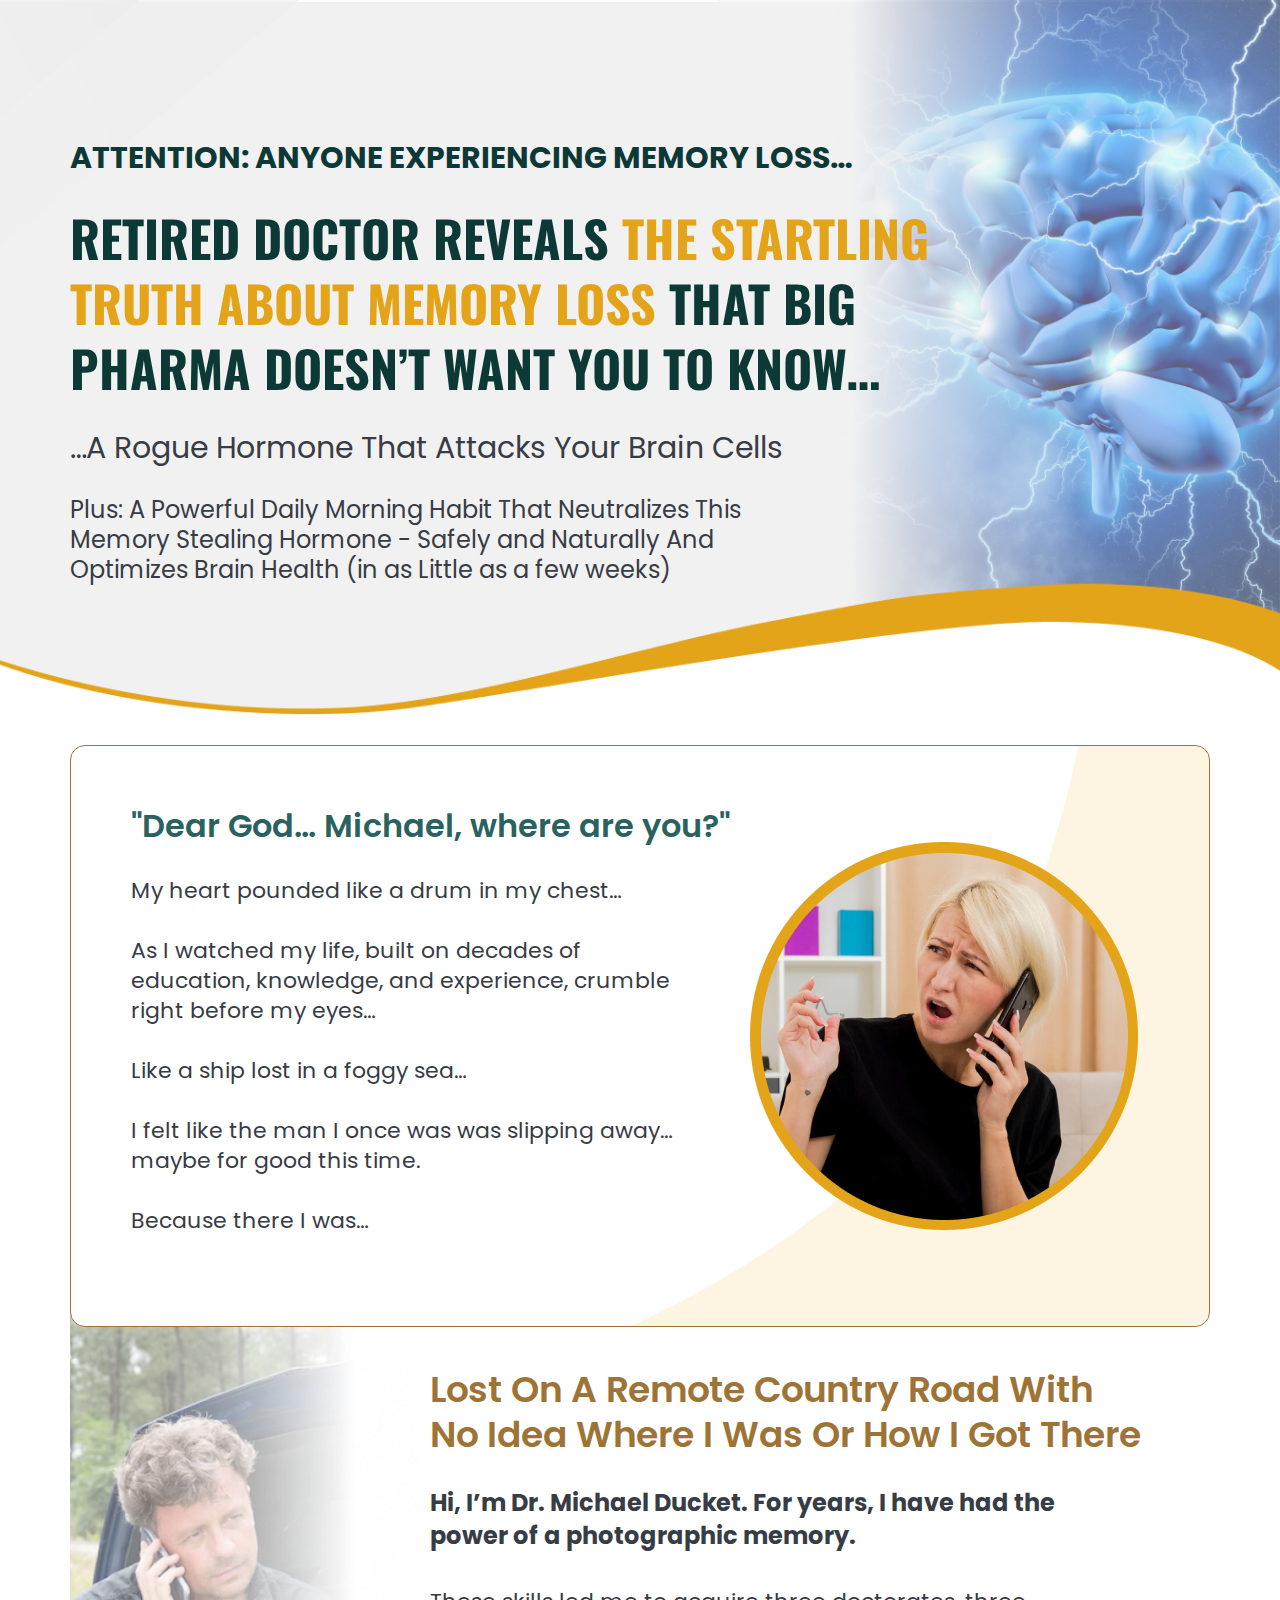
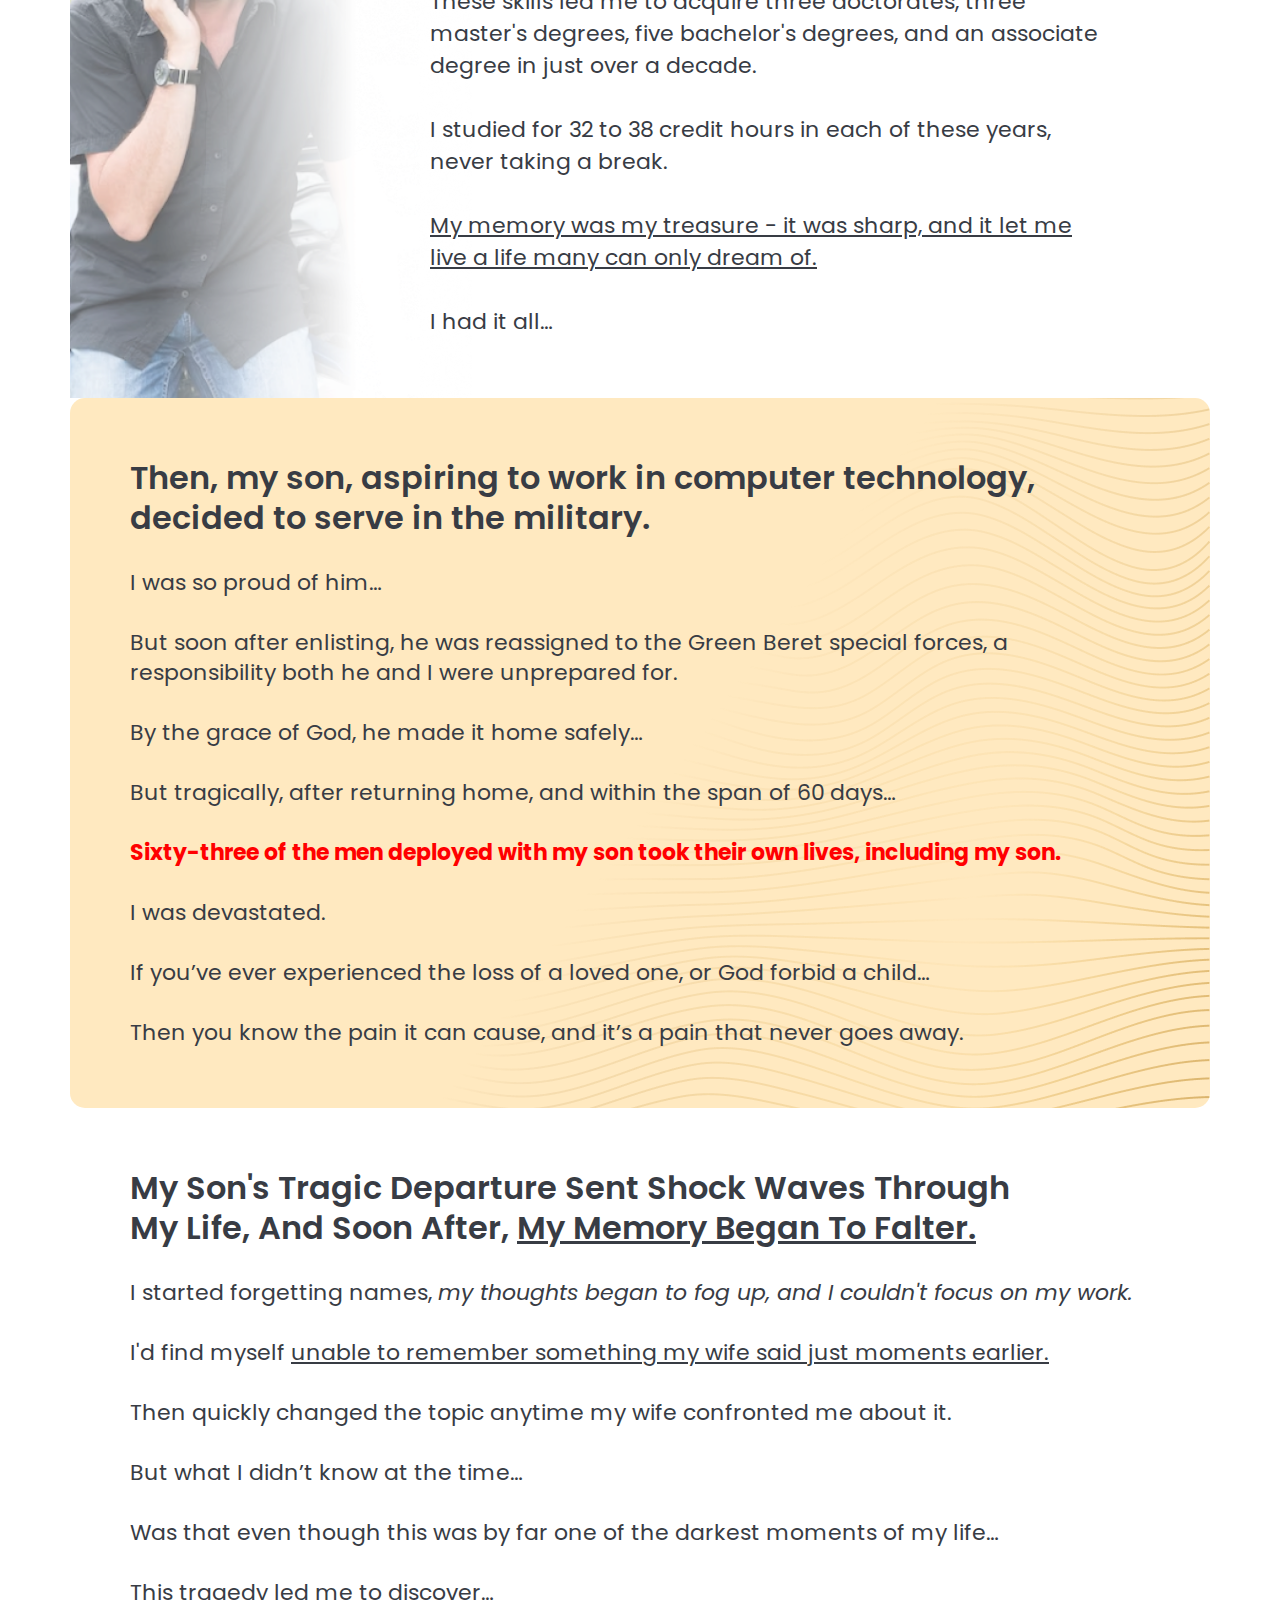
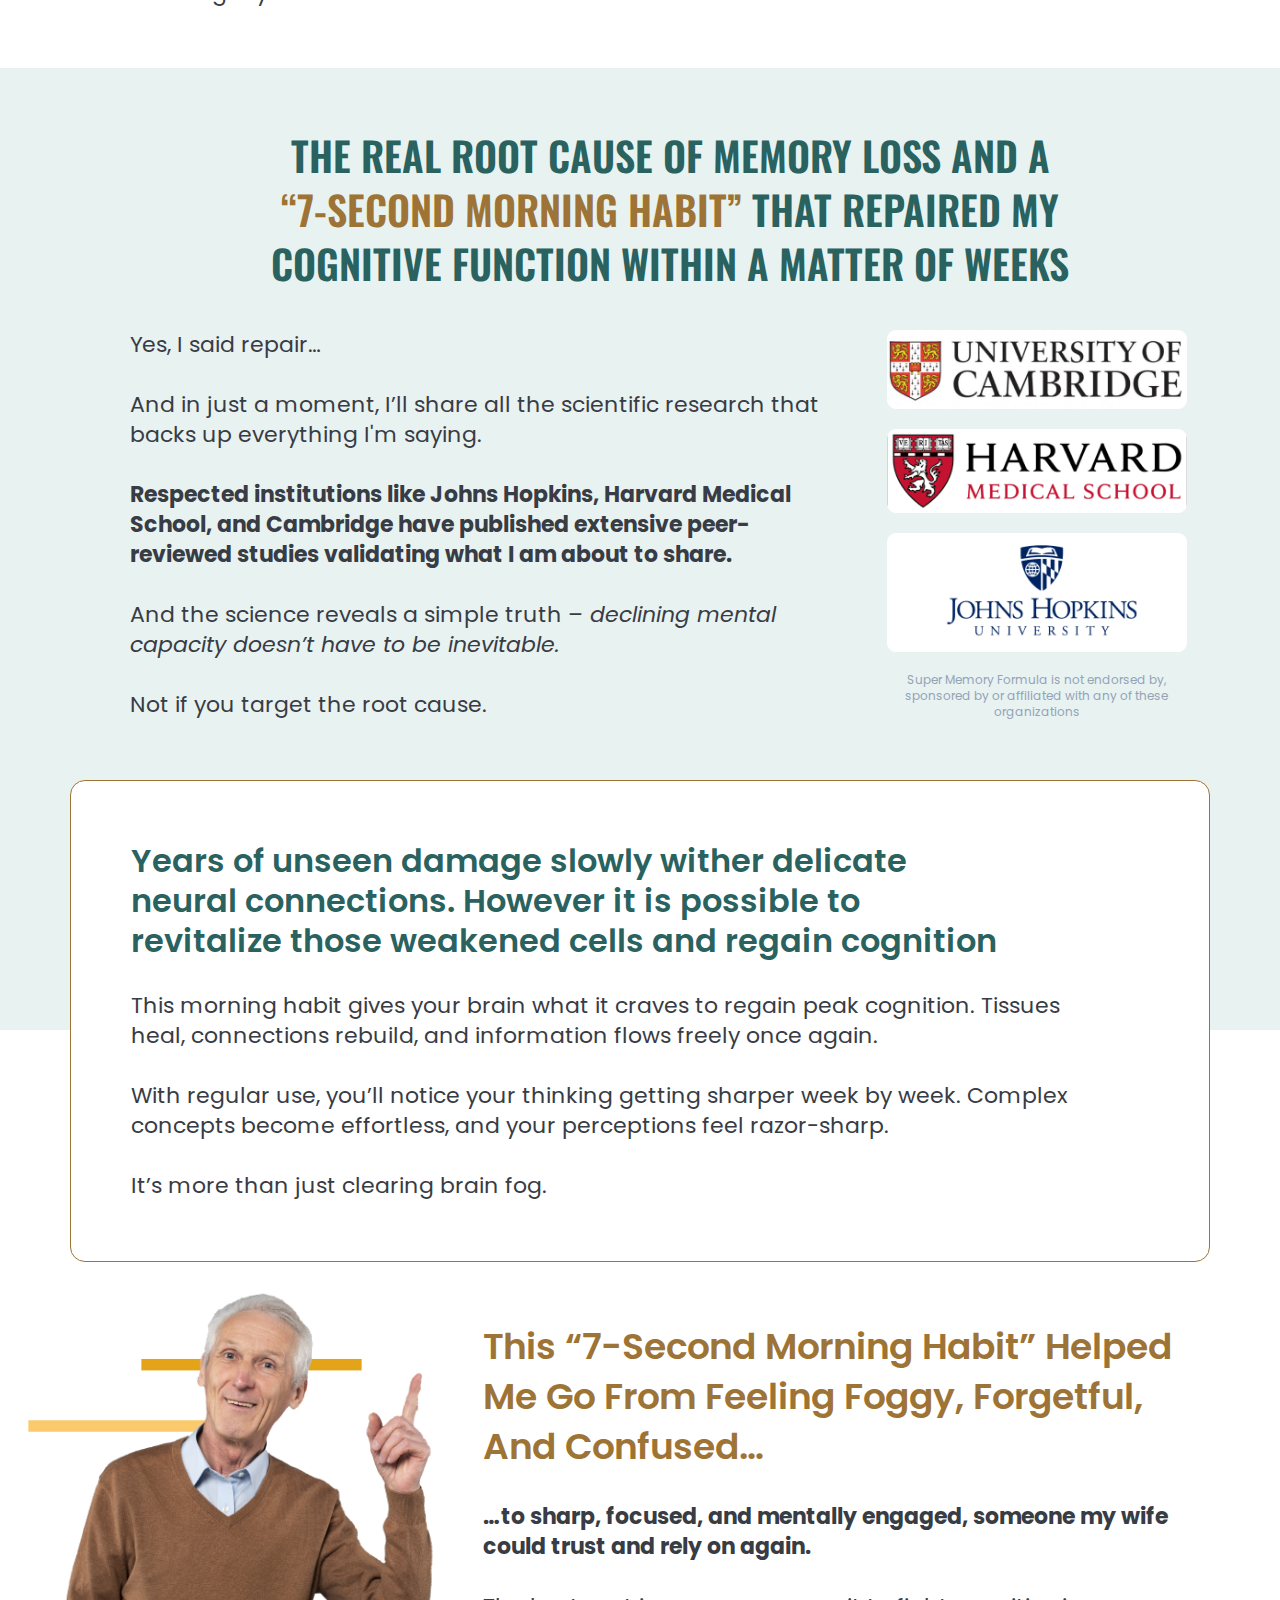
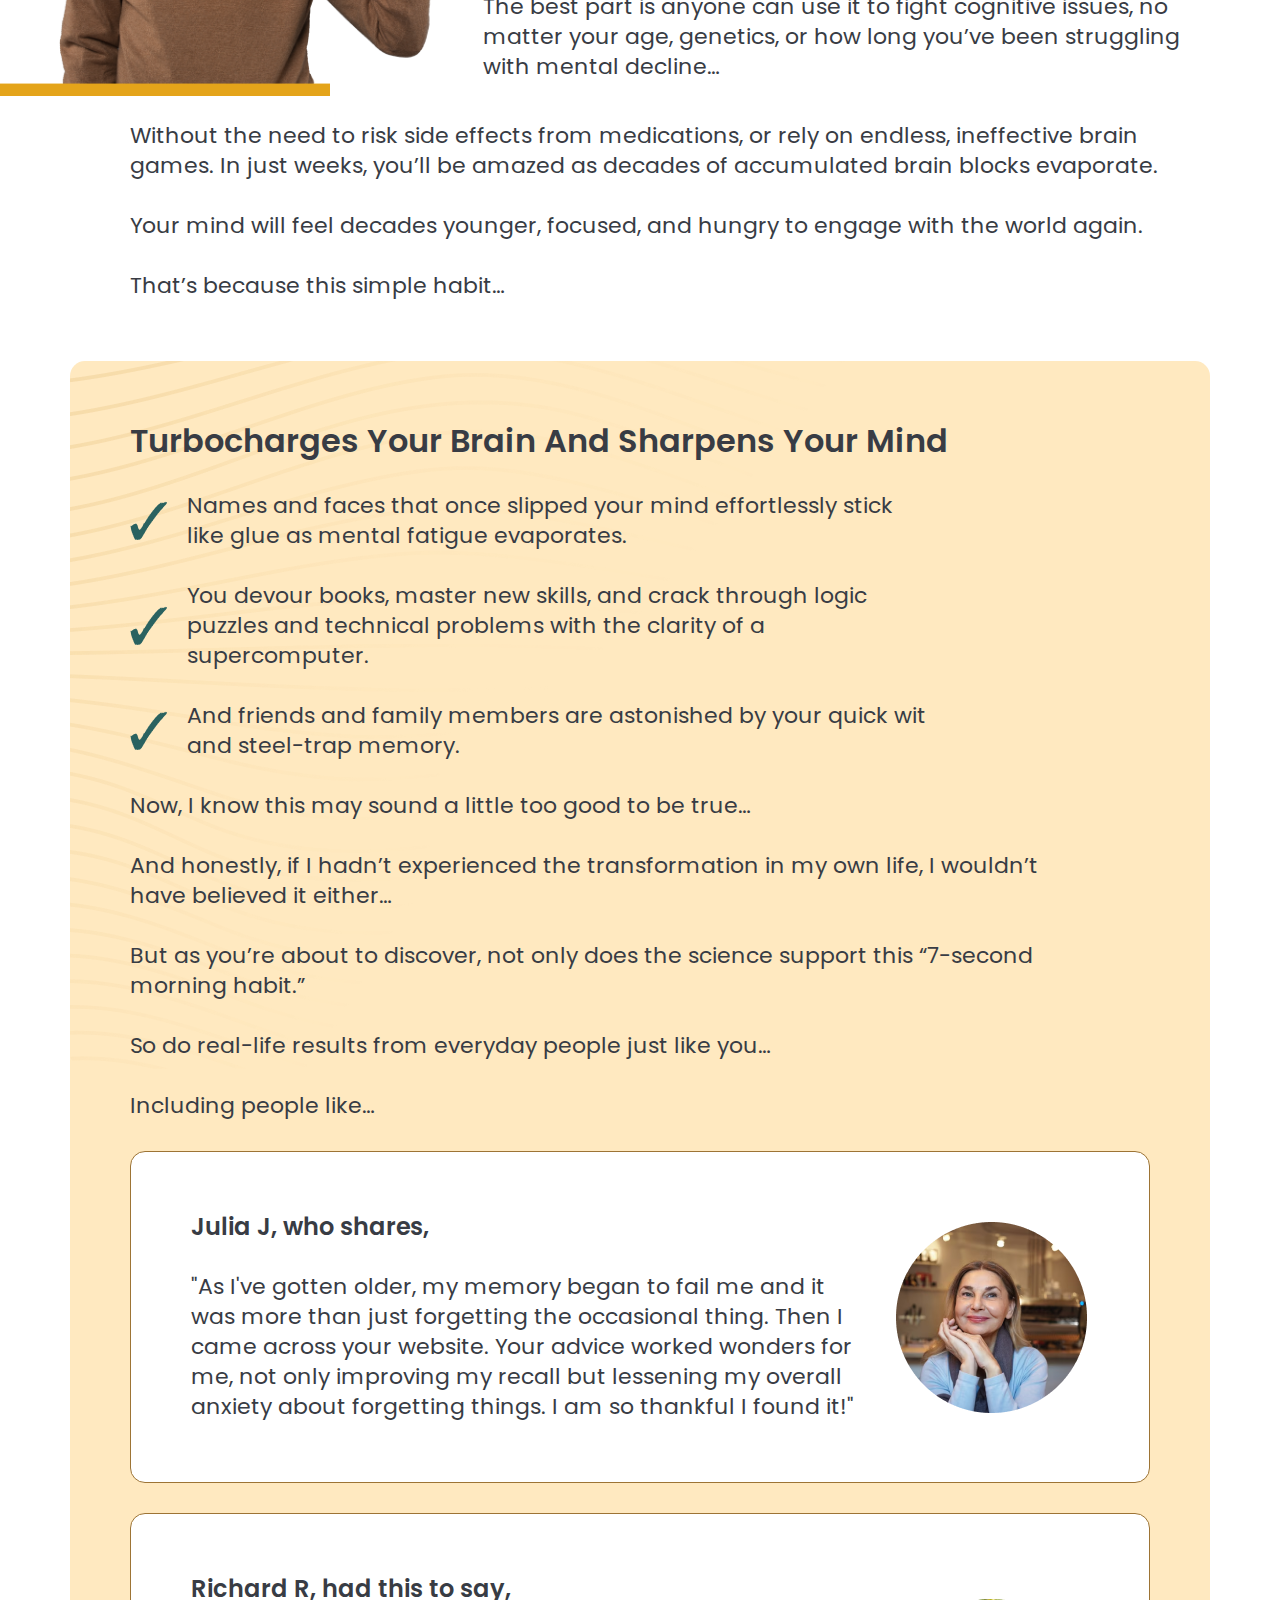
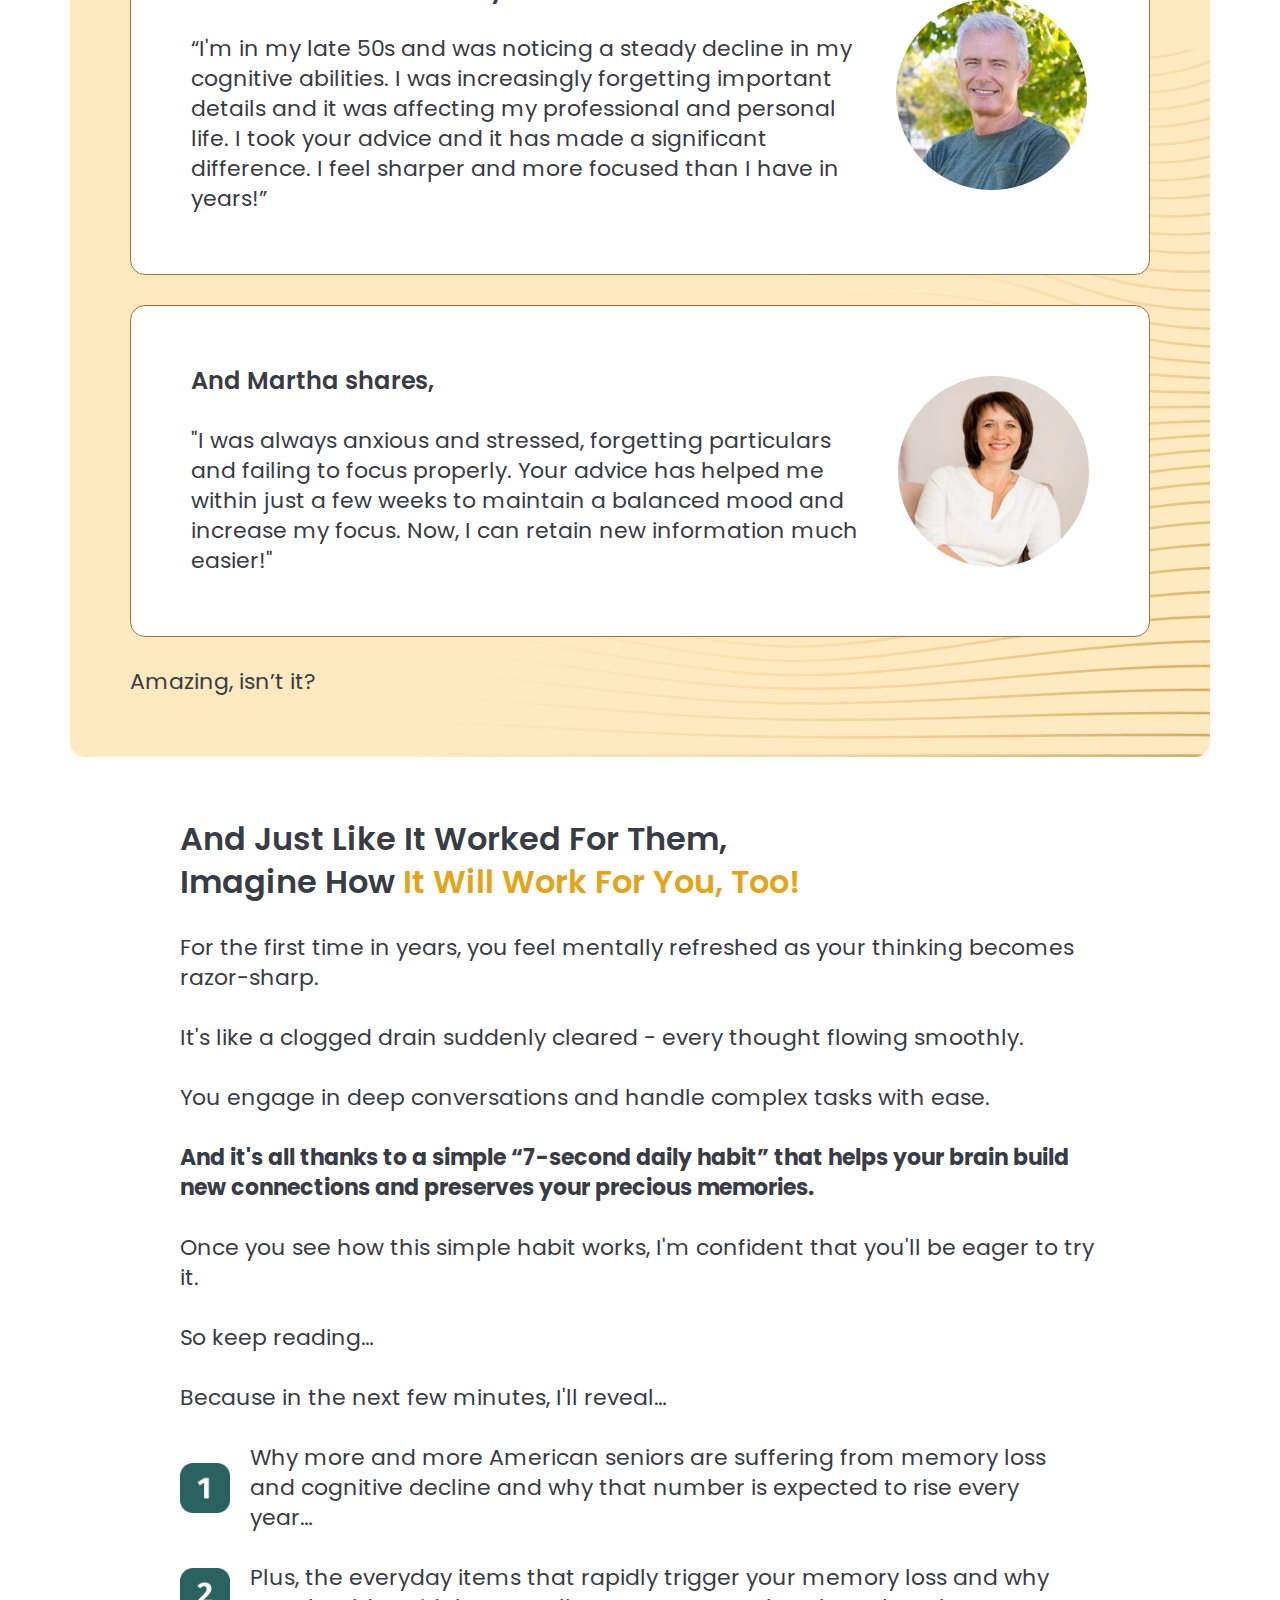
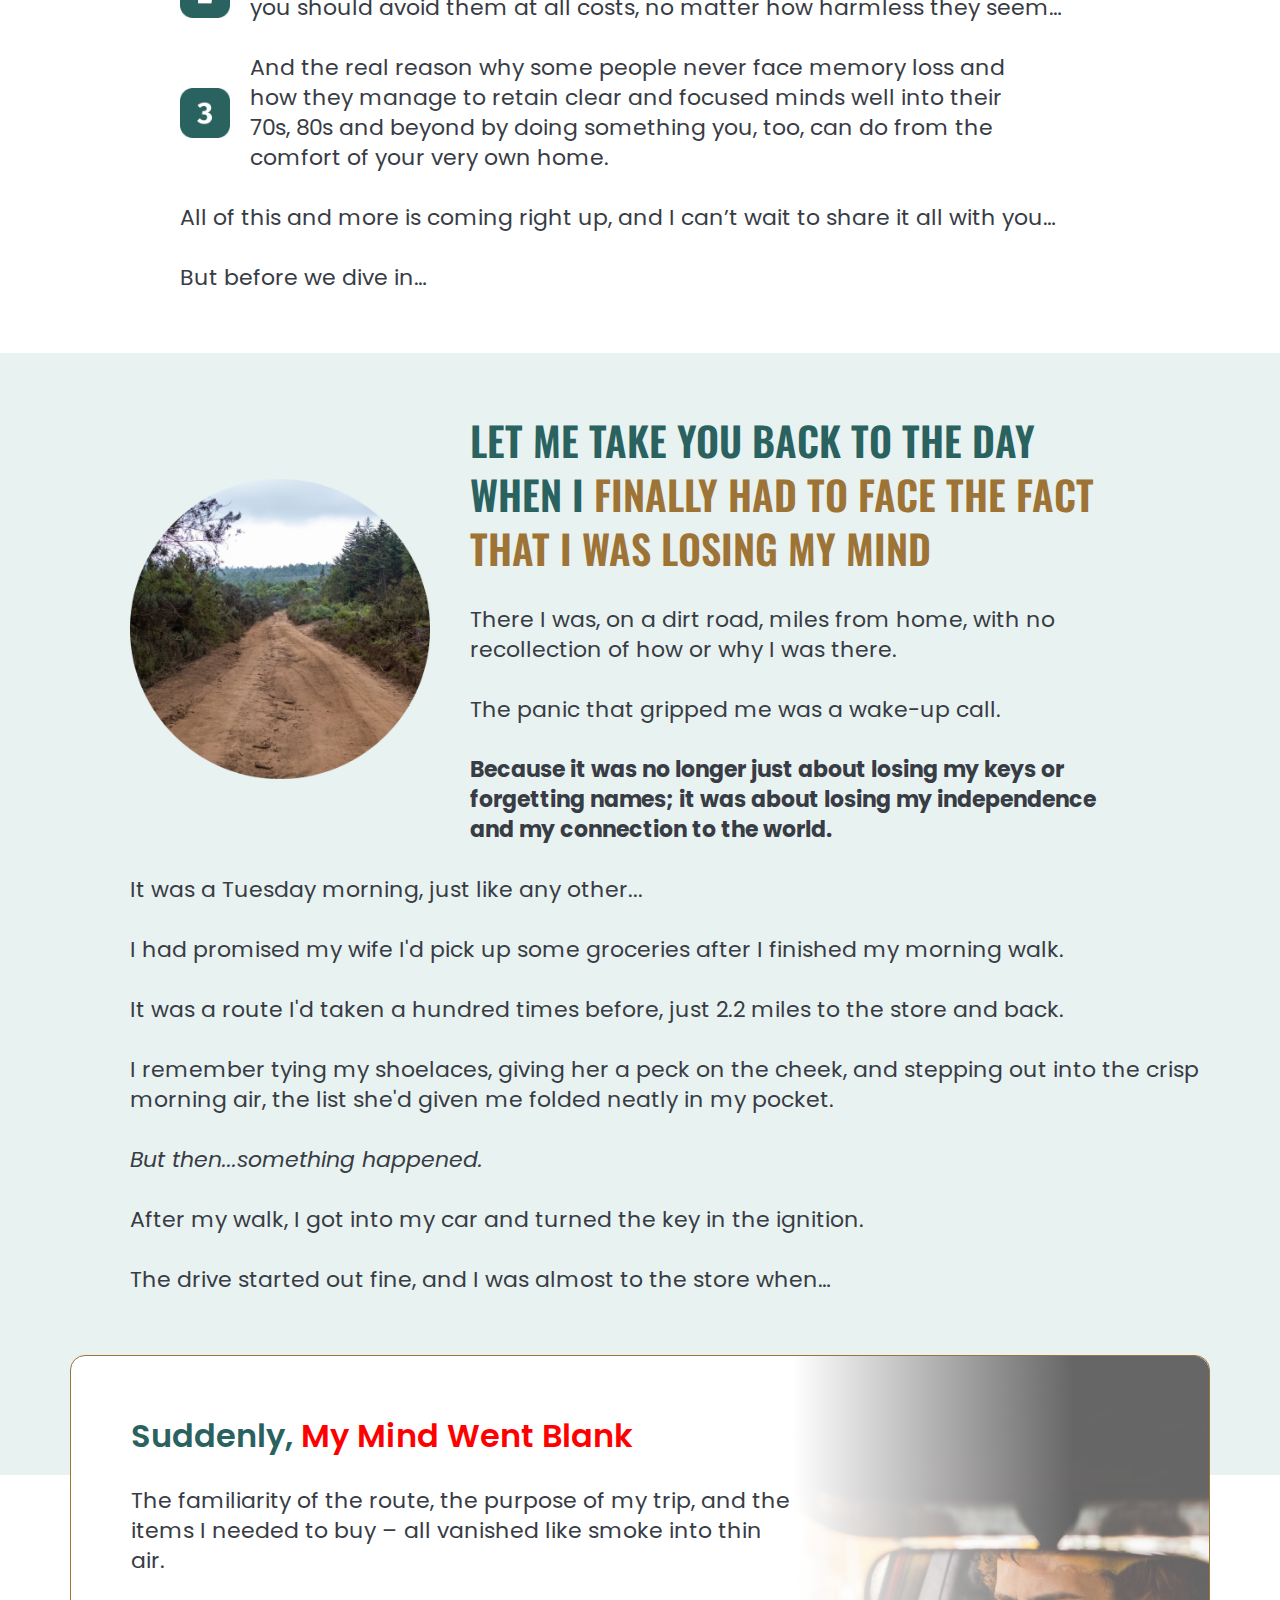
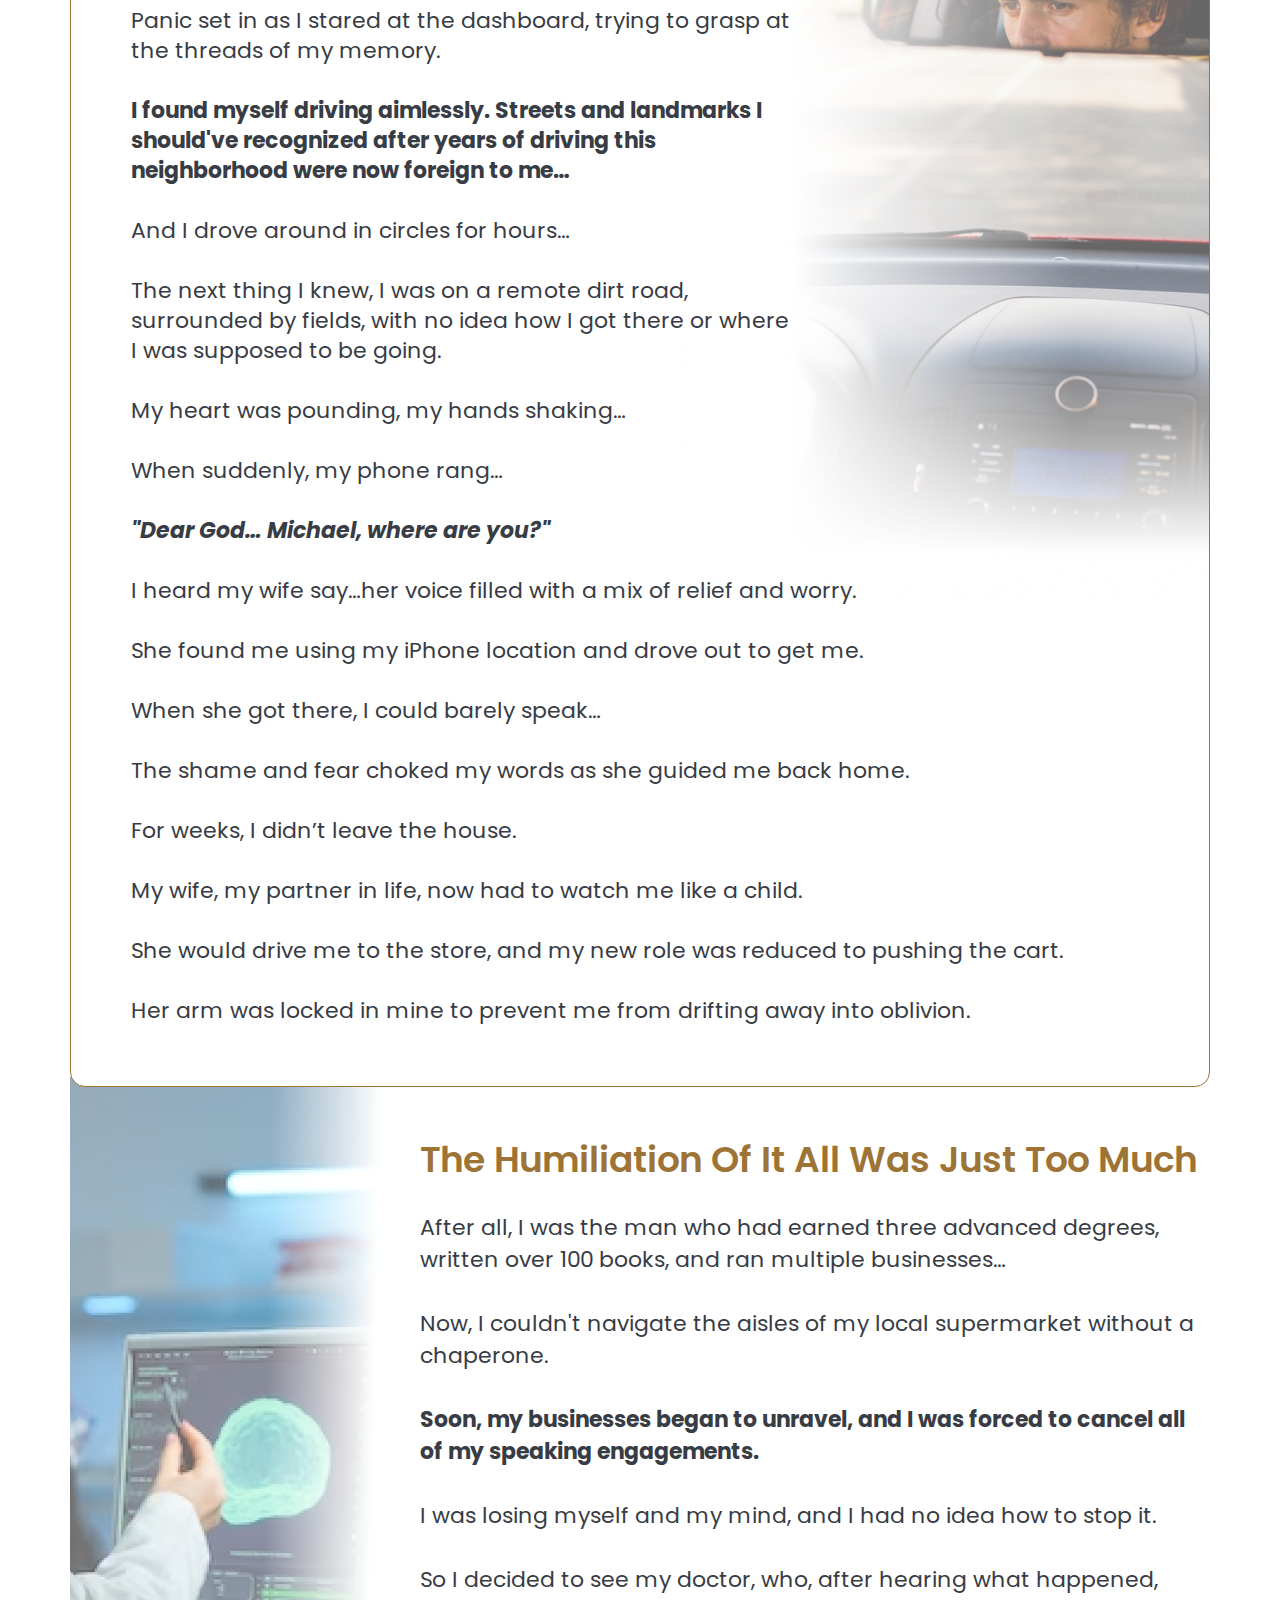
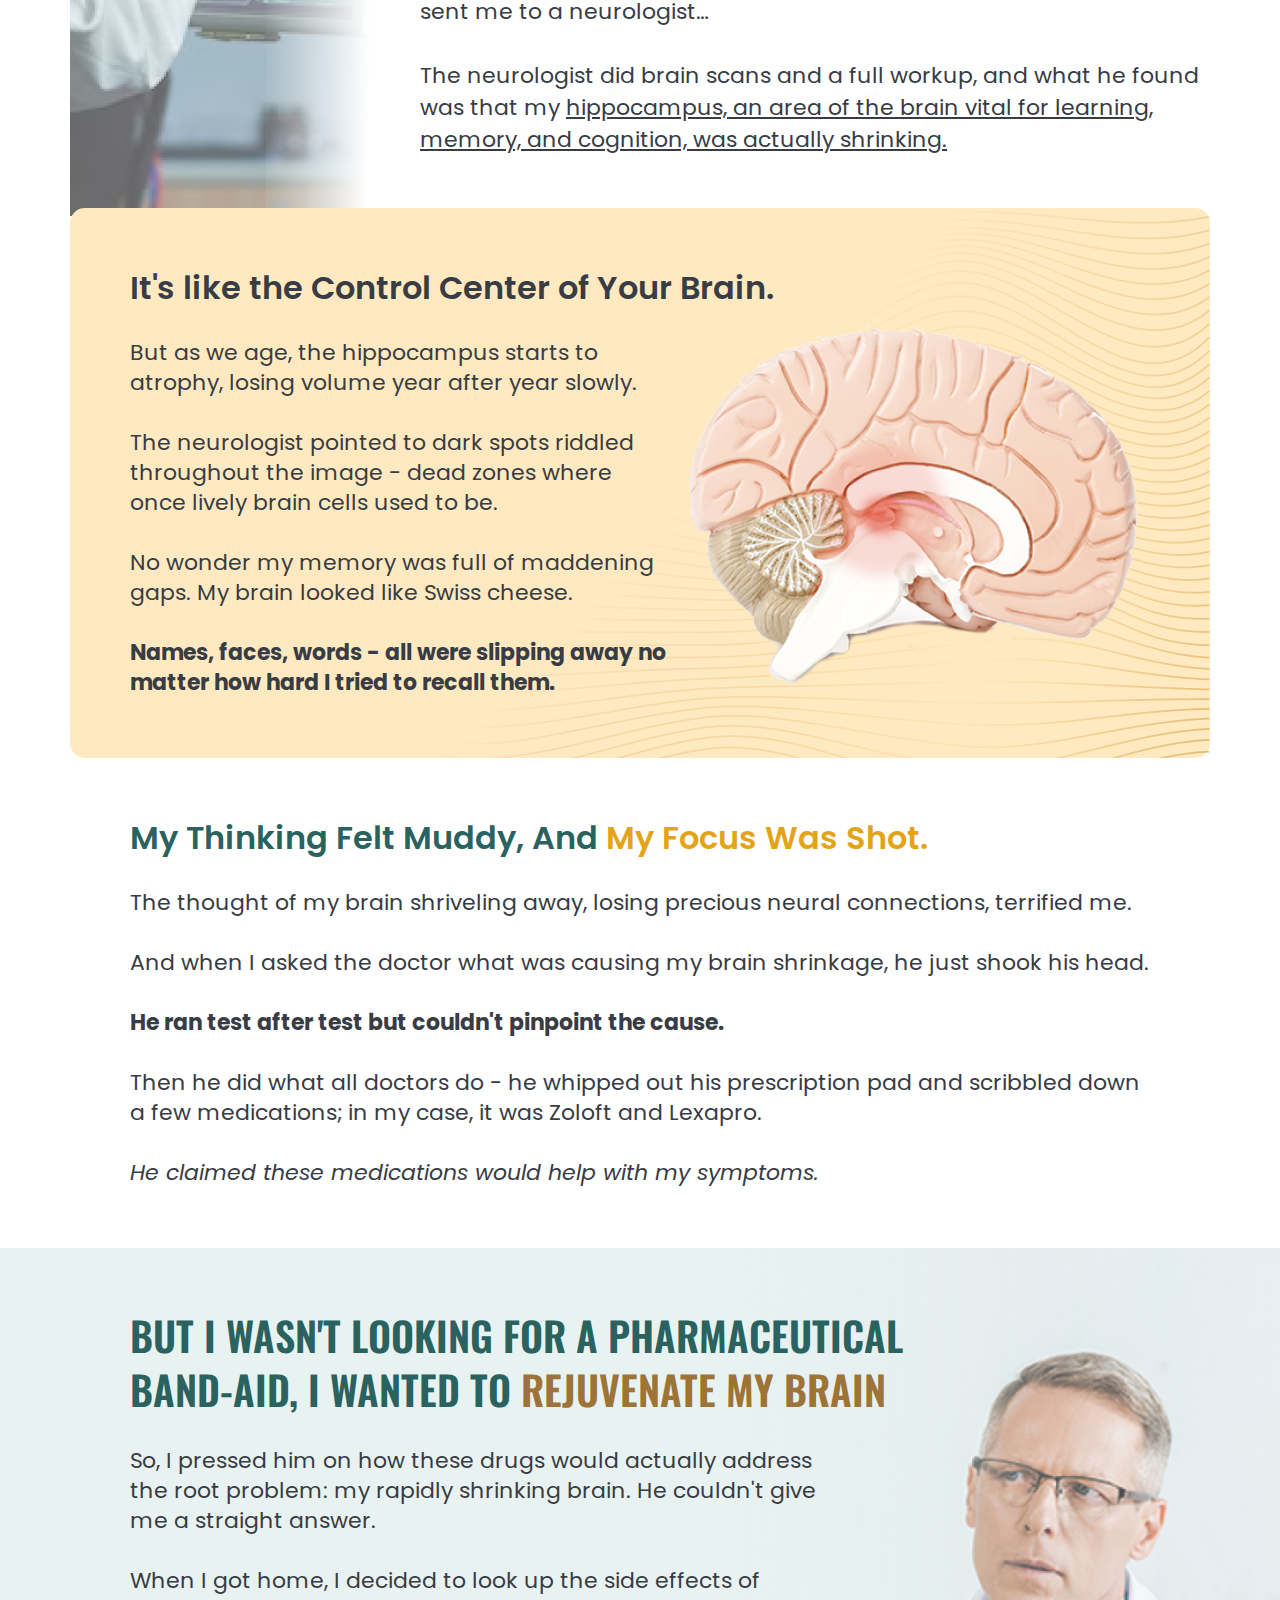
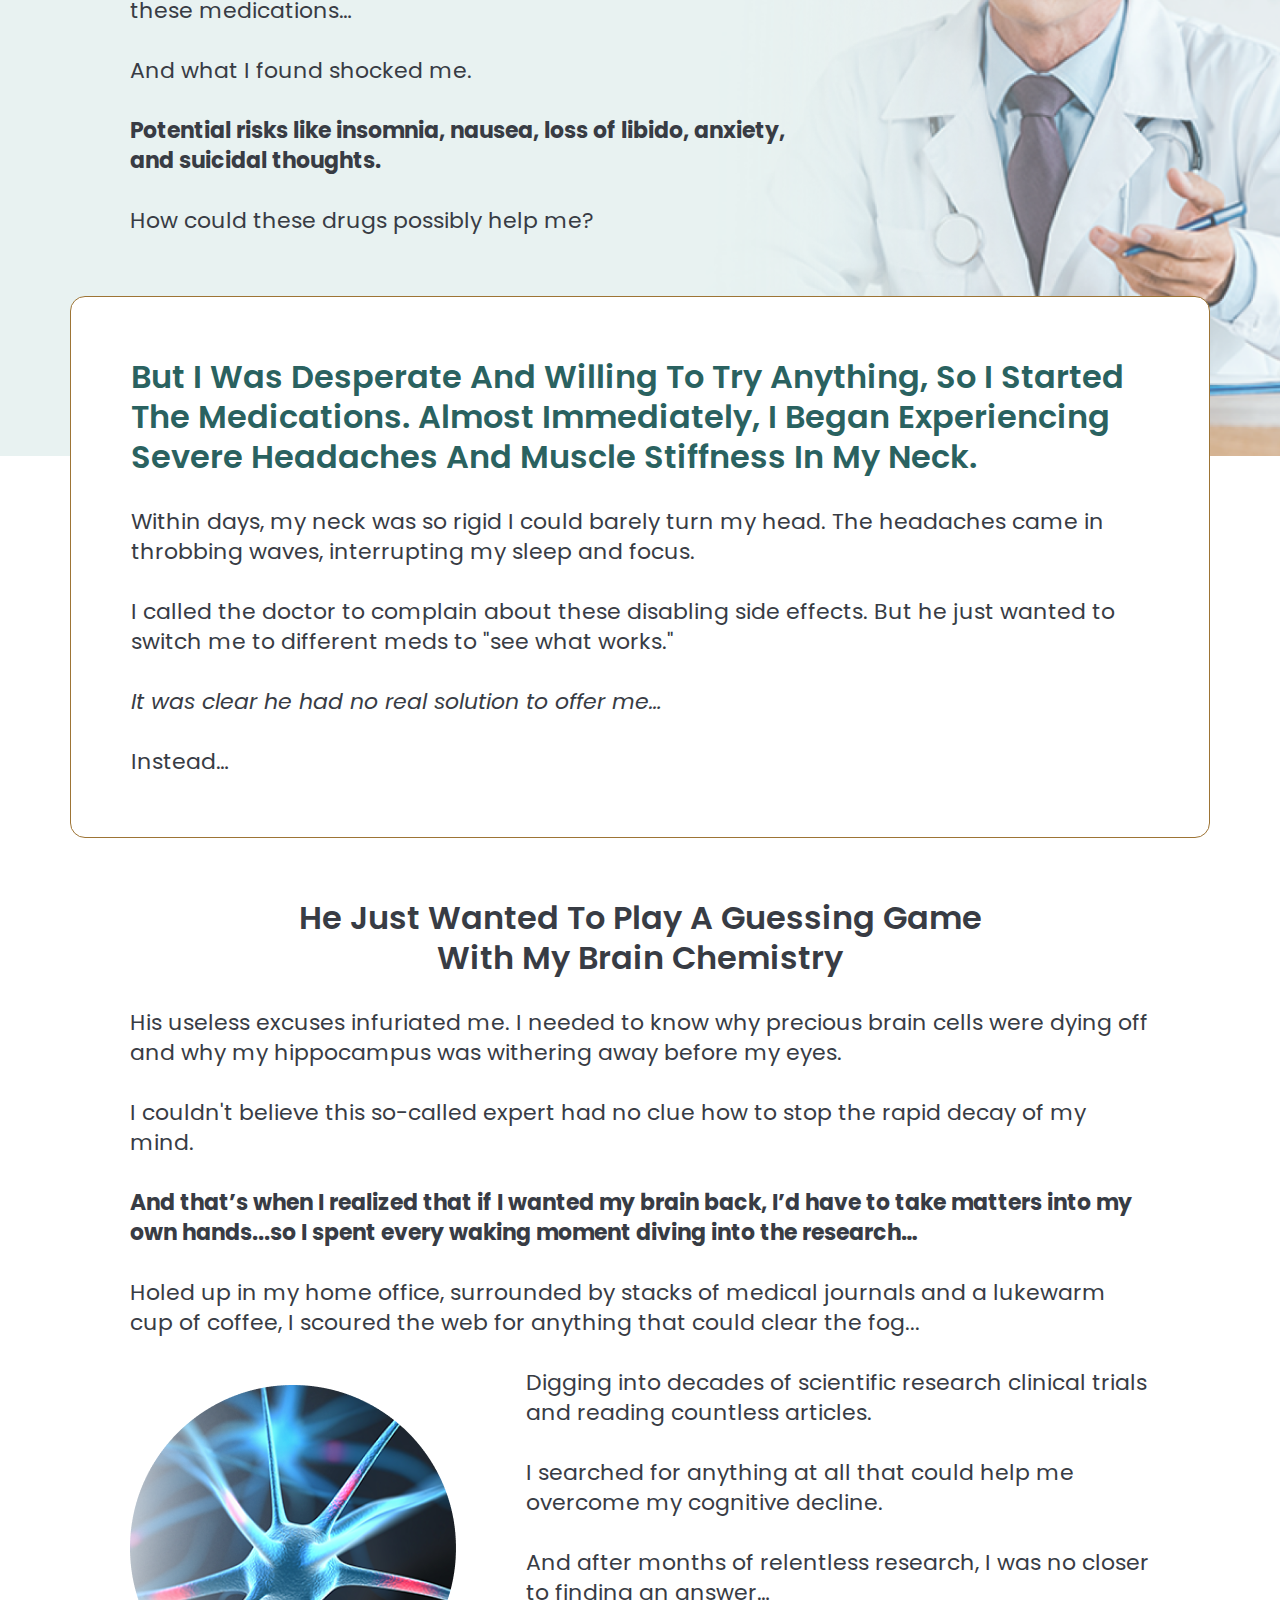
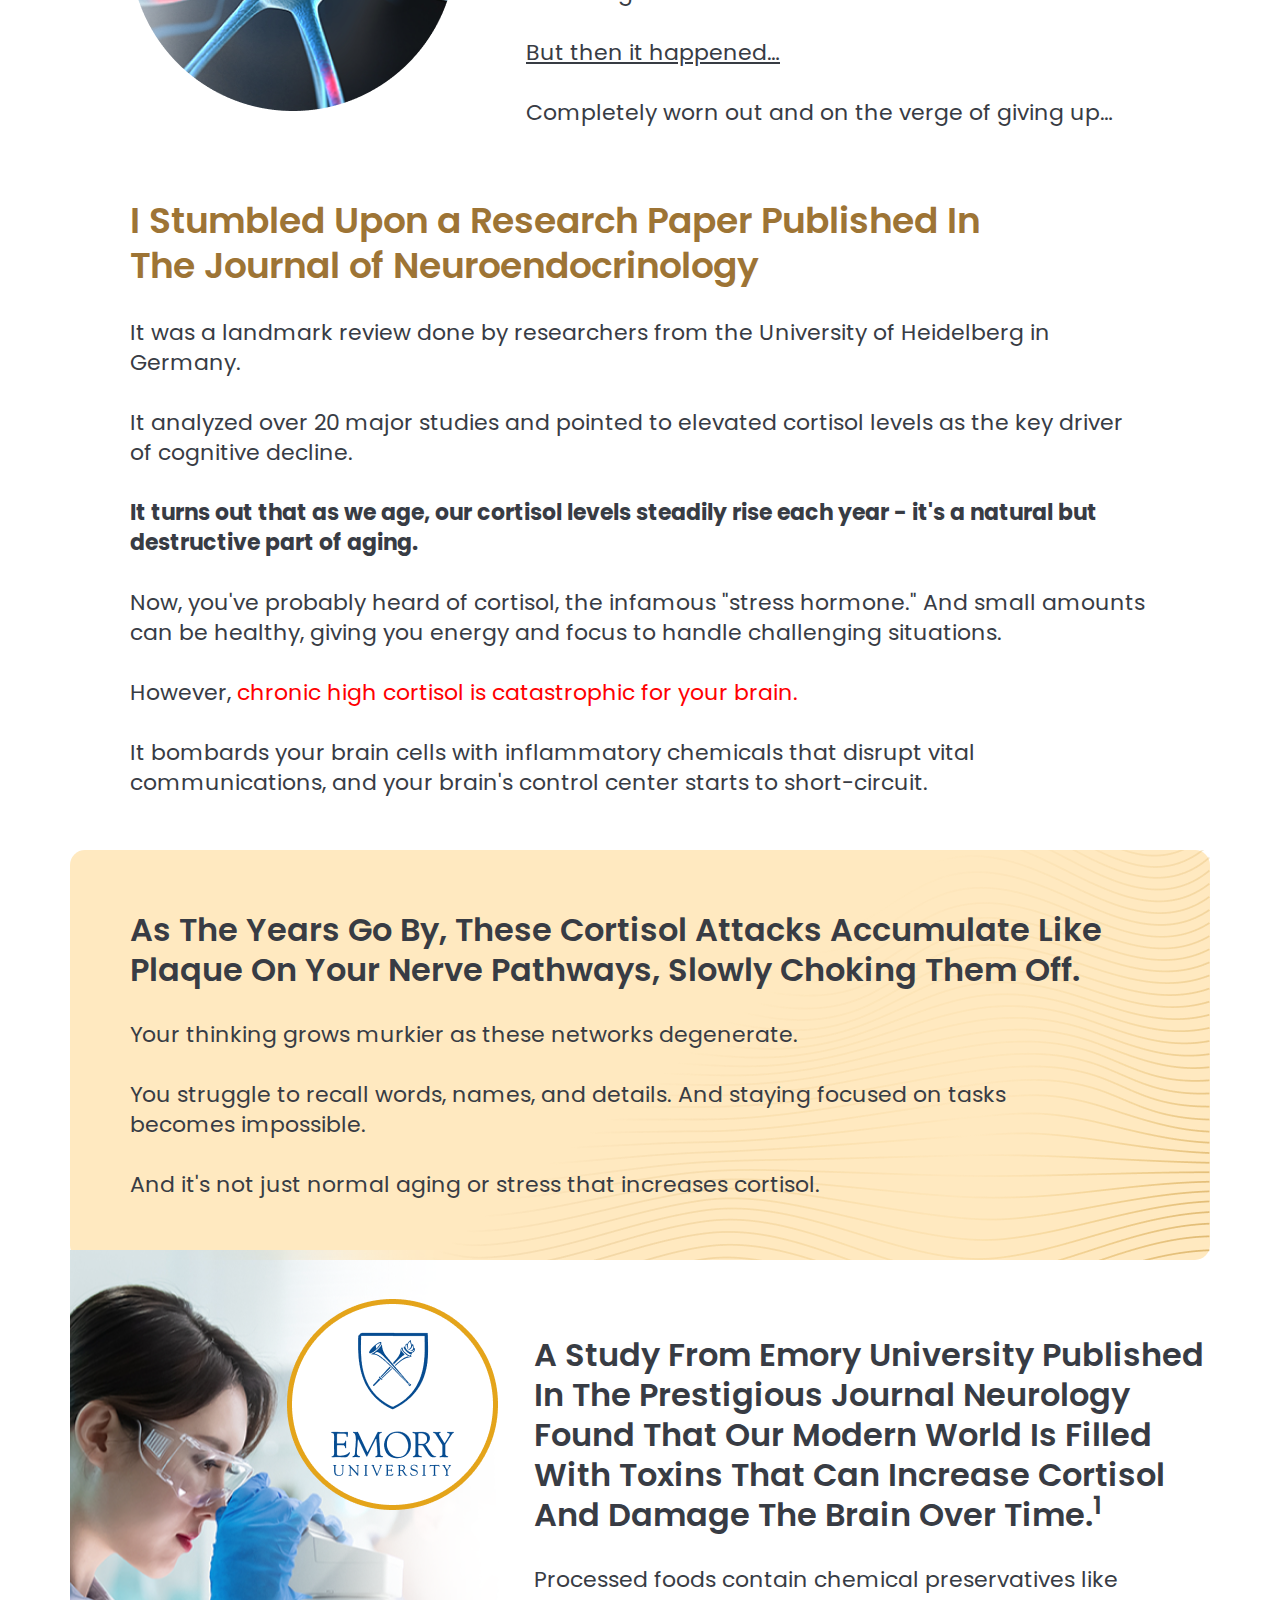
<file: public/index.html>
<!DOCTYPE html>
<html>
	<head>
		<meta charset="UTF-8" />
		<meta name="viewport" content="width=device-width, initial-scale=1.0" />
        <!-- Meta Tags -->
        <meta property="og:type" content="Website" />
        <meta property="og:title" content="Super Memory Formula" />
        <meta property="og:image" content="" />
        <meta property="og:image:alt" content="" />
        <meta property="og:description" content="This is a website description for the search engine" />
        <meta property="og:url" content="" />
        <meta property="og:site_name" content="">
        <meta name="twitter:card" content="summary_large_image" />

		<title>Super Memory Formula</title>

		<link rel="preconnect" href="https://fonts.googleapis.com" />
		<link rel="preconnect" href="https://fonts.gstatic.com" crossorigin />
		<link href="https://fonts.googleapis.com/css2?family=Inter:wght@100;200;300;400;500;600;700;800;900&family=Merriweather:ital,wght@0,300;0,400;0,700;0,900;1,300;1,400;1,700;1,900&family=Nunito+Sans:ital,opsz,wght@0,6..12,400;0,6..12,500;0,6..12,600;0,6..12,700;0,6..12,800;0,6..12,900;0,6..12,1000;1,6..12,400;1,6..12,500;1,6..12,600;1,6..12,700;1,6..12,800;1,6..12,900;1,6..12,1000&family=Nunito:ital,wght@0,200;0,300;0,400;0,500;0,600;0,700;0,800;0,900;0,1000;1,200;1,300;1,400;1,500;1,600;1,700;1,800;1,900;1,1000&family=Open+Sans:ital,wght@0,300;0,400;0,500;0,600;0,700;0,800;1,300;1,400;1,500;1,600;1,700;1,800&family=Roboto:ital,wght@0,300;0,400;0,500;0,700;0,900;1,100;1,300;1,400;1,500;1,700;1,900&family=Work+Sans:ital,wght@0,300;0,400;0,500;0,600;0,700;0,800;0,900;1,300;1,400;1,500;1,600;1,700;1,800;1,900&display=swap" rel="stylesheet"/>
		<link href="https://fonts.googleapis.com/css2?family=Poppins:ital,wght@0,100;0,200;0,300;0,400;0,500;0,600;0,700;0,800;0,900;1,100;1,200;1,300;1,400;1,500;1,600;1,700;1,800;1,900&display=swap" rel="stylesheet">
		<link href="https://fonts.googleapis.com/css2?family=Oswald:wght@200..700&display=swap" rel="stylesheet">
		
		<link href="./assets/css/style.css?v=2.4" rel="stylesheet" />
	</head>
	<body class="overflow-x-hidden md:overflow-x-auto">
		<!--TODO-->
		<!-- HEADER -->
	<!-- <div class="px-0 header-derose "> -->
		<header class="">
			<section class="">
				<div class="md:hidden flex justify-center items-center md:mt-[0px] mt-[0px]">
					<img src="./assets/img/header-m.png" class="w-[100%]" alt="sect-1">
				</div>
				<div class="head md:pb-[130px] md:p-[40px]  p-[20px] relative">
					<div class="md:max-w-[750px] xl:max-w-[1140px] md:ml-0 mx-0 xl:mx-auto ">
						<div class="md:mt-[0px] ">
							<div class="flex md:justify-start md:items-start justify-center items-center">
								<h2 class="text-custom-black-100 md:max-w-[900px] max-w-[289px] font-poppins md:text-start text-center md:text-[25px] xl:text-[30px] font-bold text-[20px] md:leading-[30px] xl:leading-[35px] leading-[25px] md:mt-[100px] mt-[0px]">
									<!-- Attention: Anyone Experiencing Memory Loss… -->
									ATTENTION: ANYONE EXPERIENCING MEMORY LOSS…
								</h2>
							</div>
							<h2 class=" md:text-[40px] xl:text-[50px] md:leading-[55px] xl:leading-[65px] md:text-start text-center text-custom-black-100 font-oswald md:max-w-[864px] font-bold text-[30px] leading-[40px] md:mt-[30px] mt-[20px]">
								<!-- Retired Doctor Reveals The Startling Truth About Memory Loss That Big Pharma Doesn’t Want You to Know… -->
								RETIRED DOCTOR REVEALS <span class="text-custom-yellow-100">THE STARTLING TRUTH ABOUT MEMORY LOSS</span> THAT BIG PHARMA DOESN’T WANT YOU TO KNOW…
							</h2>
						</div>
						<div class="flex md:justify-start md:items-start justify-center items-center">
							<h2 class="text-custom-black-101 font-poppins md:text-start text-center md:text-[25px] xl:text-[30px] md:max-w-[900px] max-w-[289px] text-[18px] md:leading-[30px] xl:leading-[35px] leading-[22px] md:mt-[30px] mt-[20px]">
								…A Rogue Hormone That Attacks Your Brain Cells
							</h2>
						</div>
						<div class="flex md:justify-start md:items-start justify-center items-center">
							<h2 class="text-custom-black-101 font-poppins md:text-start text-center md:text-[20px] xl:text-[24px] md:max-w-[717px] max-w-[332px] text-[18px] md:leading-[26px] xl:leading-[30px] leading-[22px] md:mt-[30px] mt-[20px]">
								Plus: A Powerful Daily Morning Habit That Neutralizes This Memory Stealing Hormone - Safely and Naturally And Optimizes Brain Health (in as Little as a few weeks)
							</h2>
						</div>
					</div>
				</div>
			</section>
		</header>
		<section>
			<div class=" md:px-[0px] px-[20px] md:py-[0px] py-[20px] md:mt-[30px] mt-[-20px] ">
				<div class=" md:mx-auto md:max-w-[1140px] l-1-border relative">
					<div class="s-1">
						<div class="md:p-[60px] p-[20px] ">
							<div class="flex flex-col md:flex-row items-center  md:gap-[20px] gap-[0px] ">
								<div class="md:mt-[-0px] mt-[0px] ">
									<div class="">
										<h2 class="font-poppins text-2xl text-custom-green-100 md:text-[32px] font-semibold md:leading-[40px] leading-8 ">"Dear God… Michael, where are you?"</h2>
									</div>
									<p class="text-custom-black-101 md:text-[22px] font-poppins mt-[20px] md:mt-[30px] md:max-w-[543px] text-[18px] md:leading-[30px] leading-6 ">
										My heart pounded like a drum in my chest…<br><br>
										As I watched my life, built on decades of education, knowledge, and experience, crumble right before my eyes…<br><br>
										Like a ship lost in a foggy sea…<br><br>
										I felt like the man I once was was slipping away…maybe for good this time.<br><br>
										Because there I was…<br><br>
									</p>
								</div>
								<div class="flex justify-center items-center">
									<img src="./assets/img/s-1.png" class="md:max-w-[388px] w-70" alt="sect-1">
								</div>
							</div>
						</div>
					</div>
				</div>
			</div>
		</section>
		<section>
			<div class=" md:px-[0px] px-[20px] md:py-[0px] py-[20px] mt-[-20px] ">
				<div class=" md:mx-auto md:max-w-[1140px] s-2-bg  ">
					<div class="md:mt-[-10px]">
						<div class="">
							<div class="md:py-[60px] md:ml-auto p-[0px] md:max-w-[780px]">
								<h2 class="font-poppins text-2xl text-custom-yellow-101  md:text-[36px] font-semibold md:leading-[45px] leading-[35px] md:max-w-[724px]">Lost On A Remote Country Road With No Idea Where I Was Or How I Got There</h2>
								<div class="flex">
									<p class="text-custom-black-101 md:text-[22px] md:max-w-[682px] font-poppins   text-[18px] md:leading-8 leading-6 md:mt-[30px] mt-[20px] ">
										<span class="font-bold md:text-[24px]">Hi, I’m Dr. Michael Ducket. For years, I have had the power of a photographic memory. <br><br></span>
										These skills led me to acquire three doctorates, three master's degrees, five bachelor's degrees, and an associate degree in just over a decade. <br><br>
										I studied for 32 to 38 credit hours in each of these years, never taking a break. <br><br>
										<u>My memory was my treasure - it was sharp, and it let me live a life many can only dream of.<br><br></u>
										I had it all…
									</p>
								</div>
							</div>
						</div>
					</div>
				</div>
			</div>
		</section>
		<section>
			<div class="md:px-[0px] px-[20px] md:py-[0px] py-[20px] md:mt-[0px] mt-[-20px] ">
				<div class=" md:mx-auto md:max-w-[1140px] s-3-bg">
					<div class="s-3-bg-1">
						<div class="md:p-[60px] p-[20px]">
							<div class="md:gap-[40px] gap-[10px]">
								<div class="">
									<div class="">
										<h2 class="font-poppins text-2xl text-custom-black-101 md:text-[32px] font-semibold md:leading-[40px] leading-8 ">Then, my son, aspiring to work in computer technology, decided to serve in the military. </h2>
									</div>
									<p class="text-custom-black-101 md:text-[22px] font-poppins mt-[20px] md:mt-[30px] md:max-w-[960px] text-[18px] md:leading-[30px] leading-6 ">
										I was so proud of him…<br><br>
										But soon after enlisting, he was reassigned to the Green Beret special forces, a responsibility both he and I were unprepared for. <br><br>
										By the grace of God, he made it home safely…<br><br>
										But tragically, after returning home, and within the span of 60 days…<br><br>
										<span class="text-custom-red-101 font-bold">Sixty-three of the men deployed with my son took their own lives, including my son.</span><br><br>
										I was devastated.<br><br>
										If you’ve ever experienced the loss of a loved one, or God forbid a child…<br><br>
										Then you know the pain it can cause, and it’s a pain that never goes away.
									</p>
								</div>
							</div>
						</div>
					</div>
				</div>
			</div>
		</section>
		<section>
			<div class="md:px-[0px] px-[20px] md:py-[0px] py-[20px] md:mt-[0px] mt-[-20px] ">
				<div class=" md:mx-auto md:max-w-[1140px] ">
					<div class="">
						<div class="md:p-[60px] p-[0px]">
							<div class="md:gap-[40px] gap-[10px]">
								<div class="">
									<div class="">
										<h2 class="font-poppins text-2xl text-custom-black-101 md:text-[32px] font-semibold md:leading-[40px] md:max-w-[884px] leading-8 ">My Son's Tragic Departure Sent Shock Waves Through My Life, And Soon After, <u>My Memory Began To Falter.</u>  </h2>
									</div>
									<p class="text-custom-black-101 md:text-[22px] font-poppins mt-[20px] md:mt-[30px] md:max-w-[1080px] text-[18px] md:leading-[30px] leading-6 ">
										I started forgetting names, <i>my thoughts began to fog up, and I couldn't focus on my work.</i><br><br>
										I'd find myself <span class="underline">unable to remember something my wife said just moments earlier.</span><br><br>
										Then quickly changed the topic anytime my wife confronted me about it.<br><br>
										But what I didn’t know at the time…<br><br>
										Was that even though this was by far one of the darkest moments of my life…<br><br>
										This tragedy led me to discover…
									</p>
								</div>
							</div>
						</div>
					</div>
				</div>
			</div>
		</section>
		<section>
			<div class=" md:px-[0px] px-[20px] md:py-[0px] py-[20px] bg-custom-green-101 md:pb-[250px] pb-[250px]">
				<div class=" md:mx-auto md:max-w-[1140px]">
					<div class="">
						<div class="md:pl-[60px] md:py-[60px] p-[0px]">
							<div class="flex justify-center items-center">
								<h2 class="font-oswald text-2xl text-custom-green-100 md:text-[40px] text-center font-semibold md:leading-[54px] leading-8 md:max-w-[810px]">
									<!-- The Real Root Cause Of Memory Loss And A “7-Second Morning Habit” That Restored My Cognitive Function Within a Matter of Weeks -->
									THE REAL ROOT CAUSE OF MEMORY LOSS AND A <span class="text-custom-yellow-101">“7-SECOND MORNING HABIT”</span> THAT REPAIRED MY COGNITIVE FUNCTION WITHIN A MATTER OF WEEKS
								</h2>
							</div>
							<div class="flex flex-col-reverse md:flex-row items-center mt-[20px] md:mt-[40px] md:gap-[40px] gap-[10px]">
								<div class="md:mt-[-0px] mt-[0px]">
									<p class="text-custom-black-101 md:text-[22px] font-poppins  md:max-w-[704px] text-[18px] md:leading-[30px] leading-6 ">
										Yes, I said repair…<br><br>
										And in just a moment, I’ll share all the scientific research that backs up everything I'm saying.<br><br>
										<span class="font-bold">Respected institutions like Johns Hopkins, Harvard Medical School, and Cambridge have published extensive peer-reviewed studies validating what I am about to share.</span><br><br>
										And the science reveals a simple truth – <i>declining mental capacity doesn’t have to be inevitable.</i> <br><br>
										Not if you target the root cause.
									</p>
								</div>
								<div class=" flex flex-col justify-center items-center md:gap-[20px] gap-[15px]">
									<div class="flex md:flex-col flex-row md:gap-[20px] gap-[10px]"><img src="./assets/img/s-6-1.png" class="md:max-w-[300px] max-w-[140px] w-70 wp-100" alt="sect-1">
									<img src="./assets/img/s-6-2.png" class="md:max-w-[300px] max-w-[140px] w-70 wp-100" alt="sect-1">
									<img src="./assets/img/s-6-3.png" class="md:max-w-[300px] max-w-[140px] w-70 wp-100" alt="sect-1"></div>
									<p class="w-[325px] text-center text-slate-400 text-xs font-normal font-poppins">Super Memory Formula is not endorsed by, sponsored by or affiliated with any of these organizations</p>
								</div>
							</div>
						</div>
					</div>
				</div>
			</div>
		</section>
		<section>
			<div class=" md:px-[0px] px-[20px] md:py-[0px] py-[20px]  md:mt-[-250px] mt-[-250px] ">
				<div class=" md:mx-auto md:max-w-[1140px]">
					<div class="l-1-border  relative">
						<div class="md:p-[60px] p-[20px] ">
							<div class="">
								<div class="md:mt-[-0px] mt-[0px]">
									<div class="">
										<h2 class="font-poppins text-2xl text-custom-green-100 md:text-[32px] font-semibold md:leading-[40px] md:max-w-[884px] leading-8 ">Years of unseen damage slowly wither delicate neural connections. However it is possible to revitalize those weakened cells and regain cognition</h2>
									</div>
									<p class="text-custom-black-101 md:text-[22px] font-poppins mt-[14px] md:mt-[30px] md:max-w-[960px] text-[18px] md:leading-[30px] leading-6 ">
										This morning habit gives your brain what it craves to regain peak cognition. Tissues heal, connections rebuild, and information flows freely once again.<br><br>
										With regular use, you’ll notice your thinking getting sharper week by week. Complex concepts become effortless, and your perceptions feel razor-sharp.<br><br>
										It’s more than just clearing brain fog.
									</p>
								</div>
							</div>
						</div>
					</div>
				</div>
			</div>
		</section>
		<section>
			<div class=" md:px-[0px] px-[20px] md:py-[0px] py-[20px]  md:mt-[0px] mt-[-2px]">
				<div class=" md:mx-auto md:max-w-[1140px]">
					<div class="">
						<div class=" md:py-[60px] p-[0px]">
							<div class="flex flex-col-reverse md:flex-row md:gap-[40px] gap-[10px]">
								<div class=" flex justify-center items-center ">
									<img src="./assets/img/s-7.png" class="md:max-w-[520px] w-70 md:mt-[-78px] md:ml-[-147px]" alt="sect-1">
								</div>
								<div class="md:mt-[-0px] mt-[0px]">
									<h2 class="font-poppins text-2xl text-custom-yellow-101  md:text-[36px] font-semibold md:leading-[50px] leading-[35px] md:max-w-[724px]">This “7-Second Morning Habit” Helped Me Go From Feeling Foggy, Forgetful, And Confused…</h2>
									<p class="text-custom-black-101 md:text-[22px] font-poppins mt-[20px] md:mt-[30px] md:max-w-[704px] text-[18px] md:leading-[30px] leading-6 ">
										<span class="font-bold">…to sharp, focused, and mentally engaged, someone my wife could trust and rely on again.</span><br><br>
										The best part is anyone can use it to fight cognitive issues, no matter your age, genetics, or how long you’ve been struggling with mental decline…
									</p>
								</div>
							</div>
							<div class="md:pl-[60px]">
								<div class="">
									<div class="md:mt-[-0px] mt-[0px]">
										<p class="text-custom-black-101 md:text-[22px] font-poppins mt-[20px] md:mt-[25px] md:max-w-[1081px] text-[18px] md:leading-[30px] leading-6 ">
											Without the need to risk side effects from medications, or rely on endless, ineffective brain games. In just weeks, you’ll be amazed as decades of accumulated brain blocks evaporate. <br><br>
											Your mind will feel decades younger, focused, and hungry to engage with the world again.<br><br>
											That’s because this simple habit…
										</p>
									</div>
								</div>
							</div>
						</div>
					</div>
				</div>
			</div>
		</section>
		<section>
			<div class="md:px-[0px] px-[20px] md:py-[0px] py-[20px] md:mt-[0px] mt-[-20px] ">
				<div class=" md:mx-auto md:max-w-[1140px] s-3-bg">
					<div class="s-8-bg-1">
						<div class="md:p-[60px] p-[20px] s-8-bg-2">
							<div class="md:gap-[40px] gap-[10px]">
								<div class="">
									<div class="">
										<h2 class="font-poppins text-2xl text-custom-black-101 md:text-[32px] font-semibold md:leading-[40px] leading-8 ">Turbocharges Your Brain And Sharpens Your Mind</h2>
									</div>
									<div class="flex md:gap-[20px] gap-[20px] mt-[20px] md:mt-[30px]">
										<div class=" flex justify-center items-center ">
											<img src="./assets/img/g-check.png" class="md:max-w-[50px] max-w-[30px] " alt="sect-1">
										</div>
										<div>
											<p class="text-custom-black-101 md:text-[22px] font-poppins md:max-w-[740px] text-[18px] md:leading-[30px] leading-6 ">
												Names and faces that once slipped your mind effortlessly stick like glue as mental fatigue evaporates.
											</p>
										</div>
									</div>
									<div class="flex md:gap-[20px] gap-[20px] mt-[20px] md:mt-[30px]">
										<div class=" flex justify-center items-center ">
											<img src="./assets/img/g-check.png" class="md:max-w-[50px] max-w-[30px] " alt="sect-1">
										</div>
										<div>
											<p class="text-custom-black-101 md:text-[22px] font-poppins md:max-w-[754px] text-[18px] md:leading-[30px] leading-6 ">
												You devour books, master new skills, and crack through logic puzzles and technical problems with the clarity of a supercomputer.
											</p>
										</div>
									</div>
									<div class="flex  md:gap-[20px] gap-[20px] mt-[20px] md:mt-[30px]">
										<div class=" flex justify-center items-center ">
											<img src="./assets/img/g-check.png" class="md:max-w-[50px] max-w-[30px]" alt="sect-1">
										</div>
										<div>
											<p class="text-custom-black-101 md:text-[22px] font-poppins md:max-w-[754px] text-[18px] md:leading-[30px] leading-6 ">
												And friends and family members are astonished by your quick wit and steel-trap memory.
											</p>
										</div>
									</div>
									<p class="text-custom-black-101 md:text-[22px] font-poppins mt-[20px] md:mt-[30px] md:max-w-[968px] text-[18px] md:leading-[30px] leading-6 ">
										Now, I know this may sound a little too good to be true…<br><br>
										And honestly, if I hadn’t experienced the transformation in my own life, I wouldn’t have believed it either…<br><br>
										But as you’re about to discover, not only does the science support this “7-second morning habit.”<br><br>
										So do real-life results from everyday people just like you…<br><br>
										Including people like…
									</p>
									<div class="l-2-border mt-[20px] md:mt-[30px]">
										<div class="md:p-[60px] p-[20px]">
											<div class="flex flex-col-reverse md:flex-row items-center  md:gap-[30px] gap-[20px]">
												<div class="md:mt-[-0px] mt-[0px]">
													<div class="">
														<h2 class="font-poppins text-[20px] text-custom-black-101 md:text-[24px] font-semibold md:leading-[30px] leading-7 md:text-start text-center">Julia J, who shares,</h2>
													</div>
													<p class="text-custom-black-101 md:text-[22px] font-poppins mt-[20px] md:mt-[30px] md:max-w-[675px] text-[18px] md:leading-[30px] leading-6 ">
														"As I've gotten older, my memory began to fail me and it was more than just forgetting the occasional thing. Then I came across your website. Your advice worked wonders for me, not only improving my recall but lessening my overall anxiety about forgetting things. I am so thankful I found it!"
													</p>
												</div>
												<div class="flex justify-center items-center">
													<img src="./assets/img/s-9-1.png" class="md:max-w-[191px]" alt="sect-1">
												</div>
											</div>
										</div>
									</div>
									<div class="l-2-border mt-[20px] md:mt-[30px]">
										<div class="md:p-[60px] p-[20px]">
											<div class="flex flex-col-reverse md:flex-row items-center  md:gap-[30px] gap-[20px]">
												<div class="md:mt-[-0px] mt-[0px]">
													<div class="">
														<h2 class="font-poppins text-[20px] text-custom-black-101 md:text-[24px] font-semibold md:leading-[30px] md:text-start text-center leading-7 ">Richard R, had this to say,</h2>
													</div>
													<p class="text-custom-black-101 md:text-[22px] font-poppins mt-[20px] md:mt-[30px] md:max-w-[675px] text-[18px] md:leading-[30px] leading-6 ">
														“I'm in my late 50s and was noticing a steady decline in my cognitive abilities. I was increasingly forgetting important details and it was affecting my professional and personal life. I took your advice and it has made a significant difference. I feel sharper and more focused than I have in years!”
													</p>
												</div>
												<div class="flex justify-center items-center">
													<img src="./assets/img/s-9-2.png" class="md:max-w-[191px]" alt="sect-1">
												</div>
											</div>
										</div>
									</div>
									<div class="l-2-border mt-[20px] md:mt-[30px]">
										<div class="md:p-[60px] p-[20px]">
											<div class="flex flex-col-reverse md:flex-row items-center  md:gap-[30px] gap-[20px]">
												<div class="md:mt-[-0px] mt-[0px]">
													<div class="">
														<h2 class="font-poppins text-[20px] text-custom-black-101 md:text-[24px] font-semibold md:leading-[30px] leading-7 md:text-start text-center">And Martha shares,</h2>
													</div>
													<p class="text-custom-black-101 md:text-[22px] font-poppins mt-[20px] md:mt-[30px] md:max-w-[688px] text-[18px] md:leading-[30px] leading-6 ">
														"I was always anxious and stressed, forgetting particulars and failing to focus properly. Your advice has helped me within just a few weeks to maintain a balanced mood and increase my focus. Now, I can retain new information much easier!"
													</p>
												</div>
												<div class="flex justify-center items-center">
													<img src="./assets/img/s-9-3.png" class="md:max-w-[191px]" alt="sect-1">
												</div>
											</div>
										</div>
									</div>
									<p class="text-custom-black-101 md:text-[22px] font-poppins mt-[20px] md:mt-[30px] md:max-w-[968px] text-[18px] md:leading-[30px] leading-6 ">
										Amazing, isn’t it?
									</p>
								</div>
							</div>
						</div>
					</div>
				</div>
			</div>
		</section>
		<section>
			<div class="md:px-[0px] px-[20px] md:py-[0px] py-[20px] md:mt-[0px] mt-[-20px] ">
				<div class=" md:mx-auto md:max-w-[1140px] ">
					<div class="">
						<div class="md:p-[60px] p-[0px]">
							<div class="md:px-[50px]">
								<div class="">
									<div class="">
										<h2 class="font-poppins text-2xl text-custom-black-101 md:text-[32px] font-semibold md:leading-[43px] md:max-w-[884px] leading-8 md:block hidden">And Just Like It Worked For Them,<br>Imagine How <span class="text-custom-yellow-100">It Will Work For You, Too!</span></h2>
										<h2 class="font-poppins text-2xl text-custom-black-101 md:text-[32px] font-semibold md:leading-[43px] md:max-w-[884px] leading-8 md:hidden block">And Just Like It Worked For Them, Imagine How <span class="text-custom-yellow-100">It Will Work For You, Too!</span></h2>
									</div>
									<p class="text-custom-black-101 md:text-[22px] font-poppins mt-[20px] md:mt-[30px] md:max-w-[914px] text-[18px] md:leading-[30px] leading-6 ">
										For the first time in years, you feel mentally refreshed as your thinking becomes razor-sharp. <br><br>
										It's like a clogged drain suddenly cleared - every thought flowing smoothly.<br><br>
										You engage in deep conversations and handle complex tasks with ease. <br><br>
										<span class="font-bold">And it's all thanks to a simple “7-second daily habit” that helps your brain build new connections and preserves your precious memories.</span><br><br>
										Once you see how this simple habit works, I'm confident that you'll be eager to try it.<br><br>
										So keep reading…<br><br>
										Because in the next few minutes, I'll reveal…
									</p>
								</div>
								<div class="flex md:gap-[20px] gap-[20px] mt-[20px] md:mt-[30px]">
									<div class=" flex justify-center items-center ">
										<img src="./assets/img/1.png" class="md:max-w-[50px] max-w-[30px] " alt="sect-1">
									</div>
									<div>
										<p class="text-custom-black-101 md:text-[22px] font-poppins md:max-w-[837px] text-[18px] md:leading-[30px] leading-6 ">
											Why more and more American seniors are suffering from memory loss and cognitive decline and why that number is expected to rise every year…
										</p>
									</div>
								</div>
								<div class="flex md:gap-[20px] gap-[20px] mt-[20px] md:mt-[30px]">
									<div class=" flex justify-center items-center ">
										<img src="./assets/img/2.png" class="md:max-w-[50px] max-w-[30px] " alt="sect-1">
									</div>
									<div>
										<p class="text-custom-black-101 md:text-[22px] font-poppins md:max-w-[837px] text-[18px] md:leading-[30px] leading-6 ">
											Plus, the everyday items that rapidly trigger your memory loss and why you should avoid them at all costs, no matter how harmless they seem…
										</p>
									</div>
								</div>
								<div class="flex md:gap-[20px] gap-[20px] mt-[20px] md:mt-[30px]">
									<div class=" flex justify-center items-center ">
										<img src="./assets/img/3.png" class="md:max-w-[50px] max-w-[30px] " alt="sect-1">
									</div>
									<div>
										<p class="text-custom-black-101 md:text-[22px] font-poppins md:max-w-[790px] text-[18px] md:leading-[30px] leading-6 ">
											And the real reason why some people never face memory loss and how they manage to retain clear and focused minds well into their 70s, 80s and beyond by doing something you, too, can do from the comfort of your very own home.
										</p>
									</div>
								</div>
								<p class="text-custom-black-101 md:text-[22px] font-poppins mt-[20px] md:mt-[30px] md:max-w-[914px] text-[18px] md:leading-[30px] leading-6 ">
									All of this and more is coming right up, and I can’t wait to share it all with you…<br><br>
									But before we dive in…
								</p>
							</div>
						</div>
					</div>
				</div>
			</div>
		</section>
		<section>
			<div class=" md:px-[0px] px-[20px] md:py-[0px] py-[20px] bg-custom-green-101 md:pb-[120px] pb-[120px]">
				<div class=" md:mx-auto md:max-w-[1140px]">
					<div class="">
						<div class="md:pl-[60px] md:py-[60px] p-[0px]">
							<div class="flex flex-col-reverse md:flex-row items-center  md:gap-[40px] gap-[10px]">
								<div class=" flex justify-center items-center md:mt-[0px] mt-[20px]">
									<img src="./assets/img/S-10.png" class="md:max-w-[300px]  w-70" alt="sect-1">
								</div>
								<div class="md:mt-[-0px] mt-[0px]">
									<h2 class="font-oswald text-2xl text-custom-green-100 md:text-[40px]  font-semibold md:leading-[54px] leading-8 md:max-w-[630px]">
										<!-- Let Me Take You Back To The Day When I Finally Had To Face The Fact That I Was Losing My Mind -->
										LET ME TAKE YOU BACK TO THE DAY WHEN I <span class="text-custom-yellow-101">FINALLY HAD TO FACE THE FACT THAT I WAS LOSING MY MIND</span> 
									</h2>
									<p class="text-custom-black-101 md:text-[22px] font-poppins mt-[20px] md:mt-[30px] md:max-w-[648px] text-[18px] md:leading-[30px] leading-6 ">
										There I was, on a dirt road, miles from home, with no recollection of how or why I was there.<br><br>
										The panic that gripped me was a wake-up call.<br><br>
										<span class="font-bold">Because it was no longer just about losing my keys or forgetting names; it was about losing my independence and my connection to the world.</span>
									</p>
								</div>
							</div>
							<p class="text-custom-black-101 md:text-[22px] font-poppins mt-[30px] md:mt-[30px] md:max-w-[1081px] text-[18px] md:leading-[30px] leading-6 ">
								It was a Tuesday morning, just like any other...<br><br>
								I had promised my wife I'd pick up some groceries after I finished my morning walk.<br><br>
								It was a route I'd taken a hundred times before, just 2.2 miles to the store and back. <br><br>
								I remember tying my shoelaces, giving her a peck on the cheek, and stepping out into the crisp morning air, the list she'd given me folded neatly in my pocket.<br><br>
								<i>But then...something happened.</i><br><br>
								After my walk, I got into my car and turned the key in the ignition.<br><br>
								The drive started out fine, and I was almost to the store when…
							</p>
						</div>
					</div>
				</div>
			</div>
		</section>
		<section>
			<div class=" md:px-[0px] px-[20px] md:py-[0px] py-[20px]  md:mt-[-120px] mt-[-120px] ">
				<div class=" md:mx-auto md:max-w-[1140px]  ">
					<div class="l-1-border relative ">
						<div class="md:p-[60px] p-[20px] s-11-bg ">
							<div class="">
								<div class="md:mt-[-0px] mt-[0px]">
									<div class="">
										<h2 class="font-poppins text-2xl text-custom-green-100 md:text-[32px] font-semibold md:leading-[40px] md:max-w-[884px] leading-8 ">
											Suddenly, <span class="text-custom-red-101">My Mind Went Blank</span>
										</h2>
									</div>
									<p class="text-custom-black-101 md:text-[22px] font-poppins mt-[20px] md:mt-[30px] md:max-w-[660px] text-[18px] md:leading-[30px] leading-6 ">
										The familiarity of the route, the purpose of my trip, and the items I needed to buy – all vanished like smoke into thin air.<br><br>
										Panic set in as I stared at the dashboard, trying to grasp at the threads of my memory.<br><br>
										<span class="font-bold">I found myself driving aimlessly. Streets and landmarks I should've recognized after years of driving this neighborhood were now foreign to me…</span><br><br>
										And I drove around in circles for hours…<br><br>
										The next thing I knew, I was on a remote dirt road, surrounded by fields, with no idea how I got there or where I was supposed to be going. <br><br>
										My heart was pounding, my hands shaking…<br><br>
										When suddenly, my phone rang…<br><br>
										<span class="font-bold italic">"Dear God… Michael, where are you?"</span>
									</p>
									<p class="text-custom-black-101 md:text-[22px] font-poppins mt-[20px] md:mt-[30px] md:max-w-[1020px] text-[18px] md:leading-[30px] leading-6 ">
										I heard my wife say…her voice filled with a mix of relief and worry.<br><br>
										She found me using my iPhone location and drove out to get me.<br><br>
										When she got there, I could barely speak…<br><br>
										The shame and fear choked my words as she guided me back home.<br><br>
										For weeks, I didn’t leave the house. <br><br>
										My wife, my partner in life, now had to watch me like a child. <br><br>
										She would drive me to the store, and my new role was reduced to pushing the cart. <br><br>
										Her arm was locked in mine to prevent me from drifting away into oblivion.
									</p>
								</div>
							</div>
						</div>
					</div>
				</div>
			</div>
		</section>
		<section>
			<div class=" md:px-[0px] px-[20px] md:py-[0px] py-[20px] md:mt-[-10px] mt-[-25px] ">
				<div class=" md:mx-auto md:max-w-[1140px] s-12-bg">
					<div class="">
						<div class="">
							<div class="md:py-[60px] md:ml-auto p-[0px] md:max-w-[700px] xl:max-w-[790px]">
								<h2 class="font-poppins text-2xl text-custom-yellow-101  md:text-[36px] font-semibold md:leading-[45px] leading-[35px]">The Humiliation Of It All Was Just Too Much</h2>
								<div class="flex">
									<p class="text-custom-black-101 md:text-[22px] md:max-w-[786px] font-poppins   text-[18px] md:leading-8 leading-6 md:mt-[30px] mt-[20px] ">
										After all, I was the man who had earned three advanced degrees, written over 100 books, and ran multiple businesses…<br><br>
										Now, I couldn't navigate the aisles of my local supermarket without a chaperone.<br><br>
										<span class="font-bold">Soon, my businesses began to unravel, and I was forced to cancel all of my speaking engagements.</span><br><br>
										I was losing myself and my mind, and I had no idea how to stop it. <br><br>
										So I decided to see my doctor, who, after hearing what happened, sent me to a neurologist…<br><br>
										The neurologist did brain scans and a full workup, and what he found was that my <u>hippocampus, an area of the brain vital for learning, memory, and cognition, was actually shrinking.</u>
									</p>
								</div>
							</div>
						</div>
					</div>
				</div>
			</div>
		</section>
		<section>
			<div class="md:px-[0px] px-[20px] md:py-[0px] py-[20px] md:mt-[-8px] mt-[-20px] ">
				<div class=" md:mx-auto md:max-w-[1140px] s-3-bg">
					<div class="s-13-bg">
						<div class="md:p-[60px] p-[20px]">
							<div class="md:gap-[40px] gap-[10px]">
								<h2 class="font-poppins text-2xl text-custom-black-101 md:text-[32px] font-semibold md:leading-[40px] leading-8 ">It's like the Control Center of Your Brain.</h2>
								<div class="flex flex-col-reverse md:flex-row items-center  md:gap-[10px] gap-[20px]">
									<div class="">
										<p class="text-custom-black-101 md:text-[22px] font-poppins mt-[20px] md:mt-[30px] md:max-w-[551px] text-[18px] md:leading-[30px] leading-6 ">
											But as we age, the hippocampus starts to atrophy, losing volume year after year slowly. <br><br>
											The neurologist pointed to dark spots riddled throughout the image - dead zones where once lively brain cells used to be.<br><br>
											No wonder my memory was full of maddening gaps. My brain looked like Swiss cheese. <br><br>
											<span class="font-bold">Names, faces, words - all were slipping away no matter how hard I tried to recall them. </span>
										</p>
									</div>
									<div class=" flex justify-center items-center md:mt-[0px] mt-[20px]">
										<img src="./assets/img/s-13.png" class="md:max-w-[468px]  w-70" alt="sect-1">
									</div>
								</div>
							</div>
						</div>
					</div>
				</div>
			</div>
		</section>
		<section>
			<div class="md:px-[0px] px-[20px] md:py-[0px] py-[20px] md:mt-[0px] mt-[-25px] ">
				<div class=" md:mx-auto md:max-w-[1140px] ">
					<div class="">
						<div class="md:p-[60px] p-[0px]">
							<div class="md:gap-[40px] gap-[10px]">
								<div class="">
									<div class="">
										<h2 class="font-poppins text-2xl text-custom-green-100 md:text-[32px] font-semibold md:leading-[40px] md:max-w-[884px] leading-8 ">My Thinking Felt Muddy, And <span class="text-custom-yellow-100">My Focus Was Shot.</span></h2>
									</div>
									<p class="text-custom-black-101 md:text-[22px] font-poppins mt-[20px] md:mt-[30px] md:max-w-[1080px] text-[18px] md:leading-[30px] leading-6 ">
										The thought of my brain shriveling away, losing precious neural connections, terrified me. <br><br>
										And when I asked the doctor what was causing my brain shrinkage, he just shook his head.<br><br>
										<span class="font-bold">He ran test after test but couldn't pinpoint the cause.</span> <br><br>
										Then he did what all doctors do - he whipped out his prescription pad and scribbled down a few medications; in my case, it was Zoloft and Lexapro.<br><br>
										<i>He claimed these medications would help with my symptoms.</i>
									</p>
								</div>
							</div>
						</div>
					</div>
				</div>
			</div>
		</section>
		<section class="bg-custom-green-101">
			<div class=" md:px-[0px] px-[20px] md:py-[0px] py-[20px]  md:pb-[160px] pb-[160px] s-14-bg">
				<div class="">
					<div class=" md:mx-auto md:max-w-[1140px]">
						<div class="">
							<div class="md:pl-[60px] md:py-[60px] p-[0px]">
								<div class="flex flex-col-reverse md:flex-row items-center  md:gap-[40px] gap-[10px]">
									<div class="md:mt-[-0px] mt-[0px]">
										<h2 class="font-oswald text-2xl text-custom-green-100 md:text-[40px]  font-semibold md:leading-[54px] leading-8 md:max-w-[881px]">
											<!-- But I Wasn't Looking For A Pharmaceutical Band-Aid, I Wanted To Fix My Brain -->
											BUT I WASN'T LOOKING FOR A PHARMACEUTICAL BAND-AID, I WANTED TO <span class="text-custom-yellow-101">REJUVENATE MY BRAIN</span> 
										</h2>
										<p class="text-custom-black-101 md:text-[22px] font-poppins mt-[20px] md:mt-[30px] md:max-w-[689px] text-[18px] md:leading-[30px] leading-6 ">
											So, I pressed him on how these drugs would actually address the root problem: my rapidly shrinking brain. He couldn't give me a straight answer.<br><br>
											When I got home, I decided to look up the side effects of these medications…<br><br>
											And what I found shocked me. <br><br>
											<span class="font-bold">Potential risks like insomnia, nausea, loss of libido, anxiety, and suicidal thoughts.</span> <br><br>
											How could these drugs possibly help me?
										</p>
									</div>
								</div>
							</div>
						</div>
					</div>
				</div>
			</div>
		</section>
		<section>
			<div class=" md:px-[0px] px-[20px] md:py-[0px] py-[20px]  md:mt-[-160px] mt-[-160px] ">
				<div class=" md:mx-auto md:max-w-[1140px]  ">
					<div class="l-1-border relative">
						<div class="md:p-[60px] p-[20px] ">
							<div class="">
								<div class="md:mt-[-0px] mt-[0px]">
									<div class="">
										<h2 class="font-poppins text-2xl text-custom-green-100 md:text-[32px] font-semibold md:leading-[40px] md:max-w-[1000px] leading-8 ">
											But I Was Desperate And Willing To Try Anything, So I Started The Medications. Almost Immediately, I Began Experiencing Severe Headaches And Muscle Stiffness In My Neck.
										</h2>
									</div>
									<p class="text-custom-black-101 md:text-[22px] font-poppins mt-[20px] md:mt-[30px] md:max-w-[1020px] text-[18px] md:leading-[30px] leading-6 ">
										Within days, my neck was so rigid I could barely turn my head. The headaches came in throbbing waves, interrupting my sleep and focus.<br><br>
										I called the doctor to complain about these disabling side effects. But he just wanted to switch me to different meds to "see what works."<br><br>
										<i>It was clear he had no real solution to offer me…</i><br><br>
										Instead…
									</p>
								</div>
							</div>
						</div>
					</div>
				</div>
			</div>
		</section>
		<section>
			<div class=" md:px-[0px] px-[20px] md:py-[0px] py-[20px]  md:mt-[0px] mt-[-25px]">
				<div class=" md:mx-auto md:max-w-[1140px]  ">
					<div class=" relative ">
						<div class="md:p-[60px] p-[0px] ">
							<div class="">
								<div class="">
									<div class="flex justify-center items-center">
										<h2 class="font-poppins text-2xl text-custom-black-101 md:text-[32px] text-center font-semibold md:leading-[40px] md:max-w-[726px] leading-8 ">
											He Just Wanted To Play A Guessing Game With My Brain Chemistry
										</h2>
									</div>
									<p class="text-custom-black-101 md:text-[22px] font-poppins mt-[20px] md:mt-[30px] md:max-w-[1020px] text-[18px] md:leading-[30px] leading-6 ">
										His useless excuses infuriated me. I needed to know why precious brain cells were dying off and why my hippocampus was withering away before my eyes. <br><br>
										I couldn't believe this so-called expert had no clue how to stop the rapid decay of my mind.<br><br>
										<span class="font-bold">And that’s when I realized that if I wanted my brain back, I’d have to take matters into my own hands...so I spent every waking moment diving into the research…</span><br><br>
										Holed up in my home office, surrounded by stacks of medical journals and a lukewarm cup of coffee, I scoured the web for anything that could clear the fog...
									</p>
								</div>
								<div class="flex flex-col-reverse md:flex-row items-center  md:gap-[70px] gap-[20px] mt-[20px] md:mt-[30px]">
									<div class=" flex justify-center items-center md:mt-[0px] mt-[20px]">
										<img src="./assets/img/s-15.png" class="md:max-w-[326px]  w-70" alt="sect-1">
									</div>
									<div class="">
										<p class="text-custom-black-101 md:text-[22px] font-poppins  md:max-w-[623px] text-[18px] md:leading-[30px] leading-6 ">
											Digging into decades of scientific research clinical trials and reading countless articles.<br><br>
											I searched for anything at all that could help me overcome my cognitive decline.<br><br>
											And after months of relentless research, I was no closer to finding an answer…<br><br>
											<u>But then it happened…</u><br><br>
											Completely worn out and on the verge of giving up…
										</p>
									</div>
								</div>
							</div>
						</div>
					</div>
				</div>
			</div>
		</section>
		<section>
			<div class="md:px-[0px] px-[20px] md:py-[0px] py-[20px] md:mt-[-50px] mt-[-20px] ">
				<div class=" md:mx-auto md:max-w-[1140px] ">
					<div class="">
						<div class="md:p-[60px] p-[0px]">
							<div class="md:gap-[40px] gap-[10px]">
								<div class="">
									<div class="">
										<h2 class="font-poppins text-2xl text-custom-yellow-101 md:text-[36px] font-semibold md:leading-[45px] md:max-w-[884px] leading-8 ">I Stumbled Upon a Research Paper Published In The Journal of Neuroendocrinology</h2>
									</div>
									<p class="text-custom-black-101 md:text-[22px] font-poppins mt-[20px] md:mt-[30px] md:max-w-[1080px] text-[18px] md:leading-[30px] leading-6 ">
										It was a landmark review done by researchers from the University of Heidelberg in Germany.<br><br>
										It analyzed over 20 major studies and pointed to elevated cortisol levels as the key driver of cognitive decline.<br><br>
										<span class="font-bold">It turns out that as we age, our cortisol levels steadily rise each year - it's a natural but destructive part of aging.</span><br><br>
										Now, you've probably heard of cortisol, the infamous "stress hormone." And small amounts can be healthy, giving you energy and focus to handle challenging situations. <br><br>
										However,<span class="text-custom-red-101"> chronic high cortisol is catastrophic for your brain.</span><br><br>
										It bombards your brain cells with inflammatory chemicals that disrupt vital communications, and your brain's control center starts to short-circuit.
									</p>
								</div>
							</div>
						</div>
					</div>
				</div>
			</div>
		</section>
		<section>
			<div class="md:px-[0px] px-[20px] md:py-[0px] py-[20px] md:mt-[-8px] mt-[-20px] ">
				<div class=" md:mx-auto md:max-w-[1140px] s-3-bg">
					<div class="s-17-bg">
						<div class="md:p-[60px] p-[20px]">
							<div class="md:gap-[40px] gap-[10px]">
								<h2 class="font-poppins text-2xl text-custom-black-101 md:text-[32px] font-semibold md:leading-[40px] leading-8 ">As The Years Go By, These Cortisol Attacks Accumulate Like Plaque On Your Nerve Pathways, Slowly Choking Them Off.</h2>
								<div class="">
									<div class="">
										<p class="text-custom-black-101 md:text-[22px] font-poppins mt-[20px] md:mt-[30px] md:max-w-[904px] text-[18px] md:leading-[30px] leading-6 ">
											Your thinking grows murkier as these networks degenerate. <br><br>
											You struggle to recall words, names, and details. And staying focused on tasks becomes impossible. <br><br>
											And it's not just normal aging or stress that increases cortisol.
										</p>
									</div>
								</div>
							</div>
						</div>
					</div>
				</div>
			</div>
		</section>
		<section>
			<div class=" md:px-[0px] px-[20px] md:py-[0px] py-[20px] md:mt-[-10px] mt-[-20px] ">
				<div class=" md:mx-auto md:max-w-[1140px] s-18-bg relative">
					<div class="">
						<div class="">
							<div class="md:py-[60px] p-[0px] md:ml-auto md:max-w-[650px] xl:max-w-[746px]">
								<div class="flex flex-col-reverse md:flex-row md:gap-[70px] gap-[20px] ">
									<div class=" md:flex justify-center items-center md:mt-[0px] mt-[20px] hidden">
										<img src="./assets/img/s-18.png" class="md:max-w-[326px] md:left-[19%] md:top-[7%] prior-1 w-70 absolute" alt="sect-1">
									</div>
									<div class="md:mt-[25px]">
										<h2 class="font-poppins text-2xl text-custom-black-101  md:text-[32px] font-semibold md:leading-[40px] leading-[35px] md:max-w-[724px]">A Study From Emory University Published In The Prestigious Journal Neurology Found That Our Modern World Is Filled With Toxins That Can Increase Cortisol And Damage The Brain Over Time.<sup>1</sup></h2>
										<div class=" md:hidden justify-center items-center md:mt-[0px] mt-[20px] flex">
											<img src="./assets/img/s-18.png" class="" alt="sect-1">
										</div>
										<p class="text-custom-black-101 md:text-[22px] font-poppins mt-[20px] md:mt-[30px] md:max-w-[664px] text-[18px] md:leading-[30px] leading-6 ">
											Processed foods contain chemical preservatives like sodium nitrite and artificial flavors that disrupt hormone balance and cause inflammation. <br><br>
											<u>Constant exposure to polluted air and radiation from our electronics also drives up cortisol levels.</u><br><br>
											Even our daily routines expose us to a cocktail of toxins - from exhaust fumes when driving, to gas fumes when filling up the tank to chemicals leaching from plastic wrappers and containers when we stop for fast food.
										</p>
									</div>
								</div>
								<div class="">
									
								</div>
							</div>
						</div>
					</div>
				</div>
			</div>
		</section> 
		<section class="bg-custom-green-101">
			<div class=" md:px-[0px] px-[20px] md:py-[0px] py-[20px]  md:pb-[160px] pb-[160px] s-19-bg">
				<div class="">
					<div class=" md:mx-auto md:max-w-[1140px]">
						<div class="">
							<div class="md:pl-[60px] md:py-[60px] p-[0px]">
								<div class="">
									<div class="md:mt-[-0px] mt-[0px]">
										<div class="flex justify-center items-center">
											<h2 class="font-oswald text-2xl text-custom-green-100 md:text-[40px] text-center font-semibold md:leading-[54px] leading-8 md:max-w-[778px]">
												<!-- This Constant Low-Grade Exposure Puts Our Brains In A Toxic Stew Day After Day -->
												THIS CONSTANT LOW-GRADE EXPOSURE PUTS OUR BRAINS IN A TOXIC STEW DAY AFTER DAY
											</h2>
										</div>
										
										<p class="text-custom-black-101 md:text-[22px] font-poppins mt-[20px] md:mt-[30px] md:max-w-[600px] xl:max-w-[694px] text-[18px] md:leading-[30px] leading-6 ">
											Like plaque buildup slowly blocking arteries, these cortisol-spiking toxins accumulate over years to choke off connections between brain cells.<br><br>
											Areas critical for memory formation, like the hippocampus, are especially vulnerable. MRI scans show that the <i>hippocampus starts to atrophy and wither under the relentless assault of environmental toxins and elevated cortisol.</i><br><br>
											<span class="font-bold">In the Neurology study, people with the highest exposure to common toxic chemicals had an average of 18% higher cortisol than those with lower exposure.</span><br><br>
											A separate study also published in Neurology by researchers from Johns Hopkins and Duke University found that <i>long-term cortisol exposure is linked to serious brain decline.</i><sup>2</sup><br><br>
											The truth is years before your symptoms begin…
										</p>
									</div>
								</div>
							</div>
						</div>
					</div>
				</div>
			</div>
		</section>
		<section>
			<div class=" md:px-[0px] px-[20px] md:py-[0px] py-[20px]  md:mt-[-160px] mt-[-160px] ">
				<div class=" md:mx-auto md:max-w-[1140px]  ">
					<div class="l-1-border relative">
						<div class="md:p-[60px] p-[20px] ">
							<div class="">
								<div class="md:mt-[-0px] mt-[0px]">
									<div class="">
										<h2 class="font-poppins text-2xl text-custom-green-100 md:text-[32px] font-semibold md:leading-[40px] md:max-w-[1000px] leading-8 ">
											The Hidden Decay Of Your Brain Has Already Begun
										</h2>
									</div>
									<p class="text-custom-black-101 md:text-[22px] font-poppins mt-[20px] md:mt-[30px] md:max-w-[1020px] text-[18px] md:leading-[30px] leading-6 ">
										I remember staring at my brain scan results as the neurologist said, "This degree of atrophy is highly abnormal for your age..."<br><br>
										Looking back, the stressful events that marked my life likely accelerated the inevitable. <br><br>
										Losing my son had sent shockwaves of grief and trauma, but it only accelerated what was already happening in my brain. <br><br>
										<span class="font-bold">The stressful academic and career pursuits kept my cortisol levels constantly elevated. </span><br><br>
										<i>Meals grabbed on the go were laced with toxins in plastic containers and wrappers. </i><br><br>
										My mind was constantly marinated in this toxic stress cocktail.<br><br>
										<i>The daily pressures of life slowly tightened like a vise grip on my vulnerable brain.</i>
									</p>
								</div>
							</div>
						</div>
					</div>
				</div>
			</div>
		</section>
		<section>
			<div class=" md:px-[0px] px-[20px] md:py-[0px] py-[20px]  md:mt-[0px] mt-[-25px]">
				<div class=" md:mx-auto md:max-w-[1140px]  ">
					<div class=" relative ">
						<div class="md:py-[60px] p-[0px] ">
							<div class="">
								<div class="flex flex-col-reverse md:flex-row items-center  md:gap-[50px] gap-[20px] ">
									<div class=" md:flex hidden justify-center items-center md:mt-[0px] mt-[20px]">
										<img src="./assets/img/s-20.png" class="md:max-w-[361px]  w-70" alt="sect-1">
									</div>
									<div class="md:hidden flex justify-center items-center ">
										<img src="./assets/img/s-20-m.png" class="md:max-w-[361px]  w-70" alt="sect-1">
									</div>
									<div class="">
										<h2 class="font-poppins text-2xl text-custom-black-101 md:text-[32px]  font-semibold md:leading-[40px] md:max-w-[733px] leading-8 ">
											Now, The Results Were Undeniable -<br> A Brain Withering Away Far Beyond Its Years.
										</h2>
										<p class="text-custom-black-101 md:text-[22px] font-poppins  md:max-w-[696px] mt-[20px] md:mt-[30px] text-[18px] md:leading-[30px] leading-6 ">
											The question was, what could I do about it?<br><br>
											And while I was expecting that the answer would be extremely complicated or involve some sort of experimental drug…<br><br>
											To my surprise…<br><br>
											The more clear it became, just as chronically high cortisol levels have been shown to wreak havoc on your brain's structure and function...<br><br>
											<span class="font-bold">Lowering cortisol can counteract this damage…</span><br><br>
											With this understanding, I changed my focus to finding ways to lower brain-damaging cortisol, paving the road to recovery and healing your brain, and regenerating withered pathways.<br><br>
											And soon, I found a handful of natural compounds that can do just that. 
										</p>
									</div>
								</div>
							</div>
						</div>
					</div>
				</div>
			</div>
		</section>
		<section>
			<div class="md:px-[0px] px-[20px] md:py-[0px] py-[20px] md:mt-[-8px] mt-[-20px] ">
				<div class=" md:mx-auto md:max-w-[1140px] s-3-bg">
					<div class="s-21-bg">
						<div class="md:p-[60px] p-[20px]">
							<div class="md:gap-[40px] gap-[10px]">
								<h2 class="font-poppins text-2xl text-custom-black-101 md:text-[32px] md:max-w-[746px] font-semibold md:leading-[40px] leading-8 ">These Nutrients Help Repair Connections Severed By Cortisol's Slow Assault.</h2>
								<div class="">
									<div class="">
										<p class="text-custom-black-101 md:text-[22px] font-poppins mt-[20px] md:mt-[30px] md:max-w-[1020px] text-[18px] md:leading-[30px] leading-6 ">
											And with consistent use, it's like you've rediscovered missing files on your mental hard drive. Names, dates, and conversations come flooding back in vivid color.<br><br>
											Lower cortisol also calms inflammatory fires, allowing your brain to rebuild in a more healthy environment. <br><br>
											<u>Cells regenerate, and functions reawaken.</u><br><br>
											Think of it like providing the nourishment and care your brain has long deserved but never received. <br><br>
											<span class="font-bold">By addressing the root cause, recovery of your fullest cognitive capacity is truly possible.</span><br><br>
											Rather than masking symptoms, these compounds get to the source of cognitive decline - excessive cortisol poisoning your neural networks over decades.
										</p>
									</div>
								</div>
							</div>
						</div>
					</div>
				</div>
			</div>
		</section>
		<section>
			<div class=" md:px-[0px] px-[20px] md:py-[0px] py-[20px]  md:mt-[-0px] mt-[-25px]">
				<div class=" md:mx-auto md:max-w-[1140px] s-22-bg">
					<div class="">
						<div class="">
							<div class="md:p-[60px]  p-[0px] md:max-w-[790px]">
								<h2 class="font-poppins text-[22px] text-custom-green-100 md:text-[32px] font-semibold md:leading-[40px] md:max-w-[1000px] leading-8 ">
									I Call Them <span class="bg-path">"Brain Protectors."</span>
								</h2>
								<div class="flex">
									<p class="text-custom-black-101 md:text-[22px] md:max-w-[700px] xl:max-w-[786px] font-poppins   text-[18px] md:leading-8 leading-6 md:mt-[30px] mt-[20px] ">
										Because these specially selected nutrients fortify the brain's defenses, shielding it from cortisol's relentless assault.<br><br>
										And evidence from prestigious journals affirms their ability to safeguard delicate neural structures.<br><br>
										<span class="font-bold">So if you find yourself struggling mentally - constantly forgetting names, missing appointments, or just feeling in a fog - know there is hope. </span><br><br>
										This is not an inevitable decline.<br><br>
										By addressing the root cause with science-backed compounds, you can begin to take back control of your cognitive health starting today.
									</p>
								</div>
							</div>
						</div>
					</div>
				</div>
			</div>
		</section>
		<section>
			<div class=" md:px-[0px] px-[20px] md:py-[0px] py-[20px] mt-[-25px]">
				<div class=" md:mx-auto md:max-w-[1140px]">
					<div class="">
						<div class=" md:py-[60px] p-[0px]">
							<div class="flex justify-center items-center">
								<h2 class="font-oswald text-2xl text-custom-green-100 md:text-[40px] text-center font-semibold md:leading-[54px] leading-8 md:max-w-[810px]">
									<!-- I'm Going to Reveal the 6 Vital Nutrients For Superior Brain Function In a Moment -->
									I'M GOING TO REVEAL THE 6 VITAL NUTRIENTS FOR SUPERIOR BRAIN FUNCTION IN A MOMENT
								</h2>
							</div>
							<div class="mt-[20px] md:mt-[30px] md:gap-[40px] gap-[10px]">
								<div class="md:mt-[-0px] mt-[0px] flex justify-center items-center">
									<p class="text-custom-black-101 md:text-[22px] text-center font-poppins  md:max-w-[873px] text-[18px] md:leading-[30px] leading-6 ">
										...then I'll show you a unique way to incorporate them into your life to harness ALL of their potent memory-enhancing benefits.<br><br>
										However, before I do, I recommend you get ready with a pen and paper, just like I did, so you can jot down these invaluable insights.<br><br>
										Now, the first nutrient is…
									</p>
								</div>
							</div>
						</div>
					</div>
				</div>
			</div>
		</section>
		<section>
			<div class=" md:px-[0px] px-[20px] md:py-[0px] py-[20px] md:mt-[0px] mt-[-20px]">
				<div class=" md:mx-auto md:max-w-[1140px]  ">
					<div class="l-1-border relative bg-p-2">
						<div class="md:p-[60px] p-[20px] bg-p-1">
							<div class="">
								<div class="md:mt-[-0px] mt-[0px]">
									<div class="flex flex-col md:flex-row md:justify-start  md:gap-[0px] gap-[20px] items-center justify-center md:mt-[-85px]">
										<img src="./assets/img/s-23.png" class="md:max-w-[218px] max-w-[150px] relative  w-70" alt="sect-1">
										<div class="bg-h-23 md:max-w-[462px] p-[14px] flex justify-center items-center md:ml-[-20px]">
											<h2 class="font-poppins text-2xl text-custom-green-100 md:text-[32px] md:text-start text-center font-semibold md:leading-[40px] md:ml-[25px] leading-8 ">
												<span class="text-custom-yellow-100">BRAIN PROTECTOR #1</span>
												<span class="md:text-[36px] text-white font-semibold md:leading-[42px]">Phosphatidylserine...</span>
											</h2>
										</div>
									</div>
									<p class="text-custom-black-101 md:text-[22px] font-poppins mt-[20px] md:mt-[50px] md:max-w-[1020px] text-[18px] md:leading-[30px] leading-6 ">
										Phosphatidylserine is a crucial compound that's been shown to have a significant impact on your cognitive health.<br><br>
										You see, phosphatidylserine plays a vital role in 	maintaining cellular function in the brain...<br><br>
										And it's been found to be particularly effective in lowering cortisol levels.<sup>3</sup><br><br>
										In fact, a groundbreaking study in the Journal of the International Society of Sports Nutrition discovered that supplementing with phosphatidylserine slashed the cortisol response by a staggering 39%...
									</p>
								</div>
							</div>
							<div class="s-3-bg mt-[30px] md:mt-[50px]">
								<div class="md:p-[60px] p-[20px]">
									<div class="md:gap-[40px] gap-[10px]">
										<h2 class="font-poppins text-2xl text-custom-green-100 md:text-[32px] font-semibold md:leading-[40px] md:max-w-[781px] leading-8 ">
											But The Benefits Of Phosphatidylserine Extend Far Beyond Cortisol Reduction...
										</h2>
										<div class="">
											<div class="">
												<p class="text-custom-black-101 md:text-[22px] font-poppins mt-[20px] md:mt-[30px] md:max-w-[1020px] text-[18px] md:leading-[30px] leading-6 ">
													A comprehensive review in Alternative Medicine Review highlighted its ability to enhance memory, learning, concentration, word recall, and even mood in people facing age-related cognitive decline.<br><br>
													And a double-blind controlled study published in Acta Neurologica Scandinavica showed that phosphatidylserine <u>improved daily living activities, such as dressing and verbal expression, in patients with advanced cognitive decline.</u><br><br>
													In other words, it gave them back their independence. <br><br>
													And maybe most compelling of all...<br><br>
													A clinical trial featured in the journal Neurology revealed that a daily dose of phosphatidylserine significantly <span class="font-bold">enhanced your ability to learn and recall names, faces, numbers, and even whole paragraphs in those with age-related memory impairment.</span><br><br>
													And for those with more advanced cognitive challenges...<br><br>
													A separate study also published in Neurology found that Phosphatidylserine rejuvenates brain function to the level of someone 12 years younger.<sup>4</sup>
												</p>
											</div>
										</div>
									</div>
								</div>
							</div>
							<div class="mt-[25px] md:mt-[50px]">
								<h2 class="font-poppins text-2xl text-custom-black-101 md:text-[28px]  font-semibold md:leading-[38px] md:max-w-[960px] leading-8 ">
									Imagine Your Mind Renewed - Once Hazy Memories Now Crystal Clear, Laser-Focused, And Banishing Brain Fog Quickly.
								</h2>
								<p class="text-custom-black-101 md:text-[22px] font-poppins  md:max-w-[960px] mt-[20px] md:mt-[30px] text-[18px] md:leading-[30px] leading-6 ">
									This transformation from the inside out isn't a fantasy. <br><br>
									With phosphatidylserine, the research shows it can be your new reality.<br><br>
									Those missing keys and elusive names no longer humiliate you. <br><br>
									You mesmerize others with your command of fine details from decades past.<br><br>
									Age-related mental fatigue is foreign to you now. Your thoughts sparkle with clarity, flowing smoothly from sharp recall to keen insight.<br><br>
									Phosphatidylserine rewinds your cognitive clock, letting you enjoy youth-like brain function regardless of your age. <br><br>
									And that’s just the first compound I discovered, capable of fortifying your aging mind.<br><br>
									The next compound is…
								</p>
							</div>
						</div>
					</div>
				</div>
			</div>
		</section>
		<section>
			<div class=" md:px-[0px] px-[20px] md:py-[0px] md:mt-[80px] mt-[-20px] py-[20px]">
				<div class=" md:mx-auto md:max-w-[1140px]  ">
					<div class="l-1-border relative bg-p-4">
						<div class="md:p-[60px] p-[20px] bg-p-3">
							<div class="">
								<div class="md:mt-[-0px] mt-[0px]">
									<div class="flex flex-col md:flex-row md:justify-start  md:gap-[0px] gap-[20px] items-center justify-center md:mt-[-35px]">
										<img src="./assets/img/s-24.png" class="md:max-w-[218px] max-w-[150px] relative  w-70" alt="sect-1">
										<div class="bg-h-23 md:max-w-[547px] p-[14px] flex justify-center items-center md:ml-[-45px]">
											<h2 class="font-poppins text-2xl text-custom-green-100 md:text-[32px] md:text-start text-center font-semibold md:leading-[40px] md:ml-[50px] leading-8 ">
												<span class="text-custom-yellow-100">BRAIN PROTECTOR #2</span>
												<span class="md:text-[36px] text-white font-semibold md:leading-[42px]">Dimethylaminoethanol, Or DMAE For Short.</span>
											</h2>
										</div>
									</div>
									<p class="text-custom-black-101 md:text-[22px] font-poppins mt-[20px] md:mt-[30px] md:max-w-[961px] text-[18px] md:leading-[30px] leading-6 ">
										Now, you might not have heard of DMAE before, but let me tell you, the research behind this compound is nothing short of amazing.<br><br>
										You see, DMAE is a naturally occurring substance that plays a crucial role in the <span class="font-bold">production of acetylcholine</span> – a vital chemical in your brain that's essential for memory, learning, and even muscle function.<br><br>
										In one landmark review published in Trends in Neuroscience, researchers found that DMAE can speed up the  <span class="font-bold">production of acetylcholine.</span> <br><br>
										This means that it has the potential to significantly enhance your cognitive abilities, especially as you age.<br><br>
										But that's not all.
									</p>
								</div>
							</div>
							<div class="s-3-bg mt-[30px] md:mt-[50px]">
								<div class="md:p-[60px] p-[20px] s-24-bg">
									<div class="md:gap-[40px] gap-[10px] md:ml-auto md:max-w-[580px]">
										<h2 class="font-poppins text-2xl text-custom-green-100 md:text-[32px] font-semibold md:leading-[40px] md:max-w-[578px] leading-8 ">
											An Important Study In The Journal Of Pharmacology & Experimental Therapeutics Found That DMAE Boosts Choline Levels In The Brain By Up To 43%.
										</h2>
		
										<div class="">
											<p class="text-custom-black-101 md:text-[22px] font-poppins mt-[20px] md:mt-[30px] md:max-w-[579px] text-[18px] md:leading-[30px] leading-6 ">
												This increase in choline translates directly into more acetylcholine.<br><br>
												And for those struggling with brain fog and lack of focus, DMAE has been shown to make a real difference. <br><br>	
												Research in Activitas Nervosa Superior revealed that users of <span class="font-bold">DMAE report better memory, focus, clarity, and even sleep</span> – all thanks to the cholinergic effects that produce the brain chemicals needed for mental sharpness.
											</p>
										</div>
									</div>
									<div class="">
										<p class="text-custom-black-101 md:text-[22px] font-poppins mt-[20px] md:mt-[30px] md:max-w-[898px] text-[18px] md:leading-[30px] leading-6 ">
											Just think about that for a moment...<br><br>
											<u>DMAE gives you a sharper memory and clearer thinking…</u><br><br>
											It also helps you wake up feeling refreshed and ready to tackle the day.<br><br>
											And in a double-blind, placebo-controlled trial published in the European Journal of Clinical Pharmacology. Scientists found that DMAE improved attention and concentration by up to 54% in just 4 weeks. 
										</p>
									</div>
								</div>
							</div>
							<div class="mt-[25px] md:mt-[50px]">
								<div class="flex justify-center items-center">
									<h2 class="font-poppins text-2xl text-center text-custom-black-101 md:text-[28px] font-semibold md:leading-[38px] md:max-w-[729px] leading-8 ">
										That's A Little Over A Month To Potentially Transform Your Cognitive Health.
									</h2>
								</div>
								<p class="text-custom-black-101 md:text-[22px] font-poppins  md:max-w-[1020px] mt-[20px] md:mt-[30px] text-[18px] md:leading-[30px] leading-6 ">
									And for those who need rapid results, a study in Psychopharmacology found that just 3 weeks of DMAE supplementation enhanced recall memory by up to 55%.<br><br>
									While research in the American Journal of Psychiatry showed that DMAE lessened distraction and confusion by up to 74% in just 6 weeks, leading to massive improvements in focus.<br><br>
									<span class="font-bold">Together, these two compounds reignite your cognitive function.</span><br><br>
									With phosphatidylserine, decades of accumulated brain fog can evaporate. Your mind will feel sharply focused and decades younger, with effortless recall of names, details, and conversations. Age-related mental fatigue becomes a distant memory as your thoughts flow smoothly once more.
								</p>
								<div class="flex flex-col-reverse md:flex-row items-center  md:gap-[35px] gap-[20px] ">
									<div class="">
										<p class="text-custom-black-101 md:text-[22px] font-poppins  md:max-w-[709px] mt-[20px] md:mt-[30px] text-[18px] md:leading-[30px] leading-6 ">
											<u>DMAE helps to clear away distractions and mental confusion in a matter of weeks.</u> With enhanced focus and energy, your thinking becomes razor-sharp. New information sticks readily in your rejuvenated mind. And you wake up feeling mentally refreshed and dialed in like your younger self.<br><br>
											And that’s just the first two compounds.<br><br>
											The next compound is…
										</p>
									</div>
									<div class=" flex justify-center items-center md:mt-[0px] mt-[20px]">
										<img src="./assets/img/s-24-1.png" class="md:max-w-[280px]  w-70" alt="sect-1">
									</div>
								</div>
							</div>
						</div>
					</div>
				</div>
			</div>
		</section>
		<section>
			<div class=" md:px-[0px] px-[20px] md:py-[0px] py-[20px] md:mt-[80px] mt-[-20px]">
				<div class=" md:mx-auto md:max-w-[1140px]  ">
					<div class="l-1-border relative bg-p-6">
						<div class="md:p-[60px] p-[20px] bg-p-5">
							<div class="">
								<div class="md:mt-[-0px] mt-[0px]">
									<div class="flex flex-col md:flex-row md:justify-start  md:gap-[0px] gap-[20px] items-center justify-center md:mt-[-93px]">
										<img src="./assets/img/s-25.png" class="md:max-w-[218px] max-w-[150px] relative  w-70" alt="sect-1">
										<div class="bg-h-23 md:max-w-[460px] p-[14px] flex justify-center items-center md:ml-[-45px]">
											<h2 class="font-poppins text-2xl text-custom-green-100 md:text-[32px] md:text-start text-center font-semibold md:leading-[40px] md:ml-[50px] leading-8 ">
												<span class="text-custom-yellow-100">BRAIN PROTECTOR #3</span>
												<span class="md:text-[36px] text-white font-semibold md:leading-[42px]">Choline</span>
											</h2>
										</div>
									</div>
									<p class="text-custom-black-101 md:text-[22px] font-poppins mt-[20px] md:mt-[30px] md:max-w-[1020px] text-[18px] md:leading-[30px] leading-6 ">
										This essential nutrient is a game-changer when it comes to brain health, and here's why:<br><br>
										One study in the Annals of the New York Academy of Sciences discovered that supplementing with choline repaired levels of critical enzymes in the hippocampus. These enzymes are responsible for <span class="font-bold">synthesizing acetylcholine</span>, which, as you’ve learned, is key for memory and cognitive function.
									</p>
								</div>
							</div>
							<div class="s-3-bg mt-[25px] md:mt-[50px]">
								<div class="md:p-[60px] p-[20px]">
									<div class="md:gap-[40px] gap-[10px]">
										<div class="flex flex-col-reverse md:flex-row items-center  md:gap-[35px] gap-[20px] ">
											<div class="">
												<h2 class="font-poppins text-2xl text-custom-green-100 md:text-[32px] font-semibold md:leading-[40px] md:max-w-[781px] leading-8 ">
													And when it comes to neuroprotection and recovery, choline is a powerhouse.
												</h2>
												<div class="">
													<p class="text-custom-black-101 md:text-[22px] font-poppins mt-[20px] md:mt-[30px] md:max-w-[1020px] text-[18px] md:leading-[30px] leading-6 ">
														A review in the book Nutrition and Traumatic Brain Injury shows that choline impacts acetylcholine and dopamine function, with studies demonstrating increased dopamine receptors and improved memory impairment.<br><br>
														Human studies have even shown that <u>choline improved outcomes like consciousness level, function, and memory and shortened hospital stays after a cerebrovascular accident.</u><br><br>
														The next compound I discovered in my research is…
													</p>
												</div>
											</div>
											<div class=" flex justify-center items-center md:mt-[0px] mt-[20px]">
												<img src="./assets/img/s-25-1.png" class="md:max-w-[365px]  w-70 md:ml-[-45px] md:mr-[-100px] md:mt-[-40px] md:mb-[-50px]" alt="sect-1">
											</div>
										</div>
									</div>
								</div>
							</div>
						</div>
					</div>
				</div>
			</div>
		</section>
		<section>
			<div class=" md:px-[0px] px-[20px] md:py-[0px] py-[20px] md:mt-[80px] mt-[-20px]">
				<div class=" md:mx-auto md:max-w-[1140px]  ">
					<div class="l-1-border relative bg-p-8">
						<div class="md:p-[60px] p-[20px] bg-p-7">
							<div class="">
								<div class="md:mt-[-0px] mt-[0px]">
									<div class="flex flex-col md:flex-row md:justify-start  md:gap-[0px] gap-[20px] items-center justify-center md:mt-[-93px]">
										<img src="./assets/img/s-26.png" class="md:max-w-[218px] max-w-[150px] relative  w-70" alt="sect-1">
										<div class="bg-h-23 md:max-w-[460px] p-[14px] flex justify-center items-center md:ml-[-45px]">
											<h2 class="font-poppins text-2xl text-custom-green-100 md:text-[32px] md:text-start text-center font-semibold md:leading-[40px] md:ml-[50px] leading-8 ">
												<span class="text-custom-yellow-100">BRAIN PROTECTOR #4</span>
												<span class="md:text-[36px] text-white font-semibold md:leading-[42px]">L-Carnitine</span>
											</h2>
										</div>
									</div>
									<p class="text-custom-black-101 md:text-[22px] font-poppins mt-[20px] md:mt-[30px] md:max-w-[1020px] text-[18px] md:leading-[30px] leading-6 ">
										This compound is crucial for your brain cells' power generator, the mitochondria. It also helps them convert fats into energy and clears out harmful waste.<br><br>
										Research published in the International Journal of Molecular Sciences shows that low levels of <span class="font-bold">L-carnitine have been associated with a wide range of health problems.</span><br><br>
										And when it comes to cognitive health, L-carnitine is a game-changer. 
									</p>
								</div>
							</div>
							<div class="s-3-bg mt-[25px] md:mt-[50px]">
								<div class="md:p-[60px] p-[20px] s-26-bg">
									<div class="md:gap-[40px] gap-[10px] md:ml-auto md:max-w-[600px] xl:max-w-[680px]">
										<h2 class="font-poppins text-2xl text-custom-green-100 md:text-[32px] font-semibold md:leading-[40px] md:max-w-[654px] leading-8 ">
											Research in Nutrients Revealed That It Could Slow Cognitive Decline By Enhancing Acetylcholine Activity, Cell Function, And Energy Metabolism And By Providing Neuroprotection.
										</h2>
										<div class="">
											<p class="text-custom-black-101 md:text-[22px] font-poppins mt-[20px] md:mt-[30px] md:max-w-[679px] text-[18px] md:leading-[30px] leading-6 ">
												A double-blind placebo-controlled trial published in Dementia and Neurocognitive Disorders found that L-carnitine significantly improved overall cognitive function.<br><br>
												And it's not just about improving cognitive function. L-carnitine supplementation has been shown to <u>combat age-related changes in your cells and improve learning patterns.</u><br><br>
												The next compound I discovered during my research was…
											</p>
										</div>
									</div>
								</div>
							</div>
						</div>
					</div>
				</div>
			</div>
		</section>
		<section>
			<div class=" md:px-[0px] px-[20px] md:py-[0px] py-[20px] md:mt-[80px] mt-[-20px]">
				<div class=" md:mx-auto md:max-w-[1140px]  ">
					<div class="l-1-border relative bg-p-8">
						<div class="md:p-[60px] p-[20px] bg-p-7">
							<div class="">
								<div class="md:mt-[-0px] mt-[0px]">
									<div class="flex flex-col md:flex-row md:justify-start  md:gap-[0px] gap-[20px] items-center justify-center md:mt-[-93px]">
										<img src="./assets/img/s-27.png" class="md:max-w-[218px] max-w-[150px] relative  w-70" alt="sect-1">
										<div class="bg-h-23 md:max-w-[460px] p-[14px] flex justify-center items-center md:ml-[-45px]">
											<h2 class="font-poppins text-2xl text-custom-green-100 md:text-[32px] md:text-start text-center font-semibold md:leading-[40px] md:ml-[50px] leading-8 ">
												<span class="text-custom-yellow-100">BRAIN PROTECTOR #5</span>
												<span class="md:text-[36px] text-white font-semibold md:leading-[42px]">Pantothenic Acid</span>
											</h2>
										</div>
									</div>
									<p class="text-custom-black-101 md:text-[22px] font-poppins mt-[20px] md:mt-[30px] md:max-w-[960px] text-[18px] md:leading-[30px] leading-6 ">
										This vital nutrient plays a key role in brain health and function.<br><br>
										Just like with the previous compounds we've discussed...<br><br>
										Research shows that most people might not be getting enough Pantothenic Acid...<br><br>
										And, when your body's not receiving enough of this essential vitamin...<br><br>
										It leads to a deficiency in coenzyme A production, which is crucial for maintaining the fatty acids that make up a significant portion of the brain.
									</p>
								</div>
							</div>
							<div class="s-3-bg mt-[25px] md:mt-[50px]">
								<div class="md:p-[60px] p-[20px] s-27-bg">
									<div class="md:gap-[40px] gap-[10px]">
										<div class="flex justify-center items-center">
											<h2 class="font-poppins text-2xl text-center text-custom-green-100 md:text-[32px] font-semibold md:leading-[40px] md:max-w-[679px] leading-8 ">
												And When You Lose Fatty Acids, That Can Lead To Brain Atrophy. 
											</h2>
										</div>
										<div class=" flex justify-center items-center md:mt-[0px] mt-[20px] md:hidden">
											<img src="./assets/img/s-27-bg.png" class="md:max-w-[280px]  w-70" alt="sect-1">
										</div>
										<div class="">
											<p class="text-custom-black-101 md:text-[22px] font-poppins mt-[20px] md:mt-[30px] md:max-w-[900px] text-[18px] md:leading-[30px] leading-6 ">
												Multiple studies have also shown that Pantothenic Acid can have a very noticeable effect on cognitive health, too.<br><br>
												In one scientific review published in Activa Neurologica Taiwanica, researchers referred to Pantothenic Acid as a "brain health powerhouse."
											</p>
											<p class="text-custom-black-101 md:text-[22px] font-poppins mt-[20px] md:mt-[30px] md:max-w-[665px] text-[18px] md:leading-[30px] leading-6 ">
												And in a major study published in the American Journal of Clinical Nutrition involving over 22,000 participants, researchers found that adequate intake of Pantothenic Acid reduced the risk of brain function decline by up to 75%.<br><br>
												That brings me to the final compound…
											</p>
										</div>
									</div>
								</div>
							</div>
						</div>
					</div>
				</div>
			</div>
		</section>
		<section>
			<div class=" md:px-[0px] px-[20px] md:py-[0px] py-[20px] md:mt-[80px] mt-[-20px]">
				<div class=" md:mx-auto md:max-w-[1140px]  ">
					<div class="l-1-border relative bg-p-8">
						<div class="md:p-[60px] p-[20px] bg-p-7">
							<div class="">
								<div class="md:mt-[-0px] mt-[0px]">
									<div class="flex flex-col md:flex-row md:justify-start  md:gap-[0px] gap-[20px] items-center justify-center md:mt-[-93px]">
										<img src="./assets/img/s-28.png" class="md:max-w-[218px] max-w-[150px] relative  w-70" alt="sect-1">
										<div class="bg-h-23 md:max-w-[579px] p-[14px] flex justify-center items-center md:ml-[-45px]">
											<h2 class="font-poppins text-2xl text-custom-green-100 md:text-[32px] md:text-start text-center font-semibold md:leading-[40px] md:ml-[50px] leading-8 ">
												<span class="text-custom-yellow-100">BRAIN PROTECTOR #6</span><br>
												<span class="md:text-[36px] text-white font-semibold md:leading-[42px]">DL-Phenylalanine Or DLPA</span>
											</h2>
										</div>
									</div>
									<p class="text-custom-black-101 md:text-[22px] font-poppins mt-[20px] md:mt-[30px] md:max-w-[1020px] text-[18px] md:leading-[30px] leading-6 ">
										DLPA is a powerhouse nutrient for enhancing brain function. <br><br>
										This amino acid helps regulate dopamine, one of your brain's key messengers.<br><br>
										Dopamine allows neurons to communicate smoothly so you can <span class="font-bold">think clearly and experience motivation and drive.</span> <br><br>
										But as we age, dopamine production can falter.<br><br>
										Research in Neuropsychopharmacology shows DLPA helps maintain healthy dopamine levels. And assists in synthesizing this vital neurotransmitter to keep your brain humming.<br><br>
										And multiple clinical trials have found that <u>DLPA supplementation can be very effective in improving mood and cognitive function as well...</u><br><br>
										Even if you've been struggling with brain fog, memory loss, and lack of focus for years…
									</p>
								</div>
							</div>
						</div>
					</div>
				</div>
			</div>
		</section>
		<section>
			<div class="md:px-[0px] px-[20px] md:py-[0px] py-[20px]  mt-[-25px] ">
				<div class=" md:mx-auto md:max-w-[1140px] ">
					<div class="">
						<div class="md:p-[60px] p-[0px]">
							<div class="md:gap-[40px] gap-[10px]">
								<div class="">
									<div class="">
										<h2 class="font-poppins text-2xl text-custom-yellow-101 md:text-[36px] font-semibold md:leading-[45px] md:max-w-[884px] leading-8 ">Now - I don’t know about you…</h2>
									</div>
									<p class="text-custom-black-101 md:text-[22px] font-poppins mt-[20px] md:mt-[30px] md:max-w-[1080px] text-[18px] md:leading-[30px] leading-6 ">
										But for someone who was gripped by the TERROR of losing their cherished memories and sense of identity…<br><br>
										Troubled by the thought that the important moments of my life would slip through my fingers as I age...<br><br>
										Terrified that I would not be able to recall significant details about my loved ones or the joyous times we've shared...<br><br>
										These ingredients seemed like a glimmer of hope at the end of a long tunnel...
									</p>
								</div>
							</div>
						</div>
					</div>
				</div>
			</div>
		</section>
		<section class="bg-custom-green-101">
			<div class=" md:px-[0px] px-[20px] md:py-[0px] py-[20px]  md:pb-[160px] pb-[160px]">
				<div class=" md:mx-auto md:max-w-[1140px]">
					<div class=" md:p-[60px] p-[0px]">
						<div class="flex justify-center items-center">
							<h2 class="font-oswald text-2xl text-custom-green-100 md:text-[40px] text-center font-semibold md:leading-[54px] leading-8 md:max-w-[960px]">
								<!-- At Last, I Could See a Future Where I No Longer Needed to Fear Memory Loss and Cognitive Decline... -->
								AT LAST, I COULD SEE A FUTURE WHERE I NO LONGER NEEDED TO FEAR MEMORY LOSS AND COGNITIVE DECLINE... 
							</h2>
						</div>
						<p class="text-custom-black-101 md:text-[22px] font-poppins mt-[20px] md:mt-[30px] md:max-w-[1020px] text-[18px] md:leading-[30px] leading-6 ">
							In total, I discovered <u>six brain-boosting ingredients</u> that focus on the reduction of harmful high cortisol levels and the rejuvenation of neural pathways…
						</p>
						<div class="l-2-border mt-[20px] md:mt-[30px] flex justify-center items-center">
							<div class=" md:max-w-[1020px]">
								<div class="flex flex-col md:flex-row items-center md:gap-[0px] gap-[0px]">
									<div class="md:flex hidden justify-center items-center">
										<img src="./assets/img/s-29-1.png" class="" alt="sect-1">
									</div>
									<div class="md:hidden flex md:mt-[-0px] mt-[20px]  justify-center items-center">
										<img src="./assets/img/s-29-1-m.png" class="" alt="sect-1">
									</div>
									<div class="md:mt-[-0px] mt-[0px] md:px-[50px] md:py-[33px] p-[20px]">
										<p class="text-custom-black-101 md:text-[22px] font-poppins  md:max-w-[675px] text-[18px] md:leading-[30px] leading-6 ">
											With <span class="font-bold">phosphatidylserine</span>, decades of brain fog evaporate. Your mind becomes sharply focused and years younger, with effortless recall. Mental fatigue reduces as thoughts flow smoothly again. 
										</p>
									</div>
								</div>
							</div>
						</div>
						<div class="l-2-border mt-[20px] md:mt-[30px] flex justify-center items-center">
							<div class=" md:max-w-[1020px]">
								<div class="flex flex-col md:flex-row items-center md:gap-[0px] gap-[0px]">
									<div class="md:flex hidden justify-center items-center">
										<img src="./assets/img/s-29-2.png" class="" alt="sect-1">
									</div>
									<div class="md:hidden flex md:mt-[-0px] mt-[20px] justify-center items-center">
										<img src="./assets/img/s-29-2-m.png" class="" alt="sect-1">
									</div>
									<div class="md:mt-[-0px] mt-[0px] md:px-[50px] md:py-[33px] p-[20px]">
										<p class="text-custom-black-101 md:text-[22px] font-poppins  md:max-w-[675px] text-[18px] md:leading-[30px] leading-6 ">
											<span class="font-bold">DMAE</span> clears distractions and confusion within weeks. Thinking becomes razor-sharp, and new information readily sticks. You wake up mentally refreshed and focused.
										</p>
									</div>
								</div>
							</div>
						</div>
						<div class="l-2-border mt-[20px] md:mt-[30px] flex justify-center items-center">
							<div class=" md:max-w-[1020px]">
								<div class="flex flex-col md:flex-row items-center md:gap-[0px] gap-[0px]">
									<div class="md:flex hidden justify-center items-center">
										<img src="./assets/img/s-29-3.png" class="" alt="sect-1">
									</div>
									<div class="md:hidden flex md:mt-[-0px] mt-[20px] justify-center items-center">
										<img src="./assets/img/s-29-3-m.png" class="" alt="sect-1">
									</div>
									<div class="md:mt-[-0px] mt-[0px] md:px-[50px] md:py-[33px] p-[20px]">
										<p class="text-custom-black-101 md:text-[22px] font-poppins  md:max-w-[675px] text-[18px] md:leading-[30px] leading-6 ">
											<span class="font-bold">Choline</span> repairs crucial enzymes for memory and cognition. It enhances dopamine function and improves outcomes after injury.
										</p>
									</div>
								</div>
							</div>
						</div>
						<div class="l-2-border mt-[20px] md:mt-[30px] flex justify-center items-center">
							<div class=" md:max-w-[1020px]">
								<div class="flex flex-col md:flex-row items-center md:gap-[0px] gap-[0px]">
									<div class="md:flex hidden justify-center items-center">
										<img src="./assets/img/s-29-4.png" class="" alt="sect-1">
									</div>
									<div class="md:hidden flex md:mt-[-0px] mt-[20px] justify-center items-center">
										<img src="./assets/img/s-29-4-m.png" class="" alt="sect-1">
									</div>
									<div class="md:mt-[-0px] mt-[0px] md:px-[50px] md:py-[33px] p-[20px]">
										<p class="text-custom-black-101 md:text-[22px] font-poppins  md:max-w-[675px] text-[18px] md:leading-[30px] leading-6 ">
											<span class="font-bold">L-carnitine</span> powers your brain cells’ mitochondria, converting fat to energy. It slows decline by supporting acetylcholine and providing neuroprotection.
										</p>
									</div>
								</div>
							</div>
						</div>
						<div class="l-2-border mt-[20px] md:mt-[30px] flex justify-center items-center">
							<div class=" md:max-w-[1020px]">
								<div class="flex flex-col md:flex-row items-center md:gap-[0px] gap-[0px]">
									<div class="md:flex hidden justify-center items-center">
										<img src="./assets/img/s-29-5.png" class="" alt="sect-1">
									</div>
									<div class="md:hidden flex md:mt-[-0px] mt-[20px] justify-center items-center">
										<img src="./assets/img/s-29-5-m.png" class="" alt="sect-1">
									</div>
									<div class="md:mt-[-0px] mt-[0px] md:px-[50px] md:py-[33px] p-[20px]">
										<p class="text-custom-black-101 md:text-[22px] font-poppins  md:max-w-[675px] text-[18px] md:leading-[30px] leading-6 ">
											<span class="font-bold">Pantothenic acid</span> is a brain health powerhouse. It maintains fatty acids crucial for avoiding atrophy. And reduces cognitive decline risk by up to 75%.
										</p>
									</div>
								</div>
							</div>
						</div>
						<div class="l-2-border mt-[20px] md:mt-[30px] flex justify-center items-center">
							<div class=" md:max-w-[1020px]">
								<div class="flex flex-col md:flex-row items-center md:gap-[0px] gap-[0px]">
									<div class="md:flex hidden justify-center items-center">
										<img src="./assets/img/s-29-6.png" class="" alt="sect-1">
									</div>
									<div class="md:hidden flex md:mt-[-0px] mt-[20px] justify-center items-center">
										<img src="./assets/img/s-29-6-m.png" class="" alt="sect-1">
									</div>
									<div class="md:mt-[-0px] mt-[0px] md:px-[50px] md:py-[33px] p-[20px]">
										<p class="text-custom-black-101 md:text-[22px] font-poppins  md:max-w-[675px] text-[18px] md:leading-[30px] leading-6 ">
											And <span class="font-bold">DLPA</span> regulates dopamine synthesis for clear thinking and motivation. It lifts brain fog and enhances mood and memory, getting your brain humming.
										</p>
									</div>
								</div>
							</div>
						</div>
						<p class="text-custom-black-101 md:text-[22px] font-poppins mt-[27px] md:mt-[60px] md:max-w-[1080px] text-[18px] md:leading-[30px] leading-6 ">
							With these brain-nourishing ingredients and the proper method to incorporate them, I could begin my journey of combating memory loss, improving focus and attention, and eventually paving the way to a healthy brain. <br><br>
							I knew these ingredients would work, but what I didn’t know was…
						</p>
					</div>		
				</div>
			</div>
		</section>
		<section>
			<div class=" md:px-[0px] px-[20px] md:py-[0px] py-[20px]  md:mt-[-160px] mt-[-160px] ">
				<div class=" md:mx-auto md:max-w-[1140px]  ">
					<div class="l-1-border relative">
						<div class="md:p-[60px] p-[20px] s-30-bg">
							<div class="">
								<div class="md:mt-[-0px] mt-[0px]">
									<div class="">
										<h2 class="font-poppins text-2xl md:block hidden text-custom-green-100 md:text-[32px] font-semibold md:leading-[40px] md:max-w-[1000px] leading-8 ">
											The Precise Way To Blend These Ingredients To <br><span class="text-custom-yellow-100"> Boost My Cognitive Function And Improve My Memory</span>
										</h2>
										<h2 class="font-poppins text-[22px] md:hidden block  text-custom-green-100 md:text-[32px] font-semibold md:leading-[40px] md:max-w-[1000px] leading-8 ">
											The Precise Way To Blend These Ingredients To <span class="text-custom-yellow-100"> Boost My Cognitive Function And Improve My Memory</span>
										</h2>
									</div>
									<p class="text-custom-black-101 md:text-[22px] font-poppins mt-[20px] md:mt-[30px] md:max-w-[739px] text-[18px] md:leading-[30px] leading-6 ">
										This was truly the most challenging part…<br><br>
										Because while many of the ingredients needed to control the rogue stress hormone - cortisol, and rebuild my brain could be found online or at a healthfood store…<br><br>
										…these ingredients were NOT sufficient to truly eradicate the cortisol overload in my brain.<br><br>
										<span class="font-bold">The reason being, it was nearly impossible to verify the QUALITY of the more commonly-found versions of these ingredients.<br><br></span>
										What you often find in stores or places like Amazon are just <u>cheap ingredients packed in fancy bottles designed to make a good profit for the seller…</u>
									</p>
								</div>
							</div>
						</div>
					</div>
				</div>
			</div>
		</section>
		<section>
			<div class="md:px-[0px] px-[20px] md:py-[0px] py-[20px] md:mt-[0px] mt-[-20px] ">
				<div class=" md:mx-auto md:max-w-[1140px] ">
					<div class="">
						<div class="md:py-[60px] md:pl-[60px] p-[0px]">
							<div class="md:gap-[40px] gap-[10px]">
								<div class="">
									<div class="">
										<h2 class="font-poppins text-2xl text-custom-black-101 md:text-[32px] font-semibold md:leading-[40px] md:max-w-[884px] leading-8 ">However, For You And Me? </h2>
									</div>
									<p class="text-custom-black-101 md:text-[22px] font-poppins mt-[20px] md:mt-[30px] md:max-w-[1080px] text-[18px] md:leading-[30px] leading-6 ">
										These ingredients simply don’t have the quality they need to make any real difference in combating memory decline.<br><br>
										<i>Moreover, even if you could find these ingredients in their purest form, you would still need to ensure they were processed right…</i><br><br>
										And in exact quantities that would be most effective for brain health and memory improvement.<br><br>
										<span class="font-bold">So I started searching for the highest-quality versions of each ingredient, one by one…</span><br><br>
										Surprisingly, the only place I could find them was overseas…<br><br>
										And WOW, they were pricey (but don't worry, because I was soon able to find a way to significantly reduce the cost to make these ingredients affordable for everyday people like you and me)...<br><br>
										But when I thought about my brain… the potential for cognitive decline… and most importantly, my treasured memories which I couldn’t afford to lose…
									</p>
								</div>
							</div>
						</div>
					</div>
				</div>
			</div>
		</section>
		<section>
			<div class="md:px-[0px] px-[20px] md:py-[0px] py-[20px] md:mt-[-8px] mt-[-20px] ">
				<div class=" md:mx-auto md:max-w-[1140px] s-3-bg">
					<div class="s-31-bg">
						<div class="md:p-[60px] p-[20px]">
							<div class="md:gap-[40px] gap-[10px]">
								<div class="flex flex-col md:flex-row items-center  md:gap-[40px] gap-[20px]">
									<div class=" flex justify-center items-center md:mt-[0px] mt-[0px]">
										<img src="./assets/img/s-31.png" class="md:max-w-[297px]  w-70" alt="sect-1">
									</div>
									<div class="">
										<h2 class="font-poppins text-[23px] text-custom-black-101 md:text-[32px] font-semibold md:leading-[40px] leading-8 ">I Knew I Had To Find A Way To Bring These Powerful Nutrients To The United States…</h2>
										<p class="text-custom-black-101 md:text-[22px] font-poppins mt-[20px] md:mt-[30px] md:max-w-[638px] text-[18px] md:leading-[30px] leading-6 ">
											Remember, while I am a doctor… I had never done anything like this.<br><br>
											<span class="font-bold">So, I decided to take these memory-boosting ingredients and all the research I’d found on to two of my oldest friends from college. </span>
										</p>
									</div>
								</div>
								<p class="text-custom-black-101 md:text-[22px] font-poppins mt-[20px] md:mt-[30px] md:max-w-[1020px] text-[18px] md:leading-[30px] leading-6 ">
									While I ventured into the world of business, writing, and education, they dove headfirst into the realm of science...<br><br>
									Both became celebrated scientists, with a knack for decoding the mysteries of the human body...<br><br>
									I  said, <i>"Guys, I've come across something... it's either a wild goose chase or the answer prayers.”</i>
								</p>
							</div>
						</div>
					</div>
				</div>
			</div>
		</section>
		<section>
			<div class="md:px-[0px] px-[20px] md:py-[0px] py-[20px] md:mt-[0px] mt-[-25px] ">
				<div class=" md:mx-auto md:max-w-[1140px] ">
					<div class="">
						<div class="md:p-[60px] p-[0px]">
							<div class="md:gap-[40px] gap-[10px]">
								<div class="">
									<div class="flex justify-center items-center">
										<h2 class="font-poppins text-2xl text-center text-custom-black-101 md:text-[28px] font-semibold md:leading-[38px] md:max-w-[729px] leading-8 ">
											Their Curiosity Was Piqued, And They Agreed To Help Me Dissect This Puzzle...
										</h2>
									</div>
									<p class="text-custom-black-101 md:text-[22px] font-poppins mt-[20px] md:mt-[30px] md:max-w-[1080px] text-[18px] md:leading-[30px] leading-6 ">
										We exchanged a flurry of emails, each one more intense than the last...<br><br>
										Attachments filled with data, links to research papers, and my own frantic annotations...<br><br>
										<span class="font-bold">I shared with them the full story of how I had gotten lost on that dirt road and how my memory lapses were becoming more frequent.</span><br><br>
										How it all led to an unwavering resolve to understand the root cause behind it and find a natural way to combat my cognitive decline…<br><br>
										And with that, we jumped head first into the process…
									</p>
								</div>
							</div>
						</div>
					</div>
				</div>
			</div>
		</section>
		<section class="bg-custom-green-101">
			<div class=" md:px-[0px] px-[20px] md:py-[0px] py-[20px]  md:pb-[255px] pb-[255px]">
				<div class=" md:mx-auto md:max-w-[1140px]">
					<div class=" md:pl-[60px] md:py-[60px] p-[0px]">
						<div class="flex justify-center items-center">
							<h2 class="font-oswald text-2xl text-custom-green-100 md:text-[40px] text-center font-semibold md:leading-[54px] leading-8 md:max-w-[839px]">
								<!-- They Even Brought in a Top Neuroscientist To Review the Formula -->
								THEY EVEN BROUGHT IN A TOP NEUROSCIENTIST TO REVIEW THE FORMULA
							</h2>
						</div>
						<p class="text-custom-black-101 md:text-[22px] font-poppins mt-[20px] md:mt-[30px] md:max-w-[1079px] text-[18px] md:leading-[30px] leading-6 ">
							…and with their expertise, we maximized the potency and boosted both Absorption and Bioavailability!<br><br>
							And finally, after what felt like an eternity of theories and conjectures...<br><br>
							<span class="font-bold">We found ourselves on a three-way call that would change everything...</span><br><br>
							Their tone had shifted, no longer just humoring an old friend's hunch...<br><br>
							There was a palpable excitement in their words, a sense of discovery that couldn't be contained...<br><br>
							<i>"Michael, this is it... this could be the key to unlocking the brain's full potential,"</i> they said, almost in unison...<br><br>
							And as they explained their findings, the pieces of the puzzle fell into place...
						</p>
					</div>		
				</div>
			</div>
		</section>
		<section>
			<div class=" md:px-[0px] px-[20px] md:py-[0px] py-[20px]  md:mt-[-255px] mt-[-255px] ">
				<div class=" md:mx-auto md:max-w-[1140px]  ">
					<div class="l-1-border relative">
						<div class="md:p-[60px] p-[20px] s-32-bg">
							<div class="">
								<div class="md:mt-[-0px] mt-[0px]">
									<div class="">
										<h2 class="font-poppins text-[23px] text-custom-green-100 md:text-[32px] font-semibold md:leading-[40px] md:max-w-[759px] leading-8 ">
											A Simple, Daily Habit That Could Reawaken Your Brain's Youthful Sharpness
										</h2>
										<p class="text-custom-black-101 md:text-[22px] font-poppins mt-[20px] md:mt-[30px] md:max-w-[734px] text-[18px] md:leading-[30px] leading-6 ">
											Clearing the fog and sharpening your mind...<br><br>
											It was all coming together, and I could hardly believe it…<br><br>
											<span class="font-bold">Not only did this have the potential to naturally, swiftly, and easily enhance my memory, it could also protect my brain from future cortisol attacks. </span><br><br>
											Yet, with all of its potential, I still had to make sure it worked…<br><br>
											And fortunately, instead of waiting for months for the product to be delivered from abroad... worrying about consuming the proper amount of each ingredient, and then trying to understand exactly how much to take while spending a fortune...<br><br>
											I only had to wait about 5 weeks.
										</p>
										<p class="text-custom-black-101 md:text-[22px] font-poppins mt-[20px] md:mt-[30px] md:max-w-[1020px] text-[18px] md:leading-[30px] leading-6 ">
											<u>And once I got my first bottle... I shook four tiny capsules into my hand.</u><br><br>
											I looked at them in wonder, you could tell these capsules were of top-tier quality.<br><br>
											A moment later, I had no difficulty swallowing them with some water.<br><br>
											Now, all there was left to do was wait...and hope that we had truly unlocked the secret to preserving the aging mind.	
										</p>
									</div>
								</div>
							</div>
						</div>
					</div>
				</div>
			</div>
		</section>
		<section>
			<div class="md:px-[0px] px-[20px] md:py-[0px] py-[20px] md:mt-[0px]  mt-[-25px] ">
				<div class=" md:mx-auto md:max-w-[1140px] ">
					<div class="">
						<div class="md:pl-[60px] md:py-[60px] p-[0px]">
							<div class="flex flex-col md:flex-row items-center  md:gap-[30px] gap-[20px]">
								<div class=" flex justify-center items-center md:mt-[0px] mt-[0px]">
									<img src="./assets/img/s-33.png" class="md:max-w-[355px]  w-70" alt="sect-1">
								</div>
								<div class="">
									<h2 class="font-poppins text-2xl text-custom-yellow-101 md:text-[36px] font-semibold md:leading-[45px] md:max-w-[884px] leading-8 ">To My Surprise The Results Were Rapid…</h2>
									<p class="text-custom-black-101 md:text-[22px] font-poppins mt-[20px] md:mt-[30px] md:max-w-[667px] text-[18px] md:leading-[30px] leading-6 ">
										Within just a couple of weeks, I could quite literally feel my mind becoming sharper…<br><br>
										And my memory seemed to return to me quicker and clearer than ever before...<br><br>
										But the real moment of truth came later in the week…
									</p>
								</div>
							</div>
							<p class="text-custom-black-101 md:text-[22px] font-poppins mt-[20px] md:mt-[30px] md:max-w-[1080px] text-[18px] md:leading-[30px] leading-6 ">
								When my two college friends who had helped me with the formula came to visit for the weekend. <br><br>
								As we talked, the memories and ideas flowed freely, my wit sharp as ever. <br><br>
								I relived hilarious stories in vivid detail, chiming in on complex topics with ease. <br><br>
								The mental agility they remembered had returned. 
							</p>
							<p class="text-custom-black-101 md:text-[22px] font-poppins mt-[20px] md:mt-[30px] md:max-w-[1020px] text-[18px] md:leading-[30px] leading-6 ">
								<span class="font-bold">Then two weeks later, I was at the store with my wife and found myself easily recalling our grocery lists without needing to read it…</span><br><br>
								It wasn't an overnight transformation. But day by day, the changes compounded.<br><br>
								First, the early morning fog lifting more quickly. Then, a crispness to my thoughts and focus I'd forgotten was possible.<br><br>
								Conversations that once taxed my working memory now flowed effortlessly. New information imprinted deeply instead of floating in one ear and out the other.<br><br>
								<u>The years seemed to melt away, memories long forgotten coming into renewed focus.</u> <br><br>
								My mind was regenerating, every synaptic connection growing more vibrant.<br><br>
								This daily ritual didn't just clear away the cobwebs - it was rejuvenating my brain from the inside out. 
							</p>
						</div>
					</div>
				</div>
			</div>
		</section>
		<section>
			<div class="md:px-[0px] px-[20px] md:py-[0px]  md:mt-[-8px] mt-[0px] ">
				<div class=" md:mx-auto md:max-w-[1140px] s-3-bg">
					<div class="s-33-bg">
						<div class="s-33-2-bg">
							<div class="md:p-[60px] p-[20px] md:ml-auto md:max-w-[820px]">
								<div class="md:gap-[40px] gap-[10px] ">
									<h2 class="font-poppins text-2xl text-custom-black-101 md:text-[32px] font-semibold md:leading-[40px] md:max-w-[626px] leading-8 md:block hidden">I’d Finally Regained My Memory <br>And Got Back My Cognitive Function</h2>
									<h2 class="font-poppins text-2xl text-custom-black-101 md:text-[32px] font-semibold md:leading-[40px] md:max-w-[626px] leading-8 md:hidden block ">I’d Finally Regained My Memory And Got Back My Cognitive Function</h2>
									<div class="">
										<div class="">
											<p class="text-custom-black-101 md:text-[22px] font-poppins mt-[20px] md:mt-[30px] md:max-w-[638px] text-[18px] md:leading-[30px] leading-6 ">
												Watching my own cognitive struggles vanish was enlightening. But I knew my journey was just beginning. Too many people were still suffering in silence, as I had.<br><br>
												<span class="font-bold">I made it my mission to share this gift</span> - to let others reclaim their minds. With help from my friends and some of the top scientists in the world, we perfected the formula, unlocking each ingredient's highest potency and bioavailability.<br><br>
												The result is a simple morning habit that transcends age and fully liberates your cognitive potential.
											</p>
										</div>
									</div>
								</div>
							</div>
						</div>
					</div>
				</div>
			</div>
		</section>
		<section>
			<div class="md:px-[0px] px-[20px] md:py-[0px] py-[20px] md:mt-[-8px] mt-[-20px] ">
				<div class=" md:mx-auto md:max-w-[1140px] ">
					<div class="">
						<div class="md:pl-[0px] md:py-[60px] p-[0px]">
							<div class="md:gap-[40px] gap-[10px]">
								<div class="flex flex-col md:flex-row justify-center items-center  md:gap-[20px] gap-[20px]">
									<div class="md:flex hidden justify-center items-center md:mt-[0px] mt-[20px]">
										<img src="./assets/img/s-34.png" class=" md:mt-[-150px] md:mr-[-104px] md:ml-[-4px] md:max-w-[513px]  w-70" alt="sect-1">
									</div>
									<div class="flex md:hidden justify-center items-center md:mt-[0px] mt-[20px]">
										<img src="./assets/img/formula-m.png" class=" md:mt-[-150px] md:mr-[-104px] md:ml-[-4px] md:max-w-[513px]  w-70" alt="sect-1">
									</div>
									<div class="">
										<h2 class="font-poppins text-[23px] text-custom-black-101 md:text-[32px] md:max-w-[625px] font-semibold md:leading-[40px] leading-8 ">This Breakthrough Formula <span class="text-custom-yellow-100">Supports And Enhances Natural Function</span>, Rather Than Playing Pharmaceutical Whack-A-Mole With Symptoms.</h2>
										<p class="text-custom-black-101 md:text-[22px] font-poppins mt-[20px] md:mt-[30px] md:max-w-[707px] text-[18px] md:leading-[30px] leading-6 ">
											The cost savings are immense and the days of your financial means determining your mental destiny are over. <br><br>
											<span class="font-bold">We made sure that the formula fits every budget.</span><br><br>
											And I’m excited to finally bring this to the world. <br><br>
											And while my struggle has ended, the real work has just begun. <br><br>
											Far too many people go through each day stuck in a dense mental fog, their clarity and potential trapped. Names, places, details - all begin to fade.<br><br>
											They assume that cognitive decline is inevitable, just another cruel part of aging. 
										</p>
									</div>
								</div>
								<p class="text-custom-black-101 md:text-[22px] md:pl-[60px] p-[0px] font-poppins mt-[20px] md:mt-[30px] md:max-w-[1100px] text-[18px] md:leading-[30px] leading-6 ">
									<u>This false belief resigns millions to a diminished existence, their vitality fading year by year.<br><br></u>
									But by addressing the true cause, instead of just symptoms, brain rejuvenation and renewal is possible.<br><br>
									And the key to unlocking your cognitive potential is now within reach. 
								</p>
							</div>
						</div>
					</div>
				</div>
			</div>
		</section>
		<section class="bg-custom-green-102">
			<div class=" md:px-[0px] px-[20px] md:py-[0px] py-[20px] bg-vector">
				<div class=" md:mx-auto md:max-w-[1140px]">
					<div class=" md:pl-[60px] md:py-[60px] p-[0px] ">
						<div class="flex justify-center items-center">
							<h2 class="font-poppins text-2xl text-white md:text-[32px] text-center font-semibold md:leading-[40px] md:max-w-[626px] leading-8 ">I Call It</h2>
						</div>
						<div class="flex justify-center items-center smf-2 ">
							<h2 class="font-oswald text-3xl text-custom-yellow-102 md:text-[72px] mt-[20px] md:mt-[10px] smf-1 text-center font-semibold md:leading-[80px] leading-8 md:max-w-[466px]">
								SUPER MEMORY FORMULA
							</h2>
						</div>
						<div class=" flex justify-center items-center md:mt-[30px] mt-[30px]">
							<img src="./assets/img/smf-bot.png" class="md:max-w-[642px]" alt="sect-1">
						</div>
						<div class=" flex justify-center items-center md:mt-[30px] mt-[30px] smf-3 md:p-[30px] p-[20px]">
							<p class="text-white md:text-[22px] font-poppins md:max-w-[866px] text-[18px] font-bold md:leading-[30px] leading-6 text-center">
								Super Memory Formula is a groundbreaking, research-supported, brain health breakthrough that helps you unlock your brain's full potential and easily remember the most important moments of your life, even as you age.
							</p>
						</div>
						<p class="text-white md:text-[22px]  p-[0px] font-poppins mt-[20px] md:mt-[30px] md:max-w-[1100px] text-[18px] md:leading-[30px] leading-6 ">
							Everyone who’s tried the Super Memory Formula can't stop raving about it...<br><br>
							The buzz is growing louder because...<br><br>
							No other brain health supplements out there seem to address the root cause of memory loss…<br><br>
							And that's why so many memory improvement products simply don’t work.<br><br>
							But those who use Super Memory Formula...<br><br>
							They see results.
						</p>
					</div>		
				</div>
			</div>
		</section>
		<section>
			<div class=" md:px-[0px] px-[20px] md:py-[0px] py-[20px] ">
				<div class="md:p-[60px] p-[0px] md:mx-auto md:max-w-[1140px]">
					<div class="l-1-border relative">
						<div class="md:p-[60px] p-[20px]">
							<div class="flex flex-col md:flex-row items-center  md:gap-[40px] gap-[10px]">
								<div class="flex justify-center items-center">
									<img src="./assets/img/s-35-1.png" class="md:max-w-[201px] w-70" alt="sect-1">
								</div>
								<div class="md:mt-[-0px] mt-[0px]">
									<p class="text-custom-black-101 md:text-[22px] font-poppins  md:max-w-[654px] text-[18px] md:leading-[30px] leading-6 ">
										Like Sarah J. for instance. She says,<br><br>
										“I have always struggled with memory issues. I was constantly forgetting things and it was affecting my daily life. I decided to try Super Memory Formula after reading all the reviews and I’m so glad I did! Now, I feel more mentally sharp and my memory has improved significantly. This product truly works!!! I highly recommend this product!"
									</p>
								</div>
							</div>
						</div>
					</div>
					<div class="l-1-border relative mt-[27px] md:mt-[50px] ">
						<div class="md:p-[60px] p-[20px]">
							<div class="flex flex-col md:flex-row items-center  md:gap-[40px] gap-[10px]">
								<div class="flex justify-center items-center">
									<img src="./assets/img/s-35-2.png" class="md:max-w-[201px] w-70" alt="sect-1">
								</div>
								<div class="md:mt-[-0px] mt-[0px]">
									<p class="text-custom-black-101 md:text-[22px] font-poppins  md:max-w-[618px] text-[18px] md:leading-[30px] leading-6 ">
										And then we have Fred P. who says,<br><br>
										“After taking this formula my recall has improved dramatically. It used to be difficult for me to remember names and important dates, but now they come to me easily. I would never go back to my old ways, this product has been a lifesaver!"
									</p>
								</div>
							</div>
						</div>
					</div>
					<div class="l-1-border relative mt-[27px] md:mt-[50px] ">
						<div class="md:p-[60px] p-[20px]">
							<div class="flex flex-col md:flex-row items-center  md:gap-[40px] gap-[10px]">
								<div class="flex justify-center items-center">
									<img src="./assets/img/s-35-3.png" class="md:max-w-[201px] w-70" alt="sect-1">
								</div>
								<div class="md:mt-[-0px] mt-[0px]">
									<p class="text-custom-black-101 md:text-[22px] font-poppins  md:max-w-[647px] text-[18px] md:leading-[30px] leading-6 ">
										Finally, there’s Maria L. who had this to share,<br><br>
										“I was skeptical at first. However, after reading the testimonials I knew I had to give this a try. Ever since I started experiencing memory loss, life had been a struggle. After a few days of taking the Super Memory Formula, I can definitely notice a difference in my cognitive abilities. I am a firm believer of this formula and certainly prefer it over any prescription medication."
									</p>
								</div>
							</div>
						</div>
					</div>
					<div class="md:mt-[60px] mt-[27px]">
						<p class="text-custom-black-101 md:text-[22px] font-poppins mt-[20px] md:mt-[30px]  text-[18px] md:leading-[30px] leading-6 ">
							Now, you can experience this too...
						</p>
					</div>
				</div>
			</div>
		</section>
		<section class="bg-custom-green-101">
			<div class=" md:px-[0px] px-[20px] md:py-[0px] py-[20px]  md:pb-[230px] pb-[230px]">
				<div class=" md:mx-auto md:max-w-[1140px]">
					<div class=" md:pl-[60px] md:py-[60px] p-[0px]">
						<div class="flex justify-center items-center">
							<h2 class="font-oswald text-2xl text-custom-green-100 md:text-[40px] text-center font-semibold md:leading-[54px] leading-8 md:max-w-[960px]">
								<!-- Imagine Finally Breaking Free From a Life Limited By Cognitive Decline And Memory Loss… -->
								IMAGINE FINALLY BREAKING FREE FROM A LIFE LIMITED BY COGNITIVE DECLINE AND MEMORY LOSS…
							</h2>
						</div>
						<p class="text-custom-black-101 md:text-[22px] font-poppins mt-[20px] md:mt-[30px] md:max-w-[1079px] text-[18px] md:leading-[30px] leading-6 ">
							…a life free from the fear of losing your cherished memories and sense of identity…<br><br>
							…a life free from the constant worry that you are losing your mental sharpness...<br><br>
							With Super Memory Formula, you can reclaim control over your brain health and future.<br><br>
							If you are experiencing memory loss, your quality of life is at stake.<br><br>
							It’s that simple.
						</p>
					</div>		
				</div>
			</div>
		</section>
		<section>
			<div class=" md:px-[0px] px-[20px] md:py-[0px] py-[20px]  md:mt-[-230px] mt-[-230px] ">
				<div class=" md:mx-auto md:max-w-[1140px]  ">
					<div class="l-1-border relative">
						<div class="md:p-[60px] p-[20px]">
							<div class="">
								<div class="flex flex-col-reverse md:flex-row items-center  md:gap-[0px] gap-[10px]">
									<div class="">
										<h2 class="font-poppins text-2xl text-custom-green-100 md:text-[32px] font-semibold md:leading-[40px] md:max-w-[759px] leading-8 ">
											You owe it to yourself and to your loved ones to at least give Super Memory Formula a try.
										</h2>
										<p class="text-custom-black-101 md:text-[22px] font-poppins mt-[20px] md:mt-[30px] md:max-w-[734px] text-[18px] md:leading-[30px] leading-6 ">
											Study after study shows that high cortisol levels can significantly contribute to cognitive decline.<br><br>
											But it doesn't have to be this way…<br><br>
											<span class="font-bold">Each dose of Super Memory Formula gives you the potential to boost your memory function, mental energy, and focus.</span><br><br>
											Now at this point, you might be wondering how to get your hands on Super Memory Formula...<br><br>
											And how often you should take it for the best results.<br><br>
											To be honest…<br><br>
											<i>I wish it was easier for folks to gain access to this breakthrough...</i><br><br>
											Because my goal in creating Super Memory Formula is to allow every adult concerned about their cognitive health to regain their mental sharpness and preserve their precious memories…
										</p>
									</div>
									<div class="flex justify-center items-center">
										<img src="./assets/img/s-37.png" class="md:max-w-[721px] md:ml-[-100px] md:mr-[-50px] w-m-adjust" alt="sect-1">
									</div>
								</div>
							</div>
						</div>
					</div>
				</div>
			</div>
		</section>
		<section>
			<div class="md:px-[0px] px-[20px] md:py-[0px] py-[20px] md:mt-[20px] mt-[-20px] ">
				<div class=" md:mx-auto md:max-w-[1140px] ">
					<div class="">
						<div class="md:pl-[60px] md:py-[60px] p-[0px]">
							<h2 class="font-poppins text-2xl text-custom-yellow-101 md:text-[36px] font-semibold md:leading-[45px] md:max-w-[806px] leading-8 ">If You’re In Your 50s, 60s, 70s or Even Beyond, This Message Is Especially Crucial…</h2>
							<div class="flex flex-col md:flex-row items-center  md:gap-[45px] gap-[20px]">
								<div class="">
									<p class="text-custom-black-101 md:text-[22px] font-poppins mt-[20px] md:mt-[30px] md:max-w-[667px] text-[18px] md:leading-[30px] leading-6 ">
										Because that’s when your cortisol levels begin to climb, ultimately reaching critical heights and pushing your mental sharpness and memory recognition to an all-time low.<br><br>
										So low, that any moment you may end up like I did…<br><br>
										<i>Struggling to remember your loved ones, gasping for that familiar connection, and praying that your cherished memories do not fade into oblivion.</i><br><br>
										I never want to see you go through this.
									</p>
								</div>
								<div class=" flex justify-center items-center md:mt-[0px] mt-[20px]">
									<img src="./assets/img/s-38.png" class="md:max-w-[365px]  w-70" alt="sect-1">
								</div>
							</div>
							<p class="text-custom-black-101 md:text-[22px] font-poppins mt-[20px] md:mt-[30px] md:max-w-[1049px] text-[18px] md:leading-[30px] leading-6 ">
								Now, even though my mission is to assist as many people as I can to address the cortisol overload that’s causing your memory worries…<br><br>
								<span class="font-bold">The reality is that every bottle of Super Memory Formula needs to be produced in a fully accredited, state-of-the-art GMP Certified facility...</span><br><br>
								A meticulous process that ensures each bottle is kept fresh and potent.<br><br>
								And because Super Memory Formula is packed with ingredients proven to lower cortisol levels, support cognitive function and boost mental energy…
							</p>
						</div>
					</div>
				</div>
			</div>
		</section>
		<section>
			<div class="md:px-[0px] px-[20px] md:py-[0px] py-[20px] md:mt-[-8px] mt-[-25px] ">
				<div class=" md:mx-auto md:max-w-[1140px] s-3-bg">
					<div class="s-31-bg">
						<div class="md:p-[60px] p-[20px]">
							<div class="md:gap-[40px] gap-[10px]">
								<div class="flex flex-col md:flex-row items-center  md:gap-[40px] gap-[20px]">
									<div class=" flex justify-center items-center md:mt-[0px] mt-[0px]">
										<img src="./assets/img/s-39.png" class="md:max-w-[292px] w-m-adjust w-70" alt="sect-1">
									</div>
									<div class="">
										<h2 class="font-poppins md:flex hidden text-[23px] text-custom-black-101 md:text-[32px] font-semibold md:max-w-[626px] md:leading-[40px] leading-8 ">Many Who Try Super Memory<br> Formula Keep Asking For More…</h2>
										<h2 class="font-poppins md:hidden flex text-[23px] text-custom-black-101 md:text-[32px] font-semibold md:max-w-[626px] md:leading-[40px] leading-8 ">Many Who Try Super Memory  Formula Keep Asking For More…</h2>
										<p class="text-custom-black-101 md:text-[22px] font-poppins mt-[20px] md:mt-[30px] md:max-w-[638px] text-[18px] md:leading-[30px] leading-6 ">
											Because they never again want to feel the STRESS and WORRY of walking around with the fear of losing their precious memories and mental sharpness…<br><br>
											<span class="font-bold">This has made Super Memory Formula extremely popular, creating a huge demand for our production.</span><br><br>
											Unfortunately, due to the current global supply chain issues, it often takes up to 6 months or more to custom-create each batch...<br><br>
											<u>However, I do not want anyone to lose sleep, worrying about their declining cognitive function.</u><br><br>
											That’s why in the next few moments…
										</p>
									</div>
								</div>
							</div>
						</div>
					</div>
				</div>
			</div>
		</section>
		<section>
			<div class="md:px-[0px] px-[20px] md:py-[0px] py-[20px] md:mt-[0px] mt-[-20px] ">
				<div class=" md:mx-auto md:max-w-[1140px] ">
					<div class="">
						<div class="md:pl-[60px] md:py-[60px] p-[0px]">
							<div class="flex flex-col-reverse md:flex-row items-center  md:gap-[0px] gap-[20px]">
								<div class="">
									<h2 class="font-poppins text-2xl text-custom-black-101 md:text-[32px] md:max-w-[815px] font-semibold md:leading-[40px] leading-8 ">I’ll Show You How You Can Get Your Hands On Your Very Own Supply Of Super Memory Formula (At A Price ANYONE Can Afford)…</h2>
									<p class="text-custom-black-101 md:text-[22px] font-poppins mt-[20px] md:mt-[30px] md:max-w-[960px] text-[18px] md:leading-[30px] leading-6 ">
										I’ll also show you how you can try it today risk-free…<br><br>
										It’s all part of our new Save The Minds of America campaign.<br><br>
										But first, let me answer that other question:<br><br>
										How much Super Memory Formula do you need to take? That’s simple…
									</p>
								</div>
								<div class=" flex justify-center items-center md:mt-[0px] mt-[0px]">
									<img src="./assets/img/s-40.png" class="md:max-w-[450px] md:ml-[-133px] md:mr-[-30px]  w-70" alt="sect-1">
								</div>
							</div>
							<p class="text-custom-black-101 md:text-[22px] font-poppins mt-[20px] md:mt-[30px] md:max-w-[960px] text-[18px] md:leading-[30px] leading-6 ">
								Just take 4 easy-to-swallow capsules in the morning, for a minimum of 30 days.<br><br>
								And the reason why it’s important that you take Super Memory Formula for at least 30 days is that while the cortisol-lowering ingredients inside Super Memory Formula start working almost immediately…
							</p>
						</div>
					</div>
				</div>
			</div>
		</section>
		<section>
			<div class="md:px-[0px] px-[20px] md:py-[0px]  md:mt-[-8px] mt-[0px] ">
				<div class=" md:mx-auto md:max-w-[1140px] s-3-bg">
					<div class="s-33-bg">
						<div class="">
							<div class="md:p-[60px] p-[20px] ">
								<div class="md:gap-[40px] gap-[10px] ">
									<div class="">
										<div class="">
											<p class="text-custom-black-101 md:text-[22px] font-poppins  md:max-w-[960px] text-[18px] md:leading-[30px] leading-6 ">
												Scientific studies have shown that the longer and more consistently you take each of these ingredients, the healthier your brain and memory function will be…<br><br>
												So, while some of the ingredients start working in a matter of a few hours, others don’t reach their peak effectiveness for weeks or even months.<br><br>
												That’s not to say that these ingredients won’t help your brain during the first week – they will…<br><br>
												It just means that the longer you keep using these ingredients…<br><br>
												The more power you’ll have against the chronic cortisol that is currently damaging your brain.<br><br>
												Plus, the more you take Super Memory Formula...
											</p>
										</div>
									</div>
								</div>
							</div>
						</div>
					</div>
				</div>
			</div>
		</section>
		<section>
			<div class=" md:px-[0px] px-[20px] md:py-[0px] py-[20px] md:mt-[0px] mt-[0px] md:mb-[0px] mb-[15px]">
				<div class=" md:mx-auto md:max-w-[1140px] s-41-bg relative">
					<div class="">
						<div class="">
							<div class="md:py-[60px] p-[0px] md:ml-auto md:max-w-[720px]">
								<div class=" ">
									<div class="">
										<h2 class="font-poppins text-2xl text-custom-yellow-101 md:text-[36px] font-semibold md:leading-[45px] md:max-w-[702px] leading-8 ">The Lower Your Cortisol Levels Will Be, the More Valuable Connections Your Brain Cells Will Form and the More Your Brain Will Be Able To Retain and Recall Important Memories…</h2>
										<p class="text-custom-black-101 md:text-[22px] font-poppins mt-[20px] md:mt-[30px] md:max-w-[697px] text-[18px] md:leading-[30px] leading-6 ">
											And unlike many of the “so-called” memory supplements out there that can cost hundreds of dollars per month...<br><br>
											The most Super Memory Formula costs is just a few pennies per day (more on that in a second).<br><br>
											<span class="font-bold">And this is why I recommend that you choose at least 3 bottles of Super Memory Formula today... Or 6 bottles if you want long-term support for your cognitive function.</span>
										</p>
									</div>
								</div>
							</div>
						</div>
					</div>
				</div>
			</div>
		</section>
		<section class="bg-custom-green-101">
			<div class=" md:px-[0px] px-[20px] md:py-[0px] py-[20px]  md:pb-[90px] pb-[90px] ">
				<div class=" md:mx-auto md:max-w-[1140px]">
					<div class="md:pl-[60px] md:py-[60px] p-[0px]">
						<div class="md:mt-[-0px] mt-[0px]">
							<div class="flex justify-center items-center">
								<h2 class="font-oswald text-2xl text-custom-green-100 md:text-[40px] text-center font-semibold md:leading-[54px] leading-8 md:max-w-[960px]">
									<!-- The Moment You Secure Your Order, You’ll Join Thousands of Happy Customers Who Have Unleashed Their Brain's Full Potential... -->
									THE MOMENT YOU SECURE YOUR ORDER, YOU’LL JOIN THOUSANDS OF HAPPY CUSTOMERS WHO HAVE UNLEASHED THEIR BRAIN'S FULL POTENTIAL...
								</h2>
							</div>
							<p class="text-custom-black-101 md:text-[22px] font-poppins mt-[20px] md:mt-[30px] md:max-w-[1037px] text-[18px] md:leading-[30px] leading-6 ">
								People Who Now Swear by Super Memory Formula as a Game-Changer.<br><br>
								And today, this is your golden opportunity to join them!<br><br>
								<span class="font-bold">Now, for your information, Super Memory Formula is exclusively available on this website…</span><br><br>
								While the stocks last…<br><br>
								And as long as I’m able to keep this webpage up.<br><br>
								Because I fully expect some skepticism from those who believe that cognitive decline is inevitable with age and nothing can be done about it…<br><br>
								<i>Because they’d be shocked to hear that a simple, science-backed solution from a regular guy like me is challenging the billion-dollar pharmaceutical industry.</i> <br><br>
							</p>
						</div>
					</div>
				</div>
			</div>
		</section>
		<section>
			<div class=" md:px-[0px] px-[20px] md:py-[0px] py-[20px]  md:mt-[-120px] mt-[-110px] ">
				<div class=" md:mx-auto md:max-w-[1140px]  ">
					<div class="l-1-border relative">
						<div class="md:p-[60px] p-[20px] ">
							<div class="">
								<div class="md:mt-[-0px] mt-[0px]">
									<div class="">
										<h2 class="font-poppins text-[23px] text-custom-green-100 md:text-[32px] font-semibold md:leading-[40px] md:max-w-[850px] leading-8 ">
											Consider The Fact That Many Professionals Make A Hefty Income Prescribing Harsh Pharmaceutical Drugs For Memory Loss And Cognitive Decline.
										</h2>
									</div>
								</div>
								<div class="flex flex-col-reverse md:flex-row items-center  md:gap-[0px] gap-[20px]">
									<div class="">
										<p class="text-custom-black-101 md:text-[22px] font-poppins mt-[0px] md:mt-[30px] md:max-w-[850px] text-[18px] md:leading-[30px] leading-6 ">
											Thanks to your struggle with memory, they've been able to enjoy luxury lifestyles, lavish vacations, and the prestige that comes with it.<br><br>
											But with Super Memory Formula, those days are over.<br><br>
											This is why they want to take this letter off the web as soon as possible.<br><br>
											So if you’re here right now and there are bottles of Super Memory Formula in stock…<br><br>
											<span class="font-bold">It’s crucial that you act promptly and secure your order while the opportunity is still knocking.</span><br><br>
											Any delay, even just a few hours, could lead to disappointment when you return to this page only to find a "Sold Out" notice.
										</p>
									</div>
									<div class=" flex justify-center items-center md:mt-[0px] mt-[20px]">
										<img src="./assets/img/s-42.png" class="md:max-w-[367px] md:ml-[-6px] md:mr-[-40px]" alt="sect-1">
									</div>
								</div>
							</div>
						</div>
					</div>
				</div>
			</div>
		</section>
		<section>
			<div class="md:px-[0px] px-[20px] md:py-[0px] py-[20px] md:mt-[50px] mt-[-20px] ">
				<div class=" md:mx-auto md:max-w-[1140px] s-3-bg">
					<div class="s-43-bg">
						<div class="md:p-[60px] p-[20px]">
							<div class="md:gap-[40px] gap-[10px]">
								<h2 class="font-poppins text-[23px] text-custom-black-101 md:text-[32px] md:max-w-[746px] font-semibold md:leading-[40px] leading-8 ">So, Without It’s Vital That You  “Yes” To This Opportunity Right Now….</h2>
								<div class="">
									<div class="">
										<p class="text-custom-black-101 md:text-[22px] font-poppins mt-[20px] md:mt-[30px] md:max-w-[1020px] text-[18px] md:leading-[30px] leading-6 ">
											Because after all, using Super Memory Formula will make you feel rejuvenated, as if you've unlocked a hidden portion of your brain that was dormant, buried under the stress of age and life.<br><br>
											Plus, every day that you take your dose of Super Memory Formula is another day of living with peace of mind.<br><br>
											Because you’ll know with absolute certainty that you’re doing everything within your power to keep your brain healthy and your memory sharp.<br><br>
											<span class="font-bold">Considering all this, you’d understand why my team and I initially considered setting the price of this revolutionary formula at $149 per bottle…</span><br><br>
											Which, would be extremely fair…<br><br>
											Especially when you consider the fact that cognitive decline is an increasingly common issue and that every day, people suffer the profound loss of precious memories and mental sharpness…<br><br>
											The emotional and financial cost of professional care and support can be overwhelming, often amounting to thousands of dollars even with the best insurance plans.
										</p>
									</div>
								</div>
							</div>
						</div>
					</div>
				</div>
			</div>
		</section>
		<section>
			<div class="md:px-[0px] px-[20px] md:py-[0px] py-[20px] md:mt-[0px] mt-[-20px] ">
				<div class=" md:mx-auto md:max-w-[1140px] ">
					<div class="">
						<div class="md:pl-[60px] md:py-[60px] p-[0px]">
							<h2 class="font-poppins text-2xl text-custom-yellow-101 md:text-[36px] font-semibold md:leading-[45px] md:max-w-[1020px] leading-8 ">With that in mind, I know that we could easily charge $149 for a bottle of Super Memory Formula and I’d still sleep soundly at night…</h2>
							<p class="text-custom-black-101 md:text-[22px] font-poppins mt-[20px] md:mt-[30px] md:max-w-[960px] text-[18px] md:leading-[30px] leading-6 ">
								But this isn’t about making a profit for me.
							</p>
							<div class="flex flex-col md:flex-row items-center  md:gap-[0px] gap-[20px]">
								<div class="">
									<p class="text-custom-black-101 md:text-[22px] font-poppins mt-[20px] md:mt-[30px] md:max-w-[698px] text-[18px] md:leading-[30px] leading-6 ">
										It’s about being grateful that I was given a second chance and an opportunity to make a difference. <br><br>
										When I realized my own memory was declining and the impact it had on my daily life, my world nearly came crashing down… <br><br>
										<i>The real victim was not just me, but all my near and dear ones who had to witness my struggle.</i><br><br>
										You don't have to go through the same harrowing experience.<br><br>
										And that's exactly why, if you decide to take action right now…<br><br>
										<u>And say “YES” to the powerful "brain booster..."</u><br><br>
										You won’t need to spend $149 for a bottle…or even $99…
									</p>
								</div>
								<div class=" flex justify-center items-center md:mt-[0px] mt-[0px]">
									<img src="./assets/img/s-44.png" class="md:max-w-[363px] md:ml-[16px] md:mr-[-30px]  w-70" alt="sect-1">
								</div>
							</div>
						</div>
					</div>
				</div>
			</div>
		</section>
		<!-- SALES-SECTION -->
		<section class="bg-custom-green-101 ">
			<div class="">
				<div class="md:pb-[50px] pb-[30px] ">
					<div class="md:max-w-[1140px] mx-auto">
						<h2 class="font-oswald text-[25px] md:p-[0px] p-[20px] text-custom-green-100 md:text-[36px] text-center font-semibold md:leading-[45px] leading-8 md:pt-[70px] pt-[30px]">
							<!-- Instead, by deciding to unlock your brain’s potential today… <br>You can order Super Memory Formula for just $59 per bottle. -->
							INSTEAD, BY DECIDING TO UNLOCK YOUR BRAIN’S POTENTIAL TODAY… <br>YOU CAN ORDER SUPER MEMORY FORMULA FOR JUST $59 PER BOTTLE.
						</h2>
						<section class="lg:flex-row  gap-[19px] ipad-view  lg:px-0 px-[15px] lg:flex md:pt-[50px] pt-[15px] w-adjust-10 justify-center items-center">
						<!-- MOBILE VIEW -->
						<!-- PLATINUM -->
							<article class="hide-d show-sales">
								<div>
									<div class="lg:w-[380px] w-[380px] w-adjust-1 rounded-t-[13px] py-[5px] bg-custom-green-102">
										<div>
											<h1 class="md:text-[20px] md:leading-[30px] text-center mt-[5px] text-[19px] leading-[24px]  font-poppins text-white">
												Best Savings
											</h1>
											<h1 class="md:text-[30px] md:leading-[30px] text-[25px] text-center leading-[24px] font-bold font-poppins text-white">
												6 BOTTLES
											</h1>
										</div>
									</div>
									<div class="lg:w-[380px] w-[380px] w-adjust-1 pb-[15px] bg-custom-blue-103 custom-drop-shadowv2 relative">
										<div class="mt-[50px] flex justify-center items-center">
											<img src="./assets/img/bot-6.png" alt="jaylabs" class="max-w-[250px]">
										</div>
										<div class="circle-save-1 top-[6px] right-[-2px] md:right-[-10px] absolute">
											<p class="save-price-1 font-bold font-poppins"><span class="msemib">SAVE</span><span class="">$660</span></p>
										</div>
										<div class="pt-[20px] flex justify-center items-center">
											<p class="text-[20px] font-poppins font-medium leading-[25px] mt-[5px] text-custom-black-101">
												Regular Price: <span class="text-custom-red-101 line-through">$59.00</span>
											</p>
										</div>
										<div class=" flex justify-center items-center">
											<p class="text-[25px] font-poppins font-semibold leading-[28px]  text-custom-black-101">
												PRICE PER BOTTLE:
											</p>
										</div>
										<div class="flex justify-center pt-[5px]">
											<div>
												<h1 class="md:text-[90px] md:leading-[90px] text-[60px] leading-[65px] font-bold font-poppins text-custom-black-102">
													$39
												</h1>
											</div>
											<div class="flex flex-col items-end justify-end font-poppins  ">
												<div>
													<h1 class="md:text-[40px] md:leading-[40px] text-[28px] leading-[29px] mb-[8px] font-semibold text-custom-black-102">
														.00
													</h1>
												</div>
											</div>
										</div>
										<div class="pt-[0px] flex justify-center items-center">
											<p class="text-[20px] font-semibold font-poppins leading-[25px] mt-[5px] text-custom-black-102">
												TOTAL: $234.00
											</p>
										</div>
										<div class="pt-[0px] flex justify-center items-center">
											<p class="text-[20px] font-semibold font-poppins leading-[25px] text-custom-black-102">
												Free Shipping within US
											</p>
										</div>
										<div class="mt-[15px] flex justify-center items-center ">
											<a href="" class="py-[5px] rounded-[10px]  pl-[15px] pr-[15px] button-color w-[254px] flex gap-[20px] justify-center items-center">
												<div>
													<img src="./assets/img/cart.png" alt="Cart" class="max-w-[35px] mr-[10px] ml-[-16px]">
												</div>
												<div>
													<h1 class="text-[32px] font-bold font-inter text-white">
														BUY NOW
													</h1>
												</div>
											</a>
										</div>
										<div class="mt-[15px] flex justify-center items-center ">
											<div>
												<img src="./assets/img/cards.png" alt="Cart" class="">
											</div>
										</div>
									</div>
									<div class="lg:w-[380px] w-[380px] w-adjust-1 bg-custom-black-101 relative rounded-b-[13px] flex justify-center items-center py-[15px]">
										<h1 class=" text-[16px] font-bold font-poppins leading-[20px] text-white">
											60-DAY MONEY BACK GUARANTEE
										</h1>
									</div>
								</div>
							</article>
						<!-- BUY 3 BOTTLES -->
							<article class="hide-d show-sales">
								<div>
									<div class="lg:w-[360px] w-[360px] w-adjust-1 py-[5px] rounded-t-[15px]  bg-custom-yellow-101 flex flex-col justify-center items-center">
										<div>
											<h1 class="md:text-[20px] md:leading-[30px] text-center mt-[5px] text-[19px] leading-[24px] font-bold font-poppins text-white">
												Most Popular
											</h1>
											<h1 class="md:text-[30px] md:leading-[30px] text-[25px] text-center leading-[24px] font-bold font-poppins text-white">
												3 BOTTLES
											</h1>
										</div>
									</div>
									<div class="lg:w-[360px] w-[360px] w-adjust-1 pb-[15px] bg-white relative">
										<div class="pt-[15px] flex justify-center items-center">
											<img src="./assets/img/bot-3.png" alt="One bottle of revitalize" class="max-w-[188px]">
										</div>
										<div class="circle-save top-[7px] right-[10px] md:right-[-22px] absolute">
											<p class="save-price font-bold font-poppins"><span class="msemib">SAVE</span><span class="">$300</span></p>
										</div>
										<div class="pt-[10px] flex justify-center items-center">
											<p class="text-[20px] font-poppins font-medium leading-[25px] mt-[5px] text-custom-black-101">
												Regular Price: <span class="text-custom-red-101 line-through">$447.00</span>
											</p>
										</div>
										<div class=" flex justify-center items-center">
											<p class="text-[25px] font-poppins font-semibold leading-[28px]  text-custom-black-101">
												PRICE PER BOTTLE:
											</p>
										</div>
										<div class="flex justify-center pt-[5px]">
											<div>
												<h1 class="md:text-[90px] md:leading-[90px] text-[60px] leading-[65px] font-bold font-poppins text-custom-black-102">
													$49
												</h1>
											</div>
											<div class="flex flex-col items-end justify-end font-poppins  ">
												<div>
													<h1 class="md:text-[40px] md:leading-[40px] text-[28px] leading-[29px] mb-[8px] font-semibold text-custom-black-102">
														.00
													</h1>
												</div>
											</div>
										</div>
										<div class="pt-[0px] flex justify-center items-center">
											<p class="text-[20px] font-semibold font-poppins leading-[25px] text-custom-black-102">
												TOTAL: $147.00
											</p>
										</div>
										<div class="pt-[0px] flex justify-center items-center">
											<p class="text-[20px] font-medium font-poppins leading-[25px]  text-custom-black-102">
												Free Shipping within US
											</p>
										</div>
										<div class="mt-[15px] flex justify-center items-center ">
											<a href="" class="py-[5px] rounded-[10px]  pl-[15px] pr-[15px] button-color w-[254px] flex gap-[20px] justify-center items-center">
												<div>
													<img src="./assets/img/cart.png" alt="Cart" class="max-w-[35px] mr-[10px] ml-[-16px]">
												</div>
												<div>
													<h1 class="text-[32px] font-bold font-inter text-white">
														BUY NOW
													</h1>
												</div>
											</a>
										</div>
										<div class="mt-[15px] flex justify-center items-center ">
											<div>
												<img src="./assets/img/cards.png" alt="Cart" class="">
											</div>
										</div>
									</div>
									<div class="lg:w-[360px] w-[360px] w-adjust-1 bg-custom-black-101 relative rounded-b-[13px] flex justify-center items-center py-[15px]">
										<h1 class=" text-[16px] font-bold font-poppins leading-[20px] text-white">
											60-DAY MONEY BACK GUARANTEE
										</h1>
									</div>
								</div>
							</article>
						<!-- BUY 1 BOTTLE -->
							<article class="hide-d show-sales">
								<div>
									<div class="lg:w-[360px] w-[360px] w-adjust-1 py-[5px] rounded-t-[15px]  bg-custom-yellow-101 flex flex-col justify-center items-center">
										<div>
											<h1 class="md:text-[20px] md:leading-[30px] text-center mt-[5px] text-[19px] leading-[24px] font-bold font-poppins text-white">
												Basic
											</h1>
											<h1 class="md:text-[30px] md:leading-[30px] text-[25px] text-center leading-[24px] font-bold font-poppins text-white">
												1 BOTTLE
											</h1>
										</div>
									</div>
									<div class="lg:w-[360px] w-[360px] w-adjust-1 pb-[15px] bg-white relative">
										<div class="pt-[35px] flex justify-center items-center">
											<img src="./assets/img/bot-1.png" alt="One bottle of revitalize" class="md:max-w-[90px] max-w-[90px]">
										</div>
										<div class="circle-save top-[6px] right-[-3px] absolute">
											<p class="save-price font-bold font-poppins"><span class="msemib">SAVE</span><span class="">$90</span></p>
										</div>
										<div class="pt-[10px] flex justify-center items-center">
											<p class="text-[20px] font-poppins font-medium leading-[25px] mt-[5px] text-custom-black-101">
												Regular Price: <span class="text-custom-red-101 line-through">$59.00</span>
											</p>
										</div>
										<div class=" flex justify-center items-center">
											<p class="text-[25px] font-poppins font-semibold leading-[28px]  text-custom-black-101">
												PRICE PER BOTTLE:
											</p>
										</div>
										<div class="flex justify-center pt-[5px]">
											<div>
												<h1 class="md:text-[90px] md:leading-[90px] text-[60px] leading-[65px] font-bold font-poppins text-custom-black-102">
													$59
												</h1>
											</div>
											<div class="flex flex-col items-end justify-end font-poppins  ">
												<div>
													<h1 class="md:text-[40px] md:leading-[40px] text-[28px] leading-[29px] mb-[8px] font-semibold text-custom-black-102">
														.00
													</h1>
												</div>
											</div>
										</div>
										<div class="pt-[0px] flex justify-center items-center">
											<p class="text-[20px] font-medium font-poppins leading-[25px] mt-[5px] text-custom-black-102">
												+ $10 Shipping & Handling
											</p>
										</div>
										<div class="mt-[15px] flex justify-center items-center ">
											<a href="" class="py-[5px] rounded-[10px]  pl-[15px] pr-[15px] button-color w-[254px] flex gap-[20px] justify-center items-center">
												<div>
													<img src="./assets/img/cart.png" alt="Cart" class="max-w-[35px] mr-[10px] ml-[-16px]">
												</div>
												<div>
													<h1 class="text-[32px] font-bold font-inter text-white">
														BUY NOW
													</h1>
												</div>
											</a>
										</div>
										<div class="mt-[15px] flex justify-center items-center ">
											<div>
												<img src="./assets/img/cards.png" alt="Cart" class="">
											</div>
										</div>
									</div>
									<div class="lg:w-[360px] w-[360px] w-adjust-1 bg-custom-black-101 relative rounded-b-[13px] flex justify-center items-center py-[15px]">
										<h1 class=" text-[16px] font-bold font-poppins leading-[20px] text-white">
											60-DAY MONEY BACK GUARANTEE
										</h1>
									</div>
								</div>
							</article>
						<!-- DESKTOP VIEW -->
						<!-- BUY 1 BOTTLE -->
							<article class="hide-sales ">
								<div class="lg:w-[360px] w-adjust-1 py-[5px] rounded-t-[15px]  bg-custom-yellow-101 flex flex-col justify-center items-center">
									<div>
										<h1 class="md:text-[20px] md:leading-[30px] text-center mt-[5px] text-[19px] leading-[24px] font-bold font-poppins text-white">
											Basic
										</h1>
										<h1 class="md:text-[30px] md:leading-[30px] text-[25px] text-center leading-[24px] font-bold font-poppins text-white">
											1 BOTTLE
										</h1>
									</div>
								</div>
								<div class="lg:w-[360px] w-adjust-1 pb-[15px] bg-white relative">
									<div class="pt-[35px] flex justify-center items-center">
										<img src="./assets/img/bot-1.png" alt="One bottle of revitalize" class="md:max-w-[90px] max-w-[90px]">
									</div>
									<div class="circle-save top-[6px] right-[-3px] absolute">
										<p class="save-price font-bold font-poppins"><span class="msemib">SAVE</span><span class="">$90</span></p>
									</div>
									<div class="pt-[10px] flex justify-center items-center">
										<p class="text-[20px] font-poppins font-medium leading-[25px] mt-[5px] text-custom-black-101">
											Regular Price: <span class="text-custom-red-101 line-through">$59.00</span>
										</p>
									</div>
									<div class=" flex justify-center items-center">
										<p class="text-[25px] font-poppins font-semibold leading-[28px]  text-custom-black-101">
											PRICE PER BOTTLE:
										</p>
									</div>
									<div class="flex justify-center pt-[5px]">
										<div>
											<h1 class="md:text-[90px] md:leading-[90px] text-[60px] leading-[65px] font-bold font-poppins text-custom-black-102">
												$59
											</h1>
										</div>
										<div class="flex flex-col items-end justify-end font-poppins  ">
											<div>
												<h1 class="md:text-[40px] md:leading-[40px] text-[28px] leading-[29px] mb-[8px] font-semibold text-custom-black-102">
													.00
												</h1>
											</div>
										</div>
									</div>
									<div class="pt-[0px] flex justify-center items-center">
										<p class="text-[20px] font-medium font-poppins leading-[25px] mt-[5px] text-custom-black-102">
											+ $10 Shipping & Handling
										</p>
									</div>
									<div class="mt-[15px] flex justify-center items-center ">
										<a href="" class="py-[5px] rounded-[10px]  pl-[15px] pr-[15px] button-color w-[294px] flex gap-[20px] justify-center items-center">
											<div>
												<img src="./assets/img/cart.png" alt="Cart" class="max-w-[35px] mr-[10px] ml-[-16px]">
											</div>
											<div>
												<h1 class="text-[32px] font-bold font-inter text-white">
													BUY NOW
												</h1>
											</div>
										</a>
									</div>
									<div class="mt-[15px] flex justify-center items-center ">
										<div>
											<img src="./assets/img/cards.png" alt="Cart" class="">
										</div>
									</div>
								</div>
								<div class="lg:w-[360px] w-adjust-1 bg-custom-black-101 relative rounded-b-[13px] flex justify-center items-center py-[15px]">
									<h1 class=" text-[16px] font-bold font-poppins leading-[20px] text-white">
										60-DAY MONEY BACK GUARANTEE
									</h1>
								</div>
							</article>
						<!-- PLATINUM -->
							<article class="lg:mt-0 hide-sales ">
								<div class="lg:w-[380px] w-adjust-1 rounded-t-[13px] py-[5px] bg-custom-green-102">
									<div>
										<h1 class="md:text-[20px] md:leading-[30px] text-center mt-[5px] text-[19px] leading-[24px]  font-poppins text-white">
											Best Savings
										</h1>
										<h1 class="md:text-[30px] md:leading-[30px] text-[25px] text-center leading-[24px] font-bold font-poppins text-white">
											6 BOTTLES
										</h1>
									</div>
								</div>
								<div class="lg:w-[380px] w-adjust-1 pb-[15px] bg-custom-blue-103 custom-drop-shadowv2 relative">
									<div class="mt-[50px] flex justify-center items-center">
										<img src="./assets/img/bot-6.png" alt="jaylabs" class="md:max-w-[324px] max-w-[213px]">
									</div>
									<div class="circle-save-1 top-[6px] right-[-2px] md:right-[-10px] absolute">
										<p class="save-price-1 font-bold font-poppins"><span class="msemib">SAVE</span><span class="">$660</span></p>
									</div>
									<div class="pt-[20px] flex justify-center items-center">
										<p class="text-[20px] font-poppins font-medium leading-[25px] mt-[5px] text-custom-black-101">
											Regular Price: <span class="text-custom-red-101 line-through">$894.00</span>
										</p>
									</div>
									<div class=" flex justify-center items-center">
										<p class="text-[25px] font-poppins font-semibold leading-[28px]  text-custom-black-101">
											PRICE PER BOTTLE:
										</p>
									</div>
									<div class="flex justify-center pt-[5px]">
										<div>
											<h1 class="md:text-[90px] md:leading-[90px] text-[60px] leading-[65px] font-bold font-poppins text-custom-black-102">
												$39
											</h1>
										</div>
										<div class="flex flex-col items-end justify-end font-poppins  ">
											<div>
												<h1 class="md:text-[40px] md:leading-[40px] text-[28px] leading-[29px] mb-[8px] font-semibold text-custom-black-102">
													.00
												</h1>
											</div>
										</div>
									</div>
									<div class="pt-[0px] flex justify-center items-center">
										<p class="text-[20px] font-semibold font-poppins leading-[25px] mt-[5px] text-custom-black-102">
											TOTAL: $234.00
										</p>
									</div>
									<div class="pt-[0px] flex justify-center items-center">
										<p class="text-[20px] font-semibold font-poppins leading-[25px] text-custom-black-102">
											Free Shipping within US
										</p>
									</div>
									<div class="mt-[15px] flex justify-center items-center ">
										<a href="" class="py-[5px] rounded-[10px]  pl-[15px] pr-[15px] button-color w-[294px] flex gap-[20px] justify-center items-center">
											<div>
												<img src="./assets/img/cart.png" alt="Cart" class="max-w-[35px] mr-[10px] ml-[-16px]">
											</div>
											<div>
												<h1 class="text-[32px] font-bold font-inter text-white">
													BUY NOW
												</h1>
											</div>
										</a>
									</div>
									<div class="mt-[15px] flex justify-center items-center ">
										<div>
											<img src="./assets/img/cards.png" alt="Cart" class="">
										</div>
									</div>
								</div>
								<div class="lg:w-[380px] w-adjust-1 bg-custom-black-101 relative rounded-b-[13px] flex justify-center items-center py-[15px]">
									<h1 class=" text-[16px] font-bold font-poppins leading-[20px] text-white">
										60-DAY MONEY BACK GUARANTEE
									</h1>
								</div>
							</article>
						<!-- BUY 3 BOTTLES -->
							<article class="hide-sales ">
								<div class="lg:w-[360px] w-adjust-1 py-[5px] rounded-t-[15px]  bg-custom-yellow-101 flex flex-col justify-center items-center">
									<div>
										<h1 class="md:text-[20px] md:leading-[30px] text-center mt-[5px] text-[19px] leading-[24px] font-bold font-poppins text-white">
											Most Popular
										</h1>
										<h1 class="md:text-[30px] md:leading-[30px] text-[25px] text-center leading-[24px] font-bold font-poppins text-white">
											3 BOTTLES
										</h1>
									</div>
								</div>
								<div class="lg:w-[360px] w-adjust-1 pb-[15px] bg-white relative">
									<div class="pt-[15px] flex justify-center items-center">
										<img src="./assets/img/bot-3.png" alt="One bottle of revitalize" class="md:max-w-[188px] max-w-[90px]">
									</div>
									<div class="circle-save top-[7px] right-[-14px] absolute">
										<p class="save-price font-bold font-poppins"><span class="msemib">SAVE</span><span class="">$300</span></p>
									</div>
									<div class="pt-[10px] flex justify-center items-center">
										<p class="text-[20px] font-poppins font-medium leading-[25px] mt-[5px] text-custom-black-101">
											Regular Price: <span class="text-custom-red-101 line-through">$447.00</span>
										</p>
									</div>
									<div class=" flex justify-center items-center">
										<p class="text-[25px] font-poppins font-semibold leading-[28px]  text-custom-black-101">
											PRICE PER BOTTLE:
										</p>
									</div>
									<div class="flex justify-center pt-[5px]">
										<div>
											<h1 class="md:text-[90px] md:leading-[90px] text-[60px] leading-[65px] font-bold font-poppins text-custom-black-102">
												$49
											</h1>
										</div>
										<div class="flex flex-col items-end justify-end font-poppins  ">
											<div>
												<h1 class="md:text-[40px] md:leading-[40px] text-[28px] leading-[29px] mb-[8px] font-semibold text-custom-black-102">
													.00
												</h1>
											</div>
										</div>
									</div>
									<div class="pt-[0px] flex justify-center items-center">
										<p class="text-[20px] font-semibold font-poppins leading-[25px] text-custom-black-102">
											TOTAL: $147.00
										</p>
									</div>
									<div class="pt-[0px] flex justify-center items-center">
										<p class="text-[20px] font-medium font-poppins leading-[25px]  text-custom-black-102">
											Free Shipping within US
										</p>
									</div>
									<div class="mt-[15px] flex justify-center items-center ">
										<a href="" class="py-[5px] rounded-[10px]  pl-[15px] pr-[15px] button-color w-[294px] flex gap-[20px] justify-center items-center">
											<div>
												<img src="./assets/img/cart.png" alt="Cart" class="max-w-[35px] mr-[10px] ml-[-16px]">
											</div>
											<div>
												<h1 class="text-[32px] font-bold font-inter text-white">
													BUY NOW
												</h1>
											</div>
										</a>
									</div>
									<div class="mt-[15px] flex justify-center items-center ">
										<div>
											<img src="./assets/img/cards.png" alt="Cart" class="">
										</div>
									</div>
								</div>
								<div class="lg:w-[360px] w-adjust-1 bg-custom-black-101 relative rounded-b-[13px] flex justify-center items-center py-[15px]">
									<h1 class=" text-[16px] font-bold font-poppins leading-[20px] text-white">
										60-DAY MONEY BACK GUARANTEE
									</h1>
								</div>
							</article>
						</section>
					</div>
				</div> 
			</div>
		</section>
		<section>
			<div class="md:px-[0px] px-[20px] md:py-[0px] py-[20px]  ">
				<div class=" md:mx-auto md:max-w-[1140px] ">
					<div class="">
						<div class="md:pl-[60px] md:py-[60px] p-[0px]">
							<h2 class="font-poppins text-2xl text-custom-yellow-101 md:text-[36px] font-semibold md:leading-[45px] md:max-w-[1020px] leading-8 ">And that's not all.</h2>
							<p class="text-custom-black-101 md:text-[22px] font-poppins mt-[20px] md:mt-[30px] md:max-w-[1020px] text-[18px] md:leading-[30px] leading-6 ">
								Many studies have shown that the longer you use the ingredients inside Super Memory Formula, the more benefit you can derive from them...<br><br>
								And because many people have been purchasing multiple bottles of Super Memory Formula at a time to share with their family and friends...<br><br>
								My team and I have created an even more substantial discount opportunity for you...<br><br>
								Right now, when you stock up on 6 bottles of Super Memory Formula...<br><br>
								Instead of paying $59 per bottle...<br><br>
								<span class="bg-path-1 font-bold md:ml-[-25px]">That price drops to just $39! That's a saving of $20 per bottle!</span><br><br>
								Additionally, you'll get free shipping too.<br><br>
								So, why wait? Jump-start your journey towards improved cognitive function now...<br><br>
								By clicking on one of the packages of Super Memory Formula that you see on this page and placing your order.
							</p>
						</div>
					</div>
				</div>
			</div>
		</section>
		<!-- SALES-SECTION -->
		<section class="bg-custom-green-101 ">
			<div class="">
				<div class="md:pb-[50px] pb-[30px] ">
					<div class="md:max-w-[1140px] mx-auto">
						<h2 class="font-oswald text-[25px] md:p-[0px] p-[20px] text-custom-green-100 md:text-[36px] text-center font-semibold md:leading-[45px] leading-8 md:pt-[70px] pt-[30px]">
							<!-- Instead, by deciding to unlock your brain’s potential today… <br>You can order Super Memory Formula for just $59 per bottle. -->
							INSTEAD, BY DECIDING TO UNLOCK YOUR BRAIN’S POTENTIAL TODAY… <br>YOU CAN ORDER SUPER MEMORY FORMULA FOR JUST $59 PER BOTTLE.
						</h2>
						<section class="lg:flex-row  gap-[19px] ipad-view  lg:px-0 px-[15px] lg:flex md:pt-[50px] pt-[15px] w-adjust-10 justify-center items-center">
						<!-- MOBILE VIEW -->
						<!-- PLATINUM -->
							<article class="hide-d show-sales">
								<div>
									<div class="lg:w-[380px] w-[380px] w-adjust-1 rounded-t-[13px] py-[5px] bg-custom-green-102">
										<div>
											<h1 class="md:text-[20px] md:leading-[30px] text-center mt-[5px] text-[19px] leading-[24px]  font-poppins text-white">
												Best Savings
											</h1>
											<h1 class="md:text-[30px] md:leading-[30px] text-[25px] text-center leading-[24px] font-bold font-poppins text-white">
												6 BOTTLES
											</h1>
										</div>
									</div>
									<div class="lg:w-[380px] w-[380px] w-adjust-1 pb-[15px] bg-custom-blue-103 custom-drop-shadowv2 relative">
										<div class="mt-[50px] flex justify-center items-center">
											<img src="./assets/img/bot-6.png" alt="jaylabs" class="max-w-[250px]">
										</div>
										<div class="circle-save-1 top-[6px] right-[-2px] md:right-[-10px] absolute">
											<p class="save-price-1 font-bold font-poppins"><span class="msemib">SAVE</span><span class="">$660</span></p>
										</div>
										<div class="pt-[20px] flex justify-center items-center">
											<p class="text-[20px] font-poppins font-medium leading-[25px] mt-[5px] text-custom-black-101">
												Regular Price: <span class="text-custom-red-101 line-through">$894.00</span>
											</p>
										</div>
										<div class=" flex justify-center items-center">
											<p class="text-[25px] font-poppins font-semibold leading-[28px]  text-custom-black-101">
												PRICE PER BOTTLE:
											</p>
										</div>
										<div class="flex justify-center pt-[5px]">
											<div>
												<h1 class="md:text-[90px] md:leading-[90px] text-[60px] leading-[65px] font-bold font-poppins text-custom-black-102">
													$39
												</h1>
											</div>
											<div class="flex flex-col items-end justify-end font-poppins  ">
												<div>
													<h1 class="md:text-[40px] md:leading-[40px] text-[28px] leading-[29px] mb-[8px] font-semibold text-custom-black-102">
														.00
													</h1>
												</div>
											</div>
										</div>
										<div class="pt-[0px] flex justify-center items-center">
											<p class="text-[20px] font-semibold font-poppins leading-[25px] mt-[5px] text-custom-black-102">
												TOTAL: $234.00
											</p>
										</div>
										<div class="pt-[0px] flex justify-center items-center">
											<p class="text-[20px] font-semibold font-poppins leading-[25px] text-custom-black-102">
												Free Shipping within US
											</p>
										</div>
										<div class="mt-[15px] flex justify-center items-center ">
											<a href="" class="py-[5px] rounded-[10px]  pl-[15px] pr-[15px] button-color w-[254px] flex gap-[20px] justify-center items-center">
												<div>
													<img src="./assets/img/cart.png" alt="Cart" class="max-w-[35px] mr-[10px] ml-[-16px]">
												</div>
												<div>
													<h1 class="text-[32px] font-bold font-inter text-white">
														BUY NOW
													</h1>
												</div>
											</a>
										</div>
										<div class="mt-[15px] flex justify-center items-center ">
											<div>
												<img src="./assets/img/cards.png" alt="Cart" class="">
											</div>
										</div>
									</div>
									<div class="lg:w-[380px] w-[380px] w-adjust-1 bg-custom-black-101 relative rounded-b-[13px] flex justify-center items-center py-[15px]">
										<h1 class=" text-[16px] font-bold font-poppins leading-[20px] text-white">
											60-DAY MONEY BACK GUARANTEE
										</h1>
									</div>
								</div>
							</article>
						<!-- BUY 3 BOTTLES -->
							<article class="hide-d show-sales">
								<div>
									<div class="lg:w-[360px] w-[360px] w-adjust-1 py-[5px] rounded-t-[15px]  bg-custom-yellow-101 flex flex-col justify-center items-center">
										<div>
											<h1 class="md:text-[20px] md:leading-[30px] text-center mt-[5px] text-[19px] leading-[24px] font-bold font-poppins text-white">
												Most Popular
											</h1>
											<h1 class="md:text-[30px] md:leading-[30px] text-[25px] text-center leading-[24px] font-bold font-poppins text-white">
												3 BOTTLES
											</h1>
										</div>
									</div>
									<div class="lg:w-[360px] w-[360px] w-adjust-1 pb-[15px] bg-white relative">
										<div class="pt-[15px] flex justify-center items-center">
											<img src="./assets/img/bot-3.png" alt="One bottle of revitalize" class="max-w-[188px]">
										</div>
										<div class="circle-save top-[7px] right-[10px] md:right-[-22px] absolute">
											<p class="save-price font-bold font-poppins"><span class="msemib">SAVE</span><span class="">$300</span></p>
										</div>
										<div class="pt-[10px] flex justify-center items-center">
											<p class="text-[20px] font-poppins font-medium leading-[25px] mt-[5px] text-custom-black-101">
												Regular Price: <span class="text-custom-red-101 line-through">$447.00</span>
											</p>
										</div>
										<div class=" flex justify-center items-center">
											<p class="text-[25px] font-poppins font-semibold leading-[28px]  text-custom-black-101">
												PRICE PER BOTTLE:
											</p>
										</div>
										<div class="flex justify-center pt-[5px]">
											<div>
												<h1 class="md:text-[90px] md:leading-[90px] text-[60px] leading-[65px] font-bold font-poppins text-custom-black-102">
													$49
												</h1>
											</div>
											<div class="flex flex-col items-end justify-end font-poppins  ">
												<div>
													<h1 class="md:text-[40px] md:leading-[40px] text-[28px] leading-[29px] mb-[8px] font-semibold text-custom-black-102">
														.00
													</h1>
												</div>
											</div>
										</div>
										<div class="pt-[0px] flex justify-center items-center">
											<p class="text-[20px] font-semibold font-poppins leading-[25px] text-custom-black-102">
												TOTAL: $147.00
											</p>
										</div>
										<div class="pt-[0px] flex justify-center items-center">
											<p class="text-[20px] font-medium font-poppins leading-[25px]  text-custom-black-102">
												Free Shipping within US
											</p>
										</div>
										<div class="mt-[15px] flex justify-center items-center ">
											<a href="" class="py-[5px] rounded-[10px]  pl-[15px] pr-[15px] button-color w-[254px] flex gap-[20px] justify-center items-center">
												<div>
													<img src="./assets/img/cart.png" alt="Cart" class="max-w-[35px] mr-[10px] ml-[-16px]">
												</div>
												<div>
													<h1 class="text-[32px] font-bold font-inter text-white">
														BUY NOW
													</h1>
												</div>
											</a>
										</div>
										<div class="mt-[15px] flex justify-center items-center ">
											<div>
												<img src="./assets/img/cards.png" alt="Cart" class="">
											</div>
										</div>
									</div>
									<div class="lg:w-[360px] w-[360px] w-adjust-1 bg-custom-black-101 relative rounded-b-[13px] flex justify-center items-center py-[15px]">
										<h1 class=" text-[16px] font-bold font-poppins leading-[20px] text-white">
											60-DAY MONEY BACK GUARANTEE
										</h1>
									</div>
								</div>
							</article>
						<!-- BUY 1 BOTTLE -->
							<article class="hide-d show-sales">
								<div>
									<div class="lg:w-[360px] w-[360px] w-adjust-1 py-[5px] rounded-t-[15px]  bg-custom-yellow-101 flex flex-col justify-center items-center">
										<div>
											<h1 class="md:text-[20px] md:leading-[30px] text-center mt-[5px] text-[19px] leading-[24px] font-bold font-poppins text-white">
												Basic
											</h1>
											<h1 class="md:text-[30px] md:leading-[30px] text-[25px] text-center leading-[24px] font-bold font-poppins text-white">
												1 BOTTLE
											</h1>
										</div>
									</div>
									<div class="lg:w-[360px] w-[360px] w-adjust-1 pb-[15px] bg-white relative">
										<div class="pt-[35px] flex justify-center items-center">
											<img src="./assets/img/bot-1.png" alt="One bottle of revitalize" class="md:max-w-[90px] max-w-[90px]">
										</div>
										<div class="circle-save top-[6px] right-[-3px] absolute">
											<p class="save-price font-bold font-poppins"><span class="msemib">SAVE</span><span class="">$90</span></p>
										</div>
										<div class="pt-[10px] flex justify-center items-center">
											<p class="text-[20px] font-poppins font-medium leading-[25px] mt-[5px] text-custom-black-101">
												Regular Price: <span class="text-custom-red-101 line-through">$59.00</span>
											</p>
										</div>
										<div class=" flex justify-center items-center">
											<p class="text-[25px] font-poppins font-semibold leading-[28px]  text-custom-black-101">
												PRICE PER BOTTLE:
											</p>
										</div>
										<div class="flex justify-center pt-[5px]">
											<div>
												<h1 class="md:text-[90px] md:leading-[90px] text-[60px] leading-[65px] font-bold font-poppins text-custom-black-102">
													$59
												</h1>
											</div>
											<div class="flex flex-col items-end justify-end font-poppins  ">
												<div>
													<h1 class="md:text-[40px] md:leading-[40px] text-[28px] leading-[29px] mb-[8px] font-semibold text-custom-black-102">
														.00
													</h1>
												</div>
											</div>
										</div>
										<div class="pt-[0px] flex justify-center items-center">
											<p class="text-[20px] font-medium font-poppins leading-[25px] mt-[5px] text-custom-black-102">
												+ $10 Shipping & Handling
											</p>
										</div>
										<div class="mt-[15px] flex justify-center items-center ">
											<a href="" class="py-[5px] rounded-[10px]  pl-[15px] pr-[15px] button-color w-[254px] flex gap-[20px] justify-center items-center">
												<div>
													<img src="./assets/img/cart.png" alt="Cart" class="max-w-[35px] mr-[10px] ml-[-16px]">
												</div>
												<div>
													<h1 class="text-[32px] font-bold font-inter text-white">
														BUY NOW
													</h1>
												</div>
											</a>
										</div>
										<div class="mt-[15px] flex justify-center items-center ">
											<div>
												<img src="./assets/img/cards.png" alt="Cart" class="">
											</div>
										</div>
									</div>
									<div class="lg:w-[360px] w-[360px] w-adjust-1 bg-custom-black-101 relative rounded-b-[13px] flex justify-center items-center py-[15px]">
										<h1 class=" text-[16px] font-bold font-poppins leading-[20px] text-white">
											60-DAY MONEY BACK GUARANTEE
										</h1>
									</div>
								</div>
							</article>
						<!-- DESKTOP VIEW -->
						<!-- BUY 1 BOTTLE -->
							<article class="hide-sales ">
								<div class="lg:w-[360px] w-adjust-1 py-[5px] rounded-t-[15px]  bg-custom-yellow-101 flex flex-col justify-center items-center">
									<div>
										<h1 class="md:text-[20px] md:leading-[30px] text-center mt-[5px] text-[19px] leading-[24px] font-bold font-poppins text-white">
											Basic
										</h1>
										<h1 class="md:text-[30px] md:leading-[30px] text-[25px] text-center leading-[24px] font-bold font-poppins text-white">
											1 BOTTLE
										</h1>
									</div>
								</div>
								<div class="lg:w-[360px] w-adjust-1 pb-[15px] bg-white relative">
									<div class="pt-[35px] flex justify-center items-center">
										<img src="./assets/img/bot-1.png" alt="One bottle of revitalize" class="md:max-w-[90px] max-w-[90px]">
									</div>
									<div class="circle-save top-[6px] right-[-3px] absolute">
										<p class="save-price font-bold font-poppins"><span class="msemib">SAVE</span><span class="">$90</span></p>
									</div>
									<div class="pt-[10px] flex justify-center items-center">
										<p class="text-[20px] font-poppins font-medium leading-[25px] mt-[5px] text-custom-black-101">
											Regular Price: <span class="text-custom-red-101 line-through">$59.00</span>
										</p>
									</div>
									<div class=" flex justify-center items-center">
										<p class="text-[25px] font-poppins font-semibold leading-[28px]  text-custom-black-101">
											PRICE PER BOTTLE:
										</p>
									</div>
									<div class="flex justify-center pt-[5px]">
										<div>
											<h1 class="md:text-[90px] md:leading-[90px] text-[60px] leading-[65px] font-bold font-poppins text-custom-black-102">
												$59
											</h1>
										</div>
										<div class="flex flex-col items-end justify-end font-poppins  ">
											<div>
												<h1 class="md:text-[40px] md:leading-[40px] text-[28px] leading-[29px] mb-[8px] font-semibold text-custom-black-102">
													.00
												</h1>
											</div>
										</div>
									</div>
									<div class="pt-[0px] flex justify-center items-center">
										<p class="text-[20px] font-medium font-poppins leading-[25px] mt-[5px] text-custom-black-102">
											+ $10 Shipping & Handling
										</p>
									</div>
									<div class="mt-[15px] flex justify-center items-center ">
										<a href="" class="py-[5px] rounded-[10px]  pl-[15px] pr-[15px] button-color w-[294px] flex gap-[20px] justify-center items-center">
											<div>
												<img src="./assets/img/cart.png" alt="Cart" class="max-w-[35px] mr-[10px] ml-[-16px]">
											</div>
											<div>
												<h1 class="text-[32px] font-bold font-inter text-white">
													BUY NOW
												</h1>
											</div>
										</a>
									</div>
									<div class="mt-[15px] flex justify-center items-center ">
										<div>
											<img src="./assets/img/cards.png" alt="Cart" class="">
										</div>
									</div>
								</div>
								<div class="lg:w-[360px] w-adjust-1 bg-custom-black-101 relative rounded-b-[13px] flex justify-center items-center py-[15px]">
									<h1 class=" text-[16px] font-bold font-poppins leading-[20px] text-white">
										60-DAY MONEY BACK GUARANTEE
									</h1>
								</div>
							</article>
						<!-- PLATINUM -->
							<article class="lg:mt-0 hide-sales ">
								<div class="lg:w-[380px] w-adjust-1 rounded-t-[13px] py-[5px] bg-custom-green-102">
									<div>
										<h1 class="md:text-[20px] md:leading-[30px] text-center mt-[5px] text-[19px] leading-[24px]  font-poppins text-white">
											Best Savings
										</h1>
										<h1 class="md:text-[30px] md:leading-[30px] text-[25px] text-center leading-[24px] font-bold font-poppins text-white">
											6 BOTTLES
										</h1>
									</div>
								</div>
								<div class="lg:w-[380px] w-adjust-1 pb-[15px] bg-custom-blue-103 custom-drop-shadowv2 relative">
									<div class="mt-[50px] flex justify-center items-center">
										<img src="./assets/img/bot-6.png" alt="jaylabs" class="md:max-w-[324px] max-w-[213px]">
									</div>
									<div class="circle-save-1 top-[6px] right-[-2px] md:right-[-10px] absolute">
										<p class="save-price-1 font-bold font-poppins"><span class="msemib">SAVE</span><span class="">$660</span></p>
									</div>
									<div class="pt-[20px] flex justify-center items-center">
										<p class="text-[20px] font-poppins font-medium leading-[25px] mt-[5px] text-custom-black-101">
											Regular Price: <span class="text-custom-red-101 line-through">$894.00</span>
										</p>
									</div>
									<div class=" flex justify-center items-center">
										<p class="text-[25px] font-poppins font-semibold leading-[28px]  text-custom-black-101">
											PRICE PER BOTTLE:
										</p>
									</div>
									<div class="flex justify-center pt-[5px]">
										<div>
											<h1 class="md:text-[90px] md:leading-[90px] text-[60px] leading-[65px] font-bold font-poppins text-custom-black-102">
												$39
											</h1>
										</div>
										<div class="flex flex-col items-end justify-end font-poppins  ">
											<div>
												<h1 class="md:text-[40px] md:leading-[40px] text-[28px] leading-[29px] mb-[8px] font-semibold text-custom-black-102">
													.00
												</h1>
											</div>
										</div>
									</div>
									<div class="pt-[0px] flex justify-center items-center">
										<p class="text-[20px] font-semibold font-poppins leading-[25px] mt-[5px] text-custom-black-102">
											TOTAL: $234.00
										</p>
									</div>
									<div class="pt-[0px] flex justify-center items-center">
										<p class="text-[20px] font-semibold font-poppins leading-[25px] text-custom-black-102">
											Free Shipping within US
										</p>
									</div>
									<div class="mt-[15px] flex justify-center items-center ">
										<a href="" class="py-[5px] rounded-[10px]  pl-[15px] pr-[15px] button-color w-[294px] flex gap-[20px] justify-center items-center">
											<div>
												<img src="./assets/img/cart.png" alt="Cart" class="max-w-[35px] mr-[10px] ml-[-16px]">
											</div>
											<div>
												<h1 class="text-[32px] font-bold font-inter text-white">
													BUY NOW
												</h1>
											</div>
										</a>
									</div>
									<div class="mt-[15px] flex justify-center items-center ">
										<div>
											<img src="./assets/img/cards.png" alt="Cart" class="">
										</div>
									</div>
								</div>
								<div class="lg:w-[380px] w-adjust-1 bg-custom-black-101 relative rounded-b-[13px] flex justify-center items-center py-[15px]">
									<h1 class=" text-[16px] font-bold font-poppins leading-[20px] text-white">
										60-DAY MONEY BACK GUARANTEE
									</h1>
								</div>
							</article>
						<!-- BUY 3 BOTTLES -->
							<article class="hide-sales ">
								<div class="lg:w-[360px] w-adjust-1 py-[5px] rounded-t-[15px]  bg-custom-yellow-101 flex flex-col justify-center items-center">
									<div>
										<h1 class="md:text-[20px] md:leading-[30px] text-center mt-[5px] text-[19px] leading-[24px] font-bold font-poppins text-white">
											Most Popular
										</h1>
										<h1 class="md:text-[30px] md:leading-[30px] text-[25px] text-center leading-[24px] font-bold font-poppins text-white">
											3 BOTTLES
										</h1>
									</div>
								</div>
								<div class="lg:w-[360px] w-adjust-1 pb-[15px] bg-white relative">
									<div class="pt-[15px] flex justify-center items-center">
										<img src="./assets/img/bot-3.png" alt="One bottle of revitalize" class="md:max-w-[188px] max-w-[90px]">
									</div>
									<div class="circle-save top-[7px] right-[-14px] absolute">
										<p class="save-price font-bold font-poppins"><span class="msemib">SAVE</span><span class="">$300</span></p>
									</div>
									<div class="pt-[10px] flex justify-center items-center">
										<p class="text-[20px] font-poppins font-medium leading-[25px] mt-[5px] text-custom-black-101">
											Regular Price: <span class="text-custom-red-101 line-through">$447.00</span>
										</p>
									</div>
									<div class=" flex justify-center items-center">
										<p class="text-[25px] font-poppins font-semibold leading-[28px]  text-custom-black-101">
											PRICE PER BOTTLE:
										</p>
									</div>
									<div class="flex justify-center pt-[5px]">
										<div>
											<h1 class="md:text-[90px] md:leading-[90px] text-[60px] leading-[65px] font-bold font-poppins text-custom-black-102">
												$49
											</h1>
										</div>
										<div class="flex flex-col items-end justify-end font-poppins  ">
											<div>
												<h1 class="md:text-[40px] md:leading-[40px] text-[28px] leading-[29px] mb-[8px] font-semibold text-custom-black-102">
													.00
												</h1>
											</div>
										</div>
									</div>
									<div class="pt-[0px] flex justify-center items-center">
										<p class="text-[20px] font-semibold font-poppins leading-[25px] text-custom-black-102">
											TOTAL: $147.00
										</p>
									</div>
									<div class="pt-[0px] flex justify-center items-center">
										<p class="text-[20px] font-medium font-poppins leading-[25px]  text-custom-black-102">
											Free Shipping within US
										</p>
									</div>
									<div class="mt-[15px] flex justify-center items-center ">
										<a href="" class="py-[5px] rounded-[10px]  pl-[15px] pr-[15px] button-color w-[294px] flex gap-[20px] justify-center items-center">
											<div>
												<img src="./assets/img/cart.png" alt="Cart" class="max-w-[35px] mr-[10px] ml-[-16px]">
											</div>
											<div>
												<h1 class="text-[32px] font-bold font-inter text-white">
													BUY NOW
												</h1>
											</div>
										</a>
									</div>
									<div class="mt-[15px] flex justify-center items-center ">
										<div>
											<img src="./assets/img/cards.png" alt="Cart" class="">
										</div>
									</div>
								</div>
								<div class="lg:w-[360px] w-adjust-1 bg-custom-black-101 relative rounded-b-[13px] flex justify-center items-center py-[15px]">
									<h1 class=" text-[16px] font-bold font-poppins leading-[20px] text-white">
										60-DAY MONEY BACK GUARANTEE
									</h1>
								</div>
							</article>
						</section>
					</div>
				</div> 
			</div>
		</section>
		<section>
			<div class="md:px-[0px] px-[20px] md:py-[0px] py-[20px]  ">
				<div class=" md:mx-auto md:max-w-[1140px] ">
					<div class="">
						<div class="md:pl-[60px] md:py-[60px] p-[0px]">
							<p class="text-custom-black-101 md:text-[22px] font-poppins md:max-w-[1079px] text-[18px] md:leading-[30px] leading-6 ">
								The 6-bottle package means you’re getting a full 6-month supply of Super Memory Formula…<br><br>
								Plus the biggest savings…<br><br>
								And no matter whether you choose the most popular 6 bottle package or you decide to start with 3 bottles or even 1 bottle…<br><br>
								You’ll still be making a decision today that is 100% Risk-Free. Because…
							</p>
						</div>
					</div>
				</div>
			</div>
		</section>
		<section>
			<div class="md:px-[0px] px-[20px] md:py-[0px] py-[20px] md:mt-[-8px] mt-[-20px] ">
				<div class=" md:mx-auto md:max-w-[1140px] s-3-bg">
					<div class="s-31-bg">
						<div class="md:p-[60px] p-[20px]">
							<div class="md:gap-[40px] gap-[10px]">
								<div class="flex flex-col-reverse md:flex-row items-center  md:gap-[40px] gap-[20px]">
									<div class="">
										<h2 class="font-poppins text-2xl text-custom-black-101 md:text-[32px] font-semibold md:max-w-[593px] md:leading-[40px] leading-8 ">Your Super Memory Formula Order Comes With My Full 60-Day, <br>100% Money Back Guarantee…</h2>
										<p class="text-custom-black-101 md:text-[22px] font-poppins mt-[20px] md:mt-[30px] md:max-w-[638px] text-[18px] md:leading-[30px] leading-6 ">
											Here's how it works… <br><br>
											First, simply select one of the packages you see below… <br><br>
											Following that…
										</p>
									</div>
									<div class=" flex justify-center items-center md:mt-[0px">
										<img src="./assets/img/badge-tsl.png" class="md:max-w-[402px] md:ml-[-24px] md:mr-[-81px]  w-70" alt="sect-1">
									</div>
								</div>
								<p class="text-custom-black-101 md:text-[22px] font-poppins mt-[20px] md:mt-[30px] md:max-w-[960px] text-[18px] md:leading-[30px] leading-6 ">
									You’ll be directed to my 100% secure and encrypted checkout page where you’ll input your shipping and billing details, then confirm your order. <br><br>
									<u>Your supply of Super Memory Formula will be shipped directly to your doorstep, from our US-based warehouse, and you’ll receive it in approximately 3-5 business days. </u><br><br>
									Upon receipt of your bottles of Super Memory Formula, I urge you to tear open that box. <br><br>
									Take hold of your first bottle and start using Super Memory Formula every single day.
								</p>
							</div>
						</div>
					</div>
				</div>
			</div>
		</section>
		<section>
			<div class=" md:px-[0px] px-[20px] md:py-[0px] py-[20px] md:mt-[0px] mt-[-20px] md:mb-[0px] mb-[0px]">
				<div class=" md:mx-auto md:max-w-[1140px] s-55-bg relative">
					<div class="">
						<div class="">
							<div class="md:py-[60px] p-[0px] md:ml-auto md:max-w-[700px]">
								<div class=" ">
									<div class="">
										<h2 class="font-poppins text-2xl text-custom-yellow-101 md:text-[32px] font-semibold md:leading-[40px] md:max-w-[689px] leading-8 ">I'm confident that, as you do, you’ll notice a remarkable difference in your mental clarity and recall.</h2>
										<p class="text-custom-black-101 md:text-[22px] font-poppins mt-[20px] md:mt-[30px] md:max-w-[674px] text-[18px] md:leading-[30px] leading-6 ">
											And after you’ve been using it for a few months, I’m convinced you won’t want to be without it. You won’t want to face a day without this cognitive breakthrough.<br><br>
											But if, for any reason, I’m wrong…<br><br>
											<span class="font-bold">If you aren’t completely thrilled with your experience using Super Memory Formula … then you don’t pay a single cent.</span><br><br>
											All you need to do is call or email my U.S. based customer service team…<br><br>
											They’ll organize for you to return your bottles, whether they are opened or unopened… full or empty…<br><br>
											And as soon as we’ve received the bottles, we’ll refund your entire investment without any questions asked.
										</p>
									</div>
								</div>
							</div>
						</div>
					</div>
				</div>
			</div>
		</section>
		<!-- SALES-SECTION -->
		<section class="bg-custom-green-101 ">
			<div class="">
				<div class="md:pb-[50px] pb-[30px] ">
					<div class="md:max-w-[1140px] mx-auto">
						<h2 class="font-oswald text-[25px] md:p-[0px] p-[20px] text-custom-green-100 md:text-[36px] text-center font-semibold md:leading-[45px] leading-8 md:pt-[70px] pt-[30px]">
							<!-- Instead, by deciding to unlock your brain’s potential today… <br>You can order Super Memory Formula for just $59 per bottle. -->
							INSTEAD, BY DECIDING TO UNLOCK YOUR BRAIN’S POTENTIAL TODAY… <br>YOU CAN ORDER SUPER MEMORY FORMULA FOR JUST $59 PER BOTTLE.
						</h2>
						<section class="lg:flex-row  gap-[19px] ipad-view  lg:px-0 px-[15px] lg:flex md:pt-[50px] pt-[15px] w-adjust-10 justify-center items-center">
						<!-- MOBILE VIEW -->
						<!-- PLATINUM -->
							<article class="hide-d show-sales">
								<div>
									<div class="lg:w-[380px] w-[380px] w-adjust-1 rounded-t-[13px] py-[5px] bg-custom-green-102">
										<div>
											<h1 class="md:text-[20px] md:leading-[30px] text-center mt-[5px] text-[19px] leading-[24px]  font-poppins text-white">
												Best Savings
											</h1>
											<h1 class="md:text-[30px] md:leading-[30px] text-[25px] text-center leading-[24px] font-bold font-poppins text-white">
												6 BOTTLES
											</h1>
										</div>
									</div>
									<div class="lg:w-[380px] w-[380px] w-adjust-1 pb-[15px] bg-custom-blue-103 custom-drop-shadowv2 relative">
										<div class="mt-[50px] flex justify-center items-center">
											<img src="./assets/img/bot-6.png" alt="jaylabs" class="max-w-[250px]">
										</div>
										<div class="circle-save-1 top-[6px] right-[-2px] md:right-[-10px] absolute">
											<p class="save-price-1 font-bold font-poppins"><span class="msemib">SAVE</span><span class="">$660</span></p>
										</div>
										<div class="pt-[20px] flex justify-center items-center">
											<p class="text-[20px] font-poppins font-medium leading-[25px] mt-[5px] text-custom-black-101">
												Regular Price: <span class="text-custom-red-101 line-through">$894.00</span>
											</p>
										</div>
										<div class=" flex justify-center items-center">
											<p class="text-[25px] font-poppins font-semibold leading-[28px]  text-custom-black-101">
												PRICE PER BOTTLE:
											</p>
										</div>
										<div class="flex justify-center pt-[5px]">
											<div>
												<h1 class="md:text-[90px] md:leading-[90px] text-[60px] leading-[65px] font-bold font-poppins text-custom-black-102">
													$39
												</h1>
											</div>
											<div class="flex flex-col items-end justify-end font-poppins  ">
												<div>
													<h1 class="md:text-[40px] md:leading-[40px] text-[28px] leading-[29px] mb-[8px] font-semibold text-custom-black-102">
														.00
													</h1>
												</div>
											</div>
										</div>
										<div class="pt-[0px] flex justify-center items-center">
											<p class="text-[20px] font-semibold font-poppins leading-[25px] mt-[5px] text-custom-black-102">
												TOTAL: $234.00
											</p>
										</div>
										<div class="pt-[0px] flex justify-center items-center">
											<p class="text-[20px] font-semibold font-poppins leading-[25px] text-custom-black-102">
												Free Shipping within US
											</p>
										</div>
										<div class="mt-[15px] flex justify-center items-center ">
											<a href="" class="py-[5px] rounded-[10px]  pl-[15px] pr-[15px] button-color w-[254px] flex gap-[20px] justify-center items-center">
												<div>
													<img src="./assets/img/cart.png" alt="Cart" class="max-w-[35px] mr-[10px] ml-[-16px]">
												</div>
												<div>
													<h1 class="text-[32px] font-bold font-inter text-white">
														BUY NOW
													</h1>
												</div>
											</a>
										</div>
										<div class="mt-[15px] flex justify-center items-center ">
											<div>
												<img src="./assets/img/cards.png" alt="Cart" class="">
											</div>
										</div>
									</div>
									<div class="lg:w-[380px] w-[380px] w-adjust-1 bg-custom-black-101 relative rounded-b-[13px] flex justify-center items-center py-[15px]">
										<h1 class=" text-[16px] font-bold font-poppins leading-[20px] text-white">
											60-DAY MONEY BACK GUARANTEE
										</h1>
									</div>
								</div>
							</article>
						<!-- BUY 3 BOTTLES -->
							<article class="hide-d show-sales">
								<div>
									<div class="lg:w-[360px] w-[360px] w-adjust-1 py-[5px] rounded-t-[15px]  bg-custom-yellow-101 flex flex-col justify-center items-center">
										<div>
											<h1 class="md:text-[20px] md:leading-[30px] text-center mt-[5px] text-[19px] leading-[24px] font-bold font-poppins text-white">
												Most Popular
											</h1>
											<h1 class="md:text-[30px] md:leading-[30px] text-[25px] text-center leading-[24px] font-bold font-poppins text-white">
												3 BOTTLES
											</h1>
										</div>
									</div>
									<div class="lg:w-[360px] w-[360px] w-adjust-1 pb-[15px] bg-white relative">
										<div class="pt-[15px] flex justify-center items-center">
											<img src="./assets/img/bot-3.png" alt="One bottle of revitalize" class="max-w-[188px]">
										</div>
										<div class="circle-save top-[7px] right-[10px] md:right-[-22px] absolute">
											<p class="save-price font-bold font-poppins"><span class="msemib">SAVE</span><span class="">$300</span></p>
										</div>
										<div class="pt-[10px] flex justify-center items-center">
											<p class="text-[20px] font-poppins font-medium leading-[25px] mt-[5px] text-custom-black-101">
												Regular Price: <span class="text-custom-red-101 line-through">$447.00</span>
											</p>
										</div>
										<div class=" flex justify-center items-center">
											<p class="text-[25px] font-poppins font-semibold leading-[28px]  text-custom-black-101">
												PRICE PER BOTTLE:
											</p>
										</div>
										<div class="flex justify-center pt-[5px]">
											<div>
												<h1 class="md:text-[90px] md:leading-[90px] text-[60px] leading-[65px] font-bold font-poppins text-custom-black-102">
													$49
												</h1>
											</div>
											<div class="flex flex-col items-end justify-end font-poppins  ">
												<div>
													<h1 class="md:text-[40px] md:leading-[40px] text-[28px] leading-[29px] mb-[8px] font-semibold text-custom-black-102">
														.00
													</h1>
												</div>
											</div>
										</div>
										<div class="pt-[0px] flex justify-center items-center">
											<p class="text-[20px] font-semibold font-poppins leading-[25px] text-custom-black-102">
												TOTAL: $147.00
											</p>
										</div>
										<div class="pt-[0px] flex justify-center items-center">
											<p class="text-[20px] font-medium font-poppins leading-[25px]  text-custom-black-102">
												Free Shipping within US
											</p>
										</div>
										<div class="mt-[15px] flex justify-center items-center ">
											<a href="" class="py-[5px] rounded-[10px]  pl-[15px] pr-[15px] button-color w-[254px] flex gap-[20px] justify-center items-center">
												<div>
													<img src="./assets/img/cart.png" alt="Cart" class="max-w-[35px] mr-[10px] ml-[-16px]">
												</div>
												<div>
													<h1 class="text-[32px] font-bold font-inter text-white">
														BUY NOW
													</h1>
												</div>
											</a>
										</div>
										<div class="mt-[15px] flex justify-center items-center ">
											<div>
												<img src="./assets/img/cards.png" alt="Cart" class="">
											</div>
										</div>
									</div>
									<div class="lg:w-[360px] w-[360px] w-adjust-1 bg-custom-black-101 relative rounded-b-[13px] flex justify-center items-center py-[15px]">
										<h1 class=" text-[16px] font-bold font-poppins leading-[20px] text-white">
											60-DAY MONEY BACK GUARANTEE
										</h1>
									</div>
								</div>
							</article>
						<!-- BUY 1 BOTTLE -->
							<article class="hide-d show-sales">
								<div>
									<div class="lg:w-[360px] w-[360px] w-adjust-1 py-[5px] rounded-t-[15px]  bg-custom-yellow-101 flex flex-col justify-center items-center">
										<div>
											<h1 class="md:text-[20px] md:leading-[30px] text-center mt-[5px] text-[19px] leading-[24px] font-bold font-poppins text-white">
												Basic
											</h1>
											<h1 class="md:text-[30px] md:leading-[30px] text-[25px] text-center leading-[24px] font-bold font-poppins text-white">
												1 BOTTLE
											</h1>
										</div>
									</div>
									<div class="lg:w-[360px] w-[360px] w-adjust-1 pb-[15px] bg-white relative">
										<div class="pt-[35px] flex justify-center items-center">
											<img src="./assets/img/bot-1.png" alt="One bottle of revitalize" class="md:max-w-[90px] max-w-[90px]">
										</div>
										<div class="circle-save top-[6px] right-[-3px] absolute">
											<p class="save-price font-bold font-poppins"><span class="msemib">SAVE</span><span class="">$90</span></p>
										</div>
										<div class="pt-[10px] flex justify-center items-center">
											<p class="text-[20px] font-poppins font-medium leading-[25px] mt-[5px] text-custom-black-101">
												Regular Price: <span class="text-custom-red-101 line-through">$59.00</span>
											</p>
										</div>
										<div class=" flex justify-center items-center">
											<p class="text-[25px] font-poppins font-semibold leading-[28px]  text-custom-black-101">
												PRICE PER BOTTLE:
											</p>
										</div>
										<div class="flex justify-center pt-[5px]">
											<div>
												<h1 class="md:text-[90px] md:leading-[90px] text-[60px] leading-[65px] font-bold font-poppins text-custom-black-102">
													$59
												</h1>
											</div>
											<div class="flex flex-col items-end justify-end font-poppins  ">
												<div>
													<h1 class="md:text-[40px] md:leading-[40px] text-[28px] leading-[29px] mb-[8px] font-semibold text-custom-black-102">
														.00
													</h1>
												</div>
											</div>
										</div>
										<div class="pt-[0px] flex justify-center items-center">
											<p class="text-[20px] font-medium font-poppins leading-[25px] mt-[5px] text-custom-black-102">
												+ $10 Shipping & Handling
											</p>
										</div>
										<div class="mt-[15px] flex justify-center items-center ">
											<a href="" class="py-[5px] rounded-[10px]  pl-[15px] pr-[15px] button-color w-[254px] flex gap-[20px] justify-center items-center">
												<div>
													<img src="./assets/img/cart.png" alt="Cart" class="max-w-[35px] mr-[10px] ml-[-16px]">
												</div>
												<div>
													<h1 class="text-[32px] font-bold font-inter text-white">
														BUY NOW
													</h1>
												</div>
											</a>
										</div>
										<div class="mt-[15px] flex justify-center items-center ">
											<div>
												<img src="./assets/img/cards.png" alt="Cart" class="">
											</div>
										</div>
									</div>
									<div class="lg:w-[360px] w-[360px] w-adjust-1 bg-custom-black-101 relative rounded-b-[13px] flex justify-center items-center py-[15px]">
										<h1 class=" text-[16px] font-bold font-poppins leading-[20px] text-white">
											60-DAY MONEY BACK GUARANTEE
										</h1>
									</div>
								</div>
							</article>
						<!-- DESKTOP VIEW -->
						<!-- BUY 1 BOTTLE -->
							<article class="hide-sales ">
								<div class="lg:w-[360px] w-adjust-1 py-[5px] rounded-t-[15px]  bg-custom-yellow-101 flex flex-col justify-center items-center">
									<div>
										<h1 class="md:text-[20px] md:leading-[30px] text-center mt-[5px] text-[19px] leading-[24px] font-bold font-poppins text-white">
											Basic
										</h1>
										<h1 class="md:text-[30px] md:leading-[30px] text-[25px] text-center leading-[24px] font-bold font-poppins text-white">
											1 BOTTLE
										</h1>
									</div>
								</div>
								<div class="lg:w-[360px] w-adjust-1 pb-[15px] bg-white relative">
									<div class="pt-[35px] flex justify-center items-center">
										<img src="./assets/img/bot-1.png" alt="One bottle of revitalize" class="md:max-w-[90px] max-w-[90px]">
									</div>
									<div class="circle-save top-[6px] right-[-3px] absolute">
										<p class="save-price font-bold font-poppins"><span class="msemib">SAVE</span><span class="">$90</span></p>
									</div>
									<div class="pt-[10px] flex justify-center items-center">
										<p class="text-[20px] font-poppins font-medium leading-[25px] mt-[5px] text-custom-black-101">
											Regular Price: <span class="text-custom-red-101 line-through">$59.00</span>
										</p>
									</div>
									<div class=" flex justify-center items-center">
										<p class="text-[25px] font-poppins font-semibold leading-[28px]  text-custom-black-101">
											PRICE PER BOTTLE:
										</p>
									</div>
									<div class="flex justify-center pt-[5px]">
										<div>
											<h1 class="md:text-[90px] md:leading-[90px] text-[60px] leading-[65px] font-bold font-poppins text-custom-black-102">
												$59
											</h1>
										</div>
										<div class="flex flex-col items-end justify-end font-poppins  ">
											<div>
												<h1 class="md:text-[40px] md:leading-[40px] text-[28px] leading-[29px] mb-[8px] font-semibold text-custom-black-102">
													.00
												</h1>
											</div>
										</div>
									</div>
									<div class="pt-[0px] flex justify-center items-center">
										<p class="text-[20px] font-medium font-poppins leading-[25px] mt-[5px] text-custom-black-102">
											+ $10 Shipping & Handling
										</p>
									</div>
									<div class="mt-[15px] flex justify-center items-center ">
										<a href="" class="py-[5px] rounded-[10px]  pl-[15px] pr-[15px] button-color w-[294px] flex gap-[20px] justify-center items-center">
											<div>
												<img src="./assets/img/cart.png" alt="Cart" class="max-w-[35px] mr-[10px] ml-[-16px]">
											</div>
											<div>
												<h1 class="text-[32px] font-bold font-inter text-white">
													BUY NOW
												</h1>
											</div>
										</a>
									</div>
									<div class="mt-[15px] flex justify-center items-center ">
										<div>
											<img src="./assets/img/cards.png" alt="Cart" class="">
										</div>
									</div>
								</div>
								<div class="lg:w-[360px] w-adjust-1 bg-custom-black-101 relative rounded-b-[13px] flex justify-center items-center py-[15px]">
									<h1 class=" text-[16px] font-bold font-poppins leading-[20px] text-white">
										60-DAY MONEY BACK GUARANTEE
									</h1>
								</div>
							</article>
						<!-- PLATINUM -->
							<article class="lg:mt-0 hide-sales ">
								<div class="lg:w-[380px] w-adjust-1 rounded-t-[13px] py-[5px] bg-custom-green-102">
									<div>
										<h1 class="md:text-[20px] md:leading-[30px] text-center mt-[5px] text-[19px] leading-[24px]  font-poppins text-white">
											Best Savings
										</h1>
										<h1 class="md:text-[30px] md:leading-[30px] text-[25px] text-center leading-[24px] font-bold font-poppins text-white">
											6 BOTTLES
										</h1>
									</div>
								</div>
								<div class="lg:w-[380px] w-adjust-1 pb-[15px] bg-custom-blue-103 custom-drop-shadowv2 relative">
									<div class="mt-[50px] flex justify-center items-center">
										<img src="./assets/img/bot-6.png" alt="jaylabs" class="md:max-w-[324px] max-w-[213px]">
									</div>
									<div class="circle-save-1 top-[6px] right-[-2px] md:right-[-10px] absolute">
										<p class="save-price-1 font-bold font-poppins"><span class="msemib">SAVE</span><span class="">$660</span></p>
									</div>
									<div class="pt-[20px] flex justify-center items-center">
										<p class="text-[20px] font-poppins font-medium leading-[25px] mt-[5px] text-custom-black-101">
											Regular Price: <span class="text-custom-red-101 line-through">$894.00</span>
										</p>
									</div>
									<div class=" flex justify-center items-center">
										<p class="text-[25px] font-poppins font-semibold leading-[28px]  text-custom-black-101">
											PRICE PER BOTTLE:
										</p>
									</div>
									<div class="flex justify-center pt-[5px]">
										<div>
											<h1 class="md:text-[90px] md:leading-[90px] text-[60px] leading-[65px] font-bold font-poppins text-custom-black-102">
												$39
											</h1>
										</div>
										<div class="flex flex-col items-end justify-end font-poppins  ">
											<div>
												<h1 class="md:text-[40px] md:leading-[40px] text-[28px] leading-[29px] mb-[8px] font-semibold text-custom-black-102">
													.00
												</h1>
											</div>
										</div>
									</div>
									<div class="pt-[0px] flex justify-center items-center">
										<p class="text-[20px] font-semibold font-poppins leading-[25px] mt-[5px] text-custom-black-102">
											TOTAL: $234.00
										</p>
									</div>
									<div class="pt-[0px] flex justify-center items-center">
										<p class="text-[20px] font-semibold font-poppins leading-[25px] text-custom-black-102">
											Free Shipping within US
										</p>
									</div>
									<div class="mt-[15px] flex justify-center items-center ">
										<a href="" class="py-[5px] rounded-[10px]  pl-[15px] pr-[15px] button-color w-[294px] flex gap-[20px] justify-center items-center">
											<div>
												<img src="./assets/img/cart.png" alt="Cart" class="max-w-[35px] mr-[10px] ml-[-16px]">
											</div>
											<div>
												<h1 class="text-[32px] font-bold font-inter text-white">
													BUY NOW
												</h1>
											</div>
										</a>
									</div>
									<div class="mt-[15px] flex justify-center items-center ">
										<div>
											<img src="./assets/img/cards.png" alt="Cart" class="">
										</div>
									</div>
								</div>
								<div class="lg:w-[380px] w-adjust-1 bg-custom-black-101 relative rounded-b-[13px] flex justify-center items-center py-[15px]">
									<h1 class=" text-[16px] font-bold font-poppins leading-[20px] text-white">
										60-DAY MONEY BACK GUARANTEE
									</h1>
								</div>
							</article>
						<!-- BUY 3 BOTTLES -->
							<article class="hide-sales ">
								<div class="lg:w-[360px] w-adjust-1 py-[5px] rounded-t-[15px]  bg-custom-yellow-101 flex flex-col justify-center items-center">
									<div>
										<h1 class="md:text-[20px] md:leading-[30px] text-center mt-[5px] text-[19px] leading-[24px] font-bold font-poppins text-white">
											Most Popular
										</h1>
										<h1 class="md:text-[30px] md:leading-[30px] text-[25px] text-center leading-[24px] font-bold font-poppins text-white">
											3 BOTTLES
										</h1>
									</div>
								</div>
								<div class="lg:w-[360px] w-adjust-1 pb-[15px] bg-white relative">
									<div class="pt-[15px] flex justify-center items-center">
										<img src="./assets/img/bot-3.png" alt="One bottle of revitalize" class="md:max-w-[188px] max-w-[90px]">
									</div>
									<div class="circle-save top-[7px] right-[-14px] absolute">
										<p class="save-price font-bold font-poppins"><span class="msemib">SAVE</span><span class="">$300</span></p>
									</div>
									<div class="pt-[10px] flex justify-center items-center">
										<p class="text-[20px] font-poppins font-medium leading-[25px] mt-[5px] text-custom-black-101">
											Regular Price: <span class="text-custom-red-101 line-through">$447.00</span>
										</p>
									</div>
									<div class=" flex justify-center items-center">
										<p class="text-[25px] font-poppins font-semibold leading-[28px]  text-custom-black-101">
											PRICE PER BOTTLE:
										</p>
									</div>
									<div class="flex justify-center pt-[5px]">
										<div>
											<h1 class="md:text-[90px] md:leading-[90px] text-[60px] leading-[65px] font-bold font-poppins text-custom-black-102">
												$49
											</h1>
										</div>
										<div class="flex flex-col items-end justify-end font-poppins  ">
											<div>
												<h1 class="md:text-[40px] md:leading-[40px] text-[28px] leading-[29px] mb-[8px] font-semibold text-custom-black-102">
													.00
												</h1>
											</div>
										</div>
									</div>
									<div class="pt-[0px] flex justify-center items-center">
										<p class="text-[20px] font-semibold font-poppins leading-[25px] text-custom-black-102">
											TOTAL: $147.00
										</p>
									</div>
									<div class="pt-[0px] flex justify-center items-center">
										<p class="text-[20px] font-medium font-poppins leading-[25px]  text-custom-black-102">
											Free Shipping within US
										</p>
									</div>
									<div class="mt-[15px] flex justify-center items-center ">
										<a href="" class="py-[5px] rounded-[10px]  pl-[15px] pr-[15px] button-color w-[294px] flex gap-[20px] justify-center items-center">
											<div>
												<img src="./assets/img/cart.png" alt="Cart" class="max-w-[35px] mr-[10px] ml-[-16px]">
											</div>
											<div>
												<h1 class="text-[32px] font-bold font-inter text-white">
													BUY NOW
												</h1>
											</div>
										</a>
									</div>
									<div class="mt-[15px] flex justify-center items-center ">
										<div>
											<img src="./assets/img/cards.png" alt="Cart" class="">
										</div>
									</div>
								</div>
								<div class="lg:w-[360px] w-adjust-1 bg-custom-black-101 relative rounded-b-[13px] flex justify-center items-center py-[15px]">
									<h1 class=" text-[16px] font-bold font-poppins leading-[20px] text-white">
										60-DAY MONEY BACK GUARANTEE
									</h1>
								</div>
							</article>
						</section>
					</div>
				</div> 
			</div>
		</section>
		<section>
			<div class=" md:px-[0px] px-[20px] md:py-[0px] py-[20px] md:mt-[50px] mt-[10px]">
				<div class=" md:mx-auto md:max-w-[1140px]  ">
					<div class="l-1-border relative">
						<div class="md:p-[60px] p-[20px] ">
							<div class="">
								<div class="md:mt-[-0px] mt-[0px]">
									<div class="">
										<h2 class="font-poppins text-2xl text-custom-green-100 md:text-[32px] font-semibold md:leading-[40px] md:max-w-[1018px] leading-8 ">
											Look, You've Seen All The Evidence And Research That Shows Stress Hormones, Primarily Cortisol, Are The Main Culprits Of Memory Loss And Cognitive Decline...
										</h2>
										<p class="text-custom-black-101 md:text-[22px] font-poppins mt-[20px] md:mt-[30px] md:max-w-[989px] text-[18px] md:leading-[30px] leading-6 ">
											You've seen how the key to improving memory, focus, recall, and mental energy, all comes down to your ability to manage these harmful hormones.<br><br>
											And you’ve seen how the powerful ingredients inside Super Memory Formula tackle this head on, giving you and your brain a new lease on life.<br><br>
											And yet even with that being the case…<br><br>
											You still get a full 60-days to decide if Super Memory Formula is right for you…<br><br>
											<span class="font-bold">So go ahead and click on one of the packages you see below right now and place your order for Super Memory Formula while there are still bottles in stock.</span><br><br>
											And while it’s true that you can ignore everything you’ve read here today…<br><br>
											…including the impressive studies showing that the ingredients in Super Memory Formula can reduce your cortisol levels while improving your cognitive function and preserving your precious memories…<br><br>
											…it’s ultimately up to you.
										</p>
									</div>
								</div>
							</div>
						</div>
					</div>
				</div>
			</div>
		</section>
		<section>
			<div class=" md:px-[0px] px-[20px] md:py-[0px] py-[20px] md:mt-[0px] mt-[-20px]">
				<div class=" md:mx-auto md:max-w-[1140px]  ">
					<div class=" ">
						<div class="md:p-[60px] p-[0px] ">
							<div class="">
								<div class="md:mt-[-0px] mt-[0px]">
									<div class="">
										<h2 class="font-poppins text-[23px] text-custom-black-101 md:text-[28px] font-semibold md:leading-[35px] text-center md:max-w-[1018px] leading-8 ">
											And If That’s What You Decide To Do, I Fully Support You.
										</h2>
										<div class="flex flex-col-reverse md:flex-row items-center  md:gap-[0px] gap-[20px] relative">
											<div>
												<p class="text-custom-black-101 md:text-[22px] relative font-poppins mt-[20px] md:mt-[30px] md:max-w-[989px] text-[18px] md:leading-[30px] leading-6 ">
													In fact, I wish you the utmost health and happiness.<br><br>
													I’ll also be concerned for you too because I know all too well that if you don’t do something about your cognitive decline…<br><br>
													Whether it’s Super Memory Formula or something else… then nothing will change.<br><br>
													<span class="font-bold">Just imagine it’s three months from now, and you're still struggling to remember important events or details…</span><br><br>
													Worried about losing your cherished memories, your sense of identity, your mental sharpness...<br><br>
													When you had the chance to claim your very own supply of Super Memory Formula at a substantial savings… while there were still bottles in stock.<br><br>
													<i>Would you feel a tinge of regret that you didn’t try this amazing breakthrough risk-free today?</i>
												</p>
											</div>
											<div class=" md:flex justify-center items-center md:mt-[0px] hidden">
												<img src="./assets/img/s-57.png" class="md:max-w-[563px] md:ml-[-78px] md:mr-[-153px] md:mt-[-5px] md:mb-[21px] w-70" alt="sect-1">
											</div>
											<div class=" md:hidden flex justify-center items-center mt-[20px]">
												<img src="./assets/img/s-57-m.png" class="md:max-w-[616px] md:ml-[-42px] md:mr-[-226px]  w-70" alt="sect-1">
											</div>
										</div>
									</div>
								</div>
							</div>
						</div>
					</div>
				</div>
			</div>
		</section>
		<section>
			<div class="md:px-[0px] px-[20px] md:py-[0px] py-[20px] md:mt-[-45px] mt-[-20px] ">
				<div class=" md:mx-auto md:max-w-[1140px] s-3-bg">
					<div class="s-58-bg">
						<div class="md:p-[60px] p-[20px]">
							<div class="md:gap-[40px] gap-[10px]">
								<div class="flex flex-col-reverse md:flex-row items-center  md:gap-[40px] gap-[20px]">
									<div class="">
										<h2 class="font-poppins text-2xl text-custom-black-101 md:text-[32px] font-semibold md:max-w-[593px] md:leading-[40px] leading-8 "> If The Answer Is Even A “Maybe” …</h2>
										<p class="text-custom-black-101 md:text-[22px] relative font-poppins mt-[20px] md:mt-[30px] md:max-w-[749px] text-[18px] md:leading-[30px] leading-6 ">
											Then you owe it to yourself and your loved ones to make the more intelligent, simpler choice…<br><br>
											Which is to say “YES” to Super Memory Formula right now…<br><br>
											<span class="font-bold">So go ahead and click on one of the packages below and claim your very own supply of this cognitive health breakthrough, while it’s still available to the public and there are bottles in stock.</span><br><br>
											Your decision today is covered by a full 60-day, 100% Money Back Guarantee… <br><br>
											So, you truly have nothing to lose… <br><br>
											And an entirely renewed mental agility and memory to gain.
										</p>
									</div>
									<div class=" flex justify-center items-center ">
										<img src="./assets/img/s-58.png" class="md:max-w-[509px] md:ml-[-100px] md:mr-[-131px]  w-70 w-m-adjust-1 " alt="sect-1">
									</div>
								</div>
								<p class="text-custom-black-101 md:text-[22px] font-poppins mt-[20px] md:mt-[30px] md:max-w-[988px] text-[18px] md:leading-[30px] leading-6 ">
									Ultimately the decision is yours, but I trust you’ll make the same choice that thousands of adults over 50 and memory loss patients have made on this very webpage, and continue to make every day…
								</p>
							</div>
						</div>
					</div>
				</div>
			</div>
		</section>
		<section>
			<div class=" md:px-[0px] px-[20px] md:py-[0px] py-[20px] md:mt-[0px] mt-[-25px] md:mb-[0px] mb-[5px]">
				<div class=" md:mx-auto md:max-w-[1140px] relative">
					<div class="">
						<div class="">
							<div class="md:py-[60px] p-[0px]">
								<div class=" ">
									<div class="flex flex-col-reverse md:flex-row items-center  md:gap-[50px] gap-[20px]">
										<div class=" flex justify-center items-center md:mt-[0px">
											<img src="./assets/img/s-60.png" class="md:max-w-[376px] md:ml-[px] md:mr-[px]  w-70" alt="sect-1">
										</div>
										<div class="">
											<h2 class="font-poppins text-2xl text-custom-yellow-101 md:text-[32px] font-semibold md:leading-[40px] md:max-w-[634px] leading-8 ">The choice to take control and improve your memory function and cognitive health once and for all…</h2>
											<p class="text-custom-black-101 md:text-[22px] font-poppins mt-[20px] md:mt-[30px] md:max-w-[725px] text-[18px] md:leading-[30px] leading-6 ">
												Seriously – this is it…<br><br>
												It’s time to make the decision…<br><br>
												Either you continue to see your cherished memories fade away...<br><br>
												Or you start reclaiming your mental sharpness with Super Memory Formula.<br><br>
												I wish you the best and I hope you make the RIGHT decision to improve your cognitive health.<br><br>
												To Better Brain Health,
											</p>
											<div class=" flex md:justify-start md:items-start items-center justify-center md:mt-[30px] mt-[30px]">
												<img src="./assets/img/Michael-Duckett.png" class="md:max-w-[376px] " alt="sect-1">
											</div>
										</div>
									</div>
								</div>
							</div>
						</div>
					</div>
				</div>
			</div>
		</section>
		<!-- SALES-SECTION -->
		<section class="bg-custom-green-101 ">
			<div class="">
				<div class="md:pb-[50px] pb-[30px] ">
					<div class="md:max-w-[1140px] mx-auto">
						<h2 class="font-oswald text-[25px] md:p-[0px] p-[20px] text-custom-green-100 md:text-[36px] text-center font-semibold md:leading-[45px] leading-8 md:pt-[70px] pt-[30px]">
							<!-- Instead, by deciding to unlock your brain’s potential today… <br>You can order Super Memory Formula for just $59 per bottle. -->
							INSTEAD, BY DECIDING TO UNLOCK YOUR BRAIN’S POTENTIAL TODAY… <br>YOU CAN ORDER SUPER MEMORY FORMULA FOR JUST $59 PER BOTTLE.
						</h2>
						<section class="lg:flex-row  gap-[19px] ipad-view  lg:px-0 px-[15px] lg:flex md:pt-[50px] pt-[15px] w-adjust-10 justify-center items-center">
						<!-- MOBILE VIEW -->
						<!-- PLATINUM -->
							<article class="hide-d show-sales">
								<div>
									<div class="lg:w-[380px] w-[380px] w-adjust-1 rounded-t-[13px] py-[5px] bg-custom-green-102">
										<div>
											<h1 class="md:text-[20px] md:leading-[30px] text-center mt-[5px] text-[19px] leading-[24px]  font-poppins text-white">
												Best Savings
											</h1>
											<h1 class="md:text-[30px] md:leading-[30px] text-[25px] text-center leading-[24px] font-bold font-poppins text-white">
												6 BOTTLES
											</h1>
										</div>
									</div>
									<div class="lg:w-[380px] w-[380px] w-adjust-1 pb-[15px] bg-custom-blue-103 custom-drop-shadowv2 relative">
										<div class="mt-[50px] flex justify-center items-center">
											<img src="./assets/img/bot-6.png" alt="jaylabs" class="max-w-[250px]">
										</div>
										<div class="circle-save-1 top-[6px] right-[-2px] md:right-[-10px] absolute">
											<p class="save-price-1 font-bold font-poppins"><span class="msemib">SAVE</span><span class="">$660</span></p>
										</div>
										<div class="pt-[20px] flex justify-center items-center">
											<p class="text-[20px] font-poppins font-medium leading-[25px] mt-[5px] text-custom-black-101">
												Regular Price: <span class="text-custom-red-101 line-through">$894.00</span>
											</p>
										</div>
										<div class=" flex justify-center items-center">
											<p class="text-[25px] font-poppins font-semibold leading-[28px]  text-custom-black-101">
												PRICE PER BOTTLE:
											</p>
										</div>
										<div class="flex justify-center pt-[5px]">
											<div>
												<h1 class="md:text-[90px] md:leading-[90px] text-[60px] leading-[65px] font-bold font-poppins text-custom-black-102">
													$39
												</h1>
											</div>
											<div class="flex flex-col items-end justify-end font-poppins  ">
												<div>
													<h1 class="md:text-[40px] md:leading-[40px] text-[28px] leading-[29px] mb-[8px] font-semibold text-custom-black-102">
														.00
													</h1>
												</div>
											</div>
										</div>
										<div class="pt-[0px] flex justify-center items-center">
											<p class="text-[20px] font-semibold font-poppins leading-[25px] mt-[5px] text-custom-black-102">
												TOTAL: $234.00
											</p>
										</div>
										<div class="pt-[0px] flex justify-center items-center">
											<p class="text-[20px] font-semibold font-poppins leading-[25px] text-custom-black-102">
												Free Shipping within US
											</p>
										</div>
										<div class="mt-[15px] flex justify-center items-center ">
											<a href="" class="py-[5px] rounded-[10px]  pl-[15px] pr-[15px] button-color w-[254px] flex gap-[20px] justify-center items-center">
												<div>
													<img src="./assets/img/cart.png" alt="Cart" class="max-w-[35px] mr-[10px] ml-[-16px]">
												</div>
												<div>
													<h1 class="text-[32px] font-bold font-inter text-white">
														BUY NOW
													</h1>
												</div>
											</a>
										</div>
										<div class="mt-[15px] flex justify-center items-center ">
											<div>
												<img src="./assets/img/cards.png" alt="Cart" class="">
											</div>
										</div>
									</div>
									<div class="lg:w-[380px] w-[380px] w-adjust-1 bg-custom-black-101 relative rounded-b-[13px] flex justify-center items-center py-[15px]">
										<h1 class=" text-[16px] font-bold font-poppins leading-[20px] text-white">
											60-DAY MONEY BACK GUARANTEE
										</h1>
									</div>
								</div>
							</article>
						<!-- BUY 3 BOTTLES -->
							<article class="hide-d show-sales">
								<div>
									<div class="lg:w-[360px] w-[360px] w-adjust-1 py-[5px] rounded-t-[15px]  bg-custom-yellow-101 flex flex-col justify-center items-center">
										<div>
											<h1 class="md:text-[20px] md:leading-[30px] text-center mt-[5px] text-[19px] leading-[24px] font-bold font-poppins text-white">
												Most Popular
											</h1>
											<h1 class="md:text-[30px] md:leading-[30px] text-[25px] text-center leading-[24px] font-bold font-poppins text-white">
												3 BOTTLES
											</h1>
										</div>
									</div>
									<div class="lg:w-[360px] w-[360px] w-adjust-1 pb-[15px] bg-white relative">
										<div class="pt-[15px] flex justify-center items-center">
											<img src="./assets/img/bot-3.png" alt="One bottle of revitalize" class="max-w-[188px]">
										</div>
										<div class="circle-save top-[7px] right-[10px] md:right-[-22px] absolute">
											<p class="save-price font-bold font-poppins"><span class="msemib">SAVE</span><span class="">$300</span></p>
										</div>
										<div class="pt-[10px] flex justify-center items-center">
											<p class="text-[20px] font-poppins font-medium leading-[25px] mt-[5px] text-custom-black-101">
												Regular Price: <span class="text-custom-red-101 line-through">$447.00</span>
											</p>
										</div>
										<div class=" flex justify-center items-center">
											<p class="text-[25px] font-poppins font-semibold leading-[28px]  text-custom-black-101">
												PRICE PER BOTTLE:
											</p>
										</div>
										<div class="flex justify-center pt-[5px]">
											<div>
												<h1 class="md:text-[90px] md:leading-[90px] text-[60px] leading-[65px] font-bold font-poppins text-custom-black-102">
													$49
												</h1>
											</div>
											<div class="flex flex-col items-end justify-end font-poppins  ">
												<div>
													<h1 class="md:text-[40px] md:leading-[40px] text-[28px] leading-[29px] mb-[8px] font-semibold text-custom-black-102">
														.00
													</h1>
												</div>
											</div>
										</div>
										<div class="pt-[0px] flex justify-center items-center">
											<p class="text-[20px] font-semibold font-poppins leading-[25px] text-custom-black-102">
												TOTAL: $147.00
											</p>
										</div>
										<div class="pt-[0px] flex justify-center items-center">
											<p class="text-[20px] font-medium font-poppins leading-[25px]  text-custom-black-102">
												Free Shipping within US
											</p>
										</div>
										<div class="mt-[15px] flex justify-center items-center ">
											<a href="" class="py-[5px] rounded-[10px]  pl-[15px] pr-[15px] button-color w-[254px] flex gap-[20px] justify-center items-center">
												<div>
													<img src="./assets/img/cart.png" alt="Cart" class="max-w-[35px] mr-[10px] ml-[-16px]">
												</div>
												<div>
													<h1 class="text-[32px] font-bold font-inter text-white">
														BUY NOW
													</h1>
												</div>
											</a>
										</div>
										<div class="mt-[15px] flex justify-center items-center ">
											<div>
												<img src="./assets/img/cards.png" alt="Cart" class="">
											</div>
										</div>
									</div>
									<div class="lg:w-[360px] w-[360px] w-adjust-1 bg-custom-black-101 relative rounded-b-[13px] flex justify-center items-center py-[15px]">
										<h1 class=" text-[16px] font-bold font-poppins leading-[20px] text-white">
											60-DAY MONEY BACK GUARANTEE
										</h1>
									</div>
								</div>
							</article>
						<!-- BUY 1 BOTTLE -->
							<article class="hide-d show-sales">
								<div>
									<div class="lg:w-[360px] w-[360px] w-adjust-1 py-[5px] rounded-t-[15px]  bg-custom-yellow-101 flex flex-col justify-center items-center">
										<div>
											<h1 class="md:text-[20px] md:leading-[30px] text-center mt-[5px] text-[19px] leading-[24px] font-bold font-poppins text-white">
												Basic
											</h1>
											<h1 class="md:text-[30px] md:leading-[30px] text-[25px] text-center leading-[24px] font-bold font-poppins text-white">
												1 BOTTLE
											</h1>
										</div>
									</div>
									<div class="lg:w-[360px] w-[360px] w-adjust-1 pb-[15px] bg-white relative">
										<div class="pt-[35px] flex justify-center items-center">
											<img src="./assets/img/bot-1.png" alt="One bottle of revitalize" class="md:max-w-[90px] max-w-[90px]">
										</div>
										<div class="circle-save top-[6px] right-[-3px] absolute">
											<p class="save-price font-bold font-poppins"><span class="msemib">SAVE</span><span class="">$90</span></p>
										</div>
										<div class="pt-[10px] flex justify-center items-center">
											<p class="text-[20px] font-poppins font-medium leading-[25px] mt-[5px] text-custom-black-101">
												Regular Price: <span class="text-custom-red-101 line-through">$59.00</span>
											</p>
										</div>
										<div class=" flex justify-center items-center">
											<p class="text-[25px] font-poppins font-semibold leading-[28px]  text-custom-black-101">
												PRICE PER BOTTLE:
											</p>
										</div>
										<div class="flex justify-center pt-[5px]">
											<div>
												<h1 class="md:text-[90px] md:leading-[90px] text-[60px] leading-[65px] font-bold font-poppins text-custom-black-102">
													$59
												</h1>
											</div>
											<div class="flex flex-col items-end justify-end font-poppins  ">
												<div>
													<h1 class="md:text-[40px] md:leading-[40px] text-[28px] leading-[29px] mb-[8px] font-semibold text-custom-black-102">
														.00
													</h1>
												</div>
											</div>
										</div>
										<div class="pt-[0px] flex justify-center items-center">
											<p class="text-[20px] font-medium font-poppins leading-[25px] mt-[5px] text-custom-black-102">
												+ $10 Shipping & Handling
											</p>
										</div>
										<div class="mt-[15px] flex justify-center items-center ">
											<a href="" class="py-[5px] rounded-[10px]  pl-[15px] pr-[15px] button-color w-[254px] flex gap-[20px] justify-center items-center">
												<div>
													<img src="./assets/img/cart.png" alt="Cart" class="max-w-[35px] mr-[10px] ml-[-16px]">
												</div>
												<div>
													<h1 class="text-[32px] font-bold font-inter text-white">
														BUY NOW
													</h1>
												</div>
											</a>
										</div>
										<div class="mt-[15px] flex justify-center items-center ">
											<div>
												<img src="./assets/img/cards.png" alt="Cart" class="">
											</div>
										</div>
									</div>
									<div class="lg:w-[360px] w-[360px] w-adjust-1 bg-custom-black-101 relative rounded-b-[13px] flex justify-center items-center py-[15px]">
										<h1 class=" text-[16px] font-bold font-poppins leading-[20px] text-white">
											60-DAY MONEY BACK GUARANTEE
										</h1>
									</div>
								</div>
							</article>
						<!-- DESKTOP VIEW -->
						<!-- BUY 1 BOTTLE -->
							<article class="hide-sales ">
								<div class="lg:w-[360px] w-adjust-1 py-[5px] rounded-t-[15px]  bg-custom-yellow-101 flex flex-col justify-center items-center">
									<div>
										<h1 class="md:text-[20px] md:leading-[30px] text-center mt-[5px] text-[19px] leading-[24px] font-bold font-poppins text-white">
											Basic
										</h1>
										<h1 class="md:text-[30px] md:leading-[30px] text-[25px] text-center leading-[24px] font-bold font-poppins text-white">
											1 BOTTLE
										</h1>
									</div>
								</div>
								<div class="lg:w-[360px] w-adjust-1 pb-[15px] bg-white relative">
									<div class="pt-[35px] flex justify-center items-center">
										<img src="./assets/img/bot-1.png" alt="One bottle of revitalize" class="md:max-w-[90px] max-w-[90px]">
									</div>
									<div class="circle-save top-[6px] right-[-3px] absolute">
										<p class="save-price font-bold font-poppins"><span class="msemib">SAVE</span><span class="">$90</span></p>
									</div>
									<div class="pt-[10px] flex justify-center items-center">
										<p class="text-[20px] font-poppins font-medium leading-[25px] mt-[5px] text-custom-black-101">
											Regular Price: <span class="text-custom-red-101 line-through">$59.00</span>
										</p>
									</div>
									<div class=" flex justify-center items-center">
										<p class="text-[25px] font-poppins font-semibold leading-[28px]  text-custom-black-101">
											PRICE PER BOTTLE:
										</p>
									</div>
									<div class="flex justify-center pt-[5px]">
										<div>
											<h1 class="md:text-[90px] md:leading-[90px] text-[60px] leading-[65px] font-bold font-poppins text-custom-black-102">
												$59
											</h1>
										</div>
										<div class="flex flex-col items-end justify-end font-poppins  ">
											<div>
												<h1 class="md:text-[40px] md:leading-[40px] text-[28px] leading-[29px] mb-[8px] font-semibold text-custom-black-102">
													.00
												</h1>
											</div>
										</div>
									</div>
									<div class="pt-[0px] flex justify-center items-center">
										<p class="text-[20px] font-medium font-poppins leading-[25px] mt-[5px] text-custom-black-102">
											+ $10 Shipping & Handling
										</p>
									</div>
									<div class="mt-[15px] flex justify-center items-center ">
										<a href="" class="py-[5px] rounded-[10px]  pl-[15px] pr-[15px] button-color w-[294px] flex gap-[20px] justify-center items-center">
											<div>
												<img src="./assets/img/cart.png" alt="Cart" class="max-w-[35px] mr-[10px] ml-[-16px]">
											</div>
											<div>
												<h1 class="text-[32px] font-bold font-inter text-white">
													BUY NOW
												</h1>
											</div>
										</a>
									</div>
									<div class="mt-[15px] flex justify-center items-center ">
										<div>
											<img src="./assets/img/cards.png" alt="Cart" class="">
										</div>
									</div>
								</div>
								<div class="lg:w-[360px] w-adjust-1 bg-custom-black-101 relative rounded-b-[13px] flex justify-center items-center py-[15px]">
									<h1 class=" text-[16px] font-bold font-poppins leading-[20px] text-white">
										60-DAY MONEY BACK GUARANTEE
									</h1>
								</div>
							</article>
						<!-- PLATINUM -->
							<article class="lg:mt-0 hide-sales ">
								<div class="lg:w-[380px] w-adjust-1 rounded-t-[13px] py-[5px] bg-custom-green-102">
									<div>
										<h1 class="md:text-[20px] md:leading-[30px] text-center mt-[5px] text-[19px] leading-[24px]  font-poppins text-white">
											Best Savings
										</h1>
										<h1 class="md:text-[30px] md:leading-[30px] text-[25px] text-center leading-[24px] font-bold font-poppins text-white">
											6 BOTTLES
										</h1>
									</div>
								</div>
								<div class="lg:w-[380px] w-adjust-1 pb-[15px] bg-custom-blue-103 custom-drop-shadowv2 relative">
									<div class="mt-[50px] flex justify-center items-center">
										<img src="./assets/img/bot-6.png" alt="jaylabs" class="md:max-w-[324px] max-w-[213px]">
									</div>
									<div class="circle-save-1 top-[6px] right-[-2px] md:right-[-10px] absolute">
										<p class="save-price-1 font-bold font-poppins"><span class="msemib">SAVE</span><span class="">$660</span></p>
									</div>
									<div class="pt-[20px] flex justify-center items-center">
										<p class="text-[20px] font-poppins font-medium leading-[25px] mt-[5px] text-custom-black-101">
											Regular Price: <span class="text-custom-red-101 line-through">$894.00</span>
										</p>
									</div>
									<div class=" flex justify-center items-center">
										<p class="text-[25px] font-poppins font-semibold leading-[28px]  text-custom-black-101">
											PRICE PER BOTTLE:
										</p>
									</div>
									<div class="flex justify-center pt-[5px]">
										<div>
											<h1 class="md:text-[90px] md:leading-[90px] text-[60px] leading-[65px] font-bold font-poppins text-custom-black-102">
												$39
											</h1>
										</div>
										<div class="flex flex-col items-end justify-end font-poppins  ">
											<div>
												<h1 class="md:text-[40px] md:leading-[40px] text-[28px] leading-[29px] mb-[8px] font-semibold text-custom-black-102">
													.00
												</h1>
											</div>
										</div>
									</div>
									<div class="pt-[0px] flex justify-center items-center">
										<p class="text-[20px] font-semibold font-poppins leading-[25px] mt-[5px] text-custom-black-102">
											TOTAL: $234.00
										</p>
									</div>
									<div class="pt-[0px] flex justify-center items-center">
										<p class="text-[20px] font-semibold font-poppins leading-[25px] text-custom-black-102">
											Free Shipping within US
										</p>
									</div>
									<div class="mt-[15px] flex justify-center items-center ">
										<a href="" class="py-[5px] rounded-[10px]  pl-[15px] pr-[15px] button-color w-[294px] flex gap-[20px] justify-center items-center">
											<div>
												<img src="./assets/img/cart.png" alt="Cart" class="max-w-[35px] mr-[10px] ml-[-16px]">
											</div>
											<div>
												<h1 class="text-[32px] font-bold font-inter text-white">
													BUY NOW
												</h1>
											</div>
										</a>
									</div>
									<div class="mt-[15px] flex justify-center items-center ">
										<div>
											<img src="./assets/img/cards.png" alt="Cart" class="">
										</div>
									</div>
								</div>
								<div class="lg:w-[380px] w-adjust-1 bg-custom-black-101 relative rounded-b-[13px] flex justify-center items-center py-[15px]">
									<h1 class=" text-[16px] font-bold font-poppins leading-[20px] text-white">
										60-DAY MONEY BACK GUARANTEE
									</h1>
								</div>
							</article>
						<!-- BUY 3 BOTTLES -->
							<article class="hide-sales ">
								<div class="lg:w-[360px] w-adjust-1 py-[5px] rounded-t-[15px]  bg-custom-yellow-101 flex flex-col justify-center items-center">
									<div>
										<h1 class="md:text-[20px] md:leading-[30px] text-center mt-[5px] text-[19px] leading-[24px] font-bold font-poppins text-white">
											Most Popular
										</h1>
										<h1 class="md:text-[30px] md:leading-[30px] text-[25px] text-center leading-[24px] font-bold font-poppins text-white">
											3 BOTTLES
										</h1>
									</div>
								</div>
								<div class="lg:w-[360px] w-adjust-1 pb-[15px] bg-white relative">
									<div class="pt-[15px] flex justify-center items-center">
										<img src="./assets/img/bot-3.png" alt="One bottle of revitalize" class="md:max-w-[188px] max-w-[90px]">
									</div>
									<div class="circle-save top-[7px] right-[-14px] absolute">
										<p class="save-price font-bold font-poppins"><span class="msemib">SAVE</span><span class="">$300</span></p>
									</div>
									<div class="pt-[10px] flex justify-center items-center">
										<p class="text-[20px] font-poppins font-medium leading-[25px] mt-[5px] text-custom-black-101">
											Regular Price: <span class="text-custom-red-101 line-through">$447.00</span>
										</p>
									</div>
									<div class=" flex justify-center items-center">
										<p class="text-[25px] font-poppins font-semibold leading-[28px]  text-custom-black-101">
											PRICE PER BOTTLE:
										</p>
									</div>
									<div class="flex justify-center pt-[5px]">
										<div>
											<h1 class="md:text-[90px] md:leading-[90px] text-[60px] leading-[65px] font-bold font-poppins text-custom-black-102">
												$49
											</h1>
										</div>
										<div class="flex flex-col items-end justify-end font-poppins  ">
											<div>
												<h1 class="md:text-[40px] md:leading-[40px] text-[28px] leading-[29px] mb-[8px] font-semibold text-custom-black-102">
													.00
												</h1>
											</div>
										</div>
									</div>
									<div class="pt-[0px] flex justify-center items-center">
										<p class="text-[20px] font-semibold font-poppins leading-[25px] text-custom-black-102">
											TOTAL: $147.00
										</p>
									</div>
									<div class="pt-[0px] flex justify-center items-center">
										<p class="text-[20px] font-medium font-poppins leading-[25px]  text-custom-black-102">
											Free Shipping within US
										</p>
									</div>
									<div class="mt-[15px] flex justify-center items-center ">
										<a href="" class="py-[5px] rounded-[10px]  pl-[15px] pr-[15px] button-color w-[294px] flex gap-[20px] justify-center items-center">
											<div>
												<img src="./assets/img/cart.png" alt="Cart" class="max-w-[35px] mr-[10px] ml-[-16px]">
											</div>
											<div>
												<h1 class="text-[32px] font-bold font-inter text-white">
													BUY NOW
												</h1>
											</div>
										</a>
									</div>
									<div class="mt-[15px] flex justify-center items-center ">
										<div>
											<img src="./assets/img/cards.png" alt="Cart" class="">
										</div>
									</div>
								</div>
								<div class="lg:w-[360px] w-adjust-1 bg-custom-black-101 relative rounded-b-[13px] flex justify-center items-center py-[15px]">
									<h1 class=" text-[16px] font-bold font-poppins leading-[20px] text-white">
										60-DAY MONEY BACK GUARANTEE
									</h1>
								</div>
							</article>
						</section>
					</div>
				</div> 
			</div>
		</section>
		<footer class=" lg:pt-[60px] lg:pb-[60px]  lg:px-0 px-[15px] py-[20px]  bg-custom-black-101">
            <div class="lg:max-w-[1006px] mx-auto text-center">
                <p class="lg:text-lg text-[18px] font-light font-inter text-white">
                    Statements on this website have not been evaluated by the Food and Drug Administration. Products are not intended to diagnose, treat, cure or prevent any disease. Please note that the information we provide is not intended to replace consultation with a qualified medical professional. We encourage you to inform your physician of changes you make to your lifestyle and discuss these with him or her. For questions or concerns about any medical conditions you may have, please contact your doctor. If you are pregnant, nursing, taking medication, or have a medical condition, consult your physician before using our products. Super Memory Formula LLC is the retailer of the products on this site and  is  located at 425 E. Crossville Road, Suite 101 Roswell, GA 30075 and used by permission.
                </p>
            </div>
            <div class="lg:max-w-[513px] lg:mt-[60px] mt-[20px] mx-auto text-center">
                <p class="lg:text-lg text-[18px] font-light font-inter text-white">
                    <a class="underline" href="">Contact</a> | <a class="underline" href="">Privacy Policy</a> | <a class="underline" href="">Terms of Service</a> <br>
                    <a class="underline" href="">References</a> | <a class="underline" href="">Return Policy</a> | <a class="underline" href="">Product</a><br>
					<a class="underline" href="">Instructions</a>
                </p>
            </div>
        </footer>
	</body>
</html>
</file>
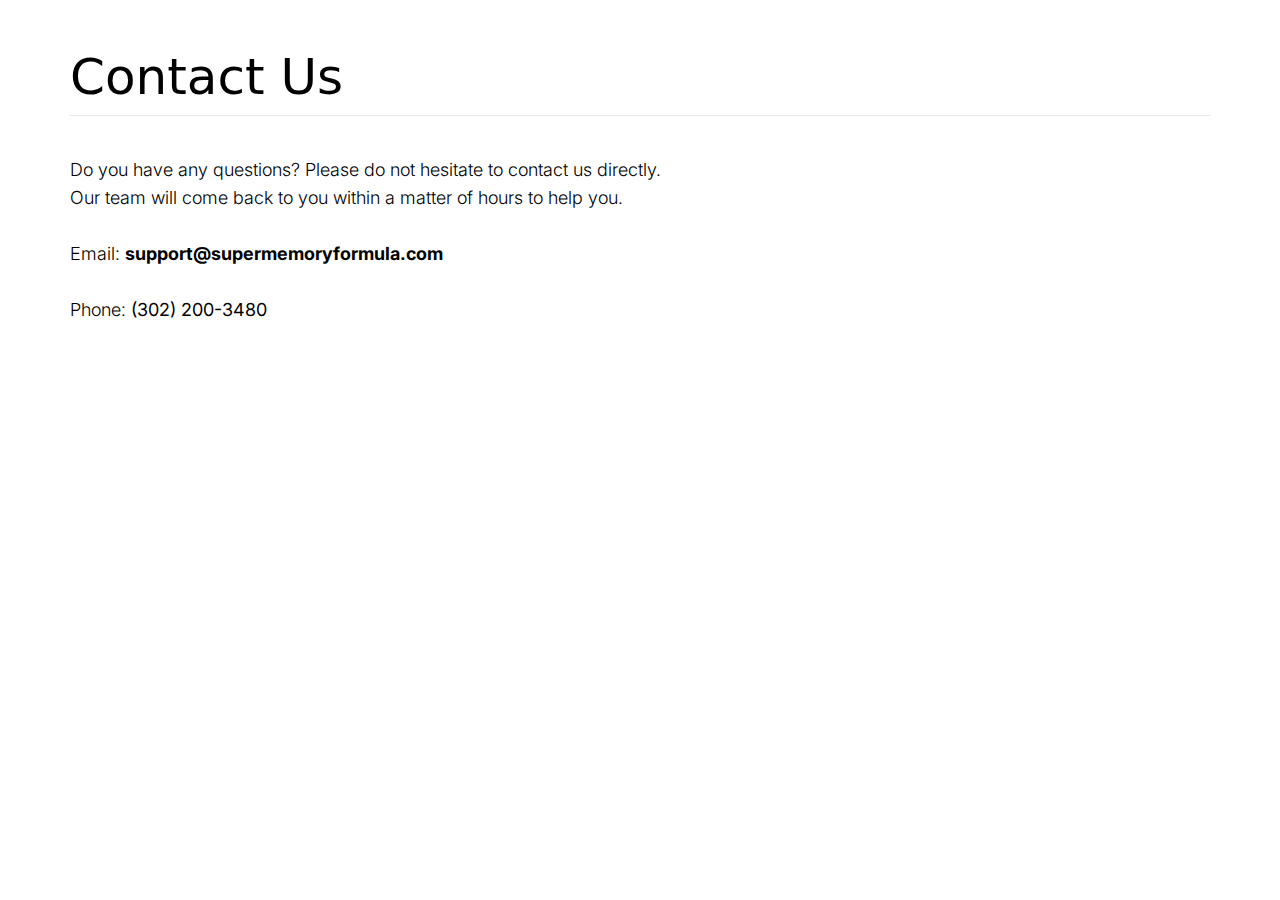
<file: public/contact.html>
<!DOCTYPE html>
<html>
	<head>
		<meta charset="UTF-8" />
		<meta name="viewport" content="width=device-width, initial-scale=1.0" />
        <!-- Meta Tags -->
        <meta property="og:type" content="Website" />
        <meta property="og:title" content="Super Memory Formula" />
        <meta property="og:image" content="" />
        <meta property="og:image:alt" content="" />
        <meta property="og:description" content="This is a website description for the search engine" />
        <meta property="og:url" content="" />
        <meta property="og:site_name" content="">
        <meta name="twitter:card" content="summary_large_image" />

		<title>Super Memory Formula</title>

		<link rel="preconnect" href="https://fonts.googleapis.com" />
		<link rel="preconnect" href="https://fonts.gstatic.com" crossorigin />
		<link href="https://fonts.googleapis.com/css2?family=Inter:wght@100;200;300;400;500;600;700;800;900&family=Merriweather:ital,wght@0,300;0,400;0,700;0,900;1,300;1,400;1,700;1,900&family=Nunito+Sans:ital,opsz,wght@0,6..12,400;0,6..12,500;0,6..12,600;0,6..12,700;0,6..12,800;0,6..12,900;0,6..12,1000;1,6..12,400;1,6..12,500;1,6..12,600;1,6..12,700;1,6..12,800;1,6..12,900;1,6..12,1000&family=Nunito:ital,wght@0,200;0,300;0,400;0,500;0,600;0,700;0,800;0,900;0,1000;1,200;1,300;1,400;1,500;1,600;1,700;1,800;1,900;1,1000&family=Open+Sans:ital,wght@0,300;0,400;0,500;0,600;0,700;0,800;1,300;1,400;1,500;1,600;1,700;1,800&family=Roboto:ital,wght@0,300;0,400;0,500;0,700;0,900;1,100;1,300;1,400;1,500;1,700;1,900&family=Work+Sans:ital,wght@0,300;0,400;0,500;0,600;0,700;0,800;0,900;1,300;1,400;1,500;1,600;1,700;1,800;1,900&display=swap" rel="stylesheet"/>
		<link href="https://fonts.googleapis.com/css2?family=Poppins:ital,wght@0,100;0,200;0,300;0,400;0,500;0,600;0,700;0,800;0,900;1,100;1,200;1,300;1,400;1,500;1,600;1,700;1,800;1,900&display=swap" rel="stylesheet">
		<link href="https://fonts.googleapis.com/css2?family=Oswald:wght@200..700&display=swap" rel="stylesheet">
		
		<link href="./assets/css/style.css?v=1.0" rel="stylesheet" />
	</head>
	<body>		
		<div class="lg:pb-[60px] lg:px-0 px-[15px] mt-[20px] md:mt-[40px]">
            <div class="md:max-w-[750px] xl:max-w-[1140px] mx-auto">
                <h2 class="text-[30px] md:text-[40px] xl:text-[50px]">Contact Us</h2>
                <hr/>
                <div class="mx-auto mt-[20px] md:mt-[40px]">
                    <p class="lg:text-lg text-[10px] font-light font-inter">
                        Do you have any questions? Please do not hesitate to contact us directly.<br>
                        Our team will come back to you within a matter of hours to help you.<br><br>
                        Email: <a href="mailto:support@supermemoryformula.com" class="font-bold">support@supermemoryformula.com</a><br><br>
                        Phone: <b>(302) 200-3480</b>
                    </p>
                </div>
            </div>
        </div>
	</body>
</html>
</file>
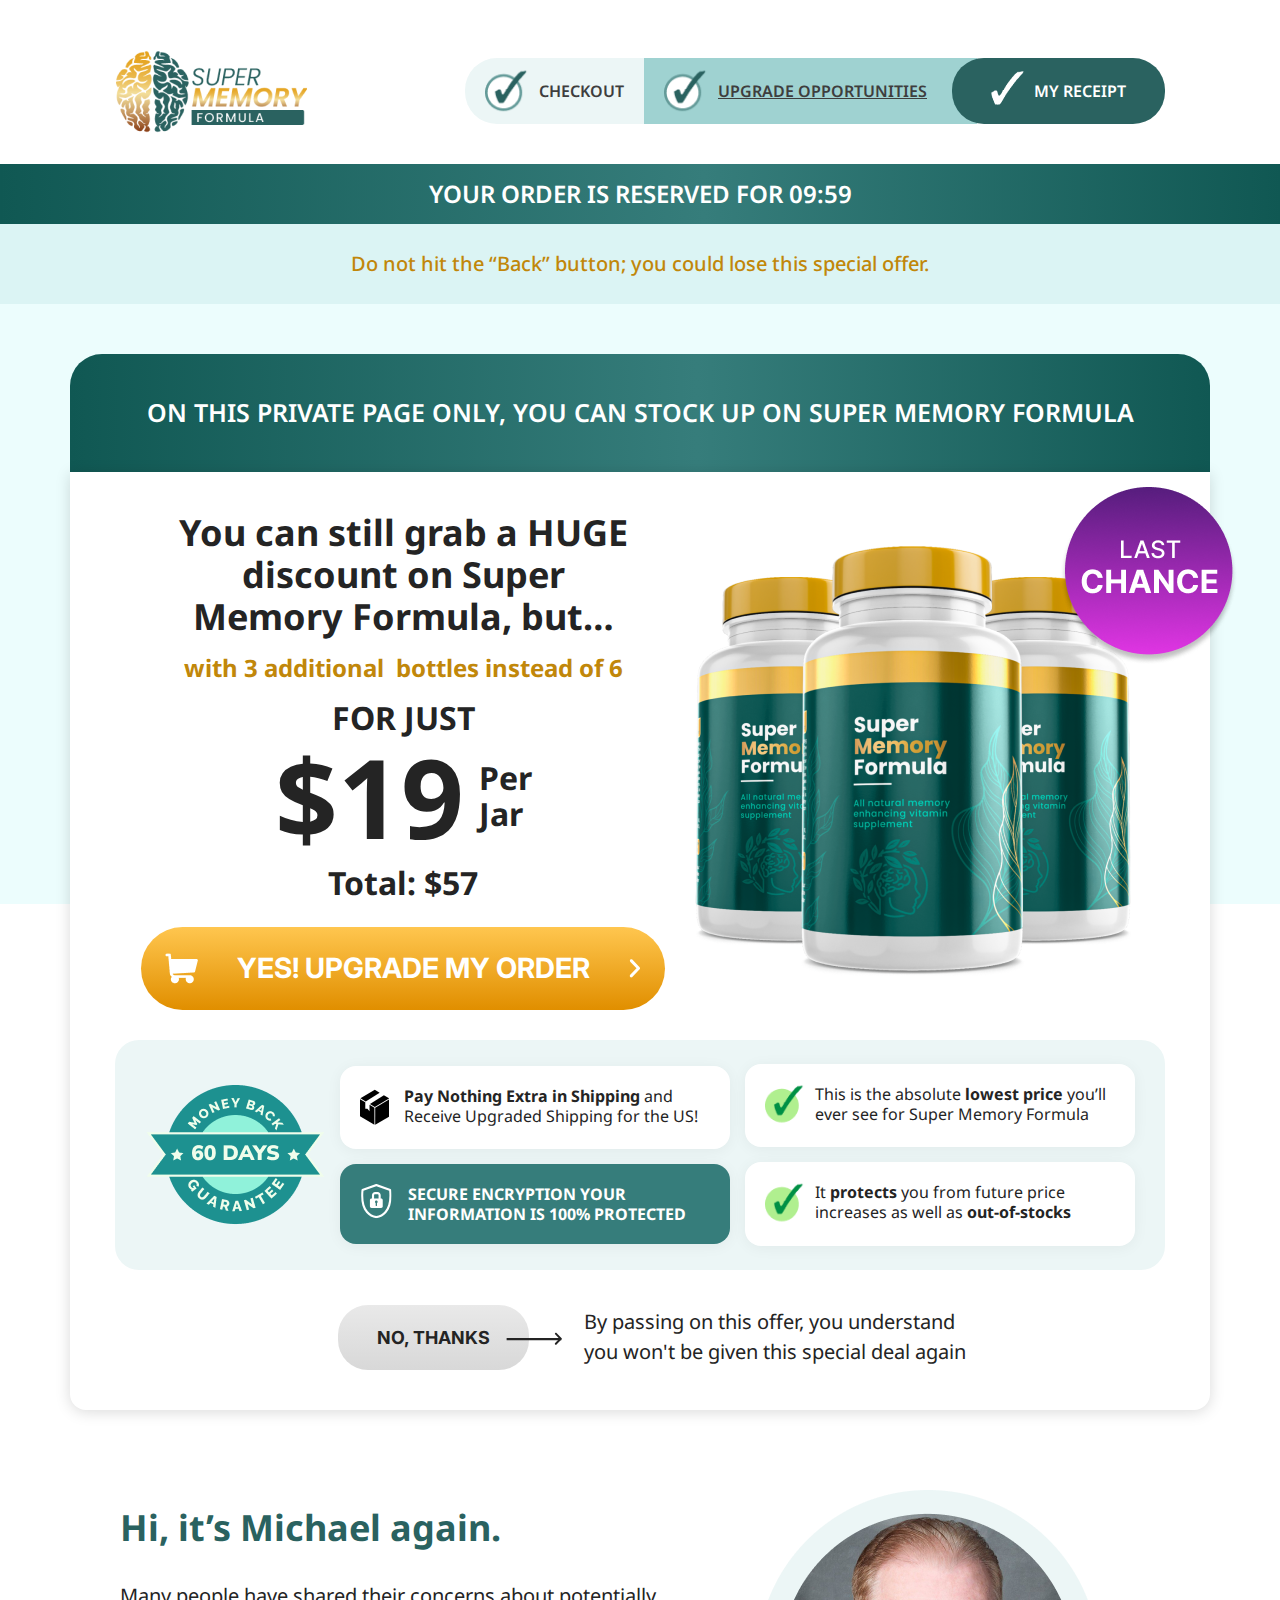
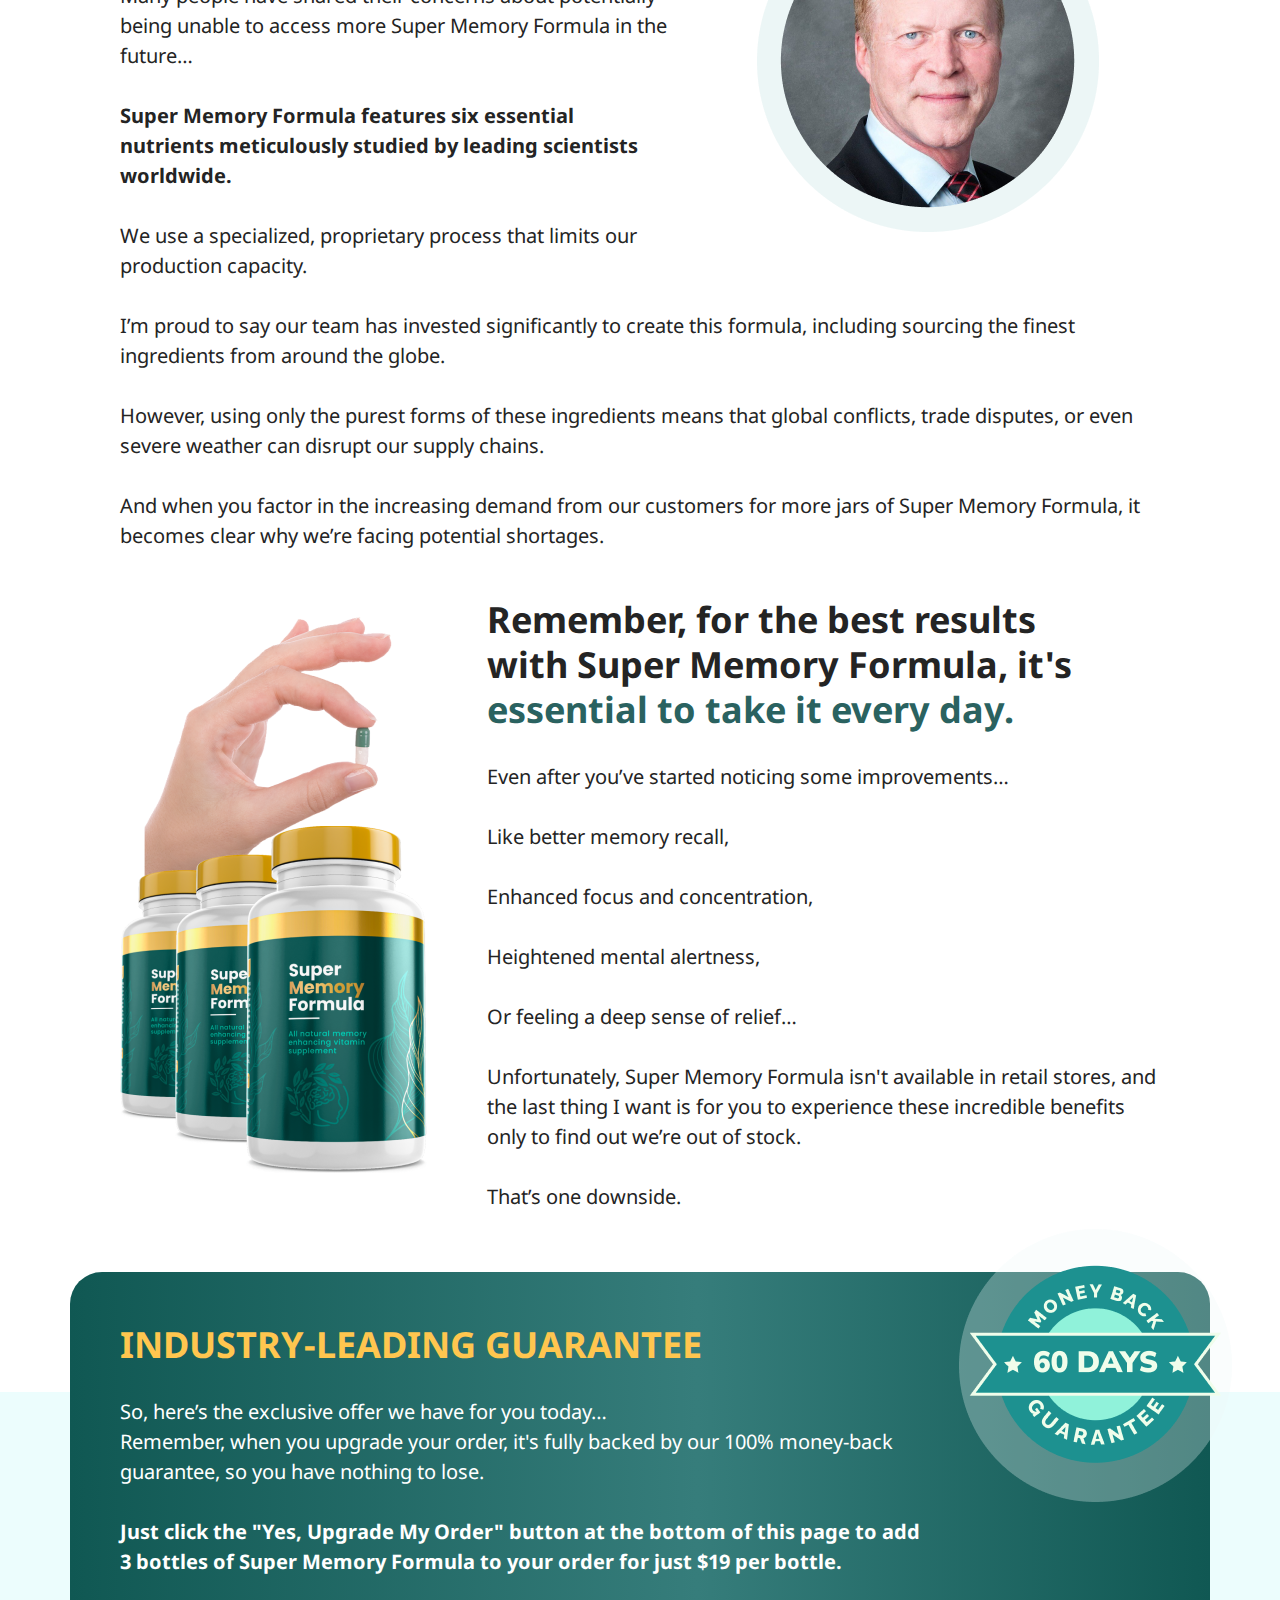
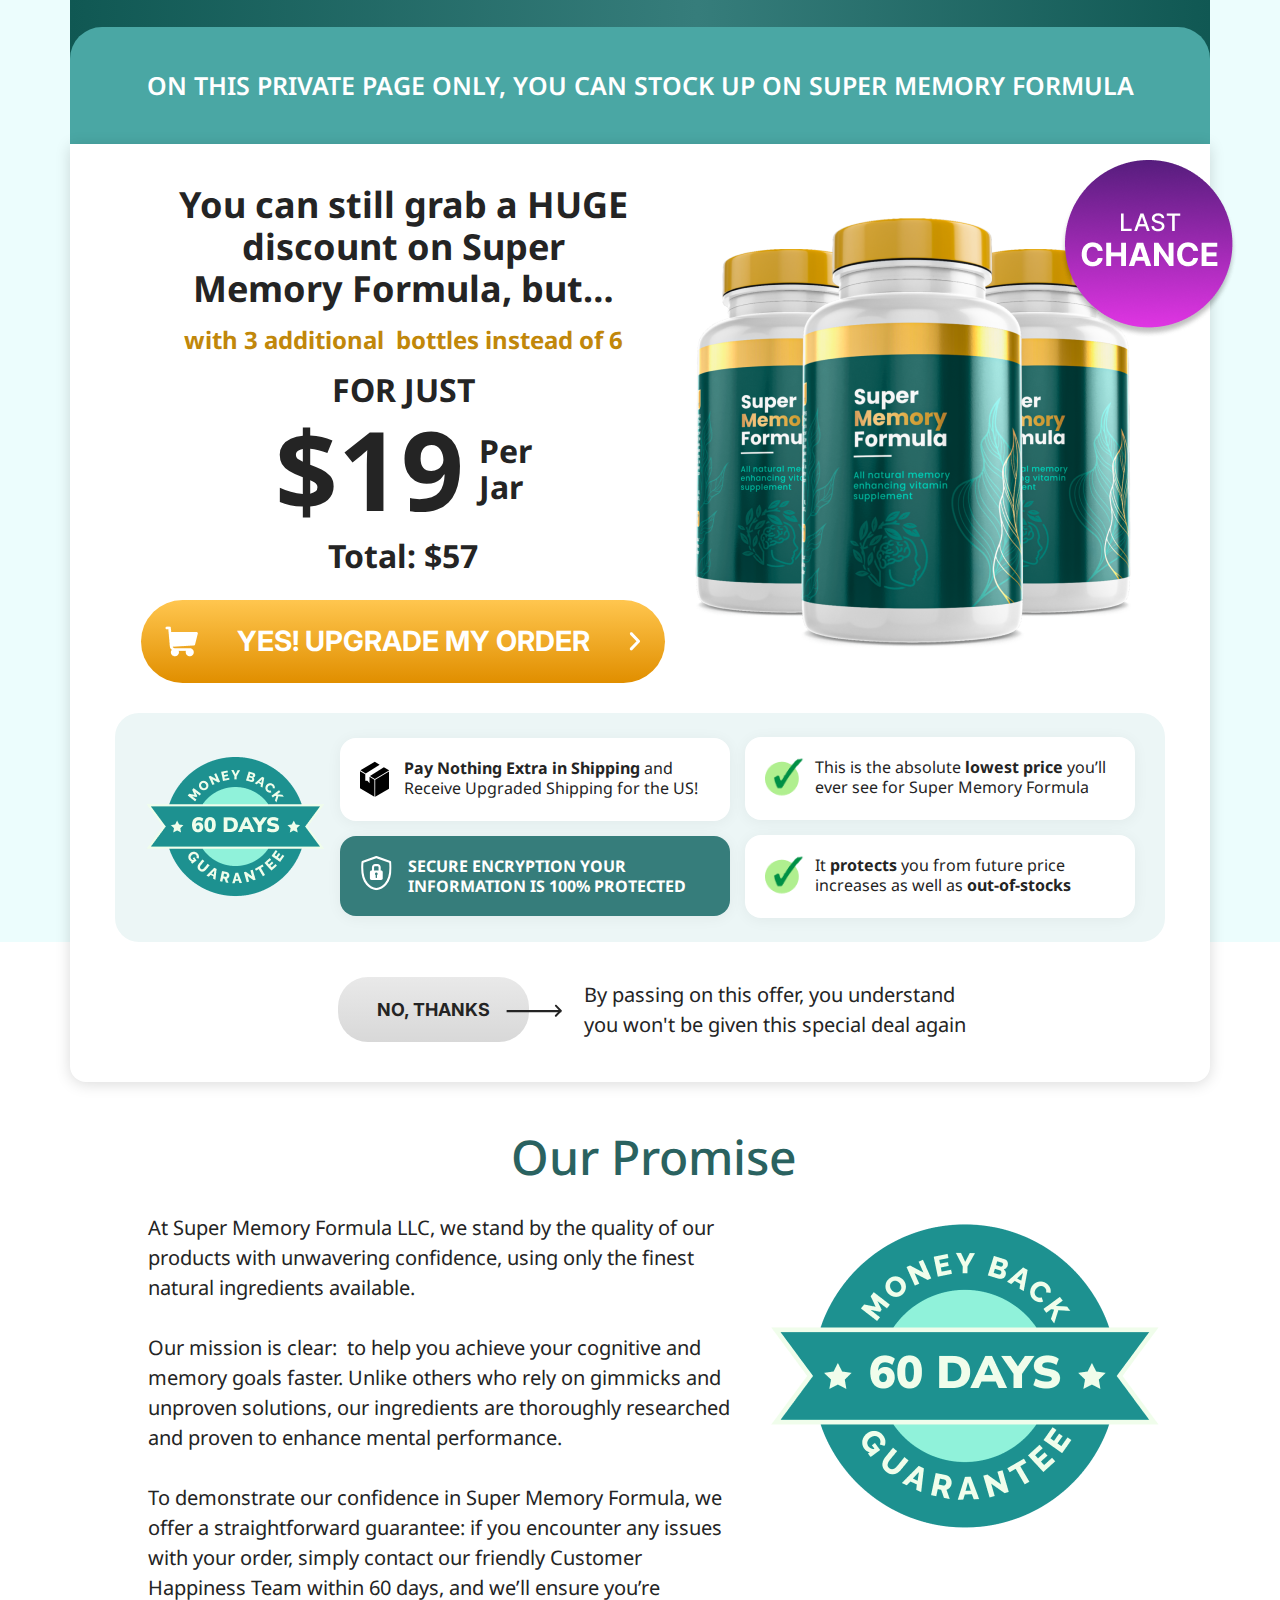
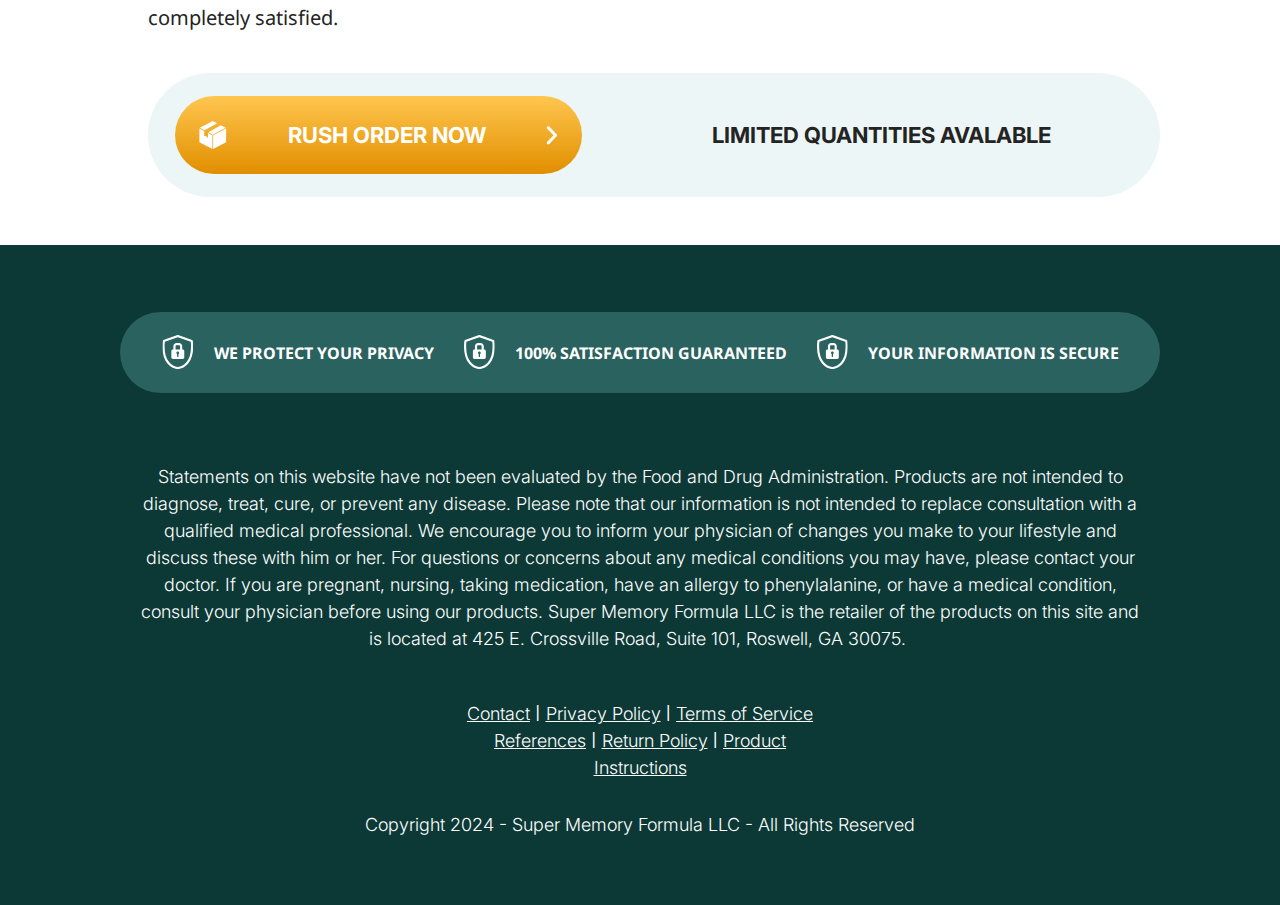
<file: public/downsell2.html>
<!DOCTYPE html>
<html>
	<head>
		<meta charset="UTF-8" />
		<meta name="viewport" content="width=device-width, initial-scale=1.0" />
        <!-- Meta Tags -->
        <meta property="og:type" content="Website" />
        <meta property="og:title" content="Super Memory Formula" />
        <meta property="og:image" content="" />
        <meta property="og:image:alt" content="" />
        <meta property="og:description" content="This is a website description for the search engine" />
        <meta property="og:url" content="" />
        <meta property="og:site_name" content="">
        <meta name="twitter:card" content="summary_large_image" />

		<title>Super Memory Formula</title>

		<link rel="preconnect" href="https://fonts.googleapis.com" />
		<link rel="preconnect" href="https://fonts.gstatic.com" crossorigin />
		<link 
            href="https://fonts.googleapis.com/css2?family=Inter:wght@100;200;300;400;500;600;700;800;900&family=Merriweather:ital,wght@0,300;0,400;0,700;0,900;1,300;1,400;1,700;1,900&family=Nunito+Sans:ital,opsz,wght@0,6..12,400;0,6..12,500;0,6..12,600;0,6..12,700;0,6..12,800;0,6..12,900;0,6..12,1000;1,6..12,400;1,6..12,500;1,6..12,600;1,6..12,700;1,6..12,800;1,6..12,900;1,6..12,1000&family=Nunito:ital,wght@0,200;0,300;0,400;0,500;0,600;0,700;0,800;0,900;0,1000;1,200;1,300;1,400;1,500;1,600;1,700;1,800;1,900;1,1000&family=Open+Sans:ital,wght@0,300;0,400;0,500;0,600;0,700;0,800;1,300;1,400;1,500;1,600;1,700;1,800&family=Roboto:ital,wght@0,300;0,400;0,500;0,700;0,900;1,100;1,300;1,400;1,500;1,700;1,900&family=Work+Sans:ital,wght@0,300;0,400;0,500;0,600;0,700;0,800;0,900;1,300;1,400;1,500;1,600;1,700;1,800;1,900&display=swap" 
            rel="stylesheet"/>
		<link 
            href="https://fonts.googleapis.com/css2?family=Poppins:ital,wght@0,100;0,200;0,300;0,400;0,500;0,600;0,700;0,800;0,900;1,100;1,200;1,300;1,400;1,500;1,600;1,700;1,800;1,900&display=swap" 
            rel="stylesheet"
            />
		<link 
            href="https://fonts.googleapis.com/css2?family=Oswald:wght@200..700&display=swap" rel="stylesheet">
        <link rel="preconnect" href="https://fonts.googleapis.com">
        <link rel="preconnect" href="https://fonts.gstatic.com" crossorigin>
        <link 
        href="https://fonts.googleapis.com/css2?family=Noto+Sans:ital,wght@0,100..900;1,100..900&display=swap" 
        rel="stylesheet"
        />

        <link rel="preconnect" href="https://fonts.googleapis.com">
        <link rel="preconnect" href="https://fonts.gstatic.com" crossorigin>
        <link href="https://fonts.googleapis.com/css2?family=Montserrat:ital,wght@0,100..900;1,100..900&display=swap" rel="stylesheet">
		
		<link href="./assets/css/style.css?v=2.1" rel="stylesheet" />
	</head>

    <body>
      
        <header class="xl:pt-[48px]">
            <div class="mx-auto md:max-w-[1050px] md:px-[0px] px-[15px]">
                <div class="flex-col md:flex-row md:justify-between  flex justify-center items-center gap-[20px] md:gap-0 xl:py-0 md:py-[30px] py-[20px]">
                    <div class="flex justify-center items-center">
                        <img class="" src="./assets/img//hero-u2.png" alt="100% Secure Badge">
                    </div>
                    <div class="md:max-w-[700px] flex">
                        <div class="bg-custom-gray-103 md:px-[20px] md:py-[0px] py-[5px] rounded-l-[32px] px-[10px] flex justify-center items-center gap-[10px]">
                            <div class="flex justify-center items-center">
                                <img class="mb-[8px] md:max-w-[44px] max-w-[30px]" src="./assets/img/check-1.png" alt="100% Secure Badge">
                            </div>
                            <div>
                                <p class="font-notosans text-custom-brown-100 md:text-[16px] font-semibold md:leading-[20px] text-[10px] leading-4">
                                    CHECKOUT
                                </p>
                            </div>
                        </div>
                        <div class="bg-custom-green-103 md:px-[20px] md:py-[0px] py-[5px] md:w-[333px] px-[10px] flex md:justify-start justify-center items-center gap-[10px]">
                            <div class="flex justify-center items-center">
                                <img class="mb-[8px] md:max-w-[44px] max-w-[30px]" src="./assets/img/check-1.png" alt="100% Secure Badge">
                            </div>
                            <div>
                                <p class="font-notosans text-custom-brown-100 underline md:text-[16px] font-semibold md:leading-[20px] text-[10px] leading-4">
                                    UPGRADE OPPORTUNITIES
                                </p>
                            </div>
                        </div>
                        <div class="bg-custom-green-100 rounded-[32px] md:px-[20px] md:py-[5px] py-[0px] md:w-[213px] px-[10px] ml-[-25px] flex justify-center items-center gap-[10px]">
                            <div class="flex justify-center items-center">
                                <img class="mb-[8px] md:max-w-[44px] max-w-[30px]" src="./assets/img/check-2.png" alt="100% Secure Badge">
                            </div>
                            <div>
                                <p class="font-notosans text-white md:text-[16px] font-semibold md:leading-[20px] text-[10px] leading-4">
                                    MY RECEIPT
                                </p>
                            </div>
                        </div>
                    </div>
                </div>
            </div>
            <div class="xl:mt-[30px] md:py-[12px] py-[20px] text-center u2-lb ">
                <h1 class="md:text-[24px] text-[20px] font-notosans font-semibold text-white">
                    YOUR ORDER IS RESERVED FOR <span id="timer">10:00</span>
                </h1>
            </div>
            <div class="md:py-[25px] py-[15px] text-center bg-custom-green-105 ">
                <h1 class="md:text-[20px] text-[18px] font-notosans font-medium text-custom-yellow-103">
                    Do not hit the “Back” button; you could lose this special offer.
                </h1>
            </div>
        </header>

        <main class="">
            <div class="bg-custom-green-104 pb-[600px]">
                <div class=" md:max-w-[1140px] md:mx-auto">
                </div>
            </div>
            <section class=" md:px-0 px-[15px] md:pb-[48px] md:pt-[60px] pt-[25px] py-[20px]  ">
                <article class="md:max-w-[1140px] md:mx-auto md:mt-[-610px] mt-[-600px]">
                    <div class="md:py-[40px] py-[15px] md:px-0 px-[20px] text-center u2-lb rounded-t-[32px]">
                        <h1 class="md:text-[25px] text-[22px] text-white font-notosans font-semibold">
                            ON THIS PRIVATE PAGE ONLY, YOU CAN STOCK UP ON SUPER MEMORY FORMULA
                        </h1>
                    </div>

                    <div class="md:py-[40px] py-[20px] md:px-[40px] px-[20px] rounded-b-[16px] bg-white bs-1">
                        <div class="lg:flex-row flex-col flex justify-center  items-center md:gap-[30px]">
                        <!-- FIRST -->
                            <div class="flex flex-col justify-center items-center">
                                <div class="flex justify-center items-center">
                                    <h1 class="md:text-[36px] md:leading-[42px] text-[30px] leading-tight md:max-w-[473px] text-center text-custom-black-300 font-notosans font-bold">
                                        You can still grab a HUGE discount on Super Memory Formula, but…
                                    </h1>
                                </div>
                                <div class="flex justify-center items-center md:mt-[20px] mt-[20px]">
                                    <h1 class="md:text-[24px] md:leading-[20px] text-custom-yellow-103 text-[18px] leading-tight md:max-w-[473px] text-center  font-notosans font-bold">
                                        with 3 additional  bottles instead of 6
                                    </h1>
                                </div>
                                <div class="flex justify-center items-center relative md:mt-[0px] mt-[10px]">
                                    <img class="lg:hidden absolute left-[72%] bottom-[55%] w-[100px]" src="./assets/img/u2-last-logo.png" alt="100% Secure Badge">
                                    <img class="mt-[15px] w-[90%] lg:hidden mx-auto" src="./assets/img/u2-new-bot-3.png" alt="6 Bottles joint support">
                                </div>
                                <div class="mt-[20px]">
                                    <p class="md:text-[32px] text-[22px] leading-tight text-custom-black-300 font-notosans font-bold">
                                        FOR JUST
                                    </p>
                                </div>

                                <div class="flex md:gap-[15px] md:mt-[-10px] mt-[0px] gap-[10px] justify-center items-center">
                                    <h1 class="md:text-[110px] text-[80px] leading-tight text-custom-black-300 font-notosans font-bold">
                                        $19
                                    </h1>
                                    <p class="md:text-[32px] font-notosans font-bold md:leading-[36px] text-[25px] text-custom-black-300 leading-[28px]">
                                        Per <br>Jar
                                    </p>
                                </div>

                                <div class="md:mt-[0px] mt-[0px]">
                                    <p class="md:leading-[35px] md:text-[32px] text-[25px] leading-[25px] text-custom-black-300 font-notosans font-bold">
                                        Total: $57
                                    </p>
                                </div>

                                <a href="#" class="md:mt-[27px] mt-[20px] md:w-[524px] w-[100%]  flex py-[24px] px-[24px] md:text-[28px] justify-between items-center rounded-[50px] text-[18px] md:leading-tight font-inter text-center bt-new text-white font-bold">
                                    <img class="" src="./assets/img/cart-u2.png" alt="6 Bottles joint support">
                                    <p>YES! UPGRADE MY ORDER</p>
                                    <svg xmlns="http://www.w3.org/2000/svg" width="12" height="19" viewBox="0 0 12 19" fill="none">
                                        <path d="M3.29076 17.9782L10.6225 10.3456C10.8967 10.0544 11.0493 9.66947 11.0493 9.26949C11.0493 8.86952 10.8967 8.48462 10.6225 8.19337L3.29076 0.560836C3.0293 0.324171 2.68922 0.193115 2.33655 0.193115C1.98389 0.193115 1.6438 0.324171 1.38234 0.560836C1.08593 0.831352 0.904256 1.20504 0.874596 1.60524C0.844935 2.00544 0.969533 2.40182 1.22283 2.71308L7.51777 9.26209L1.22625 15.8259C0.952099 16.1172 0.799442 16.5021 0.799442 16.902C0.799442 17.302 0.952099 17.6869 1.22625 17.9782C1.35938 18.118 1.51952 18.2293 1.69696 18.3053C1.8744 18.3814 2.06545 18.4206 2.2585 18.4206C2.45156 18.4206 2.64261 18.3814 2.82005 18.3053C2.99749 18.2293 3.15763 18.118 3.29076 17.9782Z" fill="white"/>
                                    </svg>
                                </a>
                            </div>
                        <!-- END -->
                        <!-- SECOND -->
                            <div class="relative">
                                <div class="flex flex-col justify-center items-center">
                                    <img class="lg:block hidden absolute left-[82%] bottom-[72%]" src="./assets/img/u2-last-logo.png" alt="100% Secure Badge">
                                    <img class="lg:block hidden" src="./assets/img/u2-new-bot-3.png" alt="6 Bottles joint support">
                                </div>
                            </div>
                        <!-- END -->
                        </div>
                        <div class="flex justify-center items-center md:mt-[30px] mt-[20px]">
                            <div class="bg-custom-gray-103 rounded-[24px] md:p-[24px] p-[20px] md:w-[1050px]">
                                <div class="lg:flex-row flex-col flex justify-center md:gap-[15px] gap-[15px] items-center">
                                   <div class="flex justify-center items-center">
                                        <img class="" src="./assets/img/u2-mb.png" alt="6 Bottles joint support">
                                   </div>
                                   <div class="md:max-w-[390px]">
                                        <div class="bg-white md:py-[20px] bs-2 py-[15px] md:px-[20px] px-[15px] rounded-[16px] flex gap-[15px]">
                                            <svg xmlns="http://www.w3.org/2000/svg" width="36" height="43" viewBox="0 0 36 43" fill="none" class="md:w-[55px]">
                                                <path d="M6.952 14.2186L23.8853 3.50535L18.0067 0L0.540009 10.3993L6.952 14.2186Z" fill="black"/>
                                                <path d="M29.028 6.5675L12.0947 17.2808L18 20.7987L35.4666 10.3994L29.028 6.5675Z" fill="black"/>
                                                <path d="M17.5173 21.7954L11.572 18.2537V26.0343L8.99999 22.9722H6.42799V15.1917L0 11.3629V32.1615L17.5173 42.5987V21.7954Z" fill="black"/>
                                                <path d="M18.4827 21.7954V42.5987L36 32.1647V11.3629L18.4827 21.7954Z" fill="black"/>
                                            </svg>
                                            <p class="md:text-[16px] text-[14px] md:leading-[20px] leading-5 font-notosans text-custom-black-300">
                                                <b>Pay Nothing Extra in Shipping</b> and Receive Upgraded Shipping for the US!
                                            </p>
                                        </div>
                                        <div class="bg-custom-green-106 md:py-[20px] bs-2 mt-[15px] py-[15px] md:px-[20px] px-[15px] rounded-[16px] flex gap-[15px]">
                                            <svg xmlns="http://www.w3.org/2000/svg" width="31" height="35" viewBox="0 0 31 35" fill="none" class="md:w-[55px]">
                                                <mask id="mask0_1_790" style="mask-type:luminance" maskUnits="userSpaceOnUse" x="0" y="0" width="31" height="35">
                                                <path d="M0 0H30.4424V34.1806H0V0Z" fill="white"/>
                                                </mask>
                                                <g mask="url(#mask0_1_790)">
                                                <path d="M15.2218 34.1807H15.1534C11.2299 33.6946 7.64185 31.7236 5.12711 28.673C0.877317 23.6599 -0.740567 16.0262 0.319033 5.97937C0.340811 5.78053 0.417601 5.59172 0.540778 5.43412C0.663954 5.27653 0.828635 5.15641 1.01632 5.08725L14.8572 0.063835C15.0924 -0.0212783 15.35 -0.0212783 15.5852 0.063835L29.4307 5.08725C29.6184 5.15641 29.7831 5.27653 29.9062 5.43412C30.0294 5.59172 30.1062 5.78053 30.128 5.97937C31.1876 16.0273 29.5697 23.6622 25.3188 28.673C22.8021 31.726 19.2102 33.6973 15.2833 34.1807H15.2218ZM15.2218 2.20468L2.37329 6.86578C1.51422 15.9806 2.9874 22.8498 6.75297 27.2899C8.88855 29.8676 11.9054 31.5604 15.2184 32.0398C18.5478 31.5518 21.5782 29.8469 23.7237 27.2545C27.4653 22.8111 28.9282 15.9556 28.0703 6.8692L15.2218 2.20468Z" fill="white"/>
                                                </g>
                                                <path d="M20.0333 24.0334H10.408C9.98495 24.0334 9.57923 23.8653 9.28009 23.5662C8.98095 23.267 8.8129 22.8613 8.8129 22.4383V16.0191C8.8129 15.5961 8.98095 15.1904 9.28009 14.8912C9.57923 14.5921 9.98495 14.424 10.408 14.424H10.8409V11.1883C10.8419 10.3458 11.1769 9.53807 11.7727 8.94233C12.3684 8.3466 13.1761 8.01152 14.0186 8.01062H16.4226C17.2651 8.01152 18.0729 8.3466 18.6686 8.94233C19.2643 9.53807 19.5994 10.3458 19.6003 11.1883V14.4195H20.0333C20.2427 14.4195 20.4502 14.4607 20.6437 14.5409C20.8372 14.6211 21.013 14.7386 21.1612 14.8867C21.3093 15.0348 21.4268 15.2106 21.5069 15.4042C21.5871 15.5977 21.6284 15.8051 21.6284 16.0146V22.428C21.6296 22.8524 21.4622 23.2599 21.1631 23.5609C20.864 23.8619 20.4576 24.0319 20.0333 24.0334ZM15.2218 16.5558C14.9276 16.555 14.6414 16.6515 14.4078 16.8302C14.1741 17.0089 14.0061 17.2598 13.9298 17.544C13.8535 17.8281 13.8732 18.1294 13.9859 18.4011C14.0986 18.6729 14.298 18.8997 14.553 19.0464V21.5689C14.553 21.6575 14.5881 21.7424 14.6507 21.805C14.7133 21.8676 14.7983 21.9028 14.8868 21.9028H15.5545C15.643 21.9028 15.7279 21.8676 15.7905 21.805C15.8531 21.7424 15.8883 21.6575 15.8883 21.5689V19.0464C16.1431 18.8998 16.3424 18.6732 16.4551 18.4017C16.5679 18.1302 16.5878 17.829 16.5118 17.5451C16.4358 17.2611 16.2681 17.0101 16.0348 16.8313C15.8016 16.6524 15.5157 16.5555 15.2218 16.5558ZM14.0186 10.1469C13.7427 10.1475 13.4783 10.2575 13.2833 10.4527C13.0883 10.6479 12.9787 10.9124 12.9784 11.1883V14.4195H17.464V11.1883C17.4637 10.9122 17.3539 10.6475 17.1587 10.4523C16.9634 10.257 16.6987 10.1472 16.4226 10.1469H14.0186Z" fill="white"/>
                                            </svg>
                                            <p class="md:text-[16px] text-[14px] md:leading-[20px] leading-5 font-notosans font-bold text-white">
                                                SECURE ENCRYPTION YOUR INFORMATION IS 100% PROTECTED
                                            </p>
                                        </div>
                                   </div>
                                   <div class="md:max-w-[390px]">
                                        <div class="bg-white md:py-[20px] bs-2 py-[15px] md:px-[20px] px-[15px] rounded-[16px] flex gap-[10px]">
                                            <div class="flex justify-center items-center">
                                                <img class="md:max-w-[40px] mt-[-10px]" src="./assets/img/check-3.png" alt="6 Bottles joint support">
                                        </div>
                                            <p class="md:text-[16px] text-[14px] md:leading-[20px] leading-5 font-notosans text-custom-black-300">
                                                This is the absolute <b>lowest price</b> you’ll ever see for Super Memory Formula
                                            </p>
                                        </div>
                                        <div class="bg-white md:py-[20px] bs-2 py-[15px] mt-[15px] md:px-[20px] px-[15px] rounded-[16px] flex gap-[10px]">
                                            <div class="flex justify-center items-center">
                                                <img class="md:max-w-[40px] mt-[-10px]" src="./assets/img/check-3.png" alt="6 Bottles joint support">
                                        </div>
                                            <p class="md:text-[16px] text-[14px] md:leading-[20px] leading-5 font-notosans text-custom-black-300">
                                                It <b>protects</b> you from future price increases as well as <b>out-of-stocks</b>
                                            </p>
                                        </div>
                                    </div>
                                </div>
                            </div>
                        </div>
                        <div class="flex justify-center items-center">
                            <div class="relative md:mt-[35px] mt-[20px]  lg:pr-0 lg:pl-[41px] md:px-[30px] px-[15px] md:max-w-[1040px] md:gap-[55px] lg:flex-row flex-col flex justify-start items-center md:mx-auto  rounded-[8px]">
                                <a href="" class=" w-[191px] py-[19px] text-[18px] rounded-[30px] text-center text-custom-black-300 font-inter font-bold  custom-grey-btn">
                                    NO, THANKS
                                </a>
                                <p class="lg:text-start text-center md:text-[20px] font-notosans md:mt-[0px] mt-[20px] text-custom-black-300 md:max-w-[400px]">
                                    By passing on this offer, you understand you won't be given this special deal again 
                                </p>

                                <svg class="lg:block hidden absolute top-[33px] left-[209px]" xmlns="http://www.w3.org/2000/svg" width="56" height="3" viewBox="0 0 56 3" fill="none">
                                    <path d="M0.624542 1.19287H55.3136" stroke="#242424" stroke-width="2.27871" stroke-miterlimit="10"/>
                                </svg>
                                <svg class="lg:block hidden absolute top-[27px] left-[257px]" xmlns="http://www.w3.org/2000/svg" width="8" height="13" viewBox="0 0 8 13" fill="none">
                                    <path d="M2.5203 12.5439L7.40813 7.45552C7.59071 7.26133 7.69235 7.00483 7.69235 6.73829C7.69235 6.47176 7.59071 6.21526 7.40813 6.02107L2.5203 0.931571C2.34604 0.774007 2.11948 0.686768 1.88454 0.686768C1.64961 0.686768 1.42305 0.774007 1.24878 0.931571C1.05109 1.11175 0.929843 1.36075 0.909927 1.62749C0.890012 1.89423 0.972935 2.15848 1.14168 2.36602L5.33565 6.73203L1.14168 11.1083C0.959111 11.3025 0.857465 11.559 0.857465 11.8255C0.857465 12.092 0.959111 12.3485 1.14168 12.5427C1.23039 12.6364 1.33722 12.711 1.45569 12.762C1.57415 12.813 1.70176 12.8394 1.83075 12.8395C1.95973 12.8396 2.08739 12.8134 2.20594 12.7626C2.32448 12.7118 2.43145 12.6374 2.5203 12.5439Z" fill="#242424"/>
                                </svg>
                            </div>
                        </div>
                    </div>
                </article>
            </section>
            <section class=" md:max-w-[1140px] md:py-[48px] py-[20px] px-[15px] md:px-[50px] xl:mx-auto md:mx-[30px] mx-[15px] relative">
                <h1 class="md:text-[36px] md:text-start text-center md:leading-[43px] text-[25px] leading-7 text-custom-green-100 font-notosans font-bold">
                    Hi, it’s Michael again.
                </h1>
                <img class="lg:mt-0 mt-[20px] lg:absolute xl:top-[32px] lg:top-[80px] xl:right-[110px] lg:right-[40px] xl:w-auto lg:w-[270px] md:w-[50%] lg:mx-0 w-[90%] mx-auto" src="./assets/img/u2-michael-hero.png" alt="White man">
                <div class="md:mt-[32px] mt-[20px] lg:max-w-[552px]">
                    <p class="md:text-[20px] md:leading-[30px] leading-6 text-[18px] text-custom-black-300 font-notosans">
                        Many people have shared their concerns about potentially being unable to access more Super Memory Formula in the future…<br><br>
                        <b>Super Memory Formula features six essential nutrients meticulously studied by leading scientists worldwide. </b><br><br>
                        We use a specialized, proprietary process that limits our production capacity.
                    </p>
                </div>
                <p class="md:text-[20px] md:leading-[30px] leading-6 text-[18px] text-custom-black-300 font-notosans md:mt-[30px] mt-[20px]">
                    I’m proud to say our team has invested significantly to create this formula, including sourcing the finest ingredients from around the globe.<br><br>
                    However, using only the purest forms of these ingredients means that global conflicts, trade disputes, or even severe weather can disrupt our supply chains.<br><br>
                    And when you factor in the increasing demand from our customers for more jars of Super Memory Formula, it becomes clear why we’re facing potential shortages.
                </p>
            </section>
            <section class="md:max-w-[1140px] md:py-[48px] py-[20px] px-[15px] md:px-[50px] xl:mx-auto md:mx-[30px] mx-[15px] md:pb-[180px] pb-[150px]">
                <div class="md:mt-[-50px] mt-[-30px]">
                    <div class="flex flex-col md:flex-row md:gap-[60px] gap-[20px]  md:justify-start md:items-start justify-center items-center">
                        <div class="flex justify-center items-center gap-[10px]">
                            <img src="./assets/img/u2-sect-2.png" alt="Cart" class="md:max-w-[307px]">
                        </div>
                        <div class="">
                            <h1 class="md:text-[36px] md:text-start md:max-w-[624px] text-center md:leading-[45px] text-[25px] leading-7 text-custom-black-300 font-notosans font-bold">
                                Remember, for the best results with Super Memory Formula, it's <span class="text-custom-green-100 ">essential to take it every day.</span>
                            </h1>
                            <p class="md:text-[20px] md:leading-[30px] leading-6 text-[18px] text-custom-black-300 font-notosans md:mt-[30px] mt-[20px]">
                                Even after you’ve started noticing some improvements…<br><br>
                                Like better memory recall,<br><br>
                                Enhanced focus and concentration, <br><br>
                                Heightened mental alertness,<br><br>
                                Or feeling a deep sense of relief…<br><br>
                                Unfortunately, Super Memory Formula isn't available in retail stores, and the last thing I want is for you to experience these incredible benefits only to find out we’re out of stock.<br><br>
                                That’s one downside.
                            </p>
                        </div>
                    </div>
                </div>
            </section>    
            <div class="bg-custom-green-104 pb-[1150px]">
            </div>
            <section class=" mt-[-1270px]">
                <div class="md:max-w-[1140px] md:py-[50px] py-[20px] px-[20px] md:px-[50px] xl:mx-auto md:mx-[30px] mx-[15px]   u2-lb rounded-t-[32px]">
                    <div class="flex flex-col md:flex-row md:gap-[50px] gap-[20px]  md:justify-start md:items-start justify-center items-center pb-[40px]">
                        <div class="">
                            <h1 class="md:text-[36px] md:text-start md:max-w-[624px] text-center md:leading-[45px] text-[25px] leading-7 text-custom-yellow-104 font-notosans font-bold">
                                INDUSTRY-LEADING GUARANTEE
                            </h1>
                            <p class="md:text-[20px] md:leading-[30px] leading-6 text-[18px]  md:max-w-[850px] text-white font-notosans md:mt-[30px] mt-[20px]">
                                So, here’s the exclusive offer we have for you today…<br>
                                Remember, when you upgrade your order, it's fully backed by our 100% money-back guarantee, so you have nothing to lose.<br><br>
                                <b>Just click the "Yes, Upgrade My Order" button at the bottom of this page to add 3 bottles of Super Memory Formula to your order for just $19 per bottle.</b>
                            </p>
                        </div>
                        <div class="flex justify-center items-center gap-[10px]">
                            <img src="./assets/img/u2-mb-2.png" alt="Cart" class="md:max-w-[273px] md:mt-[-93px] md:ml-[-20px] md:mr-[-72px]">
                        </div>
                    </div>
                </div>
                <article class="md:max-w-[1140px] md:mx-auto mt-[-40px] md:px-[0px] px-[15px]">
                    <div class="md:py-[40px] py-[15px] md:px-0 px-[20px] text-center bg-custom-green-107 rounded-t-[32px]">
                        <h1 class="md:text-[25px] text-[22px] text-white font-notosans font-semibold">
                            ON THIS PRIVATE PAGE ONLY, YOU CAN STOCK UP ON SUPER MEMORY FORMULA
                        </h1>
                    </div>

                    <div class="md:py-[40px] py-[20px] md:px-[40px] px-[20px] rounded-b-[16px] bg-white bs-1">
                        <div class="lg:flex-row flex-col flex justify-center  items-center md:gap-[30px]">
                        <!-- FIRST -->
                            <div class="flex flex-col justify-center items-center">
                                <div class="flex justify-center items-center">
                                    <h1 class="md:text-[36px] md:leading-[42px] text-[30px] leading-tight md:max-w-[473px] text-center text-custom-black-300 font-notosans font-bold">
                                        You can still grab a HUGE discount on Super Memory Formula, but…
                                    </h1>
                                </div>
                                <div class="flex justify-center items-center md:mt-[20px] mt-[20px]">
                                    <h1 class="md:text-[24px] md:leading-[20px] text-custom-yellow-103 text-[18px] leading-tight md:max-w-[473px] text-center  font-notosans font-bold">
                                        with 3 additional  bottles instead of 6
                                    </h1>
                                </div>
                                <div class="flex justify-center items-center relative md:mt-[0px] mt-[10px]">
                                    <img class="lg:hidden absolute left-[72%] bottom-[55%] w-[100px]" src="./assets/img/u2-last-logo.png" alt="100% Secure Badge">
                                    <img class="mt-[15px] w-[90%] lg:hidden mx-auto" src="./assets/img/u2-new-bot-3.png" alt="6 Bottles joint support">
                                </div>
                                <div class="mt-[20px]">
                                    <p class="md:text-[32px] text-[22px] leading-tight text-custom-black-300 font-notosans font-bold">
                                        FOR JUST
                                    </p>
                                </div>

                                <div class="flex md:gap-[15px] md:mt-[-10px] mt-[0px] gap-[10px] justify-center items-center">
                                    <h1 class="md:text-[110px] text-[80px] leading-tight text-custom-black-300 font-notosans font-bold">
                                        $19
                                    </h1>
                                    <p class="md:text-[32px] font-notosans font-bold md:leading-[36px] text-[25px] text-custom-black-300 leading-[28px]">
                                        Per <br>Jar
                                    </p>
                                </div>

                                <div class="md:mt-[0px] mt-[0px]">
                                    <p class="md:leading-[35px] md:text-[32px] text-[25px] leading-[25px] text-custom-black-300 font-notosans font-bold">
                                        Total: $57
                                    </p>
                                </div>

                                <a href="#" class="md:mt-[27px] mt-[20px] md:w-[524px] w-[100%]  flex py-[24px] px-[24px] md:text-[28px] justify-between items-center rounded-[50px] text-[18px] md:leading-tight font-inter text-center bt-new text-white font-bold">
                                    <img class="" src="./assets/img/cart-u2.png" alt="6 Bottles joint support">
                                    <p>YES! UPGRADE MY ORDER</p>
                                    <svg xmlns="http://www.w3.org/2000/svg" width="12" height="19" viewBox="0 0 12 19" fill="none">
                                        <path d="M3.29076 17.9782L10.6225 10.3456C10.8967 10.0544 11.0493 9.66947 11.0493 9.26949C11.0493 8.86952 10.8967 8.48462 10.6225 8.19337L3.29076 0.560836C3.0293 0.324171 2.68922 0.193115 2.33655 0.193115C1.98389 0.193115 1.6438 0.324171 1.38234 0.560836C1.08593 0.831352 0.904256 1.20504 0.874596 1.60524C0.844935 2.00544 0.969533 2.40182 1.22283 2.71308L7.51777 9.26209L1.22625 15.8259C0.952099 16.1172 0.799442 16.5021 0.799442 16.902C0.799442 17.302 0.952099 17.6869 1.22625 17.9782C1.35938 18.118 1.51952 18.2293 1.69696 18.3053C1.8744 18.3814 2.06545 18.4206 2.2585 18.4206C2.45156 18.4206 2.64261 18.3814 2.82005 18.3053C2.99749 18.2293 3.15763 18.118 3.29076 17.9782Z" fill="white"/>
                                    </svg>
                                </a>
                            </div>
                        <!-- END -->
                        <!-- SECOND -->
                            <div class="relative">
                                <div class="flex flex-col justify-center items-center">
                                    <img class="lg:block hidden absolute left-[82%] bottom-[72%]" src="./assets/img/u2-last-logo.png" alt="100% Secure Badge">
                                    <img class="lg:block hidden" src="./assets/img/u2-new-bot-3.png" alt="6 Bottles joint support">
                                </div>
                            </div>
                        <!-- END -->
                        </div>
                        <div class="flex justify-center items-center md:mt-[30px] mt-[20px]">
                            <div class="bg-custom-gray-103 rounded-[24px] md:p-[24px] p-[20px] md:w-[1050px]">
                                <div class="lg:flex-row flex-col flex justify-center md:gap-[15px] gap-[15px] items-center">
                                   <div class="flex justify-center items-center">
                                        <img class="" src="./assets/img/u2-mb.png" alt="6 Bottles joint support">
                                   </div>
                                   <div class="md:max-w-[390px]">
                                        <div class="bg-white md:py-[20px] bs-2 py-[15px] md:px-[20px] px-[15px] rounded-[16px] flex gap-[15px]">
                                            <svg xmlns="http://www.w3.org/2000/svg" width="36" height="43" viewBox="0 0 36 43" fill="none" class="md:w-[55px]">
                                                <path d="M6.952 14.2186L23.8853 3.50535L18.0067 0L0.540009 10.3993L6.952 14.2186Z" fill="black"/>
                                                <path d="M29.028 6.5675L12.0947 17.2808L18 20.7987L35.4666 10.3994L29.028 6.5675Z" fill="black"/>
                                                <path d="M17.5173 21.7954L11.572 18.2537V26.0343L8.99999 22.9722H6.42799V15.1917L0 11.3629V32.1615L17.5173 42.5987V21.7954Z" fill="black"/>
                                                <path d="M18.4827 21.7954V42.5987L36 32.1647V11.3629L18.4827 21.7954Z" fill="black"/>
                                            </svg>
                                            <p class="md:text-[16px] text-[14px] md:leading-[20px] leading-5 font-notosans text-custom-black-300">
                                                <b>Pay Nothing Extra in Shipping</b> and Receive Upgraded Shipping for the US!
                                            </p>
                                        </div>
                                        <div class="bg-custom-green-106 md:py-[20px] bs-2 mt-[15px] py-[15px] md:px-[20px] px-[15px] rounded-[16px] flex gap-[15px]">
                                            <svg xmlns="http://www.w3.org/2000/svg" width="31" height="35" viewBox="0 0 31 35" fill="none" class="md:w-[55px]">
                                                <mask id="mask0_1_790" style="mask-type:luminance" maskUnits="userSpaceOnUse" x="0" y="0" width="31" height="35">
                                                <path d="M0 0H30.4424V34.1806H0V0Z" fill="white"/>
                                                </mask>
                                                <g mask="url(#mask0_1_790)">
                                                <path d="M15.2218 34.1807H15.1534C11.2299 33.6946 7.64185 31.7236 5.12711 28.673C0.877317 23.6599 -0.740567 16.0262 0.319033 5.97937C0.340811 5.78053 0.417601 5.59172 0.540778 5.43412C0.663954 5.27653 0.828635 5.15641 1.01632 5.08725L14.8572 0.063835C15.0924 -0.0212783 15.35 -0.0212783 15.5852 0.063835L29.4307 5.08725C29.6184 5.15641 29.7831 5.27653 29.9062 5.43412C30.0294 5.59172 30.1062 5.78053 30.128 5.97937C31.1876 16.0273 29.5697 23.6622 25.3188 28.673C22.8021 31.726 19.2102 33.6973 15.2833 34.1807H15.2218ZM15.2218 2.20468L2.37329 6.86578C1.51422 15.9806 2.9874 22.8498 6.75297 27.2899C8.88855 29.8676 11.9054 31.5604 15.2184 32.0398C18.5478 31.5518 21.5782 29.8469 23.7237 27.2545C27.4653 22.8111 28.9282 15.9556 28.0703 6.8692L15.2218 2.20468Z" fill="white"/>
                                                </g>
                                                <path d="M20.0333 24.0334H10.408C9.98495 24.0334 9.57923 23.8653 9.28009 23.5662C8.98095 23.267 8.8129 22.8613 8.8129 22.4383V16.0191C8.8129 15.5961 8.98095 15.1904 9.28009 14.8912C9.57923 14.5921 9.98495 14.424 10.408 14.424H10.8409V11.1883C10.8419 10.3458 11.1769 9.53807 11.7727 8.94233C12.3684 8.3466 13.1761 8.01152 14.0186 8.01062H16.4226C17.2651 8.01152 18.0729 8.3466 18.6686 8.94233C19.2643 9.53807 19.5994 10.3458 19.6003 11.1883V14.4195H20.0333C20.2427 14.4195 20.4502 14.4607 20.6437 14.5409C20.8372 14.6211 21.013 14.7386 21.1612 14.8867C21.3093 15.0348 21.4268 15.2106 21.5069 15.4042C21.5871 15.5977 21.6284 15.8051 21.6284 16.0146V22.428C21.6296 22.8524 21.4622 23.2599 21.1631 23.5609C20.864 23.8619 20.4576 24.0319 20.0333 24.0334ZM15.2218 16.5558C14.9276 16.555 14.6414 16.6515 14.4078 16.8302C14.1741 17.0089 14.0061 17.2598 13.9298 17.544C13.8535 17.8281 13.8732 18.1294 13.9859 18.4011C14.0986 18.6729 14.298 18.8997 14.553 19.0464V21.5689C14.553 21.6575 14.5881 21.7424 14.6507 21.805C14.7133 21.8676 14.7983 21.9028 14.8868 21.9028H15.5545C15.643 21.9028 15.7279 21.8676 15.7905 21.805C15.8531 21.7424 15.8883 21.6575 15.8883 21.5689V19.0464C16.1431 18.8998 16.3424 18.6732 16.4551 18.4017C16.5679 18.1302 16.5878 17.829 16.5118 17.5451C16.4358 17.2611 16.2681 17.0101 16.0348 16.8313C15.8016 16.6524 15.5157 16.5555 15.2218 16.5558ZM14.0186 10.1469C13.7427 10.1475 13.4783 10.2575 13.2833 10.4527C13.0883 10.6479 12.9787 10.9124 12.9784 11.1883V14.4195H17.464V11.1883C17.4637 10.9122 17.3539 10.6475 17.1587 10.4523C16.9634 10.257 16.6987 10.1472 16.4226 10.1469H14.0186Z" fill="white"/>
                                            </svg>
                                            <p class="md:text-[16px] text-[14px] md:leading-[20px] leading-5 font-notosans font-bold text-white">
                                                SECURE ENCRYPTION YOUR INFORMATION IS 100% PROTECTED
                                            </p>
                                        </div>
                                   </div>
                                   <div class="md:max-w-[390px]">
                                        <div class="bg-white md:py-[20px] bs-2 py-[15px] md:px-[20px] px-[15px] rounded-[16px] flex gap-[10px]">
                                            <div class="flex justify-center items-center">
                                                <img class="md:max-w-[40px] mt-[-10px]" src="./assets/img/check-3.png" alt="6 Bottles joint support">
                                        </div>
                                            <p class="md:text-[16px] text-[14px] md:leading-[20px] leading-5 font-notosans text-custom-black-300">
                                                This is the absolute <b>lowest price</b> you’ll ever see for Super Memory Formula
                                            </p>
                                        </div>
                                        <div class="bg-white md:py-[20px] bs-2 py-[15px] mt-[15px] md:px-[20px] px-[15px] rounded-[16px] flex gap-[10px]">
                                            <div class="flex justify-center items-center">
                                                <img class="md:max-w-[40px] mt-[-10px]" src="./assets/img/check-3.png" alt="6 Bottles joint support">
                                        </div>
                                            <p class="md:text-[16px] text-[14px] md:leading-[20px] leading-5 font-notosans text-custom-black-300">
                                                It <b>protects</b> you from future price increases as well as <b>out-of-stocks</b>
                                            </p>
                                        </div>
                                    </div>
                                </div>
                            </div>
                        </div>
                        <div class="flex justify-center items-center">
                            <div class="relative md:mt-[35px] mt-[20px]  lg:pr-0 lg:pl-[41px] md:px-[30px] px-[15px] md:max-w-[1040px] md:gap-[55px] lg:flex-row flex-col flex justify-start items-center md:mx-auto  rounded-[8px]">
                                <a href="" class=" w-[191px] py-[19px] text-[18px] rounded-[30px] text-center text-custom-black-300 font-inter font-bold  custom-grey-btn">
                                    NO, THANKS
                                </a>
                                <p class="lg:text-start text-center md:text-[20px] font-notosans md:mt-[0px] mt-[20px] text-custom-black-300 md:max-w-[400px]">
                                    By passing on this offer, you understand you won't be given this special deal again 
                                </p>

                                <svg class="lg:block hidden absolute top-[33px] left-[209px]" xmlns="http://www.w3.org/2000/svg" width="56" height="3" viewBox="0 0 56 3" fill="none">
                                    <path d="M0.624542 1.19287H55.3136" stroke="#242424" stroke-width="2.27871" stroke-miterlimit="10"/>
                                </svg>
                                <svg class="lg:block hidden absolute top-[27px] left-[257px]" xmlns="http://www.w3.org/2000/svg" width="8" height="13" viewBox="0 0 8 13" fill="none">
                                    <path d="M2.5203 12.5439L7.40813 7.45552C7.59071 7.26133 7.69235 7.00483 7.69235 6.73829C7.69235 6.47176 7.59071 6.21526 7.40813 6.02107L2.5203 0.931571C2.34604 0.774007 2.11948 0.686768 1.88454 0.686768C1.64961 0.686768 1.42305 0.774007 1.24878 0.931571C1.05109 1.11175 0.929843 1.36075 0.909927 1.62749C0.890012 1.89423 0.972935 2.15848 1.14168 2.36602L5.33565 6.73203L1.14168 11.1083C0.959111 11.3025 0.857465 11.559 0.857465 11.8255C0.857465 12.092 0.959111 12.3485 1.14168 12.5427C1.23039 12.6364 1.33722 12.711 1.45569 12.762C1.57415 12.813 1.70176 12.8394 1.83075 12.8395C1.95973 12.8396 2.08739 12.8134 2.20594 12.7626C2.32448 12.7118 2.43145 12.6374 2.5203 12.5439Z" fill="#242424"/>
                                </svg>
                            </div>
                        </div>
                    </div>
                </article>
            </section>   
            <section class="md:max-w-[1140px] md:py-[48px] py-[20px] px-[15px] md:px-[50px] xl:mx-auto md:mx-[30px] mx-[15px] mt-[0px] md:pl-[78px]">
                <div class="">
                    <h1 class="md:text-[48px] text-center md:leading-[53px] text-[25px] leading-7 text-custom-green-100 font-notosans font-medium">
                        Our Promise
                    </h1>
                    <div class="flex flex-col md:flex-row md:gap-[30px] gap-[0px]  md:justify-start md:items-start justify-center items-center">
                        <div class="">
                            <p class="md:text-[20px] md:leading-[30px] leading-6 text-[18px] text-custom-black-300 font-notosans md:mt-[30px] mt-[20px]">
                                At Super Memory Formula LLC, we stand by the quality of our products with unwavering confidence, using only the finest natural ingredients available.<br><br>
                                Our mission is clear:  to help you achieve your cognitive and memory goals faster. Unlike others who rely on gimmicks and unproven solutions, our ingredients are thoroughly researched and proven to enhance mental performance.<br><br>
                                To demonstrate our confidence in Super Memory Formula, we offer a straightforward guarantee: if you encounter any issues with your order, simply contact our friendly Customer Happiness Team within 60 days, and we’ll ensure you’re completely satisfied.
                            </p>
                        </div>
                        <div class="flex justify-center items-center gap-[10px]">
                            <img src="./assets/img/u2-mb-3.png" alt="Cart" class="md:max-w-[390px]">
                        </div>
                    </div>
                </div>
                <div class="md:mt-[40px] mt-[0px] md:gap-[130px] gap-[20px] flex flex-col-reverse md:flex-row md:justify-start justify-center items-center bg-custom-gray-103 md:py-[23px] py-[30px] md:px-[27px] px-[20px] rounded-[115px]">
                    <a href="#" class=" md:w-[407px] w-[100%]  flex py-[24px] px-[24px] md:text-[22px] justify-between items-center rounded-[50px] text-[18px] md:leading-tight font-inter text-center bt-new text-white font-bold">
                        <svg xmlns="http://www.w3.org/2000/svg" width="28" height="30" viewBox="0 0 28 30" fill="none">
                            <path d="M5.5665 10.321L18.1265 3.25755L13.7661 0.946411L0.810516 7.80286L5.5665 10.321Z" fill="white"/>
                            <path d="M21.9409 5.27649L9.38095 12.3399L13.7611 14.6594L26.7167 7.80293L21.9409 5.27649Z" fill="white"/>
                            <path d="M13.4031 15.3164L8.99329 12.9813V18.1112L7.08555 16.0923H5.17782V10.9625L0.409973 8.43811V22.151L13.4031 29.0324V15.3164Z" fill="white"/>
                            <path d="M14.1192 15.3164V29.0324L27.1124 22.1531V8.43811L14.1192 15.3164Z" fill="white"/>
                        </svg>
                        <p>RUSH ORDER NOW</p>
                        <svg xmlns="http://www.w3.org/2000/svg" width="12" height="19" viewBox="0 0 12 19" fill="none">
                            <path d="M3.29076 17.9782L10.6225 10.3456C10.8967 10.0544 11.0493 9.66947 11.0493 9.26949C11.0493 8.86952 10.8967 8.48462 10.6225 8.19337L3.29076 0.560836C3.0293 0.324171 2.68922 0.193115 2.33655 0.193115C1.98389 0.193115 1.6438 0.324171 1.38234 0.560836C1.08593 0.831352 0.904256 1.20504 0.874596 1.60524C0.844935 2.00544 0.969533 2.40182 1.22283 2.71308L7.51777 9.26209L1.22625 15.8259C0.952099 16.1172 0.799442 16.5021 0.799442 16.902C0.799442 17.302 0.952099 17.6869 1.22625 17.9782C1.35938 18.118 1.51952 18.2293 1.69696 18.3053C1.8744 18.3814 2.06545 18.4206 2.2585 18.4206C2.45156 18.4206 2.64261 18.3814 2.82005 18.3053C2.99749 18.2293 3.15763 18.118 3.29076 17.9782Z" fill="white"></path>
                        </svg>
                    </a>
                    <h1 class="md:text-[22px] text-center md:leading-[30px] text-[20px] leading-6 text-custom-black-300 font-inter font-bold">
                        LIMITED QUANTITIES AVALABLE
                    </h1>
                </div>
            </section>     
        </main>
        <footer class="md:py-[67px] py-[20px] lg:px-0 md:px-[30px] px-[15px] bg-custom-green-102">
            <div class="md:max-w-[1040px] md:mx-auto text-center rounded-[115px] bg-custom-green-100 md:p-[23px] p-[20px] flex flex-col md:flex-row md:gap-[30px] gap-[0px] md:justify-center md:items-center">
                <div class="flex justify-center items-center gap-[20px]">
                    <svg xmlns="http://www.w3.org/2000/svg" width="32" height="35" viewBox="0 0 32 35" fill="none">
                        <mask id="mask0_1_847" style="mask-type:luminance" maskUnits="userSpaceOnUse" x="0" y="0" width="32" height="35">
                          <path d="M0.44519 0H31.1534V34.1806H0.44519V0Z" fill="white"/>
                        </mask>
                        <g mask="url(#mask0_1_847)">
                          <path d="M15.7998 34.1807H15.7308C11.7731 33.6946 8.15368 31.7236 5.61699 28.673C1.3301 23.6599 -0.301908 16.0262 0.766942 5.97937C0.788909 5.78053 0.86637 5.59172 0.990622 5.43412C1.11487 5.27653 1.28099 5.15641 1.47031 5.08725L15.432 0.063835C15.6693 -0.0212783 15.9291 -0.0212783 16.1664 0.063835L30.1327 5.08725C30.322 5.15641 30.4882 5.27653 30.6124 5.43412C30.7367 5.59172 30.8141 5.78053 30.8361 5.97937C31.9049 16.0273 30.2729 23.6622 25.9849 28.673C23.4463 31.726 19.823 33.6973 15.8619 34.1807H15.7998ZM15.7998 2.20468L2.83913 6.86578C1.97256 15.9806 3.4586 22.8498 7.25704 27.2899C9.41127 29.8676 12.4545 31.5604 15.7963 32.0398C19.1549 31.5518 22.2117 29.8469 24.3759 27.2545C28.1502 22.8111 29.6259 15.9556 28.7605 6.8692L15.7998 2.20468Z" fill="white"/>
                        </g>
                        <path d="M20.6533 24.0335H10.944C10.5173 24.0335 10.108 23.8654 9.80629 23.5663C9.50454 23.2672 9.33502 22.8614 9.33502 22.4384V16.0193C9.33502 15.5962 9.50454 15.1905 9.80629 14.8914C10.108 14.5922 10.5173 14.4242 10.944 14.4242H11.3808V11.1884C11.3817 10.3459 11.7197 9.53819 12.3206 8.94246C12.9216 8.34673 13.7363 8.01165 14.5862 8.01074H17.0112C17.861 8.01165 18.6758 8.34673 19.2768 8.94246C19.8777 9.53819 20.2157 10.3459 20.2166 11.1884V14.4196H20.6533C20.8646 14.4196 21.0739 14.4609 21.2691 14.541C21.4643 14.6212 21.6417 14.7387 21.7911 14.8868C21.9405 15.0349 22.059 15.2108 22.1399 15.4043C22.2207 15.5978 22.2624 15.8052 22.2624 16.0147V22.4281C22.2636 22.8525 22.0948 23.26 21.7931 23.561C21.4913 23.862 21.0814 24.032 20.6533 24.0335ZM15.7998 16.5559C15.5031 16.5551 15.2144 16.6516 14.9787 16.8303C14.743 17.009 14.5735 17.26 14.4966 17.5441C14.4196 17.8282 14.4395 18.1295 14.5532 18.4013C14.6669 18.673 14.868 18.8998 15.1252 19.0465V21.5691C15.1252 21.6576 15.1607 21.7425 15.2238 21.8051C15.287 21.8677 15.3726 21.9029 15.4619 21.9029H16.1354C16.2247 21.9029 16.3104 21.8677 16.3735 21.8051C16.4367 21.7425 16.4722 21.6576 16.4722 21.5691V19.0465C16.7292 18.8999 16.9302 18.6733 17.0439 18.4018C17.1577 18.1303 17.1778 17.8292 17.1011 17.5452C17.0245 17.2612 16.8553 17.0103 16.62 16.8314C16.3847 16.6525 16.0964 16.5556 15.7998 16.5559ZM14.5862 10.147C14.3079 10.1476 14.0412 10.2576 13.8445 10.4528C13.6478 10.648 13.5372 10.9125 13.5369 11.1884V14.4196H18.0617V11.1884C18.0614 10.9123 17.9506 10.6476 17.7537 10.4524C17.5567 10.2571 17.2897 10.1473 17.0112 10.147H14.5862Z" fill="white"/>
                    </svg>
                    <p class="md:text-[16px] text-[14px] font-bold text-white font-notosans">
                        WE PROTECT YOUR PRIVACY
                    </p>
                </div>
                <div class="flex justify-center items-center gap-[20px]">
                    <svg xmlns="http://www.w3.org/2000/svg" width="31" height="35" viewBox="0 0 31 35" fill="none">
                        <mask id="mask0_1_857" style="mask-type:luminance" maskUnits="userSpaceOnUse" x="0" y="0" width="31" height="35">
                          <path d="M0.0116577 0H30.7198V34.1806H0.0116577V0Z" fill="white"/>
                        </mask>
                        <g mask="url(#mask0_1_857)">
                          <path d="M15.3663 34.1807H15.2973C11.3396 33.6946 7.72018 31.7236 5.18349 28.673C0.896597 23.6599 -0.73541 16.0262 0.333439 5.97937C0.355407 5.78053 0.432868 5.59172 0.557119 5.43412C0.681371 5.27653 0.847489 5.15641 1.03681 5.08725L14.9985 0.063835C15.2358 -0.0212783 15.4956 -0.0212783 15.7329 0.063835L29.6992 5.08725C29.8885 5.15641 30.0547 5.27653 30.1789 5.43412C30.3032 5.59172 30.3806 5.78053 30.4026 5.97937C31.4714 16.0273 29.8394 23.6622 25.5514 28.673C23.0128 31.726 19.3895 33.6973 15.4284 34.1807H15.3663ZM15.3663 2.20468L2.40563 6.86578C1.53906 15.9806 3.0251 22.8498 6.82354 27.2899C8.97776 29.8676 12.0209 31.5604 15.3628 32.0398C18.7214 31.5518 21.7782 29.8469 23.9424 27.2545C27.7167 22.8111 29.1924 15.9556 28.327 6.8692L15.3663 2.20468Z" fill="white"/>
                        </g>
                        <path d="M20.2198 24.0335H10.5105C10.0838 24.0335 9.67454 23.8654 9.37279 23.5663C9.07104 23.2672 8.90152 22.8614 8.90152 22.4384V16.0193C8.90152 15.5962 9.07104 15.1905 9.37279 14.8914C9.67454 14.5922 10.0838 14.4242 10.5105 14.4242H10.9473V11.1884C10.9482 10.3459 11.2862 9.53819 11.8871 8.94246C12.4881 8.34673 13.3028 8.01165 14.1527 8.01074H16.5777C17.4275 8.01165 18.2423 8.34673 18.8433 8.94246C19.4442 9.53819 19.7822 10.3459 19.7831 11.1884V14.4196H20.2198C20.4311 14.4196 20.6404 14.4609 20.8356 14.541C21.0308 14.6212 21.2082 14.7387 21.3576 14.8868C21.507 15.0349 21.6255 15.2108 21.7064 15.4043C21.7872 15.5978 21.8289 15.8052 21.8289 16.0147V22.4281C21.8301 22.8525 21.6613 23.26 21.3596 23.561C21.0578 23.862 20.6479 24.032 20.2198 24.0335ZM15.3663 16.5559C15.0696 16.5551 14.7809 16.6516 14.5452 16.8303C14.3095 17.009 14.14 17.26 14.0631 17.5441C13.9861 17.8282 14.006 18.1295 14.1197 18.4013C14.2334 18.673 14.4345 18.8998 14.6917 19.0465V21.5691C14.6917 21.6576 14.7272 21.7425 14.7903 21.8051C14.8535 21.8677 14.9391 21.9029 15.0284 21.9029H15.7019C15.7912 21.9029 15.8769 21.8677 15.94 21.8051C16.0032 21.7425 16.0387 21.6576 16.0387 21.5691V19.0465C16.2957 18.8999 16.4967 18.6733 16.6104 18.4018C16.7242 18.1303 16.7443 17.8292 16.6676 17.5452C16.5909 17.2612 16.4218 17.0103 16.1865 16.8314C15.9512 16.6525 15.6629 16.5556 15.3663 16.5559ZM14.1527 10.147C13.8744 10.1476 13.6077 10.2576 13.411 10.4528C13.2143 10.648 13.1037 10.9125 13.1034 11.1884V14.4196H17.6282V11.1884C17.6279 10.9123 17.5171 10.6476 17.3202 10.4524C17.1232 10.2571 16.8562 10.1473 16.5777 10.147H14.1527Z" fill="white"/>
                    </svg>
                    <p class="md:text-[16px] text-[14px] font-bold text-white font-notosans">
                        100% SATISFACTION GUARANTEED
                    </p>
                </div>
                <div class="flex justify-center items-center gap-[20px]">
                    <svg xmlns="http://www.w3.org/2000/svg" width="31" height="35" viewBox="0 0 31 35" fill="none">
                        <mask id="mask0_1_857" style="mask-type:luminance" maskUnits="userSpaceOnUse" x="0" y="0" width="31" height="35">
                          <path d="M0.0116577 0H30.7198V34.1806H0.0116577V0Z" fill="white"/>
                        </mask>
                        <g mask="url(#mask0_1_857)">
                          <path d="M15.3663 34.1807H15.2973C11.3396 33.6946 7.72018 31.7236 5.18349 28.673C0.896597 23.6599 -0.73541 16.0262 0.333439 5.97937C0.355407 5.78053 0.432868 5.59172 0.557119 5.43412C0.681371 5.27653 0.847489 5.15641 1.03681 5.08725L14.9985 0.063835C15.2358 -0.0212783 15.4956 -0.0212783 15.7329 0.063835L29.6992 5.08725C29.8885 5.15641 30.0547 5.27653 30.1789 5.43412C30.3032 5.59172 30.3806 5.78053 30.4026 5.97937C31.4714 16.0273 29.8394 23.6622 25.5514 28.673C23.0128 31.726 19.3895 33.6973 15.4284 34.1807H15.3663ZM15.3663 2.20468L2.40563 6.86578C1.53906 15.9806 3.0251 22.8498 6.82354 27.2899C8.97776 29.8676 12.0209 31.5604 15.3628 32.0398C18.7214 31.5518 21.7782 29.8469 23.9424 27.2545C27.7167 22.8111 29.1924 15.9556 28.327 6.8692L15.3663 2.20468Z" fill="white"/>
                        </g>
                        <path d="M20.2198 24.0335H10.5105C10.0838 24.0335 9.67454 23.8654 9.37279 23.5663C9.07104 23.2672 8.90152 22.8614 8.90152 22.4384V16.0193C8.90152 15.5962 9.07104 15.1905 9.37279 14.8914C9.67454 14.5922 10.0838 14.4242 10.5105 14.4242H10.9473V11.1884C10.9482 10.3459 11.2862 9.53819 11.8871 8.94246C12.4881 8.34673 13.3028 8.01165 14.1527 8.01074H16.5777C17.4275 8.01165 18.2423 8.34673 18.8433 8.94246C19.4442 9.53819 19.7822 10.3459 19.7831 11.1884V14.4196H20.2198C20.4311 14.4196 20.6404 14.4609 20.8356 14.541C21.0308 14.6212 21.2082 14.7387 21.3576 14.8868C21.507 15.0349 21.6255 15.2108 21.7064 15.4043C21.7872 15.5978 21.8289 15.8052 21.8289 16.0147V22.4281C21.8301 22.8525 21.6613 23.26 21.3596 23.561C21.0578 23.862 20.6479 24.032 20.2198 24.0335ZM15.3663 16.5559C15.0696 16.5551 14.7809 16.6516 14.5452 16.8303C14.3095 17.009 14.14 17.26 14.0631 17.5441C13.9861 17.8282 14.006 18.1295 14.1197 18.4013C14.2334 18.673 14.4345 18.8998 14.6917 19.0465V21.5691C14.6917 21.6576 14.7272 21.7425 14.7903 21.8051C14.8535 21.8677 14.9391 21.9029 15.0284 21.9029H15.7019C15.7912 21.9029 15.8769 21.8677 15.94 21.8051C16.0032 21.7425 16.0387 21.6576 16.0387 21.5691V19.0465C16.2957 18.8999 16.4967 18.6733 16.6104 18.4018C16.7242 18.1303 16.7443 17.8292 16.6676 17.5452C16.5909 17.2612 16.4218 17.0103 16.1865 16.8314C15.9512 16.6525 15.6629 16.5556 15.3663 16.5559ZM14.1527 10.147C13.8744 10.1476 13.6077 10.2576 13.411 10.4528C13.2143 10.648 13.1037 10.9125 13.1034 11.1884V14.4196H17.6282V11.1884C17.6279 10.9123 17.5171 10.6476 17.3202 10.4524C17.1232 10.2571 16.8562 10.1473 16.5777 10.147H14.1527Z" fill="white"/>
                    </svg>
                    <p class="md:text-[16px] text-[14px] font-bold text-white font-notosans">
                        YOUR INFORMATION IS SECURE
                    </p>
                </div>
            </div>
            <div class="md:max-w-[1006px] md:mx-auto text-center md:mt-[70px] mt-[20px]">
                <p class="md:text-[18px] text-[16px] font-light text-white font-inter">
                    Statements on this website have not been evaluated by the Food and Drug Administration. Products are not intended to diagnose, treat, cure, or prevent any disease. Please note that our information is not intended to replace consultation with a qualified medical professional. We encourage you to inform your physician of changes you make to your lifestyle and discuss these with him or her. For questions or concerns about any medical conditions you may have, please contact your doctor. If you are pregnant, nursing, taking medication, have an allergy to phenylalanine, or have a medical condition, consult your physician before using our products. Super Memory Formula LLC is the retailer of the products on this site and is located at 425 E. Crossville Road, Suite 101, Roswell, GA 30075. 
                </p>
            </div>
            <div class="md:mt-[48px] mt-[20px] text-center flex justify-center items-start text-white">
                <a href="" class="md:text-[18px] text-[16px] text-white font-inter font-light underline">Contact</a>&nbsp;|&nbsp;
                <a href="" class="md:text-[18px] text-[16px] text-white font-inter font-light underline">Privacy Policy</a>&nbsp;|&nbsp;
                <a href="" class="md:text-[18px] text-[16px] text-white font-inter font-light underline">Terms of Service</a>
            </div>
            <div class="text-center flex justify-center items-start text-white">
                <a href="" class="md:text-[18px] text-[16px] text-white font-inter font-light underline">References </a>&nbsp;|&nbsp;
                <a href="" class="md:text-[18px] text-[16px] text-white font-inter font-light underline">Return Policy</a>&nbsp;|&nbsp;
                <a href="" class="md:text-[18px] text-[16px] text-white font-inter font-light underline">Product</a>
            </div>
            <div class="text-center">
                <a href="" class="md:text-[18px] text-white font-inter font-light underline">Instructions</a>
            </div>
            <p class="md:text-[18px] text-center text-[16px] md:mt-[30px] mt-[20px] font-light text-white font-inter">
                Copyright 2024 - Super Memory Formula LLC - All Rights Reserved
            </p>
        </footer>

        <script src="./assets/js/app.js?v=1.0"></script>
    </body>
</html>
</file>
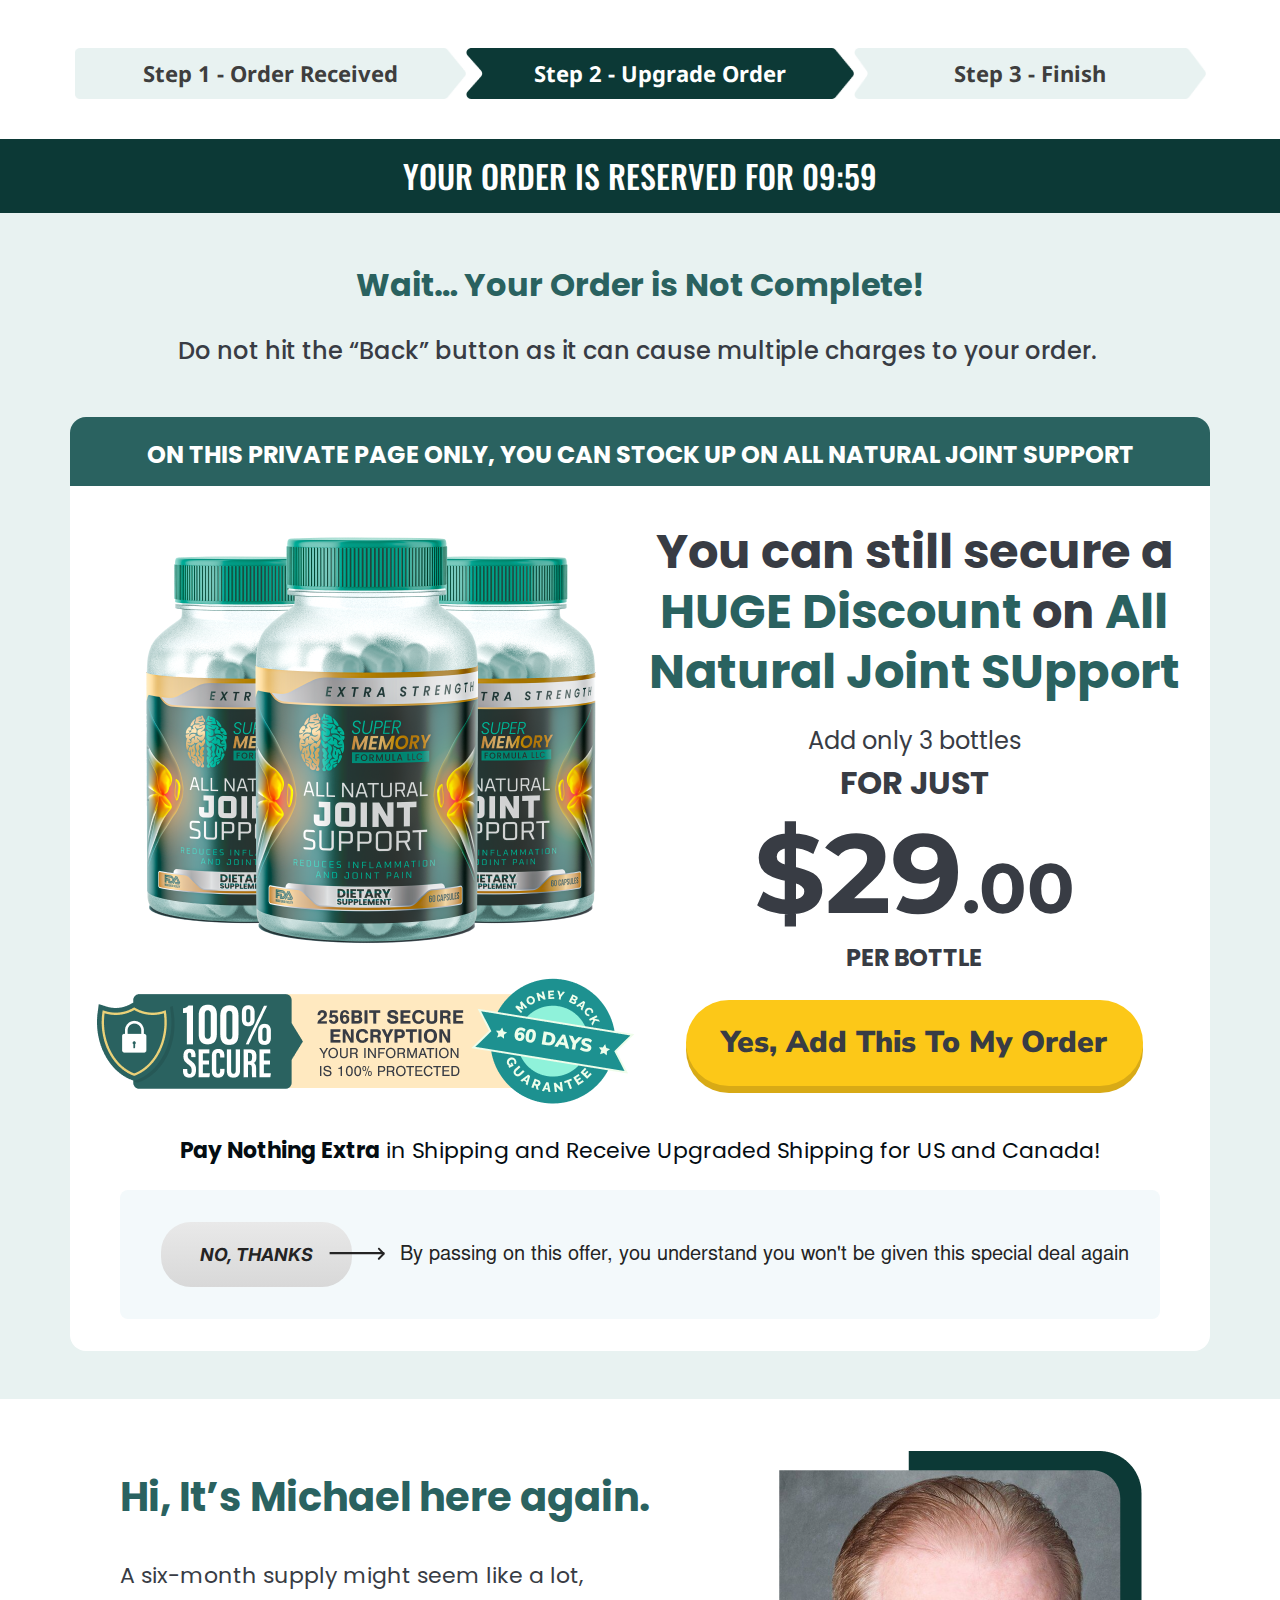
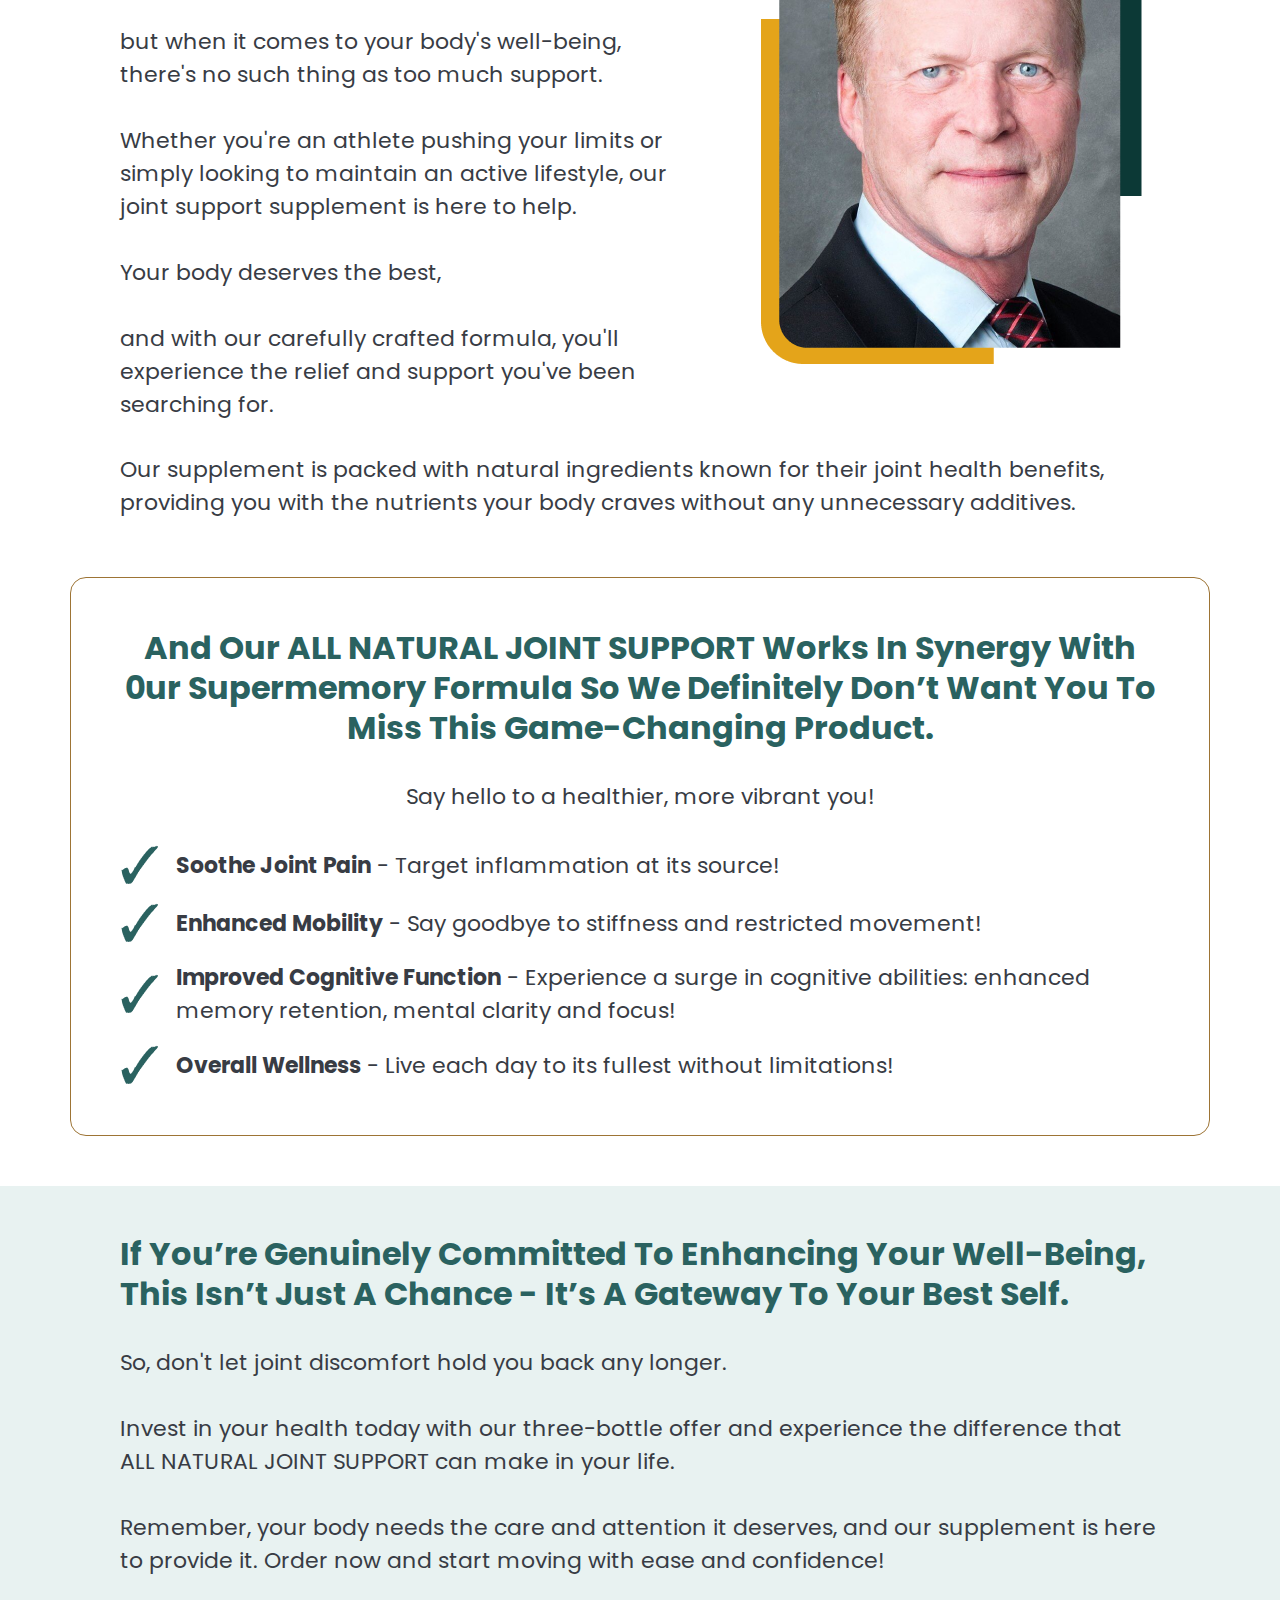
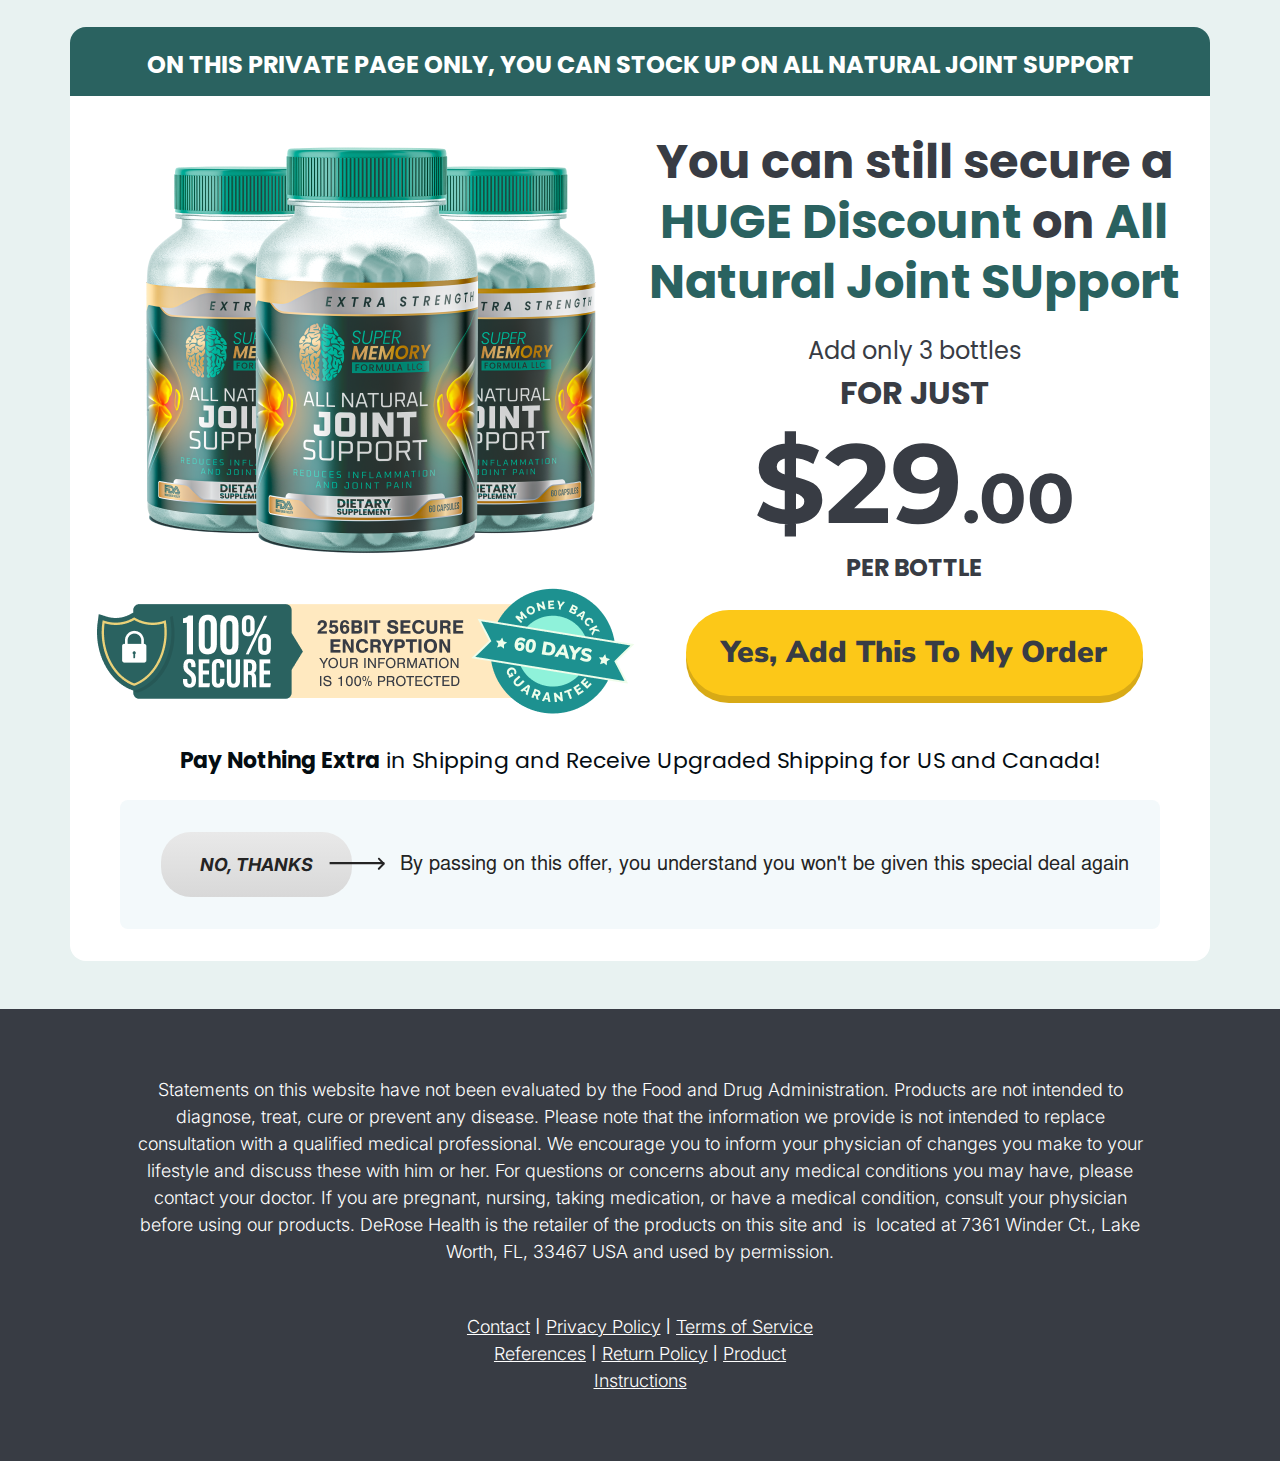
<file: public/downsell3.html>
<!DOCTYPE html>
<html>
	<head>
		<meta charset="UTF-8" />
		<meta name="viewport" content="width=device-width, initial-scale=1.0" />
        <!-- Meta Tags -->
        <meta property="og:type" content="Website" />
        <meta property="og:title" content="Super Memory Formula" />
        <meta property="og:image" content="" />
        <meta property="og:image:alt" content="" />
        <meta property="og:description" content="This is a website description for the search engine" />
        <meta property="og:url" content="" />
        <meta property="og:site_name" content="">
        <meta name="twitter:card" content="summary_large_image" />

		<title>Super Memory Formula</title>

		<link rel="preconnect" href="https://fonts.googleapis.com" />
		<link rel="preconnect" href="https://fonts.gstatic.com" crossorigin />
		<link 
            href="https://fonts.googleapis.com/css2?family=Inter:wght@100;200;300;400;500;600;700;800;900&family=Merriweather:ital,wght@0,300;0,400;0,700;0,900;1,300;1,400;1,700;1,900&family=Nunito+Sans:ital,opsz,wght@0,6..12,400;0,6..12,500;0,6..12,600;0,6..12,700;0,6..12,800;0,6..12,900;0,6..12,1000;1,6..12,400;1,6..12,500;1,6..12,600;1,6..12,700;1,6..12,800;1,6..12,900;1,6..12,1000&family=Nunito:ital,wght@0,200;0,300;0,400;0,500;0,600;0,700;0,800;0,900;0,1000;1,200;1,300;1,400;1,500;1,600;1,700;1,800;1,900;1,1000&family=Open+Sans:ital,wght@0,300;0,400;0,500;0,600;0,700;0,800;1,300;1,400;1,500;1,600;1,700;1,800&family=Roboto:ital,wght@0,300;0,400;0,500;0,700;0,900;1,100;1,300;1,400;1,500;1,700;1,900&family=Work+Sans:ital,wght@0,300;0,400;0,500;0,600;0,700;0,800;0,900;1,300;1,400;1,500;1,600;1,700;1,800;1,900&display=swap" 
            rel="stylesheet"/>
		<link 
            href="https://fonts.googleapis.com/css2?family=Poppins:ital,wght@0,100;0,200;0,300;0,400;0,500;0,600;0,700;0,800;0,900;1,100;1,200;1,300;1,400;1,500;1,600;1,700;1,800;1,900&display=swap" 
            rel="stylesheet"
            />
		<link 
            href="https://fonts.googleapis.com/css2?family=Oswald:wght@200..700&display=swap" rel="stylesheet">
        <link rel="preconnect" href="https://fonts.googleapis.com">
        <link rel="preconnect" href="https://fonts.gstatic.com" crossorigin>
        <link 
        href="https://fonts.googleapis.com/css2?family=Noto+Sans:ital,wght@0,100..900;1,100..900&display=swap" 
        rel="stylesheet"
        />

        <link rel="preconnect" href="https://fonts.googleapis.com">
        <link rel="preconnect" href="https://fonts.gstatic.com" crossorigin>
        <link href="https://fonts.googleapis.com/css2?family=Montserrat:ital,wght@0,100..900;1,100..900&display=swap" rel="stylesheet">
		
		<link href="./assets/css/style.css?v=2.1" rel="stylesheet" />
	</head>

    <body>
      
        <header class="xl:pt-[48px]">
            <div class="mx-auto">
                <div class="flex-col md:flex-row md:justify-center flex justify-center items-center gap-[20px] md:gap-0 xl:py-0 md:py-[30px] py-[20px]">
                    <div class="custom-bg-grey-arrow md:flex hidden md:py-[13px] md:px-[68px] px-[68px] py-[13px]">
                        <h2 class="text-custom-brown-100 md:text-[22px] md:leading-[25px] font-notosans font-bold text-[20px] leading-[23px]">Step 1 - Order Received</h2>
                    </div>
                    <div class="custom-bg-green3-arrow md:hidden flex md:py-[13px] md:px-[68px] px-[68px] py-[13px]">
                        <h2 class="text-custom-brown-100 md:text-[22px] md:leading-[25px] font-notosans font-bold text-[20px] leading-[23px]">Step 1 - Order Received</h2>
                    </div>
                    <div class="custom-bg-green-arrow md:py-[13px] md:px-[68px] px-[68px] py-[13px]">
                        <h2 class="text-white md:text-[22px] md:leading-[25px] font-notosans font-bold text-[20px] leading-[23px]">Step 2 - Upgrade Order</h2>
                    </div>
                    <div class="custom-bg-green3-arrow md:py-[13px] md:px-[100px] px-[115px] py-[13px]">
                        <h2 class="text-custom-brown-100 md:text-[22px] md:leading-[25px] font-notosans font-bold text-[20px] leading-[23px]">Step 3 - Finish</h2>
                    </div>
                </div>
            </div>


   
            <div class="xl:mt-[40px] md:py-[13px] py-[20px] text-center bg-custom-green-102">
                <h1 class="md:text-[32px] text-[20px] font-oswald font-medium text-white">
                    YOUR ORDER IS RESERVED FOR <span id="timer">10:00</span>
                </h1>
            </div>
            <div class="md:py-[48px] xl:px-0 md:px-[30px] px-[15px] py-[20px] text-center bg-custom-green-101">
                <h3 class="md:text-[32px] text-[20px] text-custom-green-100 font-poppins font-bold">
                    Wait… Your Order is Not Complete!
                </h3>
                <div class="md:mt-[24px] mt-[20px]">
                    <h4 class="md:text-[24px] text-[18px] font-poppins font-medium text-custom-black-101">
                        Do not hit the “Back” button as it can cause multiple charges to your order. 
                    </h4>
                </div>
            </div>
        </header>

        <main class="">

            <section class=" md:px-0 px-[15px] md:pb-[48px] md:mt-[-20px] mt-[-30px] py-[20px] bg-custom-green-101">
                <!-- <div class="text-center">
                    <h1 class="md:text-[40px] text-[25px] text-custom-green-100 font-poppins font-bold">
                        Secure Your Package While Stock Lasts
                    </h1>
                </div> -->


                <article class="md:mt-[0px] mt-[20px] md:max-w-[1140px] md:mx-auto">
                    <div class="md:pt-[20px] md:pb-[13px] py-[15px] md:px-0 px-[5px] text-center custom-green-border">
                        <h1 class="md:text-[24px] text-[19px] text-white font-poppins font-bold">
                            ON THIS PRIVATE PAGE ONLY, YOU CAN STOCK UP ON ALL NATURAL JOINT SUPPORT
                        </h1>
                    </div>

                    <div class="md:pt-[36px] md:pb-[32px] py-[20px] lg:px-0 md:px-[30px] px-[15px] rounded-b-[16px] bg-white ">
                        <div class="lg:flex-row flex-col flex justify-center lg:items-start items-center">
                        <!-- FIRST -->
                        <div class="flex flex-col justify-center items-center">
                            <img class="lg:block hidden" src="./assets/img/d3-3bots.png" alt="6 Bottles joint support">
                            <img class="lg:block hidden" src="./assets/img/100-secure-badge.png" alt="100% Secure Badge">
                        </div>
                        <!-- END -->

                        <!-- SECOND -->
                        <div class="flex flex-col justify-center items-center">
                            <div class="md:max-w-[539px] text-center">
                                <h1 class="md:text-[48px] text-[30px] leading-tight text-custom-black-101 font-poppins font-bold">
                                    You can still secure a <span class="text-custom-green-100">HUGE Discount</span> on <span class="text-custom-green-100">All Natural Joint SUpport</span>
                                </h1>
                            </div>

                            <img class="mt-[15px] w-[90%] lg:hidden mx-auto" src="./assets/img/d3-3bots.png" alt="6 Bottles joint support">
                            <img class="lg:hidden mx-auto" src="./assets/img/100-secure-badge.png" alt="100% Secure Badge">

                            <div class="md:mt-[24px]">
                                <p class="leading-tight md:text-[24px] text-[18px] text-custom-black-101 font-poppins">
                                    Add only 3 bottles
                                </p>
                            </div>

                            <div class="mt-[7px]">
                                <p class="md:text-[32px] text-[22px] leading-tight text-custom-black-101 font-poppins font-bold">
                                    FOR JUST
                                </p>
                            </div>

                            <div class="">
                                <h1 class="md:text-[112px] text-[80px] leading-tight text-custom-black-101 font-montserrat font-bold">
                                    $29<span class="md:text-[70px] text-[60px]">.00</span>
                                </h1>
                            </div>

                            <div>
                                <p class="leading-tight md:text-[24px] text-[18px] text-custom-black-101 font-poppins font-bold">
                                    PER BOTTLE
                                </p>
                            </div>

                            <a href="#" class="md:mt-[27px] mt-[20px] md:w-[457px] w-[310px] py-[24px] md:text-[30px] text-[20px] md:leading-tight font-nunitosans text-center custom-yellow-btn text-custom-black-101 font-black">
                                Yes, Add This To My Order
                            </a>
                        </div>
                        <!-- END -->
                        </div>

                        <div class="lg:mt-[12px] mt-[30px] text-center">
                            <p class="md:text-[22px] text-[18px] text-custom-black-200 font-poppins">
                                <b>​Pay Nothing Extra</b> in Shipping and Receive Upgraded Shipping for US and Canada!
                            </p>
                        </div>

                        <div class="relative md:mt-[23px] mt-[20px] md:py-[32px] py-[20px] lg:pr-0 lg:pl-[41px] md:px-[30px] px-[15px] md:max-w-[1040px] md:gap-[48px] lg:flex-row flex-col-reverse flex justify-start items-center md:mx-auto bg-custom-white-100 rounded-[8px]">
                            <a href="" class="md:mt-0 mt-[15px] w-[191px] py-[19px] text-[18px] rounded-[30px] text-center text-custom-black-300 font-inter font-bold italic custom-grey-btn">
                                NO, THANKS
                            </a>
                            <p class="lg:text-start text-center md:text-[20px] nimbus-sans text-custom-black-300">
                                By passing on this offer, you understand you won't be given this special deal again 
                            </p>

                            <svg class="lg:block hidden absolute top-[62px] left-[209px]" xmlns="http://www.w3.org/2000/svg" width="56" height="3" viewBox="0 0 56 3" fill="none">
                                <path d="M0.624542 1.19287H55.3136" stroke="#242424" stroke-width="2.27871" stroke-miterlimit="10"/>
                            </svg>
                            <svg class="lg:block hidden absolute top-[57px] left-[257px]" xmlns="http://www.w3.org/2000/svg" width="8" height="13" viewBox="0 0 8 13" fill="none">
                                <path d="M2.5203 12.5439L7.40813 7.45552C7.59071 7.26133 7.69235 7.00483 7.69235 6.73829C7.69235 6.47176 7.59071 6.21526 7.40813 6.02107L2.5203 0.931571C2.34604 0.774007 2.11948 0.686768 1.88454 0.686768C1.64961 0.686768 1.42305 0.774007 1.24878 0.931571C1.05109 1.11175 0.929843 1.36075 0.909927 1.62749C0.890012 1.89423 0.972935 2.15848 1.14168 2.36602L5.33565 6.73203L1.14168 11.1083C0.959111 11.3025 0.857465 11.559 0.857465 11.8255C0.857465 12.092 0.959111 12.3485 1.14168 12.5427C1.23039 12.6364 1.33722 12.711 1.45569 12.762C1.57415 12.813 1.70176 12.8394 1.83075 12.8395C1.95973 12.8396 2.08739 12.8134 2.20594 12.7626C2.32448 12.7118 2.43145 12.6374 2.5203 12.5439Z" fill="#242424"/>
                              </svg>
                        </div>
                    </div>
                </article>
            </section>


            <section class="md:mt-[20px] mt-[20px] md:max-w-[1140px] md:py-[48px] py-[20px] px-[15px] md:px-[50px] xl:mx-auto md:mx-[30px] mx-[15px] relative">
                <h1 class="md:text-[40px] text-[23px] text-custom-green-100 font-poppins font-bold">
                    Hi, It’s Michael here again.
                </h1>
                <img class="lg:mt-0 mt-[20px] lg:absolute xl:top-[32px] lg:top-[80px] xl:right-[68px] lg:right-[40px] xl:w-auto lg:w-[270px] md:w-[50%] lg:mx-0 w-[90%] mx-auto" src="./assets/img/d3-hero.png" alt="White man">
                <div class="md:mt-[32px] mt-[20px] lg:max-w-[571px]">
                    <p class="md:text-[22px] text-[18px] text-custom-black-101 font-poppins">
                        A six-month supply might seem like a lot, <br><br>
                        but when it comes to your body's well-being, there's no such thing as too much support. <br><br>
                        Whether you're an athlete pushing your limits or simply looking to maintain an active lifestyle, our joint support supplement is here to help.<br><br>
                        Your body deserves the best, <br><br>
                        and with our carefully crafted formula, you'll experience the relief and support you've been searching for. 
                    </p>
                </div>
                <p class="md:text-[22px] md:mt-[32px] mt-[20px] text-[18px] text-custom-black-101 font-poppins">
                    Our supplement is packed with natural ingredients known for their joint health benefits, providing you with the nutrients your body craves without any unnecessary additives.
                </p>
            </section>    

            <section class="md:pt-[10px] md:px-0 px-[15px] pt-[10px]">
                <article class="md:max-w-[1140px] md:mx-auto md:p-[50px] p-[20px] py-[30px] custom-border2-brown">
                    <div class="flex justify-center items-center">
                        <h1 class="md:leading-[40px] md:text-[32px] text-center md:max-w-[1040px] text-[25px] text-custom-green-100 font-poppins font-bold">
                            And Our ALL NATURAL JOINT SUPPORT Works In Synergy With 0ur Supermemory Formula So We Definitely Don’t Want You To Miss This Game-Changing Product.
                        </h1>
                    </div>
                    <p class="md:text-[22px] text-[18px] text-center md:mt-[32px] mt-[20px] text-custom-black-101 font-poppins">
                        Say hello to a healthier, more vibrant you!
                    </p>

                    <div class="md:mt-[32px] mt-[20px] md:gap-[18px] gap-[10px] flex justify-start items-center">
                        <img src="./assets/img/nike-check.png" alt="Green Check">
                        <p class="md:text-[22px] text-[18px] text-custom-black-101 font-poppins">
                            <span class="font-bold">Soothe Joint Pain</span> - Target inflammation at its source!
                        </p>
                    </div>

                    <div class="mt-[18px] md:gap-[18px] gap-[10px] flex justify-start items-center">
                        <img src="./assets/img/nike-check.png" alt="Green Check">
                        <p class="md:text-[22px] text-[18px] text-custom-black-101 font-poppins">
                            <span class="font-bold">Enhanced Mobility</span> - Say goodbye to stiffness and restricted movement!
                        </p>
                    </div>

                    <div class="mt-[18px] md:gap-[18px] gap-[10px] flex justify-start items-center">
                        <img src="./assets/img/nike-check.png" alt="Green Check">
                        <p class="md:text-[22px] text-[18px] text-custom-black-101 font-poppins">
                            <span class="font-bold">Improved Cognitive Function</span> - Experience a surge in cognitive abilities: enhanced memory retention, mental clarity and focus!
                        </p>
                    </div>

                    <div class="mt-[18px] md:gap-[18px] gap-[10px] flex justify-start items-center">
                        <img src="./assets/img/nike-check.png" alt="Green Check">
                        <p class="md:text-[22px] text-[18px] text-custom-black-101 font-poppins">
                            <span class="font-bold">Overall Wellness</span> - Live each day to its fullest without limitations!
                        </p>
                    </div>
                </article>
            </section>

            <section class=" md:px-0 px-[15px] md:py-[48px]  md:mt-[50px] mt-[30px] py-[30px] bg-custom-green-101">
                <div class="md:max-w-[1140px] md:mx-auto md:px-[50px] px-[10px] ">
                    <h1 class="md:text-[32px] md:leading-[40px] leading-8 text-[25px] text-custom-green-100 font-poppins font-bold">
                        If You’re Genuinely Committed To Enhancing Your Well-Being, This Isn’t Just A Chance - It’s A Gateway To Your Best Self.
                    </h1>
                    <p class="md:text-[22px] md:mt-[32px] md:mb-[0px] mb-[30px] md:max-w-[1040px] mt-[20px] text-[18px] text-custom-black-101 font-poppins">
                        So, don't let joint discomfort hold you back any longer. 
                        <br><br>
                        Invest in your health today with our three-bottle offer and experience the difference that<br>
                        ALL NATURAL JOINT SUPPORT can make in your life. 
                        <br><br>
                        Remember, your body needs the care and attention it deserves, and our supplement is here to provide it. Order now and start moving with ease and confidence!
                    </p>
                </div>


                <article class="md:mt-[50px] mt-[20px] md:max-w-[1140px] md:mx-auto">
                    <div class="md:pt-[20px] md:pb-[13px] py-[15px] md:px-0 px-[5px] text-center custom-green-border">
                        <h1 class="md:text-[24px] text-[19px] text-white font-poppins font-bold">
                            ON THIS PRIVATE PAGE ONLY, YOU CAN STOCK UP ON ALL NATURAL JOINT SUPPORT
                        </h1>
                    </div>

                    <div class="md:pt-[36px] md:pb-[32px] py-[20px] lg:px-0 md:px-[30px] px-[15px] rounded-b-[16px] bg-white ">
                        <div class="lg:flex-row flex-col flex justify-center lg:items-start items-center">
                        <!-- FIRST -->
                        <div class="flex flex-col justify-center items-center">
                            <img class="lg:block hidden" src="./assets/img/d3-3bots.png" alt="6 Bottles joint support">
                            <img class="lg:block hidden" src="./assets/img/100-secure-badge.png" alt="100% Secure Badge">
                        </div>
                        <!-- END -->

                        <!-- SECOND -->
                        <div class="flex flex-col justify-center items-center">
                            <div class="md:max-w-[539px] text-center">
                                <h1 class="md:text-[48px] text-[30px] leading-tight text-custom-black-101 font-poppins font-bold">
                                    You can still secure a <span class="text-custom-green-100">HUGE Discount</span> on <span class="text-custom-green-100">All Natural Joint SUpport</span>
                                </h1>
                            </div>

                            <img class="mt-[15px] w-[90%] lg:hidden mx-auto" src="./assets/img/d3-3bots.png" alt="6 Bottles joint support">
                            <img class="lg:hidden mx-auto" src="./assets/img/100-secure-badge.png" alt="100% Secure Badge">

                            <div class="md:mt-[24px]">
                                <p class="leading-tight md:text-[24px] text-[18px] text-custom-black-101 font-poppins">
                                    Add only 3 bottles
                                </p>
                            </div>

                            <div class="mt-[7px]">
                                <p class="md:text-[32px] text-[22px] leading-tight text-custom-black-101 font-poppins font-bold">
                                    FOR JUST
                                </p>
                            </div>

                            <div class="">
                                <h1 class="md:text-[112px] text-[80px] leading-tight text-custom-black-101 font-montserrat font-bold">
                                    $29<span class="md:text-[70px] text-[60px]">.00</span>
                                </h1>
                            </div>

                            <div>
                                <p class="leading-tight md:text-[24px] text-[18px] text-custom-black-101 font-poppins font-bold">
                                    PER BOTTLE
                                </p>
                            </div>

                            <a href="#" class="md:mt-[27px] mt-[20px] md:w-[457px] w-[310px] py-[24px] md:text-[30px] text-[20px] md:leading-tight font-nunitosans text-center custom-yellow-btn text-custom-black-101 font-black">
                                Yes, Add This To My Order
                            </a>
                        </div>
                        <!-- END -->
                        </div>

                        <div class="lg:mt-[12px] mt-[30px] text-center">
                            <p class="md:text-[22px] text-[18px] text-custom-black-200 font-poppins">
                                <b>​Pay Nothing Extra</b> in Shipping and Receive Upgraded Shipping for US and Canada!
                            </p>
                        </div>

                        <div class="relative md:mt-[23px] mt-[20px] md:py-[32px] py-[20px] lg:pr-0 lg:pl-[41px] md:px-[30px] px-[15px] md:max-w-[1040px] md:gap-[48px] lg:flex-row flex-col-reverse flex justify-start items-center md:mx-auto bg-custom-white-100 rounded-[8px]">
                            <a href="" class="md:mt-0 mt-[15px] w-[191px] py-[19px] text-[18px] rounded-[30px] text-center text-custom-black-300 font-inter font-bold italic custom-grey-btn">
                                NO, THANKS
                            </a>
                            <p class="lg:text-start text-center md:text-[20px] nimbus-sans text-custom-black-300">
                                By passing on this offer, you understand you won't be given this special deal again 
                            </p>

                            <svg class="lg:block hidden absolute top-[62px] left-[209px]" xmlns="http://www.w3.org/2000/svg" width="56" height="3" viewBox="0 0 56 3" fill="none">
                                <path d="M0.624542 1.19287H55.3136" stroke="#242424" stroke-width="2.27871" stroke-miterlimit="10"/>
                            </svg>
                            <svg class="lg:block hidden absolute top-[57px] left-[257px]" xmlns="http://www.w3.org/2000/svg" width="8" height="13" viewBox="0 0 8 13" fill="none">
                                <path d="M2.5203 12.5439L7.40813 7.45552C7.59071 7.26133 7.69235 7.00483 7.69235 6.73829C7.69235 6.47176 7.59071 6.21526 7.40813 6.02107L2.5203 0.931571C2.34604 0.774007 2.11948 0.686768 1.88454 0.686768C1.64961 0.686768 1.42305 0.774007 1.24878 0.931571C1.05109 1.11175 0.929843 1.36075 0.909927 1.62749C0.890012 1.89423 0.972935 2.15848 1.14168 2.36602L5.33565 6.73203L1.14168 11.1083C0.959111 11.3025 0.857465 11.559 0.857465 11.8255C0.857465 12.092 0.959111 12.3485 1.14168 12.5427C1.23039 12.6364 1.33722 12.711 1.45569 12.762C1.57415 12.813 1.70176 12.8394 1.83075 12.8395C1.95973 12.8396 2.08739 12.8134 2.20594 12.7626C2.32448 12.7118 2.43145 12.6374 2.5203 12.5439Z" fill="#242424"/>
                              </svg>
                        </div>
                    </div>
                </article>
            </section>

          
        </main>


        <footer class="md:py-[67px] py-[20px] lg:px-0 md:px-[30px] px-[15px] bg-custom-black-101">
            <div class="md:max-w-[1006px] md:mx-auto text-center">
                <p class="md:text-[18px] text-[16px] font-light text-white font-inter">
                    Statements on this website have not been evaluated by the Food and Drug Administration. Products are not intended to diagnose, treat, cure or prevent any disease. Please note that the information we provide is not intended to replace consultation with a qualified medical professional. We encourage you to inform your physician of changes you make to your lifestyle and discuss these with him or her. For questions or concerns about any medical conditions you may have, please contact your doctor. If you are pregnant, nursing, taking medication, or have a medical condition, consult your physician before using our products. DeRose Health is the retailer of the products on this site and  is  located at 7361 Winder Ct., Lake Worth, FL, 33467 USA and used by permission.
                </p>
            </div>
            <div class="md:mt-[48px] mt-[20px] text-center flex justify-center items-start text-white">
                <a href="" class="md:text-[18px] text-[16px] text-white font-inter font-light underline">Contact</a>&nbsp;|&nbsp;
                <a href="" class="md:text-[18px] text-[16px] text-white font-inter font-light underline">Privacy Policy</a>&nbsp;|&nbsp;
                <a href="" class="md:text-[18px] text-[16px] text-white font-inter font-light underline">Terms of Service</a>
            </div>
            <div class="text-center flex justify-center items-start text-white">
                <a href="" class="md:text-[18px] text-[16px] text-white font-inter font-light underline">References </a>&nbsp;|&nbsp;
                <a href="" class="md:text-[18px] text-[16px] text-white font-inter font-light underline">Return Policy</a>&nbsp;|&nbsp;
                <a href="" class="md:text-[18px] text-[16px] text-white font-inter font-light underline">Product</a>
            </div>
            <div class="text-center">
                <a href="" class="md:text-[18px] text-white font-inter font-light underline">Instructions</a>
            </div>
        </footer>

        <script src="./assets/js/app.js?v=1.0"></script>
    </body>
</html>
</file>
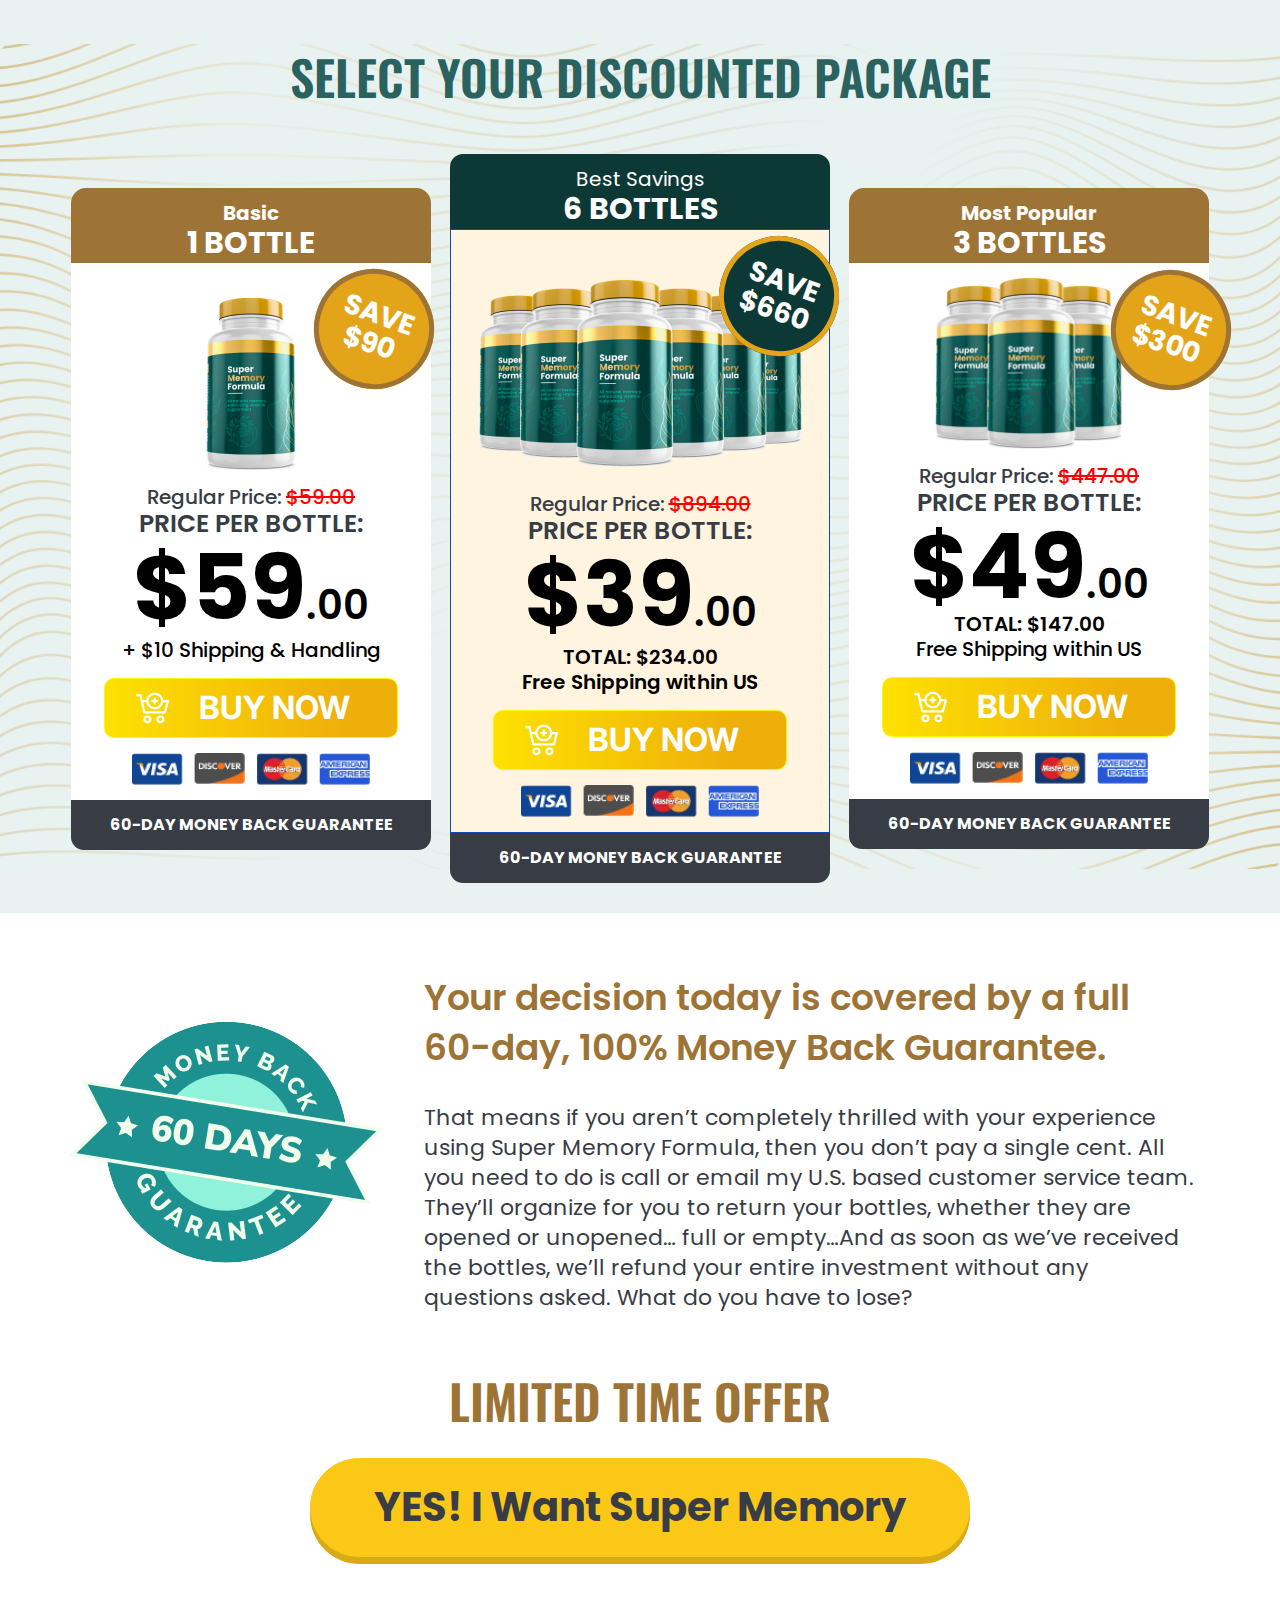
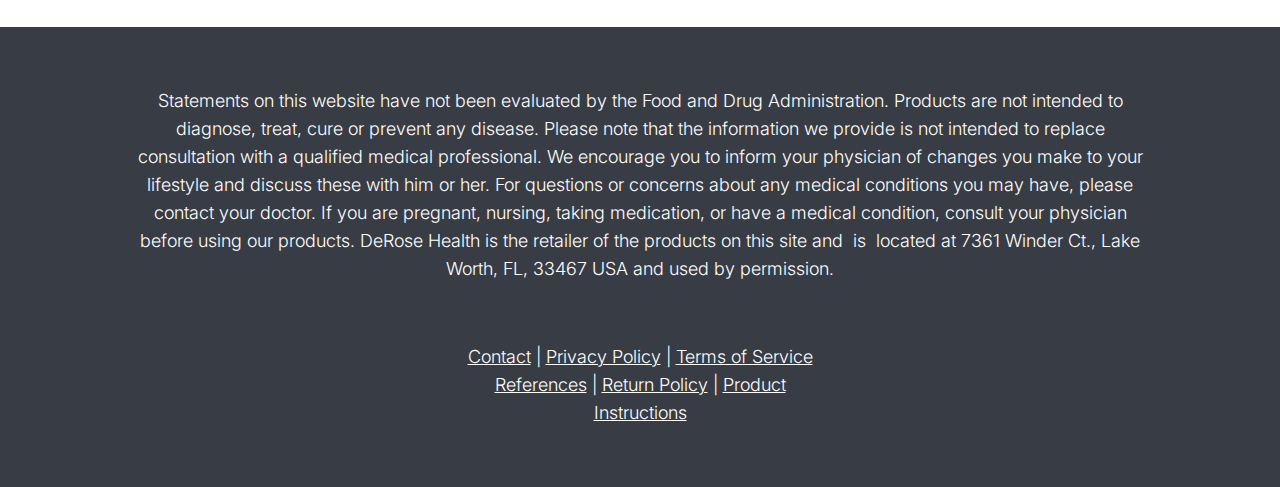
<file: public/dtc.html>
<!DOCTYPE html>
<html>
	<head>
		<meta charset="UTF-8" />
		<meta name="viewport" content="width=device-width, initial-scale=1.0" />
        <!-- Meta Tags -->
        <meta property="og:type" content="Website" />
        <meta property="og:title" content="Super Memory Formula" />
        <meta property="og:image" content="" />
        <meta property="og:image:alt" content="" />
        <meta property="og:description" content="This is a website description for the search engine" />
        <meta property="og:url" content="" />
        <meta property="og:site_name" content="">
        <meta name="twitter:card" content="summary_large_image" />

		<title>Super Memory Formula</title>

		<link rel="preconnect" href="https://fonts.googleapis.com" />
		<link rel="preconnect" href="https://fonts.gstatic.com" crossorigin />
		<link href="https://fonts.googleapis.com/css2?family=Inter:wght@100;200;300;400;500;600;700;800;900&family=Merriweather:ital,wght@0,300;0,400;0,700;0,900;1,300;1,400;1,700;1,900&family=Nunito+Sans:ital,opsz,wght@0,6..12,400;0,6..12,500;0,6..12,600;0,6..12,700;0,6..12,800;0,6..12,900;0,6..12,1000;1,6..12,400;1,6..12,500;1,6..12,600;1,6..12,700;1,6..12,800;1,6..12,900;1,6..12,1000&family=Nunito:ital,wght@0,200;0,300;0,400;0,500;0,600;0,700;0,800;0,900;0,1000;1,200;1,300;1,400;1,500;1,600;1,700;1,800;1,900;1,1000&family=Open+Sans:ital,wght@0,300;0,400;0,500;0,600;0,700;0,800;1,300;1,400;1,500;1,600;1,700;1,800&family=Roboto:ital,wght@0,300;0,400;0,500;0,700;0,900;1,100;1,300;1,400;1,500;1,700;1,900&family=Work+Sans:ital,wght@0,300;0,400;0,500;0,600;0,700;0,800;0,900;1,300;1,400;1,500;1,600;1,700;1,800;1,900&display=swap" rel="stylesheet"/>
		<link href="https://fonts.googleapis.com/css2?family=Poppins:ital,wght@0,100;0,200;0,300;0,400;0,500;0,600;0,700;0,800;0,900;1,100;1,200;1,300;1,400;1,500;1,600;1,700;1,800;1,900&display=swap" rel="stylesheet">
		<link href="https://fonts.googleapis.com/css2?family=Oswald:wght@200..700&display=swap" rel="stylesheet">
		
		<link href="./assets/css/style.css?v=1.0" rel="stylesheet" />
	</head>
	<body>
		<!--TODO-->
		<!-- SALES-SECTION -->
		<section class="bg-custom-green-101 ">
			<div class="dtc-bg-1">
				<div class="md:pb-[30px] pb-[30px] dtc-bg-2">
					<div class="md:max-w-[1140px] mx-auto">
						<h2 class="font-oswald text-3xl text-custom-green-100 md:text-[48px] text-center font-semibold md:leading-[54px] leading-8 md:pt-[50px] pt-[30px]">
							SELECT YOUR DISCOUNTED PACKAGE
						</h2>
						<section class="lg:flex-row  gap-[19px] ipad-view  lg:px-0 px-[15px] lg:flex md:pt-[50px] pt-[40px] w-adjust-10 justify-center items-center">
						<!-- MOBILE VIEW -->
						<!-- PLATINUM -->
							<article class="hide-d show-sales">
								<div>
									<div class="lg:w-[380px] w-[380px] w-adjust-1 rounded-t-[13px] py-[5px] bg-custom-green-102">
										<div>
											<h1 class="md:text-[20px] md:leading-[30px] text-center mt-[5px] text-[19px] leading-[24px]  font-poppins text-white">
												Best Savings
											</h1>
											<h1 class="md:text-[30px] md:leading-[30px] text-[25px] text-center leading-[24px] font-bold font-poppins text-white">
												6 BOTTLES
											</h1>
										</div>
									</div>
									<div class="lg:w-[380px] w-[380px] w-adjust-1 pb-[15px] bg-custom-blue-103 custom-drop-shadowv2 relative">
										<div class="mt-[50px] flex justify-center items-center">
											<img src="./assets/img/bot-6.png" alt="jaylabs" class="max-w-[250px]">
										</div>
										<div class="circle-save-1 top-[6px] right-[-10px] absolute">
											<p class="save-price-1 font-bold font-poppins"><span class="msemib">SAVE</span><span class="">$660</span></p>
										</div>
										<div class="pt-[20px] flex justify-center items-center">
											<p class="text-[20px] font-poppins font-medium leading-[25px] mt-[5px] text-custom-black-101">
												Regular Price: <span class="text-custom-red-101 line-through">$894.00</span>
											</p>
										</div>
										<div class=" flex justify-center items-center">
											<p class="text-[25px] font-poppins font-semibold leading-[28px]  text-custom-black-101">
												PRICE PER BOTTLE:
											</p>
										</div>
										<div class="flex justify-center pt-[5px]">
											<div>
												<h1 class="md:text-[90px] md:leading-[90px] text-[60px] leading-[65px] font-bold font-poppins text-custom-black-102">
													$39
												</h1>
											</div>
											<div class="flex flex-col items-end justify-end font-poppins  ">
												<div>
													<h1 class="md:text-[40px] md:leading-[40px] text-[28px] leading-[29px] mb-[8px] font-semibold text-custom-black-102">
														.00
													</h1>
												</div>
											</div>
										</div>
										<div class="pt-[0px] flex justify-center items-center">
											<p class="text-[20px] font-semibold font-poppins leading-[25px] mt-[5px] text-custom-black-102">
												TOTAL: $234.00
											</p>
										</div>
										<div class="pt-[0px] flex justify-center items-center">
											<p class="text-[20px] font-semibold font-poppins leading-[25px] text-custom-black-102">
												Free Shipping within US
											</p>
										</div>
										<div class="mt-[15px] flex justify-center items-center ">
											<a href="" class="py-[5px] rounded-[10px]  pl-[15px] pr-[15px] button-color w-[254px] flex gap-[20px] justify-center items-center">
												<div>
													<img src="./assets/img/cart.png" alt="Cart" class="max-w-[35px] mr-[10px] ml-[-16px]">
												</div>
												<div>
													<h1 class="text-[32px] font-bold font-inter text-white">
														BUY NOW
													</h1>
												</div>
											</a>
										</div>
										<div class="mt-[15px] flex justify-center items-center ">
											<div>
												<img src="./assets/img/cards.png" alt="Cart" class="">
											</div>
										</div>
									</div>
									<div class="lg:w-[380px] w-[380px] w-adjust-1 bg-custom-black-101 relative rounded-b-[13px] flex justify-center items-center py-[15px]">
										<h1 class=" text-[16px] font-bold font-poppins leading-[20px] text-white">
											60-DAY MONEY BACK GUARANTEE
										</h1>
									</div>
								</div>
							</article>
						<!-- BUY 3 BOTTLES -->
							<article class="hide-d show-sales">
								<div>
									<div class="lg:w-[360px] w-[360px] w-adjust-1 py-[5px] rounded-t-[15px]  bg-custom-yellow-101 flex flex-col justify-center items-center">
										<div>
											<h1 class="md:text-[20px] md:leading-[30px] text-center mt-[5px] text-[19px] leading-[24px] font-bold font-poppins text-white">
												Most Popular
											</h1>
											<h1 class="md:text-[30px] md:leading-[30px] text-[25px] text-center leading-[24px] font-bold font-poppins text-white">
												3 BOTTLES
											</h1>
										</div>
									</div>
									<div class="lg:w-[360px] w-[360px] w-adjust-1 pb-[15px] bg-white relative">
										<div class="pt-[15px] flex justify-center items-center">
											<img src="./assets/img/bot-3.png" alt="One bottle of revitalize" class="max-w-[188px]">
										</div>
										<div class="circle-save top-[7px] right-[-22px] absolute">
											<p class="save-price font-bold font-poppins"><span class="msemib">SAVE</span><span class="">$300</span></p>
										</div>
										<div class="pt-[10px] flex justify-center items-center">
											<p class="text-[20px] font-poppins font-medium leading-[25px] mt-[5px] text-custom-black-101">
												Regular Price: <span class="text-custom-red-101 line-through">$447.00</span>
											</p>
										</div>
										<div class=" flex justify-center items-center">
											<p class="text-[25px] font-poppins font-semibold leading-[28px]  text-custom-black-101">
												PRICE PER BOTTLE:
											</p>
										</div>
										<div class="flex justify-center pt-[5px]">
											<div>
												<h1 class="md:text-[90px] md:leading-[90px] text-[60px] leading-[65px] font-bold font-poppins text-custom-black-102">
													$49
												</h1>
											</div>
											<div class="flex flex-col items-end justify-end font-poppins  ">
												<div>
													<h1 class="md:text-[40px] md:leading-[40px] text-[28px] leading-[29px] mb-[8px] font-semibold text-custom-black-102">
														.00
													</h1>
												</div>
											</div>
										</div>
										<div class="pt-[0px] flex justify-center items-center">
											<p class="text-[20px] font-semibold font-poppins leading-[25px] text-custom-black-102">
												TOTAL: $147.00
											</p>
										</div>
										<div class="pt-[0px] flex justify-center items-center">
											<p class="text-[20px] font-medium font-poppins leading-[25px]  text-custom-black-102">
												Free Shipping within US
											</p>
										</div>
										<div class="mt-[15px] flex justify-center items-center ">
											<a href="" class="py-[5px] rounded-[10px]  pl-[15px] pr-[15px] button-color w-[254px] flex gap-[20px] justify-center items-center">
												<div>
													<img src="./assets/img/cart.png" alt="Cart" class="max-w-[35px] mr-[10px] ml-[-16px]">
												</div>
												<div>
													<h1 class="text-[32px] font-bold font-inter text-white">
														BUY NOW
													</h1>
												</div>
											</a>
										</div>
										<div class="mt-[15px] flex justify-center items-center ">
											<div>
												<img src="./assets/img/cards.png" alt="Cart" class="">
											</div>
										</div>
									</div>
									<div class="lg:w-[360px] w-[360px] w-adjust-1 bg-custom-black-101 relative rounded-b-[13px] flex justify-center items-center py-[15px]">
										<h1 class=" text-[16px] font-bold font-poppins leading-[20px] text-white">
											60-DAY MONEY BACK GUARANTEE
										</h1>
									</div>
								</div>
							</article>
						<!-- BUY 1 BOTTLE -->
							<article class="hide-d show-sales">
								<div>
									<div class="lg:w-[360px] w-[360px] w-adjust-1 py-[5px] rounded-t-[15px]  bg-custom-yellow-101 flex flex-col justify-center items-center">
										<div>
											<h1 class="md:text-[20px] md:leading-[30px] text-center mt-[5px] text-[19px] leading-[24px] font-bold font-poppins text-white">
												Basic
											</h1>
											<h1 class="md:text-[30px] md:leading-[30px] text-[25px] text-center leading-[24px] font-bold font-poppins text-white">
												1 BOTTLE
											</h1>
										</div>
									</div>
									<div class="lg:w-[360px] w-[360px] w-adjust-1 pb-[15px] bg-white relative">
										<div class="pt-[35px] flex justify-center items-center">
											<img src="./assets/img/bot-1.png" alt="One bottle of revitalize" class="md:max-w-[90px] max-w-[90px]">
										</div>
										<div class="circle-save top-[6px] right-[-3px] absolute">
											<p class="save-price font-bold font-poppins"><span class="msemib">SAVE</span><span class="">$90</span></p>
										</div>
										<div class="pt-[10px] flex justify-center items-center">
											<p class="text-[20px] font-poppins font-medium leading-[25px] mt-[5px] text-custom-black-101">
												Regular Price: <span class="text-custom-red-101 line-through">$59.00</span>
											</p>
										</div>
										<div class=" flex justify-center items-center">
											<p class="text-[25px] font-poppins font-semibold leading-[28px]  text-custom-black-101">
												PRICE PER BOTTLE:
											</p>
										</div>
										<div class="flex justify-center pt-[5px]">
											<div>
												<h1 class="md:text-[90px] md:leading-[90px] text-[60px] leading-[65px] font-bold font-poppins text-custom-black-102">
													$59
												</h1>
											</div>
											<div class="flex flex-col items-end justify-end font-poppins  ">
												<div>
													<h1 class="md:text-[40px] md:leading-[40px] text-[28px] leading-[29px] mb-[8px] font-semibold text-custom-black-102">
														.00
													</h1>
												</div>
											</div>
										</div>
										<div class="pt-[0px] flex justify-center items-center">
											<p class="text-[20px] font-medium font-poppins leading-[25px] mt-[5px] text-custom-black-102">
												+ $10 Shipping & Handling
											</p>
										</div>
										<div class="mt-[15px] flex justify-center items-center ">
											<a href="" class="py-[5px] rounded-[10px]  pl-[15px] pr-[15px] button-color w-[254px] flex gap-[20px] justify-center items-center">
												<div>
													<img src="./assets/img/cart.png" alt="Cart" class="max-w-[35px] mr-[10px] ml-[-16px]">
												</div>
												<div>
													<h1 class="text-[32px] font-bold font-inter text-white">
														BUY NOW
													</h1>
												</div>
											</a>
										</div>
										<div class="mt-[15px] flex justify-center items-center ">
											<div>
												<img src="./assets/img/cards.png" alt="Cart" class="">
											</div>
										</div>
									</div>
									<div class="lg:w-[360px] w-[360px] w-adjust-1 bg-custom-black-101 relative rounded-b-[13px] flex justify-center items-center py-[15px]">
										<h1 class=" text-[16px] font-bold font-poppins leading-[20px] text-white">
											60-DAY MONEY BACK GUARANTEE
										</h1>
									</div>
								</div>
							</article>
						<!-- DESKTOP VIEW -->
						<!-- BUY 1 BOTTLE -->
							<article class="hide-sales ">
								<div class="lg:w-[360px] w-adjust-1 py-[5px] rounded-t-[15px]  bg-custom-yellow-101 flex flex-col justify-center items-center">
									<div>
										<h1 class="md:text-[20px] md:leading-[30px] text-center mt-[5px] text-[19px] leading-[24px] font-bold font-poppins text-white">
											Basic
										</h1>
										<h1 class="md:text-[30px] md:leading-[30px] text-[25px] text-center leading-[24px] font-bold font-poppins text-white">
											1 BOTTLE
										</h1>
									</div>
								</div>
								<div class="lg:w-[360px] w-adjust-1 pb-[15px] bg-white relative">
									<div class="pt-[35px] flex justify-center items-center">
										<img src="./assets/img/bot-1.png" alt="One bottle of revitalize" class="md:max-w-[90px] max-w-[90px]">
									</div>
									<div class="circle-save top-[6px] right-[-3px] absolute">
										<p class="save-price font-bold font-poppins"><span class="msemib">SAVE</span><span class="">$90</span></p>
									</div>
									<div class="pt-[10px] flex justify-center items-center">
										<p class="text-[20px] font-poppins font-medium leading-[25px] mt-[5px] text-custom-black-101">
											Regular Price: <span class="text-custom-red-101 line-through">$59.00</span>
										</p>
									</div>
									<div class=" flex justify-center items-center">
										<p class="text-[25px] font-poppins font-semibold leading-[28px]  text-custom-black-101">
											PRICE PER BOTTLE:
										</p>
									</div>
									<div class="flex justify-center pt-[5px]">
										<div>
											<h1 class="md:text-[90px] md:leading-[90px] text-[60px] leading-[65px] font-bold font-poppins text-custom-black-102">
												$59
											</h1>
										</div>
										<div class="flex flex-col items-end justify-end font-poppins  ">
											<div>
												<h1 class="md:text-[40px] md:leading-[40px] text-[28px] leading-[29px] mb-[8px] font-semibold text-custom-black-102">
													.00
												</h1>
											</div>
										</div>
									</div>
									<div class="pt-[0px] flex justify-center items-center">
										<p class="text-[20px] font-medium font-poppins leading-[25px] mt-[5px] text-custom-black-102">
											+ $10 Shipping & Handling
										</p>
									</div>
									<div class="mt-[15px] flex justify-center items-center ">
										<a href="" class="py-[5px] rounded-[10px]  pl-[15px] pr-[15px] button-color w-[294px] flex gap-[20px] justify-center items-center">
											<div>
												<img src="./assets/img/cart.png" alt="Cart" class="max-w-[35px] mr-[10px] ml-[-16px]">
											</div>
											<div>
												<h1 class="text-[32px] font-bold font-inter text-white">
													BUY NOW
												</h1>
											</div>
										</a>
									</div>
									<div class="mt-[15px] flex justify-center items-center ">
										<div>
											<img src="./assets/img/cards.png" alt="Cart" class="">
										</div>
									</div>
								</div>
								<div class="lg:w-[360px] w-adjust-1 bg-custom-black-101 relative rounded-b-[13px] flex justify-center items-center py-[15px]">
									<h1 class=" text-[16px] font-bold font-poppins leading-[20px] text-white">
										60-DAY MONEY BACK GUARANTEE
									</h1>
								</div>
							</article>
						<!-- PLATINUM -->
							<article class="lg:mt-0 hide-sales ">
								<div class="lg:w-[380px] w-adjust-1 rounded-t-[13px] py-[5px] bg-custom-green-102">
									<div>
										<h1 class="md:text-[20px] md:leading-[30px] text-center mt-[5px] text-[19px] leading-[24px]  font-poppins text-white">
											Best Savings
										</h1>
										<h1 class="md:text-[30px] md:leading-[30px] text-[25px] text-center leading-[24px] font-bold font-poppins text-white">
											6 BOTTLES
										</h1>
									</div>
								</div>
								<div class="lg:w-[380px] w-adjust-1 pb-[15px] bg-custom-blue-103 custom-drop-shadowv2 relative">
									<div class="mt-[50px] flex justify-center items-center">
										<img src="./assets/img/bot-6.png" alt="jaylabs" class="md:max-w-[324px] max-w-[213px]">
									</div>
									<div class="circle-save-1 top-[6px] right-[-10px] absolute">
										<p class="save-price-1 font-bold font-poppins"><span class="msemib">SAVE</span><span class="">$660</span></p>
									</div>
									<div class="pt-[20px] flex justify-center items-center">
										<p class="text-[20px] font-poppins font-medium leading-[25px] mt-[5px] text-custom-black-101">
											Regular Price: <span class="text-custom-red-101 line-through">$894.00</span>
										</p>
									</div>
									<div class=" flex justify-center items-center">
										<p class="text-[25px] font-poppins font-semibold leading-[28px]  text-custom-black-101">
											PRICE PER BOTTLE:
										</p>
									</div>
									<div class="flex justify-center pt-[5px]">
										<div>
											<h1 class="md:text-[90px] md:leading-[90px] text-[60px] leading-[65px] font-bold font-poppins text-custom-black-102">
												$39
											</h1>
										</div>
										<div class="flex flex-col items-end justify-end font-poppins  ">
											<div>
												<h1 class="md:text-[40px] md:leading-[40px] text-[28px] leading-[29px] mb-[8px] font-semibold text-custom-black-102">
													.00
												</h1>
											</div>
										</div>
									</div>
									<div class="pt-[0px] flex justify-center items-center">
										<p class="text-[20px] font-semibold font-poppins leading-[25px] mt-[5px] text-custom-black-102">
											TOTAL: $234.00
										</p>
									</div>
									<div class="pt-[0px] flex justify-center items-center">
										<p class="text-[20px] font-semibold font-poppins leading-[25px] text-custom-black-102">
											Free Shipping within US
										</p>
									</div>
									<div class="mt-[15px] flex justify-center items-center ">
										<a href="" class="py-[5px] rounded-[10px]  pl-[15px] pr-[15px] button-color w-[294px] flex gap-[20px] justify-center items-center">
											<div>
												<img src="./assets/img/cart.png" alt="Cart" class="max-w-[35px] mr-[10px] ml-[-16px]">
											</div>
											<div>
												<h1 class="text-[32px] font-bold font-inter text-white">
													BUY NOW
												</h1>
											</div>
										</a>
									</div>
									<div class="mt-[15px] flex justify-center items-center ">
										<div>
											<img src="./assets/img/cards.png" alt="Cart" class="">
										</div>
									</div>
								</div>
								<div class="lg:w-[380px] w-adjust-1 bg-custom-black-101 relative rounded-b-[13px] flex justify-center items-center py-[15px]">
									<h1 class=" text-[16px] font-bold font-poppins leading-[20px] text-white">
										60-DAY MONEY BACK GUARANTEE
									</h1>
								</div>
							</article>
						<!-- BUY 3 BOTTLES -->
							<article class="hide-sales ">
								<div class="lg:w-[360px] w-adjust-1 py-[5px] rounded-t-[15px]  bg-custom-yellow-101 flex flex-col justify-center items-center">
									<div>
										<h1 class="md:text-[20px] md:leading-[30px] text-center mt-[5px] text-[19px] leading-[24px] font-bold font-poppins text-white">
											Most Popular
										</h1>
										<h1 class="md:text-[30px] md:leading-[30px] text-[25px] text-center leading-[24px] font-bold font-poppins text-white">
											3 BOTTLES
										</h1>
									</div>
								</div>
								<div class="lg:w-[360px] w-adjust-1 pb-[15px] bg-white relative">
									<div class="pt-[15px] flex justify-center items-center">
										<img src="./assets/img/bot-3.png" alt="One bottle of revitalize" class="md:max-w-[188px] max-w-[90px]">
									</div>
									<div class="circle-save top-[7px] right-[-22px] absolute">
										<p class="save-price font-bold font-poppins"><span class="msemib">SAVE</span><span class="">$300</span></p>
									</div>
									<div class="pt-[10px] flex justify-center items-center">
										<p class="text-[20px] font-poppins font-medium leading-[25px] mt-[5px] text-custom-black-101">
											Regular Price: <span class="text-custom-red-101 line-through">$447.00</span>
										</p>
									</div>
									<div class=" flex justify-center items-center">
										<p class="text-[25px] font-poppins font-semibold leading-[28px]  text-custom-black-101">
											PRICE PER BOTTLE:
										</p>
									</div>
									<div class="flex justify-center pt-[5px]">
										<div>
											<h1 class="md:text-[90px] md:leading-[90px] text-[60px] leading-[65px] font-bold font-poppins text-custom-black-102">
												$49
											</h1>
										</div>
										<div class="flex flex-col items-end justify-end font-poppins  ">
											<div>
												<h1 class="md:text-[40px] md:leading-[40px] text-[28px] leading-[29px] mb-[8px] font-semibold text-custom-black-102">
													.00
												</h1>
											</div>
										</div>
									</div>
									<div class="pt-[0px] flex justify-center items-center">
										<p class="text-[20px] font-semibold font-poppins leading-[25px] text-custom-black-102">
											TOTAL: $147.00
										</p>
									</div>
									<div class="pt-[0px] flex justify-center items-center">
										<p class="text-[20px] font-medium font-poppins leading-[25px]  text-custom-black-102">
											Free Shipping within US
										</p>
									</div>
									<div class="mt-[15px] flex justify-center items-center ">
										<a href="" class="py-[5px] rounded-[10px]  pl-[15px] pr-[15px] button-color w-[294px] flex gap-[20px] justify-center items-center">
											<div>
												<img src="./assets/img/cart.png" alt="Cart" class="max-w-[35px] mr-[10px] ml-[-16px]">
											</div>
											<div>
												<h1 class="text-[32px] font-bold font-inter text-white">
													BUY NOW
												</h1>
											</div>
										</a>
									</div>
									<div class="mt-[15px] flex justify-center items-center ">
										<div>
											<img src="./assets/img/cards.png" alt="Cart" class="">
										</div>
									</div>
								</div>
								<div class="lg:w-[360px] w-adjust-1 bg-custom-black-101 relative rounded-b-[13px] flex justify-center items-center py-[15px]">
									<h1 class=" text-[16px] font-bold font-poppins leading-[20px] text-white">
										60-DAY MONEY BACK GUARANTEE
									</h1>
								</div>
							</article>
						</section>
					</div>
				</div> 
			</div>
		</section>
		<section>
			<div class=" md:px-[0px] px-[27px] md:py-[0px] py-[27px]  md:mt-[0px] mt-[-27px]">
				<div class=" md:mx-auto md:max-w-[1140px]">
					<div class="">
						<div class=" md:py-[60px] py-[30px]">
							<div class="flex flex-col-reverse md:flex-row md:gap-[40px] gap-[10px]">
								<div class=" flex justify-center items-center ">
									<img src="./assets/img/badge-dtc.png" class="md:max-w-[520px] w-70 md:mt-[0px] " alt="sect-1">
								</div>
								<div class="md:mt-[-0px] mt-[0px]">
									<h2 class="font-poppins text-2xl text-custom-yellow-101  md:text-[36px] font-semibold md:leading-[50px] leading-[35px] md:max-w-[724px]">Your decision today is covered by a full 60-day, 100% Money Back Guarantee.</h2>
									<p class="text-custom-black-101 md:text-[22px] font-poppins mt-[20px] md:mt-[30px] md:max-w-[778px] text-[18px] md:leading-[30px] leading-6 ">
										That means if you aren’t completely thrilled with your experience using Super Memory Formula, then you don’t pay a single cent. All you need to do is call or email my U.S. based customer service team. They’ll organize for you to return your bottles, whether they are opened or unopened… full or empty…And as soon as we’ve received the bottles, we’ll refund your entire investment without any questions asked. What do you have to lose?
									</p>
								</div>
							</div>
						</div>
					</div>
				</div>
			</div>
		</section>
		<section>
			<div class=" md:px-[0px] px-[27px] md:py-[0px] py-[27px]  md:mt-[0px] mt-[-70px]">
				<div class=" md:mx-auto md:max-w-[1140px]">
					<div class="">
						<div class=" ">
							<div class="md:mt-[-0px] mt-[0px]">
								<h2 class="font-oswald text-2xl text-custom-yellow-101 text-center  md:text-[48px] font-semibold md:leading-[55px] leading-[35px] ">
									LIMITED TIME OFFER
								</h2>
							</div>
							<div class="md:mt-[30px] mt-[20px] flex justify-center items-center ">
								<a href="" class="md:p-[27px] p-[12px] rounded-[10px]  bt-1 md:w-[660px]">
									<div>
										<h1 class="md:text-[40px] md:leading-[45px] text-[23px] leading-[30px] text-center font-bold font-poppins text-custom-black-101">
											YES! I Want Super Memory
										</h1>
									</div>
								</a>
							</div>
						</div>
					</div>
				</div>
			</div>
		</section>
		<footer class="lg:mt-[70px] lg:pt-[60px] lg:pb-[60px]  lg:px-0 px-[15px] py-[20px] mt-[30px] bg-custom-black-101">
            <div class="lg:max-w-[1006px] mx-auto text-center">
                <p class="lg:text-lg text-[10px] font-light font-inter text-white">
                    Statements on this website have not been evaluated by the Food and Drug Administration. Products are not intended to diagnose, treat, cure or prevent any disease. Please note that the information we provide is not intended to replace consultation with a qualified medical professional. We encourage you to inform your physician of changes you make to your lifestyle and discuss these with him or her. For questions or concerns about any medical conditions you may have, please contact your doctor. If you are pregnant, nursing, taking medication, or have a medical condition, consult your physician before using our products. DeRose Health is the retailer of the products on this site and  is  located at 7361 Winder Ct., Lake Worth, FL, 33467 USA and used by permission.
                </p>
            </div>
            <div class="lg:max-w-[513px] lg:mt-[60px] mt-[20px] mx-auto text-center">
                <p class="lg:text-lg text-[10px] font-light font-inter text-white">
                    <a class="underline" href="">Contact</a> | <a class="underline" href="">Privacy Policy</a> | <a class="underline" href="">Terms of Service</a> <br>
                    <a class="underline" href="">References</a> | <a class="underline" href="">Return Policy</a> | <a class="underline" href="">Product</a><br>
					<a class="underline" href="">Instructions</a>
                </p>
            </div>
        </footer>

	</body>
</html>
</file>
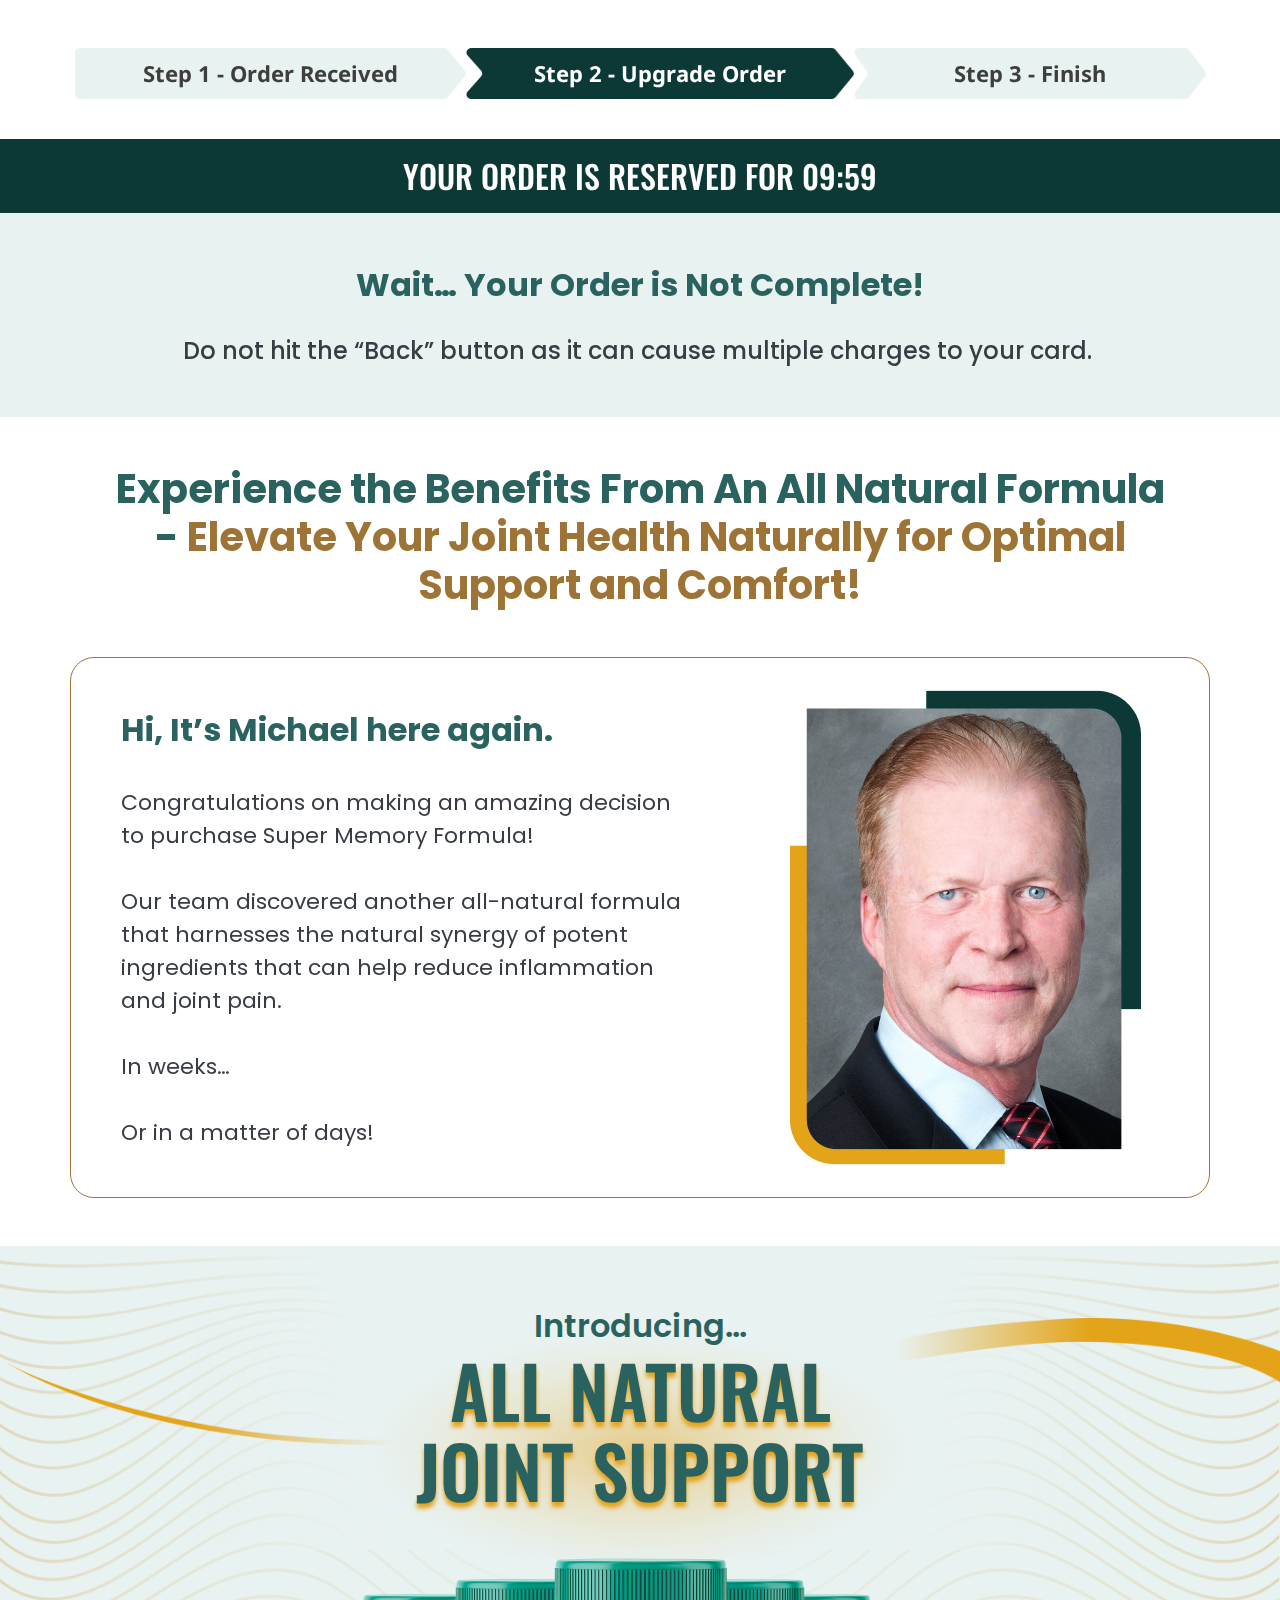
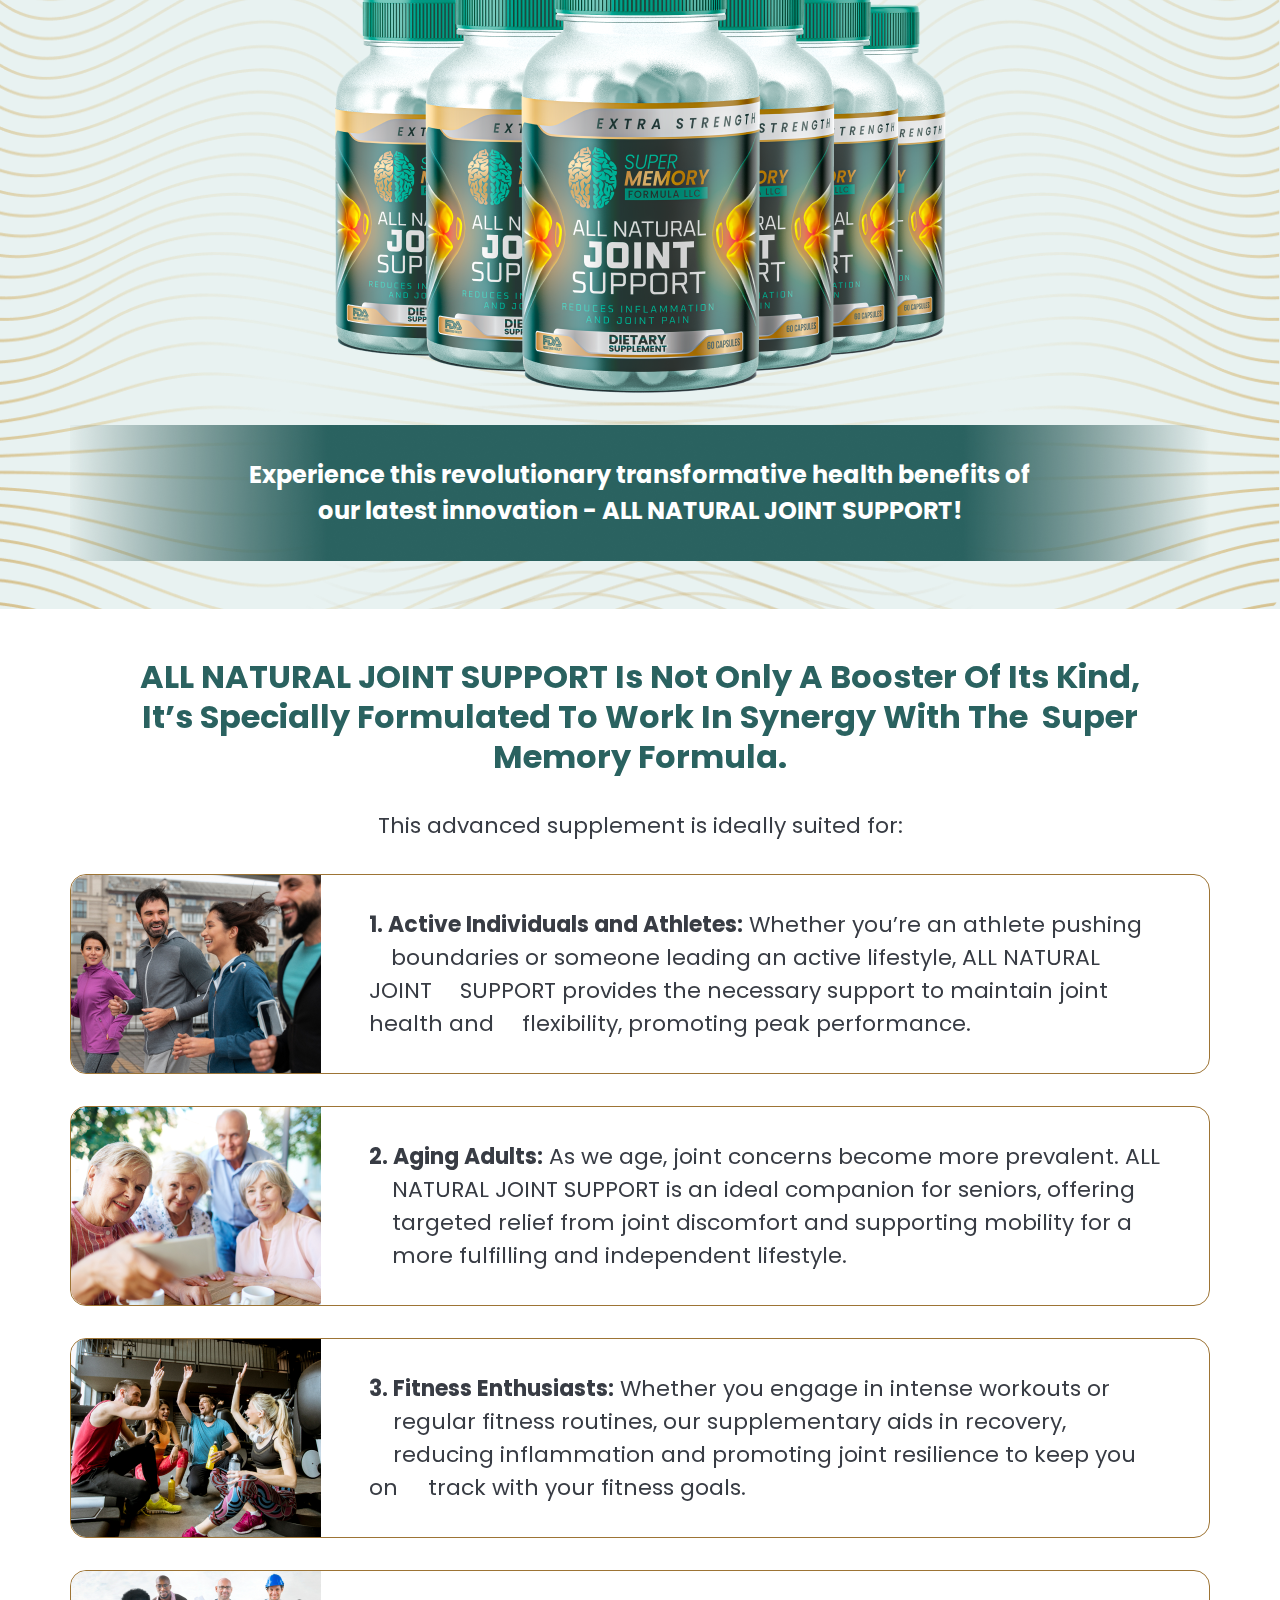
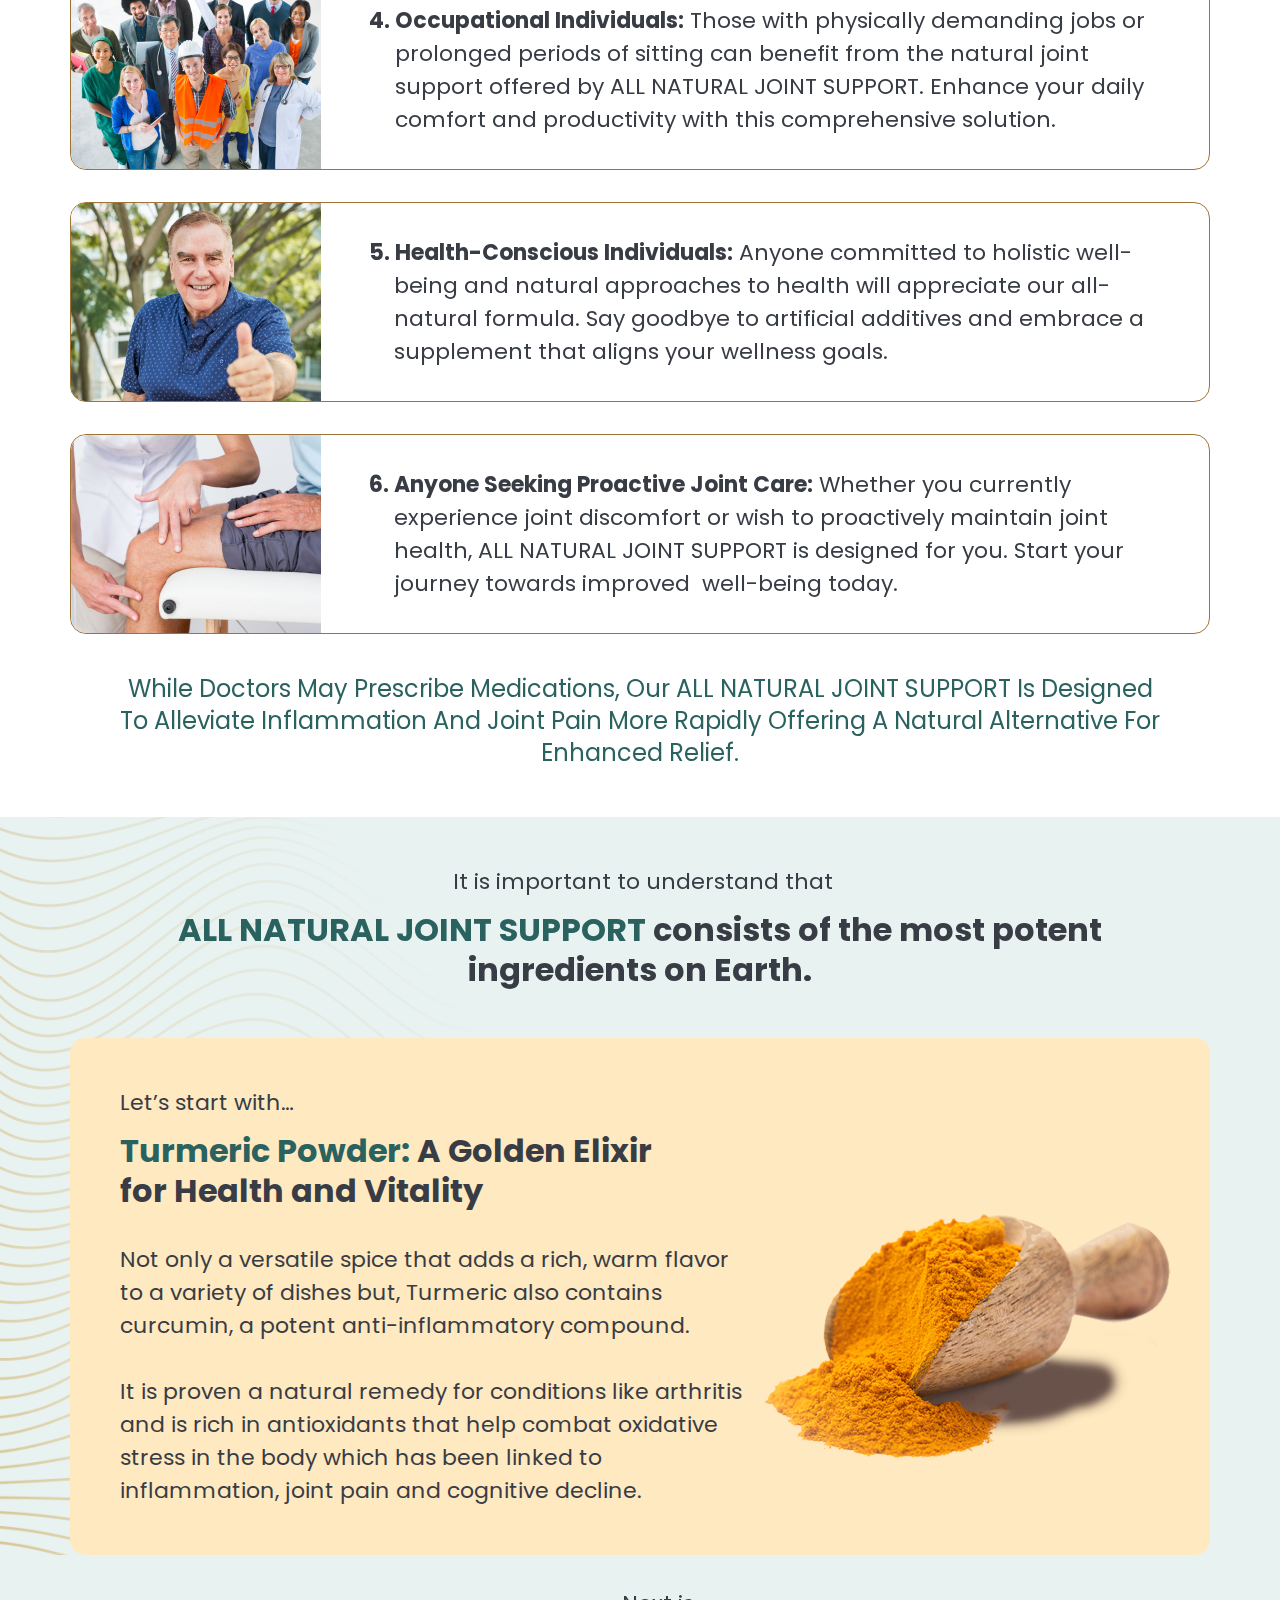
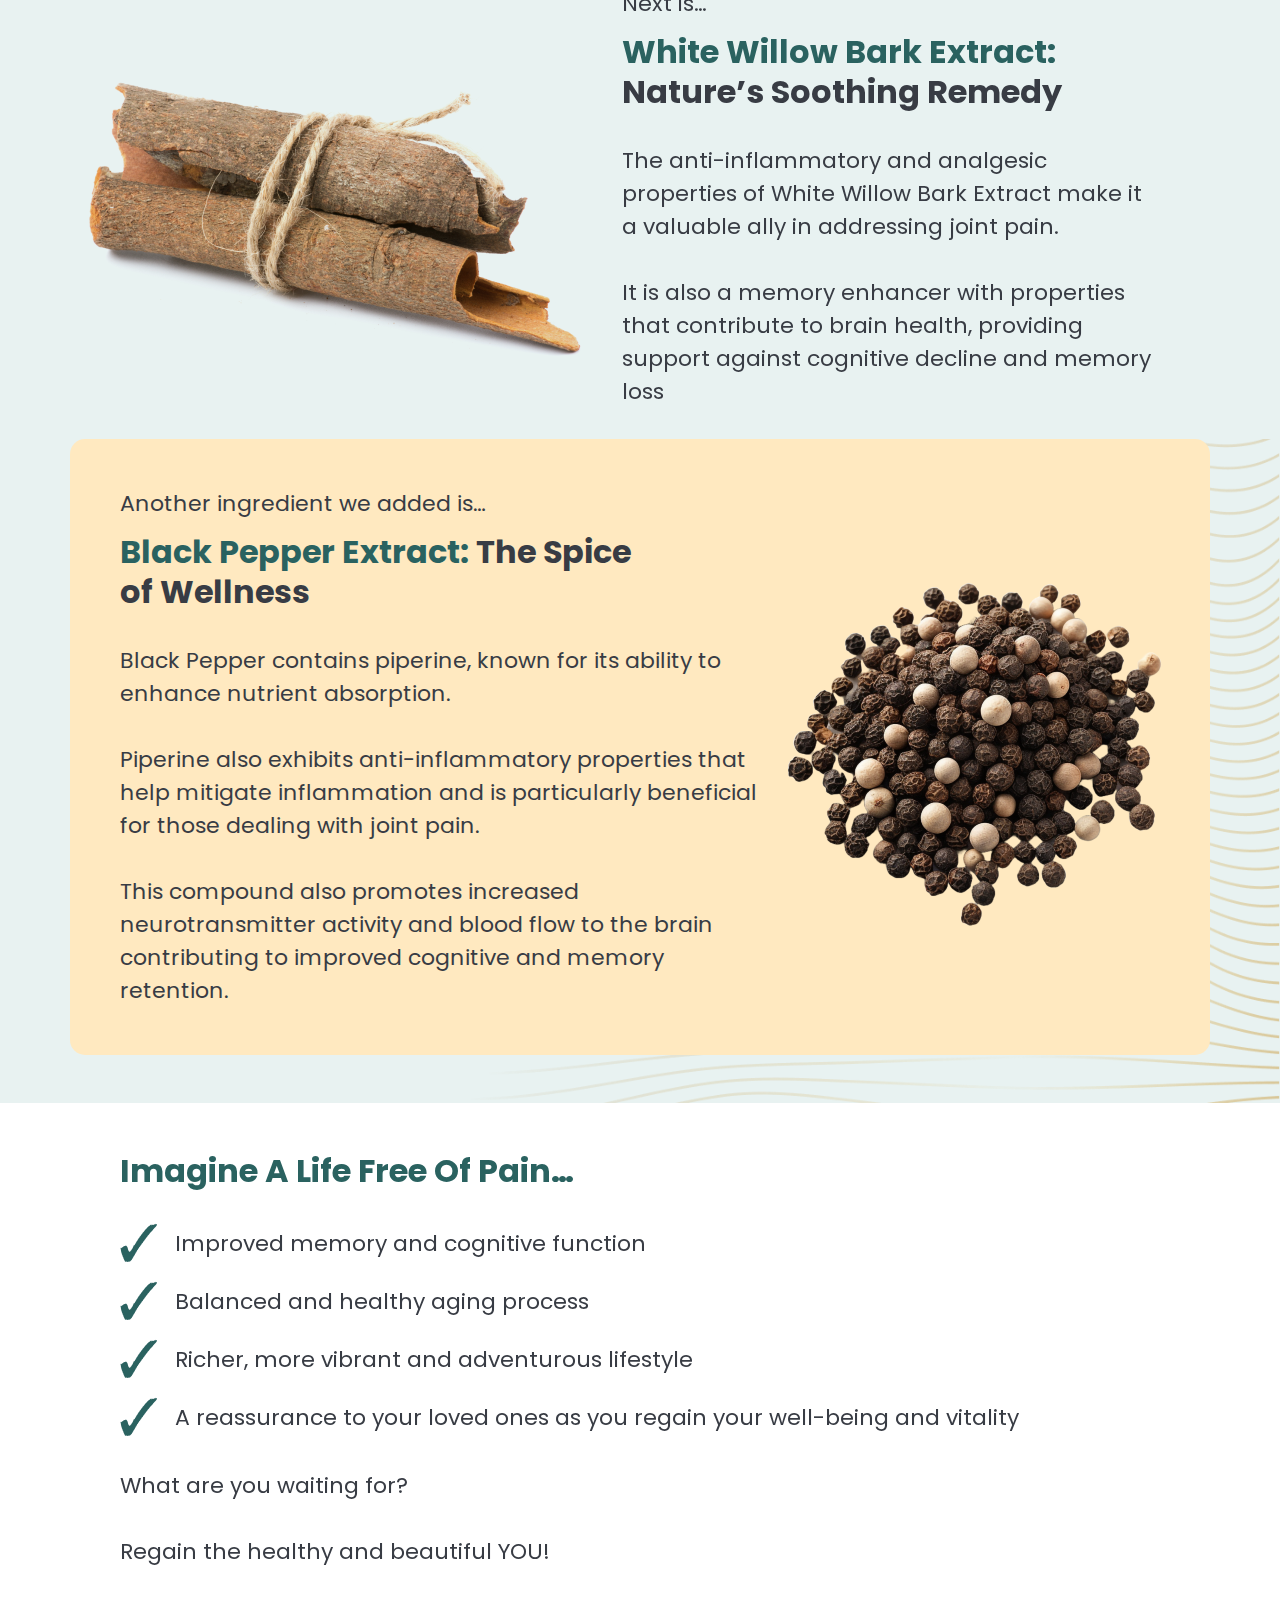
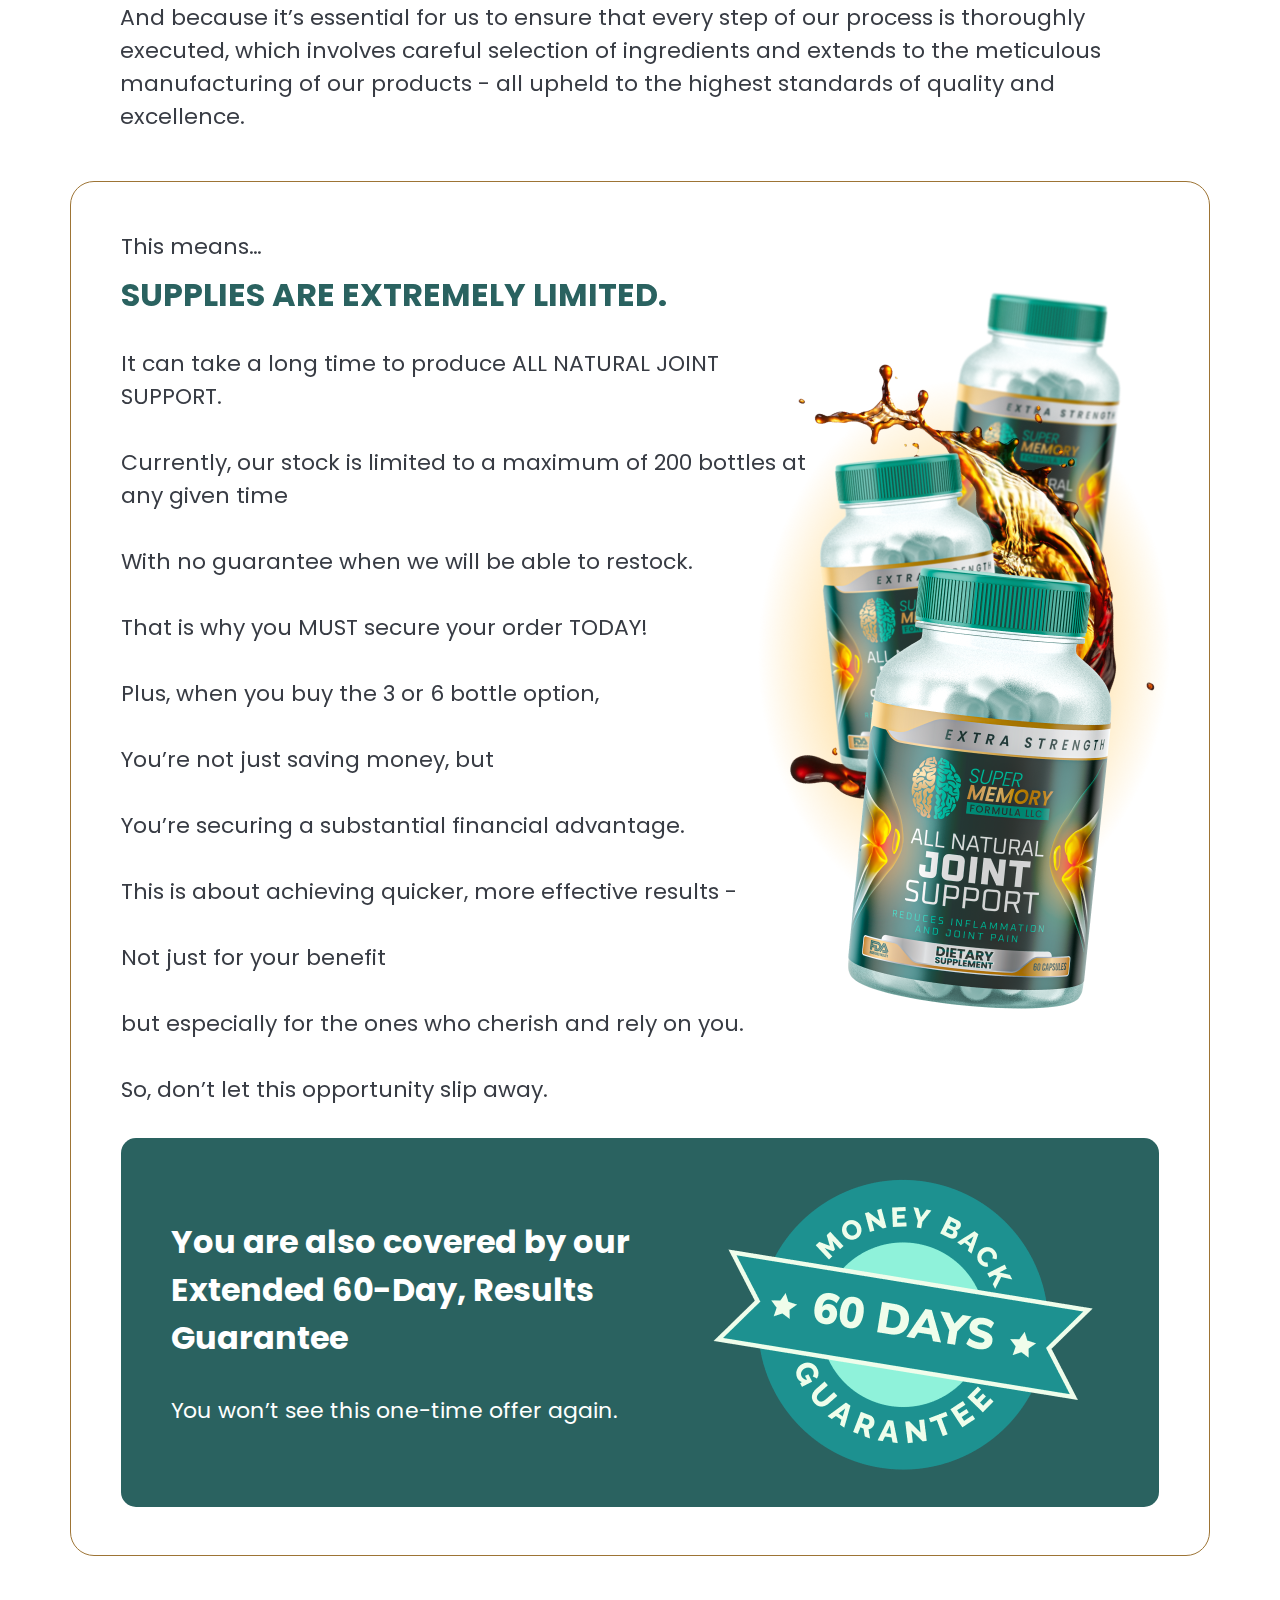
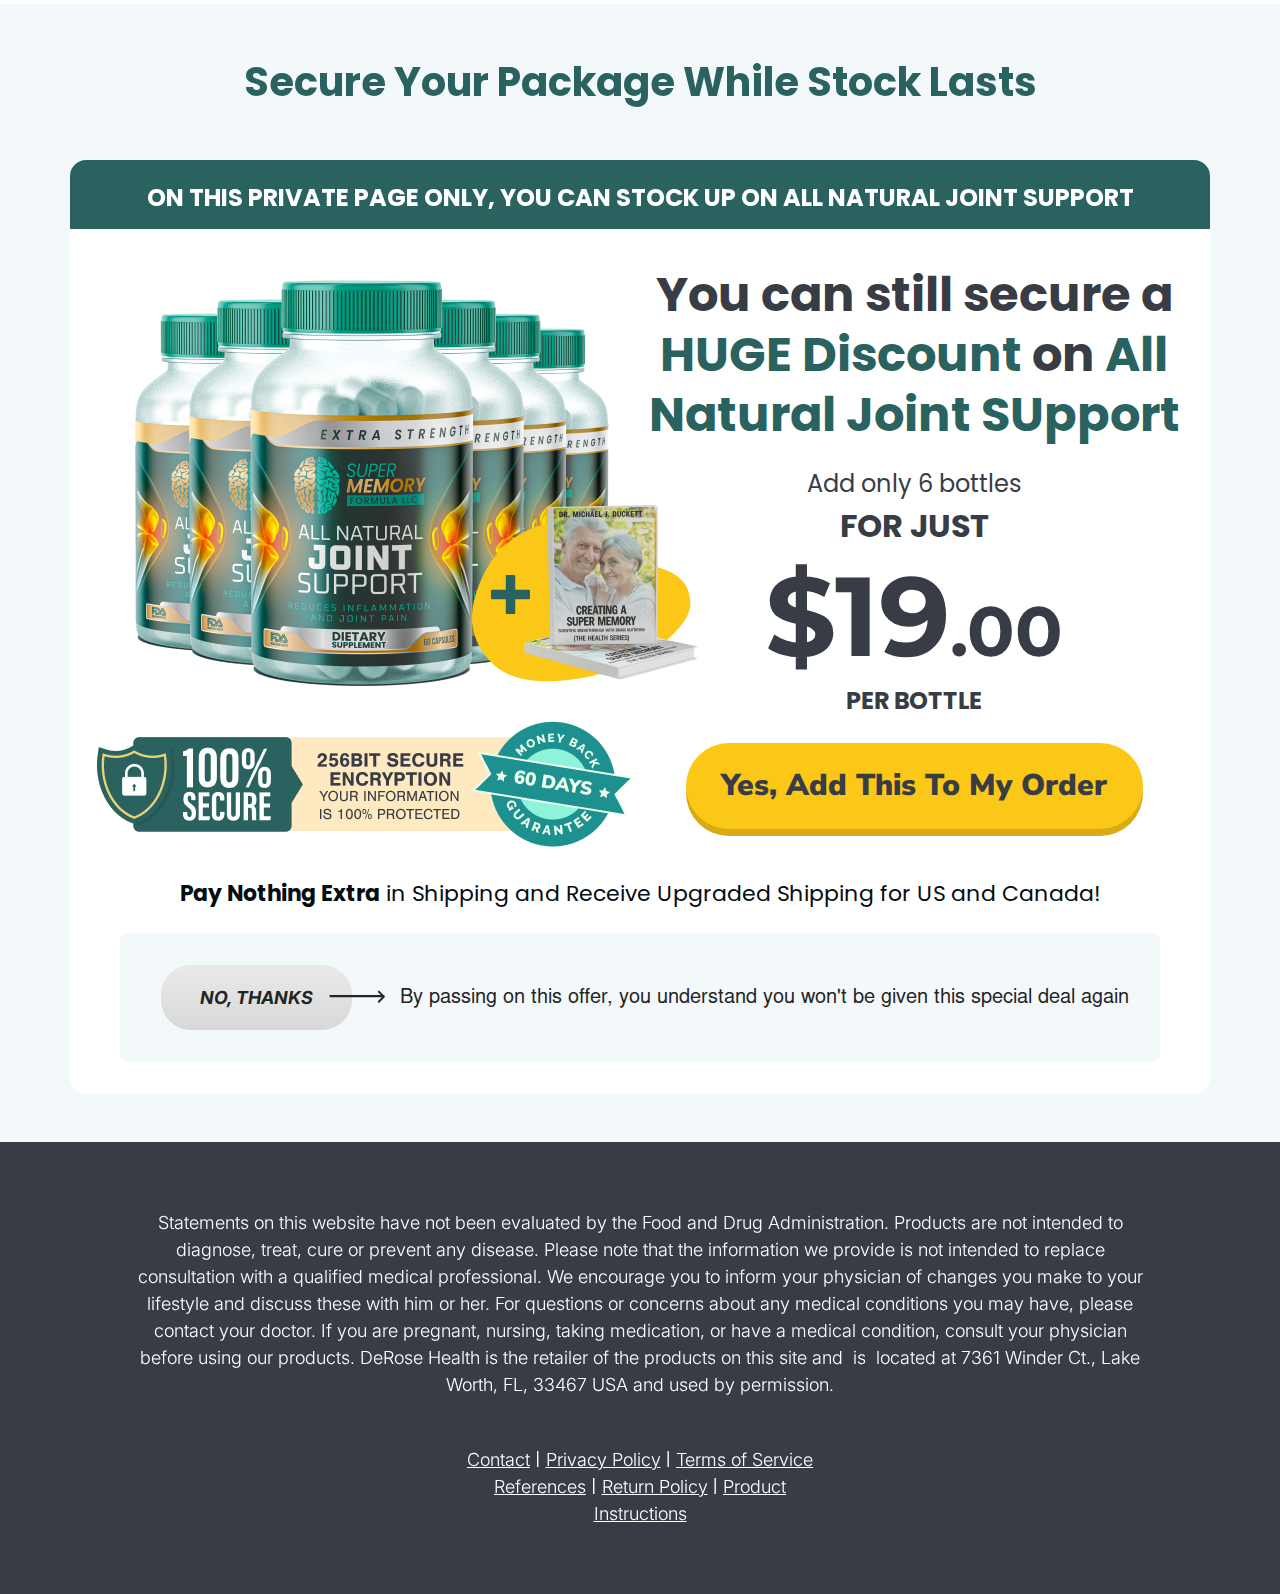
<file: public/joint_support.html>
<!DOCTYPE html>
<html>
	<head>
		<meta charset="UTF-8" />
		<meta name="viewport" content="width=device-width, initial-scale=1.0" />
        <!-- Meta Tags -->
        <meta property="og:type" content="Website" />
        <meta property="og:title" content="Super Memory Formula" />
        <meta property="og:image" content="" />
        <meta property="og:image:alt" content="" />
        <meta property="og:description" content="This is a website description for the search engine" />
        <meta property="og:url" content="" />
        <meta property="og:site_name" content="">
        <meta name="twitter:card" content="summary_large_image" />

		<title>Super Memory Formula</title>

		<link rel="preconnect" href="https://fonts.googleapis.com" />
		<link rel="preconnect" href="https://fonts.gstatic.com" crossorigin />
		<link 
            href="https://fonts.googleapis.com/css2?family=Inter:wght@100;200;300;400;500;600;700;800;900&family=Merriweather:ital,wght@0,300;0,400;0,700;0,900;1,300;1,400;1,700;1,900&family=Nunito+Sans:ital,opsz,wght@0,6..12,400;0,6..12,500;0,6..12,600;0,6..12,700;0,6..12,800;0,6..12,900;0,6..12,1000;1,6..12,400;1,6..12,500;1,6..12,600;1,6..12,700;1,6..12,800;1,6..12,900;1,6..12,1000&family=Nunito:ital,wght@0,200;0,300;0,400;0,500;0,600;0,700;0,800;0,900;0,1000;1,200;1,300;1,400;1,500;1,600;1,700;1,800;1,900;1,1000&family=Open+Sans:ital,wght@0,300;0,400;0,500;0,600;0,700;0,800;1,300;1,400;1,500;1,600;1,700;1,800&family=Roboto:ital,wght@0,300;0,400;0,500;0,700;0,900;1,100;1,300;1,400;1,500;1,700;1,900&family=Work+Sans:ital,wght@0,300;0,400;0,500;0,600;0,700;0,800;0,900;1,300;1,400;1,500;1,600;1,700;1,800;1,900&display=swap" 
            rel="stylesheet"/>
		<link 
            href="https://fonts.googleapis.com/css2?family=Poppins:ital,wght@0,100;0,200;0,300;0,400;0,500;0,600;0,700;0,800;0,900;1,100;1,200;1,300;1,400;1,500;1,600;1,700;1,800;1,900&display=swap" 
            rel="stylesheet"
            />
		<link 
            href="https://fonts.googleapis.com/css2?family=Oswald:wght@200..700&display=swap" rel="stylesheet">
        <link rel="preconnect" href="https://fonts.googleapis.com">
        <link rel="preconnect" href="https://fonts.gstatic.com" crossorigin>
        <link 
        href="https://fonts.googleapis.com/css2?family=Noto+Sans:ital,wght@0,100..900;1,100..900&display=swap" 
        rel="stylesheet"
        />

        <link rel="preconnect" href="https://fonts.googleapis.com">
        <link rel="preconnect" href="https://fonts.gstatic.com" crossorigin>
        <link href="https://fonts.googleapis.com/css2?family=Montserrat:ital,wght@0,100..900;1,100..900&display=swap" rel="stylesheet">
		
		<link href="./assets/css/style.css?v=2.1" rel="stylesheet" />
	</head>

    <body>
      
        <header class="xl:pt-[48px]">
            <div class="mx-auto">
                <div class="flex-col md:flex-row md:justify-center flex justify-center items-center gap-[20px] md:gap-0 xl:py-0 md:py-[30px] py-[20px]">
                    <div class="custom-bg-grey-arrow md:flex hidden md:py-[13px] md:px-[68px] px-[68px] py-[13px]">
                        <h2 class="text-custom-brown-100 md:text-[22px] md:leading-[25px] font-notosans font-bold text-[20px] leading-[23px]">Step 1 - Order Received</h2>
                    </div>
                    <div class="custom-bg-green3-arrow md:hidden flex md:py-[13px] md:px-[68px] px-[68px] py-[13px]">
                        <h2 class="text-custom-brown-100 md:text-[22px] md:leading-[25px] font-notosans font-bold text-[20px] leading-[23px]">Step 1 - Order Received</h2>
                    </div>
                    <div class="custom-bg-green-arrow md:py-[13px] md:px-[68px] px-[68px] py-[13px]">
                        <h2 class="text-white md:text-[22px] md:leading-[25px] font-notosans font-bold text-[20px] leading-[23px]">Step 2 - Upgrade Order</h2>
                    </div>
                    <div class="custom-bg-green3-arrow md:py-[13px] md:px-[100px] px-[115px] py-[13px]">
                        <h2 class="text-custom-brown-100 md:text-[22px] md:leading-[25px] font-notosans font-bold text-[20px] leading-[23px]">Step 3 - Finish</h2>
                    </div>
                </div>
            </div>


   
            <div class="xl:mt-[40px] md:py-[13px] py-[20px] text-center bg-custom-green-102">
                <h1 class="md:text-[32px] text-[20px] font-oswald font-medium text-white">
                    YOUR ORDER IS RESERVED FOR <span id="timer">10:00</span>
                </h1>
            </div>
            <div class="md:py-[48px] xl:px-0 md:px-[30px] px-[15px] py-[20px] text-center bg-custom-green-101">
                <h3 class="md:text-[32px] text-[20px] text-custom-green-100 font-poppins font-bold">
                    Wait… Your Order is Not Complete!
                </h3>
                <div class="md:mt-[24px] mt-[20px]">
                    <h4 class="md:text-[24px] text-[18px] font-poppins font-medium text-custom-black-101">
                        Do not hit the “Back” button as it can cause multiple charges to your card. 
                    </h4>
                </div>
            </div>
        </header>

        <main class="md:pt-[48px] pt-[25px]">
            <section class="md:max-w-[1065px] md:mx-auto xl:px-0 md:px-[30px] px-[15px] text-center">
                <h1 class="md:leading-[48px] md:text-[40px] text-[23px] text-custom-green-100 font-poppins font-bold">
                    Experience the Benefits From An All Natural Formula - 
                    <span class="text-custom-yellow-101">Elevate Your Joint Health Naturally for Optimal Support and Comfort!</span>
                </h1>
            </section>

            <section class="md:mt-[48px] mt-[20px] md:max-w-[1140px] md:py-[48px] py-[20px] px-[15px] md:px-[50px] xl:mx-auto md:mx-[30px] mx-[15px] custom-border-brown relative">
                <h1 class="md:text-[32px] text-[23px] text-custom-green-100 font-poppins font-bold">
                    Hi, It’s Michael here again.
                </h1>
                <img class="lg:mt-0 mt-[20px] lg:absolute xl:top-[32px] lg:top-[80px] xl:right-[68px] lg:right-[40px] xl:w-auto lg:w-[270px] md:w-[50%] lg:mx-0 w-[80%] mx-auto" src="./assets/img/old-white-man.png" alt="White man">
                <div class="md:mt-[32px] mt-[20px] lg:max-w-[571px]">
                    <p class="md:text-[22px] text-[18px] text-custom-black-101 font-poppins">
                        Congratulations on making an amazing decision to purchase Super Memory Formula!
                        <br><br>
                        Our team discovered another all-natural formula that harnesses the natural synergy of potent ingredients that can help reduce inflammation and joint pain.
                        <br><br>
                        In weeks…
                        <br><br>
                        Or in a matter of days!
                    </p>
                </div>
            </section>

            <section class="md:mt-[48px] mt-[30px] md:pt-[56px] md:pb-[48px] py-[30px] custom-bg-wave relative">
                <div class="text-center relative z-[5]">
                    <h2 class="md:text-[32px] text-[25px] text-custom-green-100 font-poppins font-semibold">
                        Introducing…
                    </h2>
                </div>

                <img class="absolute top-[60px] md:top-[72px] md:left-[50%] md:-translate-x-1/2 z-[2]" src="./assets/img/white-blur.png" alt="White blur">
                <img class="absolute top-[95px] md:top-[72px] md:left-[50%] md:-translate-x-1/2 z-[1]" src="./assets/img/orange-wave.png" alt="Orange Wave">
                <img class="absolute top-[45px] md:top-[86px] md:left-[50%] md:-translate-x-1/2 z-[3]" src="./assets/img/orange-blur.png" alt="Orange Blur">
                <div class="text-center relative z-[4]">
                    <h1 class="md:leading-[80px] md:text-[72px] text-[40px] custom-text-yellow-shadow text-custom-green-100 font-oswald font-semibold">
                        ALL NATURAL <br>
                        JOINT SUPPORT
                    </h1>
                </div>

                <img class="md:mt-[32px] mt-[20px] md:w-auto mx-auto w-[85%]" src="./assets/img/6-bottles-joint.png" alt="6 Bottles">

                <div class="md:mt-[25px] mt-[15px] md:max-w-[1140px] md:py-[32px] py-[20px] md:mx-auto text-center custom-bg-green-blur ">
                    <div class="md:max-w-[805px] md:mx-auto md:px-0 px-[15px]">
                        <p class="md:text-[24px] text-[20px] font-poppins text-white font-bold">
                            Experience this revolutionary transformative health benefits of our latest innovation - ALL NATURAL JOINT SUPPORT!
                        </p>
                    </div>
                </div>
            </section>


            <section class="md:py-[48px] xl:px-0 md:px-[30px] px-[15px] py-[30px]">
                <div class="md:max-w-[1040px] md:mx-auto text-center">
                    <h1 class="md:leading-[40px] md:text-[32px] text-[20px] text-custom-green-100 font-poppins font-bold">
                        ALL NATURAL JOINT SUPPORT Is Not Only A Booster Of Its Kind, It’s Specially Formulated To Work In Synergy With The  Super Memory Formula.
                    </h1>
                </div>
                
                <div class="md:mt-[32px] mt-[20px] text-center">
                    <p class="md:text-[22px] text-[18px] text-custom-black-101 font-poppins">
                        This advanced supplement is ideally suited for:
                    </p>
                </div>


                <article class="md:mt-[32px] mt-[20px] md:max-w-[1140px] lg:py-0 py-[20px] lg:px-0 px-[15px] md:mx-auto md:gap-[48px] custom-border2-brown lg:flex-row flex-col flex justify-start items-center">
                    <img class="lg:rounded-none rounded-[20px]" src="./assets/img/groupic-1.png" alt="Group picture">
                    <div class="md:max-w-[792px] md:mt-0 mt-[15px]">
                        <p  class="md:text-[22px] text-[18px] text-custom-black-101 font-poppins">
                            <b>1. Active Individuals and Athletes:</b>  Whether you’re an athlete pushing 
                            <span class="xl:ml-[22px]">boundaries or someone leading an active lifestyle, ALL NATURAL JOINT </span>
                            <span class="xl:ml-[22px]">SUPPORT provides the necessary support to maintain joint health and</span>
                            <span class="xl:ml-[22px]">flexibility, promoting peak performance.</span>
                        </p>
                    </div>
                </article>

                <article class="md:mt-[32px] mt-[20px] lg:py-0 py-[20px] lg:px-0 px-[15px] md:max-w-[1140px] md:mx-auto md:gap-[48px] custom-border2-brown lg:flex-row flex-col  flex justify-start items-center">
                    <img class="lg:rounded-none rounded-[20px]" src="./assets/img/groupic-2.png" alt="Group picture">
                    <div class="md:max-w-[792px] md:mt-0 mt-[15px]">
                        <p  class="md:text-[22px] text-[18px] text-custom-black-101 font-poppins">
                            <b>2. Aging Adults:</b> As we age, joint concerns become more prevalent. ALL 
                            <span class="xl:ml-[23px]">NATURAL JOINT SUPPORT is an ideal companion for seniors, offering</span>
                            <span class="xl:ml-[23px]">targeted relief from joint discomfort and supporting mobility for a</span>
                            <span class="xl:ml-[23px]">more fulfilling and independent lifestyle.</span>
                        </p>
                    </div>
                </article>

                <article class="md:mt-[32px] mt-[20px] lg:py-0 py-[20px] lg:px-0 px-[15px] md:max-w-[1140px] md:mx-auto md:gap-[48px] custom-border2-brown lg:flex-row flex-col flex justify-start items-center">
                    <img class="lg:rounded-none rounded-[20px]" src="./assets/img/groupic-3.png" alt="Group picture">
                    <div class="md:max-w-[792px] md:mt-0 mt-[15px]">
                        <p  class="md:text-[22px] text-[18px] text-custom-black-101 font-poppins">
                            <b>3. Fitness Enthusiasts:</b> Whether you engage in intense workouts or 
                            <span class="xl:ml-[24px]">regular fitness routines, our supplementary aids in recovery, </span>
                            <span class="xl:ml-[24px]">reducing inflammation and promoting joint resilience to keep you on </span>
                            <span class="xl:ml-[24px]">track with your fitness goals.</span>
                        </p>
                    </div>
                </article>

                <article class="md:mt-[32px] mt-[20px] lg:py-0 py-[20px] lg:px-0 px-[15px] md:max-w-[1140px] md:mx-auto md:gap-[48px] custom-border2-brown lg:flex-row flex-col flex justify-start items-center">
                    <img class="lg:rounded-none rounded-[20px]" src="./assets/img/groupic-4.png" alt="Group picture">
                    <div class="md:max-w-[792px] md:mt-0 mt-[15px]">
                        <p  class="md:text-[22px] text-[18px] text-custom-black-101 font-poppins">
                            <b>4. Occupational Individuals:</b> Those with physically demanding jobs or 
                            <span class="xl:ml-[26px]">prolonged periods of sitting can benefit from the natural joint </span>
                            <span class="xl:ml-[26px]">support offered by ALL NATURAL JOINT SUPPORT. Enhance your daily </span>
                            <span class="xl:ml-[26px]">comfort and productivity with this comprehensive solution.</span>
                        </p>
                    </div>
                </article>

                <article class="md:mt-[32px] mt-[20px] lg:py-0 py-[20px] lg:px-0 px-[15px] md:max-w-[1140px] md:mx-auto md:gap-[48px] custom-border2-brown lg:flex-row flex-col flex justify-start items-center">
                    <img class="lg:rounded-none rounded-[20px]" src="./assets/img/groupic-5.png" alt="Group picture">
                    <div class="md:max-w-[792px] md:mt-0 mt-[15px]">
                        <p  class="md:text-[22px] text-[18px] text-custom-black-101 font-poppins">
                            <b>5. Health-Conscious Individuals:</b> Anyone committed to holistic well-
                            <span class="xl:ml-[25px]">being and natural approaches to health will appreciate our all-</span>
                            <span class="xl:ml-[25px]">natural formula. Say goodbye to artificial additives and embrace a </span>
                            <span class="xl:ml-[25px]">supplement that aligns your wellness goals.</span>
                        </p>
                    </div>
                </article>

                <article class="md:mt-[32px] mt-[20px] lg:py-0 py-[20px] lg:px-0 px-[15px] md:max-w-[1140px] md:mx-auto md:gap-[48px] custom-border2-brown lg:flex-row flex-col flex justify-start items-center">
                    <img class="lg:rounded-none rounded-[20px]" src="./assets/img/groupic-6.png" alt="Group picture">
                    <div class="md:max-w-[792px] md:mt-0 mt-[15px]">
                        <p  class="md:text-[22px] text-[18px] text-custom-black-101 font-poppins">
                            <b>6. Anyone Seeking Proactive Joint Care:</b> Whether you currently 
                            <span class="xl:ml-[25px]">experience joint discomfort or wish to proactively maintain joint </span>
                            <span class="xl:ml-[25px]">health, ALL NATURAL JOINT SUPPORT is designed for you. Start your </span>
                            <span class="xl:ml-[25px]">journey towards improved  well-being today.</span>
                        </p>
                    </div>
                </article>

                <div class="md:max-w-[1040px] md:mx-auto md:mt-[39px] mt-[20px] text-center">
                    <p class="md:text-[24px] text-[18px] md:leading-[32px] text-custom-green-100 font-poppins">
                        While Doctors May Prescribe Medications, Our ALL NATURAL JOINT SUPPORT Is Designed To Alleviate Inflammation And Joint Pain More Rapidly Offering A Natural Alternative For Enhanced Relief.
                    </p>
                </div>
            </section>


            <section class="md:pt-[48px] md:pb-0 lg:px-0 md:px-[30px] px-[15px] py-[20px] custom-bg-left-wave">
                <div class="text-center">
                    <p class="md:text-[22px] text-[18px] text-custom-black-101 font-poppins">
                         It is important to understand that
                    </p>
                </div>

                <div class="mt-[12px] md:max-w-[1020px] md:mx-auto text-center">
                    <h1 class="md:leading-[40px] md:text-[32px] text-[25px] text-custom-green-100 font-poppins font-bold">
                        ALL NATURAL JOINT SUPPORT <span class="text-custom-black-101">consists of the most potent ingredients on Earth.</span>
                    </h1>
                </div>

                <article class="md:max-w-[1140px] md:mx-auto md:mt-[48px] mt-[25px] md:py-[48px] py-[20px] px-[15px] md:px-[50px] custom-container relative">
                    <p class="md:text-[22px] text-[18px] text-custom-black-101 font-poppins">
                        Let’s start with…
                    </p>

                    <div class="mt-[12px] md:max-w-[535px]">
                        <h1 class="md:leading-[40px] md:text-[32px] text-[25px] text-custom-green-100 font-poppins font-bold">
                            Turmeric Powder: <span class="text-custom-black-101">A Golden Elixir for Health and Vitality</span>
                        </h1>
                    </div>

                    <img class="lg:absolute lg:right-[21px] lg:top-[64px] xl:w-auto lg:w-[380px] lg:mx-0 md:w-[60%] mx-auto w-[90%]" src="./assets/img/turmeric-powder.png" alt="Tumeric Powder">

                    <div class="md:mt-[32px] lg:max-w-[630px]">
                        <p class="md:text-[22px] text-custom-black-101 font-poppins">
                            Not only a versatile spice that adds a rich, warm flavor to a variety of dishes but, Turmeric also contains curcumin, a potent anti-inflammatory compound. 
                            <br><br>
                            It is proven a natural remedy for conditions like arthritis and is rich in antioxidants that help combat oxidative stress in the body which has been linked to inflammation, joint pain and cognitive decline.
                        </p>
                    </div>
                </article>
            </section>


            <section class="lg:py-0 py-[20px] lg:px-0 md:px-[30px] px-[15px] bg-custom-green-101">
                <article class="md:max-w-[1140px] md:mx-auto md:gap-[32px] lg:flex-row flex-col flex justify-start items-center">
                    <img class="lg:block hidden custom-mix-blend" src="./assets/img/white-willow-nobg.png" alt="White willow">

                    <div class="text-start">
                        <p class="md:text-[22px] text-[18px] text-custom-black-101 font-poppins">
                            Next is…
                        </p>

                        <div class="mt-[12px] lg:max-w-[485px]">
                            <h1 class="md:leading-[40px] md:text-[32px] text-[25px] text-custom-green-100 font-poppins font-bold">
                                White Willow Bark Extract: <span class="text-custom-black-101">Nature’s Soothing Remedy</span>
                            </h1>
                        </div>

                        <img class="lg:hidden custom-mix-blend w-[90%] md:w-[60%] mx-auto" src="./assets/img/white-willow-nobg.png" alt="White willow">

                        <div class="md:mt-[32px] lg:max-w-[538px]">
                            <p class="md:text-[22px] text-[18px] text-custom-black-101 font-poppins">
                                The anti-inflammatory and analgesic properties of White Willow Bark Extract make it a valuable ally in addressing joint pain.
                                <br><br>
                                It is also a memory enhancer with properties that contribute to brain health, providing support against cognitive decline and memory loss
                            </p>
                        </div>
                    </div>
                </article>
            </section>


            <section class="md:pb-[48px] md:pt-0 py-[20px] lg:px-0 md:px-[30px] px-[15px] custom-bg-right-wave">
                <article class="md:max-w-[1140px] md:mx-auto md:py-[48px] py-[20px] px-[15px] md:px-[50px] custom-container relative">
                    <p class="md:text-[22px] text-[18px] text-custom-black-101 font-poppins">
                        Another ingredient we added is…
                    </p>

                    <div class="mt-[12px] md:max-w-[535px]">
                        <h1 class="md:leading-[40px] md:text-[32px] text-[25px] text-custom-green-100 font-poppins font-bold">
                            Black Pepper Extract: <span class="text-custom-black-101">The Spice of Wellness</span>
                        </h1>
                    </div>

                    <img class="lg:absolute lg:right-0 lg:top-[32px] xl:w-auto lg:w-[350px] md:w-[60%] lg:mx-0 mx-auto w-[90%]" src="./assets/img/pepper-blend.png" alt="Pepper Blend">

                    <div class="md:mt-[32px] md:max-w-[641px]">
                        <p class="md:text-[22px] text-[18px] text-custom-black-101 font-poppins">
                            Black Pepper contains piperine, known for its ability to enhance nutrient absorption. 
                            <br><br>
                            Piperine also exhibits anti-inflammatory properties that help mitigate inflammation and is particularly beneficial for those dealing with joint pain.
                            <br><br>
                            This compound also promotes increased neurotransmitter activity and blood flow to the brain contributing to improved cognitive and memory retention.
                        </p>
                    </div>
                </article>
            </section>

            <section class="md:pt-[48px] md:px-0 px-[15px] pt-[30px]">
                <article class="md:max-w-[1140px] md:mx-auto md:px-[50px]">
                    <h1 class="md:leading-[40px] md:text-[32px] text-[25px] text-custom-green-100 font-poppins font-bold">
                        Imagine A Life Free Of Pain…
                    </h1>

                    <div class="md:mt-[32px] mt-[20px] md:gap-[18px] gap-[10px] flex justify-start items-center">
                        <img src="./assets/img/nike-check.png" alt="Green Check">
                        <p class="md:text-[22px] text-[18px] text-custom-black-101 font-poppins">
                            Improved memory and cognitive function
                        </p>
                    </div>

                    <div class="mt-[18px] md:gap-[18px] gap-[10px] flex justify-start items-center">
                        <img src="./assets/img/nike-check.png" alt="Green Check">
                        <p class="md:text-[22px] text-[18px] text-custom-black-101 font-poppins">
                            Balanced and healthy aging process
                        </p>
                    </div>

                    <div class="mt-[18px] md:gap-[18px] gap-[10px] flex justify-start items-center">
                        <img src="./assets/img/nike-check.png" alt="Green Check">
                        <p class="md:text-[22px] text-[18px] text-custom-black-101 font-poppins">
                            Richer, more vibrant and adventurous lifestyle
                        </p>
                    </div>

                    <div class="mt-[18px] md:gap-[18px] gap-[10px] flex justify-start items-center">
                        <img src="./assets/img/nike-check.png" alt="Green Check">
                        <p class="md:text-[22px] text-[18px] text-custom-black-101 font-poppins">
                            A reassurance to your loved ones as you regain your well-being and vitality
                        </p>
                    </div>

                    <div class="md:mt-[32px] mt-[20px] md:max-w-[1040px]">
                        <p class="md:text-[22px] text-[18px] text-custom-black-101 font-poppins">
                            What are you waiting for? 
                            <br><br>
                            Regain the healthy and beautiful YOU!
                            <br><br>
                            And because it’s essential for us to ensure that every step of our process is thoroughly executed, which involves careful selection of ingredients and extends to the meticulous manufacturing of our products - all upheld to the highest standards of quality and excellence. 
                        </p>
                    </div>
                </article>
            </section>

            <section class="md:mt-[48px] mt-[25px] md:max-w-[1140px] md:py-[48px] py-[20px] px-[15px] md:px-[50px] lg:mx-auto md:mx-[30px] mx-[15px] custom-border-brown relative">
                <p class="md:text-[22px] text-[18px] text-custom-black-101 font-poppins">
                    This means…
                </p>
                <div class="mt-[12px]">
                    <h1 class="md:leading-[40px] md:text-[32px] text-[25px] text-custom-green-100 font-poppins font-bold">
                        SUPPLIES ARE EXTREMELY LIMITED.
                    </h1>
                </div>
                <div class="md:mt-[32px] mt-[15px] md:max-w-[695px]">
                    <p class="md:text-[22px] text-[18px] text-custom-black-101 font-poppins">
                        It can take a long time to produce ALL NATURAL JOINT SUPPORT.
                        <br><br>
                        Currently, our stock is limited to a maximum of 200 bottles at any given time
                        <br><br>
                        With no guarantee when we will be able to restock. 
                        <br><br>
                        That is why you MUST secure your order TODAY!
                        <br><br>
                        Plus, when you buy the 3 or 6 bottle option,
                        <br><br>
                        You’re not just saving money, but 
                        <br><br>
                        You’re securing a substantial financial advantage. 
                        <br><br>
                        This is about achieving quicker, more effective results - 
                        <br><br>
                        Not just for your benefit 
                        <br><br>
                        but especially for the ones who cherish and rely on you. 
                        <br><br>
                        So, don’t let this opportunity slip away.
                    </p>
                </div>
                <img class="lg:absolute lg:right-0 lg:top-[81px] xl:w-auto lg:w-[360px] md:w-[80%] lg:mx-0 mx-auto w-[95%]" src="./assets/img/3-bottles-splash.png" alt="3 Bottles Splash">

                <article class="md:mt-[32px] mt-[20px] md:py-[60px] lg:py-[80px] py-[20px] px-[15px] md:px-[50px] md:max-w-[1040px] custom-green-container relative">

                    <div class="lg:mt-0 mt-[12px] md:max-w-[603px]">
                        <h1 class="md:text-[32px] text-[20px] text-white font-poppins font-bold">
                            You are also covered by our Extended 60-Day, Results Guarantee
                        </h1>
                    </div>
                    <img class="lg:absolute lg:top-[-25px] lg:right-[42px] lg:mx-0 xl:w-auto lg:w-[380px] mx-auto" src="./assets/img/60days.png" alt="Moneyback 60 Days Badge">
                    <div class="md:mt-[32px]">
                        <p class="md:text-[22px] text-[18px] text-white font-poppins">
                            You won’t see this one-time offer again. 
                        </p>
                    </div>
                </article>
            </section>

            <section class="md:mt-[48px] mt-[30px] md:px-0 px-[15px] md:py-[48px] py-[20px] bg-custom-white-100">
                <div class="text-center">
                    <h1 class="md:text-[40px] text-[25px] text-custom-green-100 font-poppins font-bold">
                        Secure Your Package While Stock Lasts
                    </h1>
                </div>


                <article class="md:mt-[48px] mt-[20px] md:max-w-[1140px] md:mx-auto">
                    <div class="md:pt-[20px] md:pb-[13px] py-[15px] md:px-0 px-[5px] text-center custom-green-border">
                        <h1 class="md:text-[24px] text-[19px] text-white font-poppins font-bold">
                            ON THIS PRIVATE PAGE ONLY, YOU CAN STOCK UP ON ALL NATURAL JOINT SUPPORT
                        </h1>
                    </div>

                    <div class="md:pt-[36px] md:pb-[32px] py-[20px] lg:px-0 md:px-[30px] px-[15px] rounded-b-[16px] bg-white relative">
                        <div class="lg:flex-row flex-col flex justify-center lg:items-start items-center">
                        <!-- FIRST -->
                        <div class="flex flex-col justify-center items-center">
                            <img class="lg:block hidden" src="./assets/img/6-bottles-joint-support.png" alt="6 Bottles joint support">
                            <img class="lg:block hidden" src="./assets/img/100-secure-badge.png" alt="100% Secure Badge">
                            <img class="lg:block hidden absolute left-[35%] bottom-[45%]" src="./assets/img/ebooks.png" alt="100% Secure Badge" >
                        </div>
                        
                        <!-- END -->

                        <!-- SECOND -->
                        <div class="flex flex-col justify-center items-center relative">
                            <div class="md:max-w-[539px] text-center">
                                <h1 class="md:text-[48px] text-[30px] leading-tight text-custom-black-101 font-poppins font-bold">
                                    You can still secure a <span class="text-custom-green-100">HUGE Discount</span> on <span class="text-custom-green-100">All Natural Joint SUpport</span>
                                </h1>
                            </div>

                            <img class="mt-[15px] w-[90%] lg:hidden mx-auto" src="./assets/img/6-bots-joint-new.png" alt="6 Bottles joint support">
                            <img class="lg:hidden mx-auto" src="./assets/img/100-secure-badge.png" alt="100% Secure Badge">
                            <!-- <img class="lg:hidden max-w-[180px]  absolute left-[55%] bottom-[48%]" src="./assets/img/ebooks.png" alt="100% Secure Badge" > -->
                            <div class="md:mt-[24px]">
                                <p class="leading-tight md:text-[24px] text-[18px] text-custom-black-101 font-poppins">
                                    Add only 6 bottles
                                </p>
                            </div>

                            <div class="mt-[7px]">
                                <p class="md:text-[32px] text-[22px] leading-tight text-custom-black-101 font-poppins font-bold">
                                    FOR JUST
                                </p>
                            </div>

                            <div class="">
                                <h1 class="md:text-[112px] text-[80px] leading-tight text-custom-black-101 font-montserrat font-bold">
                                    $19<span class="md:text-[70px] text-[60px]">.00</span>
                                </h1>
                            </div>

                            <div>
                                <p class="leading-tight md:text-[24px] text-[18px] text-custom-black-101 font-poppins font-bold">
                                    PER BOTTLE
                                </p>
                            </div>

                            <a href="#" class="md:mt-[27px] mt-[20px] md:w-[457px] w-[310px] py-[24px] md:text-[30px] text-[20px] md:leading-tight font-nunitosans text-center custom-yellow-btn text-custom-black-101 font-black">
                                Yes, Add This To My Order
                            </a>
                        </div>
                        <!-- END -->
                        </div>

                        <div class="lg:mt-[12px] mt-[30px] text-center">
                            <p class="md:text-[22px] text-[18px] text-custom-black-200 font-poppins">
                                <b>​Pay Nothing Extra</b> in Shipping and Receive Upgraded Shipping for US and Canada!
                            </p>
                        </div>

                        <div class="relative md:mt-[23px] mt-[20px] md:py-[32px] py-[20px] lg:pr-0 lg:pl-[41px] md:px-[30px] px-[15px] md:max-w-[1040px] md:gap-[48px] lg:flex-row flex-col-reverse flex justify-start items-center md:mx-auto bg-custom-white-100 rounded-[8px]">
                            <a href="" class="md:mt-0 mt-[15px] w-[191px] py-[19px] text-[18px] rounded-[30px] text-center text-custom-black-300 font-inter font-bold italic custom-grey-btn">
                                NO, THANKS
                            </a>
                            <p class="lg:text-start text-center md:text-[20px] nimbus-sans text-custom-black-300">
                                By passing on this offer, you understand you won't be given this special deal again 
                            </p>

                            <svg class="lg:block hidden absolute top-[62px] left-[209px]" xmlns="http://www.w3.org/2000/svg" width="56" height="3" viewBox="0 0 56 3" fill="none">
                                <path d="M0.624542 1.19287H55.3136" stroke="#242424" stroke-width="2.27871" stroke-miterlimit="10"/>
                            </svg>
                            <svg class="lg:block hidden absolute top-[57px] left-[257px]" xmlns="http://www.w3.org/2000/svg" width="8" height="13" viewBox="0 0 8 13" fill="none">
                                <path d="M2.5203 12.5439L7.40813 7.45552C7.59071 7.26133 7.69235 7.00483 7.69235 6.73829C7.69235 6.47176 7.59071 6.21526 7.40813 6.02107L2.5203 0.931571C2.34604 0.774007 2.11948 0.686768 1.88454 0.686768C1.64961 0.686768 1.42305 0.774007 1.24878 0.931571C1.05109 1.11175 0.929843 1.36075 0.909927 1.62749C0.890012 1.89423 0.972935 2.15848 1.14168 2.36602L5.33565 6.73203L1.14168 11.1083C0.959111 11.3025 0.857465 11.559 0.857465 11.8255C0.857465 12.092 0.959111 12.3485 1.14168 12.5427C1.23039 12.6364 1.33722 12.711 1.45569 12.762C1.57415 12.813 1.70176 12.8394 1.83075 12.8395C1.95973 12.8396 2.08739 12.8134 2.20594 12.7626C2.32448 12.7118 2.43145 12.6374 2.5203 12.5439Z" fill="#242424"/>
                              </svg>
                        </div>
                    </div>
                </article>
            </section>
        </main>


        <footer class="md:py-[67px] py-[20px] lg:px-0 md:px-[30px] px-[15px] bg-custom-black-101">
            <div class="md:max-w-[1006px] md:mx-auto text-center">
                <p class="md:text-[18px] text-[16px] font-light text-white font-inter">
                    Statements on this website have not been evaluated by the Food and Drug Administration. Products are not intended to diagnose, treat, cure or prevent any disease. Please note that the information we provide is not intended to replace consultation with a qualified medical professional. We encourage you to inform your physician of changes you make to your lifestyle and discuss these with him or her. For questions or concerns about any medical conditions you may have, please contact your doctor. If you are pregnant, nursing, taking medication, or have a medical condition, consult your physician before using our products. DeRose Health is the retailer of the products on this site and  is  located at 7361 Winder Ct., Lake Worth, FL, 33467 USA and used by permission.
                </p>
            </div>
            <div class="md:mt-[48px] mt-[20px] text-center flex justify-center items-start text-white">
                <a href="" class="md:text-[18px] text-[16px] text-white font-inter font-light underline">Contact</a>&nbsp;|&nbsp;
                <a href="" class="md:text-[18px] text-[16px] text-white font-inter font-light underline">Privacy Policy</a>&nbsp;|&nbsp;
                <a href="" class="md:text-[18px] text-[16px] text-white font-inter font-light underline">Terms of Service</a>
            </div>
            <div class="text-center flex justify-center items-start text-white">
                <a href="" class="md:text-[18px] text-[16px] text-white font-inter font-light underline">References </a>&nbsp;|&nbsp;
                <a href="" class="md:text-[18px] text-[16px] text-white font-inter font-light underline">Return Policy</a>&nbsp;|&nbsp;
                <a href="" class="md:text-[18px] text-[16px] text-white font-inter font-light underline">Product</a>
            </div>
            <div class="text-center">
                <a href="" class="md:text-[18px] text-white font-inter font-light underline">Instructions</a>
            </div>
        </footer>

        <script src="./assets/js/app.js?v=1.0"></script>
    </body>
</html>
</file>
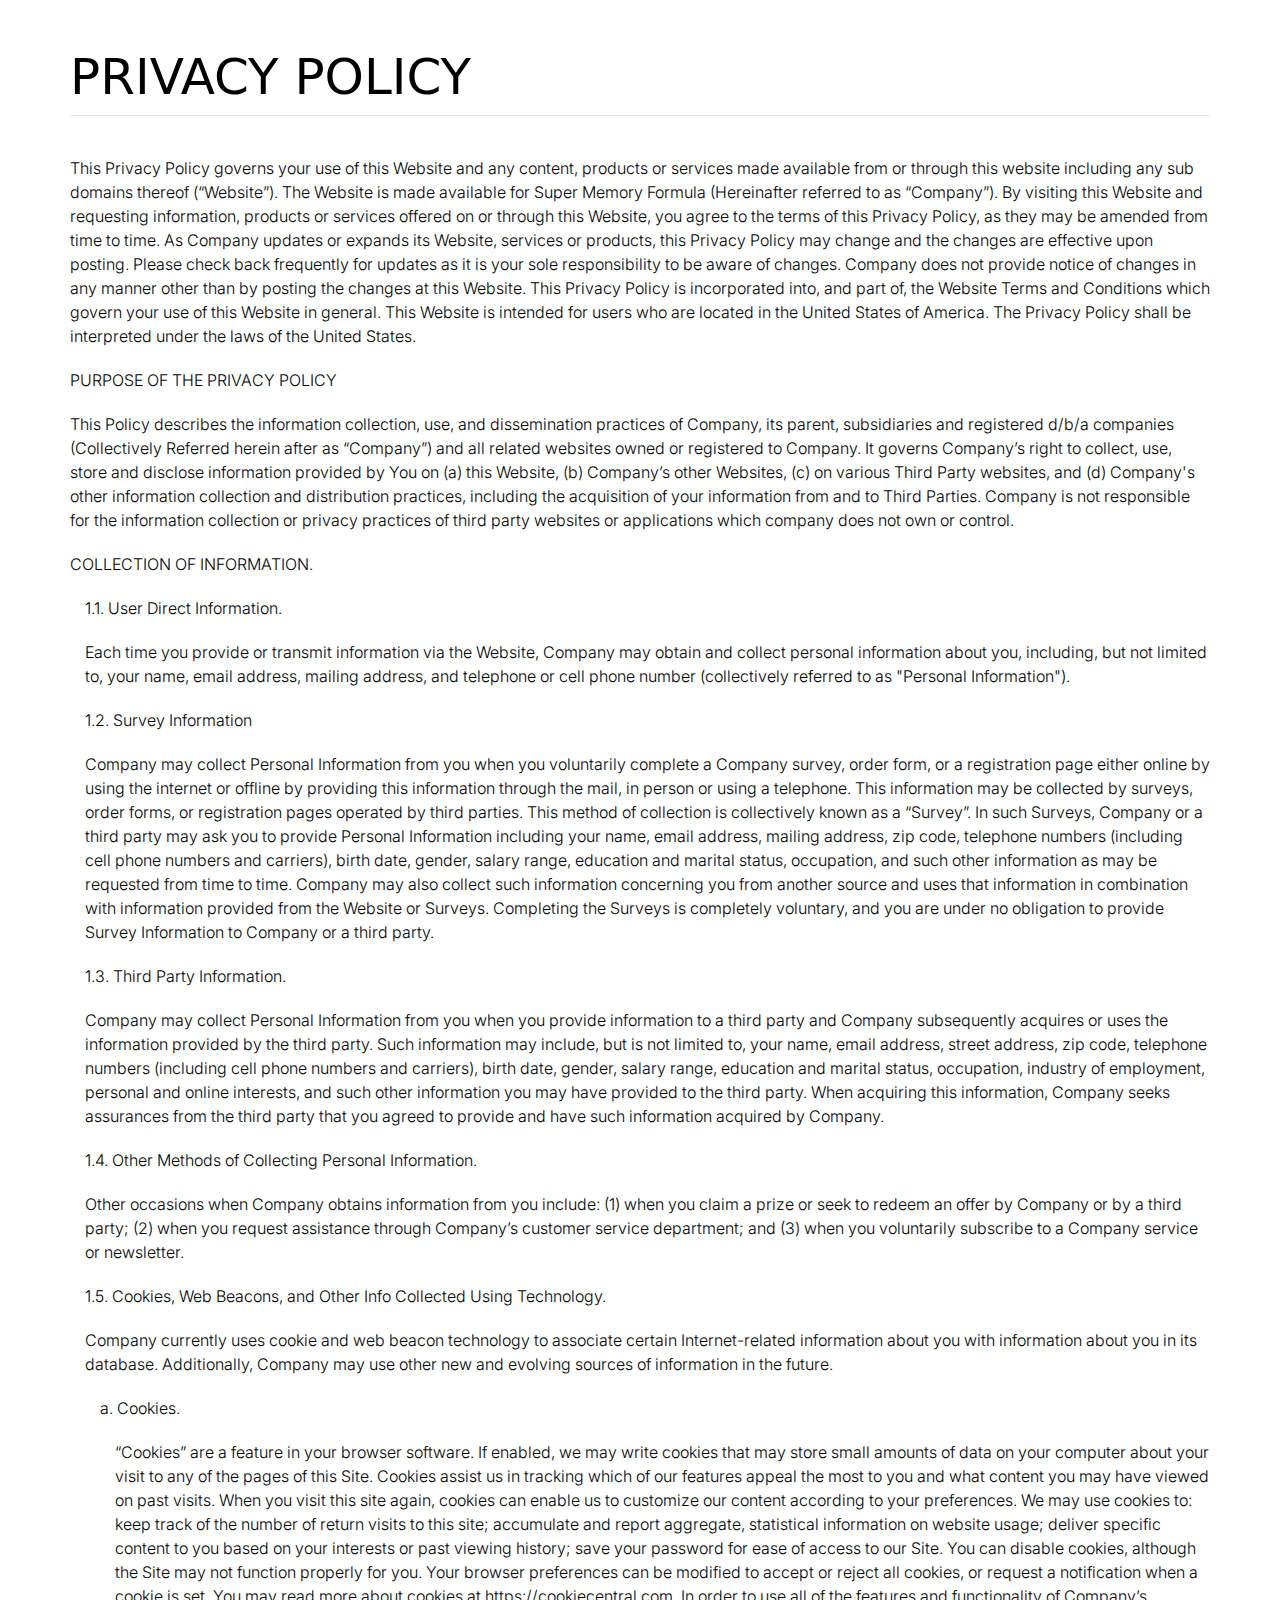
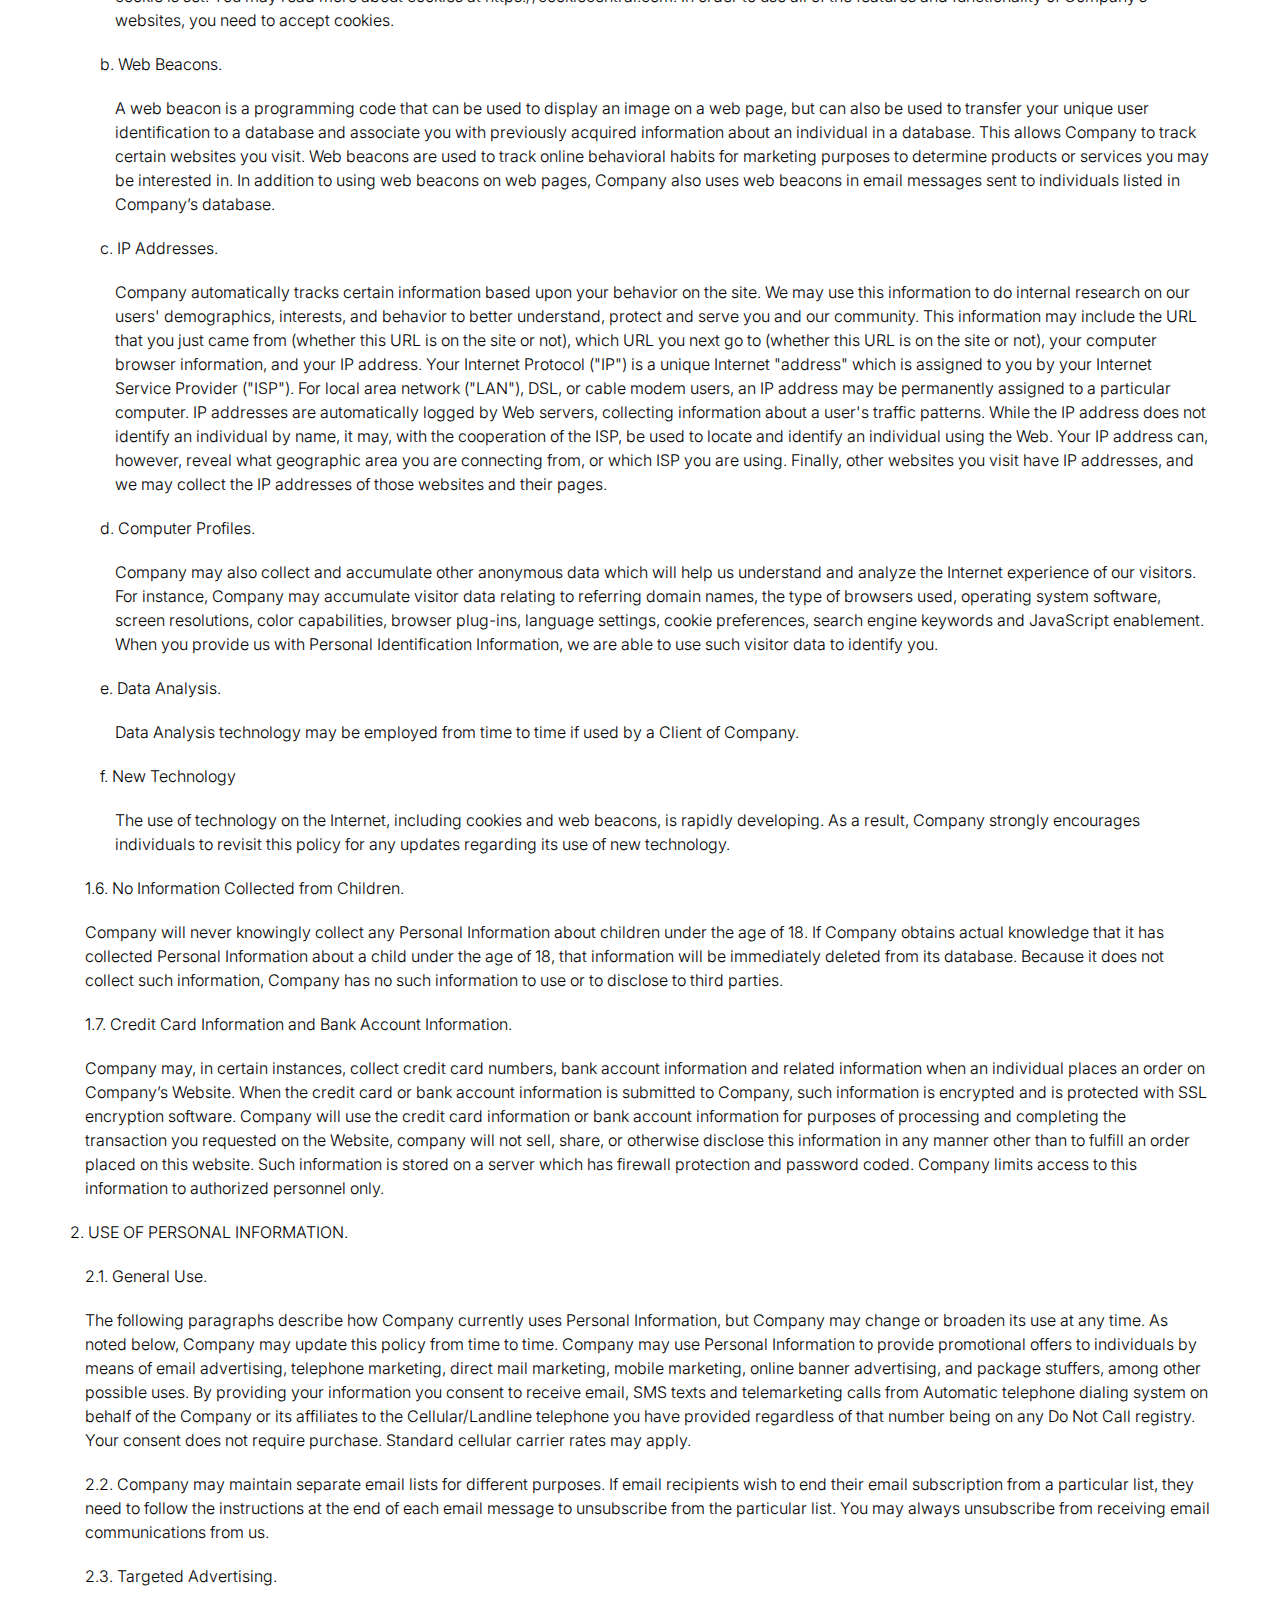
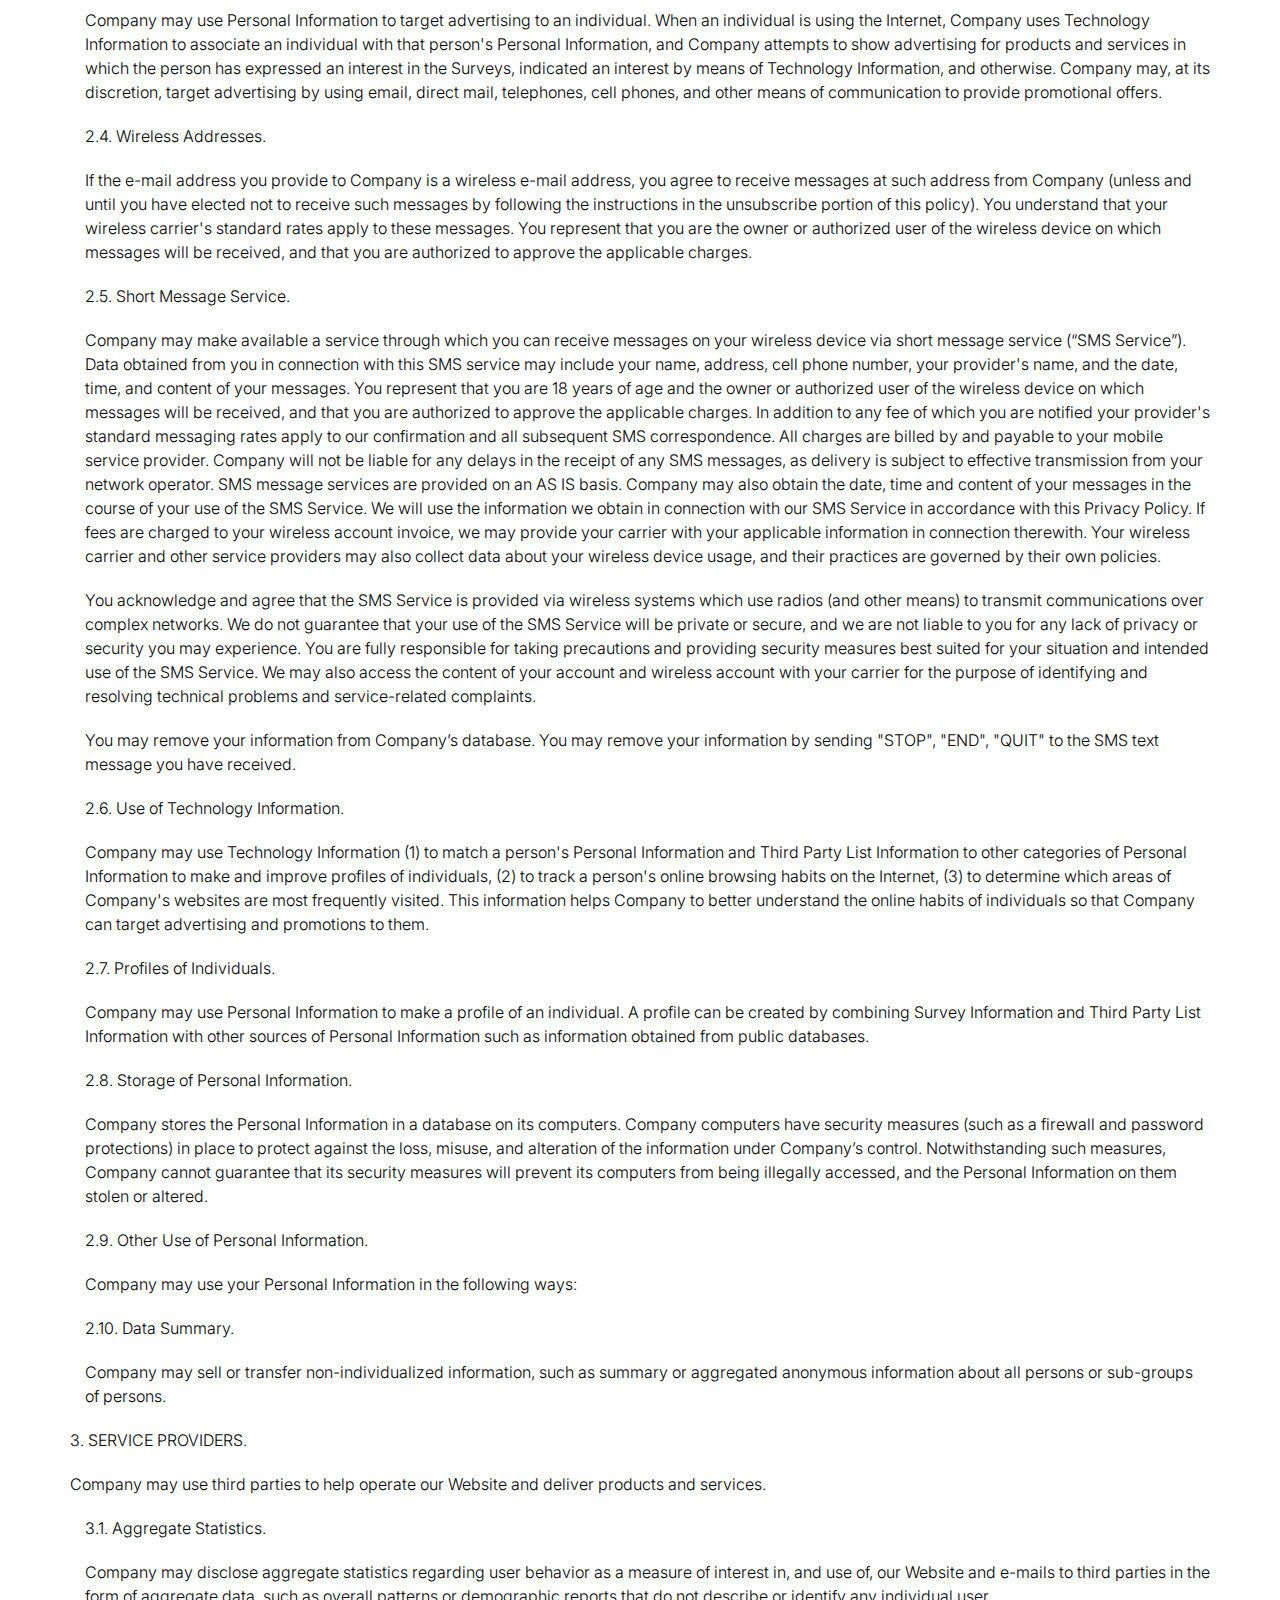
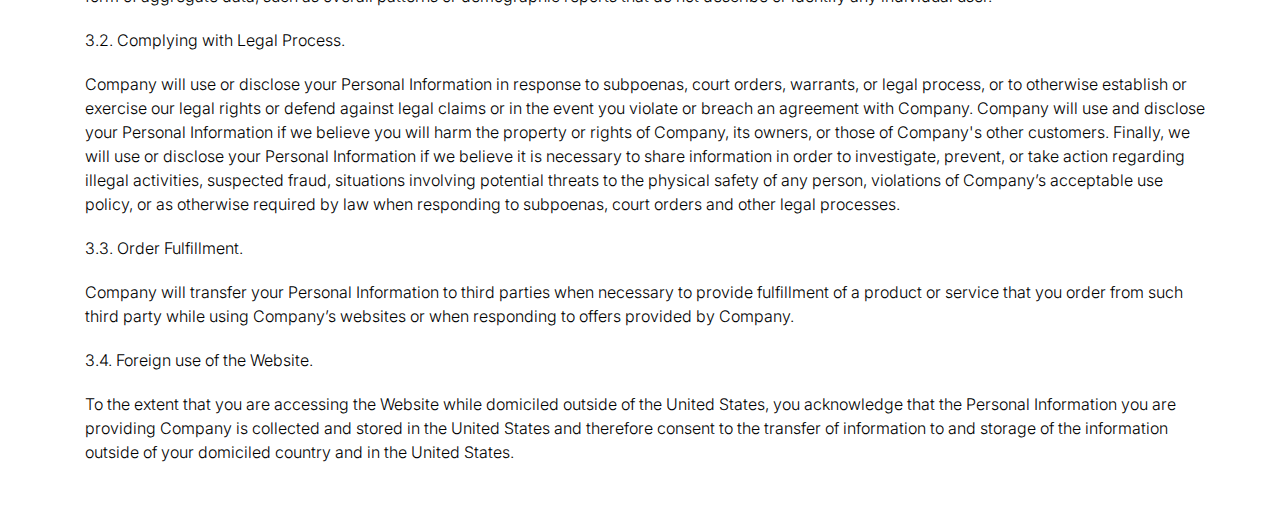
<file: public/privacy-policy.html>
<!DOCTYPE html>
<html>
	<head>
		<meta charset="UTF-8" />
		<meta name="viewport" content="width=device-width, initial-scale=1.0" />
        <!-- Meta Tags -->
        <meta property="og:type" content="Website" />
        <meta property="og:title" content="Super Memory Formula" />
        <meta property="og:image" content="" />
        <meta property="og:image:alt" content="" />
        <meta property="og:description" content="This is a website description for the search engine" />
        <meta property="og:url" content="" />
        <meta property="og:site_name" content="">
        <meta name="twitter:card" content="summary_large_image" />

		<title>Super Memory Formula</title>

		<link rel="preconnect" href="https://fonts.googleapis.com" />
		<link rel="preconnect" href="https://fonts.gstatic.com" crossorigin />
		<link href="https://fonts.googleapis.com/css2?family=Inter:wght@100;200;300;400;500;600;700;800;900&family=Merriweather:ital,wght@0,300;0,400;0,700;0,900;1,300;1,400;1,700;1,900&family=Nunito+Sans:ital,opsz,wght@0,6..12,400;0,6..12,500;0,6..12,600;0,6..12,700;0,6..12,800;0,6..12,900;0,6..12,1000;1,6..12,400;1,6..12,500;1,6..12,600;1,6..12,700;1,6..12,800;1,6..12,900;1,6..12,1000&family=Nunito:ital,wght@0,200;0,300;0,400;0,500;0,600;0,700;0,800;0,900;0,1000;1,200;1,300;1,400;1,500;1,600;1,700;1,800;1,900;1,1000&family=Open+Sans:ital,wght@0,300;0,400;0,500;0,600;0,700;0,800;1,300;1,400;1,500;1,600;1,700;1,800&family=Roboto:ital,wght@0,300;0,400;0,500;0,700;0,900;1,100;1,300;1,400;1,500;1,700;1,900&family=Work+Sans:ital,wght@0,300;0,400;0,500;0,600;0,700;0,800;0,900;1,300;1,400;1,500;1,600;1,700;1,800;1,900&display=swap" rel="stylesheet"/>
		<link href="https://fonts.googleapis.com/css2?family=Poppins:ital,wght@0,100;0,200;0,300;0,400;0,500;0,600;0,700;0,800;0,900;1,100;1,200;1,300;1,400;1,500;1,600;1,700;1,800;1,900&display=swap" rel="stylesheet">
		<link href="https://fonts.googleapis.com/css2?family=Oswald:wght@200..700&display=swap" rel="stylesheet">
		
		<link href="./assets/css/style.css?v=1.0" rel="stylesheet" />
	</head>
	<body>		
		<div class="lg:pb-[60px] lg:px-0 px-[15px] mt-[20px] md:mt-[40px]">
            <div class="md:max-w-[750px] xl:max-w-[1140px] mx-auto">
                <h2 class="text-[30px] md:text-[40px] xl:text-[50px]">PRIVACY POLICY</h2>
                <hr/>
                <div class="mx-auto mt-[20px] md:mt-[40px] font-light font-inter flex flex-col gap-[20px] text-[16px]">
                    <p class="">
                        This Privacy Policy governs your use of this Website and any content, products or services made available from or through this website including any sub domains thereof (“Website”). The Website is made available for Super Memory Formula (Hereinafter referred to as “Company”). By visiting this Website and requesting information, products or services offered on or through this Website, you agree to the terms of this Privacy Policy, as they may be amended from time to time. As Company updates or expands its Website, services or products, this Privacy Policy may change and the changes are effective upon posting. Please check back frequently for updates as it is your sole responsibility to be aware of changes. Company does not provide notice of changes in any manner other than by posting the changes at this Website. This Privacy Policy is incorporated into, and part of, the Website Terms and Conditions which govern your use of this Website in general. This Website is intended for users who are located in the United States of America. The Privacy Policy shall be interpreted under the laws of the United States.                        
                    </p>
                    <p>PURPOSE OF THE PRIVACY POLICY</p>
                    <p>
                        This Policy describes the information collection, use, and dissemination practices of Company, its parent, subsidiaries and registered d/b/a companies (Collectively Referred herein after as “Company”) and all related websites owned or registered to Company. It governs Company’s right to collect, use, store and disclose information provided by You on (a) this Website, (b) Company’s other Websites, (c) on various Third Party websites, and (d) Company's other information collection and distribution practices, including the acquisition of your information from and to Third Parties. Company is not responsible for the information collection or privacy practices of third party websites or applications which company does not own or control.
                    </p>
                    <p>COLLECTION OF INFORMATION.</p>
                    <div class="pl-[15px] flex flex-col gap-[20px]">
                        <p>1.1. User Direct Information.</p>
                        <p>Each time you provide or transmit information via the Website, Company may obtain and collect personal information about you, including, but not limited to, your name, email address, mailing address, and telephone or cell phone number (collectively referred to as "Personal Information").</p>
                        <p>1.2. Survey Information</p>
                        <p>Company may collect Personal Information from you when you voluntarily complete a Company survey, order form, or a registration page either online by using the internet or offline by providing this information through the mail, in person or using a telephone. This information may be collected by surveys, order forms, or registration pages operated by third parties. This method of collection is collectively known as a “Survey”. In such Surveys, Company or a third party may ask you to provide Personal Information including your name, email address, mailing address, zip code, telephone numbers (including cell phone numbers and carriers), birth date, gender, salary range, education and marital status, occupation, and such other information as may be requested from time to time. Company may also collect such information concerning you from another source and uses that information in combination with information provided from the Website or Surveys. Completing the Surveys is completely voluntary, and you are under no obligation to provide Survey Information to Company or a third party.</p>
                        <p>1.3. Third Party Information.</p>
                        <p>Company may collect Personal Information from you when you provide information to a third party and Company subsequently acquires or uses the information provided by the third party. Such information may include, but is not limited to, your name, email address, street address, zip code, telephone numbers (including cell phone numbers and carriers), birth date, gender, salary range, education and marital status, occupation, industry of employment, personal and online interests, and such other information you may have provided to the third party. When acquiring this information, Company seeks assurances from the third party that you agreed to provide and have such information acquired by Company.</p>
                        <p>1.4. Other Methods of Collecting Personal Information.</p>
                        <p>Other occasions when Company obtains information from you include: (1) when you claim a prize or seek to redeem an offer by Company or by a third party; (2) when you request assistance through Company’s customer service department; and (3) when you voluntarily subscribe to a Company service or newsletter.</p>
                        <p>1.5. Cookies, Web Beacons, and Other Info Collected Using Technology.</p>
                        <p>Company currently uses cookie and web beacon technology to associate certain Internet-related information about you with information about you in its database. Additionally, Company may use other new and evolving sources of information in the future.</p>
                        <div class="pl-[15px] flex flex-col gap-[20px]">
                            <p>a. Cookies.</p>
                            <p class="pl-[15px]">“Cookies” are a feature in your browser software. If enabled, we may write cookies that may store small amounts of data on your computer about your visit to any of the pages of this Site. Cookies assist us in tracking which of our features appeal the most to you and what content you may have viewed on past visits. When you visit this site again, cookies can enable us to customize our content according to your preferences. We may use cookies to: keep track of the number of return visits to this site; accumulate and report aggregate, statistical information on website usage; deliver specific content to you based on your interests or past viewing history; save your password for ease of access to our Site. You can disable cookies, although the Site may not function properly for you. Your browser preferences can be modified to accept or reject all cookies, or request a notification when a cookie is set. You may read more about cookies at https://cookiecentral.com. In order to use all of the features and functionality of Company’s websites, you need to accept cookies.</p>
                            <p>b. Web Beacons.</p>
                            <p class="pl-[15px]">A web beacon is a programming code that can be used to display an image on a web page, but can also be used to transfer your unique user identification to a database and associate you with previously acquired information about an individual in a database. This allows Company to track certain websites you visit. Web beacons are used to track online behavioral habits for marketing purposes to determine products or services you may be interested in. In addition to using web beacons on web pages, Company also uses web beacons in email messages sent to individuals listed in Company’s database.</p>
                            <p>c. IP Addresses.</p>
                            <p class="pl-[15px]">Company automatically tracks certain information based upon your behavior on the site. We may use this information to do internal research on our users' demographics, interests, and behavior to better understand, protect and serve you and our community. This information may include the URL that you just came from (whether this URL is on the site or not), which URL you next go to (whether this URL is on the site or not), your computer browser information, and your IP address. Your Internet Protocol ("IP") is a unique Internet "address" which is assigned to you by your Internet Service Provider ("ISP"). For local area network ("LAN"), DSL, or cable modem users, an IP address may be permanently assigned to a particular computer. IP addresses are automatically logged by Web servers, collecting information about a user's traffic patterns. While the IP address does not identify an individual by name, it may, with the cooperation of the ISP, be used to locate and identify an individual using the Web. Your IP address can, however, reveal what geographic area you are connecting from, or which ISP you are using. Finally, other websites you visit have IP addresses, and we may collect the IP addresses of those websites and their pages.</p>
                            <p>d. Computer Profiles.</p>
                            <p class="pl-[15px]">Company may also collect and accumulate other anonymous data which will help us understand and analyze the Internet experience of our visitors. For instance, Company may accumulate visitor data relating to referring domain names, the type of browsers used, operating system software, screen resolutions, color capabilities, browser plug-ins, language settings, cookie preferences, search engine keywords and JavaScript enablement. When you provide us with Personal Identification Information, we are able to use such visitor data to identify you.</p>
                            <p>e. Data Analysis.</p>
                            <p class="pl-[15px]">Data Analysis technology may be employed from time to time if used by a Client of Company.</p>
                            <p>f. New Technology</p>
                            <p class="pl-[15px]">The use of technology on the Internet, including cookies and web beacons, is rapidly developing. As a result, Company strongly encourages individuals to revisit this policy for any updates regarding its use of new technology.</p>
                        </div>
                        <p>1.6. No Information Collected from Children.</p>
                        <p>Company will never knowingly collect any Personal Information about children under the age of 18. If Company obtains actual knowledge that it has collected Personal Information about a child under the age of 18, that information will be immediately deleted from its database. Because it does not collect such information, Company has no such information to use or to disclose to third parties.</p>
                        <p>1.7. Credit Card Information and Bank Account Information.</p>
                        <p>Company may, in certain instances, collect credit card numbers, bank account information and related information when an individual places an order on Company’s Website. When the credit card or bank account information is submitted to Company, such information is encrypted and is protected with SSL encryption software. Company will use the credit card information or bank account information for purposes of processing and completing the transaction you requested on the Website, company will not sell, share, or otherwise disclose this information in any manner other than to fulfill an order placed on this website. Such information is stored on a server which has firewall protection and password coded. Company limits access to this information to authorized personnel only.</p>                        
                    </div>
                    <p>2. USE OF PERSONAL INFORMATION.</p>
                    <div class="pl-[15px] flex flex-col gap-[20px]">
                        <p>2.1. General Use.</p>
                        <p>The following paragraphs describe how Company currently uses Personal Information, but Company may change or broaden its use at any time. As noted below, Company may update this policy from time to time. Company may use Personal Information to provide promotional offers to individuals by means of email advertising, telephone marketing, direct mail marketing, mobile marketing, online banner advertising, and package stuffers, among other possible uses. By providing your information you consent to receive email, SMS texts and telemarketing calls from Automatic telephone dialing system on behalf of the Company or its affiliates to the Cellular/Landline telephone you have provided regardless of that number being on any Do Not Call registry. Your consent does not require purchase. Standard cellular carrier rates may apply.</p>
                        <p>2.2. Company may maintain separate email lists for different purposes. If email recipients wish to end their email subscription from a particular list, they need to follow the instructions at the end of each email message to unsubscribe from the particular list. You may always unsubscribe from receiving email communications from us.</p>
                        <p>2.3. Targeted Advertising.</p>
                        <p>Company may use Personal Information to target advertising to an individual. When an individual is using the Internet, Company uses Technology Information to associate an individual with that person's Personal Information, and Company attempts to show advertising for products and services in which the person has expressed an interest in the Surveys, indicated an interest by means of Technology Information, and otherwise. Company may, at its discretion, target advertising by using email, direct mail, telephones, cell phones, and other means of communication to provide promotional offers.</p>
                        <p>2.4. Wireless Addresses.</p>
                        <p>If the e-mail address you provide to Company is a wireless e-mail address, you agree to receive messages at such address from Company (unless and until you have elected not to receive such messages by following the instructions in the unsubscribe portion of this policy). You understand that your wireless carrier's standard rates apply to these messages. You represent that you are the owner or authorized user of the wireless device on which messages will be received, and that you are authorized to approve the applicable charges.</p>
                        <p>2.5. Short Message Service.</p>
                        <p>Company may make available a service through which you can receive messages on your wireless device via short message service (“SMS Service”). Data obtained from you in connection with this SMS service may include your name, address, cell phone number, your provider's name, and the date, time, and content of your messages. You represent that you are 18 years of age and the owner or authorized user of the wireless device on which messages will be received, and that you are authorized to approve the applicable charges. In addition to any fee of which you are notified your provider's standard messaging rates apply to our confirmation and all subsequent SMS correspondence. All charges are billed by and payable to your mobile service provider. Company will not be liable for any delays in the receipt of any SMS messages, as delivery is subject to effective transmission from your network operator. SMS message services are provided on an AS IS basis. Company may also obtain the date, time and content of your messages in the course of your use of the SMS Service. We will use the information we obtain in connection with our SMS Service in accordance with this Privacy Policy. If fees are charged to your wireless account invoice, we may provide your carrier with your applicable information in connection therewith. Your wireless carrier and other service providers may also collect data about your wireless device usage, and their practices are governed by their own policies.</p>
                        <p>You acknowledge and agree that the SMS Service is provided via wireless systems which use radios (and other means) to transmit communications over complex networks. We do not guarantee that your use of the SMS Service will be private or secure, and we are not liable to you for any lack of privacy or security you may experience. You are fully responsible for taking precautions and providing security measures best suited for your situation and intended use of the SMS Service. We may also access the content of your account and wireless account with your carrier for the purpose of identifying and resolving technical problems and service-related complaints.</p>
                        <p>You may remove your information from Company’s database. You may remove your information by sending "STOP", "END", "QUIT" to the SMS text message you have received.</p>
                        <p>2.6. Use of Technology Information.</p>
                        <p>Company may use Technology Information (1) to match a person's Personal Information and Third Party List Information to other categories of Personal Information to make and improve profiles of individuals, (2) to track a person's online browsing habits on the Internet, (3) to determine which areas of Company's websites are most frequently visited. This information helps Company to better understand the online habits of individuals so that Company can target advertising and promotions to them.</p>
                        <p>2.7. Profiles of Individuals.</p>
                        <p>Company may use Personal Information to make a profile of an individual. A profile can be created by combining Survey Information and Third Party List Information with other sources of Personal Information such as information obtained from public databases.</p>
                        <p>2.8. Storage of Personal Information.</p>
                        <p>Company stores the Personal Information in a database on its computers. Company computers have security measures (such as a firewall and password protections) in place to protect against the loss, misuse, and alteration of the information under Company’s control. Notwithstanding such measures, Company cannot guarantee that its security measures will prevent its computers from being illegally accessed, and the Personal Information on them stolen or altered.</p>
                        <p>2.9. Other Use of Personal Information.</p>
                        <p>Company may use your Personal Information in the following ways:</p>
                        <p>2.10. Data Summary.</p>
                        <p>Company may sell or transfer non-individualized information, such as summary or aggregated anonymous information about all persons or sub-groups of persons.</p>
                    </div>
                    <p>3. SERVICE PROVIDERS.</p>
                    <p>Company may use third parties to help operate our Website and deliver products and services.</p>
                    <div class="pl-[15px] flex flex-col gap-[20px]">
                        <p>3.1. Aggregate Statistics.</p>
                        <p>Company may disclose aggregate statistics regarding user behavior as a measure of interest in, and use of, our Website and e-mails to third parties in the form of aggregate data, such as overall patterns or demographic reports that do not describe or identify any individual user.</p>
                        <p>3.2. Complying with Legal Process.</p>
                        <p>Company will use or disclose your Personal Information in response to subpoenas, court orders, warrants, or legal process, or to otherwise establish or exercise our legal rights or defend against legal claims or in the event you violate or breach an agreement with Company. Company will use and disclose your Personal Information if we believe you will harm the property or rights of Company, its owners, or those of Company's other customers. Finally, we will use or disclose your Personal Information if we believe it is necessary to share information in order to investigate, prevent, or take action regarding illegal activities, suspected fraud, situations involving potential threats to the physical safety of any person, violations of Company’s acceptable use policy, or as otherwise required by law when responding to subpoenas, court orders and other legal processes.</p>
                        <p>3.3. Order Fulfillment.</p>
                        <p>Company will transfer your Personal Information to third parties when necessary to provide fulfillment of a product or service that you order from such third party while using Company’s websites or when responding to offers provided by Company.</p>
                        <p>3.4. Foreign use of the Website.</p>
                        <p>To the extent that you are accessing the Website while domiciled outside of the United States, you acknowledge that the Personal Information you are providing Company is collected and stored in the United States and therefore consent to the transfer of information to and storage of the information outside of your domiciled country and in the United States.</p>
                    </div>
                </div>
            </div>
        </div>
	</body>
</html>
</file>
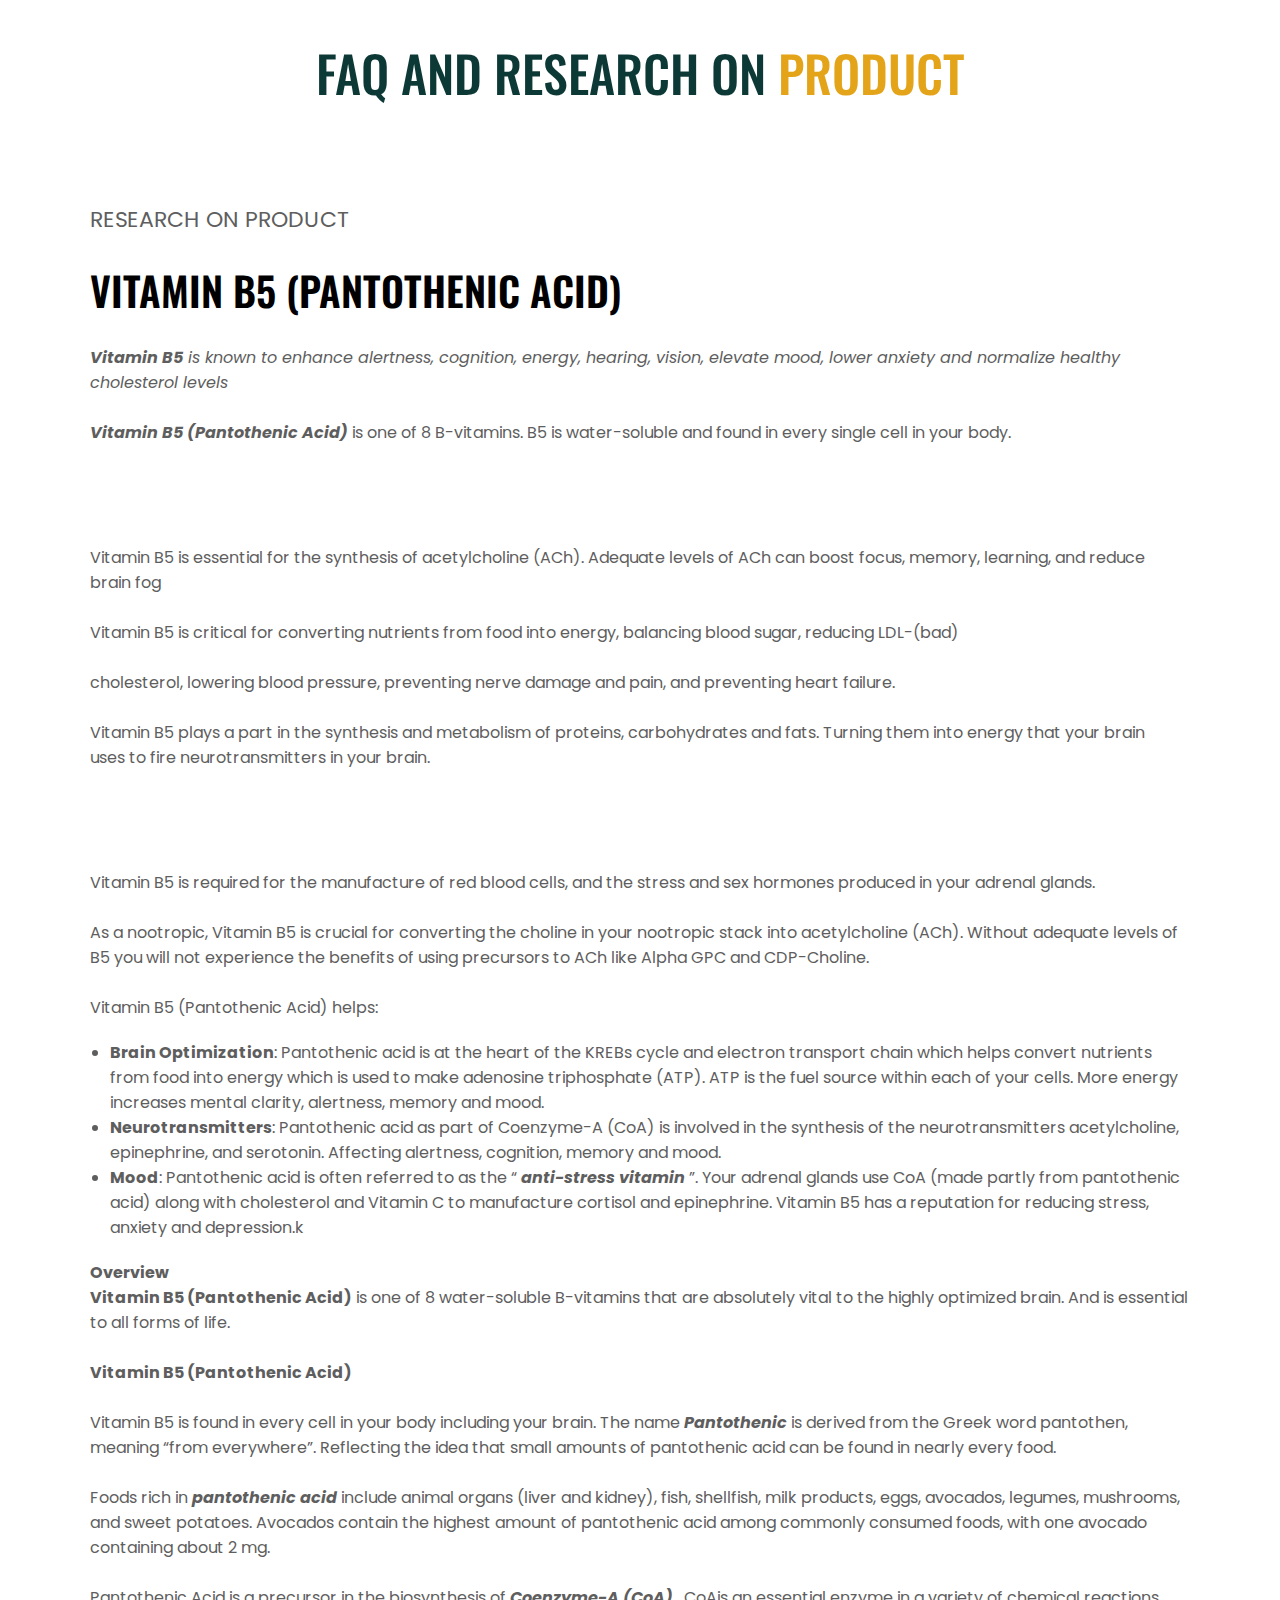
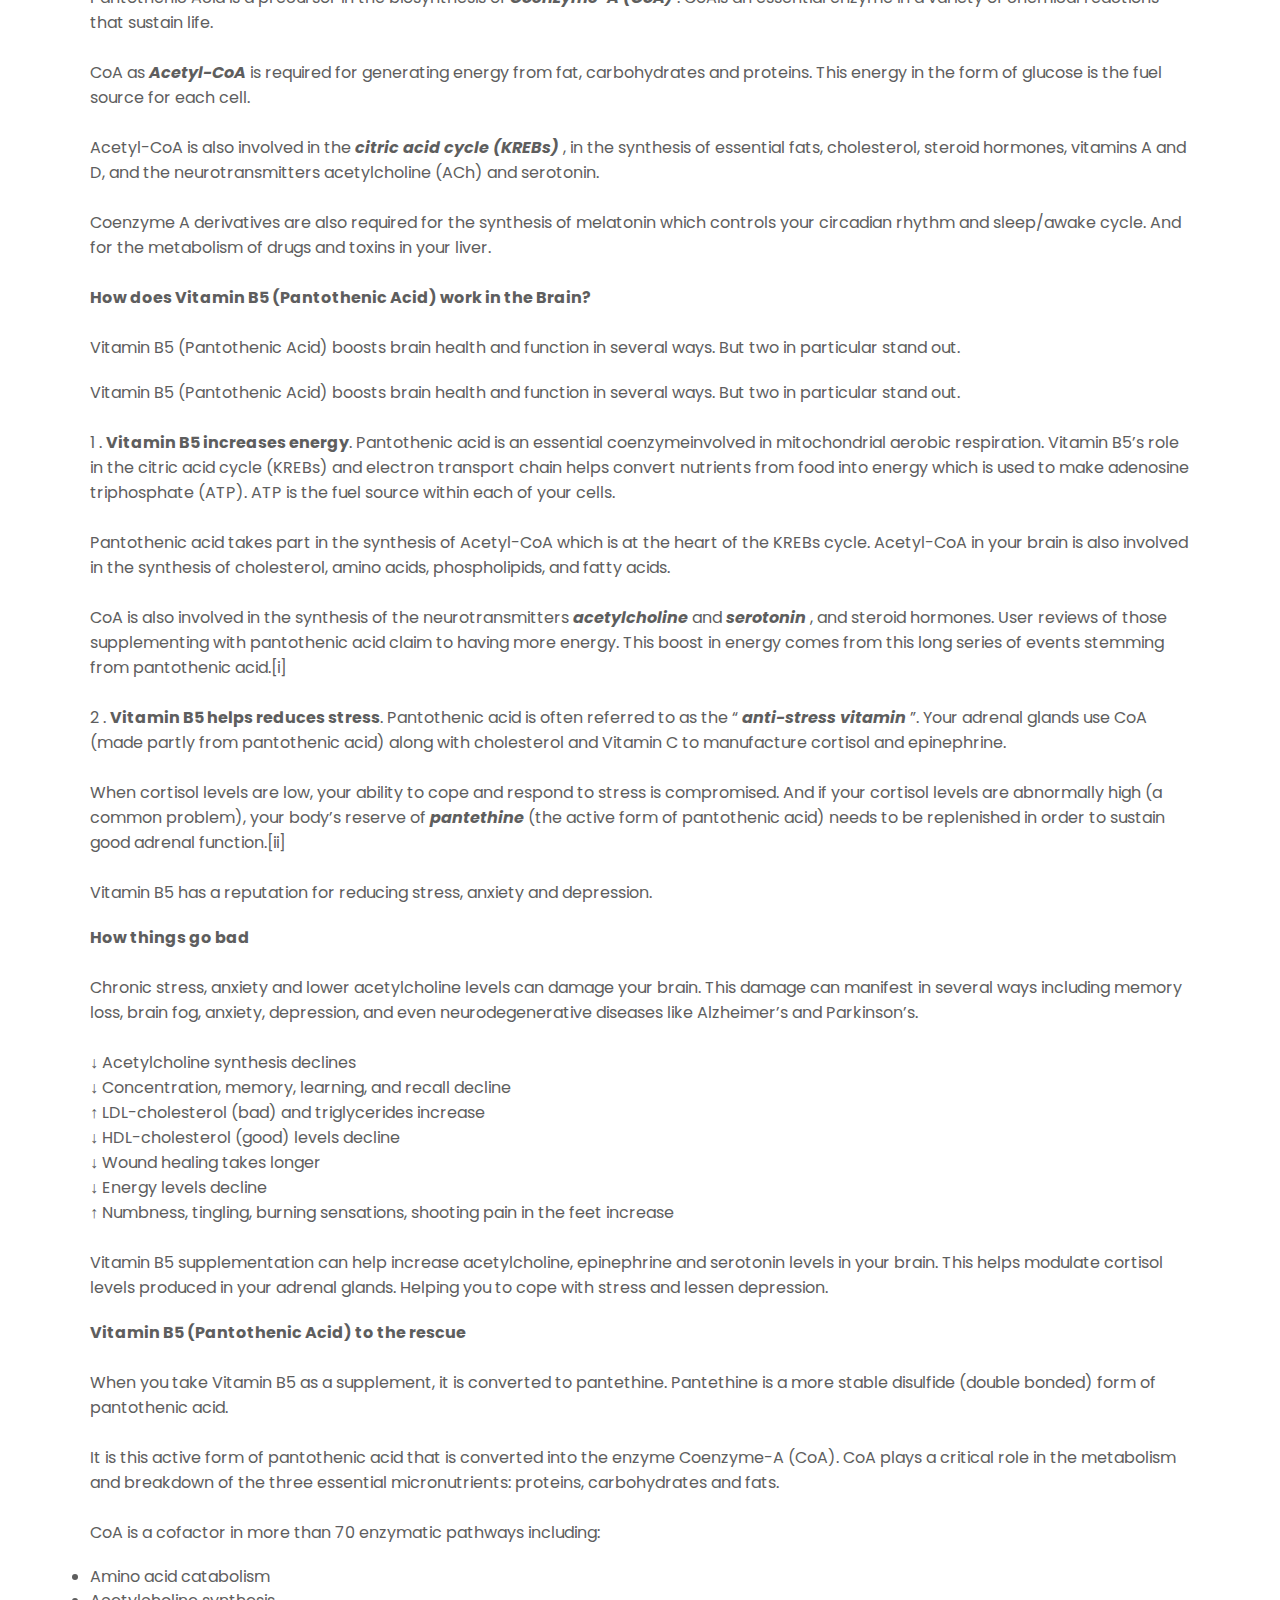
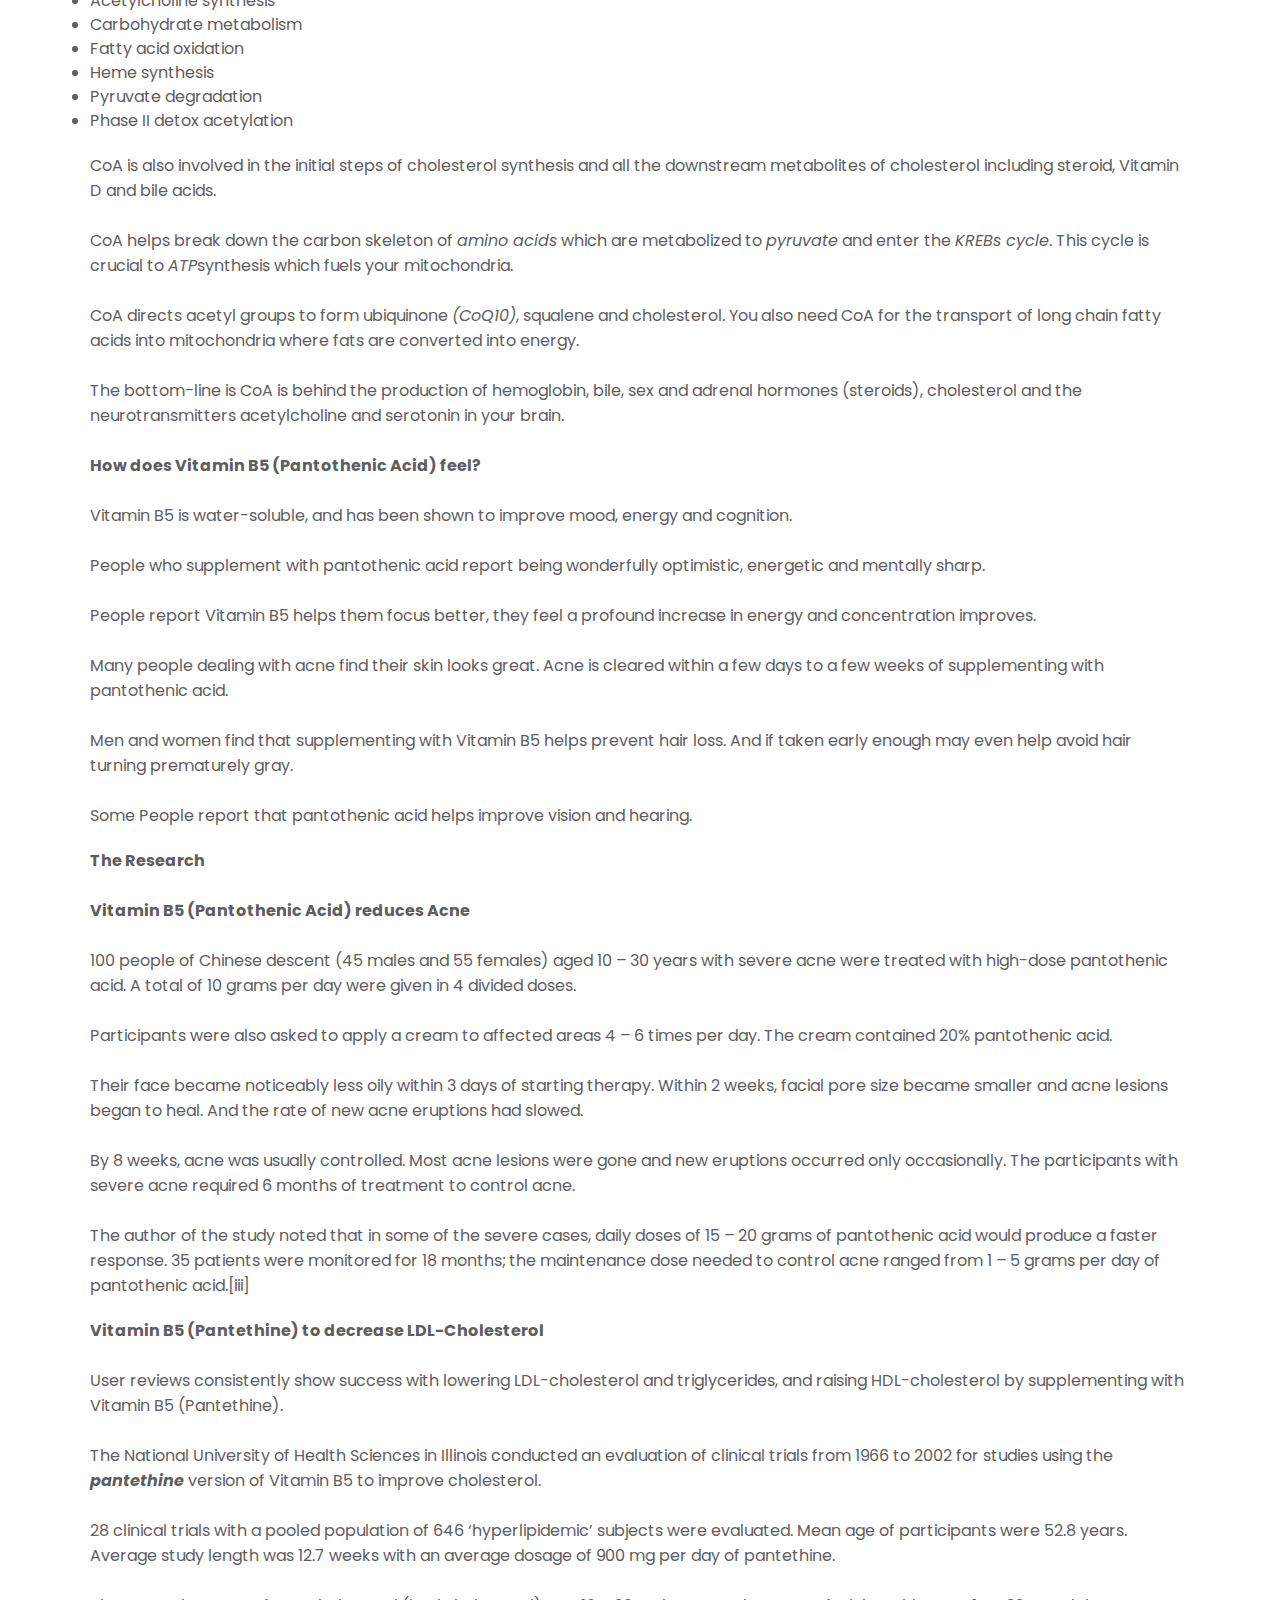
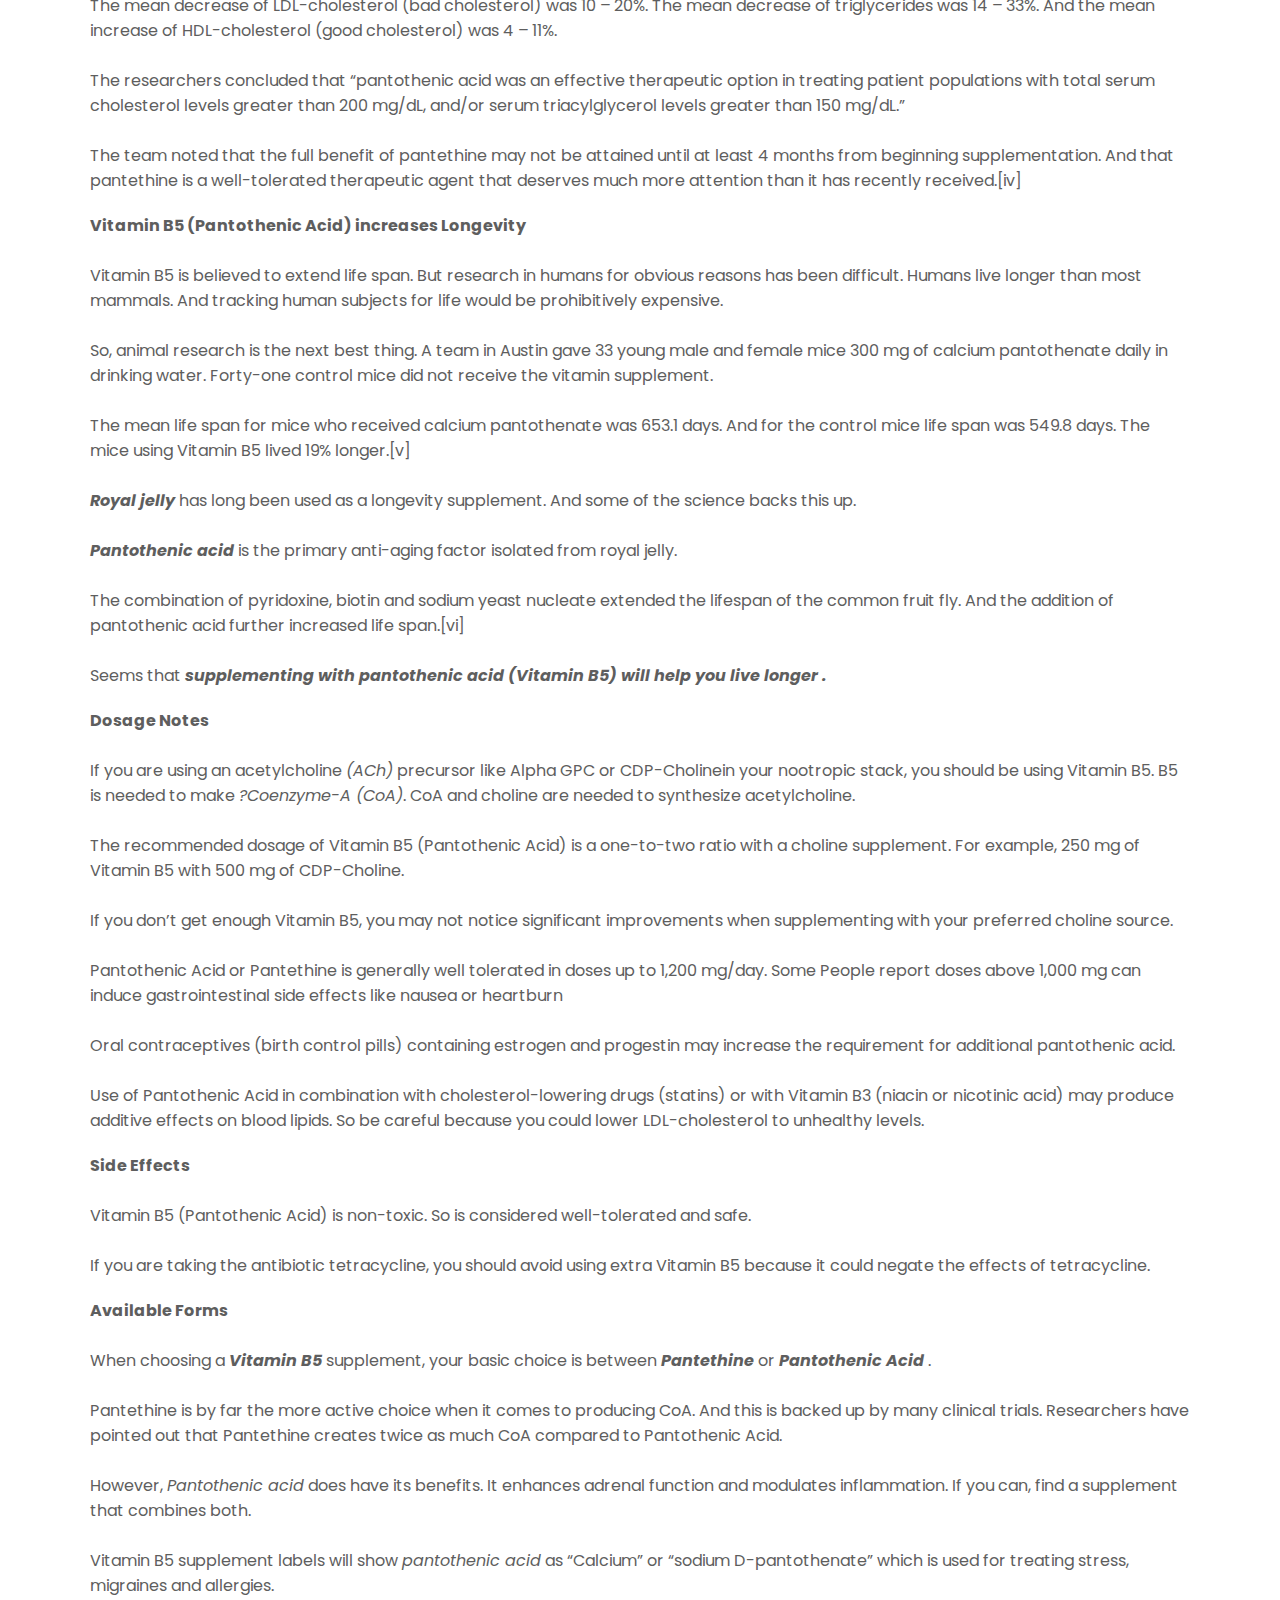
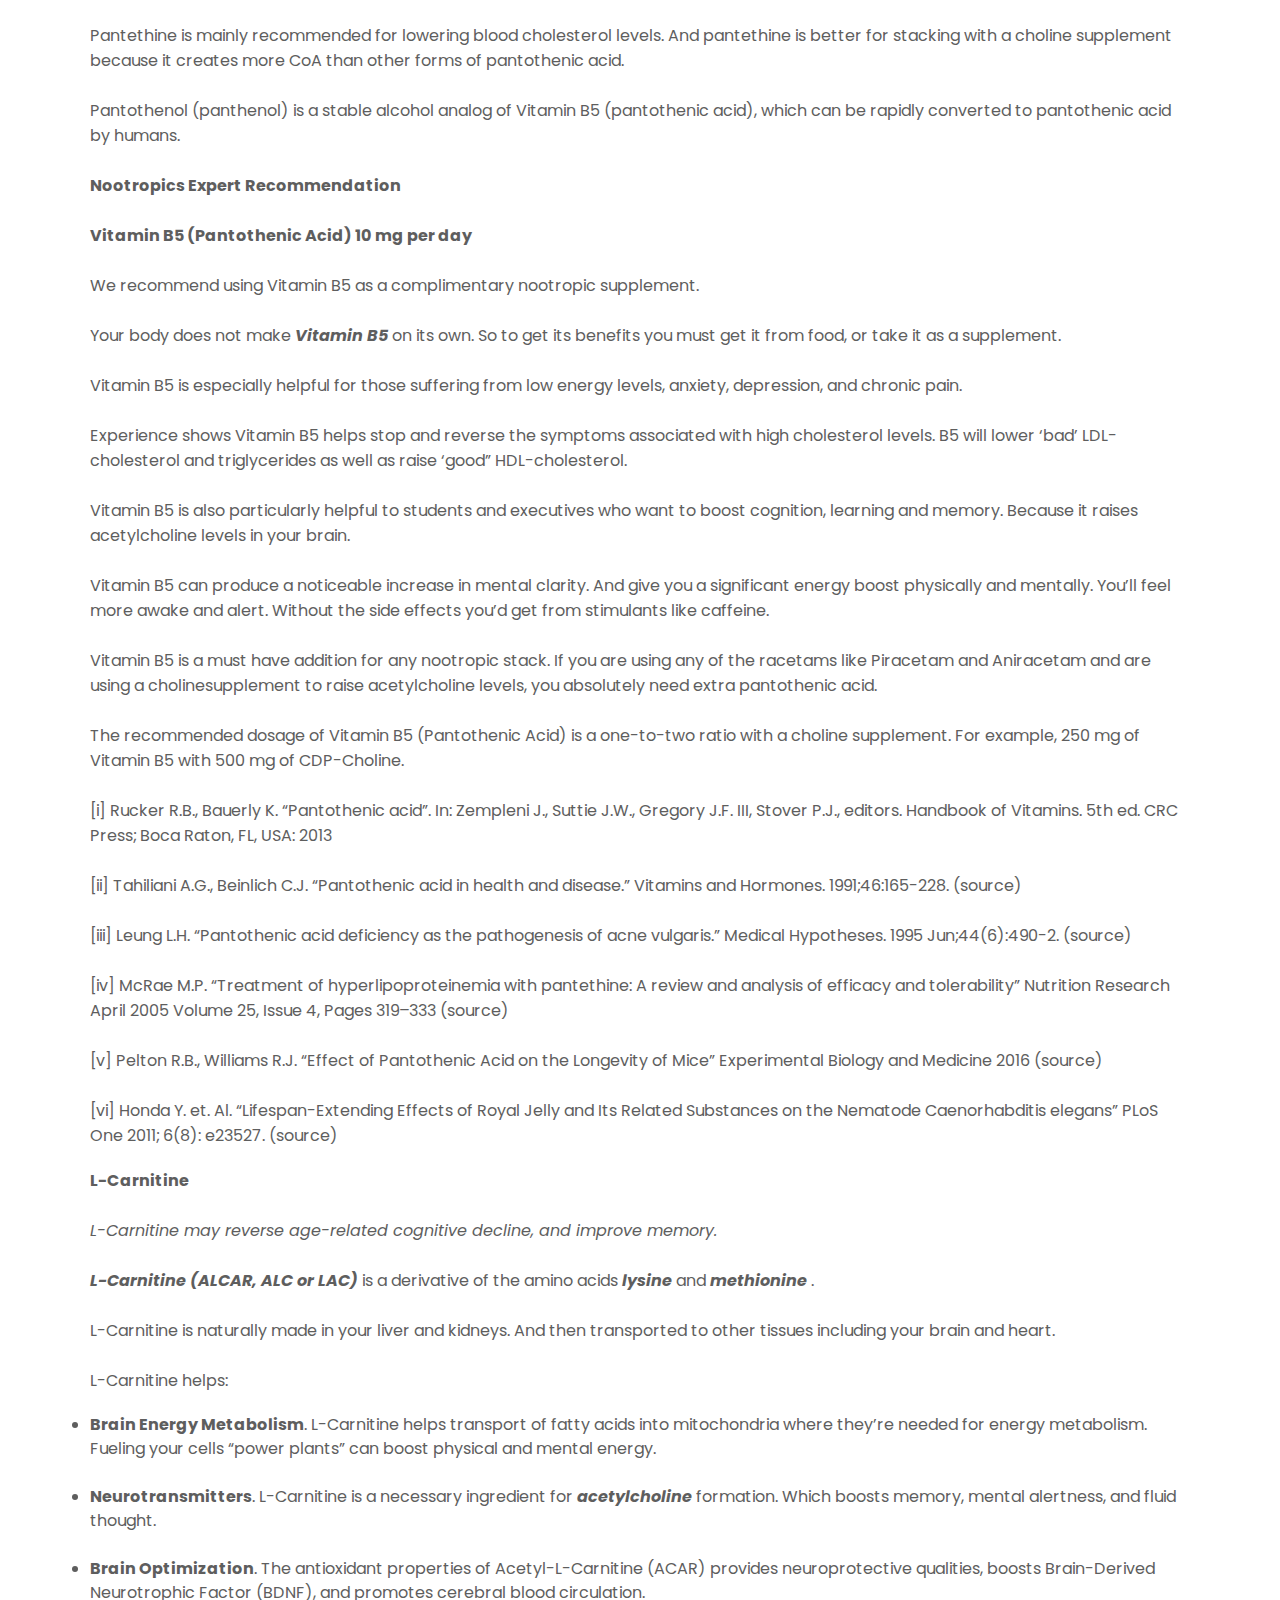
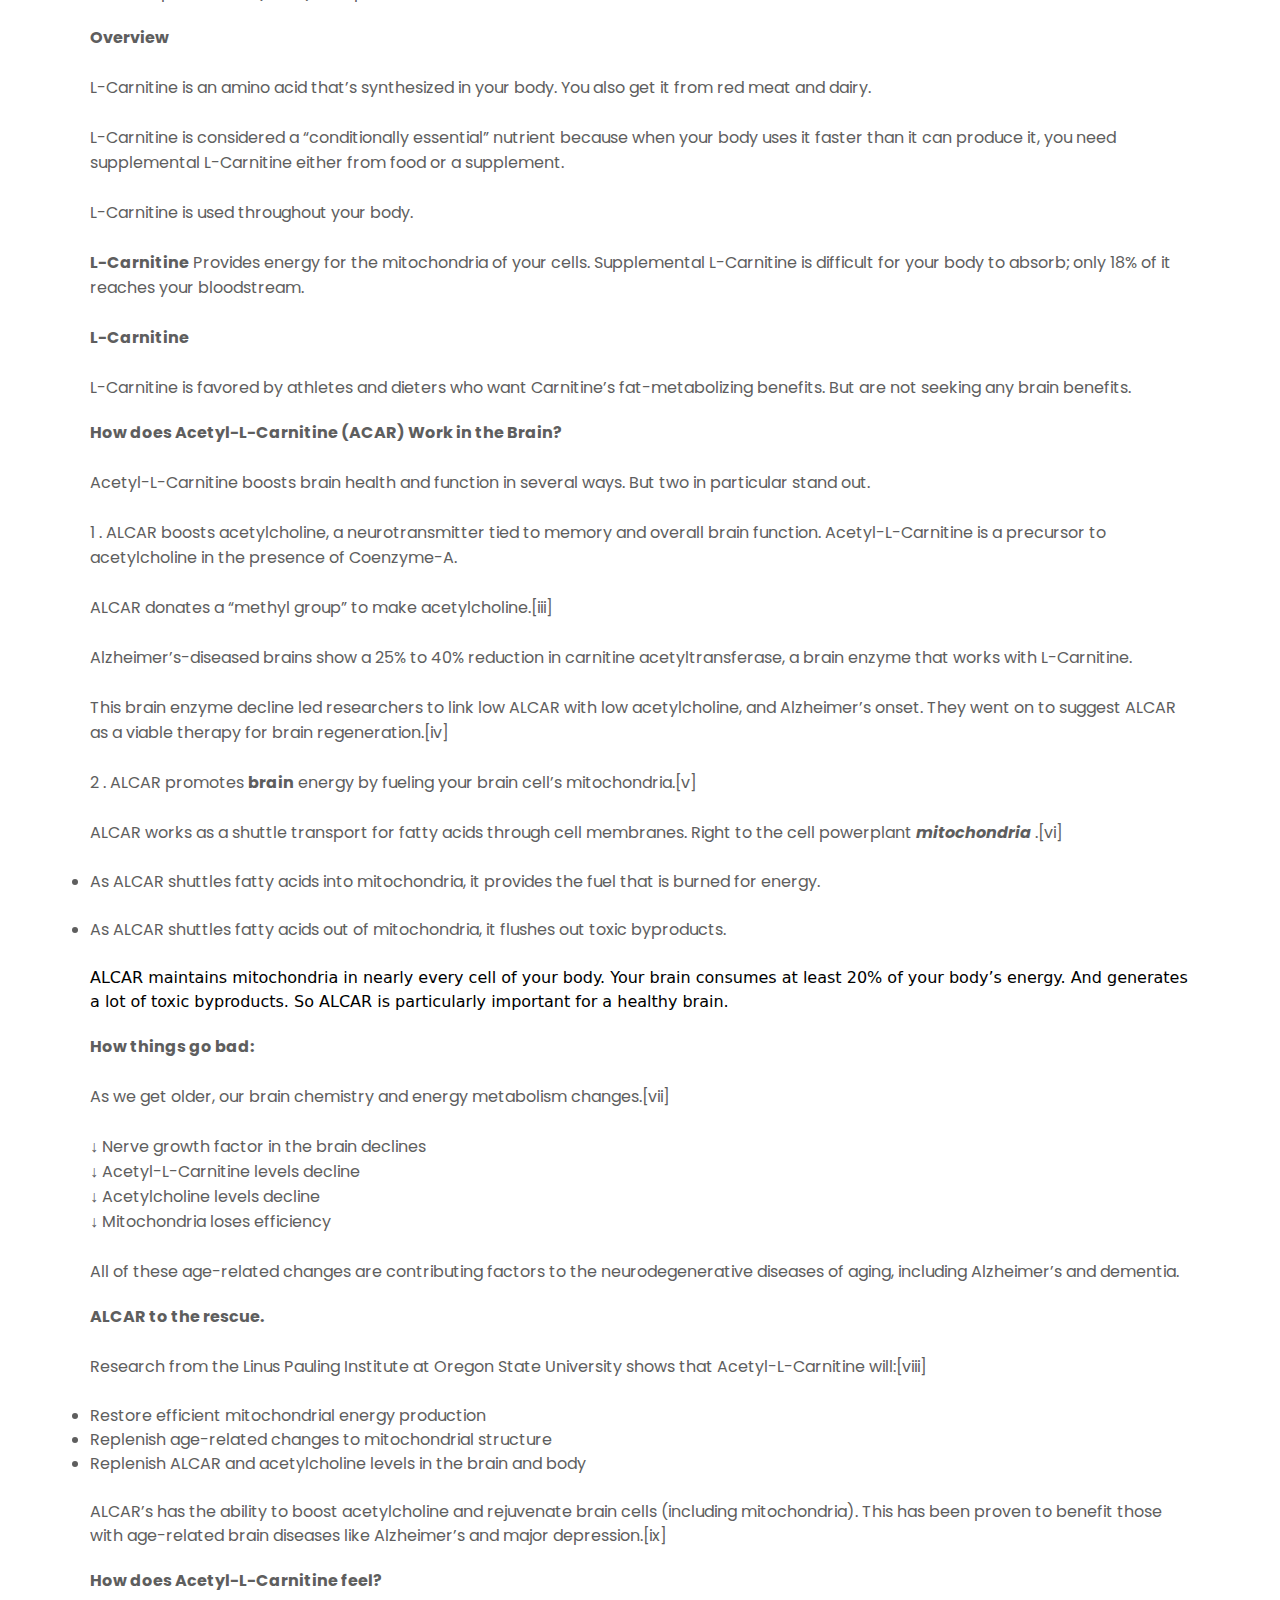
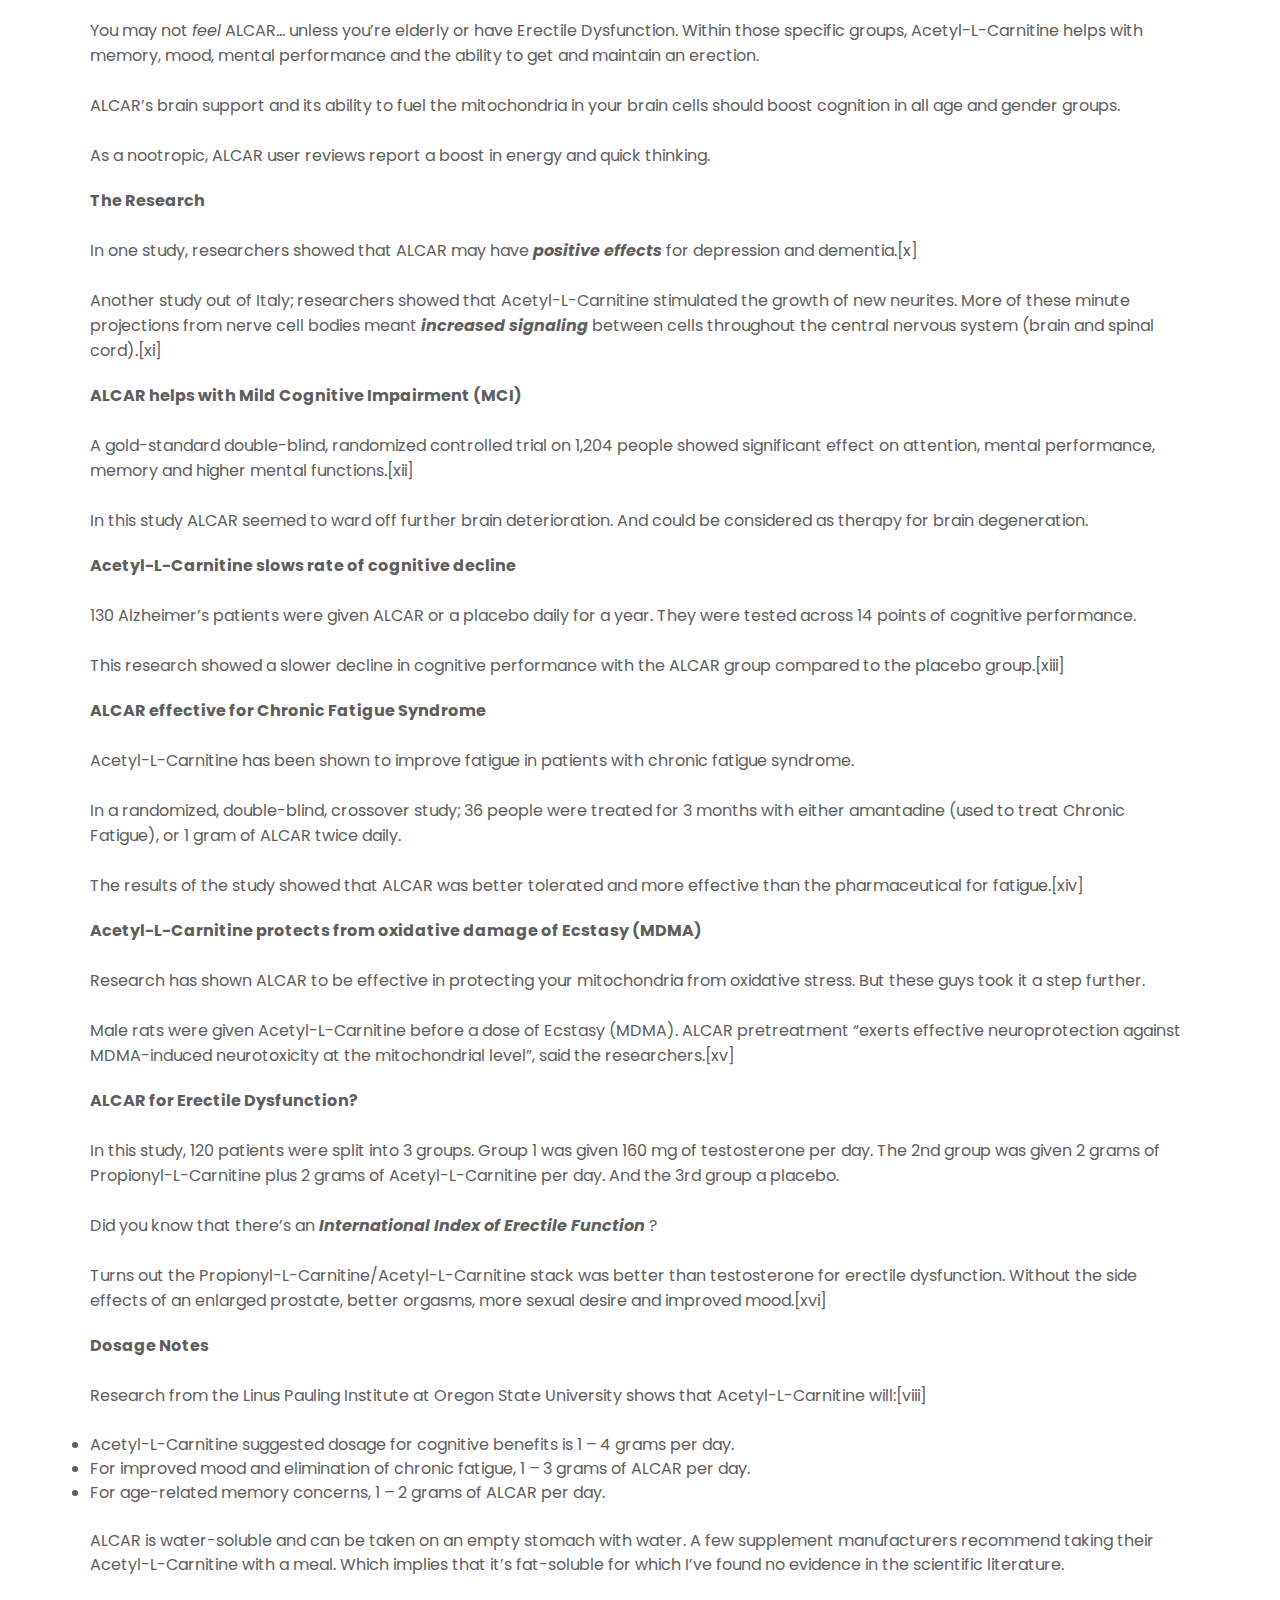
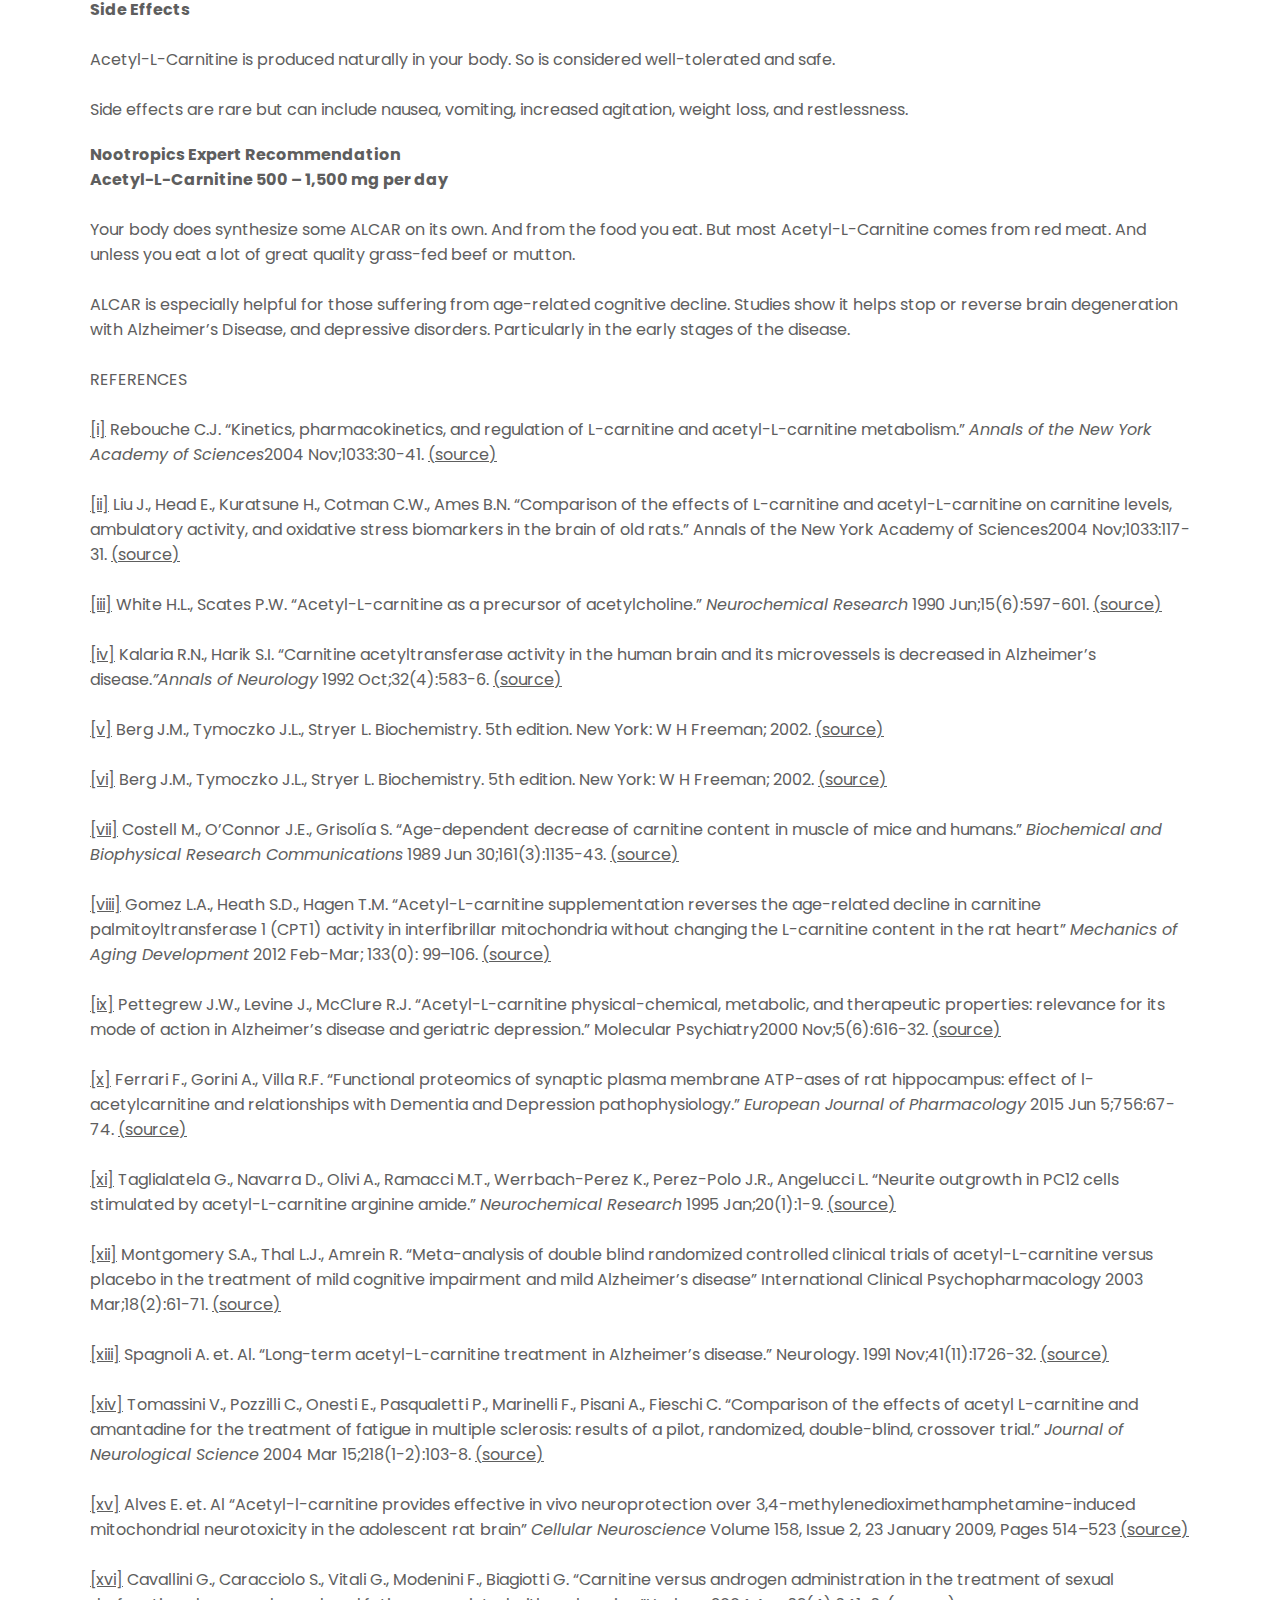
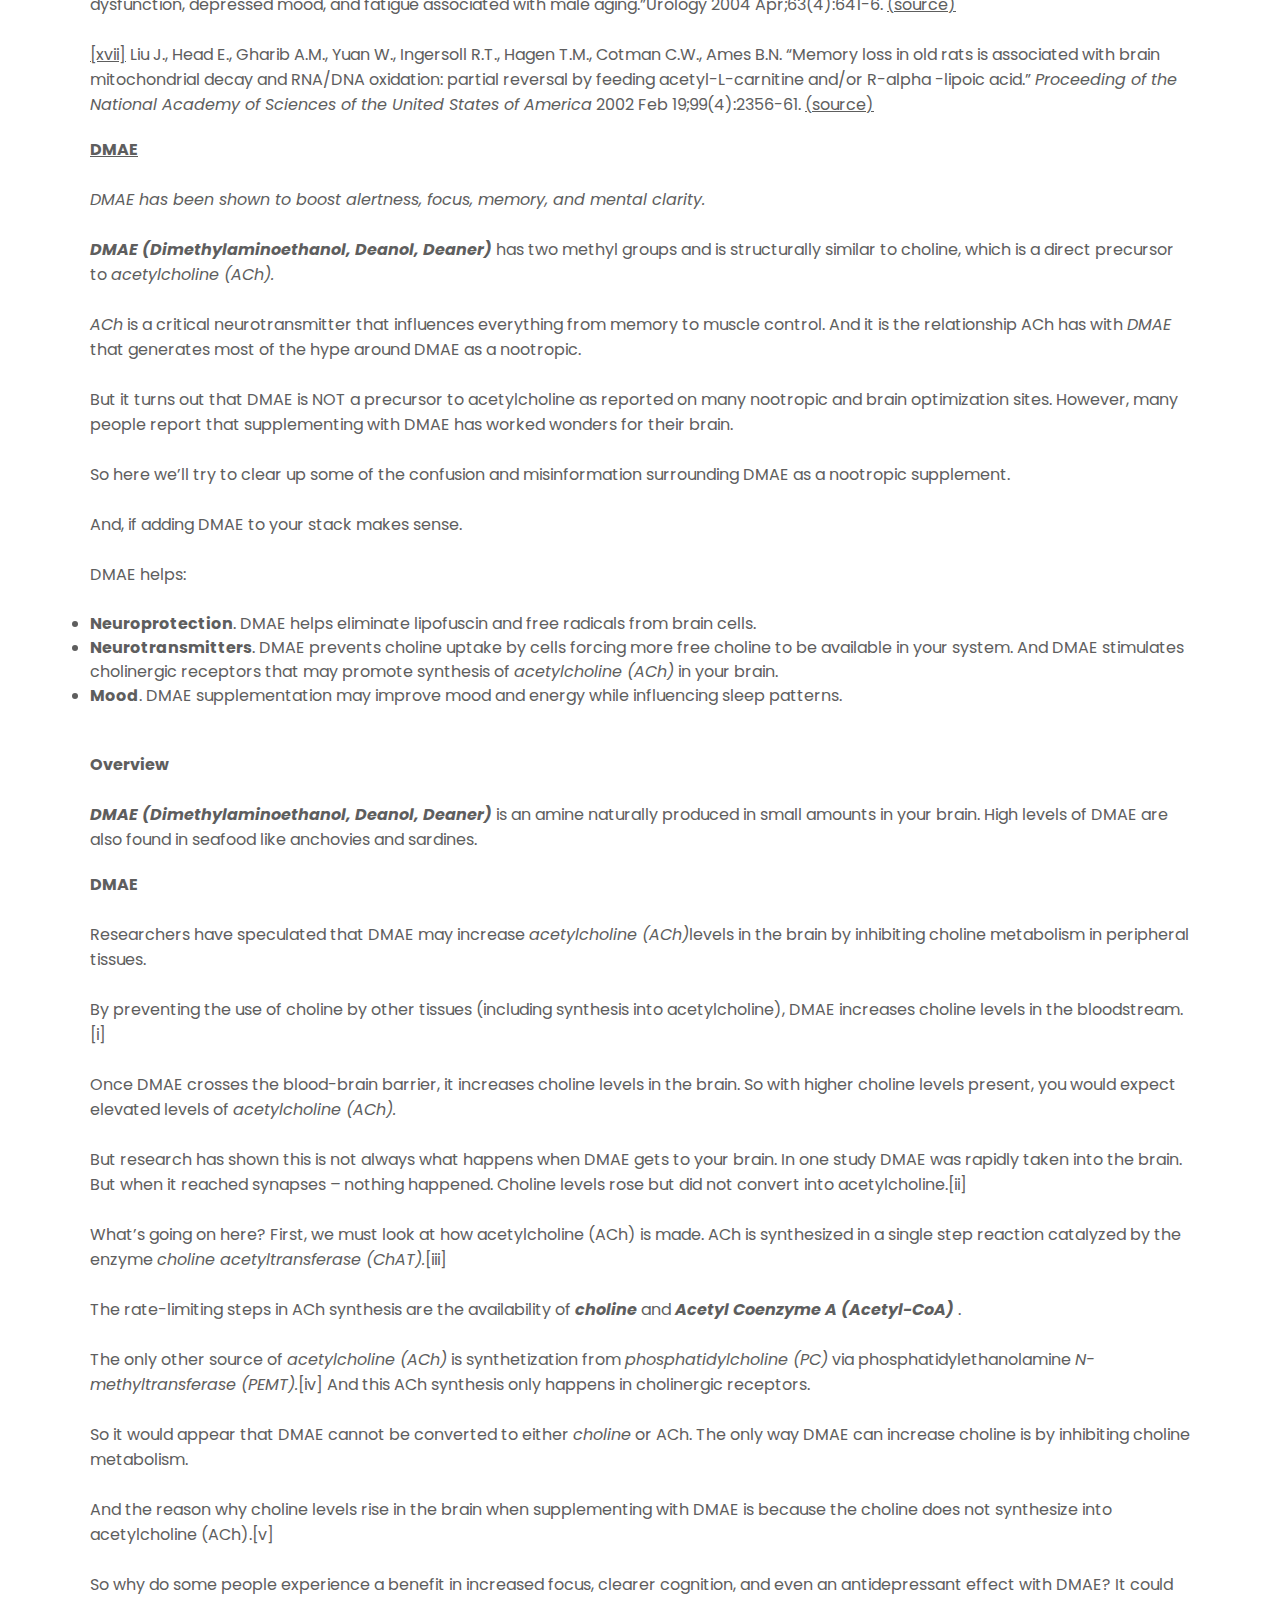
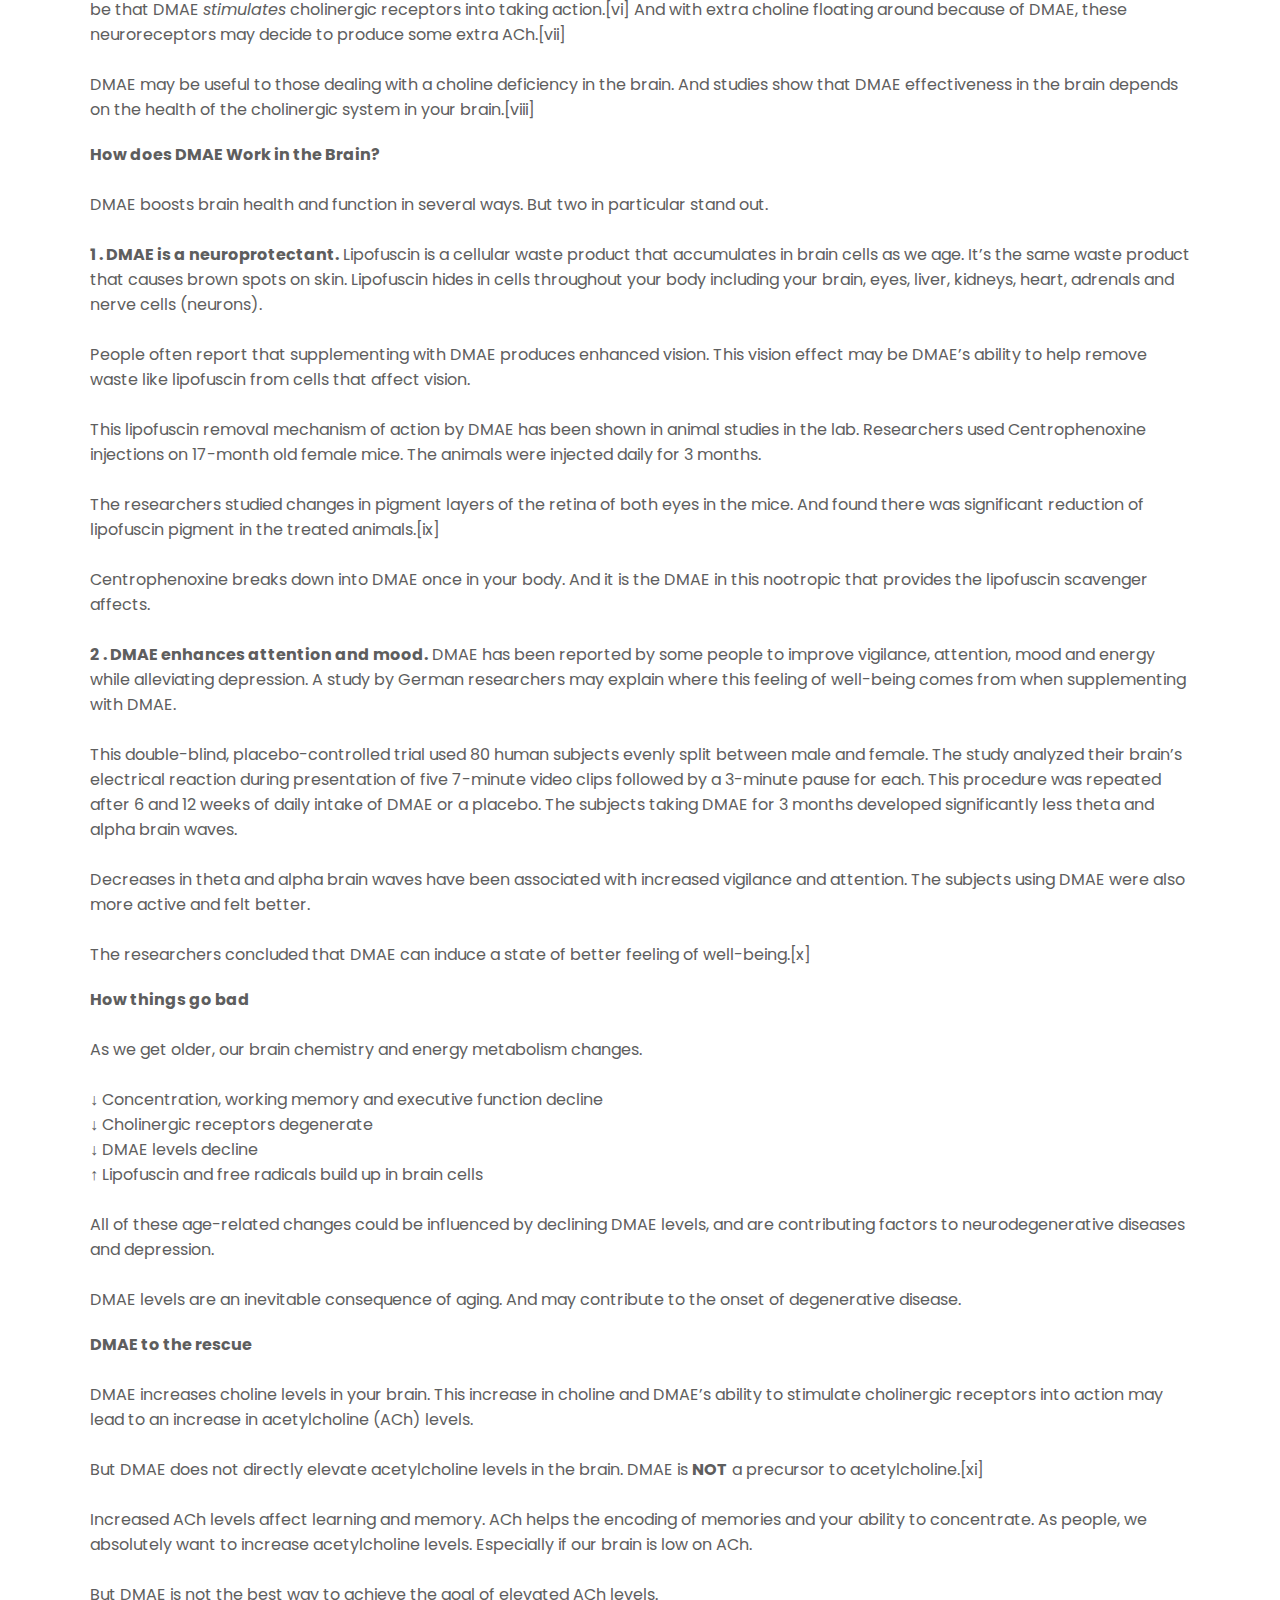
<file: public/references.html>
<!DOCTYPE html>
<html>
	<head>
		<meta charset="UTF-8" />
		<meta name="viewport" content="width=device-width, initial-scale=1.0" />
        <!-- Meta Tags -->
        <meta property="og:type" content="Website" />
        <meta property="og:title" content="Super Memory Formula" />
        <meta property="og:image" content="" />
        <meta property="og:image:alt" content="" />
        <meta property="og:description" content="This is a website description for the search engine" />
        <meta property="og:url" content="" />
        <meta property="og:site_name" content="">
        <meta name="twitter:card" content="summary_large_image" />

		<title>Super Memory Formula</title>

		<link rel="preconnect" href="https://fonts.googleapis.com" />
		<link rel="preconnect" href="https://fonts.gstatic.com" crossorigin />
		<link href="https://fonts.googleapis.com/css2?family=Inter:wght@100;200;300;400;500;600;700;800;900&family=Merriweather:ital,wght@0,300;0,400;0,700;0,900;1,300;1,400;1,700;1,900&family=Nunito+Sans:ital,opsz,wght@0,6..12,400;0,6..12,500;0,6..12,600;0,6..12,700;0,6..12,800;0,6..12,900;0,6..12,1000;1,6..12,400;1,6..12,500;1,6..12,600;1,6..12,700;1,6..12,800;1,6..12,900;1,6..12,1000&family=Nunito:ital,wght@0,200;0,300;0,400;0,500;0,600;0,700;0,800;0,900;0,1000;1,200;1,300;1,400;1,500;1,600;1,700;1,800;1,900;1,1000&family=Open+Sans:ital,wght@0,300;0,400;0,500;0,600;0,700;0,800;1,300;1,400;1,500;1,600;1,700;1,800&family=Roboto:ital,wght@0,300;0,400;0,500;0,700;0,900;1,100;1,300;1,400;1,500;1,700;1,900&family=Work+Sans:ital,wght@0,300;0,400;0,500;0,600;0,700;0,800;0,900;1,300;1,400;1,500;1,600;1,700;1,800;1,900&display=swap" rel="stylesheet"/>
		<link href="https://fonts.googleapis.com/css2?family=Poppins:ital,wght@0,100;0,200;0,300;0,400;0,500;0,600;0,700;0,800;0,900;1,100;1,200;1,300;1,400;1,500;1,600;1,700;1,800;1,900&display=swap" rel="stylesheet">
		<link href="https://fonts.googleapis.com/css2?family=Oswald:wght@200..700&display=swap" rel="stylesheet">
		
		<link href="./assets/css/style.css?v=1.0" rel="stylesheet" />
	</head>
	<body>		
		<div class="lg:pb-[60px] lg:px-0 px-[15px] mt-[20px] md:mt-[40px]">
            <div class="md:max-w-[1100px] mx-auto">
                <h2 class="md:text-[40px] xl:text-[50px] md:leading-[55px] xl:leading-[65px]  text-center text-custom-black-100 font-oswald font-medium text-[30px] leading-[40px] md:mt-[30px] mt-[20px]">FAQ AND RESEARCH ON <span class="text-custom-yellow-100">PRODUCT</span>​</h2>
                <div class="md:mt-[100px] mt-[50px]">
                    <h2 class="font-poppins text-2xl text-custom-black-400 md:text-[22px]  md:leading-[30px] leading-8 ">RESEARCH ON PRODUCT</h2>
                </div>
                <div class="md:mt-[30px] mt-[20px]">
                    <h2 class="font-oswald text-2xl text-black md:text-[40px] font-semibold md:leading-[50px] leading-8 ">VITAMIN B5 (PANTOTHENIC ACID)</h2>
                </div>
                <p class="text-custom-black-400 md:text-[16px] font-poppins mt-[20px] md:mt-[30px] text-[15px] md:leading-[25px]  leading-6 ">
                    <i><b>Vitamin B5</b>  is known to enhance alertness, cognition, energy, hearing, vision, elevate mood, lower anxiety and normalize healthy cholesterol levels</i><br><br>
                    <i><b>Vitamin B5 (Pantothenic Acid)</b></i>  is one of 8 B-vitamins. B5 is water-soluble and found in every single cell in your body.
                </p>
                <p class="text-custom-black-400 md:text-[16px] font-poppins mt-[30px] md:mt-[100px] md:max-w-[1070px] text-[15px] md:leading-[25px] leading-6 ">
                    Vitamin B5 is essential for the synthesis of acetylcholine (ACh). Adequate levels of ACh can boost focus, memory, learning, and reduce brain fog<br><br>
                    Vitamin B5 is critical for converting nutrients from food into energy, balancing blood sugar, reducing LDL-(bad)<br><br>
                    cholesterol, lowering blood pressure, preventing nerve damage and pain, and preventing heart failure. <br><br>
                    Vitamin B5 plays a part in the synthesis and metabolism of proteins, carbohydrates and fats. Turning them into energy that your brain uses to fire neurotransmitters in your brain.
                </p>
                <p class="text-custom-black-400 md:text-[16px] font-poppins mt-[30px] md:mt-[100px] text-[15px] md:leading-[25px] leading-6 ">
                    Vitamin B5 is required for the manufacture of red blood cells, and the stress and sex hormones produced in your adrenal glands.<br><br>
                    As a nootropic, Vitamin B5 is crucial for converting the choline in your nootropic stack into acetylcholine (ACh). Without adequate levels of B5 you will not experience the benefits of using precursors to ACh like Alpha GPC and CDP-Choline.<br><br>
                    Vitamin B5 (Pantothenic Acid) helps:
                </p>
                <p class="">
                    <ul class="bp1 text-custom-black-400 md:text-[16px] ml-[20px] font-poppins mt-[20px] md:mt-[20px] md:max-w-[1070px] text-[15px] md:leading-[25px] leading-6 ">
                        <li class="bp1 font-poppins text-custom-black-400"><b>Brain Optimization</b>: Pantothenic acid is at the heart of the KREBs cycle and electron transport chain which helps convert nutrients from food into energy which is used to make adenosine triphosphate (ATP). ATP is the fuel source within each of your cells. More energy increases mental clarity, alertness, memory and mood.</li>
                        <li class="bp1 font-poppins text-custom-black-400"><b>Neurotransmitters</b>: Pantothenic acid as part of Coenzyme-A (CoA) is involved in the synthesis of the neurotransmitters acetylcholine, epinephrine, and serotonin. Affecting alertness, cognition, memory and mood.</li>
                        <li class="bp1 font-poppins text-custom-black-400"><b>Mood</b>: Pantothenic acid is often referred to as the “ <b><i>anti-stress vitamin</i></b> ”. Your adrenal glands use CoA (made partly from pantothenic acid) along with cholesterol and Vitamin C to manufacture cortisol and epinephrine. Vitamin B5 has a reputation for reducing stress, anxiety and depression.k</li>
                    </ul>
                </p>
                <p class="text-custom-black-400 md:text-[16px] font-poppins mt-[20px] md:mt-[20px] text-[15px] md:leading-[25px] leading-6 ">
                    <b>Overview</b><br>
                    <b>Vitamin B5 (Pantothenic Acid)</b>  is one of 8 water-soluble B-vitamins that are absolutely vital to the highly optimized brain. And is essential to all forms of life.<br><br>
                    <b>Vitamin B5 (Pantothenic Acid)</b><br><br>
                    Vitamin B5 is found in every cell in your body including your brain. The name  <b><i>Pantothenic</i></b>  is derived from the Greek word pantothen, meaning “from everywhere”. Reflecting the idea that small amounts of pantothenic acid can be found in nearly every food.<br><br>
                    Foods rich in <b><i>pantothenic acid</i></b>  include animal organs (liver and kidney), fish, shellfish, milk products, eggs, avocados, legumes, mushrooms, and sweet potatoes. Avocados contain the highest amount of pantothenic acid among commonly consumed foods, with one avocado containing about 2 mg.<br><br>
                    Pantothenic Acid is a precursor in the biosynthesis of  <b><i>Coenzyme-A (CoA)</i></b> . CoAis an essential enzyme in a variety of chemical reactions that sustain life.<br><br>
                    CoA as  <b><i>Acetyl-CoA</i></b>  is required for generating energy from fat, carbohydrates and proteins. This energy in the form of glucose is the fuel source for each cell.<br><br>
                    Acetyl-CoA is also involved in the  <b><i>citric acid cycle (KREBs)</i></b> , in the synthesis of essential fats, cholesterol, steroid hormones, vitamins A and D, and the neurotransmitters acetylcholine (ACh) and serotonin.<br><br>
                    Coenzyme A derivatives are also required for the synthesis of melatonin which controls your circadian rhythm and sleep/awake cycle. And for the metabolism of drugs and toxins in your liver.<br><br>
                    <b>How does Vitamin B5 (Pantothenic Acid) work in the Brain?</b><br><br>
                    Vitamin B5 (Pantothenic Acid) boosts brain health and function in several ways. But two in particular stand out.
                </p>
                <p class="text-custom-black-400 md:text-[16px] font-poppins mt-[20px] md:mt-[20px] text-[15px] md:leading-[25px] leading-6 ">
                    Vitamin B5 (Pantothenic Acid) boosts brain health and function in several ways. But two in particular stand out.<br><br>
                    1 .  <b>Vitamin B5 increases energy</b>. Pantothenic acid is an essential coenzymeinvolved in mitochondrial aerobic respiration. Vitamin B5’s role in the citric acid cycle (KREBs) and electron transport chain helps convert nutrients from food into energy which is used to make adenosine triphosphate (ATP). ATP is the fuel source within each of your cells.<br><br>
                    Pantothenic acid takes part in the synthesis of Acetyl-CoA which is at the heart of the KREBs cycle. Acetyl-CoA in your brain is also involved in the synthesis of cholesterol, amino acids, phospholipids, and fatty acids.<br><br>
                    CoA is also involved in the synthesis of the neurotransmitters  <b><i>acetylcholine</i></b> and  <b><i>serotonin</i></b> , and steroid hormones. User reviews of those supplementing with pantothenic acid claim to having more energy. This boost in energy comes from this long series of events stemming from pantothenic acid.[i]<br><br>
                    2 . <b>Vitamin B5 helps reduces stress</b>. Pantothenic acid is often referred to as the “ <b><i>anti-stress vitamin</i></b> ”. Your adrenal glands use CoA (made partly from pantothenic acid) along with cholesterol and Vitamin C to manufacture cortisol and epinephrine.<br><br>
                    When cortisol levels are low, your ability to cope and respond to stress is compromised. And if your cortisol levels are abnormally high (a common problem), your body’s reserve of  <b><i>pantethine</i></b>  (the active form of pantothenic acid) needs to be replenished in order to sustain good adrenal function.[ii]<br><br>
                    Vitamin B5 has a reputation for reducing stress, anxiety and depression.
                </p>
                <p class="text-custom-black-400 md:text-[16px] font-poppins mt-[20px] md:mt-[20px] text-[15px] md:leading-[25px] leading-6 ">
                    <b>How things go bad</b><br><br>
                    Chronic stress, anxiety and lower acetylcholine levels can damage your brain. This damage can manifest in several ways including memory loss, brain fog, anxiety, depression, and even neurodegenerative diseases like Alzheimer’s and Parkinson’s.<br><br>
                    ↓ Acetylcholine synthesis declines<br>
                    ↓ Concentration, memory, learning, and recall decline<br>
                    ↑ LDL-cholesterol (bad) and triglycerides increase<br>
                    ↓ HDL-cholesterol (good) levels decline<br>
                    ↓ Wound healing takes longer<br>
                    ↓ Energy levels decline<br>
                    ↑ Numbness, tingling, burning sensations, shooting pain in the feet increase<br><br>
                    Vitamin B5 supplementation can help increase acetylcholine, epinephrine and serotonin levels in your brain. This helps modulate cortisol levels produced in your adrenal glands. Helping you to cope with stress and lessen depression.
                </p>
                <p class="text-custom-black-400 md:text-[16px] font-poppins mt-[20px] md:mt-[20px] text-[15px] md:leading-[25px] leading-6">
                    <b>Vitamin B5 (Pantothenic Acid) to the rescue</b><br><br>
                    When you take Vitamin B5 as a supplement, it is converted to pantethine. Pantethine is a more stable disulfide (double bonded) form of pantothenic acid.<br><br>
                    It is this active form of pantothenic acid that is converted into the enzyme Coenzyme-A (CoA). CoA plays a critical role in the metabolism and breakdown of the three essential micronutrients: proteins, carbohydrates and fats.<br><br>
                    CoA is a cofactor in more than 70 enzymatic pathways including:
                </p>
                <p class="bp1 text-custom-black-400 md:text-[16px] font-poppins mt-[20px]  md:max-w-[1070px] text-[15px] md:leading-[25px] leading-6 ">
                    <li class="bp1 font-poppins text-custom-black-400">Amino acid catabolism</li>
                    <li class="bp1 font-poppins text-custom-black-400">Acetylcholine synthesis</li>
                    <li class="bp1 font-poppins text-custom-black-400">Carbohydrate metabolism</li>    
                    <li class="bp1 font-poppins text-custom-black-400">Fatty acid oxidation</li>
                    <li class="bp1 font-poppins text-custom-black-400">Heme synthesis</li>
                    <li class="bp1 font-poppins text-custom-black-400">Pyruvate degradation</li>
                    <li class="bp1 font-poppins text-custom-black-400">Phase II detox acetylation</li>
                </p>
                <p class="text-custom-black-400 md:text-[16px] font-poppins mt-[20px] md:mt-[20px] text-[15px] md:leading-[25px] leading-6">
                    CoA is also involved in the initial steps of cholesterol synthesis and all the downstream metabolites of cholesterol including steroid, Vitamin D and bile acids.<br><br>
                    CoA helps break down the carbon skeleton of <i>amino acids</i> which are metabolized to <i>pyruvate</i> and enter the <i>KREBs cycle</i>. This cycle is crucial to <i>ATP</i>synthesis which fuels your mitochondria.<br><br>
                    CoA directs acetyl groups to form ubiquinone <i>(CoQ10)</i>, squalene and cholesterol. You also need CoA for the transport of long chain fatty acids into mitochondria where fats are converted into energy.<br><br>
                    The bottom-line is CoA is behind the production of hemoglobin, bile, sex and adrenal hormones (steroids), cholesterol and the neurotransmitters acetylcholine and serotonin in your brain.<br><br>
                    <b>How does Vitamin B5 (Pantothenic Acid) feel?</b><br><br>
                    Vitamin B5 is water-soluble, and has been shown to improve mood, energy and cognition.<br><br>
                    People who supplement with pantothenic acid report being wonderfully optimistic, energetic and mentally sharp.<br><br>
                    People report Vitamin B5 helps them focus better, they feel a profound increase in energy and concentration improves.<br><br>
                    Many people dealing with acne find their skin looks great. Acne is cleared within a few days to a few weeks of supplementing with pantothenic acid.<br><br>
                    Men and women find that supplementing with Vitamin B5 helps prevent hair loss. And if taken early enough may even help avoid hair turning prematurely gray.<br><br>
                    Some People report that pantothenic acid helps improve vision and hearing.
                </p>
                <p class="text-custom-black-400 md:text-[16px] font-poppins mt-[20px] md:mt-[20px] text-[15px] md:leading-[25px] leading-6 ">
                    <b>The Research</b><br><br>
                    <b>Vitamin B5 (Pantothenic Acid) reduces Acne</b><br><br>
                    100 people of Chinese descent (45 males and 55 females) aged 10 – 30 years with severe acne were treated with high-dose pantothenic acid. A total of 10 grams per day were given in 4 divided doses.<br><br>
                    Participants were also asked to apply a cream to affected areas 4 – 6 times per day. The cream contained 20% pantothenic acid.<br><br>
                    Their face became noticeably less oily within 3 days of starting therapy. Within 2 weeks, facial pore size became smaller and acne lesions began to heal. And the rate of new acne eruptions had slowed.<br><br>
                    By 8 weeks, acne was usually controlled. Most acne lesions were gone and new eruptions occurred only occasionally. The participants with severe acne required 6 months of treatment to control acne.<br><br>
                    The author of the study noted that in some of the severe cases, daily doses of 15 – 20 grams of pantothenic acid would produce a faster response. 35 patients were monitored for 18 months; the maintenance dose needed to control acne ranged from 1 – 5 grams per day of pantothenic acid.[iii]
                </p>
                <p class="text-custom-black-400 md:text-[16px] font-poppins mt-[20px] md:mt-[20px] text-[15px] md:leading-[25px] leading-6 ">
                    <b>Vitamin B5 (Pantethine) to decrease LDL-Cholesterol</b><br><br>
                    User reviews consistently show success with lowering LDL-cholesterol and triglycerides, and raising HDL-cholesterol by supplementing with Vitamin B5 (Pantethine).<br><br>
                    The National University of Health Sciences in Illinois conducted an evaluation of clinical trials from 1966 to 2002 for studies using the  <b><i>pantethine</i></b>  version of Vitamin B5 to improve cholesterol.<br><br>
                    28 clinical trials with a pooled population of 646 ‘hyperlipidemic’ subjects were evaluated. Mean age of participants were 52.8 years. Average study length was 12.7 weeks with an average dosage of 900 mg per day of pantethine.<br><br>
                    The mean decrease of LDL-cholesterol (bad cholesterol) was 10 – 20%. The mean decrease of triglycerides was 14 – 33%. And the mean increase of HDL-cholesterol (good cholesterol) was 4 – 11%.<br><br>
                    The researchers concluded that “pantothenic acid was an effective therapeutic option in treating patient populations with total serum cholesterol levels greater than 200 mg/dL, and/or serum triacylglycerol levels greater than 150 mg/dL.”<br><br>
                    The team noted that the full benefit of pantethine may not be attained until at least 4 months from beginning supplementation. And that pantethine is a well-tolerated therapeutic agent that deserves much more attention than it has recently received.[iv]
                </p>
                <p class="text-custom-black-400 md:text-[16px] font-poppins mt-[20px] md:mt-[20px] text-[15px] md:leading-[25px] leading-6 ">
                    <b>Vitamin B5 (Pantothenic Acid) increases Longevity</b><br><br>
                    Vitamin B5 is believed to extend life span. But research in humans for obvious reasons has been difficult. Humans live longer than most mammals. And tracking human subjects for life would be prohibitively expensive.<br><br>
                    So, animal research is the next best thing. A team in Austin gave 33 young male and female mice 300 mg of calcium pantothenate daily in drinking water. Forty-one control mice did not receive the vitamin supplement.<br><br>
                    The mean life span for mice who received calcium pantothenate was 653.1 days. And for the control mice life span was 549.8 days. The mice using Vitamin B5 lived 19% longer.[v]<br><br>
                    <b><i>Royal jelly</i></b>  has long been used as a longevity supplement. And some of the science backs this up.<br><br>
                    <b><i>Pantothenic acid</i></b>  is the primary anti-aging factor isolated from royal jelly.<br><br>
                    The combination of pyridoxine, biotin and sodium yeast nucleate extended the lifespan of the common fruit fly. And the addition of pantothenic acid further increased life span.[vi]<br><br>
                    Seems that  <b><i>supplementing with pantothenic acid (Vitamin B5) will help you live longer .</i></b>
                </p>
                <p class="text-custom-black-400 md:text-[16px] font-poppins mt-[20px] md:mt-[20px] text-[15px] md:leading-[25px] leading-6 ">
                    <b>Dosage Notes</b> <br><br>
                    If you are using an acetylcholine <i>(ACh)</i> precursor like Alpha GPC or CDP-Cholinein your nootropic stack, you should be using Vitamin B5. B5 is needed to make <i>?Coenzyme-A (CoA)</i>. CoA and choline are needed to synthesize acetylcholine.<br><br>
                    The recommended dosage of Vitamin B5 (Pantothenic Acid) is a one-to-two ratio with a choline supplement. For example, 250 mg of Vitamin B5 with 500 mg of CDP-Choline.<br><br>                    
                    If you don’t get enough Vitamin B5, you may not notice significant improvements when supplementing with your preferred choline source.<br><br>                    
                    Pantothenic Acid or Pantethine is generally well tolerated in doses up to 1,200 mg/day. Some People report doses above 1,000 mg can induce gastrointestinal side effects like nausea or heartburn<br><br>                    
                    Oral contraceptives (birth control pills) containing estrogen and progestin may increase the requirement for additional pantothenic acid.<br><br>                    
                    Use of Pantothenic Acid in combination with cholesterol-lowering drugs (statins) or with Vitamin B3 (niacin or nicotinic acid) may produce additive effects on blood lipids. So be careful because you could lower LDL-cholesterol to unhealthy levels.
                </p>
                <p class="text-custom-black-400 md:text-[16px] font-poppins mt-[20px] md:mt-[20px] text-[15px] md:leading-[25px] leading-6 ">
                    <b>Side Effects</b> <br><br>
                    Vitamin B5 (Pantothenic Acid) is non-toxic. So is considered well-tolerated and safe.<br><br>  
                    If you are taking the antibiotic tetracycline, you should avoid using extra Vitamin B5 because it could negate the effects of tetracycline.
                </p>
                <p class="text-custom-black-400 md:text-[16px] font-poppins mt-[20px] md:mt-[20px] text-[15px] md:leading-[25px] leading-6 ">
                    <b>Available Forms</b><br><br>
                    When choosing a  <b><i>Vitamin B5</i></b> supplement, your basic choice is between  <b><i>Pantethine</i></b>  or  <b><i>Pantothenic Acid</i></b> .<br><br>
                    Pantethine is by far the more active choice when it comes to producing CoA. And this is backed up by many clinical trials. Researchers have pointed out that Pantethine creates twice as much CoA compared to Pantothenic Acid.<br><br>                
                    However, <i>Pantothenic acid</i> does have its benefits. It enhances adrenal function and modulates inflammation. If you can, find a supplement that combines both.<br><br>                    
                    Vitamin B5 supplement labels will show <i>pantothenic acid</i> as “Calcium” or “sodium D-pantothenate” which is used for treating stress, migraines and allergies.<br><br>                    
                    Pantethine is mainly recommended for lowering blood cholesterol levels. And pantethine is better for stacking with a choline supplement because it creates more CoA than other forms of pantothenic acid.<br><br>                    
                    Pantothenol (panthenol) is a stable alcohol analog of Vitamin B5 (pantothenic acid), which can be rapidly converted to pantothenic acid by humans.<br><br>                    
                    <b>Nootropics Expert Recommendation</b><br><br>                    
                    <b>Vitamin B5 (Pantothenic Acid) 10 mg per day</b><br><br>
                    We recommend using Vitamin B5 as a complimentary nootropic supplement.<br><br>
                    Your body  does not  make <b><i>Vitamin B5</i></b> on its own. So to get its benefits you must get it from food, or take it as a supplement.<br><br>
                    Vitamin B5 is especially helpful for those suffering from low energy levels, anxiety, depression, and chronic pain.<br><br>
                    Experience shows Vitamin B5 helps stop and reverse the symptoms associated with high cholesterol levels. B5 will lower ‘bad’ LDL-cholesterol and triglycerides as well as raise ‘good” HDL-cholesterol.<br><br>
                    Vitamin B5 is also particularly helpful to students and executives who want to boost cognition, learning and memory. Because it raises acetylcholine levels in your brain.<br><br>
                    Vitamin B5 can produce a noticeable increase in mental clarity. And give you a significant energy boost physically and mentally. You’ll feel more awake and alert. Without the side effects you’d get from stimulants like caffeine.<br><br>                    
                    Vitamin B5 is a must have addition for any nootropic stack. If you are using any of the racetams like Piracetam and Aniracetam and are using a cholinesupplement to raise acetylcholine levels, you absolutely need extra pantothenic acid.<br><br>                
                    The recommended dosage of Vitamin B5 (Pantothenic Acid) is a one-to-two ratio with a choline supplement. For example, 250 mg of Vitamin B5 with 500 mg of CDP-Choline.<br><br>                    
                    [i] Rucker R.B., Bauerly K. “Pantothenic acid”. In: Zempleni J., Suttie J.W., Gregory J.F. III, Stover P.J., editors. Handbook of Vitamins. 5th ed. CRC Press; Boca Raton, FL, USA: 2013<br><br>                    
                    [ii] Tahiliani A.G., Beinlich C.J. “Pantothenic acid in health and disease.” Vitamins and Hormones. 1991;46:165-228. (source)<br><br>                    
                    [iii] Leung L.H. “Pantothenic acid deficiency as the pathogenesis of acne vulgaris.” Medical Hypotheses. 1995 Jun;44(6):490-2. (source)<br><br>                    
                    [iv] McRae M.P. “Treatment of hyperlipoproteinemia with pantethine: A review and analysis of efficacy and tolerability” Nutrition Research April 2005 Volume 25, Issue 4, Pages 319–333 (source)<br><br>                    
                    [v] Pelton R.B., Williams R.J. “Effect of Pantothenic Acid on the Longevity of Mice” Experimental Biology and Medicine 2016 (source)<br><br>                    
                    [vi] Honda Y. et. Al. “Lifespan-Extending Effects of Royal Jelly and Its Related Substances on the Nematode Caenorhabditis elegans” PLoS One 2011; 6(8): e23527. (source)
                </p>
                <p class="text-custom-black-400 md:text-[16px] font-poppins mt-[20px] md:mt-[20px] text-[15px] md:leading-[25px] leading-6 ">
                    <b> L-Carnitine</b><br><br>
                    <i>L-Carnitine may reverse age-related cognitive decline, and improve memory.</i><br><br>
                    <b><i>L-Carnitine (ALCAR, ALC or LAC)</i></b>  is a derivative of the amino acids  <b><i>lysine</i></b> and  <b><i>methionine</i></b> .<br><br>
                    L-Carnitine is naturally made in your liver and kidneys. And then transported to other tissues including your brain and heart.<br><br>
                    L-Carnitine helps:
                </p>
                <p class="bp1 text-custom-black-400 md:text-[16px] font-poppins mt-[20px]  md:max-w-[1070px] text-[15px] md:leading-[25px] leading-6 ">
                    <li class="bp1 font-poppins text-custom-black-400"><b>Brain Energy Metabolism</b>. L-Carnitine helps transport of fatty acids into mitochondria where they’re needed for energy metabolism. Fueling your cells “power plants” can boost physical and mental energy.</li><br>
                    <li class="bp1 font-poppins text-custom-black-400"><b>Neurotransmitters</b>. L-Carnitine is a necessary ingredient for  <b><i>acetylcholine</i></b>  formation. Which boosts memory, mental alertness, and fluid thought.</li><br>
                    <li class="bp1 font-poppins text-custom-black-400"><b>Brain Optimization</b>. The antioxidant properties of Acetyl-L-Carnitine (ACAR) provides neuroprotective qualities, boosts Brain-Derived Neurotrophic Factor (BDNF), and promotes cerebral blood circulation.</li>    
                </p>
                <p class="text-custom-black-400 md:text-[16px] font-poppins mt-[20px] md:mt-[20px] text-[15px] md:leading-[25px] leading-6 ">
                    <b>Overview</b><br><br>
                    L-Carnitine is an amino acid that’s synthesized in your body. You also get it from red meat and dairy.<br><br>
                    L-Carnitine is considered a “conditionally essential” nutrient because when your body uses it faster than it can produce it, you need supplemental L-Carnitine either from food or a supplement.<br><br>
                    L-Carnitine is used throughout your body.<br><br>
                    <b>L-Carnitine</b> Provides energy for the mitochondria of your cells. Supplemental L-Carnitine is difficult for your body to absorb; only 18% of it reaches your bloodstream.<br><br>
                    <b> L-Carnitine</b><br><br>
                    L-Carnitine is favored by athletes and dieters who want Carnitine’s fat-metabolizing benefits. But are not seeking any brain benefits.
                </p>
                <p class="text-custom-black-400 md:text-[16px] font-poppins mt-[20px] md:mt-[20px] text-[15px] md:leading-[25px] leading-6 ">
                    <b>How does Acetyl-L-Carnitine (ACAR) Work in the Brain?</b><br><br>
                    Acetyl-L-Carnitine boosts brain health and function in several ways. But two in particular stand out.<br><br>
                    1 . ALCAR boosts acetylcholine, a neurotransmitter tied to memory and overall brain function. Acetyl-L-Carnitine is a precursor to acetylcholine in the presence of Coenzyme-A.<br><br>
                    ALCAR donates a “methyl group” to make acetylcholine.[iii]<br><br>
                    Alzheimer’s-diseased brains show a 25% to 40% reduction in carnitine acetyltransferase, a brain enzyme that works with L-Carnitine.<br><br>                
                    This brain enzyme decline led researchers to link low ALCAR with low acetylcholine, and Alzheimer’s onset. They went on to suggest ALCAR as a viable therapy for brain regeneration.[iv]<br><br>
                    2 . ALCAR promotes <b>brain</b> energy by fueling your brain cell’s mitochondria.[v]<br><br>
                    ALCAR works as a shuttle transport for fatty acids through cell membranes. Right to the cell powerplant  <b><i>mitochondria</i></b> .[vi]<br><br>
                    <li class="bp1 font-poppins text-custom-black-400"> As ALCAR shuttles fatty acids into mitochondria, it provides the fuel that is burned for energy.</li> <br>
                    <li class="bp1 font-poppins text-custom-black-400"> As ALCAR shuttles fatty acids out of mitochondria, it flushes out toxic byproducts.</li><br>
                    ALCAR maintains mitochondria in nearly every cell of your body. Your brain consumes at least 20% of your body’s energy. And generates a lot of toxic byproducts. So ALCAR is particularly important for a healthy brain.
                </p>
                <p class="text-custom-black-400 md:text-[16px] font-poppins mt-[20px] md:mt-[20px] text-[15px] md:leading-[25px] leading-6 ">
                    <b>How things go bad:</b><br><br>
                    As we get older, our brain chemistry and energy metabolism changes.[vii]<br><br>
                    ↓ Nerve growth factor in the brain declines<br>
                    ↓ Acetyl-L-Carnitine levels decline<br>
                    ↓ Acetylcholine levels decline<br>
                    ↓ Mitochondria loses efficiency<br><br>
                    All of these age-related changes are contributing factors to the neurodegenerative diseases of aging, including Alzheimer’s and dementia.
                </p>
                <p class="text-custom-black-400 md:text-[16px] font-poppins mt-[20px] md:mt-[20px] text-[15px] md:leading-[25px] leading-6 ">
                    <b>ALCAR to the rescue.</b><br><br>
                    Research from the Linus Pauling Institute at Oregon State University shows that Acetyl-L-Carnitine will:[viii]<br><br>
                    <li class="bp1 font-poppins text-custom-black-400">Restore efficient mitochondrial energy production</li>
                    <li class="bp1 font-poppins text-custom-black-400">Replenish age-related changes to mitochondrial structure</li>
                    <li class="bp1 font-poppins text-custom-black-400">Replenish ALCAR and acetylcholine levels in the brain and body</li><br>
                    <span class="font-poppins text-custom-black-400 ">ALCAR’s has the ability to boost acetylcholine and rejuvenate brain cells (including mitochondria). This has been proven to benefit those with age-related brain diseases like Alzheimer’s and major depression.[ix]</span>
                </p>
                <p class="text-custom-black-400 md:text-[16px] font-poppins mt-[20px] md:mt-[20px] text-[15px] md:leading-[25px] leading-6 ">
                    <b>How does Acetyl-L-Carnitine feel?</b><br><br>
                    You may not <i>feel</i> ALCAR… unless you’re elderly or have Erectile Dysfunction. Within those specific groups, Acetyl-L-Carnitine helps with memory, mood, mental performance and the ability to get and maintain an erection.<br><br>
                    ALCAR’s brain support and its ability to fuel the mitochondria in your brain cells should boost cognition in all age and gender groups.<br><br>
                    As a nootropic, ALCAR user reviews report a boost in energy and quick thinking.
                </p>
                <p class="text-custom-black-400 md:text-[16px] font-poppins mt-[20px] md:mt-[20px] text-[15px] md:leading-[25px] leading-6 ">
                    <b>The Research</b><br><br>
                    In one study, researchers showed that ALCAR may have  <b><i>positive effects</i></b>  for depression and dementia.[x]<br><br>
                    Another study out of Italy; researchers showed that Acetyl-L-Carnitine stimulated the growth of new neurites. More of these minute projections from nerve cell bodies meant  <b><i>increased signaling</i></b>  between cells throughout the central nervous system (brain and spinal cord).[xi]
                </p>
                <p class="text-custom-black-400 md:text-[16px] font-poppins mt-[20px] md:mt-[20px] text-[15px] md:leading-[25px] leading-6 ">
                    <b>ALCAR helps with Mild Cognitive Impairment (MCI)</b><br><br>
                    A gold-standard double-blind, randomized controlled trial on 1,204 people showed significant effect on attention, mental performance, memory and higher mental functions.[xii]<br><br>
                    In this study ALCAR seemed to ward off further brain deterioration. And could be considered as therapy for brain degeneration.
                </p>
                <p class="text-custom-black-400 md:text-[16px] font-poppins mt-[20px] md:mt-[20px] text-[15px] md:leading-[25px] leading-6 ">
                    <b>Acetyl-L-Carnitine slows rate of cognitive decline</b><br><br>
                    130 Alzheimer’s patients were given ALCAR or a placebo daily for a year. They were tested across 14 points of cognitive performance.<br><br>
                    This research showed a slower decline in cognitive performance with the ALCAR group compared to the placebo group.[xiii]
                </p>
                <p class="text-custom-black-400 md:text-[16px] font-poppins mt-[20px] md:mt-[20px] text-[15px] md:leading-[25px] leading-6 ">
                    <b>ALCAR effective for Chronic Fatigue Syndrome</b><br><br>
                    Acetyl-L-Carnitine has been shown to improve fatigue in patients with chronic fatigue syndrome.<br><br>
                    In a randomized, double-blind, crossover study; 36 people were treated for 3 months with either amantadine (used to treat Chronic Fatigue), or 1 gram of ALCAR twice daily.<br><br>
                    The results of the study showed that ALCAR was better tolerated and more effective than the pharmaceutical for fatigue.[xiv]
                </p>
                <p class="text-custom-black-400 md:text-[16px] font-poppins mt-[20px] md:mt-[20px] text-[15px] md:leading-[25px] leading-6 ">
                    <b>Acetyl-L-Carnitine protects from oxidative damage of Ecstasy (MDMA)</b><br><br>
                    Research has shown ALCAR to be effective in protecting your mitochondria from oxidative stress. But these guys took it a step further.<br><br>
                    Male rats were given Acetyl-L-Carnitine before a dose of Ecstasy (MDMA). ALCAR pretreatment “exerts effective neuroprotection against MDMA-induced neurotoxicity at the mitochondrial level”, said the researchers.[xv]
                </p>
                <p class="text-custom-black-400 md:text-[16px] font-poppins mt-[20px] md:mt-[20px] text-[15px] md:leading-[25px] leading-6 ">
                    <b>ALCAR for Erectile Dysfunction?</b><br><br>
                    In this study, 120 patients were split into 3 groups. Group 1 was given 160 mg of testosterone per day. The 2nd group was given 2 grams of Propionyl-L-Carnitine plus 2 grams of Acetyl-L-Carnitine per day. And the 3rd group a placebo.<br><br>
                    Did you know that there’s an  <b><i>International Index of Erectile Function</i></b> ?<br><br>
                    Turns out the Propionyl-L-Carnitine/Acetyl-L-Carnitine stack was better than testosterone for erectile dysfunction. Without the side effects of an enlarged prostate, better orgasms, more sexual desire and improved mood.[xvi]
                </p>
                <p class="text-custom-black-400 md:text-[16px] font-poppins mt-[20px] md:mt-[20px] text-[15px] md:leading-[25px] leading-6 ">
                    <b>Dosage Notes</b><br><br>
                    Research from the Linus Pauling Institute at Oregon State University shows that Acetyl-L-Carnitine will:[viii]<br><br>
                    <li class="bp1 font-poppins text-custom-black-400">Acetyl-L-Carnitine suggested dosage for cognitive benefits is 1 – 4 grams per day.</li>
                    <li class="bp1 font-poppins text-custom-black-400">For improved mood and elimination of chronic fatigue, 1 – 3 grams of ALCAR per day.</li>
                    <li class="bp1 font-poppins text-custom-black-400">For age-related memory concerns, 1 – 2 grams of ALCAR per day.</li><br>
                    <span class="font-poppins text-custom-black-400 ">ALCAR is water-soluble and can be taken on an empty stomach with water. A few supplement manufacturers recommend taking their Acetyl-L-Carnitine with a meal. Which implies that it’s fat-soluble for which I’ve found no evidence in the scientific literature.</span>
                </p>
                <p class="text-custom-black-400 md:text-[16px] font-poppins mt-[20px] md:mt-[20px] text-[15px] md:leading-[25px] leading-6 ">
                    <b>Side Effects</b><br><br>
                    Acetyl-L-Carnitine is produced naturally in your body. So is considered well-tolerated and safe.<br><br>
                    Side effects are rare but can include nausea, vomiting, increased agitation, weight loss, and restlessness.
                </p>
                <p class="text-custom-black-400 md:text-[16px] font-poppins mt-[20px] md:mt-[20px] text-[15px] md:leading-[25px] leading-6 ">
                    <b>Nootropics Expert Recommendation</b><br>
                    <b>Acetyl-L-Carnitine 500 – 1,500 mg per day</b><br><br>
                    Your body does synthesize some ALCAR on its own. And from the food you eat. But most Acetyl-L-Carnitine comes from red meat. And unless you eat a lot of great quality grass-fed beef or mutton.<br><br>
                    ALCAR is especially helpful for those suffering from age-related cognitive decline. Studies show it helps stop or reverse brain degeneration with Alzheimer’s Disease, and depressive disorders. Particularly in the early stages of the disease.<br><br>
                    REFERENCES<br><br>
                    <a href="http://nootropicsexpert.com/acetyl-l-carnitine/#_ednref1" target="_blank" rel="noopener" class="sr-1 underline"> [i]</a> Rebouche C.J. “Kinetics, pharmacokinetics, and regulation of L-carnitine and acetyl-L-carnitine metabolism.” <i>Annals of the New York Academy of Sciences</i>2004 Nov;1033:30-41. <a href="http://www.ncbi.nlm.nih.gov/pubmed/15591001" target="_blank" rel="noopener" class="sr-1 underline">(source)</a><br><br>
                    <a href="http:http://nootropicsexpert.com/acetyl-l-carnitine/#_ednref2" target="_blank" rel="noopener" class="sr-1 underline">[ii]</a> Liu J., Head E., Kuratsune H., Cotman C.W., Ames B.N. “Comparison of the effects of L-carnitine and acetyl-L-carnitine on carnitine levels, ambulatory activity, and oxidative stress biomarkers in the brain of old rats.” Annals of the New York Academy of Sciences2004 Nov;1033:117-31. <a href="http://www.ncbi.nlm.nih.gov/pubmed/15591009" target="_blank" rel="noopener" class="sr-1 underline">(source)</a><br><br>
                    <a href="http://nootropicsexpert.com/acetyl-l-carnitine/#_ednref3" target="_blank" rel="noopener" class="sr-1 underline">[iii]</a> White H.L., Scates P.W. “Acetyl-L-carnitine as a precursor of acetylcholine.” <i>Neurochemical Research</i> 1990 Jun;15(6):597-601. <a href="http://www.ncbi.nlm.nih.gov/pubmed/2215852" target="_blank" rel="noopener" class="sr-1 underline">(source)</a><br><br>
                    <a href="http://nootropicsexpert.com/acetyl-l-carnitine/#_ednref4" target="_blank" rel="noopener" class="sr-1 underline">[iv]</a> Kalaria R.N., Harik S.I. “Carnitine acetyltransferase activity in the human brain and its microvessels is decreased in Alzheimer’s disease.<i>”Annals of Neurology</i> 1992 Oct;32(4):583-6. <a href="http://www.ncbi.nlm.nih.gov/pubmed/1456745" target="_blank" rel="noopener" class="sr-1 underline">(source)</a><br><br>
                    <a href="http://nootropicsexpert.com/acetyl-l-carnitine/#_ednref5" target="_blank" rel="noopener" class="sr-1 underline">[v]</a> Berg J.M., Tymoczko J.L., Stryer L. Biochemistry. 5th edition. New York: W H Freeman; 2002. <a href="http://www.ncbi.nlm.nih.gov/books/NBK22581/" target="_blank" rel="noopener" class="sr-1 underline">(source)</a><br><br>
                    <a href="http://nootropicsexpert.com/acetyl-l-carnitine/#_ednref6" target="_blank" rel="noopener" class="sr-1 underline">[vi]</a> Berg J.M., Tymoczko J.L., Stryer L. Biochemistry. 5th edition. New York: W H Freeman; 2002. <a href="http://www.ncbi.nlm.nih.gov/books/NBK22581/" target="_blank" rel="noopener" class="sr-1 underline">(source)</a><br><br>
                    <a href="http://nootropicsexpert.com/acetyl-l-carnitine/#_ednref7" target="_blank" rel="noopener" class="sr-1 underline">[vii]</a> Costell M., O’Connor J.E., Grisolía S. “Age-dependent decrease of carnitine content in muscle of mice and humans.” <i>Biochemical and Biophysical Research Communications</i> 1989 Jun 30;161(3):1135-43. <a href="http://www.ncbi.nlm.nih.gov/pubmed/2742580" target="_blank" rel="noopener" class="sr-1 underline">(source)</a><br><br>
                    <a href="http://nootropicsexpert.com/acetyl-l-carnitine/#_ednref8" target="_blank" rel="noopener" class="sr-1 underline">[viii]</a> Gomez L.A., Heath S.D., Hagen T.M. “Acetyl-L-carnitine supplementation reverses the age-related decline in carnitine palmitoyltransferase 1 (CPT1) activity in interfibrillar mitochondria without changing the L-carnitine content in the rat heart” <i>Mechanics of Aging Development</i> 2012 Feb-Mar; 133(0): 99–106. <a href="http://www.ncbi.nlm.nih.gov/pmc/articles/PMC4147858/" target="_blank" rel="noopener" class="sr-1 underline">(source)</a><br><br>
                    <a href="http://nootropicsexpert.com/acetyl-l-carnitine/#_ednref9" target="_blank" rel="noopener" class="sr-1 underline">[ix]</a> Pettegrew J.W., Levine J., McClure R.J. “Acetyl-L-carnitine physical-chemical, metabolic, and therapeutic properties: relevance for its mode of action in Alzheimer’s disease and geriatric depression.” Molecular Psychiatry2000 Nov;5(6):616-32. <a href="http://www.ncbi.nlm.nih.gov/pubmed/11126392" target="_blank" rel="noopener" class="sr-1 underline">(source)</a><br><br>
                    <a href="http://nootropicsexpert.com/acetyl-l-carnitine/#_ednref10" target="_blank" rel="noopener" class="sr-1 underline">[x]</a> Ferrari F., Gorini A., Villa R.F. “Functional proteomics of synaptic plasma membrane ATP-ases of rat hippocampus: effect of l-acetylcarnitine and relationships with Dementia and Depression pathophysiology.” <i>European Journal of Pharmacology</i> 2015 Jun 5;756:67-74. <a href="http://www.ncbi.nlm.nih.gov/pubmed/25797282" target="_blank" rel="noopener" class="sr-1 underline">(source)</a><br><br>
                    <a href="http://nootropicsexpert.com/acetyl-l-carnitine/#_ednref11" target="_blank" rel="noopener" class="sr-1 underline">[xi]</a> Taglialatela G., Navarra D., Olivi A., Ramacci M.T., Werrbach-Perez K., Perez-Polo J.R., Angelucci L. “Neurite outgrowth in PC12 cells stimulated by acetyl-L-carnitine arginine amide.” <i>Neurochemical Research</i> 1995 Jan;20(1):1-9. <a href="http://www.ncbi.nlm.nih.gov/pubmed/7739750" target="_blank" rel="noopener" class="sr-1 underline">(source)</a><br><br>
                    <a href="http://nootropicsexpert.com/acetyl-l-carnitine/#_ednref12" target="_blank" rel="noopener" class="sr-1 underline">[xii]</a> Montgomery S.A., Thal L.J., Amrein R. “Meta-analysis of double blind randomized controlled clinical trials of acetyl-L-carnitine versus placebo in the treatment of mild cognitive impairment and mild Alzheimer’s disease” International Clinical Psychopharmacology 2003 Mar;18(2):61-71. <a href="http://www.ncbi.nlm.nih.gov/pubmed/12598816" target="_blank" rel="noopener" class="sr-1 underline">(source)</a><br><br>
                    <a href="http://nootropicsexpert.com/acetyl-l-carnitine/#_ednref13" target="_blank" rel="noopener" class="sr-1 underline">[xiii]</a> Spagnoli A. et. Al. “Long-term acetyl-L-carnitine treatment in Alzheimer’s disease.” Neurology. 1991 Nov;41(11):1726-32. <a href="http://www.ncbi.nlm.nih.gov/pubmed/1944900?dopt=Abstract" target="_blank" rel="noopener" class="sr-1 underline">(source)</a><br><br>
                    <a href="http://nootropicsexpert.com/acetyl-l-carnitine/#_ednref14" target="_blank" rel="noopener" class="sr-1 underline">[xiv]</a> Tomassini V., Pozzilli C., Onesti E., Pasqualetti P., Marinelli F., Pisani A., Fieschi C. “Comparison of the effects of acetyl L-carnitine and amantadine for the treatment of fatigue in multiple sclerosis: results of a pilot, randomized, double-blind, crossover trial.” <i>Journal of Neurological Science</i> 2004 Mar 15;218(1-2):103-8. <a href="http://www.ncbi.nlm.nih.gov/pubmed/14759641" target="_blank" rel="noopener" class="sr-1 underline">(source)</a><br><br>
                    <a href="http://nootropicsexpert.com/acetyl-l-carnitine/#_ednref15" target="_blank" rel="noopener" class="sr-1 underline">[xv]</a> Alves E. et. Al “Acetyl-l-carnitine provides effective in vivo neuroprotection over 3,4-methylenedioximethamphetamine-induced mitochondrial neurotoxicity in the adolescent rat brain” <i>Cellular Neuroscience</i> Volume 158, Issue 2, 23 January 2009, Pages 514–523 <a href="http://www.sciencedirect.com/science/article/pii/S0306452208015947" target="_blank" rel="noopener" class="sr-1 underline">(source)</a><br><br>
                    <a href="http://nootropicsexpert.com/acetyl-l-carnitine/#_ednref16" target="_blank" rel="noopener" class="sr-1 underline">[xvi]</a> Cavallini G., Caracciolo S., Vitali G., Modenini F., Biagiotti G. “Carnitine versus androgen administration in the treatment of sexual dysfunction, depressed mood, and fatigue associated with male aging.”Urology 2004 Apr;63(4):641-6. <a href="http://www.ncbi.nlm.nih.gov/pubmed/15072869" target="_blank" rel="noopener" class="sr-1 underline">(source)</a><br><br>
                    <a href="http://nootropicsexpert.com/acetyl-l-carnitine/#_ednref17" target="_blank" rel="noopener" class="sr-1 underline">[xvii]</a> Liu J., Head E., Gharib A.M., Yuan W., Ingersoll R.T., Hagen T.M., Cotman C.W., Ames B.N. “Memory loss in old rats is associated with brain mitochondrial decay and RNA/DNA oxidation: partial reversal by feeding acetyl-L-carnitine and/or R-alpha -lipoic acid.” <i>Proceeding of the National Academy of Sciences of the United States of America</i> 2002 Feb 19;99(4):2356-61. <a href="http://www.ncbi.nlm.nih.gov/pubmed/11854529" target="_blank" rel="noopener" class="sr-1 underline">(source)</a>
                </p>
                <p class="text-custom-black-400 md:text-[16px] font-poppins mt-[20px] md:mt-[20px] text-[15px] md:leading-[25px] leading-6 ">
                    <u><b>DMAE</b></u><br><br>
                    <i>DMAE has been shown to boost alertness, focus, memory, and mental clarity.</i><br><br>
                    <b><i>DMAE (Dimethylaminoethanol, Deanol, Deaner)</i></b>  has two methyl groups and is structurally similar to choline, which is a direct precursor to <i>acetylcholine (ACh).</i><br><br>
                    <i>ACh</i> is a critical neurotransmitter that influences everything from memory to muscle control. And it is the relationship ACh has with <i>DMAE</i> that generates most of the hype around DMAE as a nootropic.<br><br>
                    But it turns out that DMAE is NOT a precursor to acetylcholine as reported on many nootropic and brain optimization sites. However, many people report that supplementing with DMAE has worked wonders for their brain.<br><br>
                    So here we’ll try to clear up some of the confusion and misinformation surrounding DMAE as a nootropic supplement.<br><br>
                    And, if adding DMAE to your stack makes sense.<br><br>
                    DMAE helps:<br><br>
                    <li class="bp1 font-poppins text-custom-black-400"><b>Neuroprotection</b>. DMAE helps eliminate lipofuscin and free radicals from brain cells.</li>
                    <li class="bp1 font-poppins text-custom-black-400"><b>Neurotransmitters</b>. DMAE prevents choline uptake by cells forcing more free choline to be available in your system. And DMAE stimulates cholinergic receptors that may promote synthesis of <i>acetylcholine (ACh)</i> in your brain.</li>
                    <li class="bp1 font-poppins text-custom-black-400"><b>Mood</b>. DMAE supplementation may improve mood and energy while influencing sleep patterns.</li><br>
                </p>
                <p class="text-custom-black-400 md:text-[16px] font-poppins mt-[20px] md:mt-[20px] text-[15px] md:leading-[25px] leading-6 ">
                    <b>Overview</b><br><br>
                    <b><i>DMAE (Dimethylaminoethanol, Deanol, Deaner)</i></b>  is an amine naturally produced in small amounts in your brain. High levels of DMAE are also found in seafood like anchovies and sardines.
                </p>
                <p class="text-custom-black-400 md:text-[16px] font-poppins mt-[20px] md:mt-[20px] text-[15px] md:leading-[25px] leading-6 ">
                    <b>DMAE</b><br><br>
                    Researchers have speculated that DMAE may increase <i>acetylcholine (ACh)</i>levels in the brain by inhibiting choline metabolism in peripheral tissues.<br><br>
                    By preventing the use of choline by other tissues (including synthesis into acetylcholine), DMAE increases choline levels in the bloodstream.[i]<br><br>
                    Once DMAE crosses the blood-brain barrier, it increases choline levels in the brain. So with higher choline levels present, you would expect elevated levels of <i>acetylcholine (ACh).</i><br><br>
                    But research has shown this is not always what happens when DMAE gets to your brain. In one study DMAE was rapidly taken into the brain. But when it reached synapses – nothing happened. Choline levels rose but did not convert into acetylcholine.[ii]<br><br>
                    What’s going on here? First, we must look at how acetylcholine (ACh) is made. ACh is synthesized in a single step reaction catalyzed by the enzyme <i>choline acetyltransferase (ChAT).</i>[iii]<br><br>
                    The rate-limiting steps in ACh synthesis are the availability of  <b><i>choline</i></b>  and  <b><i>Acetyl Coenzyme A (Acetyl-CoA)</i></b></i> .<br><br>
                    The only other source of <i>acetylcholine (ACh)</i> is synthetization from <i>phosphatidylcholine (PC)</i> via phosphatidylethanolamine <i>N-methyltransferase (PEMT).</i>[iv] And this ACh synthesis only happens in cholinergic receptors.<br><br>
                    So it would appear that DMAE cannot be converted to either <i>choline</i> or ACh. The only way DMAE can increase choline is by inhibiting choline metabolism.<br><br>
                    And the reason why choline levels rise in the brain when supplementing with DMAE is because the choline does not synthesize into acetylcholine (ACh).[v]<br><br>
                    So why do some people experience a benefit in increased focus, clearer cognition, and even an antidepressant effect with DMAE? It could be that DMAE <i>stimulates</i> cholinergic receptors into taking action.[vi] And with extra choline floating around because of DMAE, these neuroreceptors may decide to produce some extra ACh.[vii]<br><br>
                    DMAE may be useful to those dealing with a choline deficiency in the brain. And studies show that DMAE effectiveness in the brain depends on the health of the cholinergic system in your brain.[viii]
                </p>
                <p class="text-custom-black-400 md:text-[16px] font-poppins mt-[20px] md:mt-[20px] text-[15px] md:leading-[25px] leading-6 ">
                    <b>How does DMAE Work in the Brain?</b><br><br>
                    DMAE boosts brain health and function in several ways. But two in particular stand out.<br><br>
                    <b>1 . DMAE is a neuroprotectant.</b> Lipofuscin is a cellular waste product that accumulates in brain cells as we age. It’s the same waste product that causes brown spots on skin. Lipofuscin hides in cells throughout your body including your brain, eyes, liver, kidneys, heart, adrenals and nerve cells (neurons).<br><br>
                    People often report that supplementing with DMAE produces enhanced vision. This vision effect may be DMAE’s ability to help remove waste like lipofuscin from cells that affect vision.<br><br>
                    This lipofuscin removal mechanism of action by DMAE has been shown in animal studies in the lab. Researchers used Centrophenoxine injections on 17-month old female mice. The animals were injected daily for 3 months.<br><br>
                    The researchers studied changes in pigment layers of the retina of both eyes in the mice. And found there was significant reduction of lipofuscin pigment in the treated animals.[ix]<br><br>
                    Centrophenoxine breaks down into DMAE once in your body. And it is the DMAE in this nootropic that provides the lipofuscin scavenger affects.<br><br>
                    <b>2 . DMAE enhances attention and mood.</b> DMAE has been reported by some people to improve vigilance, attention, mood and energy while alleviating depression. A study by German researchers may explain where this feeling of well-being comes from when supplementing with DMAE.<br><br>
                    This double-blind, placebo-controlled trial used 80 human subjects evenly split between male and female. The study analyzed their brain’s electrical reaction during presentation of five 7-minute video clips followed by a 3-minute pause for each. This procedure was repeated after 6 and 12 weeks of daily intake of DMAE or a placebo. The subjects taking DMAE for 3 months developed significantly less theta and alpha brain waves.<br><br>
                    Decreases in theta and alpha brain waves have been associated with increased vigilance and attention. The subjects using DMAE were also more active and felt better.<br><br>
                    The researchers concluded that DMAE can induce a state of better feeling of well-being.[x]
                </p>
                <p class="text-custom-black-400 md:text-[16px] font-poppins mt-[20px] md:mt-[20px] text-[15px] md:leading-[25px] leading-6 ">
                    <b>How things go bad</b><br><br>
                    As we get older, our brain chemistry and energy metabolism changes.<br><br>
                    ↓ Concentration, working memory and executive function decline<br>
                    ↓ Cholinergic receptors degenerate<br>
                    ↓ DMAE levels decline<br>
                    ↑ Lipofuscin and free radicals build up in brain cells<br><br>
                    All of these age-related changes could be influenced by declining DMAE levels, and are contributing factors to neurodegenerative diseases and depression.<br><br>
                    DMAE levels are an inevitable consequence of aging. And may contribute to the onset of degenerative disease.
                </p>
                <p class="text-custom-black-400 md:text-[16px] font-poppins mt-[20px] md:mt-[20px] text-[15px] md:leading-[25px] leading-6 ">
                    <b>DMAE to the rescue</b><br><br>
                    DMAE increases choline levels in your brain. This increase in choline and DMAE’s ability to stimulate cholinergic receptors into action may lead to an increase in acetylcholine (ACh) levels.<br><br>
                    But DMAE does not directly elevate acetylcholine levels in the brain. DMAE is <b>NOT</b> a precursor to acetylcholine.[xi]<br><br>
                    Increased ACh levels affect learning and memory. ACh helps the encoding of memories and your ability to concentrate. As people, we absolutely want to increase acetylcholine levels. Especially if our brain is low on ACh.<br><br>
                    But DMAE is not the best way to achieve the goal of elevated ACh levels.<br><br>
                    Research into DMAE is ongoing and there may be some benefits to DMAE supplementation not yet known by the neurohacking or research community.[xii]<br><br>
                    DMAE has been used to treat a variety of conditions from cognitive disorders to ADHD. DMAE is also used in skin care products to help reduce age spots, fine lines and wrinkles, and even sagging skin.[xiii]<br><br>
                    Free radicals can cause damage to DNA, upset cellular metabolism, and induce the creation of oxygen species that kill brain cells.[xiv] Some research has found that DMAE is a somewhat effective free radical scavenger.[xv]<br><br>
                    DMAE has been found to diminish the extent of “cross-linking” of proteins that have been implicated in diseases like Alzheimer’s.[xvi] Researchers think this may be due to DMAE’s effectiveness as a free radical scavenger.[xvii]<br><br>
                    DMAE is reported to induce lucid dreaming.[xviii]
                </p>
                <p class="text-custom-black-400 md:text-[16px] font-poppins mt-[20px] md:mt-[20px] text-[15px] md:leading-[25px] leading-6 ">
                    <b>How does DMAE feel?</b><br><br>
                    Some people report that DMAE supplementation causes a noticeable boost in their ability to concentrate.<br><br>
                    DMAE users often report:<br><br>
                    <li class="bp1 font-poppins text-custom-black-400">better memory (especially short-term memory)</li>
                    <li class="bp1 font-poppins text-custom-black-400">mentally alert</li>
                    <li class="bp1 font-poppins text-custom-black-400">improved focus</li>
                    <li class="bp1 font-poppins text-custom-black-400">mental clarity</li>
                    <li class="bp1 font-poppins text-custom-black-400">better sleep patterns</li><br>
                    <span class="font-poppins text-custom-black-400 ">Dosing more DMAE than recommended has been reported to make you feel edgy and tense. And you may experience muscles spasms, particularly in your shoulders and neck.</span>
                </p>
                <p class="text-custom-black-400 md:text-[16px] font-poppins mt-[20px] md:mt-[20px] text-[15px] md:leading-[25px] leading-6 ">
                    <b>The Research</b><br><br>
                    <b>Early DMAE Research</b><br><br>
                    A prescription form of DMAE called Deaner or Deanol was in clinical use as far back as the 1960’s and 70’s. Deanol was used for the treatment of learning and behavioral problems associated with shortened attention span.<br><br>
                    Two clinical trials conducted over 40 years ago proving the efficacy of using DMAE for treating what’s now known as ADHD are below.<br><br>
                    In 1983, the FDA in all their wisdom insisted on additional studies to prove the effectiveness of DMAE. And because clinical trials would have been costlier than product sales could support, the company making Deanol and Deaner took them off the market.<br><br>
                    DMAE is now available as a nootropic supplement. One that your doctor or psychiatrist is unlikely to prescribe to you for treating your ADHD.
                </p>
                <p class="text-custom-black-400 md:text-[16px] font-poppins mt-[20px] md:mt-[20px] text-[15px] md:leading-[25px] leading-6 ">
                    <b>DMAE to Treat ADHD</b><br><br>
                    One double-blind, placebo-controlled study compared the effects of DMAE supplementation with methylphenidate (Ritalin) for treating ADHD. 74 children diagnosed with learning problems and hyperactivity were referred to this study.<br><br>
                    The children received 40 mg of Ritalin, 500 mg of DMAE or a placebo daily for 3 months. Behavior, reaction times and other psychometric tests were done before and after treatment.<br><br>
                    Both ‘drugs’ proved to be effective according to several tests. The researchers concluded that DMAE supplementation significantly improved performance in children with learning and behavior disorders.[xix]<br><br>
                    Another study conducted by Dr. Carl Pfeiffer of the Brain-Bio center in Princeton, New Jersey with 25 girls and 83 boys found similar results in using DMAE for treating ADHD.<br><br>
                    In this study, Dr. Pfeiffer found that DMAE enhanced the behavior in 2/3 of the boys and 3/4 of the girls. Attention span was better, irritability and hyperactivity were decreased, scholastic ability improved and in some cases even IQ got a boost.[xx]<br><br>
                    Dr. Pfeiffer once said, “If you’re ADHD, and using Ritalin or Adderall and looking for a natural alternative, you may want to try DMAE.”
                </p>
                <p class="text-custom-black-400 md:text-[16px] font-poppins mt-[20px] md:mt-[20px] text-[15px] md:leading-[25px] leading-6 ">
                    <b>DMAE use in Cosmetics</b><br><br>
                    Most of the research on DMAE in the 1950’s and 60’s centered around using this compound for cognitive function and brain health.<br><br>
                    The most recent research on DMAE is primarily for using the compound in skin cosmetic formulas.<br><br>
                    DMAE has been shown to increase skin firmness even in young skin. One study with 30 healthy adults aged 36 – 49 applied DMAE gel or a placebo. The results of the study showed that DMAE-treated skin was much firmer.[xxi]<br><br>
                    Another randomized clinical study used 3% DMAE facial gel applied daily for 16 weeks. The gel was able to reduce forehead lines, wrinkles around the eyes and improving lip shape and fullness. And the effects did not regress even 2-weeks after stopping application.<br><br>
                    Another open-label extension of the same trial showed that long-term application of DMAE gel had a good safety profile.[xxii]
                </p>
                <p class="text-custom-black-400 md:text-[16px] font-poppins mt-[20px] md:mt-[20px] text-[15px] md:leading-[25px] leading-6 ">
                    <b>Dosage Notes</b><br><br>
                    Recommended dosage of DMAE is 100 – 200 mg per day.<br><br>
                    DMAE nootropic supplements are usually sold as DMAE bitartrate. A capsule of DMAE bitartrate is only 37% DMAE and the rest is 67% tartaric acid.<br><br>
                    A 250 mg capsule of DMAE bitartrate yields 92.5 mg of actual DMAE.<br><br>
                    Take your DMAE dose in the morning before or with breakfast.<br><br>
                    If you are going to use DMAE, stack it with a good source of choline.  Remember that DMAE inhibits choline and metabolism of choline. And you absolutely need choline and acetylcholine for a fully optimized brain.<br><br>
                    DMAE inhibits phospholipid synthesis. This means you won’t get much help with choline precursors. You need a good source of choline.
                </p>
                <p class="text-custom-black-400 md:text-[16px] font-poppins mt-[20px] md:mt-[20px] text-[15px] md:leading-[25px] leading-6 ">
                    <b>Side Effects</b><br><br>
                    DMAE is considered non-toxic and safe. Your body naturally produces some DMAE on its own.<br><br>
                    You shouldn’t experience any side effects as long as you use DMAE in recommended doses.<br><br>
                    Some people report insomnia, headaches and muscle tension. Usually because the dose was too high.<br><br>
                    If you have a negative reaction to DMAE stop using DMAE.<br><br>
                    If you are planning on becoming pregnant do not use DMAE.<br><br>
                    Clinical studies have shown that DMAE may stunt the growth of the child’s brain.[xxiii]<br><br>
                    If you have epilepsy or bipolar disorder you should avoid using DMAE entirely.
                </p>
                <p class="text-custom-black-400 md:text-[16px] font-poppins mt-[20px] md:mt-[20px] text-[15px] md:leading-[25px] leading-6 ">
                    <b>Available Forms</b><br><br>
                    DMAE is available in tablet, capsule, powder, liquid, creams and gels.<br><br>
                    DMAE tablets and capsules are usually DMAE bitartrate (see “Dosage Notes”) and 150 – 350 mg.<br><br>
                    Nootropics Expert Recommendation
                </p>
                <p class="text-custom-black-400 md:text-[16px] font-poppins mt-[20px] md:mt-[20px] text-[15px] md:leading-[25px] leading-6 ">
                    <b>DMAE 100 mg per day</b><br><br>
                    Your body does make some DMAE on its own. But DMAE production inevitably declines with age.<br><br>
                    Some people report that using DMAE has a significant effect on concentration, memory, alertness, focus and mental clarity.<br><br>
                    REFERENCES<br><br>
                    [i] Haubrich D.R., Gerber N.H., Pflueger A.B. “Deanol affects choline metabolism in peripheral tissues of mice.” Journal of Neurochemistry. 1981 Aug;37(2):476-82. (source)<br><br>
                    [ii] Jope R.S., Jenden D.J. “Dimethylaminoethanol (deanol) metabolism in rat brain and its effect on acetylcholine synthesis.” Journal of Pharmacology and Experimental Therapeutics. 1979 Dec;211(3):472-9. (source)<br><br>
                    [iii] Zeisel S.H. “Choline: Critical Role During Fetal Development and Dietary Requirements in Adults” Annual Review of Nutrition. 2006; 26: 229–250. (source)<br><br>
                    [iv] Waymiare J.C. “Chapter 11: Acetylcholine Neurotransmission” The UT Medical School at Houston (source)<br><br>
                    [v] Millington W.R., McCall A.L., Wurtman R.J. “Deanol acetamidobenzoate inhibits the blood-brain barrier transport of choline.” Annals of Neurology. 1978 Oct;4(4):302-6. (source)<br><br>
                    [vi] Kostopoulos G.K., Phillis J.W. “The effects of dimethylaminoethanol (deanol) on cerebral cortical neurons.” Psychopharmacology Communications. 1975;1(3):339-47. (source)<br><br>
                    [vii] Haubrich D.R., Gerber N.H., Pflueger A.B. “Deanol affects choline metabolism in peripheral tissues of mice.” Journal of Neurochemistry. 1981 Aug;37(2):476-82. (source)<br><br>
                    [viii] Russell R.W., Jenden D.J. “Behavioral effects of deanol, of hemicholinium and of their interaction.” Pharmacology, Biochemistry and Behavior. 1981 Aug;15(2):285-8. (source)<br><br>
                    [ix] Dylewski D.P., Nandy S., Nandy K. “Effects of centrophenoxine on lipofuscin in the retinal pigment epithelium of old mice.” Neurobiology of Aging. 1983 Spring;4(1):89-95. (source)<br><br>
                    [x] Dimpfel W., Wedekind W., Keplinger I. “Efficacy of dimethylaminoethanol (DMAE) containing vitamin-mineral drug combination on EEG patterns in the presence of different emotional states.” European Journal of Medical Research. 2003 May 30;8(5):183-91. (source)<br><br>
                    [xi] Zahniser N.R., Chou D., Hanin I. “Is 2-dimethylaminoethanol (deanol) indeed a precursor of brain acetylcholine? A gas chromatographic evaluation.” Journal of Pharmacology and Experimental Therapy. 1977 Mar;200(3):545-59. (source)<br><br>
                    [xii] Lewis J.A., Lewis B.S. “Deanol in minimal brain dysfunction.”Diseases of the Nervous System. 1977 Dec;38(12 Pt 2):21-4. (source)<br><br>
                    [xiii] Grossman R. “The role of dimethylaminoethanol in cosmetic dermatology.” American Journal of Clinical Dermatology. 2005;6(1):39-47. (source)<br><br>
                    [xiv] Siesjö B.K., Agardh C.D., Bengtsson F. “Free radicals and brain damage.” Cerebrovascular and Brain Metabolism Reviews. 1989 Fall;1(3):165-211. (source)<br><br>
                    [xv] Malanga G., Aguiar M.B., Martinez H.D., Puntarulo S. “New insights on dimethylaminoethanol (DMAE) features as a free radical scavenger.”Drug Metabolism Letters. 2012 Mar;6(1):54-9. (source)<br><br>
                    [xvi] Nagy I., Nagy K. “On the role of cross-linking of cellular proteins in aging.” Mechanisms of Ageing and Development. 1980 Sep-Oct;14(1-2):245-51. (source)<br><br>
                    [xvii] Nagy I., Floyd R.A. “Electron spin resonance spectroscopic demonstration of the hydroxyl free radical scavenger properties of dimethylaminoethanol in spin trapping experiments confirming the molecular basis for the biological effects of centrophenoxine.” Archives of Gerontology and Geriatrics. 1984 Dec;3(4):297-310 (source)<br><br>
                    [xviii] Sergio W. “Use of DMAE (2-dimethylaminoethanol) in the induction of lucid dreams.” Medical Hypotheses. 1988 Aug;26(4):255-7. (source)<br><br>
                    [xix] Lewis J.A, Young R. “Deanol and methylphenidate in minimal brain dysfunction.” Clinical Pharmacology and Therapeutics. 1975 May;17(5):534-40. (source)<br><br>
                    [xx] PFEIFFER C.C., JENNEY E.H., GALLAGHER W., SMITH R.P., BEVAN W. Jr., KILLAM K.F., KILLAM E.K., BLACKMORE W. “Stimulant effect of 2-dimethylaminoethanol; possible precursor of brain acetylcholine.”Science. 1957 Sep 27;126(3274):610-1. (source)<br><br>
                    [xxi] Uhoda I., Faska N., Robert C., Cauwenbergh G., Piérard G.E. “Split face study on the cutaneous tensile effect of 2-dimethylaminoethanol (deanol) gel.” Skin Research and Technology. 2002 Aug;8(3):164-7. (source)<br><br>
                    [xxii] Grossman R. “The role of dimethylaminoethanol in cosmetic dermatology.” American Journal of Clinical Dermatology. 2005;6(1):39-47. (source)<br><br>
                    [xxiii] Fisher M.C., Zeisel S.H., Mar M.H., Sadler T.W. “Inhibitors of choline uptake and metabolism cause developmental abnormalities in neurulating mouse embryos.” Teratology. 2001 Aug;64(2):114-22. (source)
                </p>
                <p class="text-custom-black-400 md:text-[16px] font-poppins mt-[20px] md:mt-[20px] text-[15px] md:leading-[25px] leading-6 ">
                    <b>Phenylalanine</b><br><br>
                    Phenylalanine enhances working memory, executive function, creative flow states, stress reduction, better mood, anti-anxiety and lessens symptoms of ADHD<br><br>
                    <b>Phenylalanine</b> is a highly bio-available essential amino acid. Your body naturally converts L-Phenylalanine into the amino acid L-Tyrosine which is then converted into L-DOPA. Decarboxylation of L-DOPA results in synthesis of the neurotransmitter dopamine.[i]<br><br>
                    Once converted into dopamine, the enzyme dopamine-beta-hydroxylaseconverts dopamine into the neurotransmitters norepinephrine <br>
                    (noradrenaline) and epinephrine (adrenaline). This triad of neurotransmitters are collectively referred to as “catecholamines.”<br><br>
                    As a nootropic supplement, you may find several different forms of <b>Phenylalanine</b> available. <b>L-Phenylalanine</b> is the natural form found in proteins. <b>D-Phenylalanine</b> is a mirror image of <b>L-Phenylalanine</b> that is made in the lab. And <b>DL-Phenylalanine</b> is a combination of the two forms.[ii]<br><br>
                    L-Phenylalanine can be a highly effective nootropic for boosting cognitive function because it boosts norepinephrine <br>
                    and dopamine production. Resulting in increased attention, motivation and working memory.<br><br>
                    D-Phenylalanine (but not L-Phenylalanine) has been used to treat chronic pain although the clinical research in this area is sparse.<br><br>
                    L-Phenylalanine also stimulates the production of thyroid hormones T3 (triiodothyronine) and T4 (thyroxine) which are crucial in maintaining both overall physical and cognitive health.
                </p>
                <p class="text-custom-black-400 md:text-[16px] font-poppins mt-[20px] md:mt-[20px] text-[15px] md:leading-[25px] leading-6 ">
                    Phenylalanine helps:<br><br>
                    <li class="bp1 font-poppins text-custom-black-400"><b>Cognitive Stress.</b> L-Phenylalanine helps produce the catecholamine-triad of neurotransmitters dopamine, norepinephrine </li>
                    <span class="font-poppins text-custom-black-400 ">and epinephrine. Sleep deprivation and extreme stressors like heat and cold can deplete catecholamine levels. L-Phenylalanine restores them to preserve optimal cognition.[iii]</span><br><br>
                    <li class="bp1 font-poppins text-custom-black-400"><b>Neurotransmitters.</b> Phenylalanine is a necessary precursor for dopamine, norepinephrine and epinephrine. As your dopamine levels increase, you’re better able to concentrate, organize your thoughts, and stay productive.</li><br>
                    <li class="bp1 font-poppins text-custom-black-400"><b>Attention Deficit Disorder (ADHD).</b> L-Phenylalanine can be an effective treatment for some with ADHD symptoms. L-Phenylalanine works in synergy with pharmaceutical drugs like Ritalin and Adderall by boosting extracellular levels of dopamine. Helping these drugs be more effective. And mitigating side effects like crashes when the drug wears off.</li>
                </p>
                <p class="text-custom-black-400 md:text-[16px] font-poppins mt-[20px] md:mt-[20px] text-[15px] md:leading-[25px] leading-6 ">
                    <b>Overview</b><br><br>
                    L-Phenylalanine is an essential amino acid that you get from food or a supplement. The enzyme phenylalanine hydroxylase converts Phenylalanine in your liver into the amino acid L-Tyrosine.[iv]
                </p>
                <p class="text-custom-black-400 md:text-[16px] font-poppins mt-[20px] md:mt-[20px] text-[15px] md:leading-[25px] leading-6 ">
                    <b>Phenylalanine</b><br><br>
                    Phenylalanine is found in protein-rich foods like soybeans, cheese, nuts, seeds, beef, lamb, chicken, pork, fish, eggs, dairy, beans, and whole grains. The artificial sweetener aspartame also contains Phenylalanine.<br><br>
                    Your brain converts L-Tyrosine to L-DOPA which then produces the neurotransmitter dopamine. The unused dopamine is then further converted into the neurotransmitters<br><br>
                    norepinephrine (noradrenaline) and epinephrine(adrenaline). This triad of neurotransmitters are collectively referred to as “catecholamines”.<br><br>
                    Many researchers prefer L-Phenylalanine over other catecholamine precursors because it supports neurotransmitter production without directly increasing neurotransmitter levels.<br><br>
                    This last part is key because indiscriminately increasing neurotransmitters across the board can lead to imbalances and tolerance. Which can defeat the purpose of taking the nootropic in the first place.<br><br>
                    For example, not enough epinephrine can decrease cognition. And too much norepinephrine can decrease attention, processing speed and executive function.[v]<br><br>
                    <i>L-Phenylalanine</i> is an essential amino acid which means you must get if from food. Or as a supplement. Your body cannot synthesize Phenylalanine on its own.<br><br>
                    <i>L-Phenylalanine</i> (LPA) is converted into the amino acid <i>L-Tyrosine</i> in your liver. Once L-Tyrosine crosses the blood-brain barrier, it is converted into L-DOPA. Which is further converted into the neurotransmitters <i>dopamine, norepinephrine</i> (noradrenaline)and <i>epinephrine</i> (adrenaline).<br><br>
                    <i>D-Phenylalanine</i> (DPA) is a synthetic version of, and mirror image of L-Phenylalanine created in the lab. DPA has a different mechanism of action in the body than LPA.<br><br>
                    D-Phenylalanine (DPA) slows the action of the enzymes <i>carboxypeptidase</i> A or <i>endorphinase</i> and <i>enkephalinase.</i> These enzymes degrade endorphins. Slowing down these enzymes that reduce endorphins can help reduce pain.[vi]<br><br>
                    DL-Phenylalanine is a 50/50 combination of L-Phenylalanine and D-Phenylalanine. By combining the two in theory you get the best of both an antidepressant and pain reducer.
                </p>
                <p class="text-custom-black-400 md:text-[16px] font-poppins mt-[20px] md:mt-[20px] text-[15px] md:leading-[25px] leading-6 ">
                    <b>How does L-Phenylalanine work in the Brain?</b><br><br>
                    L-Phenylalanine boosts brain health and function in several ways. But two in particular stand out.<br><br>
                    1 . <b>L- Phenylalanine decreases depression</b>. L-Phenylalanine is converted into L-Tyrosine which in turn is converted into L-DOPA in the brain. L-DOPA is then used to make the feel good neurotransmitter dopamine. So depression could be the result of not getting enough of the first amino acid (L-Phenylalanine) in the chain of events needed to produce dopamine.<br><br>
                    In one study done in Germany, 20 depressed patients received from 75-200 mg per day of DL-Phenylalanine for 20 days. At the end of the trial 12 of the depressed patients could be discharged without any further treatment. 4 of the patients had a moderate decrease in depressive symptoms. And 4 patients showed no response.[vii]<br><br>
                    2 . <b>L-Phenylalanine boosts neurotransmitters</b>. L-Phenylalanine turns into L-Tyrosine once taken as a supplement. It then converts into the neurotransmitter dopamine. Dopamine is used to control movement in your body, is fundamental to memory, attention and problem solving.<br><br>
                    The unused dopamine can then convert into the neurotransmitters <i>norepinephrine</i><br>
                    (noradrenaline)and <i>epinephrine</i> (adrenaline).<br><br>
                    Norepinephrine is important for attentiveness, emotions, sleeping, dreaming and learning.<br><br>
                    Epinephrine drives your ‘flight-or-flight’ response. It’s what prompts your reaction to dangerous circumstances, emergency situations, or in stressful situations or environments.<br><br>
                    This balance in neurotransmitters is critical to the fully optimized, healthy brain. And why some researchers choose L-Phenylalanine to allow the body to make the neurotransmitters it needs. Instead of causing an imbalance by boosting one neurotransmitter over another.<br><br>
                    A study in Venezuela investigated ADHD and autism, and the implications of amino acids on these neuropsychiatric disorders. 40 subjects affected by autism and 11 with ADHD along with 41 healthy subjects were included in this study.<br><br>
                    The researchers found that those with ADHD had <i>decreasing Phenylalanine</i> and increasing glycine which disrupted their inhibitory neurotransmission system. <i>Not enough phenylalanine</i> and increasing lysine was present in those with autism.[viii]<br><br>
                    Another study at Ohio State University looked at amino acids in 28 ADHD patients. And found all subjects with ADHD had significantly lower levels of the amino acids  <b><i>phenylalanin e</i></b>, tyrosine, tryptophan, histidine, and isoleucine. The researchers concluded each subject had a general deficit in amino acid transport, absorption or both.[ix]
                </p>
                <p class="text-custom-black-400 md:text-[16px] font-poppins mt-[20px] md:mt-[20px] text-[15px] md:leading-[25px] leading-6 ">
                    <b>How things go bad</b><br><br>
                    As we get older, our brain and body chemistry and energy metabolism changes.<br><br>
                    ↓ Dopaminergic neurons are damaged or die<br>
                    ↓ Neurotransmitter levels decline<br>
                    ↓ Thyroid hormones decline<br>
                    ↑ Stress levels increase<br>
                    ↓ Working memory and mood decline<br><br>
                    All of these changes are often attributed to aging. But could be a result of dietary and lifestyle choices. Unchecked, they could lead to neurodegenerative diseases like Parkinson’s, a drop in the quality of life and depression.
                </p>
                <p class="text-custom-black-400 md:text-[16px] font-poppins mt-[20px] md:mt-[20px] text-[15px] md:leading-[25px] leading-6 ">
                    <b>L-Phenylalanine to the rescue</b><br><br>
                    L-Phenylalanine can boost levels of the neurotransmitters dopamine, norepinephrine and epinephrine. And can help a sluggish thyroid produce more T4 and T3.<br><br>
                    L-Phenylalanine can help boost cognition especially in stressful situations. It helps improve decision making, ‘flow state’ and creativity, cognitive flexibility, and working memory.<br><br>
                    L-Phenylalanine converts into L-Tyrosine which then converts into L-DOPA to produce dopamine. L-DOPA is also used to make melanin in your body. This conversion process helps in the removal of neurotoxic quinones and chelates heavy metals like mercury and lead which can accumulate in and damage neurons.<br><br>
                    The dopamine that is not used by your brain is available to produce <i>norepinephrine (noradrenaline)</i> which is important for attentiveness, emotions, sleeping, dreaming and learning.<br><br>
                    L-Phenylalanine may be an effective nootropic when stacked with ADHD/ADD meds like Ritalin or Adderall. It helps supply extracellular dopamine needed to improve the effectiveness of stimulants used to boost the uptake of dopamine in your brain.
                </p>
                <p class="text-custom-black-400 md:text-[16px] font-poppins mt-[20px] md:mt-[20px] text-[15px] md:leading-[25px] leading-6 ">
                    <b>How does L-Phenylalanine feel?</b><br><br>
                    Keep in mind that L-Phenylalanine is a precursor to catecholamines. So if you’re not ‘low’ on <i>dopamine, norepinephrine or epinephrine</i> – you may not ‘feel’ anything.<br><br>
                    Many people report a lift in mood, better focus, concentration, increased energy, and an overall sense of well-being. L-Phenylalanine can help readjust your motivation levels. It can help lower anxiety levels, especially social anxiety.<br><br>
                    Supplementing with L-Phenylalanine can help bring your blood pressure down if its elevated from a stressful situation or environment. Take it before the stressful event if you can.<br><br>
                    L-Phenylalanine helps buffer the effects of stimulants like caffeine or amphetamines. It helps potentiate and prolong the effects of Ritalin or Adderall, and reduces the crash.<br><br>
                    If you’re into athletics or do manual work, you’ll find that supplementing with L-Phenylalanine before a workout or construction job can leave you feeling great afterwards. It may help mitigate many of the effects of acute stress caused by short-term stressors.<br><br>
                    L-Phenylalanine helps your body produce L-Tyrosine which helps to produce melanin, so you may find it easier to get a tan while at the beach.
                </p>
                <p class="text-custom-black-400 md:text-[16px] font-poppins mt-[20px] md:mt-[20px] text-[15px] md:leading-[25px] leading-6 ">
                    <b>The Research</b><br><br>
                    <b>Phenylalanine as an Antidepressant</b><br><br>
                    Several studies have investigated using Phenylalanine for the treatment of depression. One study published in the journal <i>Arzneimittel-Forschung</i> looked at using DL-Phenylalanine in a small group of patients who failed to respond to popular antidepressants like MAOIs.<br><br>
                    In this study, researchers worked with 23 patients diagnosed with depression and who had not responded to standard antidepressants. They were given 50 or 100 mg of Phenylalanine daily for 15 days. The researchers found that  <b><i>Phenylalanine completely improved mood</i></b>  in 17 of the patients. Within 13 days of the 15-day trial.[x]<br><br>
                    Another study in the Journal of Neural Transmission studied DL-Phenylalanine use with 20 depressed patients. The subjects were given 75 – 200 mg/day of DL-phenylalanine for 20 days.<br><br>
                    The study found that 8 patients completely recovered from depression. And another 4 experienced a significant improvement in mood. Another 4 patients saw mild to moderate improvements, and another 4 did not respond to treatment.<br><br>
                    This study shows that  <b><i>Phenylalanine has considerable antidepressant properties</i></b>  and is effective for the majority of people suffering from depression.[xi]
                </p>
                <p class="text-custom-black-400 md:text-[16px] font-poppins mt-[20px] md:mt-[20px] text-[15px] md:leading-[25px] leading-6 ">
                    <b>Phenylalanine for ADHD</b><br><br>
                    Phenylalanine for ADHD seems at first glance as a natural solution for ADHD symptoms. It’s a precursor to the neurotransmitter dopamine which is targeted with stimulants like Ritalin and Adderall. But the very limited clinical evidence tells a different story for practical use.<br><br>
                    In this double-blind crossover study, 19 patients with ADD were given <i>DL-phenylalanine</i> or a placebo for 2 weeks. 13 of the ADD patients experienced a significant improvement in ADD symptoms compared to the placebo. And patients saw an improvement in mood.<br><br>
                    But the patients who did respond to <i>DL-Phenylalanine</i> lost all positive benefits within 3 months. And it’s interesting that a later study with ADHD patients using <i>L-phenylalanine</i> (not DL-Phenylalanine) produced no clinical benefit.[xii]<br><br>
                    Another study from 1987 treated 11 hyperactive boys for 2 weeks with <i>D-Phenylalanine</i>. There was no significant improvement or deterioration in behavior.[xiii]<br><br>
                    There is a modern school of thought that there are several different types of ADD and ADHD. And the symptoms are caused by malfunctions in different parts of the brain depending on the ‘type’ of ADHD.<br><br>
                    The bottom line is some dealing with ADHD may benefit from supplementing with Phenylalanine. And that <i>DL-Phenylalanine</i> may be the best option.
                </p>
                <p class="text-custom-black-400 md:text-[16px] font-poppins mt-[20px] md:mt-[20px] text-[15px] md:leading-[25px] leading-6 ">
                    <b>Dosage Notes</b><br><br>
                    L-Phenylalanine suggested dosage for cognitive benefit is 500 mg up to 3-times per day.<br><br>
                    You may find your body responds to smaller doses. Or even more if your stacking it with stimulants like ADHD meds. Listen to your body and see how you react.<br><br>
                    Since L-Phenylalanine is an amino acid, for best absorption and so it’s not competing with other amino acids, take it at least an hour before food. L-Phenylalanine works best on an empty stomach.<br><br>
                    Take L-Phenylalanine with Vitamin B6 and Vitamin C to further maximize absorption. And give your body what it needs to produce the neurotransmitters dopamine, norepinephrine and epinephrine.<br><br>
                    L-Phenylalanine is also needed along with L-Tyrosine to synthesize the CoQ10 needed to fuel your brain’s mitochondria.
                </p>
                <p class="text-custom-black-400 md:text-[16px] font-poppins mt-[20px] md:mt-[20px] text-[15px] md:leading-[25px] leading-6 ">
                    <b>Side Effects</b><br><br>
                    L-Phenylalanine quickly turns into the non-essential amino acid L-Tyrosine once you take it. So is considered non-toxic and very safe. Most people don’t have any negative side effects.<br><br>
                    <i>Important Caution</i>: People with  <b><i>phenylketonuria (PKU)</i></b> , and women who are breastfeeding or are pregnant, should not take phenylalanine supplements. <i>PKU</i>is an inherited condition where excess phenylalanine can build up in your body. Aspartame, found in artificial sweeteners such as NutraSweet, is a source of phenylalanine.  <b><i>People with PKU should not use aspartame</i></b> . If you are pregnant, ask your doctor about using this artificial sweetener.[xiv]<br><br>
                    At higher doses there are reports of stomach issues and migraines. Experts say that L-Phenylalanine is toxic in doses above 5000 mg. And higher doses will not give you any added benefit.<br><br>
                    If you try recommended doses of L-Phenylalanine and do not feel any benefit, then this nootropic may not be right for you.<br><br>
                    L-Phenylalanine can increase your thyroid hormones. So if you’re <i>hyperthyroid</i>you shouldn’t use L-Phenylalanine.<br><br>
                    If you’re taking MAO inhibitors (MAOI’s) like selegiline, Azilect, Marplan or Nardil you  <u><i>should not</i></u>  use L-Phenylalanine.<br><br>
                    MAOI’s work in your brain and affect neurotransmitters. So using L-Phenylalanine in combination with MAOI’s could throw off the delicate balance of neurotransmitters needed for optimal brain health and cognition. And taking L-Phenylalanine with MAOI’s could cause a severe drop in blood pressure.
                </p>
                <p class="text-custom-black-400 md:text-[16px] font-poppins mt-[20px] md:mt-[20px] text-[15px] md:leading-[25px] leading-6 ">
                    <b>Available Forms</b><br><br>
                    L-Phenylalanine is available in powder, capsule and tablet form.<br><br>
                    Capsules and tablets are usually 500 mg.<br><br>
                    Phenylalanine is also available as D-Phenylalanine and the 50/50 combined form of DL-Phenylalanine. You may find one form works better for you than another.
                </p>
                <p class="text-custom-black-400 md:text-[16px] font-poppins mt-[20px] md:mt-[20px] text-[15px] md:leading-[25px] leading-6 ">
                    <b>Nootropics Expert Recommendation</b><br><br>
                    <b>L-Phenylalanine 500 mg per day</b><br><br>
                    We recommend using L-Phenylalanine as a nootropic supplement.<br><br>
                    Your body does synthesize some <i>L-Tyrosine</i> from <i>phenylalanine</i> which comes from high-protein foods like chicken, fish, almonds, avocados and bananas.<br><br>
                    But most of us don’t get enough L-Phenylalanine from our diet. So, supplementation will help. And L-Phenylalanine is a highly bioavailable, natural form of this amino acid and will cause a person to feel its effects faster.<br><br>
                    L-Phenylalanine is helpful for most people to combat stress and sleep deprivation. It’ll boost dopamine, norepinephrine and epinephrine levels.<br><br>
                    It’s particularly helpful if you take L-Phenylalanine prior to a stressful situation, workout or physically demanding job.<br><br>
                    L-Phenylalanine could be helpful to those dealing with ADHD/ADD. It’s a great compliment to stack with stimulant meds like Ritalin or Adderall. L-Phenylalanine will provide the dopamine your brain needs. It will help smooth out and prolong the effects of stimulant meds. And help prevent the associated crash when they wear off.<br><br>
                    You can safely use up to 1,500 mg per day when stacking with ADHD meds. But dosed throughout your day.<br><br>
                    REFERENCES<br><br>            
                    <a href="http://nootropicsexpert.com/phenylalanine/#_ednref1" target="_blank" rel="noopener" class="sr-1 underline">[i]</a> Slominski A., Zmijewski M., Pawelek J. “L-tyrosine and L-DOPA as hormone-like regulators of melanocytes functions” <i>Pigment Cell Melanoma Research.</i> 2012 Jan; 25(1): 14–27. <a href="http://www.ncbi.nlm.nih.gov/pmc/articles/PMC3242935/" target="_blank" rel="noopener" class="sr-1 underline">(source)</a><br><br>
                    <a href="http://nootropicsexpert.com/phenylalanine/#_ednref2" target="_blank" rel="noopener" class="sr-1 underline">[ii]</a> “Phenylalanine” <i>University of Maryland Medical Center</i>umm.edu/health <a href="http://umm.edu/health/medical/altmed/supplement/phenylalanine" target="_blank" rel="noopener" class="sr-1 underline">(source)</a><br><br>                    
                    <a href="http://nootropicsexpert.com/phenylalanine/#_ednref3" target="_blank" rel="noopener" class="sr-1 underline">[iii]</a> Hase A., Jung S.E., aan het Rot M. “Behavioral and cognitive effects of tyrosine intake in healthy human adults.” <i>Pharmacology, Biochemistry and Behavior.</i> 2015 Jun;133:1-6. <a href="http://www.ncbi.nlm.nih.gov/pubmed/25797188" target="_blank" rel="noopener" class="sr-1 underline">(source)</a><br><br>                    
                    <a href="http://nootropicsexpert.com/phenylalanine/#_ednref4" target="_blank" rel="noopener" class="sr-1 underline">[iv]</a> Meisburger S.P., Taylor A.B., Khan C.A., Zhang S., Fitzpatrick P.F., Ando N. “Domain Movements upon Activation of Phenylalanine Hydroxylase Characterized by Crystallography and Chromatography-Coupled Small-Angle X-ray Scattering.” <i>Journal of the American Chemical Society.</i> 2016 May 25;138(20):6506-16.<a href="http://www.ncbi.nlm.nih.gov/pubmed/27145334" target="_blank" rel="noopener" class="sr-1 underline"> (source)</a><br><br>
                    <a href="http://nootropicsexpert.com/phenylalanine/#_ednref5" target="_blank" rel="noopener" class="sr-1 underline">[v]</a> Tavernier G. et. Al. “Norepinephrine Induces Lipolysis in β1/β2/β3-Adrenoceptor Knockout Mice” <i>Molecular Pharmacology</i>September 2005 vol. 68 no. 3 793-799 <a href="http://molpharm.aspetjournals.org/content/68/3/793.full" target="_blank" rel="noopener" class="sr-1 underline">(source)</a><br><br>                    
                    <a href="http://nootropicsexpert.com/phenylalanine/#_ednref6" target="_blank" rel="noopener" class="sr-1 underline">[vi]</a> Walsh N.E., Ramamurthy S., Schoenfeld L., Hoffman J. “Analgesic effectiveness of D-phenylalanine in chronic pain patients.” <i>Archives of Physical Medicine and Rehabilitation.</i> 1986 Jul;67(7):436-9. <a href="http://www.ncbi.nlm.nih.gov/pubmed/3524509" target="_blank" rel="noopener" class="sr-1 underline">(source)</a><br><br>                    
                    <a href="http://nootropicsexpert.com/phenylalanine/#_ednref7" target="_blank" rel="noopener" class="sr-1 underline">[vii]</a> Beckmann H., Ludolph E. in German “[DL-phenylalanine as an antidepressant. Open study (author’s transl)].” <i>Arzneimittelforschung.</i> 1978;28(8):1283-4. <a href="http://www.ncbi.nlm.nih.gov/pubmed/380577" target="_blank" rel="noopener" class="sr-1 underline">(source)</a><br><br>                    
                    <a href="http://nootropicsexpert.com/phenylalanine/#_ednref8" target="_blank" rel="noopener" class="sr-1 underline">[viii]</a> Zavala M., Castejón H.V., Ortega P.A., Castejón O.J., Marcano de Hidalgo A., Montiel N. in Spanish “[Imbalance of plasma amino acids in patients with autism and subjects with attention deficit/hyperactivity disorder].” <i>Revista de Neurologica.</i> 2001 Sep 1-15;33(5):401-8. <a href="http://www.ncbi.nlm.nih.gov/pubmed/11727202" target="_blank" rel="noopener" class="sr-1 underline">(source)</a><br><br>                    
                    <a href="http://nootropicsexpert.com/phenylalanine/#_ednref9" target="_blank" rel="noopener" class="sr-1 underline">[ix]</a> Bornstein R.A., Baker G.B., Carroll A., King G., Wong J.T., Douglass A.B. “Plasma amino acids in attention deficit disorder.” <i>Psychiatry Research.</i> 1990 Sep;33(3):301-6. <a href="http://www.ncbi.nlm.nih.gov/pubmed/2243904" target="_blank" rel="noopener" class="sr-1 underline">(source)</a><br><br>                    
                    <a href="http://nootropicsexpert.com/phenylalanine/#_ednref10" target="_blank" rel="noopener" class="sr-1 underline">[x]</a> Fischer E., Heller B., Nachon M., Spatz H. “Therapy of depression by phenylalanine. Preliminary note.” <i>Arzneimittelforschung.</i> 1975 Jan;25(1):132. <a href="http://www.ncbi.nlm.nih.gov/pubmed/1173765" target="_blank" rel="noopener" class="sr-1 underline">(source)</a><br><br>                    
                    <a href="http://nootropicsexpert.com/phenylalanine/#_ednref11" target="_blank" rel="noopener" class="sr-1 underline">[xi]</a> Beckmann H., Strauss M.A., Ludolph E. “Dl-phenylalanine in depressed patients: an open study.” <i>Journal of Neural Transmission.</i> 1977;41(2-3):123-34. <a href="http://www.ncbi.nlm.nih.gov/pubmed/335027" target="_blank" rel="noopener" class="sr-1 underline">(source)</a><br><br>
                    <a href="http://nootropicsexpert.com/phenylalanine/#_ednref12" target="_blank" rel="noopener" class="sr-1 underline">[xii]</a> Wood D.R., Reimherr F.W., Wender P.H. “Treatment of attention deficit disorder with DL-phenylalanine.” <i>Psychiatry Research.</i> 1985 Sep;16(1):21-6. <a href="http://www.ncbi.nlm.nih.gov/pubmed/3903813" target="_blank" rel="noopener" class="sr-1 underline">(source)</a><br><br>
                    <a href="http://nootropicsexpert.com/phenylalanine/#_ednref13" target="_blank" rel="noopener" class="sr-1 underline">[xiii]</a> Zametkin A.J., Karoum F., Rapoport J.L. “Treatment of hyperactive children with D-phenylalanine.” <i>American Journal of Psychiatry.</i> 1987 Jun;144(6):792-4. <a href="http://www.ncbi.nlm.nih.gov/pubmed/3296793" target="_blank" rel="noopener" class="sr-1 underline">(source)</a><br><br>
                    <a href="http://nootropicsexpert.com/phenylalanine/#_ednref14" target="_blank" rel="noopener" class="sr-1 underline">[xiv]</a> “Phenylalanine” <i>University of Maryland Medical Center</i> umm.edu Retrieved July 7, 2016 <a href="http://umm.edu/health/medical/altmed/supplement/phenylalanine" target="_blank" rel="noopener" class="sr-1 underline">(source)</a>
                </p>
                <p class="text-custom-black-400 md:text-[16px] font-poppins mt-[20px] md:mt-[20px] text-[15px] md:leading-[25px] leading-6 ">
                    <b><u>Choline</u></b><br><br>
                    <i>Choline</i> is often the center of a great nootropic stack. Because without adequate levels of choline in your brain, the rest of your supplements are unlikely to work very well.<br><br>
                    Choline is neither a vitamin or mineral. It is a water-soluble “nutrient” related to the <i>B-Vitamin</i> group. Choline was recognized as an “essential” nutrient by the US Institute of Medicine in 1998.[i]  “Essential” because your body cannot make enough choline on its own. You need to get it from food, or a supplement.<br><br>
                    Choline is found naturally in eggs, liver, beef, salmon, cauliflower, Brussels sprouts and breast milk. Eggs are often considered “brain food” because they supply high amounts of choline.<br><br>
                    Choline is needed by your body for liver function, normal <i>brain function and development,</i> nerve function, muscle movement, cellular energy and metabolism.<br><br>
                    Choline assists in methylation involved in genetic expression and the repair of DNA, nerve signaling, and detoxification.<br><br>
                    Your brain has a huge appetite for choline. It is critical for the synthesis of the key neurotransmitter  <b><i>acetylcholine .</i></b> Which your brain uses to maintain clear communication between its billions of neurons.<br><br>
                    In fact, choline is so vital to cognition and nerve function that, without it, we couldn’t move, think, sleep or remember anything.<br><br>
                    <i>Choline</i> and <i>acetylcholine</i> are needed for the basics of attention, focus, memory, mood, thinking, and sleep.<br><br>
                    Not enough choline and you deal with poor recall, memory loss, fatigue, brain fog, inability to learn, feeling irritable or distracted, and difficulty walking or staying balanced.
                </p>
                <p class="text-custom-black-400 md:text-[16px] font-poppins mt-[20px] md:mt-[20px] text-[15px] md:leading-[25px] leading-6 ">
                    <b>Stacking Supplements with Choline</b><br><br>
                    If you use any of the nootropic supplements in your stack, you should add a choline supplement. Because many of the nootropic supplements affect choline and/or acetylcholine use in your brain in some way.
                </p>
                <p class="text-custom-black-400 md:text-[16px] font-poppins mt-[20px] md:mt-[20px] text-[15px] md:leading-[25px] leading-6 ">
                    <b>Who Needs Choline</b><br><br>
                    Even if you’re not interested in nootropics or brain optimization, anyone over 45 years can benefit from a good choline supplement. You’ll experience more alertness, energy, faster recall and better memory.<br><br>
                    We all need choline for clarity and mental energy. And we have several nootropic supplements to choose from to boost choline in the brain. And increase the synthesis of acetylcholine.<br><br>
                    We’ll review the <i>best nootropics for boosting choline</i> in your brain next.
                </p>
                <p class="text-custom-black-400 md:text-[16px] font-poppins mt-[20px] md:mt-[20px] text-[15px] md:leading-[25px] leading-6 ">
                    <b>Best Forms of Choline Supplements</b><br><br>
                    <b>Choline Bitartrate</b><br><br>
                    <i>Choline Bitartrate</i> is choline combined with tartaric acid to increase bioavailability. One of the least expensive forms of choline, it’s about 40% choline by weight.<br><br>
                    Like other choline supplements, Choline Bitartrate provides the choline needed for <i>acetylcholine</i> synthesis.<br><br>
                    A research team in the Netherlands gave 28 volunteers 2 grams of Choline Bitartrate or a placebo. An hour and 10 minutes after taking the supplements, they had participants attempt to hit the center of a target.<br><br>
                    The volunteers who used the choline supplement were not only more accurate at hitting the target center than the placebo group. They also did it faster.<br><br>
                    The researchers concluded there was a <i>“choline-induced bias” towards precision, speed and accuracy.</i>[vii]
                </p>
                <p class="text-custom-black-400 md:text-[16px] font-poppins mt-[20px] md:mt-[20px] text-[15px] md:leading-[25px] leading-6 ">
                    <b>Side Effects of Choline</b><br><br>
                    Choline is considered safe and non-toxic. Small amounts are made in your body and is an “essential” nutrient.<br><br>
                    But too much choline, like all nutrients and supplements, can become toxic if too much is taken.<br><br>
                    Like any nootropic used for brain optimization, neurotransmitter balance is key. Excess acetylcholine will depress levels of dopamine, <i>norepinephrine and serotonin.</i><br><br>
                    <i>Serotonin and acetylcholine</i> (Ach) have an inverse relationship in your brain. In other words, as one goes up, the other goes down. So taking too much of a choline supplement can boost ACh too much. And force serotonin levels to drop.<br><br>
                    <i>Symptoms of too much choline or acetylcholine can include:</i><br><br>
                    <li class="bp1 font-poppins text-custom-black-400">Irritability or anger </li>
                    <li class="bp1 font-poppins text-custom-black-400">Anxiety and/or depression </li>
                    <li class="bp1 font-poppins text-custom-black-400">Fatigue or feeling overly sleepy</li>
                    <li class="bp1 font-poppins text-custom-black-400">Trouble concentrating, brain fog, lack of focus</li>
                    <li class="bp1 font-poppins text-custom-black-400">Mental confusion or fatigue</li>
                    <li class="bp1 font-poppins text-custom-black-400">Decreased motivation</li>
                    <li class="bp1 font-poppins text-custom-black-400">Negativity, pessimism, rumination</li>
                    <li class="bp1 font-poppins text-custom-black-400">Poor memory</li>
                    <li class="bp1 font-poppins text-custom-black-400">Problems understanding or performing tasks</li>
                    <li class="bp1 font-poppins text-custom-black-400">Feelings of helplessness or hopelessness</li>
                    <li class="bp1 font-poppins text-custom-black-400">Diarrhea, constipation, gas, bloating, nausea, vomiting, dizziness</li>
                    <li class="bp1 font-poppins text-custom-black-400">Muscle weakness</li>
                    <li class="bp1 font-poppins text-custom-black-400">Tingling or numbness in the arms or legs</li>
                    <li class="bp1 font-poppins text-custom-black-400">Joint pain, discomfort or swelling[xii]</li>
                </p>
                <p class="text-custom-black-400 md:text-[16px] font-poppins mt-[20px] md:mt-[20px] text-[15px] md:leading-[25px] leading-6 ">
                    <b>Nootropics Expert Recommendation</b><br><br>
                    <b>Choline 300 mg per day </b><br><br>
                    Every one of us needs choline to function. Choline is an essential nootropic supplement for anyone whose goal is brain optimization.<br><br>
                    Choline is needed to synthesize <i>acetylcholine (ACh).</i> We need choline for <i>cell-membrane signaling (phospholipids), lipid transport (lipoproteins), and methyl-group metabolism (homocysteine reduction).</i>[xiii]<br><br>
                    We need choline to provide the acetylcholine affected by any of the nootropics supplements.<br><br>
                    Your brain will start to literally consume itself to get the building blocks it needs to make <i>acetylcholine.</i> If you don’t provide it with enough choline.<br><br>
                    [i] Zeisel S.H., da Costa K.A. “Choline: an essential nutrient for public health.” <i>Nutrition Reviews.</i> 2009 Nov;67(11):615-23. <a href="https://www.ncbi.nlm.nih.gov/pubmed/19906248" target="_blank" rel="noopener" class="sr-1 underline">(source)</a><br><br>
                    [ii] Kidd P.M. “Neurodegeneration from mitochondrial insufficiency: nutrients, stem cells, growth factors, and prospects for brain rebuilding using integrative management.” <i>Alternative Medicine Revue.</i> 2005 Dec;10(4):268-93. <a href="https://www.ncbi.nlm.nih.gov/pubmed/16366737" target="_blank" rel="noopener" class="sr-1 underline">(source)</a><br><br>
                    [iii] Ceda G.P., Ceresini G., Denti L., Magnani D., Marchini L, Valenti G., Hoffman A.R. “Effects of cytidine 5′-diphosphocholine administration on basal and growth hormone-releasing hormone-induced growth hormone secretion in elderly subjects.” <i>Acta Endocrinologica</i> (Copenhagen).1991;124(5):516-20. <a href="http://www.ncbi.nlm.nih.gov/pubmed/2028709?dopt=Abstract" target="_blank" rel="noopener" class="sr-1 underline">(source)</a><br><br>
                    [iv] Vega J.A., Cavallotti C., del Valle M.E., Mancini M., Amenta F. “Nerve growth factor receptor immunoreactivity in the cerebellar cortex of aged rats: effect of choline alfoscerate treatment.” <i>Mechanisms of Ageing and Development</i> 1993 Jun;69(1-2):119-27. <a href="http://www.ncbi.nlm.nih.gov/pubmed/8377526?dopt=Abstract" target="_blank" rel="noopener" class="sr-1 underline">(source)</a><br><br>
                    [v] Trabucchi M., Govoni S., Battaini F.  “Changes in the interaction between CNS cholinergic and dopaminergic neurons induced by L-alpha-glycerylphosphorylcholine, a cholinomimetic drug.” <i>Farmaco</i> Sci.1986 Apr;41(4):325-34. <a href="http://www.ncbi.nlm.nih.gov/pubmed/3709792?dopt=Abstract" target="_blank" rel="noopener" class="sr-1 underline">(source)</a><br><br>
                    [vi] Canal N., Franceschi M., Alberoni M., Castiglioni C., De Moliner P., Longoni A. “Effect of L-alpha-glyceryl-phosphorylcholine on amnesia caused by scopolamine.” <i>International Journal of Clinical Pharmacology, Therapy, Toxicology.</i> 1991 Mar;29(3):103-7. <a href="http://www.ncbi.nlm.nih.gov/pubmed/2071257" target="_blank" rel="noopener" class="sr-1 underline">(source)</a><br><br>
                    [vii] Naber M., Hommel B., Colzato L.S. “Improved human visuomotor performance and pupil constriction after choline supplementation in a placebo-controlled double-blind study.” <i>Scientific Reports</i> 2015 Aug 14;5:13188. <a href="http://www.ncbi.nlm.nih.gov/pubmed/26271904" target="_blank" rel="noopener" class="sr-1 underline">(source)</a><br><br>
                    [viii] Sterling G.H., O’Neill J.J. “Citrate as the precursor of acetyl moiety of acetylcholine” <i>Journal of Neurochemistry</i> 31(2):525-30 · September 1978 <a href="https://www.researchgate.net/publication/22471360_Citrate_as_the_precursor_of_acetyl_moiety_of_acetylcholine" target="_blank" rel="noopener" class="sr-1 underline">(source)</a><br><br>
                    [ix] Ebenhöh O., Heinrich R. “Evolutionary optimization of metabolic pathways. Theoretical reconstruction of the stoichiometry of ATP and NADH producing systems.” <i>Bulletin of Mathematical Biology.</i> 2001 Jan;63(1):21-55. <a href="https://www.ncbi.nlm.nih.gov/pubmed/11146883" target="_blank" rel="noopener" class="sr-1 underline">(source)</a><br><br>
                    [x] Sanders L.M., Zeisel S.H. Choline – Dietary Requirements and Role in Brain Development <i>Nutrition Today</i> 2007; 42(4): 181–186. <a href="http://www.ncbi.nlm.nih.gov/pmc/articles/PMC2518394/" target="_blank" rel="noopener" class="sr-1 underline">(source)</a><br><br>
                    [xi] Wang L., Pooler A.M., Albrecht M.A., Wurtman R.J. “Dietary uridine-5′-monophosphate supplementation increases potassium-evoked dopamine release and promotes neurite outgrowth in aged rats.” <i>Journal of Molecular Neuroscience</i> 2005;27(1):137-45. <a href="http://www.ncbi.nlm.nih.gov/pubmed/16055952" target="_blank" rel="noopener" class="sr-1 underline">(source)</a><br><br>
                    [xii] Overstreet D.H., Janowsky D.S. “The Role of Acetylcholine Mechanisms in Affective Disorders” <i>American College of Neuropsychopharmacology</i> <a href="http://www.acnp.org/g4/GN401000095/CH.html" target="_blank" rel="noopener" class="sr-1 underline">(source)</a><br><br>
                    [xiii] Penry J, Manore M. ‘Choline: an important micronutirent for maximal endurance-exercise performance?’  International <i>Journal of Sports Nutrition, Exercise and Metabolism.</i> 2008;18:191–203. <a href="https://www.ncbi.nlm.nih.gov/pubmed/18458362" target="_blank" rel="noopener" class="sr-1 underline">(source)</a>
                </p>
                <p class="text-custom-black-400 md:text-[16px] font-poppins mt-[20px] md:mt-[20px] text-[15px] md:leading-[25px] leading-6 ">
                    <b>Phosphatidylserine (PS)</b><br><br>
                    <i>Phosphatidylserine (PS) is known to improve alertness, attention, cognition, memory, recall and mood, lower anxiety, and help you lose weight.</i><br><br>
                    <b><i>Phosphatidylserine (PS)</i></b>  is a phospholipid component of the membrane encasing every one of your brain cells.<br><br>
                    PS helps maintain the fluidity and permeability of brain cells. Allowing for the efficient transfer of proteins, enzymes, nutrients, oxygen and glucose into and out of each cell.<br><br>
                    Phosphatidylserine is involved in the formation and sending of signals within neurons. And the chemical signaling that takes place across neural synapses.<br><br>
                    PS promotes healthy <i>nerve growth factor (NGF),</i> and supports the neurogenesis needed for <i>long-term potentiation (LTP).</i> Memory formation depends on healthy LTP.<br><br>
                    Phosphatidylserine is involved in building <i>mitochondria</i> which are the energy centers of each brain cell.<br><br>
                    <i>Phosphatidylserine (PS) is arguably one of the most effective and important nootropics we have available today. PS keeps our brain cells healthy. And has a reputation for improving alertness, attention, cognition, memory, recall and mood.</i>
                </p>
                <p class="text-custom-black-400 md:text-[16px] font-poppins mt-[20px] md:mt-[20px] text-[15px] md:leading-[25px] leading-6 ">
                    Phosphatidylserine helps:<br><br>
                    <li class="bp1 font-poppins text-custom-black-400"><b>Neuro-optimization</b>: Phosphatidylserine (PS) keeps brain cells fluid and permeable. This neuroplasticity helps neurons form new connections needed for memory formation. PS is integral to cleaning up damaged neurons and maintaining an optimized brain.[i] And PS boosts mental energy by easing the flow of glucose and oxygen needed to power brain cells.</li><br>
                    <li class="bp1 font-poppins text-custom-black-400"><b> Neurotransmitters</b>: Phosphatidylserine is an integral part of the flow of crucial neurotransmitters like dopamine and acetylcholine. And phospholipids contain choline which is a precursor to acetylcholine (ACh). So PS will increase ACh levels in your brain. Affecting cognition, memory and mood. And reducing anxiety.</li><br>
                    <li class="bp1 font-poppins text-custom-black-400"><b>Neurogenesis</b>: Phosphatidylserine works in concert with the DHA in Omega-3’s and keeping brain cells optimized. Prolonging neuron survival and health.</li>
                </p>
                <p class="text-custom-black-400 md:text-[16px] font-poppins mt-[20px] md:mt-[20px] text-[15px] md:leading-[25px] leading-6 ">
                    <b>Overview</b><br><br>
                    <b><i>Phosphatidylserine (PS)</i></b>  is a phospholipid component of brain cell membranes. The membrane is the outer casing surrounding each cell. PS plays a vital role in cell-to-cell signaling in the brain. And is needed to maintain the fluidity of all cell membranes.<br><br>
                    <b>Phosphatidylserine (PS)</b><br><br>
                    <i>Phosphatidylcholine (PC)</i> is the most abundant phospholipids in the brain. Followed by a slightly lesser amount of Phosphatidylserine (PS).<br><br>
                    PC is in the outer layer of brain cell membranes, and PS is part of the inner layer. Both are critical to maintaining optimal cognitive health. PS is synthesized from PC in the brain by exchanging the base head group with a <i>serine.</i><br><br>
                    Phosphatidylserine (PS) supports the formation and sending of neural signals within neurons and across synaptic junctions that link one neuron with another. This cellular communication is how we form memories. <br><br>                   <br><br>
                    Phosphatidylserine (PS) also helps nerve growth factor <i>(NGF)</i> that ensures healthy neurogenesis. PS even assists in building <i>mitochondria</i> which are the energy source in every one of your brain cells.<br><br>
                    When your brain cell membranes are healthy, they are malleable, fluid and flexible. But by the time we reach our 20’s, phospholipids including <i>Phosphatidylserine (PS)</i> start declining.<br><br>
                    This outer casing starts to harden. And attention, concentration, memory, mood and learning begin to suffer.[ii]<br><br>
                    The good news is you can prevent this cellular damage from happening. The amount and type of long-chain fatty acids in your diet affects the composition of these cell membranes.<br><br>
                    The structure and function of your cells depend on the ideal balance of fats including cholesterol, oleic, palmitic and stearic fatty acids and essential fatty acids like Omega 3. Without this proper balance, cell membrane function is compromised.<br><br>
                    <i>Our typical modern diet does not provide the ideal balance of fatty acids</i>(phospholipids) to maintain brain cell health. It’s why we experience brain fog, memory loss, slow thinking and poor decision making.<br><br>
                    You naturally get <i>Phosphatidylserine (PS)</i> from foods like cow brains, pig spleen and chicken hearts. So there must be some merit to the saying, <i>“Eat brains and get smarter!”</i><br><br>
                    Unfortunately, not many of us include organ meat as part of our daily meal plan. So, the best way to maintain healthy levels of <i>Phosphatidylserine (PS)</i> in your brain is taking PS as a nootropic supplement.<br><br>
                    PS was originally made from bovine (cow) brains. But with the mad cow disease scare, PS supplements are now made from extracts of soy or sunflower lecithin.
                </p>
                <p class="text-custom-black-400 md:text-[16px] font-poppins mt-[20px] md:mt-[20px] text-[15px] md:leading-[25px] leading-6 ">
                    <b>How does Phosphatidylserine work in the Brain?</b><br><br>
                    Phosphatidylserine boosts brain health and function in several ways. But two in particular stand out.<br><br>
                    1 . <b>Phosphatidylserine is needed for memory</b>. PS stimulates the brain chemicals that boost neural signaling for quick, clear thinking. In fact,  <i><u>Phosphatidylserine  is one of the most effective memory boosters known.</u></i><br><br>
                    PS has been shown that it can slow, halt and even reverse the progression of age-related cognitive decline. One study with 149 patients meeting the criteria for <i>age-associated memory impairment</i> were given 100 mg of Phosphatidylserine or a placebo for 12 weeks.<br><br>
                    The patients who received PS showed improved performance on tests related to learning and the memory tasks of daily life. The study concluded that <i>PS was a promising candidate for treating memory loss</i> later in life.[iii]<br><br>
                    2 . <b>Phosphatidylserine helps repair neurons</b>. PS works in concert with DHA (Omega-3) to protect brain cells from damage. And boost neuronal survival.<br><br>
                    Your brain is made up largely of DHA fat.<br><br>
                    The kind of fat you get from supplementing with Omega-3’s. A decrease in DHA content in the brain results in cognitive impairment. Studies show that <i>Alzheimer’s Disease is associated with lower Omega-3 fatty acid intake.</i><br><br>
                    Researchers in Canada looked at samples provided by the Memory and Aging Project. And found a significant difference in plasma fatty acid profiles of those with Alzheimer’s, mild cognitive impairment and those with perfectly healthy brains.<br><br>
                    The team found that DHA in Phosphatidylserine in both disease categories was 12-14% lower than those of healthy brains. They concluded that Alzheimer’s Disease is associated with lower DHA and Phosphatidylserine.[iv]<br><br>
                    Trials and clinical studies like these provide plenty of motivation to supplement with Phosphatidylserine and DHA. It will help you ward off neurodegenerative disease.  <b><i>DHA and PS is ideal for an optimized brain .</i></b>
                </p>
                <p class="text-custom-black-400 md:text-[16px] font-poppins mt-[20px] md:mt-[20px] text-[15px] md:leading-[25px] leading-6 ">
                    <b>How things go bad</b><br><br>
                    As we get older, our brain chemistry and energy metabolism changes. This can happen at any age once we enter our adult years.<br><br>
                    ↓ Brain cell membranes lose fluidity<br>
                    ↓ Neurotransmitter signaling declines<br>
                    ↓ Recall, reaction time and mood diminish<br>
                    ↓ Memory declines<br><br>
                    All of these changes can happen at any age. And starts as early as our 20’s. Our cell membranes are influenced by the food we eat, what we drink, lifestyle habits, the air we breathe and more.<br><br>
                    <i>Phosphatidylserine (PS)</i> can help age-related cognitive decline, as well as a student looking to do better in school.
                </p>
                <p class="text-custom-black-400 md:text-[16px] font-poppins mt-[20px] md:mt-[20px] text-[15px] md:leading-[25px] leading-6 ">
                    <b>Phosphatidylserine to the rescue</b><br><br>
                    Phosphatidylserine (PS) makes up about 15% of the total phospholipid pool in your brain. PS is located mainly in the internal layer of your brain cell membranes.<br><br>
                    PS is involved in governing membrane fluidity, and the regulation of all activity going on in that brain cell. PS interacts with cellular proteins, modulates the activity of neuroreceptors, enzymes, ion channels and signaling molecules.<br><br>
                    Supplementing with Phosphatidylserine improves brain function that tends to decline with age. Healthy brain cell membranes support neuroplasticity so neurons can form the connections needed to convert new experiences into memories.<br><br>
                    Phosphatidylserine helps lower cortisol and ACTH levels during intense exercise.[v] PS is even effective in relieving stress. And putting you in a better mood during exams.[vi]<br><br>
                    Many clinical trials with PS have shown improvements in working- and long-term memory, recall, logic and even speech. Attention span increases while using PS. And motivation, socialization and initiative all increased when using Phosphatidylserine as a nootropic.
                </p>
                <p class="text-custom-black-400 md:text-[16px] font-poppins mt-[20px] md:mt-[20px] text-[15px] md:leading-[25px] leading-6 ">
                    <b>How does Phosphatidylserine feel?</b><br><br>
                    People report that using Phosphatidylserine (PS) as a nootropic:<br><br>
                    <i>Symptoms of too much choline or acetylcholine can include:</i><br><br>
                    <li class="bp1 font-poppins text-custom-black-400">Boosts energy levels </li>
                    <li class="bp1 font-poppins text-custom-black-400">Improves alertness</li>
                    <li class="bp1 font-poppins text-custom-black-400">Less brain fog</li>
                    <li class="bp1 font-poppins text-custom-black-400">Better memory</li>
                    <li class="bp1 font-poppins text-custom-black-400">Logical thinking improves</li>
                    <li class="bp1 font-poppins text-custom-black-400">Concentration is better</li>
                    <li class="bp1 font-poppins text-custom-black-400">Clarity of thought</li>
                    <li class="bp1 font-poppins text-custom-black-400">Weight loss</li>
                    <li class="bp1 font-poppins text-custom-black-400">Easier to remember names, phone numbers, tasks, etc.</li>
                    <li class="bp1 font-poppins text-custom-black-400">Mood improves</li>
                    <li class="bp1 font-poppins text-custom-black-400">Anti-anxiety</li>
                    <li class="bp1 font-poppins text-custom-black-400">Lowers cortisol</li>
                    <li class="bp1 font-poppins text-custom-black-400">Relieves insomnia</li>
                    <li class="bp1 font-poppins text-custom-black-400">Vivid dreams</li>
                    <span class="font-poppins text-custom-black-400">There are reports that PS helps with Tourette’s Syndrome.</span><br><br>
                    <span class="font-poppins text-custom-black-400">Phosphatidylserine (PS) a great compliment to ADHD meds. PS helps tame the symptoms of ADHD and doesn’t interfere with popular stimulants like Ritalin and Adderall. You may even be able to cut back on the ADHD meds once Phosphatidylserine builds up in your system.</span>
                </p>
                <p class="text-custom-black-400 md:text-[16px] font-poppins mt-[20px] md:mt-[20px] text-[15px] md:leading-[25px] leading-6 ">
                    <b>The Research</b><br><br>
                    <b>Phosphatidylserine Reduces Beta Brain Waves</b><br><br>
                    <i>Beta brain waves</i> have the most rapid pattern of all the brain waves produced in your brain. Beta waves are associated with concentration, arousal, alertness and cognition.<br><br>
                    It would be unpleasant to be in a constant state of arousal. A study in Germany gave 16 healthy subjects <i>Phosphatidylserine</i> (PS) for 42 days. The team tested brain wave patterns before supplementation and again in 42 days.<br><br>
                    The main finding in this study was that chronic <i>Phosphatidylserine supplementation significantly decreases Beta brain waves. The results showed that the PS group were connected to a more relaxed state</i> compared to the controls.[vii]
                </p>
                <p class="text-custom-black-400 md:text-[16px] font-poppins mt-[20px] md:mt-[20px] text-[15px] md:leading-[25px] leading-6 ">
                    <b>Phosphatidylserine Reduces Stress</b><br><br>
                    Studies have shown that Phosphatidylserine blunts the release of cortisol in response to exercise stress. And PS improves mood. In this study, researchers at the University of Wales Swansea gave young adults 300 mg of Phosphatidylserine each day for a month.<br><br>
                    The study resulted in these young adults feeling less stressed after doing a stressful arithmetic task and they were in a better mood. The researchers concluded that <i>PS supplementation improves mood and reduces stress even in healthy, young people.[viii]</i>
                </p>
                <p class="text-custom-black-400 md:text-[16px] font-poppins mt-[20px] md:mt-[20px] text-[15px] md:leading-[25px] leading-6 ">
                    <b>Phosphatidylserine Improves Cognition in Athletes</b><br><br>
                    Phosphatidylserine is found in the cell membranes of most animals and plants. PS has been shown to reduce stress and increase performance in runners, cyclists and golfers.<br><br>
                    A double-blind, placebo-controlled study was conducted to study the effects of PS on cognitive function, mood and endocrine response before and after intense exercise.<br><br>
                    18 lower body, resistance-trained male college athletes took Phosphatidylserine for 14 days, or a placebo. Following 14 days of supplementation, participants performed an acute bout of lower body resistance training.<br><br>
                    Mood and cognitive function were measured before, 5 minutes after and 60 minutes after exercise. And blood samples were drawn prior to, 5, 15, 25, 40 and 60 minutes after exercise. Blood was tested for cortisol and testosterone.<br><br>
                    The researchers found that <i>PS significantly increased cognitive function prior to exercise.</i> And PS prevented both mood and hormones from being negatively affected prior to and following resistance exercise.[ix]
                </p>
                <p class="text-custom-black-400 md:text-[16px] font-poppins mt-[20px] md:mt-[20px] text-[15px] md:leading-[25px] leading-6 ">
                    <b>Phosphatidylserine Reduces Symptoms of ADHD</b><br><br>
                    Researchers in Japan conducted a randomized, double-blind, placebo controlled trial with 36 children aged 4–14 years. The kids were diagnosed with ADHD but <i>had not</i> received any conventional ADHD treatment prior to the trial.<br><br>
                    The children received 200 mg of PS or a placebo daily for 2 months. The team recorded the children’s <i>ADHD symptoms, short-term and working memory,</i> and mental performance.<br><br>
                    The team found that <i>Phosphatidylserine significantly improved ADHD symptoms and short-term memory.</i> ADHD symptoms that were reduced included inattention, short-term memory problems, and impulsivity. The placebo group saw no improvement during the trial.[x]<br><br>
                    Another study with 200 ADHD children looked at the effects of <i>Phosphatidylserine</i> combined with <i>Omega 3’s</i> for 30-weeks.  The key finding of this trial was a significant reduction in the restlessness/impulsive scale and an improvement in emotions.<br><br>
                    The researchers concluded that <i>Phosphatidylserine with Omega 3 may reduce ADHD symptoms in children with ADHD.</i> It was especially effective in a subgroup of hyperactive-impulsive, emotionally and behaviorally-dysregulated ADHD children.[xi]<br><br>
                    The bottom line is that if you have Adult ADD, or you have children with ADHD or ADD, consider 200 mg of Phosphatidylserine for a couple of months before going with Adderall or Ritalin and add in some Omega 3’s for good measure.
                </p>
                <p class="text-custom-black-400 md:text-[16px] font-poppins mt-[20px] md:mt-[20px] text-[15px] md:leading-[25px] leading-6 ">
                    <b>Dosage Notes</b><br><br>
                    Recommended Phosphatidylserine (PS) dosage is 100 mg 2-3 times per day.
                </p>
                <p class="text-custom-black-400 md:text-[16px] font-poppins mt-[20px] md:mt-[20px] text-[15px] md:leading-[25px] leading-6 ">
                    <b>Side Effects</b><br><br>
                    Phosphatidylserine (PS) is naturally produced in your body and is considered well tolerated and safe. PS is non-toxic.<br><br>
                    Some may experience insomnia or stomach upset at higher than recommended doses.
                </p>
                <p class="text-custom-black-400 md:text-[16px] font-poppins mt-[20px] md:mt-[20px] text-[15px] md:leading-[25px] leading-6 ">
                    <b>Nootropics Expert Recommendation</b><br>
                    <b>Phosphatidylserine (PS) 200 mg once daily</b><br><br>
                    We recommend using Phosphatidylserine (PS) as a nootropic supplement.<br><br>
                    <i>Phosphatidylserine (PS) is arguably one of the most effective and important nootropics we have available today.</i> PS keeps our brain cells healthy. PS has a reputation for improving alertness, attention, cognition, memory, recall and mood.<br><br>
                    PS helps lower cortisol which can help with insomnia. And provide you with a stress-free workout in the gym or on the court.<br><br>
                    Phosphatidylserine (PS) clears brain fog, boosts energy levels, helps alertness, and provides clarity to your thought process.<br><br>
                    You can get Phosphatidylserine from food. But the highest concentrations of PS are found in organ meats like cow brains and pig spleen.<br><br>
                    PS levels decline as you age starting in your 20’s. And you are unlikely to get nearly enough through diet. So, to get its benefits you should take it as a nootropic supplement.<br><br>
                    We suggest starting with a dose of PS at 200 mg once a day. Dosing should not exceed 500 mg per day. And there is little benefit to overdoing it with Phosphatidylserine (PS).<br><br>
                    REFERENCES<br><br>
                    <a href="http://nootropicsexpert.com/phosphatidylserine-ps/#_ednref1" target="_blank" rel="noopener" class="sr-1 underline">[i]</a> De Simone R., Ajmone-Cat M.A., Tirassa P., Minghetti L. “Apoptotic PC12 cells exposing phosphatidylserine promote the production of anti-inflammatory and neuroprotective molecules by microglial cells.<i>”Journal of Neuropathology and Experimental Neurology.</i> 2003 Feb;62(2):208-16. <a href="http://www.ncbi.nlm.nih.gov/pubmed/12578230" target="_blank" rel="noopener" class="sr-1 underline">(source)</a><br><br>
                    <a href="http://nootropicsexpert.com/phosphatidylserine-ps/#_ednref2" target="_blank" rel="noopener" class="sr-1 underline">[ii]</a> Kosicek M., Hecimovic S. “Phospholipids and Alzheimer’s<br><br>
                    Disease: Alterations, Mechanisms and Potential Biomarkers” <i>International Journal of Molecular Science.</i> 2013 Jan; 14(1): 1310–1322. <a href="http://www.ncbi.nlm.nih.gov/pmc/articles/PMC3565322" target="_blank" rel="noopener" class="sr-1 underline">(source )</a><br><br>
                    <a href="http://nootropicsexpert.com/phosphatidylserine-ps/#_ednref3" target="_blank" rel="noopener" class="sr-1 underline">[iii]</a> Crook T.H., Tinklenberg J., Yesavage J., Petrie W., Nunzi M.G., Massari D.C. “Effects of phosphatidylserine in age-associated memory impairment.” <i>Neurology.</i> 1991 May;41(5):644-9. <a href="http://www.ncbi.nlm.nih.gov/pubmed/2027477" target="_blank" rel="noopener" class="sr-1 underline">(source)</a><br><br>
                    <a href="http://nootropicsexpert.com/phosphatidylserine-ps/#_ednref4" target="_blank" rel="noopener" class="sr-1 underline">[iv]</a> Cunnane S.C., Schneider J.A., Tangney C., Tremblay-Mercier J., Fortier M., Bennett D.A., Morris M.C. “Plasma and brain fatty acid profiles in mild cognitive impairment and Alzheimer’s disease.” <i>Journal of Alzheimer’s Disease.</i> 2012;29(3):691-7. <a href="http://www.ncbi.nlm.nih.gov/pubmed/22466064/" target="_blank" rel="noopener" class="sr-1 underline">(source)</a><br><br>
                    <a href="http://nootropicsexpert.com/phosphatidylserine-ps/#_ednref5" target="_blank" rel="noopener" class="sr-1 underline">[v]</a> Monteleone P., Beinat L., Tanzillo C., Maj M., Kemali D. “Effects of phosphatidylserine on the neuroendocrine response to physical stress in humans.” <i>Neuroendocrinology.</i> 1990 Sep;52(3):243-8. <a href="http://www.ncbi.nlm.nih.gov/pubmed/2170852/" target="_blank" rel="noopener" class="sr-1 underline">(source)</a><br><br>
                    <a href="http://nootropicsexpert.com/phosphatidylserine-ps/#_ednref6" target="_blank" rel="noopener" class="sr-1 underline">[vi]</a> Benton D., Donohoe R.T., Sillance B., Nabb S. “The influence of phosphatidylserine supplementation on mood and heart rate when faced with an acute stressor.” <i>Nutritional Neuroscience.</i> 2001;4(3):169-78. <a href="http://www.ncbi.nlm.nih.gov/pubmed/11842886" target="_blank" rel="noopener" class="sr-1 underline">(source)</a><br><br>
                    <a href="http://nootropicsexpert.com/phosphatidylserine-ps/#_ednref7" target="_blank" rel="noopener" class="sr-1 underline">[vii]</a> Baumeister J., Barthel T., Geiss K.R., Weiss M. “Influence of phosphatidylserine on cognitive performance and cortical activity after induced stress.” <i>Nutritional Neuroscience.</i> 2008 Jun;11(3):103-10. <a href="http://www.ncbi.nlm.nih.gov/pubmed/18616866/" target="_blank" rel="noopener" class="sr-1 underline">(source)</a><br><br>
                    <a href="http://nootropicsexpert.com/phosphatidylserine-ps/#_ednref8" target="_blank" rel="noopener" class="sr-1 underline">viii]</a>[ Benton D., Donohoe R.T., Sillance B., Nabb S. “The influence of phosphatidylserine supplementation on mood and heart rate when faced with an acute stressor.” <i>Nutritional Neuroscience.</i> 2001;4(3):169-78. <a href="http://www.ncbi.nlm.nih.gov/pubmed/11842886/" target="_blank" rel="noopener" class="sr-1 underline">(source)</a><br><br>
                    <a href="http://nootropicsexpert.com/phosphatidylserine-ps/#_ednref9" target="_blank" rel="noopener" class="sr-1 underline">[ix]</a> Parker A.G., Gordon J., Thornton A., Byars A., Lubker J., Bartlett M., Byrd M., Oliver J., Simbo S., Rasmussen C., Greenwood M., Kreider R.B. “The effects of IQPLUS Focus on cognitive function, mood and endocrine response before and following acute exercise.” <i>Journal of the International Society of Sports Nutrition.</i> 2011 Oct 21;8:16 <a href="http://www.ncbi.nlm.nih.gov/pubmed/22017963" target="_blank" rel="noopener" class="sr-1 underline">(source)</a><br><br>
                    <a href="http://nootropicsexpert.com/phosphatidylserine-ps/#_ednref10" target="_blank" rel="noopener" class="sr-1 underline">[x]</a> Hirayama S., Terasawa K., Rabeler R., Hirayama T., Inoue T., Tatsumi Y., Purpura M., Jäger R. “The effect of phosphatidylserine administration on memory and symptoms of attention-deficit hyperactivity disorder: a randomised, double-blind, placebo-controlled clinical trial.” <i>Journal of Human Nutrition and Dietetics.</i> 2014 Apr;27 Suppl 2:284-91. <a href="http://www.ncbi.nlm.nih.gov/pubmed/23495677" target="_blank" rel="noopener" class="sr-1 underline">(source)</a><br><br>
                    <a href="http://nootropicsexpert.com/phosphatidylserine-ps/#_ednref11" target="_blank" rel="noopener" class="sr-1 underline">[xi]</a> Manor I., Magen A., Keidar D., Rosen S., Tasker H., Cohen T., Richter Y., Zaaroor-Regev D., Manor Y., Weizman A. “The effect of phosphatidylserine containing Omega3 fatty-acids on attention-deficit hyperactivity disorder symptoms in children: a double-blind placebo-controlled trial, followed by an open-label extension.” European Psychiatry. 2012 Jul;27(5):335-42. <a href="http://www.ncbi.nlm.nih.gov/pubmed/21807480" target="_blank" rel="noopener" class="sr-1 underline">(source)</a><br><br>
                    <a href="http://nootropicsexpert.com/phosphatidylserine-ps/#_ednref12" target="_blank" rel="noopener" class="sr-1 underline">[xii]</a> Schreiber S., Kampf-Sherf O., Gorfine M., Kelly D., Oppenheim Y., Lerer B. “An open trial of plant-source derived phosphatydilserine for treatment of age-related cognitive decline.” <i>Israeli Journal of Psychiatry and Related Sciences.</i> 2000;37(4):302-7. <a href="http://www.ncbi.nlm.nih.gov/pubmed/11201936" target="_blank" rel="noopener" class="sr-1 underline">(source)</a><br><br>
                    <a href="http://nootropicsexpert.com/phosphatidylserine-ps/#_ednref13" target="_blank" rel="noopener" class="sr-1 underline">[xiii]</a> Crook T., Petrie W., Wells C., Massari D.C. “Effects of phosphatidylserine in Alzheimer’s disease.” <i>Psychopharmacology Bulletin. </i>1992;28(1):61-6. <a href="http://www.ncbi.nlm.nih.gov/pubmed/1609044" target="_blank" rel="noopener" class="sr-1 underline">(source)</a>
                </p>
                <div class="md:mt-[50px] mt-[20px] ">
                    <h2 class="font-oswald text-2xl text-custom-black-400 ml-[30px] md:text-[40px] font-semibold md:leading-[50px] leading-8 ">DISCLAIMER AND WARNING</h2>
                    <p class="text-custom-black-400 md:text-[16px] font-poppins mt-[30px] md:mt-[50px] text-[15px] md:max-w-[1066px] md:leading-[25px] leading-6 ">
                        Results will differ for each individual, depending on existing health factors, lifestyle, and physical condition. The information on this site is for informational purposes and is not a substitute for medical advice provided by your doctor or physician. The information we provide should not be used for diagnosis, treatment, or prevention of any disease. Testimonials and results included in the typical examples consumers experience may not imply future results for you. The FDA doesn’t approve dietary supplements. The FDA is not authorized to approve dietary supplements for safety and effectiveness. In fact, many dietary supplements can be marketed without even notifying the FDA. <br><br>
                        DO NOT USE THIS PRODUCT IF YOU ARE UNDER AGE 18, PREGNANT, BREASTFEEDING, OR HAVE A HISTORY OF SEIZURES, MIGRAINE HEADACHES, OR ALLERGY TO PHENYLALANINE.
                    </p>
                </div>
            </div>
        </div>
        <footer class=" lg:pt-[60px] lg:pb-[60px]  lg:px-0 px-[15px] py-[20px]  bg-custom-black-101">
            <div class="lg:max-w-[1006px] mx-auto text-center">
                <p class="lg:text-lg text-[18px] font-light font-inter text-white">
                    Statements on this website have not been evaluated by the Food and Drug Administration. Products are not intended to diagnose, treat, cure or prevent any disease. Please note that the information we provide is not intended to replace consultation with a qualified medical professional. We encourage you to inform your physician of changes you make to your lifestyle and discuss these with him or her. For questions or concerns about any medical conditions you may have, please contact your doctor. If you are pregnant, nursing, taking medication, or have a medical condition, consult your physician before using our products. Super Memory Formula LLC is the retailer of the products on this site and  is  located at 425 E. Crossville Road, Suite 101 Roswell, GA 30075 and used by permission.
                </p>
            </div>
            <div class="lg:max-w-[513px] lg:mt-[60px] mt-[20px] mx-auto text-center">
                <p class="lg:text-lg text-[18px] font-light font-inter text-white">
                    <a class="underline" href="">Contact</a> | <a class="underline" href="">Privacy Policy</a> | <a class="underline" href="">Terms of Service</a> <br>
                    <a class="underline" href="">References</a> | <a class="underline" href="">Return Policy</a> | <a class="underline" href="">Product</a><br>
					<a class="underline" href="">Instructions</a>
                </p>
            </div>
        </footer>
	</body>
	</body>
</html>
</file>
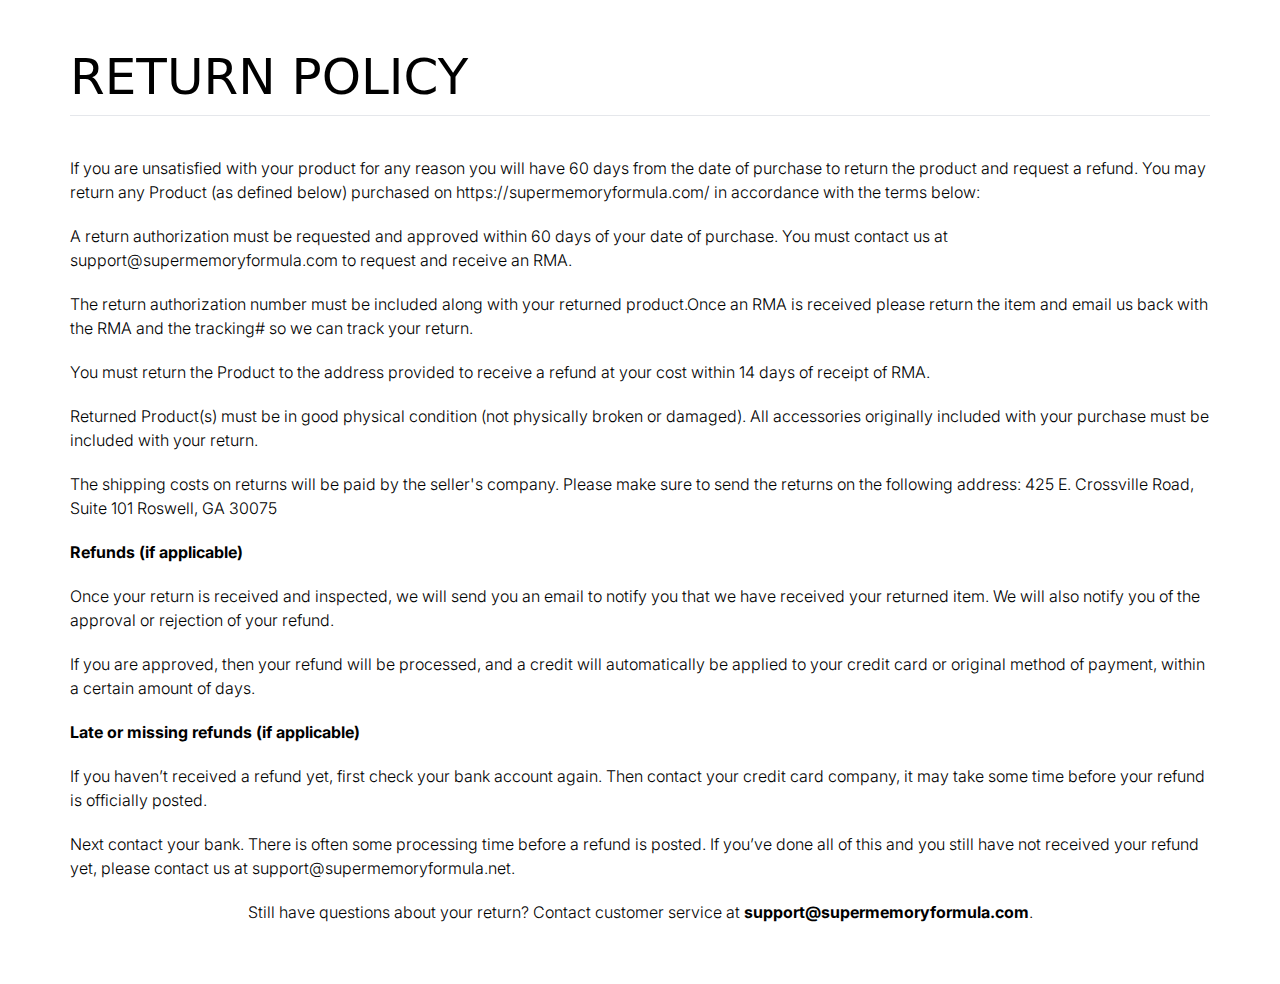
<file: public/returns.html>
<!DOCTYPE html>
<html>
	<head>
		<meta charset="UTF-8" />
		<meta name="viewport" content="width=device-width, initial-scale=1.0" />
        <!-- Meta Tags -->
        <meta property="og:type" content="Website" />
        <meta property="og:title" content="Super Memory Formula" />
        <meta property="og:image" content="" />
        <meta property="og:image:alt" content="" />
        <meta property="og:description" content="This is a website description for the search engine" />
        <meta property="og:url" content="" />
        <meta property="og:site_name" content="">
        <meta name="twitter:card" content="summary_large_image" />

		<title>Super Memory Formula</title>

		<link rel="preconnect" href="https://fonts.googleapis.com" />
		<link rel="preconnect" href="https://fonts.gstatic.com" crossorigin />
		<link href="https://fonts.googleapis.com/css2?family=Inter:wght@100;200;300;400;500;600;700;800;900&family=Merriweather:ital,wght@0,300;0,400;0,700;0,900;1,300;1,400;1,700;1,900&family=Nunito+Sans:ital,opsz,wght@0,6..12,400;0,6..12,500;0,6..12,600;0,6..12,700;0,6..12,800;0,6..12,900;0,6..12,1000;1,6..12,400;1,6..12,500;1,6..12,600;1,6..12,700;1,6..12,800;1,6..12,900;1,6..12,1000&family=Nunito:ital,wght@0,200;0,300;0,400;0,500;0,600;0,700;0,800;0,900;0,1000;1,200;1,300;1,400;1,500;1,600;1,700;1,800;1,900;1,1000&family=Open+Sans:ital,wght@0,300;0,400;0,500;0,600;0,700;0,800;1,300;1,400;1,500;1,600;1,700;1,800&family=Roboto:ital,wght@0,300;0,400;0,500;0,700;0,900;1,100;1,300;1,400;1,500;1,700;1,900&family=Work+Sans:ital,wght@0,300;0,400;0,500;0,600;0,700;0,800;0,900;1,300;1,400;1,500;1,600;1,700;1,800;1,900&display=swap" rel="stylesheet"/>
		<link href="https://fonts.googleapis.com/css2?family=Poppins:ital,wght@0,100;0,200;0,300;0,400;0,500;0,600;0,700;0,800;0,900;1,100;1,200;1,300;1,400;1,500;1,600;1,700;1,800;1,900&display=swap" rel="stylesheet">
		<link href="https://fonts.googleapis.com/css2?family=Oswald:wght@200..700&display=swap" rel="stylesheet">
		
		<link href="./assets/css/style.css?v=1.0" rel="stylesheet" />
	</head>
	<body>		
		<div class="lg:pb-[60px] lg:px-0 px-[15px] mt-[20px] md:mt-[40px]">
            <div class="md:max-w-[750px] xl:max-w-[1140px] mx-auto">
                <h2 class="text-[30px] md:text-[40px] xl:text-[50px] uppercase">Return Policy</h2>
                <hr/>
                <div class="mx-auto mt-[20px] md:mt-[40px] text-[16px] font-light font-inter flex flex-col gap-[20px]">
                    <p>If you are unsatisfied with your product for any reason you will have 60 days from the date of purchase to return the product and request a refund. You may return any Product (as defined below) purchased on https://supermemoryformula.com/ in accordance with the terms below:</p>
                    <p>A return authorization must be requested and approved within 60 days of your date of purchase. You must contact us at support@supermemoryformula.com to request and receive an RMA.</p>
                    <p>The return authorization number must be included along with your returned product.Once an RMA is received please return the item and email us back with the RMA and the tracking# so we can track your return.</p>
                    <p>You must return the Product to the address provided to receive a refund at your cost within 14 days of receipt of RMA.</p>
                    <p>Returned Product(s) must be in good physical condition (not physically broken or damaged). All accessories originally included with your purchase must be included with your return.</p>
                    <p>The shipping costs on returns will be paid by the seller's company. Please make sure to send the returns on the following address: 425 E. Crossville Road, Suite 101 Roswell, GA 30075</p>
                    <p class="font-bold">Refunds (if applicable)</p>
                    <p>Once your return is received and inspected, we will send you an email to notify you that we have received your returned item. We will also notify you of the approval or rejection of your refund.</p>
                    <p>If you are approved, then your refund will be processed, and a credit will automatically be applied to your credit card or original method of payment, within a certain amount of days.</p>
                    <p class="font-bold">Late or missing refunds (if applicable)</p>
                    <p>If you haven’t received a refund yet, first check your bank account again. Then contact your credit card company, it may take some time before your refund is officially posted.</p>
                    <p>Next contact your bank. There is often some processing time before a refund is posted. If you’ve done all of this and you still have not received your refund yet, please contact us at support@supermemoryformula.net.</p>
                    <p class="text-center">Still have questions about your return? Contact customer service at <a href="mailto:support@supermemoryformula.com" class="font-bold">support@supermemoryformula.com</a>.</p>
                </div>
            </div>
        </div>
	</body>
</html>
</file>
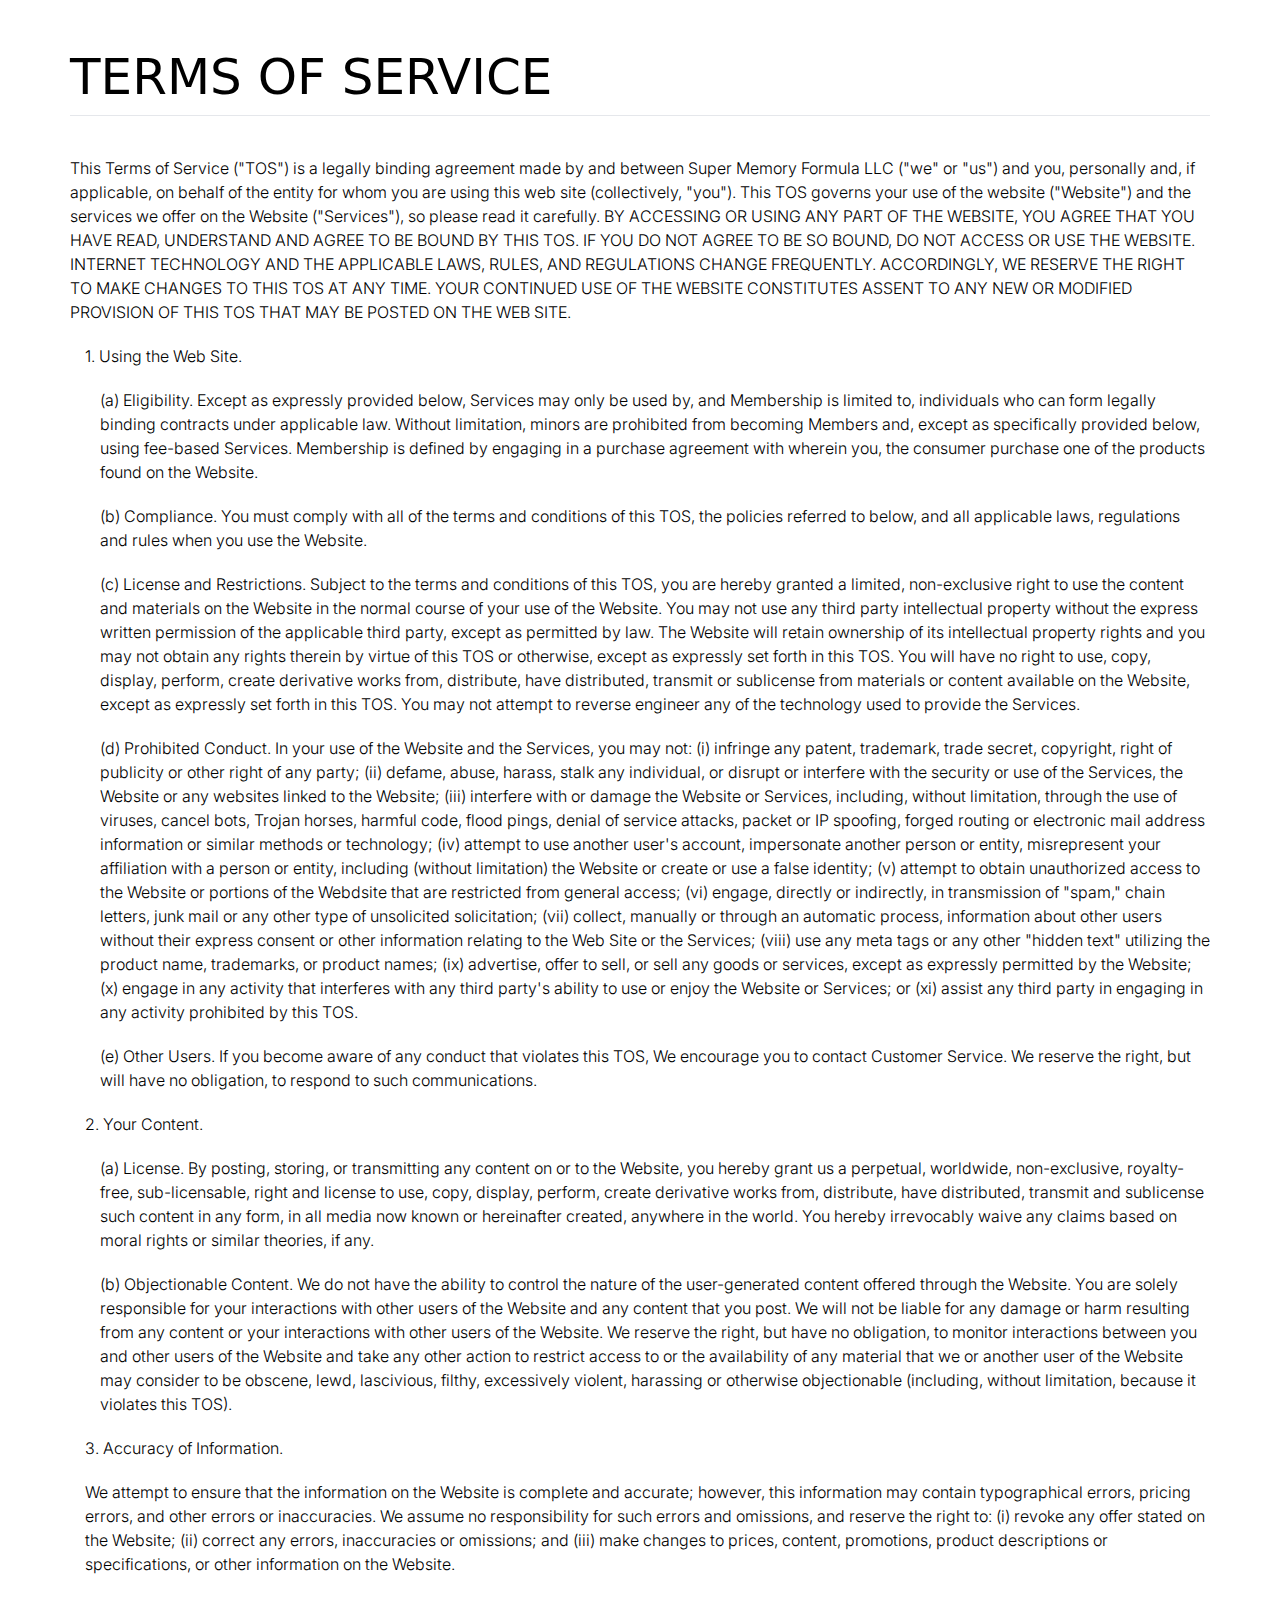
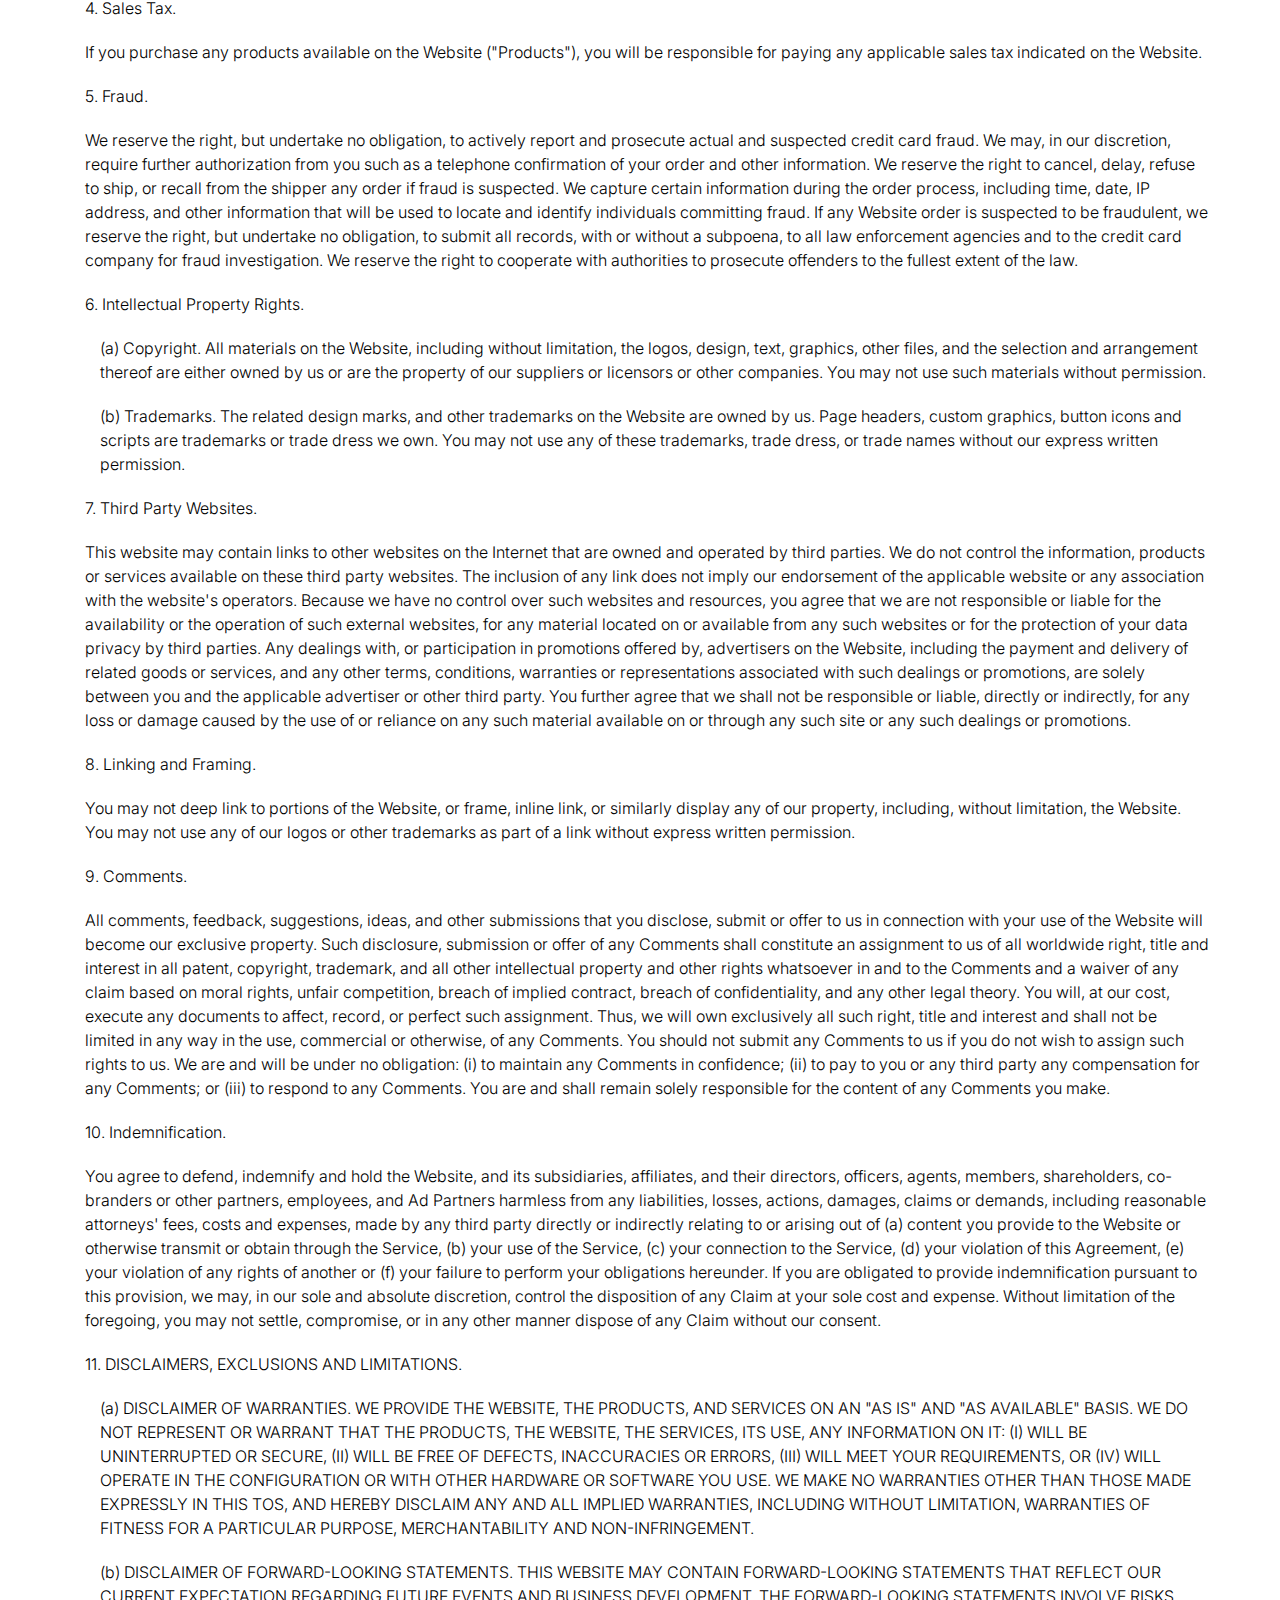
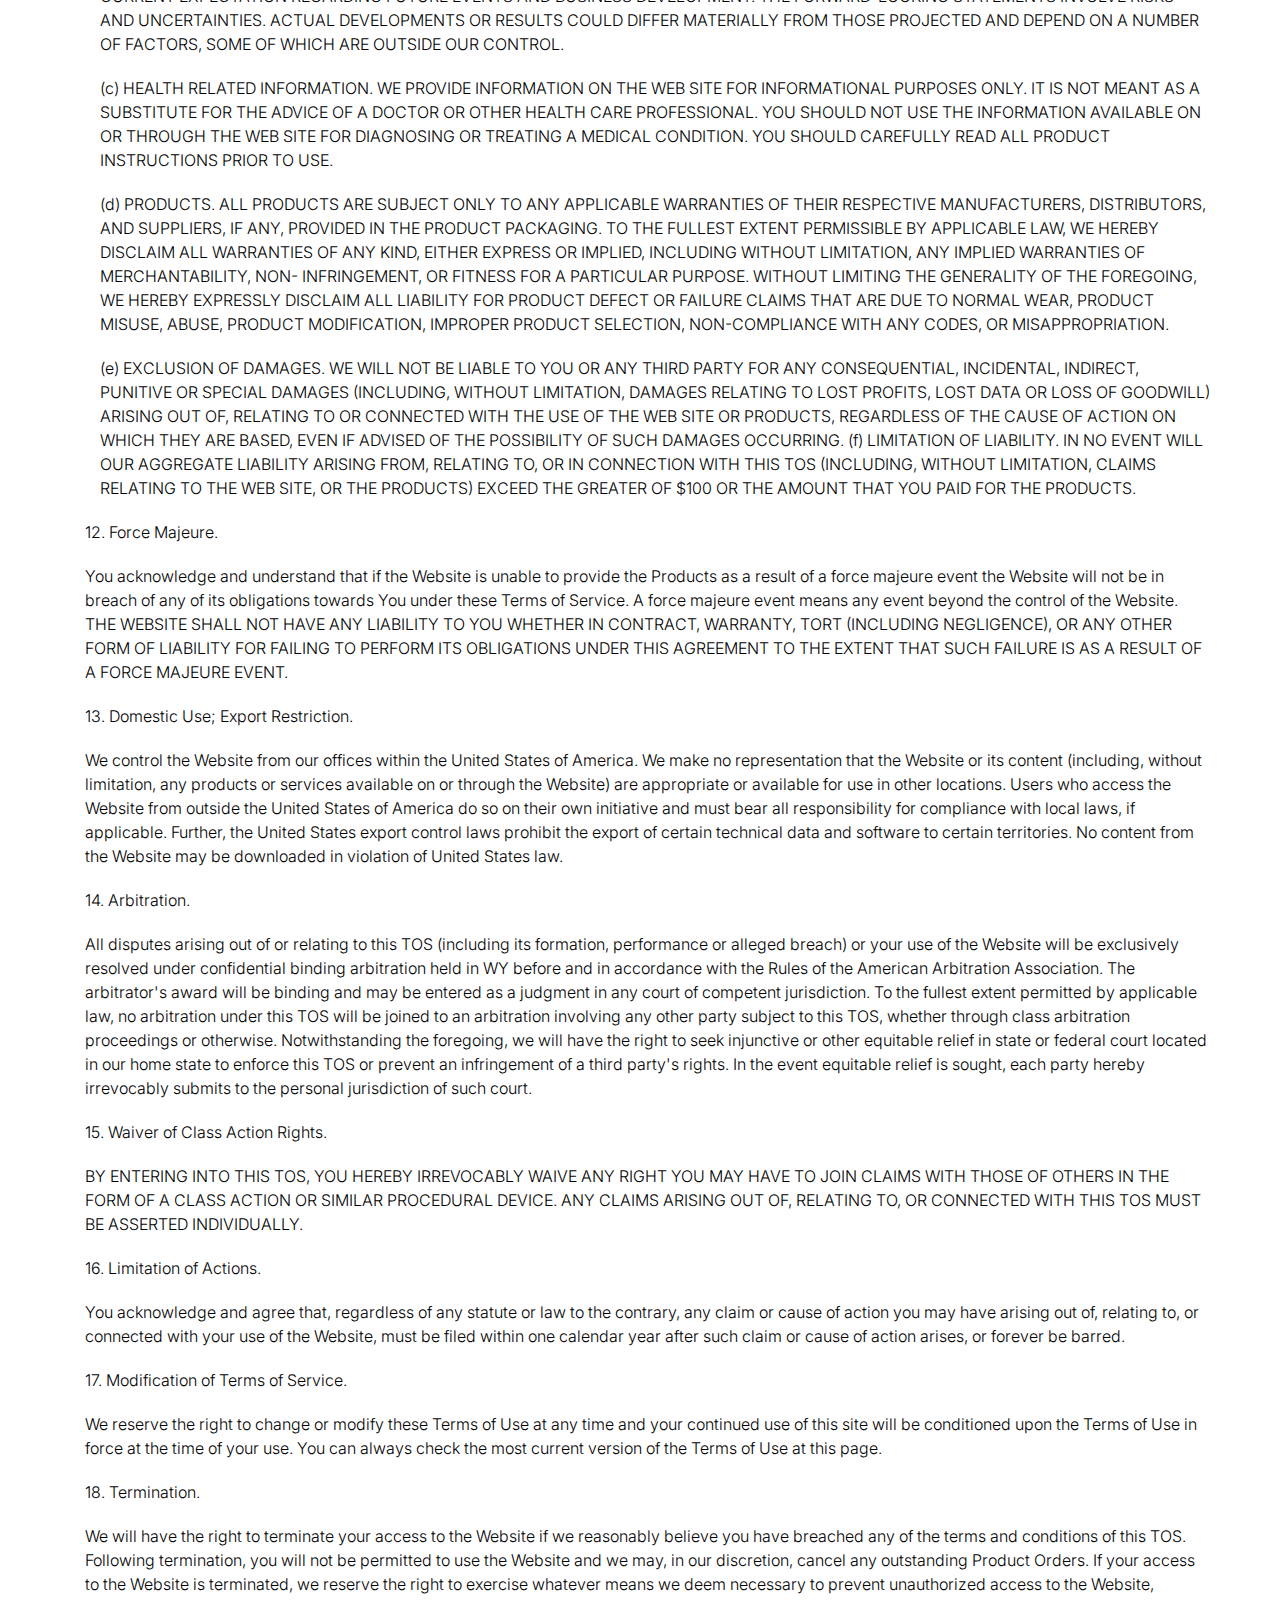
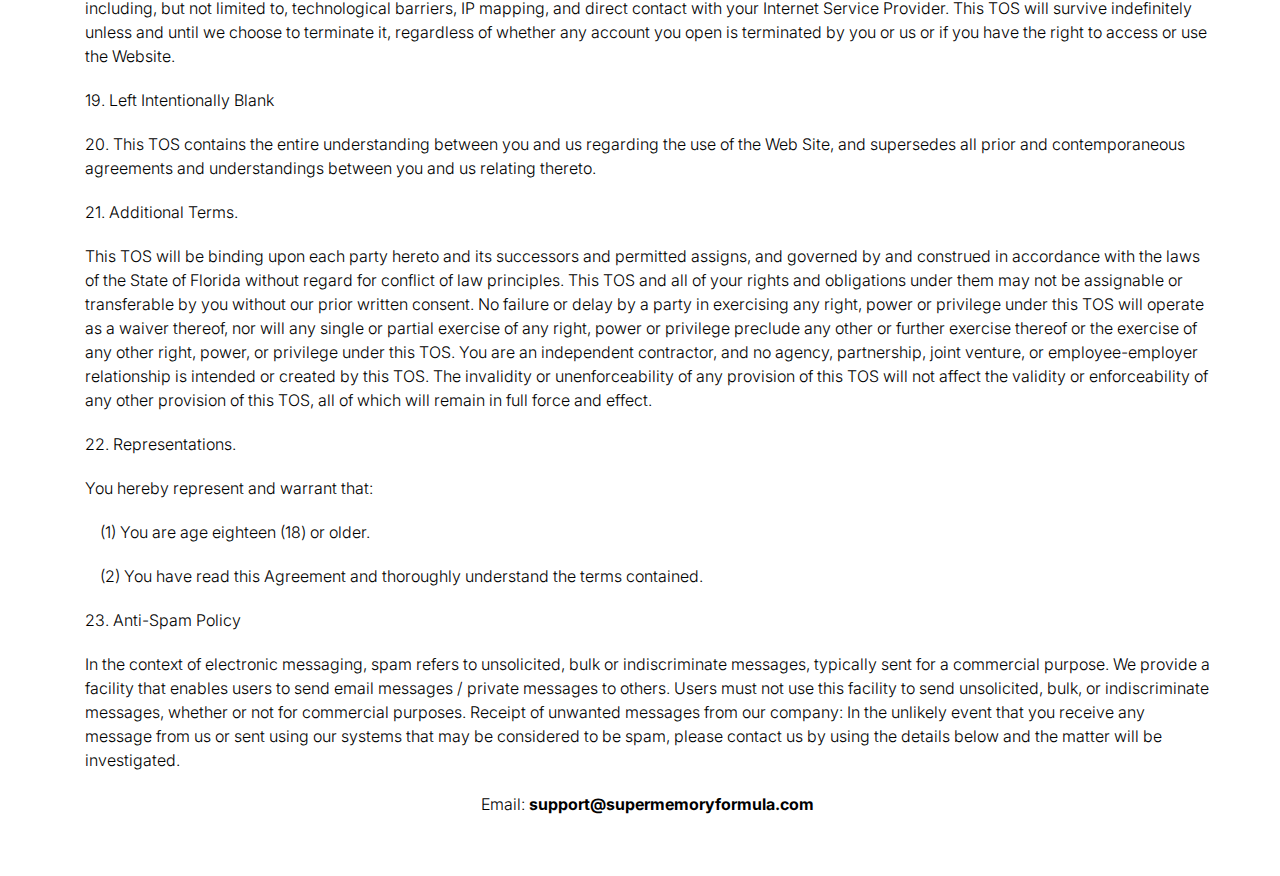
<file: public/terms.html>
<!DOCTYPE html>
<html>
	<head>
		<meta charset="UTF-8" />
		<meta name="viewport" content="width=device-width, initial-scale=1.0" />
        <!-- Meta Tags -->
        <meta property="og:type" content="Website" />
        <meta property="og:title" content="Super Memory Formula" />
        <meta property="og:image" content="" />
        <meta property="og:image:alt" content="" />
        <meta property="og:description" content="This is a website description for the search engine" />
        <meta property="og:url" content="" />
        <meta property="og:site_name" content="">
        <meta name="twitter:card" content="summary_large_image" />

		<title>Super Memory Formula</title>

		<link rel="preconnect" href="https://fonts.googleapis.com" />
		<link rel="preconnect" href="https://fonts.gstatic.com" crossorigin />
		<link href="https://fonts.googleapis.com/css2?family=Inter:wght@100;200;300;400;500;600;700;800;900&family=Merriweather:ital,wght@0,300;0,400;0,700;0,900;1,300;1,400;1,700;1,900&family=Nunito+Sans:ital,opsz,wght@0,6..12,400;0,6..12,500;0,6..12,600;0,6..12,700;0,6..12,800;0,6..12,900;0,6..12,1000;1,6..12,400;1,6..12,500;1,6..12,600;1,6..12,700;1,6..12,800;1,6..12,900;1,6..12,1000&family=Nunito:ital,wght@0,200;0,300;0,400;0,500;0,600;0,700;0,800;0,900;0,1000;1,200;1,300;1,400;1,500;1,600;1,700;1,800;1,900;1,1000&family=Open+Sans:ital,wght@0,300;0,400;0,500;0,600;0,700;0,800;1,300;1,400;1,500;1,600;1,700;1,800&family=Roboto:ital,wght@0,300;0,400;0,500;0,700;0,900;1,100;1,300;1,400;1,500;1,700;1,900&family=Work+Sans:ital,wght@0,300;0,400;0,500;0,600;0,700;0,800;0,900;1,300;1,400;1,500;1,600;1,700;1,800;1,900&display=swap" rel="stylesheet"/>
		<link href="https://fonts.googleapis.com/css2?family=Poppins:ital,wght@0,100;0,200;0,300;0,400;0,500;0,600;0,700;0,800;0,900;1,100;1,200;1,300;1,400;1,500;1,600;1,700;1,800;1,900&display=swap" rel="stylesheet">
		<link href="https://fonts.googleapis.com/css2?family=Oswald:wght@200..700&display=swap" rel="stylesheet">
		
		<link href="./assets/css/style.css?v=1.0" rel="stylesheet" />
	</head>
	<body>		
		<div class="lg:pb-[60px] lg:px-0 px-[15px] mt-[20px] md:mt-[40px]">
            <div class="md:max-w-[750px] xl:max-w-[1140px] mx-auto">
                <h2 class="text-[30px] md:text-[40px] xl:text-[50px]">TERMS OF SERVICE</h2>
                <hr/>
                <div class="mx-auto mt-[20px] md:mt-[40px] text-[16px] font-light font-inter flex flex-col gap-[20px]">
                    <p>This Terms of Service ("TOS") is a legally binding agreement made by and between Super Memory Formula LLC ("we" or "us") and you, personally and, if applicable, on behalf of the entity for whom you are using this web site (collectively, "you"). This TOS governs your use of the website ("Website") and the services we offer on the Website ("Services"), so please read it carefully. BY ACCESSING OR USING ANY PART OF THE WEBSITE, YOU AGREE THAT YOU HAVE READ, UNDERSTAND AND AGREE TO BE BOUND BY THIS TOS. IF YOU DO NOT AGREE TO BE SO BOUND, DO NOT ACCESS OR USE THE WEBSITE. INTERNET TECHNOLOGY AND THE APPLICABLE LAWS, RULES, AND REGULATIONS CHANGE FREQUENTLY. ACCORDINGLY, WE RESERVE THE RIGHT TO MAKE CHANGES TO THIS TOS AT ANY TIME. YOUR CONTINUED USE OF THE WEBSITE CONSTITUTES ASSENT TO ANY NEW OR MODIFIED PROVISION OF THIS TOS THAT MAY BE POSTED ON THE WEB SITE.</p>
                    <div class="pl-[15px] flex flex-col gap-[20px]">
                        <p>1. Using the Web Site.</p>
                        <div class="pl-[15px] flex flex-col gap-[20px]">
                            <p>(a) Eligibility. Except as expressly provided below, Services may only be used by, and Membership is limited to, individuals who can form legally binding contracts under applicable law. Without limitation, minors are prohibited from becoming Members and, except as specifically provided below, using fee-based Services. Membership is defined by engaging in a purchase agreement with wherein you, the consumer purchase one of the products found on the Website.</p>
                            <p>(b) Compliance. You must comply with all of the terms and conditions of this TOS, the policies referred to below, and all applicable laws, regulations and rules when you use the Website.</p>
                            <p>(c) License and Restrictions. Subject to the terms and conditions of this TOS, you are hereby granted a limited, non-exclusive right to use the content and materials on the Website in the normal course of your use of the Website. You may not use any third party intellectual property without the express written permission of the applicable third party, except as permitted by law. The Website will retain ownership of its intellectual property rights and you may not obtain any rights therein by virtue of this TOS or otherwise, except as expressly set forth in this TOS. You will have no right to use, copy, display, perform, create derivative works from, distribute, have distributed, transmit or sublicense from materials or content available on the Website, except as expressly set forth in this TOS. You may not attempt to reverse engineer any of the technology used to provide the Services.</p>
                            <p>(d) Prohibited Conduct. In your use of the Website and the Services, you may not: (i) infringe any patent, trademark, trade secret, copyright, right of publicity or other right of any party; (ii) defame, abuse, harass, stalk any individual, or disrupt or interfere with the security or use of the Services, the Website or any websites linked to the Website; (iii) interfere with or damage the Website or Services, including, without limitation, through the use of viruses, cancel bots, Trojan horses, harmful code, flood pings, denial of service attacks, packet or IP spoofing, forged routing or electronic mail address information or similar methods or technology; (iv) attempt to use another user's account, impersonate another person or entity, misrepresent your affiliation with a person or entity, including (without limitation) the Website or create or use a false identity; (v) attempt to obtain unauthorized access to the Website or portions of the Webdsite that are restricted from general access; (vi) engage, directly or indirectly, in transmission of "spam," chain letters, junk mail or any other type of unsolicited solicitation; (vii) collect, manually or through an automatic process, information about other users without their express consent or other information relating to the Web Site or the Services; (viii) use any meta tags or any other "hidden text" utilizing the product name, trademarks, or product names; (ix) advertise, offer to sell, or sell any goods or services, except as expressly permitted by the Website; (x) engage in any activity that interferes with any third party's ability to use or enjoy the Website or Services; or (xi) assist any third party in engaging in any activity prohibited by this TOS.</p>
                            <p>(e) Other Users. If you become aware of any conduct that violates this TOS, We encourage you to contact Customer Service. We reserve the right, but will have no obligation, to respond to such communications.</p>
                        </div>
                        <p>2. Your Content.</p>
                        <div class="pl-[15px] flex flex-col gap-[20px]">
                            <p>(a) License. By posting, storing, or transmitting any content on or to the Website, you hereby grant us a perpetual, worldwide, non-exclusive, royalty-free, sub-licensable, right and license to use, copy, display, perform, create derivative works from, distribute, have distributed, transmit and sublicense such content in any form, in all media now known or hereinafter created, anywhere in the world. You hereby irrevocably waive any claims based on moral rights or similar theories, if any.</p>
                            <p>(b) Objectionable Content. We do not have the ability to control the nature of the user-generated content offered through the Website. You are solely responsible for your interactions with other users of the Website and any content that you post. We will not be liable for any damage or harm resulting from any content or your interactions with other users of the Website. We reserve the right, but have no obligation, to monitor interactions between you and other users of the Website and take any other action to restrict access to or the availability of any material that we or another user of the Website may consider to be obscene, lewd, lascivious, filthy, excessively violent, harassing or otherwise objectionable (including, without limitation, because it violates this TOS).</p>
                        </div>
                        <p>3. Accuracy of Information.</p>
                        <p>We attempt to ensure that the information on the Website is complete and accurate; however, this information may contain typographical errors, pricing errors, and other errors or inaccuracies. We assume no responsibility for such errors and omissions, and reserve the right to: (i) revoke any offer stated on the Website; (ii) correct any errors, inaccuracies or omissions; and (iii) make changes to prices, content, promotions, product descriptions or specifications, or other information on the Website.</p>
                        <p>4. Sales Tax.</p>
                        <p>If you purchase any products available on the Website ("Products"), you will be responsible for paying any applicable sales tax indicated on the Website.</p>
                        <p>5. Fraud.</p>
                        <p>We reserve the right, but undertake no obligation, to actively report and prosecute actual and suspected credit card fraud. We may, in our discretion, require further authorization from you such as a telephone confirmation of your order and other information. We reserve the right to cancel, delay, refuse to ship, or recall from the shipper any order if fraud is suspected. We capture certain information during the order process, including time, date, IP address, and other information that will be used to locate and identify individuals committing fraud. If any Website order is suspected to be fraudulent, we reserve the right, but undertake no obligation, to submit all records, with or without a subpoena, to all law enforcement agencies and to the credit card company for fraud investigation. We reserve the right to cooperate with authorities to prosecute offenders to the fullest extent of the law.</p>
                        <p>6. Intellectual Property Rights.</p>
                        <div class="pl-[15px] flex flex-col gap-[20px]">
                            <p>(a) Copyright. All materials on the Website, including without limitation, the logos, design, text, graphics, other files, and the selection and arrangement thereof are either owned by us or are the property of our suppliers or licensors or other companies. You may not use such materials without permission.</p>
                            <p>(b) Trademarks. The related design marks, and other trademarks on the Website are owned by us. Page headers, custom graphics, button icons and scripts are trademarks or trade dress we own. You may not use any of these trademarks, trade dress, or trade names without our express written permission.</p>
                        </div>
                        <p>7. Third Party Websites.</p>
                        <p>This website may contain links to other websites on the Internet that are owned and operated by third parties. We do not control the information, products or services available on these third party websites. The inclusion of any link does not imply our endorsement of the applicable website or any association with the website's operators. Because we have no control over such websites and resources, you agree that we are not responsible or liable for the availability or the operation of such external websites, for any material located on or available from any such websites or for the protection of your data privacy by third parties. Any dealings with, or participation in promotions offered by, advertisers on the Website, including the payment and delivery of related goods or services, and any other terms, conditions, warranties or representations associated with such dealings or promotions, are solely between you and the applicable advertiser or other third party. You further agree that we shall not be responsible or liable, directly or indirectly, for any loss or damage caused by the use of or reliance on any such material available on or through any such site or any such dealings or promotions.</p>
                        <p>8. Linking and Framing.</p>
                        <p>You may not deep link to portions of the Website, or frame, inline link, or similarly display any of our property, including, without limitation, the Website. You may not use any of our logos or other trademarks as part of a link without express written permission.</p>
                        <p>9. Comments.</p>
                        <p>All comments, feedback, suggestions, ideas, and other submissions that you disclose, submit or offer to us in connection with your use of the Website will become our exclusive property. Such disclosure, submission or offer of any Comments shall constitute an assignment to us of all worldwide right, title and interest in all patent, copyright, trademark, and all other intellectual property and other rights whatsoever in and to the Comments and a waiver of any claim based on moral rights, unfair competition, breach of implied contract, breach of confidentiality, and any other legal theory. You will, at our cost, execute any documents to affect, record, or perfect such assignment. Thus, we will own exclusively all such right, title and interest and shall not be limited in any way in the use, commercial or otherwise, of any Comments. You should not submit any Comments to us if you do not wish to assign such rights to us. We are and will be under no obligation: (i) to maintain any Comments in confidence; (ii) to pay to you or any third party any compensation for any Comments; or (iii) to respond to any Comments. You are and shall remain solely responsible for the content of any Comments you make.</p>
                        <p>10. Indemnification.</p>
                        <p>You agree to defend, indemnify and hold the Website, and its subsidiaries, affiliates, and their directors, officers, agents, members, shareholders, co-branders or other partners, employees, and Ad Partners harmless from any liabilities, losses, actions, damages, claims or demands, including reasonable attorneys' fees, costs and expenses, made by any third party directly or indirectly relating to or arising out of (a) content you provide to the Website or otherwise transmit or obtain through the Service, (b) your use of the Service, (c) your connection to the Service, (d) your violation of this Agreement, (e) your violation of any rights of another or (f) your failure to perform your obligations hereunder. If you are obligated to provide indemnification pursuant to this provision, we may, in our sole and absolute discretion, control the disposition of any Claim at your sole cost and expense. Without limitation of the foregoing, you may not settle, compromise, or in any other manner dispose of any Claim without our consent.</p>
                        <p>11. DISCLAIMERS, EXCLUSIONS AND LIMITATIONS.</p>
                        <div class="pl-[15px] flex flex-col gap-[20px]">
                            <p>(a) DISCLAIMER OF WARRANTIES. WE PROVIDE THE WEBSITE, THE PRODUCTS, AND SERVICES ON AN "AS IS" AND "AS AVAILABLE" BASIS. WE DO NOT REPRESENT OR WARRANT THAT THE PRODUCTS, THE WEBSITE, THE SERVICES, ITS USE, ANY INFORMATION ON IT: (I) WILL BE UNINTERRUPTED OR SECURE, (II) WILL BE FREE OF DEFECTS, INACCURACIES OR ERRORS, (III) WILL MEET YOUR REQUIREMENTS, OR (IV) WILL OPERATE IN THE CONFIGURATION OR WITH OTHER HARDWARE OR SOFTWARE YOU USE. WE MAKE NO WARRANTIES OTHER THAN THOSE MADE EXPRESSLY IN THIS TOS, AND HEREBY DISCLAIM ANY AND ALL IMPLIED WARRANTIES, INCLUDING WITHOUT LIMITATION, WARRANTIES OF FITNESS FOR A PARTICULAR PURPOSE, MERCHANTABILITY AND NON-INFRINGEMENT.</p>
                            <p>(b) DISCLAIMER OF FORWARD-LOOKING STATEMENTS. THIS WEBSITE MAY CONTAIN FORWARD-LOOKING STATEMENTS THAT REFLECT OUR CURRENT EXPECTATION REGARDING FUTURE EVENTS AND BUSINESS DEVELOPMENT. THE FORWARD-LOOKING STATEMENTS INVOLVE RISKS AND UNCERTAINTIES. ACTUAL DEVELOPMENTS OR RESULTS COULD DIFFER MATERIALLY FROM THOSE PROJECTED AND DEPEND ON A NUMBER OF FACTORS, SOME OF WHICH ARE OUTSIDE OUR CONTROL.</p>
                            <p>(c) HEALTH RELATED INFORMATION. WE PROVIDE INFORMATION ON THE WEB SITE FOR INFORMATIONAL PURPOSES ONLY. IT IS NOT MEANT AS A SUBSTITUTE FOR THE ADVICE OF A DOCTOR OR OTHER HEALTH CARE PROFESSIONAL. YOU SHOULD NOT USE THE INFORMATION AVAILABLE ON OR THROUGH THE WEB SITE FOR DIAGNOSING OR TREATING A MEDICAL CONDITION. YOU SHOULD CAREFULLY READ ALL PRODUCT INSTRUCTIONS PRIOR TO USE.</p>
                            <p>(d) PRODUCTS. ALL PRODUCTS ARE SUBJECT ONLY TO ANY APPLICABLE WARRANTIES OF THEIR RESPECTIVE MANUFACTURERS, DISTRIBUTORS, AND SUPPLIERS, IF ANY, PROVIDED IN THE PRODUCT PACKAGING. TO THE FULLEST EXTENT PERMISSIBLE BY APPLICABLE LAW, WE HEREBY DISCLAIM ALL WARRANTIES OF ANY KIND, EITHER EXPRESS OR IMPLIED, INCLUDING WITHOUT LIMITATION, ANY IMPLIED WARRANTIES OF MERCHANTABILITY, NON- INFRINGEMENT, OR FITNESS FOR A PARTICULAR PURPOSE. WITHOUT LIMITING THE GENERALITY OF THE FOREGOING, WE HEREBY EXPRESSLY DISCLAIM ALL LIABILITY FOR PRODUCT DEFECT OR FAILURE CLAIMS THAT ARE DUE TO NORMAL WEAR, PRODUCT MISUSE, ABUSE, PRODUCT MODIFICATION, IMPROPER PRODUCT SELECTION, NON-COMPLIANCE WITH ANY CODES, OR MISAPPROPRIATION.</p>
                            <p>(e) EXCLUSION OF DAMAGES. WE WILL NOT BE LIABLE TO YOU OR ANY THIRD PARTY FOR ANY CONSEQUENTIAL, INCIDENTAL, INDIRECT, PUNITIVE OR SPECIAL DAMAGES (INCLUDING, WITHOUT LIMITATION, DAMAGES RELATING TO LOST PROFITS, LOST DATA OR LOSS OF GOODWILL) ARISING OUT OF, RELATING TO OR CONNECTED WITH THE USE OF THE WEB SITE OR PRODUCTS, REGARDLESS OF THE CAUSE OF ACTION ON WHICH THEY ARE BASED, EVEN IF ADVISED OF THE POSSIBILITY OF SUCH DAMAGES OCCURRING. (f) LIMITATION OF LIABILITY. IN NO EVENT WILL OUR AGGREGATE LIABILITY ARISING FROM, RELATING TO, OR IN CONNECTION WITH THIS TOS (INCLUDING, WITHOUT LIMITATION, CLAIMS RELATING TO THE WEB SITE, OR THE PRODUCTS) EXCEED THE GREATER OF $100 OR THE AMOUNT THAT YOU PAID FOR THE PRODUCTS.</p>
                        </div>                        
                        <p>12. Force Majeure.</p>
                        <p>You acknowledge and understand that if the Website is unable to provide the Products as a result of a force majeure event the Website will not be in breach of any of its obligations towards You under these Terms of Service. A force majeure event means any event beyond the control of the Website. THE WEBSITE SHALL NOT HAVE ANY LIABILITY TO YOU WHETHER IN CONTRACT, WARRANTY, TORT (INCLUDING NEGLIGENCE), OR ANY OTHER FORM OF LIABILITY FOR FAILING TO PERFORM ITS OBLIGATIONS UNDER THIS AGREEMENT TO THE EXTENT THAT SUCH FAILURE IS AS A RESULT OF A FORCE MAJEURE EVENT.</p>
                        <p>13. Domestic Use; Export Restriction.</p>
                        <p>We control the Website from our offices within the United States of America. We make no representation that the Website or its content (including, without limitation, any products or services available on or through the Website) are appropriate or available for use in other locations. Users who access the Website from outside the United States of America do so on their own initiative and must bear all responsibility for compliance with local laws, if applicable. Further, the United States export control laws prohibit the export of certain technical data and software to certain territories. No content from the Website may be downloaded in violation of United States law.</p>
                        <p>14. Arbitration.</p>
                        <p>All disputes arising out of or relating to this TOS (including its formation, performance or alleged breach) or your use of the Website will be exclusively resolved under confidential binding arbitration held in WY before and in accordance with the Rules of the American Arbitration Association. The arbitrator's award will be binding and may be entered as a judgment in any court of competent jurisdiction. To the fullest extent permitted by applicable law, no arbitration under this TOS will be joined to an arbitration involving any other party subject to this TOS, whether through class arbitration proceedings or otherwise. Notwithstanding the foregoing, we will have the right to seek injunctive or other equitable relief in state or federal court located in our home state to enforce this TOS or prevent an infringement of a third party's rights. In the event equitable relief is sought, each party hereby irrevocably submits to the personal jurisdiction of such court.</p>
                        <p>15. Waiver of Class Action Rights.</p>
                        <p>BY ENTERING INTO THIS TOS, YOU HEREBY IRREVOCABLY WAIVE ANY RIGHT YOU MAY HAVE TO JOIN CLAIMS WITH THOSE OF OTHERS IN THE FORM OF A CLASS ACTION OR SIMILAR PROCEDURAL DEVICE. ANY CLAIMS ARISING OUT OF, RELATING TO, OR CONNECTED WITH THIS TOS MUST BE ASSERTED INDIVIDUALLY.</p>
                        <p>16. Limitation of Actions.</p>
                        <p>You acknowledge and agree that, regardless of any statute or law to the contrary, any claim or cause of action you may have arising out of, relating to, or connected with your use of the Website, must be filed within one calendar year after such claim or cause of action arises, or forever be barred.</p>
                        <p>17. Modification of Terms of Service.</p>
                        <p>We reserve the right to change or modify these Terms of Use at any time and your continued use of this site will be conditioned upon the Terms of Use in force at the time of your use. You can always check the most current version of the Terms of Use at this page.</p>
                        <p>18. Termination.</p>
                        <p>We will have the right to terminate your access to the Website if we reasonably believe you have breached any of the terms and conditions of this TOS. Following termination, you will not be permitted to use the Website and we may, in our discretion, cancel any outstanding Product Orders. If your access to the Website is terminated, we reserve the right to exercise whatever means we deem necessary to prevent unauthorized access to the Website, including, but not limited to, technological barriers, IP mapping, and direct contact with your Internet Service Provider. This TOS will survive indefinitely unless and until we choose to terminate it, regardless of whether any account you open is terminated by you or us or if you have the right to access or use the Website.</p>
                        <p>19. Left Intentionally Blank</p>
                        <p>20. This TOS contains the entire understanding between you and us regarding the use of the Web Site, and supersedes all prior and contemporaneous agreements and understandings between you and us relating thereto.</p>
                        <p>21. Additional Terms.</p>
                        <p>This TOS will be binding upon each party hereto and its successors and permitted assigns, and governed by and construed in accordance with the laws of the State of Florida without regard for conflict of law principles. This TOS and all of your rights and obligations under them may not be assignable or transferable by you without our prior written consent. No failure or delay by a party in exercising any right, power or privilege under this TOS will operate as a waiver thereof, nor will any single or partial exercise of any right, power or privilege preclude any other or further exercise thereof or the exercise of any other right, power, or privilege under this TOS. You are an independent contractor, and no agency, partnership, joint venture, or employee-employer relationship is intended or created by this TOS. The invalidity or unenforceability of any provision of this TOS will not affect the validity or enforceability of any other provision of this TOS, all of which will remain in full force and effect.</p>
                        <p>22. Representations.</p>
                        <p>You hereby represent and warrant that:</p>
                        <div class="pl-[15px] flex flex-col gap-[20px]">
                            <p>(1) You are age eighteen (18) or older.</p>
                            <p>(2) You have read this Agreement and thoroughly understand the terms contained.</p>
                        </div>
                        <p>23. Anti-Spam Policy</p>
                        <p>In the context of electronic messaging, spam refers to unsolicited, bulk or indiscriminate messages, typically sent for a commercial purpose. We provide a facility that enables users to send email messages / private messages to others. Users must not use this facility to send unsolicited, bulk, or indiscriminate messages, whether or not for commercial purposes. Receipt of unwanted messages from our company: In the unlikely event that you receive any message from us or sent using our systems that may be considered to be spam, please contact us by using the details below and the matter will be investigated.</p>
                        <p class="text-center">Email: <a class="font-bold" href="mailto:support@supermemoryformula.com">support@supermemoryformula.com</a></p>
                    </div>
                </div>
            </div>
        </div>
	</body>
</html>
</file>
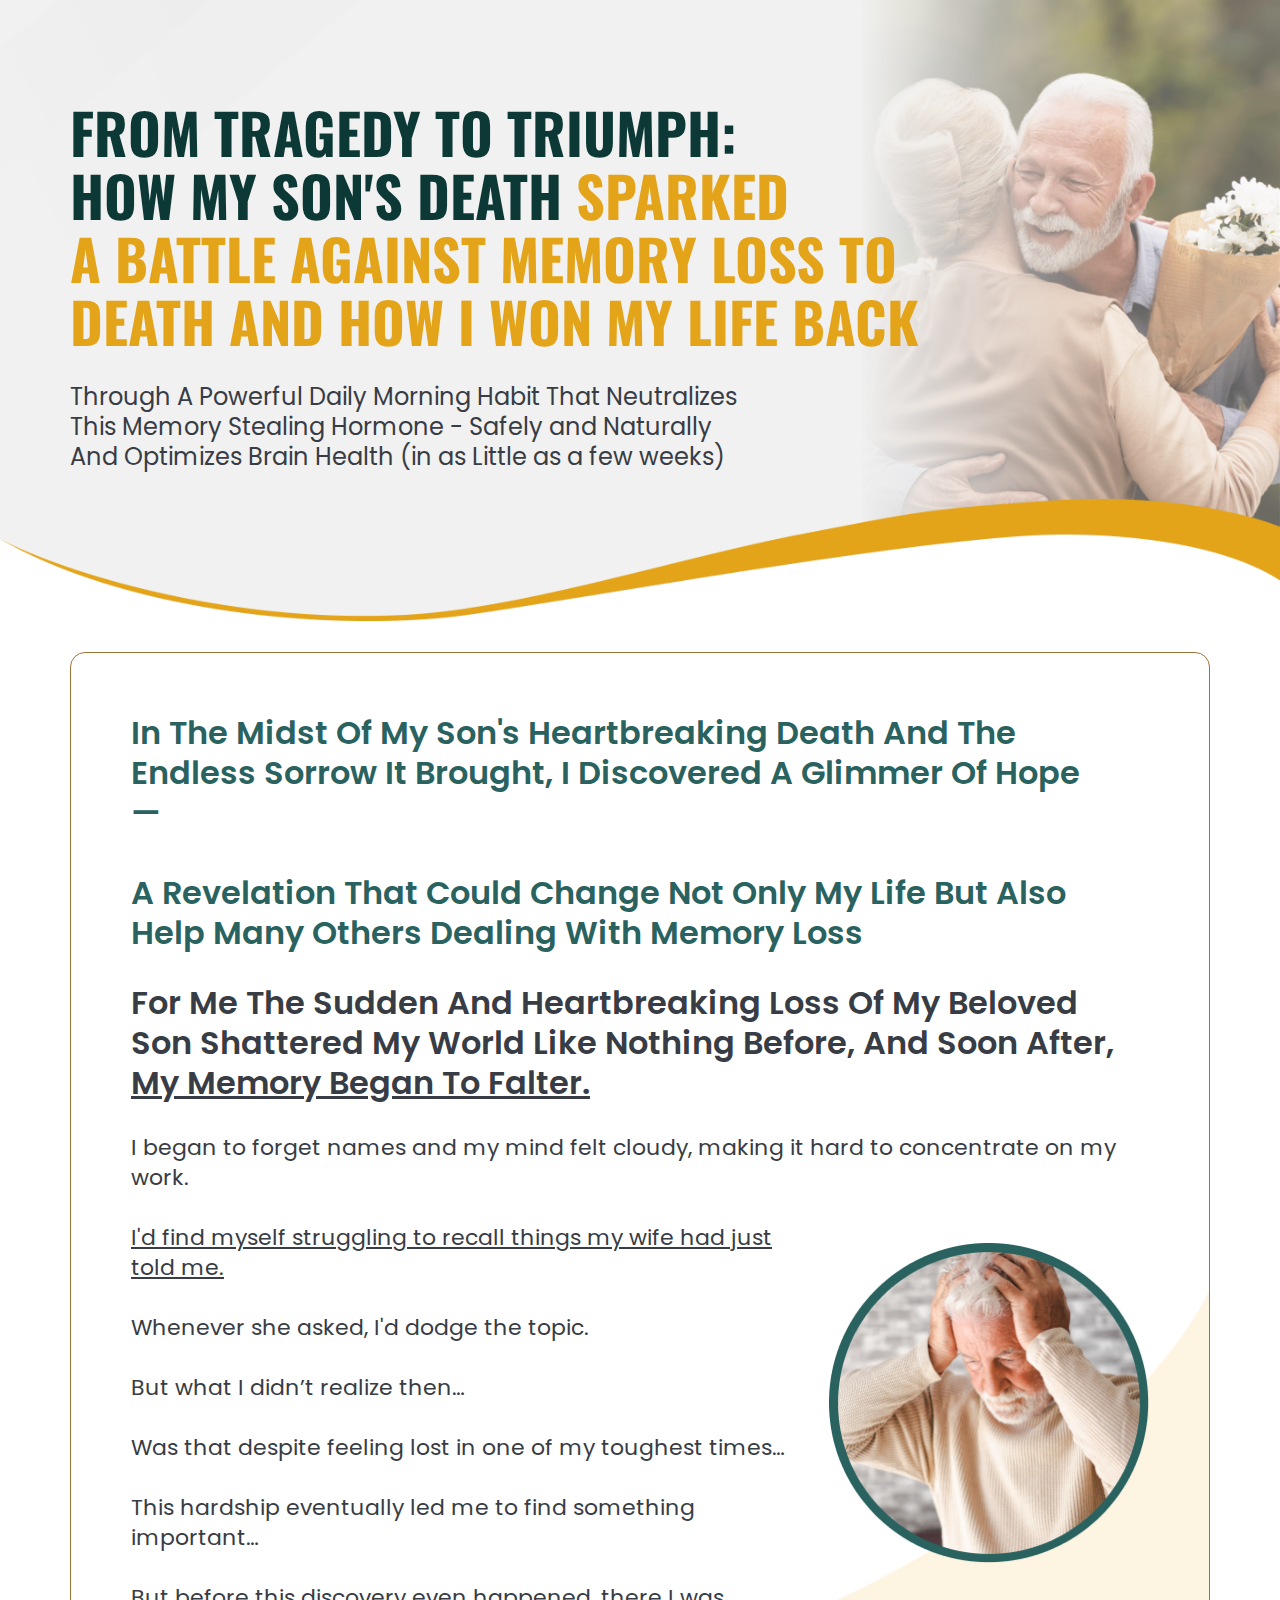
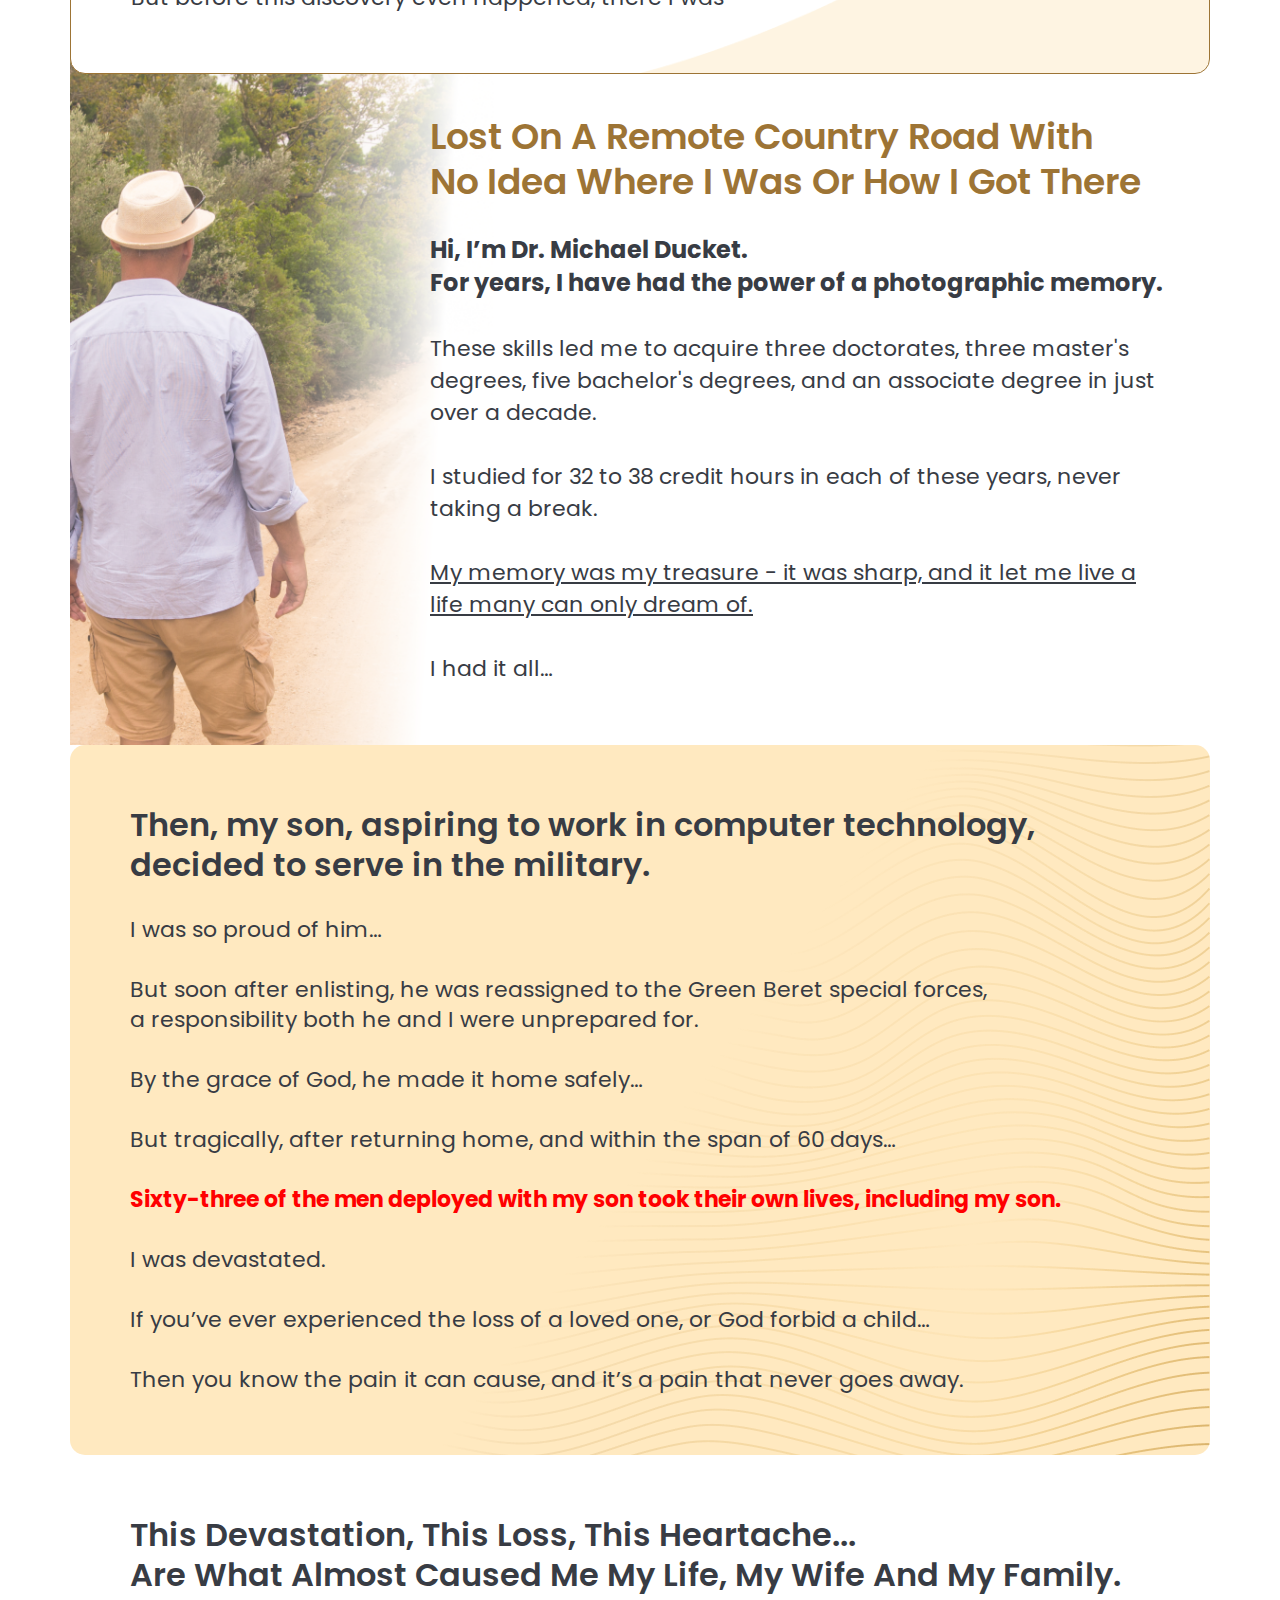
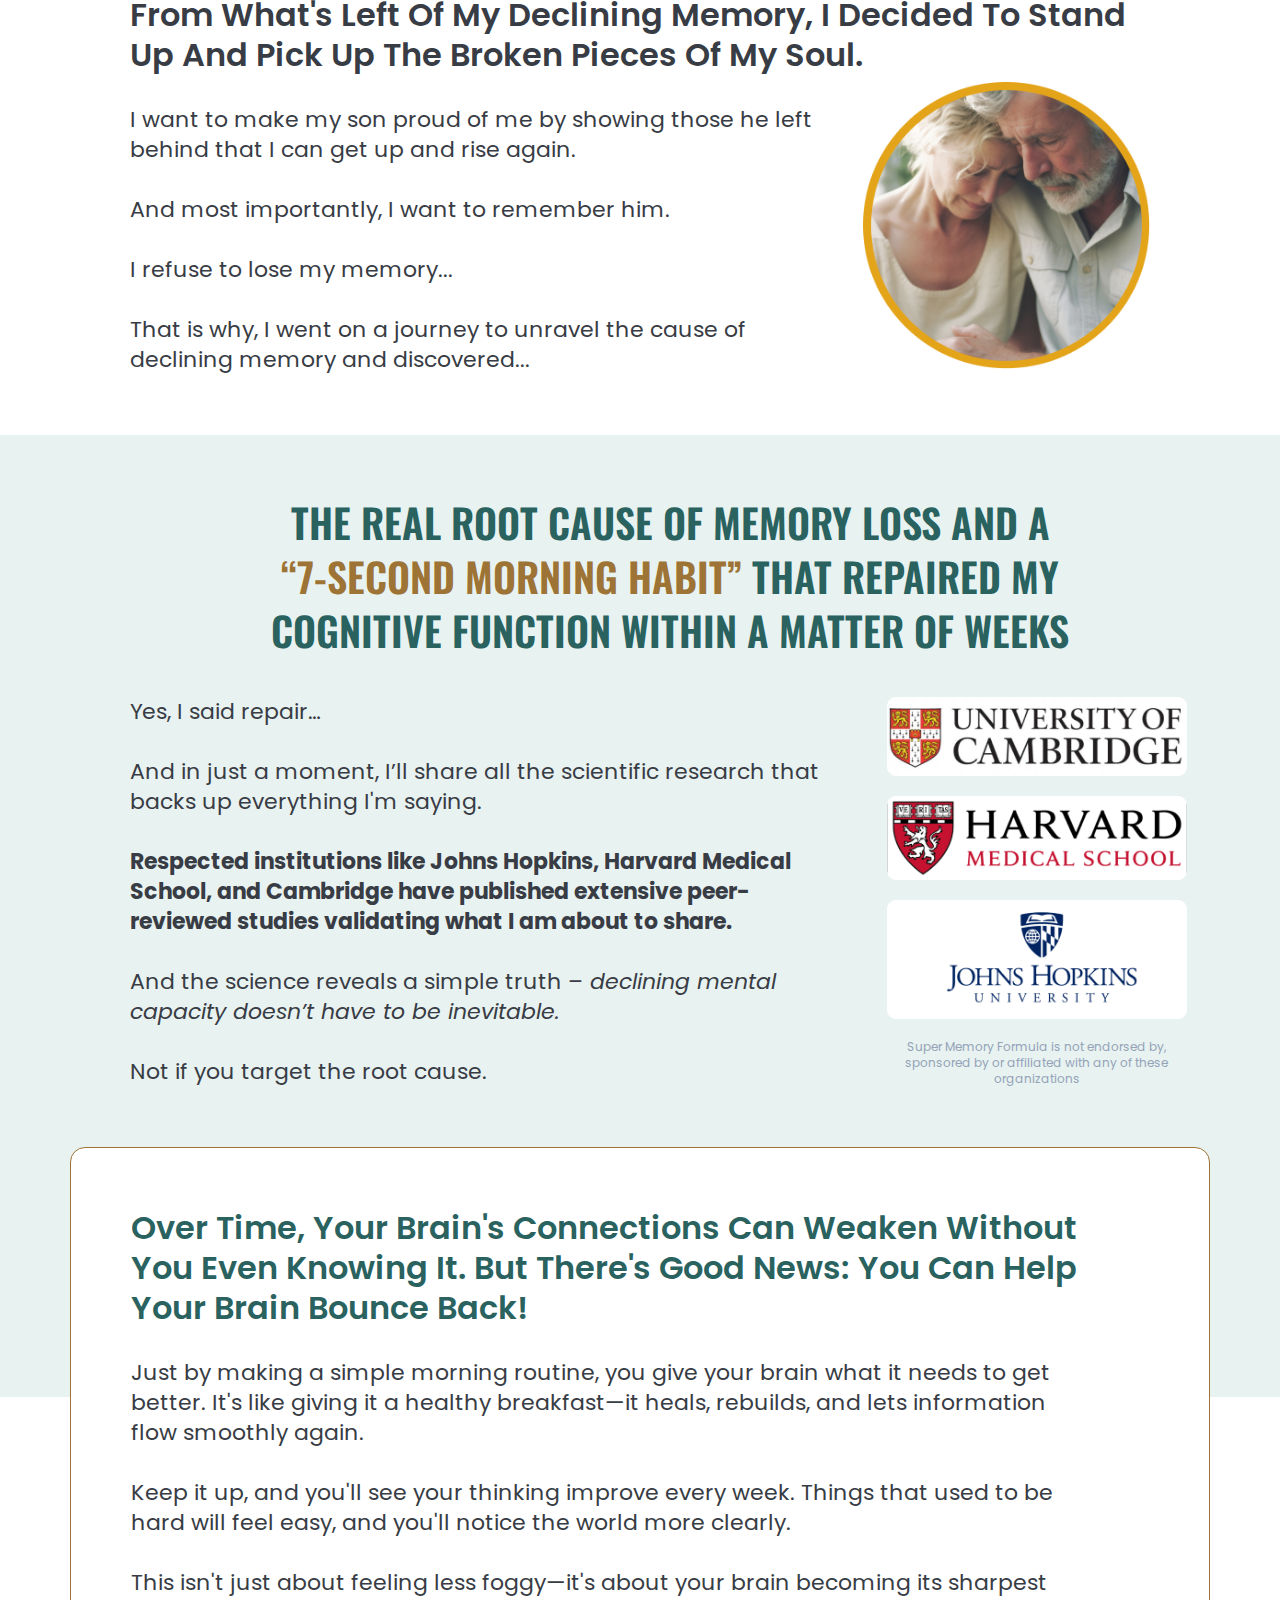
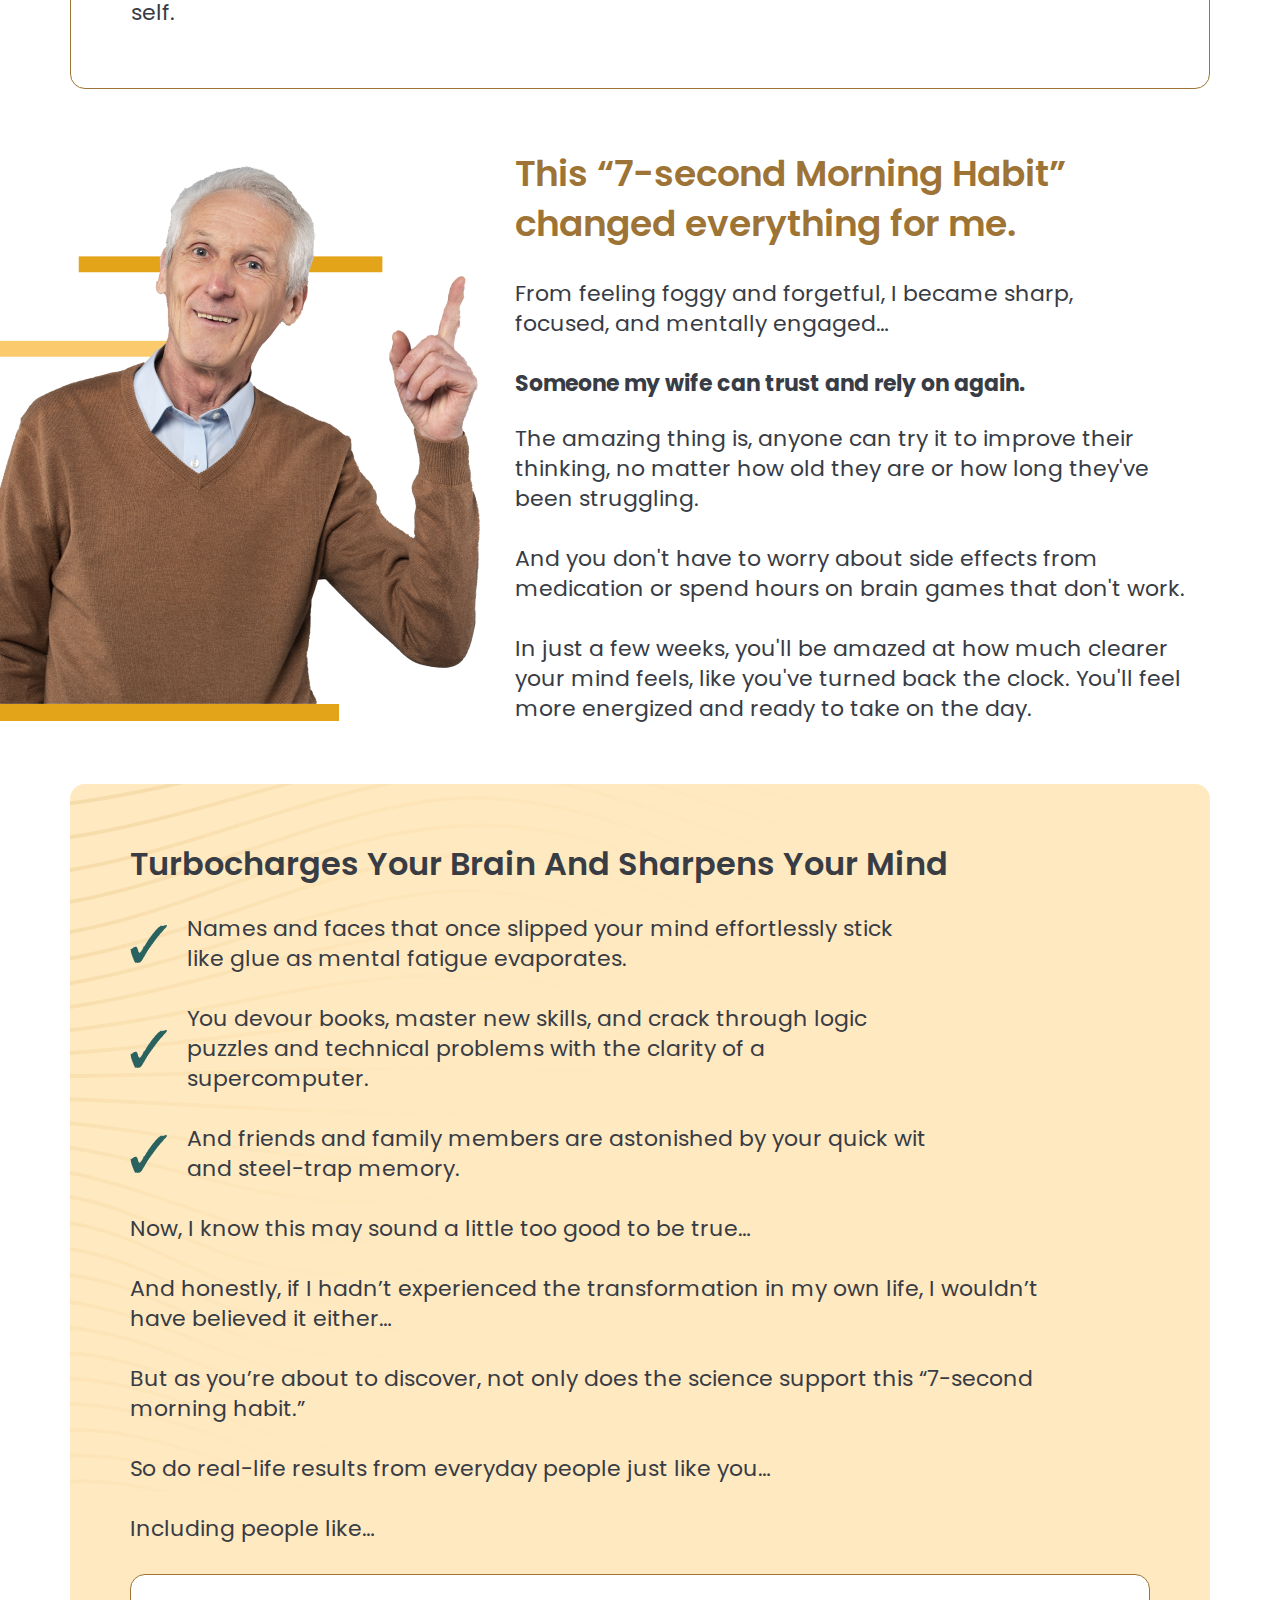
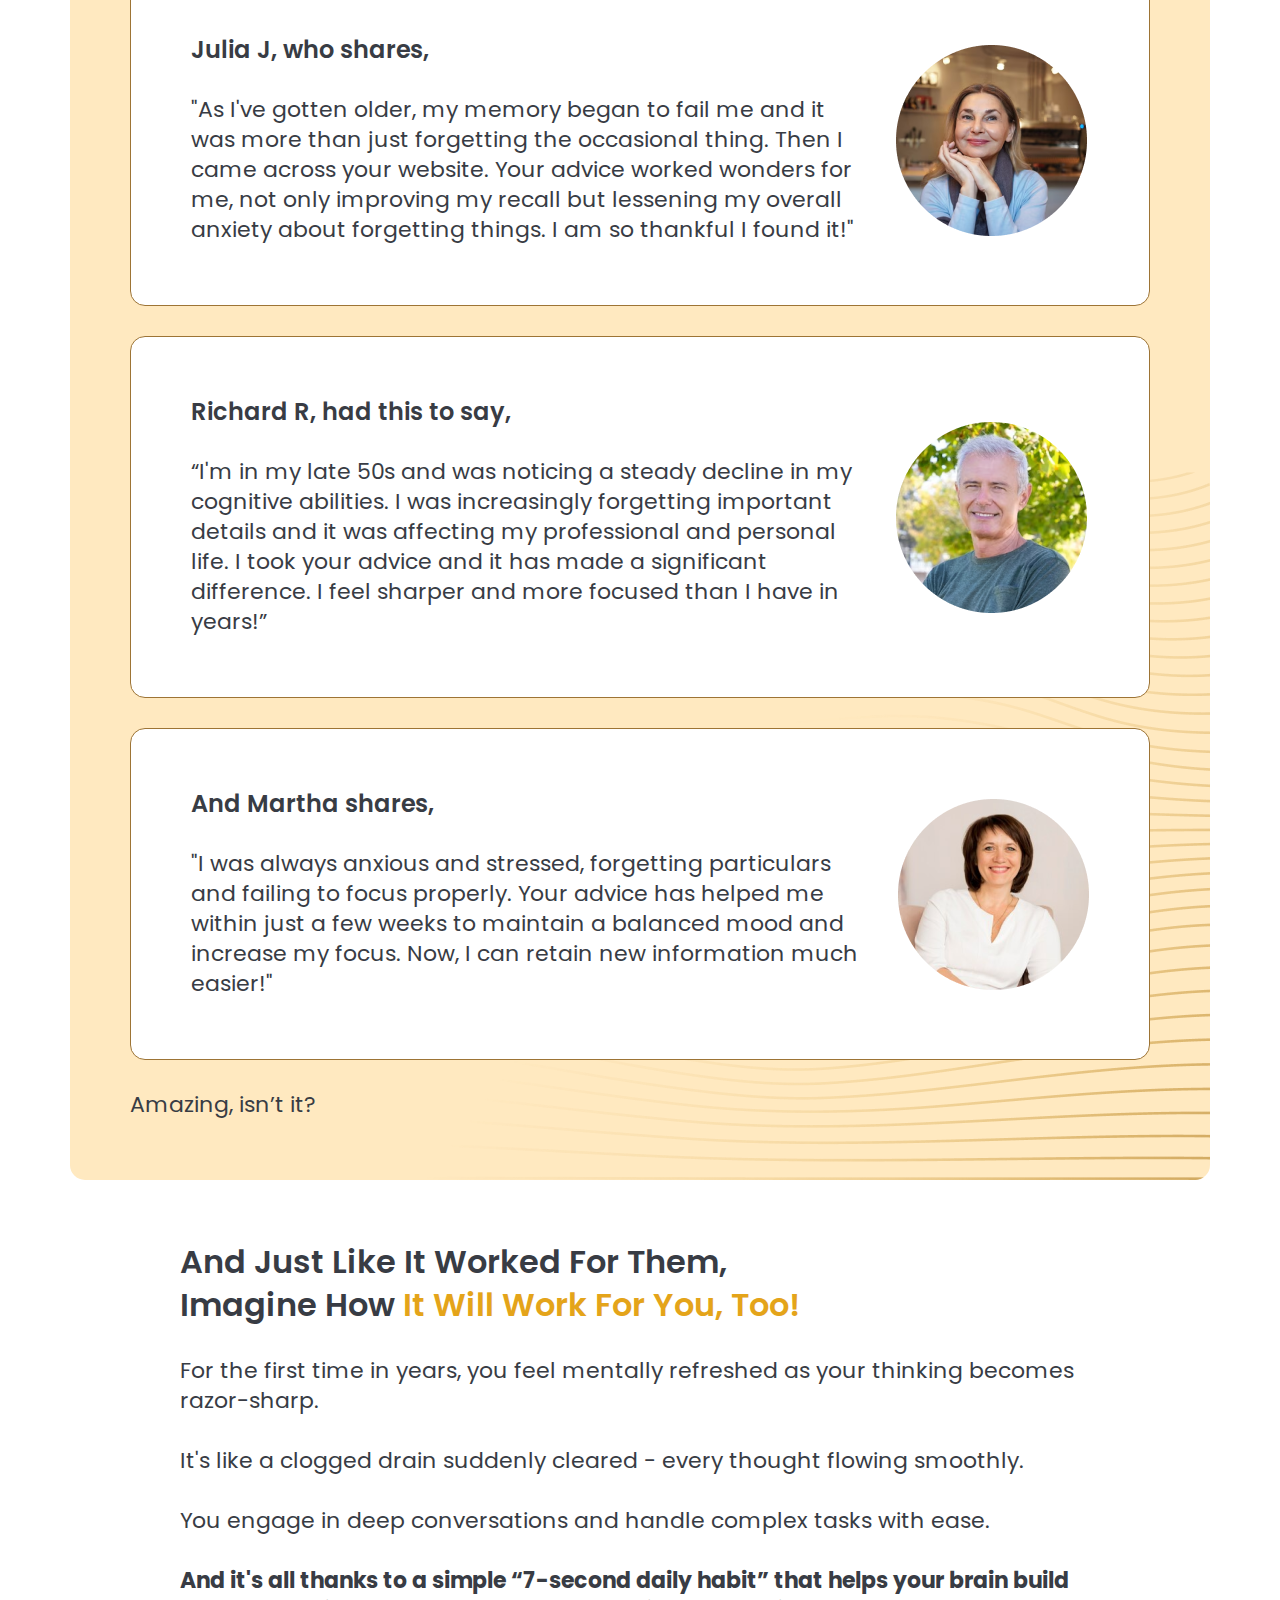
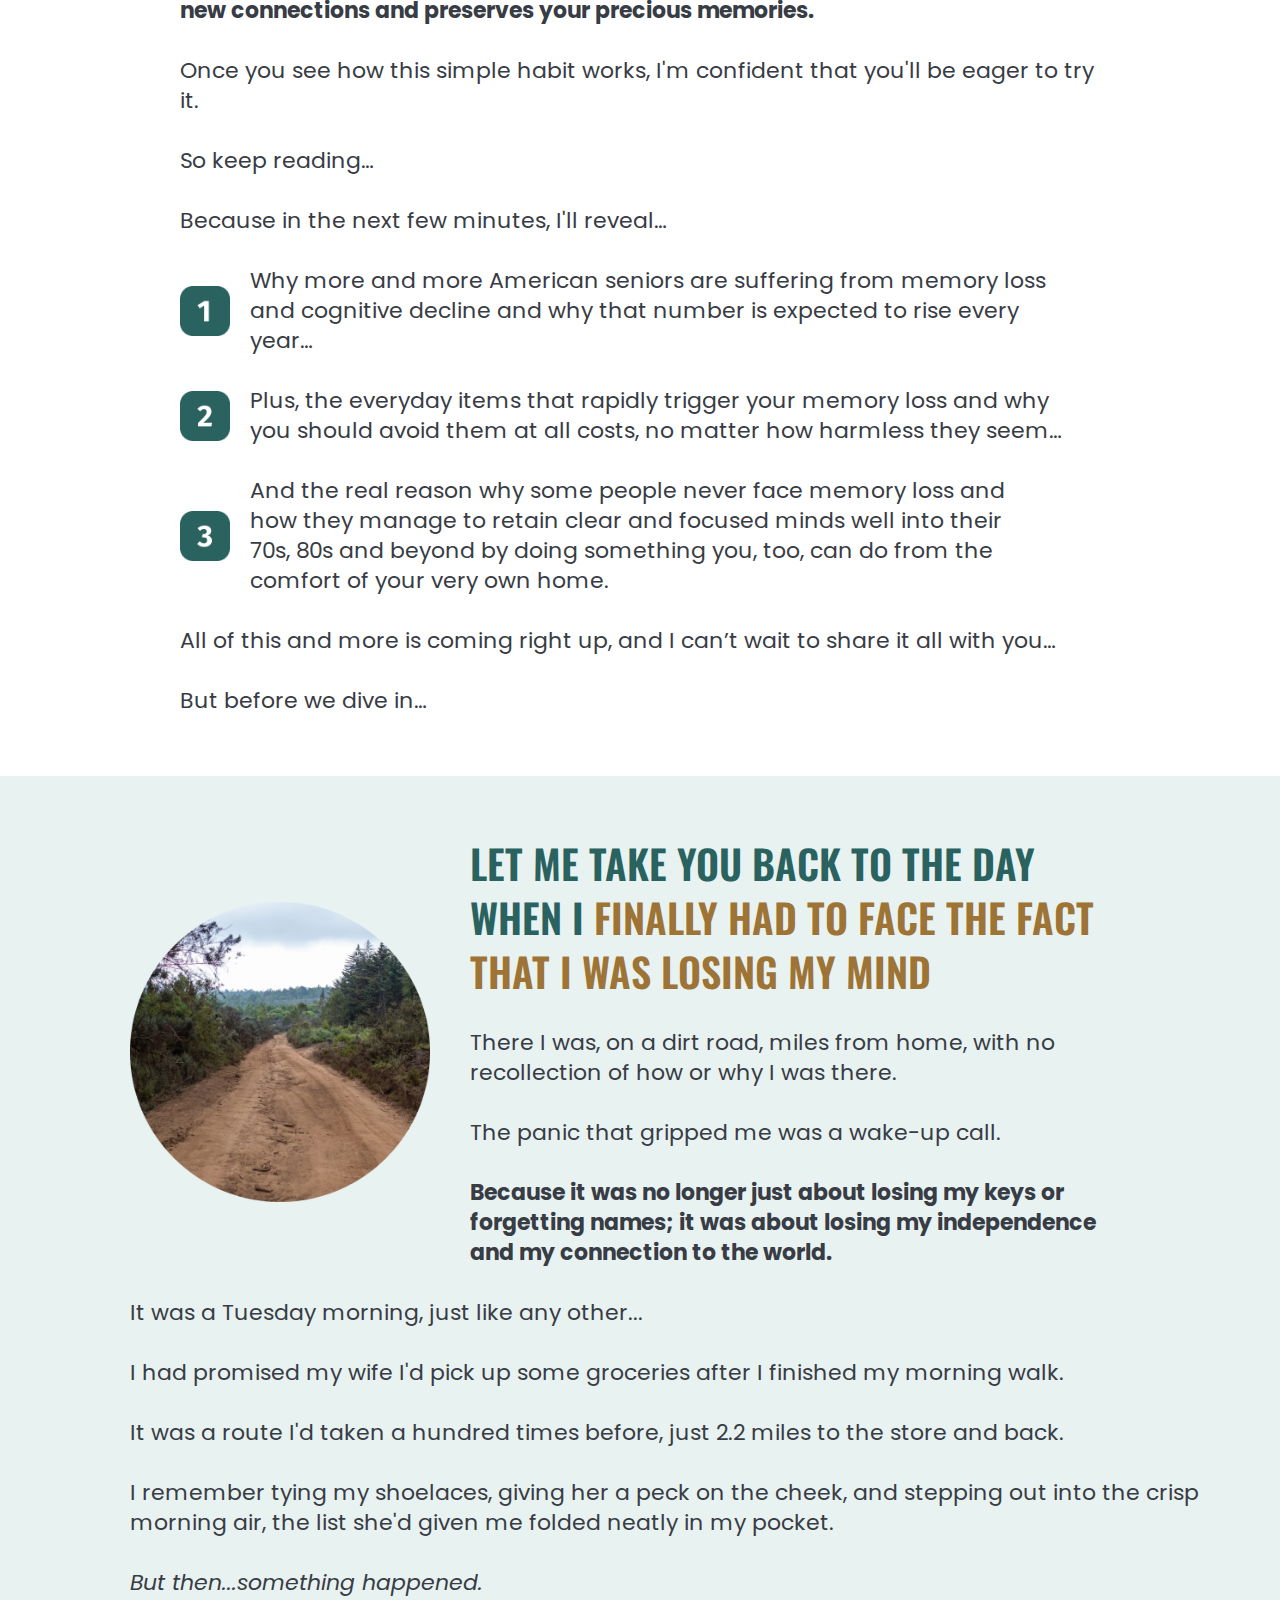
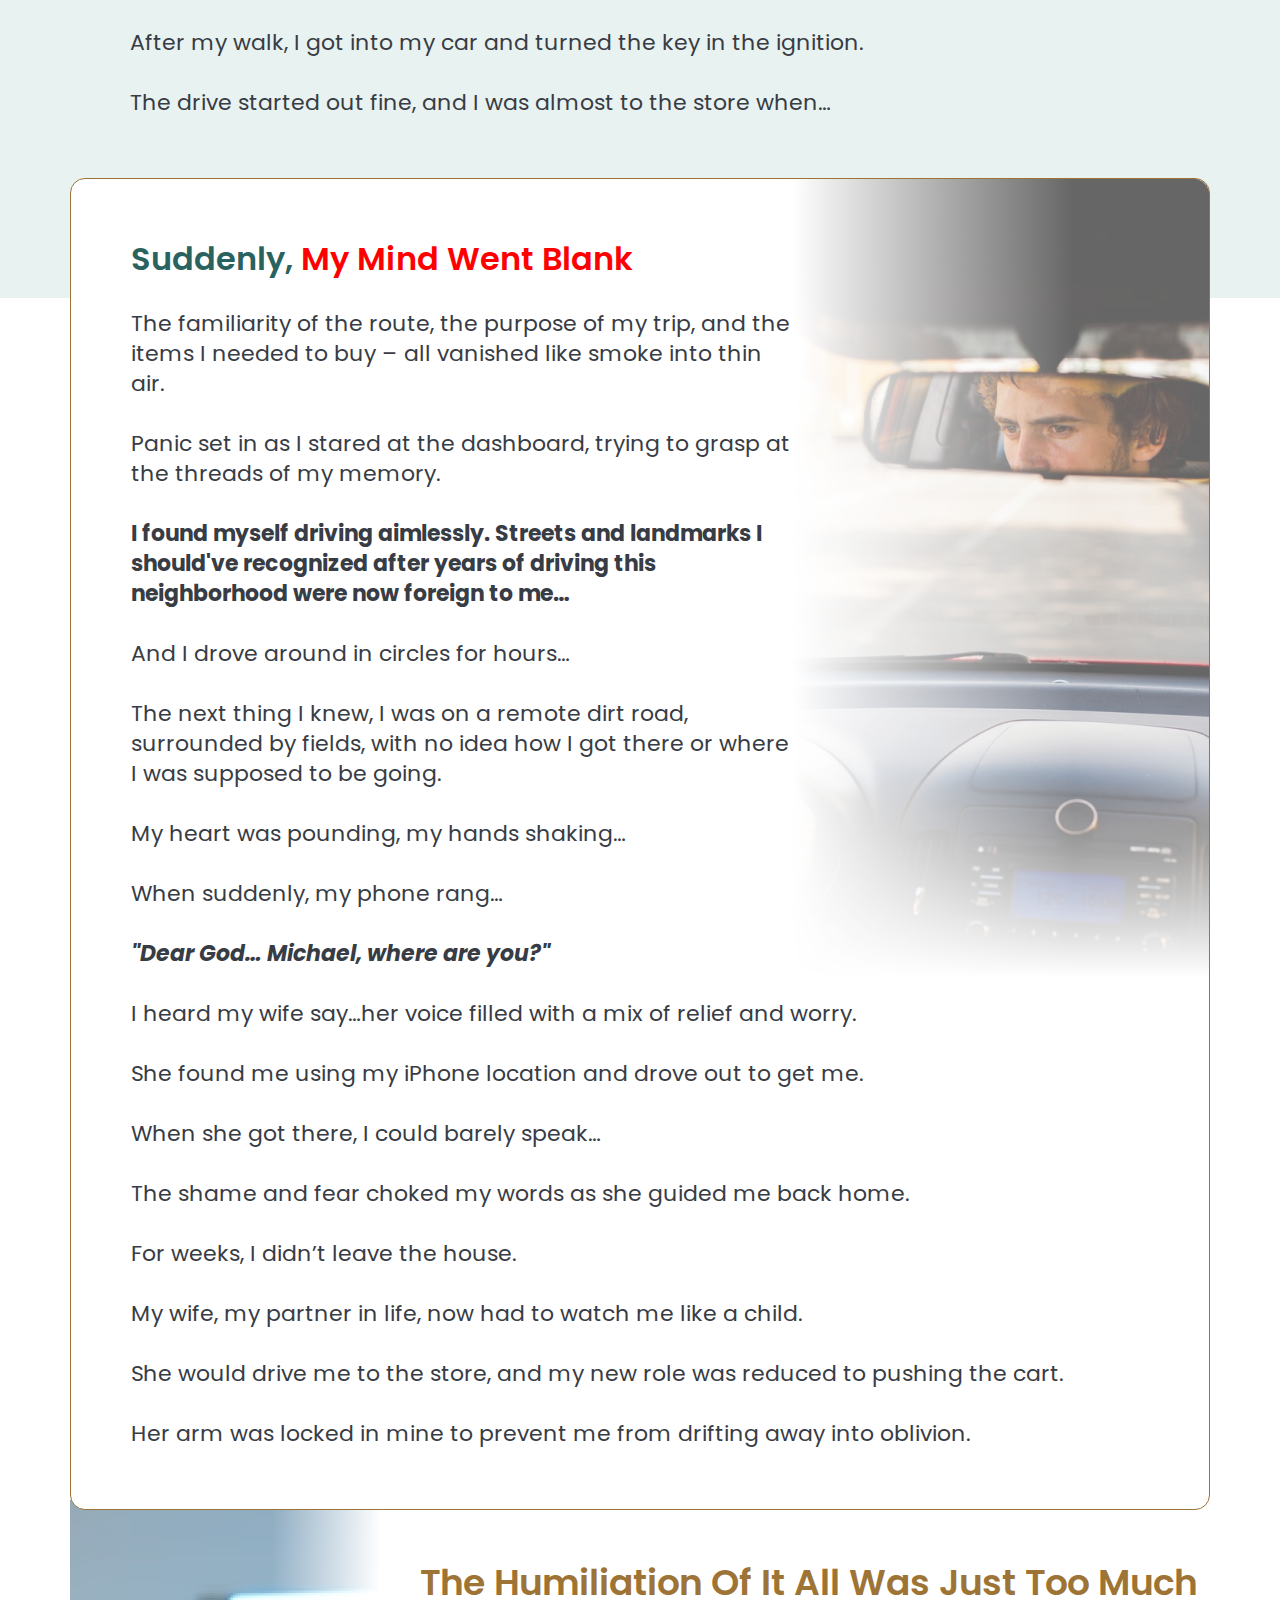
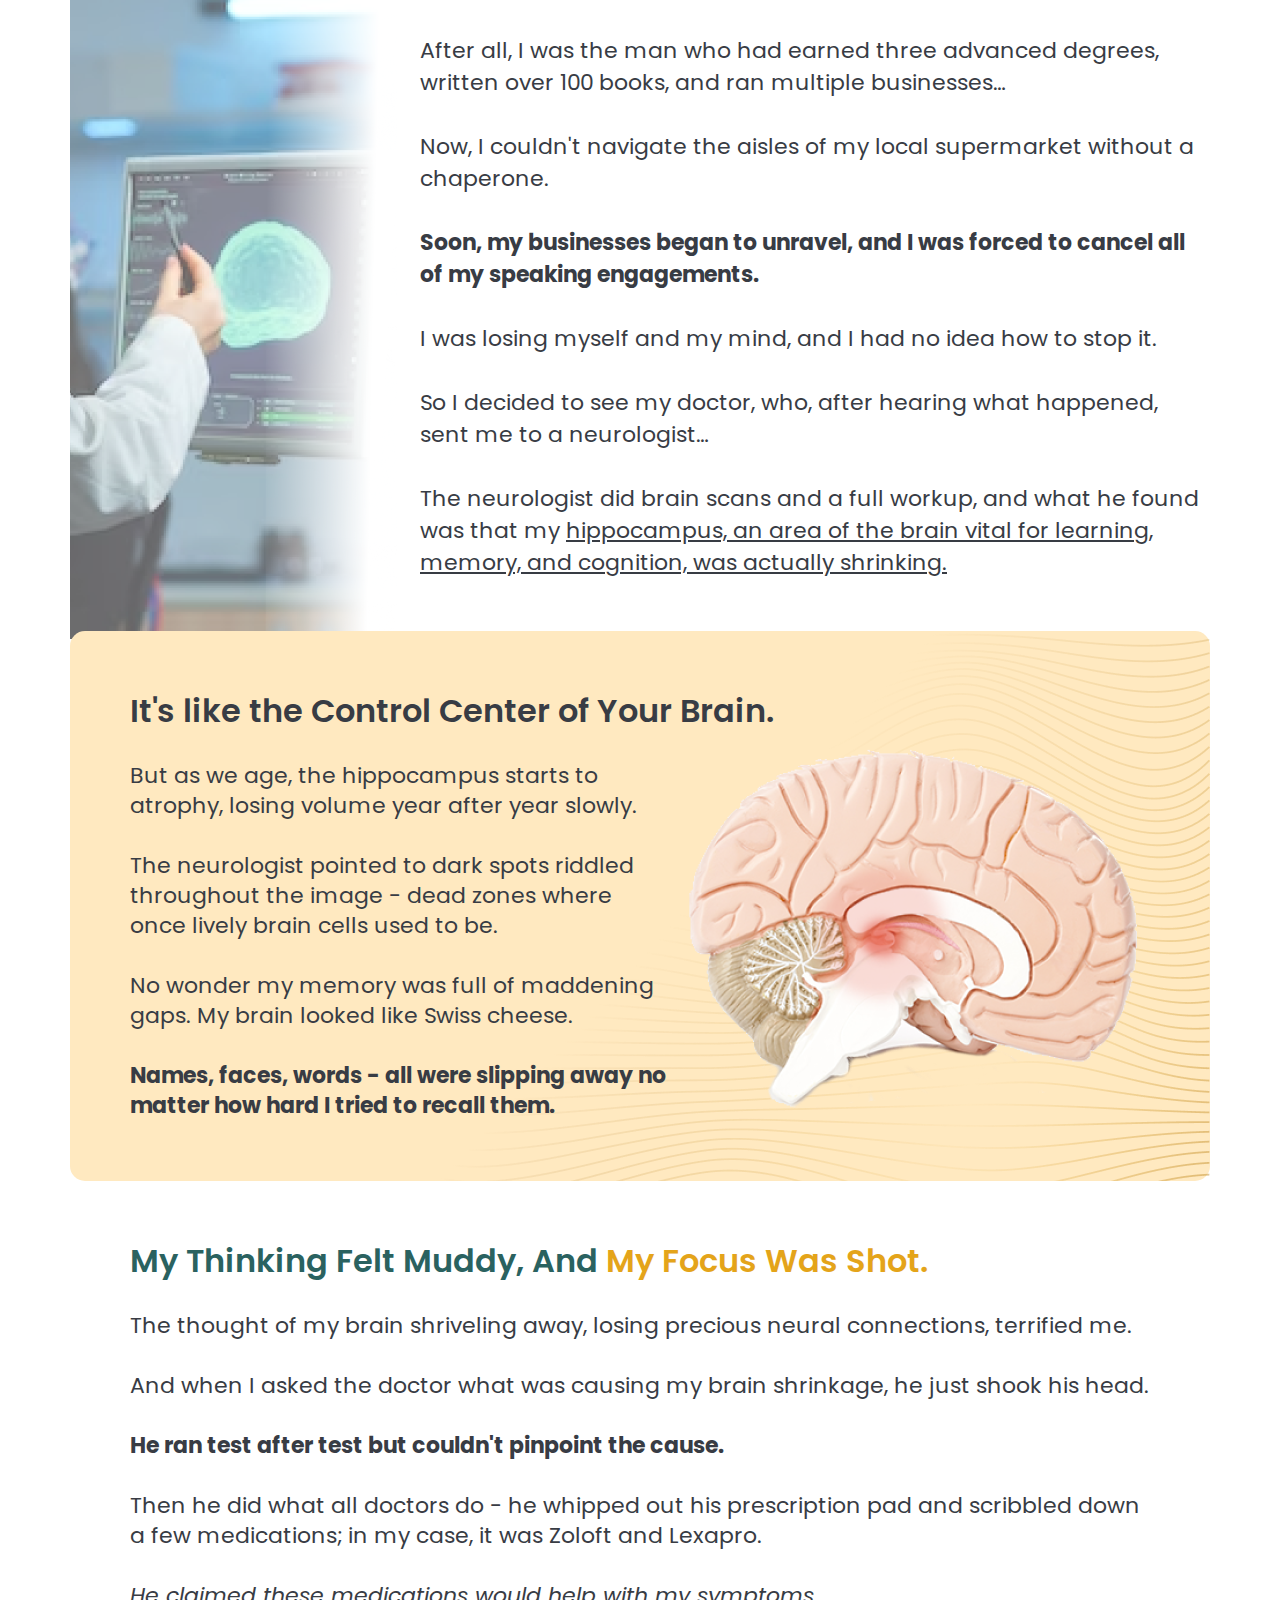
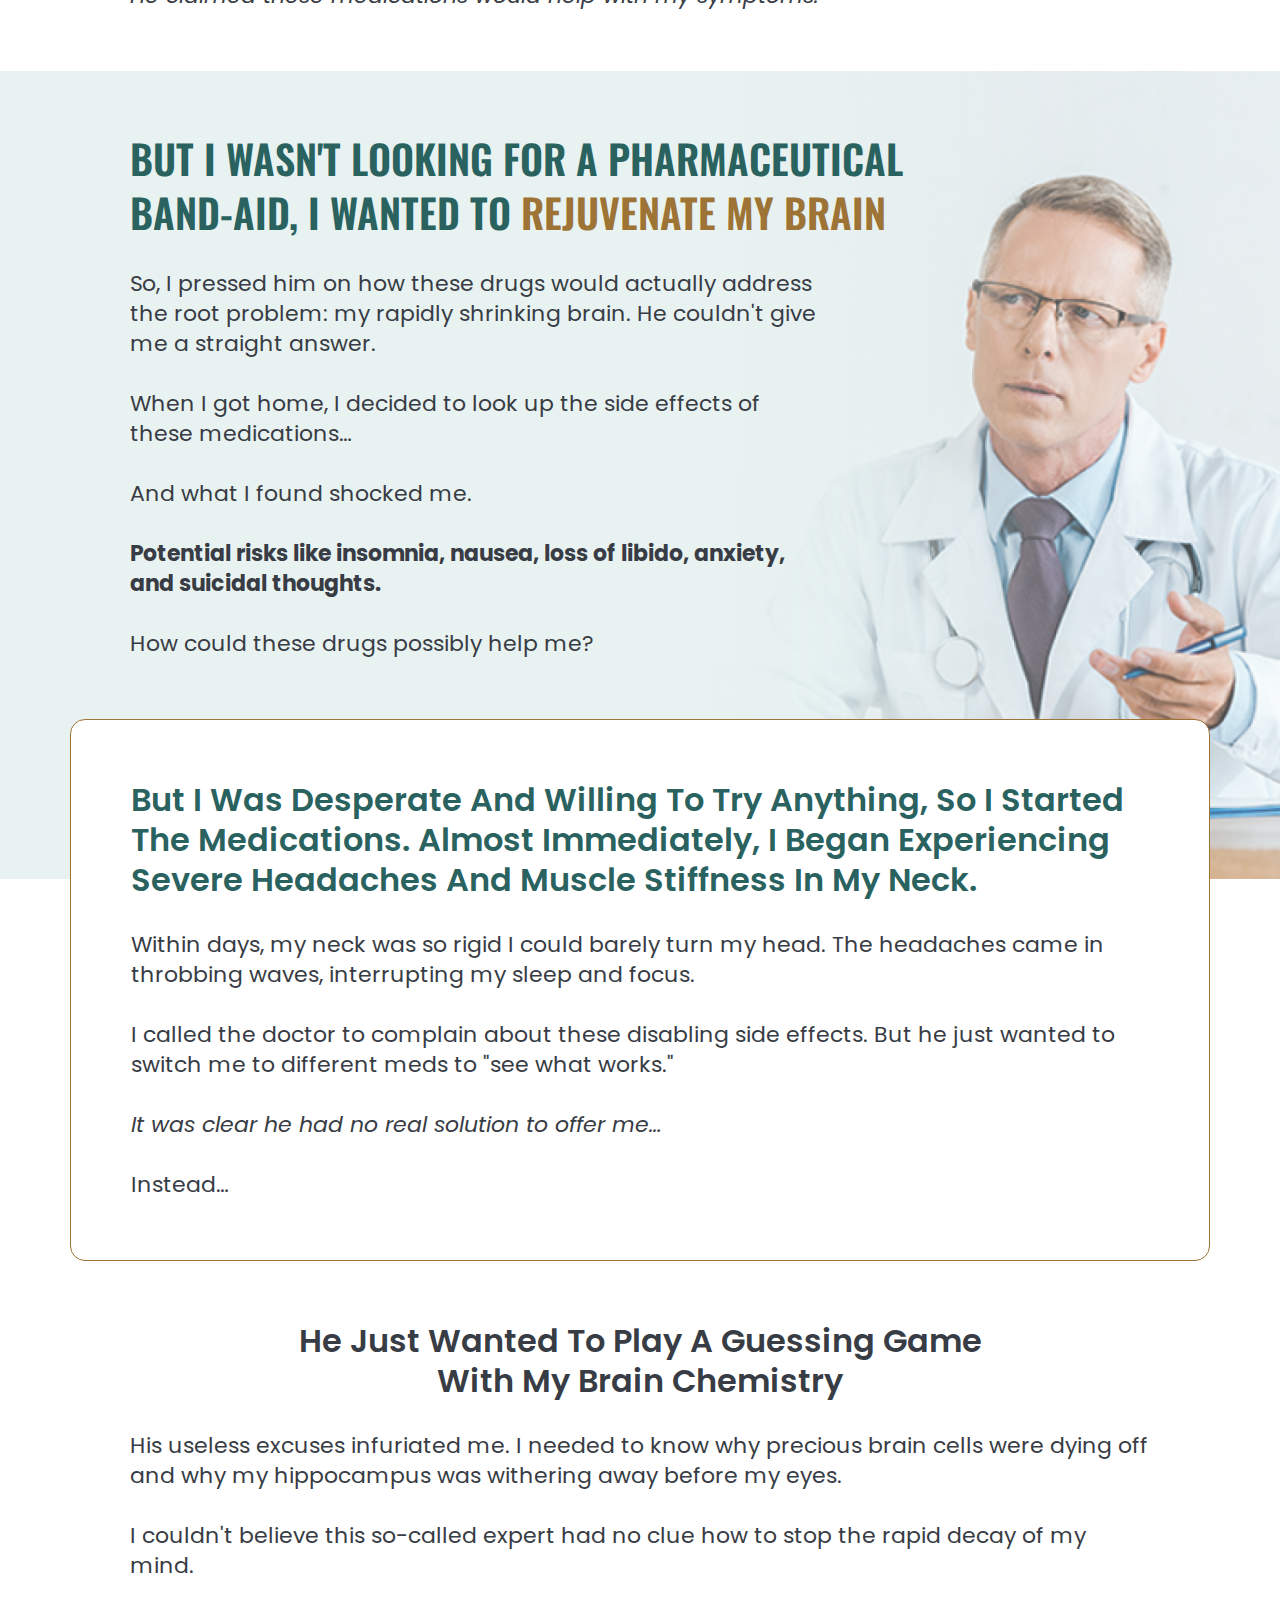
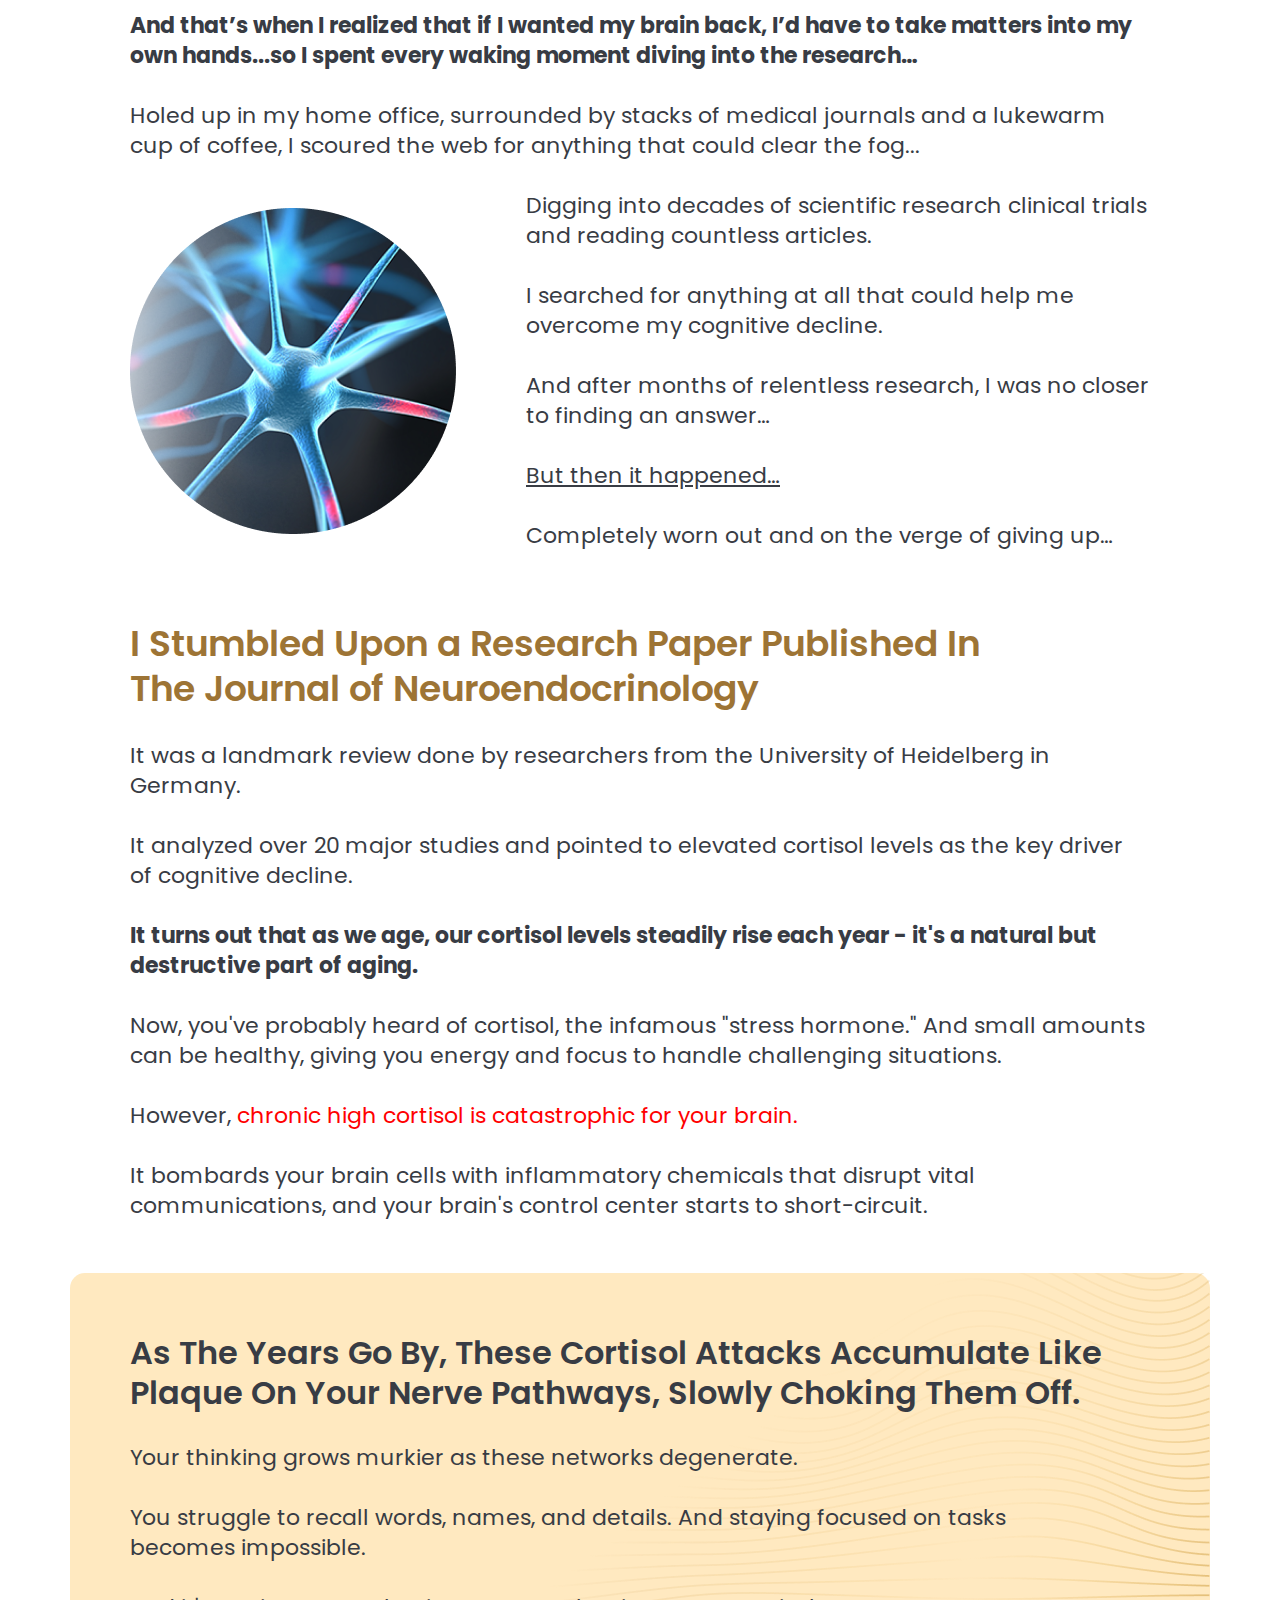
<file: public/tsl-v2.html>
<!DOCTYPE html>
<html>
	<head>
		<meta charset="UTF-8" />
		<meta name="viewport" content="width=device-width, initial-scale=1.0" />
        <!-- Meta Tags -->
        <meta property="og:type" content="Website" />
        <meta property="og:title" content="Super Memory Formula" />
        <meta property="og:image" content="" />
        <meta property="og:image:alt" content="" />
        <meta property="og:description" content="This is a website description for the search engine" />
        <meta property="og:url" content="" />
        <meta property="og:site_name" content="">
        <meta name="twitter:card" content="summary_large_image" />

		<title>Super Memory Formula</title>

		<link rel="preconnect" href="https://fonts.googleapis.com" />
		<link rel="preconnect" href="https://fonts.gstatic.com" crossorigin />
		<link href="https://fonts.googleapis.com/css2?family=Inter:wght@100;200;300;400;500;600;700;800;900&family=Merriweather:ital,wght@0,300;0,400;0,700;0,900;1,300;1,400;1,700;1,900&family=Nunito+Sans:ital,opsz,wght@0,6..12,400;0,6..12,500;0,6..12,600;0,6..12,700;0,6..12,800;0,6..12,900;0,6..12,1000;1,6..12,400;1,6..12,500;1,6..12,600;1,6..12,700;1,6..12,800;1,6..12,900;1,6..12,1000&family=Nunito:ital,wght@0,200;0,300;0,400;0,500;0,600;0,700;0,800;0,900;0,1000;1,200;1,300;1,400;1,500;1,600;1,700;1,800;1,900;1,1000&family=Open+Sans:ital,wght@0,300;0,400;0,500;0,600;0,700;0,800;1,300;1,400;1,500;1,600;1,700;1,800&family=Roboto:ital,wght@0,300;0,400;0,500;0,700;0,900;1,100;1,300;1,400;1,500;1,700;1,900&family=Work+Sans:ital,wght@0,300;0,400;0,500;0,600;0,700;0,800;0,900;1,300;1,400;1,500;1,600;1,700;1,800;1,900&display=swap" rel="stylesheet"/>
		<link href="https://fonts.googleapis.com/css2?family=Poppins:ital,wght@0,100;0,200;0,300;0,400;0,500;0,600;0,700;0,800;0,900;1,100;1,200;1,300;1,400;1,500;1,600;1,700;1,800;1,900&display=swap" rel="stylesheet">
		<link href="https://fonts.googleapis.com/css2?family=Oswald:wght@200..700&display=swap" rel="stylesheet">
		
		<link href="./assets/css/style.css?v=2.4" rel="stylesheet" />
	</head>
	<body class="overflow-x-hidden md:overflow-x-auto">
		<!--TODO-->
		<!-- HEADER -->
	<!-- <div class="px-0 header-derose "> -->
		<header class="">
			<section class="">
				<div class="md:hidden flex justify-center items-center md:mt-[0px] mt-[0px]">
					<img src="./assets/img/head-2.png" class="w-[100%]" alt="sect-1">
				</div>
				<div class="head-2 md:pb-[150px] md:p-[40px]  p-[20px] relative">
					<div class="md:max-w-[750px] xl:max-w-[1140px] md:ml-0 mx-0 xl:mx-auto ">
						<div class="md:mt-[0px] ">
							<!-- <div class="flex md:justify-start md:items-start justify-center items-center">
								<h2 class="text-custom-black-100 md:max-w-[900px] max-w-[289px] font-poppins md:text-start text-center md:text-[25px] xl:text-[30px] font-bold text-[20px] md:leading-[30px] xl:leading-[35px] leading-[25px] md:mt-[100px] mt-[0px]">
									ATTENTION: ANYONE EXPERIENCING MEMORY LOSS…
								</h2>
							</div> -->
							<h2 class=" md:text-[40px] xl:text-[56px] md:leading-[63px] xl:leading-[63px] md:text-start text-center text-custom-black-100 font-oswald md:max-w-[863px] font-bold text-[30px] leading-[40px] md:mt-[60px] mt-[20px]">
								<!-- Retired Doctor Reveals The Startling Truth About Memory Loss That Big Pharma Doesn’t Want You to Know… -->
								<!-- From Tragedy to Triumph: How My Son's Loss Sparked a Battle Against Memory Loss and How I Won my Life Back -->
								FROM TRAGEDY TO TRIUMPH:<br class="md:flex hidden"> HOW MY SON'S DEATH <span class="text-custom-yellow-100">SPARKED <br class="md:flex hidden">A BATTLE AGAINST MEMORY LOSS TO DEATH AND HOW I WON MY LIFE BACK</span>
							</h2>
						</div>
						<!-- <div class="flex md:justify-start md:items-start justify-center items-center">
							<h2 class="text-custom-black-101 font-poppins md:text-start text-center md:text-[25px] xl:text-[30px] md:max-w-[900px] max-w-[289px] text-[18px] md:leading-[30px] xl:leading-[35px] leading-[22px] md:mt-[30px] mt-[20px]">
								…A Rogue Hormone That Attacks Your Brain Cells
							</h2>
						</div> -->
						<div class="flex md:justify-start md:items-start justify-center items-center">
							<h2 class="text-custom-black-101 font-poppins md:text-start text-center md:text-[20px] xl:text-[24px] md:max-w-[717px] max-w-[332px] text-[18px] md:leading-[26px] xl:leading-[30px] leading-[22px] md:mt-[30px] mt-[20px]">
								Through A Powerful Daily Morning Habit That Neutralizes This Memory Stealing Hormone - Safely and Naturally <br class="md:flex hidden">And Optimizes Brain Health (in as Little as a few weeks)
							</h2>
						</div>
					</div>
				</div>
			</section>
		</header>
		<!-- <section>
			<div class=" md:px-[0px] px-[20px] md:py-[0px] py-[20px] md:mt-[30px] mt-[-20px] ">
				<div class=" md:mx-auto md:max-w-[1140px] l-1-border relative">
					<div class="s-1">
						<div class="md:p-[60px] p-[20px] ">
							<div class="flex flex-col md:flex-row items-center  md:gap-[20px] gap-[0px] ">
								<div class="md:mt-[-0px] mt-[0px] ">
									<div class="">
										<h2 class="font-poppins text-2xl text-custom-green-100 md:text-[32px] font-semibold md:leading-[40px] leading-8 ">"Dear God… Michael, where are you?"</h2>
									</div>
									<p class="text-custom-black-101 md:text-[22px] font-poppins mt-[20px] md:mt-[30px] md:max-w-[543px] text-[18px] md:leading-[30px] leading-6 ">
										My heart pounded like a drum in my chest…<br><br>
										As I watched my life, built on decades of education, knowledge, and experience, crumble right before my eyes…<br><br>
										Like a ship lost in a foggy sea…<br><br>
										I felt like the man I once was was slipping away…maybe for good this time.<br><br>
										Because there I was…<br><br>
									</p>
								</div>
								<div class="flex justify-center items-center">
									<img src="./assets/img/s-1.png" class="md:max-w-[388px] w-70" alt="sect-1">
								</div>
							</div>
						</div>
					</div>
				</div>
			</div>
		</section> -->
		<section>
			<div class=" md:px-[0px] px-[20px] md:py-[0px] py-[20px] md:mt-[30px] mt-[-20px] ">
				<div class=" md:mx-auto md:max-w-[1140px] l-1-border relative">
					<div class="s-1-v2">
						<div class="md:p-[60px] p-[20px] ">
							<div class="">
								<h2 class="font-poppins text-2xl text-custom-green-100 md:text-[32px] md:max-w-[973px] font-semibold md:leading-[40px] leading-8 ">In The Midst Of My Son's Heartbreaking Death And The Endless Sorrow It Brought, I Discovered A Glimmer Of Hope—<br><br>A Revelation That Could Change Not Only My Life But Also Help Many Others Dealing With Memory Loss</h2>
							</div>
							<div class="">
								<h2 class="font-poppins text-2xl mt-[20px] md:mt-[30px] text-custom-black-101 md:text-[32px] md:max-w-[984px] font-semibold md:leading-[40px] leading-8 ">For Me The Sudden And Heartbreaking Loss Of My Beloved Son Shattered My World Like Nothing Before, And Soon After, <u>My Memory Began To Falter.</u></h2>
							</div>
							<p class="text-custom-black-101 md:text-[22px] font-poppins mt-[20px] md:mt-[30px] md:max-w-[1080px] text-[18px] md:leading-[30px] leading-6 ">
								I began to forget names and my mind felt cloudy, making it hard to concentrate on my work.
							</p>
							<div class="flex flex-col md:flex-row items-center  md:gap-[20px] gap-[0px] ">
								<div class="md:mt-[-0px] mt-[0px] ">
									<p class="text-custom-black-101 md:text-[22px] font-poppins mt-[20px] md:mt-[30px] md:max-w-[px] text-[18px] md:leading-[30px] leading-6 ">
										<u>I'd find myself struggling to recall things my wife had just told me.</u><br><br>
										Whenever she asked, I'd dodge the topic.<br><br>
										But what I didn’t realize then…<br><br>
										Was that despite feeling lost in one of my toughest times… <br><br>
										This hardship eventually led me to find something important… <br><br>
										But before this discovery even happened, there I was
									</p>
								</div>
								<div class="flex justify-center items-center md:mt-[0px] mt-[20px]">
									<img src="./assets/img/s1-v2.png" class="md:max-w-[320px] mtbrl-1300  md:mr-[-21px] md:ml-[-23px] md:mt-[40px] md:mb-[-40px] w-70" alt="sect-1">
								</div>
							</div>
						</div>
					</div>
				</div>
			</div>
		</section>
		<section>
			<div class=" md:px-[0px] px-[20px] md:py-[0px] py-[20px] mt-[-20px] ">
				<div class=" md:mx-auto md:max-w-[1140px] s-2-bg-v2 ">
					<div class="md:mt-[-10px]">
						<div class="">
							<div class="md:py-[60px] md:ml-auto p-[0px] md:max-w-[780px]">
								<h2 class="font-poppins text-2xl text-custom-yellow-101  md:text-[36px] font-semibold md:leading-[45px] leading-[35px] md:max-w-[724px]">Lost On A Remote Country Road With No Idea Where I Was Or How I Got There</h2>
								<div class="flex">
									<p class="text-custom-black-101 md:text-[22px] md:max-w-[742px] font-poppins   text-[18px] md:leading-8 leading-6 md:mt-[30px] mt-[20px] ">
										<span class="font-bold md:text-[24px]">Hi, I’m Dr. Michael Ducket.<br class="md:flex hidden"> For years, I have had the power of a photographic memory. <br><br></span>
										These skills led me to acquire three doctorates, three master's degrees, five bachelor's degrees, and an associate degree in just over a decade. <br><br>
										I studied for 32 to 38 credit hours in each of these years, never taking a break. <br><br>
										<u>My memory was my treasure - it was sharp, and it let me live a life many can only dream of.<br><br></u>
										I had it all…
									</p>
								</div>
							</div>
						</div>
					</div>
				</div>
			</div>
		</section>
		<section>
			<div class="md:px-[0px] px-[20px] md:py-[0px] py-[20px] md:mt-[0px] mt-[-20px] ">
				<div class=" md:mx-auto md:max-w-[1140px] s-3-bg">
					<div class="s-3-bg-1">
						<div class="md:p-[60px] p-[20px]">
							<div class="md:gap-[40px] gap-[10px]">
								<div class="">
									<div class="">
										<h2 class="font-poppins text-2xl text-custom-black-101 md:text-[32px] font-semibold md:leading-[40px] leading-8 ">Then, my son, aspiring to work in computer technology, decided to serve in the military. </h2>
									</div>
									<p class="text-custom-black-101 md:text-[22px] font-poppins mt-[20px] md:mt-[30px] md:max-w-[960px] text-[18px] md:leading-[30px] leading-6 ">
										I was so proud of him…<br><br>
										But soon after enlisting, he was reassigned to the Green Beret special forces,<br class="md:flex hidden"> a responsibility both he and I were unprepared for. <br><br>
										By the grace of God, he made it home safely…<br><br>
										But tragically, after returning home, and within the span of 60 days…<br><br>
										<span class="text-custom-red-101 font-bold">Sixty-three of the men deployed with my son took their own lives, including my son.</span><br><br>
										I was devastated.<br><br>
										If you’ve ever experienced the loss of a loved one, or God forbid a child…<br><br>
										Then you know the pain it can cause, and it’s a pain that never goes away.
									</p>
								</div>
							</div>
						</div>
					</div>
				</div>
			</div>
		</section>
		<!-- <section>
			<div class="md:px-[0px] px-[20px] md:py-[0px] py-[20px] md:mt-[0px] mt-[-20px] ">
				<div class=" md:mx-auto md:max-w-[1140px] ">
					<div class="">
						<div class="md:p-[60px] p-[0px]">
							<div class="md:gap-[40px] gap-[10px]">
								<div class="">
									<div class="">
										<h2 class="font-poppins text-2xl text-custom-black-101 md:text-[32px] font-semibold md:leading-[40px] md:max-w-[884px] leading-8 ">My Son's Tragic Departure Sent Shock Waves Through My Life, And Soon After, <u>My Memory Began To Falter.</u>  </h2>
									</div>
									<p class="text-custom-black-101 md:text-[22px] font-poppins mt-[20px] md:mt-[30px] md:max-w-[1080px] text-[18px] md:leading-[30px] leading-6 ">
										I started forgetting names, <i>my thoughts began to fog up, and I couldn't focus on my work.</i><br><br>
										I'd find myself <span class="underline">unable to remember something my wife said just moments earlier.</span><br><br>
										Then quickly changed the topic anytime my wife confronted me about it.<br><br>
										But what I didn’t know at the time…<br><br>
										Was that even though this was by far one of the darkest moments of my life…<br><br>
										This tragedy led me to discover…
									</p>
								</div>
							</div>
						</div>
					</div>
				</div>
			</div>
		</section> -->
		<section>
			<div class="md:px-[0px] px-[20px] md:py-[0px] py-[20px] md:mt-[0px] mt-[-20px] ">
				<div class=" md:mx-auto md:max-w-[1140px] ">
					<div class="">
						<div class="md:p-[60px] p-[0px]">
							<div class="md:gap-[40px] gap-[10px]">
								<div class="">
									<h2 class="font-poppins text-2xl text-custom-black-101 md:text-[32px] font-semibold md:leading-[40px] md:max-w-[1010px] leading-8 ">This Devastation, This Loss, This Heartache...<br class="md:flex hidden"> Are What Almost Caused Me My Life, My Wife And My Family.<br class="md:flex hidden"> From What's Left Of My Declining Memory, I Decided To Stand Up And Pick Up The Broken Pieces Of My Soul.  </h2>
								</div>
								<div class="flex flex-col md:flex-row items-center  md:gap-[20px] gap-[0px]">
									<p class="text-custom-black-101 md:text-[22px] font-poppins mt-[20px] md:mt-[30px] md:max-w-[1080px] text-[18px] md:leading-[30px] leading-6 ">
										I want to make my son proud of me by showing those he left behind that I can get up and rise again.<br><br>
										And most importantly, I want to remember him. <br><br>
										I refuse to lose my memory... <br><br>
										That is why, I went on a journey to unravel the cause of declining memory and discovered...
									</p>
									<div class="flex justify-center items-center md:mt-[0px] mt-[20px]">
										<img src="./assets/img/s2-v2.png" class="md:max-w-[287px] mtbrl-1300  md:mr-[-21px] md:ml-[-23px] md:mt-[30px] md:mb-[-20px] w-70" alt="sect-1">
									</div>
								</div>
							</div>
						</div>
					</div>
				</div>
			</div>
		</section>
		<section>
			<div class=" md:px-[0px] px-[20px] md:py-[0px] py-[20px] bg-custom-green-101 md:pb-[250px] pb-[250px]">
				<div class=" md:mx-auto md:max-w-[1140px]">
					<div class="">
						<div class="md:pl-[60px] md:py-[60px] p-[0px]">
							<div class="flex justify-center items-center">
								<h2 class="font-oswald text-2xl text-custom-green-100 md:text-[40px] text-center font-semibold md:leading-[54px] leading-8 md:max-w-[810px]">
									<!-- The Real Root Cause Of Memory Loss And A “7-Second Morning Habit” That Restored My Cognitive Function Within a Matter of Weeks -->
									THE REAL ROOT CAUSE OF MEMORY LOSS AND A <span class="text-custom-yellow-101">“7-SECOND MORNING HABIT”</span> THAT REPAIRED MY COGNITIVE FUNCTION WITHIN A MATTER OF WEEKS
								</h2>
							</div>
							<div class="flex flex-col-reverse md:flex-row items-center mt-[20px] md:mt-[40px] md:gap-[40px] gap-[10px]">
								<div class="md:mt-[-0px] mt-[0px]">
									<p class="text-custom-black-101 md:text-[22px] font-poppins  md:max-w-[704px] text-[18px] md:leading-[30px] leading-6 ">
										Yes, I said repair…<br><br>
										And in just a moment, I’ll share all the scientific research that backs up everything I'm saying.<br><br>
										<span class="font-bold">Respected institutions like Johns Hopkins, Harvard Medical School, and Cambridge have published extensive peer-reviewed studies validating what I am about to share.</span><br><br>
										And the science reveals a simple truth – <i>declining mental capacity doesn’t have to be inevitable.</i> <br><br>
										Not if you target the root cause.
									</p>
								</div>
								<div class=" flex flex-col justify-center items-center md:gap-[20px] gap-[15px]">
									<div class="flex md:flex-col flex-row md:gap-[20px] gap-[10px]"><img src="./assets/img/s-6-1.png" class="md:max-w-[300px] max-w-[140px] w-70 wp-100" alt="sect-1">
									<img src="./assets/img/s-6-2.png" class="md:max-w-[300px] max-w-[140px] w-70 wp-100" alt="sect-1">
									<img src="./assets/img/s-6-3.png" class="md:max-w-[300px] max-w-[140px] w-70 wp-100" alt="sect-1"></div>
									<p class="w-[325px] text-center text-slate-400 text-xs font-normal font-poppins">Super Memory Formula is not endorsed by, sponsored by or affiliated with any of these organizations</p>
								</div>
							</div>
						</div>
					</div>
				</div>
			</div>
		</section>
		<!-- <section>
			<div class=" md:px-[0px] px-[20px] md:py-[0px] py-[20px]  md:mt-[-250px] mt-[-250px] ">
				<div class=" md:mx-auto md:max-w-[1140px]">
					<div class="l-1-border  relative">
						<div class="md:p-[60px] p-[20px] ">
							<div class="">
								<div class="md:mt-[-0px] mt-[0px]">
									<div class="">
										<h2 class="font-poppins text-2xl text-custom-green-100 md:text-[32px] font-semibold md:leading-[40px] md:max-w-[884px] leading-8 ">Years of unseen damage slowly wither delicate neural connections. However it is possible to revitalize those weakened cells and regain cognition</h2>
									</div>
									<p class="text-custom-black-101 md:text-[22px] font-poppins mt-[14px] md:mt-[30px] md:max-w-[960px] text-[18px] md:leading-[30px] leading-6 ">
										This morning habit gives your brain what it craves to regain peak cognition. Tissues heal, connections rebuild, and information flows freely once again.<br><br>
										With regular use, you’ll notice your thinking getting sharper week by week. Complex concepts become effortless, and your perceptions feel razor-sharp.<br><br>
										It’s more than just clearing brain fog.
									</p>
								</div>
							</div>
						</div>
					</div>
				</div>
			</div>
		</section> -->
		<section>
			<div class=" md:px-[0px] px-[20px] md:py-[0px] py-[20px]  md:mt-[-250px] mt-[-250px] ">
				<div class=" md:mx-auto md:max-w-[1140px]">
					<div class="l-1-border  relative">
						<div class="md:p-[60px] p-[20px] ">
							<div class="">
								<div class="md:mt-[-0px] mt-[0px]">
									<div class="">
										<h2 class="font-poppins text-2xl text-custom-green-100 md:text-[32px] font-semibold md:leading-[40px] md:max-w-[961px] leading-8 ">Over Time, Your Brain's Connections Can Weaken Without You Even Knowing It. But There's Good News: You Can Help Your Brain Bounce Back!</h2>
									</div>
									<p class="text-custom-black-101 md:text-[22px] font-poppins mt-[14px] md:mt-[30px] md:max-w-[960px] text-[18px] md:leading-[30px] leading-6 ">
										Just by making a simple morning routine, you give your brain what it needs to get better. It's like giving it a healthy breakfast—it heals, rebuilds, and lets information flow smoothly again.<br><br>
										Keep it up, and you'll see your thinking improve every week. Things that used to be hard will feel easy, and you'll notice the world more clearly.<br><br>
										This isn't just about feeling less foggy—it's about your brain becoming its sharpest self.
									</p>
								</div>
							</div>
						</div>
					</div>
				</div>
			</div>
		</section>
		<section>
			<div class=" md:px-[0px] px-[20px] md:py-[0px] py-[20px]  md:mt-[0px] mt-[-2px]">
				<div class=" md:mx-auto md:max-w-[1140px]">
					<div class="">
						<div class=" md:py-[60px] p-[0px]">
							<div class="flex flex-col-reverse md:flex-row md:gap-[20px] gap-[10px]">
								<div class=" flex justify-center items-center ">
									<img src="./assets/img/s7-v2.png" class="md:max-w-[580px] w-70 md:mt-[-55px] md:ml-[-147px]" alt="sect-1">
								</div>
								<div class="md:mt-[-0px] mt-[0px]">
									<h2 class="font-poppins text-2xl text-custom-yellow-101  md:text-[36px] font-semibold md:leading-[50px] leading-[35px] md:max-w-[724px]">This “7-second Morning Habit” changed everything for me.</h2>
									<p class="text-custom-black-101 md:text-[22px] font-poppins mt-[20px] md:mt-[30px] md:max-w-[643px] text-[18px] md:leading-[30px] leading-6 ">
										From feeling foggy and forgetful, I became sharp, focused, and mentally engaged…<br><br>
										<b>Someone my wife can trust and rely on again.</b>
									</p>
									<p class="text-custom-black-101 md:text-[22px] font-poppins mt-[20px] md:mt-[25px] md:max-w-[695px] text-[18px] md:leading-[30px] leading-6 ">
										The amazing thing is, anyone can try it to improve their thinking, no matter how old they are or how long they've been struggling.<br><br>
										And you don't have to worry about side effects from medication or spend hours on brain games that don't work.<br><br>
										In just a few weeks, you'll be amazed at how much clearer your mind feels, like you've turned back the clock. You'll feel more energized and ready to take on the day.
									</p>
								</div>
							</div>
						</div>
					</div>
				</div>
			</div>
		</section>
		<section>
			<div class="md:px-[0px] px-[20px] md:py-[0px] py-[20px] md:mt-[0px] mt-[-20px] ">
				<div class=" md:mx-auto md:max-w-[1140px] s-3-bg">
					<div class="s-8-bg-1">
						<div class="md:p-[60px] p-[20px] s-8-bg-2">
							<div class="md:gap-[40px] gap-[10px]">
								<div class="">
									<div class="">
										<h2 class="font-poppins text-2xl text-custom-black-101 md:text-[32px] font-semibold md:leading-[40px] leading-8 ">Turbocharges Your Brain And Sharpens Your Mind</h2>
									</div>
									<div class="flex md:gap-[20px] gap-[20px] mt-[20px] md:mt-[30px]">
										<div class=" flex justify-center items-center ">
											<img src="./assets/img/g-check.png" class="md:max-w-[50px] max-w-[30px] " alt="sect-1">
										</div>
										<div>
											<p class="text-custom-black-101 md:text-[22px] font-poppins md:max-w-[740px] text-[18px] md:leading-[30px] leading-6 ">
												Names and faces that once slipped your mind effortlessly stick like glue as mental fatigue evaporates.
											</p>
										</div>
									</div>
									<div class="flex md:gap-[20px] gap-[20px] mt-[20px] md:mt-[30px]">
										<div class=" flex justify-center items-center ">
											<img src="./assets/img/g-check.png" class="md:max-w-[50px] max-w-[30px] " alt="sect-1">
										</div>
										<div>
											<p class="text-custom-black-101 md:text-[22px] font-poppins md:max-w-[754px] text-[18px] md:leading-[30px] leading-6 ">
												You devour books, master new skills, and crack through logic puzzles and technical problems with the clarity of a supercomputer.
											</p>
										</div>
									</div>
									<div class="flex  md:gap-[20px] gap-[20px] mt-[20px] md:mt-[30px]">
										<div class=" flex justify-center items-center ">
											<img src="./assets/img/g-check.png" class="md:max-w-[50px] max-w-[30px]" alt="sect-1">
										</div>
										<div>
											<p class="text-custom-black-101 md:text-[22px] font-poppins md:max-w-[754px] text-[18px] md:leading-[30px] leading-6 ">
												And friends and family members are astonished by your quick wit and steel-trap memory.
											</p>
										</div>
									</div>
									<p class="text-custom-black-101 md:text-[22px] font-poppins mt-[20px] md:mt-[30px] md:max-w-[968px] text-[18px] md:leading-[30px] leading-6 ">
										Now, I know this may sound a little too good to be true…<br><br>
										And honestly, if I hadn’t experienced the transformation in my own life, I wouldn’t have believed it either…<br><br>
										But as you’re about to discover, not only does the science support this “7-second morning habit.”<br><br>
										So do real-life results from everyday people just like you…<br><br>
										Including people like…
									</p>
									<div class="l-2-border mt-[20px] md:mt-[30px]">
										<div class="md:p-[60px] p-[20px]">
											<div class="flex flex-col-reverse md:flex-row items-center  md:gap-[30px] gap-[20px]">
												<div class="md:mt-[-0px] mt-[0px]">
													<div class="">
														<h2 class="font-poppins text-[20px] text-custom-black-101 md:text-[24px] font-semibold md:leading-[30px] leading-7 md:text-start text-center">Julia J, who shares,</h2>
													</div>
													<p class="text-custom-black-101 md:text-[22px] font-poppins mt-[20px] md:mt-[30px] md:max-w-[675px] text-[18px] md:leading-[30px] leading-6 ">
														"As I've gotten older, my memory began to fail me and it was more than just forgetting the occasional thing. Then I came across your website. Your advice worked wonders for me, not only improving my recall but lessening my overall anxiety about forgetting things. I am so thankful I found it!"
													</p>
												</div>
												<div class="flex justify-center items-center">
													<img src="./assets/img/s-9-1.png" class="md:max-w-[191px]" alt="sect-1">
												</div>
											</div>
										</div>
									</div>
									<div class="l-2-border mt-[20px] md:mt-[30px]">
										<div class="md:p-[60px] p-[20px]">
											<div class="flex flex-col-reverse md:flex-row items-center  md:gap-[30px] gap-[20px]">
												<div class="md:mt-[-0px] mt-[0px]">
													<div class="">
														<h2 class="font-poppins text-[20px] text-custom-black-101 md:text-[24px] font-semibold md:leading-[30px] md:text-start text-center leading-7 ">Richard R, had this to say,</h2>
													</div>
													<p class="text-custom-black-101 md:text-[22px] font-poppins mt-[20px] md:mt-[30px] md:max-w-[675px] text-[18px] md:leading-[30px] leading-6 ">
														“I'm in my late 50s and was noticing a steady decline in my cognitive abilities. I was increasingly forgetting important details and it was affecting my professional and personal life. I took your advice and it has made a significant difference. I feel sharper and more focused than I have in years!”
													</p>
												</div>
												<div class="flex justify-center items-center">
													<img src="./assets/img/s-9-2.png" class="md:max-w-[191px]" alt="sect-1">
												</div>
											</div>
										</div>
									</div>
									<div class="l-2-border mt-[20px] md:mt-[30px]">
										<div class="md:p-[60px] p-[20px]">
											<div class="flex flex-col-reverse md:flex-row items-center  md:gap-[30px] gap-[20px]">
												<div class="md:mt-[-0px] mt-[0px]">
													<div class="">
														<h2 class="font-poppins text-[20px] text-custom-black-101 md:text-[24px] font-semibold md:leading-[30px] leading-7 md:text-start text-center">And Martha shares,</h2>
													</div>
													<p class="text-custom-black-101 md:text-[22px] font-poppins mt-[20px] md:mt-[30px] md:max-w-[688px] text-[18px] md:leading-[30px] leading-6 ">
														"I was always anxious and stressed, forgetting particulars and failing to focus properly. Your advice has helped me within just a few weeks to maintain a balanced mood and increase my focus. Now, I can retain new information much easier!"
													</p>
												</div>
												<div class="flex justify-center items-center">
													<img src="./assets/img/s-9-3.png" class="md:max-w-[191px]" alt="sect-1">
												</div>
											</div>
										</div>
									</div>
									<p class="text-custom-black-101 md:text-[22px] font-poppins mt-[20px] md:mt-[30px] md:max-w-[968px] text-[18px] md:leading-[30px] leading-6 ">
										Amazing, isn’t it?
									</p>
								</div>
							</div>
						</div>
					</div>
				</div>
			</div>
		</section>
		<section>
			<div class="md:px-[0px] px-[20px] md:py-[0px] py-[20px] md:mt-[0px] mt-[-20px] ">
				<div class=" md:mx-auto md:max-w-[1140px] ">
					<div class="">
						<div class="md:p-[60px] p-[0px]">
							<div class="md:px-[50px]">
								<div class="">
									<div class="">
										<h2 class="font-poppins text-2xl text-custom-black-101 md:text-[32px] font-semibold md:leading-[43px] md:max-w-[884px] leading-8 md:block hidden">And Just Like It Worked For Them,<br>Imagine How <span class="text-custom-yellow-100">It Will Work For You, Too!</span></h2>
										<h2 class="font-poppins text-2xl text-custom-black-101 md:text-[32px] font-semibold md:leading-[43px] md:max-w-[884px] leading-8 md:hidden block">And Just Like It Worked For Them, Imagine How <span class="text-custom-yellow-100">It Will Work For You, Too!</span></h2>
									</div>
									<p class="text-custom-black-101 md:text-[22px] font-poppins mt-[20px] md:mt-[30px] md:max-w-[914px] text-[18px] md:leading-[30px] leading-6 ">
										For the first time in years, you feel mentally refreshed as your thinking becomes razor-sharp. <br><br>
										It's like a clogged drain suddenly cleared - every thought flowing smoothly.<br><br>
										You engage in deep conversations and handle complex tasks with ease. <br><br>
										<span class="font-bold">And it's all thanks to a simple “7-second daily habit” that helps your brain build new connections and preserves your precious memories.</span><br><br>
										Once you see how this simple habit works, I'm confident that you'll be eager to try it.<br><br>
										So keep reading…<br><br>
										Because in the next few minutes, I'll reveal…
									</p>
								</div>
								<div class="flex md:gap-[20px] gap-[20px] mt-[20px] md:mt-[30px]">
									<div class=" flex justify-center items-center ">
										<img src="./assets/img/1.png" class="md:max-w-[50px] max-w-[30px] " alt="sect-1">
									</div>
									<div>
										<p class="text-custom-black-101 md:text-[22px] font-poppins md:max-w-[837px] text-[18px] md:leading-[30px] leading-6 ">
											Why more and more American seniors are suffering from memory loss and cognitive decline and why that number is expected to rise every year…
										</p>
									</div>
								</div>
								<div class="flex md:gap-[20px] gap-[20px] mt-[20px] md:mt-[30px]">
									<div class=" flex justify-center items-center ">
										<img src="./assets/img/2.png" class="md:max-w-[50px] max-w-[30px] " alt="sect-1">
									</div>
									<div>
										<p class="text-custom-black-101 md:text-[22px] font-poppins md:max-w-[837px] text-[18px] md:leading-[30px] leading-6 ">
											Plus, the everyday items that rapidly trigger your memory loss and why you should avoid them at all costs, no matter how harmless they seem…
										</p>
									</div>
								</div>
								<div class="flex md:gap-[20px] gap-[20px] mt-[20px] md:mt-[30px]">
									<div class=" flex justify-center items-center ">
										<img src="./assets/img/3.png" class="md:max-w-[50px] max-w-[30px] " alt="sect-1">
									</div>
									<div>
										<p class="text-custom-black-101 md:text-[22px] font-poppins md:max-w-[790px] text-[18px] md:leading-[30px] leading-6 ">
											And the real reason why some people never face memory loss and how they manage to retain clear and focused minds well into their 70s, 80s and beyond by doing something you, too, can do from the comfort of your very own home.
										</p>
									</div>
								</div>
								<p class="text-custom-black-101 md:text-[22px] font-poppins mt-[20px] md:mt-[30px] md:max-w-[914px] text-[18px] md:leading-[30px] leading-6 ">
									All of this and more is coming right up, and I can’t wait to share it all with you…<br><br>
									But before we dive in…
								</p>
							</div>
						</div>
					</div>
				</div>
			</div>
		</section>
		<section>
			<div class=" md:px-[0px] px-[20px] md:py-[0px] py-[20px] bg-custom-green-101 md:pb-[120px] pb-[120px]">
				<div class=" md:mx-auto md:max-w-[1140px]">
					<div class="">
						<div class="md:pl-[60px] md:py-[60px] p-[0px]">
							<div class="flex flex-col-reverse md:flex-row items-center  md:gap-[40px] gap-[10px]">
								<div class=" flex justify-center items-center md:mt-[0px] mt-[20px]">
									<img src="./assets/img/S-10.png" class="md:max-w-[300px]  w-70" alt="sect-1">
								</div>
								<div class="md:mt-[-0px] mt-[0px]">
									<h2 class="font-oswald text-2xl text-custom-green-100 md:text-[40px]  font-semibold md:leading-[54px] leading-8 md:max-w-[630px]">
										<!-- Let Me Take You Back To The Day When I Finally Had To Face The Fact That I Was Losing My Mind -->
										LET ME TAKE YOU BACK TO THE DAY WHEN I <span class="text-custom-yellow-101">FINALLY HAD TO FACE THE FACT THAT I WAS LOSING MY MIND</span> 
									</h2>
									<p class="text-custom-black-101 md:text-[22px] font-poppins mt-[20px] md:mt-[30px] md:max-w-[648px] text-[18px] md:leading-[30px] leading-6 ">
										There I was, on a dirt road, miles from home, with no recollection of how or why I was there.<br><br>
										The panic that gripped me was a wake-up call.<br><br>
										<span class="font-bold">Because it was no longer just about losing my keys or forgetting names; it was about losing my independence and my connection to the world.</span>
									</p>
								</div>
							</div>
							<p class="text-custom-black-101 md:text-[22px] font-poppins mt-[30px] md:mt-[30px] md:max-w-[1081px] text-[18px] md:leading-[30px] leading-6 ">
								It was a Tuesday morning, just like any other...<br><br>
								I had promised my wife I'd pick up some groceries after I finished my morning walk.<br><br>
								It was a route I'd taken a hundred times before, just 2.2 miles to the store and back. <br><br>
								I remember tying my shoelaces, giving her a peck on the cheek, and stepping out into the crisp morning air, the list she'd given me folded neatly in my pocket.<br><br>
								<i>But then...something happened.</i><br><br>
								After my walk, I got into my car and turned the key in the ignition.<br><br>
								The drive started out fine, and I was almost to the store when…
							</p>
						</div>
					</div>
				</div>
			</div>
		</section>
		<section>
			<div class=" md:px-[0px] px-[20px] md:py-[0px] py-[20px]  md:mt-[-120px] mt-[-120px] ">
				<div class=" md:mx-auto md:max-w-[1140px]  ">
					<div class="l-1-border relative ">
						<div class="md:p-[60px] p-[20px] s-11-bg ">
							<div class="">
								<div class="md:mt-[-0px] mt-[0px]">
									<div class="">
										<h2 class="font-poppins text-2xl text-custom-green-100 md:text-[32px] font-semibold md:leading-[40px] md:max-w-[884px] leading-8 ">
											Suddenly, <span class="text-custom-red-101">My Mind Went Blank</span>
										</h2>
									</div>
									<p class="text-custom-black-101 md:text-[22px] font-poppins mt-[20px] md:mt-[30px] md:max-w-[660px] text-[18px] md:leading-[30px] leading-6 ">
										The familiarity of the route, the purpose of my trip, and the items I needed to buy – all vanished like smoke into thin air.<br><br>
										Panic set in as I stared at the dashboard, trying to grasp at the threads of my memory.<br><br>
										<span class="font-bold">I found myself driving aimlessly. Streets and landmarks I should've recognized after years of driving this neighborhood were now foreign to me…</span><br><br>
										And I drove around in circles for hours…<br><br>
										The next thing I knew, I was on a remote dirt road, surrounded by fields, with no idea how I got there or where I was supposed to be going. <br><br>
										My heart was pounding, my hands shaking…<br><br>
										When suddenly, my phone rang…<br><br>
										<span class="font-bold italic">"Dear God… Michael, where are you?"</span>
									</p>
									<p class="text-custom-black-101 md:text-[22px] font-poppins mt-[20px] md:mt-[30px] md:max-w-[1020px] text-[18px] md:leading-[30px] leading-6 ">
										I heard my wife say…her voice filled with a mix of relief and worry.<br><br>
										She found me using my iPhone location and drove out to get me.<br><br>
										When she got there, I could barely speak…<br><br>
										The shame and fear choked my words as she guided me back home.<br><br>
										For weeks, I didn’t leave the house. <br><br>
										My wife, my partner in life, now had to watch me like a child. <br><br>
										She would drive me to the store, and my new role was reduced to pushing the cart. <br><br>
										Her arm was locked in mine to prevent me from drifting away into oblivion.
									</p>
								</div>
							</div>
						</div>
					</div>
				</div>
			</div>
		</section>
		<section>
			<div class=" md:px-[0px] px-[20px] md:py-[0px] py-[20px] md:mt-[-10px] mt-[-25px] ">
				<div class=" md:mx-auto md:max-w-[1140px] s-12-bg">
					<div class="">
						<div class="">
							<div class="md:py-[60px] md:ml-auto p-[0px] md:max-w-[700px] xl:max-w-[790px]">
								<h2 class="font-poppins text-2xl text-custom-yellow-101  md:text-[36px] font-semibold md:leading-[45px] leading-[35px]">The Humiliation Of It All Was Just Too Much</h2>
								<div class="flex">
									<p class="text-custom-black-101 md:text-[22px] md:max-w-[786px] font-poppins   text-[18px] md:leading-8 leading-6 md:mt-[30px] mt-[20px] ">
										After all, I was the man who had earned three advanced degrees, written over 100 books, and ran multiple businesses…<br><br>
										Now, I couldn't navigate the aisles of my local supermarket without a chaperone.<br><br>
										<span class="font-bold">Soon, my businesses began to unravel, and I was forced to cancel all of my speaking engagements.</span><br><br>
										I was losing myself and my mind, and I had no idea how to stop it. <br><br>
										So I decided to see my doctor, who, after hearing what happened, sent me to a neurologist…<br><br>
										The neurologist did brain scans and a full workup, and what he found was that my <u>hippocampus, an area of the brain vital for learning, memory, and cognition, was actually shrinking.</u>
									</p>
								</div>
							</div>
						</div>
					</div>
				</div>
			</div>
		</section>
		<section>
			<div class="md:px-[0px] px-[20px] md:py-[0px] py-[20px] md:mt-[-8px] mt-[-20px] ">
				<div class=" md:mx-auto md:max-w-[1140px] s-3-bg">
					<div class="s-13-bg">
						<div class="md:p-[60px] p-[20px]">
							<div class="md:gap-[40px] gap-[10px]">
								<h2 class="font-poppins text-2xl text-custom-black-101 md:text-[32px] font-semibold md:leading-[40px] leading-8 ">It's like the Control Center of Your Brain.</h2>
								<div class="flex flex-col-reverse md:flex-row items-center  md:gap-[10px] gap-[20px]">
									<div class="">
										<p class="text-custom-black-101 md:text-[22px] font-poppins mt-[20px] md:mt-[30px] md:max-w-[551px] text-[18px] md:leading-[30px] leading-6 ">
											But as we age, the hippocampus starts to atrophy, losing volume year after year slowly. <br><br>
											The neurologist pointed to dark spots riddled throughout the image - dead zones where once lively brain cells used to be.<br><br>
											No wonder my memory was full of maddening gaps. My brain looked like Swiss cheese. <br><br>
											<span class="font-bold">Names, faces, words - all were slipping away no matter how hard I tried to recall them. </span>
										</p>
									</div>
									<div class=" flex justify-center items-center md:mt-[0px] mt-[20px]">
										<img src="./assets/img/s-13.png" class="md:max-w-[468px]  w-70" alt="sect-1">
									</div>
								</div>
							</div>
						</div>
					</div>
				</div>
			</div>
		</section>
		<section>
			<div class="md:px-[0px] px-[20px] md:py-[0px] py-[20px] md:mt-[0px] mt-[-25px] ">
				<div class=" md:mx-auto md:max-w-[1140px] ">
					<div class="">
						<div class="md:p-[60px] p-[0px]">
							<div class="md:gap-[40px] gap-[10px]">
								<div class="">
									<div class="">
										<h2 class="font-poppins text-2xl text-custom-green-100 md:text-[32px] font-semibold md:leading-[40px] md:max-w-[884px] leading-8 ">My Thinking Felt Muddy, And <span class="text-custom-yellow-100">My Focus Was Shot.</span></h2>
									</div>
									<p class="text-custom-black-101 md:text-[22px] font-poppins mt-[20px] md:mt-[30px] md:max-w-[1080px] text-[18px] md:leading-[30px] leading-6 ">
										The thought of my brain shriveling away, losing precious neural connections, terrified me. <br><br>
										And when I asked the doctor what was causing my brain shrinkage, he just shook his head.<br><br>
										<span class="font-bold">He ran test after test but couldn't pinpoint the cause.</span> <br><br>
										Then he did what all doctors do - he whipped out his prescription pad and scribbled down a few medications; in my case, it was Zoloft and Lexapro.<br><br>
										<i>He claimed these medications would help with my symptoms.</i>
									</p>
								</div>
							</div>
						</div>
					</div>
				</div>
			</div>
		</section>
		<section class="bg-custom-green-101">
			<div class=" md:px-[0px] px-[20px] md:py-[0px] py-[20px]  md:pb-[160px] pb-[160px] s-14-bg">
				<div class="">
					<div class=" md:mx-auto md:max-w-[1140px]">
						<div class="">
							<div class="md:pl-[60px] md:py-[60px] p-[0px]">
								<div class="flex flex-col-reverse md:flex-row items-center  md:gap-[40px] gap-[10px]">
									<div class="md:mt-[-0px] mt-[0px]">
										<h2 class="font-oswald text-2xl text-custom-green-100 md:text-[40px]  font-semibold md:leading-[54px] leading-8 md:max-w-[881px]">
											<!-- But I Wasn't Looking For A Pharmaceutical Band-Aid, I Wanted To Fix My Brain -->
											BUT I WASN'T LOOKING FOR A PHARMACEUTICAL BAND-AID, I WANTED TO <span class="text-custom-yellow-101">REJUVENATE MY BRAIN</span> 
										</h2>
										<p class="text-custom-black-101 md:text-[22px] font-poppins mt-[20px] md:mt-[30px] md:max-w-[689px] text-[18px] md:leading-[30px] leading-6 ">
											So, I pressed him on how these drugs would actually address the root problem: my rapidly shrinking brain. He couldn't give me a straight answer.<br><br>
											When I got home, I decided to look up the side effects of these medications…<br><br>
											And what I found shocked me. <br><br>
											<span class="font-bold">Potential risks like insomnia, nausea, loss of libido, anxiety, and suicidal thoughts.</span> <br><br>
											How could these drugs possibly help me?
										</p>
									</div>
								</div>
							</div>
						</div>
					</div>
				</div>
			</div>
		</section>
		<section>
			<div class=" md:px-[0px] px-[20px] md:py-[0px] py-[20px]  md:mt-[-160px] mt-[-160px] ">
				<div class=" md:mx-auto md:max-w-[1140px]  ">
					<div class="l-1-border relative">
						<div class="md:p-[60px] p-[20px] ">
							<div class="">
								<div class="md:mt-[-0px] mt-[0px]">
									<div class="">
										<h2 class="font-poppins text-2xl text-custom-green-100 md:text-[32px] font-semibold md:leading-[40px] md:max-w-[1000px] leading-8 ">
											But I Was Desperate And Willing To Try Anything, So I Started The Medications. Almost Immediately, I Began Experiencing Severe Headaches And Muscle Stiffness In My Neck.
										</h2>
									</div>
									<p class="text-custom-black-101 md:text-[22px] font-poppins mt-[20px] md:mt-[30px] md:max-w-[1020px] text-[18px] md:leading-[30px] leading-6 ">
										Within days, my neck was so rigid I could barely turn my head. The headaches came in throbbing waves, interrupting my sleep and focus.<br><br>
										I called the doctor to complain about these disabling side effects. But he just wanted to switch me to different meds to "see what works."<br><br>
										<i>It was clear he had no real solution to offer me…</i><br><br>
										Instead…
									</p>
								</div>
							</div>
						</div>
					</div>
				</div>
			</div>
		</section>
		<section>
			<div class=" md:px-[0px] px-[20px] md:py-[0px] py-[20px]  md:mt-[0px] mt-[-25px]">
				<div class=" md:mx-auto md:max-w-[1140px]  ">
					<div class=" relative ">
						<div class="md:p-[60px] p-[0px] ">
							<div class="">
								<div class="">
									<div class="flex justify-center items-center">
										<h2 class="font-poppins text-2xl text-custom-black-101 md:text-[32px] text-center font-semibold md:leading-[40px] md:max-w-[726px] leading-8 ">
											He Just Wanted To Play A Guessing Game With My Brain Chemistry
										</h2>
									</div>
									<p class="text-custom-black-101 md:text-[22px] font-poppins mt-[20px] md:mt-[30px] md:max-w-[1020px] text-[18px] md:leading-[30px] leading-6 ">
										His useless excuses infuriated me. I needed to know why precious brain cells were dying off and why my hippocampus was withering away before my eyes. <br><br>
										I couldn't believe this so-called expert had no clue how to stop the rapid decay of my mind.<br><br>
										<span class="font-bold">And that’s when I realized that if I wanted my brain back, I’d have to take matters into my own hands...so I spent every waking moment diving into the research…</span><br><br>
										Holed up in my home office, surrounded by stacks of medical journals and a lukewarm cup of coffee, I scoured the web for anything that could clear the fog...
									</p>
								</div>
								<div class="flex flex-col-reverse md:flex-row items-center  md:gap-[70px] gap-[20px] mt-[20px] md:mt-[30px]">
									<div class=" flex justify-center items-center md:mt-[0px] mt-[20px]">
										<img src="./assets/img/s-15.png" class="md:max-w-[326px]  w-70" alt="sect-1">
									</div>
									<div class="">
										<p class="text-custom-black-101 md:text-[22px] font-poppins  md:max-w-[623px] text-[18px] md:leading-[30px] leading-6 ">
											Digging into decades of scientific research clinical trials and reading countless articles.<br><br>
											I searched for anything at all that could help me overcome my cognitive decline.<br><br>
											And after months of relentless research, I was no closer to finding an answer…<br><br>
											<u>But then it happened…</u><br><br>
											Completely worn out and on the verge of giving up…
										</p>
									</div>
								</div>
							</div>
						</div>
					</div>
				</div>
			</div>
		</section>
		<section>
			<div class="md:px-[0px] px-[20px] md:py-[0px] py-[20px] md:mt-[-50px] mt-[-20px] ">
				<div class=" md:mx-auto md:max-w-[1140px] ">
					<div class="">
						<div class="md:p-[60px] p-[0px]">
							<div class="md:gap-[40px] gap-[10px]">
								<div class="">
									<div class="">
										<h2 class="font-poppins text-2xl text-custom-yellow-101 md:text-[36px] font-semibold md:leading-[45px] md:max-w-[884px] leading-8 ">I Stumbled Upon a Research Paper Published In The Journal of Neuroendocrinology</h2>
									</div>
									<p class="text-custom-black-101 md:text-[22px] font-poppins mt-[20px] md:mt-[30px] md:max-w-[1080px] text-[18px] md:leading-[30px] leading-6 ">
										It was a landmark review done by researchers from the University of Heidelberg in Germany.<br><br>
										It analyzed over 20 major studies and pointed to elevated cortisol levels as the key driver of cognitive decline.<br><br>
										<span class="font-bold">It turns out that as we age, our cortisol levels steadily rise each year - it's a natural but destructive part of aging.</span><br><br>
										Now, you've probably heard of cortisol, the infamous "stress hormone." And small amounts can be healthy, giving you energy and focus to handle challenging situations. <br><br>
										However,<span class="text-custom-red-101"> chronic high cortisol is catastrophic for your brain.</span><br><br>
										It bombards your brain cells with inflammatory chemicals that disrupt vital communications, and your brain's control center starts to short-circuit.
									</p>
								</div>
							</div>
						</div>
					</div>
				</div>
			</div>
		</section>
		<section>
			<div class="md:px-[0px] px-[20px] md:py-[0px] py-[20px] md:mt-[-8px] mt-[-20px] ">
				<div class=" md:mx-auto md:max-w-[1140px] s-3-bg">
					<div class="s-17-bg">
						<div class="md:p-[60px] p-[20px]">
							<div class="md:gap-[40px] gap-[10px]">
								<h2 class="font-poppins text-2xl text-custom-black-101 md:text-[32px] font-semibold md:leading-[40px] leading-8 ">As The Years Go By, These Cortisol Attacks Accumulate Like Plaque On Your Nerve Pathways, Slowly Choking Them Off.</h2>
								<div class="">
									<div class="">
										<p class="text-custom-black-101 md:text-[22px] font-poppins mt-[20px] md:mt-[30px] md:max-w-[904px] text-[18px] md:leading-[30px] leading-6 ">
											Your thinking grows murkier as these networks degenerate. <br><br>
											You struggle to recall words, names, and details. And staying focused on tasks becomes impossible. <br><br>
											And it's not just normal aging or stress that increases cortisol.
										</p>
									</div>
								</div>
							</div>
						</div>
					</div>
				</div>
			</div>
		</section>
		<section>
			<div class=" md:px-[0px] px-[20px] md:py-[0px] py-[20px] md:mt-[-10px] mt-[-20px] ">
				<div class=" md:mx-auto md:max-w-[1140px] s-18-bg relative">
					<div class="">
						<div class="">
							<div class="md:py-[60px] p-[0px] md:ml-auto md:max-w-[650px] xl:max-w-[746px]">
								<div class="flex flex-col-reverse md:flex-row md:gap-[70px] gap-[20px] ">
									<div class=" md:flex justify-center items-center md:mt-[0px] mt-[20px] hidden">
										<img src="./assets/img/s-18.png" class="md:max-w-[326px] md:left-[19%] md:top-[7%] prior-1 w-70 absolute" alt="sect-1">
									</div>
									<div class="md:mt-[25px]">
										<h2 class="font-poppins text-2xl text-custom-black-101  md:text-[32px] font-semibold md:leading-[40px] leading-[35px] md:max-w-[724px]">A Study From Emory University Published In The Prestigious Journal Neurology Found That Our Modern World Is Filled With Toxins That Can Increase Cortisol And Damage The Brain Over Time.<sup>1</sup></h2>
										<div class=" md:hidden justify-center items-center md:mt-[0px] mt-[20px] flex">
											<img src="./assets/img/s-18.png" class="" alt="sect-1">
										</div>
										<p class="text-custom-black-101 md:text-[22px] font-poppins mt-[20px] md:mt-[30px] md:max-w-[664px] text-[18px] md:leading-[30px] leading-6 ">
											Processed foods contain chemical preservatives like sodium nitrite and artificial flavors that disrupt hormone balance and cause inflammation. <br><br>
											<u>Constant exposure to polluted air and radiation from our electronics also drives up cortisol levels.</u><br><br>
											Even our daily routines expose us to a cocktail of toxins - from exhaust fumes when driving, to gas fumes when filling up the tank to chemicals leaching from plastic wrappers and containers when we stop for fast food.
										</p>
									</div>
								</div>
								<div class="">
									
								</div>
							</div>
						</div>
					</div>
				</div>
			</div>
		</section> 
		<section class="bg-custom-green-101">
			<div class=" md:px-[0px] px-[20px] md:py-[0px] py-[20px]  md:pb-[160px] pb-[160px] s-19-bg">
				<div class="">
					<div class=" md:mx-auto md:max-w-[1140px]">
						<div class="">
							<div class="md:pl-[60px] md:py-[60px] p-[0px]">
								<div class="">
									<div class="md:mt-[-0px] mt-[0px]">
										<div class="flex justify-center items-center">
											<h2 class="font-oswald text-2xl text-custom-green-100 md:text-[40px] text-center font-semibold md:leading-[54px] leading-8 md:max-w-[778px]">
												<!-- This Constant Low-Grade Exposure Puts Our Brains In A Toxic Stew Day After Day -->
												THIS CONSTANT LOW-GRADE EXPOSURE PUTS OUR BRAINS IN A TOXIC STEW DAY AFTER DAY
											</h2>
										</div>
										
										<p class="text-custom-black-101 md:text-[22px] font-poppins mt-[20px] md:mt-[30px] md:max-w-[600px] xl:max-w-[694px] text-[18px] md:leading-[30px] leading-6 ">
											Like plaque buildup slowly blocking arteries, these cortisol-spiking toxins accumulate over years to choke off connections between brain cells.<br><br>
											Areas critical for memory formation, like the hippocampus, are especially vulnerable. MRI scans show that the <i>hippocampus starts to atrophy and wither under the relentless assault of environmental toxins and elevated cortisol.</i><br><br>
											<span class="font-bold">In the Neurology study, people with the highest exposure to common toxic chemicals had an average of 18% higher cortisol than those with lower exposure.</span><br><br>
											A separate study also published in Neurology by researchers from Johns Hopkins and Duke University found that <i>long-term cortisol exposure is linked to serious brain decline.</i><sup>2</sup><br><br>
											The truth is years before your symptoms begin…
										</p>
									</div>
								</div>
							</div>
						</div>
					</div>
				</div>
			</div>
		</section>
		<section>
			<div class=" md:px-[0px] px-[20px] md:py-[0px] py-[20px]  md:mt-[-160px] mt-[-160px] ">
				<div class=" md:mx-auto md:max-w-[1140px]  ">
					<div class="l-1-border relative">
						<div class="md:p-[60px] p-[20px] ">
							<div class="">
								<div class="md:mt-[-0px] mt-[0px]">
									<div class="">
										<h2 class="font-poppins text-2xl text-custom-green-100 md:text-[32px] font-semibold md:leading-[40px] md:max-w-[1000px] leading-8 ">
											The Hidden Decay Of Your Brain Has Already Begun
										</h2>
									</div>
									<p class="text-custom-black-101 md:text-[22px] font-poppins mt-[20px] md:mt-[30px] md:max-w-[1020px] text-[18px] md:leading-[30px] leading-6 ">
										I remember staring at my brain scan results as the neurologist said, "This degree of atrophy is highly abnormal for your age..."<br><br>
										Looking back, the stressful events that marked my life likely accelerated the inevitable. <br><br>
										Losing my son had sent shockwaves of grief and trauma, but it only accelerated what was already happening in my brain. <br><br>
										<span class="font-bold">The stressful academic and career pursuits kept my cortisol levels constantly elevated. </span><br><br>
										<i>Meals grabbed on the go were laced with toxins in plastic containers and wrappers. </i><br><br>
										My mind was constantly marinated in this toxic stress cocktail.<br><br>
										<i>The daily pressures of life slowly tightened like a vise grip on my vulnerable brain.</i>
									</p>
								</div>
							</div>
						</div>
					</div>
				</div>
			</div>
		</section>
		<section>
			<div class=" md:px-[0px] px-[20px] md:py-[0px] py-[20px]  md:mt-[0px] mt-[-25px]">
				<div class=" md:mx-auto md:max-w-[1140px]  ">
					<div class=" relative ">
						<div class="md:py-[60px] p-[0px] ">
							<div class="">
								<div class="flex flex-col-reverse md:flex-row items-center  md:gap-[50px] gap-[20px] ">
									<div class=" md:flex hidden justify-center items-center md:mt-[0px] mt-[20px]">
										<img src="./assets/img/s-20.png" class="md:max-w-[361px]  w-70" alt="sect-1">
									</div>
									<div class="md:hidden flex justify-center items-center ">
										<img src="./assets/img/s-20-m.png" class="md:max-w-[361px]  w-70" alt="sect-1">
									</div>
									<div class="">
										<h2 class="font-poppins text-2xl text-custom-black-101 md:text-[32px]  font-semibold md:leading-[40px] md:max-w-[733px] leading-8 ">
											Now, The Results Were Undeniable -<br> A Brain Withering Away Far Beyond Its Years.
										</h2>
										<p class="text-custom-black-101 md:text-[22px] font-poppins  md:max-w-[696px] mt-[20px] md:mt-[30px] text-[18px] md:leading-[30px] leading-6 ">
											The question was, what could I do about it?<br><br>
											And while I was expecting that the answer would be extremely complicated or involve some sort of experimental drug…<br><br>
											To my surprise…<br><br>
											The more clear it became, just as chronically high cortisol levels have been shown to wreak havoc on your brain's structure and function...<br><br>
											<span class="font-bold">Lowering cortisol can counteract this damage…</span><br><br>
											With this understanding, I changed my focus to finding ways to lower brain-damaging cortisol, paving the road to recovery and healing your brain, and regenerating withered pathways.<br><br>
											And soon, I found a handful of natural compounds that can do just that. 
										</p>
									</div>
								</div>
							</div>
						</div>
					</div>
				</div>
			</div>
		</section>
		<section>
			<div class="md:px-[0px] px-[20px] md:py-[0px] py-[20px] md:mt-[-8px] mt-[-20px] ">
				<div class=" md:mx-auto md:max-w-[1140px] s-3-bg">
					<div class="s-21-bg">
						<div class="md:p-[60px] p-[20px]">
							<div class="md:gap-[40px] gap-[10px]">
								<h2 class="font-poppins text-2xl text-custom-black-101 md:text-[32px] md:max-w-[746px] font-semibold md:leading-[40px] leading-8 ">These Nutrients Help Repair Connections Severed By Cortisol's Slow Assault.</h2>
								<div class="">
									<div class="">
										<p class="text-custom-black-101 md:text-[22px] font-poppins mt-[20px] md:mt-[30px] md:max-w-[1020px] text-[18px] md:leading-[30px] leading-6 ">
											And with consistent use, it's like you've rediscovered missing files on your mental hard drive. Names, dates, and conversations come flooding back in vivid color.<br><br>
											Lower cortisol also calms inflammatory fires, allowing your brain to rebuild in a more healthy environment. <br><br>
											<u>Cells regenerate, and functions reawaken.</u><br><br>
											Think of it like providing the nourishment and care your brain has long deserved but never received. <br><br>
											<span class="font-bold">By addressing the root cause, recovery of your fullest cognitive capacity is truly possible.</span><br><br>
											Rather than masking symptoms, these compounds get to the source of cognitive decline - excessive cortisol poisoning your neural networks over decades.
										</p>
									</div>
								</div>
							</div>
						</div>
					</div>
				</div>
			</div>
		</section>
		<section>
			<div class=" md:px-[0px] px-[20px] md:py-[0px] py-[20px]  md:mt-[-0px] mt-[-25px]">
				<div class=" md:mx-auto md:max-w-[1140px] s-22-bg">
					<div class="">
						<div class="">
							<div class="md:p-[60px]  p-[0px] md:max-w-[790px]">
								<h2 class="font-poppins text-[22px] text-custom-green-100 md:text-[32px] font-semibold md:leading-[40px] md:max-w-[1000px] leading-8 ">
									I Call Them <span class="bg-path">"Brain Protectors."</span>
								</h2>
								<div class="flex">
									<p class="text-custom-black-101 md:text-[22px] md:max-w-[700px] xl:max-w-[786px] font-poppins   text-[18px] md:leading-8 leading-6 md:mt-[30px] mt-[20px] ">
										Because these specially selected nutrients fortify the brain's defenses, shielding it from cortisol's relentless assault.<br><br>
										And evidence from prestigious journals affirms their ability to safeguard delicate neural structures.<br><br>
										<span class="font-bold">So if you find yourself struggling mentally - constantly forgetting names, missing appointments, or just feeling in a fog - know there is hope. </span><br><br>
										This is not an inevitable decline.<br><br>
										By addressing the root cause with science-backed compounds, you can begin to take back control of your cognitive health starting today.
									</p>
								</div>
							</div>
						</div>
					</div>
				</div>
			</div>
		</section>
		<section>
			<div class=" md:px-[0px] px-[20px] md:py-[0px] py-[20px] mt-[-25px]">
				<div class=" md:mx-auto md:max-w-[1140px]">
					<div class="">
						<div class=" md:py-[60px] p-[0px]">
							<div class="flex justify-center items-center">
								<h2 class="font-oswald text-2xl text-custom-green-100 md:text-[40px] text-center font-semibold md:leading-[54px] leading-8 md:max-w-[810px]">
									<!-- I'm Going to Reveal the 6 Vital Nutrients For Superior Brain Function In a Moment -->
									I'M GOING TO REVEAL THE 6 VITAL NUTRIENTS FOR SUPERIOR BRAIN FUNCTION IN A MOMENT
								</h2>
							</div>
							<div class="mt-[20px] md:mt-[30px] md:gap-[40px] gap-[10px]">
								<div class="md:mt-[-0px] mt-[0px] flex justify-center items-center">
									<p class="text-custom-black-101 md:text-[22px] text-center font-poppins  md:max-w-[873px] text-[18px] md:leading-[30px] leading-6 ">
										...then I'll show you a unique way to incorporate them into your life to harness ALL of their potent memory-enhancing benefits.<br><br>
										However, before I do, I recommend you get ready with a pen and paper, just like I did, so you can jot down these invaluable insights.<br><br>
										Now, the first nutrient is…
									</p>
								</div>
							</div>
						</div>
					</div>
				</div>
			</div>
		</section>
		<section>
			<div class=" md:px-[0px] px-[20px] md:py-[0px] py-[20px] md:mt-[0px] mt-[-20px]">
				<div class=" md:mx-auto md:max-w-[1140px]  ">
					<div class="l-1-border relative bg-p-2">
						<div class="md:p-[60px] p-[20px] bg-p-1">
							<div class="">
								<div class="md:mt-[-0px] mt-[0px]">
									<div class="flex flex-col md:flex-row md:justify-start  md:gap-[0px] gap-[20px] items-center justify-center md:mt-[-85px]">
										<img src="./assets/img/s-23.png" class="md:max-w-[218px] max-w-[150px] relative  w-70" alt="sect-1">
										<div class="bg-h-23 md:max-w-[462px] p-[14px] flex justify-center items-center md:ml-[-20px]">
											<h2 class="font-poppins text-2xl text-custom-green-100 md:text-[32px] md:text-start text-center font-semibold md:leading-[40px] md:ml-[25px] leading-8 ">
												<span class="text-custom-yellow-100">BRAIN PROTECTOR #1</span>
												<span class="md:text-[36px] text-white font-semibold md:leading-[42px]">Phosphatidylserine...</span>
											</h2>
										</div>
									</div>
									<p class="text-custom-black-101 md:text-[22px] font-poppins mt-[20px] md:mt-[50px] md:max-w-[1020px] text-[18px] md:leading-[30px] leading-6 ">
										Phosphatidylserine is a crucial compound that's been shown to have a significant impact on your cognitive health.<br><br>
										You see, phosphatidylserine plays a vital role in 	maintaining cellular function in the brain...<br><br>
										And it's been found to be particularly effective in lowering cortisol levels.<sup>3</sup><br><br>
										In fact, a groundbreaking study in the Journal of the International Society of Sports Nutrition discovered that supplementing with phosphatidylserine slashed the cortisol response by a staggering 39%...
									</p>
								</div>
							</div>
							<div class="s-3-bg mt-[30px] md:mt-[50px]">
								<div class="md:p-[60px] p-[20px]">
									<div class="md:gap-[40px] gap-[10px]">
										<h2 class="font-poppins text-2xl text-custom-green-100 md:text-[32px] font-semibold md:leading-[40px] md:max-w-[781px] leading-8 ">
											But The Benefits Of Phosphatidylserine Extend Far Beyond Cortisol Reduction...
										</h2>
										<div class="">
											<div class="">
												<p class="text-custom-black-101 md:text-[22px] font-poppins mt-[20px] md:mt-[30px] md:max-w-[1020px] text-[18px] md:leading-[30px] leading-6 ">
													A comprehensive review in Alternative Medicine Review highlighted its ability to enhance memory, learning, concentration, word recall, and even mood in people facing age-related cognitive decline.<br><br>
													And a double-blind controlled study published in Acta Neurologica Scandinavica showed that phosphatidylserine <u>improved daily living activities, such as dressing and verbal expression, in patients with advanced cognitive decline.</u><br><br>
													In other words, it gave them back their independence. <br><br>
													And maybe most compelling of all...<br><br>
													A clinical trial featured in the journal Neurology revealed that a daily dose of phosphatidylserine significantly <span class="font-bold">enhanced your ability to learn and recall names, faces, numbers, and even whole paragraphs in those with age-related memory impairment.</span><br><br>
													And for those with more advanced cognitive challenges...<br><br>
													A separate study also published in Neurology found that Phosphatidylserine rejuvenates brain function to the level of someone 12 years younger.<sup>4</sup>
												</p>
											</div>
										</div>
									</div>
								</div>
							</div>
							<div class="mt-[25px] md:mt-[50px]">
								<h2 class="font-poppins text-2xl text-custom-black-101 md:text-[28px]  font-semibold md:leading-[38px] md:max-w-[960px] leading-8 ">
									Imagine Your Mind Renewed - Once Hazy Memories Now Crystal Clear, Laser-Focused, And Banishing Brain Fog Quickly.
								</h2>
								<p class="text-custom-black-101 md:text-[22px] font-poppins  md:max-w-[960px] mt-[20px] md:mt-[30px] text-[18px] md:leading-[30px] leading-6 ">
									This transformation from the inside out isn't a fantasy. <br><br>
									With phosphatidylserine, the research shows it can be your new reality.<br><br>
									Those missing keys and elusive names no longer humiliate you. <br><br>
									You mesmerize others with your command of fine details from decades past.<br><br>
									Age-related mental fatigue is foreign to you now. Your thoughts sparkle with clarity, flowing smoothly from sharp recall to keen insight.<br><br>
									Phosphatidylserine rewinds your cognitive clock, letting you enjoy youth-like brain function regardless of your age. <br><br>
									And that’s just the first compound I discovered, capable of fortifying your aging mind.<br><br>
									The next compound is…
								</p>
							</div>
						</div>
					</div>
				</div>
			</div>
		</section>
		<section>
			<div class=" md:px-[0px] px-[20px] md:py-[0px] md:mt-[80px] mt-[-20px] py-[20px]">
				<div class=" md:mx-auto md:max-w-[1140px]  ">
					<div class="l-1-border relative bg-p-4">
						<div class="md:p-[60px] p-[20px] bg-p-3">
							<div class="">
								<div class="md:mt-[-0px] mt-[0px]">
									<div class="flex flex-col md:flex-row md:justify-start  md:gap-[0px] gap-[20px] items-center justify-center md:mt-[-35px]">
										<img src="./assets/img/s-24.png" class="md:max-w-[218px] max-w-[150px] relative  w-70" alt="sect-1">
										<div class="bg-h-23 md:max-w-[547px] p-[14px] flex justify-center items-center md:ml-[-45px]">
											<h2 class="font-poppins text-2xl text-custom-green-100 md:text-[32px] md:text-start text-center font-semibold md:leading-[40px] md:ml-[50px] leading-8 ">
												<span class="text-custom-yellow-100">BRAIN PROTECTOR #2</span>
												<span class="md:text-[36px] text-white font-semibold md:leading-[42px]">Dimethylaminoethanol, Or DMAE For Short.</span>
											</h2>
										</div>
									</div>
									<p class="text-custom-black-101 md:text-[22px] font-poppins mt-[20px] md:mt-[30px] md:max-w-[961px] text-[18px] md:leading-[30px] leading-6 ">
										Now, you might not have heard of DMAE before, but let me tell you, the research behind this compound is nothing short of amazing.<br><br>
										You see, DMAE is a naturally occurring substance that plays a crucial role in the <span class="font-bold">production of acetylcholine</span> – a vital chemical in your brain that's essential for memory, learning, and even muscle function.<br><br>
										In one landmark review published in Trends in Neuroscience, researchers found that DMAE can speed up the  <span class="font-bold">production of acetylcholine.</span> <br><br>
										This means that it has the potential to significantly enhance your cognitive abilities, especially as you age.<br><br>
										But that's not all.
									</p>
								</div>
							</div>
							<div class="s-3-bg mt-[30px] md:mt-[50px]">
								<div class="md:p-[60px] p-[20px] s-24-bg">
									<div class="md:gap-[40px] gap-[10px] md:ml-auto md:max-w-[580px]">
										<h2 class="font-poppins text-2xl text-custom-green-100 md:text-[32px] font-semibold md:leading-[40px] md:max-w-[578px] leading-8 ">
											An Important Study In The Journal Of Pharmacology & Experimental Therapeutics Found That DMAE Boosts Choline Levels In The Brain By Up To 43%.
										</h2>
		
										<div class="">
											<p class="text-custom-black-101 md:text-[22px] font-poppins mt-[20px] md:mt-[30px] md:max-w-[579px] text-[18px] md:leading-[30px] leading-6 ">
												This increase in choline translates directly into more acetylcholine.<br><br>
												And for those struggling with brain fog and lack of focus, DMAE has been shown to make a real difference. <br><br>	
												Research in Activitas Nervosa Superior revealed that users of <span class="font-bold">DMAE report better memory, focus, clarity, and even sleep</span> – all thanks to the cholinergic effects that produce the brain chemicals needed for mental sharpness.
											</p>
										</div>
									</div>
									<div class="">
										<p class="text-custom-black-101 md:text-[22px] font-poppins mt-[20px] md:mt-[30px] md:max-w-[898px] text-[18px] md:leading-[30px] leading-6 ">
											Just think about that for a moment...<br><br>
											<u>DMAE gives you a sharper memory and clearer thinking…</u><br><br>
											It also helps you wake up feeling refreshed and ready to tackle the day.<br><br>
											And in a double-blind, placebo-controlled trial published in the European Journal of Clinical Pharmacology. Scientists found that DMAE improved attention and concentration by up to 54% in just 4 weeks. 
										</p>
									</div>
								</div>
							</div>
							<div class="mt-[25px] md:mt-[50px]">
								<div class="flex justify-center items-center">
									<h2 class="font-poppins text-2xl text-center text-custom-black-101 md:text-[28px] font-semibold md:leading-[38px] md:max-w-[729px] leading-8 ">
										That's A Little Over A Month To Potentially Transform Your Cognitive Health.
									</h2>
								</div>
								<p class="text-custom-black-101 md:text-[22px] font-poppins  md:max-w-[1020px] mt-[20px] md:mt-[30px] text-[18px] md:leading-[30px] leading-6 ">
									And for those who need rapid results, a study in Psychopharmacology found that just 3 weeks of DMAE supplementation enhanced recall memory by up to 55%.<br><br>
									While research in the American Journal of Psychiatry showed that DMAE lessened distraction and confusion by up to 74% in just 6 weeks, leading to massive improvements in focus.<br><br>
									<span class="font-bold">Together, these two compounds reignite your cognitive function.</span><br><br>
									With phosphatidylserine, decades of accumulated brain fog can evaporate. Your mind will feel sharply focused and decades younger, with effortless recall of names, details, and conversations. Age-related mental fatigue becomes a distant memory as your thoughts flow smoothly once more.
								</p>
								<div class="flex flex-col-reverse md:flex-row items-center  md:gap-[35px] gap-[20px] ">
									<div class="">
										<p class="text-custom-black-101 md:text-[22px] font-poppins  md:max-w-[709px] mt-[20px] md:mt-[30px] text-[18px] md:leading-[30px] leading-6 ">
											<u>DMAE helps to clear away distractions and mental confusion in a matter of weeks.</u> With enhanced focus and energy, your thinking becomes razor-sharp. New information sticks readily in your rejuvenated mind. And you wake up feeling mentally refreshed and dialed in like your younger self.<br><br>
											And that’s just the first two compounds.<br><br>
											The next compound is…
										</p>
									</div>
									<div class=" flex justify-center items-center md:mt-[0px] mt-[20px]">
										<img src="./assets/img/s-24-1.png" class="md:max-w-[280px]  w-70" alt="sect-1">
									</div>
								</div>
							</div>
						</div>
					</div>
				</div>
			</div>
		</section>
		<section>
			<div class=" md:px-[0px] px-[20px] md:py-[0px] py-[20px] md:mt-[80px] mt-[-20px]">
				<div class=" md:mx-auto md:max-w-[1140px]  ">
					<div class="l-1-border relative bg-p-6">
						<div class="md:p-[60px] p-[20px] bg-p-5">
							<div class="">
								<div class="md:mt-[-0px] mt-[0px]">
									<div class="flex flex-col md:flex-row md:justify-start  md:gap-[0px] gap-[20px] items-center justify-center md:mt-[-93px]">
										<img src="./assets/img/s-25.png" class="md:max-w-[218px] max-w-[150px] relative  w-70" alt="sect-1">
										<div class="bg-h-23 md:max-w-[460px] p-[14px] flex justify-center items-center md:ml-[-45px]">
											<h2 class="font-poppins text-2xl text-custom-green-100 md:text-[32px] md:text-start text-center font-semibold md:leading-[40px] md:ml-[50px] leading-8 ">
												<span class="text-custom-yellow-100">BRAIN PROTECTOR #3</span>
												<span class="md:text-[36px] text-white font-semibold md:leading-[42px]">Choline</span>
											</h2>
										</div>
									</div>
									<p class="text-custom-black-101 md:text-[22px] font-poppins mt-[20px] md:mt-[30px] md:max-w-[1020px] text-[18px] md:leading-[30px] leading-6 ">
										This essential nutrient is a game-changer when it comes to brain health, and here's why:<br><br>
										One study in the Annals of the New York Academy of Sciences discovered that supplementing with choline repaired levels of critical enzymes in the hippocampus. These enzymes are responsible for <span class="font-bold">synthesizing acetylcholine</span>, which, as you’ve learned, is key for memory and cognitive function.
									</p>
								</div>
							</div>
							<div class="s-3-bg mt-[25px] md:mt-[50px]">
								<div class="md:p-[60px] p-[20px]">
									<div class="md:gap-[40px] gap-[10px]">
										<div class="flex flex-col-reverse md:flex-row items-center  md:gap-[35px] gap-[20px] ">
											<div class="">
												<h2 class="font-poppins text-2xl text-custom-green-100 md:text-[32px] font-semibold md:leading-[40px] md:max-w-[781px] leading-8 ">
													And when it comes to neuroprotection and recovery, choline is a powerhouse.
												</h2>
												<div class="">
													<p class="text-custom-black-101 md:text-[22px] font-poppins mt-[20px] md:mt-[30px] md:max-w-[1020px] text-[18px] md:leading-[30px] leading-6 ">
														A review in the book Nutrition and Traumatic Brain Injury shows that choline impacts acetylcholine and dopamine function, with studies demonstrating increased dopamine receptors and improved memory impairment.<br><br>
														Human studies have even shown that <u>choline improved outcomes like consciousness level, function, and memory and shortened hospital stays after a cerebrovascular accident.</u><br><br>
														The next compound I discovered in my research is…
													</p>
												</div>
											</div>
											<div class=" flex justify-center items-center md:mt-[0px] mt-[20px]">
												<img src="./assets/img/s-25-1.png" class="md:max-w-[365px]  w-70 md:ml-[-45px] md:mr-[-100px] md:mt-[-40px] md:mb-[-50px]" alt="sect-1">
											</div>
										</div>
									</div>
								</div>
							</div>
						</div>
					</div>
				</div>
			</div>
		</section>
		<section>
			<div class=" md:px-[0px] px-[20px] md:py-[0px] py-[20px] md:mt-[80px] mt-[-20px]">
				<div class=" md:mx-auto md:max-w-[1140px]  ">
					<div class="l-1-border relative bg-p-8">
						<div class="md:p-[60px] p-[20px] bg-p-7">
							<div class="">
								<div class="md:mt-[-0px] mt-[0px]">
									<div class="flex flex-col md:flex-row md:justify-start  md:gap-[0px] gap-[20px] items-center justify-center md:mt-[-93px]">
										<img src="./assets/img/s-26.png" class="md:max-w-[218px] max-w-[150px] relative  w-70" alt="sect-1">
										<div class="bg-h-23 md:max-w-[460px] p-[14px] flex justify-center items-center md:ml-[-45px]">
											<h2 class="font-poppins text-2xl text-custom-green-100 md:text-[32px] md:text-start text-center font-semibold md:leading-[40px] md:ml-[50px] leading-8 ">
												<span class="text-custom-yellow-100">BRAIN PROTECTOR #4</span>
												<span class="md:text-[36px] text-white font-semibold md:leading-[42px]">L-Carnitine</span>
											</h2>
										</div>
									</div>
									<p class="text-custom-black-101 md:text-[22px] font-poppins mt-[20px] md:mt-[30px] md:max-w-[1020px] text-[18px] md:leading-[30px] leading-6 ">
										This compound is crucial for your brain cells' power generator, the mitochondria. It also helps them convert fats into energy and clears out harmful waste.<br><br>
										Research published in the International Journal of Molecular Sciences shows that low levels of <span class="font-bold">L-carnitine have been associated with a wide range of health problems.</span><br><br>
										And when it comes to cognitive health, L-carnitine is a game-changer. 
									</p>
								</div>
							</div>
							<div class="s-3-bg mt-[25px] md:mt-[50px]">
								<div class="md:p-[60px] p-[20px] s-26-bg">
									<div class="md:gap-[40px] gap-[10px] md:ml-auto md:max-w-[600px] xl:max-w-[680px]">
										<h2 class="font-poppins text-2xl text-custom-green-100 md:text-[32px] font-semibold md:leading-[40px] md:max-w-[654px] leading-8 ">
											Research in Nutrients Revealed That It Could Slow Cognitive Decline By Enhancing Acetylcholine Activity, Cell Function, And Energy Metabolism And By Providing Neuroprotection.
										</h2>
										<div class="">
											<p class="text-custom-black-101 md:text-[22px] font-poppins mt-[20px] md:mt-[30px] md:max-w-[679px] text-[18px] md:leading-[30px] leading-6 ">
												A double-blind placebo-controlled trial published in Dementia and Neurocognitive Disorders found that L-carnitine significantly improved overall cognitive function.<br><br>
												And it's not just about improving cognitive function. L-carnitine supplementation has been shown to <u>combat age-related changes in your cells and improve learning patterns.</u><br><br>
												The next compound I discovered during my research was…
											</p>
										</div>
									</div>
								</div>
							</div>
						</div>
					</div>
				</div>
			</div>
		</section>
		<section>
			<div class=" md:px-[0px] px-[20px] md:py-[0px] py-[20px] md:mt-[80px] mt-[-20px]">
				<div class=" md:mx-auto md:max-w-[1140px]  ">
					<div class="l-1-border relative bg-p-8">
						<div class="md:p-[60px] p-[20px] bg-p-7">
							<div class="">
								<div class="md:mt-[-0px] mt-[0px]">
									<div class="flex flex-col md:flex-row md:justify-start  md:gap-[0px] gap-[20px] items-center justify-center md:mt-[-93px]">
										<img src="./assets/img/s-27.png" class="md:max-w-[218px] max-w-[150px] relative  w-70" alt="sect-1">
										<div class="bg-h-23 md:max-w-[460px] p-[14px] flex justify-center items-center md:ml-[-45px]">
											<h2 class="font-poppins text-2xl text-custom-green-100 md:text-[32px] md:text-start text-center font-semibold md:leading-[40px] md:ml-[50px] leading-8 ">
												<span class="text-custom-yellow-100">BRAIN PROTECTOR #5</span>
												<span class="md:text-[36px] text-white font-semibold md:leading-[42px]">Pantothenic Acid</span>
											</h2>
										</div>
									</div>
									<p class="text-custom-black-101 md:text-[22px] font-poppins mt-[20px] md:mt-[30px] md:max-w-[960px] text-[18px] md:leading-[30px] leading-6 ">
										This vital nutrient plays a key role in brain health and function.<br><br>
										Just like with the previous compounds we've discussed...<br><br>
										Research shows that most people might not be getting enough Pantothenic Acid...<br><br>
										And, when your body's not receiving enough of this essential vitamin...<br><br>
										It leads to a deficiency in coenzyme A production, which is crucial for maintaining the fatty acids that make up a significant portion of the brain.
									</p>
								</div>
							</div>
							<div class="s-3-bg mt-[25px] md:mt-[50px]">
								<div class="md:p-[60px] p-[20px] s-27-bg">
									<div class="md:gap-[40px] gap-[10px]">
										<div class="flex justify-center items-center">
											<h2 class="font-poppins text-2xl text-center text-custom-green-100 md:text-[32px] font-semibold md:leading-[40px] md:max-w-[679px] leading-8 ">
												And When You Lose Fatty Acids, That Can Lead To Brain Atrophy. 
											</h2>
										</div>
										<div class=" flex justify-center items-center md:mt-[0px] mt-[20px] md:hidden">
											<img src="./assets/img/s-27-bg.png" class="md:max-w-[280px]  w-70" alt="sect-1">
										</div>
										<div class="">
											<p class="text-custom-black-101 md:text-[22px] font-poppins mt-[20px] md:mt-[30px] md:max-w-[900px] text-[18px] md:leading-[30px] leading-6 ">
												Multiple studies have also shown that Pantothenic Acid can have a very noticeable effect on cognitive health, too.<br><br>
												In one scientific review published in Activa Neurologica Taiwanica, researchers referred to Pantothenic Acid as a "brain health powerhouse."
											</p>
											<p class="text-custom-black-101 md:text-[22px] font-poppins mt-[20px] md:mt-[30px] md:max-w-[665px] text-[18px] md:leading-[30px] leading-6 ">
												And in a major study published in the American Journal of Clinical Nutrition involving over 22,000 participants, researchers found that adequate intake of Pantothenic Acid reduced the risk of brain function decline by up to 75%.<br><br>
												That brings me to the final compound…
											</p>
										</div>
									</div>
								</div>
							</div>
						</div>
					</div>
				</div>
			</div>
		</section>
		<section>
			<div class=" md:px-[0px] px-[20px] md:py-[0px] py-[20px] md:mt-[80px] mt-[-20px]">
				<div class=" md:mx-auto md:max-w-[1140px]  ">
					<div class="l-1-border relative bg-p-8">
						<div class="md:p-[60px] p-[20px] bg-p-7">
							<div class="">
								<div class="md:mt-[-0px] mt-[0px]">
									<div class="flex flex-col md:flex-row md:justify-start  md:gap-[0px] gap-[20px] items-center justify-center md:mt-[-93px]">
										<img src="./assets/img/s-28.png" class="md:max-w-[218px] max-w-[150px] relative  w-70" alt="sect-1">
										<div class="bg-h-23 md:max-w-[579px] p-[14px] flex justify-center items-center md:ml-[-45px]">
											<h2 class="font-poppins text-2xl text-custom-green-100 md:text-[32px] md:text-start text-center font-semibold md:leading-[40px] md:ml-[50px] leading-8 ">
												<span class="text-custom-yellow-100">BRAIN PROTECTOR #6</span><br>
												<span class="md:text-[36px] text-white font-semibold md:leading-[42px]">DL-Phenylalanine Or DLPA</span>
											</h2>
										</div>
									</div>
									<p class="text-custom-black-101 md:text-[22px] font-poppins mt-[20px] md:mt-[30px] md:max-w-[1020px] text-[18px] md:leading-[30px] leading-6 ">
										DLPA is a powerhouse nutrient for enhancing brain function. <br><br>
										This amino acid helps regulate dopamine, one of your brain's key messengers.<br><br>
										Dopamine allows neurons to communicate smoothly so you can <span class="font-bold">think clearly and experience motivation and drive.</span> <br><br>
										But as we age, dopamine production can falter.<br><br>
										Research in Neuropsychopharmacology shows DLPA helps maintain healthy dopamine levels. And assists in synthesizing this vital neurotransmitter to keep your brain humming.<br><br>
										And multiple clinical trials have found that <u>DLPA supplementation can be very effective in improving mood and cognitive function as well...</u><br><br>
										Even if you've been struggling with brain fog, memory loss, and lack of focus for years…
									</p>
								</div>
							</div>
						</div>
					</div>
				</div>
			</div>
		</section>
		<section>
			<div class="md:px-[0px] px-[20px] md:py-[0px] py-[20px]  mt-[-25px] ">
				<div class=" md:mx-auto md:max-w-[1140px] ">
					<div class="">
						<div class="md:p-[60px] p-[0px]">
							<div class="md:gap-[40px] gap-[10px]">
								<div class="">
									<div class="">
										<h2 class="font-poppins text-2xl text-custom-yellow-101 md:text-[36px] font-semibold md:leading-[45px] md:max-w-[884px] leading-8 ">Now - I don’t know about you…</h2>
									</div>
									<p class="text-custom-black-101 md:text-[22px] font-poppins mt-[20px] md:mt-[30px] md:max-w-[1080px] text-[18px] md:leading-[30px] leading-6 ">
										But for someone who was gripped by the TERROR of losing their cherished memories and sense of identity…<br><br>
										Troubled by the thought that the important moments of my life would slip through my fingers as I age...<br><br>
										Terrified that I would not be able to recall significant details about my loved ones or the joyous times we've shared...<br><br>
										These ingredients seemed like a glimmer of hope at the end of a long tunnel...
									</p>
								</div>
							</div>
						</div>
					</div>
				</div>
			</div>
		</section>
		<section class="bg-custom-green-101">
			<div class=" md:px-[0px] px-[20px] md:py-[0px] py-[20px]  md:pb-[160px] pb-[160px]">
				<div class=" md:mx-auto md:max-w-[1140px]">
					<div class=" md:p-[60px] p-[0px]">
						<div class="flex justify-center items-center">
							<h2 class="font-oswald text-2xl text-custom-green-100 md:text-[40px] text-center font-semibold md:leading-[54px] leading-8 md:max-w-[960px]">
								<!-- At Last, I Could See a Future Where I No Longer Needed to Fear Memory Loss and Cognitive Decline... -->
								AT LAST, I COULD SEE A FUTURE WHERE I NO LONGER NEEDED TO FEAR MEMORY LOSS AND COGNITIVE DECLINE... 
							</h2>
						</div>
						<p class="text-custom-black-101 md:text-[22px] font-poppins mt-[20px] md:mt-[30px] md:max-w-[1020px] text-[18px] md:leading-[30px] leading-6 ">
							In total, I discovered <u>six brain-boosting ingredients</u> that focus on the reduction of harmful high cortisol levels and the rejuvenation of neural pathways…
						</p>
						<div class="l-2-border mt-[20px] md:mt-[30px] flex justify-center items-center">
							<div class=" md:max-w-[1020px]">
								<div class="flex flex-col md:flex-row items-center md:gap-[0px] gap-[0px]">
									<div class="md:flex hidden justify-center items-center">
										<img src="./assets/img/s-29-1.png" class="" alt="sect-1">
									</div>
									<div class="md:hidden flex md:mt-[-0px] mt-[20px]  justify-center items-center">
										<img src="./assets/img/s-29-1-m.png" class="" alt="sect-1">
									</div>
									<div class="md:mt-[-0px] mt-[0px] md:px-[50px] md:py-[33px] p-[20px]">
										<p class="text-custom-black-101 md:text-[22px] font-poppins  md:max-w-[675px] text-[18px] md:leading-[30px] leading-6 ">
											With <span class="font-bold">phosphatidylserine</span>, decades of brain fog evaporate. Your mind becomes sharply focused and years younger, with effortless recall. Mental fatigue reduces as thoughts flow smoothly again. 
										</p>
									</div>
								</div>
							</div>
						</div>
						<div class="l-2-border mt-[20px] md:mt-[30px] flex justify-center items-center">
							<div class=" md:max-w-[1020px]">
								<div class="flex flex-col md:flex-row items-center md:gap-[0px] gap-[0px]">
									<div class="md:flex hidden justify-center items-center">
										<img src="./assets/img/s-29-2.png" class="" alt="sect-1">
									</div>
									<div class="md:hidden flex md:mt-[-0px] mt-[20px] justify-center items-center">
										<img src="./assets/img/s-29-2-m.png" class="" alt="sect-1">
									</div>
									<div class="md:mt-[-0px] mt-[0px] md:px-[50px] md:py-[33px] p-[20px]">
										<p class="text-custom-black-101 md:text-[22px] font-poppins  md:max-w-[675px] text-[18px] md:leading-[30px] leading-6 ">
											<span class="font-bold">DMAE</span> clears distractions and confusion within weeks. Thinking becomes razor-sharp, and new information readily sticks. You wake up mentally refreshed and focused.
										</p>
									</div>
								</div>
							</div>
						</div>
						<div class="l-2-border mt-[20px] md:mt-[30px] flex justify-center items-center">
							<div class=" md:max-w-[1020px]">
								<div class="flex flex-col md:flex-row items-center md:gap-[0px] gap-[0px]">
									<div class="md:flex hidden justify-center items-center">
										<img src="./assets/img/s-29-3.png" class="" alt="sect-1">
									</div>
									<div class="md:hidden flex md:mt-[-0px] mt-[20px] justify-center items-center">
										<img src="./assets/img/s-29-3-m.png" class="" alt="sect-1">
									</div>
									<div class="md:mt-[-0px] mt-[0px] md:px-[50px] md:py-[33px] p-[20px]">
										<p class="text-custom-black-101 md:text-[22px] font-poppins  md:max-w-[675px] text-[18px] md:leading-[30px] leading-6 ">
											<span class="font-bold">Choline</span> repairs crucial enzymes for memory and cognition. It enhances dopamine function and improves outcomes after injury.
										</p>
									</div>
								</div>
							</div>
						</div>
						<div class="l-2-border mt-[20px] md:mt-[30px] flex justify-center items-center">
							<div class=" md:max-w-[1020px]">
								<div class="flex flex-col md:flex-row items-center md:gap-[0px] gap-[0px]">
									<div class="md:flex hidden justify-center items-center">
										<img src="./assets/img/s-29-4.png" class="" alt="sect-1">
									</div>
									<div class="md:hidden flex md:mt-[-0px] mt-[20px] justify-center items-center">
										<img src="./assets/img/s-29-4-m.png" class="" alt="sect-1">
									</div>
									<div class="md:mt-[-0px] mt-[0px] md:px-[50px] md:py-[33px] p-[20px]">
										<p class="text-custom-black-101 md:text-[22px] font-poppins  md:max-w-[675px] text-[18px] md:leading-[30px] leading-6 ">
											<span class="font-bold">L-carnitine</span> powers your brain cells’ mitochondria, converting fat to energy. It slows decline by supporting acetylcholine and providing neuroprotection.
										</p>
									</div>
								</div>
							</div>
						</div>
						<div class="l-2-border mt-[20px] md:mt-[30px] flex justify-center items-center">
							<div class=" md:max-w-[1020px]">
								<div class="flex flex-col md:flex-row items-center md:gap-[0px] gap-[0px]">
									<div class="md:flex hidden justify-center items-center">
										<img src="./assets/img/s-29-5.png" class="" alt="sect-1">
									</div>
									<div class="md:hidden flex md:mt-[-0px] mt-[20px] justify-center items-center">
										<img src="./assets/img/s-29-5-m.png" class="" alt="sect-1">
									</div>
									<div class="md:mt-[-0px] mt-[0px] md:px-[50px] md:py-[33px] p-[20px]">
										<p class="text-custom-black-101 md:text-[22px] font-poppins  md:max-w-[675px] text-[18px] md:leading-[30px] leading-6 ">
											<span class="font-bold">Pantothenic acid</span> is a brain health powerhouse. It maintains fatty acids crucial for avoiding atrophy. And reduces cognitive decline risk by up to 75%.
										</p>
									</div>
								</div>
							</div>
						</div>
						<div class="l-2-border mt-[20px] md:mt-[30px] flex justify-center items-center">
							<div class=" md:max-w-[1020px]">
								<div class="flex flex-col md:flex-row items-center md:gap-[0px] gap-[0px]">
									<div class="md:flex hidden justify-center items-center">
										<img src="./assets/img/s-29-6.png" class="" alt="sect-1">
									</div>
									<div class="md:hidden flex md:mt-[-0px] mt-[20px] justify-center items-center">
										<img src="./assets/img/s-29-6-m.png" class="" alt="sect-1">
									</div>
									<div class="md:mt-[-0px] mt-[0px] md:px-[50px] md:py-[33px] p-[20px]">
										<p class="text-custom-black-101 md:text-[22px] font-poppins  md:max-w-[675px] text-[18px] md:leading-[30px] leading-6 ">
											And <span class="font-bold">DLPA</span> regulates dopamine synthesis for clear thinking and motivation. It lifts brain fog and enhances mood and memory, getting your brain humming.
										</p>
									</div>
								</div>
							</div>
						</div>
						<p class="text-custom-black-101 md:text-[22px] font-poppins mt-[27px] md:mt-[60px] md:max-w-[1080px] text-[18px] md:leading-[30px] leading-6 ">
							With these brain-nourishing ingredients and the proper method to incorporate them, I could begin my journey of combating memory loss, improving focus and attention, and eventually paving the way to a healthy brain. <br><br>
							I knew these ingredients would work, but what I didn’t know was…
						</p>
					</div>		
				</div>
			</div>
		</section>
		<section>
			<div class=" md:px-[0px] px-[20px] md:py-[0px] py-[20px]  md:mt-[-160px] mt-[-160px] ">
				<div class=" md:mx-auto md:max-w-[1140px]  ">
					<div class="l-1-border relative">
						<div class="md:p-[60px] p-[20px] s-30-bg">
							<div class="">
								<div class="md:mt-[-0px] mt-[0px]">
									<div class="">
										<h2 class="font-poppins text-2xl md:block hidden text-custom-green-100 md:text-[32px] font-semibold md:leading-[40px] md:max-w-[1000px] leading-8 ">
											The Precise Way To Blend These Ingredients To <br><span class="text-custom-yellow-100"> Boost My Cognitive Function And Improve My Memory</span>
										</h2>
										<h2 class="font-poppins text-[22px] md:hidden block  text-custom-green-100 md:text-[32px] font-semibold md:leading-[40px] md:max-w-[1000px] leading-8 ">
											The Precise Way To Blend These Ingredients To <span class="text-custom-yellow-100"> Boost My Cognitive Function And Improve My Memory</span>
										</h2>
									</div>
									<p class="text-custom-black-101 md:text-[22px] font-poppins mt-[20px] md:mt-[30px] md:max-w-[739px] text-[18px] md:leading-[30px] leading-6 ">
										This was truly the most challenging part…<br><br>
										Because while many of the ingredients needed to control the rogue stress hormone - cortisol, and rebuild my brain could be found online or at a healthfood store…<br><br>
										…these ingredients were NOT sufficient to truly eradicate the cortisol overload in my brain.<br><br>
										<span class="font-bold">The reason being, it was nearly impossible to verify the QUALITY of the more commonly-found versions of these ingredients.<br><br></span>
										What you often find in stores or places like Amazon are just <u>cheap ingredients packed in fancy bottles designed to make a good profit for the seller…</u>
									</p>
								</div>
							</div>
						</div>
					</div>
				</div>
			</div>
		</section>
		<section>
			<div class="md:px-[0px] px-[20px] md:py-[0px] py-[20px] md:mt-[0px] mt-[-20px] ">
				<div class=" md:mx-auto md:max-w-[1140px] ">
					<div class="">
						<div class="md:py-[60px] md:pl-[60px] p-[0px]">
							<div class="md:gap-[40px] gap-[10px]">
								<div class="">
									<div class="">
										<h2 class="font-poppins text-2xl text-custom-black-101 md:text-[32px] font-semibold md:leading-[40px] md:max-w-[884px] leading-8 ">However, For You And Me? </h2>
									</div>
									<p class="text-custom-black-101 md:text-[22px] font-poppins mt-[20px] md:mt-[30px] md:max-w-[1080px] text-[18px] md:leading-[30px] leading-6 ">
										These ingredients simply don’t have the quality they need to make any real difference in combating memory decline.<br><br>
										<i>Moreover, even if you could find these ingredients in their purest form, you would still need to ensure they were processed right…</i><br><br>
										And in exact quantities that would be most effective for brain health and memory improvement.<br><br>
										<span class="font-bold">So I started searching for the highest-quality versions of each ingredient, one by one…</span><br><br>
										Surprisingly, the only place I could find them was overseas…<br><br>
										And WOW, they were pricey (but don't worry, because I was soon able to find a way to significantly reduce the cost to make these ingredients affordable for everyday people like you and me)...<br><br>
										But when I thought about my brain… the potential for cognitive decline… and most importantly, my treasured memories which I couldn’t afford to lose…
									</p>
								</div>
							</div>
						</div>
					</div>
				</div>
			</div>
		</section>
		<section>
			<div class="md:px-[0px] px-[20px] md:py-[0px] py-[20px] md:mt-[-8px] mt-[-20px] ">
				<div class=" md:mx-auto md:max-w-[1140px] s-3-bg">
					<div class="s-31-bg">
						<div class="md:p-[60px] p-[20px]">
							<div class="md:gap-[40px] gap-[10px]">
								<div class="flex flex-col md:flex-row items-center  md:gap-[40px] gap-[20px]">
									<div class=" flex justify-center items-center md:mt-[0px] mt-[0px]">
										<img src="./assets/img/s-31.png" class="md:max-w-[297px]  w-70" alt="sect-1">
									</div>
									<div class="">
										<h2 class="font-poppins text-[23px] text-custom-black-101 md:text-[32px] font-semibold md:leading-[40px] leading-8 ">I Knew I Had To Find A Way To Bring These Powerful Nutrients To The United States…</h2>
										<p class="text-custom-black-101 md:text-[22px] font-poppins mt-[20px] md:mt-[30px] md:max-w-[638px] text-[18px] md:leading-[30px] leading-6 ">
											Remember, while I am a doctor… I had never done anything like this.<br><br>
											<span class="font-bold">So, I decided to take these memory-boosting ingredients and all the research I’d found on to two of my oldest friends from college. </span>
										</p>
									</div>
								</div>
								<p class="text-custom-black-101 md:text-[22px] font-poppins mt-[20px] md:mt-[30px] md:max-w-[1020px] text-[18px] md:leading-[30px] leading-6 ">
									While I ventured into the world of business, writing, and education, they dove headfirst into the realm of science...<br><br>
									Both became celebrated scientists, with a knack for decoding the mysteries of the human body...<br><br>
									I  said, <i>"Guys, I've come across something... it's either a wild goose chase or the answer prayers.”</i>
								</p>
							</div>
						</div>
					</div>
				</div>
			</div>
		</section>
		<section>
			<div class="md:px-[0px] px-[20px] md:py-[0px] py-[20px] md:mt-[0px] mt-[-25px] ">
				<div class=" md:mx-auto md:max-w-[1140px] ">
					<div class="">
						<div class="md:p-[60px] p-[0px]">
							<div class="md:gap-[40px] gap-[10px]">
								<div class="">
									<div class="flex justify-center items-center">
										<h2 class="font-poppins text-2xl text-center text-custom-black-101 md:text-[28px] font-semibold md:leading-[38px] md:max-w-[729px] leading-8 ">
											Their Curiosity Was Piqued, And They Agreed To Help Me Dissect This Puzzle...
										</h2>
									</div>
									<p class="text-custom-black-101 md:text-[22px] font-poppins mt-[20px] md:mt-[30px] md:max-w-[1080px] text-[18px] md:leading-[30px] leading-6 ">
										We exchanged a flurry of emails, each one more intense than the last...<br><br>
										Attachments filled with data, links to research papers, and my own frantic annotations...<br><br>
										<span class="font-bold">I shared with them the full story of how I had gotten lost on that dirt road and how my memory lapses were becoming more frequent.</span><br><br>
										How it all led to an unwavering resolve to understand the root cause behind it and find a natural way to combat my cognitive decline…<br><br>
										And with that, we jumped head first into the process…
									</p>
								</div>
							</div>
						</div>
					</div>
				</div>
			</div>
		</section>
		<section class="bg-custom-green-101">
			<div class=" md:px-[0px] px-[20px] md:py-[0px] py-[20px]  md:pb-[255px] pb-[255px]">
				<div class=" md:mx-auto md:max-w-[1140px]">
					<div class=" md:pl-[60px] md:py-[60px] p-[0px]">
						<div class="flex justify-center items-center">
							<h2 class="font-oswald text-2xl text-custom-green-100 md:text-[40px] text-center font-semibold md:leading-[54px] leading-8 md:max-w-[839px]">
								<!-- They Even Brought in a Top Neuroscientist To Review the Formula -->
								THEY EVEN BROUGHT IN A TOP NEUROSCIENTIST TO REVIEW THE FORMULA
							</h2>
						</div>
						<p class="text-custom-black-101 md:text-[22px] font-poppins mt-[20px] md:mt-[30px] md:max-w-[1079px] text-[18px] md:leading-[30px] leading-6 ">
							…and with their expertise, we maximized the potency and boosted both Absorption and Bioavailability!<br><br>
							And finally, after what felt like an eternity of theories and conjectures...<br><br>
							<span class="font-bold">We found ourselves on a three-way call that would change everything...</span><br><br>
							Their tone had shifted, no longer just humoring an old friend's hunch...<br><br>
							There was a palpable excitement in their words, a sense of discovery that couldn't be contained...<br><br>
							<i>"Michael, this is it... this could be the key to unlocking the brain's full potential,"</i> they said, almost in unison...<br><br>
							And as they explained their findings, the pieces of the puzzle fell into place...
						</p>
					</div>		
				</div>
			</div>
		</section>
		<section>
			<div class=" md:px-[0px] px-[20px] md:py-[0px] py-[20px]  md:mt-[-255px] mt-[-255px] ">
				<div class=" md:mx-auto md:max-w-[1140px]  ">
					<div class="l-1-border relative">
						<div class="md:p-[60px] p-[20px] s-32-bg">
							<div class="">
								<div class="md:mt-[-0px] mt-[0px]">
									<div class="">
										<h2 class="font-poppins text-[23px] text-custom-green-100 md:text-[32px] font-semibold md:leading-[40px] md:max-w-[759px] leading-8 ">
											A Simple, Daily Habit That Could Reawaken Your Brain's Youthful Sharpness
										</h2>
										<p class="text-custom-black-101 md:text-[22px] font-poppins mt-[20px] md:mt-[30px] md:max-w-[734px] text-[18px] md:leading-[30px] leading-6 ">
											Clearing the fog and sharpening your mind...<br><br>
											It was all coming together, and I could hardly believe it…<br><br>
											<span class="font-bold">Not only did this have the potential to naturally, swiftly, and easily enhance my memory, it could also protect my brain from future cortisol attacks. </span><br><br>
											Yet, with all of its potential, I still had to make sure it worked…<br><br>
											And fortunately, instead of waiting for months for the product to be delivered from abroad... worrying about consuming the proper amount of each ingredient, and then trying to understand exactly how much to take while spending a fortune...<br><br>
											I only had to wait about 5 weeks.
										</p>
										<p class="text-custom-black-101 md:text-[22px] font-poppins mt-[20px] md:mt-[30px] md:max-w-[1020px] text-[18px] md:leading-[30px] leading-6 ">
											<u>And once I got my first bottle... I shook four tiny capsules into my hand.</u><br><br>
											I looked at them in wonder, you could tell these capsules were of top-tier quality.<br><br>
											A moment later, I had no difficulty swallowing them with some water.<br><br>
											Now, all there was left to do was wait...and hope that we had truly unlocked the secret to preserving the aging mind.	
										</p>
									</div>
								</div>
							</div>
						</div>
					</div>
				</div>
			</div>
		</section>
		<section>
			<div class="md:px-[0px] px-[20px] md:py-[0px] py-[20px] md:mt-[0px]  mt-[-25px] ">
				<div class=" md:mx-auto md:max-w-[1140px] ">
					<div class="">
						<div class="md:pl-[60px] md:py-[60px] p-[0px]">
							<div class="flex flex-col md:flex-row items-center  md:gap-[30px] gap-[20px]">
								<div class=" flex justify-center items-center md:mt-[0px] mt-[0px]">
									<img src="./assets/img/s-33.png" class="md:max-w-[355px]  w-70" alt="sect-1">
								</div>
								<div class="">
									<h2 class="font-poppins text-2xl text-custom-yellow-101 md:text-[36px] font-semibold md:leading-[45px] md:max-w-[884px] leading-8 ">To My Surprise The Results Were Rapid…</h2>
									<p class="text-custom-black-101 md:text-[22px] font-poppins mt-[20px] md:mt-[30px] md:max-w-[667px] text-[18px] md:leading-[30px] leading-6 ">
										Within just a couple of weeks, I could quite literally feel my mind becoming sharper…<br><br>
										And my memory seemed to return to me quicker and clearer than ever before...<br><br>
										But the real moment of truth came later in the week…
									</p>
								</div>
							</div>
							<p class="text-custom-black-101 md:text-[22px] font-poppins mt-[20px] md:mt-[30px] md:max-w-[1080px] text-[18px] md:leading-[30px] leading-6 ">
								When my two college friends who had helped me with the formula came to visit for the weekend. <br><br>
								As we talked, the memories and ideas flowed freely, my wit sharp as ever. <br><br>
								I relived hilarious stories in vivid detail, chiming in on complex topics with ease. <br><br>
								The mental agility they remembered had returned. 
							</p>
							<p class="text-custom-black-101 md:text-[22px] font-poppins mt-[20px] md:mt-[30px] md:max-w-[1020px] text-[18px] md:leading-[30px] leading-6 ">
								<span class="font-bold">Then two weeks later, I was at the store with my wife and found myself easily recalling our grocery lists without needing to read it…</span><br><br>
								It wasn't an overnight transformation. But day by day, the changes compounded.<br><br>
								First, the early morning fog lifting more quickly. Then, a crispness to my thoughts and focus I'd forgotten was possible.<br><br>
								Conversations that once taxed my working memory now flowed effortlessly. New information imprinted deeply instead of floating in one ear and out the other.<br><br>
								<u>The years seemed to melt away, memories long forgotten coming into renewed focus.</u> <br><br>
								My mind was regenerating, every synaptic connection growing more vibrant.<br><br>
								This daily ritual didn't just clear away the cobwebs - it was rejuvenating my brain from the inside out. 
							</p>
						</div>
					</div>
				</div>
			</div>
		</section>
		<section>
			<div class="md:px-[0px] px-[20px] md:py-[0px]  md:mt-[-8px] mt-[0px] ">
				<div class=" md:mx-auto md:max-w-[1140px] s-3-bg">
					<div class="s-33-bg">
						<div class="s-33-2-bg">
							<div class="md:p-[60px] p-[20px] md:ml-auto md:max-w-[820px]">
								<div class="md:gap-[40px] gap-[10px] ">
									<h2 class="font-poppins text-2xl text-custom-black-101 md:text-[32px] font-semibold md:leading-[40px] md:max-w-[626px] leading-8 md:block hidden">I’d Finally Regained My Memory <br>And Got Back My Cognitive Function</h2>
									<h2 class="font-poppins text-2xl text-custom-black-101 md:text-[32px] font-semibold md:leading-[40px] md:max-w-[626px] leading-8 md:hidden block ">I’d Finally Regained My Memory And Got Back My Cognitive Function</h2>
									<div class="">
										<div class="">
											<p class="text-custom-black-101 md:text-[22px] font-poppins mt-[20px] md:mt-[30px] md:max-w-[638px] text-[18px] md:leading-[30px] leading-6 ">
												Watching my own cognitive struggles vanish was enlightening. But I knew my journey was just beginning. Too many people were still suffering in silence, as I had.<br><br>
												<span class="font-bold">I made it my mission to share this gift</span> - to let others reclaim their minds. With help from my friends and some of the top scientists in the world, we perfected the formula, unlocking each ingredient's highest potency and bioavailability.<br><br>
												The result is a simple morning habit that transcends age and fully liberates your cognitive potential.
											</p>
										</div>
									</div>
								</div>
							</div>
						</div>
					</div>
				</div>
			</div>
		</section>
		<section>
			<div class="md:px-[0px] px-[20px] md:py-[0px] py-[20px] md:mt-[-8px] mt-[-20px] ">
				<div class=" md:mx-auto md:max-w-[1140px] ">
					<div class="">
						<div class="md:pl-[0px] md:py-[60px] p-[0px]">
							<div class="md:gap-[40px] gap-[10px]">
								<div class="flex flex-col md:flex-row justify-center items-center  md:gap-[20px] gap-[20px]">
									<div class="md:flex hidden justify-center items-center md:mt-[0px] mt-[20px]">
										<img src="./assets/img/s-34.png" class=" md:mt-[-150px] md:mr-[-104px] md:ml-[-4px] md:max-w-[513px]  w-70" alt="sect-1">
									</div>
									<div class="flex md:hidden justify-center items-center md:mt-[0px] mt-[20px]">
										<img src="./assets/img/formula-m.png" class=" md:mt-[-150px] md:mr-[-104px] md:ml-[-4px] md:max-w-[513px]  w-70" alt="sect-1">
									</div>
									<div class="">
										<h2 class="font-poppins text-[23px] text-custom-black-101 md:text-[32px] md:max-w-[625px] font-semibold md:leading-[40px] leading-8 ">This Breakthrough Formula <span class="text-custom-yellow-100">Supports And Enhances Natural Function</span>, Rather Than Playing Pharmaceutical Whack-A-Mole With Symptoms.</h2>
										<p class="text-custom-black-101 md:text-[22px] font-poppins mt-[20px] md:mt-[30px] md:max-w-[707px] text-[18px] md:leading-[30px] leading-6 ">
											The cost savings are immense and the days of your financial means determining your mental destiny are over. <br><br>
											<span class="font-bold">We made sure that the formula fits every budget.</span><br><br>
											And I’m excited to finally bring this to the world. <br><br>
											And while my struggle has ended, the real work has just begun. <br><br>
											Far too many people go through each day stuck in a dense mental fog, their clarity and potential trapped. Names, places, details - all begin to fade.<br><br>
											They assume that cognitive decline is inevitable, just another cruel part of aging. 
										</p>
									</div>
								</div>
								<p class="text-custom-black-101 md:text-[22px] md:pl-[60px] p-[0px] font-poppins mt-[20px] md:mt-[30px] md:max-w-[1100px] text-[18px] md:leading-[30px] leading-6 ">
									<u>This false belief resigns millions to a diminished existence, their vitality fading year by year.<br><br></u>
									But by addressing the true cause, instead of just symptoms, brain rejuvenation and renewal is possible.<br><br>
									And the key to unlocking your cognitive potential is now within reach. 
								</p>
							</div>
						</div>
					</div>
				</div>
			</div>
		</section>
		<section class="bg-custom-green-102">
			<div class=" md:px-[0px] px-[20px] md:py-[0px] py-[20px] bg-vector">
				<div class=" md:mx-auto md:max-w-[1140px]">
					<div class=" md:pl-[60px] md:py-[60px] p-[0px] ">
						<div class="flex justify-center items-center">
							<h2 class="font-poppins text-2xl text-white md:text-[32px] text-center font-semibold md:leading-[40px] md:max-w-[626px] leading-8 ">I Call It</h2>
						</div>
						<div class="flex justify-center items-center smf-2 ">
							<h2 class="font-oswald text-3xl text-custom-yellow-102 md:text-[72px] mt-[20px] md:mt-[10px] smf-1 text-center font-semibold md:leading-[80px] leading-8 md:max-w-[466px]">
								SUPER MEMORY FORMULA
							</h2>
						</div>
						<div class=" flex justify-center items-center md:mt-[30px] mt-[30px]">
							<img src="./assets/img/smf-bot.png" class="md:max-w-[642px]" alt="sect-1">
						</div>
						<div class=" flex justify-center items-center md:mt-[30px] mt-[30px] smf-3 md:p-[30px] p-[20px]">
							<p class="text-white md:text-[22px] font-poppins md:max-w-[866px] text-[18px] font-bold md:leading-[30px] leading-6 text-center">
								Super Memory Formula is a groundbreaking, research-supported, brain health breakthrough that helps you unlock your brain's full potential and easily remember the most important moments of your life, even as you age.
							</p>
						</div>
						<p class="text-white md:text-[22px]  p-[0px] font-poppins mt-[20px] md:mt-[30px] md:max-w-[1100px] text-[18px] md:leading-[30px] leading-6 ">
							Everyone who’s tried the Super Memory Formula can't stop raving about it...<br><br>
							The buzz is growing louder because...<br><br>
							No other brain health supplements out there seem to address the root cause of memory loss…<br><br>
							And that's why so many memory improvement products simply don’t work.<br><br>
							But those who use Super Memory Formula...<br><br>
							They see results.
						</p>
					</div>		
				</div>
			</div>
		</section>
		<section>
			<div class=" md:px-[0px] px-[20px] md:py-[0px] py-[20px] ">
				<div class="md:p-[60px] p-[0px] md:mx-auto md:max-w-[1140px]">
					<div class="l-1-border relative">
						<div class="md:p-[60px] p-[20px]">
							<div class="flex flex-col md:flex-row items-center  md:gap-[40px] gap-[10px]">
								<div class="flex justify-center items-center">
									<img src="./assets/img/s-35-1.png" class="md:max-w-[201px] w-70" alt="sect-1">
								</div>
								<div class="md:mt-[-0px] mt-[0px]">
									<p class="text-custom-black-101 md:text-[22px] font-poppins  md:max-w-[654px] text-[18px] md:leading-[30px] leading-6 ">
										Like Sarah J. for instance. She says,<br><br>
										“I have always struggled with memory issues. I was constantly forgetting things and it was affecting my daily life. I decided to try Super Memory Formula after reading all the reviews and I’m so glad I did! Now, I feel more mentally sharp and my memory has improved significantly. This product truly works!!! I highly recommend this product!"
									</p>
								</div>
							</div>
						</div>
					</div>
					<div class="l-1-border relative mt-[27px] md:mt-[50px] ">
						<div class="md:p-[60px] p-[20px]">
							<div class="flex flex-col md:flex-row items-center  md:gap-[40px] gap-[10px]">
								<div class="flex justify-center items-center">
									<img src="./assets/img/s-35-2.png" class="md:max-w-[201px] w-70" alt="sect-1">
								</div>
								<div class="md:mt-[-0px] mt-[0px]">
									<p class="text-custom-black-101 md:text-[22px] font-poppins  md:max-w-[618px] text-[18px] md:leading-[30px] leading-6 ">
										And then we have Fred P. who says,<br><br>
										“After taking this formula my recall has improved dramatically. It used to be difficult for me to remember names and important dates, but now they come to me easily. I would never go back to my old ways, this product has been a lifesaver!"
									</p>
								</div>
							</div>
						</div>
					</div>
					<div class="l-1-border relative mt-[27px] md:mt-[50px] ">
						<div class="md:p-[60px] p-[20px]">
							<div class="flex flex-col md:flex-row items-center  md:gap-[40px] gap-[10px]">
								<div class="flex justify-center items-center">
									<img src="./assets/img/s-35-3.png" class="md:max-w-[201px] w-70" alt="sect-1">
								</div>
								<div class="md:mt-[-0px] mt-[0px]">
									<p class="text-custom-black-101 md:text-[22px] font-poppins  md:max-w-[647px] text-[18px] md:leading-[30px] leading-6 ">
										Finally, there’s Maria L. who had this to share,<br><br>
										“I was skeptical at first. However, after reading the testimonials I knew I had to give this a try. Ever since I started experiencing memory loss, life had been a struggle. After a few days of taking the Super Memory Formula, I can definitely notice a difference in my cognitive abilities. I am a firm believer of this formula and certainly prefer it over any prescription medication."
									</p>
								</div>
							</div>
						</div>
					</div>
					<div class="md:mt-[60px] mt-[27px]">
						<p class="text-custom-black-101 md:text-[22px] font-poppins mt-[20px] md:mt-[30px]  text-[18px] md:leading-[30px] leading-6 ">
							Now, you can experience this too...
						</p>
					</div>
				</div>
			</div>
		</section>
		<section class="bg-custom-green-101">
			<div class=" md:px-[0px] px-[20px] md:py-[0px] py-[20px]  md:pb-[230px] pb-[230px]">
				<div class=" md:mx-auto md:max-w-[1140px]">
					<div class=" md:pl-[60px] md:py-[60px] p-[0px]">
						<div class="flex justify-center items-center">
							<h2 class="font-oswald text-2xl text-custom-green-100 md:text-[40px] text-center font-semibold md:leading-[54px] leading-8 md:max-w-[960px]">
								<!-- Imagine Finally Breaking Free From a Life Limited By Cognitive Decline And Memory Loss… -->
								IMAGINE FINALLY BREAKING FREE FROM A LIFE LIMITED BY COGNITIVE DECLINE AND MEMORY LOSS…
							</h2>
						</div>
						<p class="text-custom-black-101 md:text-[22px] font-poppins mt-[20px] md:mt-[30px] md:max-w-[1079px] text-[18px] md:leading-[30px] leading-6 ">
							…a life free from the fear of losing your cherished memories and sense of identity…<br><br>
							…a life free from the constant worry that you are losing your mental sharpness...<br><br>
							With Super Memory Formula, you can reclaim control over your brain health and future.<br><br>
							If you are experiencing memory loss, your quality of life is at stake.<br><br>
							It’s that simple.
						</p>
					</div>		
				</div>
			</div>
		</section>
		<section>
			<div class=" md:px-[0px] px-[20px] md:py-[0px] py-[20px]  md:mt-[-230px] mt-[-230px] ">
				<div class=" md:mx-auto md:max-w-[1140px]  ">
					<div class="l-1-border relative">
						<div class="md:p-[60px] p-[20px]">
							<div class="">
								<div class="flex flex-col-reverse md:flex-row items-center  md:gap-[0px] gap-[10px]">
									<div class="">
										<h2 class="font-poppins text-2xl text-custom-green-100 md:text-[32px] font-semibold md:leading-[40px] md:max-w-[759px] leading-8 ">
											You owe it to yourself and to your loved ones to at least give Super Memory Formula a try.
										</h2>
										<p class="text-custom-black-101 md:text-[22px] font-poppins mt-[20px] md:mt-[30px] md:max-w-[734px] text-[18px] md:leading-[30px] leading-6 ">
											Study after study shows that high cortisol levels can significantly contribute to cognitive decline.<br><br>
											But it doesn't have to be this way…<br><br>
											<span class="font-bold">Each dose of Super Memory Formula gives you the potential to boost your memory function, mental energy, and focus.</span><br><br>
											Now at this point, you might be wondering how to get your hands on Super Memory Formula...<br><br>
											And how often you should take it for the best results.<br><br>
											To be honest…<br><br>
											<i>I wish it was easier for folks to gain access to this breakthrough...</i><br><br>
											Because my goal in creating Super Memory Formula is to allow every adult concerned about their cognitive health to regain their mental sharpness and preserve their precious memories…
										</p>
									</div>
									<div class="flex justify-center items-center">
										<img src="./assets/img/s-37.png" class="md:max-w-[721px] md:ml-[-100px] md:mr-[-50px] w-m-adjust" alt="sect-1">
									</div>
								</div>
							</div>
						</div>
					</div>
				</div>
			</div>
		</section>
		<section>
			<div class="md:px-[0px] px-[20px] md:py-[0px] py-[20px] md:mt-[20px] mt-[-20px] ">
				<div class=" md:mx-auto md:max-w-[1140px] ">
					<div class="">
						<div class="md:pl-[60px] md:py-[60px] p-[0px]">
							<h2 class="font-poppins text-2xl text-custom-yellow-101 md:text-[36px] font-semibold md:leading-[45px] md:max-w-[806px] leading-8 ">If You’re In Your 50s, 60s, 70s or Even Beyond, This Message Is Especially Crucial…</h2>
							<div class="flex flex-col md:flex-row items-center  md:gap-[45px] gap-[20px]">
								<div class="">
									<p class="text-custom-black-101 md:text-[22px] font-poppins mt-[20px] md:mt-[30px] md:max-w-[667px] text-[18px] md:leading-[30px] leading-6 ">
										Because that’s when your cortisol levels begin to climb, ultimately reaching critical heights and pushing your mental sharpness and memory recognition to an all-time low.<br><br>
										So low, that any moment you may end up like I did…<br><br>
										<i>Struggling to remember your loved ones, gasping for that familiar connection, and praying that your cherished memories do not fade into oblivion.</i><br><br>
										I never want to see you go through this.
									</p>
								</div>
								<div class=" flex justify-center items-center md:mt-[0px] mt-[20px]">
									<img src="./assets/img/s-38.png" class="md:max-w-[365px]  w-70" alt="sect-1">
								</div>
							</div>
							<p class="text-custom-black-101 md:text-[22px] font-poppins mt-[20px] md:mt-[30px] md:max-w-[1049px] text-[18px] md:leading-[30px] leading-6 ">
								Now, even though my mission is to assist as many people as I can to address the cortisol overload that’s causing your memory worries…<br><br>
								<span class="font-bold">The reality is that every bottle of Super Memory Formula needs to be produced in a fully accredited, state-of-the-art GMP Certified facility...</span><br><br>
								A meticulous process that ensures each bottle is kept fresh and potent.<br><br>
								And because Super Memory Formula is packed with ingredients proven to lower cortisol levels, support cognitive function and boost mental energy…
							</p>
						</div>
					</div>
				</div>
			</div>
		</section>
		<section>
			<div class="md:px-[0px] px-[20px] md:py-[0px] py-[20px] md:mt-[-8px] mt-[-25px] ">
				<div class=" md:mx-auto md:max-w-[1140px] s-3-bg">
					<div class="s-31-bg">
						<div class="md:p-[60px] p-[20px]">
							<div class="md:gap-[40px] gap-[10px]">
								<div class="flex flex-col md:flex-row items-center  md:gap-[40px] gap-[20px]">
									<div class=" flex justify-center items-center md:mt-[0px] mt-[0px]">
										<img src="./assets/img/s-39.png" class="md:max-w-[292px] w-m-adjust w-70" alt="sect-1">
									</div>
									<div class="">
										<h2 class="font-poppins md:flex hidden text-[23px] text-custom-black-101 md:text-[32px] font-semibold md:max-w-[626px] md:leading-[40px] leading-8 ">Many Who Try Super Memory<br> Formula Keep Asking For More…</h2>
										<h2 class="font-poppins md:hidden flex text-[23px] text-custom-black-101 md:text-[32px] font-semibold md:max-w-[626px] md:leading-[40px] leading-8 ">Many Who Try Super Memory  Formula Keep Asking For More…</h2>
										<p class="text-custom-black-101 md:text-[22px] font-poppins mt-[20px] md:mt-[30px] md:max-w-[638px] text-[18px] md:leading-[30px] leading-6 ">
											Because they never again want to feel the STRESS and WORRY of walking around with the fear of losing their precious memories and mental sharpness…<br><br>
											<span class="font-bold">This has made Super Memory Formula extremely popular, creating a huge demand for our production.</span><br><br>
											Unfortunately, due to the current global supply chain issues, it often takes up to 6 months or more to custom-create each batch...<br><br>
											<u>However, I do not want anyone to lose sleep, worrying about their declining cognitive function.</u><br><br>
											That’s why in the next few moments…
										</p>
									</div>
								</div>
							</div>
						</div>
					</div>
				</div>
			</div>
		</section>
		<section>
			<div class="md:px-[0px] px-[20px] md:py-[0px] py-[20px] md:mt-[0px] mt-[-20px] ">
				<div class=" md:mx-auto md:max-w-[1140px] ">
					<div class="">
						<div class="md:pl-[60px] md:py-[60px] p-[0px]">
							<div class="flex flex-col-reverse md:flex-row items-center  md:gap-[0px] gap-[20px]">
								<div class="">
									<h2 class="font-poppins text-2xl text-custom-black-101 md:text-[32px] md:max-w-[815px] font-semibold md:leading-[40px] leading-8 ">I’ll Show You How You Can Get Your Hands On Your Very Own Supply Of Super Memory Formula (At A Price ANYONE Can Afford)…</h2>
									<p class="text-custom-black-101 md:text-[22px] font-poppins mt-[20px] md:mt-[30px] md:max-w-[960px] text-[18px] md:leading-[30px] leading-6 ">
										I’ll also show you how you can try it today risk-free…<br><br>
										It’s all part of our new Save The Minds of America campaign.<br><br>
										But first, let me answer that other question:<br><br>
										How much Super Memory Formula do you need to take? That’s simple…
									</p>
								</div>
								<div class=" flex justify-center items-center md:mt-[0px] mt-[0px]">
									<img src="./assets/img/s-40.png" class="md:max-w-[450px] md:ml-[-133px] md:mr-[-30px] v2-just   w-70" alt="sect-1">
								</div>
							</div>
							<p class="text-custom-black-101 md:text-[22px] font-poppins mt-[20px] md:mt-[30px] md:max-w-[960px] text-[18px] md:leading-[30px] leading-6 ">
								Just take 4 easy-to-swallow capsules in the morning, for a minimum of 30 days.<br><br>
								And the reason why it’s important that you take Super Memory Formula for at least 30 days is that while the cortisol-lowering ingredients inside Super Memory Formula start working almost immediately…
							</p>
						</div>
					</div>
				</div>
			</div>
		</section>
		<section>
			<div class="md:px-[0px] px-[20px] md:py-[0px]  md:mt-[-8px] mt-[0px] ">
				<div class=" md:mx-auto md:max-w-[1140px] s-3-bg">
					<div class="s-33-bg">
						<div class="">
							<div class="md:p-[60px] p-[20px] ">
								<div class="md:gap-[40px] gap-[10px] ">
									<div class="">
										<div class="">
											<p class="text-custom-black-101 md:text-[22px] font-poppins  md:max-w-[960px] text-[18px] md:leading-[30px] leading-6 ">
												Scientific studies have shown that the longer and more consistently you take each of these ingredients, the healthier your brain and memory function will be…<br><br>
												So, while some of the ingredients start working in a matter of a few hours, others don’t reach their peak effectiveness for weeks or even months.<br><br>
												That’s not to say that these ingredients won’t help your brain during the first week – they will…<br><br>
												It just means that the longer you keep using these ingredients…<br><br>
												The more power you’ll have against the chronic cortisol that is currently damaging your brain.<br><br>
												Plus, the more you take Super Memory Formula...
											</p>
										</div>
									</div>
								</div>
							</div>
						</div>
					</div>
				</div>
			</div>
		</section>
		<section>
			<div class=" md:px-[0px] px-[20px] md:py-[0px] py-[20px] md:mt-[0px] mt-[0px] md:mb-[0px] mb-[15px]">
				<div class=" md:mx-auto md:max-w-[1140px] s-41-bg relative">
					<div class="">
						<div class="">
							<div class="md:py-[60px] p-[0px] md:ml-auto md:max-w-[720px]">
								<div class=" ">
									<div class="">
										<h2 class="font-poppins text-2xl text-custom-yellow-101 md:text-[36px] font-semibold md:leading-[45px] md:max-w-[702px] leading-8 ">The Lower Your Cortisol Levels Will Be, the More Valuable Connections Your Brain Cells Will Form and the More Your Brain Will Be Able To Retain and Recall Important Memories…</h2>
										<p class="text-custom-black-101 md:text-[22px] font-poppins mt-[20px] md:mt-[30px] md:max-w-[697px] text-[18px] md:leading-[30px] leading-6 ">
											And unlike many of the “so-called” memory supplements out there that can cost hundreds of dollars per month...<br><br>
											The most Super Memory Formula costs is just a few pennies per day (more on that in a second).<br><br>
											<span class="font-bold">And this is why I recommend that you choose at least 3 bottles of Super Memory Formula today... Or 6 bottles if you want long-term support for your cognitive function.</span>
										</p>
									</div>
								</div>
							</div>
						</div>
					</div>
				</div>
			</div>
		</section>
		<section class="bg-custom-green-101">
			<div class=" md:px-[0px] px-[20px] md:py-[0px] py-[20px]  md:pb-[90px] pb-[90px] ">
				<div class=" md:mx-auto md:max-w-[1140px]">
					<div class="md:pl-[60px] md:py-[60px] p-[0px]">
						<div class="md:mt-[-0px] mt-[0px]">
							<div class="flex justify-center items-center">
								<h2 class="font-oswald text-2xl text-custom-green-100 md:text-[40px] text-center font-semibold md:leading-[54px] leading-8 md:max-w-[960px]">
									<!-- The Moment You Secure Your Order, You’ll Join Thousands of Happy Customers Who Have Unleashed Their Brain's Full Potential... -->
									THE MOMENT YOU SECURE YOUR ORDER, YOU’LL JOIN THOUSANDS OF HAPPY CUSTOMERS WHO HAVE UNLEASHED THEIR BRAIN'S FULL POTENTIAL...
								</h2>
							</div>
							<p class="text-custom-black-101 md:text-[22px] font-poppins mt-[20px] md:mt-[30px] md:max-w-[1037px] text-[18px] md:leading-[30px] leading-6 ">
								People Who Now Swear by Super Memory Formula as a Game-Changer.<br><br>
								And today, this is your golden opportunity to join them!<br><br>
								<span class="font-bold">Now, for your information, Super Memory Formula is exclusively available on this website…</span><br><br>
								While the stocks last…<br><br>
								And as long as I’m able to keep this webpage up.<br><br>
								Because I fully expect some skepticism from those who believe that cognitive decline is inevitable with age and nothing can be done about it…<br><br>
								<i>Because they’d be shocked to hear that a simple, science-backed solution from a regular guy like me is challenging the billion-dollar pharmaceutical industry.</i> <br><br>
							</p>
						</div>
					</div>
				</div>
			</div>
		</section>
		<section>
			<div class=" md:px-[0px] px-[20px] md:py-[0px] py-[20px]  md:mt-[-120px] mt-[-110px] ">
				<div class=" md:mx-auto md:max-w-[1140px]  ">
					<div class="l-1-border relative">
						<div class="md:p-[60px] p-[20px] ">
							<div class="">
								<div class="md:mt-[-0px] mt-[0px]">
									<div class="">
										<h2 class="font-poppins text-[23px] text-custom-green-100 md:text-[32px] font-semibold md:leading-[40px] md:max-w-[850px] leading-8 ">
											Consider The Fact That Many Professionals Make A Hefty Income Prescribing Harsh Pharmaceutical Drugs For Memory Loss And Cognitive Decline.
										</h2>
									</div>
								</div>
								<div class="flex flex-col-reverse md:flex-row items-center  md:gap-[0px] gap-[20px]">
									<div class="">
										<p class="text-custom-black-101 md:text-[22px] font-poppins mt-[0px] md:mt-[30px] md:max-w-[850px] text-[18px] md:leading-[30px] leading-6 ">
											Thanks to your struggle with memory, they've been able to enjoy luxury lifestyles, lavish vacations, and the prestige that comes with it.<br><br>
											But with Super Memory Formula, those days are over.<br><br>
											This is why they want to take this letter off the web as soon as possible.<br><br>
											So if you’re here right now and there are bottles of Super Memory Formula in stock…<br><br>
											<span class="font-bold">It’s crucial that you act promptly and secure your order while the opportunity is still knocking.</span><br><br>
											Any delay, even just a few hours, could lead to disappointment when you return to this page only to find a "Sold Out" notice.
										</p>
									</div>
									<div class=" flex justify-center items-center md:mt-[0px] mt-[20px]">
										<img src="./assets/img/s-42.png" class="md:max-w-[367px] md:ml-[-6px] md:mr-[-40px]" alt="sect-1">
									</div>
								</div>
							</div>
						</div>
					</div>
				</div>
			</div>
		</section>
		<section>
			<div class="md:px-[0px] px-[20px] md:py-[0px] py-[20px] md:mt-[50px] mt-[-20px] ">
				<div class=" md:mx-auto md:max-w-[1140px] s-3-bg">
					<div class="s-43-bg">
						<div class="md:p-[60px] p-[20px]">
							<div class="md:gap-[40px] gap-[10px]">
								<h2 class="font-poppins text-[23px] text-custom-black-101 md:text-[32px] md:max-w-[746px] font-semibold md:leading-[40px] leading-8 ">So, Without It’s Vital That You  “Yes” To This Opportunity Right Now….</h2>
								<div class="">
									<div class="">
										<p class="text-custom-black-101 md:text-[22px] font-poppins mt-[20px] md:mt-[30px] md:max-w-[1020px] text-[18px] md:leading-[30px] leading-6 ">
											Because after all, using Super Memory Formula will make you feel rejuvenated, as if you've unlocked a hidden portion of your brain that was dormant, buried under the stress of age and life.<br><br>
											Plus, every day that you take your dose of Super Memory Formula is another day of living with peace of mind.<br><br>
											Because you’ll know with absolute certainty that you’re doing everything within your power to keep your brain healthy and your memory sharp.<br><br>
											<span class="font-bold">Considering all this, you’d understand why my team and I initially considered setting the price of this revolutionary formula at $149 per bottle…</span><br><br>
											Which, would be extremely fair…<br><br>
											Especially when you consider the fact that cognitive decline is an increasingly common issue and that every day, people suffer the profound loss of precious memories and mental sharpness…<br><br>
											The emotional and financial cost of professional care and support can be overwhelming, often amounting to thousands of dollars even with the best insurance plans.
										</p>
									</div>
								</div>
							</div>
						</div>
					</div>
				</div>
			</div>
		</section>
		<section>
			<div class="md:px-[0px] px-[20px] md:py-[0px] py-[20px] md:mt-[0px] mt-[-20px] ">
				<div class=" md:mx-auto md:max-w-[1140px] ">
					<div class="">
						<div class="md:pl-[60px] md:py-[60px] p-[0px]">
							<h2 class="font-poppins text-2xl text-custom-yellow-101 md:text-[36px] font-semibold md:leading-[45px] md:max-w-[1020px] leading-8 ">With that in mind, I know that we could easily charge $149 for a bottle of Super Memory Formula and I’d still sleep soundly at night…</h2>
							<p class="text-custom-black-101 md:text-[22px] font-poppins mt-[20px] md:mt-[30px] md:max-w-[960px] text-[18px] md:leading-[30px] leading-6 ">
								But this isn’t about making a profit for me.
							</p>
							<div class="flex flex-col md:flex-row items-center  md:gap-[0px] gap-[20px]">
								<div class="">
									<p class="text-custom-black-101 md:text-[22px] font-poppins mt-[20px] md:mt-[30px] md:max-w-[698px] text-[18px] md:leading-[30px] leading-6 ">
										It’s about being grateful that I was given a second chance and an opportunity to make a difference. <br><br>
										When I realized my own memory was declining and the impact it had on my daily life, my world nearly came crashing down… <br><br>
										<i>The real victim was not just me, but all my near and dear ones who had to witness my struggle.</i><br><br>
										You don't have to go through the same harrowing experience.<br><br>
										And that's exactly why, if you decide to take action right now…<br><br>
										<u>And say “YES” to the powerful "brain booster..."</u><br><br>
										You won’t need to spend $149 for a bottle…or even $99…
									</p>
								</div>
								<div class=" flex justify-center items-center md:mt-[0px] mt-[0px]">
									<img src="./assets/img/s-44.png" class="md:max-w-[363px] md:ml-[16px] md:mr-[-30px] v2-just  w-70" alt="sect-1">
								</div>
							</div>
						</div>
					</div>
				</div>
			</div>
		</section>
		<!-- SALES-SECTION -->
		<section class="bg-custom-green-101 ">
			<div class="">
				<div class="md:pb-[50px] pb-[30px] ">
					<div class="md:max-w-[1140px] mx-auto">
						<h2 class="font-oswald text-[25px] md:p-[0px] p-[20px] text-custom-green-100 md:text-[36px] text-center font-semibold md:leading-[45px] leading-8 md:pt-[70px] pt-[30px]">
							<!-- Instead, by deciding to unlock your brain’s potential today… <br>You can order Super Memory Formula for just $59 per bottle. -->
							INSTEAD, BY DECIDING TO UNLOCK YOUR BRAIN’S POTENTIAL TODAY… <br>YOU CAN ORDER SUPER MEMORY FORMULA FOR JUST $59 PER BOTTLE.
						</h2>
						<section class="lg:flex-row  gap-[19px] ipad-view  lg:px-0 px-[15px] lg:flex md:pt-[50px] pt-[15px] w-adjust-10 justify-center items-center">
						<!-- MOBILE VIEW -->
						<!-- PLATINUM -->
							<article class="hide-d show-sales">
								<div>
									<div class="lg:w-[380px] w-[380px] w-adjust-1 rounded-t-[13px] py-[5px] bg-custom-green-102">
										<div>
											<h1 class="md:text-[20px] md:leading-[30px] text-center mt-[5px] text-[19px] leading-[24px]  font-poppins text-white">
												Best Savings
											</h1>
											<h1 class="md:text-[30px] md:leading-[30px] text-[25px] text-center leading-[24px] font-bold font-poppins text-white">
												6 BOTTLES
											</h1>
										</div>
									</div>
									<div class="lg:w-[380px] w-[380px] w-adjust-1 pb-[15px] bg-custom-blue-103 custom-drop-shadowv2 relative">
										<div class="mt-[50px] flex justify-center items-center">
											<img src="./assets/img/bot-6.png" alt="jaylabs" class="max-w-[250px]">
										</div>
										<div class="circle-save-1 top-[6px] right-[-2px] md:right-[-10px] absolute">
											<p class="save-price-1 font-bold font-poppins"><span class="msemib">SAVE</span><span class="">$660</span></p>
										</div>
										<div class="pt-[20px] flex justify-center items-center">
											<p class="text-[20px] font-poppins font-medium leading-[25px] mt-[5px] text-custom-black-101">
												Regular Price: <span class="text-custom-red-101 line-through">$59.00</span>
											</p>
										</div>
										<div class=" flex justify-center items-center">
											<p class="text-[25px] font-poppins font-semibold leading-[28px]  text-custom-black-101">
												PRICE PER BOTTLE:
											</p>
										</div>
										<div class="flex justify-center pt-[5px]">
											<div>
												<h1 class="md:text-[90px] md:leading-[90px] text-[60px] leading-[65px] font-bold font-poppins text-custom-black-102">
													$39
												</h1>
											</div>
											<div class="flex flex-col items-end justify-end font-poppins  ">
												<div>
													<h1 class="md:text-[40px] md:leading-[40px] text-[28px] leading-[29px] mb-[8px] font-semibold text-custom-black-102">
														.00
													</h1>
												</div>
											</div>
										</div>
										<div class="pt-[0px] flex justify-center items-center">
											<p class="text-[20px] font-semibold font-poppins leading-[25px] mt-[5px] text-custom-black-102">
												TOTAL: $234.00
											</p>
										</div>
										<div class="pt-[0px] flex justify-center items-center">
											<p class="text-[20px] font-semibold font-poppins leading-[25px] text-custom-black-102">
												Free Shipping within US
											</p>
										</div>
										<div class="mt-[15px] flex justify-center items-center ">
											<a href="" class="py-[5px] rounded-[10px]  pl-[15px] pr-[15px] button-color w-[254px] flex gap-[20px] justify-center items-center">
												<div>
													<img src="./assets/img/cart.png" alt="Cart" class="max-w-[35px] mr-[10px] ml-[-16px]">
												</div>
												<div>
													<h1 class="text-[32px] font-bold font-inter text-white">
														BUY NOW
													</h1>
												</div>
											</a>
										</div>
										<div class="mt-[15px] flex justify-center items-center ">
											<div>
												<img src="./assets/img/cards.png" alt="Cart" class="">
											</div>
										</div>
									</div>
									<div class="lg:w-[380px] w-[380px] w-adjust-1 bg-custom-black-101 relative rounded-b-[13px] flex justify-center items-center py-[15px]">
										<h1 class=" text-[16px] font-bold font-poppins leading-[20px] text-white">
											60-DAY MONEY BACK GUARANTEE
										</h1>
									</div>
								</div>
							</article>
						<!-- BUY 3 BOTTLES -->
							<article class="hide-d show-sales">
								<div>
									<div class="lg:w-[360px] w-[360px] w-adjust-1 py-[5px] rounded-t-[15px]  bg-custom-yellow-101 flex flex-col justify-center items-center">
										<div>
											<h1 class="md:text-[20px] md:leading-[30px] text-center mt-[5px] text-[19px] leading-[24px] font-bold font-poppins text-white">
												Most Popular
											</h1>
											<h1 class="md:text-[30px] md:leading-[30px] text-[25px] text-center leading-[24px] font-bold font-poppins text-white">
												3 BOTTLES
											</h1>
										</div>
									</div>
									<div class="lg:w-[360px] w-[360px] w-adjust-1 pb-[15px] bg-white relative">
										<div class="pt-[15px] flex justify-center items-center">
											<img src="./assets/img/bot-3.png" alt="One bottle of revitalize" class="max-w-[188px]">
										</div>
										<div class="circle-save top-[7px] right-[10px] md:right-[-22px] absolute">
											<p class="save-price font-bold font-poppins"><span class="msemib">SAVE</span><span class="">$300</span></p>
										</div>
										<div class="pt-[10px] flex justify-center items-center">
											<p class="text-[20px] font-poppins font-medium leading-[25px] mt-[5px] text-custom-black-101">
												Regular Price: <span class="text-custom-red-101 line-through">$447.00</span>
											</p>
										</div>
										<div class=" flex justify-center items-center">
											<p class="text-[25px] font-poppins font-semibold leading-[28px]  text-custom-black-101">
												PRICE PER BOTTLE:
											</p>
										</div>
										<div class="flex justify-center pt-[5px]">
											<div>
												<h1 class="md:text-[90px] md:leading-[90px] text-[60px] leading-[65px] font-bold font-poppins text-custom-black-102">
													$49
												</h1>
											</div>
											<div class="flex flex-col items-end justify-end font-poppins  ">
												<div>
													<h1 class="md:text-[40px] md:leading-[40px] text-[28px] leading-[29px] mb-[8px] font-semibold text-custom-black-102">
														.00
													</h1>
												</div>
											</div>
										</div>
										<div class="pt-[0px] flex justify-center items-center">
											<p class="text-[20px] font-semibold font-poppins leading-[25px] text-custom-black-102">
												TOTAL: $147.00
											</p>
										</div>
										<div class="pt-[0px] flex justify-center items-center">
											<p class="text-[20px] font-medium font-poppins leading-[25px]  text-custom-black-102">
												Free Shipping within US
											</p>
										</div>
										<div class="mt-[15px] flex justify-center items-center ">
											<a href="" class="py-[5px] rounded-[10px]  pl-[15px] pr-[15px] button-color w-[254px] flex gap-[20px] justify-center items-center">
												<div>
													<img src="./assets/img/cart.png" alt="Cart" class="max-w-[35px] mr-[10px] ml-[-16px]">
												</div>
												<div>
													<h1 class="text-[32px] font-bold font-inter text-white">
														BUY NOW
													</h1>
												</div>
											</a>
										</div>
										<div class="mt-[15px] flex justify-center items-center ">
											<div>
												<img src="./assets/img/cards.png" alt="Cart" class="">
											</div>
										</div>
									</div>
									<div class="lg:w-[360px] w-[360px] w-adjust-1 bg-custom-black-101 relative rounded-b-[13px] flex justify-center items-center py-[15px]">
										<h1 class=" text-[16px] font-bold font-poppins leading-[20px] text-white">
											60-DAY MONEY BACK GUARANTEE
										</h1>
									</div>
								</div>
							</article>
						<!-- BUY 1 BOTTLE -->
							<article class="hide-d show-sales">
								<div>
									<div class="lg:w-[360px] w-[360px] w-adjust-1 py-[5px] rounded-t-[15px]  bg-custom-yellow-101 flex flex-col justify-center items-center">
										<div>
											<h1 class="md:text-[20px] md:leading-[30px] text-center mt-[5px] text-[19px] leading-[24px] font-bold font-poppins text-white">
												Basic
											</h1>
											<h1 class="md:text-[30px] md:leading-[30px] text-[25px] text-center leading-[24px] font-bold font-poppins text-white">
												1 BOTTLE
											</h1>
										</div>
									</div>
									<div class="lg:w-[360px] w-[360px] w-adjust-1 pb-[15px] bg-white relative">
										<div class="pt-[35px] flex justify-center items-center">
											<img src="./assets/img/bot-1.png" alt="One bottle of revitalize" class="md:max-w-[90px] max-w-[90px]">
										</div>
										<div class="circle-save top-[6px] right-[-3px] absolute">
											<p class="save-price font-bold font-poppins"><span class="msemib">SAVE</span><span class="">$90</span></p>
										</div>
										<div class="pt-[10px] flex justify-center items-center">
											<p class="text-[20px] font-poppins font-medium leading-[25px] mt-[5px] text-custom-black-101">
												Regular Price: <span class="text-custom-red-101 line-through">$59.00</span>
											</p>
										</div>
										<div class=" flex justify-center items-center">
											<p class="text-[25px] font-poppins font-semibold leading-[28px]  text-custom-black-101">
												PRICE PER BOTTLE:
											</p>
										</div>
										<div class="flex justify-center pt-[5px]">
											<div>
												<h1 class="md:text-[90px] md:leading-[90px] text-[60px] leading-[65px] font-bold font-poppins text-custom-black-102">
													$59
												</h1>
											</div>
											<div class="flex flex-col items-end justify-end font-poppins  ">
												<div>
													<h1 class="md:text-[40px] md:leading-[40px] text-[28px] leading-[29px] mb-[8px] font-semibold text-custom-black-102">
														.00
													</h1>
												</div>
											</div>
										</div>
										<div class="pt-[0px] flex justify-center items-center">
											<p class="text-[20px] font-medium font-poppins leading-[25px] mt-[5px] text-custom-black-102">
												+ $10 Shipping & Handling
											</p>
										</div>
										<div class="mt-[15px] flex justify-center items-center ">
											<a href="" class="py-[5px] rounded-[10px]  pl-[15px] pr-[15px] button-color w-[254px] flex gap-[20px] justify-center items-center">
												<div>
													<img src="./assets/img/cart.png" alt="Cart" class="max-w-[35px] mr-[10px] ml-[-16px]">
												</div>
												<div>
													<h1 class="text-[32px] font-bold font-inter text-white">
														BUY NOW
													</h1>
												</div>
											</a>
										</div>
										<div class="mt-[15px] flex justify-center items-center ">
											<div>
												<img src="./assets/img/cards.png" alt="Cart" class="">
											</div>
										</div>
									</div>
									<div class="lg:w-[360px] w-[360px] w-adjust-1 bg-custom-black-101 relative rounded-b-[13px] flex justify-center items-center py-[15px]">
										<h1 class=" text-[16px] font-bold font-poppins leading-[20px] text-white">
											60-DAY MONEY BACK GUARANTEE
										</h1>
									</div>
								</div>
							</article>
						<!-- DESKTOP VIEW -->
						<!-- BUY 1 BOTTLE -->
							<article class="hide-sales ">
								<div class="lg:w-[360px] w-adjust-1 py-[5px] rounded-t-[15px]  bg-custom-yellow-101 flex flex-col justify-center items-center">
									<div>
										<h1 class="md:text-[20px] md:leading-[30px] text-center mt-[5px] text-[19px] leading-[24px] font-bold font-poppins text-white">
											Basic
										</h1>
										<h1 class="md:text-[30px] md:leading-[30px] text-[25px] text-center leading-[24px] font-bold font-poppins text-white">
											1 BOTTLE
										</h1>
									</div>
								</div>
								<div class="lg:w-[360px] w-adjust-1 pb-[15px] bg-white relative">
									<div class="pt-[35px] flex justify-center items-center">
										<img src="./assets/img/bot-1.png" alt="One bottle of revitalize" class="md:max-w-[90px] max-w-[90px]">
									</div>
									<div class="circle-save top-[6px] right-[-3px] absolute">
										<p class="save-price font-bold font-poppins"><span class="msemib">SAVE</span><span class="">$90</span></p>
									</div>
									<div class="pt-[10px] flex justify-center items-center">
										<p class="text-[20px] font-poppins font-medium leading-[25px] mt-[5px] text-custom-black-101">
											Regular Price: <span class="text-custom-red-101 line-through">$59.00</span>
										</p>
									</div>
									<div class=" flex justify-center items-center">
										<p class="text-[25px] font-poppins font-semibold leading-[28px]  text-custom-black-101">
											PRICE PER BOTTLE:
										</p>
									</div>
									<div class="flex justify-center pt-[5px]">
										<div>
											<h1 class="md:text-[90px] md:leading-[90px] text-[60px] leading-[65px] font-bold font-poppins text-custom-black-102">
												$59
											</h1>
										</div>
										<div class="flex flex-col items-end justify-end font-poppins  ">
											<div>
												<h1 class="md:text-[40px] md:leading-[40px] text-[28px] leading-[29px] mb-[8px] font-semibold text-custom-black-102">
													.00
												</h1>
											</div>
										</div>
									</div>
									<div class="pt-[0px] flex justify-center items-center">
										<p class="text-[20px] font-medium font-poppins leading-[25px] mt-[5px] text-custom-black-102">
											+ $10 Shipping & Handling
										</p>
									</div>
									<div class="mt-[15px] flex justify-center items-center ">
										<a href="" class="py-[5px] rounded-[10px]  pl-[15px] pr-[15px] button-color w-[294px] flex gap-[20px] justify-center items-center">
											<div>
												<img src="./assets/img/cart.png" alt="Cart" class="max-w-[35px] mr-[10px] ml-[-16px]">
											</div>
											<div>
												<h1 class="text-[32px] font-bold font-inter text-white">
													BUY NOW
												</h1>
											</div>
										</a>
									</div>
									<div class="mt-[15px] flex justify-center items-center ">
										<div>
											<img src="./assets/img/cards.png" alt="Cart" class="">
										</div>
									</div>
								</div>
								<div class="lg:w-[360px] w-adjust-1 bg-custom-black-101 relative rounded-b-[13px] flex justify-center items-center py-[15px]">
									<h1 class=" text-[16px] font-bold font-poppins leading-[20px] text-white">
										60-DAY MONEY BACK GUARANTEE
									</h1>
								</div>
							</article>
						<!-- PLATINUM -->
							<article class="lg:mt-0 hide-sales ">
								<div class="lg:w-[380px] w-adjust-1 rounded-t-[13px] py-[5px] bg-custom-green-102">
									<div>
										<h1 class="md:text-[20px] md:leading-[30px] text-center mt-[5px] text-[19px] leading-[24px]  font-poppins text-white">
											Best Savings
										</h1>
										<h1 class="md:text-[30px] md:leading-[30px] text-[25px] text-center leading-[24px] font-bold font-poppins text-white">
											6 BOTTLES
										</h1>
									</div>
								</div>
								<div class="lg:w-[380px] w-adjust-1 pb-[15px] bg-custom-blue-103 custom-drop-shadowv2 relative">
									<div class="mt-[50px] flex justify-center items-center">
										<img src="./assets/img/bot-6.png" alt="jaylabs" class="md:max-w-[324px] max-w-[213px]">
									</div>
									<div class="circle-save-1 top-[6px] right-[-2px] md:right-[-10px] absolute">
										<p class="save-price-1 font-bold font-poppins"><span class="msemib">SAVE</span><span class="">$660</span></p>
									</div>
									<div class="pt-[20px] flex justify-center items-center">
										<p class="text-[20px] font-poppins font-medium leading-[25px] mt-[5px] text-custom-black-101">
											Regular Price: <span class="text-custom-red-101 line-through">$894.00</span>
										</p>
									</div>
									<div class=" flex justify-center items-center">
										<p class="text-[25px] font-poppins font-semibold leading-[28px]  text-custom-black-101">
											PRICE PER BOTTLE:
										</p>
									</div>
									<div class="flex justify-center pt-[5px]">
										<div>
											<h1 class="md:text-[90px] md:leading-[90px] text-[60px] leading-[65px] font-bold font-poppins text-custom-black-102">
												$39
											</h1>
										</div>
										<div class="flex flex-col items-end justify-end font-poppins  ">
											<div>
												<h1 class="md:text-[40px] md:leading-[40px] text-[28px] leading-[29px] mb-[8px] font-semibold text-custom-black-102">
													.00
												</h1>
											</div>
										</div>
									</div>
									<div class="pt-[0px] flex justify-center items-center">
										<p class="text-[20px] font-semibold font-poppins leading-[25px] mt-[5px] text-custom-black-102">
											TOTAL: $234.00
										</p>
									</div>
									<div class="pt-[0px] flex justify-center items-center">
										<p class="text-[20px] font-semibold font-poppins leading-[25px] text-custom-black-102">
											Free Shipping within US
										</p>
									</div>
									<div class="mt-[15px] flex justify-center items-center ">
										<a href="" class="py-[5px] rounded-[10px]  pl-[15px] pr-[15px] button-color w-[294px] flex gap-[20px] justify-center items-center">
											<div>
												<img src="./assets/img/cart.png" alt="Cart" class="max-w-[35px] mr-[10px] ml-[-16px]">
											</div>
											<div>
												<h1 class="text-[32px] font-bold font-inter text-white">
													BUY NOW
												</h1>
											</div>
										</a>
									</div>
									<div class="mt-[15px] flex justify-center items-center ">
										<div>
											<img src="./assets/img/cards.png" alt="Cart" class="">
										</div>
									</div>
								</div>
								<div class="lg:w-[380px] w-adjust-1 bg-custom-black-101 relative rounded-b-[13px] flex justify-center items-center py-[15px]">
									<h1 class=" text-[16px] font-bold font-poppins leading-[20px] text-white">
										60-DAY MONEY BACK GUARANTEE
									</h1>
								</div>
							</article>
						<!-- BUY 3 BOTTLES -->
							<article class="hide-sales ">
								<div class="lg:w-[360px] w-adjust-1 py-[5px] rounded-t-[15px]  bg-custom-yellow-101 flex flex-col justify-center items-center">
									<div>
										<h1 class="md:text-[20px] md:leading-[30px] text-center mt-[5px] text-[19px] leading-[24px] font-bold font-poppins text-white">
											Most Popular
										</h1>
										<h1 class="md:text-[30px] md:leading-[30px] text-[25px] text-center leading-[24px] font-bold font-poppins text-white">
											3 BOTTLES
										</h1>
									</div>
								</div>
								<div class="lg:w-[360px] w-adjust-1 pb-[15px] bg-white relative">
									<div class="pt-[15px] flex justify-center items-center">
										<img src="./assets/img/bot-3.png" alt="One bottle of revitalize" class="md:max-w-[188px] max-w-[90px]">
									</div>
									<div class="circle-save top-[7px] right-[-14px] absolute">
										<p class="save-price font-bold font-poppins"><span class="msemib">SAVE</span><span class="">$300</span></p>
									</div>
									<div class="pt-[10px] flex justify-center items-center">
										<p class="text-[20px] font-poppins font-medium leading-[25px] mt-[5px] text-custom-black-101">
											Regular Price: <span class="text-custom-red-101 line-through">$447.00</span>
										</p>
									</div>
									<div class=" flex justify-center items-center">
										<p class="text-[25px] font-poppins font-semibold leading-[28px]  text-custom-black-101">
											PRICE PER BOTTLE:
										</p>
									</div>
									<div class="flex justify-center pt-[5px]">
										<div>
											<h1 class="md:text-[90px] md:leading-[90px] text-[60px] leading-[65px] font-bold font-poppins text-custom-black-102">
												$49
											</h1>
										</div>
										<div class="flex flex-col items-end justify-end font-poppins  ">
											<div>
												<h1 class="md:text-[40px] md:leading-[40px] text-[28px] leading-[29px] mb-[8px] font-semibold text-custom-black-102">
													.00
												</h1>
											</div>
										</div>
									</div>
									<div class="pt-[0px] flex justify-center items-center">
										<p class="text-[20px] font-semibold font-poppins leading-[25px] text-custom-black-102">
											TOTAL: $147.00
										</p>
									</div>
									<div class="pt-[0px] flex justify-center items-center">
										<p class="text-[20px] font-medium font-poppins leading-[25px]  text-custom-black-102">
											Free Shipping within US
										</p>
									</div>
									<div class="mt-[15px] flex justify-center items-center ">
										<a href="" class="py-[5px] rounded-[10px]  pl-[15px] pr-[15px] button-color w-[294px] flex gap-[20px] justify-center items-center">
											<div>
												<img src="./assets/img/cart.png" alt="Cart" class="max-w-[35px] mr-[10px] ml-[-16px]">
											</div>
											<div>
												<h1 class="text-[32px] font-bold font-inter text-white">
													BUY NOW
												</h1>
											</div>
										</a>
									</div>
									<div class="mt-[15px] flex justify-center items-center ">
										<div>
											<img src="./assets/img/cards.png" alt="Cart" class="">
										</div>
									</div>
								</div>
								<div class="lg:w-[360px] w-adjust-1 bg-custom-black-101 relative rounded-b-[13px] flex justify-center items-center py-[15px]">
									<h1 class=" text-[16px] font-bold font-poppins leading-[20px] text-white">
										60-DAY MONEY BACK GUARANTEE
									</h1>
								</div>
							</article>
						</section>
					</div>
				</div> 
			</div>
		</section>
		<section>
			<div class="md:px-[0px] px-[20px] md:py-[0px] py-[20px]  ">
				<div class=" md:mx-auto md:max-w-[1140px] ">
					<div class="">
						<div class="md:pl-[60px] md:py-[60px] p-[0px]">
							<h2 class="font-poppins text-2xl text-custom-yellow-101 md:text-[36px] font-semibold md:leading-[45px] md:max-w-[1020px] leading-8 ">And that's not all.</h2>
							<p class="text-custom-black-101 md:text-[22px] font-poppins mt-[20px] md:mt-[30px] md:max-w-[1020px] text-[18px] md:leading-[30px] leading-6 ">
								Many studies have shown that the longer you use the ingredients inside Super Memory Formula, the more benefit you can derive from them...<br><br>
								And because many people have been purchasing multiple bottles of Super Memory Formula at a time to share with their family and friends...<br><br>
								My team and I have created an even more substantial discount opportunity for you...<br><br>
								Right now, when you stock up on 6 bottles of Super Memory Formula...<br><br>
								Instead of paying $59 per bottle...<br><br>
								<span class="bg-path-1 font-bold md:ml-[-25px]">That price drops to just $39! That's a saving of $20 per bottle!</span><br><br>
								Additionally, you'll get free shipping too.<br><br>
								So, why wait? Jump-start your journey towards improved cognitive function now...<br><br>
								By clicking on one of the packages of Super Memory Formula that you see on this page and placing your order.
							</p>
						</div>
					</div>
				</div>
			</div>
		</section>
		<!-- SALES-SECTION -->
		<section class="bg-custom-green-101 ">
			<div class="">
				<div class="md:pb-[50px] pb-[30px] ">
					<div class="md:max-w-[1140px] mx-auto">
						<h2 class="font-oswald text-[25px] md:p-[0px] p-[20px] text-custom-green-100 md:text-[36px] text-center font-semibold md:leading-[45px] leading-8 md:pt-[70px] pt-[30px]">
							<!-- Instead, by deciding to unlock your brain’s potential today… <br>You can order Super Memory Formula for just $59 per bottle. -->
							INSTEAD, BY DECIDING TO UNLOCK YOUR BRAIN’S POTENTIAL TODAY… <br>YOU CAN ORDER SUPER MEMORY FORMULA FOR JUST $59 PER BOTTLE.
						</h2>
						<section class="lg:flex-row  gap-[19px] ipad-view  lg:px-0 px-[15px] lg:flex md:pt-[50px] pt-[15px] w-adjust-10 justify-center items-center">
						<!-- MOBILE VIEW -->
						<!-- PLATINUM -->
							<article class="hide-d show-sales">
								<div>
									<div class="lg:w-[380px] w-[380px] w-adjust-1 rounded-t-[13px] py-[5px] bg-custom-green-102">
										<div>
											<h1 class="md:text-[20px] md:leading-[30px] text-center mt-[5px] text-[19px] leading-[24px]  font-poppins text-white">
												Best Savings
											</h1>
											<h1 class="md:text-[30px] md:leading-[30px] text-[25px] text-center leading-[24px] font-bold font-poppins text-white">
												6 BOTTLES
											</h1>
										</div>
									</div>
									<div class="lg:w-[380px] w-[380px] w-adjust-1 pb-[15px] bg-custom-blue-103 custom-drop-shadowv2 relative">
										<div class="mt-[50px] flex justify-center items-center">
											<img src="./assets/img/bot-6.png" alt="jaylabs" class="max-w-[250px]">
										</div>
										<div class="circle-save-1 top-[6px] right-[-2px] md:right-[-10px] absolute">
											<p class="save-price-1 font-bold font-poppins"><span class="msemib">SAVE</span><span class="">$660</span></p>
										</div>
										<div class="pt-[20px] flex justify-center items-center">
											<p class="text-[20px] font-poppins font-medium leading-[25px] mt-[5px] text-custom-black-101">
												Regular Price: <span class="text-custom-red-101 line-through">$894.00</span>
											</p>
										</div>
										<div class=" flex justify-center items-center">
											<p class="text-[25px] font-poppins font-semibold leading-[28px]  text-custom-black-101">
												PRICE PER BOTTLE:
											</p>
										</div>
										<div class="flex justify-center pt-[5px]">
											<div>
												<h1 class="md:text-[90px] md:leading-[90px] text-[60px] leading-[65px] font-bold font-poppins text-custom-black-102">
													$39
												</h1>
											</div>
											<div class="flex flex-col items-end justify-end font-poppins  ">
												<div>
													<h1 class="md:text-[40px] md:leading-[40px] text-[28px] leading-[29px] mb-[8px] font-semibold text-custom-black-102">
														.00
													</h1>
												</div>
											</div>
										</div>
										<div class="pt-[0px] flex justify-center items-center">
											<p class="text-[20px] font-semibold font-poppins leading-[25px] mt-[5px] text-custom-black-102">
												TOTAL: $234.00
											</p>
										</div>
										<div class="pt-[0px] flex justify-center items-center">
											<p class="text-[20px] font-semibold font-poppins leading-[25px] text-custom-black-102">
												Free Shipping within US
											</p>
										</div>
										<div class="mt-[15px] flex justify-center items-center ">
											<a href="" class="py-[5px] rounded-[10px]  pl-[15px] pr-[15px] button-color w-[254px] flex gap-[20px] justify-center items-center">
												<div>
													<img src="./assets/img/cart.png" alt="Cart" class="max-w-[35px] mr-[10px] ml-[-16px]">
												</div>
												<div>
													<h1 class="text-[32px] font-bold font-inter text-white">
														BUY NOW
													</h1>
												</div>
											</a>
										</div>
										<div class="mt-[15px] flex justify-center items-center ">
											<div>
												<img src="./assets/img/cards.png" alt="Cart" class="">
											</div>
										</div>
									</div>
									<div class="lg:w-[380px] w-[380px] w-adjust-1 bg-custom-black-101 relative rounded-b-[13px] flex justify-center items-center py-[15px]">
										<h1 class=" text-[16px] font-bold font-poppins leading-[20px] text-white">
											60-DAY MONEY BACK GUARANTEE
										</h1>
									</div>
								</div>
							</article>
						<!-- BUY 3 BOTTLES -->
							<article class="hide-d show-sales">
								<div>
									<div class="lg:w-[360px] w-[360px] w-adjust-1 py-[5px] rounded-t-[15px]  bg-custom-yellow-101 flex flex-col justify-center items-center">
										<div>
											<h1 class="md:text-[20px] md:leading-[30px] text-center mt-[5px] text-[19px] leading-[24px] font-bold font-poppins text-white">
												Most Popular
											</h1>
											<h1 class="md:text-[30px] md:leading-[30px] text-[25px] text-center leading-[24px] font-bold font-poppins text-white">
												3 BOTTLES
											</h1>
										</div>
									</div>
									<div class="lg:w-[360px] w-[360px] w-adjust-1 pb-[15px] bg-white relative">
										<div class="pt-[15px] flex justify-center items-center">
											<img src="./assets/img/bot-3.png" alt="One bottle of revitalize" class="max-w-[188px]">
										</div>
										<div class="circle-save top-[7px] right-[10px] md:right-[-22px] absolute">
											<p class="save-price font-bold font-poppins"><span class="msemib">SAVE</span><span class="">$300</span></p>
										</div>
										<div class="pt-[10px] flex justify-center items-center">
											<p class="text-[20px] font-poppins font-medium leading-[25px] mt-[5px] text-custom-black-101">
												Regular Price: <span class="text-custom-red-101 line-through">$447.00</span>
											</p>
										</div>
										<div class=" flex justify-center items-center">
											<p class="text-[25px] font-poppins font-semibold leading-[28px]  text-custom-black-101">
												PRICE PER BOTTLE:
											</p>
										</div>
										<div class="flex justify-center pt-[5px]">
											<div>
												<h1 class="md:text-[90px] md:leading-[90px] text-[60px] leading-[65px] font-bold font-poppins text-custom-black-102">
													$49
												</h1>
											</div>
											<div class="flex flex-col items-end justify-end font-poppins  ">
												<div>
													<h1 class="md:text-[40px] md:leading-[40px] text-[28px] leading-[29px] mb-[8px] font-semibold text-custom-black-102">
														.00
													</h1>
												</div>
											</div>
										</div>
										<div class="pt-[0px] flex justify-center items-center">
											<p class="text-[20px] font-semibold font-poppins leading-[25px] text-custom-black-102">
												TOTAL: $147.00
											</p>
										</div>
										<div class="pt-[0px] flex justify-center items-center">
											<p class="text-[20px] font-medium font-poppins leading-[25px]  text-custom-black-102">
												Free Shipping within US
											</p>
										</div>
										<div class="mt-[15px] flex justify-center items-center ">
											<a href="" class="py-[5px] rounded-[10px]  pl-[15px] pr-[15px] button-color w-[254px] flex gap-[20px] justify-center items-center">
												<div>
													<img src="./assets/img/cart.png" alt="Cart" class="max-w-[35px] mr-[10px] ml-[-16px]">
												</div>
												<div>
													<h1 class="text-[32px] font-bold font-inter text-white">
														BUY NOW
													</h1>
												</div>
											</a>
										</div>
										<div class="mt-[15px] flex justify-center items-center ">
											<div>
												<img src="./assets/img/cards.png" alt="Cart" class="">
											</div>
										</div>
									</div>
									<div class="lg:w-[360px] w-[360px] w-adjust-1 bg-custom-black-101 relative rounded-b-[13px] flex justify-center items-center py-[15px]">
										<h1 class=" text-[16px] font-bold font-poppins leading-[20px] text-white">
											60-DAY MONEY BACK GUARANTEE
										</h1>
									</div>
								</div>
							</article>
						<!-- BUY 1 BOTTLE -->
							<article class="hide-d show-sales">
								<div>
									<div class="lg:w-[360px] w-[360px] w-adjust-1 py-[5px] rounded-t-[15px]  bg-custom-yellow-101 flex flex-col justify-center items-center">
										<div>
											<h1 class="md:text-[20px] md:leading-[30px] text-center mt-[5px] text-[19px] leading-[24px] font-bold font-poppins text-white">
												Basic
											</h1>
											<h1 class="md:text-[30px] md:leading-[30px] text-[25px] text-center leading-[24px] font-bold font-poppins text-white">
												1 BOTTLE
											</h1>
										</div>
									</div>
									<div class="lg:w-[360px] w-[360px] w-adjust-1 pb-[15px] bg-white relative">
										<div class="pt-[35px] flex justify-center items-center">
											<img src="./assets/img/bot-1.png" alt="One bottle of revitalize" class="md:max-w-[90px] max-w-[90px]">
										</div>
										<div class="circle-save top-[6px] right-[-3px] absolute">
											<p class="save-price font-bold font-poppins"><span class="msemib">SAVE</span><span class="">$90</span></p>
										</div>
										<div class="pt-[10px] flex justify-center items-center">
											<p class="text-[20px] font-poppins font-medium leading-[25px] mt-[5px] text-custom-black-101">
												Regular Price: <span class="text-custom-red-101 line-through">$59.00</span>
											</p>
										</div>
										<div class=" flex justify-center items-center">
											<p class="text-[25px] font-poppins font-semibold leading-[28px]  text-custom-black-101">
												PRICE PER BOTTLE:
											</p>
										</div>
										<div class="flex justify-center pt-[5px]">
											<div>
												<h1 class="md:text-[90px] md:leading-[90px] text-[60px] leading-[65px] font-bold font-poppins text-custom-black-102">
													$59
												</h1>
											</div>
											<div class="flex flex-col items-end justify-end font-poppins  ">
												<div>
													<h1 class="md:text-[40px] md:leading-[40px] text-[28px] leading-[29px] mb-[8px] font-semibold text-custom-black-102">
														.00
													</h1>
												</div>
											</div>
										</div>
										<div class="pt-[0px] flex justify-center items-center">
											<p class="text-[20px] font-medium font-poppins leading-[25px] mt-[5px] text-custom-black-102">
												+ $10 Shipping & Handling
											</p>
										</div>
										<div class="mt-[15px] flex justify-center items-center ">
											<a href="" class="py-[5px] rounded-[10px]  pl-[15px] pr-[15px] button-color w-[254px] flex gap-[20px] justify-center items-center">
												<div>
													<img src="./assets/img/cart.png" alt="Cart" class="max-w-[35px] mr-[10px] ml-[-16px]">
												</div>
												<div>
													<h1 class="text-[32px] font-bold font-inter text-white">
														BUY NOW
													</h1>
												</div>
											</a>
										</div>
										<div class="mt-[15px] flex justify-center items-center ">
											<div>
												<img src="./assets/img/cards.png" alt="Cart" class="">
											</div>
										</div>
									</div>
									<div class="lg:w-[360px] w-[360px] w-adjust-1 bg-custom-black-101 relative rounded-b-[13px] flex justify-center items-center py-[15px]">
										<h1 class=" text-[16px] font-bold font-poppins leading-[20px] text-white">
											60-DAY MONEY BACK GUARANTEE
										</h1>
									</div>
								</div>
							</article>
						<!-- DESKTOP VIEW -->
						<!-- BUY 1 BOTTLE -->
							<article class="hide-sales ">
								<div class="lg:w-[360px] w-adjust-1 py-[5px] rounded-t-[15px]  bg-custom-yellow-101 flex flex-col justify-center items-center">
									<div>
										<h1 class="md:text-[20px] md:leading-[30px] text-center mt-[5px] text-[19px] leading-[24px] font-bold font-poppins text-white">
											Basic
										</h1>
										<h1 class="md:text-[30px] md:leading-[30px] text-[25px] text-center leading-[24px] font-bold font-poppins text-white">
											1 BOTTLE
										</h1>
									</div>
								</div>
								<div class="lg:w-[360px] w-adjust-1 pb-[15px] bg-white relative">
									<div class="pt-[35px] flex justify-center items-center">
										<img src="./assets/img/bot-1.png" alt="One bottle of revitalize" class="md:max-w-[90px] max-w-[90px]">
									</div>
									<div class="circle-save top-[6px] right-[-3px] absolute">
										<p class="save-price font-bold font-poppins"><span class="msemib">SAVE</span><span class="">$90</span></p>
									</div>
									<div class="pt-[10px] flex justify-center items-center">
										<p class="text-[20px] font-poppins font-medium leading-[25px] mt-[5px] text-custom-black-101">
											Regular Price: <span class="text-custom-red-101 line-through">$59.00</span>
										</p>
									</div>
									<div class=" flex justify-center items-center">
										<p class="text-[25px] font-poppins font-semibold leading-[28px]  text-custom-black-101">
											PRICE PER BOTTLE:
										</p>
									</div>
									<div class="flex justify-center pt-[5px]">
										<div>
											<h1 class="md:text-[90px] md:leading-[90px] text-[60px] leading-[65px] font-bold font-poppins text-custom-black-102">
												$59
											</h1>
										</div>
										<div class="flex flex-col items-end justify-end font-poppins  ">
											<div>
												<h1 class="md:text-[40px] md:leading-[40px] text-[28px] leading-[29px] mb-[8px] font-semibold text-custom-black-102">
													.00
												</h1>
											</div>
										</div>
									</div>
									<div class="pt-[0px] flex justify-center items-center">
										<p class="text-[20px] font-medium font-poppins leading-[25px] mt-[5px] text-custom-black-102">
											+ $10 Shipping & Handling
										</p>
									</div>
									<div class="mt-[15px] flex justify-center items-center ">
										<a href="" class="py-[5px] rounded-[10px]  pl-[15px] pr-[15px] button-color w-[294px] flex gap-[20px] justify-center items-center">
											<div>
												<img src="./assets/img/cart.png" alt="Cart" class="max-w-[35px] mr-[10px] ml-[-16px]">
											</div>
											<div>
												<h1 class="text-[32px] font-bold font-inter text-white">
													BUY NOW
												</h1>
											</div>
										</a>
									</div>
									<div class="mt-[15px] flex justify-center items-center ">
										<div>
											<img src="./assets/img/cards.png" alt="Cart" class="">
										</div>
									</div>
								</div>
								<div class="lg:w-[360px] w-adjust-1 bg-custom-black-101 relative rounded-b-[13px] flex justify-center items-center py-[15px]">
									<h1 class=" text-[16px] font-bold font-poppins leading-[20px] text-white">
										60-DAY MONEY BACK GUARANTEE
									</h1>
								</div>
							</article>
						<!-- PLATINUM -->
							<article class="lg:mt-0 hide-sales ">
								<div class="lg:w-[380px] w-adjust-1 rounded-t-[13px] py-[5px] bg-custom-green-102">
									<div>
										<h1 class="md:text-[20px] md:leading-[30px] text-center mt-[5px] text-[19px] leading-[24px]  font-poppins text-white">
											Best Savings
										</h1>
										<h1 class="md:text-[30px] md:leading-[30px] text-[25px] text-center leading-[24px] font-bold font-poppins text-white">
											6 BOTTLES
										</h1>
									</div>
								</div>
								<div class="lg:w-[380px] w-adjust-1 pb-[15px] bg-custom-blue-103 custom-drop-shadowv2 relative">
									<div class="mt-[50px] flex justify-center items-center">
										<img src="./assets/img/bot-6.png" alt="jaylabs" class="md:max-w-[324px] max-w-[213px]">
									</div>
									<div class="circle-save-1 top-[6px] right-[-2px] md:right-[-10px] absolute">
										<p class="save-price-1 font-bold font-poppins"><span class="msemib">SAVE</span><span class="">$660</span></p>
									</div>
									<div class="pt-[20px] flex justify-center items-center">
										<p class="text-[20px] font-poppins font-medium leading-[25px] mt-[5px] text-custom-black-101">
											Regular Price: <span class="text-custom-red-101 line-through">$894.00</span>
										</p>
									</div>
									<div class=" flex justify-center items-center">
										<p class="text-[25px] font-poppins font-semibold leading-[28px]  text-custom-black-101">
											PRICE PER BOTTLE:
										</p>
									</div>
									<div class="flex justify-center pt-[5px]">
										<div>
											<h1 class="md:text-[90px] md:leading-[90px] text-[60px] leading-[65px] font-bold font-poppins text-custom-black-102">
												$39
											</h1>
										</div>
										<div class="flex flex-col items-end justify-end font-poppins  ">
											<div>
												<h1 class="md:text-[40px] md:leading-[40px] text-[28px] leading-[29px] mb-[8px] font-semibold text-custom-black-102">
													.00
												</h1>
											</div>
										</div>
									</div>
									<div class="pt-[0px] flex justify-center items-center">
										<p class="text-[20px] font-semibold font-poppins leading-[25px] mt-[5px] text-custom-black-102">
											TOTAL: $234.00
										</p>
									</div>
									<div class="pt-[0px] flex justify-center items-center">
										<p class="text-[20px] font-semibold font-poppins leading-[25px] text-custom-black-102">
											Free Shipping within US
										</p>
									</div>
									<div class="mt-[15px] flex justify-center items-center ">
										<a href="" class="py-[5px] rounded-[10px]  pl-[15px] pr-[15px] button-color w-[294px] flex gap-[20px] justify-center items-center">
											<div>
												<img src="./assets/img/cart.png" alt="Cart" class="max-w-[35px] mr-[10px] ml-[-16px]">
											</div>
											<div>
												<h1 class="text-[32px] font-bold font-inter text-white">
													BUY NOW
												</h1>
											</div>
										</a>
									</div>
									<div class="mt-[15px] flex justify-center items-center ">
										<div>
											<img src="./assets/img/cards.png" alt="Cart" class="">
										</div>
									</div>
								</div>
								<div class="lg:w-[380px] w-adjust-1 bg-custom-black-101 relative rounded-b-[13px] flex justify-center items-center py-[15px]">
									<h1 class=" text-[16px] font-bold font-poppins leading-[20px] text-white">
										60-DAY MONEY BACK GUARANTEE
									</h1>
								</div>
							</article>
						<!-- BUY 3 BOTTLES -->
							<article class="hide-sales ">
								<div class="lg:w-[360px] w-adjust-1 py-[5px] rounded-t-[15px]  bg-custom-yellow-101 flex flex-col justify-center items-center">
									<div>
										<h1 class="md:text-[20px] md:leading-[30px] text-center mt-[5px] text-[19px] leading-[24px] font-bold font-poppins text-white">
											Most Popular
										</h1>
										<h1 class="md:text-[30px] md:leading-[30px] text-[25px] text-center leading-[24px] font-bold font-poppins text-white">
											3 BOTTLES
										</h1>
									</div>
								</div>
								<div class="lg:w-[360px] w-adjust-1 pb-[15px] bg-white relative">
									<div class="pt-[15px] flex justify-center items-center">
										<img src="./assets/img/bot-3.png" alt="One bottle of revitalize" class="md:max-w-[188px] max-w-[90px]">
									</div>
									<div class="circle-save top-[7px] right-[-14px] absolute">
										<p class="save-price font-bold font-poppins"><span class="msemib">SAVE</span><span class="">$300</span></p>
									</div>
									<div class="pt-[10px] flex justify-center items-center">
										<p class="text-[20px] font-poppins font-medium leading-[25px] mt-[5px] text-custom-black-101">
											Regular Price: <span class="text-custom-red-101 line-through">$447.00</span>
										</p>
									</div>
									<div class=" flex justify-center items-center">
										<p class="text-[25px] font-poppins font-semibold leading-[28px]  text-custom-black-101">
											PRICE PER BOTTLE:
										</p>
									</div>
									<div class="flex justify-center pt-[5px]">
										<div>
											<h1 class="md:text-[90px] md:leading-[90px] text-[60px] leading-[65px] font-bold font-poppins text-custom-black-102">
												$49
											</h1>
										</div>
										<div class="flex flex-col items-end justify-end font-poppins  ">
											<div>
												<h1 class="md:text-[40px] md:leading-[40px] text-[28px] leading-[29px] mb-[8px] font-semibold text-custom-black-102">
													.00
												</h1>
											</div>
										</div>
									</div>
									<div class="pt-[0px] flex justify-center items-center">
										<p class="text-[20px] font-semibold font-poppins leading-[25px] text-custom-black-102">
											TOTAL: $147.00
										</p>
									</div>
									<div class="pt-[0px] flex justify-center items-center">
										<p class="text-[20px] font-medium font-poppins leading-[25px]  text-custom-black-102">
											Free Shipping within US
										</p>
									</div>
									<div class="mt-[15px] flex justify-center items-center ">
										<a href="" class="py-[5px] rounded-[10px]  pl-[15px] pr-[15px] button-color w-[294px] flex gap-[20px] justify-center items-center">
											<div>
												<img src="./assets/img/cart.png" alt="Cart" class="max-w-[35px] mr-[10px] ml-[-16px]">
											</div>
											<div>
												<h1 class="text-[32px] font-bold font-inter text-white">
													BUY NOW
												</h1>
											</div>
										</a>
									</div>
									<div class="mt-[15px] flex justify-center items-center ">
										<div>
											<img src="./assets/img/cards.png" alt="Cart" class="">
										</div>
									</div>
								</div>
								<div class="lg:w-[360px] w-adjust-1 bg-custom-black-101 relative rounded-b-[13px] flex justify-center items-center py-[15px]">
									<h1 class=" text-[16px] font-bold font-poppins leading-[20px] text-white">
										60-DAY MONEY BACK GUARANTEE
									</h1>
								</div>
							</article>
						</section>
					</div>
				</div> 
			</div>
		</section>
		<section>
			<div class="md:px-[0px] px-[20px] md:py-[0px] py-[20px]  ">
				<div class=" md:mx-auto md:max-w-[1140px] ">
					<div class="">
						<div class="md:pl-[60px] md:py-[60px] p-[0px]">
							<p class="text-custom-black-101 md:text-[22px] font-poppins md:max-w-[1079px] text-[18px] md:leading-[30px] leading-6 ">
								The 6-bottle package means you’re getting a full 6-month supply of Super Memory Formula…<br><br>
								Plus the biggest savings…<br><br>
								And no matter whether you choose the most popular 6 bottle package or you decide to start with 3 bottles or even 1 bottle…<br><br>
								You’ll still be making a decision today that is 100% Risk-Free. Because…
							</p>
						</div>
					</div>
				</div>
			</div>
		</section>
		<section>
			<div class="md:px-[0px] px-[20px] md:py-[0px] py-[20px] md:mt-[-8px] mt-[-20px] ">
				<div class=" md:mx-auto md:max-w-[1140px] s-3-bg">
					<div class="s-31-bg">
						<div class="md:p-[60px] p-[20px]">
							<div class="md:gap-[40px] gap-[10px]">
								<div class="flex flex-col-reverse md:flex-row items-center  md:gap-[40px] gap-[20px]">
									<div class="">
										<h2 class="font-poppins text-2xl text-custom-black-101 md:text-[32px] font-semibold md:max-w-[593px] md:leading-[40px] leading-8 ">Your Super Memory Formula Order Comes With My Full 60-Day, <br>100% Money Back Guarantee…</h2>
										<p class="text-custom-black-101 md:text-[22px] font-poppins mt-[20px] md:mt-[30px] md:max-w-[638px] text-[18px] md:leading-[30px] leading-6 ">
											Here's how it works… <br><br>
											First, simply select one of the packages you see below… <br><br>
											Following that…
										</p>
									</div>
									<div class=" flex justify-center items-center md:mt-[0px">
										<img src="./assets/img/badge-tsl.png" class="md:max-w-[402px] md:ml-[-24px] md:mr-[-81px]  w-70" alt="sect-1">
									</div>
								</div>
								<p class="text-custom-black-101 md:text-[22px] font-poppins mt-[20px] md:mt-[30px] md:max-w-[960px] text-[18px] md:leading-[30px] leading-6 ">
									You’ll be directed to my 100% secure and encrypted checkout page where you’ll input your shipping and billing details, then confirm your order. <br><br>
									<u>Your supply of Super Memory Formula will be shipped directly to your doorstep, from our US-based warehouse, and you’ll receive it in approximately 3-5 business days. </u><br><br>
									Upon receipt of your bottles of Super Memory Formula, I urge you to tear open that box. <br><br>
									Take hold of your first bottle and start using Super Memory Formula every single day.
								</p>
							</div>
						</div>
					</div>
				</div>
			</div>
		</section>
		<section>
			<div class=" md:px-[0px] px-[20px] md:py-[0px] py-[20px] md:mt-[0px] mt-[-20px] md:mb-[0px] mb-[0px]">
				<div class=" md:mx-auto md:max-w-[1140px] s-55-bg relative">
					<div class="">
						<div class="">
							<div class="md:py-[60px] p-[0px] md:ml-auto md:max-w-[700px]">
								<div class=" ">
									<div class="">
										<h2 class="font-poppins text-2xl text-custom-yellow-101 md:text-[32px] font-semibold md:leading-[40px] md:max-w-[689px] leading-8 ">I'm confident that, as you do, you’ll notice a remarkable difference in your mental clarity and recall.</h2>
										<p class="text-custom-black-101 md:text-[22px] font-poppins mt-[20px] md:mt-[30px] md:max-w-[674px] text-[18px] md:leading-[30px] leading-6 ">
											And after you’ve been using it for a few months, I’m convinced you won’t want to be without it. You won’t want to face a day without this cognitive breakthrough.<br><br>
											But if, for any reason, I’m wrong…<br><br>
											<span class="font-bold">If you aren’t completely thrilled with your experience using Super Memory Formula … then you don’t pay a single cent.</span><br><br>
											All you need to do is call or email my U.S. based customer service team…<br><br>
											They’ll organize for you to return your bottles, whether they are opened or unopened… full or empty…<br><br>
											And as soon as we’ve received the bottles, we’ll refund your entire investment without any questions asked.
										</p>
									</div>
								</div>
							</div>
						</div>
					</div>
				</div>
			</div>
		</section>
		<!-- SALES-SECTION -->
		<section class="bg-custom-green-101 ">
			<div class="">
				<div class="md:pb-[50px] pb-[30px] ">
					<div class="md:max-w-[1140px] mx-auto">
						<h2 class="font-oswald text-[25px] md:p-[0px] p-[20px] text-custom-green-100 md:text-[36px] text-center font-semibold md:leading-[45px] leading-8 md:pt-[70px] pt-[30px]">
							<!-- Instead, by deciding to unlock your brain’s potential today… <br>You can order Super Memory Formula for just $59 per bottle. -->
							INSTEAD, BY DECIDING TO UNLOCK YOUR BRAIN’S POTENTIAL TODAY… <br>YOU CAN ORDER SUPER MEMORY FORMULA FOR JUST $59 PER BOTTLE.
						</h2>
						<section class="lg:flex-row  gap-[19px] ipad-view  lg:px-0 px-[15px] lg:flex md:pt-[50px] pt-[15px] w-adjust-10 justify-center items-center">
						<!-- MOBILE VIEW -->
						<!-- PLATINUM -->
							<article class="hide-d show-sales">
								<div>
									<div class="lg:w-[380px] w-[380px] w-adjust-1 rounded-t-[13px] py-[5px] bg-custom-green-102">
										<div>
											<h1 class="md:text-[20px] md:leading-[30px] text-center mt-[5px] text-[19px] leading-[24px]  font-poppins text-white">
												Best Savings
											</h1>
											<h1 class="md:text-[30px] md:leading-[30px] text-[25px] text-center leading-[24px] font-bold font-poppins text-white">
												6 BOTTLES
											</h1>
										</div>
									</div>
									<div class="lg:w-[380px] w-[380px] w-adjust-1 pb-[15px] bg-custom-blue-103 custom-drop-shadowv2 relative">
										<div class="mt-[50px] flex justify-center items-center">
											<img src="./assets/img/bot-6.png" alt="jaylabs" class="max-w-[250px]">
										</div>
										<div class="circle-save-1 top-[6px] right-[-2px] md:right-[-10px] absolute">
											<p class="save-price-1 font-bold font-poppins"><span class="msemib">SAVE</span><span class="">$660</span></p>
										</div>
										<div class="pt-[20px] flex justify-center items-center">
											<p class="text-[20px] font-poppins font-medium leading-[25px] mt-[5px] text-custom-black-101">
												Regular Price: <span class="text-custom-red-101 line-through">$894.00</span>
											</p>
										</div>
										<div class=" flex justify-center items-center">
											<p class="text-[25px] font-poppins font-semibold leading-[28px]  text-custom-black-101">
												PRICE PER BOTTLE:
											</p>
										</div>
										<div class="flex justify-center pt-[5px]">
											<div>
												<h1 class="md:text-[90px] md:leading-[90px] text-[60px] leading-[65px] font-bold font-poppins text-custom-black-102">
													$39
												</h1>
											</div>
											<div class="flex flex-col items-end justify-end font-poppins  ">
												<div>
													<h1 class="md:text-[40px] md:leading-[40px] text-[28px] leading-[29px] mb-[8px] font-semibold text-custom-black-102">
														.00
													</h1>
												</div>
											</div>
										</div>
										<div class="pt-[0px] flex justify-center items-center">
											<p class="text-[20px] font-semibold font-poppins leading-[25px] mt-[5px] text-custom-black-102">
												TOTAL: $234.00
											</p>
										</div>
										<div class="pt-[0px] flex justify-center items-center">
											<p class="text-[20px] font-semibold font-poppins leading-[25px] text-custom-black-102">
												Free Shipping within US
											</p>
										</div>
										<div class="mt-[15px] flex justify-center items-center ">
											<a href="" class="py-[5px] rounded-[10px]  pl-[15px] pr-[15px] button-color w-[254px] flex gap-[20px] justify-center items-center">
												<div>
													<img src="./assets/img/cart.png" alt="Cart" class="max-w-[35px] mr-[10px] ml-[-16px]">
												</div>
												<div>
													<h1 class="text-[32px] font-bold font-inter text-white">
														BUY NOW
													</h1>
												</div>
											</a>
										</div>
										<div class="mt-[15px] flex justify-center items-center ">
											<div>
												<img src="./assets/img/cards.png" alt="Cart" class="">
											</div>
										</div>
									</div>
									<div class="lg:w-[380px] w-[380px] w-adjust-1 bg-custom-black-101 relative rounded-b-[13px] flex justify-center items-center py-[15px]">
										<h1 class=" text-[16px] font-bold font-poppins leading-[20px] text-white">
											60-DAY MONEY BACK GUARANTEE
										</h1>
									</div>
								</div>
							</article>
						<!-- BUY 3 BOTTLES -->
							<article class="hide-d show-sales">
								<div>
									<div class="lg:w-[360px] w-[360px] w-adjust-1 py-[5px] rounded-t-[15px]  bg-custom-yellow-101 flex flex-col justify-center items-center">
										<div>
											<h1 class="md:text-[20px] md:leading-[30px] text-center mt-[5px] text-[19px] leading-[24px] font-bold font-poppins text-white">
												Most Popular
											</h1>
											<h1 class="md:text-[30px] md:leading-[30px] text-[25px] text-center leading-[24px] font-bold font-poppins text-white">
												3 BOTTLES
											</h1>
										</div>
									</div>
									<div class="lg:w-[360px] w-[360px] w-adjust-1 pb-[15px] bg-white relative">
										<div class="pt-[15px] flex justify-center items-center">
											<img src="./assets/img/bot-3.png" alt="One bottle of revitalize" class="max-w-[188px]">
										</div>
										<div class="circle-save top-[7px] right-[10px] md:right-[-22px] absolute">
											<p class="save-price font-bold font-poppins"><span class="msemib">SAVE</span><span class="">$300</span></p>
										</div>
										<div class="pt-[10px] flex justify-center items-center">
											<p class="text-[20px] font-poppins font-medium leading-[25px] mt-[5px] text-custom-black-101">
												Regular Price: <span class="text-custom-red-101 line-through">$447.00</span>
											</p>
										</div>
										<div class=" flex justify-center items-center">
											<p class="text-[25px] font-poppins font-semibold leading-[28px]  text-custom-black-101">
												PRICE PER BOTTLE:
											</p>
										</div>
										<div class="flex justify-center pt-[5px]">
											<div>
												<h1 class="md:text-[90px] md:leading-[90px] text-[60px] leading-[65px] font-bold font-poppins text-custom-black-102">
													$49
												</h1>
											</div>
											<div class="flex flex-col items-end justify-end font-poppins  ">
												<div>
													<h1 class="md:text-[40px] md:leading-[40px] text-[28px] leading-[29px] mb-[8px] font-semibold text-custom-black-102">
														.00
													</h1>
												</div>
											</div>
										</div>
										<div class="pt-[0px] flex justify-center items-center">
											<p class="text-[20px] font-semibold font-poppins leading-[25px] text-custom-black-102">
												TOTAL: $147.00
											</p>
										</div>
										<div class="pt-[0px] flex justify-center items-center">
											<p class="text-[20px] font-medium font-poppins leading-[25px]  text-custom-black-102">
												Free Shipping within US
											</p>
										</div>
										<div class="mt-[15px] flex justify-center items-center ">
											<a href="" class="py-[5px] rounded-[10px]  pl-[15px] pr-[15px] button-color w-[254px] flex gap-[20px] justify-center items-center">
												<div>
													<img src="./assets/img/cart.png" alt="Cart" class="max-w-[35px] mr-[10px] ml-[-16px]">
												</div>
												<div>
													<h1 class="text-[32px] font-bold font-inter text-white">
														BUY NOW
													</h1>
												</div>
											</a>
										</div>
										<div class="mt-[15px] flex justify-center items-center ">
											<div>
												<img src="./assets/img/cards.png" alt="Cart" class="">
											</div>
										</div>
									</div>
									<div class="lg:w-[360px] w-[360px] w-adjust-1 bg-custom-black-101 relative rounded-b-[13px] flex justify-center items-center py-[15px]">
										<h1 class=" text-[16px] font-bold font-poppins leading-[20px] text-white">
											60-DAY MONEY BACK GUARANTEE
										</h1>
									</div>
								</div>
							</article>
						<!-- BUY 1 BOTTLE -->
							<article class="hide-d show-sales">
								<div>
									<div class="lg:w-[360px] w-[360px] w-adjust-1 py-[5px] rounded-t-[15px]  bg-custom-yellow-101 flex flex-col justify-center items-center">
										<div>
											<h1 class="md:text-[20px] md:leading-[30px] text-center mt-[5px] text-[19px] leading-[24px] font-bold font-poppins text-white">
												Basic
											</h1>
											<h1 class="md:text-[30px] md:leading-[30px] text-[25px] text-center leading-[24px] font-bold font-poppins text-white">
												1 BOTTLE
											</h1>
										</div>
									</div>
									<div class="lg:w-[360px] w-[360px] w-adjust-1 pb-[15px] bg-white relative">
										<div class="pt-[35px] flex justify-center items-center">
											<img src="./assets/img/bot-1.png" alt="One bottle of revitalize" class="md:max-w-[90px] max-w-[90px]">
										</div>
										<div class="circle-save top-[6px] right-[-3px] absolute">
											<p class="save-price font-bold font-poppins"><span class="msemib">SAVE</span><span class="">$90</span></p>
										</div>
										<div class="pt-[10px] flex justify-center items-center">
											<p class="text-[20px] font-poppins font-medium leading-[25px] mt-[5px] text-custom-black-101">
												Regular Price: <span class="text-custom-red-101 line-through">$59.00</span>
											</p>
										</div>
										<div class=" flex justify-center items-center">
											<p class="text-[25px] font-poppins font-semibold leading-[28px]  text-custom-black-101">
												PRICE PER BOTTLE:
											</p>
										</div>
										<div class="flex justify-center pt-[5px]">
											<div>
												<h1 class="md:text-[90px] md:leading-[90px] text-[60px] leading-[65px] font-bold font-poppins text-custom-black-102">
													$59
												</h1>
											</div>
											<div class="flex flex-col items-end justify-end font-poppins  ">
												<div>
													<h1 class="md:text-[40px] md:leading-[40px] text-[28px] leading-[29px] mb-[8px] font-semibold text-custom-black-102">
														.00
													</h1>
												</div>
											</div>
										</div>
										<div class="pt-[0px] flex justify-center items-center">
											<p class="text-[20px] font-medium font-poppins leading-[25px] mt-[5px] text-custom-black-102">
												+ $10 Shipping & Handling
											</p>
										</div>
										<div class="mt-[15px] flex justify-center items-center ">
											<a href="" class="py-[5px] rounded-[10px]  pl-[15px] pr-[15px] button-color w-[254px] flex gap-[20px] justify-center items-center">
												<div>
													<img src="./assets/img/cart.png" alt="Cart" class="max-w-[35px] mr-[10px] ml-[-16px]">
												</div>
												<div>
													<h1 class="text-[32px] font-bold font-inter text-white">
														BUY NOW
													</h1>
												</div>
											</a>
										</div>
										<div class="mt-[15px] flex justify-center items-center ">
											<div>
												<img src="./assets/img/cards.png" alt="Cart" class="">
											</div>
										</div>
									</div>
									<div class="lg:w-[360px] w-[360px] w-adjust-1 bg-custom-black-101 relative rounded-b-[13px] flex justify-center items-center py-[15px]">
										<h1 class=" text-[16px] font-bold font-poppins leading-[20px] text-white">
											60-DAY MONEY BACK GUARANTEE
										</h1>
									</div>
								</div>
							</article>
						<!-- DESKTOP VIEW -->
						<!-- BUY 1 BOTTLE -->
							<article class="hide-sales ">
								<div class="lg:w-[360px] w-adjust-1 py-[5px] rounded-t-[15px]  bg-custom-yellow-101 flex flex-col justify-center items-center">
									<div>
										<h1 class="md:text-[20px] md:leading-[30px] text-center mt-[5px] text-[19px] leading-[24px] font-bold font-poppins text-white">
											Basic
										</h1>
										<h1 class="md:text-[30px] md:leading-[30px] text-[25px] text-center leading-[24px] font-bold font-poppins text-white">
											1 BOTTLE
										</h1>
									</div>
								</div>
								<div class="lg:w-[360px] w-adjust-1 pb-[15px] bg-white relative">
									<div class="pt-[35px] flex justify-center items-center">
										<img src="./assets/img/bot-1.png" alt="One bottle of revitalize" class="md:max-w-[90px] max-w-[90px]">
									</div>
									<div class="circle-save top-[6px] right-[-3px] absolute">
										<p class="save-price font-bold font-poppins"><span class="msemib">SAVE</span><span class="">$90</span></p>
									</div>
									<div class="pt-[10px] flex justify-center items-center">
										<p class="text-[20px] font-poppins font-medium leading-[25px] mt-[5px] text-custom-black-101">
											Regular Price: <span class="text-custom-red-101 line-through">$59.00</span>
										</p>
									</div>
									<div class=" flex justify-center items-center">
										<p class="text-[25px] font-poppins font-semibold leading-[28px]  text-custom-black-101">
											PRICE PER BOTTLE:
										</p>
									</div>
									<div class="flex justify-center pt-[5px]">
										<div>
											<h1 class="md:text-[90px] md:leading-[90px] text-[60px] leading-[65px] font-bold font-poppins text-custom-black-102">
												$59
											</h1>
										</div>
										<div class="flex flex-col items-end justify-end font-poppins  ">
											<div>
												<h1 class="md:text-[40px] md:leading-[40px] text-[28px] leading-[29px] mb-[8px] font-semibold text-custom-black-102">
													.00
												</h1>
											</div>
										</div>
									</div>
									<div class="pt-[0px] flex justify-center items-center">
										<p class="text-[20px] font-medium font-poppins leading-[25px] mt-[5px] text-custom-black-102">
											+ $10 Shipping & Handling
										</p>
									</div>
									<div class="mt-[15px] flex justify-center items-center ">
										<a href="" class="py-[5px] rounded-[10px]  pl-[15px] pr-[15px] button-color w-[294px] flex gap-[20px] justify-center items-center">
											<div>
												<img src="./assets/img/cart.png" alt="Cart" class="max-w-[35px] mr-[10px] ml-[-16px]">
											</div>
											<div>
												<h1 class="text-[32px] font-bold font-inter text-white">
													BUY NOW
												</h1>
											</div>
										</a>
									</div>
									<div class="mt-[15px] flex justify-center items-center ">
										<div>
											<img src="./assets/img/cards.png" alt="Cart" class="">
										</div>
									</div>
								</div>
								<div class="lg:w-[360px] w-adjust-1 bg-custom-black-101 relative rounded-b-[13px] flex justify-center items-center py-[15px]">
									<h1 class=" text-[16px] font-bold font-poppins leading-[20px] text-white">
										60-DAY MONEY BACK GUARANTEE
									</h1>
								</div>
							</article>
						<!-- PLATINUM -->
							<article class="lg:mt-0 hide-sales ">
								<div class="lg:w-[380px] w-adjust-1 rounded-t-[13px] py-[5px] bg-custom-green-102">
									<div>
										<h1 class="md:text-[20px] md:leading-[30px] text-center mt-[5px] text-[19px] leading-[24px]  font-poppins text-white">
											Best Savings
										</h1>
										<h1 class="md:text-[30px] md:leading-[30px] text-[25px] text-center leading-[24px] font-bold font-poppins text-white">
											6 BOTTLES
										</h1>
									</div>
								</div>
								<div class="lg:w-[380px] w-adjust-1 pb-[15px] bg-custom-blue-103 custom-drop-shadowv2 relative">
									<div class="mt-[50px] flex justify-center items-center">
										<img src="./assets/img/bot-6.png" alt="jaylabs" class="md:max-w-[324px] max-w-[213px]">
									</div>
									<div class="circle-save-1 top-[6px] right-[-2px] md:right-[-10px] absolute">
										<p class="save-price-1 font-bold font-poppins"><span class="msemib">SAVE</span><span class="">$660</span></p>
									</div>
									<div class="pt-[20px] flex justify-center items-center">
										<p class="text-[20px] font-poppins font-medium leading-[25px] mt-[5px] text-custom-black-101">
											Regular Price: <span class="text-custom-red-101 line-through">$894.00</span>
										</p>
									</div>
									<div class=" flex justify-center items-center">
										<p class="text-[25px] font-poppins font-semibold leading-[28px]  text-custom-black-101">
											PRICE PER BOTTLE:
										</p>
									</div>
									<div class="flex justify-center pt-[5px]">
										<div>
											<h1 class="md:text-[90px] md:leading-[90px] text-[60px] leading-[65px] font-bold font-poppins text-custom-black-102">
												$39
											</h1>
										</div>
										<div class="flex flex-col items-end justify-end font-poppins  ">
											<div>
												<h1 class="md:text-[40px] md:leading-[40px] text-[28px] leading-[29px] mb-[8px] font-semibold text-custom-black-102">
													.00
												</h1>
											</div>
										</div>
									</div>
									<div class="pt-[0px] flex justify-center items-center">
										<p class="text-[20px] font-semibold font-poppins leading-[25px] mt-[5px] text-custom-black-102">
											TOTAL: $234.00
										</p>
									</div>
									<div class="pt-[0px] flex justify-center items-center">
										<p class="text-[20px] font-semibold font-poppins leading-[25px] text-custom-black-102">
											Free Shipping within US
										</p>
									</div>
									<div class="mt-[15px] flex justify-center items-center ">
										<a href="" class="py-[5px] rounded-[10px]  pl-[15px] pr-[15px] button-color w-[294px] flex gap-[20px] justify-center items-center">
											<div>
												<img src="./assets/img/cart.png" alt="Cart" class="max-w-[35px] mr-[10px] ml-[-16px]">
											</div>
											<div>
												<h1 class="text-[32px] font-bold font-inter text-white">
													BUY NOW
												</h1>
											</div>
										</a>
									</div>
									<div class="mt-[15px] flex justify-center items-center ">
										<div>
											<img src="./assets/img/cards.png" alt="Cart" class="">
										</div>
									</div>
								</div>
								<div class="lg:w-[380px] w-adjust-1 bg-custom-black-101 relative rounded-b-[13px] flex justify-center items-center py-[15px]">
									<h1 class=" text-[16px] font-bold font-poppins leading-[20px] text-white">
										60-DAY MONEY BACK GUARANTEE
									</h1>
								</div>
							</article>
						<!-- BUY 3 BOTTLES -->
							<article class="hide-sales ">
								<div class="lg:w-[360px] w-adjust-1 py-[5px] rounded-t-[15px]  bg-custom-yellow-101 flex flex-col justify-center items-center">
									<div>
										<h1 class="md:text-[20px] md:leading-[30px] text-center mt-[5px] text-[19px] leading-[24px] font-bold font-poppins text-white">
											Most Popular
										</h1>
										<h1 class="md:text-[30px] md:leading-[30px] text-[25px] text-center leading-[24px] font-bold font-poppins text-white">
											3 BOTTLES
										</h1>
									</div>
								</div>
								<div class="lg:w-[360px] w-adjust-1 pb-[15px] bg-white relative">
									<div class="pt-[15px] flex justify-center items-center">
										<img src="./assets/img/bot-3.png" alt="One bottle of revitalize" class="md:max-w-[188px] max-w-[90px]">
									</div>
									<div class="circle-save top-[7px] right-[-14px] absolute">
										<p class="save-price font-bold font-poppins"><span class="msemib">SAVE</span><span class="">$300</span></p>
									</div>
									<div class="pt-[10px] flex justify-center items-center">
										<p class="text-[20px] font-poppins font-medium leading-[25px] mt-[5px] text-custom-black-101">
											Regular Price: <span class="text-custom-red-101 line-through">$447.00</span>
										</p>
									</div>
									<div class=" flex justify-center items-center">
										<p class="text-[25px] font-poppins font-semibold leading-[28px]  text-custom-black-101">
											PRICE PER BOTTLE:
										</p>
									</div>
									<div class="flex justify-center pt-[5px]">
										<div>
											<h1 class="md:text-[90px] md:leading-[90px] text-[60px] leading-[65px] font-bold font-poppins text-custom-black-102">
												$49
											</h1>
										</div>
										<div class="flex flex-col items-end justify-end font-poppins  ">
											<div>
												<h1 class="md:text-[40px] md:leading-[40px] text-[28px] leading-[29px] mb-[8px] font-semibold text-custom-black-102">
													.00
												</h1>
											</div>
										</div>
									</div>
									<div class="pt-[0px] flex justify-center items-center">
										<p class="text-[20px] font-semibold font-poppins leading-[25px] text-custom-black-102">
											TOTAL: $147.00
										</p>
									</div>
									<div class="pt-[0px] flex justify-center items-center">
										<p class="text-[20px] font-medium font-poppins leading-[25px]  text-custom-black-102">
											Free Shipping within US
										</p>
									</div>
									<div class="mt-[15px] flex justify-center items-center ">
										<a href="" class="py-[5px] rounded-[10px]  pl-[15px] pr-[15px] button-color w-[294px] flex gap-[20px] justify-center items-center">
											<div>
												<img src="./assets/img/cart.png" alt="Cart" class="max-w-[35px] mr-[10px] ml-[-16px]">
											</div>
											<div>
												<h1 class="text-[32px] font-bold font-inter text-white">
													BUY NOW
												</h1>
											</div>
										</a>
									</div>
									<div class="mt-[15px] flex justify-center items-center ">
										<div>
											<img src="./assets/img/cards.png" alt="Cart" class="">
										</div>
									</div>
								</div>
								<div class="lg:w-[360px] w-adjust-1 bg-custom-black-101 relative rounded-b-[13px] flex justify-center items-center py-[15px]">
									<h1 class=" text-[16px] font-bold font-poppins leading-[20px] text-white">
										60-DAY MONEY BACK GUARANTEE
									</h1>
								</div>
							</article>
						</section>
					</div>
				</div> 
			</div>
		</section>
		<section>
			<div class=" md:px-[0px] px-[20px] md:py-[0px] py-[20px] md:mt-[50px] mt-[10px]">
				<div class=" md:mx-auto md:max-w-[1140px]  ">
					<div class="l-1-border relative">
						<div class="md:p-[60px] p-[20px] ">
							<div class="">
								<div class="md:mt-[-0px] mt-[0px]">
									<div class="">
										<h2 class="font-poppins text-2xl text-custom-green-100 md:text-[32px] font-semibold md:leading-[40px] md:max-w-[1018px] leading-8 ">
											Look, You've Seen All The Evidence And Research That Shows Stress Hormones, Primarily Cortisol, Are The Main Culprits Of Memory Loss And Cognitive Decline...
										</h2>
										<p class="text-custom-black-101 md:text-[22px] font-poppins mt-[20px] md:mt-[30px] md:max-w-[989px] text-[18px] md:leading-[30px] leading-6 ">
											You've seen how the key to improving memory, focus, recall, and mental energy, all comes down to your ability to manage these harmful hormones.<br><br>
											And you’ve seen how the powerful ingredients inside Super Memory Formula tackle this head on, giving you and your brain a new lease on life.<br><br>
											And yet even with that being the case…<br><br>
											You still get a full 60-days to decide if Super Memory Formula is right for you…<br><br>
											<span class="font-bold">So go ahead and click on one of the packages you see below right now and place your order for Super Memory Formula while there are still bottles in stock.</span><br><br>
											And while it’s true that you can ignore everything you’ve read here today…<br><br>
											…including the impressive studies showing that the ingredients in Super Memory Formula can reduce your cortisol levels while improving your cognitive function and preserving your precious memories…<br><br>
											…it’s ultimately up to you.
										</p>
									</div>
								</div>
							</div>
						</div>
					</div>
				</div>
			</div>
		</section>
		<section>
			<div class=" md:px-[0px] px-[20px] md:py-[0px] py-[20px] md:mt-[0px] mt-[-20px]">
				<div class=" md:mx-auto md:max-w-[1140px]  ">
					<div class=" ">
						<div class="md:p-[60px] p-[0px] ">
							<div class="">
								<div class="md:mt-[-0px] mt-[0px]">
									<div class="">
										<h2 class="font-poppins text-[23px] text-custom-black-101 md:text-[28px] font-semibold md:leading-[35px] text-center md:max-w-[1018px] leading-8 ">
											And If That’s What You Decide To Do, I Fully Support You.
										</h2>
										<div class="flex flex-col-reverse md:flex-row items-center  md:gap-[0px] gap-[20px] relative">
											<div>
												<p class="text-custom-black-101 md:text-[22px] relative font-poppins mt-[20px] md:mt-[30px] md:max-w-[989px] text-[18px] md:leading-[30px] leading-6 ">
													In fact, I wish you the utmost health and happiness.<br><br>
													I’ll also be concerned for you too because I know all too well that if you don’t do something about your cognitive decline…<br><br>
													Whether it’s Super Memory Formula or something else… then nothing will change.<br><br>
													<span class="font-bold">Just imagine it’s three months from now, and you're still struggling to remember important events or details…</span><br><br>
													Worried about losing your cherished memories, your sense of identity, your mental sharpness...<br><br>
													When you had the chance to claim your very own supply of Super Memory Formula at a substantial savings… while there were still bottles in stock.<br><br>
													<i>Would you feel a tinge of regret that you didn’t try this amazing breakthrough risk-free today?</i>
												</p>
											</div>
											<div class=" md:flex justify-center items-center md:mt-[0px] hidden">
												<img src="./assets/img/s-57.png" class="md:max-w-[563px] md:ml-[-78px] md:mr-[-153px] md:mt-[-5px] md:mb-[21px] v2-just w-70" alt="sect-1">
											</div>
											<div class=" md:hidden flex justify-center items-center mt-[20px]">
												<img src="./assets/img/s-57-m.png" class="md:max-w-[616px] md:ml-[-42px] md:mr-[-226px]  w-70" alt="sect-1">
											</div>
										</div>
									</div>
								</div>
							</div>
						</div>
					</div>
				</div>
			</div>
		</section>
		<section>
			<div class="md:px-[0px] px-[20px] md:py-[0px] py-[20px] md:mt-[-45px] mt-[-20px] ">
				<div class=" md:mx-auto md:max-w-[1140px] s-3-bg">
					<div class="s-58-bg">
						<div class="md:p-[60px] p-[20px]">
							<div class="md:gap-[40px] gap-[10px]">
								<div class="flex flex-col-reverse md:flex-row items-center  md:gap-[40px] gap-[20px]">
									<div class="">
										<h2 class="font-poppins text-2xl text-custom-black-101 md:text-[32px] font-semibold md:max-w-[593px] md:leading-[40px] leading-8 "> If The Answer Is Even A “Maybe” …</h2>
										<p class="text-custom-black-101 md:text-[22px] relative font-poppins mt-[20px] md:mt-[30px] md:max-w-[749px] text-[18px] md:leading-[30px] leading-6 ">
											Then you owe it to yourself and your loved ones to make the more intelligent, simpler choice…<br><br>
											Which is to say “YES” to Super Memory Formula right now…<br><br>
											<span class="font-bold">So go ahead and click on one of the packages below and claim your very own supply of this cognitive health breakthrough, while it’s still available to the public and there are bottles in stock.</span><br><br>
											Your decision today is covered by a full 60-day, 100% Money Back Guarantee… <br><br>
											So, you truly have nothing to lose… <br><br>
											And an entirely renewed mental agility and memory to gain.
										</p>
									</div>
									<div class=" flex justify-center items-center ">
										<img src="./assets/img/s-58.png" class="md:max-w-[509px] md:ml-[-100px] md:mr-[-131px] v2-just w-70 w-m-adjust-1 " alt="sect-1">
									</div>
								</div>
								<p class="text-custom-black-101 md:text-[22px] font-poppins mt-[20px] md:mt-[30px] md:max-w-[988px] text-[18px] md:leading-[30px] leading-6 ">
									Ultimately the decision is yours, but I trust you’ll make the same choice that thousands of adults over 50 and memory loss patients have made on this very webpage, and continue to make every day…
								</p>
							</div>
						</div>
					</div>
				</div>
			</div>
		</section>
		<section>
			<div class=" md:px-[0px] px-[20px] md:py-[0px] py-[20px] md:mt-[0px] mt-[-25px] md:mb-[0px] mb-[5px]">
				<div class=" md:mx-auto md:max-w-[1140px] relative">
					<div class="">
						<div class="">
							<div class="md:py-[60px] p-[0px]">
								<div class=" ">
									<div class="flex flex-col-reverse md:flex-row items-center  md:gap-[50px] gap-[20px]">
										<div class=" flex justify-center items-center md:mt-[0px">
											<img src="./assets/img/s-60.png" class="md:max-w-[376px] md:ml-[px] md:mr-[px]  w-70" alt="sect-1">
										</div>
										<div class="">
											<h2 class="font-poppins text-2xl text-custom-yellow-101 md:text-[32px] font-semibold md:leading-[40px] md:max-w-[634px] leading-8 ">The choice to take control and improve your memory function and cognitive health once and for all…</h2>
											<p class="text-custom-black-101 md:text-[22px] font-poppins mt-[20px] md:mt-[30px] md:max-w-[725px] text-[18px] md:leading-[30px] leading-6 ">
												Seriously – this is it…<br><br>
												It’s time to make the decision…<br><br>
												Either you continue to see your cherished memories fade away...<br><br>
												Or you start reclaiming your mental sharpness with Super Memory Formula.<br><br>
												I wish you the best and I hope you make the RIGHT decision to improve your cognitive health.<br><br>
												To Better Brain Health,
											</p>
											<div class=" flex md:justify-start md:items-start items-center justify-center md:mt-[30px] mt-[30px]">
												<img src="./assets/img/Michael-Duckett.png" class="md:max-w-[376px] " alt="sect-1">
											</div>
										</div>
									</div>
								</div>
							</div>
						</div>
					</div>
				</div>
			</div>
		</section>
		<!-- SALES-SECTION -->
		<section class="bg-custom-green-101 ">
			<div class="">
				<div class="md:pb-[50px] pb-[30px] ">
					<div class="md:max-w-[1140px] mx-auto">
						<h2 class="font-oswald text-[25px] md:p-[0px] p-[20px] text-custom-green-100 md:text-[36px] text-center font-semibold md:leading-[45px] leading-8 md:pt-[70px] pt-[30px]">
							<!-- Instead, by deciding to unlock your brain’s potential today… <br>You can order Super Memory Formula for just $59 per bottle. -->
							INSTEAD, BY DECIDING TO UNLOCK YOUR BRAIN’S POTENTIAL TODAY… <br>YOU CAN ORDER SUPER MEMORY FORMULA FOR JUST $59 PER BOTTLE.
						</h2>
						<section class="lg:flex-row  gap-[19px] ipad-view  lg:px-0 px-[15px] lg:flex md:pt-[50px] pt-[15px] w-adjust-10 justify-center items-center">
						<!-- MOBILE VIEW -->
						<!-- PLATINUM -->
							<article class="hide-d show-sales">
								<div>
									<div class="lg:w-[380px] w-[380px] w-adjust-1 rounded-t-[13px] py-[5px] bg-custom-green-102">
										<div>
											<h1 class="md:text-[20px] md:leading-[30px] text-center mt-[5px] text-[19px] leading-[24px]  font-poppins text-white">
												Best Savings
											</h1>
											<h1 class="md:text-[30px] md:leading-[30px] text-[25px] text-center leading-[24px] font-bold font-poppins text-white">
												6 BOTTLES
											</h1>
										</div>
									</div>
									<div class="lg:w-[380px] w-[380px] w-adjust-1 pb-[15px] bg-custom-blue-103 custom-drop-shadowv2 relative">
										<div class="mt-[50px] flex justify-center items-center">
											<img src="./assets/img/bot-6.png" alt="jaylabs" class="max-w-[250px]">
										</div>
										<div class="circle-save-1 top-[6px] right-[-2px] md:right-[-10px] absolute">
											<p class="save-price-1 font-bold font-poppins"><span class="msemib">SAVE</span><span class="">$660</span></p>
										</div>
										<div class="pt-[20px] flex justify-center items-center">
											<p class="text-[20px] font-poppins font-medium leading-[25px] mt-[5px] text-custom-black-101">
												Regular Price: <span class="text-custom-red-101 line-through">$894.00</span>
											</p>
										</div>
										<div class=" flex justify-center items-center">
											<p class="text-[25px] font-poppins font-semibold leading-[28px]  text-custom-black-101">
												PRICE PER BOTTLE:
											</p>
										</div>
										<div class="flex justify-center pt-[5px]">
											<div>
												<h1 class="md:text-[90px] md:leading-[90px] text-[60px] leading-[65px] font-bold font-poppins text-custom-black-102">
													$39
												</h1>
											</div>
											<div class="flex flex-col items-end justify-end font-poppins  ">
												<div>
													<h1 class="md:text-[40px] md:leading-[40px] text-[28px] leading-[29px] mb-[8px] font-semibold text-custom-black-102">
														.00
													</h1>
												</div>
											</div>
										</div>
										<div class="pt-[0px] flex justify-center items-center">
											<p class="text-[20px] font-semibold font-poppins leading-[25px] mt-[5px] text-custom-black-102">
												TOTAL: $234.00
											</p>
										</div>
										<div class="pt-[0px] flex justify-center items-center">
											<p class="text-[20px] font-semibold font-poppins leading-[25px] text-custom-black-102">
												Free Shipping within US
											</p>
										</div>
										<div class="mt-[15px] flex justify-center items-center ">
											<a href="" class="py-[5px] rounded-[10px]  pl-[15px] pr-[15px] button-color w-[254px] flex gap-[20px] justify-center items-center">
												<div>
													<img src="./assets/img/cart.png" alt="Cart" class="max-w-[35px] mr-[10px] ml-[-16px]">
												</div>
												<div>
													<h1 class="text-[32px] font-bold font-inter text-white">
														BUY NOW
													</h1>
												</div>
											</a>
										</div>
										<div class="mt-[15px] flex justify-center items-center ">
											<div>
												<img src="./assets/img/cards.png" alt="Cart" class="">
											</div>
										</div>
									</div>
									<div class="lg:w-[380px] w-[380px] w-adjust-1 bg-custom-black-101 relative rounded-b-[13px] flex justify-center items-center py-[15px]">
										<h1 class=" text-[16px] font-bold font-poppins leading-[20px] text-white">
											60-DAY MONEY BACK GUARANTEE
										</h1>
									</div>
								</div>
							</article>
						<!-- BUY 3 BOTTLES -->
							<article class="hide-d show-sales">
								<div>
									<div class="lg:w-[360px] w-[360px] w-adjust-1 py-[5px] rounded-t-[15px]  bg-custom-yellow-101 flex flex-col justify-center items-center">
										<div>
											<h1 class="md:text-[20px] md:leading-[30px] text-center mt-[5px] text-[19px] leading-[24px] font-bold font-poppins text-white">
												Most Popular
											</h1>
											<h1 class="md:text-[30px] md:leading-[30px] text-[25px] text-center leading-[24px] font-bold font-poppins text-white">
												3 BOTTLES
											</h1>
										</div>
									</div>
									<div class="lg:w-[360px] w-[360px] w-adjust-1 pb-[15px] bg-white relative">
										<div class="pt-[15px] flex justify-center items-center">
											<img src="./assets/img/bot-3.png" alt="One bottle of revitalize" class="max-w-[188px]">
										</div>
										<div class="circle-save top-[7px] right-[10px] md:right-[-22px] absolute">
											<p class="save-price font-bold font-poppins"><span class="msemib">SAVE</span><span class="">$300</span></p>
										</div>
										<div class="pt-[10px] flex justify-center items-center">
											<p class="text-[20px] font-poppins font-medium leading-[25px] mt-[5px] text-custom-black-101">
												Regular Price: <span class="text-custom-red-101 line-through">$447.00</span>
											</p>
										</div>
										<div class=" flex justify-center items-center">
											<p class="text-[25px] font-poppins font-semibold leading-[28px]  text-custom-black-101">
												PRICE PER BOTTLE:
											</p>
										</div>
										<div class="flex justify-center pt-[5px]">
											<div>
												<h1 class="md:text-[90px] md:leading-[90px] text-[60px] leading-[65px] font-bold font-poppins text-custom-black-102">
													$49
												</h1>
											</div>
											<div class="flex flex-col items-end justify-end font-poppins  ">
												<div>
													<h1 class="md:text-[40px] md:leading-[40px] text-[28px] leading-[29px] mb-[8px] font-semibold text-custom-black-102">
														.00
													</h1>
												</div>
											</div>
										</div>
										<div class="pt-[0px] flex justify-center items-center">
											<p class="text-[20px] font-semibold font-poppins leading-[25px] text-custom-black-102">
												TOTAL: $147.00
											</p>
										</div>
										<div class="pt-[0px] flex justify-center items-center">
											<p class="text-[20px] font-medium font-poppins leading-[25px]  text-custom-black-102">
												Free Shipping within US
											</p>
										</div>
										<div class="mt-[15px] flex justify-center items-center ">
											<a href="" class="py-[5px] rounded-[10px]  pl-[15px] pr-[15px] button-color w-[254px] flex gap-[20px] justify-center items-center">
												<div>
													<img src="./assets/img/cart.png" alt="Cart" class="max-w-[35px] mr-[10px] ml-[-16px]">
												</div>
												<div>
													<h1 class="text-[32px] font-bold font-inter text-white">
														BUY NOW
													</h1>
												</div>
											</a>
										</div>
										<div class="mt-[15px] flex justify-center items-center ">
											<div>
												<img src="./assets/img/cards.png" alt="Cart" class="">
											</div>
										</div>
									</div>
									<div class="lg:w-[360px] w-[360px] w-adjust-1 bg-custom-black-101 relative rounded-b-[13px] flex justify-center items-center py-[15px]">
										<h1 class=" text-[16px] font-bold font-poppins leading-[20px] text-white">
											60-DAY MONEY BACK GUARANTEE
										</h1>
									</div>
								</div>
							</article>
						<!-- BUY 1 BOTTLE -->
							<article class="hide-d show-sales">
								<div>
									<div class="lg:w-[360px] w-[360px] w-adjust-1 py-[5px] rounded-t-[15px]  bg-custom-yellow-101 flex flex-col justify-center items-center">
										<div>
											<h1 class="md:text-[20px] md:leading-[30px] text-center mt-[5px] text-[19px] leading-[24px] font-bold font-poppins text-white">
												Basic
											</h1>
											<h1 class="md:text-[30px] md:leading-[30px] text-[25px] text-center leading-[24px] font-bold font-poppins text-white">
												1 BOTTLE
											</h1>
										</div>
									</div>
									<div class="lg:w-[360px] w-[360px] w-adjust-1 pb-[15px] bg-white relative">
										<div class="pt-[35px] flex justify-center items-center">
											<img src="./assets/img/bot-1.png" alt="One bottle of revitalize" class="md:max-w-[90px] max-w-[90px]">
										</div>
										<div class="circle-save top-[6px] right-[-3px] absolute">
											<p class="save-price font-bold font-poppins"><span class="msemib">SAVE</span><span class="">$90</span></p>
										</div>
										<div class="pt-[10px] flex justify-center items-center">
											<p class="text-[20px] font-poppins font-medium leading-[25px] mt-[5px] text-custom-black-101">
												Regular Price: <span class="text-custom-red-101 line-through">$59.00</span>
											</p>
										</div>
										<div class=" flex justify-center items-center">
											<p class="text-[25px] font-poppins font-semibold leading-[28px]  text-custom-black-101">
												PRICE PER BOTTLE:
											</p>
										</div>
										<div class="flex justify-center pt-[5px]">
											<div>
												<h1 class="md:text-[90px] md:leading-[90px] text-[60px] leading-[65px] font-bold font-poppins text-custom-black-102">
													$59
												</h1>
											</div>
											<div class="flex flex-col items-end justify-end font-poppins  ">
												<div>
													<h1 class="md:text-[40px] md:leading-[40px] text-[28px] leading-[29px] mb-[8px] font-semibold text-custom-black-102">
														.00
													</h1>
												</div>
											</div>
										</div>
										<div class="pt-[0px] flex justify-center items-center">
											<p class="text-[20px] font-medium font-poppins leading-[25px] mt-[5px] text-custom-black-102">
												+ $10 Shipping & Handling
											</p>
										</div>
										<div class="mt-[15px] flex justify-center items-center ">
											<a href="" class="py-[5px] rounded-[10px]  pl-[15px] pr-[15px] button-color w-[254px] flex gap-[20px] justify-center items-center">
												<div>
													<img src="./assets/img/cart.png" alt="Cart" class="max-w-[35px] mr-[10px] ml-[-16px]">
												</div>
												<div>
													<h1 class="text-[32px] font-bold font-inter text-white">
														BUY NOW
													</h1>
												</div>
											</a>
										</div>
										<div class="mt-[15px] flex justify-center items-center ">
											<div>
												<img src="./assets/img/cards.png" alt="Cart" class="">
											</div>
										</div>
									</div>
									<div class="lg:w-[360px] w-[360px] w-adjust-1 bg-custom-black-101 relative rounded-b-[13px] flex justify-center items-center py-[15px]">
										<h1 class=" text-[16px] font-bold font-poppins leading-[20px] text-white">
											60-DAY MONEY BACK GUARANTEE
										</h1>
									</div>
								</div>
							</article>
						<!-- DESKTOP VIEW -->
						<!-- BUY 1 BOTTLE -->
							<article class="hide-sales ">
								<div class="lg:w-[360px] w-adjust-1 py-[5px] rounded-t-[15px]  bg-custom-yellow-101 flex flex-col justify-center items-center">
									<div>
										<h1 class="md:text-[20px] md:leading-[30px] text-center mt-[5px] text-[19px] leading-[24px] font-bold font-poppins text-white">
											Basic
										</h1>
										<h1 class="md:text-[30px] md:leading-[30px] text-[25px] text-center leading-[24px] font-bold font-poppins text-white">
											1 BOTTLE
										</h1>
									</div>
								</div>
								<div class="lg:w-[360px] w-adjust-1 pb-[15px] bg-white relative">
									<div class="pt-[35px] flex justify-center items-center">
										<img src="./assets/img/bot-1.png" alt="One bottle of revitalize" class="md:max-w-[90px] max-w-[90px]">
									</div>
									<div class="circle-save top-[6px] right-[-3px] absolute">
										<p class="save-price font-bold font-poppins"><span class="msemib">SAVE</span><span class="">$90</span></p>
									</div>
									<div class="pt-[10px] flex justify-center items-center">
										<p class="text-[20px] font-poppins font-medium leading-[25px] mt-[5px] text-custom-black-101">
											Regular Price: <span class="text-custom-red-101 line-through">$59.00</span>
										</p>
									</div>
									<div class=" flex justify-center items-center">
										<p class="text-[25px] font-poppins font-semibold leading-[28px]  text-custom-black-101">
											PRICE PER BOTTLE:
										</p>
									</div>
									<div class="flex justify-center pt-[5px]">
										<div>
											<h1 class="md:text-[90px] md:leading-[90px] text-[60px] leading-[65px] font-bold font-poppins text-custom-black-102">
												$59
											</h1>
										</div>
										<div class="flex flex-col items-end justify-end font-poppins  ">
											<div>
												<h1 class="md:text-[40px] md:leading-[40px] text-[28px] leading-[29px] mb-[8px] font-semibold text-custom-black-102">
													.00
												</h1>
											</div>
										</div>
									</div>
									<div class="pt-[0px] flex justify-center items-center">
										<p class="text-[20px] font-medium font-poppins leading-[25px] mt-[5px] text-custom-black-102">
											+ $10 Shipping & Handling
										</p>
									</div>
									<div class="mt-[15px] flex justify-center items-center ">
										<a href="" class="py-[5px] rounded-[10px]  pl-[15px] pr-[15px] button-color w-[294px] flex gap-[20px] justify-center items-center">
											<div>
												<img src="./assets/img/cart.png" alt="Cart" class="max-w-[35px] mr-[10px] ml-[-16px]">
											</div>
											<div>
												<h1 class="text-[32px] font-bold font-inter text-white">
													BUY NOW
												</h1>
											</div>
										</a>
									</div>
									<div class="mt-[15px] flex justify-center items-center ">
										<div>
											<img src="./assets/img/cards.png" alt="Cart" class="">
										</div>
									</div>
								</div>
								<div class="lg:w-[360px] w-adjust-1 bg-custom-black-101 relative rounded-b-[13px] flex justify-center items-center py-[15px]">
									<h1 class=" text-[16px] font-bold font-poppins leading-[20px] text-white">
										60-DAY MONEY BACK GUARANTEE
									</h1>
								</div>
							</article>
						<!-- PLATINUM -->
							<article class="lg:mt-0 hide-sales ">
								<div class="lg:w-[380px] w-adjust-1 rounded-t-[13px] py-[5px] bg-custom-green-102">
									<div>
										<h1 class="md:text-[20px] md:leading-[30px] text-center mt-[5px] text-[19px] leading-[24px]  font-poppins text-white">
											Best Savings
										</h1>
										<h1 class="md:text-[30px] md:leading-[30px] text-[25px] text-center leading-[24px] font-bold font-poppins text-white">
											6 BOTTLES
										</h1>
									</div>
								</div>
								<div class="lg:w-[380px] w-adjust-1 pb-[15px] bg-custom-blue-103 custom-drop-shadowv2 relative">
									<div class="mt-[50px] flex justify-center items-center">
										<img src="./assets/img/bot-6.png" alt="jaylabs" class="md:max-w-[324px] max-w-[213px]">
									</div>
									<div class="circle-save-1 top-[6px] right-[-2px] md:right-[-10px] absolute">
										<p class="save-price-1 font-bold font-poppins"><span class="msemib">SAVE</span><span class="">$660</span></p>
									</div>
									<div class="pt-[20px] flex justify-center items-center">
										<p class="text-[20px] font-poppins font-medium leading-[25px] mt-[5px] text-custom-black-101">
											Regular Price: <span class="text-custom-red-101 line-through">$894.00</span>
										</p>
									</div>
									<div class=" flex justify-center items-center">
										<p class="text-[25px] font-poppins font-semibold leading-[28px]  text-custom-black-101">
											PRICE PER BOTTLE:
										</p>
									</div>
									<div class="flex justify-center pt-[5px]">
										<div>
											<h1 class="md:text-[90px] md:leading-[90px] text-[60px] leading-[65px] font-bold font-poppins text-custom-black-102">
												$39
											</h1>
										</div>
										<div class="flex flex-col items-end justify-end font-poppins  ">
											<div>
												<h1 class="md:text-[40px] md:leading-[40px] text-[28px] leading-[29px] mb-[8px] font-semibold text-custom-black-102">
													.00
												</h1>
											</div>
										</div>
									</div>
									<div class="pt-[0px] flex justify-center items-center">
										<p class="text-[20px] font-semibold font-poppins leading-[25px] mt-[5px] text-custom-black-102">
											TOTAL: $234.00
										</p>
									</div>
									<div class="pt-[0px] flex justify-center items-center">
										<p class="text-[20px] font-semibold font-poppins leading-[25px] text-custom-black-102">
											Free Shipping within US
										</p>
									</div>
									<div class="mt-[15px] flex justify-center items-center ">
										<a href="" class="py-[5px] rounded-[10px]  pl-[15px] pr-[15px] button-color w-[294px] flex gap-[20px] justify-center items-center">
											<div>
												<img src="./assets/img/cart.png" alt="Cart" class="max-w-[35px] mr-[10px] ml-[-16px]">
											</div>
											<div>
												<h1 class="text-[32px] font-bold font-inter text-white">
													BUY NOW
												</h1>
											</div>
										</a>
									</div>
									<div class="mt-[15px] flex justify-center items-center ">
										<div>
											<img src="./assets/img/cards.png" alt="Cart" class="">
										</div>
									</div>
								</div>
								<div class="lg:w-[380px] w-adjust-1 bg-custom-black-101 relative rounded-b-[13px] flex justify-center items-center py-[15px]">
									<h1 class=" text-[16px] font-bold font-poppins leading-[20px] text-white">
										60-DAY MONEY BACK GUARANTEE
									</h1>
								</div>
							</article>
						<!-- BUY 3 BOTTLES -->
							<article class="hide-sales ">
								<div class="lg:w-[360px] w-adjust-1 py-[5px] rounded-t-[15px]  bg-custom-yellow-101 flex flex-col justify-center items-center">
									<div>
										<h1 class="md:text-[20px] md:leading-[30px] text-center mt-[5px] text-[19px] leading-[24px] font-bold font-poppins text-white">
											Most Popular
										</h1>
										<h1 class="md:text-[30px] md:leading-[30px] text-[25px] text-center leading-[24px] font-bold font-poppins text-white">
											3 BOTTLES
										</h1>
									</div>
								</div>
								<div class="lg:w-[360px] w-adjust-1 pb-[15px] bg-white relative">
									<div class="pt-[15px] flex justify-center items-center">
										<img src="./assets/img/bot-3.png" alt="One bottle of revitalize" class="md:max-w-[188px] max-w-[90px]">
									</div>
									<div class="circle-save top-[7px] right-[-14px] absolute">
										<p class="save-price font-bold font-poppins"><span class="msemib">SAVE</span><span class="">$300</span></p>
									</div>
									<div class="pt-[10px] flex justify-center items-center">
										<p class="text-[20px] font-poppins font-medium leading-[25px] mt-[5px] text-custom-black-101">
											Regular Price: <span class="text-custom-red-101 line-through">$447.00</span>
										</p>
									</div>
									<div class=" flex justify-center items-center">
										<p class="text-[25px] font-poppins font-semibold leading-[28px]  text-custom-black-101">
											PRICE PER BOTTLE:
										</p>
									</div>
									<div class="flex justify-center pt-[5px]">
										<div>
											<h1 class="md:text-[90px] md:leading-[90px] text-[60px] leading-[65px] font-bold font-poppins text-custom-black-102">
												$49
											</h1>
										</div>
										<div class="flex flex-col items-end justify-end font-poppins  ">
											<div>
												<h1 class="md:text-[40px] md:leading-[40px] text-[28px] leading-[29px] mb-[8px] font-semibold text-custom-black-102">
													.00
												</h1>
											</div>
										</div>
									</div>
									<div class="pt-[0px] flex justify-center items-center">
										<p class="text-[20px] font-semibold font-poppins leading-[25px] text-custom-black-102">
											TOTAL: $147.00
										</p>
									</div>
									<div class="pt-[0px] flex justify-center items-center">
										<p class="text-[20px] font-medium font-poppins leading-[25px]  text-custom-black-102">
											Free Shipping within US
										</p>
									</div>
									<div class="mt-[15px] flex justify-center items-center ">
										<a href="" class="py-[5px] rounded-[10px]  pl-[15px] pr-[15px] button-color w-[294px] flex gap-[20px] justify-center items-center">
											<div>
												<img src="./assets/img/cart.png" alt="Cart" class="max-w-[35px] mr-[10px] ml-[-16px]">
											</div>
											<div>
												<h1 class="text-[32px] font-bold font-inter text-white">
													BUY NOW
												</h1>
											</div>
										</a>
									</div>
									<div class="mt-[15px] flex justify-center items-center ">
										<div>
											<img src="./assets/img/cards.png" alt="Cart" class="">
										</div>
									</div>
								</div>
								<div class="lg:w-[360px] w-adjust-1 bg-custom-black-101 relative rounded-b-[13px] flex justify-center items-center py-[15px]">
									<h1 class=" text-[16px] font-bold font-poppins leading-[20px] text-white">
										60-DAY MONEY BACK GUARANTEE
									</h1>
								</div>
							</article>
						</section>
					</div>
				</div> 
			</div>
		</section>
		
		<footer class=" lg:pt-[60px] lg:pb-[60px]  lg:px-0 px-[15px] py-[20px]  bg-custom-black-101">
            <div class="lg:max-w-[1006px] mx-auto text-center">
                <p class="lg:text-lg text-[18px] font-light font-inter text-white">
                    Statements on this website have not been evaluated by the Food and Drug Administration. Products are not intended to diagnose, treat, cure or prevent any disease. Please note that the information we provide is not intended to replace consultation with a qualified medical professional. We encourage you to inform your physician of changes you make to your lifestyle and discuss these with him or her. For questions or concerns about any medical conditions you may have, please contact your doctor. If you are pregnant, nursing, taking medication, or have a medical condition, consult your physician before using our products. Super Memory Formula LLC is the retailer of the products on this site and  is  located at 425 E. Crossville Road, Suite 101 Roswell, GA 30075 and used by permission.
                </p>
            </div>
            <div class="lg:max-w-[513px] lg:mt-[60px] mt-[20px] mx-auto text-center">
                <p class="lg:text-lg text-[18px] font-light font-inter text-white">
                    <a class="underline" href="">Contact</a> | <a class="underline" href="">Privacy Policy</a> | <a class="underline" href="">Terms of Service</a> <br>
                    <a class="underline" href="">References</a> | <a class="underline" href="">Return Policy</a> | <a class="underline" href="">Product</a><br>
					<a class="underline" href="">Instructions</a>
                </p>
            </div>
        </footer>
	</body>
</html>
</file>
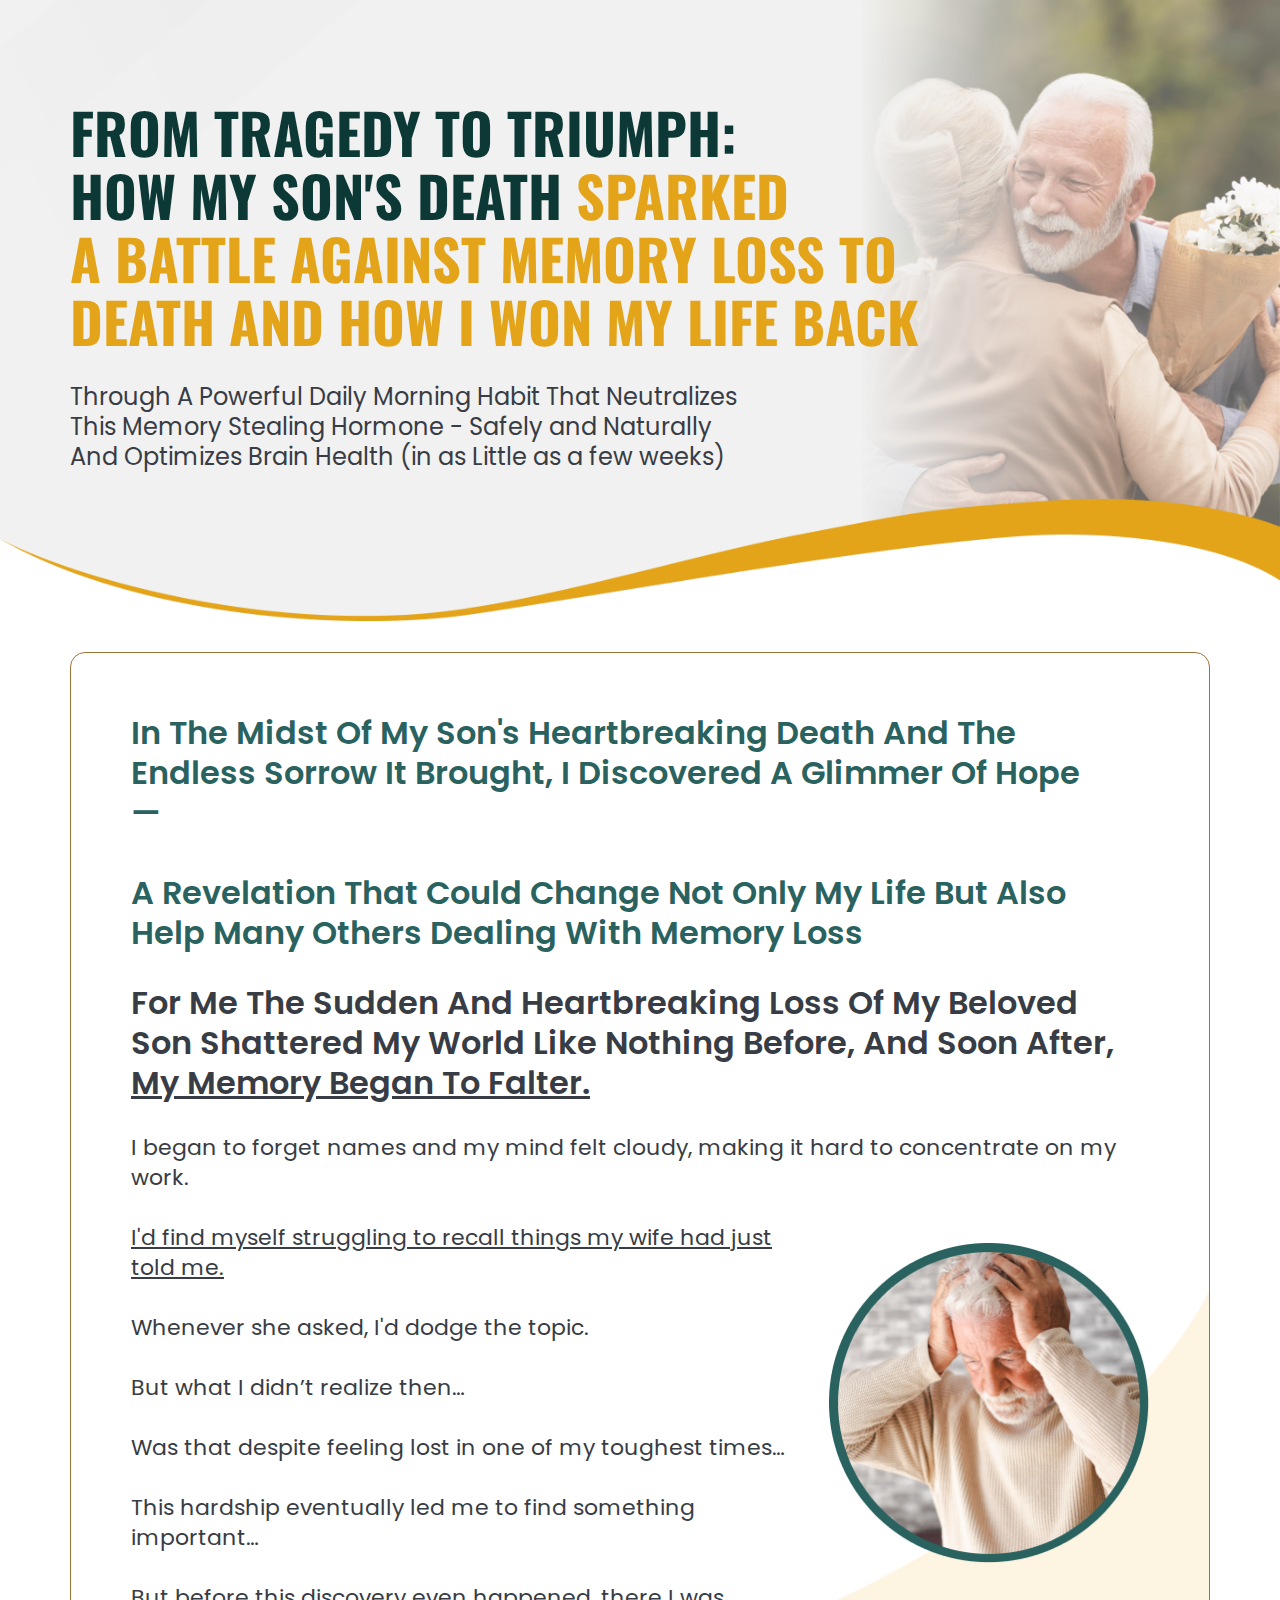
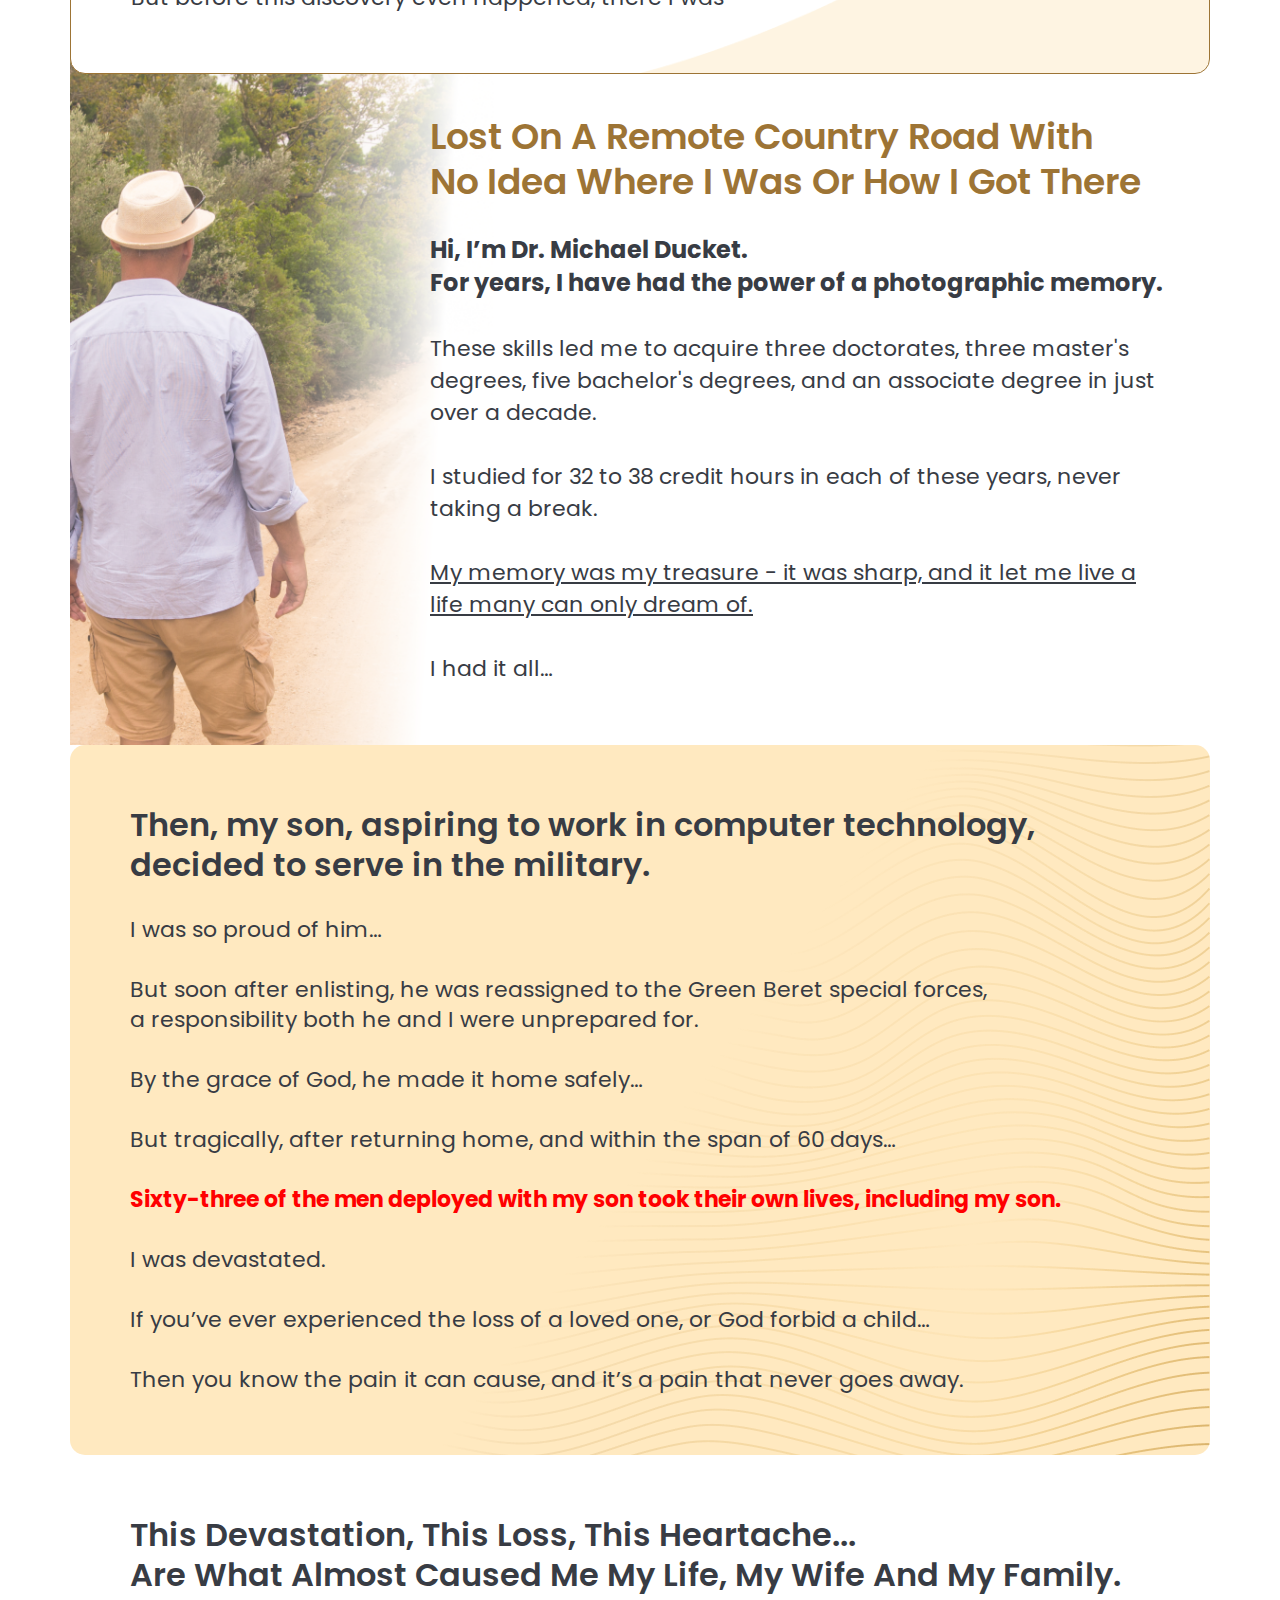
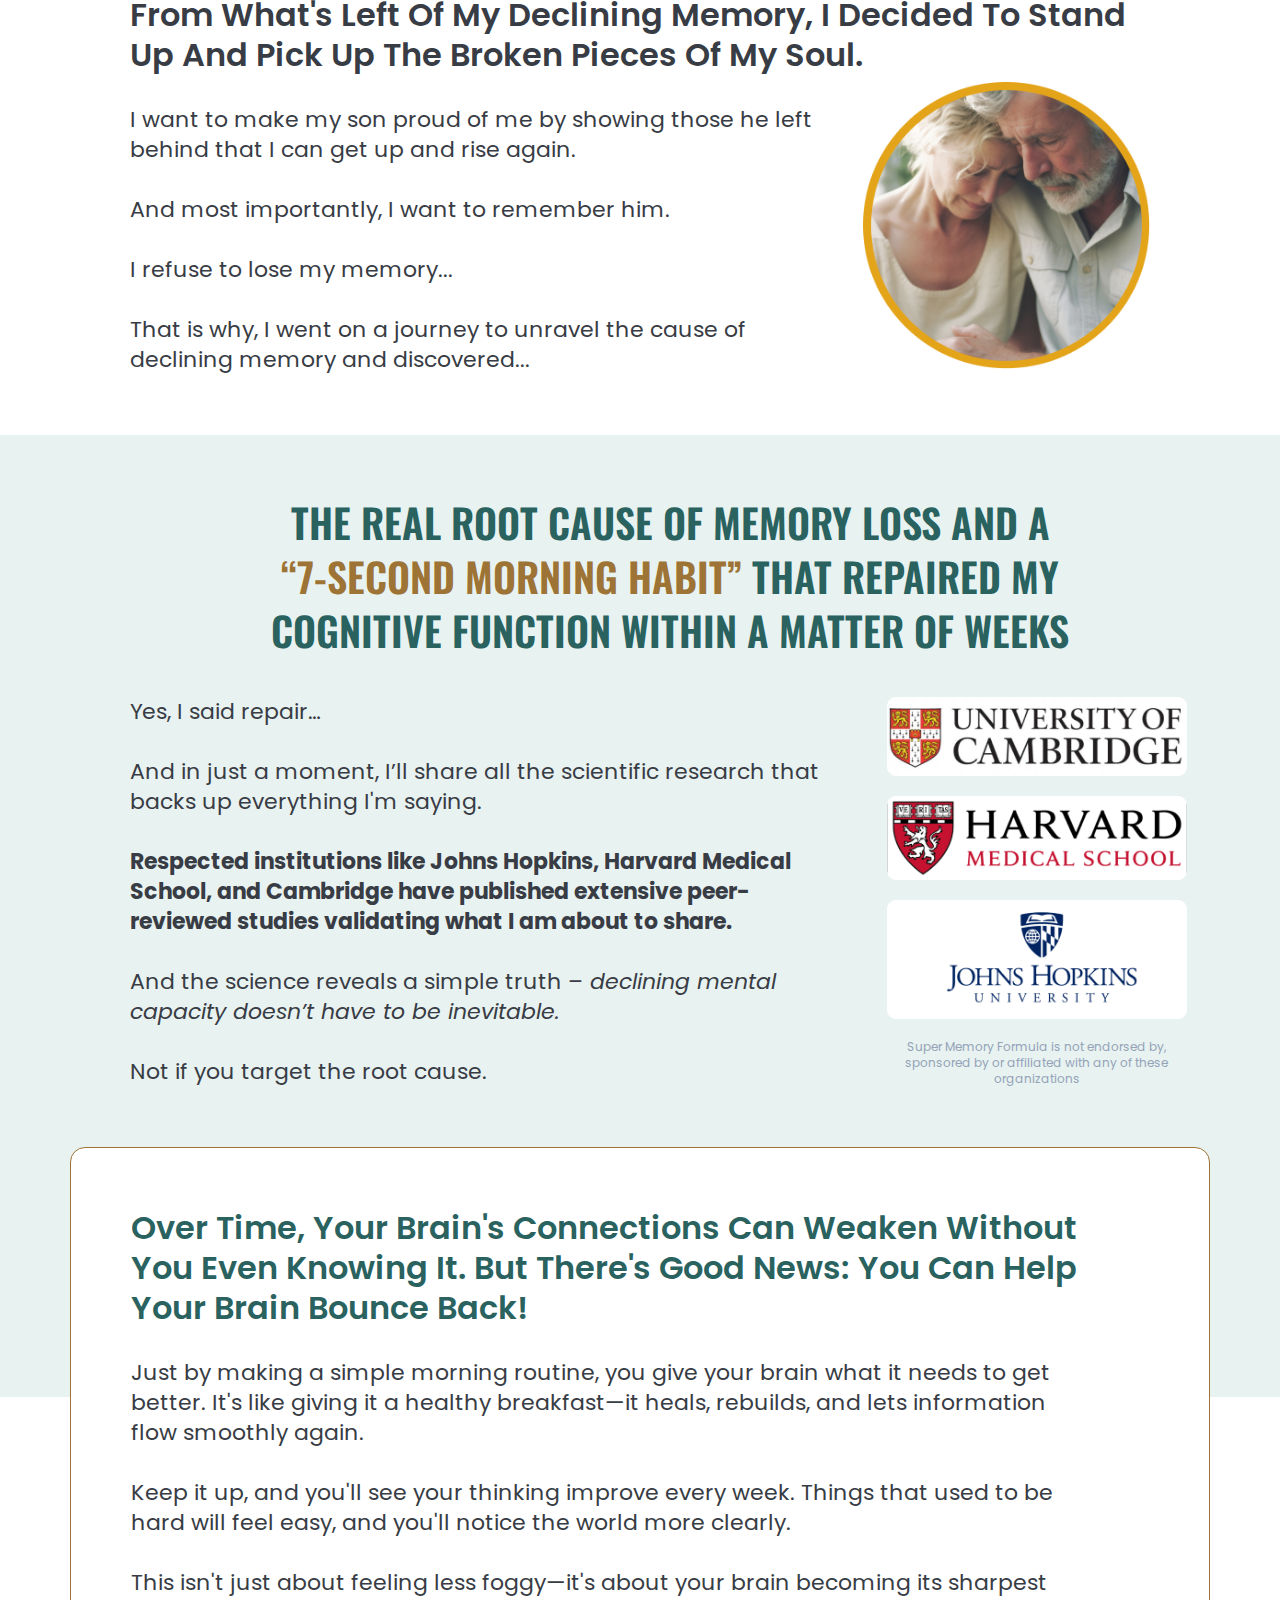
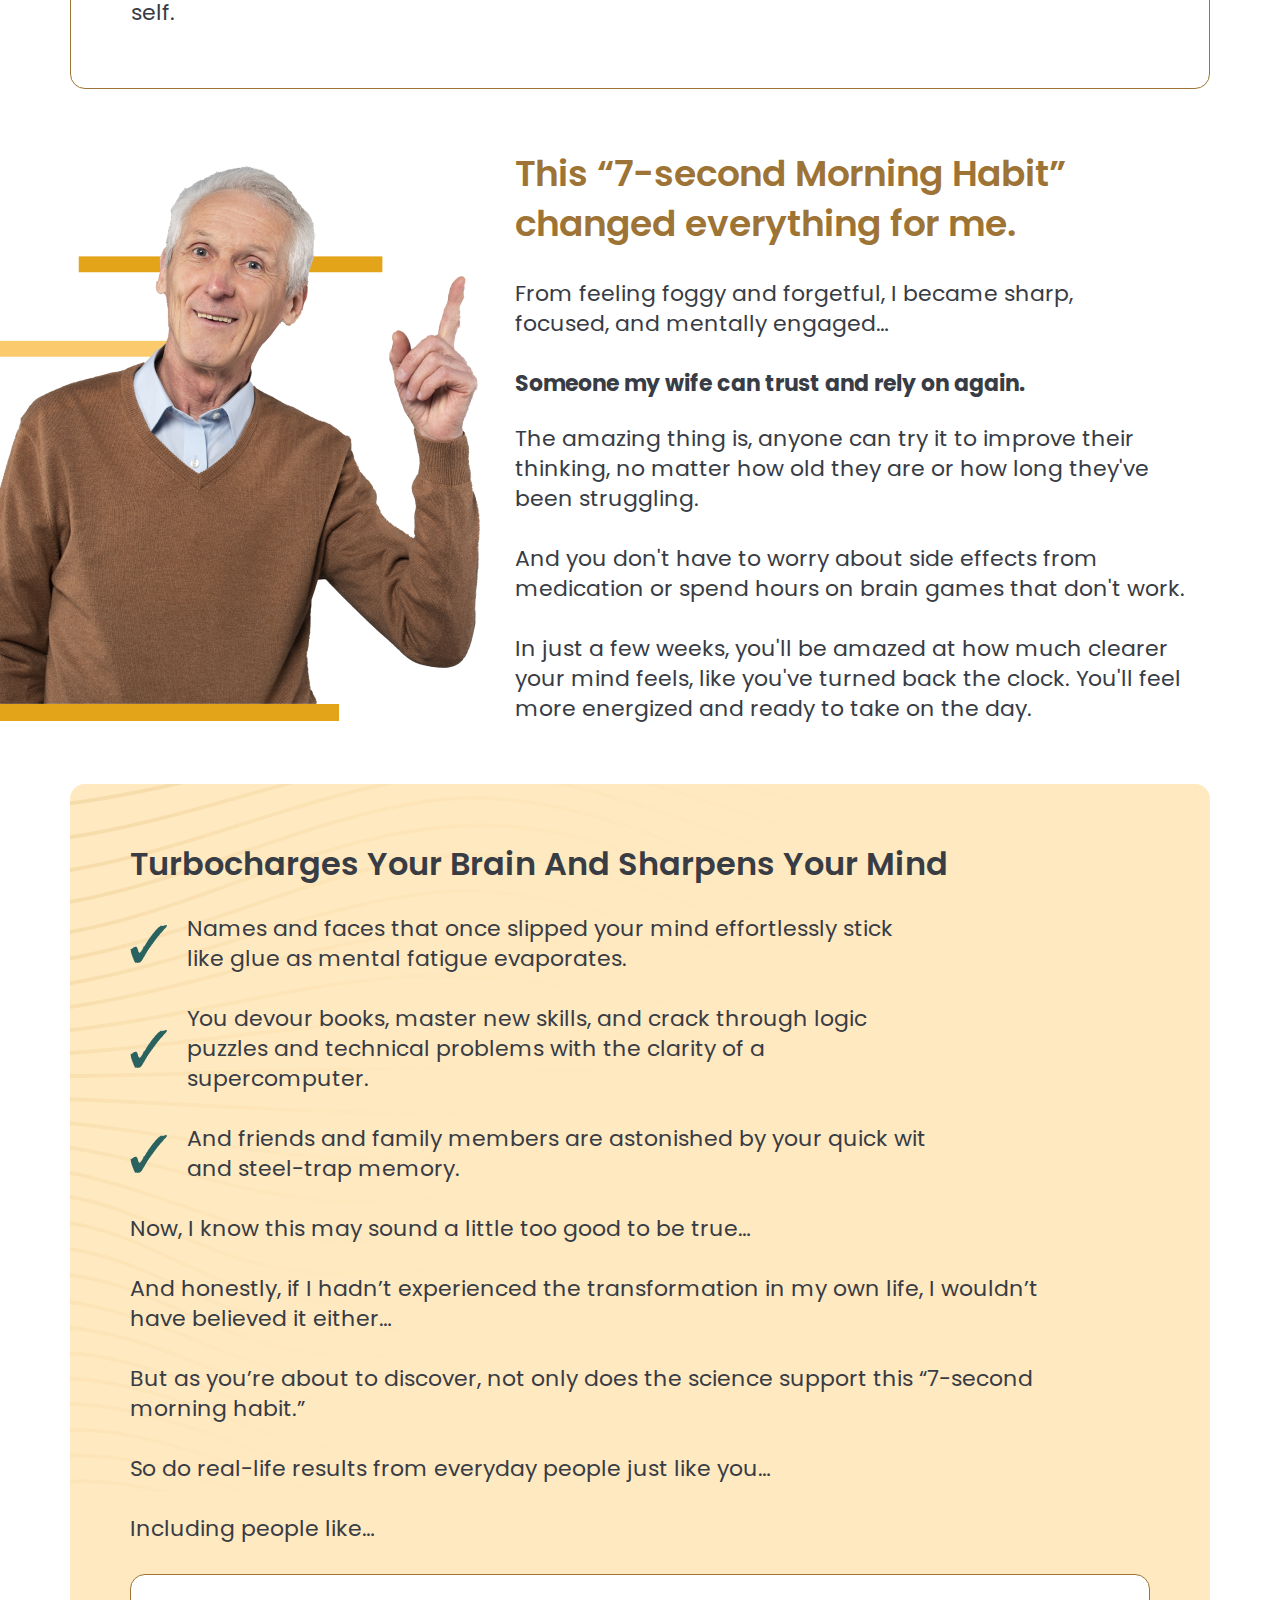
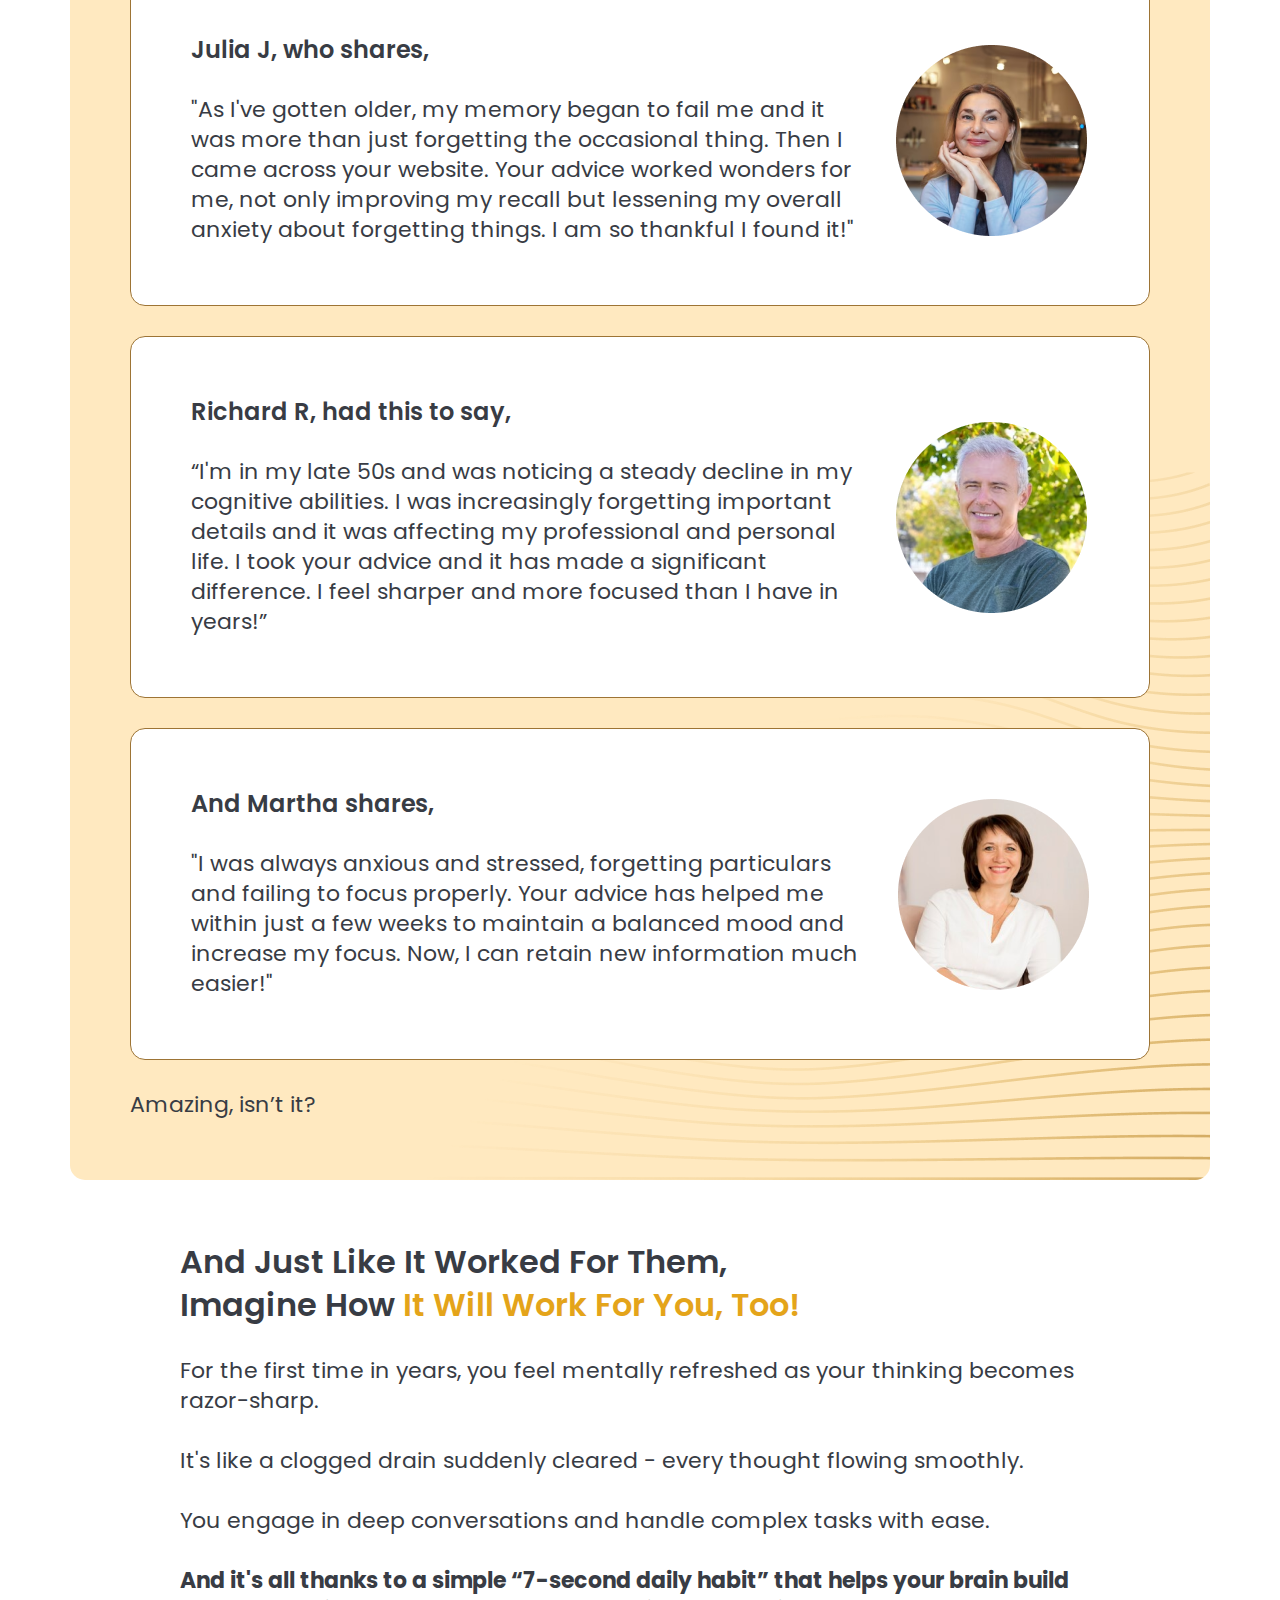
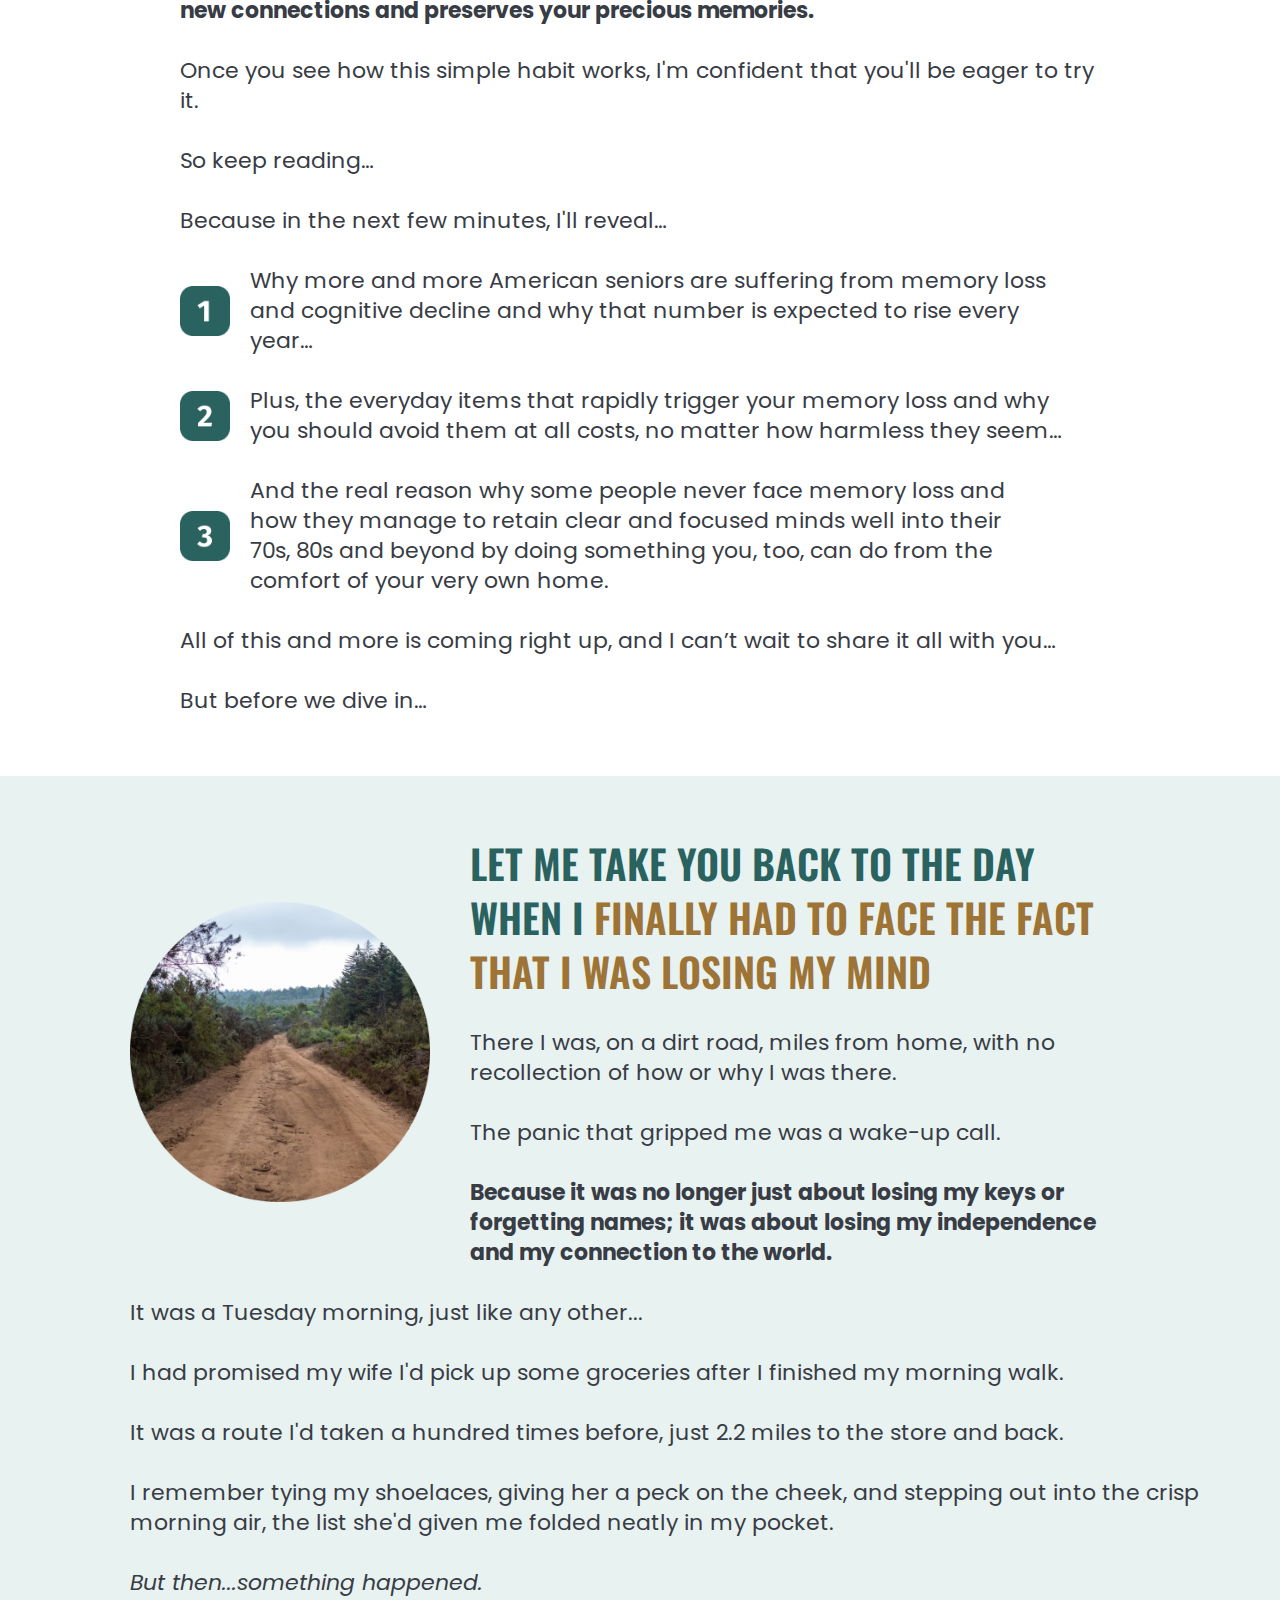
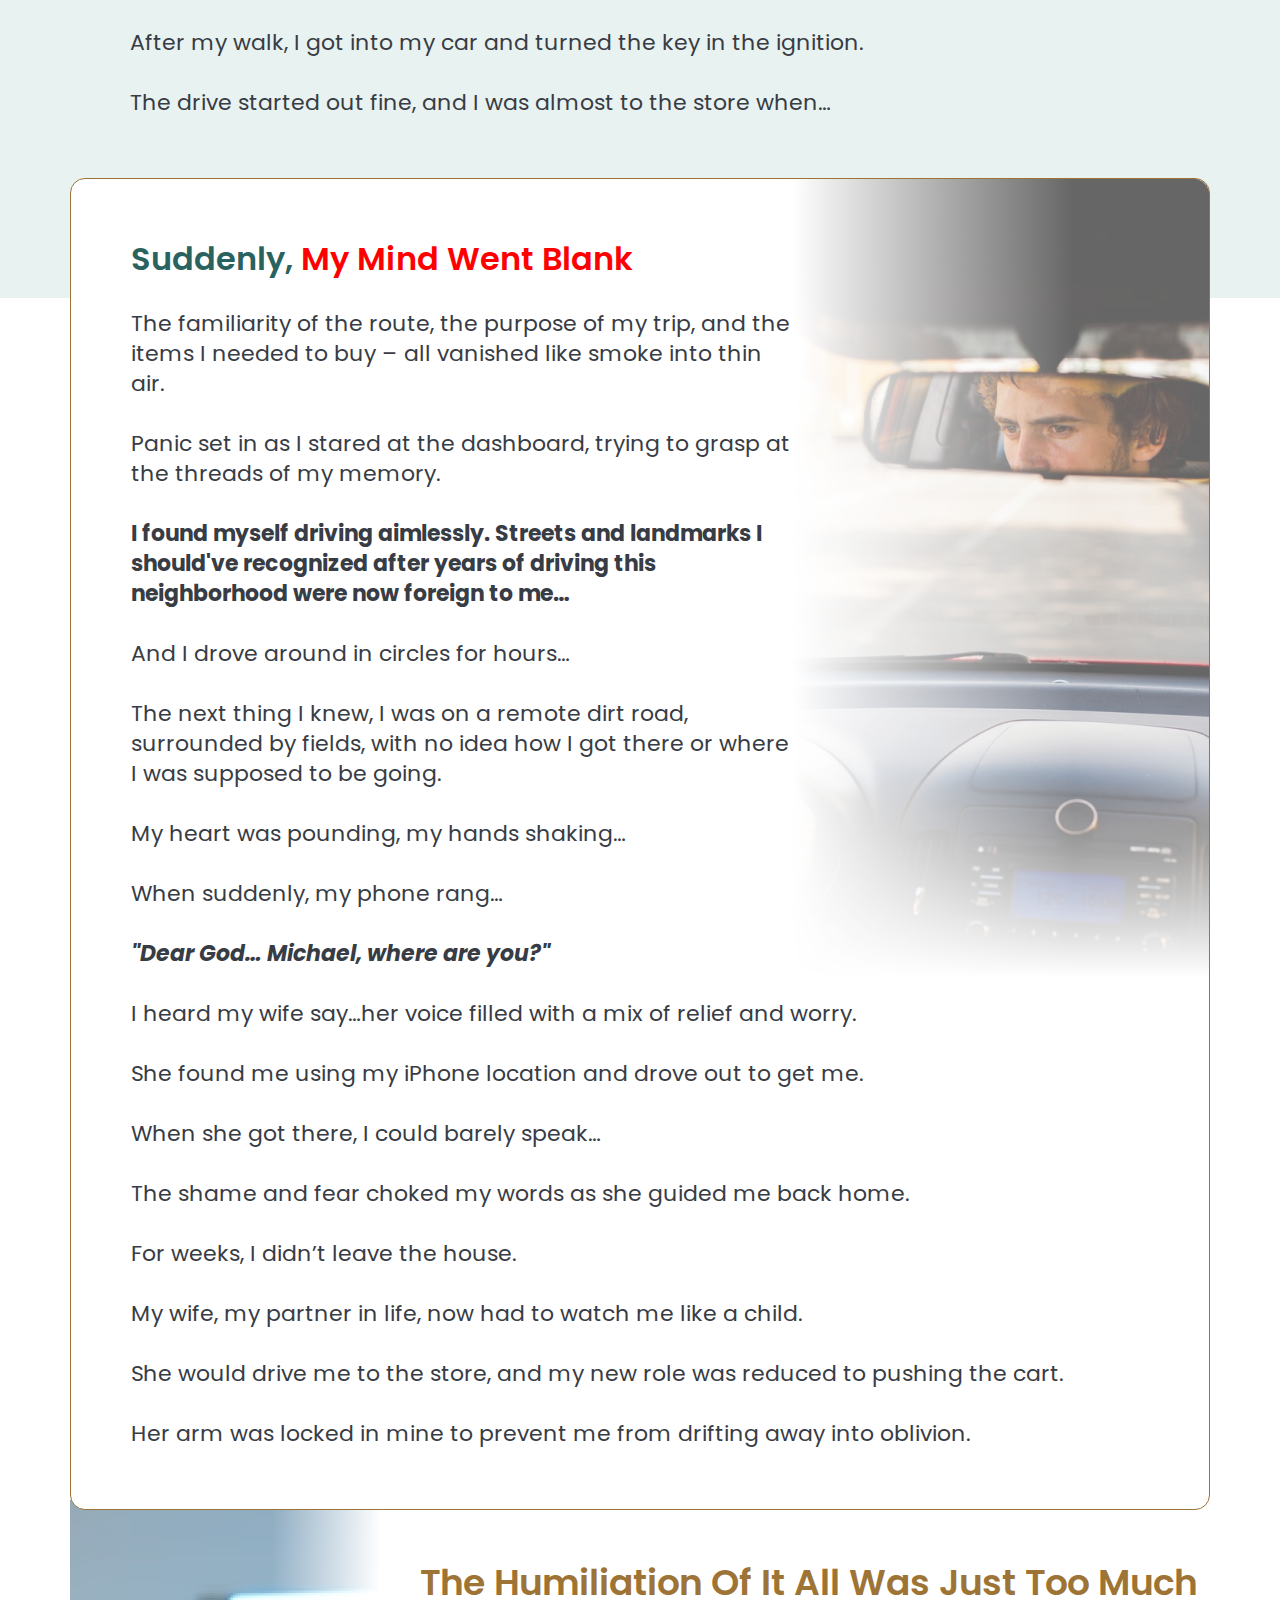
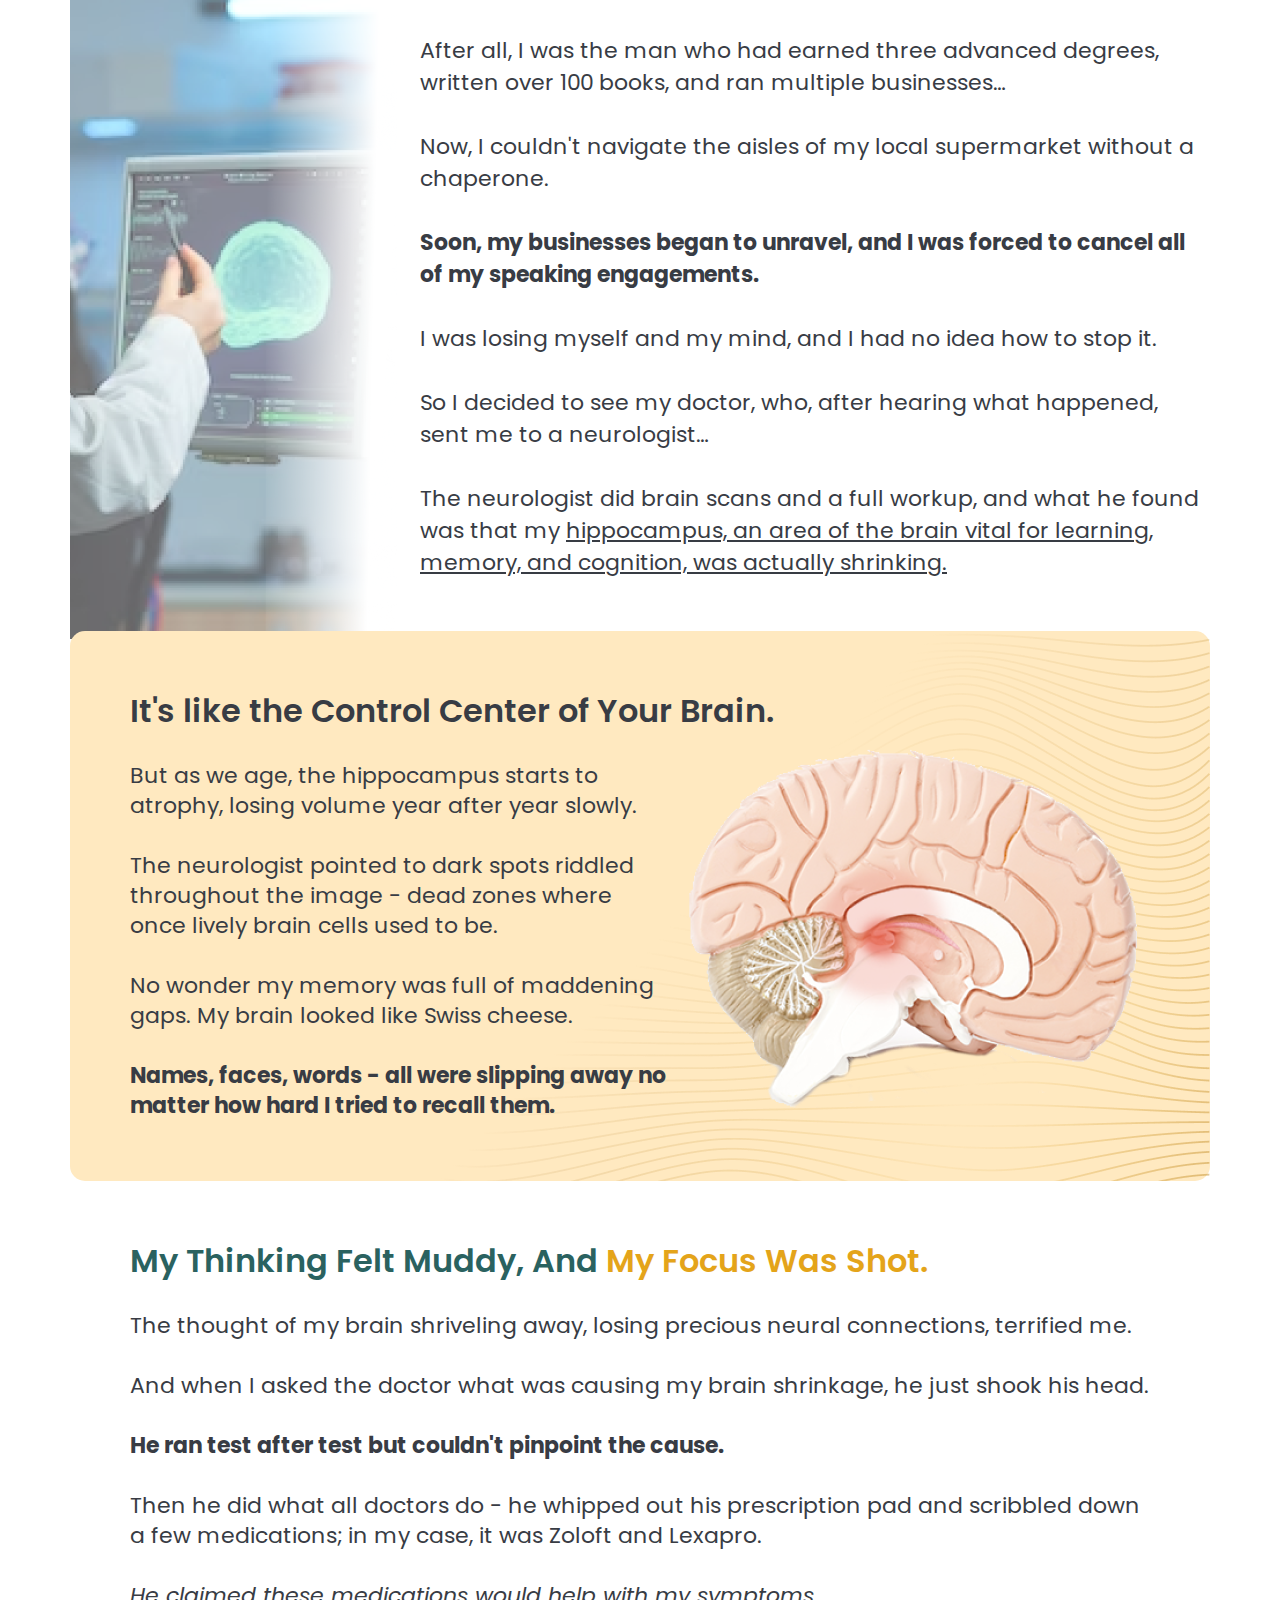
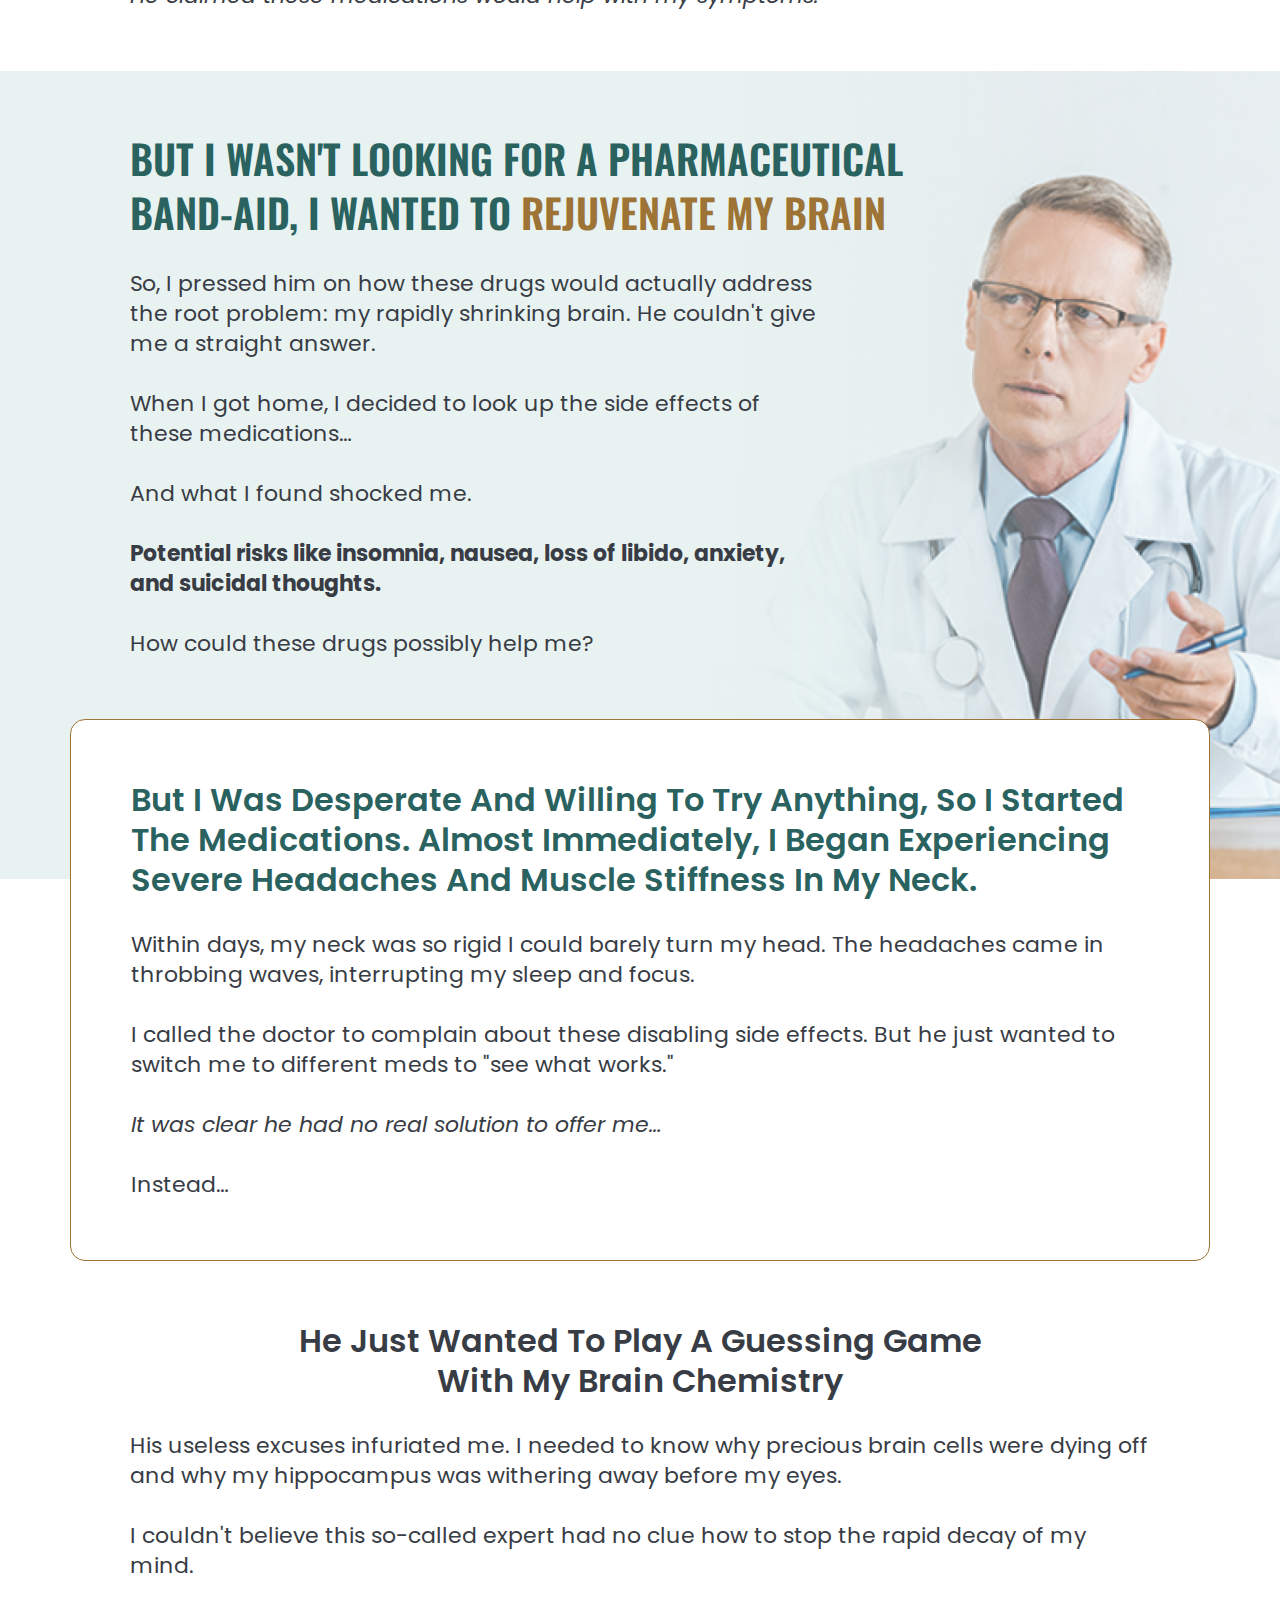
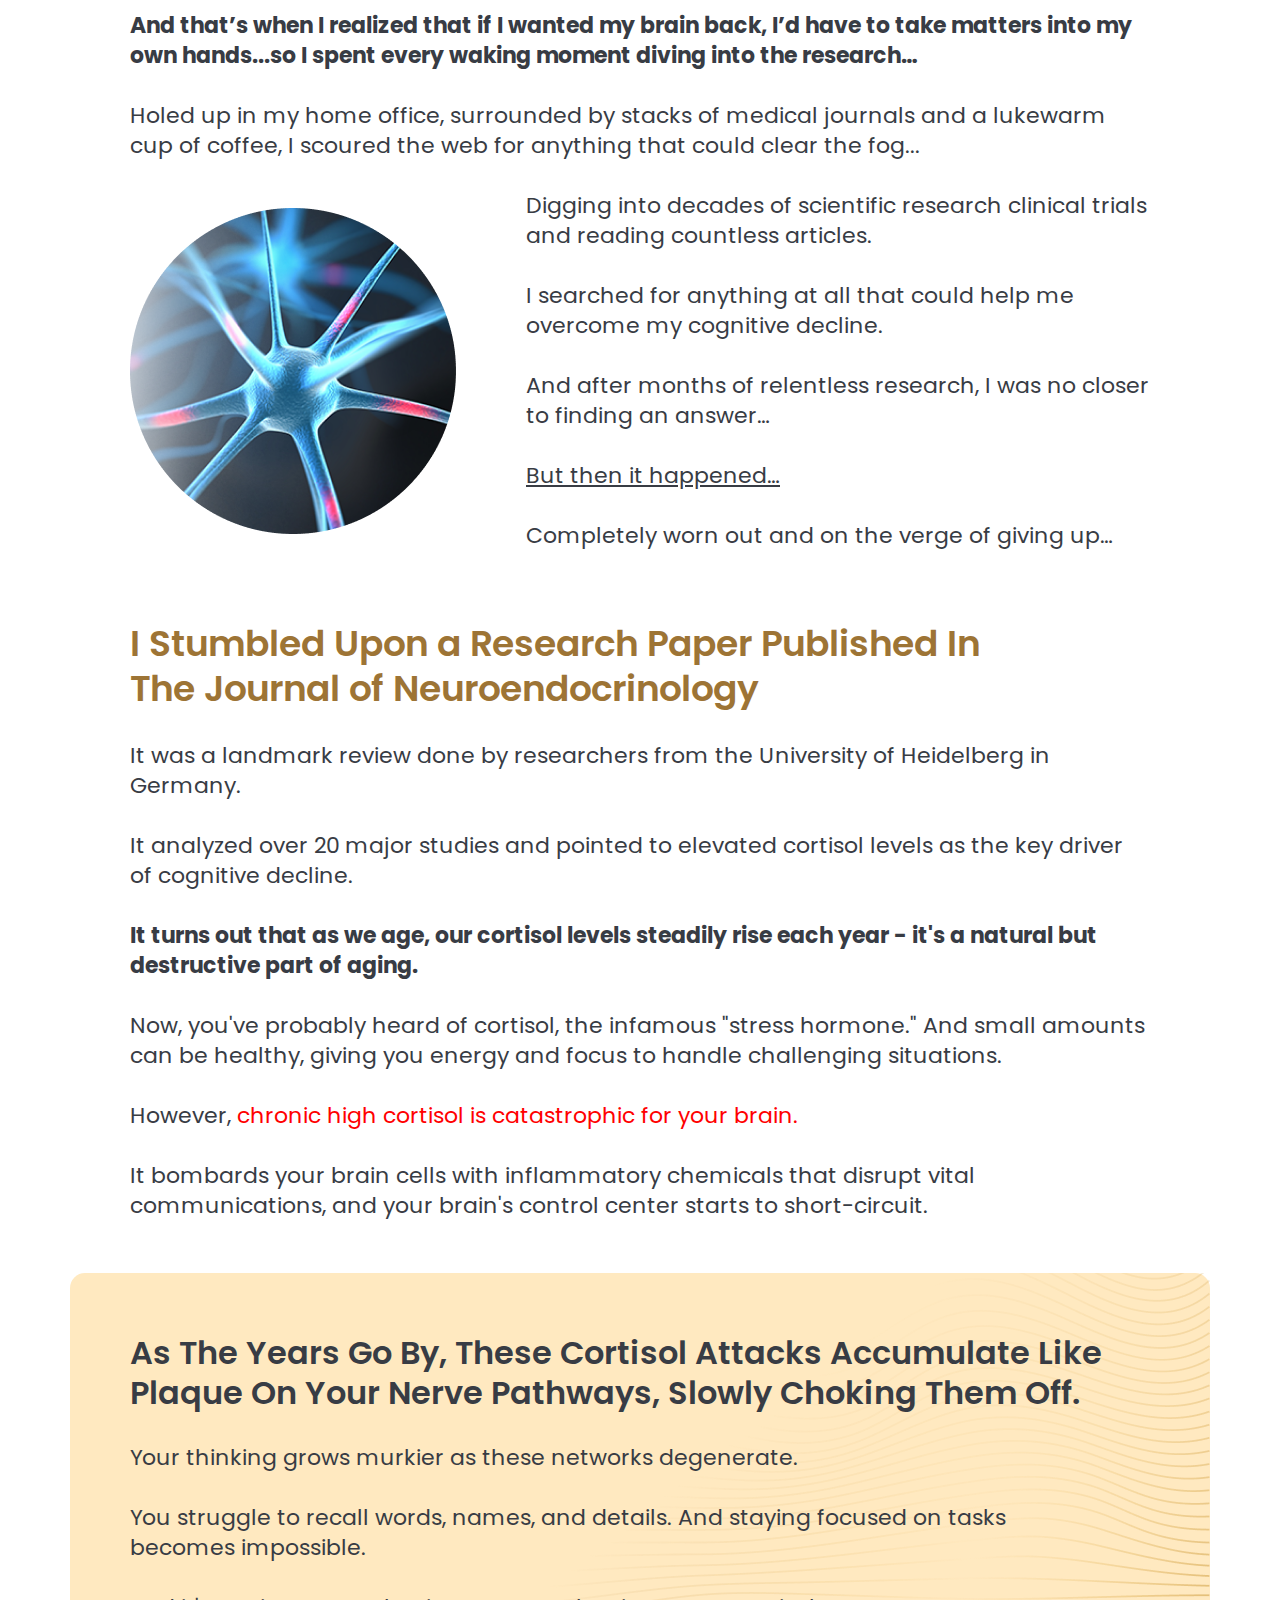
<file: public/tsl-v3.html>
<!DOCTYPE html>
<html>
	<head>
		<meta charset="UTF-8" />
		<meta name="viewport" content="width=device-width, initial-scale=1.0" />
        <!-- Meta Tags -->
        <meta property="og:type" content="Website" />
        <meta property="og:title" content="Super Memory Formula" />
        <meta property="og:image" content="" />
        <meta property="og:image:alt" content="" />
        <meta property="og:description" content="This is a website description for the search engine" />
        <meta property="og:url" content="" />
        <meta property="og:site_name" content="">
        <meta name="twitter:card" content="summary_large_image" />

		<title>Super Memory Formula</title>

		<link rel="preconnect" href="https://fonts.googleapis.com" />
		<link rel="preconnect" href="https://fonts.gstatic.com" crossorigin />
		<link href="https://fonts.googleapis.com/css2?family=Inter:wght@100;200;300;400;500;600;700;800;900&family=Merriweather:ital,wght@0,300;0,400;0,700;0,900;1,300;1,400;1,700;1,900&family=Nunito+Sans:ital,opsz,wght@0,6..12,400;0,6..12,500;0,6..12,600;0,6..12,700;0,6..12,800;0,6..12,900;0,6..12,1000;1,6..12,400;1,6..12,500;1,6..12,600;1,6..12,700;1,6..12,800;1,6..12,900;1,6..12,1000&family=Nunito:ital,wght@0,200;0,300;0,400;0,500;0,600;0,700;0,800;0,900;0,1000;1,200;1,300;1,400;1,500;1,600;1,700;1,800;1,900;1,1000&family=Open+Sans:ital,wght@0,300;0,400;0,500;0,600;0,700;0,800;1,300;1,400;1,500;1,600;1,700;1,800&family=Roboto:ital,wght@0,300;0,400;0,500;0,700;0,900;1,100;1,300;1,400;1,500;1,700;1,900&family=Work+Sans:ital,wght@0,300;0,400;0,500;0,600;0,700;0,800;0,900;1,300;1,400;1,500;1,600;1,700;1,800;1,900&display=swap" rel="stylesheet"/>
		<link href="https://fonts.googleapis.com/css2?family=Poppins:ital,wght@0,100;0,200;0,300;0,400;0,500;0,600;0,700;0,800;0,900;1,100;1,200;1,300;1,400;1,500;1,600;1,700;1,800;1,900&display=swap" rel="stylesheet">
		<link href="https://fonts.googleapis.com/css2?family=Oswald:wght@200..700&display=swap" rel="stylesheet">
		
		<link href="./assets/css/style.css?v=2.4" rel="stylesheet" />
	</head>
	<body class="overflow-x-hidden md:overflow-x-auto">
		<!--TODO-->
		<!-- HEADER -->
	<!-- <div class="px-0 header-derose "> -->
		<header class="">
			<section class="">
				<div class="md:hidden flex justify-center items-center md:mt-[0px] mt-[0px]">
					<img src="./assets/img/head-2.png" class="w-[100%]" alt="sect-1">
				</div>
				<div class="head-2 md:pb-[150px] md:p-[40px]  p-[20px] relative">
					<div class="md:max-w-[750px] xl:max-w-[1140px] md:ml-0 mx-0 xl:mx-auto ">
						<div class="md:mt-[0px] ">
							<!-- <div class="flex md:justify-start md:items-start justify-center items-center">
								<h2 class="text-custom-black-100 md:max-w-[900px] max-w-[289px] font-poppins md:text-start text-center md:text-[25px] xl:text-[30px] font-bold text-[20px] md:leading-[30px] xl:leading-[35px] leading-[25px] md:mt-[100px] mt-[0px]">
									ATTENTION: ANYONE EXPERIENCING MEMORY LOSS…
								</h2>
							</div> -->
							<h2 class=" md:text-[40px] xl:text-[56px] md:leading-[63px] xl:leading-[63px] md:text-start text-center text-custom-black-100 font-oswald md:max-w-[863px] font-bold text-[30px] leading-[40px] md:mt-[60px] mt-[20px]">
								<!-- Retired Doctor Reveals The Startling Truth About Memory Loss That Big Pharma Doesn’t Want You to Know… -->
								<!-- From Tragedy to Triumph: How My Son's Loss Sparked a Battle Against Memory Loss and How I Won my Life Back -->
								FROM TRAGEDY TO TRIUMPH:<br class="md:flex hidden"> HOW MY SON'S DEATH <span class="text-custom-yellow-100">SPARKED <br class="md:flex hidden">A BATTLE AGAINST MEMORY LOSS TO DEATH AND HOW I WON MY LIFE BACK</span>
							</h2>
						</div>
						<!-- <div class="flex md:justify-start md:items-start justify-center items-center">
							<h2 class="text-custom-black-101 font-poppins md:text-start text-center md:text-[25px] xl:text-[30px] md:max-w-[900px] max-w-[289px] text-[18px] md:leading-[30px] xl:leading-[35px] leading-[22px] md:mt-[30px] mt-[20px]">
								…A Rogue Hormone That Attacks Your Brain Cells
							</h2>
						</div> -->
						<div class="flex md:justify-start md:items-start justify-center items-center">
							<h2 class="text-custom-black-101 font-poppins md:text-start text-center md:text-[20px] xl:text-[24px] md:max-w-[717px] max-w-[332px] text-[18px] md:leading-[26px] xl:leading-[30px] leading-[22px] md:mt-[30px] mt-[20px]">
								Through A Powerful Daily Morning Habit That Neutralizes This Memory Stealing Hormone - Safely and Naturally <br class="md:flex hidden">And Optimizes Brain Health (in as Little as a few weeks)
							</h2>
						</div>
					</div>
				</div>
			</section>
		</header>
		<!-- <section>
			<div class=" md:px-[0px] px-[20px] md:py-[0px] py-[20px] md:mt-[30px] mt-[-20px] ">
				<div class=" md:mx-auto md:max-w-[1140px] l-1-border relative">
					<div class="s-1">
						<div class="md:p-[60px] p-[20px] ">
							<div class="flex flex-col md:flex-row items-center  md:gap-[20px] gap-[0px] ">
								<div class="md:mt-[-0px] mt-[0px] ">
									<div class="">
										<h2 class="font-poppins text-2xl text-custom-green-100 md:text-[32px] font-semibold md:leading-[40px] leading-8 ">"Dear God… Michael, where are you?"</h2>
									</div>
									<p class="text-custom-black-101 md:text-[22px] font-poppins mt-[20px] md:mt-[30px] md:max-w-[543px] text-[18px] md:leading-[30px] leading-6 ">
										My heart pounded like a drum in my chest…<br><br>
										As I watched my life, built on decades of education, knowledge, and experience, crumble right before my eyes…<br><br>
										Like a ship lost in a foggy sea…<br><br>
										I felt like the man I once was was slipping away…maybe for good this time.<br><br>
										Because there I was…<br><br>
									</p>
								</div>
								<div class="flex justify-center items-center">
									<img src="./assets/img/s-1.png" class="md:max-w-[388px] w-70" alt="sect-1">
								</div>
							</div>
						</div>
					</div>
				</div>
			</div>
		</section> -->
		<section>
			<div class=" md:px-[0px] px-[20px] md:py-[0px] py-[20px] md:mt-[30px] mt-[-20px] ">
				<div class=" md:mx-auto md:max-w-[1140px] l-1-border relative">
					<div class="s-1-v2">
						<div class="md:p-[60px] p-[20px] ">
							<div class="">
								<h2 class="font-poppins text-2xl text-custom-green-100 md:text-[32px] md:max-w-[973px] font-semibold md:leading-[40px] leading-8 ">In The Midst Of My Son's Heartbreaking Death And The Endless Sorrow It Brought, I Discovered A Glimmer Of Hope—<br><br>A Revelation That Could Change Not Only My Life But Also Help Many Others Dealing With Memory Loss</h2>
							</div>
							<div class="">
								<h2 class="font-poppins text-2xl mt-[20px] md:mt-[30px] text-custom-black-101 md:text-[32px] md:max-w-[984px] font-semibold md:leading-[40px] leading-8 ">For Me The Sudden And Heartbreaking Loss Of My Beloved Son Shattered My World Like Nothing Before, And Soon After, <u>My Memory Began To Falter.</u></h2>
							</div>
							<p class="text-custom-black-101 md:text-[22px] font-poppins mt-[20px] md:mt-[30px] md:max-w-[1080px] text-[18px] md:leading-[30px] leading-6 ">
								I began to forget names and my mind felt cloudy, making it hard to concentrate on my work.
							</p>
							<div class="flex flex-col md:flex-row items-center  md:gap-[20px] gap-[0px] ">
								<div class="md:mt-[-0px] mt-[0px] ">
									<p class="text-custom-black-101 md:text-[22px] font-poppins mt-[20px] md:mt-[30px] md:max-w-[px] text-[18px] md:leading-[30px] leading-6 ">
										<u>I'd find myself struggling to recall things my wife had just told me.</u><br><br>
										Whenever she asked, I'd dodge the topic.<br><br>
										But what I didn’t realize then…<br><br>
										Was that despite feeling lost in one of my toughest times… <br><br>
										This hardship eventually led me to find something important… <br><br>
										But before this discovery even happened, there I was
									</p>
								</div>
								<div class="flex justify-center items-center md:mt-[0px] mt-[20px]">
									<img src="./assets/img/s1-v2.png" class="md:max-w-[320px] mtbrl-1300  md:mr-[-21px] md:ml-[-23px] md:mt-[40px] md:mb-[-40px] w-70" alt="sect-1">
								</div>
							</div>
						</div>
					</div>
				</div>
			</div>
		</section>
		<section>
			<div class=" md:px-[0px] px-[20px] md:py-[0px] py-[20px] mt-[-20px] ">
				<div class=" md:mx-auto md:max-w-[1140px] s-2-bg-v2 ">
					<div class="md:mt-[-10px]">
						<div class="">
							<div class="md:py-[60px] md:ml-auto p-[0px] md:max-w-[780px]">
								<h2 class="font-poppins text-2xl text-custom-yellow-101  md:text-[36px] font-semibold md:leading-[45px] leading-[35px] md:max-w-[724px]">Lost On A Remote Country Road With No Idea Where I Was Or How I Got There</h2>
								<div class="flex">
									<p class="text-custom-black-101 md:text-[22px] md:max-w-[742px] font-poppins   text-[18px] md:leading-8 leading-6 md:mt-[30px] mt-[20px] ">
										<span class="font-bold md:text-[24px]">Hi, I’m Dr. Michael Ducket.<br class="md:flex hidden"> For years, I have had the power of a photographic memory. <br><br></span>
										These skills led me to acquire three doctorates, three master's degrees, five bachelor's degrees, and an associate degree in just over a decade. <br><br>
										I studied for 32 to 38 credit hours in each of these years, never taking a break. <br><br>
										<u>My memory was my treasure - it was sharp, and it let me live a life many can only dream of.<br><br></u>
										I had it all…
									</p>
								</div>
							</div>
						</div>
					</div>
				</div>
			</div>
		</section>
		<section>
			<div class="md:px-[0px] px-[20px] md:py-[0px] py-[20px] md:mt-[0px] mt-[-20px] ">
				<div class=" md:mx-auto md:max-w-[1140px] s-3-bg">
					<div class="s-3-bg-1">
						<div class="md:p-[60px] p-[20px]">
							<div class="md:gap-[40px] gap-[10px]">
								<div class="">
									<div class="">
										<h2 class="font-poppins text-2xl text-custom-black-101 md:text-[32px] font-semibold md:leading-[40px] leading-8 ">Then, my son, aspiring to work in computer technology, decided to serve in the military. </h2>
									</div>
									<p class="text-custom-black-101 md:text-[22px] font-poppins mt-[20px] md:mt-[30px] md:max-w-[960px] text-[18px] md:leading-[30px] leading-6 ">
										I was so proud of him…<br><br>
										But soon after enlisting, he was reassigned to the Green Beret special forces,<br class="md:flex hidden"> a responsibility both he and I were unprepared for. <br><br>
										By the grace of God, he made it home safely…<br><br>
										But tragically, after returning home, and within the span of 60 days…<br><br>
										<span class="text-custom-red-101 font-bold">Sixty-three of the men deployed with my son took their own lives, including my son.</span><br><br>
										I was devastated.<br><br>
										If you’ve ever experienced the loss of a loved one, or God forbid a child…<br><br>
										Then you know the pain it can cause, and it’s a pain that never goes away.
									</p>
								</div>
							</div>
						</div>
					</div>
				</div>
			</div>
		</section>
		<!-- <section>
			<div class="md:px-[0px] px-[20px] md:py-[0px] py-[20px] md:mt-[0px] mt-[-20px] ">
				<div class=" md:mx-auto md:max-w-[1140px] ">
					<div class="">
						<div class="md:p-[60px] p-[0px]">
							<div class="md:gap-[40px] gap-[10px]">
								<div class="">
									<div class="">
										<h2 class="font-poppins text-2xl text-custom-black-101 md:text-[32px] font-semibold md:leading-[40px] md:max-w-[884px] leading-8 ">My Son's Tragic Departure Sent Shock Waves Through My Life, And Soon After, <u>My Memory Began To Falter.</u>  </h2>
									</div>
									<p class="text-custom-black-101 md:text-[22px] font-poppins mt-[20px] md:mt-[30px] md:max-w-[1080px] text-[18px] md:leading-[30px] leading-6 ">
										I started forgetting names, <i>my thoughts began to fog up, and I couldn't focus on my work.</i><br><br>
										I'd find myself <span class="underline">unable to remember something my wife said just moments earlier.</span><br><br>
										Then quickly changed the topic anytime my wife confronted me about it.<br><br>
										But what I didn’t know at the time…<br><br>
										Was that even though this was by far one of the darkest moments of my life…<br><br>
										This tragedy led me to discover…
									</p>
								</div>
							</div>
						</div>
					</div>
				</div>
			</div>
		</section> -->
		<section>
			<div class="md:px-[0px] px-[20px] md:py-[0px] py-[20px] md:mt-[0px] mt-[-20px] ">
				<div class=" md:mx-auto md:max-w-[1140px] ">
					<div class="">
						<div class="md:p-[60px] p-[0px]">
							<div class="md:gap-[40px] gap-[10px]">
								<div class="">
									<h2 class="font-poppins text-2xl text-custom-black-101 md:text-[32px] font-semibold md:leading-[40px] md:max-w-[1010px] leading-8 ">This Devastation, This Loss, This Heartache...<br class="md:flex hidden"> Are What Almost Caused Me My Life, My Wife And My Family.<br class="md:flex hidden"> From What's Left Of My Declining Memory, I Decided To Stand Up And Pick Up The Broken Pieces Of My Soul.  </h2>
								</div>
								<div class="flex flex-col md:flex-row items-center  md:gap-[20px] gap-[0px]">
									<p class="text-custom-black-101 md:text-[22px] font-poppins mt-[20px] md:mt-[30px] md:max-w-[1080px] text-[18px] md:leading-[30px] leading-6 ">
										I want to make my son proud of me by showing those he left behind that I can get up and rise again.<br><br>
										And most importantly, I want to remember him. <br><br>
										I refuse to lose my memory... <br><br>
										That is why, I went on a journey to unravel the cause of declining memory and discovered...
									</p>
									<div class="flex justify-center items-center md:mt-[0px] mt-[20px]">
										<img src="./assets/img/s2-v2.png" class="md:max-w-[287px] mtbrl-1300  md:mr-[-21px] md:ml-[-23px] md:mt-[30px] md:mb-[-20px] w-70" alt="sect-1">
									</div>
								</div>
							</div>
						</div>
					</div>
				</div>
			</div>
		</section>
		<section>
			<div class=" md:px-[0px] px-[20px] md:py-[0px] py-[20px] bg-custom-green-101 md:pb-[250px] pb-[250px]">
				<div class=" md:mx-auto md:max-w-[1140px]">
					<div class="">
						<div class="md:pl-[60px] md:py-[60px] p-[0px]">
							<div class="flex justify-center items-center">
								<h2 class="font-oswald text-2xl text-custom-green-100 md:text-[40px] text-center font-semibold md:leading-[54px] leading-8 md:max-w-[810px]">
									<!-- The Real Root Cause Of Memory Loss And A “7-Second Morning Habit” That Restored My Cognitive Function Within a Matter of Weeks -->
									THE REAL ROOT CAUSE OF MEMORY LOSS AND A <span class="text-custom-yellow-101">“7-SECOND MORNING HABIT”</span> THAT REPAIRED MY COGNITIVE FUNCTION WITHIN A MATTER OF WEEKS
								</h2>
							</div>
							<div class="flex flex-col-reverse md:flex-row items-center mt-[20px] md:mt-[40px] md:gap-[40px] gap-[10px]">
								<div class="md:mt-[-0px] mt-[0px]">
									<p class="text-custom-black-101 md:text-[22px] font-poppins  md:max-w-[704px] text-[18px] md:leading-[30px] leading-6 ">
										Yes, I said repair…<br><br>
										And in just a moment, I’ll share all the scientific research that backs up everything I'm saying.<br><br>
										<span class="font-bold">Respected institutions like Johns Hopkins, Harvard Medical School, and Cambridge have published extensive peer-reviewed studies validating what I am about to share.</span><br><br>
										And the science reveals a simple truth – <i>declining mental capacity doesn’t have to be inevitable.</i> <br><br>
										Not if you target the root cause.
									</p>
								</div>
								<div class=" flex flex-col justify-center items-center md:gap-[20px] gap-[15px]">
									<div class="flex md:flex-col flex-row md:gap-[20px] gap-[10px]"><img src="./assets/img/s-6-1.png" class="md:max-w-[300px] max-w-[140px] w-70 wp-100" alt="sect-1">
									<img src="./assets/img/s-6-2.png" class="md:max-w-[300px] max-w-[140px] w-70 wp-100" alt="sect-1">
									<img src="./assets/img/s-6-3.png" class="md:max-w-[300px] max-w-[140px] w-70 wp-100" alt="sect-1"></div>
									<p class="w-[325px] text-center text-slate-400 text-xs font-normal font-poppins">Super Memory Formula is not endorsed by, sponsored by or affiliated with any of these organizations</p>
								</div>
							</div>
						</div>
					</div>
				</div>
			</div>
		</section>
		<!-- <section>
			<div class=" md:px-[0px] px-[20px] md:py-[0px] py-[20px]  md:mt-[-250px] mt-[-250px] ">
				<div class=" md:mx-auto md:max-w-[1140px]">
					<div class="l-1-border  relative">
						<div class="md:p-[60px] p-[20px] ">
							<div class="">
								<div class="md:mt-[-0px] mt-[0px]">
									<div class="">
										<h2 class="font-poppins text-2xl text-custom-green-100 md:text-[32px] font-semibold md:leading-[40px] md:max-w-[884px] leading-8 ">Years of unseen damage slowly wither delicate neural connections. However it is possible to revitalize those weakened cells and regain cognition</h2>
									</div>
									<p class="text-custom-black-101 md:text-[22px] font-poppins mt-[14px] md:mt-[30px] md:max-w-[960px] text-[18px] md:leading-[30px] leading-6 ">
										This morning habit gives your brain what it craves to regain peak cognition. Tissues heal, connections rebuild, and information flows freely once again.<br><br>
										With regular use, you’ll notice your thinking getting sharper week by week. Complex concepts become effortless, and your perceptions feel razor-sharp.<br><br>
										It’s more than just clearing brain fog.
									</p>
								</div>
							</div>
						</div>
					</div>
				</div>
			</div>
		</section> -->
		<section>
			<div class=" md:px-[0px] px-[20px] md:py-[0px] py-[20px]  md:mt-[-250px] mt-[-250px] ">
				<div class=" md:mx-auto md:max-w-[1140px]">
					<div class="l-1-border  relative">
						<div class="md:p-[60px] p-[20px] ">
							<div class="">
								<div class="md:mt-[-0px] mt-[0px]">
									<div class="">
										<h2 class="font-poppins text-2xl text-custom-green-100 md:text-[32px] font-semibold md:leading-[40px] md:max-w-[961px] leading-8 ">Over Time, Your Brain's Connections Can Weaken Without You Even Knowing It. But There's Good News: You Can Help Your Brain Bounce Back!</h2>
									</div>
									<p class="text-custom-black-101 md:text-[22px] font-poppins mt-[14px] md:mt-[30px] md:max-w-[960px] text-[18px] md:leading-[30px] leading-6 ">
										Just by making a simple morning routine, you give your brain what it needs to get better. It's like giving it a healthy breakfast—it heals, rebuilds, and lets information flow smoothly again.<br><br>
										Keep it up, and you'll see your thinking improve every week. Things that used to be hard will feel easy, and you'll notice the world more clearly.<br><br>
										This isn't just about feeling less foggy—it's about your brain becoming its sharpest self.
									</p>
								</div>
							</div>
						</div>
					</div>
				</div>
			</div>
		</section>
		<section>
			<div class=" md:px-[0px] px-[20px] md:py-[0px] py-[20px]  md:mt-[0px] mt-[-2px]">
				<div class=" md:mx-auto md:max-w-[1140px]">
					<div class="">
						<div class=" md:py-[60px] p-[0px]">
							<div class="flex flex-col-reverse md:flex-row md:gap-[20px] gap-[10px]">
								<div class=" flex justify-center items-center ">
									<img src="./assets/img/s7-v2.png" class="md:max-w-[580px] w-70 md:mt-[-55px] md:ml-[-147px]" alt="sect-1">
								</div>
								<div class="md:mt-[-0px] mt-[0px]">
									<h2 class="font-poppins text-2xl text-custom-yellow-101  md:text-[36px] font-semibold md:leading-[50px] leading-[35px] md:max-w-[724px]">This “7-second Morning Habit” changed everything for me.</h2>
									<p class="text-custom-black-101 md:text-[22px] font-poppins mt-[20px] md:mt-[30px] md:max-w-[643px] text-[18px] md:leading-[30px] leading-6 ">
										From feeling foggy and forgetful, I became sharp, focused, and mentally engaged…<br><br>
										<b>Someone my wife can trust and rely on again.</b>
									</p>
									<p class="text-custom-black-101 md:text-[22px] font-poppins mt-[20px] md:mt-[25px] md:max-w-[695px] text-[18px] md:leading-[30px] leading-6 ">
										The amazing thing is, anyone can try it to improve their thinking, no matter how old they are or how long they've been struggling.<br><br>
										And you don't have to worry about side effects from medication or spend hours on brain games that don't work.<br><br>
										In just a few weeks, you'll be amazed at how much clearer your mind feels, like you've turned back the clock. You'll feel more energized and ready to take on the day.
									</p>
								</div>
							</div>
						</div>
					</div>
				</div>
			</div>
		</section>
		<section>
			<div class="md:px-[0px] px-[20px] md:py-[0px] py-[20px] md:mt-[0px] mt-[-20px] ">
				<div class=" md:mx-auto md:max-w-[1140px] s-3-bg">
					<div class="s-8-bg-1">
						<div class="md:p-[60px] p-[20px] s-8-bg-2">
							<div class="md:gap-[40px] gap-[10px]">
								<div class="">
									<div class="">
										<h2 class="font-poppins text-2xl text-custom-black-101 md:text-[32px] font-semibold md:leading-[40px] leading-8 ">Turbocharges Your Brain And Sharpens Your Mind</h2>
									</div>
									<div class="flex md:gap-[20px] gap-[20px] mt-[20px] md:mt-[30px]">
										<div class=" flex justify-center items-center ">
											<img src="./assets/img/g-check.png" class="md:max-w-[50px] max-w-[30px] " alt="sect-1">
										</div>
										<div>
											<p class="text-custom-black-101 md:text-[22px] font-poppins md:max-w-[740px] text-[18px] md:leading-[30px] leading-6 ">
												Names and faces that once slipped your mind effortlessly stick like glue as mental fatigue evaporates.
											</p>
										</div>
									</div>
									<div class="flex md:gap-[20px] gap-[20px] mt-[20px] md:mt-[30px]">
										<div class=" flex justify-center items-center ">
											<img src="./assets/img/g-check.png" class="md:max-w-[50px] max-w-[30px] " alt="sect-1">
										</div>
										<div>
											<p class="text-custom-black-101 md:text-[22px] font-poppins md:max-w-[754px] text-[18px] md:leading-[30px] leading-6 ">
												You devour books, master new skills, and crack through logic puzzles and technical problems with the clarity of a supercomputer.
											</p>
										</div>
									</div>
									<div class="flex  md:gap-[20px] gap-[20px] mt-[20px] md:mt-[30px]">
										<div class=" flex justify-center items-center ">
											<img src="./assets/img/g-check.png" class="md:max-w-[50px] max-w-[30px]" alt="sect-1">
										</div>
										<div>
											<p class="text-custom-black-101 md:text-[22px] font-poppins md:max-w-[754px] text-[18px] md:leading-[30px] leading-6 ">
												And friends and family members are astonished by your quick wit and steel-trap memory.
											</p>
										</div>
									</div>
									<p class="text-custom-black-101 md:text-[22px] font-poppins mt-[20px] md:mt-[30px] md:max-w-[968px] text-[18px] md:leading-[30px] leading-6 ">
										Now, I know this may sound a little too good to be true…<br><br>
										And honestly, if I hadn’t experienced the transformation in my own life, I wouldn’t have believed it either…<br><br>
										But as you’re about to discover, not only does the science support this “7-second morning habit.”<br><br>
										So do real-life results from everyday people just like you…<br><br>
										Including people like…
									</p>
									<div class="l-2-border mt-[20px] md:mt-[30px]">
										<div class="md:p-[60px] p-[20px]">
											<div class="flex flex-col-reverse md:flex-row items-center  md:gap-[30px] gap-[20px]">
												<div class="md:mt-[-0px] mt-[0px]">
													<div class="">
														<h2 class="font-poppins text-[20px] text-custom-black-101 md:text-[24px] font-semibold md:leading-[30px] leading-7 md:text-start text-center">Julia J, who shares,</h2>
													</div>
													<p class="text-custom-black-101 md:text-[22px] font-poppins mt-[20px] md:mt-[30px] md:max-w-[675px] text-[18px] md:leading-[30px] leading-6 ">
														"As I've gotten older, my memory began to fail me and it was more than just forgetting the occasional thing. Then I came across your website. Your advice worked wonders for me, not only improving my recall but lessening my overall anxiety about forgetting things. I am so thankful I found it!"
													</p>
												</div>
												<div class="flex justify-center items-center">
													<img src="./assets/img/s-9-1.png" class="md:max-w-[191px]" alt="sect-1">
												</div>
											</div>
										</div>
									</div>
									<div class="l-2-border mt-[20px] md:mt-[30px]">
										<div class="md:p-[60px] p-[20px]">
											<div class="flex flex-col-reverse md:flex-row items-center  md:gap-[30px] gap-[20px]">
												<div class="md:mt-[-0px] mt-[0px]">
													<div class="">
														<h2 class="font-poppins text-[20px] text-custom-black-101 md:text-[24px] font-semibold md:leading-[30px] md:text-start text-center leading-7 ">Richard R, had this to say,</h2>
													</div>
													<p class="text-custom-black-101 md:text-[22px] font-poppins mt-[20px] md:mt-[30px] md:max-w-[675px] text-[18px] md:leading-[30px] leading-6 ">
														“I'm in my late 50s and was noticing a steady decline in my cognitive abilities. I was increasingly forgetting important details and it was affecting my professional and personal life. I took your advice and it has made a significant difference. I feel sharper and more focused than I have in years!”
													</p>
												</div>
												<div class="flex justify-center items-center">
													<img src="./assets/img/s-9-2.png" class="md:max-w-[191px]" alt="sect-1">
												</div>
											</div>
										</div>
									</div>
									<div class="l-2-border mt-[20px] md:mt-[30px]">
										<div class="md:p-[60px] p-[20px]">
											<div class="flex flex-col-reverse md:flex-row items-center  md:gap-[30px] gap-[20px]">
												<div class="md:mt-[-0px] mt-[0px]">
													<div class="">
														<h2 class="font-poppins text-[20px] text-custom-black-101 md:text-[24px] font-semibold md:leading-[30px] leading-7 md:text-start text-center">And Martha shares,</h2>
													</div>
													<p class="text-custom-black-101 md:text-[22px] font-poppins mt-[20px] md:mt-[30px] md:max-w-[688px] text-[18px] md:leading-[30px] leading-6 ">
														"I was always anxious and stressed, forgetting particulars and failing to focus properly. Your advice has helped me within just a few weeks to maintain a balanced mood and increase my focus. Now, I can retain new information much easier!"
													</p>
												</div>
												<div class="flex justify-center items-center">
													<img src="./assets/img/s-9-3.png" class="md:max-w-[191px]" alt="sect-1">
												</div>
											</div>
										</div>
									</div>
									<p class="text-custom-black-101 md:text-[22px] font-poppins mt-[20px] md:mt-[30px] md:max-w-[968px] text-[18px] md:leading-[30px] leading-6 ">
										Amazing, isn’t it?
									</p>
								</div>
							</div>
						</div>
					</div>
				</div>
			</div>
		</section>
		<section>
			<div class="md:px-[0px] px-[20px] md:py-[0px] py-[20px] md:mt-[0px] mt-[-20px] ">
				<div class=" md:mx-auto md:max-w-[1140px] ">
					<div class="">
						<div class="md:p-[60px] p-[0px]">
							<div class="md:px-[50px]">
								<div class="">
									<div class="">
										<h2 class="font-poppins text-2xl text-custom-black-101 md:text-[32px] font-semibold md:leading-[43px] md:max-w-[884px] leading-8 md:block hidden">And Just Like It Worked For Them,<br>Imagine How <span class="text-custom-yellow-100">It Will Work For You, Too!</span></h2>
										<h2 class="font-poppins text-2xl text-custom-black-101 md:text-[32px] font-semibold md:leading-[43px] md:max-w-[884px] leading-8 md:hidden block">And Just Like It Worked For Them, Imagine How <span class="text-custom-yellow-100">It Will Work For You, Too!</span></h2>
									</div>
									<p class="text-custom-black-101 md:text-[22px] font-poppins mt-[20px] md:mt-[30px] md:max-w-[914px] text-[18px] md:leading-[30px] leading-6 ">
										For the first time in years, you feel mentally refreshed as your thinking becomes razor-sharp. <br><br>
										It's like a clogged drain suddenly cleared - every thought flowing smoothly.<br><br>
										You engage in deep conversations and handle complex tasks with ease. <br><br>
										<span class="font-bold">And it's all thanks to a simple “7-second daily habit” that helps your brain build new connections and preserves your precious memories.</span><br><br>
										Once you see how this simple habit works, I'm confident that you'll be eager to try it.<br><br>
										So keep reading…<br><br>
										Because in the next few minutes, I'll reveal…
									</p>
								</div>
								<div class="flex md:gap-[20px] gap-[20px] mt-[20px] md:mt-[30px]">
									<div class=" flex justify-center items-center ">
										<img src="./assets/img/1.png" class="md:max-w-[50px] max-w-[30px] " alt="sect-1">
									</div>
									<div>
										<p class="text-custom-black-101 md:text-[22px] font-poppins md:max-w-[837px] text-[18px] md:leading-[30px] leading-6 ">
											Why more and more American seniors are suffering from memory loss and cognitive decline and why that number is expected to rise every year…
										</p>
									</div>
								</div>
								<div class="flex md:gap-[20px] gap-[20px] mt-[20px] md:mt-[30px]">
									<div class=" flex justify-center items-center ">
										<img src="./assets/img/2.png" class="md:max-w-[50px] max-w-[30px] " alt="sect-1">
									</div>
									<div>
										<p class="text-custom-black-101 md:text-[22px] font-poppins md:max-w-[837px] text-[18px] md:leading-[30px] leading-6 ">
											Plus, the everyday items that rapidly trigger your memory loss and why you should avoid them at all costs, no matter how harmless they seem…
										</p>
									</div>
								</div>
								<div class="flex md:gap-[20px] gap-[20px] mt-[20px] md:mt-[30px]">
									<div class=" flex justify-center items-center ">
										<img src="./assets/img/3.png" class="md:max-w-[50px] max-w-[30px] " alt="sect-1">
									</div>
									<div>
										<p class="text-custom-black-101 md:text-[22px] font-poppins md:max-w-[790px] text-[18px] md:leading-[30px] leading-6 ">
											And the real reason why some people never face memory loss and how they manage to retain clear and focused minds well into their 70s, 80s and beyond by doing something you, too, can do from the comfort of your very own home.
										</p>
									</div>
								</div>
								<p class="text-custom-black-101 md:text-[22px] font-poppins mt-[20px] md:mt-[30px] md:max-w-[914px] text-[18px] md:leading-[30px] leading-6 ">
									All of this and more is coming right up, and I can’t wait to share it all with you…<br><br>
									But before we dive in…
								</p>
							</div>
						</div>
					</div>
				</div>
			</div>
		</section>
		<section>
			<div class=" md:px-[0px] px-[20px] md:py-[0px] py-[20px] bg-custom-green-101 md:pb-[120px] pb-[120px]">
				<div class=" md:mx-auto md:max-w-[1140px]">
					<div class="">
						<div class="md:pl-[60px] md:py-[60px] p-[0px]">
							<div class="flex flex-col-reverse md:flex-row items-center  md:gap-[40px] gap-[10px]">
								<div class=" flex justify-center items-center md:mt-[0px] mt-[20px]">
									<img src="./assets/img/S-10.png" class="md:max-w-[300px]  w-70" alt="sect-1">
								</div>
								<div class="md:mt-[-0px] mt-[0px]">
									<h2 class="font-oswald text-2xl text-custom-green-100 md:text-[40px]  font-semibold md:leading-[54px] leading-8 md:max-w-[630px]">
										<!-- Let Me Take You Back To The Day When I Finally Had To Face The Fact That I Was Losing My Mind -->
										LET ME TAKE YOU BACK TO THE DAY WHEN I <span class="text-custom-yellow-101">FINALLY HAD TO FACE THE FACT THAT I WAS LOSING MY MIND</span> 
									</h2>
									<p class="text-custom-black-101 md:text-[22px] font-poppins mt-[20px] md:mt-[30px] md:max-w-[648px] text-[18px] md:leading-[30px] leading-6 ">
										There I was, on a dirt road, miles from home, with no recollection of how or why I was there.<br><br>
										The panic that gripped me was a wake-up call.<br><br>
										<span class="font-bold">Because it was no longer just about losing my keys or forgetting names; it was about losing my independence and my connection to the world.</span>
									</p>
								</div>
							</div>
							<p class="text-custom-black-101 md:text-[22px] font-poppins mt-[30px] md:mt-[30px] md:max-w-[1081px] text-[18px] md:leading-[30px] leading-6 ">
								It was a Tuesday morning, just like any other...<br><br>
								I had promised my wife I'd pick up some groceries after I finished my morning walk.<br><br>
								It was a route I'd taken a hundred times before, just 2.2 miles to the store and back. <br><br>
								I remember tying my shoelaces, giving her a peck on the cheek, and stepping out into the crisp morning air, the list she'd given me folded neatly in my pocket.<br><br>
								<i>But then...something happened.</i><br><br>
								After my walk, I got into my car and turned the key in the ignition.<br><br>
								The drive started out fine, and I was almost to the store when…
							</p>
						</div>
					</div>
				</div>
			</div>
		</section>
		<section>
			<div class=" md:px-[0px] px-[20px] md:py-[0px] py-[20px]  md:mt-[-120px] mt-[-120px] ">
				<div class=" md:mx-auto md:max-w-[1140px]  ">
					<div class="l-1-border relative ">
						<div class="md:p-[60px] p-[20px] s-11-bg ">
							<div class="">
								<div class="md:mt-[-0px] mt-[0px]">
									<div class="">
										<h2 class="font-poppins text-2xl text-custom-green-100 md:text-[32px] font-semibold md:leading-[40px] md:max-w-[884px] leading-8 ">
											Suddenly, <span class="text-custom-red-101">My Mind Went Blank</span>
										</h2>
									</div>
									<p class="text-custom-black-101 md:text-[22px] font-poppins mt-[20px] md:mt-[30px] md:max-w-[660px] text-[18px] md:leading-[30px] leading-6 ">
										The familiarity of the route, the purpose of my trip, and the items I needed to buy – all vanished like smoke into thin air.<br><br>
										Panic set in as I stared at the dashboard, trying to grasp at the threads of my memory.<br><br>
										<span class="font-bold">I found myself driving aimlessly. Streets and landmarks I should've recognized after years of driving this neighborhood were now foreign to me…</span><br><br>
										And I drove around in circles for hours…<br><br>
										The next thing I knew, I was on a remote dirt road, surrounded by fields, with no idea how I got there or where I was supposed to be going. <br><br>
										My heart was pounding, my hands shaking…<br><br>
										When suddenly, my phone rang…<br><br>
										<span class="font-bold italic">"Dear God… Michael, where are you?"</span>
									</p>
									<p class="text-custom-black-101 md:text-[22px] font-poppins mt-[20px] md:mt-[30px] md:max-w-[1020px] text-[18px] md:leading-[30px] leading-6 ">
										I heard my wife say…her voice filled with a mix of relief and worry.<br><br>
										She found me using my iPhone location and drove out to get me.<br><br>
										When she got there, I could barely speak…<br><br>
										The shame and fear choked my words as she guided me back home.<br><br>
										For weeks, I didn’t leave the house. <br><br>
										My wife, my partner in life, now had to watch me like a child. <br><br>
										She would drive me to the store, and my new role was reduced to pushing the cart. <br><br>
										Her arm was locked in mine to prevent me from drifting away into oblivion.
									</p>
								</div>
							</div>
						</div>
					</div>
				</div>
			</div>
		</section>
		<section>
			<div class=" md:px-[0px] px-[20px] md:py-[0px] py-[20px] md:mt-[-10px] mt-[-25px] ">
				<div class=" md:mx-auto md:max-w-[1140px] s-12-bg">
					<div class="">
						<div class="">
							<div class="md:py-[60px] md:ml-auto p-[0px] md:max-w-[700px] xl:max-w-[790px]">
								<h2 class="font-poppins text-2xl text-custom-yellow-101  md:text-[36px] font-semibold md:leading-[45px] leading-[35px]">The Humiliation Of It All Was Just Too Much</h2>
								<div class="flex">
									<p class="text-custom-black-101 md:text-[22px] md:max-w-[786px] font-poppins   text-[18px] md:leading-8 leading-6 md:mt-[30px] mt-[20px] ">
										After all, I was the man who had earned three advanced degrees, written over 100 books, and ran multiple businesses…<br><br>
										Now, I couldn't navigate the aisles of my local supermarket without a chaperone.<br><br>
										<span class="font-bold">Soon, my businesses began to unravel, and I was forced to cancel all of my speaking engagements.</span><br><br>
										I was losing myself and my mind, and I had no idea how to stop it. <br><br>
										So I decided to see my doctor, who, after hearing what happened, sent me to a neurologist…<br><br>
										The neurologist did brain scans and a full workup, and what he found was that my <u>hippocampus, an area of the brain vital for learning, memory, and cognition, was actually shrinking.</u>
									</p>
								</div>
							</div>
						</div>
					</div>
				</div>
			</div>
		</section>
		<section>
			<div class="md:px-[0px] px-[20px] md:py-[0px] py-[20px] md:mt-[-8px] mt-[-20px] ">
				<div class=" md:mx-auto md:max-w-[1140px] s-3-bg">
					<div class="s-13-bg">
						<div class="md:p-[60px] p-[20px]">
							<div class="md:gap-[40px] gap-[10px]">
								<h2 class="font-poppins text-2xl text-custom-black-101 md:text-[32px] font-semibold md:leading-[40px] leading-8 ">It's like the Control Center of Your Brain.</h2>
								<div class="flex flex-col-reverse md:flex-row items-center  md:gap-[10px] gap-[20px]">
									<div class="">
										<p class="text-custom-black-101 md:text-[22px] font-poppins mt-[20px] md:mt-[30px] md:max-w-[551px] text-[18px] md:leading-[30px] leading-6 ">
											But as we age, the hippocampus starts to atrophy, losing volume year after year slowly. <br><br>
											The neurologist pointed to dark spots riddled throughout the image - dead zones where once lively brain cells used to be.<br><br>
											No wonder my memory was full of maddening gaps. My brain looked like Swiss cheese. <br><br>
											<span class="font-bold">Names, faces, words - all were slipping away no matter how hard I tried to recall them. </span>
										</p>
									</div>
									<div class=" flex justify-center items-center md:mt-[0px] mt-[20px]">
										<img src="./assets/img/s-13.png" class="md:max-w-[468px]  w-70" alt="sect-1">
									</div>
								</div>
							</div>
						</div>
					</div>
				</div>
			</div>
		</section>
		<section>
			<div class="md:px-[0px] px-[20px] md:py-[0px] py-[20px] md:mt-[0px] mt-[-25px] ">
				<div class=" md:mx-auto md:max-w-[1140px] ">
					<div class="">
						<div class="md:p-[60px] p-[0px]">
							<div class="md:gap-[40px] gap-[10px]">
								<div class="">
									<div class="">
										<h2 class="font-poppins text-2xl text-custom-green-100 md:text-[32px] font-semibold md:leading-[40px] md:max-w-[884px] leading-8 ">My Thinking Felt Muddy, And <span class="text-custom-yellow-100">My Focus Was Shot.</span></h2>
									</div>
									<p class="text-custom-black-101 md:text-[22px] font-poppins mt-[20px] md:mt-[30px] md:max-w-[1080px] text-[18px] md:leading-[30px] leading-6 ">
										The thought of my brain shriveling away, losing precious neural connections, terrified me. <br><br>
										And when I asked the doctor what was causing my brain shrinkage, he just shook his head.<br><br>
										<span class="font-bold">He ran test after test but couldn't pinpoint the cause.</span> <br><br>
										Then he did what all doctors do - he whipped out his prescription pad and scribbled down a few medications; in my case, it was Zoloft and Lexapro.<br><br>
										<i>He claimed these medications would help with my symptoms.</i>
									</p>
								</div>
							</div>
						</div>
					</div>
				</div>
			</div>
		</section>
		<section class="bg-custom-green-101">
			<div class=" md:px-[0px] px-[20px] md:py-[0px] py-[20px]  md:pb-[160px] pb-[160px] s-14-bg">
				<div class="">
					<div class=" md:mx-auto md:max-w-[1140px]">
						<div class="">
							<div class="md:pl-[60px] md:py-[60px] p-[0px]">
								<div class="flex flex-col-reverse md:flex-row items-center  md:gap-[40px] gap-[10px]">
									<div class="md:mt-[-0px] mt-[0px]">
										<h2 class="font-oswald text-2xl text-custom-green-100 md:text-[40px]  font-semibold md:leading-[54px] leading-8 md:max-w-[881px]">
											<!-- But I Wasn't Looking For A Pharmaceutical Band-Aid, I Wanted To Fix My Brain -->
											BUT I WASN'T LOOKING FOR A PHARMACEUTICAL BAND-AID, I WANTED TO <span class="text-custom-yellow-101">REJUVENATE MY BRAIN</span> 
										</h2>
										<p class="text-custom-black-101 md:text-[22px] font-poppins mt-[20px] md:mt-[30px] md:max-w-[689px] text-[18px] md:leading-[30px] leading-6 ">
											So, I pressed him on how these drugs would actually address the root problem: my rapidly shrinking brain. He couldn't give me a straight answer.<br><br>
											When I got home, I decided to look up the side effects of these medications…<br><br>
											And what I found shocked me. <br><br>
											<span class="font-bold">Potential risks like insomnia, nausea, loss of libido, anxiety, and suicidal thoughts.</span> <br><br>
											How could these drugs possibly help me?
										</p>
									</div>
								</div>
							</div>
						</div>
					</div>
				</div>
			</div>
		</section>
		<section>
			<div class=" md:px-[0px] px-[20px] md:py-[0px] py-[20px]  md:mt-[-160px] mt-[-160px] ">
				<div class=" md:mx-auto md:max-w-[1140px]  ">
					<div class="l-1-border relative">
						<div class="md:p-[60px] p-[20px] ">
							<div class="">
								<div class="md:mt-[-0px] mt-[0px]">
									<div class="">
										<h2 class="font-poppins text-2xl text-custom-green-100 md:text-[32px] font-semibold md:leading-[40px] md:max-w-[1000px] leading-8 ">
											But I Was Desperate And Willing To Try Anything, So I Started The Medications. Almost Immediately, I Began Experiencing Severe Headaches And Muscle Stiffness In My Neck.
										</h2>
									</div>
									<p class="text-custom-black-101 md:text-[22px] font-poppins mt-[20px] md:mt-[30px] md:max-w-[1020px] text-[18px] md:leading-[30px] leading-6 ">
										Within days, my neck was so rigid I could barely turn my head. The headaches came in throbbing waves, interrupting my sleep and focus.<br><br>
										I called the doctor to complain about these disabling side effects. But he just wanted to switch me to different meds to "see what works."<br><br>
										<i>It was clear he had no real solution to offer me…</i><br><br>
										Instead…
									</p>
								</div>
							</div>
						</div>
					</div>
				</div>
			</div>
		</section>
		<section>
			<div class=" md:px-[0px] px-[20px] md:py-[0px] py-[20px]  md:mt-[0px] mt-[-25px]">
				<div class=" md:mx-auto md:max-w-[1140px]  ">
					<div class=" relative ">
						<div class="md:p-[60px] p-[0px] ">
							<div class="">
								<div class="">
									<div class="flex justify-center items-center">
										<h2 class="font-poppins text-2xl text-custom-black-101 md:text-[32px] text-center font-semibold md:leading-[40px] md:max-w-[726px] leading-8 ">
											He Just Wanted To Play A Guessing Game With My Brain Chemistry
										</h2>
									</div>
									<p class="text-custom-black-101 md:text-[22px] font-poppins mt-[20px] md:mt-[30px] md:max-w-[1020px] text-[18px] md:leading-[30px] leading-6 ">
										His useless excuses infuriated me. I needed to know why precious brain cells were dying off and why my hippocampus was withering away before my eyes. <br><br>
										I couldn't believe this so-called expert had no clue how to stop the rapid decay of my mind.<br><br>
										<span class="font-bold">And that’s when I realized that if I wanted my brain back, I’d have to take matters into my own hands...so I spent every waking moment diving into the research…</span><br><br>
										Holed up in my home office, surrounded by stacks of medical journals and a lukewarm cup of coffee, I scoured the web for anything that could clear the fog...
									</p>
								</div>
								<div class="flex flex-col-reverse md:flex-row items-center  md:gap-[70px] gap-[20px] mt-[20px] md:mt-[30px]">
									<div class=" flex justify-center items-center md:mt-[0px] mt-[20px]">
										<img src="./assets/img/s-15.png" class="md:max-w-[326px]  w-70" alt="sect-1">
									</div>
									<div class="">
										<p class="text-custom-black-101 md:text-[22px] font-poppins  md:max-w-[623px] text-[18px] md:leading-[30px] leading-6 ">
											Digging into decades of scientific research clinical trials and reading countless articles.<br><br>
											I searched for anything at all that could help me overcome my cognitive decline.<br><br>
											And after months of relentless research, I was no closer to finding an answer…<br><br>
											<u>But then it happened…</u><br><br>
											Completely worn out and on the verge of giving up…
										</p>
									</div>
								</div>
							</div>
						</div>
					</div>
				</div>
			</div>
		</section>
		<section>
			<div class="md:px-[0px] px-[20px] md:py-[0px] py-[20px] md:mt-[-50px] mt-[-20px] ">
				<div class=" md:mx-auto md:max-w-[1140px] ">
					<div class="">
						<div class="md:p-[60px] p-[0px]">
							<div class="md:gap-[40px] gap-[10px]">
								<div class="">
									<div class="">
										<h2 class="font-poppins text-2xl text-custom-yellow-101 md:text-[36px] font-semibold md:leading-[45px] md:max-w-[884px] leading-8 ">I Stumbled Upon a Research Paper Published In The Journal of Neuroendocrinology</h2>
									</div>
									<p class="text-custom-black-101 md:text-[22px] font-poppins mt-[20px] md:mt-[30px] md:max-w-[1080px] text-[18px] md:leading-[30px] leading-6 ">
										It was a landmark review done by researchers from the University of Heidelberg in Germany.<br><br>
										It analyzed over 20 major studies and pointed to elevated cortisol levels as the key driver of cognitive decline.<br><br>
										<span class="font-bold">It turns out that as we age, our cortisol levels steadily rise each year - it's a natural but destructive part of aging.</span><br><br>
										Now, you've probably heard of cortisol, the infamous "stress hormone." And small amounts can be healthy, giving you energy and focus to handle challenging situations. <br><br>
										However,<span class="text-custom-red-101"> chronic high cortisol is catastrophic for your brain.</span><br><br>
										It bombards your brain cells with inflammatory chemicals that disrupt vital communications, and your brain's control center starts to short-circuit.
									</p>
								</div>
							</div>
						</div>
					</div>
				</div>
			</div>
		</section>
		<section>
			<div class="md:px-[0px] px-[20px] md:py-[0px] py-[20px] md:mt-[-8px] mt-[-20px] ">
				<div class=" md:mx-auto md:max-w-[1140px] s-3-bg">
					<div class="s-17-bg">
						<div class="md:p-[60px] p-[20px]">
							<div class="md:gap-[40px] gap-[10px]">
								<h2 class="font-poppins text-2xl text-custom-black-101 md:text-[32px] font-semibold md:leading-[40px] leading-8 ">As The Years Go By, These Cortisol Attacks Accumulate Like Plaque On Your Nerve Pathways, Slowly Choking Them Off.</h2>
								<div class="">
									<div class="">
										<p class="text-custom-black-101 md:text-[22px] font-poppins mt-[20px] md:mt-[30px] md:max-w-[904px] text-[18px] md:leading-[30px] leading-6 ">
											Your thinking grows murkier as these networks degenerate. <br><br>
											You struggle to recall words, names, and details. And staying focused on tasks becomes impossible. <br><br>
											And it's not just normal aging or stress that increases cortisol.
										</p>
									</div>
								</div>
							</div>
						</div>
					</div>
				</div>
			</div>
		</section>
		<section>
			<div class=" md:px-[0px] px-[20px] md:py-[0px] py-[20px] md:mt-[-10px] mt-[-20px] ">
				<div class=" md:mx-auto md:max-w-[1140px] s-18-bg relative">
					<div class="">
						<div class="">
							<div class="md:py-[60px] p-[0px] md:ml-auto md:max-w-[650px] xl:max-w-[746px]">
								<div class="flex flex-col-reverse md:flex-row md:gap-[70px] gap-[20px] ">
									<div class=" md:flex justify-center items-center md:mt-[0px] mt-[20px] hidden">
										<img src="./assets/img/s-18.png" class="md:max-w-[326px] md:left-[19%] md:top-[7%] prior-1 w-70 absolute" alt="sect-1">
									</div>
									<div class="md:mt-[25px]">
										<h2 class="font-poppins text-2xl text-custom-black-101  md:text-[32px] font-semibold md:leading-[40px] leading-[35px] md:max-w-[724px]">A Study From Emory University Published In The Prestigious Journal Neurology Found That Our Modern World Is Filled With Toxins That Can Increase Cortisol And Damage The Brain Over Time.<sup>1</sup></h2>
										<div class=" md:hidden justify-center items-center md:mt-[0px] mt-[20px] flex">
											<img src="./assets/img/s-18.png" class="" alt="sect-1">
										</div>
										<p class="text-custom-black-101 md:text-[22px] font-poppins mt-[20px] md:mt-[30px] md:max-w-[664px] text-[18px] md:leading-[30px] leading-6 ">
											Processed foods contain chemical preservatives like sodium nitrite and artificial flavors that disrupt hormone balance and cause inflammation. <br><br>
											<u>Constant exposure to polluted air and radiation from our electronics also drives up cortisol levels.</u><br><br>
											Even our daily routines expose us to a cocktail of toxins - from exhaust fumes when driving, to gas fumes when filling up the tank to chemicals leaching from plastic wrappers and containers when we stop for fast food.
										</p>
									</div>
								</div>
								<div class="">
									
								</div>
							</div>
						</div>
					</div>
				</div>
			</div>
		</section> 
		<section class="bg-custom-green-101">
			<div class=" md:px-[0px] px-[20px] md:py-[0px] py-[20px]  md:pb-[160px] pb-[160px] s-19-bg">
				<div class="">
					<div class=" md:mx-auto md:max-w-[1140px]">
						<div class="">
							<div class="md:pl-[60px] md:py-[60px] p-[0px]">
								<div class="">
									<div class="md:mt-[-0px] mt-[0px]">
										<div class="flex justify-center items-center">
											<h2 class="font-oswald text-2xl text-custom-green-100 md:text-[40px] text-center font-semibold md:leading-[54px] leading-8 md:max-w-[778px]">
												<!-- This Constant Low-Grade Exposure Puts Our Brains In A Toxic Stew Day After Day -->
												THIS CONSTANT LOW-GRADE EXPOSURE PUTS OUR BRAINS IN A TOXIC STEW DAY AFTER DAY
											</h2>
										</div>
										
										<p class="text-custom-black-101 md:text-[22px] font-poppins mt-[20px] md:mt-[30px] md:max-w-[600px] xl:max-w-[694px] text-[18px] md:leading-[30px] leading-6 ">
											Like plaque buildup slowly blocking arteries, these cortisol-spiking toxins accumulate over years to choke off connections between brain cells.<br><br>
											Areas critical for memory formation, like the hippocampus, are especially vulnerable. MRI scans show that the <i>hippocampus starts to atrophy and wither under the relentless assault of environmental toxins and elevated cortisol.</i><br><br>
											<span class="font-bold">In the Neurology study, people with the highest exposure to common toxic chemicals had an average of 18% higher cortisol than those with lower exposure.</span><br><br>
											A separate study also published in Neurology by researchers from Johns Hopkins and Duke University found that <i>long-term cortisol exposure is linked to serious brain decline.</i><sup>2</sup><br><br>
											The truth is years before your symptoms begin…
										</p>
									</div>
								</div>
							</div>
						</div>
					</div>
				</div>
			</div>
		</section>
		<section>
			<div class=" md:px-[0px] px-[20px] md:py-[0px] py-[20px]  md:mt-[-160px] mt-[-160px] ">
				<div class=" md:mx-auto md:max-w-[1140px]  ">
					<div class="l-1-border relative">
						<div class="md:p-[60px] p-[20px] ">
							<div class="">
								<div class="md:mt-[-0px] mt-[0px]">
									<div class="">
										<h2 class="font-poppins text-2xl text-custom-green-100 md:text-[32px] font-semibold md:leading-[40px] md:max-w-[1000px] leading-8 ">
											The Hidden Decay Of Your Brain Has Already Begun
										</h2>
									</div>
									<p class="text-custom-black-101 md:text-[22px] font-poppins mt-[20px] md:mt-[30px] md:max-w-[1020px] text-[18px] md:leading-[30px] leading-6 ">
										I remember staring at my brain scan results as the neurologist said, "This degree of atrophy is highly abnormal for your age..."<br><br>
										Looking back, the stressful events that marked my life likely accelerated the inevitable. <br><br>
										Losing my son had sent shockwaves of grief and trauma, but it only accelerated what was already happening in my brain. <br><br>
										<span class="font-bold">The stressful academic and career pursuits kept my cortisol levels constantly elevated. </span><br><br>
										<i>Meals grabbed on the go were laced with toxins in plastic containers and wrappers. </i><br><br>
										My mind was constantly marinated in this toxic stress cocktail.<br><br>
										<i>The daily pressures of life slowly tightened like a vise grip on my vulnerable brain.</i>
									</p>
								</div>
							</div>
						</div>
					</div>
				</div>
			</div>
		</section>
		<section>
			<div class=" md:px-[0px] px-[20px] md:py-[0px] py-[20px]  md:mt-[0px] mt-[-25px]">
				<div class=" md:mx-auto md:max-w-[1140px]  ">
					<div class=" relative ">
						<div class="md:py-[60px] p-[0px] ">
							<div class="">
								<div class="flex flex-col-reverse md:flex-row items-center  md:gap-[50px] gap-[20px] ">
									<div class=" md:flex hidden justify-center items-center md:mt-[0px] mt-[20px]">
										<img src="./assets/img/s-20.png" class="md:max-w-[361px]  w-70" alt="sect-1">
									</div>
									<div class="md:hidden flex justify-center items-center ">
										<img src="./assets/img/s-20-m.png" class="md:max-w-[361px]  w-70" alt="sect-1">
									</div>
									<div class="">
										<h2 class="font-poppins text-2xl text-custom-black-101 md:text-[32px]  font-semibold md:leading-[40px] md:max-w-[733px] leading-8 ">
											Now, The Results Were Undeniable -<br> A Brain Withering Away Far Beyond Its Years.
										</h2>
										<p class="text-custom-black-101 md:text-[22px] font-poppins  md:max-w-[696px] mt-[20px] md:mt-[30px] text-[18px] md:leading-[30px] leading-6 ">
											The question was, what could I do about it?<br><br>
											And while I was expecting that the answer would be extremely complicated or involve some sort of experimental drug…<br><br>
											To my surprise…<br><br>
											The more clear it became, just as chronically high cortisol levels have been shown to wreak havoc on your brain's structure and function...<br><br>
											<span class="font-bold">Lowering cortisol can counteract this damage…</span><br><br>
											With this understanding, I changed my focus to finding ways to lower brain-damaging cortisol, paving the road to recovery and healing your brain, and regenerating withered pathways.<br><br>
											And soon, I found a handful of natural compounds that can do just that. 
										</p>
									</div>
								</div>
							</div>
						</div>
					</div>
				</div>
			</div>
		</section>
		<section>
			<div class="md:px-[0px] px-[20px] md:py-[0px] py-[20px] md:mt-[-8px] mt-[-20px] ">
				<div class=" md:mx-auto md:max-w-[1140px] s-3-bg">
					<div class="s-21-bg">
						<div class="md:p-[60px] p-[20px]">
							<div class="md:gap-[40px] gap-[10px]">
								<h2 class="font-poppins text-2xl text-custom-black-101 md:text-[32px] md:max-w-[746px] font-semibold md:leading-[40px] leading-8 ">These Nutrients Help Repair Connections Severed By Cortisol's Slow Assault.</h2>
								<div class="">
									<div class="">
										<p class="text-custom-black-101 md:text-[22px] font-poppins mt-[20px] md:mt-[30px] md:max-w-[1020px] text-[18px] md:leading-[30px] leading-6 ">
											And with consistent use, it's like you've rediscovered missing files on your mental hard drive. Names, dates, and conversations come flooding back in vivid color.<br><br>
											Lower cortisol also calms inflammatory fires, allowing your brain to rebuild in a more healthy environment. <br><br>
											<u>Cells regenerate, and functions reawaken.</u><br><br>
											Think of it like providing the nourishment and care your brain has long deserved but never received. <br><br>
											<span class="font-bold">By addressing the root cause, recovery of your fullest cognitive capacity is truly possible.</span><br><br>
											Rather than masking symptoms, these compounds get to the source of cognitive decline - excessive cortisol poisoning your neural networks over decades.
										</p>
									</div>
								</div>
							</div>
						</div>
					</div>
				</div>
			</div>
		</section>
		<section>
			<div class=" md:px-[0px] px-[20px] md:py-[0px] py-[20px]  md:mt-[-0px] mt-[-25px]">
				<div class=" md:mx-auto md:max-w-[1140px] s-22-bg">
					<div class="">
						<div class="">
							<div class="md:p-[60px]  p-[0px] md:max-w-[790px]">
								<h2 class="font-poppins text-[22px] text-custom-green-100 md:text-[32px] font-semibold md:leading-[40px] md:max-w-[1000px] leading-8 ">
									I Call Them <span class="bg-path">"Brain Protectors."</span>
								</h2>
								<div class="flex">
									<p class="text-custom-black-101 md:text-[22px] md:max-w-[700px] xl:max-w-[786px] font-poppins   text-[18px] md:leading-8 leading-6 md:mt-[30px] mt-[20px] ">
										Because these specially selected nutrients fortify the brain's defenses, shielding it from cortisol's relentless assault.<br><br>
										And evidence from prestigious journals affirms their ability to safeguard delicate neural structures.<br><br>
										<span class="font-bold">So if you find yourself struggling mentally - constantly forgetting names, missing appointments, or just feeling in a fog - know there is hope. </span><br><br>
										This is not an inevitable decline.<br><br>
										By addressing the root cause with science-backed compounds, you can begin to take back control of your cognitive health starting today.
									</p>
								</div>
							</div>
						</div>
					</div>
				</div>
			</div>
		</section>
		<section>
			<div class=" md:px-[0px] px-[20px] md:py-[0px] py-[20px] mt-[-25px]">
				<div class=" md:mx-auto md:max-w-[1140px]">
					<div class="">
						<div class=" md:py-[60px] p-[0px]">
							<div class="flex justify-center items-center">
								<h2 class="font-oswald text-2xl text-custom-green-100 md:text-[40px] text-center font-semibold md:leading-[54px] leading-8 md:max-w-[810px]">
									<!-- I'm Going to Reveal the 6 Vital Nutrients For Superior Brain Function In a Moment -->
									I'M GOING TO REVEAL THE 6 VITAL NUTRIENTS FOR SUPERIOR BRAIN FUNCTION IN A MOMENT
								</h2>
							</div>
							<div class="mt-[20px] md:mt-[30px] md:gap-[40px] gap-[10px]">
								<div class="md:mt-[-0px] mt-[0px] flex justify-center items-center">
									<p class="text-custom-black-101 md:text-[22px] text-center font-poppins  md:max-w-[873px] text-[18px] md:leading-[30px] leading-6 ">
										...then I'll show you a unique way to incorporate them into your life to harness ALL of their potent memory-enhancing benefits.<br><br>
										However, before I do, I recommend you get ready with a pen and paper, just like I did, so you can jot down these invaluable insights.<br><br>
										Now, the first nutrient is…
									</p>
								</div>
							</div>
						</div>
					</div>
				</div>
			</div>
		</section>
		<section>
			<div class=" md:px-[0px] px-[20px] md:py-[0px] py-[20px] md:mt-[0px] mt-[-20px]">
				<div class=" md:mx-auto md:max-w-[1140px]  ">
					<div class="l-1-border relative bg-p-2">
						<div class="md:p-[60px] p-[20px] bg-p-1">
							<div class="">
								<div class="md:mt-[-0px] mt-[0px]">
									<div class="flex flex-col md:flex-row md:justify-start  md:gap-[0px] gap-[20px] items-center justify-center md:mt-[-85px]">
										<img src="./assets/img/s-23.png" class="md:max-w-[218px] max-w-[150px] relative  w-70" alt="sect-1">
										<div class="bg-h-23 md:max-w-[462px] p-[14px] flex justify-center items-center md:ml-[-20px]">
											<h2 class="font-poppins text-2xl text-custom-green-100 md:text-[32px] md:text-start text-center font-semibold md:leading-[40px] md:ml-[25px] leading-8 ">
												<span class="text-custom-yellow-100">BRAIN PROTECTOR #1</span>
												<span class="md:text-[36px] text-white font-semibold md:leading-[42px]">Phosphatidylserine...</span>
											</h2>
										</div>
									</div>
									<p class="text-custom-black-101 md:text-[22px] font-poppins mt-[20px] md:mt-[50px] md:max-w-[1020px] text-[18px] md:leading-[30px] leading-6 ">
										Phosphatidylserine is a crucial compound that's been shown to have a significant impact on your cognitive health.<br><br>
										You see, phosphatidylserine plays a vital role in 	maintaining cellular function in the brain...<br><br>
										And it's been found to be particularly effective in lowering cortisol levels.<sup>3</sup><br><br>
										In fact, a groundbreaking study in the Journal of the International Society of Sports Nutrition discovered that supplementing with phosphatidylserine slashed the cortisol response by a staggering 39%...
									</p>
								</div>
							</div>
							<div class="s-3-bg mt-[30px] md:mt-[50px]">
								<div class="md:p-[60px] p-[20px]">
									<div class="md:gap-[40px] gap-[10px]">
										<h2 class="font-poppins text-2xl text-custom-green-100 md:text-[32px] font-semibold md:leading-[40px] md:max-w-[781px] leading-8 ">
											But The Benefits Of Phosphatidylserine Extend Far Beyond Cortisol Reduction...
										</h2>
										<div class="">
											<div class="">
												<p class="text-custom-black-101 md:text-[22px] font-poppins mt-[20px] md:mt-[30px] md:max-w-[1020px] text-[18px] md:leading-[30px] leading-6 ">
													A comprehensive review in Alternative Medicine Review highlighted its ability to enhance memory, learning, concentration, word recall, and even mood in people facing age-related cognitive decline.<br><br>
													And a double-blind controlled study published in Acta Neurologica Scandinavica showed that phosphatidylserine <u>improved daily living activities, such as dressing and verbal expression, in patients with advanced cognitive decline.</u><br><br>
													In other words, it gave them back their independence. <br><br>
													And maybe most compelling of all...<br><br>
													A clinical trial featured in the journal Neurology revealed that a daily dose of phosphatidylserine significantly <span class="font-bold">enhanced your ability to learn and recall names, faces, numbers, and even whole paragraphs in those with age-related memory impairment.</span><br><br>
													And for those with more advanced cognitive challenges...<br><br>
													A separate study also published in Neurology found that Phosphatidylserine rejuvenates brain function to the level of someone 12 years younger.<sup>4</sup>
												</p>
											</div>
										</div>
									</div>
								</div>
							</div>
							<div class="mt-[25px] md:mt-[50px]">
								<h2 class="font-poppins text-2xl text-custom-black-101 md:text-[28px]  font-semibold md:leading-[38px] md:max-w-[960px] leading-8 ">
									Imagine Your Mind Renewed - Once Hazy Memories Now Crystal Clear, Laser-Focused, And Banishing Brain Fog Quickly.
								</h2>
								<p class="text-custom-black-101 md:text-[22px] font-poppins  md:max-w-[960px] mt-[20px] md:mt-[30px] text-[18px] md:leading-[30px] leading-6 ">
									This transformation from the inside out isn't a fantasy. <br><br>
									With phosphatidylserine, the research shows it can be your new reality.<br><br>
									Those missing keys and elusive names no longer humiliate you. <br><br>
									You mesmerize others with your command of fine details from decades past.<br><br>
									Age-related mental fatigue is foreign to you now. Your thoughts sparkle with clarity, flowing smoothly from sharp recall to keen insight.<br><br>
									Phosphatidylserine rewinds your cognitive clock, letting you enjoy youth-like brain function regardless of your age. <br><br>
									And that’s just the first compound I discovered, capable of fortifying your aging mind.<br><br>
									The next compound is…
								</p>
							</div>
						</div>
					</div>
				</div>
			</div>
		</section>
		<section>
			<div class=" md:px-[0px] px-[20px] md:py-[0px] md:mt-[80px] mt-[-20px] py-[20px]">
				<div class=" md:mx-auto md:max-w-[1140px]  ">
					<div class="l-1-border relative bg-p-4">
						<div class="md:p-[60px] p-[20px] bg-p-3">
							<div class="">
								<div class="md:mt-[-0px] mt-[0px]">
									<div class="flex flex-col md:flex-row md:justify-start  md:gap-[0px] gap-[20px] items-center justify-center md:mt-[-35px]">
										<img src="./assets/img/s-24.png" class="md:max-w-[218px] max-w-[150px] relative  w-70" alt="sect-1">
										<div class="bg-h-23 md:max-w-[547px] p-[14px] flex justify-center items-center md:ml-[-45px]">
											<h2 class="font-poppins text-2xl text-custom-green-100 md:text-[32px] md:text-start text-center font-semibold md:leading-[40px] md:ml-[50px] leading-8 ">
												<span class="text-custom-yellow-100">BRAIN PROTECTOR #2</span>
												<span class="md:text-[36px] text-white font-semibold md:leading-[42px]">Dimethylaminoethanol, Or DMAE For Short.</span>
											</h2>
										</div>
									</div>
									<p class="text-custom-black-101 md:text-[22px] font-poppins mt-[20px] md:mt-[30px] md:max-w-[961px] text-[18px] md:leading-[30px] leading-6 ">
										Now, you might not have heard of DMAE before, but let me tell you, the research behind this compound is nothing short of amazing.<br><br>
										You see, DMAE is a naturally occurring substance that plays a crucial role in the <span class="font-bold">production of acetylcholine</span> – a vital chemical in your brain that's essential for memory, learning, and even muscle function.<br><br>
										In one landmark review published in Trends in Neuroscience, researchers found that DMAE can speed up the  <span class="font-bold">production of acetylcholine.</span> <br><br>
										This means that it has the potential to significantly enhance your cognitive abilities, especially as you age.<br><br>
										But that's not all.
									</p>
								</div>
							</div>
							<div class="s-3-bg mt-[30px] md:mt-[50px]">
								<div class="md:p-[60px] p-[20px] s-24-bg">
									<div class="md:gap-[40px] gap-[10px] md:ml-auto md:max-w-[580px]">
										<h2 class="font-poppins text-2xl text-custom-green-100 md:text-[32px] font-semibold md:leading-[40px] md:max-w-[578px] leading-8 ">
											An Important Study In The Journal Of Pharmacology & Experimental Therapeutics Found That DMAE Boosts Choline Levels In The Brain By Up To 43%.
										</h2>
		
										<div class="">
											<p class="text-custom-black-101 md:text-[22px] font-poppins mt-[20px] md:mt-[30px] md:max-w-[579px] text-[18px] md:leading-[30px] leading-6 ">
												This increase in choline translates directly into more acetylcholine.<br><br>
												And for those struggling with brain fog and lack of focus, DMAE has been shown to make a real difference. <br><br>	
												Research in Activitas Nervosa Superior revealed that users of <span class="font-bold">DMAE report better memory, focus, clarity, and even sleep</span> – all thanks to the cholinergic effects that produce the brain chemicals needed for mental sharpness.
											</p>
										</div>
									</div>
									<div class="">
										<p class="text-custom-black-101 md:text-[22px] font-poppins mt-[20px] md:mt-[30px] md:max-w-[898px] text-[18px] md:leading-[30px] leading-6 ">
											Just think about that for a moment...<br><br>
											<u>DMAE gives you a sharper memory and clearer thinking…</u><br><br>
											It also helps you wake up feeling refreshed and ready to tackle the day.<br><br>
											And in a double-blind, placebo-controlled trial published in the European Journal of Clinical Pharmacology. Scientists found that DMAE improved attention and concentration by up to 54% in just 4 weeks. 
										</p>
									</div>
								</div>
							</div>
							<div class="mt-[25px] md:mt-[50px]">
								<div class="flex justify-center items-center">
									<h2 class="font-poppins text-2xl text-center text-custom-black-101 md:text-[28px] font-semibold md:leading-[38px] md:max-w-[729px] leading-8 ">
										That's A Little Over A Month To Potentially Transform Your Cognitive Health.
									</h2>
								</div>
								<p class="text-custom-black-101 md:text-[22px] font-poppins  md:max-w-[1020px] mt-[20px] md:mt-[30px] text-[18px] md:leading-[30px] leading-6 ">
									And for those who need rapid results, a study in Psychopharmacology found that just 3 weeks of DMAE supplementation enhanced recall memory by up to 55%.<br><br>
									While research in the American Journal of Psychiatry showed that DMAE lessened distraction and confusion by up to 74% in just 6 weeks, leading to massive improvements in focus.<br><br>
									<span class="font-bold">Together, these two compounds reignite your cognitive function.</span><br><br>
									With phosphatidylserine, decades of accumulated brain fog can evaporate. Your mind will feel sharply focused and decades younger, with effortless recall of names, details, and conversations. Age-related mental fatigue becomes a distant memory as your thoughts flow smoothly once more.
								</p>
								<div class="flex flex-col-reverse md:flex-row items-center  md:gap-[35px] gap-[20px] ">
									<div class="">
										<p class="text-custom-black-101 md:text-[22px] font-poppins  md:max-w-[709px] mt-[20px] md:mt-[30px] text-[18px] md:leading-[30px] leading-6 ">
											<u>DMAE helps to clear away distractions and mental confusion in a matter of weeks.</u> With enhanced focus and energy, your thinking becomes razor-sharp. New information sticks readily in your rejuvenated mind. And you wake up feeling mentally refreshed and dialed in like your younger self.<br><br>
											And that’s just the first two compounds.<br><br>
											The next compound is…
										</p>
									</div>
									<div class=" flex justify-center items-center md:mt-[0px] mt-[20px]">
										<img src="./assets/img/s-24-1.png" class="md:max-w-[280px]  w-70" alt="sect-1">
									</div>
								</div>
							</div>
						</div>
					</div>
				</div>
			</div>
		</section>
		<section>
			<div class=" md:px-[0px] px-[20px] md:py-[0px] py-[20px] md:mt-[80px] mt-[-20px]">
				<div class=" md:mx-auto md:max-w-[1140px]  ">
					<div class="l-1-border relative bg-p-6">
						<div class="md:p-[60px] p-[20px] bg-p-5">
							<div class="">
								<div class="md:mt-[-0px] mt-[0px]">
									<div class="flex flex-col md:flex-row md:justify-start  md:gap-[0px] gap-[20px] items-center justify-center md:mt-[-93px]">
										<img src="./assets/img/s-25.png" class="md:max-w-[218px] max-w-[150px] relative  w-70" alt="sect-1">
										<div class="bg-h-23 md:max-w-[460px] p-[14px] flex justify-center items-center md:ml-[-45px]">
											<h2 class="font-poppins text-2xl text-custom-green-100 md:text-[32px] md:text-start text-center font-semibold md:leading-[40px] md:ml-[50px] leading-8 ">
												<span class="text-custom-yellow-100">BRAIN PROTECTOR #3</span>
												<span class="md:text-[36px] text-white font-semibold md:leading-[42px]">Choline</span>
											</h2>
										</div>
									</div>
									<p class="text-custom-black-101 md:text-[22px] font-poppins mt-[20px] md:mt-[30px] md:max-w-[1020px] text-[18px] md:leading-[30px] leading-6 ">
										This essential nutrient is a game-changer when it comes to brain health, and here's why:<br><br>
										One study in the Annals of the New York Academy of Sciences discovered that supplementing with choline repaired levels of critical enzymes in the hippocampus. These enzymes are responsible for <span class="font-bold">synthesizing acetylcholine</span>, which, as you’ve learned, is key for memory and cognitive function.
									</p>
								</div>
							</div>
							<div class="s-3-bg mt-[25px] md:mt-[50px]">
								<div class="md:p-[60px] p-[20px]">
									<div class="md:gap-[40px] gap-[10px]">
										<div class="flex flex-col-reverse md:flex-row items-center  md:gap-[35px] gap-[20px] ">
											<div class="">
												<h2 class="font-poppins text-2xl text-custom-green-100 md:text-[32px] font-semibold md:leading-[40px] md:max-w-[781px] leading-8 ">
													And when it comes to neuroprotection and recovery, choline is a powerhouse.
												</h2>
												<div class="">
													<p class="text-custom-black-101 md:text-[22px] font-poppins mt-[20px] md:mt-[30px] md:max-w-[1020px] text-[18px] md:leading-[30px] leading-6 ">
														A review in the book Nutrition and Traumatic Brain Injury shows that choline impacts acetylcholine and dopamine function, with studies demonstrating increased dopamine receptors and improved memory impairment.<br><br>
														Human studies have even shown that <u>choline improved outcomes like consciousness level, function, and memory and shortened hospital stays after a cerebrovascular accident.</u><br><br>
														The next compound I discovered in my research is…
													</p>
												</div>
											</div>
											<div class=" flex justify-center items-center md:mt-[0px] mt-[20px]">
												<img src="./assets/img/s-25-1.png" class="md:max-w-[365px]  w-70 md:ml-[-45px] md:mr-[-100px] md:mt-[-40px] md:mb-[-50px]" alt="sect-1">
											</div>
										</div>
									</div>
								</div>
							</div>
						</div>
					</div>
				</div>
			</div>
		</section>
		<section>
			<div class=" md:px-[0px] px-[20px] md:py-[0px] py-[20px] md:mt-[80px] mt-[-20px]">
				<div class=" md:mx-auto md:max-w-[1140px]  ">
					<div class="l-1-border relative bg-p-8">
						<div class="md:p-[60px] p-[20px] bg-p-7">
							<div class="">
								<div class="md:mt-[-0px] mt-[0px]">
									<div class="flex flex-col md:flex-row md:justify-start  md:gap-[0px] gap-[20px] items-center justify-center md:mt-[-93px]">
										<img src="./assets/img/s-26.png" class="md:max-w-[218px] max-w-[150px] relative  w-70" alt="sect-1">
										<div class="bg-h-23 md:max-w-[460px] p-[14px] flex justify-center items-center md:ml-[-45px]">
											<h2 class="font-poppins text-2xl text-custom-green-100 md:text-[32px] md:text-start text-center font-semibold md:leading-[40px] md:ml-[50px] leading-8 ">
												<span class="text-custom-yellow-100">BRAIN PROTECTOR #4</span>
												<span class="md:text-[36px] text-white font-semibold md:leading-[42px]">L-Carnitine</span>
											</h2>
										</div>
									</div>
									<p class="text-custom-black-101 md:text-[22px] font-poppins mt-[20px] md:mt-[30px] md:max-w-[1020px] text-[18px] md:leading-[30px] leading-6 ">
										This compound is crucial for your brain cells' power generator, the mitochondria. It also helps them convert fats into energy and clears out harmful waste.<br><br>
										Research published in the International Journal of Molecular Sciences shows that low levels of <span class="font-bold">L-carnitine have been associated with a wide range of health problems.</span><br><br>
										And when it comes to cognitive health, L-carnitine is a game-changer. 
									</p>
								</div>
							</div>
							<div class="s-3-bg mt-[25px] md:mt-[50px]">
								<div class="md:p-[60px] p-[20px] s-26-bg">
									<div class="md:gap-[40px] gap-[10px] md:ml-auto md:max-w-[600px] xl:max-w-[680px]">
										<h2 class="font-poppins text-2xl text-custom-green-100 md:text-[32px] font-semibold md:leading-[40px] md:max-w-[654px] leading-8 ">
											Research in Nutrients Revealed That It Could Slow Cognitive Decline By Enhancing Acetylcholine Activity, Cell Function, And Energy Metabolism And By Providing Neuroprotection.
										</h2>
										<div class="">
											<p class="text-custom-black-101 md:text-[22px] font-poppins mt-[20px] md:mt-[30px] md:max-w-[679px] text-[18px] md:leading-[30px] leading-6 ">
												A double-blind placebo-controlled trial published in Dementia and Neurocognitive Disorders found that L-carnitine significantly improved overall cognitive function.<br><br>
												And it's not just about improving cognitive function. L-carnitine supplementation has been shown to <u>combat age-related changes in your cells and improve learning patterns.</u><br><br>
												The next compound I discovered during my research was…
											</p>
										</div>
									</div>
								</div>
							</div>
						</div>
					</div>
				</div>
			</div>
		</section>
		<section>
			<div class=" md:px-[0px] px-[20px] md:py-[0px] py-[20px] md:mt-[80px] mt-[-20px]">
				<div class=" md:mx-auto md:max-w-[1140px]  ">
					<div class="l-1-border relative bg-p-8">
						<div class="md:p-[60px] p-[20px] bg-p-7">
							<div class="">
								<div class="md:mt-[-0px] mt-[0px]">
									<div class="flex flex-col md:flex-row md:justify-start  md:gap-[0px] gap-[20px] items-center justify-center md:mt-[-93px]">
										<img src="./assets/img/s-27.png" class="md:max-w-[218px] max-w-[150px] relative  w-70" alt="sect-1">
										<div class="bg-h-23 md:max-w-[460px] p-[14px] flex justify-center items-center md:ml-[-45px]">
											<h2 class="font-poppins text-2xl text-custom-green-100 md:text-[32px] md:text-start text-center font-semibold md:leading-[40px] md:ml-[50px] leading-8 ">
												<span class="text-custom-yellow-100">BRAIN PROTECTOR #5</span>
												<span class="md:text-[36px] text-white font-semibold md:leading-[42px]">Pantothenic Acid</span>
											</h2>
										</div>
									</div>
									<p class="text-custom-black-101 md:text-[22px] font-poppins mt-[20px] md:mt-[30px] md:max-w-[960px] text-[18px] md:leading-[30px] leading-6 ">
										This vital nutrient plays a key role in brain health and function.<br><br>
										Just like with the previous compounds we've discussed...<br><br>
										Research shows that most people might not be getting enough Pantothenic Acid...<br><br>
										And, when your body's not receiving enough of this essential vitamin...<br><br>
										It leads to a deficiency in coenzyme A production, which is crucial for maintaining the fatty acids that make up a significant portion of the brain.
									</p>
								</div>
							</div>
							<div class="s-3-bg mt-[25px] md:mt-[50px]">
								<div class="md:p-[60px] p-[20px] s-27-bg">
									<div class="md:gap-[40px] gap-[10px]">
										<div class="flex justify-center items-center">
											<h2 class="font-poppins text-2xl text-center text-custom-green-100 md:text-[32px] font-semibold md:leading-[40px] md:max-w-[679px] leading-8 ">
												And When You Lose Fatty Acids, That Can Lead To Brain Atrophy. 
											</h2>
										</div>
										<div class=" flex justify-center items-center md:mt-[0px] mt-[20px] md:hidden">
											<img src="./assets/img/s-27-bg.png" class="md:max-w-[280px]  w-70" alt="sect-1">
										</div>
										<div class="">
											<p class="text-custom-black-101 md:text-[22px] font-poppins mt-[20px] md:mt-[30px] md:max-w-[900px] text-[18px] md:leading-[30px] leading-6 ">
												Multiple studies have also shown that Pantothenic Acid can have a very noticeable effect on cognitive health, too.<br><br>
												In one scientific review published in Activa Neurologica Taiwanica, researchers referred to Pantothenic Acid as a "brain health powerhouse."
											</p>
											<p class="text-custom-black-101 md:text-[22px] font-poppins mt-[20px] md:mt-[30px] md:max-w-[665px] text-[18px] md:leading-[30px] leading-6 ">
												And in a major study published in the American Journal of Clinical Nutrition involving over 22,000 participants, researchers found that adequate intake of Pantothenic Acid reduced the risk of brain function decline by up to 75%.<br><br>
												That brings me to the final compound…
											</p>
										</div>
									</div>
								</div>
							</div>
						</div>
					</div>
				</div>
			</div>
		</section>
		<section>
			<div class=" md:px-[0px] px-[20px] md:py-[0px] py-[20px] md:mt-[80px] mt-[-20px]">
				<div class=" md:mx-auto md:max-w-[1140px]  ">
					<div class="l-1-border relative bg-p-8">
						<div class="md:p-[60px] p-[20px] bg-p-7">
							<div class="">
								<div class="md:mt-[-0px] mt-[0px]">
									<div class="flex flex-col md:flex-row md:justify-start  md:gap-[0px] gap-[20px] items-center justify-center md:mt-[-93px]">
										<img src="./assets/img/s-28.png" class="md:max-w-[218px] max-w-[150px] relative  w-70" alt="sect-1">
										<div class="bg-h-23 md:max-w-[579px] p-[14px] flex justify-center items-center md:ml-[-45px]">
											<h2 class="font-poppins text-2xl text-custom-green-100 md:text-[32px] md:text-start text-center font-semibold md:leading-[40px] md:ml-[50px] leading-8 ">
												<span class="text-custom-yellow-100">BRAIN PROTECTOR #6</span><br>
												<span class="md:text-[36px] text-white font-semibold md:leading-[42px]">DL-Phenylalanine Or DLPA</span>
											</h2>
										</div>
									</div>
									<p class="text-custom-black-101 md:text-[22px] font-poppins mt-[20px] md:mt-[30px] md:max-w-[1020px] text-[18px] md:leading-[30px] leading-6 ">
										DLPA is a powerhouse nutrient for enhancing brain function. <br><br>
										This amino acid helps regulate dopamine, one of your brain's key messengers.<br><br>
										Dopamine allows neurons to communicate smoothly so you can <span class="font-bold">think clearly and experience motivation and drive.</span> <br><br>
										But as we age, dopamine production can falter.<br><br>
										Research in Neuropsychopharmacology shows DLPA helps maintain healthy dopamine levels. And assists in synthesizing this vital neurotransmitter to keep your brain humming.<br><br>
										And multiple clinical trials have found that <u>DLPA supplementation can be very effective in improving mood and cognitive function as well...</u><br><br>
										Even if you've been struggling with brain fog, memory loss, and lack of focus for years…
									</p>
								</div>
							</div>
						</div>
					</div>
				</div>
			</div>
		</section>
		<section>
			<div class="md:px-[0px] px-[20px] md:py-[0px] py-[20px]  mt-[-25px] ">
				<div class=" md:mx-auto md:max-w-[1140px] ">
					<div class="">
						<div class="md:p-[60px] p-[0px]">
							<div class="md:gap-[40px] gap-[10px]">
								<div class="">
									<div class="">
										<h2 class="font-poppins text-2xl text-custom-yellow-101 md:text-[36px] font-semibold md:leading-[45px] md:max-w-[884px] leading-8 ">Now - I don’t know about you…</h2>
									</div>
									<p class="text-custom-black-101 md:text-[22px] font-poppins mt-[20px] md:mt-[30px] md:max-w-[1080px] text-[18px] md:leading-[30px] leading-6 ">
										But for someone who was gripped by the TERROR of losing their cherished memories and sense of identity…<br><br>
										Troubled by the thought that the important moments of my life would slip through my fingers as I age...<br><br>
										Terrified that I would not be able to recall significant details about my loved ones or the joyous times we've shared...<br><br>
										These ingredients seemed like a glimmer of hope at the end of a long tunnel...
									</p>
								</div>
							</div>
						</div>
					</div>
				</div>
			</div>
		</section>
		<section class="bg-custom-green-101">
			<div class=" md:px-[0px] px-[20px] md:py-[0px] py-[20px]  md:pb-[160px] pb-[160px]">
				<div class=" md:mx-auto md:max-w-[1140px]">
					<div class=" md:p-[60px] p-[0px]">
						<div class="flex justify-center items-center">
							<h2 class="font-oswald text-2xl text-custom-green-100 md:text-[40px] text-center font-semibold md:leading-[54px] leading-8 md:max-w-[960px]">
								<!-- At Last, I Could See a Future Where I No Longer Needed to Fear Memory Loss and Cognitive Decline... -->
								AT LAST, I COULD SEE A FUTURE WHERE I NO LONGER NEEDED TO FEAR MEMORY LOSS AND COGNITIVE DECLINE... 
							</h2>
						</div>
						<p class="text-custom-black-101 md:text-[22px] font-poppins mt-[20px] md:mt-[30px] md:max-w-[1020px] text-[18px] md:leading-[30px] leading-6 ">
							In total, I discovered <u>six brain-boosting ingredients</u> that focus on the reduction of harmful high cortisol levels and the rejuvenation of neural pathways…
						</p>
						<div class="l-2-border mt-[20px] md:mt-[30px] flex justify-center items-center">
							<div class=" md:max-w-[1020px]">
								<div class="flex flex-col md:flex-row items-center md:gap-[0px] gap-[0px]">
									<div class="md:flex hidden justify-center items-center">
										<img src="./assets/img/s-29-1.png" class="" alt="sect-1">
									</div>
									<div class="md:hidden flex md:mt-[-0px] mt-[20px]  justify-center items-center">
										<img src="./assets/img/s-29-1-m.png" class="" alt="sect-1">
									</div>
									<div class="md:mt-[-0px] mt-[0px] md:px-[50px] md:py-[33px] p-[20px]">
										<p class="text-custom-black-101 md:text-[22px] font-poppins  md:max-w-[675px] text-[18px] md:leading-[30px] leading-6 ">
											With <span class="font-bold">phosphatidylserine</span>, decades of brain fog evaporate. Your mind becomes sharply focused and years younger, with effortless recall. Mental fatigue reduces as thoughts flow smoothly again. 
										</p>
									</div>
								</div>
							</div>
						</div>
						<div class="l-2-border mt-[20px] md:mt-[30px] flex justify-center items-center">
							<div class=" md:max-w-[1020px]">
								<div class="flex flex-col md:flex-row items-center md:gap-[0px] gap-[0px]">
									<div class="md:flex hidden justify-center items-center">
										<img src="./assets/img/s-29-2.png" class="" alt="sect-1">
									</div>
									<div class="md:hidden flex md:mt-[-0px] mt-[20px] justify-center items-center">
										<img src="./assets/img/s-29-2-m.png" class="" alt="sect-1">
									</div>
									<div class="md:mt-[-0px] mt-[0px] md:px-[50px] md:py-[33px] p-[20px]">
										<p class="text-custom-black-101 md:text-[22px] font-poppins  md:max-w-[675px] text-[18px] md:leading-[30px] leading-6 ">
											<span class="font-bold">DMAE</span> clears distractions and confusion within weeks. Thinking becomes razor-sharp, and new information readily sticks. You wake up mentally refreshed and focused.
										</p>
									</div>
								</div>
							</div>
						</div>
						<div class="l-2-border mt-[20px] md:mt-[30px] flex justify-center items-center">
							<div class=" md:max-w-[1020px]">
								<div class="flex flex-col md:flex-row items-center md:gap-[0px] gap-[0px]">
									<div class="md:flex hidden justify-center items-center">
										<img src="./assets/img/s-29-3.png" class="" alt="sect-1">
									</div>
									<div class="md:hidden flex md:mt-[-0px] mt-[20px] justify-center items-center">
										<img src="./assets/img/s-29-3-m.png" class="" alt="sect-1">
									</div>
									<div class="md:mt-[-0px] mt-[0px] md:px-[50px] md:py-[33px] p-[20px]">
										<p class="text-custom-black-101 md:text-[22px] font-poppins  md:max-w-[675px] text-[18px] md:leading-[30px] leading-6 ">
											<span class="font-bold">Choline</span> repairs crucial enzymes for memory and cognition. It enhances dopamine function and improves outcomes after injury.
										</p>
									</div>
								</div>
							</div>
						</div>
						<div class="l-2-border mt-[20px] md:mt-[30px] flex justify-center items-center">
							<div class=" md:max-w-[1020px]">
								<div class="flex flex-col md:flex-row items-center md:gap-[0px] gap-[0px]">
									<div class="md:flex hidden justify-center items-center">
										<img src="./assets/img/s-29-4.png" class="" alt="sect-1">
									</div>
									<div class="md:hidden flex md:mt-[-0px] mt-[20px] justify-center items-center">
										<img src="./assets/img/s-29-4-m.png" class="" alt="sect-1">
									</div>
									<div class="md:mt-[-0px] mt-[0px] md:px-[50px] md:py-[33px] p-[20px]">
										<p class="text-custom-black-101 md:text-[22px] font-poppins  md:max-w-[675px] text-[18px] md:leading-[30px] leading-6 ">
											<span class="font-bold">L-carnitine</span> powers your brain cells’ mitochondria, converting fat to energy. It slows decline by supporting acetylcholine and providing neuroprotection.
										</p>
									</div>
								</div>
							</div>
						</div>
						<div class="l-2-border mt-[20px] md:mt-[30px] flex justify-center items-center">
							<div class=" md:max-w-[1020px]">
								<div class="flex flex-col md:flex-row items-center md:gap-[0px] gap-[0px]">
									<div class="md:flex hidden justify-center items-center">
										<img src="./assets/img/s-29-5.png" class="" alt="sect-1">
									</div>
									<div class="md:hidden flex md:mt-[-0px] mt-[20px] justify-center items-center">
										<img src="./assets/img/s-29-5-m.png" class="" alt="sect-1">
									</div>
									<div class="md:mt-[-0px] mt-[0px] md:px-[50px] md:py-[33px] p-[20px]">
										<p class="text-custom-black-101 md:text-[22px] font-poppins  md:max-w-[675px] text-[18px] md:leading-[30px] leading-6 ">
											<span class="font-bold">Pantothenic acid</span> is a brain health powerhouse. It maintains fatty acids crucial for avoiding atrophy. And reduces cognitive decline risk by up to 75%.
										</p>
									</div>
								</div>
							</div>
						</div>
						<div class="l-2-border mt-[20px] md:mt-[30px] flex justify-center items-center">
							<div class=" md:max-w-[1020px]">
								<div class="flex flex-col md:flex-row items-center md:gap-[0px] gap-[0px]">
									<div class="md:flex hidden justify-center items-center">
										<img src="./assets/img/s-29-6.png" class="" alt="sect-1">
									</div>
									<div class="md:hidden flex md:mt-[-0px] mt-[20px] justify-center items-center">
										<img src="./assets/img/s-29-6-m.png" class="" alt="sect-1">
									</div>
									<div class="md:mt-[-0px] mt-[0px] md:px-[50px] md:py-[33px] p-[20px]">
										<p class="text-custom-black-101 md:text-[22px] font-poppins  md:max-w-[675px] text-[18px] md:leading-[30px] leading-6 ">
											And <span class="font-bold">DLPA</span> regulates dopamine synthesis for clear thinking and motivation. It lifts brain fog and enhances mood and memory, getting your brain humming.
										</p>
									</div>
								</div>
							</div>
						</div>
						<p class="text-custom-black-101 md:text-[22px] font-poppins mt-[27px] md:mt-[60px] md:max-w-[1080px] text-[18px] md:leading-[30px] leading-6 ">
							With these brain-nourishing ingredients and the proper method to incorporate them, I could begin my journey of combating memory loss, improving focus and attention, and eventually paving the way to a healthy brain. <br><br>
							I knew these ingredients would work, but what I didn’t know was…
						</p>
					</div>		
				</div>
			</div>
		</section>
		<section>
			<div class=" md:px-[0px] px-[20px] md:py-[0px] py-[20px]  md:mt-[-160px] mt-[-160px] ">
				<div class=" md:mx-auto md:max-w-[1140px]  ">
					<div class="l-1-border relative">
						<div class="md:p-[60px] p-[20px] s-30-bg">
							<div class="">
								<div class="md:mt-[-0px] mt-[0px]">
									<div class="">
										<h2 class="font-poppins text-2xl md:block hidden text-custom-green-100 md:text-[32px] font-semibold md:leading-[40px] md:max-w-[1000px] leading-8 ">
											The Precise Way To Blend These Ingredients To <br><span class="text-custom-yellow-100"> Boost My Cognitive Function And Improve My Memory</span>
										</h2>
										<h2 class="font-poppins text-[22px] md:hidden block  text-custom-green-100 md:text-[32px] font-semibold md:leading-[40px] md:max-w-[1000px] leading-8 ">
											The Precise Way To Blend These Ingredients To <span class="text-custom-yellow-100"> Boost My Cognitive Function And Improve My Memory</span>
										</h2>
									</div>
									<p class="text-custom-black-101 md:text-[22px] font-poppins mt-[20px] md:mt-[30px] md:max-w-[739px] text-[18px] md:leading-[30px] leading-6 ">
										This was truly the most challenging part…<br><br>
										Because while many of the ingredients needed to control the rogue stress hormone - cortisol, and rebuild my brain could be found online or at a healthfood store…<br><br>
										…these ingredients were NOT sufficient to truly eradicate the cortisol overload in my brain.<br><br>
										<span class="font-bold">The reason being, it was nearly impossible to verify the QUALITY of the more commonly-found versions of these ingredients.<br><br></span>
										What you often find in stores or places like Amazon are just <u>cheap ingredients packed in fancy bottles designed to make a good profit for the seller…</u>
									</p>
								</div>
							</div>
						</div>
					</div>
				</div>
			</div>
		</section>
		<section>
			<div class="md:px-[0px] px-[20px] md:py-[0px] py-[20px] md:mt-[0px] mt-[-20px] ">
				<div class=" md:mx-auto md:max-w-[1140px] ">
					<div class="">
						<div class="md:py-[60px] md:pl-[60px] p-[0px]">
							<div class="md:gap-[40px] gap-[10px]">
								<div class="">
									<div class="">
										<h2 class="font-poppins text-2xl text-custom-black-101 md:text-[32px] font-semibold md:leading-[40px] md:max-w-[884px] leading-8 ">However, For You And Me? </h2>
									</div>
									<p class="text-custom-black-101 md:text-[22px] font-poppins mt-[20px] md:mt-[30px] md:max-w-[1080px] text-[18px] md:leading-[30px] leading-6 ">
										These ingredients simply don’t have the quality they need to make any real difference in combating memory decline.<br><br>
										<i>Moreover, even if you could find these ingredients in their purest form, you would still need to ensure they were processed right…</i><br><br>
										And in exact quantities that would be most effective for brain health and memory improvement.<br><br>
										<span class="font-bold">So I started searching for the highest-quality versions of each ingredient, one by one…</span><br><br>
										Surprisingly, the only place I could find them was overseas…<br><br>
										And WOW, they were pricey (but don't worry, because I was soon able to find a way to significantly reduce the cost to make these ingredients affordable for everyday people like you and me)...<br><br>
										But when I thought about my brain… the potential for cognitive decline… and most importantly, my treasured memories which I couldn’t afford to lose…
									</p>
								</div>
							</div>
						</div>
					</div>
				</div>
			</div>
		</section>
		<section>
			<div class="md:px-[0px] px-[20px] md:py-[0px] py-[20px] md:mt-[-8px] mt-[-20px] ">
				<div class=" md:mx-auto md:max-w-[1140px] s-3-bg">
					<div class="s-31-bg">
						<div class="md:p-[60px] p-[20px]">
							<div class="md:gap-[40px] gap-[10px]">
								<div class="flex flex-col md:flex-row items-center  md:gap-[40px] gap-[20px]">
									<div class=" flex justify-center items-center md:mt-[0px] mt-[0px]">
										<img src="./assets/img/s-31.png" class="md:max-w-[297px]  w-70" alt="sect-1">
									</div>
									<div class="">
										<h2 class="font-poppins text-[23px] text-custom-black-101 md:text-[32px] font-semibold md:leading-[40px] leading-8 ">I Knew I Had To Find A Way To Bring These Powerful Nutrients To The United States…</h2>
										<p class="text-custom-black-101 md:text-[22px] font-poppins mt-[20px] md:mt-[30px] md:max-w-[638px] text-[18px] md:leading-[30px] leading-6 ">
											Remember, while I am a doctor… I had never done anything like this.<br><br>
											<span class="font-bold">So, I decided to take these memory-boosting ingredients and all the research I’d found on to two of my oldest friends from college. </span>
										</p>
									</div>
								</div>
								<p class="text-custom-black-101 md:text-[22px] font-poppins mt-[20px] md:mt-[30px] md:max-w-[1020px] text-[18px] md:leading-[30px] leading-6 ">
									While I ventured into the world of business, writing, and education, they dove headfirst into the realm of science...<br><br>
									Both became celebrated scientists, with a knack for decoding the mysteries of the human body...<br><br>
									I  said, <i>"Guys, I've come across something... it's either a wild goose chase or the answer prayers.”</i>
								</p>
							</div>
						</div>
					</div>
				</div>
			</div>
		</section>
		<section>
			<div class="md:px-[0px] px-[20px] md:py-[0px] py-[20px] md:mt-[0px] mt-[-25px] ">
				<div class=" md:mx-auto md:max-w-[1140px] ">
					<div class="">
						<div class="md:p-[60px] p-[0px]">
							<div class="md:gap-[40px] gap-[10px]">
								<div class="">
									<div class="flex justify-center items-center">
										<h2 class="font-poppins text-2xl text-center text-custom-black-101 md:text-[28px] font-semibold md:leading-[38px] md:max-w-[729px] leading-8 ">
											Their Curiosity Was Piqued, And They Agreed To Help Me Dissect This Puzzle...
										</h2>
									</div>
									<p class="text-custom-black-101 md:text-[22px] font-poppins mt-[20px] md:mt-[30px] md:max-w-[1080px] text-[18px] md:leading-[30px] leading-6 ">
										We exchanged a flurry of emails, each one more intense than the last...<br><br>
										Attachments filled with data, links to research papers, and my own frantic annotations...<br><br>
										<span class="font-bold">I shared with them the full story of how I had gotten lost on that dirt road and how my memory lapses were becoming more frequent.</span><br><br>
										How it all led to an unwavering resolve to understand the root cause behind it and find a natural way to combat my cognitive decline…<br><br>
										And with that, we jumped head first into the process…
									</p>
								</div>
							</div>
						</div>
					</div>
				</div>
			</div>
		</section>
		<section class="bg-custom-green-101">
			<div class=" md:px-[0px] px-[20px] md:py-[0px] py-[20px]  md:pb-[255px] pb-[255px]">
				<div class=" md:mx-auto md:max-w-[1140px]">
					<div class=" md:pl-[60px] md:py-[60px] p-[0px]">
						<div class="flex justify-center items-center">
							<h2 class="font-oswald text-2xl text-custom-green-100 md:text-[40px] text-center font-semibold md:leading-[54px] leading-8 md:max-w-[839px]">
								<!-- They Even Brought in a Top Neuroscientist To Review the Formula -->
								THEY EVEN BROUGHT IN A TOP NEUROSCIENTIST TO REVIEW THE FORMULA
							</h2>
						</div>
						<p class="text-custom-black-101 md:text-[22px] font-poppins mt-[20px] md:mt-[30px] md:max-w-[1079px] text-[18px] md:leading-[30px] leading-6 ">
							…and with their expertise, we maximized the potency and boosted both Absorption and Bioavailability!<br><br>
							And finally, after what felt like an eternity of theories and conjectures...<br><br>
							<span class="font-bold">We found ourselves on a three-way call that would change everything...</span><br><br>
							Their tone had shifted, no longer just humoring an old friend's hunch...<br><br>
							There was a palpable excitement in their words, a sense of discovery that couldn't be contained...<br><br>
							<i>"Michael, this is it... this could be the key to unlocking the brain's full potential,"</i> they said, almost in unison...<br><br>
							And as they explained their findings, the pieces of the puzzle fell into place...
						</p>
					</div>		
				</div>
			</div>
		</section>
		<section>
			<div class=" md:px-[0px] px-[20px] md:py-[0px] py-[20px]  md:mt-[-255px] mt-[-255px] ">
				<div class=" md:mx-auto md:max-w-[1140px]  ">
					<div class="l-1-border relative">
						<div class="md:p-[60px] p-[20px] s-32-bg">
							<div class="">
								<div class="md:mt-[-0px] mt-[0px]">
									<div class="">
										<h2 class="font-poppins text-[23px] text-custom-green-100 md:text-[32px] font-semibold md:leading-[40px] md:max-w-[759px] leading-8 ">
											A Simple, Daily Habit That Could Reawaken Your Brain's Youthful Sharpness
										</h2>
										<p class="text-custom-black-101 md:text-[22px] font-poppins mt-[20px] md:mt-[30px] md:max-w-[734px] text-[18px] md:leading-[30px] leading-6 ">
											Clearing the fog and sharpening your mind...<br><br>
											It was all coming together, and I could hardly believe it…<br><br>
											<span class="font-bold">Not only did this have the potential to naturally, swiftly, and easily enhance my memory, it could also protect my brain from future cortisol attacks. </span><br><br>
											Yet, with all of its potential, I still had to make sure it worked…<br><br>
											And fortunately, instead of waiting for months for the product to be delivered from abroad... worrying about consuming the proper amount of each ingredient, and then trying to understand exactly how much to take while spending a fortune...<br><br>
											I only had to wait about 5 weeks.
										</p>
										<p class="text-custom-black-101 md:text-[22px] font-poppins mt-[20px] md:mt-[30px] md:max-w-[1020px] text-[18px] md:leading-[30px] leading-6 ">
											<u>And once I got my first bottle... I shook four tiny capsules into my hand.</u><br><br>
											I looked at them in wonder, you could tell these capsules were of top-tier quality.<br><br>
											A moment later, I had no difficulty swallowing them with some water.<br><br>
											Now, all there was left to do was wait...and hope that we had truly unlocked the secret to preserving the aging mind.	
										</p>
									</div>
								</div>
							</div>
						</div>
					</div>
				</div>
			</div>
		</section>
		<section>
			<div class="md:px-[0px] px-[20px] md:py-[0px] py-[20px] md:mt-[0px]  mt-[-25px] ">
				<div class=" md:mx-auto md:max-w-[1140px] ">
					<div class="">
						<div class="md:pl-[60px] md:py-[60px] p-[0px]">
							<div class="flex flex-col md:flex-row items-center  md:gap-[30px] gap-[20px]">
								<div class=" flex justify-center items-center md:mt-[0px] mt-[0px]">
									<img src="./assets/img/s-33.png" class="md:max-w-[355px]  w-70" alt="sect-1">
								</div>
								<div class="">
									<h2 class="font-poppins text-2xl text-custom-yellow-101 md:text-[36px] font-semibold md:leading-[45px] md:max-w-[884px] leading-8 ">To My Surprise The Results Were Rapid…</h2>
									<p class="text-custom-black-101 md:text-[22px] font-poppins mt-[20px] md:mt-[30px] md:max-w-[667px] text-[18px] md:leading-[30px] leading-6 ">
										Within just a couple of weeks, I could quite literally feel my mind becoming sharper…<br><br>
										And my memory seemed to return to me quicker and clearer than ever before...<br><br>
										But the real moment of truth came later in the week…
									</p>
								</div>
							</div>
							<p class="text-custom-black-101 md:text-[22px] font-poppins mt-[20px] md:mt-[30px] md:max-w-[1080px] text-[18px] md:leading-[30px] leading-6 ">
								When my two college friends who had helped me with the formula came to visit for the weekend. <br><br>
								As we talked, the memories and ideas flowed freely, my wit sharp as ever. <br><br>
								I relived hilarious stories in vivid detail, chiming in on complex topics with ease. <br><br>
								The mental agility they remembered had returned. 
							</p>
							<p class="text-custom-black-101 md:text-[22px] font-poppins mt-[20px] md:mt-[30px] md:max-w-[1020px] text-[18px] md:leading-[30px] leading-6 ">
								<span class="font-bold">Then two weeks later, I was at the store with my wife and found myself easily recalling our grocery lists without needing to read it…</span><br><br>
								It wasn't an overnight transformation. But day by day, the changes compounded.<br><br>
								First, the early morning fog lifting more quickly. Then, a crispness to my thoughts and focus I'd forgotten was possible.<br><br>
								Conversations that once taxed my working memory now flowed effortlessly. New information imprinted deeply instead of floating in one ear and out the other.<br><br>
								<u>The years seemed to melt away, memories long forgotten coming into renewed focus.</u> <br><br>
								My mind was regenerating, every synaptic connection growing more vibrant.<br><br>
								This daily ritual didn't just clear away the cobwebs - it was rejuvenating my brain from the inside out. 
							</p>
						</div>
					</div>
				</div>
			</div>
		</section>
		<section>
			<div class="md:px-[0px] px-[20px] md:py-[0px]  md:mt-[-8px] mt-[0px] ">
				<div class=" md:mx-auto md:max-w-[1140px] s-3-bg">
					<div class="s-33-bg">
						<div class="s-33-2-bg">
							<div class="md:p-[60px] p-[20px] md:ml-auto md:max-w-[820px]">
								<div class="md:gap-[40px] gap-[10px] ">
									<h2 class="font-poppins text-2xl text-custom-black-101 md:text-[32px] font-semibold md:leading-[40px] md:max-w-[626px] leading-8 md:block hidden">I’d Finally Regained My Memory <br>And Got Back My Cognitive Function</h2>
									<h2 class="font-poppins text-2xl text-custom-black-101 md:text-[32px] font-semibold md:leading-[40px] md:max-w-[626px] leading-8 md:hidden block ">I’d Finally Regained My Memory And Got Back My Cognitive Function</h2>
									<div class="">
										<div class="">
											<p class="text-custom-black-101 md:text-[22px] font-poppins mt-[20px] md:mt-[30px] md:max-w-[638px] text-[18px] md:leading-[30px] leading-6 ">
												Watching my own cognitive struggles vanish was enlightening. But I knew my journey was just beginning. Too many people were still suffering in silence, as I had.<br><br>
												<span class="font-bold">I made it my mission to share this gift</span> - to let others reclaim their minds. With help from my friends and some of the top scientists in the world, we perfected the formula, unlocking each ingredient's highest potency and bioavailability.<br><br>
												The result is a simple morning habit that transcends age and fully liberates your cognitive potential.
											</p>
										</div>
									</div>
								</div>
							</div>
						</div>
					</div>
				</div>
			</div>
		</section>
		<section>
			<div class="md:px-[0px] px-[20px] md:py-[0px] py-[20px] md:mt-[-8px] mt-[-20px] ">
				<div class=" md:mx-auto md:max-w-[1140px] ">
					<div class="">
						<div class="md:pl-[0px] md:py-[60px] p-[0px]">
							<div class="md:gap-[40px] gap-[10px]">
								<div class="flex flex-col md:flex-row justify-center items-center  md:gap-[20px] gap-[20px]">
									<div class="md:flex hidden justify-center items-center md:mt-[0px] mt-[20px]">
										<img src="./assets/img/s-34.png" class=" md:mt-[-150px] md:mr-[-104px] md:ml-[-4px] md:max-w-[513px]  w-70" alt="sect-1">
									</div>
									<div class="flex md:hidden justify-center items-center md:mt-[0px] mt-[20px]">
										<img src="./assets/img/formula-m.png" class=" md:mt-[-150px] md:mr-[-104px] md:ml-[-4px] md:max-w-[513px]  w-70" alt="sect-1">
									</div>
									<div class="">
										<h2 class="font-poppins text-[23px] text-custom-black-101 md:text-[32px] md:max-w-[625px] font-semibold md:leading-[40px] leading-8 ">This Breakthrough Formula <span class="text-custom-yellow-100">Supports And Enhances Natural Function</span>, Rather Than Playing Pharmaceutical Whack-A-Mole With Symptoms.</h2>
										<p class="text-custom-black-101 md:text-[22px] font-poppins mt-[20px] md:mt-[30px] md:max-w-[707px] text-[18px] md:leading-[30px] leading-6 ">
											The cost savings are immense and the days of your financial means determining your mental destiny are over. <br><br>
											<span class="font-bold">We made sure that the formula fits every budget.</span><br><br>
											And I’m excited to finally bring this to the world. <br><br>
											And while my struggle has ended, the real work has just begun. <br><br>
											Far too many people go through each day stuck in a dense mental fog, their clarity and potential trapped. Names, places, details - all begin to fade.<br><br>
											They assume that cognitive decline is inevitable, just another cruel part of aging. 
										</p>
									</div>
								</div>
								<p class="text-custom-black-101 md:text-[22px] md:pl-[60px] p-[0px] font-poppins mt-[20px] md:mt-[30px] md:max-w-[1100px] text-[18px] md:leading-[30px] leading-6 ">
									<u>This false belief resigns millions to a diminished existence, their vitality fading year by year.<br><br></u>
									But by addressing the true cause, instead of just symptoms, brain rejuvenation and renewal is possible.<br><br>
									And the key to unlocking your cognitive potential is now within reach. 
								</p>
							</div>
						</div>
					</div>
				</div>
			</div>
		</section>
		<section class="bg-custom-green-102">
			<div class=" md:px-[0px] px-[20px] md:py-[0px] py-[20px] bg-vector">
				<div class=" md:mx-auto md:max-w-[1140px]">
					<div class=" md:pl-[60px] md:py-[60px] p-[0px] ">
						<div class="flex justify-center items-center">
							<h2 class="font-poppins text-2xl text-white md:text-[32px] text-center font-semibold md:leading-[40px] md:max-w-[626px] leading-8 ">I Call It</h2>
						</div>
						<div class="flex justify-center items-center smf-2 ">
							<h2 class="font-oswald text-3xl text-custom-yellow-102 md:text-[72px] mt-[20px] md:mt-[10px] smf-1 text-center font-semibold md:leading-[80px] leading-8 md:max-w-[466px]">
								SUPER MEMORY FORMULA
							</h2>
						</div>
						<div class=" flex justify-center items-center md:mt-[30px] mt-[30px]">
							<img src="./assets/img/smf-bot.png" class="md:max-w-[642px]" alt="sect-1">
						</div>
						<div class=" flex justify-center items-center md:mt-[30px] mt-[30px] smf-3 md:p-[30px] p-[20px]">
							<p class="text-white md:text-[22px] font-poppins md:max-w-[866px] text-[18px] font-bold md:leading-[30px] leading-6 text-center">
								Super Memory Formula is a groundbreaking, research-supported, brain health breakthrough that helps you unlock your brain's full potential and easily remember the most important moments of your life, even as you age.
							</p>
						</div>
						<p class="text-white md:text-[22px]  p-[0px] font-poppins mt-[20px] md:mt-[30px] md:max-w-[1100px] text-[18px] md:leading-[30px] leading-6 ">
							Everyone who’s tried the Super Memory Formula can't stop raving about it...<br><br>
							The buzz is growing louder because...<br><br>
							No other brain health supplements out there seem to address the root cause of memory loss…<br><br>
							And that's why so many memory improvement products simply don’t work.<br><br>
							But those who use Super Memory Formula...<br><br>
							They see results.
						</p>
					</div>		
				</div>
			</div>
		</section>
		<section>
			<div class=" md:px-[0px] px-[20px] md:py-[0px] py-[20px] ">
				<div class="md:p-[60px] p-[0px] md:mx-auto md:max-w-[1140px]">
					<div class="l-1-border relative">
						<div class="md:p-[60px] p-[20px]">
							<div class="flex flex-col md:flex-row items-center  md:gap-[40px] gap-[10px]">
								<div class="flex justify-center items-center">
									<img src="./assets/img/s-35-1.png" class="md:max-w-[201px] w-70" alt="sect-1">
								</div>
								<div class="md:mt-[-0px] mt-[0px]">
									<p class="text-custom-black-101 md:text-[22px] font-poppins  md:max-w-[654px] text-[18px] md:leading-[30px] leading-6 ">
										Like Sarah J. for instance. She says,<br><br>
										“I have always struggled with memory issues. I was constantly forgetting things and it was affecting my daily life. I decided to try Super Memory Formula after reading all the reviews and I’m so glad I did! Now, I feel more mentally sharp and my memory has improved significantly. This product truly works!!! I highly recommend this product!"
									</p>
								</div>
							</div>
						</div>
					</div>
					<div class="l-1-border relative mt-[27px] md:mt-[50px] ">
						<div class="md:p-[60px] p-[20px]">
							<div class="flex flex-col md:flex-row items-center  md:gap-[40px] gap-[10px]">
								<div class="flex justify-center items-center">
									<img src="./assets/img/s-35-2.png" class="md:max-w-[201px] w-70" alt="sect-1">
								</div>
								<div class="md:mt-[-0px] mt-[0px]">
									<p class="text-custom-black-101 md:text-[22px] font-poppins  md:max-w-[618px] text-[18px] md:leading-[30px] leading-6 ">
										And then we have Fred P. who says,<br><br>
										“After taking this formula my recall has improved dramatically. It used to be difficult for me to remember names and important dates, but now they come to me easily. I would never go back to my old ways, this product has been a lifesaver!"
									</p>
								</div>
							</div>
						</div>
					</div>
					<div class="l-1-border relative mt-[27px] md:mt-[50px] ">
						<div class="md:p-[60px] p-[20px]">
							<div class="flex flex-col md:flex-row items-center  md:gap-[40px] gap-[10px]">
								<div class="flex justify-center items-center">
									<img src="./assets/img/s-35-3.png" class="md:max-w-[201px] w-70" alt="sect-1">
								</div>
								<div class="md:mt-[-0px] mt-[0px]">
									<p class="text-custom-black-101 md:text-[22px] font-poppins  md:max-w-[647px] text-[18px] md:leading-[30px] leading-6 ">
										Finally, there’s Maria L. who had this to share,<br><br>
										“I was skeptical at first. However, after reading the testimonials I knew I had to give this a try. Ever since I started experiencing memory loss, life had been a struggle. After a few days of taking the Super Memory Formula, I can definitely notice a difference in my cognitive abilities. I am a firm believer of this formula and certainly prefer it over any prescription medication."
									</p>
								</div>
							</div>
						</div>
					</div>
					<div class="md:mt-[60px] mt-[27px]">
						<p class="text-custom-black-101 md:text-[22px] font-poppins mt-[20px] md:mt-[30px]  text-[18px] md:leading-[30px] leading-6 ">
							Now, you can experience this too...
						</p>
					</div>
				</div>
			</div>
		</section>
		<section class="bg-custom-green-101">
			<div class=" md:px-[0px] px-[20px] md:py-[0px] py-[20px]  md:pb-[230px] pb-[230px]">
				<div class=" md:mx-auto md:max-w-[1140px]">
					<div class=" md:pl-[60px] md:py-[60px] p-[0px]">
						<div class="flex justify-center items-center">
							<h2 class="font-oswald text-2xl text-custom-green-100 md:text-[40px] text-center font-semibold md:leading-[54px] leading-8 md:max-w-[960px]">
								<!-- Imagine Finally Breaking Free From a Life Limited By Cognitive Decline And Memory Loss… -->
								IMAGINE FINALLY BREAKING FREE FROM A LIFE LIMITED BY COGNITIVE DECLINE AND MEMORY LOSS…
							</h2>
						</div>
						<p class="text-custom-black-101 md:text-[22px] font-poppins mt-[20px] md:mt-[30px] md:max-w-[1079px] text-[18px] md:leading-[30px] leading-6 ">
							…a life free from the fear of losing your cherished memories and sense of identity…<br><br>
							…a life free from the constant worry that you are losing your mental sharpness...<br><br>
							With Super Memory Formula, you can reclaim control over your brain health and future.<br><br>
							If you are experiencing memory loss, your quality of life is at stake.<br><br>
							It’s that simple.
						</p>
					</div>		
				</div>
			</div>
		</section>
		<section>
			<div class=" md:px-[0px] px-[20px] md:py-[0px] py-[20px]  md:mt-[-230px] mt-[-230px] ">
				<div class=" md:mx-auto md:max-w-[1140px]  ">
					<div class="l-1-border relative">
						<div class="md:p-[60px] p-[20px]">
							<div class="">
								<div class="flex flex-col-reverse md:flex-row items-center  md:gap-[0px] gap-[10px]">
									<div class="">
										<h2 class="font-poppins text-2xl text-custom-green-100 md:text-[32px] font-semibold md:leading-[40px] md:max-w-[759px] leading-8 ">
											You owe it to yourself and to your loved ones to at least give Super Memory Formula a try.
										</h2>
										<p class="text-custom-black-101 md:text-[22px] font-poppins mt-[20px] md:mt-[30px] md:max-w-[734px] text-[18px] md:leading-[30px] leading-6 ">
											Study after study shows that high cortisol levels can significantly contribute to cognitive decline.<br><br>
											But it doesn't have to be this way…<br><br>
											<span class="font-bold">Each dose of Super Memory Formula gives you the potential to boost your memory function, mental energy, and focus.</span><br><br>
											Now at this point, you might be wondering how to get your hands on Super Memory Formula...<br><br>
											And how often you should take it for the best results.<br><br>
											To be honest…<br><br>
											<i>I wish it was easier for folks to gain access to this breakthrough...</i><br><br>
											Because my goal in creating Super Memory Formula is to allow every adult concerned about their cognitive health to regain their mental sharpness and preserve their precious memories…
										</p>
									</div>
									<div class="flex justify-center items-center">
										<img src="./assets/img/s-37.png" class="md:max-w-[721px] md:ml-[-100px] md:mr-[-50px] w-m-adjust" alt="sect-1">
									</div>
								</div>
							</div>
						</div>
					</div>
				</div>
			</div>
		</section>
		<section>
			<div class="md:px-[0px] px-[20px] md:py-[0px] py-[20px] md:mt-[20px] mt-[-20px] ">
				<div class=" md:mx-auto md:max-w-[1140px] ">
					<div class="">
						<div class="md:pl-[60px] md:py-[60px] p-[0px]">
							<h2 class="font-poppins text-2xl text-custom-yellow-101 md:text-[36px] font-semibold md:leading-[45px] md:max-w-[806px] leading-8 ">If You’re In Your 50s, 60s, 70s or Even Beyond, This Message Is Especially Crucial…</h2>
							<div class="flex flex-col md:flex-row items-center  md:gap-[45px] gap-[20px]">
								<div class="">
									<p class="text-custom-black-101 md:text-[22px] font-poppins mt-[20px] md:mt-[30px] md:max-w-[667px] text-[18px] md:leading-[30px] leading-6 ">
										Because that’s when your cortisol levels begin to climb, ultimately reaching critical heights and pushing your mental sharpness and memory recognition to an all-time low.<br><br>
										So low, that any moment you may end up like I did…<br><br>
										<i>Struggling to remember your loved ones, gasping for that familiar connection, and praying that your cherished memories do not fade into oblivion.</i><br><br>
										I never want to see you go through this.
									</p>
								</div>
								<div class=" flex justify-center items-center md:mt-[0px] mt-[20px]">
									<img src="./assets/img/s-38.png" class="md:max-w-[365px]  w-70" alt="sect-1">
								</div>
							</div>
							<p class="text-custom-black-101 md:text-[22px] font-poppins mt-[20px] md:mt-[30px] md:max-w-[1049px] text-[18px] md:leading-[30px] leading-6 ">
								Now, even though my mission is to assist as many people as I can to address the cortisol overload that’s causing your memory worries…<br><br>
								<span class="font-bold">The reality is that every bottle of Super Memory Formula needs to be produced in a fully accredited, state-of-the-art GMP Certified facility...</span><br><br>
								A meticulous process that ensures each bottle is kept fresh and potent.<br><br>
								And because Super Memory Formula is packed with ingredients proven to lower cortisol levels, support cognitive function and boost mental energy…
							</p>
						</div>
					</div>
				</div>
			</div>
		</section>
		<section>
			<div class="md:px-[0px] px-[20px] md:py-[0px] py-[20px] md:mt-[-8px] mt-[-25px] ">
				<div class=" md:mx-auto md:max-w-[1140px] s-3-bg">
					<div class="s-31-bg">
						<div class="md:p-[60px] p-[20px]">
							<div class="md:gap-[40px] gap-[10px]">
								<div class="flex flex-col md:flex-row items-center  md:gap-[40px] gap-[20px]">
									<div class=" flex justify-center items-center md:mt-[0px] mt-[0px]">
										<img src="./assets/img/s-39.png" class="md:max-w-[292px] w-m-adjust w-70" alt="sect-1">
									</div>
									<div class="">
										<h2 class="font-poppins md:flex hidden text-[23px] text-custom-black-101 md:text-[32px] font-semibold md:max-w-[626px] md:leading-[40px] leading-8 ">Many Who Try Super Memory<br> Formula Keep Asking For More…</h2>
										<h2 class="font-poppins md:hidden flex text-[23px] text-custom-black-101 md:text-[32px] font-semibold md:max-w-[626px] md:leading-[40px] leading-8 ">Many Who Try Super Memory  Formula Keep Asking For More…</h2>
										<p class="text-custom-black-101 md:text-[22px] font-poppins mt-[20px] md:mt-[30px] md:max-w-[638px] text-[18px] md:leading-[30px] leading-6 ">
											Because they never again want to feel the STRESS and WORRY of walking around with the fear of losing their precious memories and mental sharpness…<br><br>
											<span class="font-bold">This has made Super Memory Formula extremely popular, creating a huge demand for our production.</span><br><br>
											Unfortunately, due to the current global supply chain issues, it often takes up to 6 months or more to custom-create each batch...<br><br>
											<u>However, I do not want anyone to lose sleep, worrying about their declining cognitive function.</u><br><br>
											That’s why in the next few moments…
										</p>
									</div>
								</div>
							</div>
						</div>
					</div>
				</div>
			</div>
		</section>
		<section>
			<div class="md:px-[0px] px-[20px] md:py-[0px] py-[20px] md:mt-[0px] mt-[-20px] ">
				<div class=" md:mx-auto md:max-w-[1140px] ">
					<div class="">
						<div class="md:pl-[60px] md:py-[60px] p-[0px]">
							<div class="flex flex-col-reverse md:flex-row items-center  md:gap-[0px] gap-[20px]">
								<div class="">
									<h2 class="font-poppins text-2xl text-custom-black-101 md:text-[32px] md:max-w-[815px] font-semibold md:leading-[40px] leading-8 ">I’ll Show You How You Can Get Your Hands On Your Very Own Supply Of Super Memory Formula (At A Price ANYONE Can Afford)…</h2>
									<p class="text-custom-black-101 md:text-[22px] font-poppins mt-[20px] md:mt-[30px] md:max-w-[960px] text-[18px] md:leading-[30px] leading-6 ">
										I’ll also show you how you can try it today risk-free…<br><br>
										It’s all part of our new Save The Minds of America campaign.<br><br>
										But first, let me answer that other question:<br><br>
										How much Super Memory Formula do you need to take? That’s simple…
									</p>
								</div>
								<div class=" flex justify-center items-center md:mt-[0px] mt-[0px]">
									<img src="./assets/img/s-40.png" class="md:max-w-[450px] md:ml-[-133px] md:mr-[-30px] v2-just   w-70" alt="sect-1">
								</div>
							</div>
							<p class="text-custom-black-101 md:text-[22px] font-poppins mt-[20px] md:mt-[30px] md:max-w-[960px] text-[18px] md:leading-[30px] leading-6 ">
								Just take 4 easy-to-swallow capsules in the morning, for a minimum of 30 days.<br><br>
								And the reason why it’s important that you take Super Memory Formula for at least 30 days is that while the cortisol-lowering ingredients inside Super Memory Formula start working almost immediately…
							</p>
						</div>
					</div>
				</div>
			</div>
		</section>
		<section>
			<div class="md:px-[0px] px-[20px] md:py-[0px]  md:mt-[-8px] mt-[0px] ">
				<div class=" md:mx-auto md:max-w-[1140px] s-3-bg">
					<div class="s-33-bg">
						<div class="">
							<div class="md:p-[60px] p-[20px] ">
								<div class="md:gap-[40px] gap-[10px] ">
									<div class="">
										<div class="">
											<p class="text-custom-black-101 md:text-[22px] font-poppins  md:max-w-[960px] text-[18px] md:leading-[30px] leading-6 ">
												Scientific studies have shown that the longer and more consistently you take each of these ingredients, the healthier your brain and memory function will be…<br><br>
												So, while some of the ingredients start working in a matter of a few hours, others don’t reach their peak effectiveness for weeks or even months.<br><br>
												That’s not to say that these ingredients won’t help your brain during the first week – they will…<br><br>
												It just means that the longer you keep using these ingredients…<br><br>
												The more power you’ll have against the chronic cortisol that is currently damaging your brain.<br><br>
												Plus, the more you take Super Memory Formula...
											</p>
										</div>
									</div>
								</div>
							</div>
						</div>
					</div>
				</div>
			</div>
		</section>
		<section>
			<div class=" md:px-[0px] px-[20px] md:py-[0px] py-[20px] md:mt-[0px] mt-[0px] md:mb-[0px] mb-[15px]">
				<div class=" md:mx-auto md:max-w-[1140px] s-41-bg relative">
					<div class="">
						<div class="">
							<div class="md:py-[60px] p-[0px] md:ml-auto md:max-w-[720px]">
								<div class=" ">
									<div class="">
										<h2 class="font-poppins text-2xl text-custom-yellow-101 md:text-[36px] font-semibold md:leading-[45px] md:max-w-[702px] leading-8 ">The Lower Your Cortisol Levels Will Be, the More Valuable Connections Your Brain Cells Will Form and the More Your Brain Will Be Able To Retain and Recall Important Memories…</h2>
										<p class="text-custom-black-101 md:text-[22px] font-poppins mt-[20px] md:mt-[30px] md:max-w-[697px] text-[18px] md:leading-[30px] leading-6 ">
											And unlike many of the “so-called” memory supplements out there that can cost hundreds of dollars per month...<br><br>
											The most Super Memory Formula costs is just a few pennies per day (more on that in a second).<br><br>
											<span class="font-bold">And this is why I recommend that you choose at least 3 bottles of Super Memory Formula today... Or 6 bottles if you want long-term support for your cognitive function.</span>
										</p>
									</div>
								</div>
							</div>
						</div>
					</div>
				</div>
			</div>
		</section>
		<section class="bg-custom-green-101">
			<div class=" md:px-[0px] px-[20px] md:py-[0px] py-[20px]  md:pb-[90px] pb-[90px] ">
				<div class=" md:mx-auto md:max-w-[1140px]">
					<div class="md:pl-[60px] md:py-[60px] p-[0px]">
						<div class="md:mt-[-0px] mt-[0px]">
							<div class="flex justify-center items-center">
								<h2 class="font-oswald text-2xl text-custom-green-100 md:text-[40px] text-center font-semibold md:leading-[54px] leading-8 md:max-w-[960px]">
									<!-- The Moment You Secure Your Order, You’ll Join Thousands of Happy Customers Who Have Unleashed Their Brain's Full Potential... -->
									THE MOMENT YOU SECURE YOUR ORDER, YOU’LL JOIN THOUSANDS OF HAPPY CUSTOMERS WHO HAVE UNLEASHED THEIR BRAIN'S FULL POTENTIAL...
								</h2>
							</div>
							<p class="text-custom-black-101 md:text-[22px] font-poppins mt-[20px] md:mt-[30px] md:max-w-[1037px] text-[18px] md:leading-[30px] leading-6 ">
								People Who Now Swear by Super Memory Formula as a Game-Changer.<br><br>
								And today, this is your golden opportunity to join them!<br><br>
								<span class="font-bold">Now, for your information, Super Memory Formula is exclusively available on this website…</span><br><br>
								While the stocks last…<br><br>
								And as long as I’m able to keep this webpage up.<br><br>
								Because I fully expect some skepticism from those who believe that cognitive decline is inevitable with age and nothing can be done about it…<br><br>
								<i>Because they’d be shocked to hear that a simple, science-backed solution from a regular guy like me is challenging the billion-dollar pharmaceutical industry.</i> <br><br>
							</p>
						</div>
					</div>
				</div>
			</div>
		</section>
		<section>
			<div class=" md:px-[0px] px-[20px] md:py-[0px] py-[20px]  md:mt-[-120px] mt-[-110px] ">
				<div class=" md:mx-auto md:max-w-[1140px]  ">
					<div class="l-1-border relative">
						<div class="md:p-[60px] p-[20px] ">
							<div class="">
								<div class="md:mt-[-0px] mt-[0px]">
									<div class="">
										<h2 class="font-poppins text-[23px] text-custom-green-100 md:text-[32px] font-semibold md:leading-[40px] md:max-w-[850px] leading-8 ">
											Consider The Fact That Many Professionals Make A Hefty Income Prescribing Harsh Pharmaceutical Drugs For Memory Loss And Cognitive Decline.
										</h2>
									</div>
								</div>
								<div class="flex flex-col-reverse md:flex-row items-center  md:gap-[0px] gap-[20px]">
									<div class="">
										<p class="text-custom-black-101 md:text-[22px] font-poppins mt-[0px] md:mt-[30px] md:max-w-[850px] text-[18px] md:leading-[30px] leading-6 ">
											Thanks to your struggle with memory, they've been able to enjoy luxury lifestyles, lavish vacations, and the prestige that comes with it.<br><br>
											But with Super Memory Formula, those days are over.<br><br>
											This is why they want to take this letter off the web as soon as possible.<br><br>
											So if you’re here right now and there are bottles of Super Memory Formula in stock…<br><br>
											<span class="font-bold">It’s crucial that you act promptly and secure your order while the opportunity is still knocking.</span><br><br>
											Any delay, even just a few hours, could lead to disappointment when you return to this page only to find a "Sold Out" notice.
										</p>
									</div>
									<div class=" flex justify-center items-center md:mt-[0px] mt-[20px]">
										<img src="./assets/img/s-42.png" class="md:max-w-[367px] md:ml-[-6px] md:mr-[-40px]" alt="sect-1">
									</div>
								</div>
							</div>
						</div>
					</div>
				</div>
			</div>
		</section>
		<section>
			<div class="md:px-[0px] px-[20px] md:py-[0px] py-[20px] md:mt-[50px] mt-[-20px] ">
				<div class=" md:mx-auto md:max-w-[1140px] s-3-bg">
					<div class="s-43-bg">
						<div class="md:p-[60px] p-[20px]">
							<div class="md:gap-[40px] gap-[10px]">
								<h2 class="font-poppins text-[23px] text-custom-black-101 md:text-[32px] md:max-w-[746px] font-semibold md:leading-[40px] leading-8 ">So, Without It’s Vital That You  “Yes” To This Opportunity Right Now….</h2>
								<div class="">
									<div class="">
										<p class="text-custom-black-101 md:text-[22px] font-poppins mt-[20px] md:mt-[30px] md:max-w-[1020px] text-[18px] md:leading-[30px] leading-6 ">
											Because after all, using Super Memory Formula will make you feel rejuvenated, as if you've unlocked a hidden portion of your brain that was dormant, buried under the stress of age and life.<br><br>
											Plus, every day that you take your dose of Super Memory Formula is another day of living with peace of mind.<br><br>
											Because you’ll know with absolute certainty that you’re doing everything within your power to keep your brain healthy and your memory sharp.<br><br>
											<span class="font-bold">Considering all this, you’d understand why my team and I initially considered setting the price of this revolutionary formula at $149 per bottle…</span><br><br>
											Which, would be extremely fair…<br><br>
											Especially when you consider the fact that cognitive decline is an increasingly common issue and that every day, people suffer the profound loss of precious memories and mental sharpness…<br><br>
											The emotional and financial cost of professional care and support can be overwhelming, often amounting to thousands of dollars even with the best insurance plans.
										</p>
									</div>
								</div>
							</div>
						</div>
					</div>
				</div>
			</div>
		</section>
		<section>
			<div class="md:px-[0px] px-[20px] md:py-[0px] py-[20px] md:mt-[0px] mt-[-20px] ">
				<div class=" md:mx-auto md:max-w-[1140px] ">
					<div class="">
						<div class="md:pl-[60px] md:py-[60px] p-[0px]">
							<h2 class="font-poppins text-2xl text-custom-yellow-101 md:text-[36px] font-semibold md:leading-[45px] md:max-w-[1020px] leading-8 ">With that in mind, I know that we could easily charge $149 for a bottle of Super Memory Formula and I’d still sleep soundly at night…</h2>
							<p class="text-custom-black-101 md:text-[22px] font-poppins mt-[20px] md:mt-[30px] md:max-w-[960px] text-[18px] md:leading-[30px] leading-6 ">
								But this isn’t about making a profit for me.
							</p>
							<div class="flex flex-col md:flex-row items-center  md:gap-[0px] gap-[20px]">
								<div class="">
									<p class="text-custom-black-101 md:text-[22px] font-poppins mt-[20px] md:mt-[30px] md:max-w-[698px] text-[18px] md:leading-[30px] leading-6 ">
										It’s about being grateful that I was given a second chance and an opportunity to make a difference. <br><br>
										When I realized my own memory was declining and the impact it had on my daily life, my world nearly came crashing down… <br><br>
										<i>The real victim was not just me, but all my near and dear ones who had to witness my struggle.</i><br><br>
										You don't have to go through the same harrowing experience.<br><br>
										And that's exactly why, if you decide to take action right now…<br><br>
										<u>And say “YES” to the powerful "brain booster..."</u><br><br>
										You won’t need to spend $149 for a bottle…or even $99…
									</p>
								</div>
								<div class=" flex justify-center items-center md:mt-[0px] mt-[0px]">
									<img src="./assets/img/s-44.png" class="md:max-w-[363px] md:ml-[16px] md:mr-[-30px] v2-just  w-70" alt="sect-1">
								</div>
							</div>
						</div>
					</div>
				</div>
			</div>
		</section>
		<!-- SALES-SECTION -->
		<section class="bg-custom-green-101 ">
			<div class="">
				<div class="md:pb-[50px] pb-[30px] ">
					<div class="md:max-w-[1140px] mx-auto">
						<h2 class="font-oswald text-[25px] md:p-[0px] p-[20px] text-custom-green-100 md:text-[36px] text-center font-semibold md:leading-[45px] leading-8 md:pt-[70px] pt-[30px]">
							<!-- Instead, by deciding to unlock your brain’s potential today… <br>You can order Super Memory Formula for just $59 per bottle. -->
							INSTEAD, BY DECIDING TO UNLOCK YOUR BRAIN’S POTENTIAL TODAY… <br>YOU CAN ORDER SUPER MEMORY FORMULA FOR JUST $59 PER BOTTLE.
						</h2>
						<section class="lg:flex-row  gap-[19px] ipad-view  lg:px-0 px-[15px] lg:flex md:pt-[50px] pt-[15px] w-adjust-10 justify-center items-center">
						<!-- MOBILE VIEW -->
						<!-- PLATINUM -->
							<article class="hide-d show-sales">
								<div>
									<div class="lg:w-[380px] w-[380px] w-adjust-1 rounded-t-[13px] py-[5px] bg-custom-green-102">
										<div>
											<h1 class="md:text-[20px] md:leading-[30px] text-center mt-[5px] text-[19px] leading-[24px]  font-poppins text-white">
												Best Savings
											</h1>
											<h1 class="md:text-[30px] md:leading-[30px] text-[25px] text-center leading-[24px] font-bold font-poppins text-white">
												6 BOTTLES
											</h1>
										</div>
									</div>
									<div class="lg:w-[380px] w-[380px] w-adjust-1 pb-[15px] bg-custom-blue-103 custom-drop-shadowv2 relative">
										<div class="mt-[50px] flex justify-center items-center">
											<img src="./assets/img/bot-6.png" alt="jaylabs" class="max-w-[250px]">
										</div>
										<div class="flex justify-center items-center">
											<img src="./assets/img/tsl-ebooks.png" alt="jaylabs" class="max-w-[105px] absolute left-[58%] bottom-[60%]">
										</div>
										<div class="circle-save-1 top-[6px] right-[-2px] md:right-[-10px] absolute">
											<p class="save-price-1 font-bold font-poppins"><span class="msemib">SAVE</span><span class="">$660</span></p>
										</div>
										<div class="pt-[20px] flex justify-center items-center">
											<p class="text-[20px] font-poppins font-medium leading-[25px] mt-[5px] text-custom-black-101">
												Regular Price: <span class="text-custom-red-101 line-through">$59.00</span>
											</p>
										</div>
										<div class=" flex justify-center items-center">
											<p class="text-[25px] font-poppins font-semibold leading-[28px]  text-custom-black-101">
												PRICE PER BOTTLE:
											</p>
										</div>
										<div class="flex justify-center pt-[5px]">
											<div>
												<h1 class="md:text-[90px] md:leading-[90px] text-[60px] leading-[65px] font-bold font-poppins text-custom-black-102">
													$39
												</h1>
											</div>
											<div class="flex flex-col items-end justify-end font-poppins  ">
												<div>
													<h1 class="md:text-[40px] md:leading-[40px] text-[28px] leading-[29px] mb-[8px] font-semibold text-custom-black-102">
														.00
													</h1>
												</div>
											</div>
										</div>
										<div class="pt-[0px] flex justify-center items-center">
											<p class="text-[20px] font-semibold font-poppins leading-[25px] mt-[5px] text-custom-black-102">
												TOTAL: $234.00
											</p>
										</div>
										<div class="pt-[0px] flex justify-center items-center">
											<p class="text-[20px] font-semibold font-poppins leading-[25px] text-custom-black-102">
												Free Shipping within US
											</p>
										</div>
										<div class="mt-[15px] flex justify-center items-center ">
											<a href="" class="py-[5px] rounded-[10px]  pl-[15px] pr-[15px] button-color w-[254px] flex gap-[20px] justify-center items-center">
												<div>
													<img src="./assets/img/cart.png" alt="Cart" class="max-w-[35px] mr-[10px] ml-[-16px]">
												</div>
												<div>
													<h1 class="text-[32px] font-bold font-inter text-white">
														BUY NOW
													</h1>
												</div>
											</a>
										</div>
										<div class="mt-[15px] flex justify-center items-center ">
											<div>
												<img src="./assets/img/cards.png" alt="Cart" class="">
											</div>
										</div>
									</div>
									<div class="lg:w-[380px] w-[380px] w-adjust-1 bg-custom-black-101 relative rounded-b-[13px] flex justify-center items-center py-[15px]">
										<h1 class=" text-[16px] font-bold font-poppins leading-[20px] text-white">
											60-DAY MONEY BACK GUARANTEE
										</h1>
									</div>
								</div>
							</article>
						<!-- BUY 3 BOTTLES -->
							<article class="hide-d show-sales">
								<div>
									<div class="lg:w-[360px] w-[360px] w-adjust-1 py-[5px] rounded-t-[15px]  bg-custom-yellow-101 flex flex-col justify-center items-center">
										<div>
											<h1 class="md:text-[20px] md:leading-[30px] text-center mt-[5px] text-[19px] leading-[24px] font-bold font-poppins text-white">
												Most Popular
											</h1>
											<h1 class="md:text-[30px] md:leading-[30px] text-[25px] text-center leading-[24px] font-bold font-poppins text-white">
												3 BOTTLES
											</h1>
										</div>
									</div>
									<div class="lg:w-[360px] w-[360px] w-adjust-1 pb-[15px] bg-white relative">
										<div class="pt-[15px] flex justify-center items-center">
											<img src="./assets/img/bot-3.png" alt="One bottle of revitalize" class="max-w-[188px]">
										</div>
										<div class="circle-save top-[7px] right-[10px] md:right-[-22px] absolute">
											<p class="save-price font-bold font-poppins"><span class="msemib">SAVE</span><span class="">$300</span></p>
										</div>
										<div class="pt-[10px] flex justify-center items-center">
											<p class="text-[20px] font-poppins font-medium leading-[25px] mt-[5px] text-custom-black-101">
												Regular Price: <span class="text-custom-red-101 line-through">$447.00</span>
											</p>
										</div>
										<div class=" flex justify-center items-center">
											<p class="text-[25px] font-poppins font-semibold leading-[28px]  text-custom-black-101">
												PRICE PER BOTTLE:
											</p>
										</div>
										<div class="flex justify-center pt-[5px]">
											<div>
												<h1 class="md:text-[90px] md:leading-[90px] text-[60px] leading-[65px] font-bold font-poppins text-custom-black-102">
													$49
												</h1>
											</div>
											<div class="flex flex-col items-end justify-end font-poppins  ">
												<div>
													<h1 class="md:text-[40px] md:leading-[40px] text-[28px] leading-[29px] mb-[8px] font-semibold text-custom-black-102">
														.00
													</h1>
												</div>
											</div>
										</div>
										<div class="pt-[0px] flex justify-center items-center">
											<p class="text-[20px] font-semibold font-poppins leading-[25px] text-custom-black-102">
												TOTAL: $147.00
											</p>
										</div>
										<div class="pt-[0px] flex justify-center items-center">
											<p class="text-[20px] font-medium font-poppins leading-[25px]  text-custom-black-102">
												Free Shipping within US
											</p>
										</div>
										<div class="mt-[15px] flex justify-center items-center ">
											<a href="" class="py-[5px] rounded-[10px]  pl-[15px] pr-[15px] button-color w-[254px] flex gap-[20px] justify-center items-center">
												<div>
													<img src="./assets/img/cart.png" alt="Cart" class="max-w-[35px] mr-[10px] ml-[-16px]">
												</div>
												<div>
													<h1 class="text-[32px] font-bold font-inter text-white">
														BUY NOW
													</h1>
												</div>
											</a>
										</div>
										<div class="mt-[15px] flex justify-center items-center ">
											<div>
												<img src="./assets/img/cards.png" alt="Cart" class="">
											</div>
										</div>
									</div>
									<div class="lg:w-[360px] w-[360px] w-adjust-1 bg-custom-black-101 relative rounded-b-[13px] flex justify-center items-center py-[15px]">
										<h1 class=" text-[16px] font-bold font-poppins leading-[20px] text-white">
											60-DAY MONEY BACK GUARANTEE
										</h1>
									</div>
								</div>
							</article>
						<!-- BUY 1 BOTTLE -->
							<article class="hide-d show-sales">
								<div>
									<div class="lg:w-[360px] w-[360px] w-adjust-1 py-[5px] rounded-t-[15px]  bg-custom-yellow-101 flex flex-col justify-center items-center">
										<div>
											<h1 class="md:text-[20px] md:leading-[30px] text-center mt-[5px] text-[19px] leading-[24px] font-bold font-poppins text-white">
												Basic
											</h1>
											<h1 class="md:text-[30px] md:leading-[30px] text-[25px] text-center leading-[24px] font-bold font-poppins text-white">
												1 BOTTLE
											</h1>
										</div>
									</div>
									<div class="lg:w-[360px] w-[360px] w-adjust-1 pb-[15px] bg-white relative">
										<div class="pt-[35px] flex justify-center items-center">
											<img src="./assets/img/bot-1.png" alt="One bottle of revitalize" class="md:max-w-[90px] max-w-[90px]">
										</div>
										<div class="circle-save top-[6px] right-[-3px] absolute">
											<p class="save-price font-bold font-poppins"><span class="msemib">SAVE</span><span class="">$90</span></p>
										</div>
										<div class="pt-[10px] flex justify-center items-center">
											<p class="text-[20px] font-poppins font-medium leading-[25px] mt-[5px] text-custom-black-101">
												Regular Price: <span class="text-custom-red-101 line-through">$59.00</span>
											</p>
										</div>
										<div class=" flex justify-center items-center">
											<p class="text-[25px] font-poppins font-semibold leading-[28px]  text-custom-black-101">
												PRICE PER BOTTLE:
											</p>
										</div>
										<div class="flex justify-center pt-[5px]">
											<div>
												<h1 class="md:text-[90px] md:leading-[90px] text-[60px] leading-[65px] font-bold font-poppins text-custom-black-102">
													$59
												</h1>
											</div>
											<div class="flex flex-col items-end justify-end font-poppins  ">
												<div>
													<h1 class="md:text-[40px] md:leading-[40px] text-[28px] leading-[29px] mb-[8px] font-semibold text-custom-black-102">
														.00
													</h1>
												</div>
											</div>
										</div>
										<div class="pt-[0px] flex justify-center items-center">
											<p class="text-[20px] font-medium font-poppins leading-[25px] mt-[5px] text-custom-black-102">
												+ $10 Shipping & Handling
											</p>
										</div>
										<div class="mt-[15px] flex justify-center items-center ">
											<a href="" class="py-[5px] rounded-[10px]  pl-[15px] pr-[15px] button-color w-[254px] flex gap-[20px] justify-center items-center">
												<div>
													<img src="./assets/img/cart.png" alt="Cart" class="max-w-[35px] mr-[10px] ml-[-16px]">
												</div>
												<div>
													<h1 class="text-[32px] font-bold font-inter text-white">
														BUY NOW
													</h1>
												</div>
											</a>
										</div>
										<div class="mt-[15px] flex justify-center items-center ">
											<div>
												<img src="./assets/img/cards.png" alt="Cart" class="">
											</div>
										</div>
									</div>
									<div class="lg:w-[360px] w-[360px] w-adjust-1 bg-custom-black-101 relative rounded-b-[13px] flex justify-center items-center py-[15px]">
										<h1 class=" text-[16px] font-bold font-poppins leading-[20px] text-white">
											60-DAY MONEY BACK GUARANTEE
										</h1>
									</div>
								</div>
							</article>
						<!-- DESKTOP VIEW -->
						<!-- BUY 1 BOTTLE -->
							<article class="hide-sales ">
								<div class="lg:w-[360px] w-adjust-1 py-[5px] rounded-t-[15px]  bg-custom-yellow-101 flex flex-col justify-center items-center">
									<div>
										<h1 class="md:text-[20px] md:leading-[30px] text-center mt-[5px] text-[19px] leading-[24px] font-bold font-poppins text-white">
											Basic
										</h1>
										<h1 class="md:text-[30px] md:leading-[30px] text-[25px] text-center leading-[24px] font-bold font-poppins text-white">
											1 BOTTLE
										</h1>
									</div>
								</div>
								<div class="lg:w-[360px] w-adjust-1 pb-[15px] bg-white relative">
									<div class="pt-[35px] flex justify-center items-center">
										<img src="./assets/img/bot-1.png" alt="One bottle of revitalize" class="md:max-w-[90px] max-w-[90px]">
									</div>
									<div class="circle-save top-[6px] right-[-3px] absolute">
										<p class="save-price font-bold font-poppins"><span class="msemib">SAVE</span><span class="">$90</span></p>
									</div>
									<div class="pt-[10px] flex justify-center items-center">
										<p class="text-[20px] font-poppins font-medium leading-[25px] mt-[5px] text-custom-black-101">
											Regular Price: <span class="text-custom-red-101 line-through">$59.00</span>
										</p>
									</div>
									<div class=" flex justify-center items-center">
										<p class="text-[25px] font-poppins font-semibold leading-[28px]  text-custom-black-101">
											PRICE PER BOTTLE:
										</p>
									</div>
									<div class="flex justify-center pt-[5px]">
										<div>
											<h1 class="md:text-[90px] md:leading-[90px] text-[60px] leading-[65px] font-bold font-poppins text-custom-black-102">
												$59
											</h1>
										</div>
										<div class="flex flex-col items-end justify-end font-poppins  ">
											<div>
												<h1 class="md:text-[40px] md:leading-[40px] text-[28px] leading-[29px] mb-[8px] font-semibold text-custom-black-102">
													.00
												</h1>
											</div>
										</div>
									</div>
									<div class="pt-[0px] flex justify-center items-center">
										<p class="text-[20px] font-medium font-poppins leading-[25px] mt-[5px] text-custom-black-102">
											+ $10 Shipping & Handling
										</p>
									</div>
									<div class="mt-[15px] flex justify-center items-center ">
										<a href="" class="py-[5px] rounded-[10px]  pl-[15px] pr-[15px] button-color w-[294px] flex gap-[20px] justify-center items-center">
											<div>
												<img src="./assets/img/cart.png" alt="Cart" class="max-w-[35px] mr-[10px] ml-[-16px]">
											</div>
											<div>
												<h1 class="text-[32px] font-bold font-inter text-white">
													BUY NOW
												</h1>
											</div>
										</a>
									</div>
									<div class="mt-[15px] flex justify-center items-center ">
										<div>
											<img src="./assets/img/cards.png" alt="Cart" class="">
										</div>
									</div>
								</div>
								<div class="lg:w-[360px] w-adjust-1 bg-custom-black-101 relative rounded-b-[13px] flex justify-center items-center py-[15px]">
									<h1 class=" text-[16px] font-bold font-poppins leading-[20px] text-white">
										60-DAY MONEY BACK GUARANTEE
									</h1>
								</div>
							</article>
						<!-- PLATINUM -->
							<article class="lg:mt-0 hide-sales ">
								<div class="lg:w-[380px] w-adjust-1 rounded-t-[13px] py-[5px] bg-custom-green-102">
									<div>
										<h1 class="md:text-[20px] md:leading-[30px] text-center mt-[5px] text-[19px] leading-[24px]  font-poppins text-white">
											Best Savings
										</h1>
										<h1 class="md:text-[30px] md:leading-[30px] text-[25px] text-center leading-[24px] font-bold font-poppins text-white">
											6 BOTTLES
										</h1>
									</div>
								</div>
								<div class="lg:w-[380px] w-adjust-1 pb-[15px] bg-custom-blue-103 custom-drop-shadowv2 relative">
									<div class="mt-[50px] flex justify-center items-center">
										<img src="./assets/img/bot-6.png" alt="jaylabs" class="md:max-w-[324px] max-w-[213px]">
									</div>
									<div class="flex justify-center items-center">
										<img src="./assets/img/tsl-ebooks.png" alt="jaylabs" class="max-w-[126px] absolute left-[61%] bottom-[56%]">
									</div>
									<div class="circle-save-1 top-[6px] right-[-2px] md:right-[-10px] absolute">
										<p class="save-price-1 font-bold font-poppins"><span class="msemib">SAVE</span><span class="">$660</span></p>
									</div>
									<div class="pt-[20px] flex justify-center items-center">
										<p class="text-[20px] font-poppins font-medium leading-[25px] mt-[5px] text-custom-black-101">
											Regular Price: <span class="text-custom-red-101 line-through">$894.00</span>
										</p>
									</div>
									<div class=" flex justify-center items-center">
										<p class="text-[25px] font-poppins font-semibold leading-[28px]  text-custom-black-101">
											PRICE PER BOTTLE:
										</p>
									</div>
									<div class="flex justify-center pt-[5px]">
										<div>
											<h1 class="md:text-[90px] md:leading-[90px] text-[60px] leading-[65px] font-bold font-poppins text-custom-black-102">
												$39
											</h1>
										</div>
										<div class="flex flex-col items-end justify-end font-poppins  ">
											<div>
												<h1 class="md:text-[40px] md:leading-[40px] text-[28px] leading-[29px] mb-[8px] font-semibold text-custom-black-102">
													.00
												</h1>
											</div>
										</div>
									</div>
									<div class="pt-[0px] flex justify-center items-center">
										<p class="text-[20px] font-semibold font-poppins leading-[25px] mt-[5px] text-custom-black-102">
											TOTAL: $234.00
										</p>
									</div>
									<div class="pt-[0px] flex justify-center items-center">
										<p class="text-[20px] font-semibold font-poppins leading-[25px] text-custom-black-102">
											Free Shipping within US
										</p>
									</div>
									<div class="mt-[15px] flex justify-center items-center ">
										<a href="" class="py-[5px] rounded-[10px]  pl-[15px] pr-[15px] button-color w-[294px] flex gap-[20px] justify-center items-center">
											<div>
												<img src="./assets/img/cart.png" alt="Cart" class="max-w-[35px] mr-[10px] ml-[-16px]">
											</div>
											<div>
												<h1 class="text-[32px] font-bold font-inter text-white">
													BUY NOW
												</h1>
											</div>
										</a>
									</div>
									<div class="mt-[15px] flex justify-center items-center ">
										<div>
											<img src="./assets/img/cards.png" alt="Cart" class="">
										</div>
									</div>
								</div>
								<div class="lg:w-[380px] w-adjust-1 bg-custom-black-101 relative rounded-b-[13px] flex justify-center items-center py-[15px]">
									<h1 class=" text-[16px] font-bold font-poppins leading-[20px] text-white">
										60-DAY MONEY BACK GUARANTEE
									</h1>
								</div>
							</article>
						<!-- BUY 3 BOTTLES -->
							<article class="hide-sales ">
								<div class="lg:w-[360px] w-adjust-1 py-[5px] rounded-t-[15px]  bg-custom-yellow-101 flex flex-col justify-center items-center">
									<div>
										<h1 class="md:text-[20px] md:leading-[30px] text-center mt-[5px] text-[19px] leading-[24px] font-bold font-poppins text-white">
											Most Popular
										</h1>
										<h1 class="md:text-[30px] md:leading-[30px] text-[25px] text-center leading-[24px] font-bold font-poppins text-white">
											3 BOTTLES
										</h1>
									</div>
								</div>
								<div class="lg:w-[360px] w-adjust-1 pb-[15px] bg-white relative">
									<div class="pt-[15px] flex justify-center items-center">
										<img src="./assets/img/bot-3.png" alt="One bottle of revitalize" class="md:max-w-[188px] max-w-[90px]">
									</div>
									<div class="circle-save top-[7px] right-[-14px] absolute">
										<p class="save-price font-bold font-poppins"><span class="msemib">SAVE</span><span class="">$300</span></p>
									</div>
									<div class="pt-[10px] flex justify-center items-center">
										<p class="text-[20px] font-poppins font-medium leading-[25px] mt-[5px] text-custom-black-101">
											Regular Price: <span class="text-custom-red-101 line-through">$447.00</span>
										</p>
									</div>
									<div class=" flex justify-center items-center">
										<p class="text-[25px] font-poppins font-semibold leading-[28px]  text-custom-black-101">
											PRICE PER BOTTLE:
										</p>
									</div>
									<div class="flex justify-center pt-[5px]">
										<div>
											<h1 class="md:text-[90px] md:leading-[90px] text-[60px] leading-[65px] font-bold font-poppins text-custom-black-102">
												$49
											</h1>
										</div>
										<div class="flex flex-col items-end justify-end font-poppins  ">
											<div>
												<h1 class="md:text-[40px] md:leading-[40px] text-[28px] leading-[29px] mb-[8px] font-semibold text-custom-black-102">
													.00
												</h1>
											</div>
										</div>
									</div>
									<div class="pt-[0px] flex justify-center items-center">
										<p class="text-[20px] font-semibold font-poppins leading-[25px] text-custom-black-102">
											TOTAL: $147.00
										</p>
									</div>
									<div class="pt-[0px] flex justify-center items-center">
										<p class="text-[20px] font-medium font-poppins leading-[25px]  text-custom-black-102">
											Free Shipping within US
										</p>
									</div>
									<div class="mt-[15px] flex justify-center items-center ">
										<a href="" class="py-[5px] rounded-[10px]  pl-[15px] pr-[15px] button-color w-[294px] flex gap-[20px] justify-center items-center">
											<div>
												<img src="./assets/img/cart.png" alt="Cart" class="max-w-[35px] mr-[10px] ml-[-16px]">
											</div>
											<div>
												<h1 class="text-[32px] font-bold font-inter text-white">
													BUY NOW
												</h1>
											</div>
										</a>
									</div>
									<div class="mt-[15px] flex justify-center items-center ">
										<div>
											<img src="./assets/img/cards.png" alt="Cart" class="">
										</div>
									</div>
								</div>
								<div class="lg:w-[360px] w-adjust-1 bg-custom-black-101 relative rounded-b-[13px] flex justify-center items-center py-[15px]">
									<h1 class=" text-[16px] font-bold font-poppins leading-[20px] text-white">
										60-DAY MONEY BACK GUARANTEE
									</h1>
								</div>
							</article>
						</section>
					</div>
				</div> 
			</div>
		</section>
		<section>
			<div class="md:px-[0px] px-[20px] md:py-[0px] py-[20px]  ">
				<div class=" md:mx-auto md:max-w-[1140px] ">
					<div class="">
						<div class="md:pl-[60px] md:py-[60px] p-[0px]">
							<h2 class="font-poppins text-2xl text-custom-yellow-101 md:text-[36px] font-semibold md:leading-[45px] md:max-w-[1020px] leading-8 ">And that's not all.</h2>
							<p class="text-custom-black-101 md:text-[22px] font-poppins mt-[20px] md:mt-[30px] md:max-w-[1020px] text-[18px] md:leading-[30px] leading-6 ">
								Many studies have shown that the longer you use the ingredients inside Super Memory Formula, the more benefit you can derive from them...<br><br>
								And because many people have been purchasing multiple bottles of Super Memory Formula at a time to share with their family and friends...<br><br>
								My team and I have created an even more substantial discount opportunity for you...<br><br>
								Right now, when you stock up on 6 bottles of Super Memory Formula...<br><br>
								Instead of paying $59 per bottle...<br><br>
								<span class="bg-path-1 font-bold md:ml-[-25px]">That price drops to just $39! That's a saving of $20 per bottle!</span><br><br>
								Additionally, you'll get free shipping too.<br><br>
								So, why wait? Jump-start your journey towards improved cognitive function now...<br><br>
								By clicking on one of the packages of Super Memory Formula that you see on this page and placing your order.
							</p>
						</div>
					</div>
				</div>
			</div>
		</section>
		<!-- SALES-SECTION -->
		<section class="bg-custom-green-101 ">
			<div class="">
				<div class="md:pb-[50px] pb-[30px] ">
					<div class="md:max-w-[1140px] mx-auto">
						<h2 class="font-oswald text-[25px] md:p-[0px] p-[20px] text-custom-green-100 md:text-[36px] text-center font-semibold md:leading-[45px] leading-8 md:pt-[70px] pt-[30px]">
							<!-- Instead, by deciding to unlock your brain’s potential today… <br>You can order Super Memory Formula for just $59 per bottle. -->
							INSTEAD, BY DECIDING TO UNLOCK YOUR BRAIN’S POTENTIAL TODAY… <br>YOU CAN ORDER SUPER MEMORY FORMULA FOR JUST $59 PER BOTTLE.
						</h2>
						<section class="lg:flex-row  gap-[19px] ipad-view  lg:px-0 px-[15px] lg:flex md:pt-[50px] pt-[15px] w-adjust-10 justify-center items-center">
						<!-- MOBILE VIEW -->
						<!-- PLATINUM -->
							<article class="hide-d show-sales">
								<div>
									<div class="lg:w-[380px] w-[380px] w-adjust-1 rounded-t-[13px] py-[5px] bg-custom-green-102">
										<div>
											<h1 class="md:text-[20px] md:leading-[30px] text-center mt-[5px] text-[19px] leading-[24px]  font-poppins text-white">
												Best Savings
											</h1>
											<h1 class="md:text-[30px] md:leading-[30px] text-[25px] text-center leading-[24px] font-bold font-poppins text-white">
												6 BOTTLES
											</h1>
										</div>
									</div>
									<div class="lg:w-[380px] w-[380px] w-adjust-1 pb-[15px] bg-custom-blue-103 custom-drop-shadowv2 relative">
										<div class="mt-[50px] flex justify-center items-center">
											<img src="./assets/img/bot-6.png" alt="jaylabs" class="max-w-[250px]">
										</div>
										<div class="flex justify-center items-center">
											<img src="./assets/img/tsl-ebooks.png" alt="jaylabs" class="max-w-[105px] absolute left-[58%] bottom-[60%]">
										</div>
										<div class="circle-save-1 top-[6px] right-[-2px] md:right-[-10px] absolute">
											<p class="save-price-1 font-bold font-poppins"><span class="msemib">SAVE</span><span class="">$660</span></p>
										</div>
										<div class="pt-[20px] flex justify-center items-center">
											<p class="text-[20px] font-poppins font-medium leading-[25px] mt-[5px] text-custom-black-101">
												Regular Price: <span class="text-custom-red-101 line-through">$894.00</span>
											</p>
										</div>
										<div class=" flex justify-center items-center">
											<p class="text-[25px] font-poppins font-semibold leading-[28px]  text-custom-black-101">
												PRICE PER BOTTLE:
											</p>
										</div>
										<div class="flex justify-center pt-[5px]">
											<div>
												<h1 class="md:text-[90px] md:leading-[90px] text-[60px] leading-[65px] font-bold font-poppins text-custom-black-102">
													$39
												</h1>
											</div>
											<div class="flex flex-col items-end justify-end font-poppins  ">
												<div>
													<h1 class="md:text-[40px] md:leading-[40px] text-[28px] leading-[29px] mb-[8px] font-semibold text-custom-black-102">
														.00
													</h1>
												</div>
											</div>
										</div>
										<div class="pt-[0px] flex justify-center items-center">
											<p class="text-[20px] font-semibold font-poppins leading-[25px] mt-[5px] text-custom-black-102">
												TOTAL: $234.00
											</p>
										</div>
										<div class="pt-[0px] flex justify-center items-center">
											<p class="text-[20px] font-semibold font-poppins leading-[25px] text-custom-black-102">
												Free Shipping within US
											</p>
										</div>
										<div class="mt-[15px] flex justify-center items-center ">
											<a href="" class="py-[5px] rounded-[10px]  pl-[15px] pr-[15px] button-color w-[254px] flex gap-[20px] justify-center items-center">
												<div>
													<img src="./assets/img/cart.png" alt="Cart" class="max-w-[35px] mr-[10px] ml-[-16px]">
												</div>
												<div>
													<h1 class="text-[32px] font-bold font-inter text-white">
														BUY NOW
													</h1>
												</div>
											</a>
										</div>
										<div class="mt-[15px] flex justify-center items-center ">
											<div>
												<img src="./assets/img/cards.png" alt="Cart" class="">
											</div>
										</div>
									</div>
									<div class="lg:w-[380px] w-[380px] w-adjust-1 bg-custom-black-101 relative rounded-b-[13px] flex justify-center items-center py-[15px]">
										<h1 class=" text-[16px] font-bold font-poppins leading-[20px] text-white">
											60-DAY MONEY BACK GUARANTEE
										</h1>
									</div>
								</div>
							</article>
						<!-- BUY 3 BOTTLES -->
							<article class="hide-d show-sales">
								<div>
									<div class="lg:w-[360px] w-[360px] w-adjust-1 py-[5px] rounded-t-[15px]  bg-custom-yellow-101 flex flex-col justify-center items-center">
										<div>
											<h1 class="md:text-[20px] md:leading-[30px] text-center mt-[5px] text-[19px] leading-[24px] font-bold font-poppins text-white">
												Most Popular
											</h1>
											<h1 class="md:text-[30px] md:leading-[30px] text-[25px] text-center leading-[24px] font-bold font-poppins text-white">
												3 BOTTLES
											</h1>
										</div>
									</div>
									<div class="lg:w-[360px] w-[360px] w-adjust-1 pb-[15px] bg-white relative">
										<div class="pt-[15px] flex justify-center items-center">
											<img src="./assets/img/bot-3.png" alt="One bottle of revitalize" class="max-w-[188px]">
										</div>
										<div class="circle-save top-[7px] right-[10px] md:right-[-22px] absolute">
											<p class="save-price font-bold font-poppins"><span class="msemib">SAVE</span><span class="">$300</span></p>
										</div>
										<div class="pt-[10px] flex justify-center items-center">
											<p class="text-[20px] font-poppins font-medium leading-[25px] mt-[5px] text-custom-black-101">
												Regular Price: <span class="text-custom-red-101 line-through">$447.00</span>
											</p>
										</div>
										<div class=" flex justify-center items-center">
											<p class="text-[25px] font-poppins font-semibold leading-[28px]  text-custom-black-101">
												PRICE PER BOTTLE:
											</p>
										</div>
										<div class="flex justify-center pt-[5px]">
											<div>
												<h1 class="md:text-[90px] md:leading-[90px] text-[60px] leading-[65px] font-bold font-poppins text-custom-black-102">
													$49
												</h1>
											</div>
											<div class="flex flex-col items-end justify-end font-poppins  ">
												<div>
													<h1 class="md:text-[40px] md:leading-[40px] text-[28px] leading-[29px] mb-[8px] font-semibold text-custom-black-102">
														.00
													</h1>
												</div>
											</div>
										</div>
										<div class="pt-[0px] flex justify-center items-center">
											<p class="text-[20px] font-semibold font-poppins leading-[25px] text-custom-black-102">
												TOTAL: $147.00
											</p>
										</div>
										<div class="pt-[0px] flex justify-center items-center">
											<p class="text-[20px] font-medium font-poppins leading-[25px]  text-custom-black-102">
												Free Shipping within US
											</p>
										</div>
										<div class="mt-[15px] flex justify-center items-center ">
											<a href="" class="py-[5px] rounded-[10px]  pl-[15px] pr-[15px] button-color w-[254px] flex gap-[20px] justify-center items-center">
												<div>
													<img src="./assets/img/cart.png" alt="Cart" class="max-w-[35px] mr-[10px] ml-[-16px]">
												</div>
												<div>
													<h1 class="text-[32px] font-bold font-inter text-white">
														BUY NOW
													</h1>
												</div>
											</a>
										</div>
										<div class="mt-[15px] flex justify-center items-center ">
											<div>
												<img src="./assets/img/cards.png" alt="Cart" class="">
											</div>
										</div>
									</div>
									<div class="lg:w-[360px] w-[360px] w-adjust-1 bg-custom-black-101 relative rounded-b-[13px] flex justify-center items-center py-[15px]">
										<h1 class=" text-[16px] font-bold font-poppins leading-[20px] text-white">
											60-DAY MONEY BACK GUARANTEE
										</h1>
									</div>
								</div>
							</article>
						<!-- BUY 1 BOTTLE -->
							<article class="hide-d show-sales">
								<div>
									<div class="lg:w-[360px] w-[360px] w-adjust-1 py-[5px] rounded-t-[15px]  bg-custom-yellow-101 flex flex-col justify-center items-center">
										<div>
											<h1 class="md:text-[20px] md:leading-[30px] text-center mt-[5px] text-[19px] leading-[24px] font-bold font-poppins text-white">
												Basic
											</h1>
											<h1 class="md:text-[30px] md:leading-[30px] text-[25px] text-center leading-[24px] font-bold font-poppins text-white">
												1 BOTTLE
											</h1>
										</div>
									</div>
									<div class="lg:w-[360px] w-[360px] w-adjust-1 pb-[15px] bg-white relative">
										<div class="pt-[35px] flex justify-center items-center">
											<img src="./assets/img/bot-1.png" alt="One bottle of revitalize" class="md:max-w-[90px] max-w-[90px]">
										</div>
										<div class="circle-save top-[6px] right-[-3px] absolute">
											<p class="save-price font-bold font-poppins"><span class="msemib">SAVE</span><span class="">$90</span></p>
										</div>
										<div class="pt-[10px] flex justify-center items-center">
											<p class="text-[20px] font-poppins font-medium leading-[25px] mt-[5px] text-custom-black-101">
												Regular Price: <span class="text-custom-red-101 line-through">$59.00</span>
											</p>
										</div>
										<div class=" flex justify-center items-center">
											<p class="text-[25px] font-poppins font-semibold leading-[28px]  text-custom-black-101">
												PRICE PER BOTTLE:
											</p>
										</div>
										<div class="flex justify-center pt-[5px]">
											<div>
												<h1 class="md:text-[90px] md:leading-[90px] text-[60px] leading-[65px] font-bold font-poppins text-custom-black-102">
													$59
												</h1>
											</div>
											<div class="flex flex-col items-end justify-end font-poppins  ">
												<div>
													<h1 class="md:text-[40px] md:leading-[40px] text-[28px] leading-[29px] mb-[8px] font-semibold text-custom-black-102">
														.00
													</h1>
												</div>
											</div>
										</div>
										<div class="pt-[0px] flex justify-center items-center">
											<p class="text-[20px] font-medium font-poppins leading-[25px] mt-[5px] text-custom-black-102">
												+ $10 Shipping & Handling
											</p>
										</div>
										<div class="mt-[15px] flex justify-center items-center ">
											<a href="" class="py-[5px] rounded-[10px]  pl-[15px] pr-[15px] button-color w-[254px] flex gap-[20px] justify-center items-center">
												<div>
													<img src="./assets/img/cart.png" alt="Cart" class="max-w-[35px] mr-[10px] ml-[-16px]">
												</div>
												<div>
													<h1 class="text-[32px] font-bold font-inter text-white">
														BUY NOW
													</h1>
												</div>
											</a>
										</div>
										<div class="mt-[15px] flex justify-center items-center ">
											<div>
												<img src="./assets/img/cards.png" alt="Cart" class="">
											</div>
										</div>
									</div>
									<div class="lg:w-[360px] w-[360px] w-adjust-1 bg-custom-black-101 relative rounded-b-[13px] flex justify-center items-center py-[15px]">
										<h1 class=" text-[16px] font-bold font-poppins leading-[20px] text-white">
											60-DAY MONEY BACK GUARANTEE
										</h1>
									</div>
								</div>
							</article>
						<!-- DESKTOP VIEW -->
						<!-- BUY 1 BOTTLE -->
							<article class="hide-sales ">
								<div class="lg:w-[360px] w-adjust-1 py-[5px] rounded-t-[15px]  bg-custom-yellow-101 flex flex-col justify-center items-center">
									<div>
										<h1 class="md:text-[20px] md:leading-[30px] text-center mt-[5px] text-[19px] leading-[24px] font-bold font-poppins text-white">
											Basic
										</h1>
										<h1 class="md:text-[30px] md:leading-[30px] text-[25px] text-center leading-[24px] font-bold font-poppins text-white">
											1 BOTTLE
										</h1>
									</div>
								</div>
								<div class="lg:w-[360px] w-adjust-1 pb-[15px] bg-white relative">
									<div class="pt-[35px] flex justify-center items-center">
										<img src="./assets/img/bot-1.png" alt="One bottle of revitalize" class="md:max-w-[90px] max-w-[90px]">
									</div>
									<div class="circle-save top-[6px] right-[-3px] absolute">
										<p class="save-price font-bold font-poppins"><span class="msemib">SAVE</span><span class="">$90</span></p>
									</div>
									<div class="pt-[10px] flex justify-center items-center">
										<p class="text-[20px] font-poppins font-medium leading-[25px] mt-[5px] text-custom-black-101">
											Regular Price: <span class="text-custom-red-101 line-through">$59.00</span>
										</p>
									</div>
									<div class=" flex justify-center items-center">
										<p class="text-[25px] font-poppins font-semibold leading-[28px]  text-custom-black-101">
											PRICE PER BOTTLE:
										</p>
									</div>
									<div class="flex justify-center pt-[5px]">
										<div>
											<h1 class="md:text-[90px] md:leading-[90px] text-[60px] leading-[65px] font-bold font-poppins text-custom-black-102">
												$59
											</h1>
										</div>
										<div class="flex flex-col items-end justify-end font-poppins  ">
											<div>
												<h1 class="md:text-[40px] md:leading-[40px] text-[28px] leading-[29px] mb-[8px] font-semibold text-custom-black-102">
													.00
												</h1>
											</div>
										</div>
									</div>
									<div class="pt-[0px] flex justify-center items-center">
										<p class="text-[20px] font-medium font-poppins leading-[25px] mt-[5px] text-custom-black-102">
											+ $10 Shipping & Handling
										</p>
									</div>
									<div class="mt-[15px] flex justify-center items-center ">
										<a href="" class="py-[5px] rounded-[10px]  pl-[15px] pr-[15px] button-color w-[294px] flex gap-[20px] justify-center items-center">
											<div>
												<img src="./assets/img/cart.png" alt="Cart" class="max-w-[35px] mr-[10px] ml-[-16px]">
											</div>
											<div>
												<h1 class="text-[32px] font-bold font-inter text-white">
													BUY NOW
												</h1>
											</div>
										</a>
									</div>
									<div class="mt-[15px] flex justify-center items-center ">
										<div>
											<img src="./assets/img/cards.png" alt="Cart" class="">
										</div>
									</div>
								</div>
								<div class="lg:w-[360px] w-adjust-1 bg-custom-black-101 relative rounded-b-[13px] flex justify-center items-center py-[15px]">
									<h1 class=" text-[16px] font-bold font-poppins leading-[20px] text-white">
										60-DAY MONEY BACK GUARANTEE
									</h1>
								</div>
							</article>
						<!-- PLATINUM -->
							<article class="lg:mt-0 hide-sales ">
								<div class="lg:w-[380px] w-adjust-1 rounded-t-[13px] py-[5px] bg-custom-green-102">
									<div>
										<h1 class="md:text-[20px] md:leading-[30px] text-center mt-[5px] text-[19px] leading-[24px]  font-poppins text-white">
											Best Savings
										</h1>
										<h1 class="md:text-[30px] md:leading-[30px] text-[25px] text-center leading-[24px] font-bold font-poppins text-white">
											6 BOTTLES
										</h1>
									</div>
								</div>
								<div class="lg:w-[380px] w-adjust-1 pb-[15px] bg-custom-blue-103 custom-drop-shadowv2 relative">
									<div class="mt-[50px] flex justify-center items-center">
										<img src="./assets/img/bot-6.png" alt="jaylabs" class="md:max-w-[324px] max-w-[213px]">
									</div>
									<div class="flex justify-center items-center">
										<img src="./assets/img/tsl-ebooks.png" alt="jaylabs" class="max-w-[126px] absolute left-[61%] bottom-[56%]">
									</div>
									<div class="circle-save-1 top-[6px] right-[-2px] md:right-[-10px] absolute">
										<p class="save-price-1 font-bold font-poppins"><span class="msemib">SAVE</span><span class="">$660</span></p>
									</div>
									<div class="pt-[20px] flex justify-center items-center">
										<p class="text-[20px] font-poppins font-medium leading-[25px] mt-[5px] text-custom-black-101">
											Regular Price: <span class="text-custom-red-101 line-through">$894.00</span>
										</p>
									</div>
									<div class=" flex justify-center items-center">
										<p class="text-[25px] font-poppins font-semibold leading-[28px]  text-custom-black-101">
											PRICE PER BOTTLE:
										</p>
									</div>
									<div class="flex justify-center pt-[5px]">
										<div>
											<h1 class="md:text-[90px] md:leading-[90px] text-[60px] leading-[65px] font-bold font-poppins text-custom-black-102">
												$39
											</h1>
										</div>
										<div class="flex flex-col items-end justify-end font-poppins  ">
											<div>
												<h1 class="md:text-[40px] md:leading-[40px] text-[28px] leading-[29px] mb-[8px] font-semibold text-custom-black-102">
													.00
												</h1>
											</div>
										</div>
									</div>
									<div class="pt-[0px] flex justify-center items-center">
										<p class="text-[20px] font-semibold font-poppins leading-[25px] mt-[5px] text-custom-black-102">
											TOTAL: $234.00
										</p>
									</div>
									<div class="pt-[0px] flex justify-center items-center">
										<p class="text-[20px] font-semibold font-poppins leading-[25px] text-custom-black-102">
											Free Shipping within US
										</p>
									</div>
									<div class="mt-[15px] flex justify-center items-center ">
										<a href="" class="py-[5px] rounded-[10px]  pl-[15px] pr-[15px] button-color w-[294px] flex gap-[20px] justify-center items-center">
											<div>
												<img src="./assets/img/cart.png" alt="Cart" class="max-w-[35px] mr-[10px] ml-[-16px]">
											</div>
											<div>
												<h1 class="text-[32px] font-bold font-inter text-white">
													BUY NOW
												</h1>
											</div>
										</a>
									</div>
									<div class="mt-[15px] flex justify-center items-center ">
										<div>
											<img src="./assets/img/cards.png" alt="Cart" class="">
										</div>
									</div>
								</div>
								<div class="lg:w-[380px] w-adjust-1 bg-custom-black-101 relative rounded-b-[13px] flex justify-center items-center py-[15px]">
									<h1 class=" text-[16px] font-bold font-poppins leading-[20px] text-white">
										60-DAY MONEY BACK GUARANTEE
									</h1>
								</div>
							</article>
						<!-- BUY 3 BOTTLES -->
							<article class="hide-sales ">
								<div class="lg:w-[360px] w-adjust-1 py-[5px] rounded-t-[15px]  bg-custom-yellow-101 flex flex-col justify-center items-center">
									<div>
										<h1 class="md:text-[20px] md:leading-[30px] text-center mt-[5px] text-[19px] leading-[24px] font-bold font-poppins text-white">
											Most Popular
										</h1>
										<h1 class="md:text-[30px] md:leading-[30px] text-[25px] text-center leading-[24px] font-bold font-poppins text-white">
											3 BOTTLES
										</h1>
									</div>
								</div>
								<div class="lg:w-[360px] w-adjust-1 pb-[15px] bg-white relative">
									<div class="pt-[15px] flex justify-center items-center">
										<img src="./assets/img/bot-3.png" alt="One bottle of revitalize" class="md:max-w-[188px] max-w-[90px]">
									</div>
									<div class="circle-save top-[7px] right-[-14px] absolute">
										<p class="save-price font-bold font-poppins"><span class="msemib">SAVE</span><span class="">$300</span></p>
									</div>
									<div class="pt-[10px] flex justify-center items-center">
										<p class="text-[20px] font-poppins font-medium leading-[25px] mt-[5px] text-custom-black-101">
											Regular Price: <span class="text-custom-red-101 line-through">$447.00</span>
										</p>
									</div>
									<div class=" flex justify-center items-center">
										<p class="text-[25px] font-poppins font-semibold leading-[28px]  text-custom-black-101">
											PRICE PER BOTTLE:
										</p>
									</div>
									<div class="flex justify-center pt-[5px]">
										<div>
											<h1 class="md:text-[90px] md:leading-[90px] text-[60px] leading-[65px] font-bold font-poppins text-custom-black-102">
												$49
											</h1>
										</div>
										<div class="flex flex-col items-end justify-end font-poppins  ">
											<div>
												<h1 class="md:text-[40px] md:leading-[40px] text-[28px] leading-[29px] mb-[8px] font-semibold text-custom-black-102">
													.00
												</h1>
											</div>
										</div>
									</div>
									<div class="pt-[0px] flex justify-center items-center">
										<p class="text-[20px] font-semibold font-poppins leading-[25px] text-custom-black-102">
											TOTAL: $147.00
										</p>
									</div>
									<div class="pt-[0px] flex justify-center items-center">
										<p class="text-[20px] font-medium font-poppins leading-[25px]  text-custom-black-102">
											Free Shipping within US
										</p>
									</div>
									<div class="mt-[15px] flex justify-center items-center ">
										<a href="" class="py-[5px] rounded-[10px]  pl-[15px] pr-[15px] button-color w-[294px] flex gap-[20px] justify-center items-center">
											<div>
												<img src="./assets/img/cart.png" alt="Cart" class="max-w-[35px] mr-[10px] ml-[-16px]">
											</div>
											<div>
												<h1 class="text-[32px] font-bold font-inter text-white">
													BUY NOW
												</h1>
											</div>
										</a>
									</div>
									<div class="mt-[15px] flex justify-center items-center ">
										<div>
											<img src="./assets/img/cards.png" alt="Cart" class="">
										</div>
									</div>
								</div>
								<div class="lg:w-[360px] w-adjust-1 bg-custom-black-101 relative rounded-b-[13px] flex justify-center items-center py-[15px]">
									<h1 class=" text-[16px] font-bold font-poppins leading-[20px] text-white">
										60-DAY MONEY BACK GUARANTEE
									</h1>
								</div>
							</article>
						</section>
					</div>
				</div> 
			</div>
		</section>
		<section>
			<div class="md:px-[0px] px-[20px] md:py-[0px] py-[20px]  ">
				<div class=" md:mx-auto md:max-w-[1140px] ">
					<div class="">
						<div class="md:pl-[60px] md:py-[60px] p-[0px]">
							<p class="text-custom-black-101 md:text-[22px] font-poppins md:max-w-[1079px] text-[18px] md:leading-[30px] leading-6 ">
								The 6-bottle package means you’re getting a full 6-month supply of Super Memory Formula…<br><br>
								Plus the biggest savings…<br><br>
								And no matter whether you choose the most popular 6 bottle package or you decide to start with 3 bottles or even 1 bottle…<br><br>
								You’ll still be making a decision today that is 100% Risk-Free. Because…
							</p>
						</div>
					</div>
				</div>
			</div>
		</section>
		<section>
			<div class="md:px-[0px] px-[20px] md:py-[0px] py-[20px] md:mt-[-8px] mt-[-20px] ">
				<div class=" md:mx-auto md:max-w-[1140px] s-3-bg">
					<div class="s-31-bg">
						<div class="md:p-[60px] p-[20px]">
							<div class="md:gap-[40px] gap-[10px]">
								<div class="flex flex-col-reverse md:flex-row items-center  md:gap-[40px] gap-[20px]">
									<div class="">
										<h2 class="font-poppins text-2xl text-custom-black-101 md:text-[32px] font-semibold md:max-w-[593px] md:leading-[40px] leading-8 ">Your Super Memory Formula Order Comes With My Full 60-Day, <br>100% Money Back Guarantee…</h2>
										<p class="text-custom-black-101 md:text-[22px] font-poppins mt-[20px] md:mt-[30px] md:max-w-[638px] text-[18px] md:leading-[30px] leading-6 ">
											Here's how it works… <br><br>
											First, simply select one of the packages you see below… <br><br>
											Following that…
										</p>
									</div>
									<div class=" flex justify-center items-center md:mt-[0px">
										<img src="./assets/img/badge-tsl.png" class="md:max-w-[402px] md:ml-[-24px] md:mr-[-81px]  w-70" alt="sect-1">
									</div>
								</div>
								<p class="text-custom-black-101 md:text-[22px] font-poppins mt-[20px] md:mt-[30px] md:max-w-[960px] text-[18px] md:leading-[30px] leading-6 ">
									You’ll be directed to my 100% secure and encrypted checkout page where you’ll input your shipping and billing details, then confirm your order. <br><br>
									<u>Your supply of Super Memory Formula will be shipped directly to your doorstep, from our US-based warehouse, and you’ll receive it in approximately 3-5 business days. </u><br><br>
									Upon receipt of your bottles of Super Memory Formula, I urge you to tear open that box. <br><br>
									Take hold of your first bottle and start using Super Memory Formula every single day.
								</p>
							</div>
						</div>
					</div>
				</div>
			</div>
		</section>
		<section>
			<div class=" md:px-[0px] px-[20px] md:py-[0px] py-[20px] md:mt-[0px] mt-[-20px] md:mb-[0px] mb-[0px]">
				<div class=" md:mx-auto md:max-w-[1140px] s-55-bg relative">
					<div class="">
						<div class="">
							<div class="md:py-[60px] p-[0px] md:ml-auto md:max-w-[700px]">
								<div class=" ">
									<div class="">
										<h2 class="font-poppins text-2xl text-custom-yellow-101 md:text-[32px] font-semibold md:leading-[40px] md:max-w-[689px] leading-8 ">I'm confident that, as you do, you’ll notice a remarkable difference in your mental clarity and recall.</h2>
										<p class="text-custom-black-101 md:text-[22px] font-poppins mt-[20px] md:mt-[30px] md:max-w-[674px] text-[18px] md:leading-[30px] leading-6 ">
											And after you’ve been using it for a few months, I’m convinced you won’t want to be without it. You won’t want to face a day without this cognitive breakthrough.<br><br>
											But if, for any reason, I’m wrong…<br><br>
											<span class="font-bold">If you aren’t completely thrilled with your experience using Super Memory Formula … then you don’t pay a single cent.</span><br><br>
											All you need to do is call or email my U.S. based customer service team…<br><br>
											They’ll organize for you to return your bottles, whether they are opened or unopened… full or empty…<br><br>
											And as soon as we’ve received the bottles, we’ll refund your entire investment without any questions asked.
										</p>
									</div>
								</div>
							</div>
						</div>
					</div>
				</div>
			</div>
		</section>
		<!-- SALES-SECTION -->
		<section class="bg-custom-green-101 ">
			<div class="">
				<div class="md:pb-[50px] pb-[30px] ">
					<div class="md:max-w-[1140px] mx-auto">
						<h2 class="font-oswald text-[25px] md:p-[0px] p-[20px] text-custom-green-100 md:text-[36px] text-center font-semibold md:leading-[45px] leading-8 md:pt-[70px] pt-[30px]">
							<!-- Instead, by deciding to unlock your brain’s potential today… <br>You can order Super Memory Formula for just $59 per bottle. -->
							INSTEAD, BY DECIDING TO UNLOCK YOUR BRAIN’S POTENTIAL TODAY… <br>YOU CAN ORDER SUPER MEMORY FORMULA FOR JUST $59 PER BOTTLE.
						</h2>
						<section class="lg:flex-row  gap-[19px] ipad-view  lg:px-0 px-[15px] lg:flex md:pt-[50px] pt-[15px] w-adjust-10 justify-center items-center">
						<!-- MOBILE VIEW -->
						<!-- PLATINUM -->
							<article class="hide-d show-sales">
								<div>
									<div class="lg:w-[380px] w-[380px] w-adjust-1 rounded-t-[13px] py-[5px] bg-custom-green-102">
										<div>
											<h1 class="md:text-[20px] md:leading-[30px] text-center mt-[5px] text-[19px] leading-[24px]  font-poppins text-white">
												Best Savings
											</h1>
											<h1 class="md:text-[30px] md:leading-[30px] text-[25px] text-center leading-[24px] font-bold font-poppins text-white">
												6 BOTTLES
											</h1>
										</div>
									</div>
									<div class="lg:w-[380px] w-[380px] w-adjust-1 pb-[15px] bg-custom-blue-103 custom-drop-shadowv2 relative">
										<div class="mt-[50px] flex justify-center items-center">
											<img src="./assets/img/bot-6.png" alt="jaylabs" class="max-w-[250px]">
										</div>
										<div class="flex justify-center items-center">
											<img src="./assets/img/tsl-ebooks.png" alt="jaylabs" class="max-w-[105px] absolute left-[58%] bottom-[60%]">
										</div>
										<div class="circle-save-1 top-[6px] right-[-2px] md:right-[-10px] absolute">
											<p class="save-price-1 font-bold font-poppins"><span class="msemib">SAVE</span><span class="">$660</span></p>
										</div>
										<div class="pt-[20px] flex justify-center items-center">
											<p class="text-[20px] font-poppins font-medium leading-[25px] mt-[5px] text-custom-black-101">
												Regular Price: <span class="text-custom-red-101 line-through">$894.00</span>
											</p>
										</div>
										<div class=" flex justify-center items-center">
											<p class="text-[25px] font-poppins font-semibold leading-[28px]  text-custom-black-101">
												PRICE PER BOTTLE:
											</p>
										</div>
										<div class="flex justify-center pt-[5px]">
											<div>
												<h1 class="md:text-[90px] md:leading-[90px] text-[60px] leading-[65px] font-bold font-poppins text-custom-black-102">
													$39
												</h1>
											</div>
											<div class="flex flex-col items-end justify-end font-poppins  ">
												<div>
													<h1 class="md:text-[40px] md:leading-[40px] text-[28px] leading-[29px] mb-[8px] font-semibold text-custom-black-102">
														.00
													</h1>
												</div>
											</div>
										</div>
										<div class="pt-[0px] flex justify-center items-center">
											<p class="text-[20px] font-semibold font-poppins leading-[25px] mt-[5px] text-custom-black-102">
												TOTAL: $234.00
											</p>
										</div>
										<div class="pt-[0px] flex justify-center items-center">
											<p class="text-[20px] font-semibold font-poppins leading-[25px] text-custom-black-102">
												Free Shipping within US
											</p>
										</div>
										<div class="mt-[15px] flex justify-center items-center ">
											<a href="" class="py-[5px] rounded-[10px]  pl-[15px] pr-[15px] button-color w-[254px] flex gap-[20px] justify-center items-center">
												<div>
													<img src="./assets/img/cart.png" alt="Cart" class="max-w-[35px] mr-[10px] ml-[-16px]">
												</div>
												<div>
													<h1 class="text-[32px] font-bold font-inter text-white">
														BUY NOW
													</h1>
												</div>
											</a>
										</div>
										<div class="mt-[15px] flex justify-center items-center ">
											<div>
												<img src="./assets/img/cards.png" alt="Cart" class="">
											</div>
										</div>
									</div>
									<div class="lg:w-[380px] w-[380px] w-adjust-1 bg-custom-black-101 relative rounded-b-[13px] flex justify-center items-center py-[15px]">
										<h1 class=" text-[16px] font-bold font-poppins leading-[20px] text-white">
											60-DAY MONEY BACK GUARANTEE
										</h1>
									</div>
								</div>
							</article>
						<!-- BUY 3 BOTTLES -->
							<article class="hide-d show-sales">
								<div>
									<div class="lg:w-[360px] w-[360px] w-adjust-1 py-[5px] rounded-t-[15px]  bg-custom-yellow-101 flex flex-col justify-center items-center">
										<div>
											<h1 class="md:text-[20px] md:leading-[30px] text-center mt-[5px] text-[19px] leading-[24px] font-bold font-poppins text-white">
												Most Popular
											</h1>
											<h1 class="md:text-[30px] md:leading-[30px] text-[25px] text-center leading-[24px] font-bold font-poppins text-white">
												3 BOTTLES
											</h1>
										</div>
									</div>
									<div class="lg:w-[360px] w-[360px] w-adjust-1 pb-[15px] bg-white relative">
										<div class="pt-[15px] flex justify-center items-center">
											<img src="./assets/img/bot-3.png" alt="One bottle of revitalize" class="max-w-[188px]">
										</div>
										<div class="circle-save top-[7px] right-[10px] md:right-[-22px] absolute">
											<p class="save-price font-bold font-poppins"><span class="msemib">SAVE</span><span class="">$300</span></p>
										</div>
										<div class="pt-[10px] flex justify-center items-center">
											<p class="text-[20px] font-poppins font-medium leading-[25px] mt-[5px] text-custom-black-101">
												Regular Price: <span class="text-custom-red-101 line-through">$447.00</span>
											</p>
										</div>
										<div class=" flex justify-center items-center">
											<p class="text-[25px] font-poppins font-semibold leading-[28px]  text-custom-black-101">
												PRICE PER BOTTLE:
											</p>
										</div>
										<div class="flex justify-center pt-[5px]">
											<div>
												<h1 class="md:text-[90px] md:leading-[90px] text-[60px] leading-[65px] font-bold font-poppins text-custom-black-102">
													$49
												</h1>
											</div>
											<div class="flex flex-col items-end justify-end font-poppins  ">
												<div>
													<h1 class="md:text-[40px] md:leading-[40px] text-[28px] leading-[29px] mb-[8px] font-semibold text-custom-black-102">
														.00
													</h1>
												</div>
											</div>
										</div>
										<div class="pt-[0px] flex justify-center items-center">
											<p class="text-[20px] font-semibold font-poppins leading-[25px] text-custom-black-102">
												TOTAL: $147.00
											</p>
										</div>
										<div class="pt-[0px] flex justify-center items-center">
											<p class="text-[20px] font-medium font-poppins leading-[25px]  text-custom-black-102">
												Free Shipping within US
											</p>
										</div>
										<div class="mt-[15px] flex justify-center items-center ">
											<a href="" class="py-[5px] rounded-[10px]  pl-[15px] pr-[15px] button-color w-[254px] flex gap-[20px] justify-center items-center">
												<div>
													<img src="./assets/img/cart.png" alt="Cart" class="max-w-[35px] mr-[10px] ml-[-16px]">
												</div>
												<div>
													<h1 class="text-[32px] font-bold font-inter text-white">
														BUY NOW
													</h1>
												</div>
											</a>
										</div>
										<div class="mt-[15px] flex justify-center items-center ">
											<div>
												<img src="./assets/img/cards.png" alt="Cart" class="">
											</div>
										</div>
									</div>
									<div class="lg:w-[360px] w-[360px] w-adjust-1 bg-custom-black-101 relative rounded-b-[13px] flex justify-center items-center py-[15px]">
										<h1 class=" text-[16px] font-bold font-poppins leading-[20px] text-white">
											60-DAY MONEY BACK GUARANTEE
										</h1>
									</div>
								</div>
							</article>
						<!-- BUY 1 BOTTLE -->
							<article class="hide-d show-sales">
								<div>
									<div class="lg:w-[360px] w-[360px] w-adjust-1 py-[5px] rounded-t-[15px]  bg-custom-yellow-101 flex flex-col justify-center items-center">
										<div>
											<h1 class="md:text-[20px] md:leading-[30px] text-center mt-[5px] text-[19px] leading-[24px] font-bold font-poppins text-white">
												Basic
											</h1>
											<h1 class="md:text-[30px] md:leading-[30px] text-[25px] text-center leading-[24px] font-bold font-poppins text-white">
												1 BOTTLE
											</h1>
										</div>
									</div>
									<div class="lg:w-[360px] w-[360px] w-adjust-1 pb-[15px] bg-white relative">
										<div class="pt-[35px] flex justify-center items-center">
											<img src="./assets/img/bot-1.png" alt="One bottle of revitalize" class="md:max-w-[90px] max-w-[90px]">
										</div>
										<div class="circle-save top-[6px] right-[-3px] absolute">
											<p class="save-price font-bold font-poppins"><span class="msemib">SAVE</span><span class="">$90</span></p>
										</div>
										<div class="pt-[10px] flex justify-center items-center">
											<p class="text-[20px] font-poppins font-medium leading-[25px] mt-[5px] text-custom-black-101">
												Regular Price: <span class="text-custom-red-101 line-through">$59.00</span>
											</p>
										</div>
										<div class=" flex justify-center items-center">
											<p class="text-[25px] font-poppins font-semibold leading-[28px]  text-custom-black-101">
												PRICE PER BOTTLE:
											</p>
										</div>
										<div class="flex justify-center pt-[5px]">
											<div>
												<h1 class="md:text-[90px] md:leading-[90px] text-[60px] leading-[65px] font-bold font-poppins text-custom-black-102">
													$59
												</h1>
											</div>
											<div class="flex flex-col items-end justify-end font-poppins  ">
												<div>
													<h1 class="md:text-[40px] md:leading-[40px] text-[28px] leading-[29px] mb-[8px] font-semibold text-custom-black-102">
														.00
													</h1>
												</div>
											</div>
										</div>
										<div class="pt-[0px] flex justify-center items-center">
											<p class="text-[20px] font-medium font-poppins leading-[25px] mt-[5px] text-custom-black-102">
												+ $10 Shipping & Handling
											</p>
										</div>
										<div class="mt-[15px] flex justify-center items-center ">
											<a href="" class="py-[5px] rounded-[10px]  pl-[15px] pr-[15px] button-color w-[254px] flex gap-[20px] justify-center items-center">
												<div>
													<img src="./assets/img/cart.png" alt="Cart" class="max-w-[35px] mr-[10px] ml-[-16px]">
												</div>
												<div>
													<h1 class="text-[32px] font-bold font-inter text-white">
														BUY NOW
													</h1>
												</div>
											</a>
										</div>
										<div class="mt-[15px] flex justify-center items-center ">
											<div>
												<img src="./assets/img/cards.png" alt="Cart" class="">
											</div>
										</div>
									</div>
									<div class="lg:w-[360px] w-[360px] w-adjust-1 bg-custom-black-101 relative rounded-b-[13px] flex justify-center items-center py-[15px]">
										<h1 class=" text-[16px] font-bold font-poppins leading-[20px] text-white">
											60-DAY MONEY BACK GUARANTEE
										</h1>
									</div>
								</div>
							</article>
						<!-- DESKTOP VIEW -->
						<!-- BUY 1 BOTTLE -->
							<article class="hide-sales ">
								<div class="lg:w-[360px] w-adjust-1 py-[5px] rounded-t-[15px]  bg-custom-yellow-101 flex flex-col justify-center items-center">
									<div>
										<h1 class="md:text-[20px] md:leading-[30px] text-center mt-[5px] text-[19px] leading-[24px] font-bold font-poppins text-white">
											Basic
										</h1>
										<h1 class="md:text-[30px] md:leading-[30px] text-[25px] text-center leading-[24px] font-bold font-poppins text-white">
											1 BOTTLE
										</h1>
									</div>
								</div>
								<div class="lg:w-[360px] w-adjust-1 pb-[15px] bg-white relative">
									<div class="pt-[35px] flex justify-center items-center">
										<img src="./assets/img/bot-1.png" alt="One bottle of revitalize" class="md:max-w-[90px] max-w-[90px]">
									</div>
									<div class="circle-save top-[6px] right-[-3px] absolute">
										<p class="save-price font-bold font-poppins"><span class="msemib">SAVE</span><span class="">$90</span></p>
									</div>
									<div class="pt-[10px] flex justify-center items-center">
										<p class="text-[20px] font-poppins font-medium leading-[25px] mt-[5px] text-custom-black-101">
											Regular Price: <span class="text-custom-red-101 line-through">$59.00</span>
										</p>
									</div>
									<div class=" flex justify-center items-center">
										<p class="text-[25px] font-poppins font-semibold leading-[28px]  text-custom-black-101">
											PRICE PER BOTTLE:
										</p>
									</div>
									<div class="flex justify-center pt-[5px]">
										<div>
											<h1 class="md:text-[90px] md:leading-[90px] text-[60px] leading-[65px] font-bold font-poppins text-custom-black-102">
												$59
											</h1>
										</div>
										<div class="flex flex-col items-end justify-end font-poppins  ">
											<div>
												<h1 class="md:text-[40px] md:leading-[40px] text-[28px] leading-[29px] mb-[8px] font-semibold text-custom-black-102">
													.00
												</h1>
											</div>
										</div>
									</div>
									<div class="pt-[0px] flex justify-center items-center">
										<p class="text-[20px] font-medium font-poppins leading-[25px] mt-[5px] text-custom-black-102">
											+ $10 Shipping & Handling
										</p>
									</div>
									<div class="mt-[15px] flex justify-center items-center ">
										<a href="" class="py-[5px] rounded-[10px]  pl-[15px] pr-[15px] button-color w-[294px] flex gap-[20px] justify-center items-center">
											<div>
												<img src="./assets/img/cart.png" alt="Cart" class="max-w-[35px] mr-[10px] ml-[-16px]">
											</div>
											<div>
												<h1 class="text-[32px] font-bold font-inter text-white">
													BUY NOW
												</h1>
											</div>
										</a>
									</div>
									<div class="mt-[15px] flex justify-center items-center ">
										<div>
											<img src="./assets/img/cards.png" alt="Cart" class="">
										</div>
									</div>
								</div>
								<div class="lg:w-[360px] w-adjust-1 bg-custom-black-101 relative rounded-b-[13px] flex justify-center items-center py-[15px]">
									<h1 class=" text-[16px] font-bold font-poppins leading-[20px] text-white">
										60-DAY MONEY BACK GUARANTEE
									</h1>
								</div>
							</article>
						<!-- PLATINUM -->
							<article class="lg:mt-0 hide-sales ">
								<div class="lg:w-[380px] w-adjust-1 rounded-t-[13px] py-[5px] bg-custom-green-102">
									<div>
										<h1 class="md:text-[20px] md:leading-[30px] text-center mt-[5px] text-[19px] leading-[24px]  font-poppins text-white">
											Best Savings
										</h1>
										<h1 class="md:text-[30px] md:leading-[30px] text-[25px] text-center leading-[24px] font-bold font-poppins text-white">
											6 BOTTLES
										</h1>
									</div>
								</div>
								<div class="lg:w-[380px] w-adjust-1 pb-[15px] bg-custom-blue-103 custom-drop-shadowv2 relative">
									<div class="mt-[50px] flex justify-center items-center">
										<img src="./assets/img/bot-6.png" alt="jaylabs" class="md:max-w-[324px] max-w-[213px]">
									</div>
									<div class="flex justify-center items-center">
										<img src="./assets/img/tsl-ebooks.png" alt="jaylabs" class="max-w-[126px] absolute left-[61%] bottom-[56%]">
									</div>
									<div class="circle-save-1 top-[6px] right-[-2px] md:right-[-10px] absolute">
										<p class="save-price-1 font-bold font-poppins"><span class="msemib">SAVE</span><span class="">$660</span></p>
									</div>
									<div class="pt-[20px] flex justify-center items-center">
										<p class="text-[20px] font-poppins font-medium leading-[25px] mt-[5px] text-custom-black-101">
											Regular Price: <span class="text-custom-red-101 line-through">$894.00</span>
										</p>
									</div>
									<div class=" flex justify-center items-center">
										<p class="text-[25px] font-poppins font-semibold leading-[28px]  text-custom-black-101">
											PRICE PER BOTTLE:
										</p>
									</div>
									<div class="flex justify-center pt-[5px]">
										<div>
											<h1 class="md:text-[90px] md:leading-[90px] text-[60px] leading-[65px] font-bold font-poppins text-custom-black-102">
												$39
											</h1>
										</div>
										<div class="flex flex-col items-end justify-end font-poppins  ">
											<div>
												<h1 class="md:text-[40px] md:leading-[40px] text-[28px] leading-[29px] mb-[8px] font-semibold text-custom-black-102">
													.00
												</h1>
											</div>
										</div>
									</div>
									<div class="pt-[0px] flex justify-center items-center">
										<p class="text-[20px] font-semibold font-poppins leading-[25px] mt-[5px] text-custom-black-102">
											TOTAL: $234.00
										</p>
									</div>
									<div class="pt-[0px] flex justify-center items-center">
										<p class="text-[20px] font-semibold font-poppins leading-[25px] text-custom-black-102">
											Free Shipping within US
										</p>
									</div>
									<div class="mt-[15px] flex justify-center items-center ">
										<a href="" class="py-[5px] rounded-[10px]  pl-[15px] pr-[15px] button-color w-[294px] flex gap-[20px] justify-center items-center">
											<div>
												<img src="./assets/img/cart.png" alt="Cart" class="max-w-[35px] mr-[10px] ml-[-16px]">
											</div>
											<div>
												<h1 class="text-[32px] font-bold font-inter text-white">
													BUY NOW
												</h1>
											</div>
										</a>
									</div>
									<div class="mt-[15px] flex justify-center items-center ">
										<div>
											<img src="./assets/img/cards.png" alt="Cart" class="">
										</div>
									</div>
								</div>
								<div class="lg:w-[380px] w-adjust-1 bg-custom-black-101 relative rounded-b-[13px] flex justify-center items-center py-[15px]">
									<h1 class=" text-[16px] font-bold font-poppins leading-[20px] text-white">
										60-DAY MONEY BACK GUARANTEE
									</h1>
								</div>
							</article>
						<!-- BUY 3 BOTTLES -->
							<article class="hide-sales ">
								<div class="lg:w-[360px] w-adjust-1 py-[5px] rounded-t-[15px]  bg-custom-yellow-101 flex flex-col justify-center items-center">
									<div>
										<h1 class="md:text-[20px] md:leading-[30px] text-center mt-[5px] text-[19px] leading-[24px] font-bold font-poppins text-white">
											Most Popular
										</h1>
										<h1 class="md:text-[30px] md:leading-[30px] text-[25px] text-center leading-[24px] font-bold font-poppins text-white">
											3 BOTTLES
										</h1>
									</div>
								</div>
								<div class="lg:w-[360px] w-adjust-1 pb-[15px] bg-white relative">
									<div class="pt-[15px] flex justify-center items-center">
										<img src="./assets/img/bot-3.png" alt="One bottle of revitalize" class="md:max-w-[188px] max-w-[90px]">
									</div>
									<div class="circle-save top-[7px] right-[-14px] absolute">
										<p class="save-price font-bold font-poppins"><span class="msemib">SAVE</span><span class="">$300</span></p>
									</div>
									<div class="pt-[10px] flex justify-center items-center">
										<p class="text-[20px] font-poppins font-medium leading-[25px] mt-[5px] text-custom-black-101">
											Regular Price: <span class="text-custom-red-101 line-through">$447.00</span>
										</p>
									</div>
									<div class=" flex justify-center items-center">
										<p class="text-[25px] font-poppins font-semibold leading-[28px]  text-custom-black-101">
											PRICE PER BOTTLE:
										</p>
									</div>
									<div class="flex justify-center pt-[5px]">
										<div>
											<h1 class="md:text-[90px] md:leading-[90px] text-[60px] leading-[65px] font-bold font-poppins text-custom-black-102">
												$49
											</h1>
										</div>
										<div class="flex flex-col items-end justify-end font-poppins  ">
											<div>
												<h1 class="md:text-[40px] md:leading-[40px] text-[28px] leading-[29px] mb-[8px] font-semibold text-custom-black-102">
													.00
												</h1>
											</div>
										</div>
									</div>
									<div class="pt-[0px] flex justify-center items-center">
										<p class="text-[20px] font-semibold font-poppins leading-[25px] text-custom-black-102">
											TOTAL: $147.00
										</p>
									</div>
									<div class="pt-[0px] flex justify-center items-center">
										<p class="text-[20px] font-medium font-poppins leading-[25px]  text-custom-black-102">
											Free Shipping within US
										</p>
									</div>
									<div class="mt-[15px] flex justify-center items-center ">
										<a href="" class="py-[5px] rounded-[10px]  pl-[15px] pr-[15px] button-color w-[294px] flex gap-[20px] justify-center items-center">
											<div>
												<img src="./assets/img/cart.png" alt="Cart" class="max-w-[35px] mr-[10px] ml-[-16px]">
											</div>
											<div>
												<h1 class="text-[32px] font-bold font-inter text-white">
													BUY NOW
												</h1>
											</div>
										</a>
									</div>
									<div class="mt-[15px] flex justify-center items-center ">
										<div>
											<img src="./assets/img/cards.png" alt="Cart" class="">
										</div>
									</div>
								</div>
								<div class="lg:w-[360px] w-adjust-1 bg-custom-black-101 relative rounded-b-[13px] flex justify-center items-center py-[15px]">
									<h1 class=" text-[16px] font-bold font-poppins leading-[20px] text-white">
										60-DAY MONEY BACK GUARANTEE
									</h1>
								</div>
							</article>
						</section>
					</div>
				</div> 
			</div>
		</section>
		<section>
			<div class=" md:px-[0px] px-[20px] md:py-[0px] py-[20px] md:mt-[50px] mt-[10px]">
				<div class=" md:mx-auto md:max-w-[1140px]  ">
					<div class="l-1-border relative">
						<div class="md:p-[60px] p-[20px] ">
							<div class="">
								<div class="md:mt-[-0px] mt-[0px]">
									<div class="">
										<h2 class="font-poppins text-2xl text-custom-green-100 md:text-[32px] font-semibold md:leading-[40px] md:max-w-[1018px] leading-8 ">
											Look, You've Seen All The Evidence And Research That Shows Stress Hormones, Primarily Cortisol, Are The Main Culprits Of Memory Loss And Cognitive Decline...
										</h2>
										<p class="text-custom-black-101 md:text-[22px] font-poppins mt-[20px] md:mt-[30px] md:max-w-[989px] text-[18px] md:leading-[30px] leading-6 ">
											You've seen how the key to improving memory, focus, recall, and mental energy, all comes down to your ability to manage these harmful hormones.<br><br>
											And you’ve seen how the powerful ingredients inside Super Memory Formula tackle this head on, giving you and your brain a new lease on life.<br><br>
											And yet even with that being the case…<br><br>
											You still get a full 60-days to decide if Super Memory Formula is right for you…<br><br>
											<span class="font-bold">So go ahead and click on one of the packages you see below right now and place your order for Super Memory Formula while there are still bottles in stock.</span><br><br>
											And while it’s true that you can ignore everything you’ve read here today…<br><br>
											…including the impressive studies showing that the ingredients in Super Memory Formula can reduce your cortisol levels while improving your cognitive function and preserving your precious memories…<br><br>
											…it’s ultimately up to you.
										</p>
									</div>
								</div>
							</div>
						</div>
					</div>
				</div>
			</div>
		</section>
		<section>
			<div class=" md:px-[0px] px-[20px] md:py-[0px] py-[20px] md:mt-[0px] mt-[-20px]">
				<div class=" md:mx-auto md:max-w-[1140px]  ">
					<div class=" ">
						<div class="md:p-[60px] p-[0px] ">
							<div class="">
								<div class="md:mt-[-0px] mt-[0px]">
									<div class="">
										<h2 class="font-poppins text-[23px] text-custom-black-101 md:text-[28px] font-semibold md:leading-[35px] text-center md:max-w-[1018px] leading-8 ">
											And If That’s What You Decide To Do, I Fully Support You.
										</h2>
										<div class="flex flex-col-reverse md:flex-row items-center  md:gap-[0px] gap-[20px] relative">
											<div>
												<p class="text-custom-black-101 md:text-[22px] relative font-poppins mt-[20px] md:mt-[30px] md:max-w-[989px] text-[18px] md:leading-[30px] leading-6 ">
													In fact, I wish you the utmost health and happiness.<br><br>
													I’ll also be concerned for you too because I know all too well that if you don’t do something about your cognitive decline…<br><br>
													Whether it’s Super Memory Formula or something else… then nothing will change.<br><br>
													<span class="font-bold">Just imagine it’s three months from now, and you're still struggling to remember important events or details…</span><br><br>
													Worried about losing your cherished memories, your sense of identity, your mental sharpness...<br><br>
													When you had the chance to claim your very own supply of Super Memory Formula at a substantial savings… while there were still bottles in stock.<br><br>
													<i>Would you feel a tinge of regret that you didn’t try this amazing breakthrough risk-free today?</i>
												</p>
											</div>
											<div class=" md:flex justify-center items-center md:mt-[0px] hidden">
												<img src="./assets/img/s-57.png" class="md:max-w-[563px] md:ml-[-78px] md:mr-[-153px] md:mt-[-5px] md:mb-[21px] v2-just w-70" alt="sect-1">
											</div>
											<div class=" md:hidden flex justify-center items-center mt-[20px]">
												<img src="./assets/img/s-57-m.png" class="md:max-w-[616px] md:ml-[-42px] md:mr-[-226px]  w-70" alt="sect-1">
											</div>
										</div>
									</div>
								</div>
							</div>
						</div>
					</div>
				</div>
			</div>
		</section>
		<section>
			<div class="md:px-[0px] px-[20px] md:py-[0px] py-[20px] md:mt-[-45px] mt-[-20px] ">
				<div class=" md:mx-auto md:max-w-[1140px] s-3-bg">
					<div class="s-58-bg">
						<div class="md:p-[60px] p-[20px]">
							<div class="md:gap-[40px] gap-[10px]">
								<div class="flex flex-col-reverse md:flex-row items-center  md:gap-[40px] gap-[20px]">
									<div class="">
										<h2 class="font-poppins text-2xl text-custom-black-101 md:text-[32px] font-semibold md:max-w-[593px] md:leading-[40px] leading-8 "> If The Answer Is Even A “Maybe” …</h2>
										<p class="text-custom-black-101 md:text-[22px] relative font-poppins mt-[20px] md:mt-[30px] md:max-w-[749px] text-[18px] md:leading-[30px] leading-6 ">
											Then you owe it to yourself and your loved ones to make the more intelligent, simpler choice…<br><br>
											Which is to say “YES” to Super Memory Formula right now…<br><br>
											<span class="font-bold">So go ahead and click on one of the packages below and claim your very own supply of this cognitive health breakthrough, while it’s still available to the public and there are bottles in stock.</span><br><br>
											Your decision today is covered by a full 60-day, 100% Money Back Guarantee… <br><br>
											So, you truly have nothing to lose… <br><br>
											And an entirely renewed mental agility and memory to gain.
										</p>
									</div>
									<div class=" flex justify-center items-center ">
										<img src="./assets/img/s-58.png" class="md:max-w-[509px] md:ml-[-100px] md:mr-[-131px] v2-just w-70 w-m-adjust-1 " alt="sect-1">
									</div>
								</div>
								<p class="text-custom-black-101 md:text-[22px] font-poppins mt-[20px] md:mt-[30px] md:max-w-[988px] text-[18px] md:leading-[30px] leading-6 ">
									Ultimately the decision is yours, but I trust you’ll make the same choice that thousands of adults over 50 and memory loss patients have made on this very webpage, and continue to make every day…
								</p>
							</div>
						</div>
					</div>
				</div>
			</div>
		</section>
		<section>
			<div class=" md:px-[0px] px-[20px] md:py-[0px] py-[20px] md:mt-[0px] mt-[-25px] md:mb-[0px] mb-[5px]">
				<div class=" md:mx-auto md:max-w-[1140px] relative">
					<div class="">
						<div class="">
							<div class="md:py-[60px] p-[0px]">
								<div class=" ">
									<div class="flex flex-col-reverse md:flex-row items-center  md:gap-[50px] gap-[20px]">
										<div class=" flex justify-center items-center md:mt-[0px">
											<img src="./assets/img/s-60.png" class="md:max-w-[376px] md:ml-[px] md:mr-[px]  w-70" alt="sect-1">
										</div>
										<div class="">
											<h2 class="font-poppins text-2xl text-custom-yellow-101 md:text-[32px] font-semibold md:leading-[40px] md:max-w-[634px] leading-8 ">The choice to take control and improve your memory function and cognitive health once and for all…</h2>
											<p class="text-custom-black-101 md:text-[22px] font-poppins mt-[20px] md:mt-[30px] md:max-w-[725px] text-[18px] md:leading-[30px] leading-6 ">
												Seriously – this is it…<br><br>
												It’s time to make the decision…<br><br>
												Either you continue to see your cherished memories fade away...<br><br>
												Or you start reclaiming your mental sharpness with Super Memory Formula.<br><br>
												I wish you the best and I hope you make the RIGHT decision to improve your cognitive health.<br><br>
												To Better Brain Health,
											</p>
											<div class=" flex md:justify-start md:items-start items-center justify-center md:mt-[30px] mt-[30px]">
												<img src="./assets/img/Michael-Duckett.png" class="md:max-w-[376px] " alt="sect-1">
											</div>
										</div>
									</div>
								</div>
							</div>
						</div>
					</div>
				</div>
			</div>
		</section>
		<!-- SALES-SECTION -->
		<section class="bg-custom-green-101 ">
			<div class="">
				<div class="md:pb-[50px] pb-[30px] ">
					<div class="md:max-w-[1140px] mx-auto">
						<h2 class="font-oswald text-[25px] md:p-[0px] p-[20px] text-custom-green-100 md:text-[36px] text-center font-semibold md:leading-[45px] leading-8 md:pt-[70px] pt-[30px]">
							<!-- Instead, by deciding to unlock your brain’s potential today… <br>You can order Super Memory Formula for just $59 per bottle. -->
							INSTEAD, BY DECIDING TO UNLOCK YOUR BRAIN’S POTENTIAL TODAY… <br>YOU CAN ORDER SUPER MEMORY FORMULA FOR JUST $59 PER BOTTLE.
						</h2>
						<section class="lg:flex-row  gap-[19px] ipad-view  lg:px-0 px-[15px] lg:flex md:pt-[50px] pt-[15px] w-adjust-10 justify-center items-center">
						<!-- MOBILE VIEW -->
						<!-- PLATINUM -->
							<article class="hide-d show-sales">
								<div>
									<div class="lg:w-[380px] w-[380px] w-adjust-1 rounded-t-[13px] py-[5px] bg-custom-green-102">
										<div>
											<h1 class="md:text-[20px] md:leading-[30px] text-center mt-[5px] text-[19px] leading-[24px]  font-poppins text-white">
												Best Savings
											</h1>
											<h1 class="md:text-[30px] md:leading-[30px] text-[25px] text-center leading-[24px] font-bold font-poppins text-white">
												6 BOTTLES
											</h1>
										</div>
									</div>
									<div class="lg:w-[380px] w-[380px] w-adjust-1 pb-[15px] bg-custom-blue-103 custom-drop-shadowv2 relative">
										<div class="mt-[50px] flex justify-center items-center">
											<img src="./assets/img/bot-6.png" alt="jaylabs" class="max-w-[250px]">
										</div>
										<div class="flex justify-center items-center">
											<img src="./assets/img/tsl-ebooks.png" alt="jaylabs" class="max-w-[105px] absolute left-[58%] bottom-[60%]">
										</div>
										<div class="circle-save-1 top-[6px] right-[-2px] md:right-[-10px] absolute">
											<p class="save-price-1 font-bold font-poppins"><span class="msemib">SAVE</span><span class="">$660</span></p>
										</div>
										<div class="pt-[20px] flex justify-center items-center">
											<p class="text-[20px] font-poppins font-medium leading-[25px] mt-[5px] text-custom-black-101">
												Regular Price: <span class="text-custom-red-101 line-through">$894.00</span>
											</p>
										</div>
										<div class=" flex justify-center items-center">
											<p class="text-[25px] font-poppins font-semibold leading-[28px]  text-custom-black-101">
												PRICE PER BOTTLE:
											</p>
										</div>
										<div class="flex justify-center pt-[5px]">
											<div>
												<h1 class="md:text-[90px] md:leading-[90px] text-[60px] leading-[65px] font-bold font-poppins text-custom-black-102">
													$39
												</h1>
											</div>
											<div class="flex flex-col items-end justify-end font-poppins  ">
												<div>
													<h1 class="md:text-[40px] md:leading-[40px] text-[28px] leading-[29px] mb-[8px] font-semibold text-custom-black-102">
														.00
													</h1>
												</div>
											</div>
										</div>
										<div class="pt-[0px] flex justify-center items-center">
											<p class="text-[20px] font-semibold font-poppins leading-[25px] mt-[5px] text-custom-black-102">
												TOTAL: $234.00
											</p>
										</div>
										<div class="pt-[0px] flex justify-center items-center">
											<p class="text-[20px] font-semibold font-poppins leading-[25px] text-custom-black-102">
												Free Shipping within US
											</p>
										</div>
										<div class="mt-[15px] flex justify-center items-center ">
											<a href="" class="py-[5px] rounded-[10px]  pl-[15px] pr-[15px] button-color w-[254px] flex gap-[20px] justify-center items-center">
												<div>
													<img src="./assets/img/cart.png" alt="Cart" class="max-w-[35px] mr-[10px] ml-[-16px]">
												</div>
												<div>
													<h1 class="text-[32px] font-bold font-inter text-white">
														BUY NOW
													</h1>
												</div>
											</a>
										</div>
										<div class="mt-[15px] flex justify-center items-center ">
											<div>
												<img src="./assets/img/cards.png" alt="Cart" class="">
											</div>
										</div>
									</div>
									<div class="lg:w-[380px] w-[380px] w-adjust-1 bg-custom-black-101 relative rounded-b-[13px] flex justify-center items-center py-[15px]">
										<h1 class=" text-[16px] font-bold font-poppins leading-[20px] text-white">
											60-DAY MONEY BACK GUARANTEE
										</h1>
									</div>
								</div>
							</article>
						<!-- BUY 3 BOTTLES -->
							<article class="hide-d show-sales">
								<div>
									<div class="lg:w-[360px] w-[360px] w-adjust-1 py-[5px] rounded-t-[15px]  bg-custom-yellow-101 flex flex-col justify-center items-center">
										<div>
											<h1 class="md:text-[20px] md:leading-[30px] text-center mt-[5px] text-[19px] leading-[24px] font-bold font-poppins text-white">
												Most Popular
											</h1>
											<h1 class="md:text-[30px] md:leading-[30px] text-[25px] text-center leading-[24px] font-bold font-poppins text-white">
												3 BOTTLES
											</h1>
										</div>
									</div>
									<div class="lg:w-[360px] w-[360px] w-adjust-1 pb-[15px] bg-white relative">
										<div class="pt-[15px] flex justify-center items-center">
											<img src="./assets/img/bot-3.png" alt="One bottle of revitalize" class="max-w-[188px]">
										</div>
										<div class="circle-save top-[7px] right-[10px] md:right-[-22px] absolute">
											<p class="save-price font-bold font-poppins"><span class="msemib">SAVE</span><span class="">$300</span></p>
										</div>
										<div class="pt-[10px] flex justify-center items-center">
											<p class="text-[20px] font-poppins font-medium leading-[25px] mt-[5px] text-custom-black-101">
												Regular Price: <span class="text-custom-red-101 line-through">$447.00</span>
											</p>
										</div>
										<div class=" flex justify-center items-center">
											<p class="text-[25px] font-poppins font-semibold leading-[28px]  text-custom-black-101">
												PRICE PER BOTTLE:
											</p>
										</div>
										<div class="flex justify-center pt-[5px]">
											<div>
												<h1 class="md:text-[90px] md:leading-[90px] text-[60px] leading-[65px] font-bold font-poppins text-custom-black-102">
													$49
												</h1>
											</div>
											<div class="flex flex-col items-end justify-end font-poppins  ">
												<div>
													<h1 class="md:text-[40px] md:leading-[40px] text-[28px] leading-[29px] mb-[8px] font-semibold text-custom-black-102">
														.00
													</h1>
												</div>
											</div>
										</div>
										<div class="pt-[0px] flex justify-center items-center">
											<p class="text-[20px] font-semibold font-poppins leading-[25px] text-custom-black-102">
												TOTAL: $147.00
											</p>
										</div>
										<div class="pt-[0px] flex justify-center items-center">
											<p class="text-[20px] font-medium font-poppins leading-[25px]  text-custom-black-102">
												Free Shipping within US
											</p>
										</div>
										<div class="mt-[15px] flex justify-center items-center ">
											<a href="" class="py-[5px] rounded-[10px]  pl-[15px] pr-[15px] button-color w-[254px] flex gap-[20px] justify-center items-center">
												<div>
													<img src="./assets/img/cart.png" alt="Cart" class="max-w-[35px] mr-[10px] ml-[-16px]">
												</div>
												<div>
													<h1 class="text-[32px] font-bold font-inter text-white">
														BUY NOW
													</h1>
												</div>
											</a>
										</div>
										<div class="mt-[15px] flex justify-center items-center ">
											<div>
												<img src="./assets/img/cards.png" alt="Cart" class="">
											</div>
										</div>
									</div>
									<div class="lg:w-[360px] w-[360px] w-adjust-1 bg-custom-black-101 relative rounded-b-[13px] flex justify-center items-center py-[15px]">
										<h1 class=" text-[16px] font-bold font-poppins leading-[20px] text-white">
											60-DAY MONEY BACK GUARANTEE
										</h1>
									</div>
								</div>
							</article>
						<!-- BUY 1 BOTTLE -->
							<article class="hide-d show-sales">
								<div>
									<div class="lg:w-[360px] w-[360px] w-adjust-1 py-[5px] rounded-t-[15px]  bg-custom-yellow-101 flex flex-col justify-center items-center">
										<div>
											<h1 class="md:text-[20px] md:leading-[30px] text-center mt-[5px] text-[19px] leading-[24px] font-bold font-poppins text-white">
												Basic
											</h1>
											<h1 class="md:text-[30px] md:leading-[30px] text-[25px] text-center leading-[24px] font-bold font-poppins text-white">
												1 BOTTLE
											</h1>
										</div>
									</div>
									<div class="lg:w-[360px] w-[360px] w-adjust-1 pb-[15px] bg-white relative">
										<div class="pt-[35px] flex justify-center items-center">
											<img src="./assets/img/bot-1.png" alt="One bottle of revitalize" class="md:max-w-[90px] max-w-[90px]">
										</div>
										<div class="circle-save top-[6px] right-[-3px] absolute">
											<p class="save-price font-bold font-poppins"><span class="msemib">SAVE</span><span class="">$90</span></p>
										</div>
										<div class="pt-[10px] flex justify-center items-center">
											<p class="text-[20px] font-poppins font-medium leading-[25px] mt-[5px] text-custom-black-101">
												Regular Price: <span class="text-custom-red-101 line-through">$59.00</span>
											</p>
										</div>
										<div class=" flex justify-center items-center">
											<p class="text-[25px] font-poppins font-semibold leading-[28px]  text-custom-black-101">
												PRICE PER BOTTLE:
											</p>
										</div>
										<div class="flex justify-center pt-[5px]">
											<div>
												<h1 class="md:text-[90px] md:leading-[90px] text-[60px] leading-[65px] font-bold font-poppins text-custom-black-102">
													$59
												</h1>
											</div>
											<div class="flex flex-col items-end justify-end font-poppins  ">
												<div>
													<h1 class="md:text-[40px] md:leading-[40px] text-[28px] leading-[29px] mb-[8px] font-semibold text-custom-black-102">
														.00
													</h1>
												</div>
											</div>
										</div>
										<div class="pt-[0px] flex justify-center items-center">
											<p class="text-[20px] font-medium font-poppins leading-[25px] mt-[5px] text-custom-black-102">
												+ $10 Shipping & Handling
											</p>
										</div>
										<div class="mt-[15px] flex justify-center items-center ">
											<a href="" class="py-[5px] rounded-[10px]  pl-[15px] pr-[15px] button-color w-[254px] flex gap-[20px] justify-center items-center">
												<div>
													<img src="./assets/img/cart.png" alt="Cart" class="max-w-[35px] mr-[10px] ml-[-16px]">
												</div>
												<div>
													<h1 class="text-[32px] font-bold font-inter text-white">
														BUY NOW
													</h1>
												</div>
											</a>
										</div>
										<div class="mt-[15px] flex justify-center items-center ">
											<div>
												<img src="./assets/img/cards.png" alt="Cart" class="">
											</div>
										</div>
									</div>
									<div class="lg:w-[360px] w-[360px] w-adjust-1 bg-custom-black-101 relative rounded-b-[13px] flex justify-center items-center py-[15px]">
										<h1 class=" text-[16px] font-bold font-poppins leading-[20px] text-white">
											60-DAY MONEY BACK GUARANTEE
										</h1>
									</div>
								</div>
							</article>
						<!-- DESKTOP VIEW -->
						<!-- BUY 1 BOTTLE -->
							<article class="hide-sales ">
								<div class="lg:w-[360px] w-adjust-1 py-[5px] rounded-t-[15px]  bg-custom-yellow-101 flex flex-col justify-center items-center">
									<div>
										<h1 class="md:text-[20px] md:leading-[30px] text-center mt-[5px] text-[19px] leading-[24px] font-bold font-poppins text-white">
											Basic
										</h1>
										<h1 class="md:text-[30px] md:leading-[30px] text-[25px] text-center leading-[24px] font-bold font-poppins text-white">
											1 BOTTLE
										</h1>
									</div>
								</div>
								<div class="lg:w-[360px] w-adjust-1 pb-[15px] bg-white relative">
									<div class="pt-[35px] flex justify-center items-center">
										<img src="./assets/img/bot-1.png" alt="One bottle of revitalize" class="md:max-w-[90px] max-w-[90px]">
									</div>
									<div class="circle-save top-[6px] right-[-3px] absolute">
										<p class="save-price font-bold font-poppins"><span class="msemib">SAVE</span><span class="">$90</span></p>
									</div>
									<div class="pt-[10px] flex justify-center items-center">
										<p class="text-[20px] font-poppins font-medium leading-[25px] mt-[5px] text-custom-black-101">
											Regular Price: <span class="text-custom-red-101 line-through">$59.00</span>
										</p>
									</div>
									<div class=" flex justify-center items-center">
										<p class="text-[25px] font-poppins font-semibold leading-[28px]  text-custom-black-101">
											PRICE PER BOTTLE:
										</p>
									</div>
									<div class="flex justify-center pt-[5px]">
										<div>
											<h1 class="md:text-[90px] md:leading-[90px] text-[60px] leading-[65px] font-bold font-poppins text-custom-black-102">
												$59
											</h1>
										</div>
										<div class="flex flex-col items-end justify-end font-poppins  ">
											<div>
												<h1 class="md:text-[40px] md:leading-[40px] text-[28px] leading-[29px] mb-[8px] font-semibold text-custom-black-102">
													.00
												</h1>
											</div>
										</div>
									</div>
									<div class="pt-[0px] flex justify-center items-center">
										<p class="text-[20px] font-medium font-poppins leading-[25px] mt-[5px] text-custom-black-102">
											+ $10 Shipping & Handling
										</p>
									</div>
									<div class="mt-[15px] flex justify-center items-center ">
										<a href="" class="py-[5px] rounded-[10px]  pl-[15px] pr-[15px] button-color w-[294px] flex gap-[20px] justify-center items-center">
											<div>
												<img src="./assets/img/cart.png" alt="Cart" class="max-w-[35px] mr-[10px] ml-[-16px]">
											</div>
											<div>
												<h1 class="text-[32px] font-bold font-inter text-white">
													BUY NOW
												</h1>
											</div>
										</a>
									</div>
									<div class="mt-[15px] flex justify-center items-center ">
										<div>
											<img src="./assets/img/cards.png" alt="Cart" class="">
										</div>
									</div>
								</div>
								<div class="lg:w-[360px] w-adjust-1 bg-custom-black-101 relative rounded-b-[13px] flex justify-center items-center py-[15px]">
									<h1 class=" text-[16px] font-bold font-poppins leading-[20px] text-white">
										60-DAY MONEY BACK GUARANTEE
									</h1>
								</div>
							</article>
						<!-- PLATINUM -->
							<article class="lg:mt-0 hide-sales ">
								<div class="lg:w-[380px] w-adjust-1 rounded-t-[13px] py-[5px] bg-custom-green-102">
									<div>
										<h1 class="md:text-[20px] md:leading-[30px] text-center mt-[5px] text-[19px] leading-[24px]  font-poppins text-white">
											Best Savings
										</h1>
										<h1 class="md:text-[30px] md:leading-[30px] text-[25px] text-center leading-[24px] font-bold font-poppins text-white">
											6 BOTTLES
										</h1>
									</div>
								</div>
								<div class="lg:w-[380px] w-adjust-1 pb-[15px] bg-custom-blue-103 custom-drop-shadowv2 relative">
									<div class="mt-[50px] flex justify-center items-center">
										<img src="./assets/img/bot-6.png" alt="jaylabs" class="md:max-w-[324px] max-w-[213px]">
									</div>
									<div class="flex justify-center items-center">
										<img src="./assets/img/tsl-ebooks.png" alt="jaylabs" class="max-w-[126px] absolute left-[61%] bottom-[56%]">
									</div>
									<div class="circle-save-1 top-[6px] right-[-2px] md:right-[-10px] absolute">
										<p class="save-price-1 font-bold font-poppins"><span class="msemib">SAVE</span><span class="">$660</span></p>
									</div>
									<div class="pt-[20px] flex justify-center items-center">
										<p class="text-[20px] font-poppins font-medium leading-[25px] mt-[5px] text-custom-black-101">
											Regular Price: <span class="text-custom-red-101 line-through">$894.00</span>
										</p>
									</div>
									<div class=" flex justify-center items-center">
										<p class="text-[25px] font-poppins font-semibold leading-[28px]  text-custom-black-101">
											PRICE PER BOTTLE:
										</p>
									</div>
									<div class="flex justify-center pt-[5px]">
										<div>
											<h1 class="md:text-[90px] md:leading-[90px] text-[60px] leading-[65px] font-bold font-poppins text-custom-black-102">
												$39
											</h1>
										</div>
										<div class="flex flex-col items-end justify-end font-poppins  ">
											<div>
												<h1 class="md:text-[40px] md:leading-[40px] text-[28px] leading-[29px] mb-[8px] font-semibold text-custom-black-102">
													.00
												</h1>
											</div>
										</div>
									</div>
									<div class="pt-[0px] flex justify-center items-center">
										<p class="text-[20px] font-semibold font-poppins leading-[25px] mt-[5px] text-custom-black-102">
											TOTAL: $234.00
										</p>
									</div>
									<div class="pt-[0px] flex justify-center items-center">
										<p class="text-[20px] font-semibold font-poppins leading-[25px] text-custom-black-102">
											Free Shipping within US
										</p>
									</div>
									<div class="mt-[15px] flex justify-center items-center ">
										<a href="" class="py-[5px] rounded-[10px]  pl-[15px] pr-[15px] button-color w-[294px] flex gap-[20px] justify-center items-center">
											<div>
												<img src="./assets/img/cart.png" alt="Cart" class="max-w-[35px] mr-[10px] ml-[-16px]">
											</div>
											<div>
												<h1 class="text-[32px] font-bold font-inter text-white">
													BUY NOW
												</h1>
											</div>
										</a>
									</div>
									<div class="mt-[15px] flex justify-center items-center ">
										<div>
											<img src="./assets/img/cards.png" alt="Cart" class="">
										</div>
									</div>
								</div>
								<div class="lg:w-[380px] w-adjust-1 bg-custom-black-101 relative rounded-b-[13px] flex justify-center items-center py-[15px]">
									<h1 class=" text-[16px] font-bold font-poppins leading-[20px] text-white">
										60-DAY MONEY BACK GUARANTEE
									</h1>
								</div>
							</article>
						<!-- BUY 3 BOTTLES -->
							<article class="hide-sales ">
								<div class="lg:w-[360px] w-adjust-1 py-[5px] rounded-t-[15px]  bg-custom-yellow-101 flex flex-col justify-center items-center">
									<div>
										<h1 class="md:text-[20px] md:leading-[30px] text-center mt-[5px] text-[19px] leading-[24px] font-bold font-poppins text-white">
											Most Popular
										</h1>
										<h1 class="md:text-[30px] md:leading-[30px] text-[25px] text-center leading-[24px] font-bold font-poppins text-white">
											3 BOTTLES
										</h1>
									</div>
								</div>
								<div class="lg:w-[360px] w-adjust-1 pb-[15px] bg-white relative">
									<div class="pt-[15px] flex justify-center items-center">
										<img src="./assets/img/bot-3.png" alt="One bottle of revitalize" class="md:max-w-[188px] max-w-[90px]">
									</div>
									<div class="circle-save top-[7px] right-[-14px] absolute">
										<p class="save-price font-bold font-poppins"><span class="msemib">SAVE</span><span class="">$300</span></p>
									</div>
									<div class="pt-[10px] flex justify-center items-center">
										<p class="text-[20px] font-poppins font-medium leading-[25px] mt-[5px] text-custom-black-101">
											Regular Price: <span class="text-custom-red-101 line-through">$447.00</span>
										</p>
									</div>
									<div class=" flex justify-center items-center">
										<p class="text-[25px] font-poppins font-semibold leading-[28px]  text-custom-black-101">
											PRICE PER BOTTLE:
										</p>
									</div>
									<div class="flex justify-center pt-[5px]">
										<div>
											<h1 class="md:text-[90px] md:leading-[90px] text-[60px] leading-[65px] font-bold font-poppins text-custom-black-102">
												$49
											</h1>
										</div>
										<div class="flex flex-col items-end justify-end font-poppins  ">
											<div>
												<h1 class="md:text-[40px] md:leading-[40px] text-[28px] leading-[29px] mb-[8px] font-semibold text-custom-black-102">
													.00
												</h1>
											</div>
										</div>
									</div>
									<div class="pt-[0px] flex justify-center items-center">
										<p class="text-[20px] font-semibold font-poppins leading-[25px] text-custom-black-102">
											TOTAL: $147.00
										</p>
									</div>
									<div class="pt-[0px] flex justify-center items-center">
										<p class="text-[20px] font-medium font-poppins leading-[25px]  text-custom-black-102">
											Free Shipping within US
										</p>
									</div>
									<div class="mt-[15px] flex justify-center items-center ">
										<a href="" class="py-[5px] rounded-[10px]  pl-[15px] pr-[15px] button-color w-[294px] flex gap-[20px] justify-center items-center">
											<div>
												<img src="./assets/img/cart.png" alt="Cart" class="max-w-[35px] mr-[10px] ml-[-16px]">
											</div>
											<div>
												<h1 class="text-[32px] font-bold font-inter text-white">
													BUY NOW
												</h1>
											</div>
										</a>
									</div>
									<div class="mt-[15px] flex justify-center items-center ">
										<div>
											<img src="./assets/img/cards.png" alt="Cart" class="">
										</div>
									</div>
								</div>
								<div class="lg:w-[360px] w-adjust-1 bg-custom-black-101 relative rounded-b-[13px] flex justify-center items-center py-[15px]">
									<h1 class=" text-[16px] font-bold font-poppins leading-[20px] text-white">
										60-DAY MONEY BACK GUARANTEE
									</h1>
								</div>
							</article>
						</section>
					</div>
				</div> 
			</div>
		</section>
		
		<footer class=" lg:pt-[60px] lg:pb-[60px]  lg:px-0 px-[15px] py-[20px]  bg-custom-black-101">
            <div class="lg:max-w-[1006px] mx-auto text-center">
                <p class="lg:text-lg text-[18px] font-light font-inter text-white">
                    Statements on this website have not been evaluated by the Food and Drug Administration. Products are not intended to diagnose, treat, cure or prevent any disease. Please note that the information we provide is not intended to replace consultation with a qualified medical professional. We encourage you to inform your physician of changes you make to your lifestyle and discuss these with him or her. For questions or concerns about any medical conditions you may have, please contact your doctor. If you are pregnant, nursing, taking medication, or have a medical condition, consult your physician before using our products. Super Memory Formula LLC is the retailer of the products on this site and  is  located at 425 E. Crossville Road, Suite 101 Roswell, GA 30075 and used by permission.
                </p>
            </div>
            <div class="lg:max-w-[513px] lg:mt-[60px] mt-[20px] mx-auto text-center">
                <p class="lg:text-lg text-[18px] font-light font-inter text-white">
                    <a class="underline" href="">Contact</a> | <a class="underline" href="">Privacy Policy</a> | <a class="underline" href="">Terms of Service</a> <br>
                    <a class="underline" href="">References</a> | <a class="underline" href="">Return Policy</a> | <a class="underline" href="">Product</a><br>
					<a class="underline" href="">Instructions</a>
                </p>
            </div>
        </footer>
	</body>
</html>
</file>
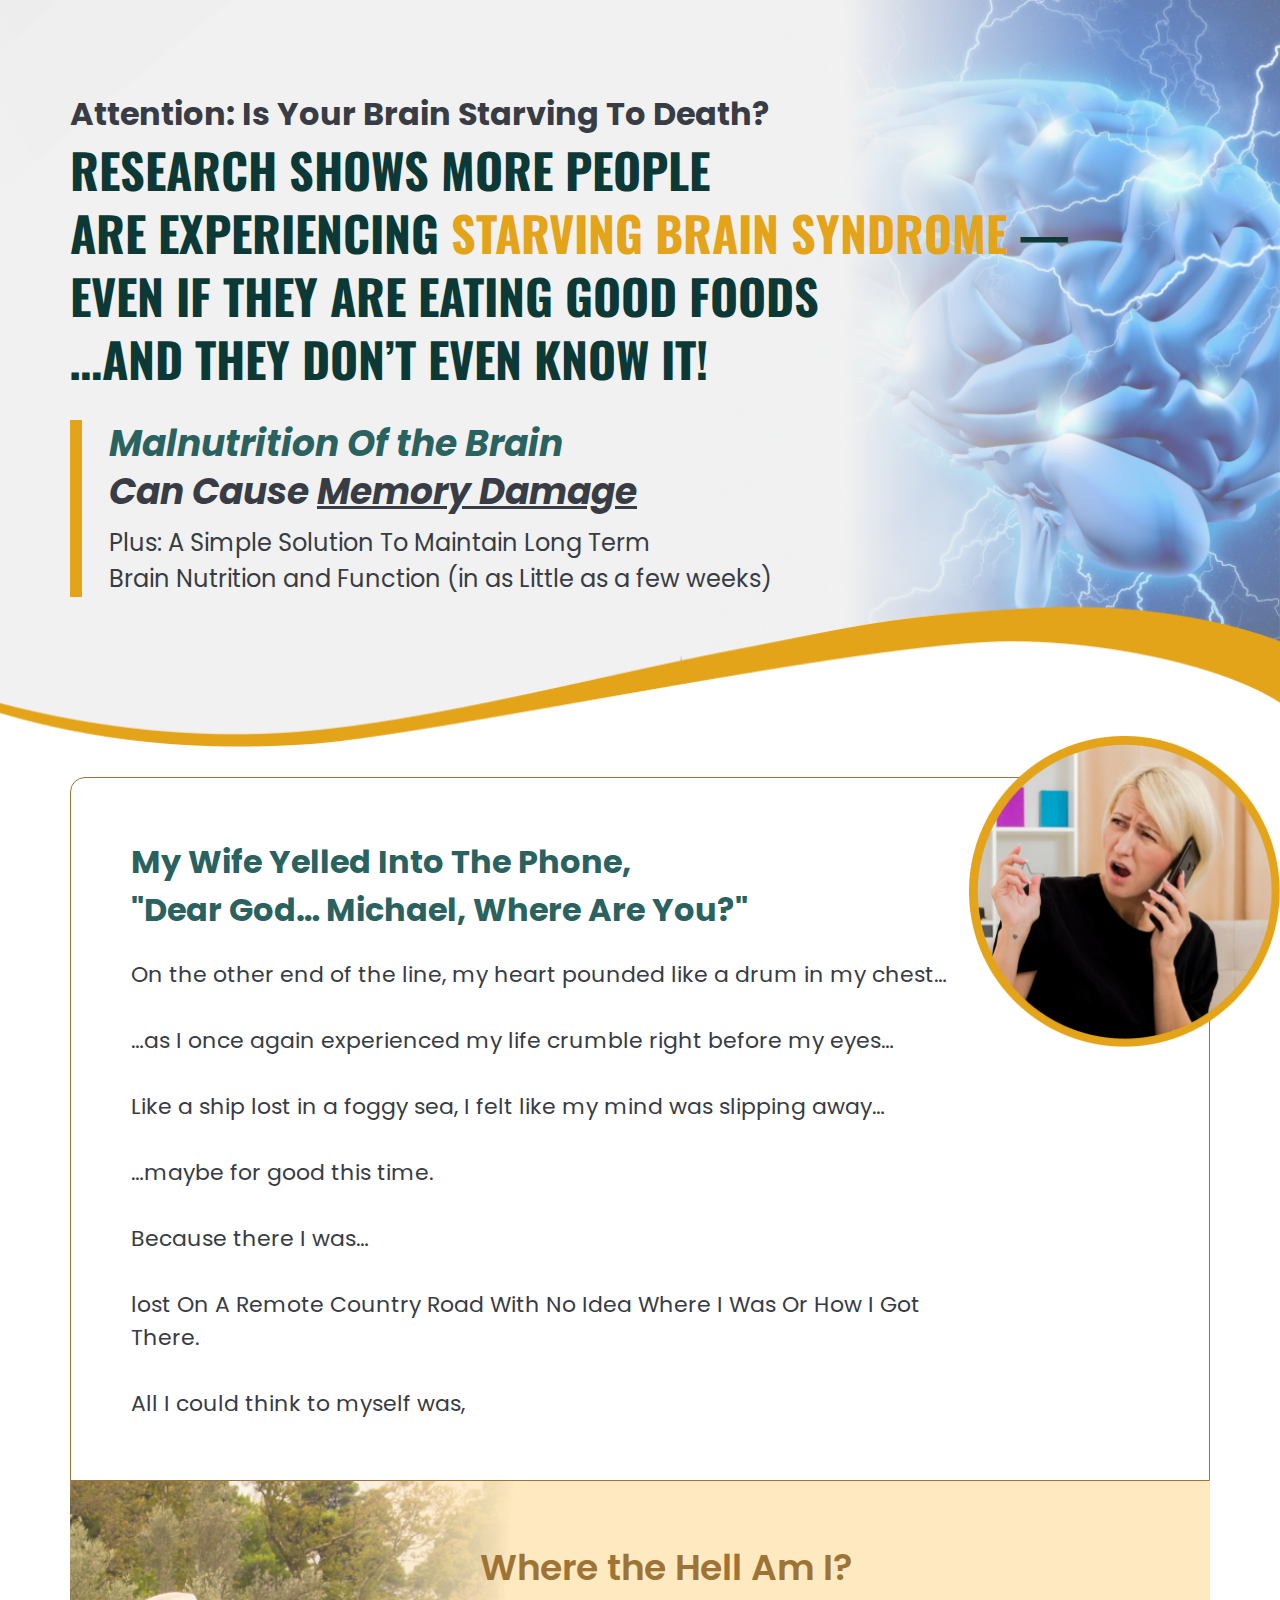
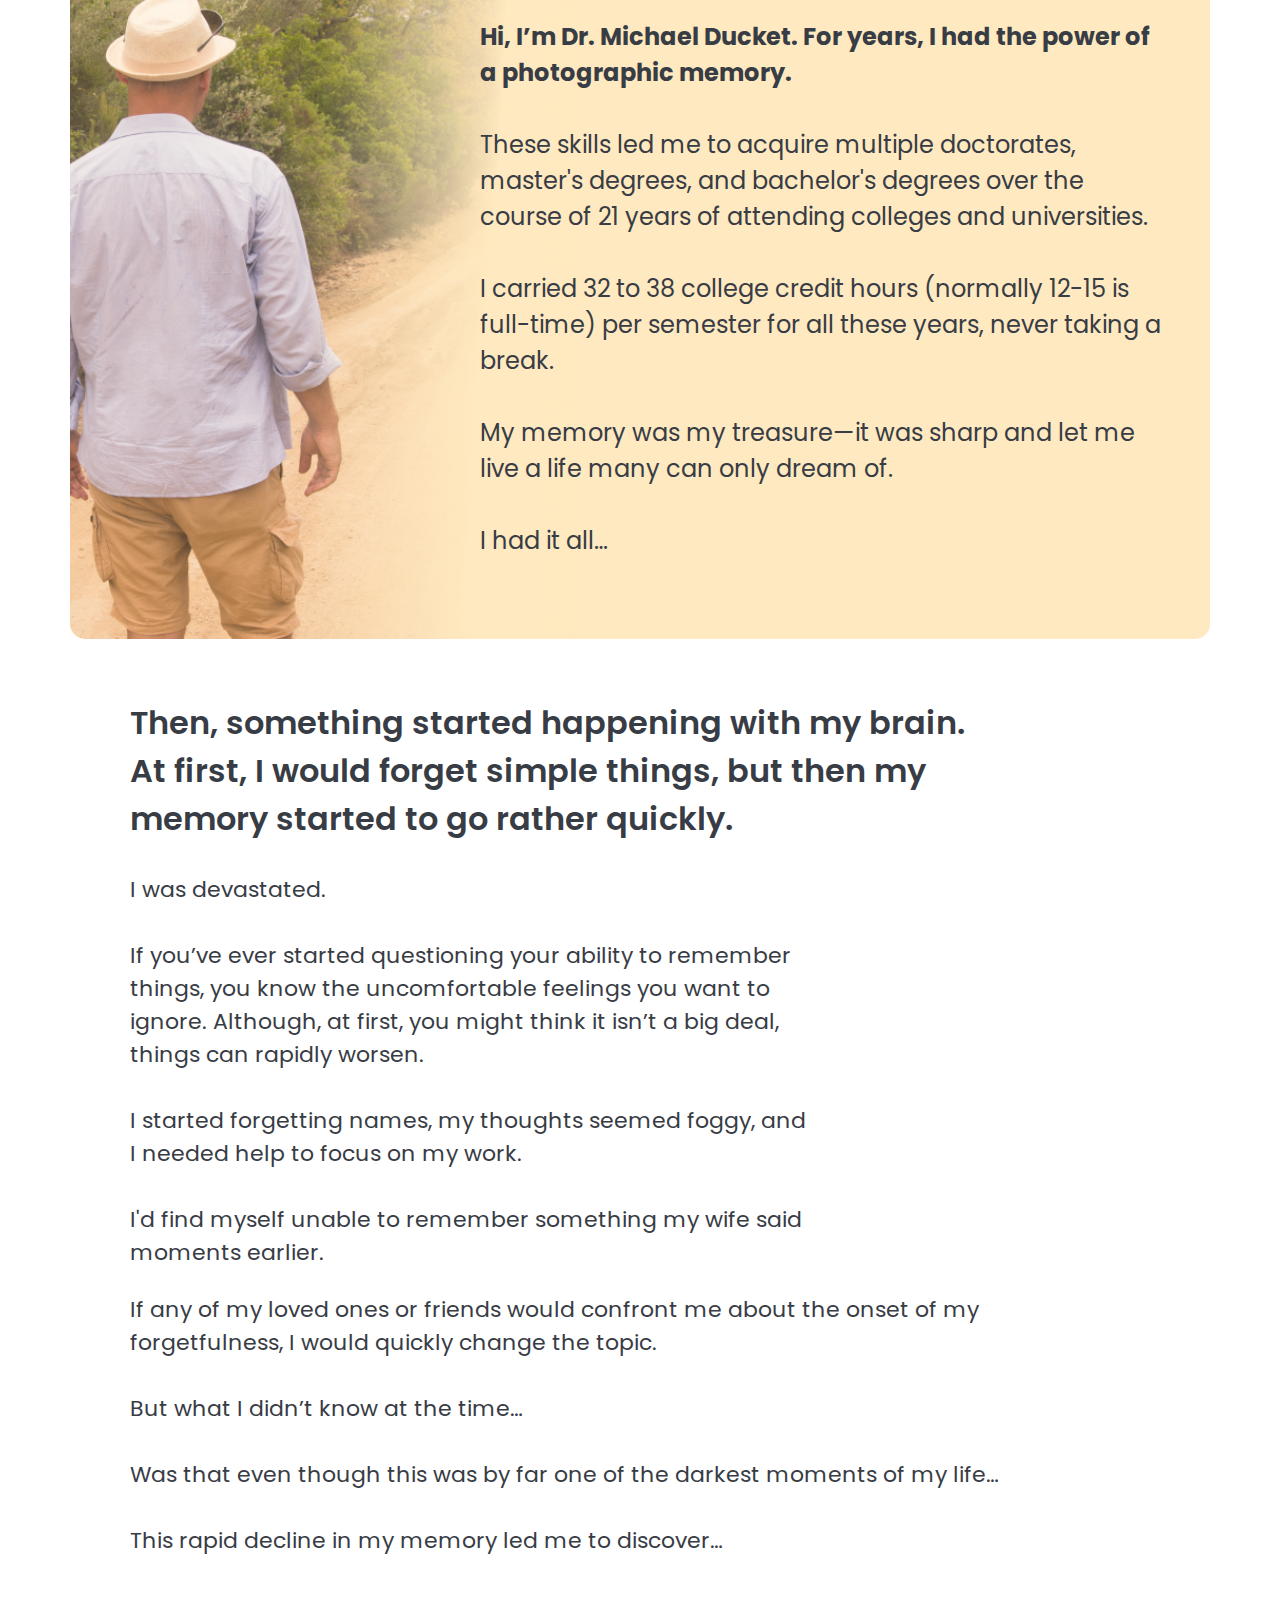
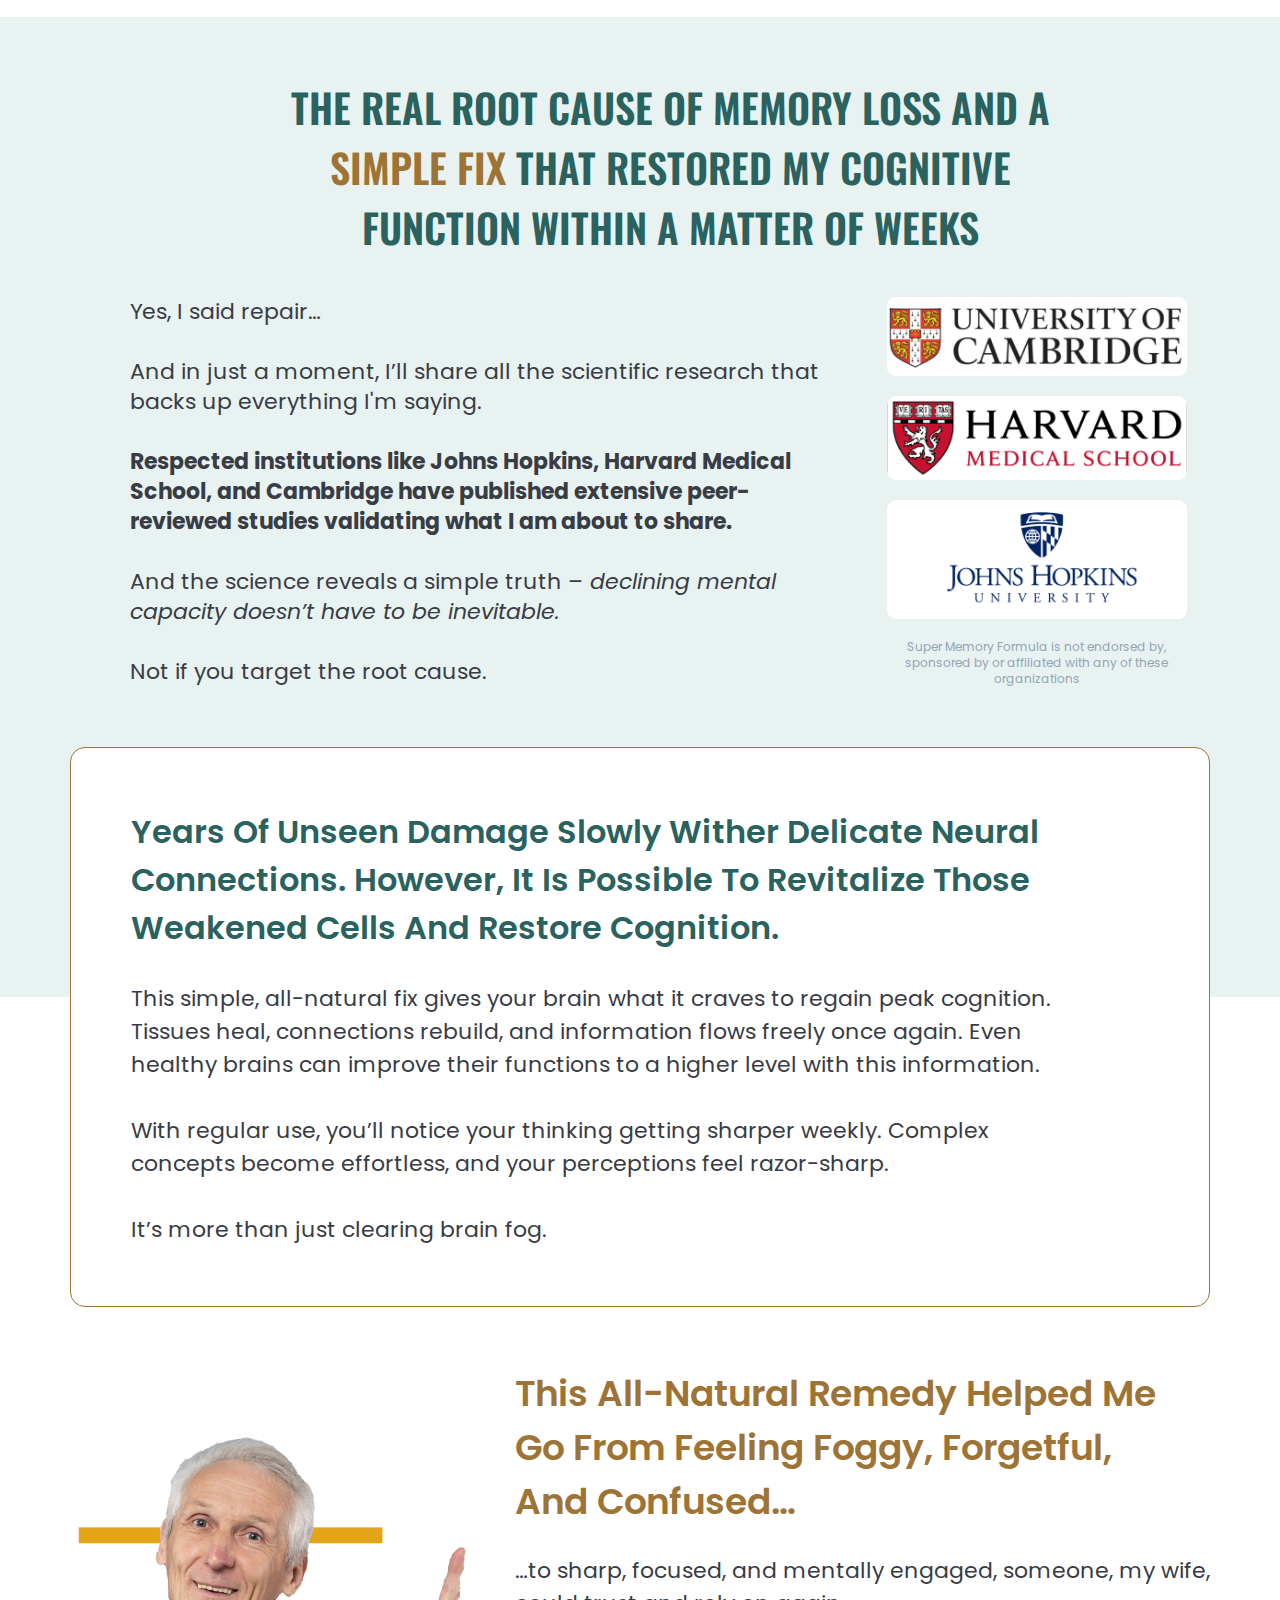
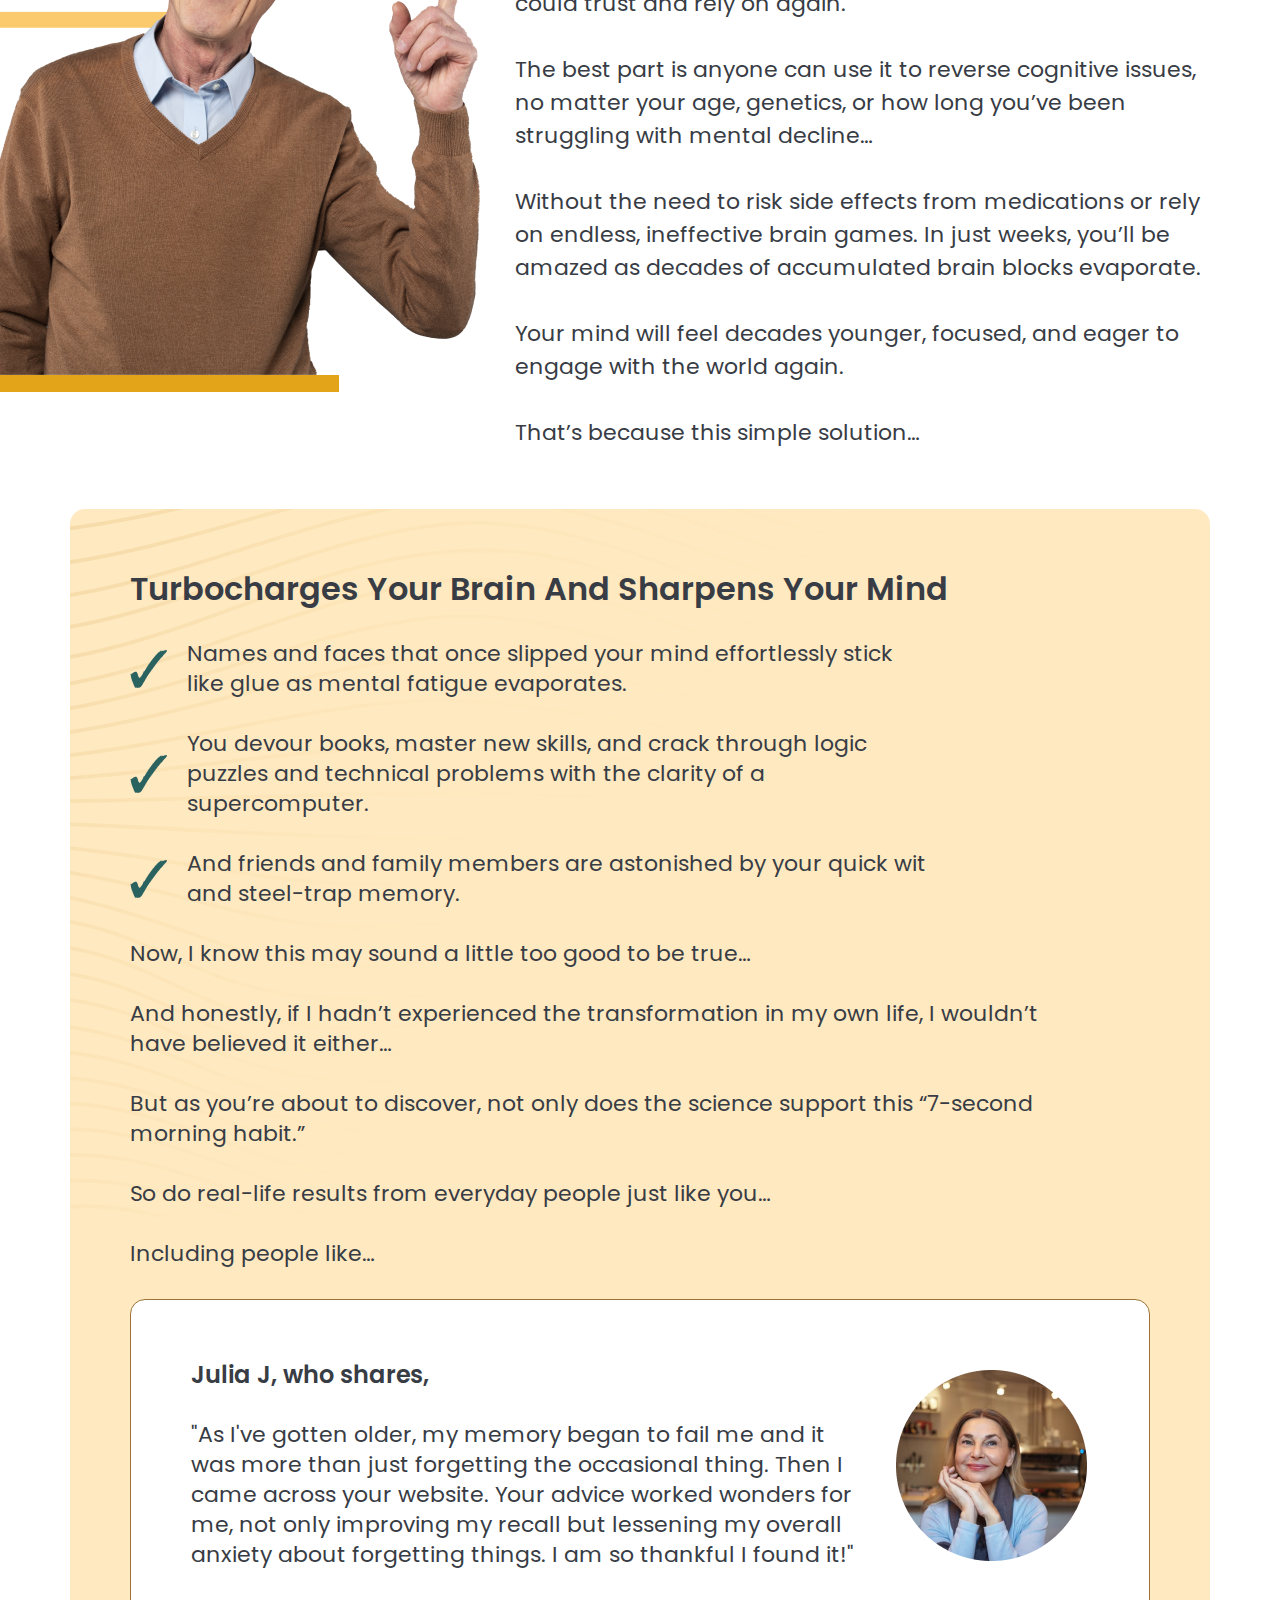
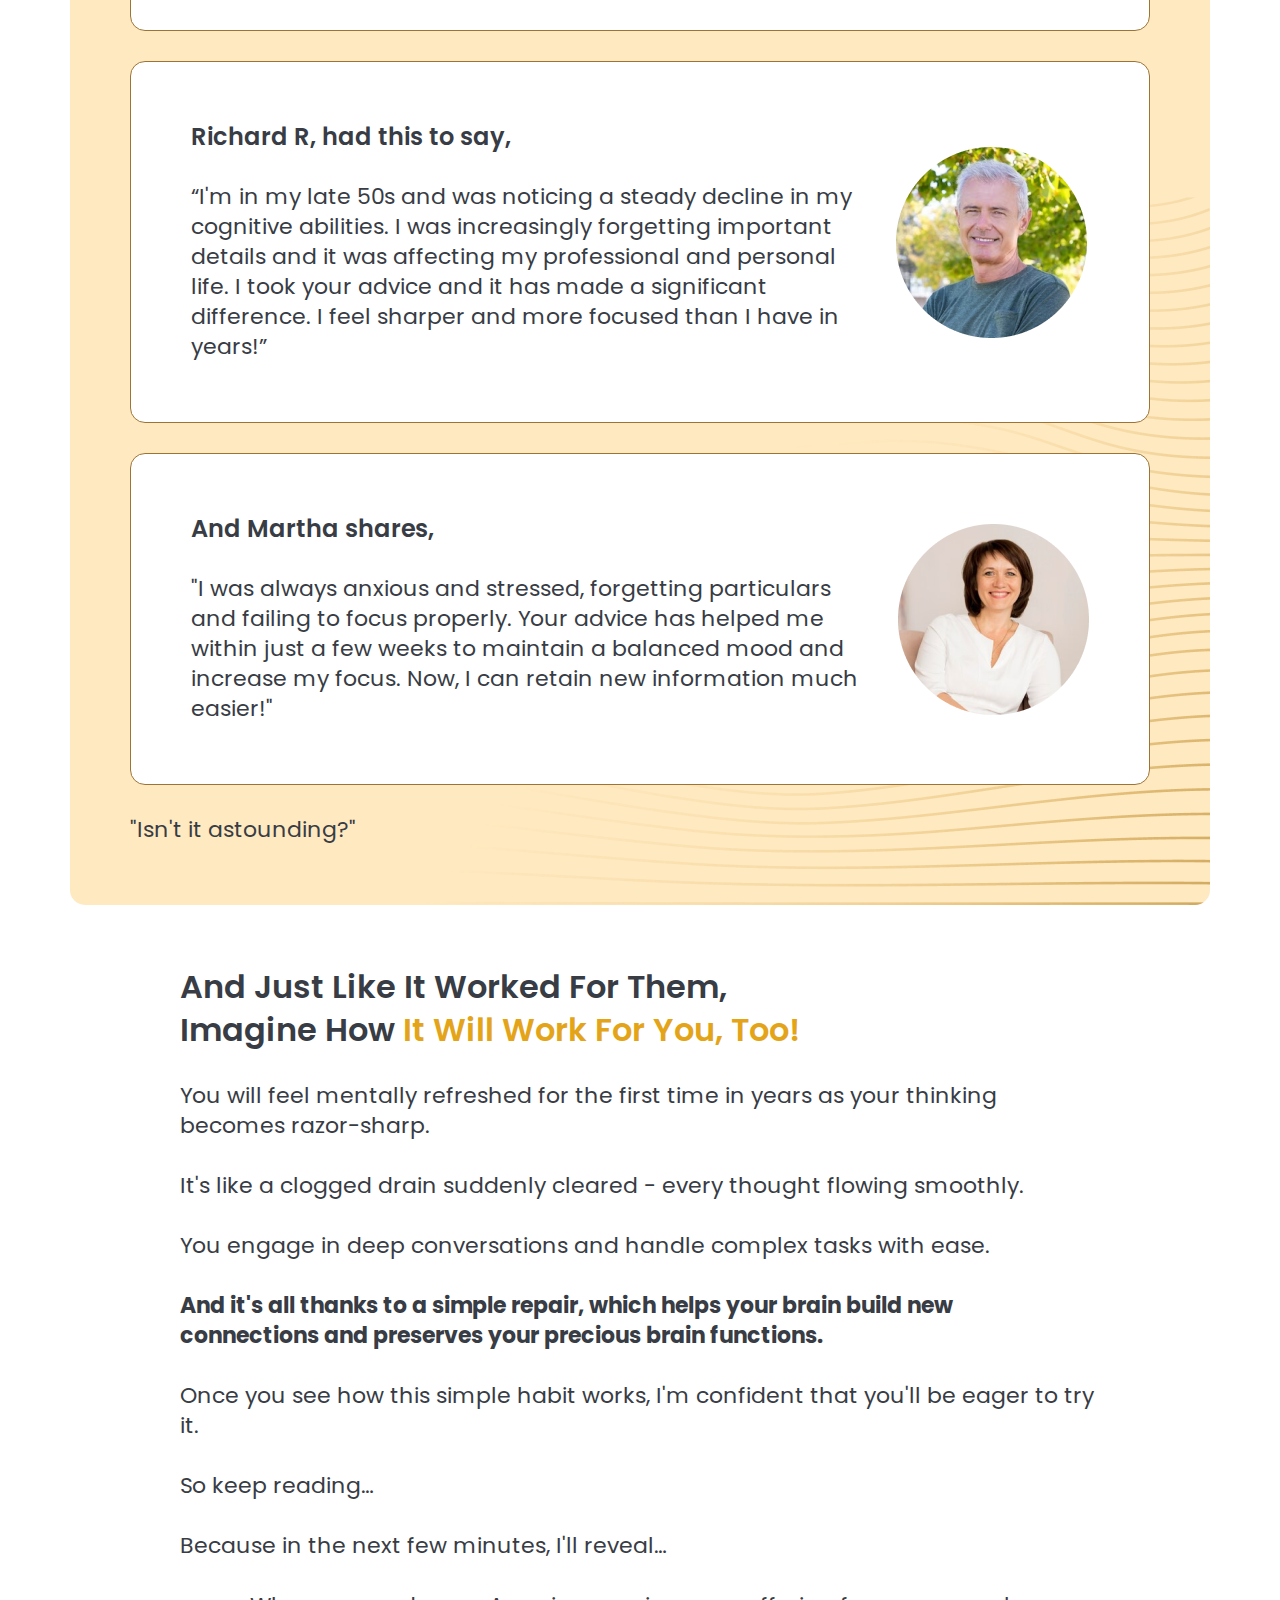
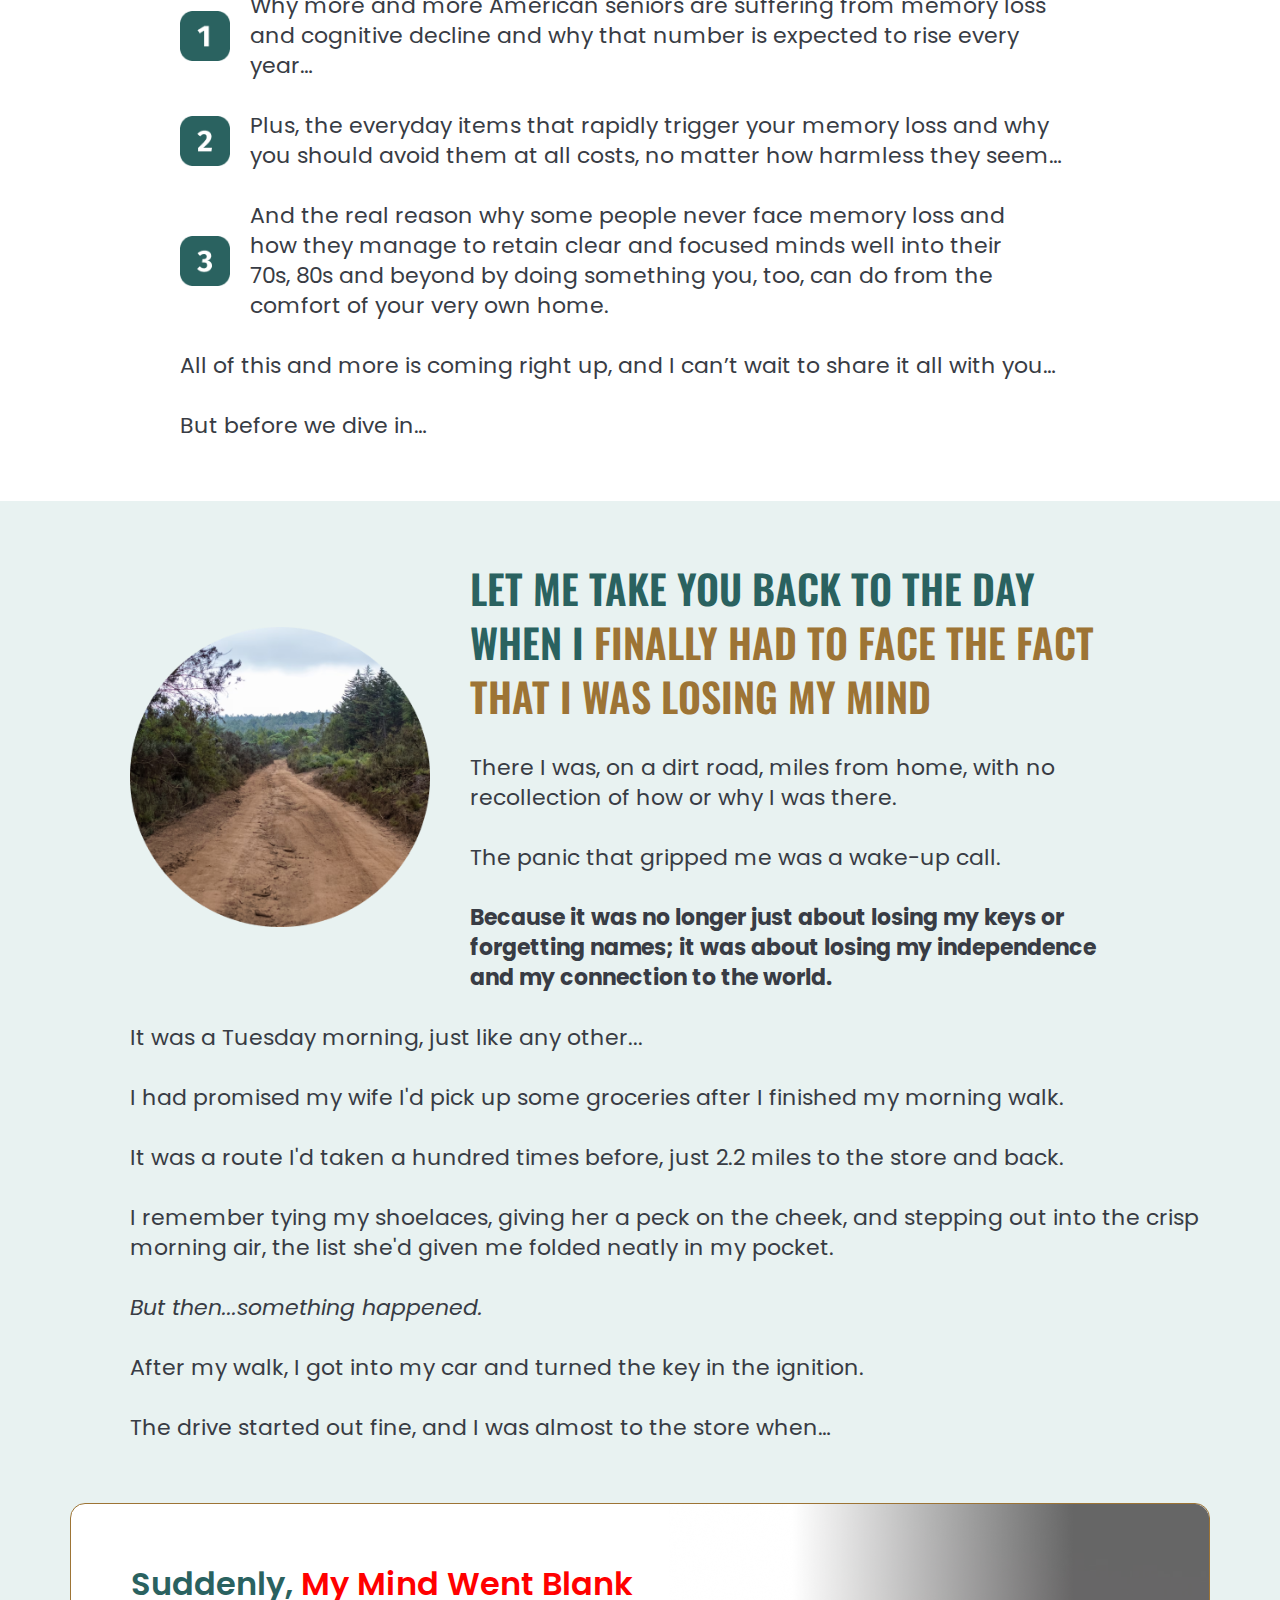
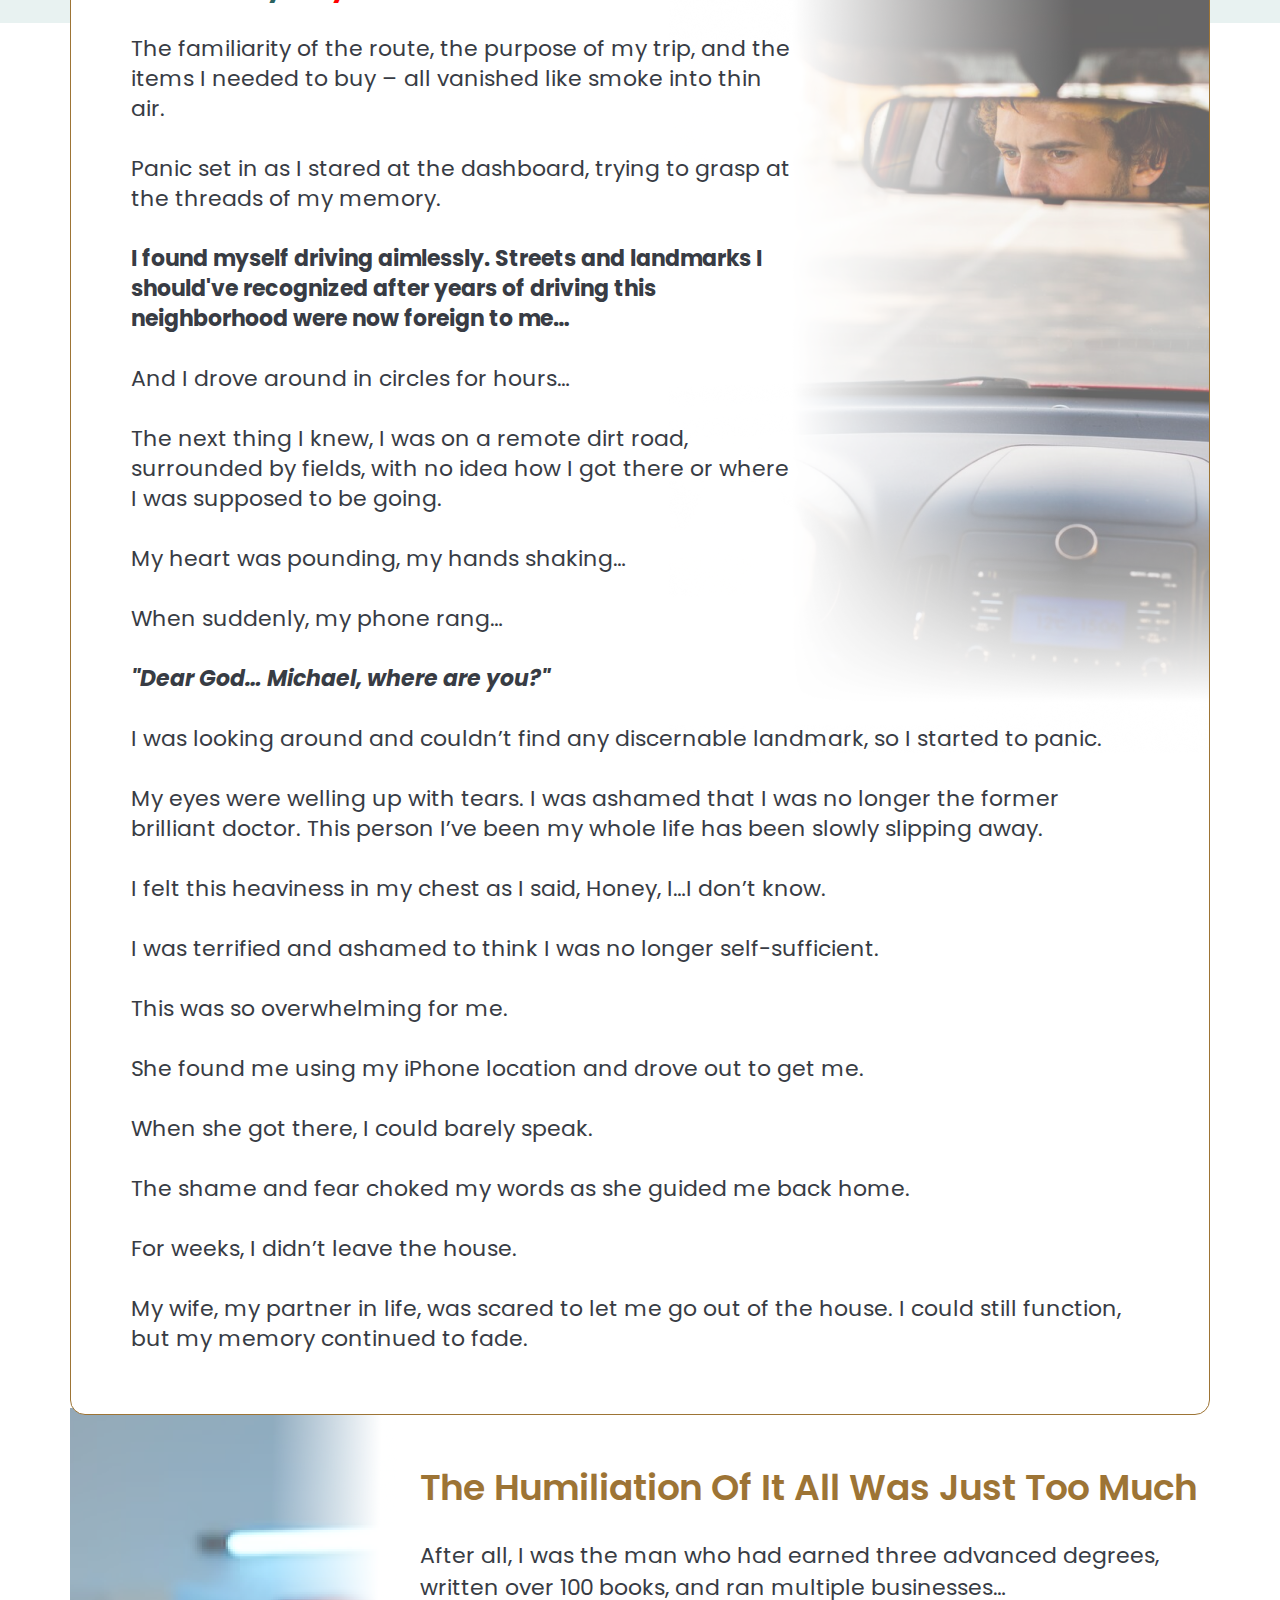
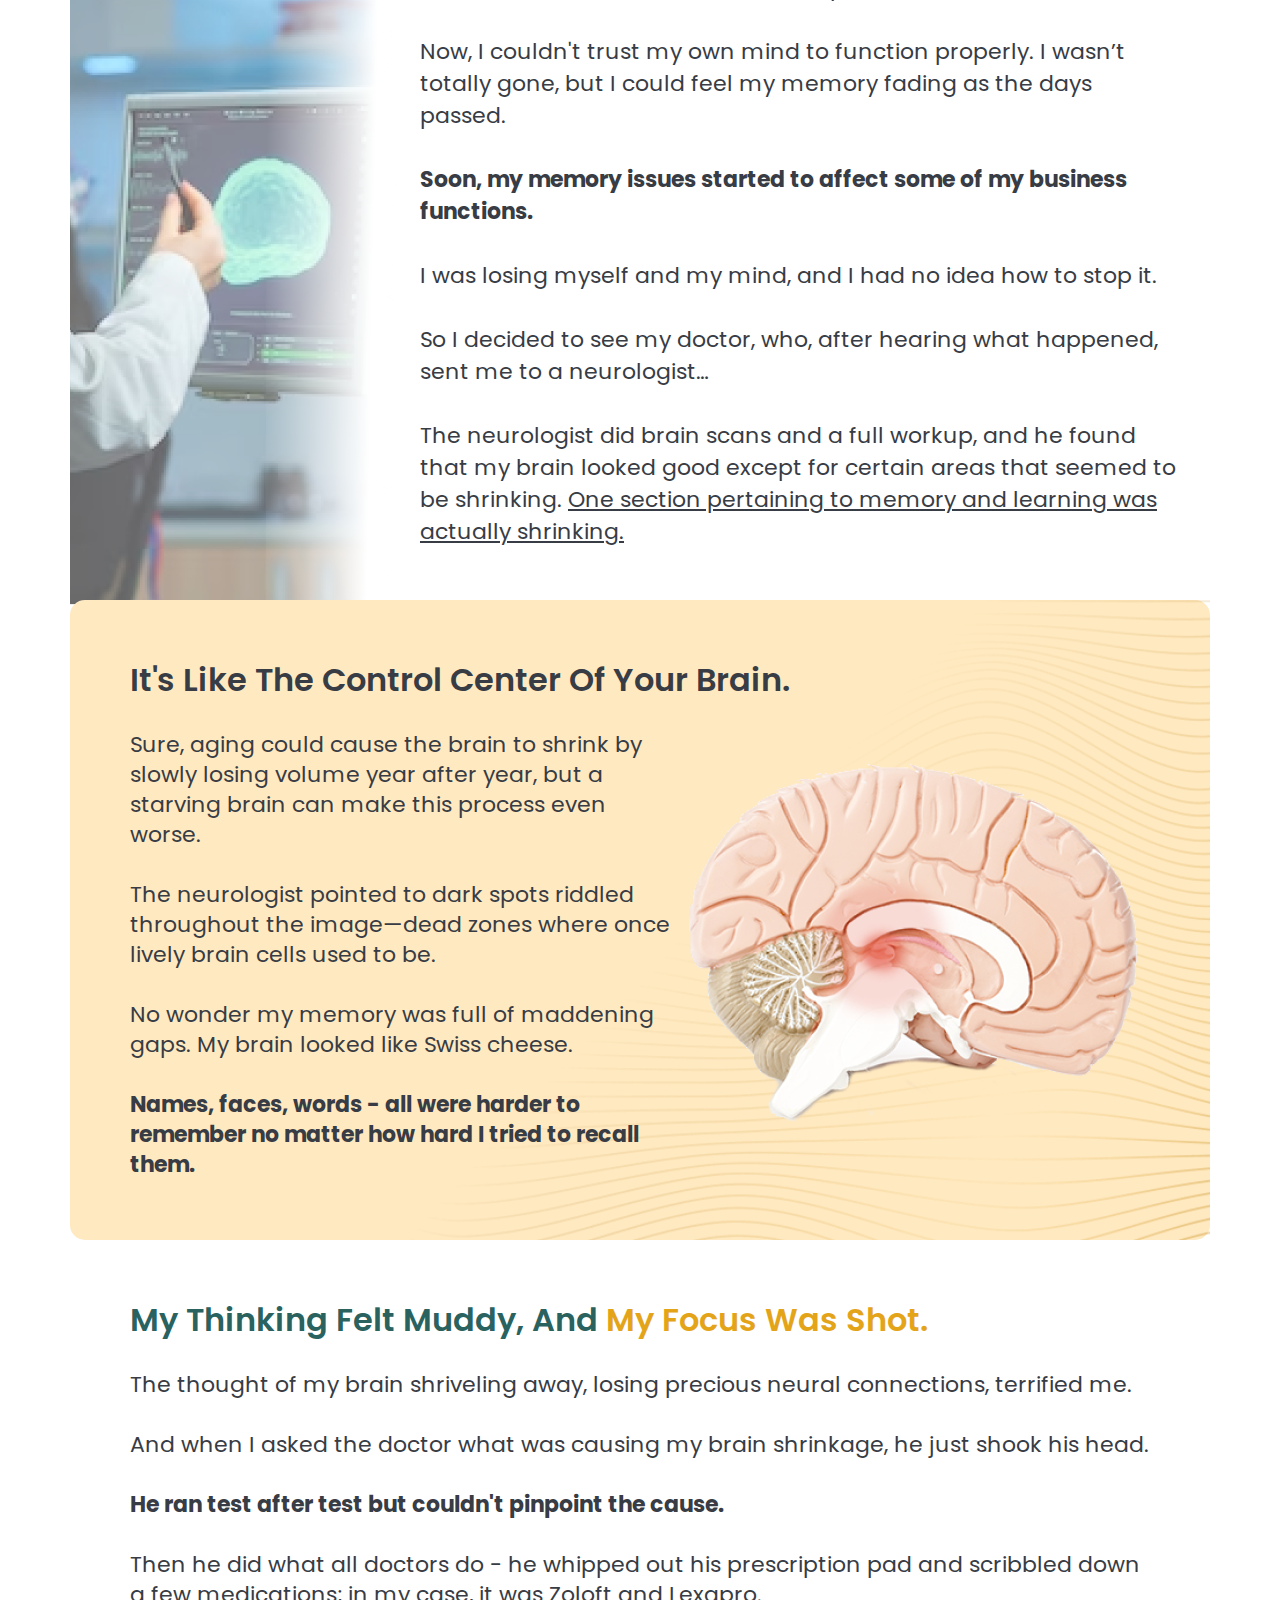
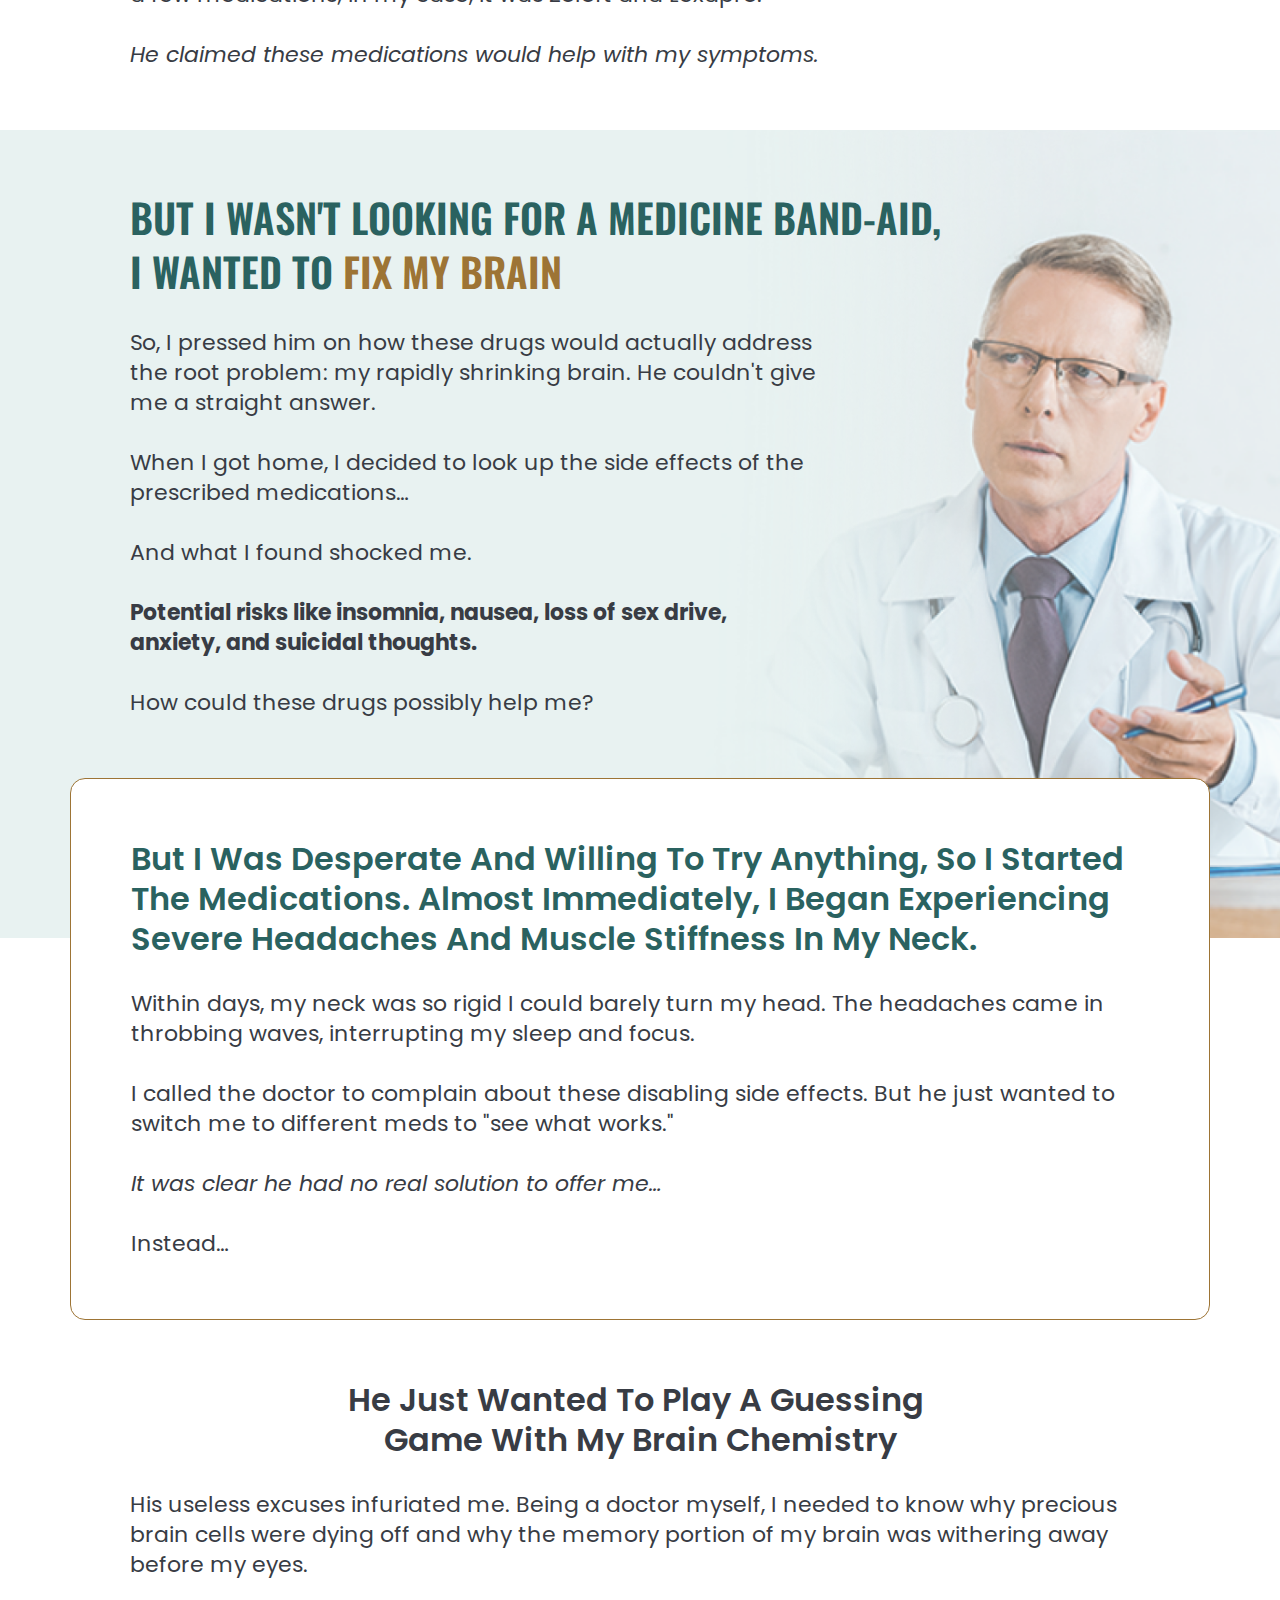
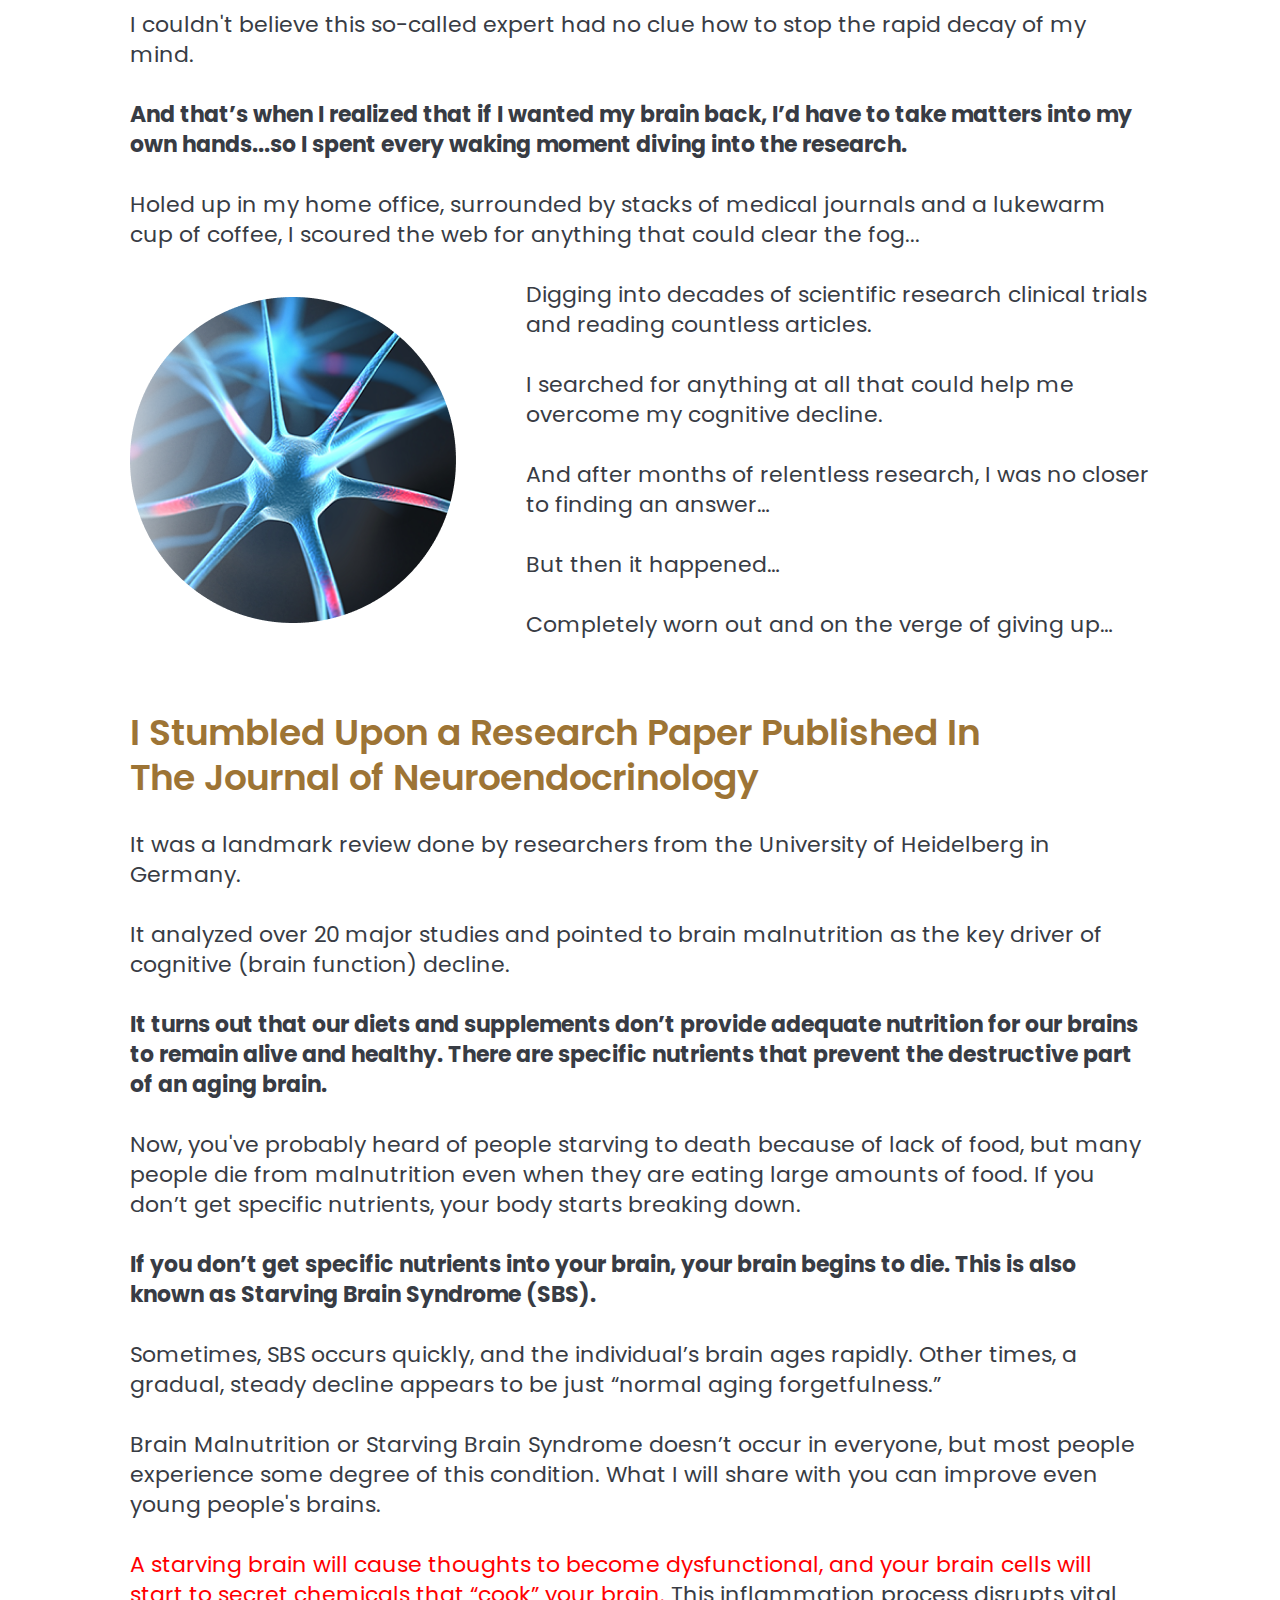
<file: public/tsl-v4.html>
<!DOCTYPE html>
<html>
	<head>
		<meta charset="UTF-8" />
		<meta name="viewport" content="width=device-width, initial-scale=1.0" />
        <!-- Meta Tags -->
        <meta property="og:type" content="Website" />
        <meta property="og:title" content="Super Memory Formula" />
        <meta property="og:image" content="" />
        <meta property="og:image:alt" content="" />
        <meta property="og:description" content="This is a website description for the search engine" />
        <meta property="og:url" content="" />
        <meta property="og:site_name" content="">
        <meta name="twitter:card" content="summary_large_image" />

		<title>Super Memory Formula</title>

		<link rel="preconnect" href="https://fonts.googleapis.com" />
		<link rel="preconnect" href="https://fonts.gstatic.com" crossorigin />
		<link href="https://fonts.googleapis.com/css2?family=Inter:wght@100;200;300;400;500;600;700;800;900&family=Merriweather:ital,wght@0,300;0,400;0,700;0,900;1,300;1,400;1,700;1,900&family=Nunito+Sans:ital,opsz,wght@0,6..12,400;0,6..12,500;0,6..12,600;0,6..12,700;0,6..12,800;0,6..12,900;0,6..12,1000;1,6..12,400;1,6..12,500;1,6..12,600;1,6..12,700;1,6..12,800;1,6..12,900;1,6..12,1000&family=Nunito:ital,wght@0,200;0,300;0,400;0,500;0,600;0,700;0,800;0,900;0,1000;1,200;1,300;1,400;1,500;1,600;1,700;1,800;1,900;1,1000&family=Open+Sans:ital,wght@0,300;0,400;0,500;0,600;0,700;0,800;1,300;1,400;1,500;1,600;1,700;1,800&family=Roboto:ital,wght@0,300;0,400;0,500;0,700;0,900;1,100;1,300;1,400;1,500;1,700;1,900&family=Work+Sans:ital,wght@0,300;0,400;0,500;0,600;0,700;0,800;0,900;1,300;1,400;1,500;1,600;1,700;1,800;1,900&display=swap" rel="stylesheet"/>
		<link href="https://fonts.googleapis.com/css2?family=Poppins:ital,wght@0,100;0,200;0,300;0,400;0,500;0,600;0,700;0,800;0,900;1,100;1,200;1,300;1,400;1,500;1,600;1,700;1,800;1,900&display=swap" rel="stylesheet">
		<link href="https://fonts.googleapis.com/css2?family=Oswald:wght@200..700&display=swap" rel="stylesheet">
		
		<link href="./assets/css/style.css?v=2.7" rel="stylesheet" />
	</head>
	<body class="overflow-x-hidden md:overflow-x-auto">
		<!--TODO-->
		<!-- HEADER -->
	<!-- <div class="px-0 header-derose "> -->
		<header class="">
			<section class="">
				<div class="md:hidden flex justify-center items-center md:mt-[0px] mt-[0px]">
					<img src="./assets/img/v4-mobile-header.png" class="w-[100%]" alt="sect-1">
				</div>
				<div class="v4-head md:pb-[150px] md:p-[40px]  p-[20px] relative">
					<div class="md:max-w-[750px] xl:max-w-[1140px] md:ml-0 mx-0 xl:mx-auto ">
						<div class="md:mt-[0px] ">
                            <h2 class="md:mt-[50px] font-poppins text-[18px] md:text-start text-center text-custom-black-101 lg:text-[32px] md:text-[24px] font-bold md:leading-normal leading-tight ">
                                Attention: Is Your Brain <br class="md:hidden"> Starving To Death?
                            </h2>
							<h2 class="md:mt-0 mt-[10px] uppercase lg:text-[40px] md:text-[30px] xl:text-[48px] md:leading-[63px] xl:leading-[63px] md:text-start text-center text-custom-black-100 font-oswald md:max-w-[1020px] font-bold text-[25px] leading-normal">
								Research Shows More People 
                                <br class="lg:hidden xl:block md:block hidden">
                                Are Experiencing <span class="text-custom-yellow-100">Starving Brain Syndrome</span> — 
                                <br class="lg:hidden xl:block md:block hidden">
                                Even If They Are Eating Good Foods
                                <br class="lg:hidden xl:block md:block hidden">
                                …And They Don’t Even Know It!
							</h2>
						</div>
						<div class="md:border-l-[12px] md:border-l-custom-yellow-100 md:pl-[27px] mt-[30px]">
                            <h1 class="md:text-start text-center font-poppins text-2xl text-custom-green-100  lg:text-[36px] md:text-[26px] text-[20px] font-bold lg:leading-[48px] md:leading-normal leading-[25px] italic">
                                Malnutrition Of the Brain 
                                <br>
                                <span class="text-custom-black-101">Can Cause <u>Memory Damage</u></span>
                            </h1>
							<h2 class="md:mt-[9px] mt-[20px] text-custom-black-101 font-poppins md:text-start text-center md:text-[20px] xl:text-[24px] text-[18px] md:leading-[26px] xl:leading-normal leading-normal">
								Plus: A Simple Solution To Maintain Long Term
                                <br class="md:block hidden">
                                Brain Nutrition and Function (in as Little as a few weeks)
							</h2>
						</div>
					</div>
				</div>
			</section>
		</header>

		<section>
			<div class=" md:px-[0px] px-[20px] md:py-[0px] py-[20px] md:mt-[30px] ">
				<div class=" md:mx-auto md:max-w-[1140px] v4-l-1-border relative">
                    <img class="md:block hidden xl:max-w-[311px] lg:max-w-[200px] md:max-w-[150px] absolute xl:right-[-71px] md:right-0 top-[-42px]" src="./assets/img/v4-girlshock.png" alt="Girl in Shock">
					<div class="">
						<div class="md:p-[60px] p-[20px]">
							<div class="">
								<h2 class="font-poppins text-2xl text-custom-green-100 md:text-[32px] font-bold md:leading-normal leading-8 capitalize">
                                    My wife yelled into the phone, 
                                    <br class="md:block hidden">
                                    "Dear God… Michael, where are you?"
                                </h2>
								<img class="md:hidden md:max-w-[150px] mx-auto w-[80%] mt-[15px]" src="./assets/img/v4-girlshock.png" alt="Girl in Shock">
							</div>
							<div class="">
								<div class="max-w-[840px] mt-[20px] md:mt-[24px]">
									<p class="text-custom-black-101 md:text-[22px] font-poppins text-[18px] md:leading-normal leading-6 ">
                                        On the other end of the line, my heart pounded like a drum in my chest…
                                        <br><br>
                                        …as I once again experienced my life crumble right before my eyes…
                                        <br><br>
                                        Like a ship lost in a foggy sea, I felt like my mind was slipping away…
                                        <br><br>
                                        …maybe for good this time.
                                        <br><br>
                                        Because there I was…
                                        <br><br>
                                        lost On A Remote Country Road With No Idea Where I Was Or How I Got There. 
                                        <br><br>
                                        All I could think to myself was,
									</p>
								</div>
							</div>
						</div>
					</div>
				</div>
			</div>
		</section>
		<section>
			<div class=" md:px-[0px] px-[20px] md:py-[0px] py-[20px] mt-[-20px] ">
				<div class=" md:mx-auto md:max-w-[1140px] v4-bg-man rounded-b-[15px]">
					<div class="">
						<div class="">
							<div class="md:py-[80px] md:ml-auto md:pl-[50px] p-[0px] md:max-w-[780px]">
								<h2 class="font-poppins text-2xl text-custom-yellow-101  md:text-[36px] font-semibold md:leading-normal leading-[35px]">Where the Hell Am I?</h2>
								<div class="mt-[24px] md:max-w-[682px]">
									<p class="text-custom-black-101 md:text-[24px] font-poppins  text-[18px] md:leading-normal leading-6">
                                        <b>Hi, I’m Dr. Michael Ducket. For years, I had the power of a photographic memory.</b>
                                        <br><br>
                                        These skills led me to acquire multiple doctorates, master's degrees, and bachelor's degrees over the course of 21 years of attending colleges and universities. 
                                        <br><br>
                                        I carried 32 to 38 college credit hours (normally 12-15 is full-time) per semester for all these years, never taking a break. 
                                        <br><br>
                                        My memory was my treasure—it was sharp and let me live a life many can only dream of.
                                        <br><br>
                                        I had it all…
									</p>
								</div>
							</div>
						</div>
					</div>
				</div>
			</div>
		</section>

		<section>
			<div class="md:px-[0px] px-[20px] md:py-[0px] py-[20px] md:mt-[0px] mt-[-20px] ">
				<div class=" md:mx-auto md:max-w-[1140px] ">
					<div class="">
						<div class="md:p-[60px] p-[0px]">
							<div class="md:gap-[40px] gap-[10px]">
								<div class="">
									<div class="">
										<h2 class="font-poppins text-2xl text-custom-black-101 md:text-[32px] font-semibold md:leading-normal md:max-w-[858px] leading-8 ">
                                            Then, something started happening with my brain. At first, I would forget simple things, but then my memory started to go rather quickly.
                                        </h2>
									</div>
									<p class="text-custom-black-101 md:text-[22px] font-poppins mt-[20px] md:mt-[30px] md:max-w-[678px] text-[18px] md:leading-normal leading-6 ">
                                        I was devastated.
                                        <br><br>
                                        If you’ve ever started questioning your ability to remember things, you know the uncomfortable feelings you want to ignore. Although, at first, you might think it isn’t a big deal, things can rapidly worsen.
                                        <br><br>
                                        I started forgetting names, my thoughts seemed foggy, and I needed help to focus on my work.
                                        <br><br>
                                        I'd find myself unable to remember something my wife said moments earlier.
									</p>
                                    <p class="text-custom-black-101 md:text-[22px] font-poppins mt-[20px] md:mt-[24px] md:max-w-[979px] text-[18px] md:leading-normal leading-6 ">
                                        If any of my loved ones or friends would confront me about the onset of my forgetfulness, I would quickly change the topic.
                                        <br><br>
                                        But what I didn’t know at the time…
                                        <br><br>
                                        Was that even though this was by far one of the darkest moments of my life…
                                        <br><br>
                                        This rapid decline in my memory led me to discover…
									</p>
								</div>
							</div>
						</div>
					</div>
				</div>
			</div>
		</section>

		<section>
			<div class=" md:px-[0px] px-[20px] md:py-[0px] py-[20px] bg-custom-green-101 md:pb-[250px] pb-[250px]">
				<div class=" md:mx-auto md:max-w-[1140px]">
					<div class="">
						<div class="md:pl-[60px] md:py-[60px] p-[0px]">
							<div class="flex justify-center items-center">
								<h2 class="uppercase font-oswald text-2xl text-custom-green-100 md:text-[40px] text-center font-semibold md:leading-normal leading-8 md:max-w-[810px]">
									The Real Root Cause Of Memory Loss And A <span class="text-custom-yellow-101">SIMPLE FIX</span> That Restored My Cognitive Function Within a Matter of Weeks
								</h2>
							</div>
							<div class="flex flex-col-reverse md:flex-row items-center mt-[20px] md:mt-[40px] md:gap-[40px] gap-[10px]">
								<div class="md:mt-[-0px] mt-[0px]">
									<p class="text-custom-black-101 md:text-[22px] font-poppins  md:max-w-[704px] text-[18px] md:leading-[30px] leading-6 ">
										Yes, I said repair…<br><br>
										And in just a moment, I’ll share all the scientific research that backs up everything I'm saying.<br><br>
										<span class="font-bold">Respected institutions like Johns Hopkins, Harvard Medical School, and Cambridge have published extensive peer-reviewed studies validating what I am about to share.</span><br><br>
										And the science reveals a simple truth – <i>declining mental capacity doesn’t have to be inevitable.</i> <br><br>
										Not if you target the root cause.
									</p>
								</div>
								<div class=" flex flex-col justify-center items-center md:gap-[20px] gap-[15px]">
									<div class="flex md:flex-col flex-row md:gap-[20px] gap-[10px]"><img src="./assets/img/s-6-1.png" class="md:max-w-[300px] max-w-[140px] w-70 wp-100" alt="sect-1">
									<img src="./assets/img/s-6-2.png" class="md:max-w-[300px] max-w-[140px] w-70 wp-100" alt="sect-1">
									<img src="./assets/img/s-6-3.png" class="md:max-w-[300px] max-w-[140px] w-70 wp-100" alt="sect-1"></div>
									<p class="w-[325px] text-center text-slate-400 text-xs font-normal font-poppins">Super Memory Formula is not endorsed by, sponsored by or affiliated with any of these organizations</p>
								</div>
							</div>
						</div>
					</div>
				</div>
			</div>
		</section>

		<section>
			<div class=" md:px-[0px] px-[20px] md:py-[0px] py-[20px]  md:mt-[-250px] mt-[-250px] ">
				<div class=" md:mx-auto md:max-w-[1140px]">
					<div class="l-1-border  relative">
						<div class="md:p-[60px] p-[20px] ">
							<div class="">
								<div class="md:mt-[-0px] mt-[0px]">
									<div class="">
										<h2 class="capitalize font-poppins text-2xl text-custom-green-100 md:text-[32px] font-semibold md:leading-normal md:max-w-[961px] leading-8 ">
                                            Years of unseen damage slowly wither delicate neural connections. However, it is possible to revitalize those weakened cells and restore cognition. 
                                        </h2>
									</div>
									<p class="text-custom-black-101 md:text-[22px] font-poppins mt-[14px] md:mt-[30px] md:max-w-[960px] text-[18px] md:leading-normal leading-6 ">
                                        This simple, all-natural fix gives your brain what it craves to regain peak cognition. Tissues heal, connections rebuild, and information flows freely once again. Even healthy brains can improve their functions to a higher level with this information.
                                        <br><br>
                                        With regular use, you’ll notice your thinking getting sharper weekly. Complex concepts become effortless, and your perceptions feel razor-sharp.
                                        <br><br>
                                        It’s more than just clearing brain fog.
									</p>
								</div>
							</div>
						</div>
					</div>
				</div>
			</div>
		</section>
		<section>
			<div class=" md:px-[0px] px-[20px] md:py-[0px] py-[20px]  md:mt-[0px] mt-[-2px]">
				<div class=" md:mx-auto md:max-w-[1140px]">
					<div class="">
						<div class=" md:py-[60px] p-[0px]">
							<div class="flex flex-col-reverse md:flex-row md:gap-[20px] gap-[10px]">
								<div class=" flex justify-center items-center ">
									<img src="./assets/img/s7-v2.png" class="md:max-w-[580px] w-70 md:mt-[-55px] md:ml-[-147px]" alt="sect-1">
								</div>
								<div class="md:mt-[-0px] mt-[0px]">
									<h2 class="font-poppins text-2xl text-custom-yellow-101  md:text-[36px] font-semibold md:leading-normal leading-[35px] md:max-w-[643px]">
                                        This All-Natural Remedy Helped Me Go From Feeling Foggy, Forgetful, And Confused…
                                    </h2>
									<p class="text-custom-black-101 md:text-[22px] font-poppins mt-[20px] md:mt-[25px] md:max-w-[695px] text-[18px] md:leading-normal leading-6 ">
                                        …to sharp, focused, and mentally engaged, someone, my wife, could trust and rely on again.
                                        <br><br>
                                        The best part is anyone can use it to reverse cognitive issues, no matter your age, genetics, or how long you’ve been struggling with mental decline…
                                        <br><br>
                                        Without the need to risk side effects from medications or rely on endless, ineffective brain games. In just weeks, you’ll be amazed as decades of accumulated brain blocks evaporate. 
                                        <br><br>
                                        Your mind will feel decades younger, focused, and eager to engage with the world again.
                                        <br><br>
                                        That’s because this simple solution…
									</p>
								</div>
							</div>
						</div>
					</div>
				</div>
			</div>
		</section>
		<section>
			<div class="md:px-[0px] px-[20px] md:py-[0px] py-[20px] md:mt-[0px] mt-[-20px] ">
				<div class=" md:mx-auto md:max-w-[1140px] s-3-bg">
					<div class="s-8-bg-1">
						<div class="md:p-[60px] p-[20px] s-8-bg-2">
							<div class="md:gap-[40px] gap-[10px]">
								<div class="">
									<div class="">
										<h2 class="font-poppins text-2xl text-custom-black-101 md:text-[32px] font-semibold md:leading-[40px] leading-8 ">Turbocharges Your Brain And Sharpens Your Mind</h2>
									</div>
									<div class="flex md:gap-[20px] gap-[20px] mt-[20px] md:mt-[30px]">
										<div class=" flex justify-center items-center ">
											<img src="./assets/img/g-check.png" class="md:max-w-[50px] max-w-[30px] " alt="sect-1">
										</div>
										<div>
											<p class="text-custom-black-101 md:text-[22px] font-poppins md:max-w-[740px] text-[18px] md:leading-[30px] leading-6 ">
												Names and faces that once slipped your mind effortlessly stick like glue as mental fatigue evaporates.
											</p>
										</div>
									</div>
									<div class="flex md:gap-[20px] gap-[20px] mt-[20px] md:mt-[30px]">
										<div class=" flex justify-center items-center ">
											<img src="./assets/img/g-check.png" class="md:max-w-[50px] max-w-[30px] " alt="sect-1">
										</div>
										<div>
											<p class="text-custom-black-101 md:text-[22px] font-poppins md:max-w-[754px] text-[18px] md:leading-[30px] leading-6 ">
												You devour books, master new skills, and crack through logic puzzles and technical problems with the clarity of a supercomputer.
											</p>
										</div>
									</div>
									<div class="flex  md:gap-[20px] gap-[20px] mt-[20px] md:mt-[30px]">
										<div class=" flex justify-center items-center ">
											<img src="./assets/img/g-check.png" class="md:max-w-[50px] max-w-[30px]" alt="sect-1">
										</div>
										<div>
											<p class="text-custom-black-101 md:text-[22px] font-poppins md:max-w-[754px] text-[18px] md:leading-[30px] leading-6 ">
												And friends and family members are astonished by your quick wit and steel-trap memory.
											</p>
										</div>
									</div>
									<p class="text-custom-black-101 md:text-[22px] font-poppins mt-[20px] md:mt-[30px] md:max-w-[968px] text-[18px] md:leading-[30px] leading-6 ">
										Now, I know this may sound a little too good to be true…<br><br>
										And honestly, if I hadn’t experienced the transformation in my own life, I wouldn’t have believed it either…<br><br>
										But as you’re about to discover, not only does the science support this “7-second morning habit.”<br><br>
										So do real-life results from everyday people just like you…<br><br>
										Including people like…
									</p>
									<div class="l-2-border mt-[20px] md:mt-[30px]">
										<div class="md:p-[60px] p-[20px]">
											<div class="flex flex-col-reverse md:flex-row items-center  md:gap-[30px] gap-[20px]">
												<div class="md:mt-[-0px] mt-[0px]">
													<div class="">
														<h2 class="font-poppins text-[20px] text-custom-black-101 md:text-[24px] font-semibold md:leading-[30px] leading-7 md:text-start text-center">Julia J, who shares,</h2>
													</div>
													<p class="text-custom-black-101 md:text-[22px] font-poppins mt-[20px] md:mt-[30px] md:max-w-[675px] text-[18px] md:leading-[30px] leading-6 ">
														"As I've gotten older, my memory began to fail me and it was more than just forgetting the occasional thing. Then I came across your website. Your advice worked wonders for me, not only improving my recall but lessening my overall anxiety about forgetting things. I am so thankful I found it!"
													</p>
												</div>
												<div class="flex justify-center items-center">
													<img src="./assets/img/s-9-1.png" class="md:max-w-[191px]" alt="sect-1">
												</div>
											</div>
										</div>
									</div>
									<div class="l-2-border mt-[20px] md:mt-[30px]">
										<div class="md:p-[60px] p-[20px]">
											<div class="flex flex-col-reverse md:flex-row items-center  md:gap-[30px] gap-[20px]">
												<div class="md:mt-[-0px] mt-[0px]">
													<div class="">
														<h2 class="font-poppins text-[20px] text-custom-black-101 md:text-[24px] font-semibold md:leading-[30px] md:text-start text-center leading-7 ">Richard R, had this to say,</h2>
													</div>
													<p class="text-custom-black-101 md:text-[22px] font-poppins mt-[20px] md:mt-[30px] md:max-w-[675px] text-[18px] md:leading-[30px] leading-6 ">
														“I'm in my late 50s and was noticing a steady decline in my cognitive abilities. I was increasingly forgetting important details and it was affecting my professional and personal life. I took your advice and it has made a significant difference. I feel sharper and more focused than I have in years!”
													</p>
												</div>
												<div class="flex justify-center items-center">
													<img src="./assets/img/s-9-2.png" class="md:max-w-[191px]" alt="sect-1">
												</div>
											</div>
										</div>
									</div>
									<div class="l-2-border mt-[20px] md:mt-[30px]">
										<div class="md:p-[60px] p-[20px]">
											<div class="flex flex-col-reverse md:flex-row items-center  md:gap-[30px] gap-[20px]">
												<div class="md:mt-[-0px] mt-[0px]">
													<div class="">
														<h2 class="font-poppins text-[20px] text-custom-black-101 md:text-[24px] font-semibold md:leading-[30px] leading-7 md:text-start text-center">And Martha shares,</h2>
													</div>
													<p class="text-custom-black-101 md:text-[22px] font-poppins mt-[20px] md:mt-[30px] md:max-w-[688px] text-[18px] md:leading-[30px] leading-6 ">
														"I was always anxious and stressed, forgetting particulars and failing to focus properly. Your advice has helped me within just a few weeks to maintain a balanced mood and increase my focus. Now, I can retain new information much easier!"
													</p>
												</div>
												<div class="flex justify-center items-center">
													<img src="./assets/img/s-9-3.png" class="md:max-w-[191px]" alt="sect-1">
												</div>
											</div>
										</div>
									</div>
									<p class="text-custom-black-101 md:text-[22px] font-poppins mt-[20px] md:mt-[30px] md:max-w-[968px] text-[18px] md:leading-[30px] leading-6 ">
                                        "Isn't it astounding?"
									</p>
								</div>
							</div>
						</div>
					</div>
				</div>
			</div>
		</section>
		<section>
			<div class="md:px-[0px] px-[20px] md:py-[0px] py-[20px] md:mt-[0px] mt-[-20px] ">
				<div class=" md:mx-auto md:max-w-[1140px] ">
					<div class="">
						<div class="md:p-[60px] p-[0px]">
							<div class="md:px-[50px]">
								<div class="">
									<div class="">
										<h2 class="font-poppins text-2xl text-custom-black-101 md:text-[32px] font-semibold md:leading-[43px] md:max-w-[884px] leading-8 md:block hidden">And Just Like It Worked For Them,<br>Imagine How <span class="text-custom-yellow-100">It Will Work For You, Too!</span></h2>
										<h2 class="font-poppins text-2xl text-custom-black-101 md:text-[32px] font-semibold md:leading-[43px] md:max-w-[884px] leading-8 md:hidden block">And Just Like It Worked For Them, Imagine How <span class="text-custom-yellow-100">It Will Work For You, Too!</span></h2>
									</div>
									<p class="text-custom-black-101 md:text-[22px] font-poppins mt-[20px] md:mt-[30px] md:max-w-[914px] text-[18px] md:leading-[30px] leading-6 ">
                                        You will feel mentally refreshed for the first time in years as your thinking becomes razor-sharp.
                                        <br><br>
                                        It's like a clogged drain suddenly cleared - every thought flowing smoothly.
                                        <br><br>
                                        You engage in deep conversations and handle complex tasks with ease. 
                                        <br><br>
                                        <b>And it's all thanks to a simple repair, which helps your brain build new connections and preserves your precious brain functions.</b>
                                        <br><br>
                                        Once you see how this simple habit works, I'm confident that you'll be eager to try it.
                                        <br><br>
                                        So keep reading…
                                        <br><br>
                                        Because in the next few minutes, I'll reveal…
									</p>
								</div>
								<div class="flex md:gap-[20px] gap-[20px] mt-[20px] md:mt-[30px]">
									<div class=" flex justify-center items-center ">
										<img src="./assets/img/1.png" class="md:max-w-[50px] max-w-[30px] " alt="sect-1">
									</div>
									<div>
										<p class="text-custom-black-101 md:text-[22px] font-poppins md:max-w-[837px] text-[18px] md:leading-[30px] leading-6 ">
											Why more and more American seniors are suffering from memory loss and cognitive decline and why that number is expected to rise every year…
										</p>
									</div>
								</div>
								<div class="flex md:gap-[20px] gap-[20px] mt-[20px] md:mt-[30px]">
									<div class=" flex justify-center items-center ">
										<img src="./assets/img/2.png" class="md:max-w-[50px] max-w-[30px] " alt="sect-1">
									</div>
									<div>
										<p class="text-custom-black-101 md:text-[22px] font-poppins md:max-w-[837px] text-[18px] md:leading-[30px] leading-6 ">
											Plus, the everyday items that rapidly trigger your memory loss and why you should avoid them at all costs, no matter how harmless they seem…
										</p>
									</div>
								</div>
								<div class="flex md:gap-[20px] gap-[20px] mt-[20px] md:mt-[30px]">
									<div class=" flex justify-center items-center ">
										<img src="./assets/img/3.png" class="md:max-w-[50px] max-w-[30px] " alt="sect-1">
									</div>
									<div>
										<p class="text-custom-black-101 md:text-[22px] font-poppins md:max-w-[790px] text-[18px] md:leading-[30px] leading-6 ">
											And the real reason why some people never face memory loss and how they manage to retain clear and focused minds well into their 70s, 80s and beyond by doing something you, too, can do from the comfort of your very own home.
										</p>
									</div>
								</div>
								<p class="text-custom-black-101 md:text-[22px] font-poppins mt-[20px] md:mt-[30px] md:max-w-[914px] text-[18px] md:leading-[30px] leading-6 ">
									All of this and more is coming right up, and I can’t wait to share it all with you…<br><br>
									But before we dive in…
								</p>
							</div>
						</div>
					</div>
				</div>
			</div>
		</section>
		<section>
			<div class=" md:px-[0px] px-[20px] md:py-[0px] py-[20px] bg-custom-green-101 md:pb-[120px] pb-[120px]">
				<div class=" md:mx-auto md:max-w-[1140px]">
					<div class="">
						<div class="md:pl-[60px] md:py-[60px] p-[0px]">
							<div class="flex flex-col-reverse md:flex-row items-center  md:gap-[40px] gap-[10px]">
								<div class=" flex justify-center items-center md:mt-[0px] mt-[20px]">
									<img src="./assets/img/S-10.png" class="md:max-w-[300px]  w-70" alt="sect-1">
								</div>
								<div class="md:mt-[-0px] mt-[0px]">
									<h2 class="font-oswald text-2xl text-custom-green-100 md:text-[40px]  font-semibold md:leading-[54px] leading-8 md:max-w-[630px]">
										<!-- Let Me Take You Back To The Day When I Finally Had To Face The Fact That I Was Losing My Mind -->
										LET ME TAKE YOU BACK TO THE DAY WHEN I <span class="text-custom-yellow-101">FINALLY HAD TO FACE THE FACT THAT I WAS LOSING MY MIND</span> 
									</h2>
									<p class="text-custom-black-101 md:text-[22px] font-poppins mt-[20px] md:mt-[30px] md:max-w-[648px] text-[18px] md:leading-[30px] leading-6 ">
										There I was, on a dirt road, miles from home, with no recollection of how or why I was there.<br><br>
										The panic that gripped me was a wake-up call.<br><br>
										<span class="font-bold">Because it was no longer just about losing my keys or forgetting names; it was about losing my independence and my connection to the world.</span>
									</p>
								</div>
							</div>
							<p class="text-custom-black-101 md:text-[22px] font-poppins mt-[30px] md:mt-[30px] md:max-w-[1081px] text-[18px] md:leading-[30px] leading-6 ">
								It was a Tuesday morning, just like any other...<br><br>
								I had promised my wife I'd pick up some groceries after I finished my morning walk.<br><br>
								It was a route I'd taken a hundred times before, just 2.2 miles to the store and back. <br><br>
								I remember tying my shoelaces, giving her a peck on the cheek, and stepping out into the crisp morning air, the list she'd given me folded neatly in my pocket.<br><br>
								<i>But then...something happened.</i><br><br>
								After my walk, I got into my car and turned the key in the ignition.<br><br>
								The drive started out fine, and I was almost to the store when…
							</p>
						</div>
					</div>
				</div>
			</div>
		</section>
		<section>
			<div class=" md:px-[0px] px-[20px] md:py-[0px] py-[20px]  md:mt-[-120px] mt-[-120px] ">
				<div class=" md:mx-auto md:max-w-[1140px]  ">
					<div class="l-1-border relative ">
						<div class="md:p-[60px] p-[20px] s-11-bg ">
							<div class="">
								<div class="md:mt-[-0px] mt-[0px]">
									<div class="">
										<h2 class="font-poppins text-2xl text-custom-green-100 md:text-[32px] font-semibold md:leading-[40px] md:max-w-[884px] leading-8 ">
											Suddenly, <span class="text-custom-red-101">My Mind Went Blank</span>
										</h2>
									</div>
									<p class="text-custom-black-101 md:text-[22px] font-poppins mt-[20px] md:mt-[30px] md:max-w-[660px] text-[18px] md:leading-[30px] leading-6 ">
										The familiarity of the route, the purpose of my trip, and the items I needed to buy – all vanished like smoke into thin air.<br><br>
										Panic set in as I stared at the dashboard, trying to grasp at the threads of my memory.<br><br>
										<span class="font-bold">I found myself driving aimlessly. Streets and landmarks I should've recognized after years of driving this neighborhood were now foreign to me…</span><br><br>
										And I drove around in circles for hours…<br><br>
										The next thing I knew, I was on a remote dirt road, surrounded by fields, with no idea how I got there or where I was supposed to be going. <br><br>
										My heart was pounding, my hands shaking…<br><br>
										When suddenly, my phone rang…<br><br>
										<span class="font-bold italic">"Dear God… Michael, where are you?"</span>
									</p>
									<p class="text-custom-black-101 md:text-[22px] font-poppins mt-[20px] md:mt-[30px] md:max-w-[1020px] text-[18px] md:leading-[30px] leading-6 ">
                                        I was looking around and couldn’t find any discernable landmark, so I started to panic.
                                        <br><br>
                                        My eyes were welling up with tears. I was ashamed that I was no longer the former brilliant doctor. This person I’ve been my whole life has been slowly slipping away. 
                                        <br><br>
                                        I felt this heaviness in my chest as I said, Honey, I…I don’t know.
                                        <br><br>
                                        I was terrified and ashamed to think I was no longer self-sufficient. 
                                        <br><br>
                                        This was so overwhelming for me.
                                        <br><br>
                                        She found me using my iPhone location and drove out to get me.
                                        <br><br>
                                        When she got there, I could barely speak.
                                        <br><br>
                                        The shame and fear choked my words as she guided me back home.
                                        <br><br>
                                        For weeks, I didn’t leave the house. 
                                        <br><br>
                                        My wife, my partner in life, was scared to let me go out of the house. I could still function, but my memory continued to fade.
									</p>
								</div>
							</div>
						</div>
					</div>
				</div>
			</div>
		</section>
		<section>
			<div class=" md:px-[0px] px-[20px] md:py-[0px] py-[20px] md:mt-[-10px] mt-[-25px] ">
				<div class=" md:mx-auto md:max-w-[1140px] s-12-bg">
					<div class="">
						<div class="">
							<div class="md:py-[60px] md:ml-auto p-[0px] md:max-w-[700px] xl:max-w-[790px]">
								<h2 class="font-poppins text-2xl text-custom-yellow-101  md:text-[36px] font-semibold md:leading-[45px] leading-[35px]">The Humiliation Of It All Was Just Too Much</h2>
								<div class="flex">
									<p class="text-custom-black-101 md:text-[22px] md:max-w-[756px] font-poppins   text-[18px] md:leading-8 leading-6 md:mt-[30px] mt-[20px] ">
                                        After all, I was the man who had earned three advanced degrees, written over 100 books, and ran multiple businesses…
                                        <br><br>
                                        Now, I couldn't trust my own mind to function properly. I wasn’t totally gone, but I could feel my memory fading as the days passed.
                                        <br><br>
                                        <b>Soon, my memory issues started to affect some of my business functions.</b>
                                        <br><br>
                                        I was losing myself and my mind, and I had no idea how to stop it. 
                                        <br><br>
                                        So I decided to see my doctor, who, after hearing what happened, sent me to a neurologist…
                                        <br><br>
                                        The neurologist did brain scans and a full workup, and he found that my brain looked good except for certain areas that seemed to be shrinking. <u>One section pertaining to memory and learning was actually shrinking.</u>
									</p>
								</div>
							</div>
						</div>
					</div>
				</div>
			</div>
		</section>
		<section>
			<div class="md:px-[0px] px-[20px] md:py-[0px] py-[20px] md:mt-[-8px] mt-[-20px] ">
				<div class=" md:mx-auto md:max-w-[1140px] s-3-bg">
					<div class="s-13-bg">
						<div class="md:p-[60px] p-[20px]">
							<div class="md:gap-[40px] gap-[10px]">
								<h2 class="font-poppins text-2xl text-custom-black-101 md:text-[32px] font-semibold md:leading-[40px] leading-8 capitalize">It's like the Control Center of Your Brain.</h2>
								<div class="flex flex-col-reverse md:flex-row items-center  md:gap-[10px] gap-[20px]">
									<div class="">
										<p class="text-custom-black-101 md:text-[22px] font-poppins mt-[20px] md:mt-[30px] md:max-w-[584px] text-[18px] md:leading-[30px] leading-6 ">
                                            Sure, aging could cause the brain to shrink by slowly losing volume year after year, but a starving brain can make this process even worse.
                                            <br><br>
                                            The neurologist pointed to dark spots riddled throughout the image—dead zones where once lively brain cells used to be.
                                            <br><br>
                                            No wonder my memory was full of maddening gaps. My brain looked like Swiss cheese. 
                                            <br><br>
                                            <b>Names, faces, words - all were harder to remember no matter how hard I tried to recall them.</b>                                           
										</p>
									</div>
									<div class=" flex justify-center items-center md:mt-[0px] mt-[20px]">
										<img src="./assets/img/s-13.png" class="md:max-w-[468px]  w-70" alt="sect-1">
									</div>
								</div>
							</div>
						</div>
					</div>
				</div>
			</div>
		</section>
		<section>
			<div class="md:px-[0px] px-[20px] md:py-[0px] py-[20px] md:mt-[0px] mt-[-25px] ">
				<div class=" md:mx-auto md:max-w-[1140px] ">
					<div class="">
						<div class="md:p-[60px] p-[0px]">
							<div class="md:gap-[40px] gap-[10px]">
								<div class="">
									<div class="">
										<h2 class="font-poppins text-2xl text-custom-green-100 md:text-[32px] font-semibold md:leading-[40px] md:max-w-[884px] leading-8 ">My Thinking Felt Muddy, And <span class="text-custom-yellow-100">My Focus Was Shot.</span></h2>
									</div>
									<p class="text-custom-black-101 md:text-[22px] font-poppins mt-[20px] md:mt-[30px] md:max-w-[1080px] text-[18px] md:leading-[30px] leading-6 ">
										The thought of my brain shriveling away, losing precious neural connections, terrified me. <br><br>
										And when I asked the doctor what was causing my brain shrinkage, he just shook his head.<br><br>
										<span class="font-bold">He ran test after test but couldn't pinpoint the cause.</span> <br><br>
										Then he did what all doctors do - he whipped out his prescription pad and scribbled down a few medications; in my case, it was Zoloft and Lexapro.<br><br>
										<i>He claimed these medications would help with my symptoms.</i>
									</p>
								</div>
							</div>
						</div>
					</div>
				</div>
			</div>
		</section>
		<section class="bg-custom-green-101">
			<div class=" md:px-[0px] px-[20px] md:py-[0px] py-[20px]  md:pb-[160px] pb-[160px] s-14-bg">
				<div class="">
					<div class=" md:mx-auto md:max-w-[1140px]">
						<div class="">
							<div class="md:pl-[60px] md:py-[60px] p-[0px]">
								<div class="flex flex-col-reverse md:flex-row items-center  md:gap-[40px] gap-[10px]">
									<div class="md:mt-[-0px] mt-[0px]">
										<h2 class="uppercase font-oswald text-2xl text-custom-green-100 md:text-[40px]  font-semibold md:leading-[54px] leading-8 md:max-w-[818px]">
											<!-- But I Wasn't Looking For A Pharmaceutical Band-Aid, I Wanted To Fix My Brain -->
											But I Wasn't Looking For A MEDICINE Band-Aid, I Wanted To <span class="text-custom-yellow-101">Fix My Brain</span>
										</h2>
										<p class="text-custom-black-101 md:text-[22px] font-poppins mt-[20px] md:mt-[30px] md:max-w-[689px] text-[18px] md:leading-[30px] leading-6 ">
											So, I pressed him on how these drugs would actually address the root problem: my rapidly shrinking brain. He couldn't give me a straight answer.
											<br><br>
											When I got home, I decided to look up the side effects of the prescribed medications…
											<br><br>
											And what I found shocked me. 
											<br><br>
											<b>Potential risks like insomnia, nausea, loss of sex drive, anxiety, and suicidal thoughts.</b>
											<br><br>
											How could these drugs possibly help me?
										</p>
									</div>
								</div>
							</div>
						</div>
					</div>
				</div>
			</div>
		</section>
		<section>
			<div class=" md:px-[0px] px-[20px] md:py-[0px] py-[20px]  md:mt-[-160px] mt-[-160px] ">
				<div class=" md:mx-auto md:max-w-[1140px]  ">
					<div class="l-1-border relative">
						<div class="md:p-[60px] p-[20px] ">
							<div class="">
								<div class="md:mt-[-0px] mt-[0px]">
									<div class="">
										<h2 class="font-poppins text-2xl text-custom-green-100 md:text-[32px] font-semibold md:leading-[40px] md:max-w-[1000px] leading-8 ">
											But I Was Desperate And Willing To Try Anything, So I Started The Medications. Almost Immediately, I Began Experiencing Severe Headaches And Muscle Stiffness In My Neck.
										</h2>
									</div>
									<p class="text-custom-black-101 md:text-[22px] font-poppins mt-[20px] md:mt-[30px] md:max-w-[1020px] text-[18px] md:leading-[30px] leading-6 ">
										Within days, my neck was so rigid I could barely turn my head. The headaches came in throbbing waves, interrupting my sleep and focus.<br><br>
										I called the doctor to complain about these disabling side effects. But he just wanted to switch me to different meds to "see what works."<br><br>
										<i>It was clear he had no real solution to offer me…</i><br><br>
										Instead…
									</p>
								</div>
							</div>
						</div>
					</div>
				</div>
			</div>
		</section>
		<section>
			<div class=" md:px-[0px] px-[20px] md:py-[0px] py-[20px]  md:mt-[0px] mt-[-25px]">
				<div class=" md:mx-auto md:max-w-[1140px]  ">
					<div class=" relative ">
						<div class="md:p-[60px] p-[0px] ">
							<div class="">
								<div class="">
									<div class="flex justify-center items-center">
										<h2 class="font-poppins text-2xl text-custom-black-101 md:text-[32px] text-center font-semibold md:leading-[40px] md:max-w-[726px] leading-8 ">
											He Just Wanted To Play A Guessing 
											<br class="md:block hidden">
											Game With My Brain Chemistry
										</h2>
									</div>
									<p class="text-custom-black-101 md:text-[22px] font-poppins mt-[20px] md:mt-[30px] md:max-w-[1020px] text-[18px] md:leading-[30px] leading-6 ">
										His useless excuses infuriated me. Being a doctor myself, I needed to know why precious brain cells were dying off and why the memory portion of my brain was withering away before my eyes. 
										<br><br>
										I couldn't believe this so-called expert had no clue how to stop the rapid decay of my mind.
										<br><br>
										<b>And that’s when I realized that if I wanted my brain back, I’d have to take matters into my own hands...so I spent every waking moment diving into the research.</b>
										<br><br>
										Holed up in my home office, surrounded by stacks of medical journals and a lukewarm cup of coffee, I scoured the web for anything that could clear the fog...
									</p>
								</div>
								<div class="flex flex-col-reverse md:flex-row items-center  md:gap-[70px] gap-[20px] mt-[20px] md:mt-[30px]">
									<div class=" flex justify-center items-center md:mt-[0px] mt-[20px]">
										<img src="./assets/img/s-15.png" class="md:max-w-[326px]  w-70" alt="sect-1">
									</div>
									<div class="">
										<p class="text-custom-black-101 md:text-[22px] font-poppins  md:max-w-[623px] text-[18px] md:leading-[30px] leading-6 ">
											Digging into decades of scientific research clinical trials and reading countless articles.<br><br>
											I searched for anything at all that could help me overcome my cognitive decline.<br><br>
											And after months of relentless research, I was no closer to finding an answer…<br><br>
											But then it happened…<br><br>
											Completely worn out and on the verge of giving up…
										</p>
									</div>
								</div>
							</div>
						</div>
					</div>
				</div>
			</div>
		</section>
		<section>
			<div class="md:px-[0px] px-[20px] md:py-[0px] py-[20px] md:mt-[-50px] mt-[-20px] ">
				<div class=" md:mx-auto md:max-w-[1140px] ">
					<div class="">
						<div class="md:p-[60px] p-[0px]">
							<div class="md:gap-[40px] gap-[10px]">
								<div class="">
									<div class="">
										<h2 class="font-poppins text-2xl text-custom-yellow-101 md:text-[36px] font-semibold md:leading-[45px] md:max-w-[884px] leading-8 ">I Stumbled Upon a Research Paper Published In The Journal of Neuroendocrinology</h2>
									</div>
									<p class="text-custom-black-101 md:text-[22px] font-poppins mt-[20px] md:mt-[30px] md:max-w-[1020px] text-[18px] md:leading-[30px] leading-6 ">
										It was a landmark review done by researchers from the University of Heidelberg in Germany.
										<br><br>
										It analyzed over 20 major studies and pointed to brain malnutrition as the key driver of cognitive (brain function) decline.
										<br><br>
										<b>It turns out that our diets and supplements don’t provide adequate nutrition for our brains to remain alive and healthy. There are specific nutrients that prevent the destructive part of an aging brain.</b>
										<br><br>
										Now, you've probably heard of people starving to death because of lack of food, but many people die from malnutrition even when they are eating large amounts of food. If you don’t get specific nutrients, your body starts breaking down.
										<br><br>
										<b>If you don’t get specific nutrients into your brain, your brain begins to die. This is also known as Starving Brain Syndrome (SBS).</b>
										<br><br>
										Sometimes, SBS occurs quickly, and the individual’s brain ages rapidly. Other times, a gradual, steady decline appears to be just “normal aging forgetfulness.”
										<br><br>
										Brain Malnutrition or Starving Brain Syndrome doesn’t occur in everyone, but most people experience some degree of this condition. What I will share with you can improve even young people's brains. 
										<br><br>
										<span class="text-custom-red-101">A starving brain will cause thoughts to become dysfunctional, and your brain cells will start to secret chemicals that “cook” your brain.</span> This inflammation process disrupts vital communications, and your brain's control center starts to short-circuit. 
									</p>
								</div>
							</div>
						</div>
					</div>
				</div>
			</div>
		</section>
		<section>
			<div class="md:px-[0px] px-[20px] md:py-[0px] py-[20px] md:mt-[-8px] mt-[-20px] ">
				<div class=" md:mx-auto md:max-w-[1140px] s-3-bg">
					<div class="v4-s-17-bg">
						<div class="md:p-[60px] p-[20px]">
							<div class="md:gap-[40px] gap-[10px]">
								<h2 class="font-poppins text-2xl text-custom-black-101 md:text-[32px] font-semibold md:leading-[40px] leading-8 ">As The Years Go By, These Cortisol Attacks Accumulate Like Plaque On Your Nerve Pathways, Slowly Choking Them Off.</h2>
								<div class="">
									<div class="">
										<p class="text-custom-black-101 md:text-[22px] font-poppins mt-[20px] md:mt-[30px] md:max-w-[1019px] text-[18px] md:leading-[30px] leading-6 ">
											Your thinking grows murkier as these networks degenerate. 
											<br><br>
											You struggle to recall words, names, and details. And staying focused on tasks becomes impossible. 
											<br><br>
											And it's not just normal aging or stress that increases the damage to the brain and memory.
										</p>
									</div>
								</div>
							</div>

							<div class="l-1-border md:py-[24px] md:pr-0 md:pl-[60px] p-[20px] md:mt-[60px] mt-[30px]">
								<div class="max-w-[922px]">
									<p class="text-custom-black-101 md:text-[22px] font-poppins text-[18px] md:leading-[30px] leading-6">
										A study from Emory University published in the prestigious journal Neurology found that our modern world is filled with toxins that can increase damage to the brain cells over time.
									</p>
								</div>
							</div>

							<div class="l-1-border md:py-[24px] md:pr-0 md:pl-[60px] p-[20px] md:mt-[60px] mt-[30px]">
								<div class="max-w-[922px]">
									<p class="text-custom-black-101 md:text-[22px] font-poppins text-[18px] md:leading-[30px] leading-6">
										Processed foods contain chemical preservatives like sodium nitrite and artificial flavors that disrupt hormone balance and cause inflammation. 
									</p>
								</div>
							</div>

							<div class="l-1-border md:py-[24px] md:pr-0 md:pl-[60px] p-[20px] md:mt-[60px] mt-[30px]">
								<div class="max-w-[922px]">
									<p class="text-custom-black-101 md:text-[22px] font-poppins text-[18px] md:leading-[30px] leading-6">
										Constant exposure to polluted air and radiation from our electronics also increases brain inflammation and degeneration.
									</p>
								</div>
							</div>

							<div class="l-1-border md:py-[24px] md:pr-0 md:pl-[60px] p-[20px] md:mt-[60px] mt-[30px]">
								<div class="max-w-[922px]">
									<p class="text-custom-black-101 md:text-[22px] font-poppins text-[18px] md:leading-[30px] leading-6">
										Even our daily routines expose us to a cocktail of brain inflammation toxins - from air pollution and cleaning chemicals to compounds leaching from plastics, fast food, bath and beauty products, and the list can go on.
									</p>
								</div>
							</div>

						</div>
					</div>
				</div>
			</div>
		</section>
	
		<section class="bg-custom-green-101 mt-[60px]">
			<div class=" md:px-[0px] px-[20px] md:py-[0px] py-[20px]  md:pb-[160px] pb-[160px] s-19-bg">
				<div class="">
					<div class=" md:mx-auto md:max-w-[1140px]">
						<div class="">
							<div class="md:pl-[60px] md:py-[60px] p-[0px]">
								<div class="">
									<div class="md:mt-[-0px] mt-[0px]">
										<div class="flex justify-center items-center">
											<h2 class="font-oswald text-2xl text-custom-green-100 md:text-[40px] text-center font-semibold md:leading-[54px] leading-8 md:max-w-[778px]">
												<!-- This Constant Low-Grade Exposure Puts Our Brains In A Toxic Stew Day After Day -->
												THIS CONSTANT LOW-GRADE EXPOSURE PUTS OUR BRAINS IN A TOXIC STEW DAY AFTER DAY
											</h2>
										</div>
										
										<p class="text-custom-black-101 md:text-[22px] font-poppins mt-[20px] md:mt-[30px] md:max-w-[600px] xl:max-w-[694px] text-[18px] md:leading-[30px] leading-6 ">
											If the brain is malnourished, it can’t properly remove the toxins and inflammation, continuously choking off connections between brain cells.
											<br><br>
											Areas critical for memory formation are especially vulnerable. MRI scans show that the brain’s memory areas start to shrink and wither under the relentless assault of environmental toxins, elevated inflammation, and malnutrition.
											<br><br>
											<b>In the Neurology study, people with the most malnourished brains had an average of 18% higher brain inflammation than those getting the proper brain food.</b>
											<br><br>
											A separate study also published in Neurology by researchers from Johns Hopkins and Duke University found that long-term Starving Brain Syndrome is linked to serious brain decline.
											<br><br>
											The truth is years before your symptoms begin…
										</p>
									</div>
								</div>
							</div>
						</div>
					</div>
				</div>
			</div>
		</section>
		<section>
			<div class=" md:px-[0px] px-[20px] md:py-[0px] py-[20px]  md:mt-[-160px] mt-[-160px] ">
				<div class=" md:mx-auto md:max-w-[1140px]  ">
					<div class="l-1-border relative">
						<div class="md:p-[60px] p-[20px] ">
							<div class="">
								<div class="md:mt-[-0px] mt-[0px]">
									<div class="">
										<h2 class="font-poppins text-2xl text-custom-green-100 md:text-[32px] font-semibold md:leading-[40px] md:max-w-[1000px] leading-8 ">
											The Hidden Decay Of Your Brain Has Already Begun
										</h2>
									</div>
									<p class="text-custom-black-101 md:text-[22px] font-poppins mt-[20px] md:mt-[30px] md:max-w-[1008px] text-[18px] md:leading-[30px] leading-6 ">
										I remember staring at my brain scan results as the neurologist said, "This degree of shrinkage is highly abnormal for your age..."
										<br><br>
										Looking back, although I thought I was eating a decent diet and taking vitamins, I now realize I wasn’t giving the brain the exact nutrients it needed to remain healthy and highly functioning. 
										<br><br>
										My severe forgetfulness and not wanting to face the fact I was losing my memory only accelerated what was already happening in my brain. 
										<br><br>
										My stressful life required more specific nutrients to keep my brain working at an elevated level for the long haul. 
										<br><br>
										Yes, I did eat Wendy’s on the go occasionally. Unfortunately, they were laced with toxins, which created more brain malnutrition. 
										<br><br>
										I tried to eat salads and vegetables regularly to be healthy. I didn’t realize the pesticides and chemicals used to maintain vegetable freshness were actually damaging my brain.
										<br><br>
										I didn’t eat a lot of sweets, but I found out that each time we eat anything sweet, the simple sugar goes to the brain, which causes inflammation and brain deterioration. 
										<br><br>
										<b>My mind was constantly marinated in things that would break down my brain cells, and I did not have enough specific brain nutrients to rebuild them.</b>
										<br><br>
										The daily pressures of damaging chemicals in my diet, compounded with my Starving Brain Syndrome, tightened like a vise grip on my vulnerable brain. The loss of memory function was obvious.
										<br><br>
										<u>I wasn’t taking as good of my body as I thought I was.</u>										
									</p>
								</div>
							</div>
						</div>
					</div>
				</div>
			</div>
		</section>
		<section>
			<div class=" md:px-[0px] px-[20px] md:py-[0px] py-[20px]  md:mt-[0px] mt-[-25px]">
				<div class=" md:mx-auto md:max-w-[1140px]  ">
					<div class=" relative ">
						<div class="md:py-[60px] p-[0px] ">
							<div class="">
								<div class="flex flex-col-reverse md:flex-row items-center  md:gap-[50px] gap-[20px] ">
									<div class=" md:flex hidden justify-center items-center md:mt-[0px] mt-[20px]">
										<img src="./assets/img/s-20.png" class="md:max-w-[361px]  w-70" alt="sect-1">
									</div>
									<div class="md:hidden flex justify-center items-center ">
										<img src="./assets/img/s-20-m.png" class="md:max-w-[361px]  w-70" alt="sect-1">
									</div>
									<div class="">
										<h2 class="capitalize font-poppins text-2xl text-custom-black-101 md:text-[32px]  font-semibold md:leading-[40px] md:max-w-[733px] leading-8 ">
											The results were undeniable - a brain withering away far beyond its years. 
										</h2>
										<p class="text-custom-black-101 md:text-[22px] font-poppins  md:max-w-[696px] mt-[20px] md:mt-[30px] text-[18px] md:leading-[30px] leading-6 ">
											The question was, what could I do about it?
											<br><br>
											And while I was expecting that the answer would be extremely complicated or involve some experimental drug…
											<br><br>
											To my surprise…
											<br><br>
											The more clear it became, just as brain malnutrition has been shown to wreak havoc on your brain's structure and function...
											<br><br>
											…Consuming some precise brain nutrients can counteract this damage.
											<br><br>
											<b>With this understanding, I changed my focus to finding ways to give the brain cells exactly what they want and need to stay healthy, reduce inflammation, and regenerate daily.</b>
											<br><br>
											And soon, I found a handful of natural compounds that can do just that. 
										</p>
									</div>
								</div>
							</div>
						</div>
					</div>
				</div>
			</div>
		</section>
		<section>
			<div class="md:px-[0px] px-[20px] md:py-[0px] py-[20px] md:mt-[-8px] mt-[-20px] ">
				<div class=" md:mx-auto md:max-w-[1140px] s-3-bg">
					<div class="s-21-bg">
						<div class="md:p-[60px] p-[20px]">
							<div class="md:gap-[40px] gap-[10px]">
								<h2 class="capitalize font-poppins text-2xl text-custom-black-101 md:text-[32px] md:max-w-[973px] font-semibold md:leading-[40px] leading-8 ">
									These nutrients help restore brain cell connections severed by the slow assault of brain malnutrition, degeneration, and inflammation.
								</h2>
								<div class="">
									<div class="">
										<p class="text-custom-black-101 md:text-[22px] font-poppins mt-[20px] md:mt-[30px] md:max-w-[1020px] text-[18px] md:leading-[30px] leading-6 ">
											And with consistent use, it's like you've rediscovered missing files on your mental hard drive. Names, dates, and conversations come flooding back in vivid color.
											<br><br>
											Improved brain nutrition keeps your brain young while lowering stress and calming inflammation. This allows your brain to rebuild in a more healthy environment. 
											<br><br>
											Cells regenerate, and functions reawaken.
											<br><br>
											Think of it as providing the specific nourishment and care your brain needs but never received because you didn’t know better until now. 
											<br><br>
											<b>By addressing the root cause of Starving Brain Syndrome, improving your brain functions is truly possible.</b>
											<br><br>
											Rather than masking symptoms, these compounds get to the source of memory decline – brain malnutrition.
										</p>
									</div>
								</div>
							</div>
						</div>
					</div>
				</div>
			</div>
		</section>
		<section>
			<div class=" md:px-[0px] px-[20px] md:py-[0px] py-[20px]  md:mt-[-0px] mt-[-25px]">
				<div class=" md:mx-auto md:max-w-[1140px] s-22-bg">
					<div class="">
						<div class="">
							<div class="md:p-[60px]  p-[0px] md:max-w-[790px]">
								<h2 class="font-poppins text-[22px] text-custom-green-100 md:text-[32px] font-semibold md:leading-[40px] md:max-w-[1000px] leading-8 ">
									I Call Them <span class="bg-path">"Brain Protectors."</span>
								</h2>
								<div class="flex">
									<p class="text-custom-black-101 md:text-[22px] md:max-w-[700px] xl:max-w-[675px] font-poppins   text-[18px] md:leading-8 leading-6 md:mt-[30px] mt-[20px] ">
										These specially selected nutrients fortify the brain's defenses, shielding it from stress, toxins, and aging’s relentless assault.
										<br><br>
										And evidence from prestigious journals affirms their ability to safeguard delicate neural structures.
										<br><br>
										<b>So, if you find yourself struggling mentally—forgetting names, missing appointments, having difficulty learning new things, or just feeling a little in a fog—know there is hope. </b>
										<br><br>
										This is not an inevitable decline in your thinking.
										<br><br>
										By addressing the root cause with science-backed compounds, you can begin to take back control of your brain’s health starting today.
									</p>
								</div>
							</div>
						</div>
					</div>
				</div>
			</div>
		</section>
		<section>
			<div class=" md:px-[0px] px-[20px] md:py-[0px] py-[20px] mt-[-25px]">
				<div class=" md:mx-auto md:max-w-[1140px]">
					<div class="">
						<div class=" md:py-[60px] p-[0px]">
							<div class="flex justify-center items-center">
								<h2 class="font-oswald text-2xl text-custom-green-100 md:text-[40px] text-center font-semibold md:leading-[54px] leading-8 md:max-w-[810px]">
									<!-- I'm Going to Reveal the 6 Vital Nutrients For Superior Brain Function In a Moment -->
									I'M GOING TO REVEAL THE 6 VITAL NUTRIENTS FOR SUPERIOR BRAIN FUNCTION IN A MOMENT
								</h2>
							</div>
							<div class="mt-[20px] md:mt-[30px] md:gap-[40px] gap-[10px]">
								<div class="md:mt-[-0px] mt-[0px] flex justify-center items-center">
									<p class="text-custom-black-101 md:text-[22px] text-center font-poppins  md:max-w-[873px] text-[18px] md:leading-[30px] leading-6 ">
										...then I'll show you a unique way to incorporate them into your life to harness ALL of their potent memory-enhancing benefits.<br><br>
										However, before I do, I recommend you get ready with a pen and paper, just like I did, so you can jot down these invaluable insights.<br><br>
										Now, the first nutrient is…
									</p>
								</div>
							</div>
						</div>
					</div>
				</div>
			</div>
		</section>
		<section>
			<div class=" md:px-[0px] px-[20px] md:py-[0px] py-[20px] md:mt-[0px] mt-[-20px]">
				<div class=" md:mx-auto md:max-w-[1140px]  ">
					<div class="l-1-border relative bg-p-2">
						<div class="md:p-[60px] p-[20px] bg-p-1">
							<div class="">
								<div class="md:mt-[-0px] mt-[0px]">
									<div class="flex flex-col md:flex-row md:justify-start  md:gap-[0px] gap-[20px] items-center justify-center md:mt-[-85px]">
										<img src="./assets/img/s-23.png" class="md:max-w-[218px] max-w-[150px] relative  w-70" alt="sect-1">
										<div class="bg-h-23 md:max-w-[568px] p-[14px] flex justify-center items-center md:ml-[-40px]">
											<h2 class="font-poppins text-2xl text-custom-green-100 md:text-[32px] md:text-start text-center font-semibold md:leading-[40px] md:ml-[45px] leading-8 ">
												<span class="text-custom-yellow-100">BRAIN PROTECTOR #1</span>
												<span class="md:text-[36px] text-white font-semibold md:leading-[42px]">Phosphatidylserine...</span>
												<br>
												<span class="italic text-white md:text-[22px] font-poppins text-[18px] md:leading-none leading-6">
													Let’s just call it Phospha.
												</span>
											</h2>
										</div>
									</div>
									<p class="text-custom-black-101 md:text-[22px] font-poppins mt-[20px] md:mt-[50px] md:max-w-[1020px] text-[18px] md:leading-[30px] leading-6 ">
										Phospha is well known to help brain health and memory.
										<br><br>
										You see, phospha gives your brain the feeling you got when you were a kid in a warm bubble bath, and you were so relaxed.
										<br><br>
										<b>The calming effect helps to lower stress levels.</b>
										<br><br>
										In fact, a groundbreaking study (Journal of the International Society of Sports Nutrition) discovered that taking phospha reduced the brain’s stress chemicals by a staggering 39%...
									</p>
								</div>
							</div>
							<div class="s-3-bg mt-[30px] md:mt-[50px]">
								<div class="md:p-[60px] p-[20px]">
									<div class="md:gap-[40px] gap-[10px]">
										<h2 class="font-poppins text-2xl text-center text-custom-green-100 md:text-[32px] font-semibold md:leading-[40px] md:max-w-[629px] mx-auto leading-8 ">
											But the benefits of phospha extend far beyond stress reduction...
										</h2>
										<div class="">
											<div class="">
												<p class="text-custom-black-101 md:text-[22px] font-poppins mt-[20px] md:mt-[30px] md:max-w-[827px] text-[18px] md:leading-[30px] leading-6 ">
													A large review (Alternative Medicine Review) documented its ability to enhance memory, learning, concentration, word recall, and even mood in people with sluggish brain decline.
													<br><br>
													A controlled study (Acta Neurologica Scandinavica) revealed that phospha improved people’s ability to do everyday things, like dressing and speaking, in patients with advanced memory decline.
													<br><br>
													In other words, it gave them back their independent living. 
													<br><br>
													And maybe most compelling of all...
													<br><br>
													A clinical trial in the medical journal Neurology stated that a daily dose of phospha significantly <b>improves your ability to learn and recall names, faces, numbers, and even whole paragraphs.</b>
													<br><br>
													And for those with more advanced brain challenges...
													<br><br>
													Phospha rejuvenates the brain functions to the level of someone many years younger.
												</p>
											</div>
										</div>
									</div>
								</div>
							</div>
							<div class="mt-[25px] md:mt-[50px]">
								<h2 class="capitalize font-poppins text-2xl text-custom-black-101 md:text-[28px]  font-semibold md:leading-[38px] md:max-w-[1007px] leading-8 ">
									Imagine your mind renewed and recharged—once hazy memories now crystal clear, laser-focused, and banishing brain fog for good.
								</h2>
								<p class="text-custom-black-101 md:text-[22px] font-poppins  md:max-w-[960px] mt-[20px] md:mt-[30px] text-[18px] md:leading-[30px] leading-6 ">
									This transformation from the inside out isn't a fantasy. 
									<br><br>
									Research shows that phospha can give you a new reality by super-boosting your memory.
									<br><br>
									Those missing keys and elusive names no longer bother you. 
									<br><br>
									You amaze others with your command of fine details from decades past.
									<br><br>
									Mental fatigue is foreign to you now. Your thoughts sparkle with clarity, flowing smoothly from sharp recall to keen insight.
									<br><br>
									Phospha makes your memory feel like you have injected jet fuel into your car! You are going to love enjoying the powerful brain functions like never before. 
									<br><br>
									And that’s just the first compound I discovered capable of fortifying your aging mind. This supplement is expensive, so most memory formulas either don’t use it or use it at very low dosages. 
									<br><br>
									The next compound is…
								</p>
							</div>
						</div>
					</div>
				</div>
			</div>
		</section>
		<section>
			<div class=" md:px-[0px] px-[20px] md:py-[0px] md:mt-[80px] mt-[-20px] py-[20px]">
				<div class=" md:mx-auto md:max-w-[1140px]  ">
					<div class="l-1-border relative bg-p-4">
						<div class="md:p-[60px] p-[20px] bg-p-3">
							<div class="">
								<div class="md:mt-[-0px] mt-[0px]">
									<div class="flex flex-col md:flex-row md:justify-start  md:gap-[0px] gap-[20px] items-center justify-center md:mt-[-35px]">
										<img src="./assets/img/s-24.png" class="md:max-w-[218px] max-w-[150px] relative  w-70" alt="sect-1">
										<div class="bg-h-23 md:max-w-[547px] p-[14px] flex justify-center items-center md:ml-[-45px]">
											<h2 class="font-poppins text-2xl text-custom-green-100 md:text-[32px] md:text-start text-center font-semibold md:leading-[40px] md:ml-[50px] leading-8 ">
												<span class="text-custom-yellow-100">BRAIN PROTECTOR #2</span>
												<span class="md:text-[36px] text-white font-semibold md:leading-[42px]">Dimethylaminoethanol, Or DMAE For Short.</span>
											</h2>
										</div>
									</div>
									<p class="text-custom-black-101 md:text-[22px] font-poppins mt-[20px] md:mt-[30px] md:max-w-[961px] text-[18px] md:leading-[30px] leading-6 ">
										Now, you might not have heard of DMAE before, but let me tell you, the research behind this compound is nothing short of amazing.
										<br><br>
										You see, DMAE a naturally occurring substance the produces brain chemicals associated with memory and learning.
										<br><br>
										In one medical paper researchers found that DMAE significantly increases the brain substances pertaining to memory and learning. 
										<br><br>
										But that's not all.
									</p>
								</div>
							</div>
							<div class="s-3-bg mt-[30px] md:mt-[50px]">
								<div class="md:p-[60px] p-[20px] s-24-bg">
									<div class="md:gap-[40px] gap-[10px] md:ml-auto md:max-w-[580px]">
										<h2 class="font-poppins text-2xl text-custom-green-100 md:text-[32px] font-semibold md:leading-[40px] md:max-w-[578px] leading-8 ">
											An Important Study In The Journal Of Pharmacology & Experimental Therapeutics Found That DMAE Boosts Choline Levels In The Brain By Up To 43%.
										</h2>
		
										<div class="">
											<p class="text-custom-black-101 md:text-[22px] font-poppins mt-[20px] md:mt-[30px] md:max-w-[576px] text-[18px] md:leading-[30px] leading-6 ">
												Choline is a building block for memory compounds that create a better-functioning brain. 
												<br><br>
												And for those struggling with brain fog and lack of focus, DMAE has been shown to make a real difference. 
												<br><br>
												It feels like opening the shade on a window and letting the Sunshine into your brain! You feel awake, refreshed, and alert!
												<br><br>
												Research revealed that users of <b>DMAE report better memory, focus, clarity, and even sleep.</b>
											</p>
										</div>
									</div>
									<div class="">
										<p class="text-custom-black-101 md:text-[22px] font-poppins mt-[20px] md:mt-[30px] md:max-w-[898px] text-[18px] md:leading-[30px] leading-6 ">
											Just think about that for a moment...
											<br><br>
											…DMAE makes you feel like a genius!
											<br><br>
											It also helps you wake up feeling refreshed and ready to tackle the day.
											<br><br>
											<u>In one study, Scientists found that DMAE improved attention and concentration by up to 54% in just over four weeks. </u>
										</p>
									</div>
								</div>
							</div>
							<div class="mt-[25px] md:mt-[50px]">
								<div class="flex justify-center items-center">
									<h2 class="capitalize font-poppins text-2xl text-center text-custom-black-101 md:text-[28px] font-semibold md:leading-[38px] md:max-w-[729px] leading-8 ">
										That's a little over a month to potentially transform your brain and memory health.
									</h2>
								</div>
								<div class="flex flex-col-reverse md:flex-row items-center  md:gap-[35px] gap-[20px] ">
									<div class="">
										<p class="text-custom-black-101 md:text-[22px] font-poppins  md:max-w-[727px] mt-[20px] md:mt-[30px] text-[18px] md:leading-[30px] leading-6 ">
											For those who need rapid results, another research group found that just three weeks of DMAE supplementation enhanced recall memory by up to 55%.
											<br><br>
											DMAE is known to lessen distraction and confusion by up to 74% in just 6 weeks, leading to massive improvements in focus.
											<br><br>
											The best part of DMAE helps to clear away mental confusion like you were sweeping cobwebs out of your brain. You end up with a rejuvenated brain with razor thoughts.
											<br><br>
											And we have only talked about the first two compounds. Now you see why these things are so helpful with sharpening your thought processes and memory.
											<br><br>
											The next compound is…
										</p>
									</div>
									<div class=" flex justify-center items-center md:mt-[0px] mt-[20px]">
										<img src="./assets/img/s-24-1.png" class="md:max-w-[280px]  w-70" alt="sect-1">
									</div>
								</div>
							</div>
						</div>
					</div>
				</div>
			</div>
		</section>
		<section>
			<div class=" md:px-[0px] px-[20px] md:py-[0px] py-[20px] md:mt-[80px] mt-[-20px]">
				<div class=" md:mx-auto md:max-w-[1140px]  ">
					<div class="l-1-border relative bg-p-6">
						<div class="md:p-[60px] p-[20px] bg-p-5">
							<div class="">
								<div class="md:mt-[-0px] mt-[0px]">
									<div class="flex flex-col md:flex-row md:justify-start  md:gap-[0px] gap-[20px] items-center justify-center md:mt-[-93px]">
										<img src="./assets/img/s-25.png" class="md:max-w-[218px] max-w-[150px] relative  w-70" alt="sect-1">
										<div class="bg-h-23 md:max-w-[460px] p-[14px] flex justify-center items-center md:ml-[-45px]">
											<h2 class="font-poppins text-2xl text-custom-green-100 md:text-[32px] md:text-start text-center font-semibold md:leading-[40px] md:ml-[50px] leading-8 ">
												<span class="text-custom-yellow-100">BRAIN PROTECTOR #3</span>
												<span class="md:text-[36px] text-white font-semibold md:leading-[42px]">Choline</span>
											</h2>
										</div>
									</div>
									<p class="text-custom-black-101 md:text-[22px] font-poppins mt-[20px] md:mt-[30px] md:max-w-[1020px] text-[18px] md:leading-[30px] leading-6 ">
										This nutrient is like calling in a superhero for the brain’s health, and here's why:
										<br><br>
										One study discovered that taking choline restored levels of critical brain chemicals in the main memory area of the brain.
									</p>
								</div>
							</div>
							<div class="s-3-bg mt-[25px] md:mt-[50px]">
								<div class="md:p-[60px] p-[20px]">
									<div class="md:gap-[40px] gap-[10px]">
										<div class="flex flex-col-reverse md:flex-row items-center  md:gap-[35px] gap-[20px] ">
											<div class="">
												<h2 class="font-poppins text-2xl text-custom-green-100 md:text-[32px] font-semibold md:leading-[40px] md:max-w-[794px] leading-8 ">
													Choline is a powerhouse when it comes to brain cell protection and recovery because it is involved in producing happy brain chemistry. 
												</h2>
												<div class="">
													<p class="text-custom-black-101 md:text-[22px] font-poppins mt-[20px] md:mt-[30px] md:max-w-[900px] text-[18px] md:leading-[30px] leading-6 ">
														When you are in a good mood, choline is involved. 
														<br><br>
														A medical review showed that choline's “happy chemicals” improve memory.
														<br><br>
														Human studies have even shown that choline improves outcomes like consciousness and memory and shortens hospital stays after a stroke.
														<br><br>
														The next compound I discovered in my research is…
													</p>
												</div>
											</div>
											<!-- <div class=" flex justify-center items-center md:mt-[0px] mt-[20px]">
												<img src="./assets/img/s-25-1.png" class="md:max-w-[365px]  w-70 md:ml-[-45px] md:mr-[-100px] md:mt-[-40px] md:mb-[-50px]" alt="sect-1">
											</div> -->
										</div>
									</div>
								</div>
							</div>
						</div>
					</div>
				</div>
			</div>
		</section>
		<section>
			<div class=" md:px-[0px] px-[20px] md:py-[0px] py-[20px] md:mt-[80px] mt-[-20px]">
				<div class=" md:mx-auto md:max-w-[1140px]  ">
					<div class="l-1-border relative bg-p-8">
						<div class="md:p-[60px] p-[20px] bg-p-7">
							<div class="">
								<div class="md:mt-[-0px] mt-[0px]">
									<div class="flex flex-col md:flex-row md:justify-start  md:gap-[0px] gap-[20px] items-center justify-center md:mt-[-93px]">
										<img src="./assets/img/s-26.png" class="md:max-w-[218px] max-w-[150px] relative  w-70" alt="sect-1">
										<div class="bg-h-23 md:max-w-[460px] p-[14px] flex justify-center items-center md:ml-[-45px]">
											<h2 class="font-poppins text-2xl text-custom-green-100 md:text-[32px] md:text-start text-center font-semibold md:leading-[40px] md:ml-[50px] leading-8 ">
												<span class="text-custom-yellow-100">BRAIN PROTECTOR #4</span>
												<span class="md:text-[36px] text-white font-semibold md:leading-[42px]">L-Carnitine</span>
											</h2>
										</div>
									</div>
									<p class="text-custom-black-101 md:text-[22px] font-poppins mt-[20px] md:mt-[30px] md:max-w-[999px] text-[18px] md:leading-[30px] leading-6 ">
										Every cell in your body needs energy to function. L-Carnitine is a major factor in producing this energy for your brain cells and helps to clear fatty toxins from the brain too.
										<br><br>
										<b>If your L-Carnitine is low, you could suffer from a wide range of health problems.</b>
										<br><br>
										Many people have declared more energy, better mental clarity, and less muscle sore
										<br>
										with L-Carnitine.
									</p>
								</div>
							</div>
							<div class="s-3-bg mt-[25px] md:mt-[50px]">
								<div class="md:p-[60px] p-[20px] s-26-bg">
									<div class="md:gap-[40px] gap-[10px] md:ml-auto md:max-w-[600px] xl:max-w-[680px]">
										<h2 class="font-poppins text-2xl text-custom-green-100 md:text-[32px] font-semibold md:leading-[40px] md:max-w-[654px] leading-8 ">
											Research showed L-Carnitine could slow brain decline by enhancing good brain chemicals, cell function, and energy by protecting brain cells.
										</h2>
										<div class="">
											<p class="text-custom-black-101 md:text-[22px] font-poppins mt-[20px] md:mt-[30px] md:max-w-[679px] text-[18px] md:leading-[30px] leading-6 ">
												L-Carnitine makes you feel like going for a walk on a nice warm day. Your brain and body functions so much better.
												<br><br>
												Many researchers have found that L-carnitine improves learning patterns.
												<br><br>
												You will want to know about the next two things. They are some of the best-kept secrets.
												<br><br>
												The next compound I discovered during my research was…
											</p>
										</div>
									</div>
								</div>
							</div>
						</div>
					</div>
				</div>
			</div>
		</section>
		<section>
			<div class=" md:px-[0px] px-[20px] md:py-[0px] py-[20px] md:mt-[80px] mt-[-20px]">
				<div class=" md:mx-auto md:max-w-[1140px]  ">
					<div class="l-1-border relative bg-p-8">
						<div class="md:p-[60px] p-[20px] bg-p-7">
							<div class="">
								<div class="md:mt-[-0px] mt-[0px]">
									<div class="flex flex-col md:flex-row md:justify-start  md:gap-[0px] gap-[20px] items-center justify-center md:mt-[-93px]">
										<img src="./assets/img/s-27.png" class="md:max-w-[218px] max-w-[150px] relative  w-70" alt="sect-1">
										<div class="bg-h-23 md:max-w-[460px] p-[14px] flex justify-center items-center md:ml-[-45px]">
											<h2 class="font-poppins text-2xl text-custom-green-100 md:text-[32px] md:text-start text-center font-semibold md:leading-[40px] md:ml-[50px] leading-8 ">
												<span class="text-custom-yellow-100">BRAIN PROTECTOR #5</span>
												<span class="md:text-[36px] text-white font-semibold md:leading-[42px]">Pantothenic Acid</span>
												<br>
												<span class="italic text-white md:text-[22px] font-poppins text-[18px] md:leading-none leading-6">
													or I like to call it Panto
												</span>
											</h2>
										</div>
									</div>
									<p class="text-custom-black-101 md:text-[22px] font-poppins mt-[20px] md:mt-[30px] md:max-w-[960px] text-[18px] md:leading-[30px] leading-6 ">
										Although this is an essential nutrient, most people’s brains are starving for this supplement. 
										<br><br>
										The brain loves a specific type of fat. This nutrient is like a chef delicately preparing this fat for the brain. This process is crucial to brain health because…
									</p>
								</div>
							</div>
							<div class="s-3-bg mt-[25px] md:mt-[50px]">
								<div class="md:p-[60px] p-[20px] s-27-bg">
									<div class="md:gap-[40px] gap-[10px]">
										<div class="flex justify-center items-center">
											<h2 class="capitalize font-poppins text-2xl text-center text-custom-green-100 md:text-[32px] font-semibold md:leading-[40px] md:max-w-[679px] leading-8 ">
												…when you lose fatty acids, it can lead to brain shrinkage. 
											</h2>
										</div>
										<div class=" flex justify-center items-center md:mt-[0px] mt-[20px] md:hidden">
											<img src="./assets/img/s-27-bg.png" class="md:max-w-[280px]  w-70" alt="sect-1">
										</div>
										<div class="">
											<p class="text-custom-black-101 md:text-[22px] font-poppins mt-[20px] md:mt-[30px] md:max-w-[801px] text-[18px] md:leading-[30px] leading-6 ">
												Multiple studies have also shown that Panto supplementation can have a very noticeable effect on memory health.
												<br><br>
												In one scientific study, researchers referred to Panto as a "brain health powerhouse."
											</p>
											<p class="text-custom-black-101 md:text-[22px] font-poppins mt-[20px] md:mt-[30px] md:max-w-[683px] text-[18px] md:leading-[30px] leading-6 ">
												And in a major study involving over 22,000 participants, researchers found that Panto reduced the risk of brain function decline by up to 75%.
												<br><br>
												Without proper amounts of Panto, the brain can’t be healthy.
												<br><br>
												That brings me to the final compound…
											</p>
										</div>
									</div>
								</div>
							</div>
						</div>
					</div>
				</div>
			</div>
		</section>
		<section>
			<div class=" md:px-[0px] px-[20px] md:py-[0px] py-[20px] md:mt-[80px] mt-[-20px]">
				<div class=" md:mx-auto md:max-w-[1140px]  ">
					<div class="l-1-border relative bg-p-8">
						<div class="md:p-[60px] p-[20px] bg-p-7">
							<div class="">
								<div class="md:mt-[-0px] mt-[0px]">
									<div class="flex flex-col md:flex-row md:justify-start  md:gap-[0px] gap-[20px] items-center justify-center md:mt-[-93px]">
										<img src="./assets/img/s-28.png" class="md:max-w-[218px] max-w-[150px] relative  w-70" alt="sect-1">
										<div class="bg-h-23 md:max-w-[579px] p-[14px] flex justify-center items-center md:ml-[-45px]">
											<h2 class="font-poppins text-2xl text-custom-green-100 md:text-[32px] md:text-start text-center font-semibold md:leading-[40px] md:ml-[50px] leading-8 ">
												<span class="text-custom-yellow-100">BRAIN PROTECTOR #6</span><br>
												<span class="md:text-[36px] text-white font-semibold md:leading-[42px]">DL-Phenylalanine Or DLPA</span>
											</h2>
										</div>
									</div>
									<p class="text-custom-black-101 md:text-[22px] font-poppins mt-[20px] md:mt-[30px] md:max-w-[978px] text-[18px] md:leading-[30px] leading-6 ">
										DLPA is like a bodybuilder in the brain. It is a powerhouse, to say the least. 
										<br><br>
										DLPA is an amino acid that helps to control the good brain chemicals. If you ever felt like you were in a super good mood, DLPA was involved.
										<br><br>
										DLPA produces the brain chemicals that allow brain cells to communicate smoothly so you can think clearly and experience motivation and drive. 
										<br><br>
										However, many people experience a decline in the “feel good” brain chemicals and can experience irritability, lack of drive, and forgetfulness.
										<br><br>
										Research shows that DLPA helps maintain healthy brain cell chemistry, which assists in keeping the brain humming like a well-oiled machine.
										<br><br>
										Even if you've been struggling with brain fog, memory loss, and lack of focus for years DLPA could be the strong helper you’ve been looking for.
									</p>
								</div>
							</div>
						</div>
					</div>
				</div>
			</div>
		</section>
		<section>
			<div class="md:px-[0px] px-[20px] md:py-[0px] py-[20px]  mt-[-25px] ">
				<div class=" md:mx-auto md:max-w-[1140px] ">
					<div class="">
						<div class="md:p-[60px] p-[0px]">
							<div class="md:gap-[40px] gap-[10px]">
								<div class="">
									<div class="">
										<h2 class="font-poppins text-2xl text-custom-yellow-101 md:text-[36px] font-semibold md:leading-[45px] md:max-w-[884px] leading-8 ">Now - I don’t know about you…</h2>
									</div>
									<p class="text-custom-black-101 md:text-[22px] font-poppins mt-[20px] md:mt-[30px] md:max-w-[1020px] text-[18px] md:leading-[30px] leading-6 ">
										But for someone who was gripped by the TERROR of losing my mind and sense of identity…
										<br><br>
										Troubled by the thought that I might not be able to function on my own, and my life seemed to be fading fast...
										<br><br>
										Terrified that I would continue to mentally decline and not be able to take care of myself...
										<br><br>
										These ingredients seemed like a glimmer of hope at the end of a long tunnel...
									</p>
								</div>
							</div>
						</div>
					</div>
				</div>
			</div>
		</section>
		<section class="bg-custom-green-101">
			<div class=" md:px-[0px] px-[20px] md:py-[0px] py-[20px]  md:pb-[160px] pb-[160px]">
				<div class=" md:mx-auto md:max-w-[1140px]">
					<div class=" md:p-[60px] p-[0px]">
						<div class="flex justify-center items-center">
							<h2 class="uppercase font-oswald text-2xl text-custom-green-100 md:text-[40px] text-center font-semibold md:leading-[54px] leading-8 md:max-w-[960px]">
								<!-- At Last, I Could See a Future Where I No Longer Needed to Fear Memory Loss and Cognitive Decline... -->
								At Last, I Could See a Future Where  I No Longer Needed to Fear Memory Loss and Brain Decline...
							</h2>
						</div>
						<p class="text-custom-black-101 md:text-[22px] font-poppins mt-[20px] md:mt-[30px] md:max-w-[1020px] text-[18px] md:leading-[30px] leading-6 ">
							In total, I discovered six brain-boosting ingredients that focus on improving brain health…
						</p>
						<div class="l-2-border mt-[20px] md:mt-[30px] flex justify-center items-center">
							<div class=" md:max-w-[1020px]">
								<div class="flex flex-col md:flex-row items-center md:gap-[0px] gap-[0px]">
									<div class="md:flex hidden justify-center items-center">
										<img src="./assets/img/s-29-1.png" class="" alt="sect-1">
									</div>
									<div class="md:hidden flex md:mt-[-0px] mt-[20px]  justify-center items-center">
										<img src="./assets/img/s-29-1-m.png" class="" alt="sect-1">
									</div>
									<div class="md:mt-[-0px] mt-[0px] md:px-[50px] md:py-[33px] p-[20px]">
										<p class="text-custom-black-101 md:text-[22px] font-poppins  md:max-w-[662px] text-[18px] md:leading-[30px] leading-6 ">
											With <b>Phospha (phosphatidylserine),</b> decades of brain fog evaporate. Your mind becomes sharply focused and years younger, with effortless recall. Mental fatigue disappears as thoughts flow smoothly again. 
										</p>
									</div>
								</div>
							</div>
						</div>
						<div class="l-2-border mt-[20px] md:mt-[30px] flex justify-center items-center">
							<div class=" md:max-w-[1020px]">
								<div class="flex flex-col md:flex-row items-center md:gap-[0px] gap-[0px]">
									<div class="md:flex hidden justify-center items-center">
										<img src="./assets/img/s-29-2.png" class="" alt="sect-1">
									</div>
									<div class="md:hidden flex md:mt-[-0px] mt-[20px] justify-center items-center">
										<img src="./assets/img/s-29-2-m.png" class="" alt="sect-1">
									</div>
									<div class="md:mt-[-0px] mt-[0px] md:px-[50px] md:py-[33px] p-[20px]">
										<p class="text-custom-black-101 md:text-[22px] font-poppins  md:max-w-[675px] text-[18px] md:leading-[30px] leading-6 ">
											<span class="font-bold">DMAE</span> clears distractions and confusion within weeks. Thinking becomes razor-sharp, and new information readily sticks. You wake up mentally refreshed and focused.
										</p>
									</div>
								</div>
							</div>
						</div>
						<div class="l-2-border mt-[20px] md:mt-[30px] flex justify-center items-center">
							<div class=" md:max-w-[1020px]">
								<div class="flex flex-col md:flex-row items-center md:gap-[0px] gap-[0px]">
									<div class="md:flex hidden justify-center items-center">
										<img src="./assets/img/s-29-3.png" class="" alt="sect-1">
									</div>
									<div class="md:hidden flex md:mt-[-0px] mt-[20px] justify-center items-center">
										<img src="./assets/img/s-29-3-m.png" class="" alt="sect-1">
									</div>
									<div class="md:mt-[-0px] mt-[0px] md:px-[50px] md:py-[33px] p-[20px]">
										<p class="text-custom-black-101 md:text-[22px] font-poppins  md:max-w-[675px] text-[18px] md:leading-[30px] leading-6 ">
											<b>Choline</b> restores crucial enzymes for memory and cognition. It enhances the brain’s feel-good chemicals that produce and improve brain function.
										</p>
									</div>
								</div>
							</div>
						</div>
						<div class="l-2-border mt-[20px] md:mt-[30px] flex justify-center items-center">
							<div class=" md:max-w-[1020px]">
								<div class="flex flex-col md:flex-row items-center md:gap-[0px] gap-[0px]">
									<div class="md:flex hidden justify-center items-center">
										<img src="./assets/img/s-29-4.png" class="" alt="sect-1">
									</div>
									<div class="md:hidden flex md:mt-[-0px] mt-[20px] justify-center items-center">
										<img src="./assets/img/s-29-4-m.png" class="" alt="sect-1">
									</div>
									<div class="md:mt-[-0px] mt-[0px] md:px-[50px] md:py-[33px] p-[20px]">
										<p class="text-custom-black-101 md:text-[22px] font-poppins  md:max-w-[675px] text-[18px] md:leading-[30px] leading-6 ">
											<b>L-carnitine</b> powers your brain cells’ energy source and converts fat to energy. It slows mental decline by providing brain cell protection.
										</p>
									</div>
								</div>
							</div>
						</div>
						<div class="l-2-border mt-[20px] md:mt-[30px] flex justify-center items-center">
							<div class=" md:max-w-[1020px]">
								<div class="flex flex-col md:flex-row items-center md:gap-[0px] gap-[0px]">
									<div class="md:flex hidden justify-center items-center">
										<img src="./assets/img/s-29-5.png" class="" alt="sect-1">
									</div>
									<div class="md:hidden flex md:mt-[-0px] mt-[20px] justify-center items-center">
										<img src="./assets/img/s-29-5-m.png" class="" alt="sect-1">
									</div>
									<div class="md:mt-[-0px] mt-[0px] md:px-[50px] md:py-[33px] p-[20px]">
										<p class="text-custom-black-101 md:text-[22px] font-poppins  md:max-w-[675px] text-[18px] md:leading-[30px] leading-6 ">
											<b>Panto (Pantothenic acid)</b> is a brain health powerhouse. It maintains the good brain fats crucial for avoiding brain shrinkage. It reduces the risk of brain decline by up to 75%.
										</p>
									</div>
								</div>
							</div>
						</div>
						<div class="l-2-border mt-[20px] md:mt-[30px] flex justify-center items-center">
							<div class=" md:max-w-[1020px]">
								<div class="flex flex-col md:flex-row items-center md:gap-[0px] gap-[0px]">
									<div class="md:flex hidden justify-center items-center">
										<img src="./assets/img/s-29-6.png" class="" alt="sect-1">
									</div>
									<div class="md:hidden flex md:mt-[-0px] mt-[20px] justify-center items-center">
										<img src="./assets/img/s-29-6-m.png" class="" alt="sect-1">
									</div>
									<div class="md:mt-[-0px] mt-[0px] md:px-[50px] md:py-[33px] p-[20px]">
										<p class="text-custom-black-101 md:text-[22px] font-poppins  md:max-w-[675px] text-[18px] md:leading-[30px] leading-6 ">
											<b>DLPA</b> regulates the brain chemicals that lift brain fog and enhance mood and memory, calming your brain.
										</p>
									</div>
								</div>
							</div>
						</div>
						<p class="text-custom-black-101 md:text-[22px] font-poppins mt-[27px] md:mt-[60px] md:max-w-[1020px] text-[18px] md:leading-[30px] leading-6 ">
							With these brain-nourishing supplements and a simple way to take them daily, I overcame my memory loss, improved my mental focus and attention, and eventually restored my brain to a very healthy state. I actually feel these supplements made me smarter.
							<br><br>
							I knew these individual ingredients would work, but what I didn’t know was…
						</p>
					</div>		
				</div>
			</div>
		</section>
		<section>
			<div class=" md:px-[0px] px-[20px] md:py-[0px] py-[20px]  md:mt-[-160px] mt-[-160px] ">
				<div class=" md:mx-auto md:max-w-[1140px]  ">
					<div class="l-1-border relative">
						<div class="md:p-[60px] p-[20px] s-30-bg">
							<div class="">
								<div class="md:mt-[-0px] mt-[0px]">
									<div class="">
										<h2 class="font-poppins text-2xl md:block hidden text-custom-green-100 md:text-[32px] font-semibold md:leading-[40px] md:max-w-[1000px] leading-8 ">
											The Precise Way To Blend These Ingredients To <br><span class="text-custom-yellow-100"> Boost My Cognitive Function And Improve My Memory</span>
										</h2>
										<h2 class="font-poppins text-[22px] md:hidden block  text-custom-green-100 md:text-[32px] font-semibold md:leading-[40px] md:max-w-[1000px] leading-8 ">
											The Precise Way To Blend These Ingredients To <span class="text-custom-yellow-100"> Boost My Cognitive Function And Improve My Memory</span>
										</h2>
									</div>
									<p class="text-custom-black-101 md:text-[22px] font-poppins mt-[20px] md:mt-[30px] md:max-w-[727px] text-[18px] md:leading-[30px] leading-6 ">
										This was truly the most challenging part…
										<br><br>
										Because while many of the ingredients needed to control my starving brain and rebuild my mental functions could be found online or at a healthfood store.
										<br><br>
										These sellers’ ingredients were NOT adequate to truly eradicate the malnutrition in my brain.
										<br><br>
										<b>The reason is that it was nearly impossible to verify the quality of the more commonly found versions of these ingredients.</b>
										<br><br>
										What you often find in stores or places like Amazon are just cheap ingredients packed in fancy bottles designed to make a good profit for the seller. I wanted something more. I wanted to help other people to experience what was happening for me.
									</p>
								</div>
							</div>
						</div>
					</div>
				</div>
			</div>
		</section>
		<section>
			<div class="md:px-[0px] px-[20px] md:py-[0px] py-[20px] md:mt-[0px] mt-[-20px] ">
				<div class=" md:mx-auto md:max-w-[1140px] ">
					<div class="">
						<div class="md:py-[60px] md:pl-[60px] p-[0px]">
							<div class="md:gap-[40px] gap-[10px]">
								<div class="">
									<div class="">
										<h2 class="capitalize font-poppins text-2xl text-custom-black-101 md:text-[32px] font-semibold md:leading-[40px] leading-8 ">
											So, I went into the lab and put on my doctor’s hat again.
										 </h2>
										 <h2 class="mt-[24px] text-custom-black-101 font-poppins max-w-[960px] md:text-[20px] font-bold xl:text-[24px] text-[18px] md:leading-[26px] xl:leading-normal leading-[22px]">
											Although I struggled with my memory, I had to figure it out. So, I went into my research mode again to discover these life-changing ingredients.
										</h2>
										<h2 class="mt-[24px] capitalize font-poppins text-2xl text-custom-black-101 md:text-[32px] font-semibold md:leading-[40px] leading-8 ">
											What did I come up with for you and me? 
										 </h2>
									</div>
									<p class="text-custom-black-101 md:text-[22px] font-poppins mt-[20px] md:mt-[30px] md:max-w-[1080px] text-[18px] md:leading-[30px] leading-6 ">
										The ingredients in regular supplements or memory formulas didn’t have the necessary ingredients or were of low quality to nourish the brain properly.
										<br><br>
										Moreover, even if you could find these ingredients in their purest form, you still need to ensure they were processed right…
										<br><br>
										And in exact quantities that would be most effective for brain health and memory improvement.
										<br><br>
										<b>So I started searching for the highest-quality versions of each ingredient, one by one…</b>
										<br><br>
										Surprisingly, the only places I could find these high-quality ingredients were strongly regulated countries like Japan, South Korea, and China. 
										<br><br>
										Yes. I tried them out, and they were fantastic but way too pricey! So, I had to find a US company that was an FDA-approved facility to get this to you. I made sure it was not only at a good price but also at the potency and quality that is effective for brain nourishment.
									</p>
								</div>
							</div>
						</div>
					</div>
				</div>
			</div>
		</section>
		<section>
			<div class="md:px-[0px] px-[20px] md:py-[0px] py-[20px] md:mt-[-8px] mt-[-20px] ">
				<div class=" md:mx-auto md:max-w-[1140px] s-3-bg">
					<div class="s-31-bg">
						<div class="md:p-[60px] p-[20px]">
							<div class="md:gap-[40px] gap-[10px]">
								<div class="flex flex-col md:flex-row items-center  md:gap-[40px] gap-[20px]">
									<div class=" flex justify-center items-center md:mt-[0px] mt-[0px]">
										<img src="./assets/img/s-31.png" class="md:max-w-[297px]  w-70" alt="sect-1">
									</div>
									<div class="">
										<h2 class="font-poppins text-[23px] text-custom-black-101 md:text-[32px] font-semibold md:leading-[40px] leading-8 ">
											I Knew I Had to Discover a Way to Get
											<br>
											This in the United States and Get it to You!
										</h2>
										<p class="text-custom-black-101 md:text-[22px] font-poppins mt-[20px] md:mt-[30px] md:max-w-[671px] text-[18px] md:leading-[30px] leading-6 ">
											Remember, while I am a doctor…I had never done anything like this.
											<br><br>
											<b>So, I took these memory-boosting ingredients and all the research I’d found to two of my oldest friends from college. </b>
										</p>
									</div>
								</div>
								<p class="text-custom-black-101 md:text-[22px] font-poppins mt-[20px] md:mt-[30px] md:max-w-[960px] text-[18px] md:leading-[30px] leading-6 ">
									While I ventured into the world of business, writing, and education, my friends dove headfirst into the realm of science...
									<br><br>
									Both became celebrated scientists with a knack for decoding the mysteries of the human body...
									<br><br>
									I said, "Guys, I've come across something... it's either a wild goose chase or the answer to many people’s prayers.”
								</p>
							</div>
						</div>
					</div>
				</div>
			</div>
		</section>
		<section>
			<div class="md:px-[0px] px-[20px] md:py-[0px] py-[20px] md:mt-[0px] mt-[-25px] ">
				<div class=" md:mx-auto md:max-w-[1140px] ">
					<div class="">
						<div class="md:p-[60px] p-[0px]">
							<div class="md:gap-[40px] gap-[10px]">
								<div class="">
									<div class="flex justify-center items-center">
										<h2 class="capitalize font-poppins text-2xl text-center text-custom-black-101 md:text-[28px] font-semibold md:leading-[38px] md:max-w-[729px] leading-8 ">
											Their curiosity was piqued, and they agreed to help me work on this brain supplement...
										</h2>
									</div>
									<p class="text-custom-black-101 md:text-[22px] font-poppins mt-[20px] md:mt-[30px] md:max-w-[1020px] text-[18px] md:leading-[30px] leading-6 ">
										We exchanged a flurry of calls and emails, each one more intense than the last...
										<br><br>
										Research papers filled with data, links to other research papers, and my own frantic annotations...
										<br><br>
										<b>I shared with them the full story of how I had gotten lost on that dirt road and how my memory lapses were becoming more frequent.</b>
										<br><br>
										How it all led to an unwavering resolve to understand the root cause behind it and find a natural way to combat my cognitive decline…
										<br><br>
										And with that, we jumped head first into the process…
										
									</p>
								</div>
							</div>
						</div>
					</div>
				</div>
			</div>
		</section>
		<section class="bg-custom-green-101">
			<div class=" md:px-[0px] px-[20px] md:py-[0px] py-[20px]  md:pb-[255px] pb-[255px]">
				<div class=" md:mx-auto md:max-w-[1140px]">
					<div class=" md:pl-[60px] md:py-[60px] p-[0px]">
						<div class="flex justify-center items-center">
							<h2 class="font-oswald text-2xl text-custom-green-100 md:text-[40px] text-center font-semibold md:leading-[54px] leading-8 md:max-w-[839px]">
								<!-- They Even Brought in a Top Neuroscientist To Review the Formula -->
								THEY EVEN BROUGHT IN A TOP NEUROSCIENTIST TO REVIEW THE FORMULA
							</h2>
						</div>
						<p class="text-custom-black-101 md:text-[22px] font-poppins mt-[20px] md:mt-[30px] md:max-w-[1079px] text-[18px] md:leading-[30px] leading-6 ">
							…and with their expertise, we maximized the potency and boosted both absorption and bioavailability (how the brain absorbs the supplements)!
							<br><br>
							And finally, after 12 years of research and what felt like an eternity of theories and conjectures...
							<br><br>
							<b>We found ourselves in a meeting that would change everything...</b>
							<br><br>
							Their tone had shifted, no longer just humoring an old friend's hunch...
							<br><br>
							There was a palpable excitement in their words, a sense of discovery that couldn't be contained...
							<br><br>
							One of my scientist friends said, “Michael, this is it.” The other friend chimed in and said, “Yeah, I think we reached it. I think we have found the final missing pieces. It should work, but we won’t know until we use it on someone.”
							<br><br>
							So, I said, of course, I’ll try it first. I’ll be the one to figure out how good this is.
							<br><br>
							We put together the formulation, and they sent it to me.
						</p>
					</div>		
				</div>
			</div>
		</section>
		<section>
			<div class=" md:px-[0px] px-[20px] md:py-[0px] py-[20px]  md:mt-[-255px] mt-[-255px] ">
				<div class=" md:mx-auto md:max-w-[1140px]  ">
					<div class="l-1-border relative">
						<div class="md:p-[60px] p-[20px] s-32-bg">
							<div class="">
								<div class="md:mt-[-0px] mt-[0px]">
									<div class="">
										<h2 class="font-poppins text-[23px] text-custom-green-100 md:text-[32px] font-semibold md:leading-[40px] md:max-w-[658px] leading-8 ">
											A Simple Daily Supplement That Could 
											Reawaken Your Brain's Sharpness
										</h2>
										<p class="text-custom-black-101 md:text-[22px] font-poppins mt-[20px] md:mt-[30px] md:max-w-[734px] text-[18px] md:leading-[30px] leading-6 ">
											Clearing the fog and sharpening your mind...
											<br><br>
											It was all coming together, and I could hardly believe what happened next.
											<br><br>
											<b>Not only did this naturally, swiftly, and easily enhance my memory, but it also nourished my brain with nutrients that would protect it from future mental declines. </b>
											<br><br>
											Then, in a few days, I got my first bottle of Super Memory Formula. I shook four tiny capsules into my hand.
											<br><br>
											I looked at them in amazement and said this is it. This is the formula. 
											<br><br>
											I could see the pure snow-white supplement powder shining through the glimmering capsules.
											<br><br>
											Now, all there was left to do was take them and unlock the secret of enhancing memory and preserving the brain.
										</p>
									</div>
								</div>
							</div>
						</div>
					</div>
				</div>
			</div>
		</section>
		<section>
			<div class="md:px-[0px] px-[20px] md:py-[0px] py-[20px] md:mt-[0px]  mt-[-25px] ">
				<div class=" md:mx-auto md:max-w-[1140px] ">
					<div class="">
						<div class="md:pl-[60px] md:py-[60px] p-[0px]">
							<div class="flex flex-col md:flex-row items-center  md:gap-[30px] gap-[20px]">
								<div class=" flex justify-center items-center md:mt-[0px] mt-[0px]">
									<img src="./assets/img/s-33.png" class="md:max-w-[355px]  w-70" alt="sect-1">
								</div>
								<div class="">
									<h2 class="font-poppins text-2xl text-custom-yellow-101 md:text-[36px] font-semibold md:leading-[45px] md:max-w-[680px] leading-8 ">
										To My Surprise, The Results Weren’t 
										Instantaneous, But they Were Immediate
									</h2>
									<p class="text-custom-black-101 md:text-[22px] font-poppins mt-[20px] md:mt-[30px] md:max-w-[680px] text-[18px] md:leading-normal leading-6 ">
										The first week, I didn’t see a drastic difference. I might have been a little less foggy-headed in the morning, and I remembered a couple more things than I normally would have, but I didn’t feel a significant, measurable difference.
										<br><br>
										But I was determined to continue taking them because I knew I was onto something. I knew I had to give it a shot or the right amount of time to actually say this did or didn’t work.
									</p>
								</div>
							</div>
							<p class="text-custom-black-101 md:text-[22px] font-poppins mt-[20px] md:mt-[30px] md:max-w-[1080px] text-[18px] md:leading-[30px] leading-6 ">
								Within just a couple of weeks, I could feel my mind becoming sharper.
								<br><br>
								My memory seemed to return to me quicker, and my thoughts were more clear than ever before.
								<br><br>
								But the real moment of truth came later in the following weeks…
								<br><br>
								When my two college friends who had helped me with the formula came to visit for the weekend. 
								<br><br>
								As we talked, the memories and ideas flowed freely, and my mind was sharper than ever. 
								<br><br>
								We vividly recalled hilarious stories about when we would hang out in the lab in college and then go out drinking for the night. We laughed and told stories for quite a while. It felt great to have my mind back!
								<br><br>
								My once admired memory and wit had returned. 
							</p>
						</div>
					</div>
				</div>
			</div>
		</section>
		<section>
			<div class="md:px-[0px] px-[20px] md:py-[0px]  md:mt-[-8px] mt-[0px] ">
				<div class=" md:mx-auto md:max-w-[1140px] s-3-bg">
					<div class="s-33-bg">
						<div class="s-33-2-bg">
							<div class="md:p-[60px] p-[20px] md:ml-auto md:max-w-[820px]">
								<div class="md:gap-[40px] gap-[10px] ">
									<h2 class="capitalize max-w-[660px] font-semibold text-custom-black-101 font-poppins md:text-start text-center md:text-[20px] xl:text-[24px] text-[18px] md:leading-[26px] lg:leading-normal leading-normal">
										Two weeks later, I was at the store with my wife and found myself taking things off the shelf and putting them in the basket before my wife could even call them off of her grocery list. I remembered her favorite items and brands. I didn’t even need to look at the grocery list.
									</h2>
									<div class="">
										<div class="">
											<p class="max-w-[708px] text-custom-black-101 font-bold md:text-[22px] font-poppins mt-[20px] md:mt-[30px] md:max-w-[638px] text-[18px] lg:leading-normal md:leading-[30px] leading-normal ">
												My wife smiled and said, “You’re staying two steps ahead of me. You have memorized the shopping list.” I proudly smiled and said, I have an excellent memory again. She hugged me and said, “I love you.” 
												<br><br>
												At that moment, she knew she didn’t have to care for me anymore, and I was sufficient again. I was her husband again.
											</p>
										</div>
									</div>
								</div>
							</div>
						</div>
					</div>
				</div>
			</div>
		</section>

		<section class="max-w-[1031px] mx-auto mt-[60px] md:px-[60px] px-[20px]">
			<p class="text-custom-black-101 md:text-[22px] font-poppins text-[18px] md:leading-normal leading-6 ">
				Day by day, the positive mental changes continued.
				<br><br>
				I felt my thoughts continue to get stronger each day. Conversations that once were hard for me because I didn’t have the memory now flowed effortlessly. I started learning new things. I decided to start playing piano. I went on the Internet, bought a piano course, and within a short period, I played some of my favorite songs—by memory!
				<br><br>
				The cognitive struggle seemed to melt away. Memories long forgotten came back into renewed focus. My mind was regenerating, every brain cell connection growing more vibrant.
				<br><br>
				This daily supplement didn't just clear away the cobwebs - it was rejuvenating my brain from the inside out. 
			</p>
		</section>


		<section class="max-w-[1080px] mx-auto mt-[60px] md:px-[60px] px-[20px]">
			<h2 class="font-poppins text-2xl text-custom-yellow-101 md:text-[36px] font-semibold md:leading-normal md:max-w-[713px] mx-auto text-center leading-8 ">
				It Was Such A Great Relief to Have my Memory Restored. I Felt Like I Was Alive Again and A Whole Person.
			</h2>
			<p class="text-custom-black-101 md:text-[22px] font-poppins text-[18px] md:leading-normal leading-normal mt-[32px]">
				<b>I felt like a man again and able to take care of myself. I made it my mission to share this gift—to let others reclaim their minds. With the beautiful changes within my brain, I knew I didn’t want to be the only person benefitting from this formula.</b> I knew I couldn’t be the only one suffering in silence for so long. I knew I had to help other people like me. I made it my mission to share this gift.
				<br><br>
				I wanted to help other people regain their self-sufficiency. The most important aspect of any person’s life is their independence. Regaining autonomy means getting your life back because self-respect is restored.
				<br><br>
				With help from my friends and some of the world's top scientists, we perfected the formula, unlocking each ingredient's highest potency and uptake in the body.
				<br><br>
				The result is a simple morning supplement routine that feeds your brain with the nutrition needed to transcend age and fully liberate your brain’s potential.
			</p>
		</section>

		<section>
			<div class="md:px-[0px] px-[20px] md:py-[0px] py-[20px] md:mt-[60px] mt-[20px] ">
				<div class=" md:mx-auto md:max-w-[1140px] ">
					<div class="">
						<div class="md:pl-[0px] md:py-[60px] p-[0px]">
							<div class="md:gap-[40px] gap-[10px]">
								<div class="flex flex-col md:flex-row justify-center items-center  md:gap-[20px] gap-[20px]">
									<div class="md:flex hidden justify-center items-center md:mt-[0px] mt-[20px]">
										<img src="./assets/img/s-34.png" class="md:mt-[-150px] md:mr-[-104px] md:ml-[-4px] md:max-w-[513px]  w-70" alt="sect-1">
									</div>
									<div class="flex md:hidden justify-center items-center md:mt-[0px] mt-[20px]">
										<img src="./assets/img/formula-m.png" class=" md:mt-[-150px] md:mr-[-104px] md:ml-[-4px] md:max-w-[513px]  w-70" alt="sect-1">
									</div>
									<div class="">
										<h2 class="font-poppins text-[23px] text-custom-black-101 md:text-[32px] md:max-w-[625px] font-semibold md:leading-[40px] leading-8 ">This Breakthrough Formula <span class="text-custom-yellow-100">Supports And Enhances Natural Function</span>, Rather Than Playing Pharmaceutical Whack-A-Mole With Symptoms.</h2>
										<p class="text-custom-black-101 md:text-[22px] font-poppins mt-[20px] md:mt-[30px] md:max-w-[707px] text-[18px] md:leading-[30px] leading-6 ">
											The cost savings are immense, which means everyone can afford this brain nutrition formula. 
											<br><br>
											<b>We made sure that the formula fits every budget.</b>
											<br><br>
											And I’m excited to bring this to the world finally. 
											<br><br>
											And while my personal struggle has ended, the real work has just begun. 
											<br><br>
											Far too many people go through each day stuck in a dense mental fog, their clarity and potential trapped. Names, places, details - all begin to fade. They struggle to learn even the most basic things in life.
											<br><br>
											They assume that cognitive decline is inevitable, just another cruel part of aging. Many think they are stuck with a struggling memory.
											
										</p>
									</div>
								</div>
								<p class="text-custom-black-101 md:text-[22px] md:pl-[60px] p-[0px] font-poppins mt-[20px] md:mt-[30px] md:max-w-[1080px] text-[18px] md:leading-[30px] leading-6 ">
									<u>This false belief resigns millions to a diminished existence, their vitality fading year by year.</u>
									<br><br>
									However, by addressing the actual cause, instead of just symptoms, brain rejuvenation and renewal are possible.
									<br><br>
									And the key to unlocking your brain’s full potential is now within reach. 
								</p>
							</div>
						</div>
					</div>
				</div>
			</div>
		</section>

		<section class="bg-custom-green-102">
			<div class=" md:px-[0px] px-[20px] md:py-[0px] py-[20px] bg-vector">
				<div class=" md:mx-auto md:max-w-[1140px]">
					<div class=" md:pl-[60px] md:py-[60px] p-[0px] ">
						<div class="flex justify-center items-center">
							<h2 class="font-poppins text-2xl text-white md:text-[32px] text-center font-semibold md:leading-[40px] md:max-w-[626px] leading-8 ">I Call It</h2>
						</div>
						<div class="flex justify-center items-center smf-2 ">
							<h2 class="font-oswald text-3xl text-custom-yellow-102 md:text-[72px] mt-[20px] md:mt-[10px] smf-1 text-center font-semibold md:leading-[80px] leading-8 md:max-w-[466px]">
								SUPER MEMORY FORMULA
							</h2>
						</div>
						<div class=" flex justify-center items-center md:mt-[30px] mt-[30px]">
							<img src="./assets/img/smf-bot.png" class="md:max-w-[642px]" alt="sect-1">
						</div>
						<div class=" flex justify-center items-center md:mt-[30px] mt-[30px] smf-3 md:p-[30px] p-[20px]">
							<p class="text-white md:text-[22px] font-poppins md:max-w-[866px] text-[18px] font-bold md:leading-[30px] leading-6 text-center">
								Super Memory Formula is a groundbreaking, research-supported, brain health breakthrough that helps you unlock your brain's full potential and easily remember the most important moments of your life, even as you age.
							</p>
						</div>
						<p class="text-white md:text-[22px]  p-[0px] font-poppins mt-[20px] md:mt-[30px] md:max-w-[991px] text-[18px] md:leading-[30px] leading-6 ">
							Everyone who’s tried the Super Memory Formula can't stop raving about it...
							<br><br>
							The buzz is growing louder because...
							<br><br>
							No other brain health supplements out there seem to address the root cause of memory loss or a malnourished brain.
							<br><br>
							And that's why so many memory improvement products don’t work.
							<br><br>
							But those who use Super Memory Formula...
							<br><br>
							They see results.
						</p>
					</div>		
				</div>
			</div>
		</section>
		<section>
			<div class=" md:px-[0px] px-[20px] md:py-[0px] py-[20px] ">
				<div class="md:p-[60px] p-[0px] md:mx-auto md:max-w-[1140px]">
					<div class="l-1-border relative">
						<div class="md:p-[60px] p-[20px]">
							<div class="flex flex-col md:flex-row items-center  md:gap-[40px] gap-[10px]">
								<div class="flex justify-center items-center">
									<img src="./assets/img/s-35-1.png" class="md:max-w-[201px] w-70" alt="sect-1">
								</div>
								<div class="md:mt-[-0px] mt-[0px]">
									<p class="text-custom-black-101 md:text-[22px] font-poppins  md:max-w-[654px] text-[18px] md:leading-[30px] leading-6 ">
										As Sarah J., who lives in Toledo, Ohio, says,
										<br><br>
										“I have always struggled with memory issues. I was constantly forgetting things, and it was affecting my daily life. I decided to try Super Memory Formula after reading all the reviews, and I’m so glad I did! Now, I feel more mentally sharp, and my memory has improved significantly. This product truly works!!! I highly recommend this product!"
									</p>
								</div>
							</div>
						</div>
					</div>
					<div class="l-1-border relative mt-[27px] md:mt-[50px] ">
						<div class="md:p-[60px] p-[20px]">
							<div class="flex flex-col md:flex-row items-center  md:gap-[40px] gap-[10px]">
								<div class="flex justify-center items-center">
									<img src="./assets/img/s-35-2.png" class="md:max-w-[201px] w-70" alt="sect-1">
								</div>
								<div class="md:mt-[-0px] mt-[0px]">
									<p class="text-custom-black-101 md:text-[22px] font-poppins  md:max-w-[647px] text-[18px] md:leading-[30px] leading-6 ">
										And then we have Fred P. from Atlanta, Georgia, who says,
										<br><br>
										“After taking this formula, my recall has improved dramatically. It used to be difficult for me to remember names and important dates, but now they come to me easily. I would never go back to my old ways, and this product has been a lifesaver!"
									</p>
								</div>
							</div>
						</div>
					</div>
					<div class="l-1-border relative mt-[27px] md:mt-[50px] ">
						<div class="md:p-[60px] p-[20px]">
							<div class="flex flex-col md:flex-row items-center  md:gap-[40px] gap-[10px]">
								<div class="flex justify-center items-center">
									<img src="./assets/img/s-35-3.png" class="md:max-w-[201px] w-70" alt="sect-1">
								</div>
								<div class="md:mt-[-0px] mt-[0px]">
									<p class="text-custom-black-101 md:text-[22px] font-poppins  md:max-w-[601px] text-[18px] md:leading-[30px] leading-6 ">
										Finally, there’s Maria L., in Dallas, Texas, who felt she had this to share,
										<br><br>
										“I was skeptical at first. However, after hearing about the Super Memory Formula from my good friend, I knew I had to try this. Ever since I started experiencing memory loss, life has been a struggle. After taking the Super Memory Formula for a few days, I noticed a difference in my cognitive abilities. I am a firm believer of this formula and certainly prefer it over any prescription medication."
									</p>
								</div>
							</div>
						</div>
					</div>
					<div class="md:mt-[60px] mt-[27px]">
						<p class="text-custom-black-101 md:text-[22px] font-poppins mt-[20px] md:mt-[30px]  text-[18px] md:leading-[30px] leading-6 ">
							Now, you can experience this too...
						</p>
					</div>
				</div>
			</div>
		</section>
		<section class="bg-custom-green-101">
			<div class=" md:px-[0px] px-[20px] md:py-[0px] py-[20px]  md:pb-[230px] pb-[230px]">
				<div class=" md:mx-auto md:max-w-[1140px]">
					<div class=" md:pl-[60px] md:py-[60px] p-[0px]">
						<div class="flex justify-center items-center">
							<h2 class="font-oswald text-2xl text-custom-green-100 md:text-[40px] text-center font-semibold md:leading-[54px] leading-8 md:max-w-[960px]">
								<!-- Imagine Finally Breaking Free From a Life Limited By Cognitive Decline And Memory Loss… -->
								IMAGINE FINALLY BREAKING FREE FROM A LIFE LIMITED BY COGNITIVE DECLINE AND MEMORY LOSS…
							</h2>
						</div>
						<p class="text-custom-black-101 md:text-[22px] font-poppins mt-[20px] md:mt-[30px] md:max-w-[1020px] text-[18px] md:leading-[30px] leading-6 ">
							&bull; A life free of constant forgetfulness and stress over declining cognitive function.
							<br><br>
							&bull; A life free from the fear of losing your ability to learn new things or a sense of identity.
							<br><br>
							&bull; A life free from the constant worry that you are losing your mental sharpness.
						</p>
						<p class="text-custom-black-101 md:text-[22px] font-poppins mt-[20px] md:mt-[60px] md:max-w-[1080px] text-[18px] md:leading-[30px] leading-6 ">
							With Super Memory Formula, you can reclaim control over your brain health and future.
							<br><br>
							If you are experiencing memory challenges, your quality of life is at stake.
							<br><br>
							It’s that simple.
							<br><br>
							You owe it to yourself to at least try Super Memory Formula. There is no risk with our 60-day Money-Back Guarantee!
							<br><br>
							Study after study shows that brain malnutrition can significantly contribute to cognitive decline.
							<br><br>
							But it doesn't have to be this way…
						</p>
					</div>		
				</div>
			</div>
		</section>
		<section>
			<div class=" md:px-[0px] px-[20px] md:py-[0px] py-[20px]  md:mt-[-230px] mt-[-230px] ">
				<div class=" md:mx-auto md:max-w-[1140px]  ">
					<div class="l-1-border relative">
						<div class="md:p-[60px] p-[20px]">
							<div class="">
								<div class="flex flex-col-reverse md:flex-row md:items-center items-start  md:gap-[0px] gap-[10px]">
									<div class="">
										<h2 class="capitalize font-poppins text-2xl text-custom-green-100 md:text-[32px] font-semibold md:leading-normal md:max-w-[759px] leading-8 ">
											Each dose of Super Memory Formula gives you the brain nutrition to boost your memory function, mental performance, and focus.
										</h2>
										<p class="text-custom-black-101 md:text-[22px] font-poppins mt-[20px] md:mt-[30px] md:max-w-[734px] text-[18px] md:leading-[30px] leading-6 ">
											Now, how to get your hands on Super Memory Formula...
											<br><br>
											And how often you should take it for the best results.
											<br><br>
											To be honest…
											<br><br>
											I wish it were easier for folks to gain access to this breakthrough...
											<br><br>
											My goal in creating the Super Memory Formula is to help every adult wanting to improve or regain their mental sharpness, keep precious memories, and maintain their independence…
										</p>
									</div>
									<div class="flex justify-center items-center">
										<img src="./assets/img/s-37.png" class="md:max-w-[340px] md:ml-[-100px] md:mr-[-50px] w-m-adjust" alt="sect-1">
									</div>
								</div>
							</div>
						</div>
					</div>
				</div>
			</div>
		</section>
		<section>
			<div class="md:px-[0px] px-[20px] md:py-[0px] py-[20px] md:mt-[20px] mt-[-20px] ">
				<div class=" md:mx-auto md:max-w-[1140px] ">
					<div class="">
						<div class="md:pl-[60px] md:py-[60px] p-[0px]">
							<h2 class="font-poppins text-2xl text-custom-yellow-101 md:text-[36px] font-semibold md:leading-[45px] md:max-w-[806px] leading-8 ">If You’re In Your 50s, 60s, 70s or Even Beyond, This Message Is Especially Crucial…</h2>
							<div class="flex flex-col md:flex-row items-center  md:gap-[45px] gap-[20px]">
								<div class="">
									<p class="text-custom-black-101 md:text-[22px] font-poppins mt-[20px] md:mt-[30px] md:max-w-[690px] text-[18px] md:leading-[30px] leading-6 ">
										Because that’s when your starving brain syndrome begins to show, ultimately reaching critical heights and pushing your mental sharpness and memory recognition to an all-time low.
										<br><br>
										So low, that any moment you may end up like I did…
										<br><br>
										Struggling to remember your loved ones, gasping for that familiar mental connection to things, and praying that you will be able to take care of yourself in the future.
										<br><br>
										I never want to see you go through this.
									</p>
								</div>
								<div class=" flex justify-center items-center md:mt-[0px] mt-[20px]">
									<img src="./assets/img/s-38.png" class="md:max-w-[365px]  w-70" alt="sect-1">
								</div>
							</div>
							<p class="text-custom-black-101 md:text-[22px] font-poppins mt-[20px] md:mt-[30px] md:max-w-[1049px] text-[18px] md:leading-[30px] leading-6 ">
								Now, even though my mission is to assist as many people as I can to address the Starving Brain Syndrome that’s causing your memory worries…
								<br><br>
								<b>Every bottle of Super Memory Formula is produced in a fully accredited, state-of-the-art, FDA-approved, and Certified facility.</b>
								<br><br>
								A meticulous process that ensures each bottle is kept fresh and potent using natural, top-quality ingredients.
								<br><br>
								And because Super Memory Formula is packed with ingredients proven to improve memory, support cognitive function, and boost mental energy…
							</p>
						</div>
					</div>
				</div>
			</div>
		</section>
		<section>
			<div class="md:px-[0px] px-[20px] md:py-[0px] py-[20px] md:mt-[-8px] mt-[-25px] ">
				<div class=" md:mx-auto md:max-w-[1140px] s-3-bg">
					<div class="s-31-bg">
						<div class="md:p-[60px] p-[20px]">
							<div class="md:gap-[40px] gap-[10px]">
								<div class="flex flex-col md:flex-row items-center  md:gap-[40px] gap-[20px]">
									<div class=" flex justify-center items-center md:mt-[0px] mt-[0px]">
										<img src="./assets/img/s-39.png" class="md:max-w-[292px] w-m-adjust w-70" alt="sect-1">
									</div>
									<div class="">
										<h2 class="font-poppins md:flex hidden text-[23px] text-custom-black-101 md:text-[32px] font-semibold md:max-w-[626px] md:leading-[40px] leading-8 ">Many Who Try Super Memory<br> Formula Keep Asking For More…</h2>
										<h2 class="font-poppins md:hidden flex text-[23px] text-custom-black-101 md:text-[32px] font-semibold md:max-w-[626px] md:leading-[40px] leading-8 ">Many Who Try Super Memory  Formula Keep Asking For More…</h2>
										<p class="text-custom-black-101 md:text-[22px] font-poppins mt-[20px] md:mt-[30px] md:max-w-[638px] text-[18px] md:leading-[30px] leading-6 ">
											Because they never again want to feel the STRESS and WORRY of walking around with the fear of losing their mental sharpness…
											<br><br>
											<b>This has made Super Memory Formula extremely popular, creating a huge demand for our production.</b>
											<br><br>
											Unfortunately, there is an old saying, "Good things that help people are often shut down.” This might happen with the super memory formula. It could rub some of the big pharmaceutical companies the wrong way, which might get us shut down.
											<br><br>
											<u>However, I do not want anyone to lose sleep, worrying about their declining brain function.</u>
											<br><br>
											That’s why in the next few moments…
										</p>
									</div>
								</div>
							</div>
						</div>
					</div>
				</div>
			</div>
		</section>
		<section>
			<div class="md:px-[0px] px-[20px] md:py-[0px] py-[20px] md:mt-[0px] mt-[-20px] ">
				<div class=" md:mx-auto md:max-w-[1140px] ">
					<div class="">
						<div class="md:pl-[60px] md:py-[60px] p-[0px]">
							<div class="flex flex-col-reverse md:flex-row items-center  md:gap-[0px] gap-[20px]">
								<div class="">
									<h2 class="font-poppins text-2xl text-custom-black-101 md:text-[32px] md:max-w-[815px] font-semibold md:leading-[40px] leading-8 ">I’ll Show You How You Can Get Your Hands On Your Very Own Supply Of Super Memory Formula (At A Price ANYONE Can Afford)…</h2>
									<p class="text-custom-black-101 md:text-[22px] font-poppins mt-[20px] md:mt-[30px] md:max-w-[700px] text-[18px] md:leading-[30px] leading-6 ">
										I’ll also show you how you can try it today risk-free…
										<br><br>
										It’s all part of our new Stop Starving Brain Syndrome campaign.
										<br><br>
										But first, let me answer that other question:
										<br><br>
										How much Super Memory Formula do you need to take? That’s simple…
										<br><br>
										Just take 4 easy-to-swallow capsules in the morning for at least 30 days.
										<br><br>
										It’s important that you take Super Memory Formula for at least 30 days because the natural brain nutrients start working quickly but need time to reach a certain level in the brain to overcome the malnutrition damage that was done…
									</p>
								</div>
								<div class=" flex justify-center items-center md:mt-[0px] mt-[0px]">
									<img src="./assets/img/v4-brain.png" class="md:max-w-[450px] md:ml-[-100px] md:mr-[-30px] v2-just mx-auto  w-70" alt="sect-1">
								</div>
							</div>
							<p class="text-custom-black-101 md:text-[22px] font-poppins mt-[20px] md:mt-[30px] md:max-w-[973px] text-[18px] md:leading-normal leading-6 ">
								Scientific studies have shown that the longer and more consistently you take these ingredients, the healthier your brain and memory function will be…
								<br><br>
								So, while some of the ingredients start working in a matter of a few hours, others don’t reach their peak effectiveness for weeks or even months.
								<br><br>
								That’s not to say that these ingredients won’t help your brain during the first weeks – they will…
								<br><br>
								It just means that the longer you keep using these ingredients…
								<br><br>
								The more brain power you’ll have and recover from the starving brain syndrome that is currently damaging your brain.
								<br><br>
								Plus, the more you take Super Memory Formula...
							</p>
						</div>
					</div>
				</div>
			</div>
		</section>
		<section>
			<div class="md:px-[0px] px-[20px] md:py-[0px]  md:mt-[-8px] mt-[0px] ">
				<div class=" md:mx-auto md:max-w-[1140px] s-3-bg">
					<div class="s-33-bg">
						<div class="">
							<div class="md:p-[60px] p-[20px] ">
								<div class="md:gap-[40px] gap-[10px] ">
									<div class="">
										<div class="">
											<h2 class="capitalize font-poppins text-[23px] text-custom-black-101 md:text-[32px] font-semibold md:leading-normal md:max-w-[802px] leading-8 ">
												The Stronger Connections Will Form In Your Brain Cells, And The More Your Brain Will Be Able To Retain and Recall Thoughts…
											</h2>
											<p class="md:mt-[32px] text-custom-black-101 md:text-[22px] font-poppins  md:max-w-[1020px] text-[18px] md:leading-[30px] leading-6 ">
												And unlike many of the “so-called” memory supplements out there that can cost hundreds of dollars per month...
												<br><br>
												Super Memory Formula costs just pennies per day. (More on that in a second.)
												<br><br>
												<b>This is why I recommend that you choose at least 3 bottles of Super Memory Formula today. Or 6 bottles if you want long-term nutrition for your brain and save money, too.</b>
											</p>
										</div>
									</div>
								</div>
							</div>
						</div>
					</div>
				</div>
			</div>
		</section>
	
		<section class="bg-custom-green-101 md:mt-[60px]">
			<div class=" md:px-[0px] px-[20px] md:py-[0px] py-[20px]  md:pb-[90px] pb-[90px] ">
				<div class=" md:mx-auto md:max-w-[1140px]">
					<div class="md:pl-[60px] md:py-[60px] p-[0px]">
						<div class="md:mt-[-0px] mt-[0px]">
							<div class="flex justify-center items-center">
								<h2 class="font-oswald text-2xl text-custom-green-100 md:text-[40px] text-center font-semibold md:leading-[54px] leading-8 md:max-w-[960px]">
									<!-- The Moment You Secure Your Order, You’ll Join Thousands of Happy Customers Who Have Unleashed Their Brain's Full Potential... -->
									THE MOMENT YOU SECURE YOUR ORDER, YOU’LL JOIN THOUSANDS OF HAPPY CUSTOMERS WHO HAVE UNLEASHED THEIR BRAIN'S FULL POTENTIAL...
								</h2>
							</div>
							<p class="text-custom-black-101 md:text-[22px] font-poppins mt-[20px] md:mt-[30px] md:max-w-[1037px] text-[18px] md:leading-[30px] leading-6 ">
								People now agree with me and swear that the Super Memory Formula is the best thing they did for their brain function.
								<br><br>
								And today, this is your golden opportunity to join them!
								<br><br>
								<b>Now, for your information, Super Memory Formula is exclusively available on this website…</b>
								<br><br>
								While the supplies last and before the big pharmaceutical companies shut us down…
								<br><br>
								And as long as I’m able to keep this webpage up.
								<br><br>
								Because I fully expect some skepticism from those who believe that brain function decline is inevitable with age and nothing can be done about it…
								<br><br>
								<i>Because they’d be shocked to hear that a simple, science-backed solution from a regular guy like me is challenging the billion-dollar pharmaceutical industry.</i>
							</p>
						</div>
					</div>
				</div>
			</div>
		</section>
		<section>
			<div class=" md:px-[0px] px-[20px] md:py-[0px] py-[20px]  md:mt-[-120px] mt-[-80px] ">
				<div class=" md:mx-auto md:max-w-[1140px]  ">
					<div class="l-1-border relative">
						<div class="md:p-[60px] p-[20px] ">
							<div class="">
								<div class="md:mt-[-0px] mt-[0px]">
									<div class="">
										<h2 class="font-poppins text-[23px] text-custom-green-100 md:text-[32px] font-semibold md:leading-[40px] md:max-w-[850px] leading-8 ">
											Consider The Fact That Many Professionals Make A Hefty Income Prescribing Harsh Pharmaceutical Drugs For Memory Loss And Cognitive Decline.
										</h2>
									</div>
								</div>
								<div class="flex flex-col-reverse md:flex-row items-center  md:gap-[0px] gap-[20px]">
									<div class="">
										<p class="text-custom-black-101 md:text-[22px] font-poppins mt-[0px] md:mt-[30px] md:max-w-[850px] text-[18px] md:leading-[30px] leading-6 ">
											Thanks to your struggle with memory, they've been able to enjoy luxury lifestyles, lavish vacations, and the prestige that comes with it.
											<br><br>
											But with Super Memory Formula, those days are over.
											<br><br>
											This is why they want to take this letter off the web as soon as possible.
											<br><br>
											So if you’re here right now and there are bottles of Super Memory Formula in stock…
											<br><br>
											<b>It’s crucial that you act promptly and secure your order while you can.</b>
											<br><br>
											Any delay, even just a few hours, could lead to disappointment when you return to this page only to find a "Sold Out" notice.
											
										</p>
									</div>
									<div class=" flex justify-center items-center md:mt-[0px] mt-[20px]">
										<img src="./assets/img/s-42.png" class="md:max-w-[367px] md:ml-[-6px] md:mr-[-40px]" alt="sect-1">
									</div>
								</div>
							</div>
						</div>
					</div>
				</div>
			</div>
		</section>
		<section>
			<div class="md:px-[0px] px-[20px] md:py-[0px] py-[20px] md:mt-[50px] mt-[-20px] ">
				<div class=" md:mx-auto md:max-w-[1140px] s-3-bg">
					<div class="s-43-bg">
						<div class="md:p-[60px] p-[20px]">
							<div class="md:gap-[40px] gap-[10px]">
								<h2 class="capitalize font-poppins text-[23px] text-custom-black-101 md:text-[32px] md:max-w-[864px] font-semibold md:leading-[40px] leading-8 ">
									So, it’s vital that you make a decision now to say “yes” and place your order at this moment…
								</h2>
								<div class="">
									<div class="">
										<p class="text-custom-black-101 md:text-[22px] font-poppins mt-[20px] md:mt-[30px] md:max-w-[1019px] text-[18px] md:leading-[30px] leading-6 ">
											Because, after all, using Super Memory Formula will make you feel mentally empowered as if you've unlocked a hidden portion of your brain that was dormant, buried under a struggling, malnourished brain.
											<br><br>
											Plus, every day that you take your dose of Super Memory Formula is another day of living with peace of mind.
											<br><br>
											Because you’ll know with absolute certainty that you’re doing everything within your power to keep your brain healthy and your memory sharp.
											<br><br>
											Considering all this, you’d understand why my team “originally” considered setting the price of this revolutionary formula at $149 per bottle…
											<br><br>
											Which would be extremely fair…
											<br><br>
											Especially when you consider the fact that mental decline is an increasingly common issue and that every day, people suffer the profound loss of mental independence and cognitive decline…
											<br><br>	
											The emotional and financial cost of professional care and support can be overwhelming, often amounting to thousands of dollars even with the best insurance plans.
										</p>
									</div>
								</div>
							</div>
						</div>
					</div>
				</div>
			</div>
		</section>
		<section>
			<div class="md:px-[0px] px-[20px] md:py-[0px] py-[20px] md:mt-[0px] mt-[-20px] ">
				<div class=" md:mx-auto md:max-w-[1140px] ">
					<div class="">
						<div class="md:pl-[60px] md:py-[60px] p-[0px]">
							<h2 class="font-poppins text-2xl text-custom-yellow-101 md:text-[36px] font-semibold md:leading-[45px] md:max-w-[1020px] leading-8 ">
								With that in mind, I know that we could easily charge $149 for a bottle of Super Memory Formula, and that would still be a very good price…
							</h2>
							<p class="text-custom-black-101 md:text-[22px] font-poppins mt-[20px] md:mt-[30px] md:max-w-[1080px] text-[18px] md:leading-[30px] leading-6 ">
								But I’m not going to charge a lot for Super Memory Formula because this isn’t about making a big profit for me.
								<br><br>
								It’s about being grateful that I was given a second chance and an opportunity to make a difference.
								<br><br>
								When I realized my own memory was declining and the impact it had on my daily life, my world nearly came crashing down…
								<br><br>
								<i>The real victim was not just me but all my near and dear ones who had to witness my struggle.</i>
							</p>
							<div class="flex flex-col md:flex-row items-center  md:gap-[0px] gap-[20px]">
								<div class="">
									<p class="text-custom-black-101 md:text-[22px] font-poppins mt-[20px] md:mt-[30px] md:max-w-[751px] text-[18px] md:leading-[30px] leading-6 ">
										You don't have to go through a similar harrowing experience.
										<br><br>
										And that's exactly why if you decide to take action right now…
										<br><br>
										And decide to order now the powerful "brain nutrition supplement..."
										<br><br>
										You <b>won’t</b> need to spend $149 for a bottle…or even $99…
										<br><br>
										<b>Instead, by deciding to unlock your brain’s potential today…
										<br><br>
										You can order Super Memory Formula for just $59 per bottle. 
										<br>
										This is less than co-pay on many medications.
										<br><br>
										This is less than you pay for a doctor’s office visit.
										<br><br>
										This is less than you pay for an in-home assistant.
										<br><br>
										This is less than you pay for insurance.</b>
									</p>
								</div>
								<div class=" flex justify-center items-center md:mt-[0px] mt-[0px]">
									<img src="./assets/img/s-44.png" class="md:max-w-[363px] md:ml-[16px] md:mr-[-30px] v2-just  w-70" alt="sect-1">
								</div>
							</div>
						</div>
					</div>
				</div>
			</div>
		</section>
		<!-- SALES-SECTION -->
		<section class="bg-custom-green-101 ">
			<div class="">
				<div class="md:pb-[50px] pb-[30px] ">
					<div class="md:max-w-[1140px] mx-auto">
						<h2 class="uppercase font-oswald text-[25px] md:p-[0px] p-[20px] text-custom-green-100 md:text-[36px] text-center font-semibold md:leading-[45px] leading-8 md:pt-[70px] pt-[30px]">
							<!-- Instead, by deciding to unlock your brain’s potential today… <br>You can order Super Memory Formula for just $59 per bottle. -->
							INSTEAD OF WASTING TIME TODAY, YOU CAN UNLOCK YOUR BRAIN’S POTENTIAL BY ORDERING SUPER MEMORY FORMULA FOR JUST $59 PER BOTTLE.
						</h2>
						<section class="lg:flex-row  gap-[19px] ipad-view  lg:px-0 px-[15px] lg:flex md:pt-[50px] pt-[15px] w-adjust-10 justify-center items-center">
						<!-- MOBILE VIEW -->
						<!-- PLATINUM -->
							<article class="hide-d show-sales">
								<div>
									<div class="lg:w-[380px] w-[380px] w-adjust-1 rounded-t-[13px] py-[5px] bg-custom-green-102">
										<div>
											<h1 class="md:text-[20px] md:leading-[30px] text-center mt-[5px] text-[19px] leading-[24px]  font-poppins text-white">
												Best Savings
											</h1>
											<h1 class="md:text-[30px] md:leading-[30px] text-[25px] text-center leading-[24px] font-bold font-poppins text-white">
												6 BOTTLES
											</h1>
										</div>
									</div>
									<div class="lg:w-[380px] w-[380px] w-adjust-1 pb-[15px] bg-custom-blue-103 custom-drop-shadowv2 relative">
										<div class="mt-[50px] flex justify-center items-center">
											<img src="./assets/img/bot-6.png" alt="jaylabs" class="max-w-[250px]">
										</div>
										<div class="flex justify-center items-center">
											<img src="./assets/img/tsl-ebooks.png" alt="jaylabs" class="max-w-[105px] absolute left-[58%] bottom-[60%]">
										</div>
										<div class="circle-save-1 top-[6px] right-[-2px] md:right-[-10px] absolute">
											<p class="save-price-1 font-bold font-poppins"><span class="msemib">SAVE</span><span class="">$660</span></p>
										</div>
										<div class="pt-[20px] flex justify-center items-center">
											<p class="text-[20px] font-poppins font-medium leading-[25px] mt-[5px] text-custom-black-101">
												Regular Price: <span class="text-custom-red-101 line-through">$59.00</span>
											</p>
										</div>
										<div class=" flex justify-center items-center">
											<p class="text-[25px] font-poppins font-semibold leading-[28px]  text-custom-black-101">
												PRICE PER BOTTLE:
											</p>
										</div>
										<div class="flex justify-center pt-[5px]">
											<div>
												<h1 class="md:text-[90px] md:leading-[90px] text-[60px] leading-[65px] font-bold font-poppins text-custom-black-102">
													$39
												</h1>
											</div>
											<div class="flex flex-col items-end justify-end font-poppins  ">
												<div>
													<h1 class="md:text-[40px] md:leading-[40px] text-[28px] leading-[29px] mb-[8px] font-semibold text-custom-black-102">
														.00
													</h1>
												</div>
											</div>
										</div>
										<div class="pt-[0px] flex justify-center items-center">
											<p class="text-[20px] font-semibold font-poppins leading-[25px] mt-[5px] text-custom-black-102">
												TOTAL: $234.00
											</p>
										</div>
										<div class="pt-[0px] flex justify-center items-center">
											<p class="text-[20px] font-semibold font-poppins leading-[25px] text-custom-black-102">
												Free Shipping within US
											</p>
										</div>
										<div class="mt-[15px] flex justify-center items-center ">
											<a href="" class="py-[5px] rounded-[10px]  pl-[15px] pr-[15px] button-color w-[254px] flex gap-[20px] justify-center items-center">
												<div>
													<img src="./assets/img/cart.png" alt="Cart" class="max-w-[35px] mr-[10px] ml-[-16px]">
												</div>
												<div>
													<h1 class="text-[32px] font-bold font-inter text-white">
														BUY NOW
													</h1>
												</div>
											</a>
										</div>
										<div class="mt-[15px] flex justify-center items-center ">
											<div>
												<img src="./assets/img/cards.png" alt="Cart" class="">
											</div>
										</div>
									</div>
									<div class="lg:w-[380px] w-[380px] w-adjust-1 bg-custom-black-101 relative rounded-b-[13px] flex justify-center items-center py-[15px]">
										<h1 class=" text-[16px] font-bold font-poppins leading-[20px] text-white">
											60-DAY MONEY BACK GUARANTEE
										</h1>
									</div>
								</div>
							</article>
						<!-- BUY 3 BOTTLES -->
							<article class="hide-d show-sales">
								<div>
									<div class="lg:w-[360px] w-[360px] w-adjust-1 py-[5px] rounded-t-[15px]  bg-custom-yellow-101 flex flex-col justify-center items-center">
										<div>
											<h1 class="md:text-[20px] md:leading-[30px] text-center mt-[5px] text-[19px] leading-[24px] font-bold font-poppins text-white">
												Most Popular
											</h1>
											<h1 class="md:text-[30px] md:leading-[30px] text-[25px] text-center leading-[24px] font-bold font-poppins text-white">
												3 BOTTLES
											</h1>
										</div>
									</div>
									<div class="lg:w-[360px] w-[360px] w-adjust-1 pb-[15px] bg-white relative">
										<div class="pt-[15px] flex justify-center items-center">
											<img src="./assets/img/bot-3.png" alt="One bottle of revitalize" class="max-w-[188px]">
										</div>
										<div class="circle-save top-[7px] right-[10px] md:right-[-22px] absolute">
											<p class="save-price font-bold font-poppins"><span class="msemib">SAVE</span><span class="">$300</span></p>
										</div>
										<div class="pt-[10px] flex justify-center items-center">
											<p class="text-[20px] font-poppins font-medium leading-[25px] mt-[5px] text-custom-black-101">
												Regular Price: <span class="text-custom-red-101 line-through">$447.00</span>
											</p>
										</div>
										<div class=" flex justify-center items-center">
											<p class="text-[25px] font-poppins font-semibold leading-[28px]  text-custom-black-101">
												PRICE PER BOTTLE:
											</p>
										</div>
										<div class="flex justify-center pt-[5px]">
											<div>
												<h1 class="md:text-[90px] md:leading-[90px] text-[60px] leading-[65px] font-bold font-poppins text-custom-black-102">
													$49
												</h1>
											</div>
											<div class="flex flex-col items-end justify-end font-poppins  ">
												<div>
													<h1 class="md:text-[40px] md:leading-[40px] text-[28px] leading-[29px] mb-[8px] font-semibold text-custom-black-102">
														.00
													</h1>
												</div>
											</div>
										</div>
										<div class="pt-[0px] flex justify-center items-center">
											<p class="text-[20px] font-semibold font-poppins leading-[25px] text-custom-black-102">
												TOTAL: $147.00
											</p>
										</div>
										<div class="pt-[0px] flex justify-center items-center">
											<p class="text-[20px] font-medium font-poppins leading-[25px]  text-custom-black-102">
												Free Shipping within US
											</p>
										</div>
										<div class="mt-[15px] flex justify-center items-center ">
											<a href="" class="py-[5px] rounded-[10px]  pl-[15px] pr-[15px] button-color w-[254px] flex gap-[20px] justify-center items-center">
												<div>
													<img src="./assets/img/cart.png" alt="Cart" class="max-w-[35px] mr-[10px] ml-[-16px]">
												</div>
												<div>
													<h1 class="text-[32px] font-bold font-inter text-white">
														BUY NOW
													</h1>
												</div>
											</a>
										</div>
										<div class="mt-[15px] flex justify-center items-center ">
											<div>
												<img src="./assets/img/cards.png" alt="Cart" class="">
											</div>
										</div>
									</div>
									<div class="lg:w-[360px] w-[360px] w-adjust-1 bg-custom-black-101 relative rounded-b-[13px] flex justify-center items-center py-[15px]">
										<h1 class=" text-[16px] font-bold font-poppins leading-[20px] text-white">
											60-DAY MONEY BACK GUARANTEE
										</h1>
									</div>
								</div>
							</article>
						<!-- BUY 1 BOTTLE -->
							<article class="hide-d show-sales">
								<div>
									<div class="lg:w-[360px] w-[360px] w-adjust-1 py-[5px] rounded-t-[15px]  bg-custom-yellow-101 flex flex-col justify-center items-center">
										<div>
											<h1 class="md:text-[20px] md:leading-[30px] text-center mt-[5px] text-[19px] leading-[24px] font-bold font-poppins text-white">
												Basic
											</h1>
											<h1 class="md:text-[30px] md:leading-[30px] text-[25px] text-center leading-[24px] font-bold font-poppins text-white">
												1 BOTTLE
											</h1>
										</div>
									</div>
									<div class="lg:w-[360px] w-[360px] w-adjust-1 pb-[15px] bg-white relative">
										<div class="pt-[35px] flex justify-center items-center">
											<img src="./assets/img/bot-1.png" alt="One bottle of revitalize" class="md:max-w-[90px] max-w-[90px]">
										</div>
										<div class="circle-save top-[6px] right-[-3px] absolute">
											<p class="save-price font-bold font-poppins"><span class="msemib">SAVE</span><span class="">$90</span></p>
										</div>
										<div class="pt-[10px] flex justify-center items-center">
											<p class="text-[20px] font-poppins font-medium leading-[25px] mt-[5px] text-custom-black-101">
												Regular Price: <span class="text-custom-red-101 line-through">$59.00</span>
											</p>
										</div>
										<div class=" flex justify-center items-center">
											<p class="text-[25px] font-poppins font-semibold leading-[28px]  text-custom-black-101">
												PRICE PER BOTTLE:
											</p>
										</div>
										<div class="flex justify-center pt-[5px]">
											<div>
												<h1 class="md:text-[90px] md:leading-[90px] text-[60px] leading-[65px] font-bold font-poppins text-custom-black-102">
													$59
												</h1>
											</div>
											<div class="flex flex-col items-end justify-end font-poppins  ">
												<div>
													<h1 class="md:text-[40px] md:leading-[40px] text-[28px] leading-[29px] mb-[8px] font-semibold text-custom-black-102">
														.00
													</h1>
												</div>
											</div>
										</div>
										<div class="pt-[0px] flex justify-center items-center">
											<p class="text-[20px] font-medium font-poppins leading-[25px] mt-[5px] text-custom-black-102">
												+ $10 Shipping & Handling
											</p>
										</div>
										<div class="mt-[15px] flex justify-center items-center ">
											<a href="" class="py-[5px] rounded-[10px]  pl-[15px] pr-[15px] button-color w-[254px] flex gap-[20px] justify-center items-center">
												<div>
													<img src="./assets/img/cart.png" alt="Cart" class="max-w-[35px] mr-[10px] ml-[-16px]">
												</div>
												<div>
													<h1 class="text-[32px] font-bold font-inter text-white">
														BUY NOW
													</h1>
												</div>
											</a>
										</div>
										<div class="mt-[15px] flex justify-center items-center ">
											<div>
												<img src="./assets/img/cards.png" alt="Cart" class="">
											</div>
										</div>
									</div>
									<div class="lg:w-[360px] w-[360px] w-adjust-1 bg-custom-black-101 relative rounded-b-[13px] flex justify-center items-center py-[15px]">
										<h1 class=" text-[16px] font-bold font-poppins leading-[20px] text-white">
											60-DAY MONEY BACK GUARANTEE
										</h1>
									</div>
								</div>
							</article>
						<!-- DESKTOP VIEW -->
						<!-- BUY 1 BOTTLE -->
							<article class="hide-sales ">
								<div class="lg:w-[360px] w-adjust-1 py-[5px] rounded-t-[15px]  bg-custom-yellow-101 flex flex-col justify-center items-center">
									<div>
										<h1 class="md:text-[20px] md:leading-[30px] text-center mt-[5px] text-[19px] leading-[24px] font-bold font-poppins text-white">
											Basic
										</h1>
										<h1 class="md:text-[30px] md:leading-[30px] text-[25px] text-center leading-[24px] font-bold font-poppins text-white">
											1 BOTTLE
										</h1>
									</div>
								</div>
								<div class="lg:w-[360px] w-adjust-1 pb-[15px] bg-white relative">
									<div class="pt-[35px] flex justify-center items-center">
										<img src="./assets/img/bot-1.png" alt="One bottle of revitalize" class="md:max-w-[90px] max-w-[90px]">
									</div>
									<div class="circle-save top-[6px] right-[-3px] absolute">
										<p class="save-price font-bold font-poppins"><span class="msemib">SAVE</span><span class="">$90</span></p>
									</div>
									<div class="pt-[10px] flex justify-center items-center">
										<p class="text-[20px] font-poppins font-medium leading-[25px] mt-[5px] text-custom-black-101">
											Regular Price: <span class="text-custom-red-101 line-through">$59.00</span>
										</p>
									</div>
									<div class=" flex justify-center items-center">
										<p class="text-[25px] font-poppins font-semibold leading-[28px]  text-custom-black-101">
											PRICE PER BOTTLE:
										</p>
									</div>
									<div class="flex justify-center pt-[5px]">
										<div>
											<h1 class="md:text-[90px] md:leading-[90px] text-[60px] leading-[65px] font-bold font-poppins text-custom-black-102">
												$59
											</h1>
										</div>
										<div class="flex flex-col items-end justify-end font-poppins  ">
											<div>
												<h1 class="md:text-[40px] md:leading-[40px] text-[28px] leading-[29px] mb-[8px] font-semibold text-custom-black-102">
													.00
												</h1>
											</div>
										</div>
									</div>
									<div class="pt-[0px] flex justify-center items-center">
										<p class="text-[20px] font-medium font-poppins leading-[25px] mt-[5px] text-custom-black-102">
											+ $10 Shipping & Handling
										</p>
									</div>
									<div class="mt-[15px] flex justify-center items-center ">
										<a href="" class="py-[5px] rounded-[10px]  pl-[15px] pr-[15px] button-color w-[294px] flex gap-[20px] justify-center items-center">
											<div>
												<img src="./assets/img/cart.png" alt="Cart" class="max-w-[35px] mr-[10px] ml-[-16px]">
											</div>
											<div>
												<h1 class="text-[32px] font-bold font-inter text-white">
													BUY NOW
												</h1>
											</div>
										</a>
									</div>
									<div class="mt-[15px] flex justify-center items-center ">
										<div>
											<img src="./assets/img/cards.png" alt="Cart" class="">
										</div>
									</div>
								</div>
								<div class="lg:w-[360px] w-adjust-1 bg-custom-black-101 relative rounded-b-[13px] flex justify-center items-center py-[15px]">
									<h1 class=" text-[16px] font-bold font-poppins leading-[20px] text-white">
										60-DAY MONEY BACK GUARANTEE
									</h1>
								</div>
							</article>
						<!-- PLATINUM -->
							<article class="lg:mt-0 hide-sales ">
								<div class="lg:w-[380px] w-adjust-1 rounded-t-[13px] py-[5px] bg-custom-green-102">
									<div>
										<h1 class="md:text-[20px] md:leading-[30px] text-center mt-[5px] text-[19px] leading-[24px]  font-poppins text-white">
											Best Savings
										</h1>
										<h1 class="md:text-[30px] md:leading-[30px] text-[25px] text-center leading-[24px] font-bold font-poppins text-white">
											6 BOTTLES
										</h1>
									</div>
								</div>
								<div class="lg:w-[380px] w-adjust-1 pb-[15px] bg-custom-blue-103 custom-drop-shadowv2 relative">
									<div class="mt-[50px] flex justify-center items-center">
										<img src="./assets/img/bot-6.png" alt="jaylabs" class="md:max-w-[324px] max-w-[213px]">
									</div>
									<div class="flex justify-center items-center">
										<img src="./assets/img/tsl-ebooks.png" alt="jaylabs" class="max-w-[126px] absolute left-[61%] bottom-[56%]">
									</div>
									<div class="circle-save-1 top-[6px] right-[-2px] md:right-[-10px] absolute">
										<p class="save-price-1 font-bold font-poppins"><span class="msemib">SAVE</span><span class="">$660</span></p>
									</div>
									<div class="pt-[20px] flex justify-center items-center">
										<p class="text-[20px] font-poppins font-medium leading-[25px] mt-[5px] text-custom-black-101">
											Regular Price: <span class="text-custom-red-101 line-through">$894.00</span>
										</p>
									</div>
									<div class=" flex justify-center items-center">
										<p class="text-[25px] font-poppins font-semibold leading-[28px]  text-custom-black-101">
											PRICE PER BOTTLE:
										</p>
									</div>
									<div class="flex justify-center pt-[5px]">
										<div>
											<h1 class="md:text-[90px] md:leading-[90px] text-[60px] leading-[65px] font-bold font-poppins text-custom-black-102">
												$39
											</h1>
										</div>
										<div class="flex flex-col items-end justify-end font-poppins  ">
											<div>
												<h1 class="md:text-[40px] md:leading-[40px] text-[28px] leading-[29px] mb-[8px] font-semibold text-custom-black-102">
													.00
												</h1>
											</div>
										</div>
									</div>
									<div class="pt-[0px] flex justify-center items-center">
										<p class="text-[20px] font-semibold font-poppins leading-[25px] mt-[5px] text-custom-black-102">
											TOTAL: $234.00
										</p>
									</div>
									<div class="pt-[0px] flex justify-center items-center">
										<p class="text-[20px] font-semibold font-poppins leading-[25px] text-custom-black-102">
											Free Shipping within US
										</p>
									</div>
									<div class="mt-[15px] flex justify-center items-center ">
										<a href="" class="py-[5px] rounded-[10px]  pl-[15px] pr-[15px] button-color w-[294px] flex gap-[20px] justify-center items-center">
											<div>
												<img src="./assets/img/cart.png" alt="Cart" class="max-w-[35px] mr-[10px] ml-[-16px]">
											</div>
											<div>
												<h1 class="text-[32px] font-bold font-inter text-white">
													BUY NOW
												</h1>
											</div>
										</a>
									</div>
									<div class="mt-[15px] flex justify-center items-center ">
										<div>
											<img src="./assets/img/cards.png" alt="Cart" class="">
										</div>
									</div>
								</div>
								<div class="lg:w-[380px] w-adjust-1 bg-custom-black-101 relative rounded-b-[13px] flex justify-center items-center py-[15px]">
									<h1 class=" text-[16px] font-bold font-poppins leading-[20px] text-white">
										60-DAY MONEY BACK GUARANTEE
									</h1>
								</div>
							</article>
						<!-- BUY 3 BOTTLES -->
							<article class="hide-sales ">
								<div class="lg:w-[360px] w-adjust-1 py-[5px] rounded-t-[15px]  bg-custom-yellow-101 flex flex-col justify-center items-center">
									<div>
										<h1 class="md:text-[20px] md:leading-[30px] text-center mt-[5px] text-[19px] leading-[24px] font-bold font-poppins text-white">
											Most Popular
										</h1>
										<h1 class="md:text-[30px] md:leading-[30px] text-[25px] text-center leading-[24px] font-bold font-poppins text-white">
											3 BOTTLES
										</h1>
									</div>
								</div>
								<div class="lg:w-[360px] w-adjust-1 pb-[15px] bg-white relative">
									<div class="pt-[15px] flex justify-center items-center">
										<img src="./assets/img/bot-3.png" alt="One bottle of revitalize" class="md:max-w-[188px] max-w-[90px]">
									</div>
									<div class="circle-save top-[7px] right-[-14px] absolute">
										<p class="save-price font-bold font-poppins"><span class="msemib">SAVE</span><span class="">$300</span></p>
									</div>
									<div class="pt-[10px] flex justify-center items-center">
										<p class="text-[20px] font-poppins font-medium leading-[25px] mt-[5px] text-custom-black-101">
											Regular Price: <span class="text-custom-red-101 line-through">$447.00</span>
										</p>
									</div>
									<div class=" flex justify-center items-center">
										<p class="text-[25px] font-poppins font-semibold leading-[28px]  text-custom-black-101">
											PRICE PER BOTTLE:
										</p>
									</div>
									<div class="flex justify-center pt-[5px]">
										<div>
											<h1 class="md:text-[90px] md:leading-[90px] text-[60px] leading-[65px] font-bold font-poppins text-custom-black-102">
												$49
											</h1>
										</div>
										<div class="flex flex-col items-end justify-end font-poppins  ">
											<div>
												<h1 class="md:text-[40px] md:leading-[40px] text-[28px] leading-[29px] mb-[8px] font-semibold text-custom-black-102">
													.00
												</h1>
											</div>
										</div>
									</div>
									<div class="pt-[0px] flex justify-center items-center">
										<p class="text-[20px] font-semibold font-poppins leading-[25px] text-custom-black-102">
											TOTAL: $147.00
										</p>
									</div>
									<div class="pt-[0px] flex justify-center items-center">
										<p class="text-[20px] font-medium font-poppins leading-[25px]  text-custom-black-102">
											Free Shipping within US
										</p>
									</div>
									<div class="mt-[15px] flex justify-center items-center ">
										<a href="" class="py-[5px] rounded-[10px]  pl-[15px] pr-[15px] button-color w-[294px] flex gap-[20px] justify-center items-center">
											<div>
												<img src="./assets/img/cart.png" alt="Cart" class="max-w-[35px] mr-[10px] ml-[-16px]">
											</div>
											<div>
												<h1 class="text-[32px] font-bold font-inter text-white">
													BUY NOW
												</h1>
											</div>
										</a>
									</div>
									<div class="mt-[15px] flex justify-center items-center ">
										<div>
											<img src="./assets/img/cards.png" alt="Cart" class="">
										</div>
									</div>
								</div>
								<div class="lg:w-[360px] w-adjust-1 bg-custom-black-101 relative rounded-b-[13px] flex justify-center items-center py-[15px]">
									<h1 class=" text-[16px] font-bold font-poppins leading-[20px] text-white">
										60-DAY MONEY BACK GUARANTEE
									</h1>
								</div>
							</article>
						</section>
					</div>
				</div> 
			</div>
		</section>
		<section>
			<div class="md:px-[0px] px-[20px] md:py-[0px] py-[20px]  ">
				<div class=" md:mx-auto md:max-w-[1140px] ">
					<div class="">
						<div class="md:pl-[60px] md:py-[60px] p-[0px]">
							<h2 class="font-poppins text-2xl text-custom-yellow-101 md:text-[36px] font-semibold md:leading-[45px] md:max-w-[1020px] leading-8 ">And that's not all.</h2>
							<p class="text-custom-black-101 md:text-[22px] font-poppins mt-[20px] md:mt-[30px] md:max-w-[1020px] text-[18px] md:leading-[30px] leading-6 ">
								Many studies have shown that the longer you use the ingredients inside Super Memory Formula, the more benefit you can derive from them...<br><br>
								And because many people have been purchasing multiple bottles of Super Memory Formula at a time to share with their family and friends...<br><br>
								My team and I have created an even more substantial discount opportunity for you...<br><br>
								Right now, when you stock up on 6 bottles of Super Memory Formula...<br><br>
								Instead of paying $59 per bottle...<br><br>
								<span class="bg-path-1 font-bold md:ml-[-25px]">That price drops to just $39! That's a saving of $20 per bottle!</span><br><br>
								Additionally, you'll get free shipping too.<br><br>
								I’m even giving a free copy of one of the books I wrote, Creating a Super Memory, as a special gift.
								<br><br>
								So, nothing stands in the way of a healthier brain for you. Place your order now to start thinking better. 
								<br><br>
								Click on one of the packages of Super Memory Formula that you see on this page and place your order.
							</p>
						</div>
					</div>
				</div>
			</div>
		</section>
		<!-- SALES-SECTION -->
		<section class="bg-custom-green-101 ">
			<div class="">
				<div class="md:pb-[50px] pb-[30px] ">
					<div class="md:max-w-[1140px] mx-auto">
						<h2 class="uppercase font-oswald text-[25px] md:p-[0px] p-[20px] text-custom-green-100 md:text-[36px] text-center font-semibold md:leading-[45px] leading-8 md:pt-[70px] pt-[30px]">
							<!-- Instead, by deciding to unlock your brain’s potential today… <br>You can order Super Memory Formula for just $59 per bottle. -->
							INSTEAD OF WASTING TIME TODAY, YOU CAN UNLOCK YOUR BRAIN’S POTENTIAL BY ORDERING SUPER MEMORY FORMULA FOR JUST $59 PER BOTTLE.
						</h2>
						<section class="lg:flex-row  gap-[19px] ipad-view  lg:px-0 px-[15px] lg:flex md:pt-[50px] pt-[15px] w-adjust-10 justify-center items-center">
						<!-- MOBILE VIEW -->
						<!-- PLATINUM -->
							<article class="hide-d show-sales">
								<div>
									<div class="lg:w-[380px] w-[380px] w-adjust-1 rounded-t-[13px] py-[5px] bg-custom-green-102">
										<div>
											<h1 class="md:text-[20px] md:leading-[30px] text-center mt-[5px] text-[19px] leading-[24px]  font-poppins text-white">
												Best Savings
											</h1>
											<h1 class="md:text-[30px] md:leading-[30px] text-[25px] text-center leading-[24px] font-bold font-poppins text-white">
												6 BOTTLES
											</h1>
										</div>
									</div>
									<div class="lg:w-[380px] w-[380px] w-adjust-1 pb-[15px] bg-custom-blue-103 custom-drop-shadowv2 relative">
										<div class="mt-[50px] flex justify-center items-center">
											<img src="./assets/img/bot-6.png" alt="jaylabs" class="max-w-[250px]">
										</div>
										<div class="flex justify-center items-center">
											<img src="./assets/img/tsl-ebooks.png" alt="jaylabs" class="max-w-[105px] absolute left-[58%] bottom-[60%]">
										</div>
										<div class="circle-save-1 top-[6px] right-[-2px] md:right-[-10px] absolute">
											<p class="save-price-1 font-bold font-poppins"><span class="msemib">SAVE</span><span class="">$660</span></p>
										</div>
										<div class="pt-[20px] flex justify-center items-center">
											<p class="text-[20px] font-poppins font-medium leading-[25px] mt-[5px] text-custom-black-101">
												Regular Price: <span class="text-custom-red-101 line-through">$894.00</span>
											</p>
										</div>
										<div class=" flex justify-center items-center">
											<p class="text-[25px] font-poppins font-semibold leading-[28px]  text-custom-black-101">
												PRICE PER BOTTLE:
											</p>
										</div>
										<div class="flex justify-center pt-[5px]">
											<div>
												<h1 class="md:text-[90px] md:leading-[90px] text-[60px] leading-[65px] font-bold font-poppins text-custom-black-102">
													$39
												</h1>
											</div>
											<div class="flex flex-col items-end justify-end font-poppins  ">
												<div>
													<h1 class="md:text-[40px] md:leading-[40px] text-[28px] leading-[29px] mb-[8px] font-semibold text-custom-black-102">
														.00
													</h1>
												</div>
											</div>
										</div>
										<div class="pt-[0px] flex justify-center items-center">
											<p class="text-[20px] font-semibold font-poppins leading-[25px] mt-[5px] text-custom-black-102">
												TOTAL: $234.00
											</p>
										</div>
										<div class="pt-[0px] flex justify-center items-center">
											<p class="text-[20px] font-semibold font-poppins leading-[25px] text-custom-black-102">
												Free Shipping within US
											</p>
										</div>
										<div class="mt-[15px] flex justify-center items-center ">
											<a href="" class="py-[5px] rounded-[10px]  pl-[15px] pr-[15px] button-color w-[254px] flex gap-[20px] justify-center items-center">
												<div>
													<img src="./assets/img/cart.png" alt="Cart" class="max-w-[35px] mr-[10px] ml-[-16px]">
												</div>
												<div>
													<h1 class="text-[32px] font-bold font-inter text-white">
														BUY NOW
													</h1>
												</div>
											</a>
										</div>
										<div class="mt-[15px] flex justify-center items-center ">
											<div>
												<img src="./assets/img/cards.png" alt="Cart" class="">
											</div>
										</div>
									</div>
									<div class="lg:w-[380px] w-[380px] w-adjust-1 bg-custom-black-101 relative rounded-b-[13px] flex justify-center items-center py-[15px]">
										<h1 class=" text-[16px] font-bold font-poppins leading-[20px] text-white">
											60-DAY MONEY BACK GUARANTEE
										</h1>
									</div>
								</div>
							</article>
						<!-- BUY 3 BOTTLES -->
							<article class="hide-d show-sales">
								<div>
									<div class="lg:w-[360px] w-[360px] w-adjust-1 py-[5px] rounded-t-[15px]  bg-custom-yellow-101 flex flex-col justify-center items-center">
										<div>
											<h1 class="md:text-[20px] md:leading-[30px] text-center mt-[5px] text-[19px] leading-[24px] font-bold font-poppins text-white">
												Most Popular
											</h1>
											<h1 class="md:text-[30px] md:leading-[30px] text-[25px] text-center leading-[24px] font-bold font-poppins text-white">
												3 BOTTLES
											</h1>
										</div>
									</div>
									<div class="lg:w-[360px] w-[360px] w-adjust-1 pb-[15px] bg-white relative">
										<div class="pt-[15px] flex justify-center items-center">
											<img src="./assets/img/bot-3.png" alt="One bottle of revitalize" class="max-w-[188px]">
										</div>
										<div class="circle-save top-[7px] right-[10px] md:right-[-22px] absolute">
											<p class="save-price font-bold font-poppins"><span class="msemib">SAVE</span><span class="">$300</span></p>
										</div>
										<div class="pt-[10px] flex justify-center items-center">
											<p class="text-[20px] font-poppins font-medium leading-[25px] mt-[5px] text-custom-black-101">
												Regular Price: <span class="text-custom-red-101 line-through">$447.00</span>
											</p>
										</div>
										<div class=" flex justify-center items-center">
											<p class="text-[25px] font-poppins font-semibold leading-[28px]  text-custom-black-101">
												PRICE PER BOTTLE:
											</p>
										</div>
										<div class="flex justify-center pt-[5px]">
											<div>
												<h1 class="md:text-[90px] md:leading-[90px] text-[60px] leading-[65px] font-bold font-poppins text-custom-black-102">
													$49
												</h1>
											</div>
											<div class="flex flex-col items-end justify-end font-poppins  ">
												<div>
													<h1 class="md:text-[40px] md:leading-[40px] text-[28px] leading-[29px] mb-[8px] font-semibold text-custom-black-102">
														.00
													</h1>
												</div>
											</div>
										</div>
										<div class="pt-[0px] flex justify-center items-center">
											<p class="text-[20px] font-semibold font-poppins leading-[25px] text-custom-black-102">
												TOTAL: $147.00
											</p>
										</div>
										<div class="pt-[0px] flex justify-center items-center">
											<p class="text-[20px] font-medium font-poppins leading-[25px]  text-custom-black-102">
												Free Shipping within US
											</p>
										</div>
										<div class="mt-[15px] flex justify-center items-center ">
											<a href="" class="py-[5px] rounded-[10px]  pl-[15px] pr-[15px] button-color w-[254px] flex gap-[20px] justify-center items-center">
												<div>
													<img src="./assets/img/cart.png" alt="Cart" class="max-w-[35px] mr-[10px] ml-[-16px]">
												</div>
												<div>
													<h1 class="text-[32px] font-bold font-inter text-white">
														BUY NOW
													</h1>
												</div>
											</a>
										</div>
										<div class="mt-[15px] flex justify-center items-center ">
											<div>
												<img src="./assets/img/cards.png" alt="Cart" class="">
											</div>
										</div>
									</div>
									<div class="lg:w-[360px] w-[360px] w-adjust-1 bg-custom-black-101 relative rounded-b-[13px] flex justify-center items-center py-[15px]">
										<h1 class=" text-[16px] font-bold font-poppins leading-[20px] text-white">
											60-DAY MONEY BACK GUARANTEE
										</h1>
									</div>
								</div>
							</article>
						<!-- BUY 1 BOTTLE -->
							<article class="hide-d show-sales">
								<div>
									<div class="lg:w-[360px] w-[360px] w-adjust-1 py-[5px] rounded-t-[15px]  bg-custom-yellow-101 flex flex-col justify-center items-center">
										<div>
											<h1 class="md:text-[20px] md:leading-[30px] text-center mt-[5px] text-[19px] leading-[24px] font-bold font-poppins text-white">
												Basic
											</h1>
											<h1 class="md:text-[30px] md:leading-[30px] text-[25px] text-center leading-[24px] font-bold font-poppins text-white">
												1 BOTTLE
											</h1>
										</div>
									</div>
									<div class="lg:w-[360px] w-[360px] w-adjust-1 pb-[15px] bg-white relative">
										<div class="pt-[35px] flex justify-center items-center">
											<img src="./assets/img/bot-1.png" alt="One bottle of revitalize" class="md:max-w-[90px] max-w-[90px]">
										</div>
										<div class="circle-save top-[6px] right-[-3px] absolute">
											<p class="save-price font-bold font-poppins"><span class="msemib">SAVE</span><span class="">$90</span></p>
										</div>
										<div class="pt-[10px] flex justify-center items-center">
											<p class="text-[20px] font-poppins font-medium leading-[25px] mt-[5px] text-custom-black-101">
												Regular Price: <span class="text-custom-red-101 line-through">$59.00</span>
											</p>
										</div>
										<div class=" flex justify-center items-center">
											<p class="text-[25px] font-poppins font-semibold leading-[28px]  text-custom-black-101">
												PRICE PER BOTTLE:
											</p>
										</div>
										<div class="flex justify-center pt-[5px]">
											<div>
												<h1 class="md:text-[90px] md:leading-[90px] text-[60px] leading-[65px] font-bold font-poppins text-custom-black-102">
													$59
												</h1>
											</div>
											<div class="flex flex-col items-end justify-end font-poppins  ">
												<div>
													<h1 class="md:text-[40px] md:leading-[40px] text-[28px] leading-[29px] mb-[8px] font-semibold text-custom-black-102">
														.00
													</h1>
												</div>
											</div>
										</div>
										<div class="pt-[0px] flex justify-center items-center">
											<p class="text-[20px] font-medium font-poppins leading-[25px] mt-[5px] text-custom-black-102">
												+ $10 Shipping & Handling
											</p>
										</div>
										<div class="mt-[15px] flex justify-center items-center ">
											<a href="" class="py-[5px] rounded-[10px]  pl-[15px] pr-[15px] button-color w-[254px] flex gap-[20px] justify-center items-center">
												<div>
													<img src="./assets/img/cart.png" alt="Cart" class="max-w-[35px] mr-[10px] ml-[-16px]">
												</div>
												<div>
													<h1 class="text-[32px] font-bold font-inter text-white">
														BUY NOW
													</h1>
												</div>
											</a>
										</div>
										<div class="mt-[15px] flex justify-center items-center ">
											<div>
												<img src="./assets/img/cards.png" alt="Cart" class="">
											</div>
										</div>
									</div>
									<div class="lg:w-[360px] w-[360px] w-adjust-1 bg-custom-black-101 relative rounded-b-[13px] flex justify-center items-center py-[15px]">
										<h1 class=" text-[16px] font-bold font-poppins leading-[20px] text-white">
											60-DAY MONEY BACK GUARANTEE
										</h1>
									</div>
								</div>
							</article>
						<!-- DESKTOP VIEW -->
						<!-- BUY 1 BOTTLE -->
							<article class="hide-sales ">
								<div class="lg:w-[360px] w-adjust-1 py-[5px] rounded-t-[15px]  bg-custom-yellow-101 flex flex-col justify-center items-center">
									<div>
										<h1 class="md:text-[20px] md:leading-[30px] text-center mt-[5px] text-[19px] leading-[24px] font-bold font-poppins text-white">
											Basic
										</h1>
										<h1 class="md:text-[30px] md:leading-[30px] text-[25px] text-center leading-[24px] font-bold font-poppins text-white">
											1 BOTTLE
										</h1>
									</div>
								</div>
								<div class="lg:w-[360px] w-adjust-1 pb-[15px] bg-white relative">
									<div class="pt-[35px] flex justify-center items-center">
										<img src="./assets/img/bot-1.png" alt="One bottle of revitalize" class="md:max-w-[90px] max-w-[90px]">
									</div>
									<div class="circle-save top-[6px] right-[-3px] absolute">
										<p class="save-price font-bold font-poppins"><span class="msemib">SAVE</span><span class="">$90</span></p>
									</div>
									<div class="pt-[10px] flex justify-center items-center">
										<p class="text-[20px] font-poppins font-medium leading-[25px] mt-[5px] text-custom-black-101">
											Regular Price: <span class="text-custom-red-101 line-through">$59.00</span>
										</p>
									</div>
									<div class=" flex justify-center items-center">
										<p class="text-[25px] font-poppins font-semibold leading-[28px]  text-custom-black-101">
											PRICE PER BOTTLE:
										</p>
									</div>
									<div class="flex justify-center pt-[5px]">
										<div>
											<h1 class="md:text-[90px] md:leading-[90px] text-[60px] leading-[65px] font-bold font-poppins text-custom-black-102">
												$59
											</h1>
										</div>
										<div class="flex flex-col items-end justify-end font-poppins  ">
											<div>
												<h1 class="md:text-[40px] md:leading-[40px] text-[28px] leading-[29px] mb-[8px] font-semibold text-custom-black-102">
													.00
												</h1>
											</div>
										</div>
									</div>
									<div class="pt-[0px] flex justify-center items-center">
										<p class="text-[20px] font-medium font-poppins leading-[25px] mt-[5px] text-custom-black-102">
											+ $10 Shipping & Handling
										</p>
									</div>
									<div class="mt-[15px] flex justify-center items-center ">
										<a href="" class="py-[5px] rounded-[10px]  pl-[15px] pr-[15px] button-color w-[294px] flex gap-[20px] justify-center items-center">
											<div>
												<img src="./assets/img/cart.png" alt="Cart" class="max-w-[35px] mr-[10px] ml-[-16px]">
											</div>
											<div>
												<h1 class="text-[32px] font-bold font-inter text-white">
													BUY NOW
												</h1>
											</div>
										</a>
									</div>
									<div class="mt-[15px] flex justify-center items-center ">
										<div>
											<img src="./assets/img/cards.png" alt="Cart" class="">
										</div>
									</div>
								</div>
								<div class="lg:w-[360px] w-adjust-1 bg-custom-black-101 relative rounded-b-[13px] flex justify-center items-center py-[15px]">
									<h1 class=" text-[16px] font-bold font-poppins leading-[20px] text-white">
										60-DAY MONEY BACK GUARANTEE
									</h1>
								</div>
							</article>
						<!-- PLATINUM -->
							<article class="lg:mt-0 hide-sales ">
								<div class="lg:w-[380px] w-adjust-1 rounded-t-[13px] py-[5px] bg-custom-green-102">
									<div>
										<h1 class="md:text-[20px] md:leading-[30px] text-center mt-[5px] text-[19px] leading-[24px]  font-poppins text-white">
											Best Savings
										</h1>
										<h1 class="md:text-[30px] md:leading-[30px] text-[25px] text-center leading-[24px] font-bold font-poppins text-white">
											6 BOTTLES
										</h1>
									</div>
								</div>
								<div class="lg:w-[380px] w-adjust-1 pb-[15px] bg-custom-blue-103 custom-drop-shadowv2 relative">
									<div class="mt-[50px] flex justify-center items-center">
										<img src="./assets/img/bot-6.png" alt="jaylabs" class="md:max-w-[324px] max-w-[213px]">
									</div>
									<div class="flex justify-center items-center">
										<img src="./assets/img/tsl-ebooks.png" alt="jaylabs" class="max-w-[126px] absolute left-[61%] bottom-[56%]">
									</div>
									<div class="circle-save-1 top-[6px] right-[-2px] md:right-[-10px] absolute">
										<p class="save-price-1 font-bold font-poppins"><span class="msemib">SAVE</span><span class="">$660</span></p>
									</div>
									<div class="pt-[20px] flex justify-center items-center">
										<p class="text-[20px] font-poppins font-medium leading-[25px] mt-[5px] text-custom-black-101">
											Regular Price: <span class="text-custom-red-101 line-through">$894.00</span>
										</p>
									</div>
									<div class=" flex justify-center items-center">
										<p class="text-[25px] font-poppins font-semibold leading-[28px]  text-custom-black-101">
											PRICE PER BOTTLE:
										</p>
									</div>
									<div class="flex justify-center pt-[5px]">
										<div>
											<h1 class="md:text-[90px] md:leading-[90px] text-[60px] leading-[65px] font-bold font-poppins text-custom-black-102">
												$39
											</h1>
										</div>
										<div class="flex flex-col items-end justify-end font-poppins  ">
											<div>
												<h1 class="md:text-[40px] md:leading-[40px] text-[28px] leading-[29px] mb-[8px] font-semibold text-custom-black-102">
													.00
												</h1>
											</div>
										</div>
									</div>
									<div class="pt-[0px] flex justify-center items-center">
										<p class="text-[20px] font-semibold font-poppins leading-[25px] mt-[5px] text-custom-black-102">
											TOTAL: $234.00
										</p>
									</div>
									<div class="pt-[0px] flex justify-center items-center">
										<p class="text-[20px] font-semibold font-poppins leading-[25px] text-custom-black-102">
											Free Shipping within US
										</p>
									</div>
									<div class="mt-[15px] flex justify-center items-center ">
										<a href="" class="py-[5px] rounded-[10px]  pl-[15px] pr-[15px] button-color w-[294px] flex gap-[20px] justify-center items-center">
											<div>
												<img src="./assets/img/cart.png" alt="Cart" class="max-w-[35px] mr-[10px] ml-[-16px]">
											</div>
											<div>
												<h1 class="text-[32px] font-bold font-inter text-white">
													BUY NOW
												</h1>
											</div>
										</a>
									</div>
									<div class="mt-[15px] flex justify-center items-center ">
										<div>
											<img src="./assets/img/cards.png" alt="Cart" class="">
										</div>
									</div>
								</div>
								<div class="lg:w-[380px] w-adjust-1 bg-custom-black-101 relative rounded-b-[13px] flex justify-center items-center py-[15px]">
									<h1 class=" text-[16px] font-bold font-poppins leading-[20px] text-white">
										60-DAY MONEY BACK GUARANTEE
									</h1>
								</div>
							</article>
						<!-- BUY 3 BOTTLES -->
							<article class="hide-sales ">
								<div class="lg:w-[360px] w-adjust-1 py-[5px] rounded-t-[15px]  bg-custom-yellow-101 flex flex-col justify-center items-center">
									<div>
										<h1 class="md:text-[20px] md:leading-[30px] text-center mt-[5px] text-[19px] leading-[24px] font-bold font-poppins text-white">
											Most Popular
										</h1>
										<h1 class="md:text-[30px] md:leading-[30px] text-[25px] text-center leading-[24px] font-bold font-poppins text-white">
											3 BOTTLES
										</h1>
									</div>
								</div>
								<div class="lg:w-[360px] w-adjust-1 pb-[15px] bg-white relative">
									<div class="pt-[15px] flex justify-center items-center">
										<img src="./assets/img/bot-3.png" alt="One bottle of revitalize" class="md:max-w-[188px] max-w-[90px]">
									</div>
									<div class="circle-save top-[7px] right-[-14px] absolute">
										<p class="save-price font-bold font-poppins"><span class="msemib">SAVE</span><span class="">$300</span></p>
									</div>
									<div class="pt-[10px] flex justify-center items-center">
										<p class="text-[20px] font-poppins font-medium leading-[25px] mt-[5px] text-custom-black-101">
											Regular Price: <span class="text-custom-red-101 line-through">$447.00</span>
										</p>
									</div>
									<div class=" flex justify-center items-center">
										<p class="text-[25px] font-poppins font-semibold leading-[28px]  text-custom-black-101">
											PRICE PER BOTTLE:
										</p>
									</div>
									<div class="flex justify-center pt-[5px]">
										<div>
											<h1 class="md:text-[90px] md:leading-[90px] text-[60px] leading-[65px] font-bold font-poppins text-custom-black-102">
												$49
											</h1>
										</div>
										<div class="flex flex-col items-end justify-end font-poppins  ">
											<div>
												<h1 class="md:text-[40px] md:leading-[40px] text-[28px] leading-[29px] mb-[8px] font-semibold text-custom-black-102">
													.00
												</h1>
											</div>
										</div>
									</div>
									<div class="pt-[0px] flex justify-center items-center">
										<p class="text-[20px] font-semibold font-poppins leading-[25px] text-custom-black-102">
											TOTAL: $147.00
										</p>
									</div>
									<div class="pt-[0px] flex justify-center items-center">
										<p class="text-[20px] font-medium font-poppins leading-[25px]  text-custom-black-102">
											Free Shipping within US
										</p>
									</div>
									<div class="mt-[15px] flex justify-center items-center ">
										<a href="" class="py-[5px] rounded-[10px]  pl-[15px] pr-[15px] button-color w-[294px] flex gap-[20px] justify-center items-center">
											<div>
												<img src="./assets/img/cart.png" alt="Cart" class="max-w-[35px] mr-[10px] ml-[-16px]">
											</div>
											<div>
												<h1 class="text-[32px] font-bold font-inter text-white">
													BUY NOW
												</h1>
											</div>
										</a>
									</div>
									<div class="mt-[15px] flex justify-center items-center ">
										<div>
											<img src="./assets/img/cards.png" alt="Cart" class="">
										</div>
									</div>
								</div>
								<div class="lg:w-[360px] w-adjust-1 bg-custom-black-101 relative rounded-b-[13px] flex justify-center items-center py-[15px]">
									<h1 class=" text-[16px] font-bold font-poppins leading-[20px] text-white">
										60-DAY MONEY BACK GUARANTEE
									</h1>
								</div>
							</article>
						</section>
					</div>
				</div> 
			</div>
		</section>
		<section>
			<div class="md:px-[0px] px-[20px] md:py-[0px] py-[20px]  ">
				<div class=" md:mx-auto md:max-w-[1140px] ">
					<div class="">
						<div class="md:pl-[60px] md:py-[60px] p-[0px]">
							<p class="text-custom-black-101 md:text-[22px] font-poppins md:max-w-[1079px] text-[18px] md:leading-[30px] leading-6 ">
								The 6-bottle package means you’re getting a full 6-month supply of Super Memory Formula…<br><br>
								Plus the biggest savings…<br><br>
								And no matter whether you choose the most popular 6 bottle package or you decide to start with 3 bottles or even 1 bottle…<br><br>
								You’ll still be making a decision today that is 100% Risk-Free. Because…
							</p>
						</div>
					</div>
				</div>
			</div>
		</section>
		<section>
			<div class="md:px-[0px] px-[20px] md:py-[0px] py-[20px] md:mt-[-8px] mt-[-20px] ">
				<div class=" md:mx-auto md:max-w-[1140px] s-3-bg">
					<div class="s-31-bg">
						<div class="md:p-[60px] p-[20px]">
							<div class="md:gap-[40px] gap-[10px]">
								<div class="flex flex-col-reverse md:flex-row items-center  md:gap-[40px] gap-[20px]">
									<div class="">
										<h2 class="font-poppins text-2xl text-custom-black-101 md:text-[32px] font-semibold md:max-w-[593px] md:leading-[40px] leading-8 ">Your Super Memory Formula Order Comes With My Full 60-Day, <br>100% Money Back Guarantee…</h2>
										<p class="text-custom-black-101 md:text-[22px] font-poppins mt-[20px] md:mt-[30px] md:max-w-[638px] text-[18px] md:leading-[30px] leading-6 ">
											Here's how it works… <br><br>
											First, simply select one of the packages you see below… <br><br>
											Following that…
										</p>
									</div>
									<div class=" flex justify-center items-center md:mt-[0px">
										<img src="./assets/img/badge-tsl.png" class="md:max-w-[402px] md:ml-[-24px] md:mr-[-81px]  w-70" alt="sect-1">
									</div>
								</div>
								<p class="text-custom-black-101 md:text-[22px] font-poppins mt-[20px] md:mt-[30px] md:max-w-[960px] text-[18px] md:leading-[30px] leading-6 ">
									You’ll be directed to my 100% secure and encrypted checkout page, where you’ll input your shipping and billing details and confirm your order. 
									<br><br>
									<u>Your supply of Super Memory Formula will be shipped directly to your doorstep from our US-based FDA-approved processing plant, and you’ll receive it in approximately 3-5 business days.</u> 
									<br><br>
									Upon receipt of your bottles of Super Memory Formula, I urge you to open that box quickly. 
									<br><br>
									Take hold of your first bottle and start using Super Memory Formula every single day.
								</p>
							</div>
						</div>
					</div>
				</div>
			</div>
		</section>
		<section>
			<div class=" md:px-[0px] px-[20px] md:py-[0px] py-[20px] md:mt-[0px] mt-[-20px] md:mb-[0px] mb-[0px]">
				<div class=" md:mx-auto md:max-w-[1140px] s-55-bg relative">
					<div class="">
						<div class="">
							<div class="md:py-[60px] p-[0px] md:ml-auto md:max-w-[700px]">
								<div class=" ">
									<div class="">
										<h2 class="font-poppins text-2xl text-custom-yellow-101 md:text-[32px] font-semibold md:leading-[40px] md:max-w-[689px] leading-8 ">I'm confident that, as you do, you’ll notice a remarkable difference in your mental clarity and recall.</h2>
										<p class="text-custom-black-101 md:text-[22px] font-poppins mt-[20px] md:mt-[30px] md:max-w-[674px] text-[18px] md:leading-[30px] leading-6 ">
											And after you’ve been using it for a few months, I’m convinced you won’t want to be without it. You won’t want to face a day without this brain nutrition breakthrough.
											<br><br>
											But if, for any reason, I’m wrong…
											<br><br>
											<b>If you aren’t completely thrilled with your experience using Super Memory Formula … then you don’t pay a single cent.</b>
											<br><br>
											All you need to do is call or email my U.S.-based customer service team…
											<br><br>
											They’ll organize for you to return your bottles, whether they are opened or unopened… full or empty…
											<br><br>
											As soon as we receive the bottles, we’ll refund your entire investment without any questions asked. So there is no risk in ordering and starting to enjoy the mind-boosting benefits of the super memory formula.
										</p>
									</div>
								</div>
							</div>
						</div>
					</div>
				</div>
			</div>
		</section>
		<!-- SALES-SECTION -->
		<section class="bg-custom-green-101 ">
			<div class="">
				<div class="md:pb-[50px] pb-[30px] ">
					<div class="md:max-w-[1140px] mx-auto">
						<h2 class="uppercase font-oswald text-[25px] md:p-[0px] p-[20px] text-custom-green-100 md:text-[36px] text-center font-semibold md:leading-[45px] leading-8 md:pt-[70px] pt-[30px]">
							<!-- Instead, by deciding to unlock your brain’s potential today… <br>You can order Super Memory Formula for just $59 per bottle. -->
							INSTEAD OF WASTING TIME TODAY, YOU CAN UNLOCK YOUR BRAIN’S POTENTIAL BY ORDERING SUPER MEMORY FORMULA FOR JUST $59 PER BOTTLE.
						</h2>
						<section class="lg:flex-row  gap-[19px] ipad-view  lg:px-0 px-[15px] lg:flex md:pt-[50px] pt-[15px] w-adjust-10 justify-center items-center">
						<!-- MOBILE VIEW -->
						<!-- PLATINUM -->
							<article class="hide-d show-sales">
								<div>
									<div class="lg:w-[380px] w-[380px] w-adjust-1 rounded-t-[13px] py-[5px] bg-custom-green-102">
										<div>
											<h1 class="md:text-[20px] md:leading-[30px] text-center mt-[5px] text-[19px] leading-[24px]  font-poppins text-white">
												Best Savings
											</h1>
											<h1 class="md:text-[30px] md:leading-[30px] text-[25px] text-center leading-[24px] font-bold font-poppins text-white">
												6 BOTTLES
											</h1>
										</div>
									</div>
									<div class="lg:w-[380px] w-[380px] w-adjust-1 pb-[15px] bg-custom-blue-103 custom-drop-shadowv2 relative">
										<div class="mt-[50px] flex justify-center items-center">
											<img src="./assets/img/bot-6.png" alt="jaylabs" class="max-w-[250px]">
										</div>
										<div class="flex justify-center items-center">
											<img src="./assets/img/tsl-ebooks.png" alt="jaylabs" class="max-w-[105px] absolute left-[58%] bottom-[60%]">
										</div>
										<div class="circle-save-1 top-[6px] right-[-2px] md:right-[-10px] absolute">
											<p class="save-price-1 font-bold font-poppins"><span class="msemib">SAVE</span><span class="">$660</span></p>
										</div>
										<div class="pt-[20px] flex justify-center items-center">
											<p class="text-[20px] font-poppins font-medium leading-[25px] mt-[5px] text-custom-black-101">
												Regular Price: <span class="text-custom-red-101 line-through">$894.00</span>
											</p>
										</div>
										<div class=" flex justify-center items-center">
											<p class="text-[25px] font-poppins font-semibold leading-[28px]  text-custom-black-101">
												PRICE PER BOTTLE:
											</p>
										</div>
										<div class="flex justify-center pt-[5px]">
											<div>
												<h1 class="md:text-[90px] md:leading-[90px] text-[60px] leading-[65px] font-bold font-poppins text-custom-black-102">
													$39
												</h1>
											</div>
											<div class="flex flex-col items-end justify-end font-poppins  ">
												<div>
													<h1 class="md:text-[40px] md:leading-[40px] text-[28px] leading-[29px] mb-[8px] font-semibold text-custom-black-102">
														.00
													</h1>
												</div>
											</div>
										</div>
										<div class="pt-[0px] flex justify-center items-center">
											<p class="text-[20px] font-semibold font-poppins leading-[25px] mt-[5px] text-custom-black-102">
												TOTAL: $234.00
											</p>
										</div>
										<div class="pt-[0px] flex justify-center items-center">
											<p class="text-[20px] font-semibold font-poppins leading-[25px] text-custom-black-102">
												Free Shipping within US
											</p>
										</div>
										<div class="mt-[15px] flex justify-center items-center ">
											<a href="" class="py-[5px] rounded-[10px]  pl-[15px] pr-[15px] button-color w-[254px] flex gap-[20px] justify-center items-center">
												<div>
													<img src="./assets/img/cart.png" alt="Cart" class="max-w-[35px] mr-[10px] ml-[-16px]">
												</div>
												<div>
													<h1 class="text-[32px] font-bold font-inter text-white">
														BUY NOW
													</h1>
												</div>
											</a>
										</div>
										<div class="mt-[15px] flex justify-center items-center ">
											<div>
												<img src="./assets/img/cards.png" alt="Cart" class="">
											</div>
										</div>
									</div>
									<div class="lg:w-[380px] w-[380px] w-adjust-1 bg-custom-black-101 relative rounded-b-[13px] flex justify-center items-center py-[15px]">
										<h1 class=" text-[16px] font-bold font-poppins leading-[20px] text-white">
											60-DAY MONEY BACK GUARANTEE
										</h1>
									</div>
								</div>
							</article>
						<!-- BUY 3 BOTTLES -->
							<article class="hide-d show-sales">
								<div>
									<div class="lg:w-[360px] w-[360px] w-adjust-1 py-[5px] rounded-t-[15px]  bg-custom-yellow-101 flex flex-col justify-center items-center">
										<div>
											<h1 class="md:text-[20px] md:leading-[30px] text-center mt-[5px] text-[19px] leading-[24px] font-bold font-poppins text-white">
												Most Popular
											</h1>
											<h1 class="md:text-[30px] md:leading-[30px] text-[25px] text-center leading-[24px] font-bold font-poppins text-white">
												3 BOTTLES
											</h1>
										</div>
									</div>
									<div class="lg:w-[360px] w-[360px] w-adjust-1 pb-[15px] bg-white relative">
										<div class="pt-[15px] flex justify-center items-center">
											<img src="./assets/img/bot-3.png" alt="One bottle of revitalize" class="max-w-[188px]">
										</div>
										<div class="circle-save top-[7px] right-[10px] md:right-[-22px] absolute">
											<p class="save-price font-bold font-poppins"><span class="msemib">SAVE</span><span class="">$300</span></p>
										</div>
										<div class="pt-[10px] flex justify-center items-center">
											<p class="text-[20px] font-poppins font-medium leading-[25px] mt-[5px] text-custom-black-101">
												Regular Price: <span class="text-custom-red-101 line-through">$447.00</span>
											</p>
										</div>
										<div class=" flex justify-center items-center">
											<p class="text-[25px] font-poppins font-semibold leading-[28px]  text-custom-black-101">
												PRICE PER BOTTLE:
											</p>
										</div>
										<div class="flex justify-center pt-[5px]">
											<div>
												<h1 class="md:text-[90px] md:leading-[90px] text-[60px] leading-[65px] font-bold font-poppins text-custom-black-102">
													$49
												</h1>
											</div>
											<div class="flex flex-col items-end justify-end font-poppins  ">
												<div>
													<h1 class="md:text-[40px] md:leading-[40px] text-[28px] leading-[29px] mb-[8px] font-semibold text-custom-black-102">
														.00
													</h1>
												</div>
											</div>
										</div>
										<div class="pt-[0px] flex justify-center items-center">
											<p class="text-[20px] font-semibold font-poppins leading-[25px] text-custom-black-102">
												TOTAL: $147.00
											</p>
										</div>
										<div class="pt-[0px] flex justify-center items-center">
											<p class="text-[20px] font-medium font-poppins leading-[25px]  text-custom-black-102">
												Free Shipping within US
											</p>
										</div>
										<div class="mt-[15px] flex justify-center items-center ">
											<a href="" class="py-[5px] rounded-[10px]  pl-[15px] pr-[15px] button-color w-[254px] flex gap-[20px] justify-center items-center">
												<div>
													<img src="./assets/img/cart.png" alt="Cart" class="max-w-[35px] mr-[10px] ml-[-16px]">
												</div>
												<div>
													<h1 class="text-[32px] font-bold font-inter text-white">
														BUY NOW
													</h1>
												</div>
											</a>
										</div>
										<div class="mt-[15px] flex justify-center items-center ">
											<div>
												<img src="./assets/img/cards.png" alt="Cart" class="">
											</div>
										</div>
									</div>
									<div class="lg:w-[360px] w-[360px] w-adjust-1 bg-custom-black-101 relative rounded-b-[13px] flex justify-center items-center py-[15px]">
										<h1 class=" text-[16px] font-bold font-poppins leading-[20px] text-white">
											60-DAY MONEY BACK GUARANTEE
										</h1>
									</div>
								</div>
							</article>
						<!-- BUY 1 BOTTLE -->
							<article class="hide-d show-sales">
								<div>
									<div class="lg:w-[360px] w-[360px] w-adjust-1 py-[5px] rounded-t-[15px]  bg-custom-yellow-101 flex flex-col justify-center items-center">
										<div>
											<h1 class="md:text-[20px] md:leading-[30px] text-center mt-[5px] text-[19px] leading-[24px] font-bold font-poppins text-white">
												Basic
											</h1>
											<h1 class="md:text-[30px] md:leading-[30px] text-[25px] text-center leading-[24px] font-bold font-poppins text-white">
												1 BOTTLE
											</h1>
										</div>
									</div>
									<div class="lg:w-[360px] w-[360px] w-adjust-1 pb-[15px] bg-white relative">
										<div class="pt-[35px] flex justify-center items-center">
											<img src="./assets/img/bot-1.png" alt="One bottle of revitalize" class="md:max-w-[90px] max-w-[90px]">
										</div>
										<div class="circle-save top-[6px] right-[-3px] absolute">
											<p class="save-price font-bold font-poppins"><span class="msemib">SAVE</span><span class="">$90</span></p>
										</div>
										<div class="pt-[10px] flex justify-center items-center">
											<p class="text-[20px] font-poppins font-medium leading-[25px] mt-[5px] text-custom-black-101">
												Regular Price: <span class="text-custom-red-101 line-through">$59.00</span>
											</p>
										</div>
										<div class=" flex justify-center items-center">
											<p class="text-[25px] font-poppins font-semibold leading-[28px]  text-custom-black-101">
												PRICE PER BOTTLE:
											</p>
										</div>
										<div class="flex justify-center pt-[5px]">
											<div>
												<h1 class="md:text-[90px] md:leading-[90px] text-[60px] leading-[65px] font-bold font-poppins text-custom-black-102">
													$59
												</h1>
											</div>
											<div class="flex flex-col items-end justify-end font-poppins  ">
												<div>
													<h1 class="md:text-[40px] md:leading-[40px] text-[28px] leading-[29px] mb-[8px] font-semibold text-custom-black-102">
														.00
													</h1>
												</div>
											</div>
										</div>
										<div class="pt-[0px] flex justify-center items-center">
											<p class="text-[20px] font-medium font-poppins leading-[25px] mt-[5px] text-custom-black-102">
												+ $10 Shipping & Handling
											</p>
										</div>
										<div class="mt-[15px] flex justify-center items-center ">
											<a href="" class="py-[5px] rounded-[10px]  pl-[15px] pr-[15px] button-color w-[254px] flex gap-[20px] justify-center items-center">
												<div>
													<img src="./assets/img/cart.png" alt="Cart" class="max-w-[35px] mr-[10px] ml-[-16px]">
												</div>
												<div>
													<h1 class="text-[32px] font-bold font-inter text-white">
														BUY NOW
													</h1>
												</div>
											</a>
										</div>
										<div class="mt-[15px] flex justify-center items-center ">
											<div>
												<img src="./assets/img/cards.png" alt="Cart" class="">
											</div>
										</div>
									</div>
									<div class="lg:w-[360px] w-[360px] w-adjust-1 bg-custom-black-101 relative rounded-b-[13px] flex justify-center items-center py-[15px]">
										<h1 class=" text-[16px] font-bold font-poppins leading-[20px] text-white">
											60-DAY MONEY BACK GUARANTEE
										</h1>
									</div>
								</div>
							</article>
						<!-- DESKTOP VIEW -->
						<!-- BUY 1 BOTTLE -->
							<article class="hide-sales ">
								<div class="lg:w-[360px] w-adjust-1 py-[5px] rounded-t-[15px]  bg-custom-yellow-101 flex flex-col justify-center items-center">
									<div>
										<h1 class="md:text-[20px] md:leading-[30px] text-center mt-[5px] text-[19px] leading-[24px] font-bold font-poppins text-white">
											Basic
										</h1>
										<h1 class="md:text-[30px] md:leading-[30px] text-[25px] text-center leading-[24px] font-bold font-poppins text-white">
											1 BOTTLE
										</h1>
									</div>
								</div>
								<div class="lg:w-[360px] w-adjust-1 pb-[15px] bg-white relative">
									<div class="pt-[35px] flex justify-center items-center">
										<img src="./assets/img/bot-1.png" alt="One bottle of revitalize" class="md:max-w-[90px] max-w-[90px]">
									</div>
									<div class="circle-save top-[6px] right-[-3px] absolute">
										<p class="save-price font-bold font-poppins"><span class="msemib">SAVE</span><span class="">$90</span></p>
									</div>
									<div class="pt-[10px] flex justify-center items-center">
										<p class="text-[20px] font-poppins font-medium leading-[25px] mt-[5px] text-custom-black-101">
											Regular Price: <span class="text-custom-red-101 line-through">$59.00</span>
										</p>
									</div>
									<div class=" flex justify-center items-center">
										<p class="text-[25px] font-poppins font-semibold leading-[28px]  text-custom-black-101">
											PRICE PER BOTTLE:
										</p>
									</div>
									<div class="flex justify-center pt-[5px]">
										<div>
											<h1 class="md:text-[90px] md:leading-[90px] text-[60px] leading-[65px] font-bold font-poppins text-custom-black-102">
												$59
											</h1>
										</div>
										<div class="flex flex-col items-end justify-end font-poppins  ">
											<div>
												<h1 class="md:text-[40px] md:leading-[40px] text-[28px] leading-[29px] mb-[8px] font-semibold text-custom-black-102">
													.00
												</h1>
											</div>
										</div>
									</div>
									<div class="pt-[0px] flex justify-center items-center">
										<p class="text-[20px] font-medium font-poppins leading-[25px] mt-[5px] text-custom-black-102">
											+ $10 Shipping & Handling
										</p>
									</div>
									<div class="mt-[15px] flex justify-center items-center ">
										<a href="" class="py-[5px] rounded-[10px]  pl-[15px] pr-[15px] button-color w-[294px] flex gap-[20px] justify-center items-center">
											<div>
												<img src="./assets/img/cart.png" alt="Cart" class="max-w-[35px] mr-[10px] ml-[-16px]">
											</div>
											<div>
												<h1 class="text-[32px] font-bold font-inter text-white">
													BUY NOW
												</h1>
											</div>
										</a>
									</div>
									<div class="mt-[15px] flex justify-center items-center ">
										<div>
											<img src="./assets/img/cards.png" alt="Cart" class="">
										</div>
									</div>
								</div>
								<div class="lg:w-[360px] w-adjust-1 bg-custom-black-101 relative rounded-b-[13px] flex justify-center items-center py-[15px]">
									<h1 class=" text-[16px] font-bold font-poppins leading-[20px] text-white">
										60-DAY MONEY BACK GUARANTEE
									</h1>
								</div>
							</article>
						<!-- PLATINUM -->
							<article class="lg:mt-0 hide-sales ">
								<div class="lg:w-[380px] w-adjust-1 rounded-t-[13px] py-[5px] bg-custom-green-102">
									<div>
										<h1 class="md:text-[20px] md:leading-[30px] text-center mt-[5px] text-[19px] leading-[24px]  font-poppins text-white">
											Best Savings
										</h1>
										<h1 class="md:text-[30px] md:leading-[30px] text-[25px] text-center leading-[24px] font-bold font-poppins text-white">
											6 BOTTLES
										</h1>
									</div>
								</div>
								<div class="lg:w-[380px] w-adjust-1 pb-[15px] bg-custom-blue-103 custom-drop-shadowv2 relative">
									<div class="mt-[50px] flex justify-center items-center">
										<img src="./assets/img/bot-6.png" alt="jaylabs" class="md:max-w-[324px] max-w-[213px]">
									</div>
									<div class="flex justify-center items-center">
										<img src="./assets/img/tsl-ebooks.png" alt="jaylabs" class="max-w-[126px] absolute left-[61%] bottom-[56%]">
									</div>
									<div class="circle-save-1 top-[6px] right-[-2px] md:right-[-10px] absolute">
										<p class="save-price-1 font-bold font-poppins"><span class="msemib">SAVE</span><span class="">$660</span></p>
									</div>
									<div class="pt-[20px] flex justify-center items-center">
										<p class="text-[20px] font-poppins font-medium leading-[25px] mt-[5px] text-custom-black-101">
											Regular Price: <span class="text-custom-red-101 line-through">$894.00</span>
										</p>
									</div>
									<div class=" flex justify-center items-center">
										<p class="text-[25px] font-poppins font-semibold leading-[28px]  text-custom-black-101">
											PRICE PER BOTTLE:
										</p>
									</div>
									<div class="flex justify-center pt-[5px]">
										<div>
											<h1 class="md:text-[90px] md:leading-[90px] text-[60px] leading-[65px] font-bold font-poppins text-custom-black-102">
												$39
											</h1>
										</div>
										<div class="flex flex-col items-end justify-end font-poppins  ">
											<div>
												<h1 class="md:text-[40px] md:leading-[40px] text-[28px] leading-[29px] mb-[8px] font-semibold text-custom-black-102">
													.00
												</h1>
											</div>
										</div>
									</div>
									<div class="pt-[0px] flex justify-center items-center">
										<p class="text-[20px] font-semibold font-poppins leading-[25px] mt-[5px] text-custom-black-102">
											TOTAL: $234.00
										</p>
									</div>
									<div class="pt-[0px] flex justify-center items-center">
										<p class="text-[20px] font-semibold font-poppins leading-[25px] text-custom-black-102">
											Free Shipping within US
										</p>
									</div>
									<div class="mt-[15px] flex justify-center items-center ">
										<a href="" class="py-[5px] rounded-[10px]  pl-[15px] pr-[15px] button-color w-[294px] flex gap-[20px] justify-center items-center">
											<div>
												<img src="./assets/img/cart.png" alt="Cart" class="max-w-[35px] mr-[10px] ml-[-16px]">
											</div>
											<div>
												<h1 class="text-[32px] font-bold font-inter text-white">
													BUY NOW
												</h1>
											</div>
										</a>
									</div>
									<div class="mt-[15px] flex justify-center items-center ">
										<div>
											<img src="./assets/img/cards.png" alt="Cart" class="">
										</div>
									</div>
								</div>
								<div class="lg:w-[380px] w-adjust-1 bg-custom-black-101 relative rounded-b-[13px] flex justify-center items-center py-[15px]">
									<h1 class=" text-[16px] font-bold font-poppins leading-[20px] text-white">
										60-DAY MONEY BACK GUARANTEE
									</h1>
								</div>
							</article>
						<!-- BUY 3 BOTTLES -->
							<article class="hide-sales ">
								<div class="lg:w-[360px] w-adjust-1 py-[5px] rounded-t-[15px]  bg-custom-yellow-101 flex flex-col justify-center items-center">
									<div>
										<h1 class="md:text-[20px] md:leading-[30px] text-center mt-[5px] text-[19px] leading-[24px] font-bold font-poppins text-white">
											Most Popular
										</h1>
										<h1 class="md:text-[30px] md:leading-[30px] text-[25px] text-center leading-[24px] font-bold font-poppins text-white">
											3 BOTTLES
										</h1>
									</div>
								</div>
								<div class="lg:w-[360px] w-adjust-1 pb-[15px] bg-white relative">
									<div class="pt-[15px] flex justify-center items-center">
										<img src="./assets/img/bot-3.png" alt="One bottle of revitalize" class="md:max-w-[188px] max-w-[90px]">
									</div>
									<div class="circle-save top-[7px] right-[-14px] absolute">
										<p class="save-price font-bold font-poppins"><span class="msemib">SAVE</span><span class="">$300</span></p>
									</div>
									<div class="pt-[10px] flex justify-center items-center">
										<p class="text-[20px] font-poppins font-medium leading-[25px] mt-[5px] text-custom-black-101">
											Regular Price: <span class="text-custom-red-101 line-through">$447.00</span>
										</p>
									</div>
									<div class=" flex justify-center items-center">
										<p class="text-[25px] font-poppins font-semibold leading-[28px]  text-custom-black-101">
											PRICE PER BOTTLE:
										</p>
									</div>
									<div class="flex justify-center pt-[5px]">
										<div>
											<h1 class="md:text-[90px] md:leading-[90px] text-[60px] leading-[65px] font-bold font-poppins text-custom-black-102">
												$49
											</h1>
										</div>
										<div class="flex flex-col items-end justify-end font-poppins  ">
											<div>
												<h1 class="md:text-[40px] md:leading-[40px] text-[28px] leading-[29px] mb-[8px] font-semibold text-custom-black-102">
													.00
												</h1>
											</div>
										</div>
									</div>
									<div class="pt-[0px] flex justify-center items-center">
										<p class="text-[20px] font-semibold font-poppins leading-[25px] text-custom-black-102">
											TOTAL: $147.00
										</p>
									</div>
									<div class="pt-[0px] flex justify-center items-center">
										<p class="text-[20px] font-medium font-poppins leading-[25px]  text-custom-black-102">
											Free Shipping within US
										</p>
									</div>
									<div class="mt-[15px] flex justify-center items-center ">
										<a href="" class="py-[5px] rounded-[10px]  pl-[15px] pr-[15px] button-color w-[294px] flex gap-[20px] justify-center items-center">
											<div>
												<img src="./assets/img/cart.png" alt="Cart" class="max-w-[35px] mr-[10px] ml-[-16px]">
											</div>
											<div>
												<h1 class="text-[32px] font-bold font-inter text-white">
													BUY NOW
												</h1>
											</div>
										</a>
									</div>
									<div class="mt-[15px] flex justify-center items-center ">
										<div>
											<img src="./assets/img/cards.png" alt="Cart" class="">
										</div>
									</div>
								</div>
								<div class="lg:w-[360px] w-adjust-1 bg-custom-black-101 relative rounded-b-[13px] flex justify-center items-center py-[15px]">
									<h1 class=" text-[16px] font-bold font-poppins leading-[20px] text-white">
										60-DAY MONEY BACK GUARANTEE
									</h1>
								</div>
							</article>
						</section>
					</div>
				</div> 
			</div>
		</section>
		<section>
			<div class=" md:px-[0px] px-[20px] md:py-[0px] py-[20px] md:mt-[50px] mt-[10px]">
				<div class=" md:mx-auto md:max-w-[1140px]  ">
					<div class="l-1-border relative">
						<div class="md:p-[60px] p-[20px] ">
							<div class="">
								<div class="md:mt-[-0px] mt-[0px]">
									<div class="">
										<h2 class="capitalize font-poppins text-2xl text-custom-green-100 md:text-[32px] font-semibold md:leading-[40px] md:max-w-[1018px] leading-8 ">
											Look, you've seen all the evidence and research showing that brain malnutrition is the main culprit of memory loss and brain dysfunction.
										</h2>
										<p class="text-custom-black-101 md:text-[22px] font-poppins mt-[20px] md:mt-[30px] md:max-w-[989px] text-[18px] md:leading-[30px] leading-6 ">
											You've seen how the key to improving memory, focus, recall, and mental energy all comes down to your ability to get the proper brain nutrition.
											<br><br>
											And you’ve seen how the powerful ingredients inside Super Memory Formula tackle this 
											head-on, giving you and your brain a new lease on life.
											<br><br>
											And yet, even with that being the case…
											<br><br>
											You still get a full 60 days to decide if Super Memory Formula is right for you…
											<br><br>
											<b>So go ahead and click on one of the packages you see below right now and place your order for Super Memory Formula while there are still bottles in stock.</b>
											<br><br>
											And while it’s true that you can ignore everything you’ve read here today…
											<br><br>
											…including the impressive studies showing that the ingredients in Super Memory Formula can provide super nutrition for your brain that improves brain function and gives you mental energy…
											<br><br>
											…it’s ultimately up to you.
										</p>
									</div>
								</div>
							</div>
						</div>
					</div>
				</div>
			</div>
		</section>
		<section>
			<div class=" md:px-[0px] px-[20px] md:py-[0px] py-[20px] md:mt-[0px] mt-[-20px]">
				<div class=" md:mx-auto md:max-w-[1140px]  ">
					<div class=" ">
						<div class="md:p-[60px] p-[0px] ">
							<div class="">
								<div class="md:mt-[-0px] mt-[0px]">
									<div class="">
										<h2 class="font-poppins text-[23px] text-custom-black-101 md:text-[28px] font-semibold md:leading-[35px] text-center md:max-w-[1018px] leading-8 ">
											And If That’s What You Decide To Do, I Fully Support You.
										</h2>
										<div class="flex flex-col-reverse md:flex-row items-center  md:gap-[0px] gap-[20px] relative">
											<div>
												<p class="text-custom-black-101 md:text-[22px] relative font-poppins mt-[20px] md:mt-[30px] md:max-w-[608px] text-[18px] md:leading-[30px] leading-6 ">
													In fact, I wish you the utmost health and happiness.
													<br><br>
													I’ll also be concerned for you because I know all too well that if you don’t take action today to improve your brain's nutrition, it could cost you so much more in the years to come…
													<br><br>
													Whether Super Memory Formula sounds like something for you or not, if you don’t order today, you could have a lot to lose.
													<br><br>
													<b>Just imagine it’s three months from now, and you're still mentally fumbling around your thoughts and important details…</b>
													<br><br>
													Worried about losing your sense of identity, your mental sharpness, and independence...
													<br><br>
													When you had the chance to claim your very own supply of Super Memory Formula at a substantial savings… while there were still bottles in stock.
													<br><br>
													Would you feel a tinge of regret that you didn’t try this amazing nutritional breakthrough risk-free today?
													
												</p>
											</div>
											<div class=" md:flex justify-center items-center md:mt-[0px] hidden">
												<img src="./assets/img/s-57.png" class="md:max-w-[563px] md:ml-[-78px] md:mr-[-153px] md:mt-[-5px] md:mb-[21px] v2-just w-70" alt="sect-1">
											</div>
											<div class=" md:hidden flex justify-center items-center mt-[20px]">
												<img src="./assets/img/s-57-m.png" class="md:max-w-[616px] md:ml-[-42px] md:mr-[-226px]  w-70" alt="sect-1">
											</div>
										</div>
									</div>
								</div>
							</div>
						</div>
					</div>
				</div>
			</div>
		</section>
		<section>
			<div class="md:px-[0px] px-[20px] md:py-[0px] py-[20px] md:mt-0 mt-[-20px] ">
				<div class=" md:mx-auto md:max-w-[1140px] s-3-bg">
					<div class="s-58-bg">
						<div class="md:p-[60px] p-[20px]">
							<div class="md:gap-[40px] gap-[10px]">
								<div class="flex flex-col-reverse md:flex-row items-center  md:gap-[40px] gap-[20px]">
									<div class="">
										<h2 class="font-poppins text-2xl text-custom-black-101 md:text-[32px] font-semibold md:max-w-[593px] md:leading-[40px] leading-8 "> If The Answer Is Even A “Maybe” …</h2>
										<p class="text-custom-black-101 md:text-[22px] relative font-poppins mt-[20px] md:mt-[30px] md:max-w-[749px] text-[18px] md:leading-[30px] leading-6 ">
											Then you owe it to yourself and your loved ones to make the more intelligent choice…
											<br><br>
											Order now while it’s fresh in your mind.
											<br><br>
											<b>Go ahead and click on one of the packages below and claim your very own supply of this brain health breakthrough while it’s still available to the public and there are bottles in stock.</b>
											<br><br>
											our decision today is covered by a full 60-day, 100% Money-Back Guarantee…
										</p>
									</div>
									<div class=" flex justify-center items-center ">
										<img src="./assets/img/s-58.png" class="md:max-w-[509px] md:ml-[-100px] md:mr-[-131px] v2-just w-70 w-m-adjust-1 " alt="sect-1">
									</div>
								</div>
								<p class="text-custom-black-101 md:text-[22px] font-poppins mt-[20px] md:mt-[-20px] md:max-w-[988px] text-[18px] md:leading-[30px] leading-6 ">
									So, you truly have nothing to lose…
									<br><br>
									And a super nourished brain to gain.
									<br><br>
									Ultimately, the decision is yours, and I trust you’ll make the same choice that thousands of adults who want a healthier brain have made on this very webpage and continue to make every day…
									<br><br>
									Thousands of people can’t be wrong when they say Super Memory Formula is life-changing.
								</p>
							</div>
						</div>
					</div>
				</div>
			</div>
		</section>
		<section>
			<div class=" md:px-[0px] px-[20px] md:py-[0px] py-[20px] md:mt-[0px] mt-[-25px] md:mb-[0px] mb-[5px]">
				<div class=" md:mx-auto md:max-w-[1140px] relative">
					<div class="">
						<div class="">
							<div class="md:py-[60px] p-[0px]">
								<div class=" ">
									<div class="flex flex-col-reverse md:flex-row items-center  md:gap-[50px] gap-[20px]">
										<div class=" flex justify-center items-center md:mt-[0px">
											<img src="./assets/img/s-60.png" class="md:max-w-[376px] md:ml-[px] md:mr-[px]  w-70" alt="sect-1">
										</div>
										<div class="">
											<h2 class="font-poppins text-2xl text-custom-yellow-101 md:text-[32px] font-semibold md:leading-[40px] md:max-w-[634px] leading-8 ">
												The choice to take control and improve your brain function and cognitive health once and for all…
											</h2>
											<p class="text-custom-black-101 md:text-[22px] font-poppins mt-[20px] md:mt-[30px] md:max-w-[725px] text-[18px] md:leading-[30px] leading-6 ">
												Seriously – it’s here right before you now…
												<br><br>
												It’s time to make the no-risk decision…
												<br><br>
												Either you continue to experience starving brain syndrome...
												<br><br>
												Or you can start reclaiming your mental sharpness with Super Memory Formula.
												<br><br>
												I wish you the best and believe you will say this was one of the wisest decisions of your life.
												<br><br>
												To Better Brain Health,
											</p>
											<div class=" flex md:justify-start md:items-start items-center justify-center md:mt-[30px] mt-[30px]">
												<img src="./assets/img/Michael-Duckett.png" class="md:max-w-[376px] " alt="sect-1">
											</div>
										</div>
									</div>
								</div>
							</div>
						</div>
					</div>
				</div>
			</div>
		</section>
		<!-- SALES-SECTION -->
		<section class="bg-custom-green-101 ">
			<div class="">
				<div class="md:pb-[50px] pb-[30px] ">
					<div class="md:max-w-[1140px] mx-auto">
						<h2 class="uppercase font-oswald text-[25px] md:p-[0px] p-[20px] text-custom-green-100 md:text-[36px] text-center font-semibold md:leading-[45px] leading-8 md:pt-[70px] pt-[30px]">
							<!-- Instead, by deciding to unlock your brain’s potential today… <br>You can order Super Memory Formula for just $59 per bottle. -->
							INSTEAD OF WASTING TIME TODAY, YOU CAN UNLOCK YOUR BRAIN’S POTENTIAL BY ORDERING SUPER MEMORY FORMULA FOR JUST $59 PER BOTTLE.
						</h2>
						<section class="lg:flex-row  gap-[19px] ipad-view  lg:px-0 px-[15px] lg:flex md:pt-[50px] pt-[15px] w-adjust-10 justify-center items-center">
						<!-- MOBILE VIEW -->
						<!-- PLATINUM -->
							<article class="hide-d show-sales">
								<div>
									<div class="lg:w-[380px] w-[380px] w-adjust-1 rounded-t-[13px] py-[5px] bg-custom-green-102">
										<div>
											<h1 class="md:text-[20px] md:leading-[30px] text-center mt-[5px] text-[19px] leading-[24px]  font-poppins text-white">
												Best Savings
											</h1>
											<h1 class="md:text-[30px] md:leading-[30px] text-[25px] text-center leading-[24px] font-bold font-poppins text-white">
												6 BOTTLES
											</h1>
										</div>
									</div>
									<div class="lg:w-[380px] w-[380px] w-adjust-1 pb-[15px] bg-custom-blue-103 custom-drop-shadowv2 relative">
										<div class="mt-[50px] flex justify-center items-center">
											<img src="./assets/img/bot-6.png" alt="jaylabs" class="max-w-[250px]">
										</div>
										<div class="flex justify-center items-center">
											<img src="./assets/img/tsl-ebooks.png" alt="jaylabs" class="max-w-[105px] absolute left-[58%] bottom-[60%]">
										</div>
										<div class="circle-save-1 top-[6px] right-[-2px] md:right-[-10px] absolute">
											<p class="save-price-1 font-bold font-poppins"><span class="msemib">SAVE</span><span class="">$660</span></p>
										</div>
										<div class="pt-[20px] flex justify-center items-center">
											<p class="text-[20px] font-poppins font-medium leading-[25px] mt-[5px] text-custom-black-101">
												Regular Price: <span class="text-custom-red-101 line-through">$894.00</span>
											</p>
										</div>
										<div class=" flex justify-center items-center">
											<p class="text-[25px] font-poppins font-semibold leading-[28px]  text-custom-black-101">
												PRICE PER BOTTLE:
											</p>
										</div>
										<div class="flex justify-center pt-[5px]">
											<div>
												<h1 class="md:text-[90px] md:leading-[90px] text-[60px] leading-[65px] font-bold font-poppins text-custom-black-102">
													$39
												</h1>
											</div>
											<div class="flex flex-col items-end justify-end font-poppins  ">
												<div>
													<h1 class="md:text-[40px] md:leading-[40px] text-[28px] leading-[29px] mb-[8px] font-semibold text-custom-black-102">
														.00
													</h1>
												</div>
											</div>
										</div>
										<div class="pt-[0px] flex justify-center items-center">
											<p class="text-[20px] font-semibold font-poppins leading-[25px] mt-[5px] text-custom-black-102">
												TOTAL: $234.00
											</p>
										</div>
										<div class="pt-[0px] flex justify-center items-center">
											<p class="text-[20px] font-semibold font-poppins leading-[25px] text-custom-black-102">
												Free Shipping within US
											</p>
										</div>
										<div class="mt-[15px] flex justify-center items-center ">
											<a href="" class="py-[5px] rounded-[10px]  pl-[15px] pr-[15px] button-color w-[254px] flex gap-[20px] justify-center items-center">
												<div>
													<img src="./assets/img/cart.png" alt="Cart" class="max-w-[35px] mr-[10px] ml-[-16px]">
												</div>
												<div>
													<h1 class="text-[32px] font-bold font-inter text-white">
														BUY NOW
													</h1>
												</div>
											</a>
										</div>
										<div class="mt-[15px] flex justify-center items-center ">
											<div>
												<img src="./assets/img/cards.png" alt="Cart" class="">
											</div>
										</div>
									</div>
									<div class="lg:w-[380px] w-[380px] w-adjust-1 bg-custom-black-101 relative rounded-b-[13px] flex justify-center items-center py-[15px]">
										<h1 class=" text-[16px] font-bold font-poppins leading-[20px] text-white">
											60-DAY MONEY BACK GUARANTEE
										</h1>
									</div>
								</div>
							</article>
						<!-- BUY 3 BOTTLES -->
							<article class="hide-d show-sales">
								<div>
									<div class="lg:w-[360px] w-[360px] w-adjust-1 py-[5px] rounded-t-[15px]  bg-custom-yellow-101 flex flex-col justify-center items-center">
										<div>
											<h1 class="md:text-[20px] md:leading-[30px] text-center mt-[5px] text-[19px] leading-[24px] font-bold font-poppins text-white">
												Most Popular
											</h1>
											<h1 class="md:text-[30px] md:leading-[30px] text-[25px] text-center leading-[24px] font-bold font-poppins text-white">
												3 BOTTLES
											</h1>
										</div>
									</div>
									<div class="lg:w-[360px] w-[360px] w-adjust-1 pb-[15px] bg-white relative">
										<div class="pt-[15px] flex justify-center items-center">
											<img src="./assets/img/bot-3.png" alt="One bottle of revitalize" class="max-w-[188px]">
										</div>
										<div class="circle-save top-[7px] right-[10px] md:right-[-22px] absolute">
											<p class="save-price font-bold font-poppins"><span class="msemib">SAVE</span><span class="">$300</span></p>
										</div>
										<div class="pt-[10px] flex justify-center items-center">
											<p class="text-[20px] font-poppins font-medium leading-[25px] mt-[5px] text-custom-black-101">
												Regular Price: <span class="text-custom-red-101 line-through">$447.00</span>
											</p>
										</div>
										<div class=" flex justify-center items-center">
											<p class="text-[25px] font-poppins font-semibold leading-[28px]  text-custom-black-101">
												PRICE PER BOTTLE:
											</p>
										</div>
										<div class="flex justify-center pt-[5px]">
											<div>
												<h1 class="md:text-[90px] md:leading-[90px] text-[60px] leading-[65px] font-bold font-poppins text-custom-black-102">
													$49
												</h1>
											</div>
											<div class="flex flex-col items-end justify-end font-poppins  ">
												<div>
													<h1 class="md:text-[40px] md:leading-[40px] text-[28px] leading-[29px] mb-[8px] font-semibold text-custom-black-102">
														.00
													</h1>
												</div>
											</div>
										</div>
										<div class="pt-[0px] flex justify-center items-center">
											<p class="text-[20px] font-semibold font-poppins leading-[25px] text-custom-black-102">
												TOTAL: $147.00
											</p>
										</div>
										<div class="pt-[0px] flex justify-center items-center">
											<p class="text-[20px] font-medium font-poppins leading-[25px]  text-custom-black-102">
												Free Shipping within US
											</p>
										</div>
										<div class="mt-[15px] flex justify-center items-center ">
											<a href="" class="py-[5px] rounded-[10px]  pl-[15px] pr-[15px] button-color w-[254px] flex gap-[20px] justify-center items-center">
												<div>
													<img src="./assets/img/cart.png" alt="Cart" class="max-w-[35px] mr-[10px] ml-[-16px]">
												</div>
												<div>
													<h1 class="text-[32px] font-bold font-inter text-white">
														BUY NOW
													</h1>
												</div>
											</a>
										</div>
										<div class="mt-[15px] flex justify-center items-center ">
											<div>
												<img src="./assets/img/cards.png" alt="Cart" class="">
											</div>
										</div>
									</div>
									<div class="lg:w-[360px] w-[360px] w-adjust-1 bg-custom-black-101 relative rounded-b-[13px] flex justify-center items-center py-[15px]">
										<h1 class=" text-[16px] font-bold font-poppins leading-[20px] text-white">
											60-DAY MONEY BACK GUARANTEE
										</h1>
									</div>
								</div>
							</article>
						<!-- BUY 1 BOTTLE -->
							<article class="hide-d show-sales">
								<div>
									<div class="lg:w-[360px] w-[360px] w-adjust-1 py-[5px] rounded-t-[15px]  bg-custom-yellow-101 flex flex-col justify-center items-center">
										<div>
											<h1 class="md:text-[20px] md:leading-[30px] text-center mt-[5px] text-[19px] leading-[24px] font-bold font-poppins text-white">
												Basic
											</h1>
											<h1 class="md:text-[30px] md:leading-[30px] text-[25px] text-center leading-[24px] font-bold font-poppins text-white">
												1 BOTTLE
											</h1>
										</div>
									</div>
									<div class="lg:w-[360px] w-[360px] w-adjust-1 pb-[15px] bg-white relative">
										<div class="pt-[35px] flex justify-center items-center">
											<img src="./assets/img/bot-1.png" alt="One bottle of revitalize" class="md:max-w-[90px] max-w-[90px]">
										</div>
										<div class="circle-save top-[6px] right-[-3px] absolute">
											<p class="save-price font-bold font-poppins"><span class="msemib">SAVE</span><span class="">$90</span></p>
										</div>
										<div class="pt-[10px] flex justify-center items-center">
											<p class="text-[20px] font-poppins font-medium leading-[25px] mt-[5px] text-custom-black-101">
												Regular Price: <span class="text-custom-red-101 line-through">$59.00</span>
											</p>
										</div>
										<div class=" flex justify-center items-center">
											<p class="text-[25px] font-poppins font-semibold leading-[28px]  text-custom-black-101">
												PRICE PER BOTTLE:
											</p>
										</div>
										<div class="flex justify-center pt-[5px]">
											<div>
												<h1 class="md:text-[90px] md:leading-[90px] text-[60px] leading-[65px] font-bold font-poppins text-custom-black-102">
													$59
												</h1>
											</div>
											<div class="flex flex-col items-end justify-end font-poppins  ">
												<div>
													<h1 class="md:text-[40px] md:leading-[40px] text-[28px] leading-[29px] mb-[8px] font-semibold text-custom-black-102">
														.00
													</h1>
												</div>
											</div>
										</div>
										<div class="pt-[0px] flex justify-center items-center">
											<p class="text-[20px] font-medium font-poppins leading-[25px] mt-[5px] text-custom-black-102">
												+ $10 Shipping & Handling
											</p>
										</div>
										<div class="mt-[15px] flex justify-center items-center ">
											<a href="" class="py-[5px] rounded-[10px]  pl-[15px] pr-[15px] button-color w-[254px] flex gap-[20px] justify-center items-center">
												<div>
													<img src="./assets/img/cart.png" alt="Cart" class="max-w-[35px] mr-[10px] ml-[-16px]">
												</div>
												<div>
													<h1 class="text-[32px] font-bold font-inter text-white">
														BUY NOW
													</h1>
												</div>
											</a>
										</div>
										<div class="mt-[15px] flex justify-center items-center ">
											<div>
												<img src="./assets/img/cards.png" alt="Cart" class="">
											</div>
										</div>
									</div>
									<div class="lg:w-[360px] w-[360px] w-adjust-1 bg-custom-black-101 relative rounded-b-[13px] flex justify-center items-center py-[15px]">
										<h1 class=" text-[16px] font-bold font-poppins leading-[20px] text-white">
											60-DAY MONEY BACK GUARANTEE
										</h1>
									</div>
								</div>
							</article>
						<!-- DESKTOP VIEW -->
						<!-- BUY 1 BOTTLE -->
							<article class="hide-sales ">
								<div class="lg:w-[360px] w-adjust-1 py-[5px] rounded-t-[15px]  bg-custom-yellow-101 flex flex-col justify-center items-center">
									<div>
										<h1 class="md:text-[20px] md:leading-[30px] text-center mt-[5px] text-[19px] leading-[24px] font-bold font-poppins text-white">
											Basic
										</h1>
										<h1 class="md:text-[30px] md:leading-[30px] text-[25px] text-center leading-[24px] font-bold font-poppins text-white">
											1 BOTTLE
										</h1>
									</div>
								</div>
								<div class="lg:w-[360px] w-adjust-1 pb-[15px] bg-white relative">
									<div class="pt-[35px] flex justify-center items-center">
										<img src="./assets/img/bot-1.png" alt="One bottle of revitalize" class="md:max-w-[90px] max-w-[90px]">
									</div>
									<div class="circle-save top-[6px] right-[-3px] absolute">
										<p class="save-price font-bold font-poppins"><span class="msemib">SAVE</span><span class="">$90</span></p>
									</div>
									<div class="pt-[10px] flex justify-center items-center">
										<p class="text-[20px] font-poppins font-medium leading-[25px] mt-[5px] text-custom-black-101">
											Regular Price: <span class="text-custom-red-101 line-through">$59.00</span>
										</p>
									</div>
									<div class=" flex justify-center items-center">
										<p class="text-[25px] font-poppins font-semibold leading-[28px]  text-custom-black-101">
											PRICE PER BOTTLE:
										</p>
									</div>
									<div class="flex justify-center pt-[5px]">
										<div>
											<h1 class="md:text-[90px] md:leading-[90px] text-[60px] leading-[65px] font-bold font-poppins text-custom-black-102">
												$59
											</h1>
										</div>
										<div class="flex flex-col items-end justify-end font-poppins  ">
											<div>
												<h1 class="md:text-[40px] md:leading-[40px] text-[28px] leading-[29px] mb-[8px] font-semibold text-custom-black-102">
													.00
												</h1>
											</div>
										</div>
									</div>
									<div class="pt-[0px] flex justify-center items-center">
										<p class="text-[20px] font-medium font-poppins leading-[25px] mt-[5px] text-custom-black-102">
											+ $10 Shipping & Handling
										</p>
									</div>
									<div class="mt-[15px] flex justify-center items-center ">
										<a href="" class="py-[5px] rounded-[10px]  pl-[15px] pr-[15px] button-color w-[294px] flex gap-[20px] justify-center items-center">
											<div>
												<img src="./assets/img/cart.png" alt="Cart" class="max-w-[35px] mr-[10px] ml-[-16px]">
											</div>
											<div>
												<h1 class="text-[32px] font-bold font-inter text-white">
													BUY NOW
												</h1>
											</div>
										</a>
									</div>
									<div class="mt-[15px] flex justify-center items-center ">
										<div>
											<img src="./assets/img/cards.png" alt="Cart" class="">
										</div>
									</div>
								</div>
								<div class="lg:w-[360px] w-adjust-1 bg-custom-black-101 relative rounded-b-[13px] flex justify-center items-center py-[15px]">
									<h1 class=" text-[16px] font-bold font-poppins leading-[20px] text-white">
										60-DAY MONEY BACK GUARANTEE
									</h1>
								</div>
							</article>
						<!-- PLATINUM -->
							<article class="lg:mt-0 hide-sales ">
								<div class="lg:w-[380px] w-adjust-1 rounded-t-[13px] py-[5px] bg-custom-green-102">
									<div>
										<h1 class="md:text-[20px] md:leading-[30px] text-center mt-[5px] text-[19px] leading-[24px]  font-poppins text-white">
											Best Savings
										</h1>
										<h1 class="md:text-[30px] md:leading-[30px] text-[25px] text-center leading-[24px] font-bold font-poppins text-white">
											6 BOTTLES
										</h1>
									</div>
								</div>
								<div class="lg:w-[380px] w-adjust-1 pb-[15px] bg-custom-blue-103 custom-drop-shadowv2 relative">
									<div class="mt-[50px] flex justify-center items-center">
										<img src="./assets/img/bot-6.png" alt="jaylabs" class="md:max-w-[324px] max-w-[213px]">
									</div>
									<div class="flex justify-center items-center">
										<img src="./assets/img/tsl-ebooks.png" alt="jaylabs" class="max-w-[126px] absolute left-[61%] bottom-[56%]">
									</div>
									<div class="circle-save-1 top-[6px] right-[-2px] md:right-[-10px] absolute">
										<p class="save-price-1 font-bold font-poppins"><span class="msemib">SAVE</span><span class="">$660</span></p>
									</div>
									<div class="pt-[20px] flex justify-center items-center">
										<p class="text-[20px] font-poppins font-medium leading-[25px] mt-[5px] text-custom-black-101">
											Regular Price: <span class="text-custom-red-101 line-through">$894.00</span>
										</p>
									</div>
									<div class=" flex justify-center items-center">
										<p class="text-[25px] font-poppins font-semibold leading-[28px]  text-custom-black-101">
											PRICE PER BOTTLE:
										</p>
									</div>
									<div class="flex justify-center pt-[5px]">
										<div>
											<h1 class="md:text-[90px] md:leading-[90px] text-[60px] leading-[65px] font-bold font-poppins text-custom-black-102">
												$39
											</h1>
										</div>
										<div class="flex flex-col items-end justify-end font-poppins  ">
											<div>
												<h1 class="md:text-[40px] md:leading-[40px] text-[28px] leading-[29px] mb-[8px] font-semibold text-custom-black-102">
													.00
												</h1>
											</div>
										</div>
									</div>
									<div class="pt-[0px] flex justify-center items-center">
										<p class="text-[20px] font-semibold font-poppins leading-[25px] mt-[5px] text-custom-black-102">
											TOTAL: $234.00
										</p>
									</div>
									<div class="pt-[0px] flex justify-center items-center">
										<p class="text-[20px] font-semibold font-poppins leading-[25px] text-custom-black-102">
											Free Shipping within US
										</p>
									</div>
									<div class="mt-[15px] flex justify-center items-center ">
										<a href="" class="py-[5px] rounded-[10px]  pl-[15px] pr-[15px] button-color w-[294px] flex gap-[20px] justify-center items-center">
											<div>
												<img src="./assets/img/cart.png" alt="Cart" class="max-w-[35px] mr-[10px] ml-[-16px]">
											</div>
											<div>
												<h1 class="text-[32px] font-bold font-inter text-white">
													BUY NOW
												</h1>
											</div>
										</a>
									</div>
									<div class="mt-[15px] flex justify-center items-center ">
										<div>
											<img src="./assets/img/cards.png" alt="Cart" class="">
										</div>
									</div>
								</div>
								<div class="lg:w-[380px] w-adjust-1 bg-custom-black-101 relative rounded-b-[13px] flex justify-center items-center py-[15px]">
									<h1 class=" text-[16px] font-bold font-poppins leading-[20px] text-white">
										60-DAY MONEY BACK GUARANTEE
									</h1>
								</div>
							</article>
						<!-- BUY 3 BOTTLES -->
							<article class="hide-sales ">
								<div class="lg:w-[360px] w-adjust-1 py-[5px] rounded-t-[15px]  bg-custom-yellow-101 flex flex-col justify-center items-center">
									<div>
										<h1 class="md:text-[20px] md:leading-[30px] text-center mt-[5px] text-[19px] leading-[24px] font-bold font-poppins text-white">
											Most Popular
										</h1>
										<h1 class="md:text-[30px] md:leading-[30px] text-[25px] text-center leading-[24px] font-bold font-poppins text-white">
											3 BOTTLES
										</h1>
									</div>
								</div>
								<div class="lg:w-[360px] w-adjust-1 pb-[15px] bg-white relative">
									<div class="pt-[15px] flex justify-center items-center">
										<img src="./assets/img/bot-3.png" alt="One bottle of revitalize" class="md:max-w-[188px] max-w-[90px]">
									</div>
									<div class="circle-save top-[7px] right-[-14px] absolute">
										<p class="save-price font-bold font-poppins"><span class="msemib">SAVE</span><span class="">$300</span></p>
									</div>
									<div class="pt-[10px] flex justify-center items-center">
										<p class="text-[20px] font-poppins font-medium leading-[25px] mt-[5px] text-custom-black-101">
											Regular Price: <span class="text-custom-red-101 line-through">$447.00</span>
										</p>
									</div>
									<div class=" flex justify-center items-center">
										<p class="text-[25px] font-poppins font-semibold leading-[28px]  text-custom-black-101">
											PRICE PER BOTTLE:
										</p>
									</div>
									<div class="flex justify-center pt-[5px]">
										<div>
											<h1 class="md:text-[90px] md:leading-[90px] text-[60px] leading-[65px] font-bold font-poppins text-custom-black-102">
												$49
											</h1>
										</div>
										<div class="flex flex-col items-end justify-end font-poppins  ">
											<div>
												<h1 class="md:text-[40px] md:leading-[40px] text-[28px] leading-[29px] mb-[8px] font-semibold text-custom-black-102">
													.00
												</h1>
											</div>
										</div>
									</div>
									<div class="pt-[0px] flex justify-center items-center">
										<p class="text-[20px] font-semibold font-poppins leading-[25px] text-custom-black-102">
											TOTAL: $147.00
										</p>
									</div>
									<div class="pt-[0px] flex justify-center items-center">
										<p class="text-[20px] font-medium font-poppins leading-[25px]  text-custom-black-102">
											Free Shipping within US
										</p>
									</div>
									<div class="mt-[15px] flex justify-center items-center ">
										<a href="" class="py-[5px] rounded-[10px]  pl-[15px] pr-[15px] button-color w-[294px] flex gap-[20px] justify-center items-center">
											<div>
												<img src="./assets/img/cart.png" alt="Cart" class="max-w-[35px] mr-[10px] ml-[-16px]">
											</div>
											<div>
												<h1 class="text-[32px] font-bold font-inter text-white">
													BUY NOW
												</h1>
											</div>
										</a>
									</div>
									<div class="mt-[15px] flex justify-center items-center ">
										<div>
											<img src="./assets/img/cards.png" alt="Cart" class="">
										</div>
									</div>
								</div>
								<div class="lg:w-[360px] w-adjust-1 bg-custom-black-101 relative rounded-b-[13px] flex justify-center items-center py-[15px]">
									<h1 class=" text-[16px] font-bold font-poppins leading-[20px] text-white">
										60-DAY MONEY BACK GUARANTEE
									</h1>
								</div>
							</article>
						</section>
					</div>
				</div> 
			</div>
		</section>
		
		<footer class=" lg:pt-[60px] lg:pb-[60px]  lg:px-0 px-[15px] py-[20px]  bg-custom-black-101">
            <div class="lg:max-w-[1006px] mx-auto text-center">
                <p class="lg:text-lg text-[18px] font-light font-inter text-white">
                    Statements on this website have not been evaluated by the Food and Drug Administration. Products are not intended to diagnose, treat, cure or prevent any disease. Please note that the information we provide is not intended to replace consultation with a qualified medical professional. We encourage you to inform your physician of changes you make to your lifestyle and discuss these with him or her. For questions or concerns about any medical conditions you may have, please contact your doctor. If you are pregnant, nursing, taking medication, or have a medical condition, consult your physician before using our products. Super Memory Formula LLC is the retailer of the products on this site and  is  located at 425 E. Crossville Road, Suite 101 Roswell, GA 30075 and used by permission.
                </p>
            </div>
            <div class="lg:max-w-[513px] lg:mt-[60px] mt-[20px] mx-auto text-center">
                <p class="lg:text-lg text-[18px] font-light font-inter text-white">
                    <a class="underline" href="">Contact</a> | <a class="underline" href="">Privacy Policy</a> | <a class="underline" href="">Terms of Service</a> <br>
                    <a class="underline" href="">References</a> | <a class="underline" href="">Return Policy</a> | <a class="underline" href="">Product</a><br>
					<a class="underline" href="">Instructions</a>
                </p>
            </div>
        </footer>
	</body>
</html>
</file>
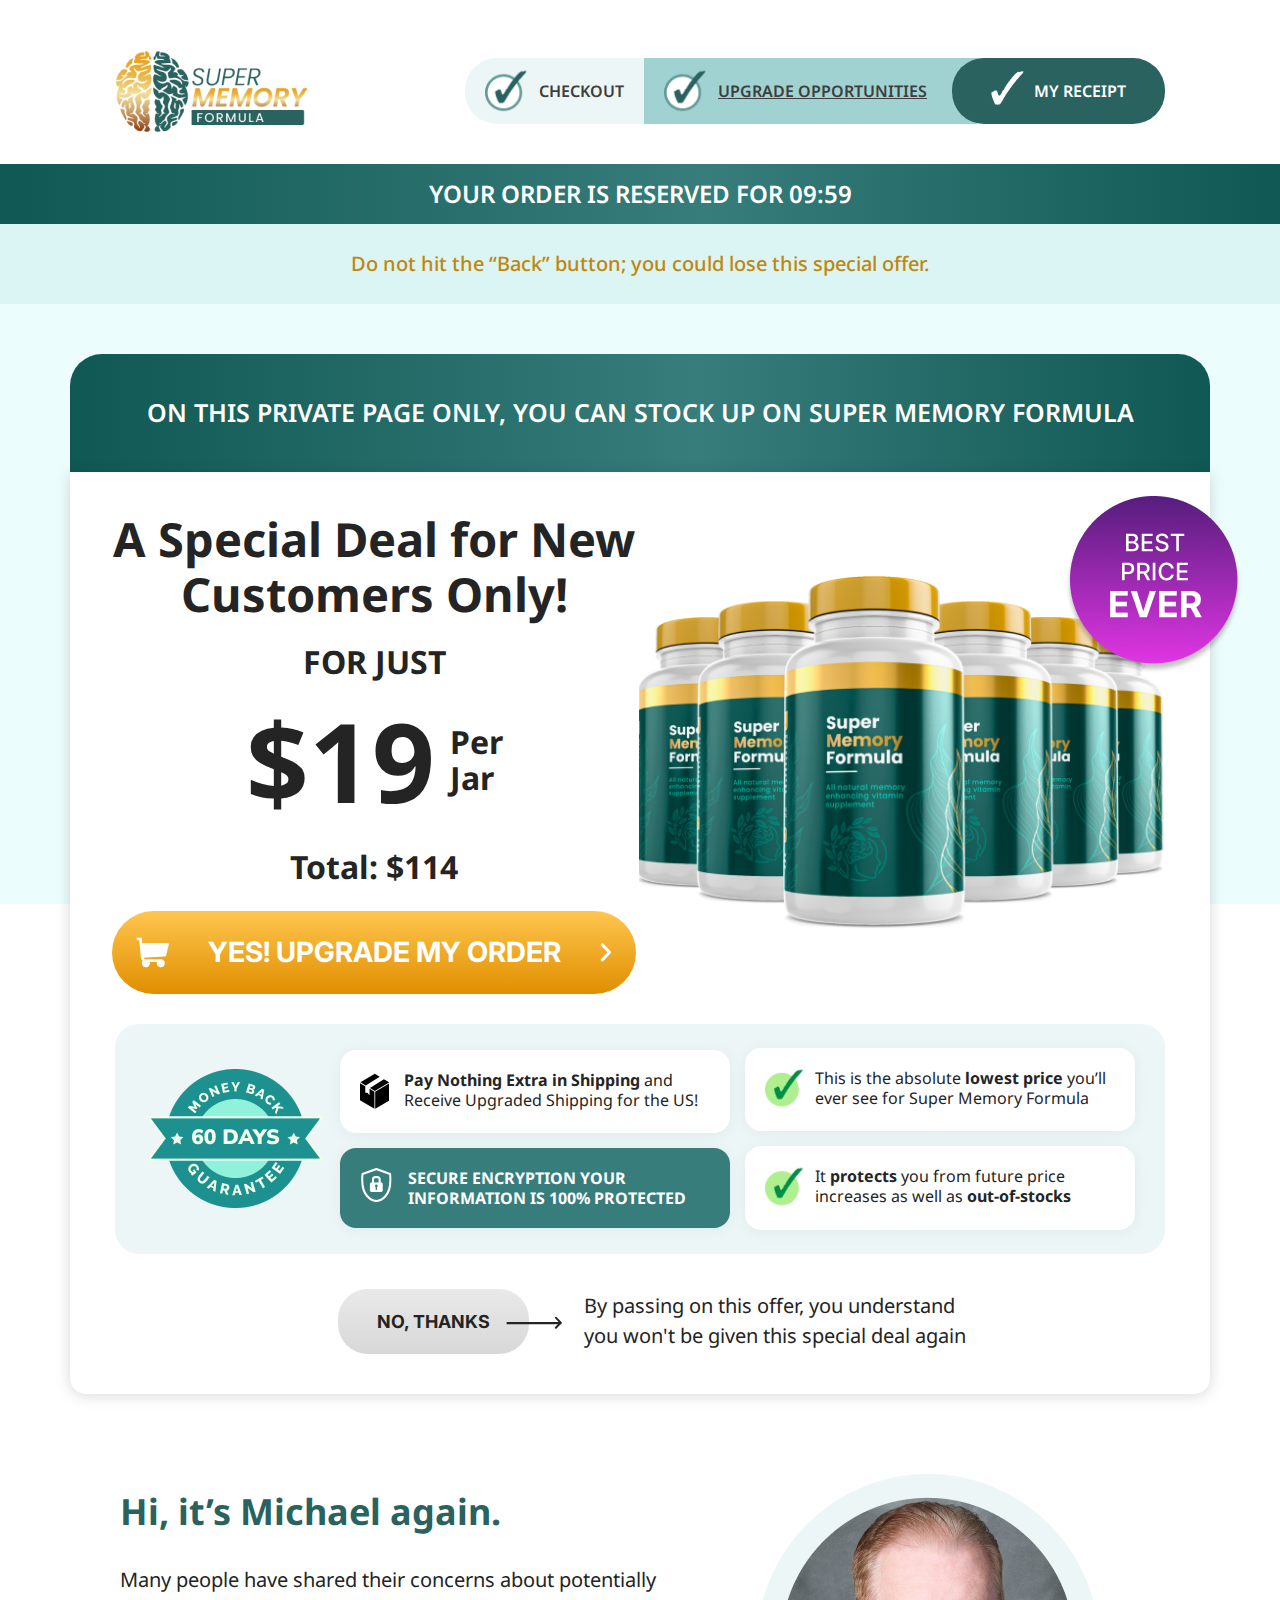
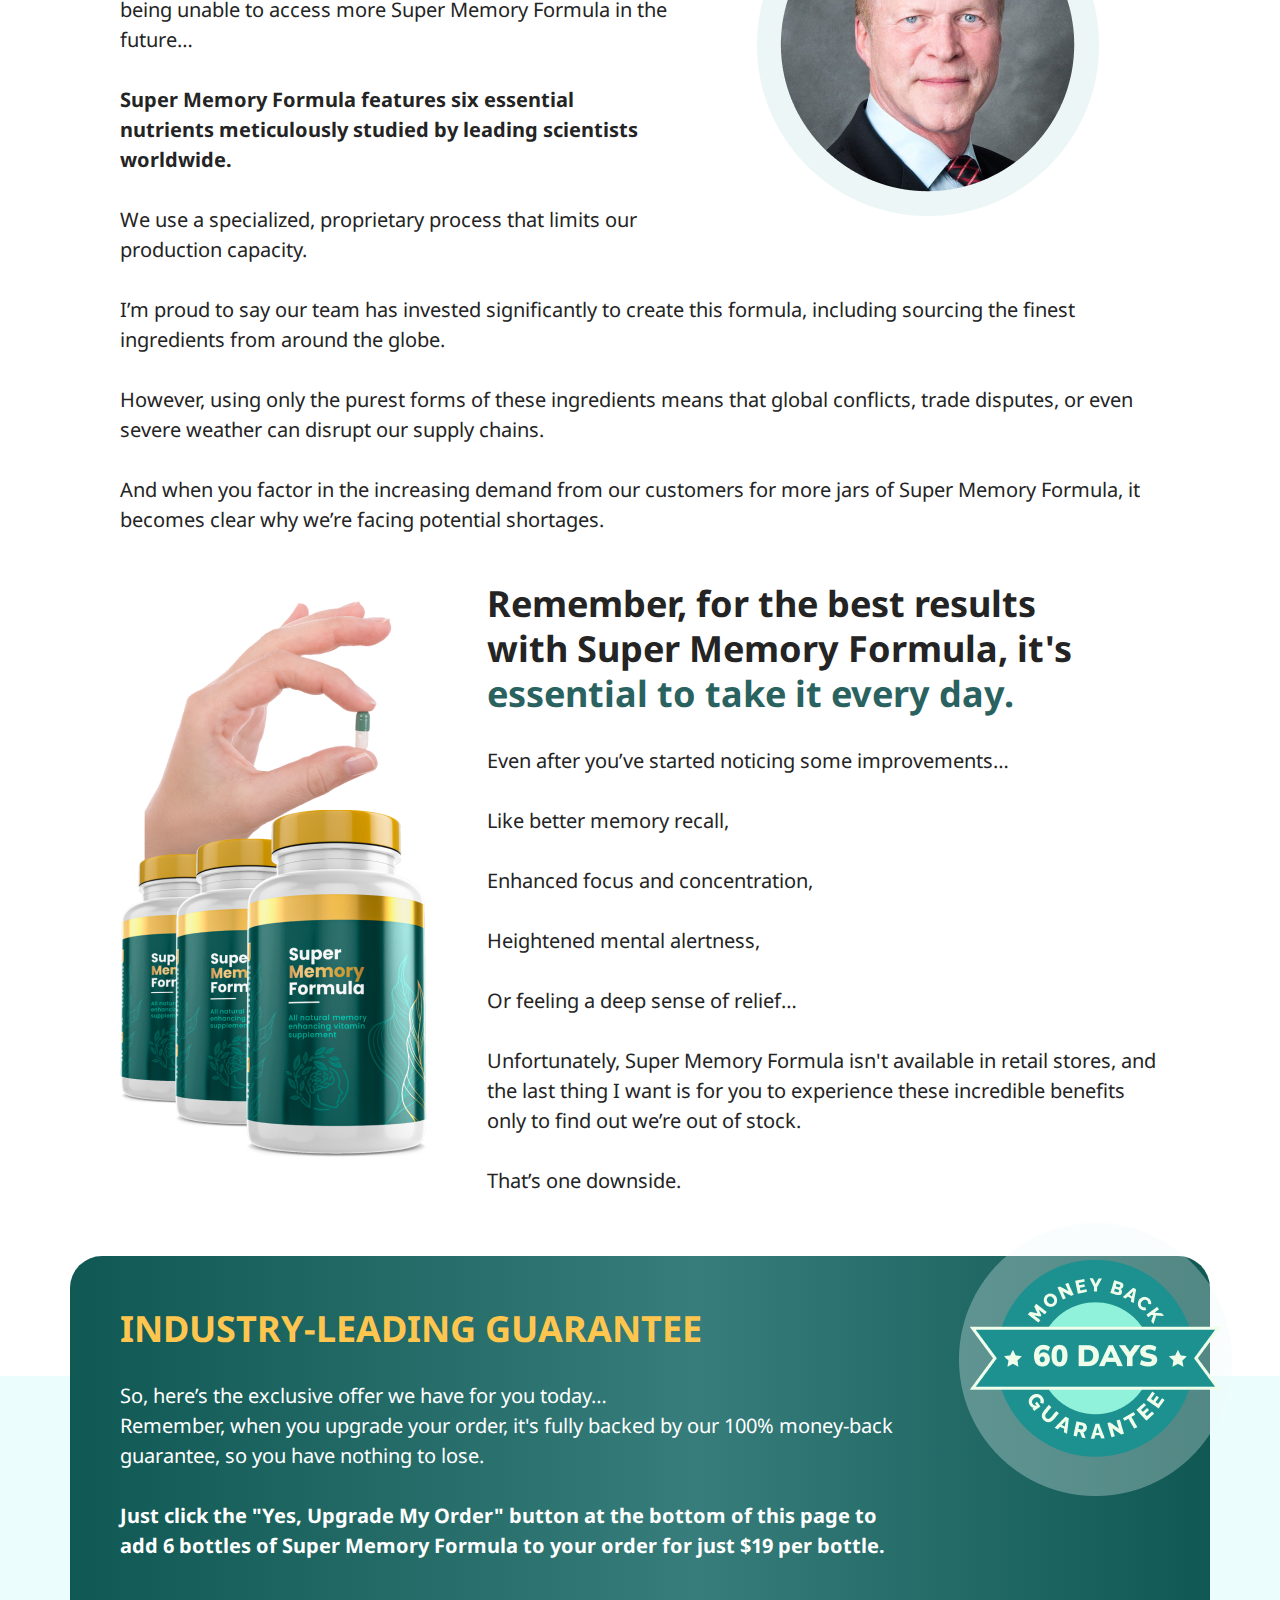
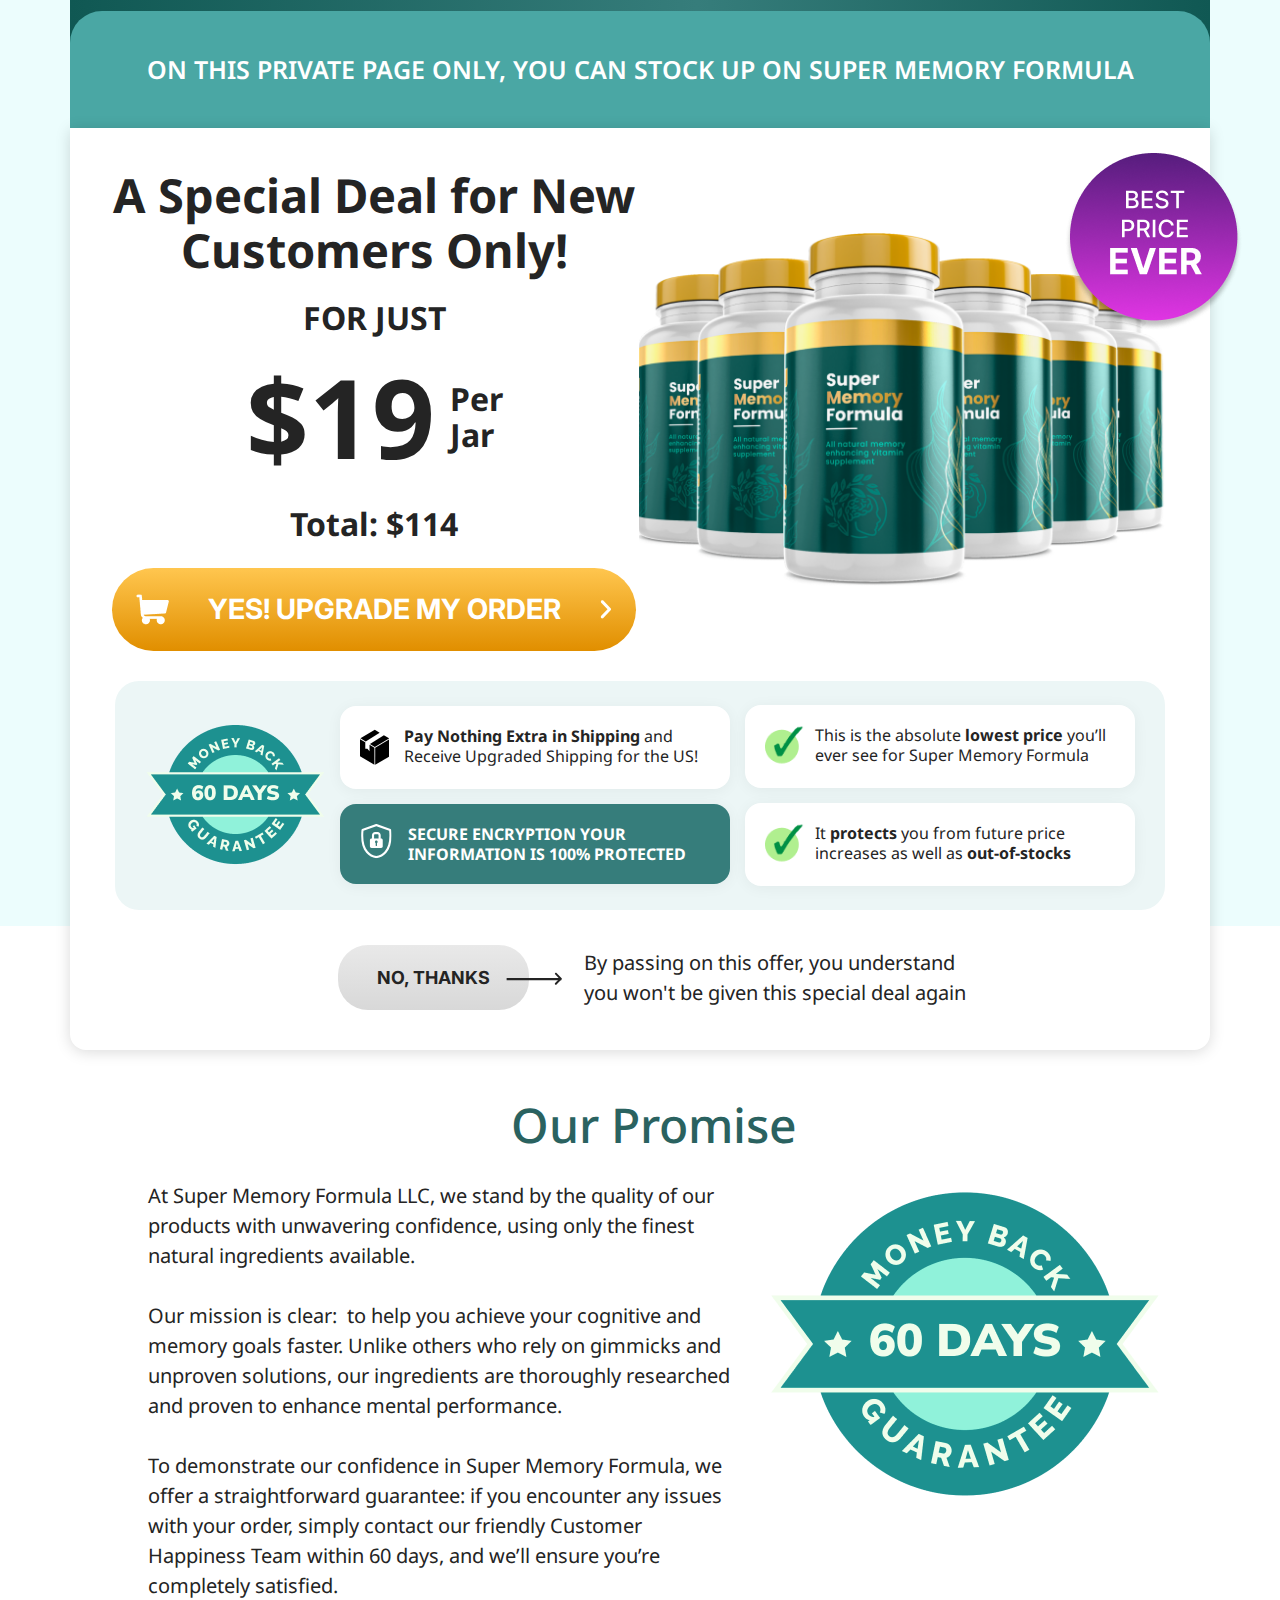
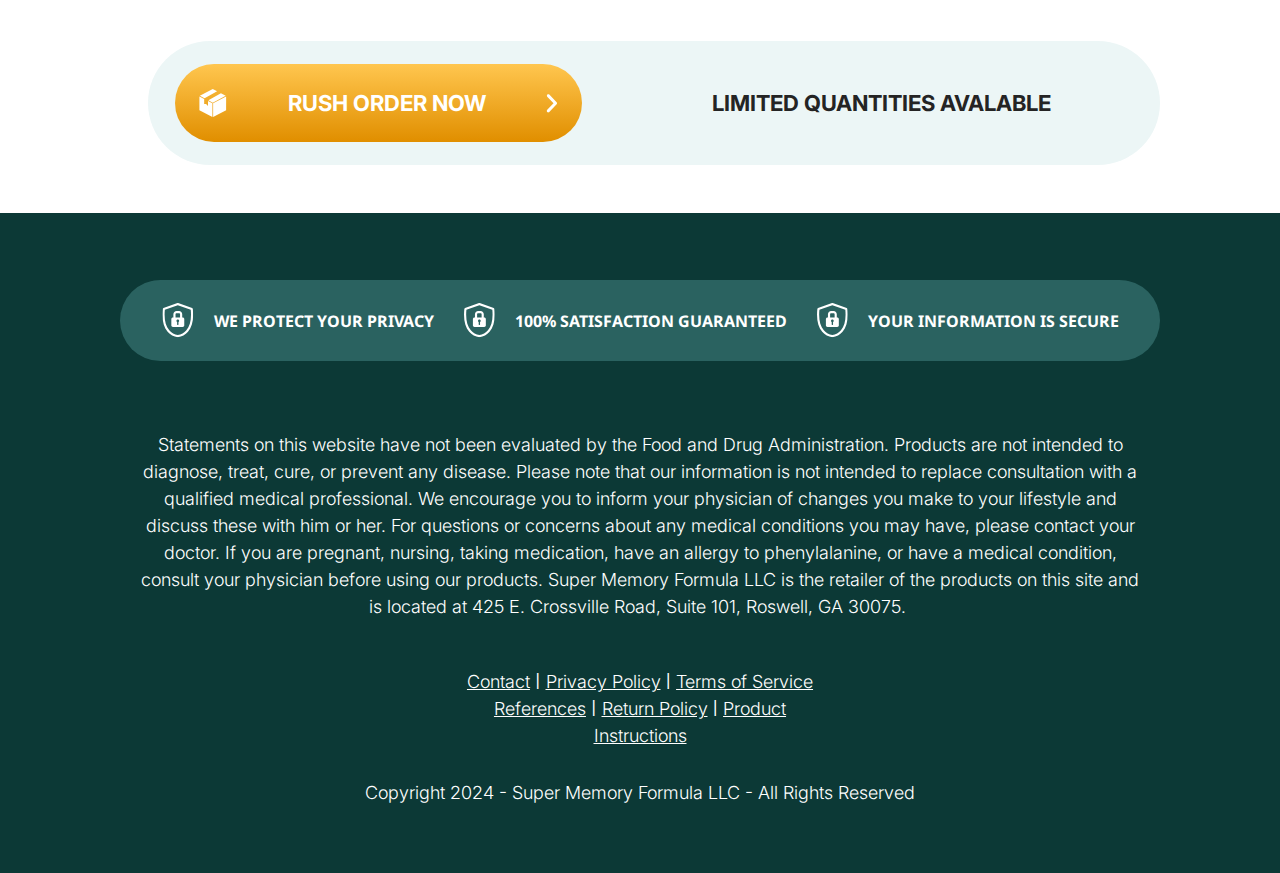
<file: public/upsell2.html>
<!DOCTYPE html>
<html>
	<head>
		<meta charset="UTF-8" />
		<meta name="viewport" content="width=device-width, initial-scale=1.0" />
        <!-- Meta Tags -->
        <meta property="og:type" content="Website" />
        <meta property="og:title" content="Super Memory Formula" />
        <meta property="og:image" content="" />
        <meta property="og:image:alt" content="" />
        <meta property="og:description" content="This is a website description for the search engine" />
        <meta property="og:url" content="" />
        <meta property="og:site_name" content="">
        <meta name="twitter:card" content="summary_large_image" />

		<title>Super Memory Formula</title>

		<link rel="preconnect" href="https://fonts.googleapis.com" />
		<link rel="preconnect" href="https://fonts.gstatic.com" crossorigin />
		<link 
            href="https://fonts.googleapis.com/css2?family=Inter:wght@100;200;300;400;500;600;700;800;900&family=Merriweather:ital,wght@0,300;0,400;0,700;0,900;1,300;1,400;1,700;1,900&family=Nunito+Sans:ital,opsz,wght@0,6..12,400;0,6..12,500;0,6..12,600;0,6..12,700;0,6..12,800;0,6..12,900;0,6..12,1000;1,6..12,400;1,6..12,500;1,6..12,600;1,6..12,700;1,6..12,800;1,6..12,900;1,6..12,1000&family=Nunito:ital,wght@0,200;0,300;0,400;0,500;0,600;0,700;0,800;0,900;0,1000;1,200;1,300;1,400;1,500;1,600;1,700;1,800;1,900;1,1000&family=Open+Sans:ital,wght@0,300;0,400;0,500;0,600;0,700;0,800;1,300;1,400;1,500;1,600;1,700;1,800&family=Roboto:ital,wght@0,300;0,400;0,500;0,700;0,900;1,100;1,300;1,400;1,500;1,700;1,900&family=Work+Sans:ital,wght@0,300;0,400;0,500;0,600;0,700;0,800;0,900;1,300;1,400;1,500;1,600;1,700;1,800;1,900&display=swap" 
            rel="stylesheet"/>
		<link 
            href="https://fonts.googleapis.com/css2?family=Poppins:ital,wght@0,100;0,200;0,300;0,400;0,500;0,600;0,700;0,800;0,900;1,100;1,200;1,300;1,400;1,500;1,600;1,700;1,800;1,900&display=swap" 
            rel="stylesheet"
            />
		<link 
            href="https://fonts.googleapis.com/css2?family=Oswald:wght@200..700&display=swap" rel="stylesheet">
        <link rel="preconnect" href="https://fonts.googleapis.com">
        <link rel="preconnect" href="https://fonts.gstatic.com" crossorigin>
        <link 
        href="https://fonts.googleapis.com/css2?family=Noto+Sans:ital,wght@0,100..900;1,100..900&display=swap" 
        rel="stylesheet"
        />

        <link rel="preconnect" href="https://fonts.googleapis.com">
        <link rel="preconnect" href="https://fonts.gstatic.com" crossorigin>
        <link href="https://fonts.googleapis.com/css2?family=Montserrat:ital,wght@0,100..900;1,100..900&display=swap" rel="stylesheet">
		
		<link href="./assets/css/style.css?v=2.1" rel="stylesheet" />
	</head>

    <body>
      
        <header class="xl:pt-[48px]">
            <div class="mx-auto md:max-w-[1050px] md:px-[0px] px-[15px]">
                <div class="flex-col md:flex-row md:justify-between  flex justify-center items-center gap-[20px] md:gap-0 xl:py-0 md:py-[30px] py-[20px]">
                    <div class="flex justify-center items-center">
                        <img class="" src="./assets/img//hero-u2.png" alt="100% Secure Badge">
                    </div>
                    <div class="md:max-w-[700px] flex">
                        <div class="bg-custom-gray-103 md:px-[20px] md:py-[0px] py-[5px] rounded-l-[32px] px-[10px] flex justify-center items-center gap-[10px]">
                            <div class="flex justify-center items-center">
                                <img class="mb-[8px] md:max-w-[44px] max-w-[30px]" src="./assets/img/check-1.png" alt="100% Secure Badge">
                            </div>
                            <div>
                                <p class="font-notosans text-custom-brown-100 md:text-[16px] font-semibold md:leading-[20px] text-[10px] leading-4">
                                    CHECKOUT
                                </p>
                            </div>
                        </div>
                        <div class="bg-custom-green-103 md:px-[20px] md:py-[0px] py-[5px] md:w-[333px] px-[10px] flex md:justify-start justify-center items-center gap-[10px]">
                            <div class="flex justify-center items-center">
                                <img class="mb-[8px] md:max-w-[44px] max-w-[30px]" src="./assets/img/check-1.png" alt="100% Secure Badge">
                            </div>
                            <div>
                                <p class="font-notosans text-custom-brown-100 underline md:text-[16px] font-semibold md:leading-[20px] text-[10px] leading-4">
                                    UPGRADE OPPORTUNITIES
                                </p>
                            </div>
                        </div>
                        <div class="bg-custom-green-100 rounded-[32px] md:px-[20px] md:py-[5px] py-[0px] md:w-[213px] px-[10px] ml-[-25px] flex justify-center items-center gap-[10px]">
                            <div class="flex justify-center items-center">
                                <img class="mb-[8px] md:max-w-[44px] max-w-[30px]" src="./assets/img/check-2.png" alt="100% Secure Badge">
                            </div>
                            <div>
                                <p class="font-notosans text-white md:text-[16px] font-semibold md:leading-[20px] text-[10px] leading-4">
                                    MY RECEIPT
                                </p>
                            </div>
                        </div>
                    </div>
                </div>
            </div>
            <div class="xl:mt-[30px] md:py-[12px] py-[20px] text-center u2-lb ">
                <h1 class="md:text-[24px] text-[20px] font-notosans font-semibold text-white">
                    YOUR ORDER IS RESERVED FOR <span id="timer">10:00</span>
                </h1>
            </div>
            <div class="md:py-[25px] py-[15px] text-center bg-custom-green-105 ">
                <h1 class="md:text-[20px] text-[18px] font-notosans font-medium text-custom-yellow-103">
                    Do not hit the “Back” button; you could lose this special offer.
                </h1>
            </div>
        </header>

        <main class="">
            <div class="bg-custom-green-104 pb-[600px]">
                <div class=" md:max-w-[1140px] md:mx-auto">
                </div>
            </div>
            <section class=" md:px-0 px-[15px] md:pb-[48px] md:pt-[60px] pt-[25px] py-[20px]  ">
                <article class="md:max-w-[1140px] md:mx-auto md:mt-[-610px] mt-[-600px]">
                    <div class="md:py-[40px] py-[15px] md:px-0 px-[20px] text-center u2-lb rounded-t-[32px]">
                        <h1 class="md:text-[25px] text-[22px] text-white font-notosans font-semibold">
                            ON THIS PRIVATE PAGE ONLY, YOU CAN STOCK UP ON SUPER MEMORY FORMULA
                        </h1>
                    </div>

                    <div class="md:py-[40px] py-[20px] md:px-[40px] px-[20px] rounded-b-[16px] bg-white bs-1">
                        <div class="lg:flex-row flex-col flex justify-center  items-center">
                        <!-- FIRST -->
                            <div class="flex flex-col justify-center items-center">
                                <div class="md:max-w-[539px] text-center">
                                    <h1 class="md:text-[47px] md:leading-[55px] text-[30px] leading-tight text-custom-black-300 font-notosans font-bold">
                                        A Special Deal for New Customers Only!
                                    </h1>
                                </div>
                                <div class="flex justify-center items-center relative">
                                    <img class="lg:hidden absolute left-[72%] bottom-[55%] w-[100px]" src="./assets/img/u2-best-logo.png" alt="100% Secure Badge">
                                    <img class="mt-[15px] w-[90%] lg:hidden mx-auto" src="./assets/img/u2-new-bot-6.png" alt="6 Bottles joint support">
                                </div>
                                <div class="mt-[20px]">
                                    <p class="md:text-[32px] text-[22px] leading-tight text-custom-black-300 font-notosans font-bold">
                                        FOR JUST
                                    </p>
                                </div>

                                <div class="flex md:gap-[15px] md:mt-[10px] mt-[10px] gap-[10px] justify-center items-center">
                                    <h1 class="md:text-[110px] text-[80px] leading-tight text-custom-black-300 font-notosans font-bold">
                                        $19
                                    </h1>
                                    <p class="md:text-[32px] font-notosans font-bold md:leading-[36px] text-[25px] text-custom-black-300 leading-[28px]">
                                        Per <br>Jar
                                    </p>
                                </div>

                                <div class="md:mt-[20px] mt-[20px]">
                                    <p class="md:leading-[35px] md:text-[32px] text-[25px] leading-[25px] text-custom-black-300 font-notosans font-bold">
                                        Total: $114
                                    </p>
                                </div>

                                <a href="#" class="md:mt-[27px] mt-[20px] md:w-[524px] w-[100%]  flex py-[24px] px-[24px] md:text-[28px] justify-between items-center rounded-[50px] text-[18px] md:leading-tight font-inter text-center bt-new text-white font-bold">
                                    <img class="" src="./assets/img/cart-u2.png" alt="6 Bottles joint support">
                                    <p>YES! UPGRADE MY ORDER</p>
                                    <svg xmlns="http://www.w3.org/2000/svg" width="12" height="19" viewBox="0 0 12 19" fill="none">
                                        <path d="M3.29076 17.9782L10.6225 10.3456C10.8967 10.0544 11.0493 9.66947 11.0493 9.26949C11.0493 8.86952 10.8967 8.48462 10.6225 8.19337L3.29076 0.560836C3.0293 0.324171 2.68922 0.193115 2.33655 0.193115C1.98389 0.193115 1.6438 0.324171 1.38234 0.560836C1.08593 0.831352 0.904256 1.20504 0.874596 1.60524C0.844935 2.00544 0.969533 2.40182 1.22283 2.71308L7.51777 9.26209L1.22625 15.8259C0.952099 16.1172 0.799442 16.5021 0.799442 16.902C0.799442 17.302 0.952099 17.6869 1.22625 17.9782C1.35938 18.118 1.51952 18.2293 1.69696 18.3053C1.8744 18.3814 2.06545 18.4206 2.2585 18.4206C2.45156 18.4206 2.64261 18.3814 2.82005 18.3053C2.99749 18.2293 3.15763 18.118 3.29076 17.9782Z" fill="white"/>
                                    </svg>
                                </a>
                            </div>
                        <!-- END -->
                        <!-- SECOND -->
                            <div class="relative">
                                <div class="flex flex-col justify-center items-center">
                                    <img class="lg:block hidden absolute left-[80%] bottom-[72%]" src="./assets/img/u2-best-logo.png" alt="100% Secure Badge">
                                    <img class="lg:block hidden" src="./assets/img/u2-new-bot-6.png" alt="6 Bottles joint support">
                                </div>
                            </div>
                        <!-- END -->
                        </div>
                        <div class="flex justify-center items-center md:mt-[30px] mt-[20px]">
                            <div class="bg-custom-gray-103 rounded-[24px] md:p-[24px] p-[20px] md:w-[1050px]">
                                <div class="lg:flex-row flex-col flex justify-center md:gap-[15px] gap-[15px] items-center">
                                   <div class="flex justify-center items-center">
                                        <img class="" src="./assets/img/u2-mb.png" alt="6 Bottles joint support">
                                   </div>
                                   <div class="md:max-w-[390px]">
                                        <div class="bg-white md:py-[20px] bs-2 py-[15px] md:px-[20px] px-[15px] rounded-[16px] flex gap-[15px]">
                                            <svg xmlns="http://www.w3.org/2000/svg" width="36" height="43" viewBox="0 0 36 43" fill="none" class="md:w-[55px]">
                                                <path d="M6.952 14.2186L23.8853 3.50535L18.0067 0L0.540009 10.3993L6.952 14.2186Z" fill="black"/>
                                                <path d="M29.028 6.5675L12.0947 17.2808L18 20.7987L35.4666 10.3994L29.028 6.5675Z" fill="black"/>
                                                <path d="M17.5173 21.7954L11.572 18.2537V26.0343L8.99999 22.9722H6.42799V15.1917L0 11.3629V32.1615L17.5173 42.5987V21.7954Z" fill="black"/>
                                                <path d="M18.4827 21.7954V42.5987L36 32.1647V11.3629L18.4827 21.7954Z" fill="black"/>
                                            </svg>
                                            <p class="md:text-[16px] text-[14px] md:leading-[20px] leading-5 font-notosans text-custom-black-300">
                                                <b>Pay Nothing Extra in Shipping</b> and Receive Upgraded Shipping for the US!
                                            </p>
                                        </div>
                                        <div class="bg-custom-green-106 md:py-[20px] bs-2 mt-[15px] py-[15px] md:px-[20px] px-[15px] rounded-[16px] flex gap-[15px]">
                                            <svg xmlns="http://www.w3.org/2000/svg" width="31" height="35" viewBox="0 0 31 35" fill="none" class="md:w-[55px]">
                                                <mask id="mask0_1_790" style="mask-type:luminance" maskUnits="userSpaceOnUse" x="0" y="0" width="31" height="35">
                                                <path d="M0 0H30.4424V34.1806H0V0Z" fill="white"/>
                                                </mask>
                                                <g mask="url(#mask0_1_790)">
                                                <path d="M15.2218 34.1807H15.1534C11.2299 33.6946 7.64185 31.7236 5.12711 28.673C0.877317 23.6599 -0.740567 16.0262 0.319033 5.97937C0.340811 5.78053 0.417601 5.59172 0.540778 5.43412C0.663954 5.27653 0.828635 5.15641 1.01632 5.08725L14.8572 0.063835C15.0924 -0.0212783 15.35 -0.0212783 15.5852 0.063835L29.4307 5.08725C29.6184 5.15641 29.7831 5.27653 29.9062 5.43412C30.0294 5.59172 30.1062 5.78053 30.128 5.97937C31.1876 16.0273 29.5697 23.6622 25.3188 28.673C22.8021 31.726 19.2102 33.6973 15.2833 34.1807H15.2218ZM15.2218 2.20468L2.37329 6.86578C1.51422 15.9806 2.9874 22.8498 6.75297 27.2899C8.88855 29.8676 11.9054 31.5604 15.2184 32.0398C18.5478 31.5518 21.5782 29.8469 23.7237 27.2545C27.4653 22.8111 28.9282 15.9556 28.0703 6.8692L15.2218 2.20468Z" fill="white"/>
                                                </g>
                                                <path d="M20.0333 24.0334H10.408C9.98495 24.0334 9.57923 23.8653 9.28009 23.5662C8.98095 23.267 8.8129 22.8613 8.8129 22.4383V16.0191C8.8129 15.5961 8.98095 15.1904 9.28009 14.8912C9.57923 14.5921 9.98495 14.424 10.408 14.424H10.8409V11.1883C10.8419 10.3458 11.1769 9.53807 11.7727 8.94233C12.3684 8.3466 13.1761 8.01152 14.0186 8.01062H16.4226C17.2651 8.01152 18.0729 8.3466 18.6686 8.94233C19.2643 9.53807 19.5994 10.3458 19.6003 11.1883V14.4195H20.0333C20.2427 14.4195 20.4502 14.4607 20.6437 14.5409C20.8372 14.6211 21.013 14.7386 21.1612 14.8867C21.3093 15.0348 21.4268 15.2106 21.5069 15.4042C21.5871 15.5977 21.6284 15.8051 21.6284 16.0146V22.428C21.6296 22.8524 21.4622 23.2599 21.1631 23.5609C20.864 23.8619 20.4576 24.0319 20.0333 24.0334ZM15.2218 16.5558C14.9276 16.555 14.6414 16.6515 14.4078 16.8302C14.1741 17.0089 14.0061 17.2598 13.9298 17.544C13.8535 17.8281 13.8732 18.1294 13.9859 18.4011C14.0986 18.6729 14.298 18.8997 14.553 19.0464V21.5689C14.553 21.6575 14.5881 21.7424 14.6507 21.805C14.7133 21.8676 14.7983 21.9028 14.8868 21.9028H15.5545C15.643 21.9028 15.7279 21.8676 15.7905 21.805C15.8531 21.7424 15.8883 21.6575 15.8883 21.5689V19.0464C16.1431 18.8998 16.3424 18.6732 16.4551 18.4017C16.5679 18.1302 16.5878 17.829 16.5118 17.5451C16.4358 17.2611 16.2681 17.0101 16.0348 16.8313C15.8016 16.6524 15.5157 16.5555 15.2218 16.5558ZM14.0186 10.1469C13.7427 10.1475 13.4783 10.2575 13.2833 10.4527C13.0883 10.6479 12.9787 10.9124 12.9784 11.1883V14.4195H17.464V11.1883C17.4637 10.9122 17.3539 10.6475 17.1587 10.4523C16.9634 10.257 16.6987 10.1472 16.4226 10.1469H14.0186Z" fill="white"/>
                                            </svg>
                                            <p class="md:text-[16px] text-[14px] md:leading-[20px] leading-5 font-notosans font-bold text-white">
                                                SECURE ENCRYPTION YOUR INFORMATION IS 100% PROTECTED
                                            </p>
                                        </div>
                                   </div>
                                   <div class="md:max-w-[390px]">
                                        <div class="bg-white md:py-[20px] bs-2 py-[15px] md:px-[20px] px-[15px] rounded-[16px] flex gap-[10px]">
                                            <div class="flex justify-center items-center">
                                                <img class="md:max-w-[40px] mt-[-10px]" src="./assets/img/check-3.png" alt="6 Bottles joint support">
                                        </div>
                                            <p class="md:text-[16px] text-[14px] md:leading-[20px] leading-5 font-notosans text-custom-black-300">
                                                This is the absolute <b>lowest price</b> you’ll ever see for Super Memory Formula
                                            </p>
                                        </div>
                                        <div class="bg-white md:py-[20px] bs-2 py-[15px] mt-[15px] md:px-[20px] px-[15px] rounded-[16px] flex gap-[10px]">
                                            <div class="flex justify-center items-center">
                                                <img class="md:max-w-[40px] mt-[-10px]" src="./assets/img/check-3.png" alt="6 Bottles joint support">
                                        </div>
                                            <p class="md:text-[16px] text-[14px] md:leading-[20px] leading-5 font-notosans text-custom-black-300">
                                                It <b>protects</b> you from future price increases as well as <b>out-of-stocks</b>
                                            </p>
                                        </div>
                                    </div>
                                </div>
                            </div>
                        </div>
                        <div class="flex justify-center items-center">
                            <div class="relative md:mt-[35px] mt-[20px]  lg:pr-0 lg:pl-[41px] md:px-[30px] px-[15px] md:max-w-[1040px] md:gap-[55px] lg:flex-row flex-col flex justify-start items-center md:mx-auto  rounded-[8px]">
                                <a href="" class=" w-[191px] py-[19px] text-[18px] rounded-[30px] text-center text-custom-black-300 font-inter font-bold  custom-grey-btn">
                                    NO, THANKS
                                </a>
                                <p class="lg:text-start text-center md:text-[20px] font-notosans md:mt-[0px] mt-[20px] text-custom-black-300 md:max-w-[400px]">
                                    By passing on this offer, you understand you won't be given this special deal again 
                                </p>

                                <svg class="lg:block hidden absolute top-[33px] left-[209px]" xmlns="http://www.w3.org/2000/svg" width="56" height="3" viewBox="0 0 56 3" fill="none">
                                    <path d="M0.624542 1.19287H55.3136" stroke="#242424" stroke-width="2.27871" stroke-miterlimit="10"/>
                                </svg>
                                <svg class="lg:block hidden absolute top-[27px] left-[257px]" xmlns="http://www.w3.org/2000/svg" width="8" height="13" viewBox="0 0 8 13" fill="none">
                                    <path d="M2.5203 12.5439L7.40813 7.45552C7.59071 7.26133 7.69235 7.00483 7.69235 6.73829C7.69235 6.47176 7.59071 6.21526 7.40813 6.02107L2.5203 0.931571C2.34604 0.774007 2.11948 0.686768 1.88454 0.686768C1.64961 0.686768 1.42305 0.774007 1.24878 0.931571C1.05109 1.11175 0.929843 1.36075 0.909927 1.62749C0.890012 1.89423 0.972935 2.15848 1.14168 2.36602L5.33565 6.73203L1.14168 11.1083C0.959111 11.3025 0.857465 11.559 0.857465 11.8255C0.857465 12.092 0.959111 12.3485 1.14168 12.5427C1.23039 12.6364 1.33722 12.711 1.45569 12.762C1.57415 12.813 1.70176 12.8394 1.83075 12.8395C1.95973 12.8396 2.08739 12.8134 2.20594 12.7626C2.32448 12.7118 2.43145 12.6374 2.5203 12.5439Z" fill="#242424"/>
                                </svg>
                            </div>
                        </div>
                    </div>
                </article>
            </section>
            <section class=" md:max-w-[1140px] md:py-[48px] py-[20px] px-[15px] md:px-[50px] xl:mx-auto md:mx-[30px] mx-[15px] relative">
                <h1 class="md:text-[36px] md:text-start text-center md:leading-[43px] text-[25px] leading-7 text-custom-green-100 font-notosans font-bold">
                    Hi, it’s Michael again.
                </h1>
                <img class="lg:mt-0 mt-[20px] lg:absolute xl:top-[32px] lg:top-[80px] xl:right-[110px] lg:right-[40px] xl:w-auto lg:w-[270px] md:w-[50%] lg:mx-0 w-[90%] mx-auto" src="./assets/img/u2-michael-hero.png" alt="White man">
                <div class="md:mt-[32px] mt-[20px] lg:max-w-[552px]">
                    <p class="md:text-[20px] md:leading-[30px] leading-6 text-[18px] text-custom-black-300 font-notosans">
                        Many people have shared their concerns about potentially being unable to access more Super Memory Formula in the future…<br><br>
                        <b>Super Memory Formula features six essential nutrients meticulously studied by leading scientists worldwide. </b><br><br>
                        We use a specialized, proprietary process that limits our production capacity.
                    </p>
                </div>
                <p class="md:text-[20px] md:leading-[30px] leading-6 text-[18px] text-custom-black-300 font-notosans md:mt-[30px] mt-[20px]">
                    I’m proud to say our team has invested significantly to create this formula, including sourcing the finest ingredients from around the globe.<br><br>
                    However, using only the purest forms of these ingredients means that global conflicts, trade disputes, or even severe weather can disrupt our supply chains.<br><br>
                    And when you factor in the increasing demand from our customers for more jars of Super Memory Formula, it becomes clear why we’re facing potential shortages.
                </p>
            </section>
            <section class="md:max-w-[1140px] md:py-[48px] py-[20px] px-[15px] md:px-[50px] xl:mx-auto md:mx-[30px] mx-[15px] md:pb-[180px] pb-[150px]">
                <div class="md:mt-[-50px] mt-[-30px]">
                    <div class="flex flex-col md:flex-row md:gap-[60px] gap-[20px]  md:justify-start md:items-start justify-center items-center">
                        <div class="flex justify-center items-center gap-[10px]">
                            <img src="./assets/img/u2-sect-2.png" alt="Cart" class="md:max-w-[307px]">
                        </div>
                        <div class="">
                            <h1 class="md:text-[36px] md:text-start md:max-w-[624px] text-center md:leading-[45px] text-[25px] leading-7 text-custom-black-300 font-notosans font-bold">
                                Remember, for the best results with Super Memory Formula, it's <span class="text-custom-green-100 ">essential to take it every day.</span>
                            </h1>
                            <p class="md:text-[20px] md:leading-[30px] leading-6 text-[18px] text-custom-black-300 font-notosans md:mt-[30px] mt-[20px]">
                                Even after you’ve started noticing some improvements…<br><br>
                                Like better memory recall,<br><br>
                                Enhanced focus and concentration, <br><br>
                                Heightened mental alertness,<br><br>
                                Or feeling a deep sense of relief…<br><br>
                                Unfortunately, Super Memory Formula isn't available in retail stores, and the last thing I want is for you to experience these incredible benefits only to find out we’re out of stock.<br><br>
                                That’s one downside.
                            </p>
                        </div>
                    </div>
                </div>
            </section>    
            <div class="bg-custom-green-104 pb-[1150px]">
            </div>
            <section class=" mt-[-1270px]">
                <div class="md:max-w-[1140px] md:py-[50px] py-[20px] px-[20px] md:px-[50px] xl:mx-auto md:mx-[30px] mx-[15px]   u2-lb rounded-t-[32px]">
                    <div class="flex flex-col md:flex-row md:gap-[60px] gap-[20px]  md:justify-start md:items-start justify-center items-center pb-[40px]">
                        <div class="">
                            <h1 class="md:text-[36px] md:text-start md:max-w-[624px] text-center md:leading-[45px] text-[25px] leading-7 text-custom-yellow-104 font-notosans font-bold">
                                INDUSTRY-LEADING GUARANTEE
                            </h1>
                            <p class="md:text-[20px] md:leading-[30px] leading-6 text-[18px]  md:max-w-[802px] text-white font-notosans md:mt-[30px] mt-[20px]">
                                So, here’s the exclusive offer we have for you today…<br>
                                Remember, when you upgrade your order, it's fully backed by our 100% money-back guarantee, so you have nothing to lose.<br><br>
                                <b>Just click the "Yes, Upgrade My Order" button at the bottom of this page to add 
                                6 bottles of Super Memory Formula to your order for just $19 per bottle.</b>
                            </p>
                        </div>
                        <div class="flex justify-center items-center gap-[10px]">
                            <img src="./assets/img/u2-mb-2.png" alt="Cart" class="md:max-w-[273px] md:mt-[-83px] md:ml-[-20px] md:mr-[-72px]">
                        </div>
                    </div>
                </div>
              
                <article class="md:max-w-[1140px] md:mx-auto mt-[-40px] md:px-[0px] px-[15px]">
                    <div class="md:py-[40px] py-[15px] md:px-0 px-[20px] text-center bg-custom-green-107 rounded-t-[32px]">
                        <h1 class="md:text-[25px] text-[22px] text-white font-notosans font-semibold">
                            ON THIS PRIVATE PAGE ONLY, YOU CAN STOCK UP ON SUPER MEMORY FORMULA
                        </h1>
                    </div>

                    <div class="md:py-[40px] py-[20px] md:px-[40px] px-[20px] rounded-b-[16px] bg-white bs-1">
                        <div class="lg:flex-row flex-col flex justify-center  items-center">
                        <!-- FIRST -->
                            <div class="flex flex-col justify-center items-center">
                                <div class="md:max-w-[539px] text-center">
                                    <h1 class="md:text-[47px] md:leading-[55px] text-[30px] leading-tight text-custom-black-300 font-notosans font-bold">
                                        A Special Deal for New Customers Only!
                                    </h1>
                                </div>
                                <div class="flex justify-center items-center relative">
                                    <img class="lg:hidden absolute left-[72%] bottom-[55%] w-[100px]" src="./assets/img/u2-best-logo.png" alt="100% Secure Badge">
                                    <img class="mt-[15px] w-[90%] lg:hidden mx-auto" src="./assets/img/u2-new-bot-6.png" alt="6 Bottles joint support">
                                </div>
                                <div class="mt-[20px]">
                                    <p class="md:text-[32px] text-[22px] leading-tight text-custom-black-300 font-notosans font-bold">
                                        FOR JUST
                                    </p>
                                </div>

                                <div class="flex md:gap-[15px] md:mt-[10px] mt-[10px] gap-[10px] justify-center items-center">
                                    <h1 class="md:text-[110px] text-[80px] leading-tight text-custom-black-300 font-notosans font-bold">
                                        $19
                                    </h1>
                                    <p class="md:text-[32px] font-notosans font-bold md:leading-[36px] text-[25px] text-custom-black-300 leading-[28px]">
                                        Per <br>Jar
                                    </p>
                                </div>

                                <div class="md:mt-[20px] mt-[20px]">
                                    <p class="md:leading-[35px] md:text-[32px] text-[25px] leading-[25px] text-custom-black-300 font-notosans font-bold">
                                        Total: $114
                                    </p>
                                </div>

                                <a href="#" class="md:mt-[27px] mt-[20px] md:w-[524px] w-[100%]  flex py-[24px] px-[24px] md:text-[28px] justify-between items-center rounded-[50px] text-[18px] md:leading-tight font-inter text-center bt-new text-white font-bold">
                                    <img class="" src="./assets/img/cart-u2.png" alt="6 Bottles joint support">
                                    <p>YES! UPGRADE MY ORDER</p>
                                    <svg xmlns="http://www.w3.org/2000/svg" width="12" height="19" viewBox="0 0 12 19" fill="none">
                                        <path d="M3.29076 17.9782L10.6225 10.3456C10.8967 10.0544 11.0493 9.66947 11.0493 9.26949C11.0493 8.86952 10.8967 8.48462 10.6225 8.19337L3.29076 0.560836C3.0293 0.324171 2.68922 0.193115 2.33655 0.193115C1.98389 0.193115 1.6438 0.324171 1.38234 0.560836C1.08593 0.831352 0.904256 1.20504 0.874596 1.60524C0.844935 2.00544 0.969533 2.40182 1.22283 2.71308L7.51777 9.26209L1.22625 15.8259C0.952099 16.1172 0.799442 16.5021 0.799442 16.902C0.799442 17.302 0.952099 17.6869 1.22625 17.9782C1.35938 18.118 1.51952 18.2293 1.69696 18.3053C1.8744 18.3814 2.06545 18.4206 2.2585 18.4206C2.45156 18.4206 2.64261 18.3814 2.82005 18.3053C2.99749 18.2293 3.15763 18.118 3.29076 17.9782Z" fill="white"/>
                                    </svg>
                                </a>
                            </div>
                        <!-- END -->
                        <!-- SECOND -->
                            <div class="relative">
                                <div class="flex flex-col justify-center items-center">
                                    <img class="lg:block hidden absolute left-[80%] bottom-[72%]" src="./assets/img/u2-best-logo.png" alt="100% Secure Badge">
                                    <img class="lg:block hidden" src="./assets/img/u2-new-bot-6.png" alt="6 Bottles joint support">
                                </div>
                            </div>
                        <!-- END -->
                        </div>
                        <div class="flex justify-center items-center md:mt-[30px] mt-[20px]">
                            <div class="bg-custom-gray-103 rounded-[24px] md:p-[24px] p-[20px] md:w-[1050px]">
                                <div class="lg:flex-row flex-col flex justify-center md:gap-[15px] gap-[15px] items-center">
                                   <div class="flex justify-center items-center">
                                        <img class="" src="./assets/img/u2-mb.png" alt="6 Bottles joint support">
                                   </div>
                                   <div class="md:max-w-[390px]">
                                        <div class="bg-white md:py-[20px] bs-2 py-[15px] md:px-[20px] px-[15px] rounded-[16px] flex gap-[15px]">
                                            <svg xmlns="http://www.w3.org/2000/svg" width="36" height="43" viewBox="0 0 36 43" fill="none" class="md:w-[55px]">
                                                <path d="M6.952 14.2186L23.8853 3.50535L18.0067 0L0.540009 10.3993L6.952 14.2186Z" fill="black"/>
                                                <path d="M29.028 6.5675L12.0947 17.2808L18 20.7987L35.4666 10.3994L29.028 6.5675Z" fill="black"/>
                                                <path d="M17.5173 21.7954L11.572 18.2537V26.0343L8.99999 22.9722H6.42799V15.1917L0 11.3629V32.1615L17.5173 42.5987V21.7954Z" fill="black"/>
                                                <path d="M18.4827 21.7954V42.5987L36 32.1647V11.3629L18.4827 21.7954Z" fill="black"/>
                                            </svg>
                                            <p class="md:text-[16px] text-[14px] md:leading-[20px] leading-5 font-notosans text-custom-black-300">
                                                <b>Pay Nothing Extra in Shipping</b> and Receive Upgraded Shipping for the US!
                                            </p>
                                        </div>
                                        <div class="bg-custom-green-106 md:py-[20px] bs-2 mt-[15px] py-[15px] md:px-[20px] px-[15px] rounded-[16px] flex gap-[15px]">
                                            <svg xmlns="http://www.w3.org/2000/svg" width="31" height="35" viewBox="0 0 31 35" fill="none" class="md:w-[55px]">
                                                <mask id="mask0_1_790" style="mask-type:luminance" maskUnits="userSpaceOnUse" x="0" y="0" width="31" height="35">
                                                <path d="M0 0H30.4424V34.1806H0V0Z" fill="white"/>
                                                </mask>
                                                <g mask="url(#mask0_1_790)">
                                                <path d="M15.2218 34.1807H15.1534C11.2299 33.6946 7.64185 31.7236 5.12711 28.673C0.877317 23.6599 -0.740567 16.0262 0.319033 5.97937C0.340811 5.78053 0.417601 5.59172 0.540778 5.43412C0.663954 5.27653 0.828635 5.15641 1.01632 5.08725L14.8572 0.063835C15.0924 -0.0212783 15.35 -0.0212783 15.5852 0.063835L29.4307 5.08725C29.6184 5.15641 29.7831 5.27653 29.9062 5.43412C30.0294 5.59172 30.1062 5.78053 30.128 5.97937C31.1876 16.0273 29.5697 23.6622 25.3188 28.673C22.8021 31.726 19.2102 33.6973 15.2833 34.1807H15.2218ZM15.2218 2.20468L2.37329 6.86578C1.51422 15.9806 2.9874 22.8498 6.75297 27.2899C8.88855 29.8676 11.9054 31.5604 15.2184 32.0398C18.5478 31.5518 21.5782 29.8469 23.7237 27.2545C27.4653 22.8111 28.9282 15.9556 28.0703 6.8692L15.2218 2.20468Z" fill="white"/>
                                                </g>
                                                <path d="M20.0333 24.0334H10.408C9.98495 24.0334 9.57923 23.8653 9.28009 23.5662C8.98095 23.267 8.8129 22.8613 8.8129 22.4383V16.0191C8.8129 15.5961 8.98095 15.1904 9.28009 14.8912C9.57923 14.5921 9.98495 14.424 10.408 14.424H10.8409V11.1883C10.8419 10.3458 11.1769 9.53807 11.7727 8.94233C12.3684 8.3466 13.1761 8.01152 14.0186 8.01062H16.4226C17.2651 8.01152 18.0729 8.3466 18.6686 8.94233C19.2643 9.53807 19.5994 10.3458 19.6003 11.1883V14.4195H20.0333C20.2427 14.4195 20.4502 14.4607 20.6437 14.5409C20.8372 14.6211 21.013 14.7386 21.1612 14.8867C21.3093 15.0348 21.4268 15.2106 21.5069 15.4042C21.5871 15.5977 21.6284 15.8051 21.6284 16.0146V22.428C21.6296 22.8524 21.4622 23.2599 21.1631 23.5609C20.864 23.8619 20.4576 24.0319 20.0333 24.0334ZM15.2218 16.5558C14.9276 16.555 14.6414 16.6515 14.4078 16.8302C14.1741 17.0089 14.0061 17.2598 13.9298 17.544C13.8535 17.8281 13.8732 18.1294 13.9859 18.4011C14.0986 18.6729 14.298 18.8997 14.553 19.0464V21.5689C14.553 21.6575 14.5881 21.7424 14.6507 21.805C14.7133 21.8676 14.7983 21.9028 14.8868 21.9028H15.5545C15.643 21.9028 15.7279 21.8676 15.7905 21.805C15.8531 21.7424 15.8883 21.6575 15.8883 21.5689V19.0464C16.1431 18.8998 16.3424 18.6732 16.4551 18.4017C16.5679 18.1302 16.5878 17.829 16.5118 17.5451C16.4358 17.2611 16.2681 17.0101 16.0348 16.8313C15.8016 16.6524 15.5157 16.5555 15.2218 16.5558ZM14.0186 10.1469C13.7427 10.1475 13.4783 10.2575 13.2833 10.4527C13.0883 10.6479 12.9787 10.9124 12.9784 11.1883V14.4195H17.464V11.1883C17.4637 10.9122 17.3539 10.6475 17.1587 10.4523C16.9634 10.257 16.6987 10.1472 16.4226 10.1469H14.0186Z" fill="white"/>
                                            </svg>
                                            <p class="md:text-[16px] text-[14px] md:leading-[20px] leading-5 font-notosans font-bold text-white">
                                                SECURE ENCRYPTION YOUR INFORMATION IS 100% PROTECTED
                                            </p>
                                        </div>
                                   </div>
                                   <div class="md:max-w-[390px]">
                                        <div class="bg-white md:py-[20px] bs-2 py-[15px] md:px-[20px] px-[15px] rounded-[16px] flex gap-[10px]">
                                            <div class="flex justify-center items-center">
                                                <img class="md:max-w-[40px] mt-[-10px]" src="./assets/img/check-3.png" alt="6 Bottles joint support">
                                        </div>
                                            <p class="md:text-[16px] text-[14px] md:leading-[20px] leading-5 font-notosans text-custom-black-300">
                                                This is the absolute <b>lowest price</b> you’ll ever see for Super Memory Formula
                                            </p>
                                        </div>
                                        <div class="bg-white md:py-[20px] bs-2 py-[15px] mt-[15px] md:px-[20px] px-[15px] rounded-[16px] flex gap-[10px]">
                                            <div class="flex justify-center items-center">
                                                <img class="md:max-w-[40px] mt-[-10px]" src="./assets/img/check-3.png" alt="6 Bottles joint support">
                                        </div>
                                            <p class="md:text-[16px] text-[14px] md:leading-[20px] leading-5 font-notosans text-custom-black-300">
                                                It <b>protects</b> you from future price increases as well as <b>out-of-stocks</b>
                                            </p>
                                        </div>
                                    </div>
                                </div>
                            </div>
                        </div>
                        <div class="flex justify-center items-center">
                            <div class="relative md:mt-[35px] mt-[20px]  lg:pr-0 lg:pl-[41px] md:px-[30px] px-[15px] md:max-w-[1040px] md:gap-[55px] lg:flex-row flex-col flex justify-start items-center md:mx-auto  rounded-[8px]">
                                <a href="" class=" w-[191px] py-[19px] text-[18px] rounded-[30px] text-center text-custom-black-300 font-inter font-bold  custom-grey-btn">
                                    NO, THANKS
                                </a>
                                <p class="lg:text-start text-center md:text-[20px] font-notosans md:mt-[0px] mt-[20px] text-custom-black-300 md:max-w-[400px]">
                                    By passing on this offer, you understand you won't be given this special deal again 
                                </p>

                                <svg class="lg:block hidden absolute top-[33px] left-[209px]" xmlns="http://www.w3.org/2000/svg" width="56" height="3" viewBox="0 0 56 3" fill="none">
                                    <path d="M0.624542 1.19287H55.3136" stroke="#242424" stroke-width="2.27871" stroke-miterlimit="10"/>
                                </svg>
                                <svg class="lg:block hidden absolute top-[27px] left-[257px]" xmlns="http://www.w3.org/2000/svg" width="8" height="13" viewBox="0 0 8 13" fill="none">
                                    <path d="M2.5203 12.5439L7.40813 7.45552C7.59071 7.26133 7.69235 7.00483 7.69235 6.73829C7.69235 6.47176 7.59071 6.21526 7.40813 6.02107L2.5203 0.931571C2.34604 0.774007 2.11948 0.686768 1.88454 0.686768C1.64961 0.686768 1.42305 0.774007 1.24878 0.931571C1.05109 1.11175 0.929843 1.36075 0.909927 1.62749C0.890012 1.89423 0.972935 2.15848 1.14168 2.36602L5.33565 6.73203L1.14168 11.1083C0.959111 11.3025 0.857465 11.559 0.857465 11.8255C0.857465 12.092 0.959111 12.3485 1.14168 12.5427C1.23039 12.6364 1.33722 12.711 1.45569 12.762C1.57415 12.813 1.70176 12.8394 1.83075 12.8395C1.95973 12.8396 2.08739 12.8134 2.20594 12.7626C2.32448 12.7118 2.43145 12.6374 2.5203 12.5439Z" fill="#242424"/>
                                </svg>
                            </div>
                        </div>
                    </div>
                </article>
            </section>   
            <section class="md:max-w-[1140px] md:py-[48px] py-[20px] px-[15px] md:px-[50px] xl:mx-auto md:mx-[30px] mx-[15px] mt-[0px] md:pl-[78px]">
                <div class="">
                    <h1 class="md:text-[48px] text-center md:leading-[53px] text-[25px] leading-7 text-custom-green-100 font-notosans font-medium">
                        Our Promise
                    </h1>
                    <div class="flex flex-col md:flex-row md:gap-[30px] gap-[0px]  md:justify-start md:items-start justify-center items-center">
                        <div class="">
                            <p class="md:text-[20px] md:leading-[30px] leading-6 text-[18px] text-custom-black-300 font-notosans md:mt-[30px] mt-[20px]">
                                At Super Memory Formula LLC, we stand by the quality of our products with unwavering confidence, using only the finest natural ingredients available.<br><br>
                                Our mission is clear:  to help you achieve your cognitive and memory goals faster. Unlike others who rely on gimmicks and unproven solutions, our ingredients are thoroughly researched and proven to enhance mental performance.<br><br>
                                To demonstrate our confidence in Super Memory Formula, we offer a straightforward guarantee: if you encounter any issues with your order, simply contact our friendly Customer Happiness Team within 60 days, and we’ll ensure you’re completely satisfied.
                            </p>
                        </div>
                        <div class="flex justify-center items-center gap-[10px]">
                            <img src="./assets/img/u2-mb-3.png" alt="Cart" class="md:max-w-[390px]">
                        </div>
                    </div>
                </div>
                <div class="md:mt-[40px] mt-[0px] md:gap-[130px] gap-[20px] flex flex-col-reverse md:flex-row md:justify-start justify-center items-center bg-custom-gray-103 md:py-[23px] py-[30px] md:px-[27px] px-[20px] rounded-[115px]">
                    <a href="#" class=" md:w-[407px] w-[100%]  flex py-[24px] px-[24px] md:text-[22px] justify-between items-center rounded-[50px] text-[18px] md:leading-tight font-inter text-center bt-new text-white font-bold">
                        <svg xmlns="http://www.w3.org/2000/svg" width="28" height="30" viewBox="0 0 28 30" fill="none">
                            <path d="M5.5665 10.321L18.1265 3.25755L13.7661 0.946411L0.810516 7.80286L5.5665 10.321Z" fill="white"/>
                            <path d="M21.9409 5.27649L9.38095 12.3399L13.7611 14.6594L26.7167 7.80293L21.9409 5.27649Z" fill="white"/>
                            <path d="M13.4031 15.3164L8.99329 12.9813V18.1112L7.08555 16.0923H5.17782V10.9625L0.409973 8.43811V22.151L13.4031 29.0324V15.3164Z" fill="white"/>
                            <path d="M14.1192 15.3164V29.0324L27.1124 22.1531V8.43811L14.1192 15.3164Z" fill="white"/>
                        </svg>
                        <p>RUSH ORDER NOW</p>
                        <svg xmlns="http://www.w3.org/2000/svg" width="12" height="19" viewBox="0 0 12 19" fill="none">
                            <path d="M3.29076 17.9782L10.6225 10.3456C10.8967 10.0544 11.0493 9.66947 11.0493 9.26949C11.0493 8.86952 10.8967 8.48462 10.6225 8.19337L3.29076 0.560836C3.0293 0.324171 2.68922 0.193115 2.33655 0.193115C1.98389 0.193115 1.6438 0.324171 1.38234 0.560836C1.08593 0.831352 0.904256 1.20504 0.874596 1.60524C0.844935 2.00544 0.969533 2.40182 1.22283 2.71308L7.51777 9.26209L1.22625 15.8259C0.952099 16.1172 0.799442 16.5021 0.799442 16.902C0.799442 17.302 0.952099 17.6869 1.22625 17.9782C1.35938 18.118 1.51952 18.2293 1.69696 18.3053C1.8744 18.3814 2.06545 18.4206 2.2585 18.4206C2.45156 18.4206 2.64261 18.3814 2.82005 18.3053C2.99749 18.2293 3.15763 18.118 3.29076 17.9782Z" fill="white"></path>
                        </svg>
                    </a>
                    <h1 class="md:text-[22px] text-center md:leading-[30px] text-[20px] leading-6 text-custom-black-300 font-inter font-bold">
                        LIMITED QUANTITIES AVALABLE
                    </h1>
                </div>
            </section>     
          



          
        </main>


        <footer class="md:py-[67px] py-[20px] lg:px-0 md:px-[30px] px-[15px] bg-custom-green-102">
            <div class="md:max-w-[1040px] md:mx-auto text-center rounded-[115px] bg-custom-green-100 md:p-[23px] p-[20px] flex flex-col md:flex-row md:gap-[30px] gap-[0px] md:justify-center md:items-center">
                <div class="flex justify-center items-center gap-[20px]">
                    <svg xmlns="http://www.w3.org/2000/svg" width="32" height="35" viewBox="0 0 32 35" fill="none">
                        <mask id="mask0_1_847" style="mask-type:luminance" maskUnits="userSpaceOnUse" x="0" y="0" width="32" height="35">
                          <path d="M0.44519 0H31.1534V34.1806H0.44519V0Z" fill="white"/>
                        </mask>
                        <g mask="url(#mask0_1_847)">
                          <path d="M15.7998 34.1807H15.7308C11.7731 33.6946 8.15368 31.7236 5.61699 28.673C1.3301 23.6599 -0.301908 16.0262 0.766942 5.97937C0.788909 5.78053 0.86637 5.59172 0.990622 5.43412C1.11487 5.27653 1.28099 5.15641 1.47031 5.08725L15.432 0.063835C15.6693 -0.0212783 15.9291 -0.0212783 16.1664 0.063835L30.1327 5.08725C30.322 5.15641 30.4882 5.27653 30.6124 5.43412C30.7367 5.59172 30.8141 5.78053 30.8361 5.97937C31.9049 16.0273 30.2729 23.6622 25.9849 28.673C23.4463 31.726 19.823 33.6973 15.8619 34.1807H15.7998ZM15.7998 2.20468L2.83913 6.86578C1.97256 15.9806 3.4586 22.8498 7.25704 27.2899C9.41127 29.8676 12.4545 31.5604 15.7963 32.0398C19.1549 31.5518 22.2117 29.8469 24.3759 27.2545C28.1502 22.8111 29.6259 15.9556 28.7605 6.8692L15.7998 2.20468Z" fill="white"/>
                        </g>
                        <path d="M20.6533 24.0335H10.944C10.5173 24.0335 10.108 23.8654 9.80629 23.5663C9.50454 23.2672 9.33502 22.8614 9.33502 22.4384V16.0193C9.33502 15.5962 9.50454 15.1905 9.80629 14.8914C10.108 14.5922 10.5173 14.4242 10.944 14.4242H11.3808V11.1884C11.3817 10.3459 11.7197 9.53819 12.3206 8.94246C12.9216 8.34673 13.7363 8.01165 14.5862 8.01074H17.0112C17.861 8.01165 18.6758 8.34673 19.2768 8.94246C19.8777 9.53819 20.2157 10.3459 20.2166 11.1884V14.4196H20.6533C20.8646 14.4196 21.0739 14.4609 21.2691 14.541C21.4643 14.6212 21.6417 14.7387 21.7911 14.8868C21.9405 15.0349 22.059 15.2108 22.1399 15.4043C22.2207 15.5978 22.2624 15.8052 22.2624 16.0147V22.4281C22.2636 22.8525 22.0948 23.26 21.7931 23.561C21.4913 23.862 21.0814 24.032 20.6533 24.0335ZM15.7998 16.5559C15.5031 16.5551 15.2144 16.6516 14.9787 16.8303C14.743 17.009 14.5735 17.26 14.4966 17.5441C14.4196 17.8282 14.4395 18.1295 14.5532 18.4013C14.6669 18.673 14.868 18.8998 15.1252 19.0465V21.5691C15.1252 21.6576 15.1607 21.7425 15.2238 21.8051C15.287 21.8677 15.3726 21.9029 15.4619 21.9029H16.1354C16.2247 21.9029 16.3104 21.8677 16.3735 21.8051C16.4367 21.7425 16.4722 21.6576 16.4722 21.5691V19.0465C16.7292 18.8999 16.9302 18.6733 17.0439 18.4018C17.1577 18.1303 17.1778 17.8292 17.1011 17.5452C17.0245 17.2612 16.8553 17.0103 16.62 16.8314C16.3847 16.6525 16.0964 16.5556 15.7998 16.5559ZM14.5862 10.147C14.3079 10.1476 14.0412 10.2576 13.8445 10.4528C13.6478 10.648 13.5372 10.9125 13.5369 11.1884V14.4196H18.0617V11.1884C18.0614 10.9123 17.9506 10.6476 17.7537 10.4524C17.5567 10.2571 17.2897 10.1473 17.0112 10.147H14.5862Z" fill="white"/>
                    </svg>
                    <p class="md:text-[16px] text-[14px] font-bold text-white font-notosans">
                        WE PROTECT YOUR PRIVACY
                    </p>
                </div>
                <div class="flex justify-center items-center gap-[20px]">
                    <svg xmlns="http://www.w3.org/2000/svg" width="31" height="35" viewBox="0 0 31 35" fill="none">
                        <mask id="mask0_1_857" style="mask-type:luminance" maskUnits="userSpaceOnUse" x="0" y="0" width="31" height="35">
                          <path d="M0.0116577 0H30.7198V34.1806H0.0116577V0Z" fill="white"/>
                        </mask>
                        <g mask="url(#mask0_1_857)">
                          <path d="M15.3663 34.1807H15.2973C11.3396 33.6946 7.72018 31.7236 5.18349 28.673C0.896597 23.6599 -0.73541 16.0262 0.333439 5.97937C0.355407 5.78053 0.432868 5.59172 0.557119 5.43412C0.681371 5.27653 0.847489 5.15641 1.03681 5.08725L14.9985 0.063835C15.2358 -0.0212783 15.4956 -0.0212783 15.7329 0.063835L29.6992 5.08725C29.8885 5.15641 30.0547 5.27653 30.1789 5.43412C30.3032 5.59172 30.3806 5.78053 30.4026 5.97937C31.4714 16.0273 29.8394 23.6622 25.5514 28.673C23.0128 31.726 19.3895 33.6973 15.4284 34.1807H15.3663ZM15.3663 2.20468L2.40563 6.86578C1.53906 15.9806 3.0251 22.8498 6.82354 27.2899C8.97776 29.8676 12.0209 31.5604 15.3628 32.0398C18.7214 31.5518 21.7782 29.8469 23.9424 27.2545C27.7167 22.8111 29.1924 15.9556 28.327 6.8692L15.3663 2.20468Z" fill="white"/>
                        </g>
                        <path d="M20.2198 24.0335H10.5105C10.0838 24.0335 9.67454 23.8654 9.37279 23.5663C9.07104 23.2672 8.90152 22.8614 8.90152 22.4384V16.0193C8.90152 15.5962 9.07104 15.1905 9.37279 14.8914C9.67454 14.5922 10.0838 14.4242 10.5105 14.4242H10.9473V11.1884C10.9482 10.3459 11.2862 9.53819 11.8871 8.94246C12.4881 8.34673 13.3028 8.01165 14.1527 8.01074H16.5777C17.4275 8.01165 18.2423 8.34673 18.8433 8.94246C19.4442 9.53819 19.7822 10.3459 19.7831 11.1884V14.4196H20.2198C20.4311 14.4196 20.6404 14.4609 20.8356 14.541C21.0308 14.6212 21.2082 14.7387 21.3576 14.8868C21.507 15.0349 21.6255 15.2108 21.7064 15.4043C21.7872 15.5978 21.8289 15.8052 21.8289 16.0147V22.4281C21.8301 22.8525 21.6613 23.26 21.3596 23.561C21.0578 23.862 20.6479 24.032 20.2198 24.0335ZM15.3663 16.5559C15.0696 16.5551 14.7809 16.6516 14.5452 16.8303C14.3095 17.009 14.14 17.26 14.0631 17.5441C13.9861 17.8282 14.006 18.1295 14.1197 18.4013C14.2334 18.673 14.4345 18.8998 14.6917 19.0465V21.5691C14.6917 21.6576 14.7272 21.7425 14.7903 21.8051C14.8535 21.8677 14.9391 21.9029 15.0284 21.9029H15.7019C15.7912 21.9029 15.8769 21.8677 15.94 21.8051C16.0032 21.7425 16.0387 21.6576 16.0387 21.5691V19.0465C16.2957 18.8999 16.4967 18.6733 16.6104 18.4018C16.7242 18.1303 16.7443 17.8292 16.6676 17.5452C16.5909 17.2612 16.4218 17.0103 16.1865 16.8314C15.9512 16.6525 15.6629 16.5556 15.3663 16.5559ZM14.1527 10.147C13.8744 10.1476 13.6077 10.2576 13.411 10.4528C13.2143 10.648 13.1037 10.9125 13.1034 11.1884V14.4196H17.6282V11.1884C17.6279 10.9123 17.5171 10.6476 17.3202 10.4524C17.1232 10.2571 16.8562 10.1473 16.5777 10.147H14.1527Z" fill="white"/>
                    </svg>
                    <p class="md:text-[16px] text-[14px] font-bold text-white font-notosans">
                        100% SATISFACTION GUARANTEED
                    </p>
                </div>
                <div class="flex justify-center items-center gap-[20px]">
                    <svg xmlns="http://www.w3.org/2000/svg" width="31" height="35" viewBox="0 0 31 35" fill="none">
                        <mask id="mask0_1_857" style="mask-type:luminance" maskUnits="userSpaceOnUse" x="0" y="0" width="31" height="35">
                          <path d="M0.0116577 0H30.7198V34.1806H0.0116577V0Z" fill="white"/>
                        </mask>
                        <g mask="url(#mask0_1_857)">
                          <path d="M15.3663 34.1807H15.2973C11.3396 33.6946 7.72018 31.7236 5.18349 28.673C0.896597 23.6599 -0.73541 16.0262 0.333439 5.97937C0.355407 5.78053 0.432868 5.59172 0.557119 5.43412C0.681371 5.27653 0.847489 5.15641 1.03681 5.08725L14.9985 0.063835C15.2358 -0.0212783 15.4956 -0.0212783 15.7329 0.063835L29.6992 5.08725C29.8885 5.15641 30.0547 5.27653 30.1789 5.43412C30.3032 5.59172 30.3806 5.78053 30.4026 5.97937C31.4714 16.0273 29.8394 23.6622 25.5514 28.673C23.0128 31.726 19.3895 33.6973 15.4284 34.1807H15.3663ZM15.3663 2.20468L2.40563 6.86578C1.53906 15.9806 3.0251 22.8498 6.82354 27.2899C8.97776 29.8676 12.0209 31.5604 15.3628 32.0398C18.7214 31.5518 21.7782 29.8469 23.9424 27.2545C27.7167 22.8111 29.1924 15.9556 28.327 6.8692L15.3663 2.20468Z" fill="white"/>
                        </g>
                        <path d="M20.2198 24.0335H10.5105C10.0838 24.0335 9.67454 23.8654 9.37279 23.5663C9.07104 23.2672 8.90152 22.8614 8.90152 22.4384V16.0193C8.90152 15.5962 9.07104 15.1905 9.37279 14.8914C9.67454 14.5922 10.0838 14.4242 10.5105 14.4242H10.9473V11.1884C10.9482 10.3459 11.2862 9.53819 11.8871 8.94246C12.4881 8.34673 13.3028 8.01165 14.1527 8.01074H16.5777C17.4275 8.01165 18.2423 8.34673 18.8433 8.94246C19.4442 9.53819 19.7822 10.3459 19.7831 11.1884V14.4196H20.2198C20.4311 14.4196 20.6404 14.4609 20.8356 14.541C21.0308 14.6212 21.2082 14.7387 21.3576 14.8868C21.507 15.0349 21.6255 15.2108 21.7064 15.4043C21.7872 15.5978 21.8289 15.8052 21.8289 16.0147V22.4281C21.8301 22.8525 21.6613 23.26 21.3596 23.561C21.0578 23.862 20.6479 24.032 20.2198 24.0335ZM15.3663 16.5559C15.0696 16.5551 14.7809 16.6516 14.5452 16.8303C14.3095 17.009 14.14 17.26 14.0631 17.5441C13.9861 17.8282 14.006 18.1295 14.1197 18.4013C14.2334 18.673 14.4345 18.8998 14.6917 19.0465V21.5691C14.6917 21.6576 14.7272 21.7425 14.7903 21.8051C14.8535 21.8677 14.9391 21.9029 15.0284 21.9029H15.7019C15.7912 21.9029 15.8769 21.8677 15.94 21.8051C16.0032 21.7425 16.0387 21.6576 16.0387 21.5691V19.0465C16.2957 18.8999 16.4967 18.6733 16.6104 18.4018C16.7242 18.1303 16.7443 17.8292 16.6676 17.5452C16.5909 17.2612 16.4218 17.0103 16.1865 16.8314C15.9512 16.6525 15.6629 16.5556 15.3663 16.5559ZM14.1527 10.147C13.8744 10.1476 13.6077 10.2576 13.411 10.4528C13.2143 10.648 13.1037 10.9125 13.1034 11.1884V14.4196H17.6282V11.1884C17.6279 10.9123 17.5171 10.6476 17.3202 10.4524C17.1232 10.2571 16.8562 10.1473 16.5777 10.147H14.1527Z" fill="white"/>
                    </svg>
                    <p class="md:text-[16px] text-[14px] font-bold text-white font-notosans">
                        YOUR INFORMATION IS SECURE
                    </p>
                </div>
            </div>
            <div class="md:max-w-[1006px] md:mx-auto text-center md:mt-[70px] mt-[20px]">
                <p class="md:text-[18px] text-[16px] font-light text-white font-inter">
                    Statements on this website have not been evaluated by the Food and Drug Administration. Products are not intended to diagnose, treat, cure, or prevent any disease. Please note that our information is not intended to replace consultation with a qualified medical professional. We encourage you to inform your physician of changes you make to your lifestyle and discuss these with him or her. For questions or concerns about any medical conditions you may have, please contact your doctor. If you are pregnant, nursing, taking medication, have an allergy to phenylalanine, or have a medical condition, consult your physician before using our products. Super Memory Formula LLC is the retailer of the products on this site and is located at 425 E. Crossville Road, Suite 101, Roswell, GA 30075. 
                </p>
            </div>
            <div class="md:mt-[48px] mt-[20px] text-center flex justify-center items-start text-white">
                <a href="" class="md:text-[18px] text-[16px] text-white font-inter font-light underline">Contact</a>&nbsp;|&nbsp;
                <a href="" class="md:text-[18px] text-[16px] text-white font-inter font-light underline">Privacy Policy</a>&nbsp;|&nbsp;
                <a href="" class="md:text-[18px] text-[16px] text-white font-inter font-light underline">Terms of Service</a>
            </div>
            <div class="text-center flex justify-center items-start text-white">
                <a href="" class="md:text-[18px] text-[16px] text-white font-inter font-light underline">References </a>&nbsp;|&nbsp;
                <a href="" class="md:text-[18px] text-[16px] text-white font-inter font-light underline">Return Policy</a>&nbsp;|&nbsp;
                <a href="" class="md:text-[18px] text-[16px] text-white font-inter font-light underline">Product</a>
            </div>
            <div class="text-center">
                <a href="" class="md:text-[18px] text-white font-inter font-light underline">Instructions</a>
            </div>
            <p class="md:text-[18px] text-center text-[16px] md:mt-[30px] mt-[20px] font-light text-white font-inter">
                Copyright 2024 - Super Memory Formula LLC - All Rights Reserved
            </p>
        </footer>

        <script src="./assets/js/app.js?v=1.0"></script>
    </body>
</html>
</file>
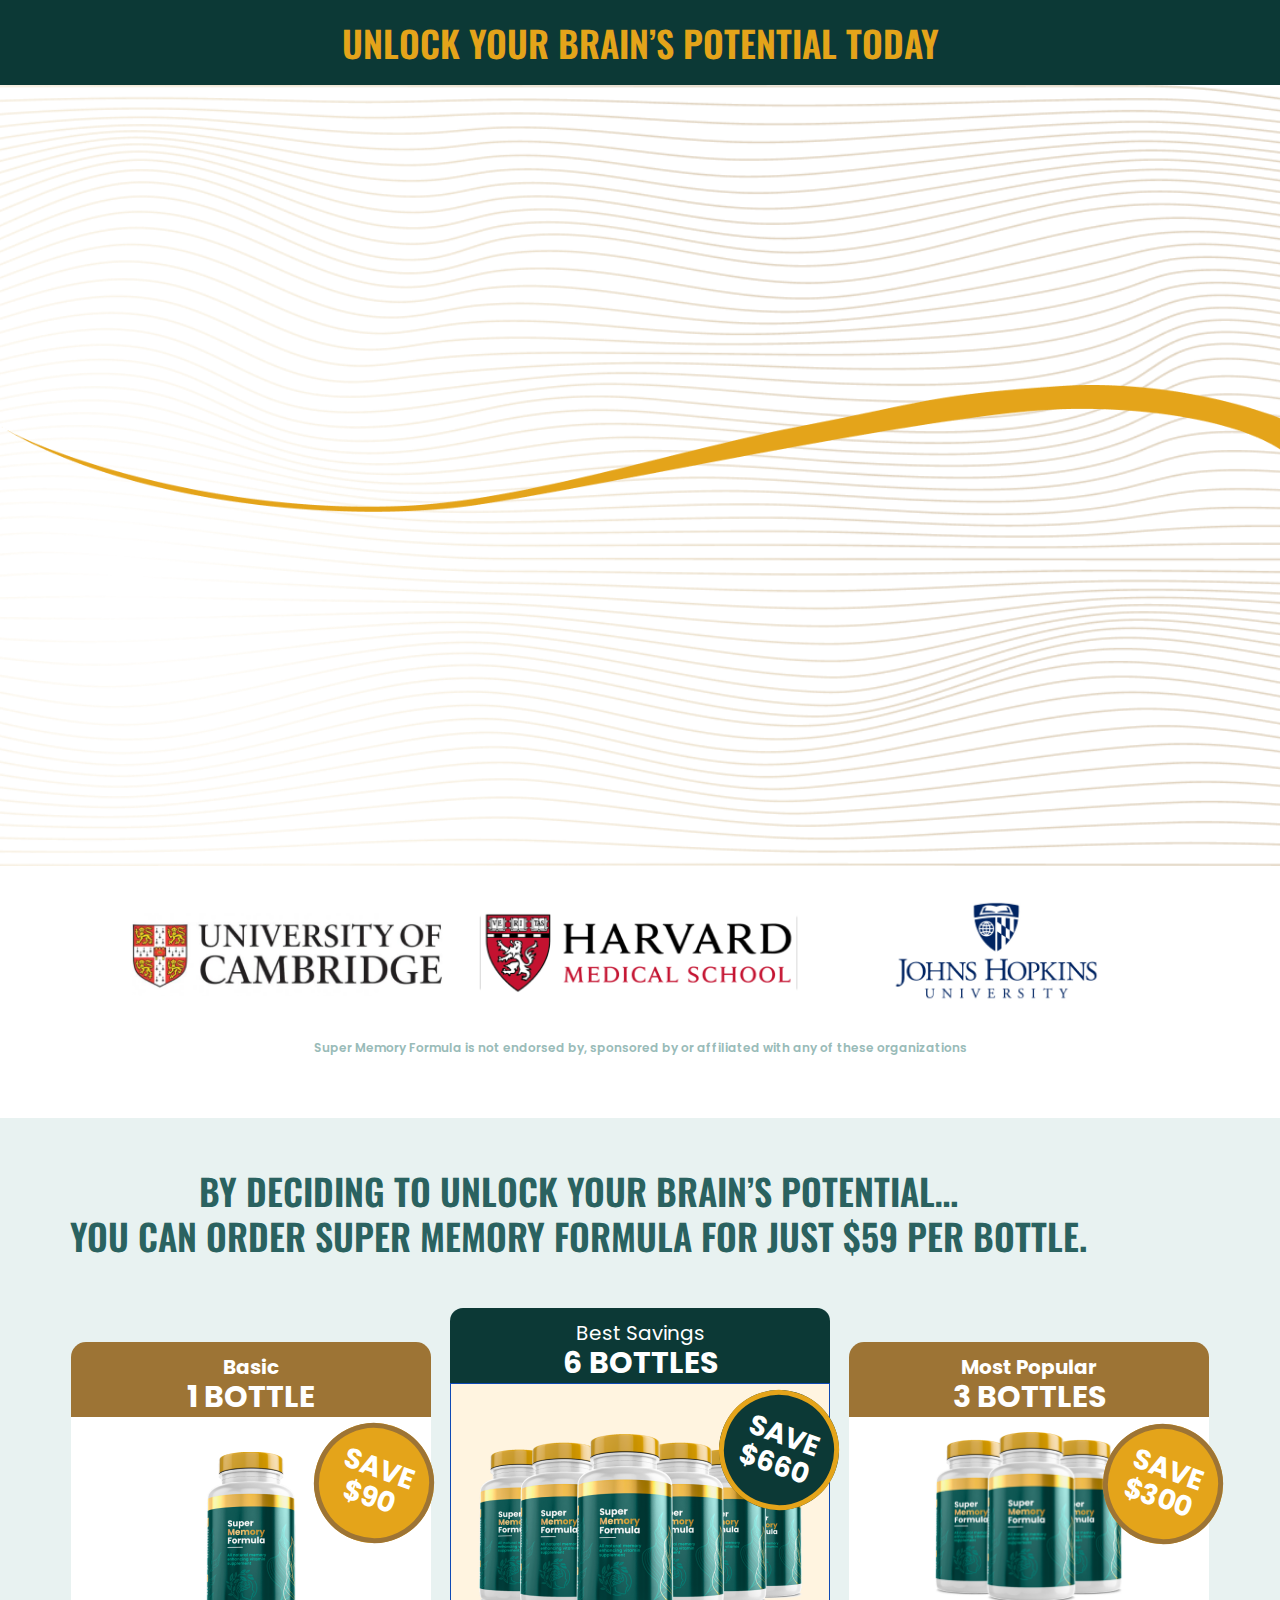
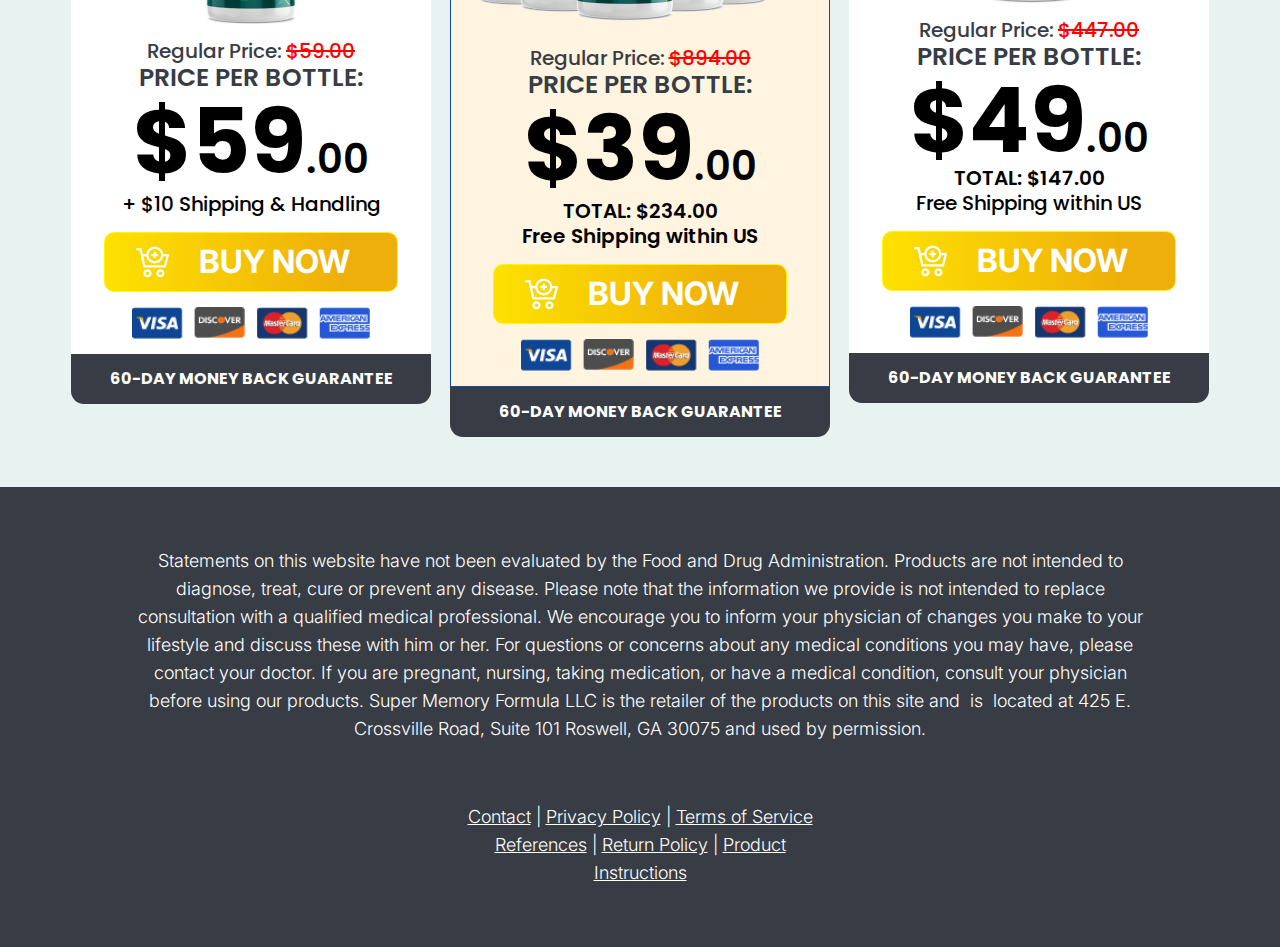
<file: public/vsl.html>
<!DOCTYPE html>
<html>
	<head>
		<meta charset="UTF-8" />
		<meta name="viewport" content="width=device-width, initial-scale=1.0" />
        <!-- Meta Tags -->
        <meta property="og:type" content="Website" />
        <meta property="og:title" content="Super Memory Formula" />
        <meta property="og:image" content="" />
        <meta property="og:image:alt" content="" />
        <meta property="og:description" content="This is a website description for the search engine" />
        <meta property="og:url" content="" />
        <meta property="og:site_name" content="">
        <meta name="twitter:card" content="summary_large_image" />

		<title>Super Memory Formula</title>

		<link rel="preconnect" href="https://fonts.googleapis.com" />
		<link rel="preconnect" href="https://fonts.gstatic.com" crossorigin />
		<link href="https://fonts.googleapis.com/css2?family=Inter:wght@100;200;300;400;500;600;700;800;900&family=Merriweather:ital,wght@0,300;0,400;0,700;0,900;1,300;1,400;1,700;1,900&family=Nunito+Sans:ital,opsz,wght@0,6..12,400;0,6..12,500;0,6..12,600;0,6..12,700;0,6..12,800;0,6..12,900;0,6..12,1000;1,6..12,400;1,6..12,500;1,6..12,600;1,6..12,700;1,6..12,800;1,6..12,900;1,6..12,1000&family=Nunito:ital,wght@0,200;0,300;0,400;0,500;0,600;0,700;0,800;0,900;0,1000;1,200;1,300;1,400;1,500;1,600;1,700;1,800;1,900;1,1000&family=Open+Sans:ital,wght@0,300;0,400;0,500;0,600;0,700;0,800;1,300;1,400;1,500;1,600;1,700;1,800&family=Roboto:ital,wght@0,300;0,400;0,500;0,700;0,900;1,100;1,300;1,400;1,500;1,700;1,900&family=Work+Sans:ital,wght@0,300;0,400;0,500;0,600;0,700;0,800;0,900;1,300;1,400;1,500;1,600;1,700;1,800;1,900&display=swap" rel="stylesheet"/>
		<link href="https://fonts.googleapis.com/css2?family=Poppins:ital,wght@0,100;0,200;0,300;0,400;0,500;0,600;0,700;0,800;0,900;1,100;1,200;1,300;1,400;1,500;1,600;1,700;1,800;1,900&display=swap" rel="stylesheet">
		<link href="https://fonts.googleapis.com/css2?family=Oswald:wght@200..700&display=swap" rel="stylesheet">
		
		<link href="./assets/css/style.css?v=2.6" rel="stylesheet" />
	</head>
	<body class="overflow-x-hidden md:overflow-x-auto">
	
		<header class="">
			<section class="bg-custom-green-102  ">
				<div class="flex  justify-center items-center py-[25px]">
					<h2 class="text-custom-yellow-100 font-oswald text-center md:text-[36px] xl:text-[36px] font-semibold text-[20px] md:leading-[30px] xl:leading-[35px] leading-[25px] ">
						 UNLOCK YOUR BRAIN’S POTENTIAL TODAY
					</h2>
				</div>
			</section>
		</header>
		<section class="vsl-bg">
			<div class=" md:px-[0px] px-[20px] md:py-[0px] py-[30px] vsl-vector">
				<div class=" md:mx-auto md:max-w-[1140px]">
					<div class=" ">
						<div class=" md:py-[70px]  ">
							<script src="https://fast.wistia.com/embed/medias/wkbj5lse5m.jsonp" async></script><script src="https://fast.wistia.com/assets/external/E-v1.js" async></script><div class="wistia_responsive_padding" style="padding:56.25% 0 0 0;position:relative;"><div class="wistia_responsive_wrapper" style="height:100%;left:0;position:absolute;top:0;width:100%;"><div class="wistia_embed wistia_async_wkbj5lse5m seo=true videoFoam=true" style="height:100%;position:relative;width:100%">&nbsp;</div></div></div>
						</div>
					</div>		
				</div>
			</div>
		</section>
		<section>
			<div class=" md:px-[0px] px-[20px] md:py-[0px] py-[20px]">
				<div class=" md:mx-auto md:max-w-[1140px]  ">
					<div class=" relative ">
						<div class="md:p-[60px] p-[0px] ">
							<div class="">
								<div class=" flex justify-center items-center md:mt-[-30px] mt-[0px]">
									<img src="./assets/img/vsl-schools.png" class="md:w-[1047px] " alt="sect-1">
								</div>
							</div>
							<div class="flex justify-center items-center md:mt-[30px] mt-[10px]">
								<h2 class="font-poppins  text-custom-gray-101 md:text-[12px] text-[6px] leading-[12px] text-center font-semibold md:leading-[20px] md:max-w-[726px]">
									Super Memory Formula is not endorsed by, sponsored by or affiliated with any of these organizations
								</h2>
							</div>
						</div>
					</div>
				</div>
			</div>
		</section>
		
		<!-- SALES-SECTION -->
		<section class="bg-custom-green-101 ">
			<div class="">
				<div class="md:pb-[50px] pb-[30px] ">
					<div class="md:max-w-[1140px] mx-auto">
						<h2 class="font-oswald text-[25px] md:p-[0px] p-[20px] text-custom-green-100 md:text-[36px] md:flex hidden text-center font-semibold md:leading-[45px] leading-8 md:pt-[50px] pt-[20px]">
							BY DECIDING TO UNLOCK YOUR BRAIN’S POTENTIAL… <br>
							YOU CAN ORDER SUPER MEMORY FORMULA FOR JUST $59 PER BOTTLE.
						</h2>
						<h2 class="font-oswald text-[25px] md:p-[0px] p-[20px] text-custom-green-100 md:text-[36px] md:hidden flex  text-center font-semibold md:leading-[45px] leading-8 md:pt-[70px] pt-[20px]">
							BY DECIDING TO UNLOCK YOUR BRAIN’S POTENTIAL… 
							YOU CAN ORDER SUPER MEMORY FORMULA FOR JUST $59 PER BOTTLE.
						</h2>
						<section class="lg:flex-row  gap-[19px] ipad-view  lg:px-0 px-[15px] lg:flex md:pt-[50px] pt-[15px] w-adjust-10 justify-center items-center">
						<!-- MOBILE VIEW -->
						<!-- PLATINUM -->
							<article class="hide-d show-sales">
								<div>
									<div class="lg:w-[380px] w-[380px] w-adjust-1 rounded-t-[13px] py-[5px] bg-custom-green-102">
										<div>
											<h1 class="md:text-[20px] md:leading-[30px] text-center mt-[5px] text-[19px] leading-[24px]  font-poppins text-white">
												Best Savings
											</h1>
											<h1 class="md:text-[30px] md:leading-[30px] text-[25px] text-center leading-[24px] font-bold font-poppins text-white">
												6 BOTTLES
											</h1>
										</div>
									</div>
									<div class="lg:w-[380px] w-[380px] w-adjust-1 pb-[15px] bg-custom-blue-103 custom-drop-shadowv2 relative">
										<div class="mt-[50px] flex justify-center items-center">
											<img src="./assets/img/bot-6.png" alt="" class="max-w-[250px]">
										</div>
										<div class="circle-save-1 top-[6px] right-[-2px] md:right-[-10px] absolute">
											<p class="save-price-1 font-bold font-poppins"><span class="msemib">SAVE</span><span class="">$660</span></p>
										</div>
										<div class="pt-[20px] flex justify-center items-center">
											<p class="text-[20px] font-poppins font-medium leading-[25px] mt-[5px] text-custom-black-101">
												Regular Price: <span class="text-custom-red-101 line-through">$894.00</span>
											</p>
										</div>
										<div class=" flex justify-center items-center">
											<p class="text-[25px] font-poppins font-semibold leading-[28px]  text-custom-black-101">
												PRICE PER BOTTLE:
											</p>
										</div>
										<div class="flex justify-center pt-[5px]">
											<div>
												<h1 class="md:text-[90px] md:leading-[90px] text-[60px] leading-[65px] font-bold font-poppins text-custom-black-102">
													$39
												</h1>
											</div>
											<div class="flex flex-col items-end justify-end font-poppins  ">
												<div>
													<h1 class="md:text-[40px] md:leading-[40px] text-[28px] leading-[29px] mb-[8px] font-semibold text-custom-black-102">
														.00
													</h1>
												</div>
											</div>
										</div>
										<div class="pt-[0px] flex justify-center items-center">
											<p class="text-[20px] font-semibold font-poppins leading-[25px] mt-[5px] text-custom-black-102">
												TOTAL: $234.00
											</p>
										</div>
										<div class="pt-[0px] flex justify-center items-center">
											<p class="text-[20px] font-semibold font-poppins leading-[25px] text-custom-black-102">
												Free Shipping within US
											</p>
										</div>
										<div class="mt-[15px] flex justify-center items-center ">
											<a href="" class="py-[5px] rounded-[10px]  pl-[15px] pr-[15px] button-color w-[254px] flex gap-[20px] justify-center items-center">
												<div>
													<img src="./assets/img/cart.png" alt="Cart" class="max-w-[35px] mr-[10px] ml-[-16px]">
												</div>
												<div>
													<h1 class="text-[32px] font-bold font-inter text-white">
														BUY NOW
													</h1>
												</div>
											</a>
										</div>
										<div class="mt-[15px] flex justify-center items-center ">
											<div>
												<img src="./assets/img/cards.png" alt="Cart" class="">
											</div>
										</div>
									</div>
									<div class="lg:w-[380px] w-[380px] w-adjust-1 bg-custom-black-101 relative rounded-b-[13px] flex justify-center items-center py-[15px]">
										<h1 class=" text-[16px] font-bold font-poppins leading-[20px] text-white">
											60-DAY MONEY BACK GUARANTEE
										</h1>
									</div>
								</div>
							</article>
						<!-- BUY 3 BOTTLES -->
							<article class="hide-d show-sales">
								<div>
									<div class="lg:w-[360px] w-[360px] w-adjust-1 py-[5px] rounded-t-[15px]  bg-custom-yellow-101 flex flex-col justify-center items-center">
										<div>
											<h1 class="md:text-[20px] md:leading-[30px] text-center mt-[5px] text-[19px] leading-[24px] font-bold font-poppins text-white">
												Most Popular
											</h1>
											<h1 class="md:text-[30px] md:leading-[30px] text-[25px] text-center leading-[24px] font-bold font-poppins text-white">
												3 BOTTLES
											</h1>
										</div>
									</div>
									<div class="lg:w-[360px] w-[360px] w-adjust-1 pb-[15px] bg-white relative">
										<div class="pt-[15px] flex justify-center items-center">
											<img src="./assets/img/bot-3.png" alt="One bottle of revitalize" class="max-w-[188px]">
										</div>
										<div class="circle-save top-[7px] right-[10px] md:right-[-22px] absolute">
											<p class="save-price font-bold font-poppins"><span class="msemib">SAVE</span><span class="">$300</span></p>
										</div>
										<div class="pt-[10px] flex justify-center items-center">
											<p class="text-[20px] font-poppins font-medium leading-[25px] mt-[5px] text-custom-black-101">
												Regular Price: <span class="text-custom-red-101 line-through">$447.00</span>
											</p>
										</div>
										<div class=" flex justify-center items-center">
											<p class="text-[25px] font-poppins font-semibold leading-[28px]  text-custom-black-101">
												PRICE PER BOTTLE:
											</p>
										</div>
										<div class="flex justify-center pt-[5px]">
											<div>
												<h1 class="md:text-[90px] md:leading-[90px] text-[60px] leading-[65px] font-bold font-poppins text-custom-black-102">
													$49
												</h1>
											</div>
											<div class="flex flex-col items-end justify-end font-poppins  ">
												<div>
													<h1 class="md:text-[40px] md:leading-[40px] text-[28px] leading-[29px] mb-[8px] font-semibold text-custom-black-102">
														.00
													</h1>
												</div>
											</div>
										</div>
										<div class="pt-[0px] flex justify-center items-center">
											<p class="text-[20px] font-semibold font-poppins leading-[25px] text-custom-black-102">
												TOTAL: $147.00
											</p>
										</div>
										<div class="pt-[0px] flex justify-center items-center">
											<p class="text-[20px] font-medium font-poppins leading-[25px]  text-custom-black-102">
												Free Shipping within US
											</p>
										</div>
										<div class="mt-[15px] flex justify-center items-center ">
											<a href="" class="py-[5px] rounded-[10px]  pl-[15px] pr-[15px] button-color w-[254px] flex gap-[20px] justify-center items-center">
												<div>
													<img src="./assets/img/cart.png" alt="Cart" class="max-w-[35px] mr-[10px] ml-[-16px]">
												</div>
												<div>
													<h1 class="text-[32px] font-bold font-inter text-white">
														BUY NOW
													</h1>
												</div>
											</a>
										</div>
										<div class="mt-[15px] flex justify-center items-center ">
											<div>
												<img src="./assets/img/cards.png" alt="Cart" class="">
											</div>
										</div>
									</div>
									<div class="lg:w-[360px] w-[360px] w-adjust-1 bg-custom-black-101 relative rounded-b-[13px] flex justify-center items-center py-[15px]">
										<h1 class=" text-[16px] font-bold font-poppins leading-[20px] text-white">
											60-DAY MONEY BACK GUARANTEE
										</h1>
									</div>
								</div>
							</article>
						<!-- BUY 1 BOTTLE -->
							<article class="hide-d show-sales">
								<div>
									<div class="lg:w-[360px] w-[360px] w-adjust-1 py-[5px] rounded-t-[15px]  bg-custom-yellow-101 flex flex-col justify-center items-center">
										<div>
											<h1 class="md:text-[20px] md:leading-[30px] text-center mt-[5px] text-[19px] leading-[24px] font-bold font-poppins text-white">
												Basic
											</h1>
											<h1 class="md:text-[30px] md:leading-[30px] text-[25px] text-center leading-[24px] font-bold font-poppins text-white">
												1 BOTTLE
											</h1>
										</div>
									</div>
									<div class="lg:w-[360px] w-[360px] w-adjust-1 pb-[15px] bg-white relative">
										<div class="pt-[35px] flex justify-center items-center">
											<img src="./assets/img/bot-1.png" alt="One bottle of revitalize" class="md:max-w-[90px] max-w-[90px]">
										</div>
										<div class="circle-save top-[6px] right-[-3px] absolute">
											<p class="save-price font-bold font-poppins"><span class="msemib">SAVE</span><span class="">$90</span></p>
										</div>
										<div class="pt-[10px] flex justify-center items-center">
											<p class="text-[20px] font-poppins font-medium leading-[25px] mt-[5px] text-custom-black-101">
												Regular Price: <span class="text-custom-red-101 line-through">$59.00</span>
											</p>
										</div>
										<div class=" flex justify-center items-center">
											<p class="text-[25px] font-poppins font-semibold leading-[28px]  text-custom-black-101">
												PRICE PER BOTTLE:
											</p>
										</div>
										<div class="flex justify-center pt-[5px]">
											<div>
												<h1 class="md:text-[90px] md:leading-[90px] text-[60px] leading-[65px] font-bold font-poppins text-custom-black-102">
													$59
												</h1>
											</div>
											<div class="flex flex-col items-end justify-end font-poppins  ">
												<div>
													<h1 class="md:text-[40px] md:leading-[40px] text-[28px] leading-[29px] mb-[8px] font-semibold text-custom-black-102">
														.00
													</h1>
												</div>
											</div>
										</div>
										<div class="pt-[0px] flex justify-center items-center">
											<p class="text-[20px] font-medium font-poppins leading-[25px] mt-[5px] text-custom-black-102">
												+ $10 Shipping & Handling
											</p>
										</div>
										<div class="mt-[15px] flex justify-center items-center ">
											<a href="" class="py-[5px] rounded-[10px]  pl-[15px] pr-[15px] button-color w-[254px] flex gap-[20px] justify-center items-center">
												<div>
													<img src="./assets/img/cart.png" alt="Cart" class="max-w-[35px] mr-[10px] ml-[-16px]">
												</div>
												<div>
													<h1 class="text-[32px] font-bold font-inter text-white">
														BUY NOW
													</h1>
												</div>
											</a>
										</div>
										<div class="mt-[15px] flex justify-center items-center ">
											<div>
												<img src="./assets/img/cards.png" alt="Cart" class="">
											</div>
										</div>
									</div>
									<div class="lg:w-[360px] w-[360px] w-adjust-1 bg-custom-black-101 relative rounded-b-[13px] flex justify-center items-center py-[15px]">
										<h1 class=" text-[16px] font-bold font-poppins leading-[20px] text-white">
											60-DAY MONEY BACK GUARANTEE
										</h1>
									</div>
								</div>
							</article>
						<!-- DESKTOP VIEW -->
						<!-- BUY 1 BOTTLE -->
							<article class="hide-sales ">
								<div class="lg:w-[360px] w-adjust-1 py-[5px] rounded-t-[15px]  bg-custom-yellow-101 flex flex-col justify-center items-center">
									<div>
										<h1 class="md:text-[20px] md:leading-[30px] text-center mt-[5px] text-[19px] leading-[24px] font-bold font-poppins text-white">
											Basic
										</h1>
										<h1 class="md:text-[30px] md:leading-[30px] text-[25px] text-center leading-[24px] font-bold font-poppins text-white">
											1 BOTTLE
										</h1>
									</div>
								</div>
								<div class="lg:w-[360px] w-adjust-1 pb-[15px] bg-white relative">
									<div class="pt-[35px] flex justify-center items-center">
										<img src="./assets/img/bot-1.png" alt="One bottle of revitalize" class="md:max-w-[90px] max-w-[90px]">
									</div>
									<div class="circle-save top-[6px] right-[-3px] absolute">
										<p class="save-price font-bold font-poppins"><span class="msemib">SAVE</span><span class="">$90</span></p>
									</div>
									<div class="pt-[10px] flex justify-center items-center">
										<p class="text-[20px] font-poppins font-medium leading-[25px] mt-[5px] text-custom-black-101">
											Regular Price: <span class="text-custom-red-101 line-through">$59.00</span>
										</p>
									</div>
									<div class=" flex justify-center items-center">
										<p class="text-[25px] font-poppins font-semibold leading-[28px]  text-custom-black-101">
											PRICE PER BOTTLE:
										</p>
									</div>
									<div class="flex justify-center pt-[5px]">
										<div>
											<h1 class="md:text-[90px] md:leading-[90px] text-[60px] leading-[65px] font-bold font-poppins text-custom-black-102">
												$59
											</h1>
										</div>
										<div class="flex flex-col items-end justify-end font-poppins  ">
											<div>
												<h1 class="md:text-[40px] md:leading-[40px] text-[28px] leading-[29px] mb-[8px] font-semibold text-custom-black-102">
													.00
												</h1>
											</div>
										</div>
									</div>
									<div class="pt-[0px] flex justify-center items-center">
										<p class="text-[20px] font-medium font-poppins leading-[25px] mt-[5px] text-custom-black-102">
											+ $10 Shipping & Handling
										</p>
									</div>
									<div class="mt-[15px] flex justify-center items-center ">
										<a href="" class="py-[5px] rounded-[10px]  pl-[15px] pr-[15px] button-color w-[294px] flex gap-[20px] justify-center items-center">
											<div>
												<img src="./assets/img/cart.png" alt="Cart" class="max-w-[35px] mr-[10px] ml-[-16px]">
											</div>
											<div>
												<h1 class="text-[32px] font-bold font-inter text-white">
													BUY NOW
												</h1>
											</div>
										</a>
									</div>
									<div class="mt-[15px] flex justify-center items-center ">
										<div>
											<img src="./assets/img/cards.png" alt="Cart" class="">
										</div>
									</div>
								</div>
								<div class="lg:w-[360px] w-adjust-1 bg-custom-black-101 relative rounded-b-[13px] flex justify-center items-center py-[15px]">
									<h1 class=" text-[16px] font-bold font-poppins leading-[20px] text-white">
										60-DAY MONEY BACK GUARANTEE
									</h1>
								</div>
							</article>
						<!-- PLATINUM -->
							<article class="lg:mt-0 hide-sales ">
								<div class="lg:w-[380px] w-adjust-1 rounded-t-[13px] py-[5px] bg-custom-green-102">
									<div>
										<h1 class="md:text-[20px] md:leading-[30px] text-center mt-[5px] text-[19px] leading-[24px]  font-poppins text-white">
											Best Savings
										</h1>
										<h1 class="md:text-[30px] md:leading-[30px] text-[25px] text-center leading-[24px] font-bold font-poppins text-white">
											6 BOTTLES
										</h1>
									</div>
								</div>
								<div class="lg:w-[380px] w-adjust-1 pb-[15px] bg-custom-blue-103 custom-drop-shadowv2 relative">
									<div class="mt-[50px] flex justify-center items-center">
										<img src="./assets/img/bot-6.png" alt="" class="md:max-w-[324px] max-w-[213px]">
									</div>
									<div class="circle-save-1 top-[6px] right-[-2px] md:right-[-10px] absolute">
										<p class="save-price-1 font-bold font-poppins"><span class="msemib">SAVE</span><span class="">$660</span></p>
									</div>
									<div class="pt-[20px] flex justify-center items-center">
										<p class="text-[20px] font-poppins font-medium leading-[25px] mt-[5px] text-custom-black-101">
											Regular Price: <span class="text-custom-red-101 line-through">$894.00</span>
										</p>
									</div>
									<div class=" flex justify-center items-center">
										<p class="text-[25px] font-poppins font-semibold leading-[28px]  text-custom-black-101">
											PRICE PER BOTTLE:
										</p>
									</div>
									<div class="flex justify-center pt-[5px]">
										<div>
											<h1 class="md:text-[90px] md:leading-[90px] text-[60px] leading-[65px] font-bold font-poppins text-custom-black-102">
												$39
											</h1>
										</div>
										<div class="flex flex-col items-end justify-end font-poppins  ">
											<div>
												<h1 class="md:text-[40px] md:leading-[40px] text-[28px] leading-[29px] mb-[8px] font-semibold text-custom-black-102">
													.00
												</h1>
											</div>
										</div>
									</div>
									<div class="pt-[0px] flex justify-center items-center">
										<p class="text-[20px] font-semibold font-poppins leading-[25px] mt-[5px] text-custom-black-102">
											TOTAL: $234.00
										</p>
									</div>
									<div class="pt-[0px] flex justify-center items-center">
										<p class="text-[20px] font-semibold font-poppins leading-[25px] text-custom-black-102">
											Free Shipping within US
										</p>
									</div>
									<div class="mt-[15px] flex justify-center items-center ">
										<a href="" class="py-[5px] rounded-[10px]  pl-[15px] pr-[15px] button-color w-[294px] flex gap-[20px] justify-center items-center">
											<div>
												<img src="./assets/img/cart.png" alt="Cart" class="max-w-[35px] mr-[10px] ml-[-16px]">
											</div>
											<div>
												<h1 class="text-[32px] font-bold font-inter text-white">
													BUY NOW
												</h1>
											</div>
										</a>
									</div>
									<div class="mt-[15px] flex justify-center items-center ">
										<div>
											<img src="./assets/img/cards.png" alt="Cart" class="">
										</div>
									</div>
								</div>
								<div class="lg:w-[380px] w-adjust-1 bg-custom-black-101 relative rounded-b-[13px] flex justify-center items-center py-[15px]">
									<h1 class=" text-[16px] font-bold font-poppins leading-[20px] text-white">
										60-DAY MONEY BACK GUARANTEE
									</h1>
								</div>
							</article>
						<!-- BUY 3 BOTTLES -->
							<article class="hide-sales ">
								<div class="lg:w-[360px] w-adjust-1 py-[5px] rounded-t-[15px]  bg-custom-yellow-101 flex flex-col justify-center items-center">
									<div>
										<h1 class="md:text-[20px] md:leading-[30px] text-center mt-[5px] text-[19px] leading-[24px] font-bold font-poppins text-white">
											Most Popular
										</h1>
										<h1 class="md:text-[30px] md:leading-[30px] text-[25px] text-center leading-[24px] font-bold font-poppins text-white">
											3 BOTTLES
										</h1>
									</div>
								</div>
								<div class="lg:w-[360px] w-adjust-1 pb-[15px] bg-white relative">
									<div class="pt-[15px] flex justify-center items-center">
										<img src="./assets/img/bot-3.png" alt="One bottle of revitalize" class="md:max-w-[188px] max-w-[90px]">
									</div>
									<div class="circle-save top-[7px] right-[-14px] absolute">
										<p class="save-price font-bold font-poppins"><span class="msemib">SAVE</span><span class="">$300</span></p>
									</div>
									<div class="pt-[10px] flex justify-center items-center">
										<p class="text-[20px] font-poppins font-medium leading-[25px] mt-[5px] text-custom-black-101">
											Regular Price: <span class="text-custom-red-101 line-through">$447.00</span>
										</p>
									</div>
									<div class=" flex justify-center items-center">
										<p class="text-[25px] font-poppins font-semibold leading-[28px]  text-custom-black-101">
											PRICE PER BOTTLE:
										</p>
									</div>
									<div class="flex justify-center pt-[5px]">
										<div>
											<h1 class="md:text-[90px] md:leading-[90px] text-[60px] leading-[65px] font-bold font-poppins text-custom-black-102">
												$49
											</h1>
										</div>
										<div class="flex flex-col items-end justify-end font-poppins  ">
											<div>
												<h1 class="md:text-[40px] md:leading-[40px] text-[28px] leading-[29px] mb-[8px] font-semibold text-custom-black-102">
													.00
												</h1>
											</div>
										</div>
									</div>
									<div class="pt-[0px] flex justify-center items-center">
										<p class="text-[20px] font-semibold font-poppins leading-[25px] text-custom-black-102">
											TOTAL: $147.00
										</p>
									</div>
									<div class="pt-[0px] flex justify-center items-center">
										<p class="text-[20px] font-medium font-poppins leading-[25px]  text-custom-black-102">
											Free Shipping within US
										</p>
									</div>
									<div class="mt-[15px] flex justify-center items-center ">
										<a href="" class="py-[5px] rounded-[10px]  pl-[15px] pr-[15px] button-color w-[294px] flex gap-[20px] justify-center items-center">
											<div>
												<img src="./assets/img/cart.png" alt="Cart" class="max-w-[35px] mr-[10px] ml-[-16px]">
											</div>
											<div>
												<h1 class="text-[32px] font-bold font-inter text-white">
													BUY NOW
												</h1>
											</div>
										</a>
									</div>
									<div class="mt-[15px] flex justify-center items-center ">
										<div>
											<img src="./assets/img/cards.png" alt="Cart" class="">
										</div>
									</div>
								</div>
								<div class="lg:w-[360px] w-adjust-1 bg-custom-black-101 relative rounded-b-[13px] flex justify-center items-center py-[15px]">
									<h1 class=" text-[16px] font-bold font-poppins leading-[20px] text-white">
										60-DAY MONEY BACK GUARANTEE
									</h1>
								</div>
							</article>
						</section>
					</div>
				</div> 
			</div>
		</section>
		<footer class=" lg:pt-[60px] lg:pb-[60px]  lg:px-0 px-[15px] py-[20px]  bg-custom-black-101">
            <div class="lg:max-w-[1006px] mx-auto text-center">
                <p class="lg:text-lg text-[18px] font-light font-inter text-white">
                    Statements on this website have not been evaluated by the Food and Drug Administration. Products are not intended to diagnose, treat, cure or prevent any disease. Please note that the information we provide is not intended to replace consultation with a qualified medical professional. We encourage you to inform your physician of changes you make to your lifestyle and discuss these with him or her. For questions or concerns about any medical conditions you may have, please contact your doctor. If you are pregnant, nursing, taking medication, or have a medical condition, consult your physician before using our products. Super Memory Formula LLC is the retailer of the products on this site and  is  located at 425 E. Crossville Road, Suite 101 Roswell, GA 30075 and used by permission.
                </p>
            </div>
            <div class="lg:max-w-[513px] lg:mt-[60px] mt-[20px] mx-auto text-center">
                <p class="lg:text-lg text-[18px] font-light font-inter text-white">
                    <a class="underline" href="">Contact</a> | <a class="underline" href="">Privacy Policy</a> | <a class="underline" href="">Terms of Service</a> <br>
                    <a class="underline" href="">References</a> | <a class="underline" href="">Return Policy</a> | <a class="underline" href="">Product</a><br>
					<a class="underline" href="">Instructions</a>
                </p>
            </div>
        </footer>
	</body>
</html>
</file>
<file: public/assets/css/style.css>
@tailwind base;

@tailwind components;

@tailwind utilities;

/*
! tailwindcss v3.3.3 | MIT License | https://tailwindcss.com
*/

/*
1. Prevent padding and border from affecting element width. (https://github.com/mozdevs/cssremedy/issues/4)
2. Allow adding a border to an element by just adding a border-width. (https://github.com/tailwindcss/tailwindcss/pull/116)
*/

*,
::before,
::after {
  box-sizing: border-box;
  /* 1 */
  border-width: 0;
  /* 2 */
  border-style: solid;
  /* 2 */
  border-color: #e5e7eb;
  /* 2 */
}

::before,
::after {
  --tw-content: '';
}

/*
1. Use a consistent sensible line-height in all browsers.
2. Prevent adjustments of font size after orientation changes in iOS.
3. Use a more readable tab size.
4. Use the user's configured `sans` font-family by default.
5. Use the user's configured `sans` font-feature-settings by default.
6. Use the user's configured `sans` font-variation-settings by default.
*/

html {
  line-height: 1.5;
  /* 1 */
  -webkit-text-size-adjust: 100%;
  /* 2 */
  -moz-tab-size: 4;
  /* 3 */
  -o-tab-size: 4;
     tab-size: 4;
  /* 3 */
  font-family: ui-sans-serif, system-ui, -apple-system, BlinkMacSystemFont, "Segoe UI", Roboto, "Helvetica Neue", Arial, "Noto Sans", sans-serif, "Apple Color Emoji", "Segoe UI Emoji", "Segoe UI Symbol", "Noto Color Emoji";
  /* 4 */
  font-feature-settings: normal;
  /* 5 */
  font-variation-settings: normal;
  /* 6 */
}

/*
1. Remove the margin in all browsers.
2. Inherit line-height from `html` so users can set them as a class directly on the `html` element.
*/

body {
  margin: 0;
  /* 1 */
  line-height: inherit;
  /* 2 */
}

/*
1. Add the correct height in Firefox.
2. Correct the inheritance of border color in Firefox. (https://bugzilla.mozilla.org/show_bug.cgi?id=190655)
3. Ensure horizontal rules are visible by default.
*/

hr {
  height: 0;
  /* 1 */
  color: inherit;
  /* 2 */
  border-top-width: 1px;
  /* 3 */
}

/*
Add the correct text decoration in Chrome, Edge, and Safari.
*/

abbr:where([title]) {
  -webkit-text-decoration: underline dotted;
          text-decoration: underline dotted;
}

/*
Remove the default font size and weight for headings.
*/

h1,
h2,
h3,
h4,
h5,
h6 {
  font-size: inherit;
  font-weight: inherit;
}

/*
Reset links to optimize for opt-in styling instead of opt-out.
*/

a {
  color: inherit;
  text-decoration: inherit;
}

/*
Add the correct font weight in Edge and Safari.
*/

b,
strong {
  font-weight: bolder;
}

/*
1. Use the user's configured `mono` font family by default.
2. Correct the odd `em` font sizing in all browsers.
*/

code,
kbd,
samp,
pre {
  font-family: ui-monospace, SFMono-Regular, Menlo, Monaco, Consolas, "Liberation Mono", "Courier New", monospace;
  /* 1 */
  font-size: 1em;
  /* 2 */
}

/*
Add the correct font size in all browsers.
*/

small {
  font-size: 80%;
}

/*
Prevent `sub` and `sup` elements from affecting the line height in all browsers.
*/

sub,
sup {
  font-size: 75%;
  line-height: 0;
  position: relative;
  vertical-align: baseline;
}

sub {
  bottom: -0.25em;
}

sup {
  top: -0.5em;
}

/*
1. Remove text indentation from table contents in Chrome and Safari. (https://bugs.chromium.org/p/chromium/issues/detail?id=999088, https://bugs.webkit.org/show_bug.cgi?id=201297)
2. Correct table border color inheritance in all Chrome and Safari. (https://bugs.chromium.org/p/chromium/issues/detail?id=935729, https://bugs.webkit.org/show_bug.cgi?id=195016)
3. Remove gaps between table borders by default.
*/

table {
  text-indent: 0;
  /* 1 */
  border-color: inherit;
  /* 2 */
  border-collapse: collapse;
  /* 3 */
}

/*
1. Change the font styles in all browsers.
2. Remove the margin in Firefox and Safari.
3. Remove default padding in all browsers.
*/

button,
input,
optgroup,
select,
textarea {
  font-family: inherit;
  /* 1 */
  font-feature-settings: inherit;
  /* 1 */
  font-variation-settings: inherit;
  /* 1 */
  font-size: 100%;
  /* 1 */
  font-weight: inherit;
  /* 1 */
  line-height: inherit;
  /* 1 */
  color: inherit;
  /* 1 */
  margin: 0;
  /* 2 */
  padding: 0;
  /* 3 */
}

/*
Remove the inheritance of text transform in Edge and Firefox.
*/

button,
select {
  text-transform: none;
}

/*
1. Correct the inability to style clickable types in iOS and Safari.
2. Remove default button styles.
*/

button,
[type='button'],
[type='reset'],
[type='submit'] {
  -webkit-appearance: button;
  /* 1 */
  background-color: transparent;
  /* 2 */
  background-image: none;
  /* 2 */
}

/*
Use the modern Firefox focus style for all focusable elements.
*/

:-moz-focusring {
  outline: auto;
}

/*
Remove the additional `:invalid` styles in Firefox. (https://github.com/mozilla/gecko-dev/blob/2f9eacd9d3d995c937b4251a5557d95d494c9be1/layout/style/res/forms.css#L728-L737)
*/

:-moz-ui-invalid {
  box-shadow: none;
}

/*
Add the correct vertical alignment in Chrome and Firefox.
*/

progress {
  vertical-align: baseline;
}

/*
Correct the cursor style of increment and decrement buttons in Safari.
*/

::-webkit-inner-spin-button,
::-webkit-outer-spin-button {
  height: auto;
}

/*
1. Correct the odd appearance in Chrome and Safari.
2. Correct the outline style in Safari.
*/

[type='search'] {
  -webkit-appearance: textfield;
  /* 1 */
  outline-offset: -2px;
  /* 2 */
}

/*
Remove the inner padding in Chrome and Safari on macOS.
*/

::-webkit-search-decoration {
  -webkit-appearance: none;
}

/*
1. Correct the inability to style clickable types in iOS and Safari.
2. Change font properties to `inherit` in Safari.
*/

::-webkit-file-upload-button {
  -webkit-appearance: button;
  /* 1 */
  font: inherit;
  /* 2 */
}

/*
Add the correct display in Chrome and Safari.
*/

summary {
  display: list-item;
}

/*
Removes the default spacing and border for appropriate elements.
*/

blockquote,
dl,
dd,
h1,
h2,
h3,
h4,
h5,
h6,
hr,
figure,
p,
pre {
  margin: 0;
}

fieldset {
  margin: 0;
  padding: 0;
}

legend {
  padding: 0;
}

ol,
ul,
menu {
  list-style: none;
  margin: 0;
  padding: 0;
}

/*
Reset default styling for dialogs.
*/

dialog {
  padding: 0;
}

/*
Prevent resizing textareas horizontally by default.
*/

textarea {
  resize: vertical;
}

/*
1. Reset the default placeholder opacity in Firefox. (https://github.com/tailwindlabs/tailwindcss/issues/3300)
2. Set the default placeholder color to the user's configured gray 400 color.
*/

input::-moz-placeholder, textarea::-moz-placeholder {
  opacity: 1;
  /* 1 */
  color: #9ca3af;
  /* 2 */
}

input::placeholder,
textarea::placeholder {
  opacity: 1;
  /* 1 */
  color: #9ca3af;
  /* 2 */
}

/*
Set the default cursor for buttons.
*/

button,
[role="button"] {
  cursor: pointer;
}

/*
Make sure disabled buttons don't get the pointer cursor.
*/

:disabled {
  cursor: default;
}

/*
1. Make replaced elements `display: block` by default. (https://github.com/mozdevs/cssremedy/issues/14)
2. Add `vertical-align: middle` to align replaced elements more sensibly by default. (https://github.com/jensimmons/cssremedy/issues/14#issuecomment-634934210)
   This can trigger a poorly considered lint error in some tools but is included by design.
*/

img,
svg,
video,
canvas,
audio,
iframe,
embed,
object {
  display: block;
  /* 1 */
  vertical-align: middle;
  /* 2 */
}

/*
Constrain images and videos to the parent width and preserve their intrinsic aspect ratio. (https://github.com/mozdevs/cssremedy/issues/14)
*/

img,
video {
  max-width: 100%;
  height: auto;
}

/* Make elements with the HTML hidden attribute stay hidden by default */

[hidden] {
  display: none;
}

*, ::before, ::after{
  --tw-border-spacing-x: 0;
  --tw-border-spacing-y: 0;
  --tw-translate-x: 0;
  --tw-translate-y: 0;
  --tw-rotate: 0;
  --tw-skew-x: 0;
  --tw-skew-y: 0;
  --tw-scale-x: 1;
  --tw-scale-y: 1;
  --tw-pan-x:  ;
  --tw-pan-y:  ;
  --tw-pinch-zoom:  ;
  --tw-scroll-snap-strictness: proximity;
  --tw-gradient-from-position:  ;
  --tw-gradient-via-position:  ;
  --tw-gradient-to-position:  ;
  --tw-ordinal:  ;
  --tw-slashed-zero:  ;
  --tw-numeric-figure:  ;
  --tw-numeric-spacing:  ;
  --tw-numeric-fraction:  ;
  --tw-ring-inset:  ;
  --tw-ring-offset-width: 0px;
  --tw-ring-offset-color: #fff;
  --tw-ring-color: rgb(59 130 246 / 0.5);
  --tw-ring-offset-shadow: 0 0 #0000;
  --tw-ring-shadow: 0 0 #0000;
  --tw-shadow: 0 0 #0000;
  --tw-shadow-colored: 0 0 #0000;
  --tw-blur:  ;
  --tw-brightness:  ;
  --tw-contrast:  ;
  --tw-grayscale:  ;
  --tw-hue-rotate:  ;
  --tw-invert:  ;
  --tw-saturate:  ;
  --tw-sepia:  ;
  --tw-drop-shadow:  ;
  --tw-backdrop-blur:  ;
  --tw-backdrop-brightness:  ;
  --tw-backdrop-contrast:  ;
  --tw-backdrop-grayscale:  ;
  --tw-backdrop-hue-rotate:  ;
  --tw-backdrop-invert:  ;
  --tw-backdrop-opacity:  ;
  --tw-backdrop-saturate:  ;
  --tw-backdrop-sepia:  ;
}

::backdrop{
  --tw-border-spacing-x: 0;
  --tw-border-spacing-y: 0;
  --tw-translate-x: 0;
  --tw-translate-y: 0;
  --tw-rotate: 0;
  --tw-skew-x: 0;
  --tw-skew-y: 0;
  --tw-scale-x: 1;
  --tw-scale-y: 1;
  --tw-pan-x:  ;
  --tw-pan-y:  ;
  --tw-pinch-zoom:  ;
  --tw-scroll-snap-strictness: proximity;
  --tw-gradient-from-position:  ;
  --tw-gradient-via-position:  ;
  --tw-gradient-to-position:  ;
  --tw-ordinal:  ;
  --tw-slashed-zero:  ;
  --tw-numeric-figure:  ;
  --tw-numeric-spacing:  ;
  --tw-numeric-fraction:  ;
  --tw-ring-inset:  ;
  --tw-ring-offset-width: 0px;
  --tw-ring-offset-color: #fff;
  --tw-ring-color: rgb(59 130 246 / 0.5);
  --tw-ring-offset-shadow: 0 0 #0000;
  --tw-ring-shadow: 0 0 #0000;
  --tw-shadow: 0 0 #0000;
  --tw-shadow-colored: 0 0 #0000;
  --tw-blur:  ;
  --tw-brightness:  ;
  --tw-contrast:  ;
  --tw-grayscale:  ;
  --tw-hue-rotate:  ;
  --tw-invert:  ;
  --tw-saturate:  ;
  --tw-sepia:  ;
  --tw-drop-shadow:  ;
  --tw-backdrop-blur:  ;
  --tw-backdrop-brightness:  ;
  --tw-backdrop-contrast:  ;
  --tw-backdrop-grayscale:  ;
  --tw-backdrop-hue-rotate:  ;
  --tw-backdrop-invert:  ;
  --tw-backdrop-opacity:  ;
  --tw-backdrop-saturate:  ;
  --tw-backdrop-sepia:  ;
}

.absolute{
  position: absolute;
}

.relative{
  position: relative;
}

.bottom-\[45\%\]{
  bottom: 45%;
}

.bottom-\[48\%\]{
  bottom: 48%;
}

.bottom-\[55\%\]{
  bottom: 55%;
}

.bottom-\[56\%\]{
  bottom: 56%;
}

.bottom-\[60\%\]{
  bottom: 60%;
}

.bottom-\[72\%\]{
  bottom: 72%;
}

.left-\[209px\]{
  left: 209px;
}

.left-\[257px\]{
  left: 257px;
}

.left-\[35\%\]{
  left: 35%;
}

.left-\[55\%\]{
  left: 55%;
}

.left-\[58\%\]{
  left: 58%;
}

.left-\[61\%\]{
  left: 61%;
}

.left-\[72\%\]{
  left: 72%;
}

.left-\[80\%\]{
  left: 80%;
}

.left-\[82\%\]{
  left: 82%;
}

.right-\[-10px\]{
  right: -10px;
}

.right-\[-14px\]{
  right: -14px;
}

.right-\[-22px\]{
  right: -22px;
}

.right-\[-2px\]{
  right: -2px;
}

.right-\[-3px\]{
  right: -3px;
}

.right-\[10px\]{
  right: 10px;
}

.top-\[-42px\]{
  top: -42px;
}

.top-\[27px\]{
  top: 27px;
}

.top-\[33px\]{
  top: 33px;
}

.top-\[45px\]{
  top: 45px;
}

.top-\[57px\]{
  top: 57px;
}

.top-\[60px\]{
  top: 60px;
}

.top-\[62px\]{
  top: 62px;
}

.top-\[6px\]{
  top: 6px;
}

.top-\[7px\]{
  top: 7px;
}

.top-\[95px\]{
  top: 95px;
}

.z-\[1\]{
  z-index: 1;
}

.z-\[2\]{
  z-index: 2;
}

.z-\[3\]{
  z-index: 3;
}

.z-\[4\]{
  z-index: 4;
}

.z-\[5\]{
  z-index: 5;
}

.mx-0{
  margin-left: 0px;
  margin-right: 0px;
}

.mx-\[15px\]{
  margin-left: 15px;
  margin-right: 15px;
}

.mx-auto{
  margin-left: auto;
  margin-right: auto;
}

.mb-\[0px\]{
  margin-bottom: 0px;
}

.mb-\[15px\]{
  margin-bottom: 15px;
}

.mb-\[30px\]{
  margin-bottom: 30px;
}

.mb-\[5px\]{
  margin-bottom: 5px;
}

.mb-\[8px\]{
  margin-bottom: 8px;
}

.ml-\[-16px\]{
  margin-left: -16px;
}

.ml-\[-25px\]{
  margin-left: -25px;
}

.ml-\[20px\]{
  margin-left: 20px;
}

.ml-\[30px\]{
  margin-left: 30px;
}

.mr-\[10px\]{
  margin-right: 10px;
}

.mt-\[-10px\]{
  margin-top: -10px;
}

.mt-\[-110px\]{
  margin-top: -110px;
}

.mt-\[-120px\]{
  margin-top: -120px;
}

.mt-\[-1270px\]{
  margin-top: -1270px;
}

.mt-\[-160px\]{
  margin-top: -160px;
}

.mt-\[-20px\]{
  margin-top: -20px;
}

.mt-\[-230px\]{
  margin-top: -230px;
}

.mt-\[-250px\]{
  margin-top: -250px;
}

.mt-\[-255px\]{
  margin-top: -255px;
}

.mt-\[-25px\]{
  margin-top: -25px;
}

.mt-\[-27px\]{
  margin-top: -27px;
}

.mt-\[-2px\]{
  margin-top: -2px;
}

.mt-\[-30px\]{
  margin-top: -30px;
}

.mt-\[-40px\]{
  margin-top: -40px;
}

.mt-\[-600px\]{
  margin-top: -600px;
}

.mt-\[-70px\]{
  margin-top: -70px;
}

.mt-\[-80px\]{
  margin-top: -80px;
}

.mt-\[0px\]{
  margin-top: 0px;
}

.mt-\[10px\]{
  margin-top: 10px;
}

.mt-\[12px\]{
  margin-top: 12px;
}

.mt-\[14px\]{
  margin-top: 14px;
}

.mt-\[15px\]{
  margin-top: 15px;
}

.mt-\[18px\]{
  margin-top: 18px;
}

.mt-\[20px\]{
  margin-top: 20px;
}

.mt-\[24px\]{
  margin-top: 24px;
}

.mt-\[25px\]{
  margin-top: 25px;
}

.mt-\[27px\]{
  margin-top: 27px;
}

.mt-\[30px\]{
  margin-top: 30px;
}

.mt-\[32px\]{
  margin-top: 32px;
}

.mt-\[50px\]{
  margin-top: 50px;
}

.mt-\[5px\]{
  margin-top: 5px;
}

.mt-\[60px\]{
  margin-top: 60px;
}

.mt-\[7px\]{
  margin-top: 7px;
}

.block{
  display: block;
}

.inline{
  display: inline;
}

.flex{
  display: flex;
}

.hidden{
  display: none;
}

.w-\[100\%\]{
  width: 100%;
}

.w-\[100px\]{
  width: 100px;
}

.w-\[191px\]{
  width: 191px;
}

.w-\[254px\]{
  width: 254px;
}

.w-\[294px\]{
  width: 294px;
}

.w-\[310px\]{
  width: 310px;
}

.w-\[325px\]{
  width: 325px;
}

.w-\[360px\]{
  width: 360px;
}

.w-\[380px\]{
  width: 380px;
}

.w-\[80\%\]{
  width: 80%;
}

.w-\[85\%\]{
  width: 85%;
}

.w-\[90\%\]{
  width: 90%;
}

.w-\[95\%\]{
  width: 95%;
}

.max-w-\[1031px\]{
  max-width: 1031px;
}

.max-w-\[105px\]{
  max-width: 105px;
}

.max-w-\[1080px\]{
  max-width: 1080px;
}

.max-w-\[126px\]{
  max-width: 126px;
}

.max-w-\[140px\]{
  max-width: 140px;
}

.max-w-\[150px\]{
  max-width: 150px;
}

.max-w-\[180px\]{
  max-width: 180px;
}

.max-w-\[188px\]{
  max-width: 188px;
}

.max-w-\[213px\]{
  max-width: 213px;
}

.max-w-\[250px\]{
  max-width: 250px;
}

.max-w-\[289px\]{
  max-width: 289px;
}

.max-w-\[30px\]{
  max-width: 30px;
}

.max-w-\[332px\]{
  max-width: 332px;
}

.max-w-\[35px\]{
  max-width: 35px;
}

.max-w-\[660px\]{
  max-width: 660px;
}

.max-w-\[708px\]{
  max-width: 708px;
}

.max-w-\[840px\]{
  max-width: 840px;
}

.max-w-\[90px\]{
  max-width: 90px;
}

.max-w-\[922px\]{
  max-width: 922px;
}

.max-w-\[960px\]{
  max-width: 960px;
}

.shrink{
  flex-shrink: 1;
}

.transform{
  transform: translate(var(--tw-translate-x), var(--tw-translate-y)) rotate(var(--tw-rotate)) skewX(var(--tw-skew-x)) skewY(var(--tw-skew-y)) scaleX(var(--tw-scale-x)) scaleY(var(--tw-scale-y));
}

.flex-row{
  flex-direction: row;
}

.flex-col{
  flex-direction: column;
}

.flex-col-reverse{
  flex-direction: column-reverse;
}

.items-start{
  align-items: flex-start;
}

.items-end{
  align-items: flex-end;
}

.items-center{
  align-items: center;
}

.justify-start{
  justify-content: flex-start;
}

.justify-end{
  justify-content: flex-end;
}

.justify-center{
  justify-content: center;
}

.justify-between{
  justify-content: space-between;
}

.gap-\[0px\]{
  gap: 0px;
}

.gap-\[10px\]{
  gap: 10px;
}

.gap-\[15px\]{
  gap: 15px;
}

.gap-\[19px\]{
  gap: 19px;
}

.gap-\[20px\]{
  gap: 20px;
}

.overflow-x-hidden{
  overflow-x: hidden;
}

.rounded-\[10px\]{
  border-radius: 10px;
}

.rounded-\[115px\]{
  border-radius: 115px;
}

.rounded-\[16px\]{
  border-radius: 16px;
}

.rounded-\[20px\]{
  border-radius: 20px;
}

.rounded-\[24px\]{
  border-radius: 24px;
}

.rounded-\[30px\]{
  border-radius: 30px;
}

.rounded-\[32px\]{
  border-radius: 32px;
}

.rounded-\[50px\]{
  border-radius: 50px;
}

.rounded-\[8px\]{
  border-radius: 8px;
}

.rounded-b-\[13px\]{
  border-bottom-right-radius: 13px;
  border-bottom-left-radius: 13px;
}

.rounded-b-\[15px\]{
  border-bottom-right-radius: 15px;
  border-bottom-left-radius: 15px;
}

.rounded-b-\[16px\]{
  border-bottom-right-radius: 16px;
  border-bottom-left-radius: 16px;
}

.rounded-l-\[32px\]{
  border-top-left-radius: 32px;
  border-bottom-left-radius: 32px;
}

.rounded-t-\[13px\]{
  border-top-left-radius: 13px;
  border-top-right-radius: 13px;
}

.rounded-t-\[15px\]{
  border-top-left-radius: 15px;
  border-top-right-radius: 15px;
}

.rounded-t-\[32px\]{
  border-top-left-radius: 32px;
  border-top-right-radius: 32px;
}

.bg-custom-black-101{
  --tw-bg-opacity: 1;
  background-color: rgb(56 60 68 / var(--tw-bg-opacity));
}

.bg-custom-gray-103{
  --tw-bg-opacity: 1;
  background-color: rgb(236 246 246 / var(--tw-bg-opacity));
}

.bg-custom-green-100{
  --tw-bg-opacity: 1;
  background-color: rgb(42 98 96 / var(--tw-bg-opacity));
}

.bg-custom-green-101{
  --tw-bg-opacity: 1;
  background-color: rgb(232 242 241 / var(--tw-bg-opacity));
}

.bg-custom-green-102{
  --tw-bg-opacity: 1;
  background-color: rgb(12 57 54 / var(--tw-bg-opacity));
}

.bg-custom-green-103{
  --tw-bg-opacity: 1;
  background-color: rgb(159 210 209 / var(--tw-bg-opacity));
}

.bg-custom-green-104{
  --tw-bg-opacity: 1;
  background-color: rgb(236 253 253 / var(--tw-bg-opacity));
}

.bg-custom-green-105{
  --tw-bg-opacity: 1;
  background-color: rgb(219 244 244 / var(--tw-bg-opacity));
}

.bg-custom-green-106{
  --tw-bg-opacity: 1;
  background-color: rgb(54 125 123 / var(--tw-bg-opacity));
}

.bg-custom-green-107{
  --tw-bg-opacity: 1;
  background-color: rgb(74 167 164 / var(--tw-bg-opacity));
}

.bg-custom-white-100{
  --tw-bg-opacity: 1;
  background-color: rgb(243 249 251 / var(--tw-bg-opacity));
}

.bg-custom-yellow-101{
  --tw-bg-opacity: 1;
  background-color: rgb(157 116 53 / var(--tw-bg-opacity));
}

.bg-white{
  --tw-bg-opacity: 1;
  background-color: rgb(255 255 255 / var(--tw-bg-opacity));
}

.p-\[0px\]{
  padding: 0px;
}

.p-\[12px\]{
  padding: 12px;
}

.p-\[14px\]{
  padding: 14px;
}

.p-\[20px\]{
  padding: 20px;
}

.px-0{
  padding-left: 0px;
  padding-right: 0px;
}

.px-\[10px\]{
  padding-left: 10px;
  padding-right: 10px;
}

.px-\[115px\]{
  padding-left: 115px;
  padding-right: 115px;
}

.px-\[15px\]{
  padding-left: 15px;
  padding-right: 15px;
}

.px-\[20px\]{
  padding-left: 20px;
  padding-right: 20px;
}

.px-\[24px\]{
  padding-left: 24px;
  padding-right: 24px;
}

.px-\[27px\]{
  padding-left: 27px;
  padding-right: 27px;
}

.px-\[5px\]{
  padding-left: 5px;
  padding-right: 5px;
}

.px-\[68px\]{
  padding-left: 68px;
  padding-right: 68px;
}

.py-\[0px\]{
  padding-top: 0px;
  padding-bottom: 0px;
}

.py-\[13px\]{
  padding-top: 13px;
  padding-bottom: 13px;
}

.py-\[15px\]{
  padding-top: 15px;
  padding-bottom: 15px;
}

.py-\[19px\]{
  padding-top: 19px;
  padding-bottom: 19px;
}

.py-\[20px\]{
  padding-top: 20px;
  padding-bottom: 20px;
}

.py-\[24px\]{
  padding-top: 24px;
  padding-bottom: 24px;
}

.py-\[25px\]{
  padding-top: 25px;
  padding-bottom: 25px;
}

.py-\[27px\]{
  padding-top: 27px;
  padding-bottom: 27px;
}

.py-\[30px\]{
  padding-top: 30px;
  padding-bottom: 30px;
}

.py-\[5px\]{
  padding-top: 5px;
  padding-bottom: 5px;
}

.pb-\[1150px\]{
  padding-bottom: 1150px;
}

.pb-\[120px\]{
  padding-bottom: 120px;
}

.pb-\[150px\]{
  padding-bottom: 150px;
}

.pb-\[15px\]{
  padding-bottom: 15px;
}

.pb-\[160px\]{
  padding-bottom: 160px;
}

.pb-\[230px\]{
  padding-bottom: 230px;
}

.pb-\[250px\]{
  padding-bottom: 250px;
}

.pb-\[255px\]{
  padding-bottom: 255px;
}

.pb-\[30px\]{
  padding-bottom: 30px;
}

.pb-\[40px\]{
  padding-bottom: 40px;
}

.pb-\[600px\]{
  padding-bottom: 600px;
}

.pb-\[90px\]{
  padding-bottom: 90px;
}

.pl-\[15px\]{
  padding-left: 15px;
}

.pr-\[15px\]{
  padding-right: 15px;
}

.pt-\[0px\]{
  padding-top: 0px;
}

.pt-\[10px\]{
  padding-top: 10px;
}

.pt-\[15px\]{
  padding-top: 15px;
}

.pt-\[20px\]{
  padding-top: 20px;
}

.pt-\[25px\]{
  padding-top: 25px;
}

.pt-\[30px\]{
  padding-top: 30px;
}

.pt-\[35px\]{
  padding-top: 35px;
}

.pt-\[40px\]{
  padding-top: 40px;
}

.pt-\[5px\]{
  padding-top: 5px;
}

.text-center{
  text-align: center;
}

.text-start{
  text-align: start;
}

.font-inter{
  font-family: Inter, sans-serif;
}

.font-montserrat{
  font-family: Montserrat, sans-serif;
}

.font-notosans{
  font-family: Noto Sans, sans-serif;
}

.font-nunitosans{
  font-family: Nunito Sans, sans-serif;
}

.font-oswald{
  font-family: Oswald, sans-serif;
}

.font-poppins{
  font-family: Poppins, sans-serif;
}

.text-2xl{
  font-size: 1.5rem;
  line-height: 2rem;
}

.text-3xl{
  font-size: 1.875rem;
  line-height: 2.25rem;
}

.text-\[10px\]{
  font-size: 10px;
}

.text-\[14px\]{
  font-size: 14px;
}

.text-\[15px\]{
  font-size: 15px;
}

.text-\[16px\]{
  font-size: 16px;
}

.text-\[18px\]{
  font-size: 18px;
}

.text-\[19px\]{
  font-size: 19px;
}

.text-\[20px\]{
  font-size: 20px;
}

.text-\[22px\]{
  font-size: 22px;
}

.text-\[23px\]{
  font-size: 23px;
}

.text-\[25px\]{
  font-size: 25px;
}

.text-\[28px\]{
  font-size: 28px;
}

.text-\[30px\]{
  font-size: 30px;
}

.text-\[32px\]{
  font-size: 32px;
}

.text-\[40px\]{
  font-size: 40px;
}

.text-\[60px\]{
  font-size: 60px;
}

.text-\[6px\]{
  font-size: 6px;
}

.text-\[80px\]{
  font-size: 80px;
}

.text-xs{
  font-size: 0.75rem;
  line-height: 1rem;
}

.font-black{
  font-weight: 900;
}

.font-bold{
  font-weight: 700;
}

.font-light{
  font-weight: 300;
}

.font-medium{
  font-weight: 500;
}

.font-normal{
  font-weight: 400;
}

.font-semibold{
  font-weight: 600;
}

.uppercase{
  text-transform: uppercase;
}

.capitalize{
  text-transform: capitalize;
}

.italic{
  font-style: italic;
}

.leading-4{
  line-height: 1rem;
}

.leading-5{
  line-height: 1.25rem;
}

.leading-6{
  line-height: 1.5rem;
}

.leading-7{
  line-height: 1.75rem;
}

.leading-8{
  line-height: 2rem;
}

.leading-\[12px\]{
  line-height: 12px;
}

.leading-\[20px\]{
  line-height: 20px;
}

.leading-\[22px\]{
  line-height: 22px;
}

.leading-\[23px\]{
  line-height: 23px;
}

.leading-\[24px\]{
  line-height: 24px;
}

.leading-\[25px\]{
  line-height: 25px;
}

.leading-\[28px\]{
  line-height: 28px;
}

.leading-\[29px\]{
  line-height: 29px;
}

.leading-\[30px\]{
  line-height: 30px;
}

.leading-\[35px\]{
  line-height: 35px;
}

.leading-\[40px\]{
  line-height: 40px;
}

.leading-\[65px\]{
  line-height: 65px;
}

.leading-normal{
  line-height: 1.5;
}

.leading-tight{
  line-height: 1.25;
}

.text-black{
  --tw-text-opacity: 1;
  color: rgb(0 0 0 / var(--tw-text-opacity));
}

.text-custom-black-100{
  --tw-text-opacity: 1;
  color: rgb(12 57 54 / var(--tw-text-opacity));
}

.text-custom-black-101{
  --tw-text-opacity: 1;
  color: rgb(56 60 68 / var(--tw-text-opacity));
}

.text-custom-black-200{
  --tw-text-opacity: 1;
  color: rgb(4 13 18 / var(--tw-text-opacity));
}

.text-custom-black-300{
  --tw-text-opacity: 1;
  color: rgb(36 36 36 / var(--tw-text-opacity));
}

.text-custom-black-400{
  --tw-text-opacity: 1;
  color: rgb(94 94 94 / var(--tw-text-opacity));
}

.text-custom-brown-100{
  --tw-text-opacity: 1;
  color: rgb(62 62 62 / var(--tw-text-opacity));
}

.text-custom-gray-101{
  --tw-text-opacity: 1;
  color: rgb(153 187 184 / var(--tw-text-opacity));
}

.text-custom-green-100{
  --tw-text-opacity: 1;
  color: rgb(42 98 96 / var(--tw-text-opacity));
}

.text-custom-red-101{
  --tw-text-opacity: 1;
  color: rgb(255 0 0 / var(--tw-text-opacity));
}

.text-custom-yellow-100{
  --tw-text-opacity: 1;
  color: rgb(228 164 26 / var(--tw-text-opacity));
}

.text-custom-yellow-101{
  --tw-text-opacity: 1;
  color: rgb(157 116 53 / var(--tw-text-opacity));
}

.text-custom-yellow-102{
  --tw-text-opacity: 1;
  color: rgb(251 202 109 / var(--tw-text-opacity));
}

.text-custom-yellow-103{
  --tw-text-opacity: 1;
  color: rgb(193 135 10 / var(--tw-text-opacity));
}

.text-custom-yellow-104{
  --tw-text-opacity: 1;
  color: rgb(255 198 79 / var(--tw-text-opacity));
}

.text-slate-400{
  --tw-text-opacity: 1;
  color: rgb(148 163 184 / var(--tw-text-opacity));
}

.text-white{
  --tw-text-opacity: 1;
  color: rgb(255 255 255 / var(--tw-text-opacity));
}

.underline{
  text-decoration-line: underline;
}

.line-through{
  text-decoration-line: line-through;
}

.blur{
  --tw-blur: blur(8px);
  filter: var(--tw-blur) var(--tw-brightness) var(--tw-contrast) var(--tw-grayscale) var(--tw-hue-rotate) var(--tw-invert) var(--tw-saturate) var(--tw-sepia) var(--tw-drop-shadow);
}

@font-face {
  font-family: Schnebel-Sans-Pro;

  src:url(../fonts/Schnebel\ Sans\ Pro.ttf)
}

@font-face {
  font-family:Nimbus-Sans-italic;

  src:url(../fonts/NimbusSanL-RegIta.otf)
}

.n-b {
  font-family:Cambria-Sans;
  font-weight: 700;
}

.ssp-r {
  font-family: Schnebel-Sans-Pro;
  font-weight: 700;
}

.c-r {
  font-family:Cambria-Sans;
  font-weight: 700;
}

.n-i {
  font-family:Nimbus-Sans-italic;
  font-weight: 500;
}

.custom-drop-shadowv1 {
  filter: drop-shadow(0px 5px 10px rgba(0, 0, 0, 0.25));
}

.custom-drop-shadowv2 {
  border: 1px solid var(--800, #0E49B5);
  background: #FFF4E0;
}

.custom-drop-shadowv3 {
  box-shadow: 0px 4px 15px -5px rgba(0, 0, 0, 0.25);
}

.button-color {
  background: linear-gradient(90deg, #FFE600 -8%, #EFAF0A 81.3%);
  border: 1px solid #FFF700;
}

.bt-1 {
  border-radius: 51.5px;
  background: #FCC818;
  box-shadow: 0px 7px 0px 0px #D8AA16;
}

.bt-1:hover {
  cursor: pointer;
  background-image: linear-gradient(90deg,#c68a06 0%,#ee9100 100%)!important;
}

.bt-new:hover  {
  cursor: pointer;
  background-image: linear-gradient(90deg,#c68a06 0%,#ee9100 100%)!important;
}

.custom-grey-btn:hover  {
  cursor: pointer;
  background-image: linear-gradient(90deg,#c68a06 0%,#ee9100 100%)!important;
}

.button-color:hover {
  cursor: pointer;
  background-image: linear-gradient(90deg,#c68a06 0%,#ee9100 100%)!important;
}

.bt-2:hover {
  cursor: pointer;
  background-image: linear-gradient(90deg,#c68a06 0%,#ee9100 100%)!important;
  border-radius: 51.5px;
}

.bt-3:hover {
  cursor: pointer;
  background-image: linear-gradient(90deg,#c68a06 0%,#ee9100 100%)!important;
}

.bt-4:hover {
  cursor: pointer;
  background-image: linear-gradient(90deg,#c68a06 0%,#ee9100 100%)!important;
}

.bt-2 {
  border-radius: 51.5px;
  background: #FCC818;
  box-shadow: 0px 7px 0px 0px #D8AA16;
  padding: 15px 50px;
}

.bt-3 {
  border-radius: 20px;
  background: linear-gradient(180deg, #DE9F2F 0%, #F6D06C 44.5%, #EFAD1F 100%);
  box-shadow: 0px 7px 0px 0px #D8AA16;
  padding: 20px 50px;
}

.bt-4 {
  border-radius: 5px;
  background: linear-gradient(180deg, #DE9F2F 0%, #F6D06C 44.5%, #EFAD1F 100%);
  box-shadow: 0px 3px 0px 0px #D8AA16;
  padding: 5px 20px;
}

.border-footer {
  border: 1px solid #E3E3E3;
  background: #FFF;
}

.sr-1:hover {
  cursor: pointer;
  background-image: linear-gradient(90deg,#f0e6ce 0%,#efe9e0 100%)!important;
}

.bt-2 {
  border-radius: 51.5px;
  background: #FCC818;
  box-shadow: 0px 7px 0px 0px #D8AA16;
  padding: 15px 20px;
}

.bt-3 {
  border-radius: 20px;
  background: linear-gradient(180deg, #DE9F2F 0%, #F6D06C 44.5%, #EFAD1F 100%);
  box-shadow: 0px 7px 0px 0px #D8AA16;
  padding: 15px 20px;
}

.circle-save {
  width: 120px;
  height: 120px;
  border-radius: 50%;
  background-color: #E4A41A;
  display: flex;
  justify-content: center;
  align-items: center;
}

.circle-save-1   {
  width: 120px;
  height: 120px;
  border-radius: 50%;
  background-color: #0C3936;
  display: flex;
  justify-content: center;
  align-items: center;
}

.save-price {
  color: white;
  transform: rotate(19.491deg);
  display: flex;
  justify-content: center;
  flex-direction: column;
  align-items: center;
  border: 5px solid #9D7435;
  border-radius: 50%;
  width: 120px;
  height: 120px;
  font-size: 28px;
  line-height: 30px;
}

.save-price-1 {
  color: white;
  transform: rotate(19.491deg);
  display: flex;
  justify-content: center;
  flex-direction: column;
  align-items: center;
  border: 5px solid #E4A41A;
  border-radius: 50%;
  width: 120px;
  height: 120px;
  font-size: 28px;
  line-height: 30px;
}

.f-lg {
  border-radius: 0px 0px 20px 20px;
  background: linear-gradient(90deg, #263C8B 0%, #960000 100%);
}

.f-lg-1 {
  border-radius: 0px 15px 15px 0px;
  background: linear-gradient(90deg, #263C8B 0%, #960000 100%);
}

.hide-d {
  display: none!important;
}

.dtc-bg-1 {
  background: url(../img/dtc-bg-1.png) no-repeat;
  background-position: right;
  background-size: contain;
}

.dtc-bg-2 {
  background: url(../img/dtc-bg-2.png) no-repeat;
  background-position: left;
  background-size: contain;
}

.head {
  background: url(../img/head.png) no-repeat;
  background-position: right bottom;
  background-size: cover;
}

.head-2 {
  background: url(../img/head-v2.png) no-repeat;
  background-position: right bottom;
  background-size: cover;
}

.v4-head {
  background: url(../img/v4-header.png) no-repeat;
  background-position: right bottom;
  background-size: cover;
}

.l-1-border {
  border-radius: 15px;
  border: 1px solid #9D7435;
  background: #fff;
}

.v4-l-1-border {
  border-top-left-radius: 15px;
  border-top-right-radius: 15px;
  border: 1px solid #9D7435;
  background: #fff;
}

.l-2-border {
  border-radius: 15px;
  border: 1px solid #9D7435;
  background: var(--White, #FFF);
}

.s-1 {
  background: url(../img/s-1-bg.png) no-repeat;
  background-position: right;
  background-size: contain;
}

.s-1-v2 {
  background: url(../img/sect-1-v2-rec.png) no-repeat;
  background-position: right bottom;
  background-size: 50%;
}

.s-2-bg {
  background: url(../img/s-2-bg.png) no-repeat;
  background-position: left;
  background-size: contain;
}

.s-2-bg-v2 {
  background: url(../img/s2-bg-v2.png) no-repeat;
  background-position: left;
  background-size: contain;
}

.v4-bg-man {
  background: url(../img/v4-manwalking.png) no-repeat;
  background-position: left;
  background-size: contain;
  background-color: #FFE9C0;
}

.s-18-bg {
  background: url(../img/s-18-bg.png) no-repeat;
  background-position: left;
}

.s-41-bg {
  background: url(../img/s-41-bg.png) no-repeat;
  background-position: left;
  background-size: contain;
}

.s-55-bg {
  background: url(../img/s-55-bg.png) no-repeat;
  background-position: left;
  background-size: contain;
}

.s-13-bg {
  background: url(../img/s-13-bg.png) no-repeat;
  background-position: center;
  background-size: cover;
}

.s-17-bg {
  background: url(../img/s-17-bg.png) no-repeat;
  background-position: center;
  background-size: cover;
}

.v4-s-17-bg {
  background: url(../img/s-17-bg.png) no-repeat;
  background-position: top right;
  background-size: contain;
}

.s-21-bg {
  background: url(../img/s-21-bg.png) no-repeat;
  background-position: center;
  background-size: cover;
}

.s-43-bg {
  background: url(../img/s-43-bg.png) no-repeat;
  background-position: center;
  background-size: cover;
}

.s-31-bg {
  background: url(../img/s-31-bg.png) no-repeat;
  background-position: center;
  background-size: cover;
}

.s-58-bg {
  background: url(../img/s-58-bg.png) no-repeat;
  background-position: center;
  background-size: cover;
}

.s-33-bg {
  background: url(../img/s-33-bg.png) no-repeat;
  background-position: center;
  background-size: cover;
}

.s-3-bg {
  background: #FFE9C0;
  border-radius: 15px;
}

.s-3-bg-1 {
  background: url(../img/s-3-bg.png) no-repeat;
  background-position: center;
  background-size: cover;
}

.s-8-bg-1 {
  background: url(../img/s-8-bg-1.png) no-repeat;
  background-position: left top;
  background-size: contain;
}

.s-8-bg-2 {
  background: url(../img/s-8-bg-2.png) no-repeat;
  background-position: right bottom;
  background-size: contain;
}

.s-11-bg {
  background: url(../img/s-11-bg.png) no-repeat;
  background-position: right top;
}

.s-12-bg {
  background: url(../img/s-12-bg.png) no-repeat;
  background-position: left;
}

.s-22-bg {
  background: url(../img/s-22-bg.png) no-repeat;
  background-position: right;
  background-size: contain;
}

.s-14-bg {
  background: url(../img/s-14-bg.png) no-repeat;
  background-position: right bottom;
  background-size: contain;
}

.s-19-bg {
  background: url(../img/s-19-bg.png) no-repeat;
  background-position: right ;
}

.bg-path {
  background: url(../img/bg-path.png) no-repeat;
  background-position: center;
  background-size: contain;
  padding: 10px;
}

.bg-path-1 {
  background: url(../img/bg-path-1.png) no-repeat;
  background-position: center;
  background-size: contain;
  padding: 10px 40px 10px 25px
}

.bg-p-1 {
  background: url(../img/p-1.png) no-repeat;
  background-position: 0px 30px;
  background-size: contain;
}

.bg-vector {
  background: url(../img/p-3.png) no-repeat;
  background-position: 0px 50px;
  background-size: contain;
}

.smf-1 {
  border-radius: 544px;
  background: radial-gradient(50% 50% at 50% 50%, #EFCE8E 0%, rgba(239, 206, 142, 0.00) 100%);
  text-shadow: 0px 5px 4px #19302E;
}

.smf-2 {
  background: linear-gradient(90deg, rgba(12, 57, 54, 0.00) -0.58%, #0C3936 22.55%, #0C3936 46.69%, #0C3936 78.37%, rgba(12, 57, 54, 0.00) 99.99%);
  /* opacity: 0.9; */
}

.smf-3 {
  background: linear-gradient(90deg, rgba(12, 57, 54, 0.00) -0.58%, #9D7435 22.55%, #D99A12 46.69%, #9D7435 78.37%, rgba(12, 57, 54, 0.00) 99.99%);
}

.bg-p-2 {
  background: url(../img/p-2.png) no-repeat;
  background-position: 0px 70px;
  background-size: contain;
}

.bg-p-3 {
  background: url(../img/p-1.png) no-repeat;
  background-position: 0px 50px;
  background-size: contain;
}

.bg-p-4 {
  background: url(../img/p-2.png) no-repeat;
  background-position: 0px 90px;
  background-size: contain;
}

.bg-p-5 {
  background: url(../img/p-1.png) no-repeat;
  background-position: 0px 25px;
  background-size: contain;
}

.bg-p-6 {
  background: url(../img/p-2.png) no-repeat;
  background-position: 0px 55px;
  background-size: contain;
}

.bg-p-7 {
  background: url(../img/p-1.png) no-repeat;
  background-position: 0px 20px;
  background-size: contain;
}

.bg-p-8 {
  background: url(../img/p-2.png) no-repeat;
  background-position: 0px 60px;
  background-size: contain;
}

.bg-h-23 {
  border-radius: 5px;
  border: 5px solid #2A6260;
  background: linear-gradient(180deg, #0C3936 0%, #2A6260 100%);
}

.s-24-bg {
  background: url(../img/s-24-bg.png) no-repeat;
  background-position: left top;
  background-size: 50%;
}

.s-26-bg {
  background: url(../img/s-26-bg.png) no-repeat;
  background-position: left;
  background-size: contain;
}

.s-27-bg {
  background: url(../img/s-27-bg.png) no-repeat;
  background-position: right bottom;
  /* background-size: 50%; */
}

.s-30-bg {
  background: url(../img/s-30-bg.png) no-repeat;
  background-position: right bottom;
  /* background-size: 50%; */
}

.s-32-bg {
  background: url(../img/s-32-bg.png) no-repeat;
  background-position: right top;
  background-size: 35%;
}

.s-33-2-bg {
  background: url(../img/s-33-bg-2.png) no-repeat;
  background-position: left;
  background-size: contain;
}

.vsl-bg {
  background: url(../img/vsl-bg.png) no-repeat;
  background-position: center;
  background-size: cover;
}

.vsl-vector {
  background: url(../img/vsl-vector.png) no-repeat;
  background-position: 0px 300px;
  background-size: contain;
}

.bp1 {
  list-style: disc;
}

/* U2 */

.u2-lb {
  background: linear-gradient(90deg, #105853 0%, #367D7B 55%, #105853 100%);
}

.u2-lb-1 {
  border-radius: 32px 32px 0px 0px;
  background: linear-gradient(90deg, #105853 0%, #367D7B 55%, #105853 100%);
}

.bs-1 {
  box-shadow: 0px 2px 15px 0px rgba(0, 0, 0, 0.15);
}

.bs-2 {
  box-shadow: 0px 2px 15px 0px rgba(0, 0, 0, 0.05);
}

.bt-new {
  background: linear-gradient(180deg, #FFC64F 0%, #E18F00 98.9%);
}

@media (max-width: 1700px) {
}

@media (max-width: 1400px) {
  .header-post {
    width: 14%!important;
  }
}

@media (max-width: 1300px) {
  .w-adjust-post {
    width: 24%!important;
  }

  .r-adjust {
    right: 4%!important;
  }

  .l-adjust{
    bottom: -10%!important;
    left: 4%!important;
  }

  .mtbrl-1300 {
    margin-bottom: 0px!important;
    margin-left: 0px!important;
    margin-top: 0px!important;
    margin-right: 0px!important;
  }
}

@media (max-width: 1140px) {
  .mtbrl-1 {
    margin-bottom: 0px!important;
    margin-left: 0px!important;
    margin-top: 0px!important;
    margin-right: 0px!important;
  }

  .w-adjust {
    left: 0% !important;
    right: 0% !important;
    top: 0% !important;
    bottom: 0% !important;
  }

  /* .ipad-view {
        flex-direction: column!important;
    } */

  .w-70-1 {
    width: 100%!important;
  }

  .w-adjust-10 {
    display: flex;
    flex-direction: column!important;
  }

  .hide-sales {
    display: none!important;
  }

  .show-sales {
    display: flex!important;
  }

  .prior-1 {
    left: 10%!important;
  }

  .v2-just {
    margin-left: -0px!important;
    margin-right: -0px!important;
    margin-top: -0px!important;
    margin-bottom: -0px!important;
  }

  .s-2-bg-v2 {
    background: url(../img/s2-bg-v2.png) no-repeat;
    background-position: -150px;
    background-size: contain;
  }

  .v4-bg-man {
    background-position: -150px;
    background-size: contain;
  }
}

@media (max-width: 1024px) {
  .mw-adjust {
    width: 100%!important;
  }

  .mw-b {
    max-width: 700px!important;
  }

  .head {
    background-size: 100% 100%;
  }

  .head-2 {
    background-size: 100% 100%;
  }

  .v4-head {
    background-size: 100% 100%;
  }

  .s-14-bg {
    background:none;
  }

  .prior-1 {
    left: 0%!important;
    width: 20%!important;
  }

  .s-27-bg {
    background:none;
  }
}

@media (max-width: 920px) {
  .w-70 {
    width: 70% ;
  }

  .hide-1 {
    display: none;
  }

  .show-1 {
    display: flex!important;
  }

  .s-2-bg-v2 {
    background: url(../img/s2-bg-v2.png) no-repeat;
    background-position: -250px;
    background-size: contain;
  }

  .v4-bg-man {
    background-position: -250px;
    background-size: contain;
  }
}

@media (max-width: 820px) {
}

@media (max-width: 768px) {
  .s-1 {
    background-image: none;
  }

  .s-1-v2 {
    background-image: none;
  }

  .s-2-bg {
    background-image: none
  }

  .s-2-bg-v2 {
    background:none;
  }

  .v4-bg-man {
    background:none;
  }

  .s-11-bg {
    background:none;
  }

  .s-12-bg {
    background:none;
  }

  .s-18-bg {
    background:none;
  }

  .s-19-bg {
    background:none;
  }

  .s-22-bg {
    background:none;
  }

  .s-24-bg {
    background:none;
  }

  .s-26-bg {
    background:none;
  }

  .s-30-bg {
    background:none;
  }

  .s-32-bg {
    background:none;
  }

  .s-33-2-bg {
    background:none;
  }

  .s-41-bg {
    background:none;
  }

  .s-55-bg {
    background:none;
  }

  .circle-save {
    width: 100px;
    height:100px;
    border-radius: 50%;
    background-color: #E4A41A;
    display: flex;
    justify-content: center;
    align-items: center;
  }

  .circle-save-1   {
    width: 100px;
    height: 100px;
    border-radius: 50%;
    background-color: #0C3936;
    display: flex;
    justify-content: center;
    align-items: center;
  }

  .save-price {
    color: white;
    transform: rotate(19.491deg);
    display: flex;
    justify-content: center;
    flex-direction: column;
    align-items: center;
    border: 5px solid #9D7435;
    border-radius: 50%;
    width: 100px;
    height: 100px;
    font-size: 24px;
    line-height: 25px;
  }

  .save-price-1 {
    color: white;
    transform: rotate(19.491deg);
    display: flex;
    justify-content: center;
    flex-direction: column;
    align-items: center;
    border: 5px solid #E4A41A;
    border-radius: 50%;
    width:100px;
    height: 100px;
    font-size: 24px;
    line-height: 25px;
  }

  .head {
    background:none;
  }

  .head-2 {
    background:none;
  }

  .v4-head {
    background:none;
  }
}

@media (max-width: 500px) {
  .wp-100 {
    max-width: 120px!important;
  }

  .w-m-adjust {
    width: 60%!important;
  }

  .w-m-adjust-1 {
    width: 100%!important;
  }
}

@media (max-width: 400px) {
  .wp-100 {
    max-width: 100px!important;
  }

  .w-adjust-1 {
    width: 320px!important;
  }
}

/* Joint Support */

.custom-bg-grey-arrow {
  background: url(../img/grey-arrow.png) no-repeat;
  background-position: inherit;
  background-size: 100% 100%;
}

.custom-bg-green-arrow {
  background: url(../img/green-arrow.png) no-repeat;
  background-position: inherit;
  background-size: 100% 100%;
}

.custom-bg-green3-arrow {
  background: url(../img/grey3-arrow.png) no-repeat;
  background-position: inherit;
  background-size: 100% 100%;
}

/* .custom-bg-grey-arrow {
    background: url(../img/grey-arrow.png) no-repeat;
    background-position: center;
    background-size: contain;
}

.custom-bg-green-arrow {
    background: url(../img/green-arrow.png) no-repeat;
    background-position: center;
    background-size: contain;
}

.custom-bg-green3-arrow {
    background: url(../img/grey3-arrow.png) no-repeat;
    background-position: center;
    background-size: contain;
} */

.custom-border-brown {
  border-radius: 24px;
  border: 1px solid #9D7435;
}

.custom-border2-brown {
  border-radius: 16px;
  border: 1px solid #9D7435;
  background: var(--White, #FFF);
}

.custom-bg-wave {
  background-image: url(../img/wave-left.png), url(../img/wave-right.png);
  background-repeat: no-repeat, no-repeat;
  background-position: left, right;
  background-size: cover, cover;
  background-color: #e8f2f1;
}

.custom-bg-left-wave {
  background-image: url(../img/wave-left.png);
  background-repeat: no-repeat;
  background-position: left;
  background-size: cover;
  background-color: #e8f2f1;
}

.custom-bg-right-wave {
  background-image: url(../img/wave-right.png);
  background-repeat: no-repeat;
  background-position: right;
  background-size: cover;
  background-color: #e8f2f1;
}

.custom-text-yellow-shadow {
  text-shadow: 0px 5px 4px #E4A41A;
}

.custom-bg-green-blur {
  background-image: url(../img/green-blur.png);
  background-repeat: no-repeat;
  background-position: center;
  background-size: cover;
}

.custom-container {
  border-radius: 15px;
  background: #FFE9C0;
}

.custom-mix-blend {
  mix-blend-mode: multiply;
}

.custom-green-container {
  border-radius: 15px;
  background: var(--Title-text, #2A6260);
}

.custom-green-border {
  border-radius: 16px 16px 0px 0px;
  background: var(--Title-text, #2A6260);
}

.custom-yellow-btn {
  border-radius: 51.5px;
  background: #FCC818;
  box-shadow: 0px 7px 0px 0px #D8AA16;
}

.custom-grey-btn {
  background: linear-gradient(180deg, #E9E9E9 0%, #D8D8D8 100%);
}

@font-face {
  font-family:Nimbus-Sans;

  src:url(../fonts/NimbusSanL-Reg.otf)
}

.nimbus-sans {
  font-family: Nimbus-Sans, sans-serif;
}

@media (min-width: 768px){
  .md\:left-\[19\%\]{
    left: 19%;
  }

  .md\:left-\[50\%\]{
    left: 50%;
  }

  .md\:right-0{
    right: 0px;
  }

  .md\:right-\[-10px\]{
    right: -10px;
  }

  .md\:right-\[-22px\]{
    right: -22px;
  }

  .md\:top-\[7\%\]{
    top: 7%;
  }

  .md\:top-\[72px\]{
    top: 72px;
  }

  .md\:top-\[86px\]{
    top: 86px;
  }

  .md\:mx-\[30px\]{
    margin-left: 30px;
    margin-right: 30px;
  }

  .md\:mx-auto{
    margin-left: auto;
    margin-right: auto;
  }

  .md\:mb-\[-20px\]{
    margin-bottom: -20px;
  }

  .md\:mb-\[-40px\]{
    margin-bottom: -40px;
  }

  .md\:mb-\[-50px\]{
    margin-bottom: -50px;
  }

  .md\:mb-\[0px\]{
    margin-bottom: 0px;
  }

  .md\:mb-\[21px\]{
    margin-bottom: 21px;
  }

  .md\:ml-0{
    margin-left: 0px;
  }

  .md\:ml-\[-100px\]{
    margin-left: -100px;
  }

  .md\:ml-\[-133px\]{
    margin-left: -133px;
  }

  .md\:ml-\[-147px\]{
    margin-left: -147px;
  }

  .md\:ml-\[-20px\]{
    margin-left: -20px;
  }

  .md\:ml-\[-23px\]{
    margin-left: -23px;
  }

  .md\:ml-\[-24px\]{
    margin-left: -24px;
  }

  .md\:ml-\[-25px\]{
    margin-left: -25px;
  }

  .md\:ml-\[-40px\]{
    margin-left: -40px;
  }

  .md\:ml-\[-42px\]{
    margin-left: -42px;
  }

  .md\:ml-\[-45px\]{
    margin-left: -45px;
  }

  .md\:ml-\[-4px\]{
    margin-left: -4px;
  }

  .md\:ml-\[-6px\]{
    margin-left: -6px;
  }

  .md\:ml-\[-78px\]{
    margin-left: -78px;
  }

  .md\:ml-\[16px\]{
    margin-left: 16px;
  }

  .md\:ml-\[25px\]{
    margin-left: 25px;
  }

  .md\:ml-\[45px\]{
    margin-left: 45px;
  }

  .md\:ml-\[50px\]{
    margin-left: 50px;
  }

  .md\:ml-\[px\]{
    margin-left: px;
  }

  .md\:ml-auto{
    margin-left: auto;
  }

  .md\:mr-\[-100px\]{
    margin-right: -100px;
  }

  .md\:mr-\[-104px\]{
    margin-right: -104px;
  }

  .md\:mr-\[-131px\]{
    margin-right: -131px;
  }

  .md\:mr-\[-153px\]{
    margin-right: -153px;
  }

  .md\:mr-\[-21px\]{
    margin-right: -21px;
  }

  .md\:mr-\[-226px\]{
    margin-right: -226px;
  }

  .md\:mr-\[-30px\]{
    margin-right: -30px;
  }

  .md\:mr-\[-40px\]{
    margin-right: -40px;
  }

  .md\:mr-\[-50px\]{
    margin-right: -50px;
  }

  .md\:mr-\[-72px\]{
    margin-right: -72px;
  }

  .md\:mr-\[-81px\]{
    margin-right: -81px;
  }

  .md\:mr-\[px\]{
    margin-right: px;
  }

  .md\:mt-0{
    margin-top: 0px;
  }

  .md\:mt-\[-0px\]{
    margin-top: -0px;
  }

  .md\:mt-\[-10px\]{
    margin-top: -10px;
  }

  .md\:mt-\[-120px\]{
    margin-top: -120px;
  }

  .md\:mt-\[-150px\]{
    margin-top: -150px;
  }

  .md\:mt-\[-160px\]{
    margin-top: -160px;
  }

  .md\:mt-\[-20px\]{
    margin-top: -20px;
  }

  .md\:mt-\[-230px\]{
    margin-top: -230px;
  }

  .md\:mt-\[-250px\]{
    margin-top: -250px;
  }

  .md\:mt-\[-255px\]{
    margin-top: -255px;
  }

  .md\:mt-\[-30px\]{
    margin-top: -30px;
  }

  .md\:mt-\[-35px\]{
    margin-top: -35px;
  }

  .md\:mt-\[-40px\]{
    margin-top: -40px;
  }

  .md\:mt-\[-45px\]{
    margin-top: -45px;
  }

  .md\:mt-\[-50px\]{
    margin-top: -50px;
  }

  .md\:mt-\[-55px\]{
    margin-top: -55px;
  }

  .md\:mt-\[-5px\]{
    margin-top: -5px;
  }

  .md\:mt-\[-610px\]{
    margin-top: -610px;
  }

  .md\:mt-\[-78px\]{
    margin-top: -78px;
  }

  .md\:mt-\[-83px\]{
    margin-top: -83px;
  }

  .md\:mt-\[-85px\]{
    margin-top: -85px;
  }

  .md\:mt-\[-8px\]{
    margin-top: -8px;
  }

  .md\:mt-\[-93px\]{
    margin-top: -93px;
  }

  .md\:mt-\[0px\]{
    margin-top: 0px;
  }

  .md\:mt-\[100px\]{
    margin-top: 100px;
  }

  .md\:mt-\[10px\]{
    margin-top: 10px;
  }

  .md\:mt-\[20px\]{
    margin-top: 20px;
  }

  .md\:mt-\[23px\]{
    margin-top: 23px;
  }

  .md\:mt-\[24px\]{
    margin-top: 24px;
  }

  .md\:mt-\[25px\]{
    margin-top: 25px;
  }

  .md\:mt-\[27px\]{
    margin-top: 27px;
  }

  .md\:mt-\[30px\]{
    margin-top: 30px;
  }

  .md\:mt-\[32px\]{
    margin-top: 32px;
  }

  .md\:mt-\[35px\]{
    margin-top: 35px;
  }

  .md\:mt-\[39px\]{
    margin-top: 39px;
  }

  .md\:mt-\[40px\]{
    margin-top: 40px;
  }

  .md\:mt-\[48px\]{
    margin-top: 48px;
  }

  .md\:mt-\[50px\]{
    margin-top: 50px;
  }

  .md\:mt-\[60px\]{
    margin-top: 60px;
  }

  .md\:mt-\[70px\]{
    margin-top: 70px;
  }

  .md\:mt-\[80px\]{
    margin-top: 80px;
  }

  .md\:mt-\[9px\]{
    margin-top: 9px;
  }

  .md\:block{
    display: block;
  }

  .md\:flex{
    display: flex;
  }

  .md\:hidden{
    display: none;
  }

  .md\:w-\[1047px\]{
    width: 1047px;
  }

  .md\:w-\[1050px\]{
    width: 1050px;
  }

  .md\:w-\[213px\]{
    width: 213px;
  }

  .md\:w-\[333px\]{
    width: 333px;
  }

  .md\:w-\[407px\]{
    width: 407px;
  }

  .md\:w-\[457px\]{
    width: 457px;
  }

  .md\:w-\[50\%\]{
    width: 50%;
  }

  .md\:w-\[524px\]{
    width: 524px;
  }

  .md\:w-\[55px\]{
    width: 55px;
  }

  .md\:w-\[60\%\]{
    width: 60%;
  }

  .md\:w-\[660px\]{
    width: 660px;
  }

  .md\:w-\[80\%\]{
    width: 80%;
  }

  .md\:w-auto{
    width: auto;
  }

  .md\:max-w-\[1000px\]{
    max-width: 1000px;
  }

  .md\:max-w-\[1006px\]{
    max-width: 1006px;
  }

  .md\:max-w-\[1007px\]{
    max-width: 1007px;
  }

  .md\:max-w-\[1008px\]{
    max-width: 1008px;
  }

  .md\:max-w-\[1010px\]{
    max-width: 1010px;
  }

  .md\:max-w-\[1018px\]{
    max-width: 1018px;
  }

  .md\:max-w-\[1019px\]{
    max-width: 1019px;
  }

  .md\:max-w-\[1020px\]{
    max-width: 1020px;
  }

  .md\:max-w-\[1037px\]{
    max-width: 1037px;
  }

  .md\:max-w-\[1040px\]{
    max-width: 1040px;
  }

  .md\:max-w-\[1049px\]{
    max-width: 1049px;
  }

  .md\:max-w-\[1050px\]{
    max-width: 1050px;
  }

  .md\:max-w-\[1065px\]{
    max-width: 1065px;
  }

  .md\:max-w-\[1066px\]{
    max-width: 1066px;
  }

  .md\:max-w-\[1070px\]{
    max-width: 1070px;
  }

  .md\:max-w-\[1079px\]{
    max-width: 1079px;
  }

  .md\:max-w-\[1080px\]{
    max-width: 1080px;
  }

  .md\:max-w-\[1081px\]{
    max-width: 1081px;
  }

  .md\:max-w-\[1100px\]{
    max-width: 1100px;
  }

  .md\:max-w-\[1140px\]{
    max-width: 1140px;
  }

  .md\:max-w-\[150px\]{
    max-width: 150px;
  }

  .md\:max-w-\[188px\]{
    max-width: 188px;
  }

  .md\:max-w-\[191px\]{
    max-width: 191px;
  }

  .md\:max-w-\[201px\]{
    max-width: 201px;
  }

  .md\:max-w-\[218px\]{
    max-width: 218px;
  }

  .md\:max-w-\[273px\]{
    max-width: 273px;
  }

  .md\:max-w-\[280px\]{
    max-width: 280px;
  }

  .md\:max-w-\[287px\]{
    max-width: 287px;
  }

  .md\:max-w-\[292px\]{
    max-width: 292px;
  }

  .md\:max-w-\[297px\]{
    max-width: 297px;
  }

  .md\:max-w-\[300px\]{
    max-width: 300px;
  }

  .md\:max-w-\[307px\]{
    max-width: 307px;
  }

  .md\:max-w-\[320px\]{
    max-width: 320px;
  }

  .md\:max-w-\[324px\]{
    max-width: 324px;
  }

  .md\:max-w-\[326px\]{
    max-width: 326px;
  }

  .md\:max-w-\[340px\]{
    max-width: 340px;
  }

  .md\:max-w-\[355px\]{
    max-width: 355px;
  }

  .md\:max-w-\[361px\]{
    max-width: 361px;
  }

  .md\:max-w-\[363px\]{
    max-width: 363px;
  }

  .md\:max-w-\[365px\]{
    max-width: 365px;
  }

  .md\:max-w-\[367px\]{
    max-width: 367px;
  }

  .md\:max-w-\[376px\]{
    max-width: 376px;
  }

  .md\:max-w-\[388px\]{
    max-width: 388px;
  }

  .md\:max-w-\[390px\]{
    max-width: 390px;
  }

  .md\:max-w-\[400px\]{
    max-width: 400px;
  }

  .md\:max-w-\[402px\]{
    max-width: 402px;
  }

  .md\:max-w-\[40px\]{
    max-width: 40px;
  }

  .md\:max-w-\[44px\]{
    max-width: 44px;
  }

  .md\:max-w-\[450px\]{
    max-width: 450px;
  }

  .md\:max-w-\[460px\]{
    max-width: 460px;
  }

  .md\:max-w-\[462px\]{
    max-width: 462px;
  }

  .md\:max-w-\[466px\]{
    max-width: 466px;
  }

  .md\:max-w-\[468px\]{
    max-width: 468px;
  }

  .md\:max-w-\[473px\]{
    max-width: 473px;
  }

  .md\:max-w-\[509px\]{
    max-width: 509px;
  }

  .md\:max-w-\[50px\]{
    max-width: 50px;
  }

  .md\:max-w-\[513px\]{
    max-width: 513px;
  }

  .md\:max-w-\[520px\]{
    max-width: 520px;
  }

  .md\:max-w-\[535px\]{
    max-width: 535px;
  }

  .md\:max-w-\[539px\]{
    max-width: 539px;
  }

  .md\:max-w-\[543px\]{
    max-width: 543px;
  }

  .md\:max-w-\[547px\]{
    max-width: 547px;
  }

  .md\:max-w-\[551px\]{
    max-width: 551px;
  }

  .md\:max-w-\[563px\]{
    max-width: 563px;
  }

  .md\:max-w-\[568px\]{
    max-width: 568px;
  }

  .md\:max-w-\[576px\]{
    max-width: 576px;
  }

  .md\:max-w-\[578px\]{
    max-width: 578px;
  }

  .md\:max-w-\[579px\]{
    max-width: 579px;
  }

  .md\:max-w-\[580px\]{
    max-width: 580px;
  }

  .md\:max-w-\[584px\]{
    max-width: 584px;
  }

  .md\:max-w-\[593px\]{
    max-width: 593px;
  }

  .md\:max-w-\[600px\]{
    max-width: 600px;
  }

  .md\:max-w-\[601px\]{
    max-width: 601px;
  }

  .md\:max-w-\[603px\]{
    max-width: 603px;
  }

  .md\:max-w-\[608px\]{
    max-width: 608px;
  }

  .md\:max-w-\[616px\]{
    max-width: 616px;
  }

  .md\:max-w-\[618px\]{
    max-width: 618px;
  }

  .md\:max-w-\[623px\]{
    max-width: 623px;
  }

  .md\:max-w-\[624px\]{
    max-width: 624px;
  }

  .md\:max-w-\[625px\]{
    max-width: 625px;
  }

  .md\:max-w-\[626px\]{
    max-width: 626px;
  }

  .md\:max-w-\[629px\]{
    max-width: 629px;
  }

  .md\:max-w-\[630px\]{
    max-width: 630px;
  }

  .md\:max-w-\[634px\]{
    max-width: 634px;
  }

  .md\:max-w-\[638px\]{
    max-width: 638px;
  }

  .md\:max-w-\[641px\]{
    max-width: 641px;
  }

  .md\:max-w-\[642px\]{
    max-width: 642px;
  }

  .md\:max-w-\[643px\]{
    max-width: 643px;
  }

  .md\:max-w-\[647px\]{
    max-width: 647px;
  }

  .md\:max-w-\[648px\]{
    max-width: 648px;
  }

  .md\:max-w-\[650px\]{
    max-width: 650px;
  }

  .md\:max-w-\[654px\]{
    max-width: 654px;
  }

  .md\:max-w-\[658px\]{
    max-width: 658px;
  }

  .md\:max-w-\[660px\]{
    max-width: 660px;
  }

  .md\:max-w-\[662px\]{
    max-width: 662px;
  }

  .md\:max-w-\[664px\]{
    max-width: 664px;
  }

  .md\:max-w-\[665px\]{
    max-width: 665px;
  }

  .md\:max-w-\[667px\]{
    max-width: 667px;
  }

  .md\:max-w-\[671px\]{
    max-width: 671px;
  }

  .md\:max-w-\[674px\]{
    max-width: 674px;
  }

  .md\:max-w-\[675px\]{
    max-width: 675px;
  }

  .md\:max-w-\[678px\]{
    max-width: 678px;
  }

  .md\:max-w-\[679px\]{
    max-width: 679px;
  }

  .md\:max-w-\[680px\]{
    max-width: 680px;
  }

  .md\:max-w-\[682px\]{
    max-width: 682px;
  }

  .md\:max-w-\[683px\]{
    max-width: 683px;
  }

  .md\:max-w-\[688px\]{
    max-width: 688px;
  }

  .md\:max-w-\[689px\]{
    max-width: 689px;
  }

  .md\:max-w-\[690px\]{
    max-width: 690px;
  }

  .md\:max-w-\[695px\]{
    max-width: 695px;
  }

  .md\:max-w-\[696px\]{
    max-width: 696px;
  }

  .md\:max-w-\[697px\]{
    max-width: 697px;
  }

  .md\:max-w-\[698px\]{
    max-width: 698px;
  }

  .md\:max-w-\[700px\]{
    max-width: 700px;
  }

  .md\:max-w-\[702px\]{
    max-width: 702px;
  }

  .md\:max-w-\[704px\]{
    max-width: 704px;
  }

  .md\:max-w-\[707px\]{
    max-width: 707px;
  }

  .md\:max-w-\[709px\]{
    max-width: 709px;
  }

  .md\:max-w-\[713px\]{
    max-width: 713px;
  }

  .md\:max-w-\[717px\]{
    max-width: 717px;
  }

  .md\:max-w-\[720px\]{
    max-width: 720px;
  }

  .md\:max-w-\[721px\]{
    max-width: 721px;
  }

  .md\:max-w-\[724px\]{
    max-width: 724px;
  }

  .md\:max-w-\[725px\]{
    max-width: 725px;
  }

  .md\:max-w-\[726px\]{
    max-width: 726px;
  }

  .md\:max-w-\[727px\]{
    max-width: 727px;
  }

  .md\:max-w-\[729px\]{
    max-width: 729px;
  }

  .md\:max-w-\[733px\]{
    max-width: 733px;
  }

  .md\:max-w-\[734px\]{
    max-width: 734px;
  }

  .md\:max-w-\[739px\]{
    max-width: 739px;
  }

  .md\:max-w-\[740px\]{
    max-width: 740px;
  }

  .md\:max-w-\[742px\]{
    max-width: 742px;
  }

  .md\:max-w-\[746px\]{
    max-width: 746px;
  }

  .md\:max-w-\[749px\]{
    max-width: 749px;
  }

  .md\:max-w-\[750px\]{
    max-width: 750px;
  }

  .md\:max-w-\[751px\]{
    max-width: 751px;
  }

  .md\:max-w-\[754px\]{
    max-width: 754px;
  }

  .md\:max-w-\[756px\]{
    max-width: 756px;
  }

  .md\:max-w-\[759px\]{
    max-width: 759px;
  }

  .md\:max-w-\[778px\]{
    max-width: 778px;
  }

  .md\:max-w-\[780px\]{
    max-width: 780px;
  }

  .md\:max-w-\[781px\]{
    max-width: 781px;
  }

  .md\:max-w-\[786px\]{
    max-width: 786px;
  }

  .md\:max-w-\[790px\]{
    max-width: 790px;
  }

  .md\:max-w-\[792px\]{
    max-width: 792px;
  }

  .md\:max-w-\[794px\]{
    max-width: 794px;
  }

  .md\:max-w-\[801px\]{
    max-width: 801px;
  }

  .md\:max-w-\[802px\]{
    max-width: 802px;
  }

  .md\:max-w-\[805px\]{
    max-width: 805px;
  }

  .md\:max-w-\[806px\]{
    max-width: 806px;
  }

  .md\:max-w-\[810px\]{
    max-width: 810px;
  }

  .md\:max-w-\[815px\]{
    max-width: 815px;
  }

  .md\:max-w-\[818px\]{
    max-width: 818px;
  }

  .md\:max-w-\[820px\]{
    max-width: 820px;
  }

  .md\:max-w-\[827px\]{
    max-width: 827px;
  }

  .md\:max-w-\[837px\]{
    max-width: 837px;
  }

  .md\:max-w-\[839px\]{
    max-width: 839px;
  }

  .md\:max-w-\[850px\]{
    max-width: 850px;
  }

  .md\:max-w-\[858px\]{
    max-width: 858px;
  }

  .md\:max-w-\[863px\]{
    max-width: 863px;
  }

  .md\:max-w-\[864px\]{
    max-width: 864px;
  }

  .md\:max-w-\[866px\]{
    max-width: 866px;
  }

  .md\:max-w-\[873px\]{
    max-width: 873px;
  }

  .md\:max-w-\[881px\]{
    max-width: 881px;
  }

  .md\:max-w-\[884px\]{
    max-width: 884px;
  }

  .md\:max-w-\[898px\]{
    max-width: 898px;
  }

  .md\:max-w-\[900px\]{
    max-width: 900px;
  }

  .md\:max-w-\[904px\]{
    max-width: 904px;
  }

  .md\:max-w-\[90px\]{
    max-width: 90px;
  }

  .md\:max-w-\[914px\]{
    max-width: 914px;
  }

  .md\:max-w-\[960px\]{
    max-width: 960px;
  }

  .md\:max-w-\[961px\]{
    max-width: 961px;
  }

  .md\:max-w-\[968px\]{
    max-width: 968px;
  }

  .md\:max-w-\[973px\]{
    max-width: 973px;
  }

  .md\:max-w-\[978px\]{
    max-width: 978px;
  }

  .md\:max-w-\[979px\]{
    max-width: 979px;
  }

  .md\:max-w-\[984px\]{
    max-width: 984px;
  }

  .md\:max-w-\[988px\]{
    max-width: 988px;
  }

  .md\:max-w-\[989px\]{
    max-width: 989px;
  }

  .md\:max-w-\[991px\]{
    max-width: 991px;
  }

  .md\:max-w-\[999px\]{
    max-width: 999px;
  }

  .md\:max-w-\[px\]{
    max-width: px;
  }

  .md\:-translate-x-1\/2{
    --tw-translate-x: -50%;
    transform: translate(var(--tw-translate-x), var(--tw-translate-y)) rotate(var(--tw-rotate)) skewX(var(--tw-skew-x)) skewY(var(--tw-skew-y)) scaleX(var(--tw-scale-x)) scaleY(var(--tw-scale-y));
  }

  .md\:flex-row{
    flex-direction: row;
  }

  .md\:flex-col{
    flex-direction: column;
  }

  .md\:items-start{
    align-items: flex-start;
  }

  .md\:items-center{
    align-items: center;
  }

  .md\:justify-start{
    justify-content: flex-start;
  }

  .md\:justify-center{
    justify-content: center;
  }

  .md\:justify-between{
    justify-content: space-between;
  }

  .md\:gap-0{
    gap: 0px;
  }

  .md\:gap-\[0px\]{
    gap: 0px;
  }

  .md\:gap-\[10px\]{
    gap: 10px;
  }

  .md\:gap-\[130px\]{
    gap: 130px;
  }

  .md\:gap-\[15px\]{
    gap: 15px;
  }

  .md\:gap-\[18px\]{
    gap: 18px;
  }

  .md\:gap-\[20px\]{
    gap: 20px;
  }

  .md\:gap-\[30px\]{
    gap: 30px;
  }

  .md\:gap-\[32px\]{
    gap: 32px;
  }

  .md\:gap-\[35px\]{
    gap: 35px;
  }

  .md\:gap-\[40px\]{
    gap: 40px;
  }

  .md\:gap-\[45px\]{
    gap: 45px;
  }

  .md\:gap-\[48px\]{
    gap: 48px;
  }

  .md\:gap-\[50px\]{
    gap: 50px;
  }

  .md\:gap-\[55px\]{
    gap: 55px;
  }

  .md\:gap-\[60px\]{
    gap: 60px;
  }

  .md\:gap-\[70px\]{
    gap: 70px;
  }

  .md\:overflow-x-auto{
    overflow-x: auto;
  }

  .md\:border-l-\[12px\]{
    border-left-width: 12px;
  }

  .md\:border-l-custom-yellow-100{
    --tw-border-opacity: 1;
    border-left-color: rgb(228 164 26 / var(--tw-border-opacity));
  }

  .md\:p-\[0px\]{
    padding: 0px;
  }

  .md\:p-\[23px\]{
    padding: 23px;
  }

  .md\:p-\[24px\]{
    padding: 24px;
  }

  .md\:p-\[27px\]{
    padding: 27px;
  }

  .md\:p-\[30px\]{
    padding: 30px;
  }

  .md\:p-\[40px\]{
    padding: 40px;
  }

  .md\:p-\[50px\]{
    padding: 50px;
  }

  .md\:p-\[60px\]{
    padding: 60px;
  }

  .md\:px-0{
    padding-left: 0px;
    padding-right: 0px;
  }

  .md\:px-\[0px\]{
    padding-left: 0px;
    padding-right: 0px;
  }

  .md\:px-\[100px\]{
    padding-left: 100px;
    padding-right: 100px;
  }

  .md\:px-\[20px\]{
    padding-left: 20px;
    padding-right: 20px;
  }

  .md\:px-\[27px\]{
    padding-left: 27px;
    padding-right: 27px;
  }

  .md\:px-\[30px\]{
    padding-left: 30px;
    padding-right: 30px;
  }

  .md\:px-\[40px\]{
    padding-left: 40px;
    padding-right: 40px;
  }

  .md\:px-\[50px\]{
    padding-left: 50px;
    padding-right: 50px;
  }

  .md\:px-\[60px\]{
    padding-left: 60px;
    padding-right: 60px;
  }

  .md\:px-\[68px\]{
    padding-left: 68px;
    padding-right: 68px;
  }

  .md\:py-\[0px\]{
    padding-top: 0px;
    padding-bottom: 0px;
  }

  .md\:py-\[12px\]{
    padding-top: 12px;
    padding-bottom: 12px;
  }

  .md\:py-\[13px\]{
    padding-top: 13px;
    padding-bottom: 13px;
  }

  .md\:py-\[20px\]{
    padding-top: 20px;
    padding-bottom: 20px;
  }

  .md\:py-\[23px\]{
    padding-top: 23px;
    padding-bottom: 23px;
  }

  .md\:py-\[24px\]{
    padding-top: 24px;
    padding-bottom: 24px;
  }

  .md\:py-\[25px\]{
    padding-top: 25px;
    padding-bottom: 25px;
  }

  .md\:py-\[30px\]{
    padding-top: 30px;
    padding-bottom: 30px;
  }

  .md\:py-\[32px\]{
    padding-top: 32px;
    padding-bottom: 32px;
  }

  .md\:py-\[33px\]{
    padding-top: 33px;
    padding-bottom: 33px;
  }

  .md\:py-\[40px\]{
    padding-top: 40px;
    padding-bottom: 40px;
  }

  .md\:py-\[48px\]{
    padding-top: 48px;
    padding-bottom: 48px;
  }

  .md\:py-\[50px\]{
    padding-top: 50px;
    padding-bottom: 50px;
  }

  .md\:py-\[5px\]{
    padding-top: 5px;
    padding-bottom: 5px;
  }

  .md\:py-\[60px\]{
    padding-top: 60px;
    padding-bottom: 60px;
  }

  .md\:py-\[67px\]{
    padding-top: 67px;
    padding-bottom: 67px;
  }

  .md\:py-\[70px\]{
    padding-top: 70px;
    padding-bottom: 70px;
  }

  .md\:py-\[80px\]{
    padding-top: 80px;
    padding-bottom: 80px;
  }

  .md\:pb-0{
    padding-bottom: 0px;
  }

  .md\:pb-\[120px\]{
    padding-bottom: 120px;
  }

  .md\:pb-\[130px\]{
    padding-bottom: 130px;
  }

  .md\:pb-\[13px\]{
    padding-bottom: 13px;
  }

  .md\:pb-\[150px\]{
    padding-bottom: 150px;
  }

  .md\:pb-\[160px\]{
    padding-bottom: 160px;
  }

  .md\:pb-\[180px\]{
    padding-bottom: 180px;
  }

  .md\:pb-\[230px\]{
    padding-bottom: 230px;
  }

  .md\:pb-\[250px\]{
    padding-bottom: 250px;
  }

  .md\:pb-\[255px\]{
    padding-bottom: 255px;
  }

  .md\:pb-\[30px\]{
    padding-bottom: 30px;
  }

  .md\:pb-\[32px\]{
    padding-bottom: 32px;
  }

  .md\:pb-\[48px\]{
    padding-bottom: 48px;
  }

  .md\:pb-\[50px\]{
    padding-bottom: 50px;
  }

  .md\:pb-\[90px\]{
    padding-bottom: 90px;
  }

  .md\:pl-\[0px\]{
    padding-left: 0px;
  }

  .md\:pl-\[27px\]{
    padding-left: 27px;
  }

  .md\:pl-\[50px\]{
    padding-left: 50px;
  }

  .md\:pl-\[60px\]{
    padding-left: 60px;
  }

  .md\:pl-\[78px\]{
    padding-left: 78px;
  }

  .md\:pr-0{
    padding-right: 0px;
  }

  .md\:pt-0{
    padding-top: 0px;
  }

  .md\:pt-\[10px\]{
    padding-top: 10px;
  }

  .md\:pt-\[20px\]{
    padding-top: 20px;
  }

  .md\:pt-\[36px\]{
    padding-top: 36px;
  }

  .md\:pt-\[48px\]{
    padding-top: 48px;
  }

  .md\:pt-\[50px\]{
    padding-top: 50px;
  }

  .md\:pt-\[56px\]{
    padding-top: 56px;
  }

  .md\:pt-\[60px\]{
    padding-top: 60px;
  }

  .md\:pt-\[70px\]{
    padding-top: 70px;
  }

  .md\:text-start{
    text-align: start;
  }

  .md\:text-\[110px\]{
    font-size: 110px;
  }

  .md\:text-\[112px\]{
    font-size: 112px;
  }

  .md\:text-\[12px\]{
    font-size: 12px;
  }

  .md\:text-\[16px\]{
    font-size: 16px;
  }

  .md\:text-\[18px\]{
    font-size: 18px;
  }

  .md\:text-\[20px\]{
    font-size: 20px;
  }

  .md\:text-\[22px\]{
    font-size: 22px;
  }

  .md\:text-\[24px\]{
    font-size: 24px;
  }

  .md\:text-\[25px\]{
    font-size: 25px;
  }

  .md\:text-\[26px\]{
    font-size: 26px;
  }

  .md\:text-\[28px\]{
    font-size: 28px;
  }

  .md\:text-\[30px\]{
    font-size: 30px;
  }

  .md\:text-\[32px\]{
    font-size: 32px;
  }

  .md\:text-\[36px\]{
    font-size: 36px;
  }

  .md\:text-\[40px\]{
    font-size: 40px;
  }

  .md\:text-\[47px\]{
    font-size: 47px;
  }

  .md\:text-\[48px\]{
    font-size: 48px;
  }

  .md\:text-\[70px\]{
    font-size: 70px;
  }

  .md\:text-\[72px\]{
    font-size: 72px;
  }

  .md\:text-\[90px\]{
    font-size: 90px;
  }

  .md\:leading-8{
    line-height: 2rem;
  }

  .md\:leading-\[20px\]{
    line-height: 20px;
  }

  .md\:leading-\[25px\]{
    line-height: 25px;
  }

  .md\:leading-\[26px\]{
    line-height: 26px;
  }

  .md\:leading-\[30px\]{
    line-height: 30px;
  }

  .md\:leading-\[32px\]{
    line-height: 32px;
  }

  .md\:leading-\[35px\]{
    line-height: 35px;
  }

  .md\:leading-\[36px\]{
    line-height: 36px;
  }

  .md\:leading-\[38px\]{
    line-height: 38px;
  }

  .md\:leading-\[40px\]{
    line-height: 40px;
  }

  .md\:leading-\[42px\]{
    line-height: 42px;
  }

  .md\:leading-\[43px\]{
    line-height: 43px;
  }

  .md\:leading-\[45px\]{
    line-height: 45px;
  }

  .md\:leading-\[48px\]{
    line-height: 48px;
  }

  .md\:leading-\[50px\]{
    line-height: 50px;
  }

  .md\:leading-\[53px\]{
    line-height: 53px;
  }

  .md\:leading-\[54px\]{
    line-height: 54px;
  }

  .md\:leading-\[55px\]{
    line-height: 55px;
  }

  .md\:leading-\[63px\]{
    line-height: 63px;
  }

  .md\:leading-\[80px\]{
    line-height: 80px;
  }

  .md\:leading-\[90px\]{
    line-height: 90px;
  }

  .md\:leading-none{
    line-height: 1;
  }

  .md\:leading-normal{
    line-height: 1.5;
  }

  .md\:leading-tight{
    line-height: 1.25;
  }
}

@media (min-width: 1024px){
  .lg\:absolute{
    position: absolute;
  }

  .lg\:right-0{
    right: 0px;
  }

  .lg\:right-\[21px\]{
    right: 21px;
  }

  .lg\:right-\[40px\]{
    right: 40px;
  }

  .lg\:right-\[42px\]{
    right: 42px;
  }

  .lg\:top-\[-25px\]{
    top: -25px;
  }

  .lg\:top-\[32px\]{
    top: 32px;
  }

  .lg\:top-\[64px\]{
    top: 64px;
  }

  .lg\:top-\[80px\]{
    top: 80px;
  }

  .lg\:top-\[81px\]{
    top: 81px;
  }

  .lg\:mx-0{
    margin-left: 0px;
    margin-right: 0px;
  }

  .lg\:mx-auto{
    margin-left: auto;
    margin-right: auto;
  }

  .lg\:mt-0{
    margin-top: 0px;
  }

  .lg\:mt-\[12px\]{
    margin-top: 12px;
  }

  .lg\:mt-\[60px\]{
    margin-top: 60px;
  }

  .lg\:mt-\[70px\]{
    margin-top: 70px;
  }

  .lg\:block{
    display: block;
  }

  .lg\:flex{
    display: flex;
  }

  .lg\:hidden{
    display: none;
  }

  .lg\:w-\[270px\]{
    width: 270px;
  }

  .lg\:w-\[350px\]{
    width: 350px;
  }

  .lg\:w-\[360px\]{
    width: 360px;
  }

  .lg\:w-\[380px\]{
    width: 380px;
  }

  .lg\:max-w-\[1006px\]{
    max-width: 1006px;
  }

  .lg\:max-w-\[200px\]{
    max-width: 200px;
  }

  .lg\:max-w-\[485px\]{
    max-width: 485px;
  }

  .lg\:max-w-\[513px\]{
    max-width: 513px;
  }

  .lg\:max-w-\[538px\]{
    max-width: 538px;
  }

  .lg\:max-w-\[552px\]{
    max-width: 552px;
  }

  .lg\:max-w-\[571px\]{
    max-width: 571px;
  }

  .lg\:max-w-\[630px\]{
    max-width: 630px;
  }

  .lg\:flex-row{
    flex-direction: row;
  }

  .lg\:items-start{
    align-items: flex-start;
  }

  .lg\:rounded-none{
    border-radius: 0px;
  }

  .lg\:px-0{
    padding-left: 0px;
    padding-right: 0px;
  }

  .lg\:py-0{
    padding-top: 0px;
    padding-bottom: 0px;
  }

  .lg\:py-\[80px\]{
    padding-top: 80px;
    padding-bottom: 80px;
  }

  .lg\:pb-\[60px\]{
    padding-bottom: 60px;
  }

  .lg\:pl-\[41px\]{
    padding-left: 41px;
  }

  .lg\:pr-0{
    padding-right: 0px;
  }

  .lg\:pt-\[60px\]{
    padding-top: 60px;
  }

  .lg\:text-start{
    text-align: start;
  }

  .lg\:text-\[32px\]{
    font-size: 32px;
  }

  .lg\:text-\[36px\]{
    font-size: 36px;
  }

  .lg\:text-\[40px\]{
    font-size: 40px;
  }

  .lg\:text-lg{
    font-size: 1.125rem;
    line-height: 1.75rem;
  }

  .lg\:leading-\[48px\]{
    line-height: 48px;
  }

  .lg\:leading-normal{
    line-height: 1.5;
  }
}

@media (min-width: 1280px){
  .xl\:right-\[-71px\]{
    right: -71px;
  }

  .xl\:right-\[110px\]{
    right: 110px;
  }

  .xl\:right-\[68px\]{
    right: 68px;
  }

  .xl\:top-\[32px\]{
    top: 32px;
  }

  .xl\:mx-auto{
    margin-left: auto;
    margin-right: auto;
  }

  .xl\:ml-\[22px\]{
    margin-left: 22px;
  }

  .xl\:ml-\[23px\]{
    margin-left: 23px;
  }

  .xl\:ml-\[24px\]{
    margin-left: 24px;
  }

  .xl\:ml-\[25px\]{
    margin-left: 25px;
  }

  .xl\:ml-\[26px\]{
    margin-left: 26px;
  }

  .xl\:mt-\[30px\]{
    margin-top: 30px;
  }

  .xl\:mt-\[40px\]{
    margin-top: 40px;
  }

  .xl\:block{
    display: block;
  }

  .xl\:w-auto{
    width: auto;
  }

  .xl\:max-w-\[1140px\]{
    max-width: 1140px;
  }

  .xl\:max-w-\[311px\]{
    max-width: 311px;
  }

  .xl\:max-w-\[675px\]{
    max-width: 675px;
  }

  .xl\:max-w-\[680px\]{
    max-width: 680px;
  }

  .xl\:max-w-\[694px\]{
    max-width: 694px;
  }

  .xl\:max-w-\[746px\]{
    max-width: 746px;
  }

  .xl\:max-w-\[786px\]{
    max-width: 786px;
  }

  .xl\:max-w-\[790px\]{
    max-width: 790px;
  }

  .xl\:px-0{
    padding-left: 0px;
    padding-right: 0px;
  }

  .xl\:py-0{
    padding-top: 0px;
    padding-bottom: 0px;
  }

  .xl\:pt-\[48px\]{
    padding-top: 48px;
  }

  .xl\:text-\[24px\]{
    font-size: 24px;
  }

  .xl\:text-\[30px\]{
    font-size: 30px;
  }

  .xl\:text-\[36px\]{
    font-size: 36px;
  }

  .xl\:text-\[48px\]{
    font-size: 48px;
  }

  .xl\:text-\[50px\]{
    font-size: 50px;
  }

  .xl\:text-\[56px\]{
    font-size: 56px;
  }

  .xl\:leading-\[30px\]{
    line-height: 30px;
  }

  .xl\:leading-\[35px\]{
    line-height: 35px;
  }

  .xl\:leading-\[63px\]{
    line-height: 63px;
  }

  .xl\:leading-\[65px\]{
    line-height: 65px;
  }

  .xl\:leading-normal{
    line-height: 1.5;
  }
}
</file>
